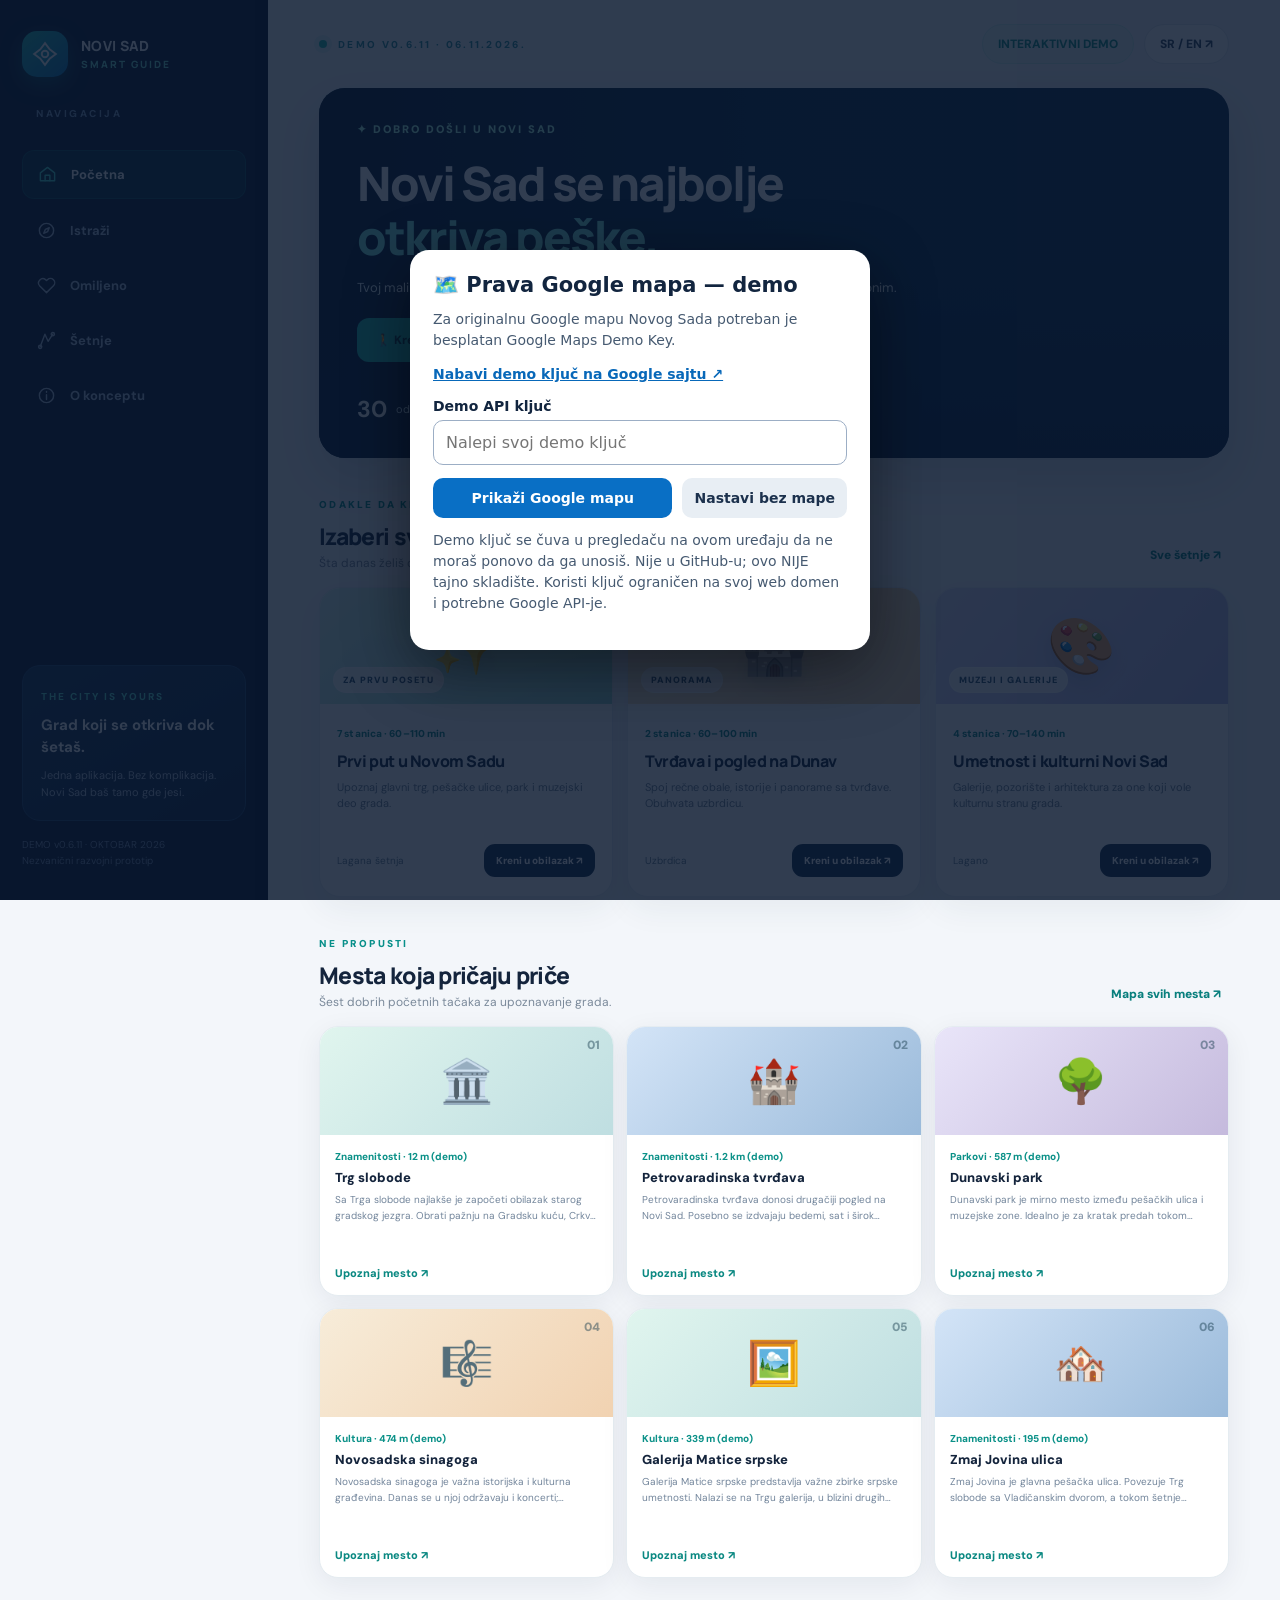
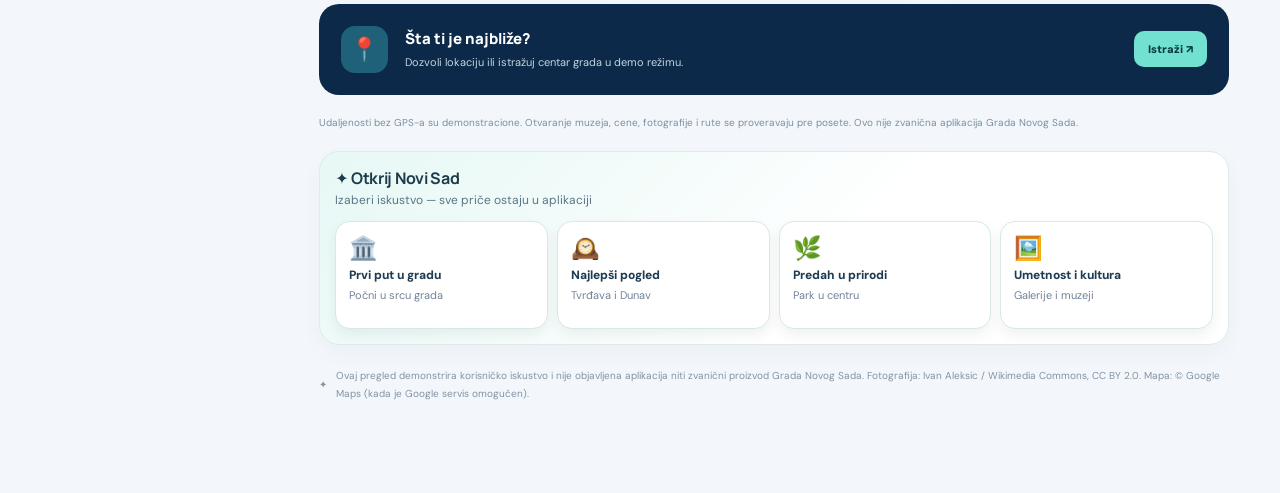
<file: index.html>
<!doctype html>
<html lang="sr">
<head>
  <meta charset="utf-8" />
  <meta name="viewport" content="width=device-width, initial-scale=1, viewport-fit=cover" />
  <meta name="theme-color" content="#0a1532" />
  <link rel="manifest" href="./manifest.webmanifest" />
  <link rel="apple-touch-icon" href="./icons/icon-180.png" />
  <meta name="description" content="Novi Sad Smart Guide — interaktivni koncept turističke aplikacije, oktobar 2026." />
  <title>Novi Sad Smart Guide — interaktivni prototip</title>
  <link rel="preconnect" href="https://fonts.googleapis.com" />
  <link rel="preconnect" href="https://fonts.gstatic.com" crossorigin />
  <link href="https://fonts.googleapis.com/css2?family=DM+Sans:wght@400;500;600;700;800&family=Manrope:wght@400;500;600;700;800&display=swap" rel="stylesheet" />

  <style>
    :root{--navy:#09152e;--navy2:#122849;--ink:#14243c;--muted:#627188;--line:#e8edf2;--teal:#20bfb0;--orange:#fb9869;--bg:#f3f6fa;--white:#fff;--r:19px;--shadow:0 14px 45px rgba(22,43,72,.075)}
    *{box-sizing:border-box}html,body{margin:0;min-height:100%;font-family:'DM Sans',sans-serif;color:var(--ink);background:var(--bg)}button,input{font:inherit}button{cursor:pointer}button:focus-visible,input:focus-visible{outline:3px solid #20bfb0;outline-offset:3px}a{color:inherit}h1,h2,h3,p{margin:0}.hidden{display:none!important}
    .app-shell{display:grid;grid-template-columns:268px minmax(0,1fr);min-height:100vh}
    .sidebar{background:var(--navy);color:#fff;padding:31px 22px;display:flex;flex-direction:column;gap:30px;position:sticky;top:0;height:100vh;overflow:auto}
    .brand{display:flex;align-items:center;gap:13px;text-decoration:none}.logo{width:46px;height:46px;border-radius:15px;background:linear-gradient(140deg,#25bfb3,#1179bd);display:grid;place-items:center;box-shadow:0 7px 22px #22bfb055}.logo svg{width:26px;height:26px}.brand-title{font-family:Manrope,sans-serif;font-weight:800;letter-spacing:.3px;font-size:14px;line-height:1.3}.brand-title small{font-size:10px;letter-spacing:2px;color:#73dacc;display:block;margin-top:3px}.side-label{color:#7f99bb;font-size:10px;letter-spacing:2.5px;font-weight:800;padding:0 14px}.nav{display:flex;flex-direction:column;gap:8px}.nav button{width:100%;border:0;text-align:left;background:none;color:#aec0d8;display:flex;align-items:center;gap:14px;padding:14px 15px;border-radius:12px;font-weight:700;font-size:13px}.nav button svg{width:19px;height:19px;stroke-width:1.8}.nav button:hover,.nav button.active{background:rgba(32,191,176,.15);color:#fff}.nav button.active{border:1px solid rgba(32,191,176,.2)}.nav button.active svg{color:#49ddcf}.sidebar-bottom{margin-top:auto;background:linear-gradient(150deg,#183657,#102340);border:1px solid #25466c;border-radius:18px;padding:18px}.sidebar-bottom span{color:#5de1d3;font-size:10px;letter-spacing:2px;font-weight:800}.sidebar-bottom h3{font-size:15px;line-height:1.5;margin:9px 0 8px}.sidebar-bottom p{font-size:11px;color:#b1c1d6;line-height:1.6}.side-foot{color:#7e92b0;font-size:10px;line-height:1.6;margin-top:-14px}
    .main{min-width:0;padding:24px clamp(20px,4vw,58px) 90px;max-width:1500px;width:100%;margin:auto}.top{display:flex;justify-content:space-between;align-items:center;gap:15px;margin-bottom:24px}.eyebrow{font-size:10px;font-weight:800;letter-spacing:2.3px;color:#2b8f98;text-transform:uppercase}.top-left{display:flex;align-items:center;gap:11px}.dot{width:8px;height:8px;border-radius:50%;background:#20bfae;box-shadow:0 0 0 5px #20bfb01c}.top-right{display:flex;align-items:center;gap:10px}.pill{border:1px solid #e2e8ee;background:#fff;padding:11px 15px;border-radius:100px;font-size:12px;font-weight:800;color:#32465e}.pill.soft{background:#e6f6f3;border-color:#ccf1eb;color:#138f83}.pill.click:hover{background:#edf6f6}.desktop-page-title{font-family:Manrope,sans-serif;font-size:29px;line-height:1.25;letter-spacing:-1.2px;margin-bottom:7px}.subtitle{color:var(--muted);font-size:13px;line-height:1.6}.page-head{margin:0 0 24px}
    .hero{min-height:295px;border-radius:24px;background:linear-gradient(90deg,#07152feF 2%,#0b213aca 50%,#0c244477),url('https://upload.wikimedia.org/wikipedia/commons/7/7a/Panorama_of_Novi_Sad.jpg') center 53%/cover,linear-gradient(135deg,#132d50,#247c89);position:relative;overflow:hidden;color:#fff;padding:40px 42px;box-shadow:var(--shadow);display:flex;flex-direction:column;justify-content:space-between}.hero:before{content:"";position:absolute;width:240px;height:240px;border:1px solid #ffffff25;right:-70px;top:-105px;border-radius:50%;box-shadow:0 0 0 48px #ffffff08,0 0 0 105px #ffffff08}.hero>*{position:relative}.hero-tag{display:inline-flex;align-items:center;gap:8px;border:1px solid #ffffff35;background:#ffffff14;padding:9px 12px;border-radius:100px;font-size:11px;letter-spacing:.5px;align-self:flex-start;font-weight:700}.hero h1{max-width:530px;font-family:Manrope,sans-serif;font-weight:800;letter-spacing:-1.6px;line-height:1.18;font-size:clamp(29px,3vw,46px);margin:20px 0 9px}.hero h1 em{color:#67e2d2;font-style:normal}.hero p{font-size:13px;color:#e1eaf1;line-height:1.7;max-width:520px}.hero-bottom{display:flex;gap:10px;margin-top:20px;flex-wrap:wrap}.btn{border:0;border-radius:12px;padding:13px 19px;display:inline-flex;align-items:center;justify-content:center;gap:9px;font-weight:800;font-size:12px;transition:transform .15s,background .15s}.btn:hover{transform:translateY(-1px)}.btn-primary{background:var(--teal);color:#053540}.btn-primary:hover{background:#41d2c3}.btn-ghost{background:#ffffff20;color:white;border:1px solid #ffffff40}.btn-white{background:#fff;color:#213e5b;border:1px solid var(--line)}.btn svg{width:16px;height:16px}.section-title{display:flex;align-items:center;justify-content:space-between;gap:12px;margin:30px 0 17px}.section-title h2{font-size:18px;font-family:Manrope,sans-serif;letter-spacing:-.5px}.section-title .link{border:0;background:none;color:#178d83;font-size:12px;font-weight:800}.grid-feature{display:grid;grid-template-columns:repeat(3,minmax(0,1fr));gap:14px}.feature{background:#fff;border:1px solid #eaf0f5;border-radius:17px;padding:20px;box-shadow:var(--shadow);text-align:left;min-height:174px;display:flex;flex-direction:column;align-items:flex-start;gap:13px}.feature:hover{border-color:#bde8e4;transform:translateY(-2px)}.feature-ico{width:42px;height:42px;border-radius:13px;display:grid;place-items:center;font-size:20px;background:#eaf9f5}.feature:nth-child(2) .feature-ico{background:#fff1e6}.feature:nth-child(3) .feature-ico{background:#edf2fd}.feature:nth-child(4) .feature-ico{background:#f1f0fb}.feature:nth-child(5) .feature-ico{background:#e9f4fd}.feature:nth-child(6) .feature-ico{background:#fceff3}.feature strong{font-size:13px}.feature small{color:#79899b;font-size:11px;line-height:1.5;display:block;margin-top:5px}.section-split{display:grid;grid-template-columns:minmax(0,1.58fr) minmax(260px,1fr);gap:18px}.info-banner{background:#fff;border:1px solid var(--line);border-radius:18px;padding:20px;box-shadow:var(--shadow);display:flex;gap:15px;align-items:flex-start}.info-banner .bubble{flex:0 0 42px;height:42px;border-radius:13px;background:#e8f8f4;display:grid;place-items:center;color:#188d84;font-size:20px}.info-banner strong{font-size:14px}.info-banner p{color:#6f8093;line-height:1.6;margin-top:6px;font-size:12px}.notice-orange{background:#fff4ee;border:1px solid #ffe3d0;padding:16px 18px;border-radius:16px;color:#8e4d30;font-size:12px;line-height:1.6}.prototype-note{margin-top:22px;color:#8b99a8;font-size:10px;line-height:1.7}
    .filter-bar{display:flex;gap:8px;align-items:center;flex-wrap:wrap;margin:20px 0 17px}.chip{border-radius:100px;padding:10px 14px;border:1px solid #e1e9ee;background:#fff;font-size:12px;color:#697a8e;font-weight:800}.chip.active{background:#102847;border-color:#102847;color:#fff}.map-layout{display:grid;grid-template-columns:minmax(0,1.6fr) minmax(280px,1fr);gap:16px;align-items:start}.map-wrap{position:relative;border:1px solid #dfe8ec;background:#e6f0ee;border-radius:20px;height:535px;overflow:hidden;box-shadow:var(--shadow)}#map{height:100%;width:100%;background:linear-gradient(120deg,#d7e9dc,#f0ece0)}.map-cover{position:absolute;inset:0;background:#e3eee6;overflow:hidden;display:none;align-items:center;justify-content:center}.map-cover .roads{position:absolute;inset:-20%;transform:rotate(-12deg);background:repeating-linear-gradient(0deg,transparent 0 50px,#fff 51px 63px,transparent 64px 115px),repeating-linear-gradient(90deg,transparent 0 65px,#f9fcfb 66px 79px,transparent 80px 153px)}.map-cover .river{position:absolute;inset:30% -40% 27% 6%;transform:rotate(-24deg);background:#a9d7df;border-radius:48%;box-shadow:0 0 0 15px #cae6e5}.map-cover p{position:absolute;bottom:20px;background:#ffffffe0;padding:12px;border-radius:9px;color:#476170;font-size:12px;text-align:center;max-width:260px}.map-badge{position:absolute;top:17px;left:17px;z-index:500;background:#fff;padding:11px 15px;border-radius:12px;box-shadow:0 6px 22px #0001;display:flex;align-items:center;gap:9px;font-size:11px;font-weight:800}.map-badge .pulse{width:9px;height:9px;border-radius:50%;background:#1fc2b2;box-shadow:0 0 0 5px #17b7a92a}.map-actions{position:absolute;bottom:20px;left:18px;right:18px;display:flex;gap:10px;z-index:500}.map-actions button{box-shadow:0 10px 25px #0002}.map-actions .btn{white-space:nowrap}.map-actions .btn-white{background:#fff}.map-actions .btn-primary{background:#122d50;color:#fff}.radius-select{margin-left:auto;border:1px solid var(--line);padding:10px 13px;background:#fff;border-radius:13px;color:#355063;font-weight:800;font-size:12px}.results-panel{background:#fff;border-radius:20px;padding:20px;border:1px solid var(--line);box-shadow:var(--shadow);height:535px;overflow:auto}.panel-title{display:flex;justify-content:space-between;align-items:center;margin-bottom:16px}.panel-title strong{font-size:14px}.counter{color:#0a9386;background:#e1f7f2;border-radius:100px;padding:6px 9px;font-size:11px;font-weight:800}.search{width:100%;border:1px solid #e1e9ef;background:#f7f9fb;border-radius:11px;padding:12px 13px;font-size:12px;margin-bottom:13px;outline:none}.place{display:flex;gap:12px;padding:14px 2px;border-bottom:1px solid #eef2f5;cursor:pointer;align-items:center}.place:hover .place-name{color:#0f9f95}.place:last-child{border-bottom:0}.place-icon{flex:0 0 47px;height:49px;display:grid;place-items:center;border-radius:13px;font-size:22px;background:linear-gradient(145deg,#e9f4f1,#def1ed)}.place-icon.park{background:#e9f5e7}.place-icon.culture{background:#f6edfa}.place-name{font-size:12px;font-weight:800;margin-bottom:5px}.place-sub{font-size:10px;color:#91a0ae;line-height:1.5}.place-fav{margin-left:auto;border:0;background:transparent;font-size:18px;color:#f39b6e;padding:6px}.map-pin{background:#fff;border:3px solid #1db9ac;width:36px;height:36px;border-radius:13px;display:grid;place-items:center;font-size:19px;box-shadow:0 6px 15px #122b4440}.leaflet-div-icon{background:transparent;border:0}.leaflet-popup-content-wrapper{border-radius:14px}.leaflet-popup-content{font-family:'DM Sans',sans-serif}
    .tour-hero{background:linear-gradient(135deg,#092541,#1f5d65);color:#fff;padding:24px;border-radius:20px;margin-bottom:18px}.tour-hero h2{font-family:Manrope,sans-serif;font-size:23px;margin:8px 0}.tour-hero p{font-size:12px;line-height:1.7;color:#c7dfdf}.route-steps{background:#fff;border:1px solid var(--line);border-radius:18px;padding:23px}.step{display:flex;gap:15px;padding-bottom:22px;position:relative}.step:not(:last-child):before{content:"";position:absolute;top:30px;bottom:0;width:2px;background:#d9eeeb;left:15px}.step:last-child{padding:0}.num{width:31px;height:31px;display:grid;place-items:center;border-radius:50%;color:#007c76;background:#d9f8f0;font-size:11px;font-weight:800;z-index:1;flex:0 0 31px}.step h3{font-size:13px;margin:4px 0 4px}.step p{font-size:11px;color:#7f91a0}.step button{margin-left:auto;align-self:flex-start;border:0;border-radius:9px;background:#e9f8f3;color:#168b81;font-size:11px;font-weight:800;padding:9px 11px}.empty{padding:44px 17px;text-align:center;color:#7f90a0;font-size:13px;line-height:1.7}.empty .illustration{font-size:40px;display:block;margin-bottom:12px}
    .modal-shade{position:fixed;inset:0;background:#071528ab;z-index:1500;display:flex;align-items:center;justify-content:center;padding:18px;backdrop-filter:blur(4px)}.modal{width:min(100%,500px);background:#fff;border-radius:23px;overflow:hidden;box-shadow:0 30px 100px #07152855;max-height:min(90vh,760px);overflow-y:auto}.modal-visual{height:176px;position:relative;background:linear-gradient(145deg,#102f50,#167d87);display:flex;align-items:center;justify-content:center;color:#fff}.modal-visual .large-emoji{font-size:86px;filter:drop-shadow(0 15px 20px #0003)}.modal-topper{position:absolute;top:17px;left:22px;border:1px solid #ffffff77;background:#ffffff29;border-radius:30px;padding:7px 10px;font-size:10px;font-weight:800}.modal-close{position:absolute;right:16px;top:16px;background:#ffffffde;color:#142940;border:0;border-radius:100px;width:33px;height:33px;font-weight:900;font-size:17px}.modal-body{padding:26px}.modal-body h2{font-size:23px;font-family:Manrope,sans-serif;letter-spacing:-.7px;margin:5px 0 10px}.modal-body p{font-size:13px;line-height:1.8;color:#65798b}.detail-tag{color:#189b90;font-size:10px;letter-spacing:1.5px;font-weight:800}.detail-facts{display:flex;gap:9px;flex-wrap:wrap;margin:19px 0}.detail-facts span{border:1px solid #e4ecf0;padding:9px 11px;border-radius:9px;font-size:10px;color:#577085;font-weight:700}.modal-actions{display:flex;gap:9px;flex-wrap:wrap}.modal-actions .btn{flex:1;min-width:110px}.toast{position:fixed;right:24px;bottom:24px;z-index:3000;background:#112e42;color:#fff;padding:15px 19px;border-radius:15px;max-width:390px;box-shadow:0 20px 40px #0003;font-size:12px;line-height:1.6;display:none}.toast.show{display:block}.footnote{display:flex;align-items:center;gap:9px;margin-top:22px;color:#8293a5;font-size:10px;line-height:1.8}.mobile-nav{display:none}
    @media(max-width:1100px){.app-shell{grid-template-columns:220px minmax(0,1fr)}.sidebar{padding:24px 15px}.main{padding:23px 24px 70px}.hero{min-height:265px}.grid-feature{grid-template-columns:repeat(2,minmax(0,1fr))}.map-layout{grid-template-columns:1fr}.results-panel{height:auto;max-height:410px}.map-wrap{height:420px}.section-split{grid-template-columns:1fr}}
    @media(max-width:740px){.app-shell{display:block}.sidebar{display:none}.main{padding:16px 15px 104px}.top{margin-bottom:18px}.top-right .pill.soft{display:none}.pill{padding:10px 12px}.hero{min-height:290px;border-radius:21px;padding:26px 23px}.hero h1{font-size:34px;margin:16px 0 7px}.hero p{font-size:12px}.hero-bottom .btn{padding:12px}.grid-feature{grid-template-columns:repeat(2,minmax(0,1fr));gap:10px}.feature{min-height:150px;padding:16px;gap:10px}.feature small{font-size:10px}.section-title{margin:25px 0 14px}.map-wrap{height:425px}.map-actions{flex-wrap:wrap;bottom:13px;left:10px;right:10px}.map-actions .btn{padding:11px;font-size:11px}.radius-select{font-size:11px;padding:9px}.map-badge{top:13px;left:11px}.desktop-page-title{font-size:24px}.mobile-nav{display:grid;grid-template-columns:repeat(5,1fr);position:fixed;bottom:0;left:0;right:0;z-index:1000;background:#fff;border-top:1px solid #e7edf2;padding:9px 8px calc(9px + env(safe-area-inset-bottom));box-shadow:0 -9px 30px #20355012}.mobile-nav button{display:flex;flex-direction:column;align-items:center;gap:4px;background:none;border:0;color:#8494a6;font-size:9px;font-weight:800}.mobile-nav button svg{width:21px;height:21px}.mobile-nav button.active{color:#178e88}.modal-shade{padding:10px}.modal-visual{height:155px}.modal-body{padding:21px}.toast{left:14px;bottom:90px;right:14px}.chip{font-size:11px;padding:9px 12px}}
    .map-badge{max-width:calc(100% - 85px);line-height:1.35}.map-badge span:last-child{overflow-wrap:anywhere}.map-actions{align-items:center}.map-actions button{max-width:46%;white-space:normal;text-align:center}.map-cover{z-index:2}.map-actions,.map-badge{z-index:500}
    @media(max-width:740px){.map-actions button{font-size:10px;max-width:45%;padding:10px 9px}.radius-select{margin-left:0;max-width:30%;padding:10px 6px}.map-badge{font-size:10px;max-width:75%}}
    @media(prefers-reduced-motion:reduce){*,*:before,*:after{scroll-behavior:auto!important;transition:none!important}}

    /* Modern vector map experience; attribution remains visible. */
    #map{position:absolute;inset:0;width:100%;height:100%;background:#e9f0f2}
    .maplibregl-map{font-family:'DM Sans',sans-serif}
    .maplibregl-ctrl-top-right{top:76px;right:12px}
    .maplibregl-ctrl-group{border:1px solid #e4ebed!important;border-radius:13px!important;overflow:hidden;box-shadow:0 8px 26px #10284718!important}
    .maplibregl-ctrl-attrib{background:#ffffffdd!important;font-size:10px!important;border-radius:8px 0 0 0}
    .map-style-control{position:absolute;z-index:501;top:76px;left:16px;display:flex;gap:3px;padding:5px;background:#fff;border:1px solid #e5ebef;border-radius:13px;box-shadow:0 8px 25px #10284718}
    .map-style-control button{font-size:11px;padding:9px 11px;border:0;border-radius:9px;background:transparent;color:#536c82;font-weight:800}
    .map-style-control button.active{background:#142c4d;color:#fff}
    .map-style-control button:focus-visible{outline:2px solid #20bfb0}
    .map-pin{width:39px;height:39px;border:2px solid white;border-radius:14px;background:#fff;box-shadow:0 4px 15px #132c4160;display:grid;place-items:center;font-size:19px;cursor:pointer;transition:transform .15s ease}
    .map-pin:hover{transform:translateY(-3px) scale(1.06)}
    .map-pin.park{background:#e5f6e5}.map-pin.culture{background:#f5ecfc}
    .user-position-marker{width:20px;height:20px;border-radius:50%;background:#028dc5;border:4px solid #fff;box-shadow:0 0 0 5px #018dca45,0 3px 11px #19344f55}
    .map-cover{z-index:2;background:#e5eef0}
    .map-cover .roads,.map-cover .river{display:none}
    .map-error-content{text-align:center;padding:25px 20px;max-width:320px;position:relative;z-index:2}
    .map-error-content strong{font:800 18px Manrope,sans-serif;display:block;margin-bottom:8px}
    .map-error-content p{position:static;background:none;padding:0;color:#466174;font-size:13px;margin-bottom:14px;max-width:initial}
    .map-error-content button{border:0;border-radius:12px;background:#102847;color:#fff;font-weight:800;padding:11px 15px}
    .gps-inline-status{position:absolute;bottom:82px;left:18px;right:18px;z-index:500;max-width:440px;border-radius:12px;background:#ffffffed;color:#3c6074;border:1px solid #dae7e9;padding:9px 12px;font-size:11px;font-weight:700;box-shadow:0 7px 24px #10284712}
    .gps-inline-status.error{color:#a34d37;background:#fff8f4;border-color:#f5d4c5}
    @media(max-width:740px){.map-style-control{top:72px;left:12px}.map-style-control button{padding:8px;font-size:10px}.maplibregl-ctrl-top-right{top:70px;right:9px}.gps-inline-status{bottom:83px;left:12px;right:12px;font-size:10px}.map-badge{top:13px;left:12px}}

    /* v0.3.6: visible fallback with reason, so map errors aren't blank mystery screens. */
    #mapFallback{padding:0;justify-content:stretch;align-items:stretch;background:#e5eff2}
    #mapFallback iframe{border:0;width:100%;height:100%;position:absolute;inset:0;opacity:.98}
    #mapFallback .map-error-content{position:absolute;left:12px;right:12px;top:76px;margin:auto;background:rgba(255,255,255,.96);padding:13px 16px;border:1px solid #dce8ef;box-shadow:0 8px 34px rgba(9,26,49,.17);border-radius:13px;max-width:360px}
    #mapFallback .map-error-content strong{font-size:14px;margin-bottom:5px}
    #mapFallback .map-error-content p{font-size:11px;margin-bottom:10px;line-height:1.5}
    #mapFallback .map-error-buttons{display:flex;align-items:center;justify-content:center;gap:7px;flex-wrap:wrap}
    #mapFallback .map-error-buttons button{padding:8px 10px;font-size:11px}
    #mapFallback .map-error-buttons a{font-size:11px;font-weight:800;background:#ecf5f7;padding:8px 10px;border-radius:11px;text-decoration:none;color:#123c52}
    @media(max-width:740px){#mapFallback .map-error-content{top:115px;left:8px;right:8px}}
  
/* Lightweight interactive map v0.3.6 */
.tour-raster{position:relative;overflow:hidden;user-select:none;-webkit-user-select:none;touch-action:none;overscroll-behavior:contain;cursor:grab;background:#e2eced}
.tour-raster:active{cursor:grabbing}
.raster-tiles{position:absolute;inset:0;pointer-events:none;overflow:visible;transform-origin:50% 50%;will-change:transform}
.raster-tile{position:absolute;object-fit:fill;max-width:none;user-select:none}
.raster-tiles.raster-soft{filter:saturate(.50) contrast(.96) brightness(1.05)}
.raster-overlay{position:absolute;inset:0;pointer-events:none;transform-origin:50% 50%;will-change:transform}
.raster-circle{position:absolute;transform:translate(-50%,-50%);border-radius:50%;pointer-events:none}
.raster-search-radius{border:2px dashed rgba(4,142,138,.55);background:rgba(19,191,175,.07)}
.raster-accuracy{border:1px solid rgba(35,137,207,.5);background:rgba(21,135,229,.13)}
.raster-you{position:absolute;transform:translate(-50%,-50%);width:18px;height:18px;border:3px solid #fff;border-radius:50%;background:#1688f2;box-shadow:0 0 0 7px #1d96e82b,0 2px 9px #1238}
.raster-pin{position:absolute;transform:translate(-50%,-100%);width:40px;height:40px;display:grid;place-items:center;font-size:20px;border:3px solid #fff;border-radius:13px;background:#effffb;box-shadow:0 5px 15px #052d4460;pointer-events:auto;cursor:pointer}
.raster-pin:hover{transform:translate(-50%,-105%) scale(1.08);background:#d0f7ee}
.raster-pin:focus-visible{outline:3px solid #008a82}
.raster-zoom{position:absolute;top:12px;right:12px;display:flex;flex-direction:column;z-index:6;border:1px solid #dce6eb;border-radius:12px;overflow:hidden;box-shadow:0 3px 12px #132b2833}
.raster-zoom button{width:37px;height:38px;border:0;background:#fff;color:#17334f;font-size:24px;line-height:1}
.raster-zoom button+button{border-top:1px solid #e4e8ec}
.raster-attribution{position:absolute;bottom:2px;right:7px;z-index:6;background:#ffffffe9;border-radius:5px;font-size:10px;color:#2d4556;padding:3px 5px}
.raster-attribution a{color:inherit}
@media(max-width:740px){.raster-zoom{top:8px;right:8px}.raster-pin{width:36px;height:36px;font-size:18px}}


/* v0.3.6 — refined cartography and internal route panel */
.raster-tiles.raster-modern{filter:saturate(.69) contrast(.91) brightness(1.08) hue-rotate(-4deg)}
.raster-tiles.raster-soft{filter:saturate(.26) contrast(.86) brightness(1.1)}
.map-wrap{border-radius:26px;box-shadow:0 20px 45px rgba(19,45,64,.12)}
.raster-pin{border:2px solid rgba(255,255,255,.97);background:linear-gradient(150deg,#ffffff,#e5fbf6);border-radius:16px;box-shadow:0 5px 16px rgba(10,60,80,.25),0 1px 2px rgba(0,0,0,.07);transition:transform .15s ease,box-shadow .15s ease}
.raster-pin:hover{box-shadow:0 12px 24px #0e4a6c50}
.raster-route{position:absolute;inset:0;width:100%;height:100%;pointer-events:none;overflow:visible;filter:drop-shadow(0 2px 5px #2189e855)}
.route-end-marker{position:absolute;z-index:4;transform:translate(-50%,-100%);background:#163958;border:3px solid white;border-radius:15px 15px 15px 4px;color:#fff;width:40px;height:40px;display:grid;place-items:center;font-size:24px;box-shadow:0 5px 15px #16395860}
#routePanel{position:absolute;left:14px;right:14px;top:117px;z-index:510;background:#ffffffed;backdrop-filter:blur(16px);-webkit-backdrop-filter:blur(16px);border:1px solid #d9e8ee;border-radius:19px;padding:16px;box-shadow:0 12px 35px #17354e33;max-width:450px}
.route-panel-head{display:flex;gap:12px;align-items:flex-start;justify-content:space-between}.route-panel-head strong{font:800 14px Manrope,sans-serif}.route-panel-head p{font-size:11px;color:#627c91;margin-top:4px;line-height:1.45}
.route-close{border:0;border-radius:10px;background:#e8f0f4;color:#21435a;font-size:18px;width:32px;height:32px;flex:none}
.route-stats{display:flex;gap:8px;margin-top:13px;flex-wrap:wrap}.route-stats span{background:#e7f6fc;color:#1e6589;font-weight:800;font-size:12px;padding:9px 11px;border-radius:10px}
.route-steps-preview{max-height:155px;overflow:auto;margin-top:12px;padding-left:17px;color:#49657b;font-size:11px;line-height:1.6}.route-steps-preview li{margin-bottom:5px}
.route-panel-foot{color:#667f90;font-size:10px;margin-top:9px;line-height:1.5}
.route-panel-actions{display:flex;flex-wrap:wrap;gap:7px;margin-top:11px}.route-panel-actions button,.route-panel-actions a{border:0;border-radius:10px;background:#163958;color:#fff;padding:10px 12px;font-size:11px;font-weight:800;text-decoration:none}.route-panel-actions a{background:#ebf3f6;color:#174d6b}
@media(max-width:740px){#routePanel{top:126px;left:8px;right:8px;padding:12px}.route-steps-preview{max-height:94px}.map-actions{bottom:12px;left:8px;right:8px;gap:5px}.map-actions .btn{padding:9px 11px;font-size:10px}}


/* v0.3.6 navigation: hiding instructions never deletes the route */
.route-close{font-weight:900;font-size:18px;line-height:1;transition:background .2s}
.route-close:hover{background:#d5e9f2}
.route-restore{position:absolute;z-index:510;left:16px;bottom:86px;max-width:calc(100% - 32px);border:1px solid #d5e8f0;background:#fff;border-radius:16px;padding:12px 15px;color:#163958;font-size:12px;font-weight:850;box-shadow:0 9px 30px rgba(13,56,84,.26);display:flex;align-items:center;gap:12px}
.route-restore .route-rest-arrow{font-size:17px;color:#0b8b94}
.route-end-btn{background:#edf0f2!important;color:#536474!important}
.map-poi-toggle{position:absolute;top:126px;left:16px;z-index:505;border:1px solid rgba(197,225,228,.9);border-radius:12px;background:rgba(255,255,255,.96);padding:10px 13px;box-shadow:0 8px 24px rgba(9,40,60,.14);color:#214b63;font-weight:800;font-size:11px}
.map-poi-toggle:disabled{opacity:.65;cursor:wait}
.map-poi-status{position:absolute;top:173px;left:16px;max-width:330px;z-index:505;background:#fffef3;border:1px solid #ebe0b6;border-radius:12px;padding:10px;color:#726134;font-size:11px;line-height:1.45;box-shadow:0 6px 16px #1b3e4b18}
.raster-poi{position:absolute;transform:translate(-50%,-50%);pointer-events:auto;background:#fff;border:2px solid rgba(252,254,255,.96);box-shadow:0 4px 11px #15364a35;border-radius:50%;width:31px;height:31px;display:grid;place-items:center;font-size:14px;cursor:pointer;z-index:3}
.raster-poi:hover,.raster-poi:focus-visible{outline:3px solid #21baac;transform:translate(-50%,-50%) scale(1.12)}
.poi-popup{position:absolute;z-index:512;right:12px;bottom:86px;width:min(315px,calc(100% - 24px));padding:15px 17px;border:1px solid #d9e8ef;background:#fff;border-radius:17px;box-shadow:0 15px 45px rgba(13,43,65,.28)}
.poi-popup strong{display:block;font:800 15px Manrope,sans-serif;margin:7px 28px 7px 0;line-height:1.35;color:#122e49}
.poi-popup-label{color:#078f8a;font-size:10px;font-weight:900;letter-spacing:.4px}
.poi-popup p{color:#6c7c8c;font-size:11px;line-height:1.5}
.poi-popup-x{position:absolute;right:12px;top:10px;border:0;background:#edf3f6;border-radius:9px;width:29px;height:29px;font-size:19px;color:#24475f}
.poi-popup-actions{display:flex;gap:8px;margin-top:12px;align-items:center}
.poi-popup-actions button,.poi-popup-actions a{background:#173753;color:#fff;border:0;border-radius:10px;padding:9px 12px;font-size:11px;font-weight:800;text-decoration:none}
.poi-popup-actions a{background:#eff5f5;color:#164058}
@media(min-width:900px){.map-wrap{height:585px}.results-panel{height:585px}}
@media(max-width:740px){.map-poi-toggle{top:120px;left:12px;padding:9px;font-size:10px}.map-poi-status{top:158px;left:12px;right:12px;max-width:none;font-size:10px}.route-restore{bottom:80px;left:9px}.poi-popup{bottom:87px;right:8px}.map-wrap{height:490px}}


    /* v0.4.0 navigation UI. These controls stay fixed when the map underneath rotates. */
    .raster-heading-arrow{position:absolute;top:-7px;left:50%;width:0;height:0;border-left:8px solid transparent;border-right:8px solid transparent;border-bottom:17px solid #0874cf;transform-origin:50% 100%;filter:drop-shadow(0 1px 2px #fff)}
    .heading-controls{position:absolute;top:160px;right:10px;z-index:505;display:flex;flex-direction:column;gap:7px}
    .heading-controls button{border:1px solid #d8e5eb;background:#fff;color:#163354;box-shadow:0 4px 15px #193b5130;border-radius:12px;min-width:50px;padding:9px 10px;font-size:11px;font-weight:800;display:flex;align-items:center;justify-content:center;flex-direction:column;gap:1px}
    .heading-controls button.active{background:#123958;color:#fff}
    .heading-controls .bearing-needle{display:block;font-size:19px;line-height:22px;font-weight:900;color:#dc5b4d;transform-origin:center;transition:transform .14s linear}
    .heading-controls button.active .bearing-needle{color:#59f4de}
    .heading-status{position:absolute;z-index:505;top:88px;right:13px;max-width:170px;text-align:right;background:#ffffffed;padding:6px 9px;border-radius:9px;color:#345773;font-size:10px;box-shadow:0 3px 12px #102b4918}
    .nav-hud{position:absolute;left:11px;right:11px;bottom:92px;z-index:512;display:flex;gap:11px;align-items:center;background:#0e2a48ed;color:#fff;border-radius:16px;border:1px solid #66bcda55;box-shadow:0 10px 28px #0a1b3450;padding:11px 13px;max-width:540px;backdrop-filter:blur(12px)}
    .nav-hud .nav-arrow{flex:0 0 36px;height:36px;display:grid;place-items:center;font-size:25px;color:#5de6e0;transition:transform .15s linear}
    .nav-hud strong{font-size:12px;display:block}.nav-hud small{font-size:10px;color:#d2e2ee;display:block;margin-top:3px;line-height:1.45}
    .nav-hud button{border:1px solid #d9e9f477;color:#fff;background:#ffffff19;border-radius:9px;padding:8px;font-size:11px;font-weight:800;margin-left:auto}
    .nav-live-controls{position:absolute;z-index:512;left:11px;bottom:164px;display:flex;gap:7px}
    .nav-live-controls button{border:0;background:#fff;color:#183c59;border-radius:10px;box-shadow:0 3px 17px #193b5130;padding:9px 11px;font-size:11px;font-weight:800}
    .nav-live-controls button.active{background:#0e5367;color:#fff}
    @media(max-width:740px){.heading-controls{top:172px;right:8px}.heading-controls button{min-width:45px;padding:7px 8px;font-size:10px}.heading-status{top:85px;right:8px}.nav-hud{bottom:95px;padding:9px;left:8px;right:8px}.nav-live-controls{bottom:166px;left:8px}.route-restore{bottom:176px;left:8px}.nav-hud small{font-size:9px}.map-wrap{height:550px}}

/* v0.4.0 place content, accessibility and navigation */
.nav-reroute{background:#fdf2d8!important;color:#1d3850!important;font-weight:800!important}
.nearby-title{font-size:15px;margin:18px 0 8px}
.nearby-grid{display:grid;gap:7px}
.nearby-place{display:flex;align-items:center;gap:9px;width:100%;padding:10px 12px;border:1px solid #dfebee;border-radius:12px;background:#f8fbfc;color:#18324d;text-align:left;cursor:pointer}
.nearby-place span{font-size:20px}.nearby-place strong{font-size:12px;flex:1}.nearby-place small{color:#658198}
.place-source a{color:#126f89;text-decoration:underline;font-weight:700;font-size:12px}
.detail-disclaimer{padding:9px 12px;background:#fff5e5;color:#77551c;border-radius:10px;font-size:11px;line-height:1.5}
.walk-card{border:1px solid #dae7ee;border-radius:18px;background:#fff;overflow:hidden;margin:14px 0 22px}
.walk-card-head{padding:22px;background:#102b4a;color:#fff}.walk-card-head h2{margin:10px 0;font-size:21px}.walk-card-head p{opacity:.8;font-size:12px}
.walk-card .route-steps{padding:10px 18px 17px}
@media(max-width:740px){.nav-hud{gap:6px}.nav-hud .nav-reroute{padding:6px;font-size:10px}.nav-hud strong{font-size:11px}.nav-hud .nav-arrow{flex-basis:23px}.walk-card-head{padding:16px}}
</style>
<link rel="stylesheet" href="./discovery-v050.css?v=071" />
</head>
<body>
<div class="app-shell">
  <aside class="sidebar">
    <a class="brand" href="#home" onclick="showPage('home');return false">
      <div class="logo"><svg viewBox="0 0 24 24" fill="none" stroke="white" stroke-width="1.8"><path d="M12 2 16.3 7.7 22 12l-5.7 4.3L12 22l-4.3-5.7L2 12l5.7-4.3L12 2Z"/><circle cx="12" cy="12" r="3"/></svg></div>
      <div class="brand-title">NOVI SAD<small>SMART GUIDE</small></div>
    </a>
    <div class="side-label" data-i18n="navigation">NAVIGACIJA</div>
    <nav class="nav" id="sideNav"></nav>
    <div class="sidebar-bottom"><span>THE CITY IS YOURS</span><h3 data-i18n="sideHeadline">Grad koji se otkriva dok šetaš.</h3><p data-i18n="sideText">Jedna aplikacija. Bez komplikacija. Novi Sad baš tamo gde jesi.</p></div>
    <p class="side-foot" data-i18n="prototypeFoot">DEMO v0.6.11 · Google Maps · OKTOBAR 2026<br>Nezvanični razvojni prototip</p>
  </aside>
  <main class="main">
    <header class="top"><div class="top-left"><div class="dot"></div><span class="eyebrow" data-i18n="previewLabel">DEMO v0.6.11 · 06.11.2026.</span></div><div class="top-right"><span class="pill soft" data-i18n="demoLabel">INTERAKTIVNI DEMO</span><button id="langBtn" class="pill click" onclick="toggleLang()" aria-label="Promeni jezik">SR / EN ↗</button></div></header>
    <div id="page"></div>
    <div class="footnote"><span>✦</span><span data-i18n="footer">Ovaj pregled demonstrira korisničko iskustvo i nije objavljena aplikacija niti zvanični proizvod Grada Novog Sada. Fotografija: Ivan Aleksic / Wikimedia Commons, CC BY 2.0. Mapa: © Google Maps (kada je Google servis omogućen).</span></div>
  </main>
</div>
<nav class="mobile-nav" id="mobileNav" aria-label="Glavna navigacija"></nav>
<div class="modal-shade hidden" id="modalShade" onclick="if(event.target===this) closeModal()"><div class="modal" id="modal" role="dialog" aria-modal="true" aria-labelledby="modalTitle"></div></div>
<div class="toast" id="toast" role="status" aria-live="polite"></div>
<!-- Google Maps browser SDK is loaded after a visitor enters their own test key. -->
<script>
// Upgrade bridge must stay inline: v0.6.5 workers can return stale external scripts.
if ('serviceWorker' in navigator && ['https:', 'http:'].includes(location.protocol)) {
  const wasControlled = Boolean(navigator.serviceWorker.controller);
  let reloading = false;
  navigator.serviceWorker.addEventListener('controllerchange', () => {
    if (!wasControlled || reloading) return;
    reloading = true;
    location.reload(); // Switch the whole document to the atomically installed release.
  });
  window.addEventListener('load', () => {
    navigator.serviceWorker.register('./sw.js', {updateViaCache:'none'})
      .then(registration => registration.update()).catch(() => {});
  });
}
</script>
<script src="./google-maps-config.js?v=071"></script>
<script src="./google-maps-engine.js?v=071"></script>
<script>
'use strict';
const center={lat:45.25565,lng:19.84563};
const MAP_STYLES={modern:"standard",minimal:"soft"};
const places=[
{id:'trg',sr:'Trg slobode',en:'Liberty Square',cat:'sights',emoji:'🏛️',lat:45.25562,lng:19.84548,descriptionSr:'Glavni gradski trg i odlična polazna tačka za upoznavanje centra Novog Sada.',descriptionEn:'The city’s central square and a perfect starting point for exploring Novi Sad.'},
{id:'crkva',sr:'Crkva Imena Marijinog',en:'Name of Mary Church',cat:'sights',emoji:'⛪',lat:45.255651,lng:19.845630,descriptionSr:'Prepoznatljiva neogotička crkva u samom srcu Novog Sada, na Trgu slobode.',descriptionEn:'A distinctive Gothic Revival church in the heart of Novi Sad, on Liberty Square.'},
{id:'tvrdjava',sr:'Petrovaradinska tvrđava',en:'Petrovaradin Fortress',cat:'sights',emoji:'🏰',lat:45.25236,lng:19.86089,descriptionSr:'Jedna od najpoznatijih znamenitosti grada, sa pogledom na Dunav i Novi Sad.',descriptionEn:'One of the city’s best-known landmarks, overlooking the Danube and Novi Sad.'},
{id:'dunavski',sr:'Dunavski park',en:'Danube Park',cat:'parks',emoji:'🌳',lat:45.2574,lng:19.8527,descriptionSr:'Mirna zelena oaza na nekoliko minuta od pešačke zone u centru.',descriptionEn:'A peaceful green space a short walk from the pedestrian centre.'},
{id:'muzej',sr:'Muzej Vojvodine',en:'Museum of Vojvodina',cat:'culture',emoji:'🏺',lat:45.2577,lng:19.85375,descriptionSr:'Mesto za otkrivanje kulturne i istorijske baštine Vojvodine.',descriptionEn:'Discover the culture and history of the Vojvodina region.'},
{id:'zmaj',sr:'Zmaj Jovina ulica',en:'Zmaj Jovina Street',cat:'sights',emoji:'🏘️',lat:45.25585,lng:19.8481,descriptionSr:'Jedna od najpoznatijih pešačkih ulica, sa istorijskim fasadama i gradskim ritmom.',descriptionEn:'A celebrated pedestrian street with historic facades and a lively atmosphere.'},
{id:'sinagoga',sr:'Novosadska sinagoga',en:'Novi Sad Synagogue',cat:'culture',emoji:'🎼',lat:45.2545,lng:19.8398,descriptionSr:'Upečatljiva kulturno-istorijska građevina poznata i kao koncertni prostor.',descriptionEn:'An impressive historic landmark also known as a concert venue.'},
{id:'galerija',sr:'Galerija Matice srpske',en:'Gallery of Matica Srpska',cat:'culture',emoji:'🖼️',lat:45.252601,lng:19.845808,descriptionSr:'Umetnička galerija na Trgu galerija 1, sa važnim zbirkama srpske umetnosti.',descriptionEn:'Art museum at Trg galerija 1, presenting important collections of Serbian art.',source:'https://www.digitalizacija.ns.rs/sr/institucije/galerija-matice-srpske'},
{id:'snp',sr:'Srpsko narodno pozorište',en:'Serbian National Theatre',cat:'culture',emoji:'🎭',lat:45.2550863,lng:19.8427834,descriptionSr:'Jedna od najvažnijih kulturnih institucija u Novom Sadu, na Pozorišnom trgu 1.',descriptionEn:'A landmark performing arts institution at Pozorišni trg 1.',source:'https://www.snp.org.rs/'},
{id:'dunavska',sr:'Dunavska ulica',en:'Dunavska Street',cat:'sights',emoji:'🏘️',lat:45.256231,lng:19.851065,descriptionSr:'Stara gradska pešačka ulica koja povezuje Zmaj Jovinu ulicu i Dunavski park.',descriptionEn:'Historic pedestrian street connecting Zmaj Jovina Street to Danube Park.',source:'https://novisad.travel/arhitektura-single/dunavska-ulica/'},
{id:'vladicanski',sr:'Vladičanski dvor',en:'Bishop’s Palace',cat:'sights',emoji:'🏰',lat:45.2570,lng:19.8479,descriptionSr:'Istorijska rezidencija episkopa Bačke eparhije na kraju Zmaj Jovine ulice.',descriptionEn:'Historic bishop’s residence at the end of Zmaj Jovina pedestrian street.',source:'https://novisad.rs/eng/tourism'},
{id:'gradskakuca',sr:'Gradska kuća',en:'Novi Sad City Hall',cat:'sights',emoji:'🏛️',lat:45.254809,lng:19.844404,descriptionSr:'Neorenesansno zdanje na Trgu slobode, izgrađeno krajem 19. veka.',descriptionEn:'Neo-Renaissance city hall on Liberty Square, dating to the late 19th century.',source:'https://www.digitalizacija.ns.rs/en/city-hall'},
{id:'biblioteka',sr:'Biblioteka Matice srpske',en:'Library of Matica Srpska',cat:'culture',emoji:'📚',lat:45.259269,lng:19.845276,descriptionSr:'Značajna nacionalna biblioteka na adresi Matice srpske 1.',descriptionEn:'Major research and national library at Matice srpske 1.',source:'https://www.digitalizacija.ns.rs/en/institucije/library-matica-srpska'},
{id:'beljanski',sr:'Spomen-zbirka Pavla Beljanskog',en:'Pavle Beljanski Memorial Collection',cat:'culture',emoji:'🖼️',lat:45.252778,lng:19.846111,descriptionSr:'Zbirka srpske i jugoslovenske umetnosti, Trg galerija 2.',descriptionEn:'Art collection featuring Serbian and Yugoslav painters at Trg galerija 2.',source:'https://novisad.travel/ns-price/novosadske-price-spomen-zbirka-pavla-beljanskog/'},
{id:'zmaj-spomenik',sr:'Spomenik Jovanu Jovanoviću Zmaju',en:'Jovan Jovanović Zmaj Monument',cat:'sights',emoji:'🗿',lat:45.25687,lng:19.84774,descriptionSr:'Bronzana statua pesnika Jovana Jovanovića Zmaja ispred Vladičanskog dvora.',descriptionEn:'Bronze monument to the poet Jovan Jovanović Zmaj in front of the Bishop’s Palace.',source:'https://novisad.rs/lat/figura-lekara-i-pesnika-jovana-jovanovica-zmaja'},
{id:'racija',sr:'Spomenik žrtvama racije',en:'Monument to the Victims of the Raid',cat:'culture',emoji:'🕯️',lat:45.252634,lng:19.855775,descriptionSr:'Memorijal na Keju žrtava racije posvećen stradalim sugrađanima u januaru 1942.',descriptionEn:'Memorial along the riverside to Novi Sad residents killed in January 1942.',source:'https://vojvodina.travel/atrakcije/spomenik-zrtvama-racije-novi-sad/'},
{id:'strand',sr:'Štrand',en:'Štrand Beach',cat:'parks',emoji:'🌊',lat:45.2367,lng:19.8487,descriptionSr:'Poznata gradska plaža na Dunavu i omiljeno mesto za predah.',descriptionEn:'Novi Sad’s popular city beach on the Danube.'}
];
for(const p of [{"id":"sat","sr":"Petrovaradinski sat","en":"Petrovaradin Clock Tower","cat":"sights","emoji":"🕰️","lat":45.2527,"lng":19.8614,"descriptionSr":"Poznati sat tvrđave: velika kazaljka pokazuje sate, a mala minute.","descriptionEn":"The fortress clock: large hand shows hours, small hand minutes.","source":"https://novisad.travel/atrakcije-na-tvrdavi/","approximate":true},{"id":"muzejgrada","sr":"Muzej grada Novog Sada","en":"Novi Sad City Museum","cat":"culture","emoji":"🏺","lat":45.2525,"lng":19.8617,"descriptionSr":"Muzejske postavke na tvrđavi posvećene istoriji grada.","descriptionEn":"Museum collections about the city's heritage on the fortress.","source":"https://novisad.travel/atrakcije-na-tvrdavi/","approximate":true},{"id":"podzemlje","sr":"Podzemne vojne galerije","en":"Underground Military Galleries","cat":"culture","emoji":"🔦","lat":45.2518,"lng":19.8627,"descriptionSr":"Podzemni vojni sistem tvrđave; obilazak samo uz zvanično dostupnu posetu.","descriptionEn":"Underground defence system; access only with an official visitor tour.","source":"https://novisad.travel/atrakcije-na-tvrdavi/","approximate":true},{"id":"gradic","sr":"Petrovaradinski Gradić","en":"Petrovaradin Lower Town","cat":"sights","emoji":"🏘️","lat":45.2509,"lng":19.8652,"descriptionSr":"Barokni deo Petrovaradina ispod tvrđave.","descriptionEn":"Baroque historic lower town beneath the fortress.","source":"https://novisad.travel/novi-sad-za-jedan-dan/","approximate":true},{"id":"saborna","sr":"Saborna crkva Svetog Georgija","en":"St George Orthodox Cathedral","cat":"sights","emoji":"⛪","lat":45.2573,"lng":19.8491,"descriptionSr":"Važan deo duhovne i arhitektonske baštine starog centra.","descriptionEn":"Important cathedral of the old city centre.","source":"https://vojvodina.travel/destinacije/novi-sad/","approximate":true},{"id":"almascrkva","sr":"Almaška crkva","en":"Almaš Orthodox Church","cat":"sights","emoji":"⛪","lat":45.2614,"lng":19.8533,"descriptionSr":"Prepoznatljiva crkva u istorijskom Almaškom kraju.","descriptionEn":"An iconic church in the historic Almaš quarter.","source":"https://vojvodina.travel/destinacije/novi-sad/","approximate":true},{"id":"uspenska","sr":"Uspenska crkva","en":"Church of the Dormition","cat":"sights","emoji":"⛪","lat":45.2562,"lng":19.8416,"descriptionSr":"Istorijska crkva na obodu gradskog jezgra.","descriptionEn":"Historic Orthodox church near the old town.","source":"https://vojvodina.travel/destinacije/novi-sad/","approximate":true},{"id":"almas","sr":"Almaški kraj","en":"Almaš Neighbourhood","cat":"sights","emoji":"🏠","lat":45.262,"lng":19.853,"descriptionSr":"Stari kraj Novog Sada sa karakterističnim ulicama i istorijom.","descriptionEn":"A historic Novi Sad neighbourhood with characteristic streets.","source":"https://pocetna.novisad.travel/","approximate":true},{"id":"kej","sr":"Šetalište uz Dunav","en":"Danube Riverside Promenade","cat":"parks","emoji":"🚶","lat":45.2525,"lng":19.8556,"descriptionSr":"Šetnja uz Dunav sa pogledom na tvrđavu i mostove.","descriptionEn":"A scenic Danube walk overlooking bridges and the fortress.","source":"https://pocetna.novisad.travel/","approximate":true},{"id":"ribljapijaca","sr":"Riblja pijaca","en":"Fish Market","cat":"food","emoji":"🥕","lat":45.2582,"lng":19.851,"descriptionSr":"Tradicionalna gradska pijaca; vreme rada proveri na mestu.","descriptionEn":"Traditional market; confirm opening hours before visiting.","source":"https://novisad.travel/gastronomija/","approximate":true},{"id":"mostslobode","sr":"Most slobode","en":"Freedom Bridge","cat":"sights","emoji":"🌉","lat":45.2348,"lng":19.8487,"descriptionSr":"Gradski orijentir na Dunavu; posmatraj sa bezbedne obale.","descriptionEn":"A Danube landmark best viewed from safe public paths.","source":"https://pocetna.novisad.travel/","approximate":true},{"id":"futoskipark","sr":"Futoški park","en":"Futoški Park","cat":"parks","emoji":"🌲","lat":45.2513,"lng":19.8265,"descriptionSr":"Zeleni prostor za predah i laganu šetnju.","descriptionEn":"Leafy park for an easy stroll.","source":"https://novisad.travel/","approximate":true},{"id":"limanskipark","sr":"Limanski park","en":"Liman Park","cat":"parks","emoji":"🌳","lat":45.2416,"lng":19.8393,"descriptionSr":"Prostran gradski park za šetnju i odmor.","descriptionEn":"Spacious urban park for relaxing.","source":"https://novisad.travel/","approximate":true}]){if(!places.some(x=>x.id===p.id))places.push(p);}
const TXT={
 sr:{navigation:'NAVIGACIJA',home:'Početna',explore:'Istraži',saved:'Omiljeno',tours:'Šetnje',about:'O konceptu',previewLabel:'DEMO v0.6.11 · 06.11.2026.',demoLabel:'INTERAKTIVNI DEMO',sideHeadline:'Grad koji se otkriva dok šetaš.',sideText:'Jedna aplikacija. Bez komplikacija. Novi Sad baš tamo gde jesi.',prototypeFoot:'DEMO v0.6.11 · OKTOBAR 2026<br>Nezvanični razvojni prototip',footer:'Ovaj pregled demonstrira korisničko iskustvo i nije objavljena aplikacija niti zvanični proizvod Grada Novog Sada. Fotografija: Ivan Aleksic / Wikimedia Commons, CC BY 2.0. Mapa: © Google Maps (kada je Google servis omogućen).',welcome:'DOBRO DOŠLI U NOVI SAD',hero:'Tvoj grad. <em>Tvoje otkriće.</em>',heroSub:'Otkrij znamenitosti, pronađi put i upoznaj Novi Sad u svom ritmu — sve na jednom mestu.',exploreBtn:'Istraži u blizini',whereBtn:'Gde sam?',quick:'Šta želiš da radiš?',seeAll:'Otvori mapu ↗',featNearby:'Istraži okolinu',featNearbyD:'Zanimljiva mesta u tvojoj blizini.',featRoute:'Odvedi me',featRouteD:'Jednostavno do odabrane lokacije.',featPlaces:'Znamenitosti',featPlacesD:'Priče i mesta koja vredi upoznati.',featFood:'Hrana i piće',featFoodD:'Lokalni ukusi i preporuke.',featEvents:'Događaji',featEventsD:'Aktuelna dešavanja u gradu.',featTours:'Gradske šetnje',featToursD:'Istraži grad korak po korak.',howWorks:'Kako će ovo raditi?',howText:'Turista ulazi u zonu zanimljive lokacije, dobija diskretno obaveštenje i bira da pročita priču ili pokrene navigaciju. Ovo je pregled koncepta; obaveštenja u pozadini razvijaju se u mobilnoj verziji.',demoNotice:'Ovo je razvojni demo: turistički vodič ima ograničen izbor lokacija, a dodatni lokali zavise od Google Places servisa kada je posebno omogućen. Postoji čitanje turističkih priča naglas u pregledaču; obaveštenja u pozadini, offline navigacija i administracija još nisu gotovi.',findTitle:'Šta je u tvojoj blizini?',findSub:'Istraži lokacije na mapi, filtriraj i otvori detalje.',all:'Sve',sights:'Znamenitosti',parks:'Parkovi',culture:'Kultura',food:'Hrana',events:'Događaji',around:'Prikaz: centar Novog Sada',mapGps:'Moja lokacija',notify:'Primer obaveštenja',rad:'Radijus',results:'Lokacije',search:'Pretraži lokacije…',metres:'od centra (demo)',details:'Detalji lokacije',walk:'Pešačka ruta',favourite:'Sačuvaj',removeFav:'Ukloni',demoGps:'Prikaz demo centra; za tvoju lokaciju odobri GPS dozvolu.',gpsDone:'Lokacija je očitana. Prikazujemo mesta oko tebe.',gpsNo:'GPS nije dostupan. Prikazujemo centar Novog Sada kao primer.',notiTitle:'Pametno obaveštenje — demonstracija',notiText:'Nalaziš se blizu Crkve Imena Marijinog. Otvori detalje ili izaberi navigaciju.',routeInfo:'Računamo pešačku rutu unutar aplikacije…',savedTitle:'Tvoja omiljena mesta',savedSub:'Sačuvane lokacije ostaju na ovom uređaju.',savedEmpty:'Još nema sačuvanih lokacija. Otvori mapu i dodirni ♡ da dodaš mesto.',toursTitle:'Predložene šetnje',toursSub:'Primeri tura koje će biti dostupne u aplikaciji.',tourLabel:'ISTRAŽI GRAD',tourName:'Centar Novog Sada',tourText:'Kratka demonstraciona šetnja kroz srce grada. Redosled stanica je primer, a ne izračunata putanja.',tourStop:'Otvori',aboutTitle:'O projektu',aboutSub:'Prvi pogled na ideju Novi Sad Smart Guide.',aboutCopy:'Novi Sad Smart Guide je zamišljen kao lokacijski svestan turistički vodič. Fokus je na jednostavnoj mapi, sadržaju u blizini, pametnim obaveštenjima, navigaciji i povratku do sačuvane baze.',roadmap:'Šta je sledeće?',roadmapDesc:'Android aplikacija sa GPS-om i geofencing testiranjem, backend i admin panel, sadržaj, offline mapa i iOS.',baseSave:'Sačuvaj ovu lokaciju kao My Base',baseSaved:'Baza je sačuvana na ovom uređaju.',baseNo:'Najpre dozvoli GPS ili izaberi demonstracioni centar.',takeBack:'Vrati me na bazu',baseMissing:'Nema sačuvane baze. Prvo je sačuvaj na mapi.',noResult:'Nema lokacija za izabrani filter.',licence:'Fotografija: Ivan Aleksic / Wikimedia Commons (CC BY 2.0).'},
 en:{navigation:'NAVIGATION',home:'Home',explore:'Explore',saved:'Saved',tours:'Walks',about:'About',previewLabel:'DEMO v0.6.11 · OCT 30, 2026',demoLabel:'INTERACTIVE DEMO',sideHeadline:'The city reveals itself as you walk.',sideText:'One app. No hassle. Discover Novi Sad wherever you are.',prototypeFoot:'DEMO v0.6.11 · OCTOBER 2026<br>Unofficial development prototype',footer:'This preview illustrates the user experience. It is not a published app or an official product of the City of Novi Sad. Photo: Ivan Aleksic / Wikimedia Commons, CC BY 2.0. Map: © Google Maps (when enabled).',welcome:'WELCOME TO NOVI SAD',hero:'Your city. <em>Your discovery.</em>',heroSub:'Discover landmarks, find your way and explore Novi Sad at your own pace — all in one place.',exploreBtn:'Explore nearby',whereBtn:'Where am I?',quick:'What would you like to do?',seeAll:'Open map ↗',featNearby:'Explore nearby',featNearbyD:'Interesting places around you.',featRoute:'Take me there',featRouteD:'Find your way to a destination.',featPlaces:'Places to see',featPlacesD:'Stories and sights worth discovering.',featFood:'Food & drink',featFoodD:'Local flavours and recommendations.',featEvents:'Events',featEventsD:'What is happening around the city.',featTours:'Walks & tours',featToursD:'Discover the city step by step.',howWorks:'How will it work?',howText:'As visitors approach a landmark, they receive a discreet notification and can read the story or start navigation. This is a concept preview; background notifications will be built in the native app.',demoNotice:'Development demo: the tourist guide has a limited curated list, and nearby businesses require separately enabled Google Places. In-browser text-to-speech is available for landmark stories; background GPS alerts, offline routing and administration are not complete.',findTitle:'What is near you?',findSub:'Explore places on the map, filter and open details.',all:'All',sights:'Landmarks',parks:'Parks',culture:'Culture',food:'Food',events:'Events',around:'Showing: Novi Sad centre',mapGps:'My location',notify:'Preview notification',rad:'Radius',results:'Places',search:'Search places…',metres:'from demo centre',details:'Place details',walk:'Walking directions',favourite:'Save',removeFav:'Remove',demoGps:'Showing demo centre; grant GPS permission to use your location.',gpsDone:'Your location was found. Showing places around you.',gpsNo:'GPS unavailable. Using Novi Sad centre for demo.',notiTitle:'Smart location alert — demonstration',notiText:'You are near the Name of Mary Church. Open details or choose navigation.',routeInfo:'Calculating a walking route inside the app…',savedTitle:'Your saved places',savedSub:'Saved places stay on this device.',savedEmpty:'Nothing saved yet. Open the map and tap ♡ to save a place.',toursTitle:'Suggested city walks',toursSub:'Examples of tours planned for the app.',tourLabel:'EXPLORE THE CITY',tourName:'Central Novi Sad',tourText:'A sample walk through the heart of the city. Stop order is illustrative, not a calculated route.',tourStop:'Open',aboutTitle:'About the project',aboutSub:'A first look at the Novi Sad Smart Guide concept.',aboutCopy:'Novi Sad Smart Guide is planned as a location-aware city companion. It focuses on nearby content, smart alerts, directions, and an easy way back to a saved place.',roadmap:'What comes next?',roadmapDesc:'Android GPS and geofencing, backend and admin panel, curated content, offline maps and iOS.',baseSave:'Save this position as My Base',baseSaved:'Your base was saved on this device.',baseNo:'First allow GPS access or use the demonstration centre.',takeBack:'Take me back to My Base',baseMissing:'No base saved yet. Save your position first.',noResult:'No places in this filter.',licence:'Photo: Ivan Aleksic / Wikimedia Commons (CC BY 2.0).'}
};
const icons={home:'<path d="m3 10 9-7 9 7v10H3z"/><path d="M9 20v-7h6v7"/>',explore:'<circle cx="12" cy="12" r="9"/><path d="m15.5 8.5-2.1 4.9-4.9 2.1 2.1-4.9z"/>',saved:'<path d="M20.8 4.6a5.4 5.4 0 0 0-7.6 0L12 5.8l-1.2-1.2a5.4 5.4 0 0 0-7.6 7.6L12 21l8.8-8.8a5.4 5.4 0 0 0 0-7.6Z"/>',tours:'<path d="M4 20 10 4l4 9 6-9"/><circle cx="4" cy="20" r="2"/><circle cx="20" cy="4" r="2"/>',about:'<circle cx="12" cy="12" r="9"/><path d="M12 11v6m0-10v1"/>'};
const svg=i=>`<svg viewBox="0 0 24 24" fill="none" stroke="currentColor" stroke-linecap="round" stroke-linejoin="round" stroke-width="1.8" aria-hidden="true">${icons[i]}</svg>`;
let state={poiList:[],poiLastFetchAt:0,poiLoading:false,poiConsent:false,poiConsentDeclined:false,poiSelected:null,routePanelHTML:"",routeRequestSeq:0,activeRoute:null,offRouteSince:0,liveWatchId:null,navWatchId:null,followMode:false,heading:null,headingSource:null,compassEnabled:false,lastAlertId:null,lastAlertAt:0,page:'home',lang:'sr',cat:'all',radius:3000,nearbyOnly:false,position:center,map:null,mapStyle:'modern',mapLoaded:false,markers:[],selfMarker:null,locationAccuracy:null,favorites:new Set(),base:null,search:'',fromGps:false};
try{const storedLang=localStorage.getItem('nssg-lang');state.poiConsent=localStorage.getItem('nssg-poi-consent')==='yes';if(storedLang==='sr'||storedLang==='en')state.lang=storedLang;const storedMap=localStorage.getItem('nssg-mapstyle');if(storedMap in MAP_STYLES)state.mapStyle=storedMap;state.favorites=new Set(JSON.parse(localStorage.getItem('nssg-favs')||'[]'));const b=JSON.parse(localStorage.getItem('nssg-base')||'null');if(b&&typeof b.lat==='number'&&typeof b.lng==='number')state.base=b;}catch(e){}
const t=k=>TXT[state.lang][k]||k; const name=p=>p[state.lang];const desc=p=>p['description'+(state.lang==='sr'?'Sr':'En')];
function numDistance(p){const R=6371000;const rad=d=>d*Math.PI/180;const dLat=rad(p.lat-state.position.lat),dLon=rad(p.lng-state.position.lng),la1=rad(state.position.lat),la2=rad(p.lat);const a=Math.sin(dLat/2)**2+Math.cos(la1)*Math.cos(la2)*Math.sin(dLon/2)**2;return Math.round(2*R*Math.asin(Math.sqrt(a)));}
function distStr(p){
 const isLocalPoi=Boolean(p.googlePlaces||p.osmType);
 const d=isLocalPoi?Math.round(googlePoiDistance(p)):numDistance(p);
 const distance=d<1000?`${d} m`:`${(d/1000).toFixed(1)} km`;
 if(isLocalPoi)return distance+(state.poiQueryCenter&&state.poiQueryOrigin!=='gps'
   ?(state.lang==='sr'?' od izabranog dela grada':' from selected area'):'');
 return state.fromGps?distance:distance+' (demo)';
}
function filtered(){const q=state.search.trim().toLocaleLowerCase();return places.filter(p=>(state.cat==='all'||p.cat===state.cat)&&(!state.nearbyOnly||numDistance(p)<=state.radius)&&(!q||name(p).toLocaleLowerCase().includes(q)||desc(p).toLocaleLowerCase().includes(q))).sort((a,b)=>numDistance(a)-numDistance(b));}
function renderNav(){const pages=['home','explore','saved','tours','about'];const html=mobile=>pages.map(p=>`<button type="button" class="${state.page===p?'active':''}" onclick="showPage('${p}')" aria-label="${t(p)}">${svg(p)}<span>${t(p)}</span></button>`).join('');document.getElementById('sideNav').innerHTML=html(false);document.getElementById('mobileNav').innerHTML=html(true);}
function translatePage(){document.querySelectorAll('[data-i18n]').forEach(el=>{const value=t(el.dataset.i18n);if(el.dataset.i18n==='prototypeFoot')el.innerHTML=value;else el.textContent=value;});document.documentElement.lang=state.lang;}
function render(){if(state.map){state.map.remove();state.map=null;state.mapLoaded=false;state.markers=[];state.selfMarker=null;}renderNav();translatePage();const el=document.getElementById('page');if(state.page==='home')home(el);if(state.page==='explore')explore(el);if(state.page==='saved')saved(el);if(state.page==='tours')tours(el);if(state.page==='about')about(el);window.NSSG_TOUR_SESSION?.onPage();}
function showPage(page){if(state.map){state.map.remove();state.map=null;state.mapLoaded=false;state.markers=[];state.selfMarker=null;}state.page=page;state.search='';render();window.scrollTo({top:0,behavior:'smooth'});}
function toggleLang(){state.lang=state.lang==='sr'?'en':'sr';try{localStorage.setItem('nssg-lang',state.lang)}catch(e){}render();}
function home(el){const features=[['explore','🧭','featNearby','featNearbyD'],['explore','↗️','featRoute','featRouteD'],['explore','🏛️','featPlaces','featPlacesD'],['explore','🍽️','featFood','featFoodD'],['explore','📅','featEvents','featEventsD'],['tours','🚶','featTours','featToursD']];el.innerHTML=`<section class="hero"><div class="hero-tag">✦ ${t('welcome')}</div><div><h1>${t('hero')}</h1><p>${t('heroSub')}</p><div class="hero-bottom"><button class="btn btn-primary" onclick="showPage('explore')">🧭 ${t('exploreBtn')} →</button><button class="btn btn-ghost" onclick="showPage('explore');setTimeout(gps,200)">◎ ${t('whereBtn')}</button><button class="btn btn-white" onclick="takeBack()">↩ ${t('takeBack')}</button></div></div></section><div class="section-title"><h2>${t('quick')}</h2><button class="link" onclick="showPage('explore')">${t('seeAll')}</button></div><section class="grid-feature">${features.map(x=>`<button class="feature" onclick="${x[2]==='featEvents'?"showUnavailable('events')":x[2]==='featFood'?"setCat('food')":`showPage('${x[0]}')`}"><span class="feature-ico">${x[1]}</span><div><strong>${t(x[2])}</strong><small>${t(x[3])}</small></div></button>`).join('')}</section><div class="section-title"><h2>${t('howWorks')}</h2></div><div class="info-banner"><div class="bubble">📍</div><div><strong>${state.lang==='sr'?'Smart Location Notifications':'Smart Location Notifications'}</strong><p>${t('howText')}</p><button class="link" style="margin-top:11px;padding:0" onclick="showPage('explore');setTimeout(previewNotification,300)">${t('notify')} ↗</button></div></div><p class="prototype-note">${t('demoNotice')}</p>`;}
function explore(el){el.innerHTML=`<div class="page-head"><h1 class="desktop-page-title">${t('findTitle')}</h1><p class="subtitle">${t('findSub')}</p></div><div class="filter-bar">${['all','sights','parks','culture','food','events'].map(cat=>`<button class="chip ${state.cat===cat?'active':''}" onclick="setCat('${cat}')">${cat==='sights'?'🏛️ ':cat==='parks'?'🌿 ':cat==='culture'?'🎭 ':cat==='food'?'🍴 ':cat==='events'?'📅 ':''}${t(cat)}</button>`).join('')}</div><div class="map-layout"><div class="map-wrap"><div id="map"></div><div class="heading-controls"><button id="northBtn" type="button" onclick="resetNorth()" aria-label="Postavi sever gore"><span id="northNeedle" class="bearing-needle">▲</span>N</button><button id="compassBtn" type="button" onclick="enableCompass()" aria-label="Uključi smer telefona">🧭<span id="compassLabel">Kompas</span></button></div><div id="headingStatus" class="heading-status">Sever je gore · smer telefona nije poznat</div><div id="navLiveControls" class="nav-live-controls hidden"><button id="trackBtn" type="button" onclick="toggleRouteTracking()">◎ Prati me tokom šetnje</button><button id="followBtn" type="button" onclick="recenterDuringRoute()">⌖ Prati na mapi</button></div><div id="navHud" class="nav-hud hidden" role="status" aria-live="off"><span class="nav-arrow" id="navArrow">↑</span><span><strong id="navHeadline">Rute</strong><small id="navDetail"></small></span><button type="button" class="nav-reroute hidden" id="navReroute" onclick="requestReroute()">↻ Nova ruta</button><button type="button" onclick="restoreRoutePanel()" aria-label="Detalji rute">Detalji</button></div><section id="routePanel" class="hidden" role="region" aria-live="polite" aria-label="Pešačka ruta"></section><button type="button" id="routeRestore" class="route-restore hidden" onclick="restoreRoutePanel()" aria-label="Prikaži uputstva rute">🧭 <span id="routeRestoreLabel">Prikaži uputstva</span> <span class="route-rest-arrow">⌃</span></button><div id="poiPopup" class="poi-popup hidden" role="region" aria-label="Informacije o lokalu"></div><div id="mapFallback" class="map-cover" role="status"><div class="map-error-content"><strong>🗺️ ${state.lang==='sr'?'Rezervni prikaz mape':'Map backup view'}</strong><p id="mapErrorDetail">${state.lang==='sr'?'Proveravamo mapu…':'Checking the map…'}</p><div class="map-error-buttons"><button onclick="retryMap()">↻ ${state.lang==='sr'?'Ponovo učitaj':'Retry'}</button><a href="https://www.google.com/maps/@45.25565,19.84563,14z" target="_blank" rel="noopener noreferrer">${state.lang==='sr'?'Otvori Google Maps':'Open Google Maps'} ↗</a></div></div></div><div class="map-badge"><span class="pulse"></span><span id="positionMode">${positionStatus()}</span></div><div class="map-style-control" role="group" aria-label="Stil mape"><button id="styleModern" onclick="changeMapStyle('modern')" class="${state.mapStyle==='modern'?'active':''}">${state.lang==='sr'?'✦ Moderna':'✦ Modern'}</button><button id="styleMinimal" onclick="changeMapStyle('minimal')" class="${state.mapStyle==='minimal'?'active':''}">${state.lang==='sr'?'Minimalna':'Minimal'}</button></div><button id="poiToggle" type="button" class="map-poi-toggle" onclick="loadNearbyPois()">☕ ${state.lang==='sr'?'Lokali na mapi':'Nearby businesses'}</button><div id="poiLoadInfo" class="map-poi-status hidden" role="status"></div><div id="gpsAccuracy" class="gps-inline-status" style="display:none" role="status"></div><div class="map-actions"><button class="btn btn-white" onclick="gps()">◎ ${t('mapGps')}</button><button class="btn btn-primary" id="liveRadarButton" onclick="toggleLiveRadar()">${state.liveWatchId===null?'◎ '+(state.lang==='sr'?'Radar uživo':'Live radar'):'■ '+(state.lang==='sr'?'Zaustavi radar':'Stop radar')}</button><select class="radius-select" onchange="setRadius(this.value)" aria-label="Radius">${[200,500,1000,3000,5000,10000].map(r=>`<option value="${r}" ${r===state.radius?'selected':''}>${r>=1000?r/1000+' km':r+' m'}</option>`).join('')}</select></div></div><aside class="results-panel"><div class="panel-title"><strong>${t('results')}</strong><span class="counter" id="resultCount"></span></div><input class="search" id="placeSearch" placeholder="${t('search')}" autocomplete="off" value="" aria-label="${t('search')}"/><div id="results"></div><div class="notice-orange" style="margin-top:16px">${t('demoNotice')}<div style="margin-top:8px"><button class="link" onclick="previewNotification()" style="background:none;border:0;text-decoration:underline;cursor:pointer;font-weight:700">${state.lang==='sr'?'Pogledaj simulaciju obaveštenja':'View notification simulation'}</button></div></div><button class="btn btn-white" style="width:100%;margin-top:12px" onclick="saveBase()">📍 ${t('baseSave')}</button><button class="btn btn-white" style="width:100%;margin-top:9px" onclick="takeBack()">↩ ${t('takeBack')}</button><button class="btn btn-white" style="width:100%;margin-top:9px" onclick="clearBase()">✕ ${state.lang==='sr'?'Obriši My Base':'Clear My Base'}</button></aside></div>`;document.getElementById('placeSearch').addEventListener('input',e=>{state.search=e.target.value;updateResults()});initMap();updateResults();}
function setCat(cat){
 state.cat=cat;showPage('explore');
 // Load user-selected categories from OSM only after consent; never send their map position silently.
 if((cat==='food'||cat==='culture') && !state.poiList.length && !state.poiConsentDeclined) {
   setTimeout(()=>{if(state.page==='explore')loadNearbyPois();},100);
 }
}
function setNearbyOnly(enabled){state.nearbyOnly=Boolean(enabled);updateResults();updateMarkers();}
function setRadius(value){const n=Number(value);if(!Number.isFinite(n)||n<200||n>10000)return;state.radius=n;state.nearbyOnly=true;updateResults();updateMarkers();window.syncNearbyUI?.();}
function googlePoiDistance(p){
 const start=state.poiQueryCenter||(p.googlePlaces&&state.googlePlacesCenter?state.googlePlacesCenter:state.position);
 const R=6371000,rad=x=>x*Math.PI/180;
 const a=Math.sin(rad(p.lat-start.lat)/2)**2+Math.cos(rad(start.lat))*Math.cos(rad(p.lat))*Math.sin(rad(p.lng-start.lng)/2)**2;
 return 2*R*Math.asin(Math.min(1,Math.sqrt(a)));
}
function filteredPois(){
 const query=state.search.toLocaleLowerCase();
 return state.poiList.filter(p=>(state.cat==='all'||p.category.cat===state.cat)
  && googlePoiDistance(p)<=state.radius && p.label.toLocaleLowerCase().includes(query))
  .sort((a,b)=>googlePoiDistance(a)-googlePoiDistance(b));
}
function updateResults(){
 const els=filtered(),osm=filteredPois(),root=document.getElementById('results');if(!root)return;
 document.getElementById('resultCount').textContent=els.length+osm.length;
 const main=els.map(p=>`<div class="place"><div class="place-icon ${p.cat==='parks'?'park':p.cat==='culture'?'culture':''}" onclick="openPlace('${p.id}')">${p.emoji}</div><div style="min-width:0;flex:1" onclick="openPlace('${p.id}')"><div class="place-name">${name(p)}</div><div class="place-sub">${distStr(p)} · ${t(p.cat)}</div></div><button class="place-fav" aria-label="Favorite ${name(p)}" onclick="toggleFav('${p.id}')">${state.favorites.has(p.id)?'♥':'♡'}</button></div>`).join('');
 const others=osm.map(p=>`<button type="button" class="place osm-list-row" data-osm-id="${escapeHTML(p.id)}"><span class="place-icon">${p.emoji}</span><span style="min-width:0;flex:1;text-align:left"><span class="place-name">${escapeHTML(p.label)}</span><span class="place-sub">${distStr(p)} · ${escapeHTML(p.category.label)} · ${p.googlePlaces?'Google Places':'OSM'}</span></span><span class="poi-chevron">↗</span></button>`).join('');
 const hint=state.cat==='food'&&!osm.length?`<div class="poi-empty-hint">${state.lang==='sr'?'Nema učitanih lokala. Klikni „Prikaži lokale“ za Google Places pretragu kada je omogućena.':'No nearby businesses loaded. Tap Show businesses to query Google Places when enabled.'}<button type="button" class="btn btn-white" onclick="loadNearbyPois()">${state.lang==='sr'?'Prikaži lokale':'Show businesses'}</button></div>`:'';
 root.innerHTML=(main+others+hint)||(state.nearbyOnly
 ? `<div class="empty">${state.lang==='sr'?'Nema mesta u izabranom radijusu. Znamenitosti su dostupne u pregledu celog grada.':'No places in this radius. City landmarks are still available.'}<button type="button" class="btn btn-white" onclick="setNearbyOnly(false)" style="margin-top:12px">${state.lang==='sr'?'Prikaži ceo grad':'Show whole city'}</button></div>`
 : `<div class="empty">${t('noResult')}</div>`);
 root.querySelectorAll('[data-osm-id]').forEach(el=>el.addEventListener('click',()=>openPoiPopup(el.dataset.osmId)));
 updateMarkers();
}
// v0.3.6: map uses bundled map-engine.js, not an external CDN library.
function showMapError(reason){
  const fb=document.getElementById('mapFallback');if(!fb)return;
  fb.style.display='flex';
  const msg=document.getElementById('mapErrorDetail');
  if(msg)msg.textContent=state.lang==='sr'
   ? 'Google mapa nije dostupna. Proveri API ključ, billing, dozvoljeni domen i mrežu.'
   : 'Google Maps is unavailable. Check the API key, billing, allowed domain and internet connection.';
}
function retryMap(){
  const fb=document.getElementById('mapFallback');if(fb)fb.style.display='none';
  if(state.map){state.map.remove();state.map=null;state.mapLoaded=false;}
  initMap();
}
let mapRequestId=0;
async function initMap(){
 const host=document.getElementById('map');if(!host)return;
 const req=++mapRequestId;
 try{
   if(!window.NSSG_GOOGLE_ENGINE)throw Error('google-engine-not-loaded');
   await window.NSSG_GOOGLE_ENGINE.loadGoogle();
   if(req!==mapRequestId||!host.isConnected)return;
   const map=new window.NSSG_GOOGLE_ENGINE.GoogleTourMap(host,{
     lat:state.position.lat,lng:state.position.lng,zoom:14,
     onUserGesture:()=>{state.followMode=false;refreshHeadingControls();updateNavigationHUD();},
     onStatus:status=>{
       if(state.map!==map)return;
       if(status==='ready'){
         state.mapLoaded=true;
         const fb=document.getElementById('mapFallback');if(fb)fb.style.display='none';
       }
     }
   });
   state.map=map;updateMarkers();map.setPois(filteredPois());
   map.setHeading(state.heading);refreshHeadingControls();updateNavigationHUD();
   if(state.activeRoute&&state.activeRoute.coords?.length){
     map.setRoute(state.activeRoute.coords,state.activeRoute.destination);hideRoutePanel();
   }
   window.NSSG_TOUR_SESSION?.onMapReady();
 }catch(error){
   console.warn('Google Maps not ready',error?.message||error);
   if(req===mapRequestId&&host.isConnected)showMapError('google');
 }
}
function changeMapStyle(style){
  if(!(style in MAP_STYLES)||style===state.mapStyle)return;
  state.mapStyle=style;try{localStorage.setItem('nssg-mapstyle',style)}catch(e){}
  document.getElementById('styleModern')?.classList.toggle('active',style==='modern');
  document.getElementById('styleMinimal')?.classList.toggle('active',style==='minimal');
  if(state.map)state.map.setStyle(style);
}
function updateMapPosition(){
  if(!state.map)return;
  state.map.setPosition(state.fromGps?state.position:null,state.fromGps?state.locationAccuracy:null,state.nearbyOnly?state.radius:null);
}
function updateMarkers(){
  if(!state.map)return;
  updateMapPosition();
  state.map.setPlaces(filtered().map(p=>({lat:p.lat,lng:p.lng,emoji:p.emoji,label:name(p),click:()=>openPlace(p.id)})));state.map.setPois(filteredPois());
}
function positionStatus(){return state.fromGps?(state.lang==='sr'?'Lokacija uređaja':'Device location'):(state.lang==='sr'?'Demo centar · dozvoli GPS':'Demo centre · allow GPS');}
function applyPosition(pos){
  const {latitude:lat,longitude:lng,accuracy}=pos.coords;
  if(!Number.isFinite(lat)||!Number.isFinite(lng))return;
  const firstFix=!state.fromGps;
  state.position={lat,lng};state.fromGps=true;state.gpsFixAt=Date.now();
  // GPS heading represents movement course, not where the phone is pointed.
  if(!state.compassEnabled&&Number.isFinite(pos.coords.heading)&&pos.coords.speed>0.8){
    state.heading=((pos.coords.heading%360)+360)%360;state.headingSource='course';
  }
  state.locationAccuracy=Number.isFinite(accuracy)?Math.max(0,Math.round(accuracy)):null;
  if(state.map){
    if(firstFix||state.followMode)state.map.easeTo({center:[lng,lat],zoom:Math.max(state.map.getZoom(),14)});
    state.map.setHeading(state.heading);updateMapPosition();
    if(state.followMode&&state.compassEnabled&&state.headingSource==='compass')state.map.setBearing(state.heading);
  }
  updateNavigationHUD();refreshHeadingControls();
  const indicator=document.getElementById('positionMode');if(indicator)indicator.textContent=positionStatus();
  updateResults();
  const info=document.getElementById('gpsAccuracy');if(info){info.style.display='block';info.classList.toggle('error',accuracy>500);info.textContent=state.lang==='sr'?`Lokacija sa uređaja · procenjena preciznost ±${Math.round(accuracy)} m${accuracy>500?' · probaj na telefonu za precizniji GPS':''}`:`Device location · estimated accuracy ±${Math.round(accuracy)} m${accuracy>500?' · try a phone for more accurate GPS':''}`;}
  if(state.liveWatchId!==null && accuracy<=120)checkNearPlaces();
  window.NSSG_TOUR_SESSION?.onGpsPosition();
}
function gps(successCallback){
  state.followMode=true;
  if(!navigator.geolocation||!window.isSecureContext){showToast(state.lang==='sr'?'GPS zahteva HTTPS i dozvolu lokacije.':'GPS needs HTTPS and location permission.');return;}
  showToast(state.lang==='sr'?'Tražimo dozvolu za lokaciju…':'Requesting location permission…');
  navigator.geolocation.getCurrentPosition(pos=>{applyPosition(pos);showToast(t('gpsDone'));if(typeof successCallback==='function')successCallback();},err=>{const msg=err.code===1?(state.lang==='sr'?'Lokacija nije dozvoljena. Proveri podešavanja pregledača i macOS-a.':'Location denied. Check browser and system settings.'):err.code===3?(state.lang==='sr'?'GPS nije odgovorio na vreme. Pokušaj opet.':'Location timed out. Try again.'):t('gpsNo');showToast(msg);},{enableHighAccuracy:true,timeout:18000,maximumAge:10000});
}
async function autoLocateOnOpen(){
 // Single automatic one-shot. The browser handles the permission prompt; no background tracking.
 if(!navigator.geolocation||!window.isSecureContext)return;
 try{if(sessionStorage.getItem('nssg-auto-locate-attempted')==='yes')return;
     sessionStorage.setItem('nssg-auto-locate-attempted','yes');}catch(e){}
 try{if(navigator.permissions?.query){const permission=await navigator.permissions.query({name:'geolocation'});if(permission.state==='denied')return;}}catch(e){}
 navigator.geolocation.getCurrentPosition(pos=>{
   applyPosition(pos);
   const msg=state.lang==='sr'?'Lokacija je automatski prepoznata.':'Location detected automatically.';
   showToast(msg);
 },err=>{
   if(err.code!==1)console.warn('Automatic GPS unavailable:',err.code);
 },{enableHighAccuracy:true,maximumAge:30000,timeout:13000});
}
function toggleLiveRadar(){
  if(state.liveWatchId!==null){stopLiveRadar();return;}
  if(!navigator.geolocation||!window.isSecureContext){showToast(state.lang==='sr'?'Radar zahteva HTTPS i dozvolu za GPS.':'Radar requires HTTPS and location permission.');return;}
  if(!window.confirm(state.lang==='sr'?'Uključiti radar uživo? Koristi GPS samo dok je ova stranica otvorena. Ne radi u pozadini niti šalje podatke na naš server.':'Enable live radar? Uses GPS only while this page is open. It does not run in the background or send location to our server.'))return;
  state.liveWatchId=navigator.geolocation.watchPosition(pos=>{applyPosition(pos);},err=>{stopLiveRadar();showToast(state.lang==='sr'?'Radar nije dostupan: proveri GPS dozvolu.':'Radar unavailable: check GPS permission.');},{enableHighAccuracy:true,maximumAge:15000,timeout:15000});
  refreshRadarButton();showToast(state.lang==='sr'?'Radar uključen: prati lokaciju dok je stranica otvorena.':'Radar on: checks location while the page is open.');
}
function stopLiveRadar(){if(state.liveWatchId!==null&&navigator.geolocation)navigator.geolocation.clearWatch(state.liveWatchId);state.liveWatchId=null;refreshRadarButton();}
function refreshRadarButton(){const btn=document.getElementById('liveRadarButton');if(btn)btn.textContent=state.liveWatchId===null?(state.lang==='sr'?'◎ Radar uživo':'◎ Live radar'):(state.lang==='sr'?'■ Zaustavi radar':'■ Stop radar');}
function checkNearPlaces(){
  const now=Date.now();if(now-state.lastAlertAt<120000)return;
  const near=places.filter(p=>numDistance(p)<=140).sort((a,b)=>numDistance(a)-numDistance(b));
  for(const p of near){
    const key='nssg-radar-'+p.id;let seen=0;try{seen=Number(localStorage.getItem(key)||0)}catch(e){}
    if(now-seen<86400000)continue;
    state.lastAlertAt=now;state.lastAlertId=p.id;
    try{localStorage.setItem(key,String(now))}catch(e){}
    showNearbyAlert(p);break;
  }
}
function showNearbyAlert(p){
  const prefix=state.lang==='sr'?'U blizini si: ':'You are near: ';
  showToast('📍 '+prefix+name(p)+' · '+distStr(p));
  document.getElementById('modal').innerHTML=`<div class="modal-visual" style="height:130px"><span class="modal-topper">${state.lang==='sr'?'RADAR UŽIVO':'LIVE RADAR'} · ${t('details')}</span><span style="font-size:64px">📍</span><button class="modal-close" onclick="closeModal()" aria-label="Close">×</button></div><div class="modal-body"><div class="detail-tag">${t(p.cat).toUpperCase()}</div><h2 id="modalTitle">${name(p)}</h2><p>${desc(p)}</p><div class="detail-facts"><span>◎ ${distStr(p)}</span><span>${state.lang==='sr'?'Radi samo dok je stranica aktivna':'Only while page is active'}</span></div><div class="modal-actions"><button class="btn btn-primary" onclick="openPlace('${p.id}')">${t('details')}</button><button class="btn btn-white" onclick="openDirections('${p.id}')">${t('walk')}</button></div></div>`;
  document.getElementById('modalShade').classList.remove('hidden');
}

function showToast(msg){const e=document.getElementById('toast');e.textContent=msg;e.classList.add('show');clearTimeout(showToast.timer);showToast.timer=setTimeout(()=>e.classList.remove('show'),4800);}
function toggleFav(id){if(state.favorites.has(id))state.favorites.delete(id);else state.favorites.add(id);try{localStorage.setItem('nssg-favs',JSON.stringify([...state.favorites]));}catch(e){}if(state.page==='explore')updateResults();else if(state.page==='saved')saved(document.getElementById('page'));}
function openPlace(id){
 const p=places.find(x=>x.id===id);if(!p)return;
 const nearby=places.filter(x=>x.id!==id).map(x=>({...x,m:geoDistance(p,x)})).sort((a,b)=>a.m-b.m).slice(0,3);
 const source=p.source?`<p class="place-source"><a href="${escapeHTML(p.source)}" target="_blank" rel="noopener noreferrer">${state.lang==='sr'?'Zvanični izvor / dodatne informacije':'Official source / more information'} ↗</a></p>`:'';
 const nearHtml=nearby.map(x=>`<button type="button" class="nearby-place" onclick="openPlace('${x.id}')"><span>${x.emoji}</span><strong>${escapeHTML(name(x))}</strong><small>≈ ${Math.round(x.m)} m</small></button>`).join('');
 document.getElementById('modal').innerHTML=`<div class="modal-visual"><span class="modal-topper">${t('details')}</span><span class="large-emoji">${p.emoji}</span><button class="modal-close" onclick="closeModal()" aria-label="Close">×</button></div><div class="modal-body"><div class="detail-tag">${t(p.cat).toUpperCase()}</div><h2 id="modalTitle">${escapeHTML(name(p))}</h2><p>${escapeHTML(desc(p))}</p><div class="detail-facts"><span>◎ ${distStr(p)}</span><span>📍 ${p.lat.toFixed(5)}, ${p.lng.toFixed(5)}</span></div><p class="detail-disclaimer">${state.lang==='sr'?'Rastojanje je vazdušnom linijom; radno vreme i cene nisu potvrđeni.':'Distance is straight-line; opening hours and prices are not confirmed.'}</p>${source}<h3 class="nearby-title">${state.lang==='sr'?'U blizini':'Nearby places'}</h3><div class="nearby-grid">${nearHtml}</div><div class="modal-actions"><button class="btn btn-primary" onclick="openDirections('${p.id}')">↗ ${t('walk')}</button><button class="btn btn-white" onclick="toggleFav('${p.id}');closeModal()">${state.favorites.has(id)?'♥ '+t('removeFav'):'♡ '+t('favourite')}</button></div></div>`;
 document.getElementById('modalShade').classList.remove('hidden');
}
function closeModal(){document.getElementById('modalShade').classList.add('hidden');}
/* OpenStreetMap local POIs: ON-DEMAND demo lookup, not a guaranteed business directory.
 * Public Overpass is intentionally used ONLY on explicit click, for one small radius.
 * Production must use an agreed, supported POI provider or curated data feed. */
function poiCategory(tags){
 const type=tags.amenity||tags.shop||tags.tourism||tags.historic||tags.leisure||'other';
 const kinds={restaurant:['Restoran','🍽️','food'],cafe:['Kafić','☕','food'],bar:['Bar','🍸','food'],pub:['Pub','🍺','food'],fast_food:['Brza hrana','🥙','food'],
 pharmacy:['Apoteka','💊','other'],bank:['Banka','🏦','other'],atm:['Bankomat','🏧','other'],supermarket:['Market','🛒','other'],convenience:['Prodavnica','🛒','other'],bakery:['Pekara','🥐','food'],clothes:['Odeća','👕','other'],books:['Knjižara','📚','other'],gift:['Suveniri','🎁','other'],hotel:['Hotel','🛏️','other'],
 museum:['Muzej','🏛️','culture'],gallery:['Galerija','🖼️','culture'],artwork:['Umetnost','🎨','culture'],attraction:['Atrakcija','📍','sights'],viewpoint:['Vidikovac','🔭','sights'],
 monument:['Spomenik','🗿','sights'],memorial:['Spomen-obeležje','🗿','sights'],castle:['Tvrđava','🏰','sights'],archaeological_site:['Arheološko nalazište','🏺','sights'],
 theatre:['Pozorište','🎭','culture'],arts_centre:['Kulturni centar','🎭','culture'],park:['Park','🌳','parks']};
 const info=kinds[type]||['Lokal','📍','other'];return {type,label:info[0],emoji:info[1],cat:info[2]};
}
function showPoiInfo(message){const el=document.getElementById('poiLoadInfo');if(!el)return;el.textContent=message;el.classList.remove('hidden');}
function closePoiPopup(){state.poiSelected=null;document.getElementById('poiPopup')?.classList.add('hidden');}
function openPoiPopup(id){
 if(window.NSSG_GOOGLE_PLACES&&state.poiList.some(p=>p.id===id&&p.googlePlaces))return window.NSSG_GOOGLE_PLACES.openGooglePlacePopup(id);
 const item=state.poiList.find(x=>x.id===id);if(!item)return;state.poiSelected=item;state.map?.easeTo({center:[item.lng,item.lat],zoom:Math.max(15,state.map.getZoom()),duration:350});
 const panel=document.getElementById('poiPopup');if(!panel)return;
 const osmUrl=`https://www.openstreetmap.org/${item.osmType}/${item.osmId}`;
 panel.innerHTML=`<button type="button" class="poi-popup-x" onclick="closePoiPopup()" aria-label="Zatvori">×</button><span class="poi-popup-label">${escapeHTML(item.category.label)} · OpenStreetMap</span><strong>${escapeHTML(item.label)}</strong><p>${state.lang==='sr'?'Podaci preuzeti iz OpenStreetMap-a; radno vreme i dostupnost proveriti.':'From OpenStreetMap; confirm opening hours and availability.'}</p><div class="poi-popup-actions"><button id="poiRouteButton" type="button">🚶 ${state.lang==='sr'?'Pešačka ruta':'Walking route'}</button><a href="${osmUrl}" target="_blank" rel="noopener noreferrer">OSM ↗</a></div>`;
 panel.classList.remove('hidden');
 panel.querySelector('#poiRouteButton')?.addEventListener('click',()=>{closePoiPopup();startRoute({lat:item.lat,lng:item.lng},item.label)});
}
async function fetchOverpassFallback(query,outerSignal){
 const sources=['https://overpass.private.coffee/api/interpreter','https://overpass-api.de/api/interpreter'];
 let lastError=new Error('OSM service not available');
 for(const base of sources){
   if(outerSignal.aborted)throw new DOMException('Cancelled','AbortError');
   const attempt=new AbortController(),abort=()=>attempt.abort();
   outerSignal.addEventListener('abort',abort,{once:true});
   const timer=setTimeout(()=>attempt.abort(),6800);
   try{
     const response=await fetch(base+'?data='+encodeURIComponent(query),{method:'GET',mode:'cors',headers:{Accept:'application/json'},signal:attempt.signal});
     if(!response.ok)throw Error('OSM HTTP '+response.status);
     const data=await response.json();
     if(!Array.isArray(data.elements))throw Error('Invalid OSM response');
     return data;
   }catch(error){lastError=error;console.warn('Optional OSM endpoint unavailable:',base,String(error));}
   finally{clearTimeout(timer);outerSignal.removeEventListener('abort',abort);}
 }
 throw lastError;
}
async function loadNearbyPois(){
 // Use consented OSM discovery by default; Google Places is opt-in and billable.
 if(window.NSSG_GOOGLE_CONFIG?.enablePlacesSearch&&window.NSSG_GOOGLE_PLACES)
   return window.NSSG_GOOGLE_PLACES.nearby();
 if(state.poiLoading)return;
  const now=Date.now();if(now-state.poiLastFetchAt<30000){showPoiInfo(state.lang==='sr'?'Sačekaj malo pre ponovnog učitavanja lokala.':'Please wait before loading businesses again.');return;}
 const center=state.poiQueryCenter||state.map?.getCenter();
 if(!center||!Number.isFinite(center.lat)||!Number.isFinite(center.lng))return;
 // Only fetch small, valid Novi Sad demonstration areas; avoid using this public server for large data scraping.
 if(center.lat<45.13||center.lat>45.38||center.lng<19.64||center.lng>20.04){showPoiInfo(state.lang==='sr'?'Pretraživanje lokala je za sada ograničeno na Novi Sad.':'Business lookup is currently limited to Novi Sad.');return;}
 if(!state.poiConsent){
  const ok=window.confirm(state.lang==='sr'?
   'Za prikaz lokala poslaćemo koordinate centra trenutne mape servisu OpenStreetMap Overpass. Centar mape može biti blizu tvoje GPS lokacije. Nastaviti?':
   'To show nearby businesses we will send the current map centre coordinates to OpenStreetMap Overpass. The map centre may be near your GPS location. Continue?');
  if(!ok){state.poiConsentDeclined=true;return;}state.poiConsent=true;try{localStorage.setItem('nssg-poi-consent','yes')}catch(e){}
 }
 // Short-lived local fallback: retain last successful on-demand OSM response for the same area.
 // This is NOT an offline directory and must never display "open now" or current prices.
 const cacheKey='nssg-pois-'+(Math.round(center.lat*1000))+'-'+(Math.round(center.lng*1000));
 let prior=null;
 try{prior=JSON.parse(localStorage.getItem(cacheKey)||'null')}catch(_){/* unavailable storage */}
 if(prior?.at && now-prior.at<24*3600*1000 && Array.isArray(prior.items)){
   const valid=prior.items.filter(p=>Number.isFinite(p.lat)&&Number.isFinite(p.lng)&&typeof p.label==='string'&&p.label.length<110);
   if(valid.length){state.poiList=valid.map(p=>({...p,category:poiCategory(p.tags||{}),click:()=>openPoiPopup(p.id)}));updateResults();
     showPoiInfo(state.lang==='sr'?'Privremeno prikazani ranije učitani OSM podaci (mogu biti zastareli).':'Showing previously fetched OSM data (may be stale).');
   }
 }
 state.poiLoading=true;state.poiLastFetchAt=now;
 const button=document.getElementById('poiToggle');if(button){button.disabled=true;button.textContent=state.lang==='sr'?'Učitavam lokale…':'Loading…';}
 showPoiInfo(state.lang==='sr'?'Preuzimamo dostupne lokale oko centra mape…':'Loading places around map centre…');
 const lat=center.lat.toFixed(5),lng=center.lng.toFixed(5);
 const foodOnly=state.cat==='food';
 const query=foodOnly?`[out:json][timeout:14];(
 nwr(around:1250,${lat},${lng})[name][amenity~"^(restaurant|cafe|bar|pub|fast_food)$"];
 nwr(around:1250,${lat},${lng})[name][shop=bakery];
);out center 160;`:
 `[out:json][timeout:14];(
 nwr(around:1100,${lat},${lng})[name][amenity~"^(restaurant|cafe|bar|pub|fast_food|pharmacy|bank|atm|theatre|arts_centre)$"];
 nwr(around:1100,${lat},${lng})[name][shop~"^(supermarket|convenience|bakery|clothes|books|gift)$"];
 nwr(around:1100,${lat},${lng})[name][tourism~"^(museum|gallery|attraction|viewpoint|artwork|hotel)$"];
 nwr(around:1100,${lat},${lng})[name][historic~"^(monument|memorial|castle|archaeological_site)$"];
);out center 140;`;
 const controller=new AbortController(),timer=setTimeout(()=>controller.abort(),15500);
 try{
  const data=await fetchOverpassFallback(query,controller.signal);
  if(!Array.isArray(data.elements))throw Error('Invalid POI response');
  const found=data.elements.filter(item=>Number.isFinite(item.lat??item.center?.lat)&&Number.isFinite(item.lon??item.center?.lon)
     &&typeof item.tags?.name==='string' &&item.tags.name.length<110)
    .filter(item=>!foodOnly||poiCategory(item.tags).cat==='food')
    .sort((a,b)=>{
      const score=x=>Math.pow((x.lat??x.center.lat)-center.lat,2)+Math.pow(((x.lon??x.center.lon)-center.lng)*0.73,2);
      return score(a)-score(b);
    }).slice(0,120);
  state.poiList=found.map(item=>({id:'poi-'+item.id,osmType:item.type,osmId:item.id,lat:item.lat??item.center.lat,lng:item.lon??item.center.lon,label:item.tags.name.slice(0,90),category:poiCategory(item.tags),tags:item.tags,emoji:poiCategory(item.tags).emoji,click:()=>openPoiPopup('poi-'+item.id)}));
  try{const cacheItems=state.poiList.map(({id,osmType,osmId,lat,lng,label,tags,emoji})=>({id,osmType,osmId,lat,lng,label,tags,emoji}));
    localStorage.setItem(cacheKey,JSON.stringify({at:Date.now(),items:cacheItems}));}catch(_){/* browser quota */}
  closePoiPopup();updateResults();
  showPoiInfo(state.lang==='sr'?`Učitano ${state.poiList.length} mesta iz OpenStreetMap-a u okolini mape (nije potpun katalog grada).`:`Loaded ${state.poiList.length} OpenStreetMap places around the map (not a complete city catalog).`);
 }catch(error){console.warn('Optional OSM POI lookup unavailable:',error);showPoiInfo(state.poiList.length?(state.lang==='sr'?'Mrežni servis trenutno ne radi; prikazani su ranije učitani OSM podaci (mogu biti zastareli).':'POI service unavailable; showing cached OSM data (may be outdated).'):(state.lang==='sr'?'Lokali nisu dostupni. Turističke znamenitosti i ruta nastavljaju da rade.':'Businesses unavailable; tourist places and routes still work.'));}
 finally{clearTimeout(timer);state.poiLoading=false;if(button){button.disabled=false;button.textContent=state.lang==='sr'?'⌕ Učitaj mesta':'⌕ Load places';}}
}

/* v0.3.6: in-app pedestrian route. Public Valhalla server is DEMO ONLY; never fake a path. */
function decodePolyline6(encoded){
  const out=[];let pos=0,lat=0,lng=0;
  while(pos<encoded.length){
    const read=()=>{let shift=0,n=0,b;do{if(pos>=encoded.length||shift>35)throw Error('Invalid encoded polyline');b=encoded.charCodeAt(pos++)-63;n|=(b&31)<<shift;shift+=5;}while(b>=32);return (n&1)?~(n>>1):(n>>1);};
    lat+=read();lng+=read();out.push([lng/1e6,lat/1e6]);
    if(out.length>20000)throw Error('Route too large');
  }
  return out;
}
function escapeHTML(text){return String(text).replace(/[&<>"']/g,c=>({'&':'&amp;','<':'&lt;','>':'&gt;','"':'&quot;',"'":'&#39;'}[c]));}
function routePanel(html){
 state.routePanelHTML=html;
 const p=document.getElementById('routePanel');if(!p)return;
 p.innerHTML=html;p.classList.remove('hidden');document.getElementById('routeRestore')?.classList.add('hidden');
}
// Hide instructions WITHOUT clearing the map route. X and 'Hide instructions' use this.
function hideRoutePanel(){
 document.getElementById('routePanel')?.classList.add('hidden');
 const restore=document.getElementById('routeRestore');
 if(restore&&state.activeRoute)restore.classList.remove('hidden');
 const label=document.getElementById('routeRestoreLabel');if(label)label.textContent=state.lang==='sr'?'Prikaži uputstva':'Show directions';
}
function restoreRoutePanel(){
 const p=document.getElementById('routePanel');if(!p||!state.activeRoute)return;
 p.innerHTML=state.routePanelHTML;p.classList.remove('hidden');document.getElementById('routeRestore')?.classList.add('hidden');
 // On a phone the tour button can be below the instructions panel. Reveal its header.
 p.scrollIntoView({block:'nearest'});
}
// End route: the ONLY user action that intentionally deletes the blue route.
function closeRoute(){
 stopRouteTracking();state.followMode=false;
 state.routeRequestSeq++;state.activeRoute=null;state.routePanelHTML='';state.map?.clearRoute();
 document.getElementById('routePanel')?.classList.add('hidden');
 document.getElementById('routeRestore')?.classList.add('hidden');
 updateNavigationHUD();
}

function showRouteError(title,reason,destination){updateNavigationHUD();
 const demoOrigin=state.activeRoute?.isDemo?(state.lang==='sr'?' · DEMO polazak iz centra Novog Sada.':' · DEMO start in Novi Sad centre.') : '';
 const external=`https://www.google.com/maps/dir/?api=1&destination=${encodeURIComponent(destination.lat+','+destination.lng)}&travelmode=walking`;
 routePanel(`<div class="route-panel-head"><div><strong>${escapeHTML(title)}</strong><p>${escapeHTML(reason)}${escapeHTML(demoOrigin)}</p></div><button class="route-close" onclick="hideRoutePanel()" aria-label="Sakrij uputstva">×</button></div><div class="route-panel-actions"><button onclick="startRoute(state.activeRoute?.destination||{lat:${destination.lat},lng:${destination.lng}},state.activeRoute?.name||'Odredište')">${state.lang==='sr'?'Pokušaj ponovo':'Try again'}</button><a href="${external}" target="_blank" rel="noopener noreferrer">Google Maps ↗</a></div>`);
}
function openDirections(id){if(places.find(p=>p.id===id)?.approximate){showToast(state.lang==='sr'?'Približna pozicija — putanja nije omogućena dok se ne potvrdi ulaz.':'Approximate position; route unavailable until the entrance is verified.');return;}
 const p=places.find(p=>p.id===id);if(!p)return;
 closeModal();showPage('explore');
 startRoute({lat:p.lat,lng:p.lng},name(p));
}
function startRoute(destination,destinationName){
 if(!window.NSSG_GoogleWalkingUI){
   showToast(state.lang==='sr'?'Google navigacija nije učitana.':'Google walking directions are not loaded.');
   return;
 }
 return window.NSSG_GoogleWalkingUI.start(destination,destinationName);
}

// Navigation HUD is deliberately conservative: an arrow exists only for an actual GPS fix
// and a real routed geometry; it never guesses a compass bearing from an arbitrary alpha.
const toRad=d=>d*Math.PI/180;
function geoDistance(a,b){const p=toRad(a.lat),q=toRad(b.lat),dp=q-p,dl=toRad(b.lng-a.lng);const h=Math.sin(dp/2)**2+Math.cos(p)*Math.cos(q)*Math.sin(dl/2)**2;return 12742000*Math.atan2(Math.sqrt(h),Math.sqrt(Math.max(0,1-h)));}
function geoBearing(a,b){const d=toRad(b.lng-a.lng),p=toRad(a.lat),q=toRad(b.lat);return (Math.atan2(Math.sin(d)*Math.cos(q),Math.cos(p)*Math.sin(q)-Math.sin(p)*Math.cos(q)*Math.cos(d))*180/Math.PI+360)%360;}
function routeNextPoint(coords,pos){
 if(!Array.isArray(coords)||coords.length<2)return null;
 let nearest=Infinity,seg=-1;
 for(let i=0;i<coords.length-1;i++){
   const a={lat:coords[i][1],lng:coords[i][0]},b={lat:coords[i+1][1],lng:coords[i+1][0]};
   const factor=Math.cos(toRad(pos.lat));
   const dx=(b.lng-a.lng)*factor,dy=b.lat-a.lat;
   const fraction=Math.max(0,Math.min(1,((pos.lng-a.lng)*factor*dx+(pos.lat-a.lat)*dy)/Math.max(1e-15,dx*dx+dy*dy)));
   const projected={lat:a.lat+(b.lat-a.lat)*fraction,lng:a.lng+(b.lng-a.lng)*fraction};
   const dist=geoDistance(pos,projected);
   if(dist<nearest){nearest=dist;seg=i;}
 }
 let look=seg+1;
 while(look<coords.length-1&&geoDistance(pos,{lat:coords[look][1],lng:coords[look][0]})<22)look++;
 const next={lat:coords[look][1],lng:coords[look][0]};
 return {next,segment:seg,offRoute:nearest,distanceToNext:geoDistance(pos,next),bearing:geoBearing(pos,next)};
}
function guidanceStep(route,segment){
 const maneuvers=Array.isArray(route.maneuvers)?route.maneuvers:[];
 return maneuvers.find(x=>x.index>segment+1) || null;
}
function formatMeters(m){return m<1000?Math.round(m)+' m':(m/1000).toFixed(1)+' km';}
function navigationProgress(route,position){
 const item=routeNextPoint(route.coords,position);if(!item)return null;
 const step=guidanceStep(route,item.segment);
 const end=step?Math.min(step.index,route.coords.length-1):route.coords.length-1;
 let remaining=geoDistance(position,{lat:route.coords[item.segment+1][1],lng:route.coords[item.segment+1][0]});
 for(let i=item.segment+1;i<end;i++)remaining+=geoDistance({lat:route.coords[i][1],lng:route.coords[i][0]},{lat:route.coords[i+1][1],lng:route.coords[i+1][0]});
 let toFinish=remaining;
 for(let i=end;i<route.coords.length-1;i++)toFinish+=geoDistance({lat:route.coords[i][1],lng:route.coords[i][0]},{lat:route.coords[i+1][1],lng:route.coords[i+1][0]});
 return {...item,step,remaining,toFinish};
}
function requestReroute(){
 if(!state.activeRoute?.coords?.length||!state.fromGps)return;
 const accuracy=Number.isFinite(state.locationAccuracy)?state.locationAccuracy:Infinity;
 if(accuracy>65){showToast(state.lang==='sr'?'GPS nije dovoljno precizan za novu putanju.':'GPS is not accurate enough to reroute.');return;}
 const dest={...state.activeRoute.destination},name=state.activeRoute.name;
 const now=Date.now();if(state.activeRoute.rerouteAt && now-state.activeRoute.rerouteAt<20000)return;
 // Recalculations always require a tap and a privacy consent before GPS is sent.
 startRoute(dest,name);
}
function updateNavigationHUD(){
 const panel=document.getElementById('navHud'),tools=document.getElementById('navLiveControls');
 if(!panel||!tools)return;
 const route=state.activeRoute;
 if(!route?.coords?.length){panel.classList.add('hidden');tools.classList.add('hidden');return;}
 panel.classList.remove('hidden');tools.classList.remove('hidden');
 const title=document.getElementById('navHeadline'),info=document.getElementById('navDetail'),arrow=document.getElementById('navArrow');
 const recalc=document.getElementById('navReroute');
 if(recalc)recalc.classList.add('hidden');
 if(!state.fromGps){title.textContent=state.lang==='sr'?'DEMO ruta · uključi GPS':'DEMO route · enable GPS';
   info.textContent=state.lang==='sr'?'Polazak je centar grada, ne tvoja pozicija.':'Route starts in city centre, not your position.';
   arrow.textContent='?';arrow.style.transform='none';return;}
 const progress=navigationProgress(route,state.position);if(!progress)return;
 const accuracy=Number.isFinite(state.locationAccuracy)?state.locationAccuracy:Infinity;
 const atDestination=geoDistance(state.position,route.destination)<=Math.max(20,Math.min(45,accuracy));
 const offRoute=progress.offRoute>Math.max(55,accuracy*2) && accuracy<=65;
 if(atDestination){title.textContent=state.lang==='sr'?'Blizu si odredišta':'You are near your destination';}
 else if(offRoute){title.textContent=state.lang==='sr'?'Skrenuo si sa rute':'You are off route';if(recalc)recalc.classList.remove('hidden');}
 else if(progress.step?.instruction){title.textContent=progress.step.instruction;}
 else title.textContent=state.lang==='sr'?'Prati plavu putanju':'Follow the blue route';
 info.textContent=(offRoute?(state.lang==='sr'?'Udaljen od rute ':'Distance off route ')+formatMeters(progress.offRoute)+' · ':'')+
   (state.lang==='sr'?'Do sledećeg koraka ':'To next step ')+formatMeters(progress.remaining)+' · '+
   (state.lang==='sr'?'Preostalo ':'Remaining ')+formatMeters(progress.toFinish)+
   (accuracy>65?(state.lang==='sr'?' · GPS neprecizan':' · GPS accuracy low'):'');
 // Only the map-relative route vector is displayed. This is not falsely called phone heading.
 const bearing=state.map?.getBearing()||0;
 arrow.textContent='↑';arrow.style.transform='rotate('+((progress.bearing-bearing+360)%360)+'deg)';
}
function refreshHeadingControls(){
 const status=document.getElementById('headingStatus'),needle=document.getElementById('northNeedle'),btn=document.getElementById('compassBtn');
 if(needle)needle.style.transform='rotate('+(-(state.map?.getBearing()||0))+'deg)';
 if(btn)btn.classList.toggle('active',state.compassEnabled&&state.headingSource==='compass');
 const compassLabel=document.getElementById('compassLabel');if(compassLabel)compassLabel.textContent=state.lang==='sr'?'Kompas':'Compass';
 if(status){const bearing=Math.round(state.map?.getBearing()||0);
   status.textContent=state.headingSource==='compass'?(state.lang==='sr'?'Smer telefona · kompas · mapa '+bearing+'°':'Phone facing · compass · map '+bearing+'°'):
    state.headingSource==='course'?(state.lang==='sr'?'Smer hodanja (GPS), ne telefona':'GPS travel course, not phone direction'):
    (state.lang==='sr'?'Smer telefona nedostupan · mapa '+bearing+'°':'Phone heading unavailable · map '+bearing+'°');}
}
function resetNorth(){state.compassEnabled=false;if(state.headingSource==='compass'){state.heading=null;state.headingSource=null;state.map?.setHeading(null);}state.map?.setBearing(0);refreshHeadingControls();updateNavigationHUD();}
function setCompassHeading(heading){
 if(!Number.isFinite(heading))return;
 state.heading=(heading%360+360)%360;state.headingSource='compass';
 state.map?.setHeading(state.heading);
 if(state.compassEnabled&&state.followMode)state.map?.setBearing(state.heading);
 refreshHeadingControls();updateNavigationHUD();
}
let compassListening=false;
function onCompassReading(e){
 if(!state.compassEnabled)return;
 let heading=null;
 // iPhone Safari provides the calibrated geographic compass heading here.
 if(Number.isFinite(e.webkitCompassHeading)&&(!Number.isFinite(e.webkitCompassAccuracy)||e.webkitCompassAccuracy>=0))heading=e.webkitCompassHeading;
 else if(e.absolute===true&&Number.isFinite(e.alpha))heading=(360-e.alpha+(screen.orientation?.angle||0))%360;
 if(heading!==null)setCompassHeading(heading);
}
async function enableCompass(){
 if(state.compassEnabled){state.compassEnabled=false;if(state.headingSource==='compass'){state.heading=null;state.headingSource=null;state.map?.setHeading(null);}refreshHeadingControls();return;}
 if(!window.isSecureContext||typeof DeviceOrientationEvent==='undefined'){
   showToast(state.lang==='sr'?'Kompas nije dostupan na ovom uređaju.':'Compass unavailable on this device.');return;}
 try{
   if(typeof DeviceOrientationEvent.requestPermission==='function'){
     // iOS needs a real click. Do not call this on page load.
     let permission;
     try{permission=await DeviceOrientationEvent.requestPermission(true);}catch(_){permission=await DeviceOrientationEvent.requestPermission();}
     if(permission!=='granted'){showToast(state.lang==='sr'?'Dozvola za kompas nije odobrena.':'Compass permission denied.');return;}
   }
   state.compassEnabled=true;state.followMode=true;
   if(!compassListening){window.addEventListener('deviceorientationabsolute',onCompassReading);
     window.addEventListener('deviceorientation',onCompassReading);compassListening=true;}
   showToast(state.lang==='sr'?'Kompas uključen. Ako nema pokazivanja, uređaj ne šalje pouzdan smer.':'Compass enabled. Device heading may be unavailable.');
   refreshHeadingControls();
 }catch(e){state.compassEnabled=false;showToast(state.lang==='sr'?'Kompas nije dostupan u ovom pregledaču.':'Compass not supported in this browser.');}
}
function startRouteTracking(){
 if(!state.activeRoute?.coords?.length||state.navWatchId!==null)return;
 if(!navigator.geolocation||!window.isSecureContext){showToast('GPS nije dostupan.');return;}
 state.followMode=true;
 state.navWatchId=navigator.geolocation.watchPosition(pos=>applyPosition(pos),err=>{
    stopRouteTracking();showToast(state.lang==='sr'?'Praćenje nije dostupno: proveri GPS dozvolu.':'Tracking unavailable: check GPS permission.');
 },{enableHighAccuracy:true,maximumAge:3000,timeout:15000});
 updateRouteTrackingButton();showToast(state.lang==='sr'?'Praćenje radi samo dok je aplikacija otvorena.':'Tracking only while this app is open.');
}
function stopRouteTracking(){if(state.navWatchId!==null&&navigator.geolocation)navigator.geolocation.clearWatch(state.navWatchId);state.navWatchId=null;updateRouteTrackingButton();}
function toggleRouteTracking(){if(state.navWatchId!==null){stopRouteTracking();return;}startRouteTracking();}
function recenterDuringRoute(){state.followMode=true;
 if(state.fromGps){state.map?.easeTo({center:[state.position.lng,state.position.lat]});if(state.compassEnabled&&state.headingSource==='compass')state.map?.setBearing(state.heading);}
 else gps();refreshHeadingControls();updateNavigationHUD();}
function updateRouteTrackingButton(){const btn=document.getElementById('trackBtn');if(!btn)return;
 btn.classList.toggle('active',state.navWatchId!==null);
 btn.textContent=state.navWatchId===null?(state.lang==='sr'?'◎ Prati me tokom šetnje':'◎ Track walking'):(state.lang==='sr'?'■ Zaustavi praćenje':'■ Stop tracking');}

function saveBase(){if(!state.fromGps){showToast(state.lang==='sr'?'Prvo dozvoli GPS da sačuvaš stvarnu lokaciju.':'Enable GPS first to save your actual location.');gps(()=>saveBase());return;}state.base={lat:state.position.lat,lng:state.position.lng};try{localStorage.setItem('nssg-base',JSON.stringify(state.base));}catch(e){}showToast(t('baseSaved'));}
function clearBase(){if(!state.base)return;const yes=window.confirm(state.lang==='sr'?'Da obrišem sačuvanu My Base lokaciju sa ovog uređaja?':'Remove your saved My Base point from this device?');if(!yes)return;state.base=null;try{localStorage.removeItem('nssg-base')}catch(e){}showToast(state.lang==='sr'?'My Base je obrisan.':'My Base removed.');}
function takeBack(){if(!state.base){showToast(t('baseMissing'));return;}showPage('explore');startRoute(state.base,state.lang==='sr'?'Moja baza':'My Base');}
function previewNotification(){const p=places.find(x=>x.id==='crkva');document.getElementById('modal').innerHTML=`<div class="modal-visual" style="height:130px"><span class="modal-topper">DEMO · SMART LOCATION</span><span style="font-size:64px">🔔</span><button class="modal-close" onclick="closeModal()" aria-label="Close">×</button></div><div class="modal-body"><div class="detail-tag">${t('notiTitle')}</div><h2 id="modalTitle">${state.lang==='sr'?p.sr:p.en}</h2><p>${t('notiText')}</p><div class="detail-facts"><span>📍 ${t('around')}</span><span>DEMO ONLY</span></div><div class="modal-actions"><button class="btn btn-primary" onclick="openPlace('crkva')">${t('details')} →</button><button class="btn btn-white" onclick="openDirections('crkva')">${t('walk')}</button></div></div>`;document.getElementById('modalShade').classList.remove('hidden');}
function saved(el){const fav=[...state.favorites].map(id=>places.find(p=>p.id===id)).filter(Boolean);el.innerHTML=`<div class="page-head"><h1 class="desktop-page-title">${t('savedTitle')}</h1><p class="subtitle">${t('savedSub')}</p></div>${fav.length?`<div class="grid-feature">${fav.map(p=>`<button class="feature" onclick="openPlace('${p.id}')"><span class="feature-ico">${p.emoji}</span><div><strong>${name(p)}</strong><small>${distStr(p)} · ${t(p.cat)}</small></div></button>`).join('')}</div>`:`<div class="empty" style="background:#fff;border-radius:20px;padding:65px"><span class="illustration">♡</span>${t('savedEmpty')}<div style="margin-top:20px"><button class="btn btn-primary" onclick="showPage('explore')">${t('exploreBtn')}</button></div></div>`}`;}
const CURATED_WALKS=[
 {nameSr:'Stari gradski centar',nameEn:'Historic city centre',duration:'30–50 min',ids:['trg','crkva','zmaj','vladicanski','dunavska','dunavski']},
 {nameSr:'Umetnost i kultura',nameEn:'Arts and culture',duration:'35–60 min',ids:['galerija','beljanski','snp','sinagoga','muzej']},
 {nameSr:'Petrovaradin i Dunav',nameEn:'Fortress and Danube',duration:'60–90 min',ids:['tvrdjava','racija','dunavski']}
];
function tours(el){
 el.innerHTML=`<div class="page-head"><h1 class="desktop-page-title">${t('toursTitle')}</h1><p class="subtitle">${state.lang==='sr'?'Tri predloga za samostalnu šetnju. Vremena su okvirna, ne izračunate rute.':'Three self-guided walks. Times are illustrative, not calculated routes.'}</p></div>`+
 CURATED_WALKS.map((walk,i)=>`<section class="walk-card"><div class="walk-card-head"><span class="eyebrow">${state.lang==='sr'?'ŠETNJA':'WALK'} ${i+1} · ${walk.ids.length} ${state.lang==='sr'?'stanica':'stops'}</span><h2>${state.lang==='sr'?walk.nameSr:walk.nameEn}</h2><p>⏱ ${walk.duration} · ${state.lang==='sr'?'Procena / demo':'Estimate / demo'}</p></div><div class="route-steps">${walk.ids.map((id,k)=>{const p=places.find(x=>x.id===id);return `<div class="step"><span class="num">${k+1}</span><div style="flex:1"><h3>${escapeHTML(name(p))}</h3><p>${t(p.cat)}</p></div><button onclick="openPlace('${id}')">${t('tourStop')} ↗</button><button onclick="openDirections('${id}')">🚶</button></div>`}).join('')}</div></section>`).join('')+
 `<p class="prototype-note">${state.lang==='sr'?'Dužine i vreme šetnji nisu izračunati. Navigacija se pokreće do pojedinačne stanice; stvarna grupna ruta nije još implementirana.':'Walk times are illustrative. Navigation is to a single stop; multi-stop routing is not yet implemented.'}</p>`;
}
function about(el){el.innerHTML=`<div class="page-head"><h1 class="desktop-page-title">${t('aboutTitle')}</h1><p class="subtitle">${t('aboutSub')}</p></div><div class="section-split"><div class="info-banner" style="min-height:185px"><div class="bubble">🧭</div><div><strong>Don't search Novi Sad. Let Novi Sad discover you.</strong><p>${t('aboutCopy')}</p></div></div><div class="info-banner" style="min-height:185px"><div class="bubble">⚡</div><div><strong>${t('roadmap')}</strong><p>${t('roadmapDesc')}</p></div></div></div><div class="section-title"><h2>DEMO / MVP</h2></div><div class="notice-orange">${t('demoNotice')}</div><p class="prototype-note"><a href="https://commons.wikimedia.org/wiki/File:Panorama_of_Novi_Sad.jpg" target="_blank" rel="noopener">${t('licence')}</a></p>`;}
function showUnavailable(cat){state.cat=cat;showPage('explore');showToast(t('demoNotice'));}
document.addEventListener('keydown',e=>{if(e.key==='Escape')closeModal()});document.addEventListener('visibilitychange',()=>{if(document.hidden){if(state.liveWatchId!==null)stopLiveRadar();stopRouteTracking()}});render();window.addEventListener('load',()=>setTimeout(autoLocateOnOpen,350));
</script>
<script src="./google-routing-ui.js?v=071"></script>
<script src="./google-places-ui.js?v=071"></script>
<link rel="stylesheet" href="./google-maps.css?v=071" />
<script src="./discovery-v050.js?v=071"></script>
<link rel="stylesheet" href="./discovery-v051.css?v=071" />
<script src="./discovery-v051.js?v=071"></script>
<link rel="stylesheet" href="./attractions-guide-v062.css?v=071" />
<link rel="stylesheet" href="./tour-session-v067.css?v=071" />
<link rel="stylesheet" href="./walk-mode-v069.css?v=071" />
<script src="./attractions-guide-v062.js?v=071"></script>
<link rel="stylesheet" href="./venues-v071.css?v=071" />
<script src="./venues-v071.js?v=071"></script>
</body>
</html>
</file>
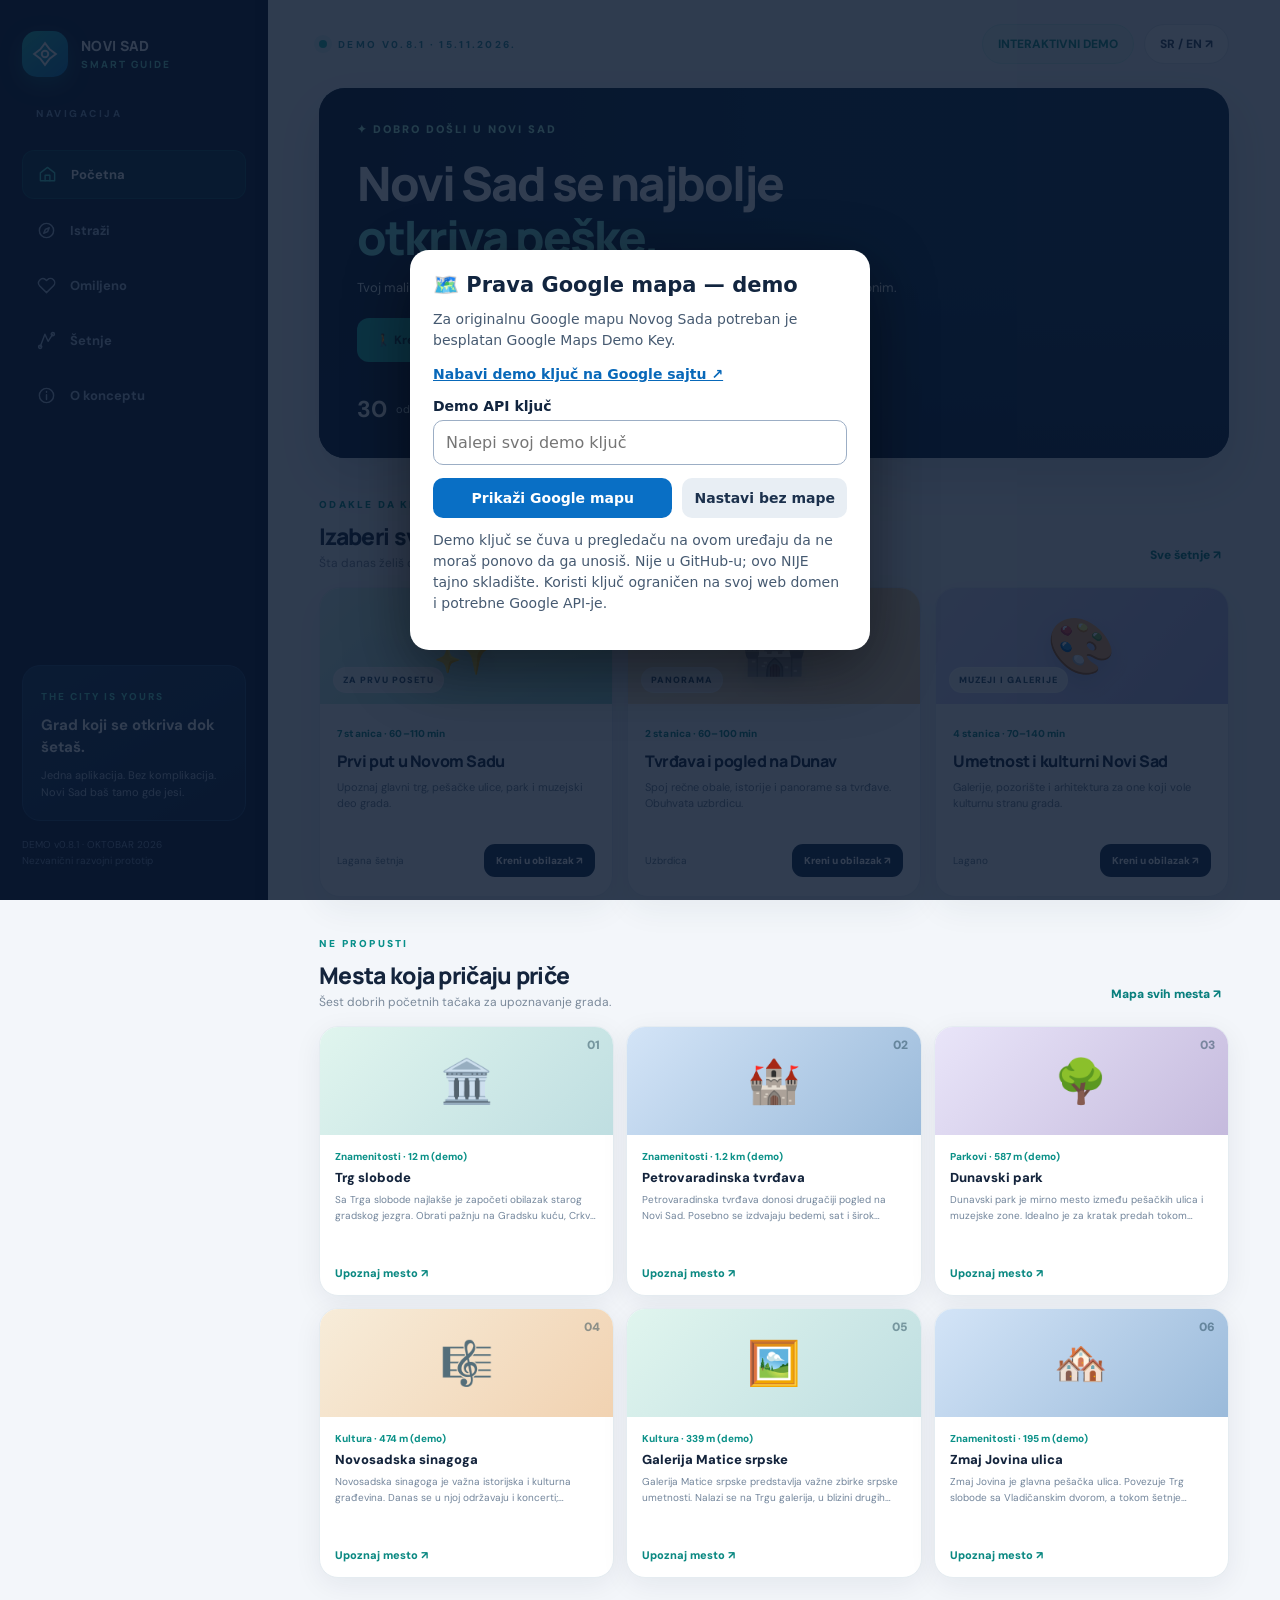
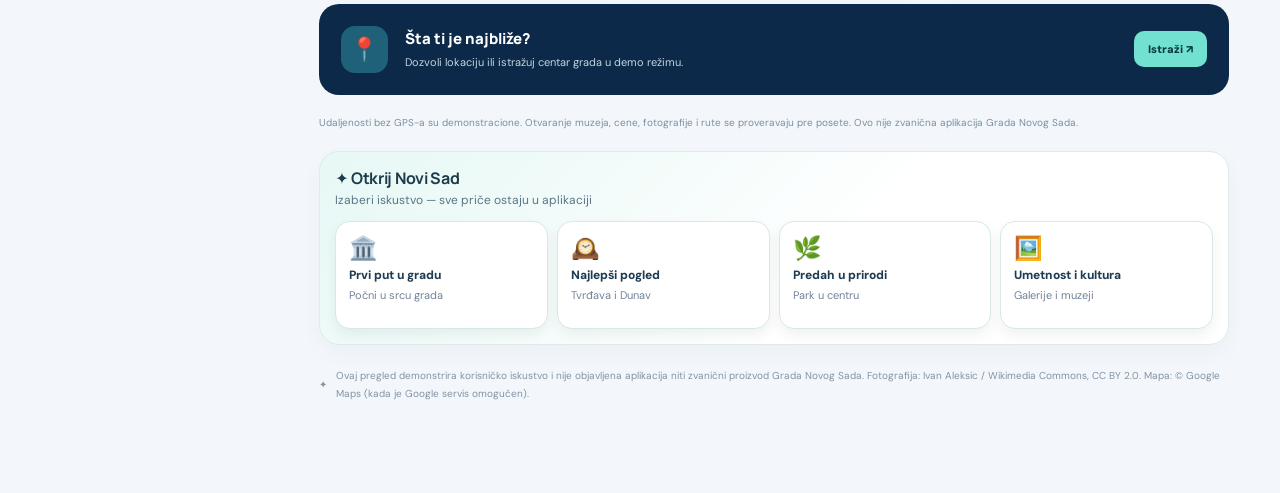
<file: preview/evaluation/index.html>
<!doctype html>
<html lang="sr">
<head>
  <meta charset="utf-8" />
  <meta name="viewport" content="width=device-width, initial-scale=1, viewport-fit=cover" />
  <meta name="theme-color" content="#0a1532" />
  <link rel="manifest" href="./manifest.webmanifest" />
  <link rel="apple-touch-icon" href="./icons/icon-180.png" />
  <meta name="description" content="Novi Sad Smart Guide — interaktivni koncept turističke aplikacije, oktobar 2026." />
  <title>Novi Sad Smart Guide — interaktivni prototip</title>
  <link rel="preconnect" href="https://fonts.googleapis.com" />
  <link rel="preconnect" href="https://fonts.gstatic.com" crossorigin />
  <link href="https://fonts.googleapis.com/css2?family=DM+Sans:wght@400;500;600;700;800&family=Manrope:wght@400;500;600;700;800&display=swap" rel="stylesheet" />

  <style>
    :root{--navy:#09152e;--navy2:#122849;--ink:#14243c;--muted:#627188;--line:#e8edf2;--teal:#20bfb0;--orange:#fb9869;--bg:#f3f6fa;--white:#fff;--r:19px;--shadow:0 14px 45px rgba(22,43,72,.075)}
    *{box-sizing:border-box}html,body{margin:0;min-height:100%;font-family:'DM Sans',sans-serif;color:var(--ink);background:var(--bg)}button,input{font:inherit}button{cursor:pointer}button:focus-visible,input:focus-visible{outline:3px solid #20bfb0;outline-offset:3px}a{color:inherit}h1,h2,h3,p{margin:0}.hidden{display:none!important}
    .app-shell{display:grid;grid-template-columns:268px minmax(0,1fr);min-height:100vh}
    .sidebar{background:var(--navy);color:#fff;padding:31px 22px;display:flex;flex-direction:column;gap:30px;position:sticky;top:0;height:100vh;overflow:auto}
    .brand{display:flex;align-items:center;gap:13px;text-decoration:none}.logo{width:46px;height:46px;border-radius:15px;background:linear-gradient(140deg,#25bfb3,#1179bd);display:grid;place-items:center;box-shadow:0 7px 22px #22bfb055}.logo svg{width:26px;height:26px}.brand-title{font-family:Manrope,sans-serif;font-weight:800;letter-spacing:.3px;font-size:14px;line-height:1.3}.brand-title small{font-size:10px;letter-spacing:2px;color:#73dacc;display:block;margin-top:3px}.side-label{color:#7f99bb;font-size:10px;letter-spacing:2.5px;font-weight:800;padding:0 14px}.nav{display:flex;flex-direction:column;gap:8px}.nav button{width:100%;border:0;text-align:left;background:none;color:#aec0d8;display:flex;align-items:center;gap:14px;padding:14px 15px;border-radius:12px;font-weight:700;font-size:13px}.nav button svg{width:19px;height:19px;stroke-width:1.8}.nav button:hover,.nav button.active{background:rgba(32,191,176,.15);color:#fff}.nav button.active{border:1px solid rgba(32,191,176,.2)}.nav button.active svg{color:#49ddcf}.sidebar-bottom{margin-top:auto;background:linear-gradient(150deg,#183657,#102340);border:1px solid #25466c;border-radius:18px;padding:18px}.sidebar-bottom span{color:#5de1d3;font-size:10px;letter-spacing:2px;font-weight:800}.sidebar-bottom h3{font-size:15px;line-height:1.5;margin:9px 0 8px}.sidebar-bottom p{font-size:11px;color:#b1c1d6;line-height:1.6}.side-foot{color:#7e92b0;font-size:10px;line-height:1.6;margin-top:-14px}
    .main{min-width:0;padding:24px clamp(20px,4vw,58px) 90px;max-width:1500px;width:100%;margin:auto}.top{display:flex;justify-content:space-between;align-items:center;gap:15px;margin-bottom:24px}.eyebrow{font-size:10px;font-weight:800;letter-spacing:2.3px;color:#2b8f98;text-transform:uppercase}.top-left{display:flex;align-items:center;gap:11px}.dot{width:8px;height:8px;border-radius:50%;background:#20bfae;box-shadow:0 0 0 5px #20bfb01c}.top-right{display:flex;align-items:center;gap:10px}.pill{border:1px solid #e2e8ee;background:#fff;padding:11px 15px;border-radius:100px;font-size:12px;font-weight:800;color:#32465e}.pill.soft{background:#e6f6f3;border-color:#ccf1eb;color:#138f83}.pill.click:hover{background:#edf6f6}.desktop-page-title{font-family:Manrope,sans-serif;font-size:29px;line-height:1.25;letter-spacing:-1.2px;margin-bottom:7px}.subtitle{color:var(--muted);font-size:13px;line-height:1.6}.page-head{margin:0 0 24px}
    .hero{min-height:295px;border-radius:24px;background:linear-gradient(90deg,#07152feF 2%,#0b213aca 50%,#0c244477),url('https://upload.wikimedia.org/wikipedia/commons/7/7a/Panorama_of_Novi_Sad.jpg') center 53%/cover,linear-gradient(135deg,#132d50,#247c89);position:relative;overflow:hidden;color:#fff;padding:40px 42px;box-shadow:var(--shadow);display:flex;flex-direction:column;justify-content:space-between}.hero:before{content:"";position:absolute;width:240px;height:240px;border:1px solid #ffffff25;right:-70px;top:-105px;border-radius:50%;box-shadow:0 0 0 48px #ffffff08,0 0 0 105px #ffffff08}.hero>*{position:relative}.hero-tag{display:inline-flex;align-items:center;gap:8px;border:1px solid #ffffff35;background:#ffffff14;padding:9px 12px;border-radius:100px;font-size:11px;letter-spacing:.5px;align-self:flex-start;font-weight:700}.hero h1{max-width:530px;font-family:Manrope,sans-serif;font-weight:800;letter-spacing:-1.6px;line-height:1.18;font-size:clamp(29px,3vw,46px);margin:20px 0 9px}.hero h1 em{color:#67e2d2;font-style:normal}.hero p{font-size:13px;color:#e1eaf1;line-height:1.7;max-width:520px}.hero-bottom{display:flex;gap:10px;margin-top:20px;flex-wrap:wrap}.btn{border:0;border-radius:12px;padding:13px 19px;display:inline-flex;align-items:center;justify-content:center;gap:9px;font-weight:800;font-size:12px;transition:transform .15s,background .15s}.btn:hover{transform:translateY(-1px)}.btn-primary{background:var(--teal);color:#053540}.btn-primary:hover{background:#41d2c3}.btn-ghost{background:#ffffff20;color:white;border:1px solid #ffffff40}.btn-white{background:#fff;color:#213e5b;border:1px solid var(--line)}.btn svg{width:16px;height:16px}.section-title{display:flex;align-items:center;justify-content:space-between;gap:12px;margin:30px 0 17px}.section-title h2{font-size:18px;font-family:Manrope,sans-serif;letter-spacing:-.5px}.section-title .link{border:0;background:none;color:#178d83;font-size:12px;font-weight:800}.grid-feature{display:grid;grid-template-columns:repeat(3,minmax(0,1fr));gap:14px}.feature{background:#fff;border:1px solid #eaf0f5;border-radius:17px;padding:20px;box-shadow:var(--shadow);text-align:left;min-height:174px;display:flex;flex-direction:column;align-items:flex-start;gap:13px}.feature:hover{border-color:#bde8e4;transform:translateY(-2px)}.feature-ico{width:42px;height:42px;border-radius:13px;display:grid;place-items:center;font-size:20px;background:#eaf9f5}.feature:nth-child(2) .feature-ico{background:#fff1e6}.feature:nth-child(3) .feature-ico{background:#edf2fd}.feature:nth-child(4) .feature-ico{background:#f1f0fb}.feature:nth-child(5) .feature-ico{background:#e9f4fd}.feature:nth-child(6) .feature-ico{background:#fceff3}.feature strong{font-size:13px}.feature small{color:#79899b;font-size:11px;line-height:1.5;display:block;margin-top:5px}.section-split{display:grid;grid-template-columns:minmax(0,1.58fr) minmax(260px,1fr);gap:18px}.info-banner{background:#fff;border:1px solid var(--line);border-radius:18px;padding:20px;box-shadow:var(--shadow);display:flex;gap:15px;align-items:flex-start}.info-banner .bubble{flex:0 0 42px;height:42px;border-radius:13px;background:#e8f8f4;display:grid;place-items:center;color:#188d84;font-size:20px}.info-banner strong{font-size:14px}.info-banner p{color:#6f8093;line-height:1.6;margin-top:6px;font-size:12px}.notice-orange{background:#fff4ee;border:1px solid #ffe3d0;padding:16px 18px;border-radius:16px;color:#8e4d30;font-size:12px;line-height:1.6}.prototype-note{margin-top:22px;color:#8b99a8;font-size:10px;line-height:1.7}
    .filter-bar{display:flex;gap:8px;align-items:center;flex-wrap:wrap;margin:20px 0 17px}.chip{border-radius:100px;padding:10px 14px;border:1px solid #e1e9ee;background:#fff;font-size:12px;color:#697a8e;font-weight:800}.chip.active{background:#102847;border-color:#102847;color:#fff}.map-layout{display:grid;grid-template-columns:minmax(0,1.6fr) minmax(280px,1fr);gap:16px;align-items:start}.map-wrap{position:relative;border:1px solid #dfe8ec;background:#e6f0ee;border-radius:20px;height:535px;overflow:hidden;box-shadow:var(--shadow)}#map{height:100%;width:100%;background:linear-gradient(120deg,#d7e9dc,#f0ece0)}.map-cover{position:absolute;inset:0;background:#e3eee6;overflow:hidden;display:none;align-items:center;justify-content:center}.map-cover .roads{position:absolute;inset:-20%;transform:rotate(-12deg);background:repeating-linear-gradient(0deg,transparent 0 50px,#fff 51px 63px,transparent 64px 115px),repeating-linear-gradient(90deg,transparent 0 65px,#f9fcfb 66px 79px,transparent 80px 153px)}.map-cover .river{position:absolute;inset:30% -40% 27% 6%;transform:rotate(-24deg);background:#a9d7df;border-radius:48%;box-shadow:0 0 0 15px #cae6e5}.map-cover p{position:absolute;bottom:20px;background:#ffffffe0;padding:12px;border-radius:9px;color:#476170;font-size:12px;text-align:center;max-width:260px}.map-badge{position:absolute;top:17px;left:17px;z-index:500;background:#fff;padding:11px 15px;border-radius:12px;box-shadow:0 6px 22px #0001;display:flex;align-items:center;gap:9px;font-size:11px;font-weight:800}.map-badge .pulse{width:9px;height:9px;border-radius:50%;background:#1fc2b2;box-shadow:0 0 0 5px #17b7a92a}.map-actions{position:absolute;bottom:20px;left:18px;right:18px;display:flex;gap:10px;z-index:500}.map-actions button{box-shadow:0 10px 25px #0002}.map-actions .btn{white-space:nowrap}.map-actions .btn-white{background:#fff}.map-actions .btn-primary{background:#122d50;color:#fff}.radius-select{margin-left:auto;border:1px solid var(--line);padding:10px 13px;background:#fff;border-radius:13px;color:#355063;font-weight:800;font-size:12px}.results-panel{background:#fff;border-radius:20px;padding:20px;border:1px solid var(--line);box-shadow:var(--shadow);height:535px;overflow:auto}.panel-title{display:flex;justify-content:space-between;align-items:center;margin-bottom:16px}.panel-title strong{font-size:14px}.counter{color:#0a9386;background:#e1f7f2;border-radius:100px;padding:6px 9px;font-size:11px;font-weight:800}.search{width:100%;border:1px solid #e1e9ef;background:#f7f9fb;border-radius:11px;padding:12px 13px;font-size:12px;margin-bottom:13px;outline:none}.place{display:flex;gap:12px;padding:14px 2px;border-bottom:1px solid #eef2f5;cursor:pointer;align-items:center}.place:hover .place-name{color:#0f9f95}.place:last-child{border-bottom:0}.place-icon{flex:0 0 47px;height:49px;display:grid;place-items:center;border-radius:13px;font-size:22px;background:linear-gradient(145deg,#e9f4f1,#def1ed)}.place-icon.park{background:#e9f5e7}.place-icon.culture{background:#f6edfa}.place-name{font-size:12px;font-weight:800;margin-bottom:5px}.place-sub{font-size:10px;color:#91a0ae;line-height:1.5}.place-fav{margin-left:auto;border:0;background:transparent;font-size:18px;color:#f39b6e;padding:6px}.map-pin{background:#fff;border:3px solid #1db9ac;width:36px;height:36px;border-radius:13px;display:grid;place-items:center;font-size:19px;box-shadow:0 6px 15px #122b4440}.leaflet-div-icon{background:transparent;border:0}.leaflet-popup-content-wrapper{border-radius:14px}.leaflet-popup-content{font-family:'DM Sans',sans-serif}
    .tour-hero{background:linear-gradient(135deg,#092541,#1f5d65);color:#fff;padding:24px;border-radius:20px;margin-bottom:18px}.tour-hero h2{font-family:Manrope,sans-serif;font-size:23px;margin:8px 0}.tour-hero p{font-size:12px;line-height:1.7;color:#c7dfdf}.route-steps{background:#fff;border:1px solid var(--line);border-radius:18px;padding:23px}.step{display:flex;gap:15px;padding-bottom:22px;position:relative}.step:not(:last-child):before{content:"";position:absolute;top:30px;bottom:0;width:2px;background:#d9eeeb;left:15px}.step:last-child{padding:0}.num{width:31px;height:31px;display:grid;place-items:center;border-radius:50%;color:#007c76;background:#d9f8f0;font-size:11px;font-weight:800;z-index:1;flex:0 0 31px}.step h3{font-size:13px;margin:4px 0 4px}.step p{font-size:11px;color:#7f91a0}.step button{margin-left:auto;align-self:flex-start;border:0;border-radius:9px;background:#e9f8f3;color:#168b81;font-size:11px;font-weight:800;padding:9px 11px}.empty{padding:44px 17px;text-align:center;color:#7f90a0;font-size:13px;line-height:1.7}.empty .illustration{font-size:40px;display:block;margin-bottom:12px}
    .modal-shade{position:fixed;inset:0;background:#071528ab;z-index:1500;display:flex;align-items:center;justify-content:center;padding:18px;backdrop-filter:blur(4px)}.modal{width:min(100%,500px);background:#fff;border-radius:23px;overflow:hidden;box-shadow:0 30px 100px #07152855;max-height:min(90vh,760px);overflow-y:auto}.modal-visual{height:176px;position:relative;background:linear-gradient(145deg,#102f50,#167d87);display:flex;align-items:center;justify-content:center;color:#fff}.modal-visual .large-emoji{font-size:86px;filter:drop-shadow(0 15px 20px #0003)}.modal-topper{position:absolute;top:17px;left:22px;border:1px solid #ffffff77;background:#ffffff29;border-radius:30px;padding:7px 10px;font-size:10px;font-weight:800}.modal-close{position:absolute;right:16px;top:16px;background:#ffffffde;color:#142940;border:0;border-radius:100px;width:33px;height:33px;font-weight:900;font-size:17px}.modal-body{padding:26px}.modal-body h2{font-size:23px;font-family:Manrope,sans-serif;letter-spacing:-.7px;margin:5px 0 10px}.modal-body p{font-size:13px;line-height:1.8;color:#65798b}.detail-tag{color:#189b90;font-size:10px;letter-spacing:1.5px;font-weight:800}.detail-facts{display:flex;gap:9px;flex-wrap:wrap;margin:19px 0}.detail-facts span{border:1px solid #e4ecf0;padding:9px 11px;border-radius:9px;font-size:10px;color:#577085;font-weight:700}.modal-actions{display:flex;gap:9px;flex-wrap:wrap}.modal-actions .btn{flex:1;min-width:110px}.toast{position:fixed;right:24px;bottom:24px;z-index:3000;background:#112e42;color:#fff;padding:15px 19px;border-radius:15px;max-width:390px;box-shadow:0 20px 40px #0003;font-size:12px;line-height:1.6;display:none}.toast.show{display:block}.footnote{display:flex;align-items:center;gap:9px;margin-top:22px;color:#8293a5;font-size:10px;line-height:1.8}.mobile-nav{display:none}
    @media(max-width:1100px){.app-shell{grid-template-columns:220px minmax(0,1fr)}.sidebar{padding:24px 15px}.main{padding:23px 24px 70px}.hero{min-height:265px}.grid-feature{grid-template-columns:repeat(2,minmax(0,1fr))}.map-layout{grid-template-columns:1fr}.results-panel{height:auto;max-height:410px}.map-wrap{height:420px}.section-split{grid-template-columns:1fr}}
    @media(max-width:740px){.app-shell{display:block}.sidebar{display:none}.main{padding:16px 15px 104px}.top{margin-bottom:18px}.top-right .pill.soft{display:none}.pill{padding:10px 12px}.hero{min-height:290px;border-radius:21px;padding:26px 23px}.hero h1{font-size:34px;margin:16px 0 7px}.hero p{font-size:12px}.hero-bottom .btn{padding:12px}.grid-feature{grid-template-columns:repeat(2,minmax(0,1fr));gap:10px}.feature{min-height:150px;padding:16px;gap:10px}.feature small{font-size:10px}.section-title{margin:25px 0 14px}.map-wrap{height:425px}.map-actions{flex-wrap:wrap;bottom:13px;left:10px;right:10px}.map-actions .btn{padding:11px;font-size:11px}.radius-select{font-size:11px;padding:9px}.map-badge{top:13px;left:11px}.desktop-page-title{font-size:24px}.mobile-nav{display:grid;grid-template-columns:repeat(5,1fr);position:fixed;bottom:0;left:0;right:0;z-index:1000;background:#fff;border-top:1px solid #e7edf2;padding:9px 8px calc(9px + env(safe-area-inset-bottom));box-shadow:0 -9px 30px #20355012}.mobile-nav button{display:flex;flex-direction:column;align-items:center;gap:4px;background:none;border:0;color:#8494a6;font-size:9px;font-weight:800}.mobile-nav button svg{width:21px;height:21px}.mobile-nav button.active{color:#178e88}.modal-shade{padding:10px}.modal-visual{height:155px}.modal-body{padding:21px}.toast{left:14px;bottom:90px;right:14px}.chip{font-size:11px;padding:9px 12px}}
    .map-badge{max-width:calc(100% - 85px);line-height:1.35}.map-badge span:last-child{overflow-wrap:anywhere}.map-actions{align-items:center}.map-actions button{max-width:46%;white-space:normal;text-align:center}.map-cover{z-index:2}.map-actions,.map-badge{z-index:500}
    @media(max-width:740px){.map-actions button{font-size:10px;max-width:45%;padding:10px 9px}.radius-select{margin-left:0;max-width:30%;padding:10px 6px}.map-badge{font-size:10px;max-width:75%}}
    @media(prefers-reduced-motion:reduce){*,*:before,*:after{scroll-behavior:auto!important;transition:none!important}}

    /* Modern vector map experience; attribution remains visible. */
    #map{position:absolute;inset:0;width:100%;height:100%;background:#e9f0f2}
    .maplibregl-map{font-family:'DM Sans',sans-serif}
    .maplibregl-ctrl-top-right{top:76px;right:12px}
    .maplibregl-ctrl-group{border:1px solid #e4ebed!important;border-radius:13px!important;overflow:hidden;box-shadow:0 8px 26px #10284718!important}
    .maplibregl-ctrl-attrib{background:#ffffffdd!important;font-size:10px!important;border-radius:8px 0 0 0}
    .map-style-control{position:absolute;z-index:501;top:76px;left:16px;display:flex;gap:3px;padding:5px;background:#fff;border:1px solid #e5ebef;border-radius:13px;box-shadow:0 8px 25px #10284718}
    .map-style-control button{font-size:11px;padding:9px 11px;border:0;border-radius:9px;background:transparent;color:#536c82;font-weight:800}
    .map-style-control button.active{background:#142c4d;color:#fff}
    .map-style-control button:focus-visible{outline:2px solid #20bfb0}
    .map-pin{width:39px;height:39px;border:2px solid white;border-radius:14px;background:#fff;box-shadow:0 4px 15px #132c4160;display:grid;place-items:center;font-size:19px;cursor:pointer;transition:transform .15s ease}
    .map-pin:hover{transform:translateY(-3px) scale(1.06)}
    .map-pin.park{background:#e5f6e5}.map-pin.culture{background:#f5ecfc}
    .user-position-marker{width:20px;height:20px;border-radius:50%;background:#028dc5;border:4px solid #fff;box-shadow:0 0 0 5px #018dca45,0 3px 11px #19344f55}
    .map-cover{z-index:2;background:#e5eef0}
    .map-cover .roads,.map-cover .river{display:none}
    .map-error-content{text-align:center;padding:25px 20px;max-width:320px;position:relative;z-index:2}
    .map-error-content strong{font:800 18px Manrope,sans-serif;display:block;margin-bottom:8px}
    .map-error-content p{position:static;background:none;padding:0;color:#466174;font-size:13px;margin-bottom:14px;max-width:initial}
    .map-error-content button{border:0;border-radius:12px;background:#102847;color:#fff;font-weight:800;padding:11px 15px}
    .gps-inline-status{position:absolute;bottom:82px;left:18px;right:18px;z-index:500;max-width:440px;border-radius:12px;background:#ffffffed;color:#3c6074;border:1px solid #dae7e9;padding:9px 12px;font-size:11px;font-weight:700;box-shadow:0 7px 24px #10284712}
    .gps-inline-status.error{color:#a34d37;background:#fff8f4;border-color:#f5d4c5}
    @media(max-width:740px){.map-style-control{top:72px;left:12px}.map-style-control button{padding:8px;font-size:10px}.maplibregl-ctrl-top-right{top:70px;right:9px}.gps-inline-status{bottom:83px;left:12px;right:12px;font-size:10px}.map-badge{top:13px;left:12px}}

    /* v0.3.6: visible fallback with reason, so map errors aren't blank mystery screens. */
    #mapFallback{padding:0;justify-content:stretch;align-items:stretch;background:#e5eff2}
    #mapFallback iframe{border:0;width:100%;height:100%;position:absolute;inset:0;opacity:.98}
    #mapFallback .map-error-content{position:absolute;left:12px;right:12px;top:76px;margin:auto;background:rgba(255,255,255,.96);padding:13px 16px;border:1px solid #dce8ef;box-shadow:0 8px 34px rgba(9,26,49,.17);border-radius:13px;max-width:360px}
    #mapFallback .map-error-content strong{font-size:14px;margin-bottom:5px}
    #mapFallback .map-error-content p{font-size:11px;margin-bottom:10px;line-height:1.5}
    #mapFallback .map-error-buttons{display:flex;align-items:center;justify-content:center;gap:7px;flex-wrap:wrap}
    #mapFallback .map-error-buttons button{padding:8px 10px;font-size:11px}
    #mapFallback .map-error-buttons a{font-size:11px;font-weight:800;background:#ecf5f7;padding:8px 10px;border-radius:11px;text-decoration:none;color:#123c52}
    @media(max-width:740px){#mapFallback .map-error-content{top:115px;left:8px;right:8px}}
  
/* Lightweight interactive map v0.3.6 */
.tour-raster{position:relative;overflow:hidden;user-select:none;-webkit-user-select:none;touch-action:none;overscroll-behavior:contain;cursor:grab;background:#e2eced}
.tour-raster:active{cursor:grabbing}
.raster-tiles{position:absolute;inset:0;pointer-events:none;overflow:visible;transform-origin:50% 50%;will-change:transform}
.raster-tile{position:absolute;object-fit:fill;max-width:none;user-select:none}
.raster-tiles.raster-soft{filter:saturate(.50) contrast(.96) brightness(1.05)}
.raster-overlay{position:absolute;inset:0;pointer-events:none;transform-origin:50% 50%;will-change:transform}
.raster-circle{position:absolute;transform:translate(-50%,-50%);border-radius:50%;pointer-events:none}
.raster-search-radius{border:2px dashed rgba(4,142,138,.55);background:rgba(19,191,175,.07)}
.raster-accuracy{border:1px solid rgba(35,137,207,.5);background:rgba(21,135,229,.13)}
.raster-you{position:absolute;transform:translate(-50%,-50%);width:18px;height:18px;border:3px solid #fff;border-radius:50%;background:#1688f2;box-shadow:0 0 0 7px #1d96e82b,0 2px 9px #1238}
.raster-pin{position:absolute;transform:translate(-50%,-100%);width:40px;height:40px;display:grid;place-items:center;font-size:20px;border:3px solid #fff;border-radius:13px;background:#effffb;box-shadow:0 5px 15px #052d4460;pointer-events:auto;cursor:pointer}
.raster-pin:hover{transform:translate(-50%,-105%) scale(1.08);background:#d0f7ee}
.raster-pin:focus-visible{outline:3px solid #008a82}
.raster-zoom{position:absolute;top:12px;right:12px;display:flex;flex-direction:column;z-index:6;border:1px solid #dce6eb;border-radius:12px;overflow:hidden;box-shadow:0 3px 12px #132b2833}
.raster-zoom button{width:37px;height:38px;border:0;background:#fff;color:#17334f;font-size:24px;line-height:1}
.raster-zoom button+button{border-top:1px solid #e4e8ec}
.raster-attribution{position:absolute;bottom:2px;right:7px;z-index:6;background:#ffffffe9;border-radius:5px;font-size:10px;color:#2d4556;padding:3px 5px}
.raster-attribution a{color:inherit}
@media(max-width:740px){.raster-zoom{top:8px;right:8px}.raster-pin{width:36px;height:36px;font-size:18px}}


/* v0.3.6 — refined cartography and internal route panel */
.raster-tiles.raster-modern{filter:saturate(.69) contrast(.91) brightness(1.08) hue-rotate(-4deg)}
.raster-tiles.raster-soft{filter:saturate(.26) contrast(.86) brightness(1.1)}
.map-wrap{border-radius:26px;box-shadow:0 20px 45px rgba(19,45,64,.12)}
.raster-pin{border:2px solid rgba(255,255,255,.97);background:linear-gradient(150deg,#ffffff,#e5fbf6);border-radius:16px;box-shadow:0 5px 16px rgba(10,60,80,.25),0 1px 2px rgba(0,0,0,.07);transition:transform .15s ease,box-shadow .15s ease}
.raster-pin:hover{box-shadow:0 12px 24px #0e4a6c50}
.raster-route{position:absolute;inset:0;width:100%;height:100%;pointer-events:none;overflow:visible;filter:drop-shadow(0 2px 5px #2189e855)}
.route-end-marker{position:absolute;z-index:4;transform:translate(-50%,-100%);background:#163958;border:3px solid white;border-radius:15px 15px 15px 4px;color:#fff;width:40px;height:40px;display:grid;place-items:center;font-size:24px;box-shadow:0 5px 15px #16395860}
#routePanel{position:absolute;left:14px;right:14px;top:117px;z-index:510;background:#ffffffed;backdrop-filter:blur(16px);-webkit-backdrop-filter:blur(16px);border:1px solid #d9e8ee;border-radius:19px;padding:16px;box-shadow:0 12px 35px #17354e33;max-width:450px}
.route-panel-head{display:flex;gap:12px;align-items:flex-start;justify-content:space-between}.route-panel-head strong{font:800 14px Manrope,sans-serif}.route-panel-head p{font-size:11px;color:#627c91;margin-top:4px;line-height:1.45}
.route-close{border:0;border-radius:10px;background:#e8f0f4;color:#21435a;font-size:18px;width:32px;height:32px;flex:none}
.route-stats{display:flex;gap:8px;margin-top:13px;flex-wrap:wrap}.route-stats span{background:#e7f6fc;color:#1e6589;font-weight:800;font-size:12px;padding:9px 11px;border-radius:10px}
.route-steps-preview{max-height:155px;overflow:auto;margin-top:12px;padding-left:17px;color:#49657b;font-size:11px;line-height:1.6}.route-steps-preview li{margin-bottom:5px}
.route-panel-foot{color:#667f90;font-size:10px;margin-top:9px;line-height:1.5}
.route-panel-actions{display:flex;flex-wrap:wrap;gap:7px;margin-top:11px}.route-panel-actions button,.route-panel-actions a{border:0;border-radius:10px;background:#163958;color:#fff;padding:10px 12px;font-size:11px;font-weight:800;text-decoration:none}.route-panel-actions a{background:#ebf3f6;color:#174d6b}
@media(max-width:740px){#routePanel{top:126px;left:8px;right:8px;padding:12px}.route-steps-preview{max-height:94px}.map-actions{bottom:12px;left:8px;right:8px;gap:5px}.map-actions .btn{padding:9px 11px;font-size:10px}}


/* v0.3.6 navigation: hiding instructions never deletes the route */
.route-close{font-weight:900;font-size:18px;line-height:1;transition:background .2s}
.route-close:hover{background:#d5e9f2}
.route-restore{position:absolute;z-index:510;left:16px;bottom:86px;max-width:calc(100% - 32px);border:1px solid #d5e8f0;background:#fff;border-radius:16px;padding:12px 15px;color:#163958;font-size:12px;font-weight:850;box-shadow:0 9px 30px rgba(13,56,84,.26);display:flex;align-items:center;gap:12px}
.route-restore .route-rest-arrow{font-size:17px;color:#0b8b94}
.route-end-btn{background:#edf0f2!important;color:#536474!important}
.map-poi-toggle{position:absolute;top:126px;left:16px;z-index:505;border:1px solid rgba(197,225,228,.9);border-radius:12px;background:rgba(255,255,255,.96);padding:10px 13px;box-shadow:0 8px 24px rgba(9,40,60,.14);color:#214b63;font-weight:800;font-size:11px}
.map-poi-toggle:disabled{opacity:.65;cursor:wait}
.map-poi-status{position:absolute;top:173px;left:16px;max-width:330px;z-index:505;background:#fffef3;border:1px solid #ebe0b6;border-radius:12px;padding:10px;color:#726134;font-size:11px;line-height:1.45;box-shadow:0 6px 16px #1b3e4b18}
.raster-poi{position:absolute;transform:translate(-50%,-50%);pointer-events:auto;background:#fff;border:2px solid rgba(252,254,255,.96);box-shadow:0 4px 11px #15364a35;border-radius:50%;width:31px;height:31px;display:grid;place-items:center;font-size:14px;cursor:pointer;z-index:3}
.raster-poi:hover,.raster-poi:focus-visible{outline:3px solid #21baac;transform:translate(-50%,-50%) scale(1.12)}
.poi-popup{position:absolute;z-index:512;right:12px;bottom:86px;width:min(315px,calc(100% - 24px));padding:15px 17px;border:1px solid #d9e8ef;background:#fff;border-radius:17px;box-shadow:0 15px 45px rgba(13,43,65,.28)}
.poi-popup strong{display:block;font:800 15px Manrope,sans-serif;margin:7px 28px 7px 0;line-height:1.35;color:#122e49}
.poi-popup-label{color:#078f8a;font-size:10px;font-weight:900;letter-spacing:.4px}
.poi-popup p{color:#6c7c8c;font-size:11px;line-height:1.5}
.poi-popup-x{position:absolute;right:12px;top:10px;border:0;background:#edf3f6;border-radius:9px;width:29px;height:29px;font-size:19px;color:#24475f}
.poi-popup-actions{display:flex;gap:8px;margin-top:12px;align-items:center}
.poi-popup-actions button,.poi-popup-actions a{background:#173753;color:#fff;border:0;border-radius:10px;padding:9px 12px;font-size:11px;font-weight:800;text-decoration:none}
.poi-popup-actions a{background:#eff5f5;color:#164058}
@media(min-width:900px){.map-wrap{height:585px}.results-panel{height:585px}}
@media(max-width:740px){.map-poi-toggle{top:120px;left:12px;padding:9px;font-size:10px}.map-poi-status{top:158px;left:12px;right:12px;max-width:none;font-size:10px}.route-restore{bottom:80px;left:9px}.poi-popup{bottom:87px;right:8px}.map-wrap{height:490px}}


    /* v0.4.0 navigation UI. These controls stay fixed when the map underneath rotates. */
    .raster-heading-arrow{position:absolute;top:-7px;left:50%;width:0;height:0;border-left:8px solid transparent;border-right:8px solid transparent;border-bottom:17px solid #0874cf;transform-origin:50% 100%;filter:drop-shadow(0 1px 2px #fff)}
    .heading-controls{position:absolute;top:160px;right:10px;z-index:505;display:flex;flex-direction:column;gap:7px}
    .heading-controls button{border:1px solid #d8e5eb;background:#fff;color:#163354;box-shadow:0 4px 15px #193b5130;border-radius:12px;min-width:50px;padding:9px 10px;font-size:11px;font-weight:800;display:flex;align-items:center;justify-content:center;flex-direction:column;gap:1px}
    .heading-controls button.active{background:#123958;color:#fff}
    .heading-controls .bearing-needle{display:block;font-size:19px;line-height:22px;font-weight:900;color:#dc5b4d;transform-origin:center;transition:transform .14s linear}
    .heading-controls button.active .bearing-needle{color:#59f4de}
    .heading-status{position:absolute;z-index:505;top:88px;right:13px;max-width:170px;text-align:right;background:#ffffffed;padding:6px 9px;border-radius:9px;color:#345773;font-size:10px;box-shadow:0 3px 12px #102b4918}
    .nav-hud{position:absolute;left:11px;right:11px;bottom:92px;z-index:512;display:flex;gap:11px;align-items:center;background:#0e2a48ed;color:#fff;border-radius:16px;border:1px solid #66bcda55;box-shadow:0 10px 28px #0a1b3450;padding:11px 13px;max-width:540px;backdrop-filter:blur(12px)}
    .nav-hud .nav-arrow{flex:0 0 36px;height:36px;display:grid;place-items:center;font-size:25px;color:#5de6e0;transition:transform .15s linear}
    .nav-hud strong{font-size:12px;display:block}.nav-hud small{font-size:10px;color:#d2e2ee;display:block;margin-top:3px;line-height:1.45}
    .nav-hud button{border:1px solid #d9e9f477;color:#fff;background:#ffffff19;border-radius:9px;padding:8px;font-size:11px;font-weight:800;margin-left:auto}
    .nav-live-controls{position:absolute;z-index:512;left:11px;bottom:164px;display:flex;gap:7px}
    .nav-live-controls button{border:0;background:#fff;color:#183c59;border-radius:10px;box-shadow:0 3px 17px #193b5130;padding:9px 11px;font-size:11px;font-weight:800}
    .nav-live-controls button.active{background:#0e5367;color:#fff}
    @media(max-width:740px){.heading-controls{top:172px;right:8px}.heading-controls button{min-width:45px;padding:7px 8px;font-size:10px}.heading-status{top:85px;right:8px}.nav-hud{bottom:95px;padding:9px;left:8px;right:8px}.nav-live-controls{bottom:166px;left:8px}.route-restore{bottom:176px;left:8px}.nav-hud small{font-size:9px}.map-wrap{height:550px}}

/* v0.4.0 place content, accessibility and navigation */
.nav-reroute{background:#fdf2d8!important;color:#1d3850!important;font-weight:800!important}
.nearby-title{font-size:15px;margin:18px 0 8px}
.nearby-grid{display:grid;gap:7px}
.nearby-place{display:flex;align-items:center;gap:9px;width:100%;padding:10px 12px;border:1px solid #dfebee;border-radius:12px;background:#f8fbfc;color:#18324d;text-align:left;cursor:pointer}
.nearby-place span{font-size:20px}.nearby-place strong{font-size:12px;flex:1}.nearby-place small{color:#658198}
.place-source a{color:#126f89;text-decoration:underline;font-weight:700;font-size:12px}
.detail-disclaimer{padding:9px 12px;background:#fff5e5;color:#77551c;border-radius:10px;font-size:11px;line-height:1.5}
.walk-card{border:1px solid #dae7ee;border-radius:18px;background:#fff;overflow:hidden;margin:14px 0 22px}
.walk-card-head{padding:22px;background:#102b4a;color:#fff}.walk-card-head h2{margin:10px 0;font-size:21px}.walk-card-head p{opacity:.8;font-size:12px}
.walk-card .route-steps{padding:10px 18px 17px}
@media(max-width:740px){.nav-hud{gap:6px}.nav-hud .nav-reroute{padding:6px;font-size:10px}.nav-hud strong{font-size:11px}.nav-hud .nav-arrow{flex-basis:23px}.walk-card-head{padding:16px}}
</style>
<link rel="stylesheet" href="./discovery-v050.css?v=081" />
</head>
<body>
<div class="app-shell">
  <aside class="sidebar">
    <a class="brand" href="#home" onclick="showPage('home');return false">
      <div class="logo"><svg viewBox="0 0 24 24" fill="none" stroke="white" stroke-width="1.8"><path d="M12 2 16.3 7.7 22 12l-5.7 4.3L12 22l-4.3-5.7L2 12l5.7-4.3L12 2Z"/><circle cx="12" cy="12" r="3"/></svg></div>
      <div class="brand-title">NOVI SAD<small>SMART GUIDE</small></div>
    </a>
    <div class="side-label" data-i18n="navigation">NAVIGACIJA</div>
    <nav class="nav" id="sideNav"></nav>
    <div class="sidebar-bottom"><span>THE CITY IS YOURS</span><h3 data-i18n="sideHeadline">Grad koji se otkriva dok šetaš.</h3><p data-i18n="sideText">Jedna aplikacija. Bez komplikacija. Novi Sad baš tamo gde jesi.</p></div>
    <p class="side-foot" data-i18n="prototypeFoot">DEMO v0.8.1 · Google Maps · OKTOBAR 2026<br>Nezvanični razvojni prototip</p>
  </aside>
  <main class="main">
    <header class="top"><div class="top-left"><div class="dot"></div><span class="eyebrow" data-i18n="previewLabel">DEMO v0.8.1 · 15.11.2026.</span></div><div class="top-right"><span class="pill soft" data-i18n="demoLabel">INTERAKTIVNI DEMO</span><button id="langBtn" class="pill click" onclick="toggleLang()" aria-label="Promeni jezik">SR / EN ↗</button></div></header>
    <div id="page"></div>
    <div class="footnote"><span>✦</span><span data-i18n="footer">Ovaj pregled demonstrira korisničko iskustvo i nije objavljena aplikacija niti zvanični proizvod Grada Novog Sada. Fotografija: Ivan Aleksic / Wikimedia Commons, CC BY 2.0. Mapa: © Google Maps (kada je Google servis omogućen).</span></div>
  </main>
</div>
<nav class="mobile-nav" id="mobileNav" aria-label="Glavna navigacija"></nav>
<div class="modal-shade hidden" id="modalShade" onclick="if(event.target===this) closeModal()"><div class="modal" id="modal" role="dialog" aria-modal="true" aria-labelledby="modalTitle"></div></div>
<div class="toast" id="toast" role="status" aria-live="polite"></div>
<!-- Google Maps browser SDK is loaded after a visitor enters their own test key. -->
<script>
// Upgrade bridge must stay inline: v0.6.5 workers can return stale external scripts.
if ('serviceWorker' in navigator && ['https:', 'http:'].includes(location.protocol)) {
  const wasControlled = Boolean(navigator.serviceWorker.controller);
  let reloading = false;
  navigator.serviceWorker.addEventListener('controllerchange', () => {
    if (!wasControlled || reloading) return;
    reloading = true;
    location.reload(); // Switch the whole document to the atomically installed release.
  });
  window.addEventListener('load', () => {
    navigator.serviceWorker.register('./sw.js', {updateViaCache:'none'})
      .then(registration => registration.update()).catch(() => {});
  });
}
</script>
<script src="./google-maps-config.js?v=081"></script>
<script src="./google-maps-engine.js?v=081"></script>
<script>
'use strict';
const center={lat:45.25565,lng:19.84563};
const MAP_STYLES={modern:"standard",minimal:"soft"};
const places=[
{id:'trg',sr:'Trg slobode',en:'Liberty Square',cat:'sights',emoji:'🏛️',lat:45.25562,lng:19.84548,descriptionSr:'Glavni gradski trg i odlična polazna tačka za upoznavanje centra Novog Sada.',descriptionEn:'The city’s central square and a perfect starting point for exploring Novi Sad.'},
{id:'crkva',sr:'Crkva Imena Marijinog',en:'Name of Mary Church',cat:'sights',emoji:'⛪',lat:45.255651,lng:19.845630,descriptionSr:'Prepoznatljiva neogotička crkva u samom srcu Novog Sada, na Trgu slobode.',descriptionEn:'A distinctive Gothic Revival church in the heart of Novi Sad, on Liberty Square.'},
{id:'tvrdjava',sr:'Petrovaradinska tvrđava',en:'Petrovaradin Fortress',cat:'sights',emoji:'🏰',lat:45.25236,lng:19.86089,descriptionSr:'Jedna od najpoznatijih znamenitosti grada, sa pogledom na Dunav i Novi Sad.',descriptionEn:'One of the city’s best-known landmarks, overlooking the Danube and Novi Sad.'},
{id:'dunavski',sr:'Dunavski park',en:'Danube Park',cat:'parks',emoji:'🌳',lat:45.2574,lng:19.8527,descriptionSr:'Mirna zelena oaza na nekoliko minuta od pešačke zone u centru.',descriptionEn:'A peaceful green space a short walk from the pedestrian centre.'},
{id:'muzej',sr:'Muzej Vojvodine',en:'Museum of Vojvodina',cat:'culture',emoji:'🏺',lat:45.2577,lng:19.85375,descriptionSr:'Mesto za otkrivanje kulturne i istorijske baštine Vojvodine.',descriptionEn:'Discover the culture and history of the Vojvodina region.'},
{id:'zmaj',sr:'Zmaj Jovina ulica',en:'Zmaj Jovina Street',cat:'sights',emoji:'🏘️',lat:45.25585,lng:19.8481,descriptionSr:'Jedna od najpoznatijih pešačkih ulica, sa istorijskim fasadama i gradskim ritmom.',descriptionEn:'A celebrated pedestrian street with historic facades and a lively atmosphere.'},
{id:'sinagoga',sr:'Novosadska sinagoga',en:'Novi Sad Synagogue',cat:'culture',emoji:'🎼',lat:45.2545,lng:19.8398,descriptionSr:'Upečatljiva kulturno-istorijska građevina poznata i kao koncertni prostor.',descriptionEn:'An impressive historic landmark also known as a concert venue.'},
{id:'galerija',sr:'Galerija Matice srpske',en:'Gallery of Matica Srpska',cat:'culture',emoji:'🖼️',lat:45.252601,lng:19.845808,descriptionSr:'Umetnička galerija na Trgu galerija 1, sa važnim zbirkama srpske umetnosti.',descriptionEn:'Art museum at Trg galerija 1, presenting important collections of Serbian art.',source:'https://www.digitalizacija.ns.rs/sr/institucije/galerija-matice-srpske'},
{id:'snp',sr:'Srpsko narodno pozorište',en:'Serbian National Theatre',cat:'culture',emoji:'🎭',lat:45.2550863,lng:19.8427834,descriptionSr:'Jedna od najvažnijih kulturnih institucija u Novom Sadu, na Pozorišnom trgu 1.',descriptionEn:'A landmark performing arts institution at Pozorišni trg 1.',source:'https://www.snp.org.rs/'},
{id:'dunavska',sr:'Dunavska ulica',en:'Dunavska Street',cat:'sights',emoji:'🏘️',lat:45.256231,lng:19.851065,descriptionSr:'Stara gradska pešačka ulica koja povezuje Zmaj Jovinu ulicu i Dunavski park.',descriptionEn:'Historic pedestrian street connecting Zmaj Jovina Street to Danube Park.',source:'https://novisad.travel/arhitektura-single/dunavska-ulica/'},
{id:'vladicanski',sr:'Vladičanski dvor',en:'Bishop’s Palace',cat:'sights',emoji:'🏰',lat:45.2570,lng:19.8479,descriptionSr:'Istorijska rezidencija episkopa Bačke eparhije na kraju Zmaj Jovine ulice.',descriptionEn:'Historic bishop’s residence at the end of Zmaj Jovina pedestrian street.',source:'https://novisad.rs/eng/tourism'},
{id:'gradskakuca',sr:'Gradska kuća',en:'Novi Sad City Hall',cat:'sights',emoji:'🏛️',lat:45.254809,lng:19.844404,descriptionSr:'Neorenesansno zdanje na Trgu slobode, izgrađeno krajem 19. veka.',descriptionEn:'Neo-Renaissance city hall on Liberty Square, dating to the late 19th century.',source:'https://www.digitalizacija.ns.rs/en/city-hall'},
{id:'biblioteka',sr:'Biblioteka Matice srpske',en:'Library of Matica Srpska',cat:'culture',emoji:'📚',lat:45.259269,lng:19.845276,descriptionSr:'Značajna nacionalna biblioteka na adresi Matice srpske 1.',descriptionEn:'Major research and national library at Matice srpske 1.',source:'https://www.digitalizacija.ns.rs/en/institucije/library-matica-srpska'},
{id:'beljanski',sr:'Spomen-zbirka Pavla Beljanskog',en:'Pavle Beljanski Memorial Collection',cat:'culture',emoji:'🖼️',lat:45.252778,lng:19.846111,descriptionSr:'Zbirka srpske i jugoslovenske umetnosti, Trg galerija 2.',descriptionEn:'Art collection featuring Serbian and Yugoslav painters at Trg galerija 2.',source:'https://novisad.travel/ns-price/novosadske-price-spomen-zbirka-pavla-beljanskog/'},
{id:'zmaj-spomenik',sr:'Spomenik Jovanu Jovanoviću Zmaju',en:'Jovan Jovanović Zmaj Monument',cat:'sights',emoji:'🗿',lat:45.25687,lng:19.84774,descriptionSr:'Bronzana statua pesnika Jovana Jovanovića Zmaja ispred Vladičanskog dvora.',descriptionEn:'Bronze monument to the poet Jovan Jovanović Zmaj in front of the Bishop’s Palace.',source:'https://novisad.rs/lat/figura-lekara-i-pesnika-jovana-jovanovica-zmaja'},
{id:'racija',sr:'Spomenik žrtvama racije',en:'Monument to the Victims of the Raid',cat:'culture',emoji:'🕯️',lat:45.252634,lng:19.855775,descriptionSr:'Memorijal na Keju žrtava racije posvećen stradalim sugrađanima u januaru 1942.',descriptionEn:'Memorial along the riverside to Novi Sad residents killed in January 1942.',source:'https://vojvodina.travel/atrakcije/spomenik-zrtvama-racije-novi-sad/'},
{id:'strand',sr:'Štrand',en:'Štrand Beach',cat:'parks',emoji:'🌊',lat:45.2367,lng:19.8487,descriptionSr:'Poznata gradska plaža na Dunavu i omiljeno mesto za predah.',descriptionEn:'Novi Sad’s popular city beach on the Danube.'}
];
for(const p of [{"id":"sat","sr":"Petrovaradinski sat","en":"Petrovaradin Clock Tower","cat":"sights","emoji":"🕰️","lat":45.2527,"lng":19.8614,"descriptionSr":"Poznati sat tvrđave: velika kazaljka pokazuje sate, a mala minute.","descriptionEn":"The fortress clock: large hand shows hours, small hand minutes.","source":"https://novisad.travel/atrakcije-na-tvrdavi/","approximate":true},{"id":"muzejgrada","sr":"Muzej grada Novog Sada","en":"Novi Sad City Museum","cat":"culture","emoji":"🏺","lat":45.2525,"lng":19.8617,"descriptionSr":"Muzejske postavke na tvrđavi posvećene istoriji grada.","descriptionEn":"Museum collections about the city's heritage on the fortress.","source":"https://novisad.travel/atrakcije-na-tvrdavi/","approximate":true},{"id":"podzemlje","sr":"Podzemne vojne galerije","en":"Underground Military Galleries","cat":"culture","emoji":"🔦","lat":45.2518,"lng":19.8627,"descriptionSr":"Podzemni vojni sistem tvrđave; obilazak samo uz zvanično dostupnu posetu.","descriptionEn":"Underground defence system; access only with an official visitor tour.","source":"https://novisad.travel/atrakcije-na-tvrdavi/","approximate":true},{"id":"gradic","sr":"Petrovaradinski Gradić","en":"Petrovaradin Lower Town","cat":"sights","emoji":"🏘️","lat":45.2509,"lng":19.8652,"descriptionSr":"Barokni deo Petrovaradina ispod tvrđave.","descriptionEn":"Baroque historic lower town beneath the fortress.","source":"https://novisad.travel/novi-sad-za-jedan-dan/","approximate":true},{"id":"saborna","sr":"Saborna crkva Svetog Georgija","en":"St George Orthodox Cathedral","cat":"sights","emoji":"⛪","lat":45.2573,"lng":19.8491,"descriptionSr":"Važan deo duhovne i arhitektonske baštine starog centra.","descriptionEn":"Important cathedral of the old city centre.","source":"https://vojvodina.travel/destinacije/novi-sad/","approximate":true},{"id":"almascrkva","sr":"Almaška crkva","en":"Almaš Orthodox Church","cat":"sights","emoji":"⛪","lat":45.2614,"lng":19.8533,"descriptionSr":"Prepoznatljiva crkva u istorijskom Almaškom kraju.","descriptionEn":"An iconic church in the historic Almaš quarter.","source":"https://vojvodina.travel/destinacije/novi-sad/","approximate":true},{"id":"uspenska","sr":"Uspenska crkva","en":"Church of the Dormition","cat":"sights","emoji":"⛪","lat":45.2562,"lng":19.8416,"descriptionSr":"Istorijska crkva na obodu gradskog jezgra.","descriptionEn":"Historic Orthodox church near the old town.","source":"https://vojvodina.travel/destinacije/novi-sad/","approximate":true},{"id":"almas","sr":"Almaški kraj","en":"Almaš Neighbourhood","cat":"sights","emoji":"🏠","lat":45.262,"lng":19.853,"descriptionSr":"Stari kraj Novog Sada sa karakterističnim ulicama i istorijom.","descriptionEn":"A historic Novi Sad neighbourhood with characteristic streets.","source":"https://pocetna.novisad.travel/","approximate":true},{"id":"kej","sr":"Šetalište uz Dunav","en":"Danube Riverside Promenade","cat":"parks","emoji":"🚶","lat":45.2525,"lng":19.8556,"descriptionSr":"Šetnja uz Dunav sa pogledom na tvrđavu i mostove.","descriptionEn":"A scenic Danube walk overlooking bridges and the fortress.","source":"https://pocetna.novisad.travel/","approximate":true},{"id":"ribljapijaca","sr":"Riblja pijaca","en":"Fish Market","cat":"food","emoji":"🥕","lat":45.2582,"lng":19.851,"descriptionSr":"Tradicionalna gradska pijaca; vreme rada proveri na mestu.","descriptionEn":"Traditional market; confirm opening hours before visiting.","source":"https://novisad.travel/gastronomija/","approximate":true},{"id":"mostslobode","sr":"Most slobode","en":"Freedom Bridge","cat":"sights","emoji":"🌉","lat":45.2348,"lng":19.8487,"descriptionSr":"Gradski orijentir na Dunavu; posmatraj sa bezbedne obale.","descriptionEn":"A Danube landmark best viewed from safe public paths.","source":"https://pocetna.novisad.travel/","approximate":true},{"id":"futoskipark","sr":"Futoški park","en":"Futoški Park","cat":"parks","emoji":"🌲","lat":45.2513,"lng":19.8265,"descriptionSr":"Zeleni prostor za predah i laganu šetnju.","descriptionEn":"Leafy park for an easy stroll.","source":"https://novisad.travel/","approximate":true},{"id":"limanskipark","sr":"Limanski park","en":"Liman Park","cat":"parks","emoji":"🌳","lat":45.2416,"lng":19.8393,"descriptionSr":"Prostran gradski park za šetnju i odmor.","descriptionEn":"Spacious urban park for relaxing.","source":"https://novisad.travel/","approximate":true}]){if(!places.some(x=>x.id===p.id))places.push(p);}
const TXT={
 sr:{navigation:'NAVIGACIJA',home:'Početna',explore:'Istraži',saved:'Omiljeno',tours:'Šetnje',about:'O konceptu',previewLabel:'DEMO v0.8.1 · 15.11.2026.',demoLabel:'INTERAKTIVNI DEMO',sideHeadline:'Grad koji se otkriva dok šetaš.',sideText:'Jedna aplikacija. Bez komplikacija. Novi Sad baš tamo gde jesi.',prototypeFoot:'DEMO v0.8.1 · OKTOBAR 2026<br>Nezvanični razvojni prototip',footer:'Ovaj pregled demonstrira korisničko iskustvo i nije objavljena aplikacija niti zvanični proizvod Grada Novog Sada. Fotografija: Ivan Aleksic / Wikimedia Commons, CC BY 2.0. Mapa: © Google Maps (kada je Google servis omogućen).',welcome:'DOBRO DOŠLI U NOVI SAD',hero:'Tvoj grad. <em>Tvoje otkriće.</em>',heroSub:'Otkrij znamenitosti, pronađi put i upoznaj Novi Sad u svom ritmu — sve na jednom mestu.',exploreBtn:'Istraži u blizini',whereBtn:'Gde sam?',quick:'Šta želiš da radiš?',seeAll:'Otvori mapu ↗',featNearby:'Istraži okolinu',featNearbyD:'Zanimljiva mesta u tvojoj blizini.',featRoute:'Odvedi me',featRouteD:'Jednostavno do odabrane lokacije.',featPlaces:'Znamenitosti',featPlacesD:'Priče i mesta koja vredi upoznati.',featFood:'Hrana i piće',featFoodD:'Lokalni ukusi i preporuke.',featEvents:'Događaji',featEventsD:'Aktuelna dešavanja u gradu.',featTours:'Gradske šetnje',featToursD:'Istraži grad korak po korak.',howWorks:'Kako će ovo raditi?',howText:'Turista ulazi u zonu zanimljive lokacije, dobija diskretno obaveštenje i bira da pročita priču ili pokrene navigaciju. Ovo je pregled koncepta; obaveštenja u pozadini razvijaju se u mobilnoj verziji.',demoNotice:'Ovo je razvojni demo: turistički vodič ima ograničen izbor lokacija, a dodatni lokali zavise od Google Places servisa kada je posebno omogućen. Postoji čitanje turističkih priča naglas u pregledaču; obaveštenja u pozadini, offline navigacija i administracija još nisu gotovi.',findTitle:'Šta je u tvojoj blizini?',findSub:'Istraži lokacije na mapi, filtriraj i otvori detalje.',all:'Sve',sights:'Znamenitosti',parks:'Parkovi',culture:'Kultura',food:'Hrana',events:'Događaji',around:'Prikaz: centar Novog Sada',mapGps:'Moja lokacija',notify:'Primer obaveštenja',rad:'Radijus',results:'Lokacije',search:'Pretraži lokacije…',metres:'od centra (demo)',details:'Detalji lokacije',walk:'Pešačka ruta',favourite:'Sačuvaj',removeFav:'Ukloni',demoGps:'Prikaz demo centra; za tvoju lokaciju odobri GPS dozvolu.',gpsDone:'Lokacija je očitana. Prikazujemo mesta oko tebe.',gpsNo:'GPS nije dostupan. Prikazujemo centar Novog Sada kao primer.',notiTitle:'Pametno obaveštenje — demonstracija',notiText:'Nalaziš se blizu Crkve Imena Marijinog. Otvori detalje ili izaberi navigaciju.',routeInfo:'Računamo pešačku rutu unutar aplikacije…',savedTitle:'Tvoja omiljena mesta',savedSub:'Sačuvane lokacije ostaju na ovom uređaju.',savedEmpty:'Još nema sačuvanih lokacija. Otvori mapu i dodirni ♡ da dodaš mesto.',toursTitle:'Predložene šetnje',toursSub:'Primeri tura koje će biti dostupne u aplikaciji.',tourLabel:'ISTRAŽI GRAD',tourName:'Centar Novog Sada',tourText:'Kratka demonstraciona šetnja kroz srce grada. Redosled stanica je primer, a ne izračunata putanja.',tourStop:'Otvori',aboutTitle:'O projektu',aboutSub:'Prvi pogled na ideju Novi Sad Smart Guide.',aboutCopy:'Novi Sad Smart Guide je zamišljen kao lokacijski svestan turistički vodič. Fokus je na jednostavnoj mapi, sadržaju u blizini, pametnim obaveštenjima, navigaciji i povratku do sačuvane baze.',roadmap:'Šta je sledeće?',roadmapDesc:'Android aplikacija sa GPS-om i geofencing testiranjem, backend i admin panel, sadržaj, offline mapa i iOS.',baseSave:'Sačuvaj ovu lokaciju kao My Base',baseSaved:'Baza je sačuvana na ovom uređaju.',baseNo:'Najpre dozvoli GPS ili izaberi demonstracioni centar.',takeBack:'Vrati me na bazu',baseMissing:'Nema sačuvane baze. Prvo je sačuvaj na mapi.',noResult:'Nema lokacija za izabrani filter.',licence:'Fotografija: Ivan Aleksic / Wikimedia Commons (CC BY 2.0).'},
 en:{navigation:'NAVIGATION',home:'Home',explore:'Explore',saved:'Saved',tours:'Walks',about:'About',previewLabel:'DEMO v0.8.1 · NOV 15, 2026',demoLabel:'INTERACTIVE DEMO',sideHeadline:'The city reveals itself as you walk.',sideText:'One app. No hassle. Discover Novi Sad wherever you are.',prototypeFoot:'DEMO v0.8.1 · OCTOBER 2026<br>Unofficial development prototype',footer:'This preview illustrates the user experience. It is not a published app or an official product of the City of Novi Sad. Photo: Ivan Aleksic / Wikimedia Commons, CC BY 2.0. Map: © Google Maps (when enabled).',welcome:'WELCOME TO NOVI SAD',hero:'Your city. <em>Your discovery.</em>',heroSub:'Discover landmarks, find your way and explore Novi Sad at your own pace — all in one place.',exploreBtn:'Explore nearby',whereBtn:'Where am I?',quick:'What would you like to do?',seeAll:'Open map ↗',featNearby:'Explore nearby',featNearbyD:'Interesting places around you.',featRoute:'Take me there',featRouteD:'Find your way to a destination.',featPlaces:'Places to see',featPlacesD:'Stories and sights worth discovering.',featFood:'Food & drink',featFoodD:'Local flavours and recommendations.',featEvents:'Events',featEventsD:'What is happening around the city.',featTours:'Walks & tours',featToursD:'Discover the city step by step.',howWorks:'How will it work?',howText:'As visitors approach a landmark, they receive a discreet notification and can read the story or start navigation. This is a concept preview; background notifications will be built in the native app.',demoNotice:'Development demo: the tourist guide has a limited curated list, and nearby businesses require separately enabled Google Places. In-browser text-to-speech is available for landmark stories; background GPS alerts, offline routing and administration are not complete.',findTitle:'What is near you?',findSub:'Explore places on the map, filter and open details.',all:'All',sights:'Landmarks',parks:'Parks',culture:'Culture',food:'Food',events:'Events',around:'Showing: Novi Sad centre',mapGps:'My location',notify:'Preview notification',rad:'Radius',results:'Places',search:'Search places…',metres:'from demo centre',details:'Place details',walk:'Walking directions',favourite:'Save',removeFav:'Remove',demoGps:'Showing demo centre; grant GPS permission to use your location.',gpsDone:'Your location was found. Showing places around you.',gpsNo:'GPS unavailable. Using Novi Sad centre for demo.',notiTitle:'Smart location alert — demonstration',notiText:'You are near the Name of Mary Church. Open details or choose navigation.',routeInfo:'Calculating a walking route inside the app…',savedTitle:'Your saved places',savedSub:'Saved places stay on this device.',savedEmpty:'Nothing saved yet. Open the map and tap ♡ to save a place.',toursTitle:'Suggested city walks',toursSub:'Examples of tours planned for the app.',tourLabel:'EXPLORE THE CITY',tourName:'Central Novi Sad',tourText:'A sample walk through the heart of the city. Stop order is illustrative, not a calculated route.',tourStop:'Open',aboutTitle:'About the project',aboutSub:'A first look at the Novi Sad Smart Guide concept.',aboutCopy:'Novi Sad Smart Guide is planned as a location-aware city companion. It focuses on nearby content, smart alerts, directions, and an easy way back to a saved place.',roadmap:'What comes next?',roadmapDesc:'Android GPS and geofencing, backend and admin panel, curated content, offline maps and iOS.',baseSave:'Save this position as My Base',baseSaved:'Your base was saved on this device.',baseNo:'First allow GPS access or use the demonstration centre.',takeBack:'Take me back to My Base',baseMissing:'No base saved yet. Save your position first.',noResult:'No places in this filter.',licence:'Photo: Ivan Aleksic / Wikimedia Commons (CC BY 2.0).'}
};
const icons={home:'<path d="m3 10 9-7 9 7v10H3z"/><path d="M9 20v-7h6v7"/>',explore:'<circle cx="12" cy="12" r="9"/><path d="m15.5 8.5-2.1 4.9-4.9 2.1 2.1-4.9z"/>',saved:'<path d="M20.8 4.6a5.4 5.4 0 0 0-7.6 0L12 5.8l-1.2-1.2a5.4 5.4 0 0 0-7.6 7.6L12 21l8.8-8.8a5.4 5.4 0 0 0 0-7.6Z"/>',tours:'<path d="M4 20 10 4l4 9 6-9"/><circle cx="4" cy="20" r="2"/><circle cx="20" cy="4" r="2"/>',about:'<circle cx="12" cy="12" r="9"/><path d="M12 11v6m0-10v1"/>'};
const svg=i=>`<svg viewBox="0 0 24 24" fill="none" stroke="currentColor" stroke-linecap="round" stroke-linejoin="round" stroke-width="1.8" aria-hidden="true">${icons[i]}</svg>`;
let state={poiList:[],poiLastFetchAt:0,poiLoading:false,poiConsent:false,poiConsentDeclined:false,poiSelected:null,routePanelHTML:"",routeRequestSeq:0,activeRoute:null,offRouteSince:0,liveWatchId:null,navWatchId:null,followMode:false,heading:null,headingSource:null,compassEnabled:false,lastAlertId:null,lastAlertAt:0,page:'home',lang:'sr',cat:'all',radius:3000,nearbyOnly:false,position:center,map:null,mapStyle:'modern',mapLoaded:false,markers:[],selfMarker:null,locationAccuracy:null,favorites:new Set(),base:null,search:'',fromGps:false};
try{const storedLang=localStorage.getItem('nssg-lang');state.poiConsent=localStorage.getItem('nssg-poi-consent')==='yes';if(storedLang==='sr'||storedLang==='en')state.lang=storedLang;const storedMap=localStorage.getItem('nssg-mapstyle');if(storedMap in MAP_STYLES)state.mapStyle=storedMap;state.favorites=new Set(JSON.parse(localStorage.getItem('nssg-favs')||'[]'));const b=JSON.parse(localStorage.getItem('nssg-base')||'null');if(b&&typeof b.lat==='number'&&typeof b.lng==='number')state.base=b;}catch(e){}
const t=k=>TXT[state.lang][k]||k; const name=p=>p[state.lang];const desc=p=>p['description'+(state.lang==='sr'?'Sr':'En')];
function numDistance(p){const start=state.nearbyOnly&&state.nearbyDiscovery?window.NSSG_VENUES?.origin()?.point||state.position:state.position;const R=6371000;const rad=d=>d*Math.PI/180;const dLat=rad(p.lat-start.lat),dLon=rad(p.lng-start.lng),la1=rad(start.lat),la2=rad(p.lat);const a=Math.sin(dLat/2)**2+Math.cos(la1)*Math.cos(la2)*Math.sin(dLon/2)**2;return Math.round(2*R*Math.asin(Math.sqrt(a)));}
function distStr(p){
 const isLocalPoi=Boolean(p.googlePlaces||p.osmType);
 const d=isLocalPoi?Math.round(googlePoiDistance(p)):numDistance(p);
 const distance=d<1000?`${d} m`:`${(d/1000).toFixed(1)} km`;
 if(state.nearbyOnly&&state.nearbyDiscovery)return distance+(window.NSSG_VENUES?.origin()?.kind!=='gps'?(state.lang==='sr'?' od centra izabrane mape':' from selected map area'):'');
 if(isLocalPoi)return distance+(state.poiQueryCenter&&state.poiQueryOrigin!=='gps'
   ?(state.lang==='sr'?' od izabranog dela grada':' from selected area'):'');
 return state.fromGps?distance:distance+' (demo)';
}
function filtered(){const q=state.search.trim().toLocaleLowerCase();return places.filter(p=>(state.cat==='all'||p.cat===state.cat)&&(!state.nearbyOnly||numDistance(p)<=state.radius)&&(!q||name(p).toLocaleLowerCase().includes(q)||desc(p).toLocaleLowerCase().includes(q))).sort((a,b)=>numDistance(a)-numDistance(b));}
function renderNav(){const pages=['home','explore','saved','tours','about'];const html=mobile=>pages.map(p=>`<button type="button" class="${state.page===p?'active':''}" onclick="showPage('${p}')" aria-label="${t(p)}">${svg(p)}<span>${t(p)}</span></button>`).join('');document.getElementById('sideNav').innerHTML=html(false);document.getElementById('mobileNav').innerHTML=html(true);}
function translatePage(){document.querySelectorAll('[data-i18n]').forEach(el=>{const value=t(el.dataset.i18n);if(el.dataset.i18n==='prototypeFoot')el.innerHTML=value;else el.textContent=value;});document.documentElement.lang=state.lang;}
function render(){if(state.map){state.map.remove();state.map=null;state.mapLoaded=false;state.markers=[];state.selfMarker=null;}renderNav();translatePage();const el=document.getElementById('page');if(state.page==='home')home(el);if(state.page==='explore')explore(el);if(state.page==='saved')saved(el);if(state.page==='tours')tours(el);if(state.page==='about')about(el);window.NSSG_TOUR_SESSION?.onPage();}
function showPage(page){if(state.map){state.map.remove();state.map=null;state.mapLoaded=false;state.markers=[];state.selfMarker=null;}state.page=page;state.search='';render();window.scrollTo({top:0,behavior:'smooth'});}
function toggleLang(){state.lang=state.lang==='sr'?'en':'sr';try{localStorage.setItem('nssg-lang',state.lang)}catch(e){}render();}
function home(el){const features=[['explore','🧭','featNearby','featNearbyD'],['explore','↗️','featRoute','featRouteD'],['explore','🏛️','featPlaces','featPlacesD'],['explore','🍽️','featFood','featFoodD'],['explore','📅','featEvents','featEventsD'],['tours','🚶','featTours','featToursD']];el.innerHTML=`<section class="hero"><div class="hero-tag">✦ ${t('welcome')}</div><div><h1>${t('hero')}</h1><p>${t('heroSub')}</p><div class="hero-bottom"><button class="btn btn-primary" onclick="showPage('explore')">🧭 ${t('exploreBtn')} →</button><button class="btn btn-ghost" onclick="showPage('explore');setTimeout(gps,200)">◎ ${t('whereBtn')}</button><button class="btn btn-white" onclick="takeBack()">↩ ${t('takeBack')}</button></div></div></section><div class="section-title"><h2>${t('quick')}</h2><button class="link" onclick="showPage('explore')">${t('seeAll')}</button></div><section class="grid-feature">${features.map(x=>`<button class="feature" onclick="${x[2]==='featEvents'?"showUnavailable('events')":x[2]==='featFood'?"setCat('food')":`showPage('${x[0]}')`}"><span class="feature-ico">${x[1]}</span><div><strong>${t(x[2])}</strong><small>${t(x[3])}</small></div></button>`).join('')}</section><div class="section-title"><h2>${t('howWorks')}</h2></div><div class="info-banner"><div class="bubble">📍</div><div><strong>${state.lang==='sr'?'Smart Location Notifications':'Smart Location Notifications'}</strong><p>${t('howText')}</p><button class="link" style="margin-top:11px;padding:0" onclick="showPage('explore');setTimeout(previewNotification,300)">${t('notify')} ↗</button></div></div><p class="prototype-note">${t('demoNotice')}</p>`;}
function explore(el){el.innerHTML=`<div class="page-head"><h1 class="desktop-page-title">${t('findTitle')}</h1><p class="subtitle">${t('findSub')}</p></div><div class="filter-bar">${['all','sights','parks','culture','food','events'].map(cat=>`<button class="chip ${state.cat===cat?'active':''}" onclick="setCat('${cat}')">${cat==='sights'?'🏛️ ':cat==='parks'?'🌿 ':cat==='culture'?'🎭 ':cat==='food'?'🍴 ':cat==='events'?'📅 ':''}${t(cat)}</button>`).join('')}</div><div class="map-layout"><div class="map-wrap"><div id="map"></div><div class="heading-controls"><button id="northBtn" type="button" onclick="resetNorth()" aria-label="Postavi sever gore"><span id="northNeedle" class="bearing-needle">▲</span>N</button><button id="compassBtn" type="button" onclick="enableCompass()" aria-label="Uključi smer telefona">🧭<span id="compassLabel">Kompas</span></button></div><div id="headingStatus" class="heading-status">Sever je gore · smer telefona nije poznat</div><div id="navLiveControls" class="nav-live-controls hidden"><button id="trackBtn" type="button" onclick="toggleRouteTracking()">◎ Prati me tokom šetnje</button><button id="followBtn" type="button" onclick="recenterDuringRoute()">⌖ Prati na mapi</button></div><div id="navHud" class="nav-hud hidden" role="status" aria-live="off"><span class="nav-arrow" id="navArrow">↑</span><span><strong id="navHeadline">Rute</strong><small id="navDetail"></small></span><button type="button" class="nav-reroute hidden" id="navReroute" onclick="requestReroute()">↻ Nova ruta</button><button type="button" onclick="restoreRoutePanel()" aria-label="Detalji rute">Detalji</button></div><section id="routePanel" class="hidden" role="region" aria-live="polite" aria-label="Pešačka ruta"></section><button type="button" id="routeRestore" class="route-restore hidden" onclick="restoreRoutePanel()" aria-label="Prikaži uputstva rute">🧭 <span id="routeRestoreLabel">Prikaži uputstva</span> <span class="route-rest-arrow">⌃</span></button><div id="poiPopup" class="poi-popup hidden" role="region" aria-label="Informacije o lokalu"></div><div id="mapFallback" class="map-cover" role="status"><div class="map-error-content"><strong>🗺️ ${state.lang==='sr'?'Rezervni prikaz mape':'Map backup view'}</strong><p id="mapErrorDetail">${state.lang==='sr'?'Proveravamo mapu…':'Checking the map…'}</p><div class="map-error-buttons"><button onclick="retryMap()">↻ ${state.lang==='sr'?'Ponovo učitaj':'Retry'}</button><a href="https://www.google.com/maps/@45.25565,19.84563,14z" target="_blank" rel="noopener noreferrer">${state.lang==='sr'?'Otvori Google Maps':'Open Google Maps'} ↗</a></div></div></div><div class="map-badge"><span class="pulse"></span><span id="positionMode">${positionStatus()}</span></div><div class="map-style-control" role="group" aria-label="Stil mape"><button id="styleModern" onclick="changeMapStyle('modern')" class="${state.mapStyle==='modern'?'active':''}">${state.lang==='sr'?'✦ Moderna':'✦ Modern'}</button><button id="styleMinimal" onclick="changeMapStyle('minimal')" class="${state.mapStyle==='minimal'?'active':''}">${state.lang==='sr'?'Minimalna':'Minimal'}</button></div><button id="poiToggle" type="button" class="map-poi-toggle" onclick="loadNearbyPois()">☕ ${state.lang==='sr'?'Lokali na mapi':'Nearby businesses'}</button><div id="poiLoadInfo" class="map-poi-status hidden" role="status"></div><div id="gpsAccuracy" class="gps-inline-status" style="display:none" role="status"></div><div class="map-actions"><button class="btn btn-white" onclick="gps()">◎ ${t('mapGps')}</button><button class="btn btn-primary" id="liveRadarButton" onclick="toggleLiveRadar()">${state.liveWatchId===null?'◎ '+(state.lang==='sr'?'Radar uživo':'Live radar'):'■ '+(state.lang==='sr'?'Zaustavi radar':'Stop radar')}</button><select class="radius-select" onchange="setRadius(this.value)" aria-label="Radius">${[200,500,1000,3000,5000,10000].map(r=>`<option value="${r}" ${r===state.radius?'selected':''}>${r>=1000?r/1000+' km':r+' m'}</option>`).join('')}</select></div></div><aside class="results-panel"><div class="panel-title"><strong>${t('results')}</strong><span class="counter" id="resultCount"></span></div><input class="search" id="placeSearch" placeholder="${t('search')}" autocomplete="off" value="" aria-label="${t('search')}"/><div id="results"></div><div class="notice-orange" style="margin-top:16px">${t('demoNotice')}<div style="margin-top:8px"><button class="link" onclick="previewNotification()" style="background:none;border:0;text-decoration:underline;cursor:pointer;font-weight:700">${state.lang==='sr'?'Pogledaj simulaciju obaveštenja':'View notification simulation'}</button></div></div><button class="btn btn-white" style="width:100%;margin-top:12px" onclick="saveBase()">📍 ${t('baseSave')}</button><button class="btn btn-white" style="width:100%;margin-top:9px" onclick="takeBack()">↩ ${t('takeBack')}</button><button class="btn btn-white" style="width:100%;margin-top:9px" onclick="clearBase()">✕ ${state.lang==='sr'?'Obriši My Base':'Clear My Base'}</button></aside></div>`;document.getElementById('placeSearch').addEventListener('input',e=>{state.search=e.target.value;updateResults()});initMap();updateResults();}
function setCat(cat){
 state.cat=cat;showPage('explore');
 // Load user-selected categories from OSM only after consent; never send their map position silently.
 if((cat==='food'||cat==='culture') && !state.poiList.length && !state.poiConsentDeclined) {
   setTimeout(()=>{if(state.page==='explore')loadNearbyPois();},100);
 }
}
function setNearbyOnly(enabled){state.nearbyOnly=Boolean(enabled);if(!enabled)state.nearbyDiscovery=false;updateResults();}
function setRadius(value){const n=Number(value);if(!Number.isFinite(n)||n<200||n>10000)return;state.radius=n;state.nearbyOnly=true;updateResults();updateMarkers();window.syncNearbyUI?.();}
function googlePoiDistance(p){
 const start=(state.nearbyOnly&&state.nearbyDiscovery?window.NSSG_VENUES?.origin()?.point:null)||state.poiQueryCenter||(p.googlePlaces&&state.googlePlacesCenter?state.googlePlacesCenter:state.position);
 const R=6371000,rad=x=>x*Math.PI/180;
 const a=Math.sin(rad(p.lat-start.lat)/2)**2+Math.cos(rad(start.lat))*Math.cos(rad(p.lat))*Math.sin(rad(p.lng-start.lng)/2)**2;
 return 2*R*Math.asin(Math.min(1,Math.sqrt(a)));
}
function filteredPois(){
 const query=state.search.toLocaleLowerCase();
 const source=state.nearbyOnly&&state.nearbyDiscovery&&window.NSSG_VENUES?window.NSSG_VENUES.nearbySnapshot():state.poiList;
 return source.filter(p=>(state.cat==='all'||p.category.cat===state.cat)
  && googlePoiDistance(p)<=state.radius && p.label.toLocaleLowerCase().includes(query))
  .sort((a,b)=>googlePoiDistance(a)-googlePoiDistance(b));
}
function updateResults(){
 const els=filtered(),osm=filteredPois(),root=document.getElementById('results');if(!root)return;
 document.getElementById('resultCount').textContent=els.length+osm.length;
 const nearbyStatus=document.getElementById('nearbyDiscoveryStatus');if(nearbyStatus){nearbyStatus.hidden=!(state.nearbyOnly&&state.nearbyDiscovery);if(!nearbyStatus.hidden){const where=window.NSSG_VENUES?.origin()?.kind==='gps'?(state.lang==='sr'?'oko tvoje GPS lokacije':'near your GPS position'):(state.lang==='sr'?'oko centra izabrane mape · GPS nije potvrđen':'near selected map area · GPS not confirmed');nearbyStatus.textContent=(state.lang==='sr'?'U krugu od ':'Within ')+(state.radius/1000)+' km '+where+' · '+(els.length+osm.length)+(state.lang==='sr'?' mesta · lokalni katalog':' places · local directory')+(!els.length&&!osm.length?(state.lang==='sr'?'. Nema mesta za ovaj filter. Izaberi Sve ili Ceo grad.':'. No places for this filter. Choose All or Whole city.'):'');}}
 const main=els.map(p=>`<div class="place"><div class="place-icon ${p.cat==='parks'?'park':p.cat==='culture'?'culture':''}" onclick="openPlace('${p.id}')">${p.emoji}</div><div style="min-width:0;flex:1" onclick="openPlace('${p.id}')"><div class="place-name">${name(p)}</div><div class="place-sub">${distStr(p)} · ${t(p.cat)}</div></div><button class="place-fav" aria-label="Favorite ${name(p)}" onclick="toggleFav('${p.id}')">${state.favorites.has(p.id)?'♥':'♡'}</button></div>`).join('');
 const others=osm.map(p=>`<button type="button" class="place osm-list-row" data-osm-id="${escapeHTML(p.id)}"><span class="place-icon">${p.emoji}</span><span style="min-width:0;flex:1;text-align:left"><span class="place-name">${escapeHTML(p.label)}</span><span class="place-sub">${distStr(p)} · ${escapeHTML(p.category.label)} · ${p.googlePlaces?'Google Places':'OSM'}</span></span><span class="poi-chevron">↗</span></button>`).join('');
 const hint=state.cat==='food'&&!osm.length?`<div class="poi-empty-hint">${state.lang==='sr'?'Nema učitanih lokala. Klikni „Prikaži lokale“ za Google Places pretragu kada je omogućena.':'No nearby businesses loaded. Tap Show businesses to query Google Places when enabled.'}<button type="button" class="btn btn-white" onclick="NSSG_VENUES.open()">${state.lang==='sr'?'Prikaži lokale':'Show businesses'}</button></div>`:'';
 root.innerHTML=(main+others+hint)||(state.nearbyOnly
 ? `<div class="empty">${state.lang==='sr'?'Nema mesta u izabranom radijusu. Znamenitosti su dostupne u pregledu celog grada.':'No places in this radius. City landmarks are still available.'}<button type="button" class="btn btn-white" onclick="setNearbyOnly(false)" style="margin-top:12px">${state.lang==='sr'?'Prikaži ceo grad':'Show whole city'}</button></div>`
 : `<div class="empty">${t('noResult')}</div>`);
 root.querySelectorAll('[data-osm-id]').forEach(el=>el.addEventListener('click',()=>openPoiPopup(el.dataset.osmId)));
 updateMarkers();
}
// v0.3.6: map uses bundled map-engine.js, not an external CDN library.
function showMapError(reason){
  const fb=document.getElementById('mapFallback');if(!fb)return;
  fb.style.display='flex';
  const msg=document.getElementById('mapErrorDetail');
  if(msg)msg.textContent=state.lang==='sr'
   ? 'Google mapa nije dostupna. Proveri API ključ, billing, dozvoljeni domen i mrežu.'
   : 'Google Maps is unavailable. Check the API key, billing, allowed domain and internet connection.';
}
function retryMap(){
  const fb=document.getElementById('mapFallback');if(fb)fb.style.display='none';
  if(state.map){state.map.remove();state.map=null;state.mapLoaded=false;}
  initMap();
}
let mapRequestId=0;
async function initMap(){
 const host=document.getElementById('map');if(!host)return;
 const req=++mapRequestId;
 try{
   if(!window.NSSG_GOOGLE_ENGINE)throw Error('google-engine-not-loaded');
   await window.NSSG_GOOGLE_ENGINE.loadGoogle();
   if(req!==mapRequestId||!host.isConnected)return;
   const map=new window.NSSG_GOOGLE_ENGINE.GoogleTourMap(host,{
     lat:state.position.lat,lng:state.position.lng,zoom:14,
     onUserGesture:()=>{state.followMode=false;refreshHeadingControls();updateNavigationHUD();},
     onStatus:status=>{
       if(state.map!==map)return;
       if(status==='ready'){
         state.mapLoaded=true;
         const fb=document.getElementById('mapFallback');if(fb)fb.style.display='none';
       }
     }
   });
   state.map=map;updateMarkers();
   map.setHeading(state.heading);refreshHeadingControls();updateNavigationHUD();
   if(state.activeRoute&&state.activeRoute.coords?.length){
     map.setRoute(state.activeRoute.coords,state.activeRoute.destination);hideRoutePanel();
   }
   window.NSSG_TOUR_SESSION?.onMapReady();
 }catch(error){
   console.warn('Google Maps not ready',error?.message||error);
   if(req===mapRequestId&&host.isConnected)showMapError('google');
 }
}
function changeMapStyle(style){
  if(!(style in MAP_STYLES)||style===state.mapStyle)return;
  state.mapStyle=style;try{localStorage.setItem('nssg-mapstyle',style)}catch(e){}
  document.getElementById('styleModern')?.classList.toggle('active',style==='modern');
  document.getElementById('styleMinimal')?.classList.toggle('active',style==='minimal');
  if(state.map)state.map.setStyle(style);
}
function updateMapPosition(){
  if(!state.map)return;
  state.map.setPosition(state.fromGps?state.position:null,state.fromGps?state.locationAccuracy:null,state.nearbyOnly?state.radius:null);
}
function updateMarkers(){
  if(!state.map)return;
  updateMapPosition();
  state.map.setPlaces(filtered().map(p=>({lat:p.lat,lng:p.lng,emoji:p.emoji,label:name(p),click:()=>openPlace(p.id)})));state.map.setPois(filteredPois());
}
function positionStatus(){return state.fromGps?(state.lang==='sr'?'Lokacija uređaja':'Device location'):(state.lang==='sr'?'Demo centar · dozvoli GPS':'Demo centre · allow GPS');}
function applyPosition(pos){
  const {latitude:lat,longitude:lng,accuracy}=pos.coords;
  if(!Number.isFinite(lat)||!Number.isFinite(lng))return;
  const firstFix=!state.fromGps;
  state.position={lat,lng};state.fromGps=true;state.gpsFixAt=Date.now();
  // GPS heading represents movement course, not where the phone is pointed.
  if(!state.compassEnabled&&Number.isFinite(pos.coords.heading)&&pos.coords.speed>0.8){
    state.heading=((pos.coords.heading%360)+360)%360;state.headingSource='course';
  }
  state.locationAccuracy=Number.isFinite(accuracy)?Math.max(0,Math.round(accuracy)):null;
  if(state.map){
    if(firstFix||state.followMode)state.map.easeTo({center:[lng,lat],zoom:Math.max(state.map.getZoom(),14)});
    state.map.setHeading(state.heading);updateMapPosition();
    if(state.followMode&&state.compassEnabled&&state.headingSource==='compass')state.map.setBearing(state.heading);
  }
  updateNavigationHUD();refreshHeadingControls();
  const indicator=document.getElementById('positionMode');if(indicator)indicator.textContent=positionStatus();
  updateResults();
  const info=document.getElementById('gpsAccuracy');if(info){info.style.display='block';info.classList.toggle('error',accuracy>500);info.textContent=state.lang==='sr'?`Lokacija sa uređaja · procenjena preciznost ±${Math.round(accuracy)} m${accuracy>500?' · probaj na telefonu za precizniji GPS':''}`:`Device location · estimated accuracy ±${Math.round(accuracy)} m${accuracy>500?' · try a phone for more accurate GPS':''}`;}
  if(state.liveWatchId!==null && accuracy<=120)checkNearPlaces();
  window.NSSG_TOUR_SESSION?.onGpsPosition();
}
function gps(successCallback){
  state.followMode=true;
  if(!navigator.geolocation||!window.isSecureContext){showToast(state.lang==='sr'?'GPS zahteva HTTPS i dozvolu lokacije.':'GPS needs HTTPS and location permission.');return;}
  showToast(state.lang==='sr'?'Tražimo dozvolu za lokaciju…':'Requesting location permission…');
  navigator.geolocation.getCurrentPosition(pos=>{applyPosition(pos);showToast(t('gpsDone'));if(typeof successCallback==='function')successCallback();},err=>{const msg=err.code===1?(state.lang==='sr'?'Lokacija nije dozvoljena. Proveri podešavanja pregledača i macOS-a.':'Location denied. Check browser and system settings.'):err.code===3?(state.lang==='sr'?'GPS nije odgovorio na vreme. Pokušaj opet.':'Location timed out. Try again.'):t('gpsNo');showToast(msg);},{enableHighAccuracy:true,timeout:18000,maximumAge:10000});
}
async function autoLocateOnOpen(){
 // Single automatic one-shot. The browser handles the permission prompt; no background tracking.
 if(!navigator.geolocation||!window.isSecureContext)return;
 try{if(sessionStorage.getItem('nssg-auto-locate-attempted')==='yes')return;
     sessionStorage.setItem('nssg-auto-locate-attempted','yes');}catch(e){}
 try{if(navigator.permissions?.query){const permission=await navigator.permissions.query({name:'geolocation'});if(permission.state==='denied')return;}}catch(e){}
 navigator.geolocation.getCurrentPosition(pos=>{
   applyPosition(pos);
   const msg=state.lang==='sr'?'Lokacija je automatski prepoznata.':'Location detected automatically.';
   showToast(msg);
 },err=>{
   if(err.code!==1)console.warn('Automatic GPS unavailable:',err.code);
 },{enableHighAccuracy:true,maximumAge:30000,timeout:13000});
}
function toggleLiveRadar(){
  if(state.liveWatchId!==null){stopLiveRadar();return;}
  if(!navigator.geolocation||!window.isSecureContext){showToast(state.lang==='sr'?'Radar zahteva HTTPS i dozvolu za GPS.':'Radar requires HTTPS and location permission.');return;}
  if(!window.confirm(state.lang==='sr'?'Uključiti radar uživo? Koristi GPS samo dok je ova stranica otvorena. Ne radi u pozadini niti šalje podatke na naš server.':'Enable live radar? Uses GPS only while this page is open. It does not run in the background or send location to our server.'))return;
  state.liveWatchId=navigator.geolocation.watchPosition(pos=>{applyPosition(pos);},err=>{stopLiveRadar();showToast(state.lang==='sr'?'Radar nije dostupan: proveri GPS dozvolu.':'Radar unavailable: check GPS permission.');},{enableHighAccuracy:true,maximumAge:15000,timeout:15000});
  refreshRadarButton();showToast(state.lang==='sr'?'Radar uključen: prati lokaciju dok je stranica otvorena.':'Radar on: checks location while the page is open.');
}
function stopLiveRadar(){if(state.liveWatchId!==null&&navigator.geolocation)navigator.geolocation.clearWatch(state.liveWatchId);state.liveWatchId=null;refreshRadarButton();}
function refreshRadarButton(){const btn=document.getElementById('liveRadarButton');if(btn)btn.textContent=state.liveWatchId===null?(state.lang==='sr'?'◎ Radar uživo':'◎ Live radar'):(state.lang==='sr'?'■ Zaustavi radar':'■ Stop radar');}
function checkNearPlaces(){
  const now=Date.now();if(now-state.lastAlertAt<120000)return;
  const near=places.filter(p=>numDistance(p)<=140).sort((a,b)=>numDistance(a)-numDistance(b));
  for(const p of near){
    const key='nssg-radar-'+p.id;let seen=0;try{seen=Number(localStorage.getItem(key)||0)}catch(e){}
    if(now-seen<86400000)continue;
    state.lastAlertAt=now;state.lastAlertId=p.id;
    try{localStorage.setItem(key,String(now))}catch(e){}
    showNearbyAlert(p);break;
  }
}
function showNearbyAlert(p){
  const prefix=state.lang==='sr'?'U blizini si: ':'You are near: ';
  showToast('📍 '+prefix+name(p)+' · '+distStr(p));
  document.getElementById('modal').innerHTML=`<div class="modal-visual" style="height:130px"><span class="modal-topper">${state.lang==='sr'?'RADAR UŽIVO':'LIVE RADAR'} · ${t('details')}</span><span style="font-size:64px">📍</span><button class="modal-close" onclick="closeModal()" aria-label="Close">×</button></div><div class="modal-body"><div class="detail-tag">${t(p.cat).toUpperCase()}</div><h2 id="modalTitle">${name(p)}</h2><p>${desc(p)}</p><div class="detail-facts"><span>◎ ${distStr(p)}</span><span>${state.lang==='sr'?'Radi samo dok je stranica aktivna':'Only while page is active'}</span></div><div class="modal-actions"><button class="btn btn-primary" onclick="openPlace('${p.id}')">${t('details')}</button><button class="btn btn-white" onclick="openDirections('${p.id}')">${t('walk')}</button></div></div>`;
  document.getElementById('modalShade').classList.remove('hidden');
}

function showToast(msg){const e=document.getElementById('toast');e.textContent=msg;e.classList.add('show');clearTimeout(showToast.timer);showToast.timer=setTimeout(()=>e.classList.remove('show'),4800);}
function toggleFav(id){if(state.favorites.has(id))state.favorites.delete(id);else state.favorites.add(id);try{localStorage.setItem('nssg-favs',JSON.stringify([...state.favorites]));}catch(e){}if(state.page==='explore')updateResults();else if(state.page==='saved')saved(document.getElementById('page'));}
function openPlace(id){
 const p=places.find(x=>x.id===id);if(!p)return;
 const nearby=places.filter(x=>x.id!==id).map(x=>({...x,m:geoDistance(p,x)})).sort((a,b)=>a.m-b.m).slice(0,3);
 const source=p.source?`<p class="place-source"><a href="${escapeHTML(p.source)}" target="_blank" rel="noopener noreferrer">${state.lang==='sr'?'Zvanični izvor / dodatne informacije':'Official source / more information'} ↗</a></p>`:'';
 const nearHtml=nearby.map(x=>`<button type="button" class="nearby-place" onclick="openPlace('${x.id}')"><span>${x.emoji}</span><strong>${escapeHTML(name(x))}</strong><small>≈ ${Math.round(x.m)} m</small></button>`).join('');
 document.getElementById('modal').innerHTML=`<div class="modal-visual"><span class="modal-topper">${t('details')}</span><span class="large-emoji">${p.emoji}</span><button class="modal-close" onclick="closeModal()" aria-label="Close">×</button></div><div class="modal-body"><div class="detail-tag">${t(p.cat).toUpperCase()}</div><h2 id="modalTitle">${escapeHTML(name(p))}</h2><p>${escapeHTML(desc(p))}</p><div class="detail-facts"><span>◎ ${distStr(p)}</span><span>📍 ${p.lat.toFixed(5)}, ${p.lng.toFixed(5)}</span></div><p class="detail-disclaimer">${state.lang==='sr'?'Rastojanje je vazdušnom linijom; radno vreme i cene nisu potvrđeni.':'Distance is straight-line; opening hours and prices are not confirmed.'}</p>${source}<h3 class="nearby-title">${state.lang==='sr'?'U blizini':'Nearby places'}</h3><div class="nearby-grid">${nearHtml}</div><div class="modal-actions"><button class="btn btn-primary" onclick="openDirections('${p.id}')">↗ ${t('walk')}</button><button class="btn btn-white" onclick="toggleFav('${p.id}');closeModal()">${state.favorites.has(id)?'♥ '+t('removeFav'):'♡ '+t('favourite')}</button></div></div>`;
 document.getElementById('modalShade').classList.remove('hidden');
}
function closeModal(){document.getElementById('modalShade').classList.add('hidden');}
/* OpenStreetMap local POIs: ON-DEMAND demo lookup, not a guaranteed business directory.
 * Public Overpass is intentionally used ONLY on explicit click, for one small radius.
 * Production must use an agreed, supported POI provider or curated data feed. */
function poiCategory(tags){
 const type=tags.amenity||tags.shop||tags.tourism||tags.historic||tags.leisure||'other';
 const kinds={restaurant:['Restoran','🍽️','food'],cafe:['Kafić','☕','food'],bar:['Bar','🍸','food'],pub:['Pub','🍺','food'],fast_food:['Brza hrana','🥙','food'],ice_cream:['Sladoled','🍦','food'],
 pharmacy:['Apoteka','💊','other'],bank:['Banka','🏦','other'],atm:['Bankomat','🏧','other'],supermarket:['Market','🛒','other'],convenience:['Prodavnica','🛒','other'],bakery:['Pekara','🥐','food'],clothes:['Odeća','👕','other'],books:['Knjižara','📚','other'],gift:['Suveniri','🎁','other'],hotel:['Hotel','🛏️','other'],
 museum:['Muzej','🏛️','culture'],gallery:['Galerija','🖼️','culture'],artwork:['Umetnost','🎨','culture'],attraction:['Atrakcija','📍','sights'],viewpoint:['Vidikovac','🔭','sights'],
 monument:['Spomenik','🗿','sights'],memorial:['Spomen-obeležje','🗿','sights'],castle:['Tvrđava','🏰','sights'],archaeological_site:['Arheološko nalazište','🏺','sights'],
 theatre:['Pozorište','🎭','culture'],arts_centre:['Kulturni centar','🎭','culture'],park:['Park','🌳','parks']};
 const info=kinds[type]||['Lokal','📍','other'];return {type,label:info[0],emoji:info[1],cat:info[2]};
}
function showPoiInfo(message){const el=document.getElementById('poiLoadInfo');if(!el)return;el.textContent=message;el.classList.remove('hidden');}
function closePoiPopup(){state.poiSelected=null;document.getElementById('poiPopup')?.classList.add('hidden');}
function openPoiPopup(id){
 if(window.NSSG_TOUR_SESSION?.snapshot()?.active||state.activeRoute?.isTour){showToast(state.lang==='sr'?'Zatvori obilazak da prikažeš lokal na mapi.':'Close the tour to show a venue on the map.');return;}
 if(window.NSSG_GOOGLE_PLACES&&state.poiList.some(p=>p.id===id&&p.googlePlaces))return window.NSSG_GOOGLE_PLACES.openGooglePlacePopup(id);
 const item=filteredPois().find(x=>x.id===id)||state.poiList.find(x=>x.id===id)||window.NSSG_MAP_VENUES?.items().find(x=>x.id===id);if(!item)return;state.poiSelected=item;state.map?.easeTo({center:[item.lng,item.lat],zoom:Math.max(15,state.map.getZoom()),duration:350});
 const panel=document.getElementById('poiPopup');if(!panel)return;
 const osmUrl=`https://www.openstreetmap.org/${item.osmType}/${item.osmId}`;
 panel.innerHTML=`<button type="button" class="poi-popup-x" onclick="closePoiPopup()" aria-label="Zatvori">×</button><span class="poi-popup-label">${escapeHTML(item.category.label)} · OpenStreetMap</span><strong>${escapeHTML(item.label)}</strong><p>${state.lang==='sr'?'Podaci preuzeti iz OpenStreetMap-a; radno vreme i dostupnost proveriti.':'From OpenStreetMap; confirm opening hours and availability.'}</p><div class="poi-popup-actions"><button id="poiRouteButton" type="button">🚶 ${state.lang==='sr'?'Pešačka ruta':'Walking route'}</button><a href="${osmUrl}" target="_blank" rel="noopener noreferrer">OSM ↗</a></div>`;
 panel.classList.remove('hidden');
 panel.querySelector('#poiRouteButton')?.addEventListener('click',()=>{closePoiPopup();startRoute({lat:item.lat,lng:item.lng},item.label)});
}
async function fetchOverpassFallback(query,outerSignal){
 const sources=['https://overpass.private.coffee/api/interpreter','https://overpass-api.de/api/interpreter'];
 let lastError=new Error('OSM service not available');
 for(const base of sources){
   if(outerSignal.aborted)throw new DOMException('Cancelled','AbortError');
   const attempt=new AbortController(),abort=()=>attempt.abort();
   outerSignal.addEventListener('abort',abort,{once:true});
   const timer=setTimeout(()=>attempt.abort(),10000);
   try{
     const response=await fetch(base+'?data='+encodeURIComponent(query),{method:'GET',mode:'cors',headers:{Accept:'application/json'},signal:attempt.signal});
     if(!response.ok)throw Error('OSM HTTP '+response.status);
     const data=await response.json();
     if(!Array.isArray(data.elements))throw Error('Invalid OSM response');
     return data;
   }catch(error){lastError=error;console.warn('Optional OSM endpoint unavailable:',base,String(error));}
   finally{clearTimeout(timer);outerSignal.removeEventListener('abort',abort);}
 }
 throw lastError;
}
async function loadNearbyPois(options={}){
 // Use consented OSM discovery by default; Google Places is opt-in and billable.
 if(window.NSSG_GOOGLE_CONFIG?.enablePlacesSearch&&window.NSSG_GOOGLE_PLACES)
   return window.NSSG_GOOGLE_PLACES.nearby();
 if(state.poiLoading)return {status:'busy'};
  const now=Date.now();if(now-state.poiLastFetchAt<30000){showPoiInfo(state.lang==='sr'?'Sačekaj malo pre ponovnog učitavanja lokala.':'Please wait before loading businesses again.');return {status:'rate-limit'};}
 const center=state.poiQueryCenter||state.map?.getCenter();
 if(!center||!Number.isFinite(center.lat)||!Number.isFinite(center.lng))return {status:'invalid'};
 // Only fetch small, valid Novi Sad demonstration areas; avoid using this public server for large data scraping.
 if(center.lat<45.13||center.lat>45.38||center.lng<19.64||center.lng>20.04){showPoiInfo(state.lang==='sr'?'Pretraživanje lokala je za sada ograničeno na Novi Sad.':'Business lookup is currently limited to Novi Sad.');return {status:'invalid'};}
 if(!state.poiConsent){
  const ok=window.confirm(state.lang==='sr'?
   'Za prikaz lokala poslaćemo koordinate centra trenutne mape servisu OpenStreetMap Overpass. Centar mape može biti blizu tvoje GPS lokacije. Nastaviti?':
   'To show nearby businesses we will send the current map centre coordinates to OpenStreetMap Overpass. The map centre may be near your GPS location. Continue?');
  if(!ok){state.poiConsentDeclined=true;return {status:'declined'};}state.poiConsent=true;try{localStorage.setItem('nssg-poi-consent','yes')}catch(e){}
 }
 // Short-lived local fallback: retain last successful on-demand OSM response for the same area.
 // This is NOT an offline directory and must never display "open now" or current prices.
 const cacheKey='nssg-pois-'+(Math.round(center.lat*1000))+'-'+(Math.round(center.lng*1000));
 let prior=null;
 try{prior=JSON.parse(localStorage.getItem(cacheKey)||'null')}catch(_){/* unavailable storage */}
 if(prior?.at && now-prior.at<24*3600*1000 && Array.isArray(prior.items)){
   const valid=prior.items.filter(p=>Number.isFinite(p.lat)&&Number.isFinite(p.lng)&&typeof p.label==='string'&&p.label.length<110);
   if(valid.length){state.poiList=valid.map(p=>({...p,category:poiCategory(p.tags||{}),click:()=>openPoiPopup(p.id)}));updateResults();
     showPoiInfo(state.lang==='sr'?'Privremeno prikazani ranije učitani OSM podaci (mogu biti zastareli).':'Showing previously fetched OSM data (may be stale).');
   }
 }
 state.poiLoading=true;state.poiLastFetchAt=now;
 const button=document.getElementById('poiToggle');if(button){button.disabled=true;button.textContent=state.lang==='sr'?'Učitavam lokale…':'Loading…';}
 showPoiInfo(state.lang==='sr'?'Preuzimamo dostupne lokale oko centra mape…':'Loading places around map centre…');
 const lat=center.lat.toFixed(5),lng=center.lng.toFixed(5);
 const foodOnly=options.foodOnly===true||state.cat==='food';
 const query=foodOnly?`[out:json][timeout:14];(
 nwr(around:1800,${lat},${lng})[name][amenity~"^(restaurant|cafe|bar|pub|fast_food|ice_cream)$"];
 nwr(around:1800,${lat},${lng})[name][shop=bakery];
);out center 160;`:
 `[out:json][timeout:14];(
 nwr(around:1100,${lat},${lng})[name][amenity~"^(restaurant|cafe|bar|pub|fast_food|pharmacy|bank|atm|theatre|arts_centre)$"];
 nwr(around:1100,${lat},${lng})[name][shop~"^(supermarket|convenience|bakery|clothes|books|gift)$"];
 nwr(around:1100,${lat},${lng})[name][tourism~"^(museum|gallery|attraction|viewpoint|artwork|hotel)$"];
 nwr(around:1100,${lat},${lng})[name][historic~"^(monument|memorial|castle|archaeological_site)$"];
);out center 140;`;
 const controller=new AbortController(),timer=setTimeout(()=>controller.abort(),22500);
 try{
  const data=await fetchOverpassFallback(query,controller.signal);
  if(!Array.isArray(data.elements))throw Error('Invalid POI response');
  const found=data.elements.filter(item=>Number.isFinite(item.lat??item.center?.lat)&&Number.isFinite(item.lon??item.center?.lon)
     &&typeof item.tags?.name==='string' &&item.tags.name.length<110)
    .filter(item=>!foodOnly||poiCategory(item.tags).cat==='food')
    .sort((a,b)=>{
      const score=x=>Math.pow((x.lat??x.center.lat)-center.lat,2)+Math.pow(((x.lon??x.center.lon)-center.lng)*0.73,2);
      return score(a)-score(b);
    }).slice(0,120);
  state.poiList=found.map(item=>({id:'poi-'+item.id,osmType:item.type,osmId:item.id,lat:item.lat??item.center.lat,lng:item.lon??item.center.lon,label:item.tags.name.slice(0,90),category:poiCategory(item.tags),tags:item.tags,emoji:poiCategory(item.tags).emoji,click:()=>openPoiPopup('poi-'+item.id)}));
  try{const cacheItems=state.poiList.map(({id,osmType,osmId,lat,lng,label,tags,emoji})=>({id,osmType,osmId,lat,lng,label,tags,emoji}));
    localStorage.setItem(cacheKey,JSON.stringify({at:Date.now(),items:cacheItems}));}catch(_){/* browser quota */}
  closePoiPopup();updateResults();
  showPoiInfo(state.lang==='sr'?`Učitano ${state.poiList.length} mesta iz OpenStreetMap-a u okolini mape (nije potpun katalog grada).`:`Loaded ${state.poiList.length} OpenStreetMap places around the map (not a complete city catalog).`);
  return {status:'live'};
 }catch(error){console.warn('Optional OSM POI lookup unavailable:',error);showPoiInfo(state.poiList.length?(state.lang==='sr'?'Mrežni servis trenutno ne radi; prikazani su ranije učitani OSM podaci (mogu biti zastareli).':'POI service unavailable; showing cached OSM data (may be outdated).'):(state.lang==='sr'?'Lokali nisu dostupni. Turističke znamenitosti i ruta nastavljaju da rade.':'Businesses unavailable; tourist places and routes still work.'));return {status:prior?.items?.length?'cached':'unavailable'};}
 finally{clearTimeout(timer);state.poiLoading=false;if(button){button.disabled=false;button.textContent=state.lang==='sr'?'⌕ Učitaj mesta':'⌕ Load places';}}
}

/* v0.3.6: in-app pedestrian route. Public Valhalla server is DEMO ONLY; never fake a path. */
function decodePolyline6(encoded){
  const out=[];let pos=0,lat=0,lng=0;
  while(pos<encoded.length){
    const read=()=>{let shift=0,n=0,b;do{if(pos>=encoded.length||shift>35)throw Error('Invalid encoded polyline');b=encoded.charCodeAt(pos++)-63;n|=(b&31)<<shift;shift+=5;}while(b>=32);return (n&1)?~(n>>1):(n>>1);};
    lat+=read();lng+=read();out.push([lng/1e6,lat/1e6]);
    if(out.length>20000)throw Error('Route too large');
  }
  return out;
}
function escapeHTML(text){return String(text).replace(/[&<>"']/g,c=>({'&':'&amp;','<':'&lt;','>':'&gt;','"':'&quot;',"'":'&#39;'}[c]));}
function routePanel(html){
 state.routePanelHTML=html;
 const p=document.getElementById('routePanel');if(!p)return;
 p.innerHTML=html;p.classList.remove('hidden');document.getElementById('routeRestore')?.classList.add('hidden');
}
// Hide instructions WITHOUT clearing the map route. X and 'Hide instructions' use this.
function hideRoutePanel(){
 document.getElementById('routePanel')?.classList.add('hidden');
 const restore=document.getElementById('routeRestore');
 if(restore&&state.activeRoute)restore.classList.remove('hidden');
 const label=document.getElementById('routeRestoreLabel');if(label)label.textContent=state.lang==='sr'?'Prikaži uputstva':'Show directions';
}
function restoreRoutePanel(){
 const p=document.getElementById('routePanel');if(!p||!state.activeRoute)return;
 p.innerHTML=state.routePanelHTML;p.classList.remove('hidden');document.getElementById('routeRestore')?.classList.add('hidden');
 // On a phone the tour button can be below the instructions panel. Reveal its header.
 p.scrollIntoView({block:'nearest'});
}
// End route: the ONLY user action that intentionally deletes the blue route.
function closeRoute(){
 stopRouteTracking();state.followMode=false;
 state.routeRequestSeq++;state.activeRoute=null;state.routePanelHTML='';state.map?.clearRoute();
 document.getElementById('routePanel')?.classList.add('hidden');
 document.getElementById('routeRestore')?.classList.add('hidden');
 updateNavigationHUD();
}

function showRouteError(title,reason,destination){updateNavigationHUD();
 const demoOrigin=state.activeRoute?.isDemo?(state.lang==='sr'?' · DEMO polazak iz centra Novog Sada.':' · DEMO start in Novi Sad centre.') : '';
 const external=`https://www.google.com/maps/dir/?api=1&destination=${encodeURIComponent(destination.lat+','+destination.lng)}&travelmode=walking`;
 routePanel(`<div class="route-panel-head"><div><strong>${escapeHTML(title)}</strong><p>${escapeHTML(reason)}${escapeHTML(demoOrigin)}</p></div><button class="route-close" onclick="hideRoutePanel()" aria-label="Sakrij uputstva">×</button></div><div class="route-panel-actions"><button onclick="startRoute(state.activeRoute?.destination||{lat:${destination.lat},lng:${destination.lng}},state.activeRoute?.name||'Odredište')">${state.lang==='sr'?'Pokušaj ponovo':'Try again'}</button><a href="${external}" target="_blank" rel="noopener noreferrer">Google Maps ↗</a></div>`);
}
function openDirections(id){if(places.find(p=>p.id===id)?.approximate){showToast(state.lang==='sr'?'Približna pozicija — putanja nije omogućena dok se ne potvrdi ulaz.':'Approximate position; route unavailable until the entrance is verified.');return;}
 const p=places.find(p=>p.id===id);if(!p)return;
 closeModal();showPage('explore');
 startRoute({lat:p.lat,lng:p.lng},name(p));
}
function startRoute(destination,destinationName){
 if(!window.NSSG_GoogleWalkingUI){
   showToast(state.lang==='sr'?'Google navigacija nije učitana.':'Google walking directions are not loaded.');
   return;
 }
 return window.NSSG_GoogleWalkingUI.start(destination,destinationName);
}

// Navigation HUD is deliberately conservative: an arrow exists only for an actual GPS fix
// and a real routed geometry; it never guesses a compass bearing from an arbitrary alpha.
const toRad=d=>d*Math.PI/180;
function geoDistance(a,b){const p=toRad(a.lat),q=toRad(b.lat),dp=q-p,dl=toRad(b.lng-a.lng);const h=Math.sin(dp/2)**2+Math.cos(p)*Math.cos(q)*Math.sin(dl/2)**2;return 12742000*Math.atan2(Math.sqrt(h),Math.sqrt(Math.max(0,1-h)));}
function geoBearing(a,b){const d=toRad(b.lng-a.lng),p=toRad(a.lat),q=toRad(b.lat);return (Math.atan2(Math.sin(d)*Math.cos(q),Math.cos(p)*Math.sin(q)-Math.sin(p)*Math.cos(q)*Math.cos(d))*180/Math.PI+360)%360;}
function routeNextPoint(coords,pos){
 if(!Array.isArray(coords)||coords.length<2)return null;
 let nearest=Infinity,seg=-1;
 for(let i=0;i<coords.length-1;i++){
   const a={lat:coords[i][1],lng:coords[i][0]},b={lat:coords[i+1][1],lng:coords[i+1][0]};
   const factor=Math.cos(toRad(pos.lat));
   const dx=(b.lng-a.lng)*factor,dy=b.lat-a.lat;
   const fraction=Math.max(0,Math.min(1,((pos.lng-a.lng)*factor*dx+(pos.lat-a.lat)*dy)/Math.max(1e-15,dx*dx+dy*dy)));
   const projected={lat:a.lat+(b.lat-a.lat)*fraction,lng:a.lng+(b.lng-a.lng)*fraction};
   const dist=geoDistance(pos,projected);
   if(dist<nearest){nearest=dist;seg=i;}
 }
 let look=seg+1;
 while(look<coords.length-1&&geoDistance(pos,{lat:coords[look][1],lng:coords[look][0]})<22)look++;
 const next={lat:coords[look][1],lng:coords[look][0]};
 return {next,segment:seg,offRoute:nearest,distanceToNext:geoDistance(pos,next),bearing:geoBearing(pos,next)};
}
function guidanceStep(route,segment){
 const maneuvers=Array.isArray(route.maneuvers)?route.maneuvers:[];
 return maneuvers.find(x=>x.index>segment+1) || null;
}
function formatMeters(m){return m<1000?Math.round(m)+' m':(m/1000).toFixed(1)+' km';}
function navigationProgress(route,position){
 const item=routeNextPoint(route.coords,position);if(!item)return null;
 const step=guidanceStep(route,item.segment);
 const end=step?Math.min(step.index,route.coords.length-1):route.coords.length-1;
 let remaining=geoDistance(position,{lat:route.coords[item.segment+1][1],lng:route.coords[item.segment+1][0]});
 for(let i=item.segment+1;i<end;i++)remaining+=geoDistance({lat:route.coords[i][1],lng:route.coords[i][0]},{lat:route.coords[i+1][1],lng:route.coords[i+1][0]});
 let toFinish=remaining;
 for(let i=end;i<route.coords.length-1;i++)toFinish+=geoDistance({lat:route.coords[i][1],lng:route.coords[i][0]},{lat:route.coords[i+1][1],lng:route.coords[i+1][0]});
 return {...item,step,remaining,toFinish};
}
function requestReroute(){
 if(!state.activeRoute?.coords?.length||!state.fromGps)return;
 const accuracy=Number.isFinite(state.locationAccuracy)?state.locationAccuracy:Infinity;
 if(accuracy>65){showToast(state.lang==='sr'?'GPS nije dovoljno precizan za novu putanju.':'GPS is not accurate enough to reroute.');return;}
 const dest={...state.activeRoute.destination},name=state.activeRoute.name;
 const now=Date.now();if(state.activeRoute.rerouteAt && now-state.activeRoute.rerouteAt<20000)return;
 // Recalculations always require a tap and a privacy consent before GPS is sent.
 startRoute(dest,name);
}
function updateNavigationHUD(){
 const panel=document.getElementById('navHud'),tools=document.getElementById('navLiveControls');
 if(!panel||!tools)return;
 const route=state.activeRoute;
 if(!route?.coords?.length){panel.classList.add('hidden');tools.classList.add('hidden');return;}
 panel.classList.remove('hidden');tools.classList.remove('hidden');
 const title=document.getElementById('navHeadline'),info=document.getElementById('navDetail'),arrow=document.getElementById('navArrow');
 const recalc=document.getElementById('navReroute');
 if(recalc)recalc.classList.add('hidden');
 if(!state.fromGps){title.textContent=state.lang==='sr'?'DEMO ruta · uključi GPS':'DEMO route · enable GPS';
   info.textContent=state.lang==='sr'?'Polazak je centar grada, ne tvoja pozicija.':'Route starts in city centre, not your position.';
   arrow.textContent='?';arrow.style.transform='none';return;}
 const progress=navigationProgress(route,state.position);if(!progress)return;
 const accuracy=Number.isFinite(state.locationAccuracy)?state.locationAccuracy:Infinity;
 const atDestination=geoDistance(state.position,route.destination)<=Math.max(20,Math.min(45,accuracy));
 const offRoute=progress.offRoute>Math.max(55,accuracy*2) && accuracy<=65;
 if(atDestination){title.textContent=state.lang==='sr'?'Blizu si odredišta':'You are near your destination';}
 else if(offRoute){title.textContent=state.lang==='sr'?'Skrenuo si sa rute':'You are off route';if(recalc)recalc.classList.remove('hidden');}
 else if(progress.step?.instruction){title.textContent=progress.step.instruction;}
 else title.textContent=state.lang==='sr'?'Prati plavu putanju':'Follow the blue route';
 info.textContent=(offRoute?(state.lang==='sr'?'Udaljen od rute ':'Distance off route ')+formatMeters(progress.offRoute)+' · ':'')+
   (state.lang==='sr'?'Do sledećeg koraka ':'To next step ')+formatMeters(progress.remaining)+' · '+
   (state.lang==='sr'?'Preostalo ':'Remaining ')+formatMeters(progress.toFinish)+
   (accuracy>65?(state.lang==='sr'?' · GPS neprecizan':' · GPS accuracy low'):'');
 // Only the map-relative route vector is displayed. This is not falsely called phone heading.
 const bearing=state.map?.getBearing()||0;
 arrow.textContent='↑';arrow.style.transform='rotate('+((progress.bearing-bearing+360)%360)+'deg)';
}
function refreshHeadingControls(){
 const status=document.getElementById('headingStatus'),needle=document.getElementById('northNeedle'),btn=document.getElementById('compassBtn');
 if(needle)needle.style.transform='rotate('+(-(state.map?.getBearing()||0))+'deg)';
 if(btn)btn.classList.toggle('active',state.compassEnabled&&state.headingSource==='compass');
 const compassLabel=document.getElementById('compassLabel');if(compassLabel)compassLabel.textContent=state.lang==='sr'?'Kompas':'Compass';
 if(status){const bearing=Math.round(state.map?.getBearing()||0);
   status.textContent=state.headingSource==='compass'?(state.lang==='sr'?'Smer telefona · kompas · mapa '+bearing+'°':'Phone facing · compass · map '+bearing+'°'):
    state.headingSource==='course'?(state.lang==='sr'?'Smer hodanja (GPS), ne telefona':'GPS travel course, not phone direction'):
    (state.lang==='sr'?'Smer telefona nedostupan · mapa '+bearing+'°':'Phone heading unavailable · map '+bearing+'°');}
}
function resetNorth(){state.compassEnabled=false;if(state.headingSource==='compass'){state.heading=null;state.headingSource=null;state.map?.setHeading(null);}state.map?.setBearing(0);refreshHeadingControls();updateNavigationHUD();}
function setCompassHeading(heading){
 if(!Number.isFinite(heading))return;
 state.heading=(heading%360+360)%360;state.headingSource='compass';
 state.map?.setHeading(state.heading);
 if(state.compassEnabled&&state.followMode)state.map?.setBearing(state.heading);
 refreshHeadingControls();updateNavigationHUD();
}
let compassListening=false;
function onCompassReading(e){
 if(!state.compassEnabled)return;
 let heading=null;
 // iPhone Safari provides the calibrated geographic compass heading here.
 if(Number.isFinite(e.webkitCompassHeading)&&(!Number.isFinite(e.webkitCompassAccuracy)||e.webkitCompassAccuracy>=0))heading=e.webkitCompassHeading;
 else if(e.absolute===true&&Number.isFinite(e.alpha))heading=(360-e.alpha+(screen.orientation?.angle||0))%360;
 if(heading!==null)setCompassHeading(heading);
}
async function enableCompass(){
 if(state.compassEnabled){state.compassEnabled=false;if(state.headingSource==='compass'){state.heading=null;state.headingSource=null;state.map?.setHeading(null);}refreshHeadingControls();return;}
 if(!window.isSecureContext||typeof DeviceOrientationEvent==='undefined'){
   showToast(state.lang==='sr'?'Kompas nije dostupan na ovom uređaju.':'Compass unavailable on this device.');return;}
 try{
   if(typeof DeviceOrientationEvent.requestPermission==='function'){
     // iOS needs a real click. Do not call this on page load.
     let permission;
     try{permission=await DeviceOrientationEvent.requestPermission(true);}catch(_){permission=await DeviceOrientationEvent.requestPermission();}
     if(permission!=='granted'){showToast(state.lang==='sr'?'Dozvola za kompas nije odobrena.':'Compass permission denied.');return;}
   }
   state.compassEnabled=true;state.followMode=true;
   if(!compassListening){window.addEventListener('deviceorientationabsolute',onCompassReading);
     window.addEventListener('deviceorientation',onCompassReading);compassListening=true;}
   showToast(state.lang==='sr'?'Kompas uključen. Ako nema pokazivanja, uređaj ne šalje pouzdan smer.':'Compass enabled. Device heading may be unavailable.');
   refreshHeadingControls();
 }catch(e){state.compassEnabled=false;showToast(state.lang==='sr'?'Kompas nije dostupan u ovom pregledaču.':'Compass not supported in this browser.');}
}
function startRouteTracking(){
 if(!state.activeRoute?.coords?.length||state.navWatchId!==null)return;
 if(!navigator.geolocation||!window.isSecureContext){showToast('GPS nije dostupan.');return;}
 state.followMode=true;
 state.navWatchId=navigator.geolocation.watchPosition(pos=>applyPosition(pos),err=>{
    stopRouteTracking();showToast(state.lang==='sr'?'Praćenje nije dostupno: proveri GPS dozvolu.':'Tracking unavailable: check GPS permission.');
 },{enableHighAccuracy:true,maximumAge:3000,timeout:15000});
 updateRouteTrackingButton();showToast(state.lang==='sr'?'Praćenje radi samo dok je aplikacija otvorena.':'Tracking only while this app is open.');
}
function stopRouteTracking(){if(state.navWatchId!==null&&navigator.geolocation)navigator.geolocation.clearWatch(state.navWatchId);state.navWatchId=null;updateRouteTrackingButton();}
function toggleRouteTracking(){if(state.navWatchId!==null){stopRouteTracking();return;}startRouteTracking();}
function recenterDuringRoute(){state.followMode=true;
 if(state.fromGps){state.map?.easeTo({center:[state.position.lng,state.position.lat]});if(state.compassEnabled&&state.headingSource==='compass')state.map?.setBearing(state.heading);}
 else gps();refreshHeadingControls();updateNavigationHUD();}
function updateRouteTrackingButton(){const btn=document.getElementById('trackBtn');if(!btn)return;
 btn.classList.toggle('active',state.navWatchId!==null);
 btn.textContent=state.navWatchId===null?(state.lang==='sr'?'◎ Prati me tokom šetnje':'◎ Track walking'):(state.lang==='sr'?'■ Zaustavi praćenje':'■ Stop tracking');}

function saveBase(){if(!state.fromGps){showToast(state.lang==='sr'?'Prvo dozvoli GPS da sačuvaš stvarnu lokaciju.':'Enable GPS first to save your actual location.');gps(()=>saveBase());return;}state.base={lat:state.position.lat,lng:state.position.lng};try{localStorage.setItem('nssg-base',JSON.stringify(state.base));}catch(e){}showToast(t('baseSaved'));}
function clearBase(){if(!state.base)return;const yes=window.confirm(state.lang==='sr'?'Da obrišem sačuvanu My Base lokaciju sa ovog uređaja?':'Remove your saved My Base point from this device?');if(!yes)return;state.base=null;try{localStorage.removeItem('nssg-base')}catch(e){}showToast(state.lang==='sr'?'My Base je obrisan.':'My Base removed.');}
function takeBack(){if(!state.base){showToast(t('baseMissing'));return;}showPage('explore');startRoute(state.base,state.lang==='sr'?'Moja baza':'My Base');}
function previewNotification(){const p=places.find(x=>x.id==='crkva');document.getElementById('modal').innerHTML=`<div class="modal-visual" style="height:130px"><span class="modal-topper">DEMO · SMART LOCATION</span><span style="font-size:64px">🔔</span><button class="modal-close" onclick="closeModal()" aria-label="Close">×</button></div><div class="modal-body"><div class="detail-tag">${t('notiTitle')}</div><h2 id="modalTitle">${state.lang==='sr'?p.sr:p.en}</h2><p>${t('notiText')}</p><div class="detail-facts"><span>📍 ${t('around')}</span><span>DEMO ONLY</span></div><div class="modal-actions"><button class="btn btn-primary" onclick="openPlace('crkva')">${t('details')} →</button><button class="btn btn-white" onclick="openDirections('crkva')">${t('walk')}</button></div></div>`;document.getElementById('modalShade').classList.remove('hidden');}
function saved(el){const fav=[...state.favorites].map(id=>places.find(p=>p.id===id)).filter(Boolean);el.innerHTML=`<div class="page-head"><h1 class="desktop-page-title">${t('savedTitle')}</h1><p class="subtitle">${t('savedSub')}</p></div>${fav.length?`<div class="grid-feature">${fav.map(p=>`<button class="feature" onclick="openPlace('${p.id}')"><span class="feature-ico">${p.emoji}</span><div><strong>${name(p)}</strong><small>${distStr(p)} · ${t(p.cat)}</small></div></button>`).join('')}</div>`:`<div class="empty" style="background:#fff;border-radius:20px;padding:65px"><span class="illustration">♡</span>${t('savedEmpty')}<div style="margin-top:20px"><button class="btn btn-primary" onclick="showPage('explore')">${t('exploreBtn')}</button></div></div>`}`;}
const CURATED_WALKS=[
 {nameSr:'Stari gradski centar',nameEn:'Historic city centre',duration:'30–50 min',ids:['trg','crkva','zmaj','vladicanski','dunavska','dunavski']},
 {nameSr:'Umetnost i kultura',nameEn:'Arts and culture',duration:'35–60 min',ids:['galerija','beljanski','snp','sinagoga','muzej']},
 {nameSr:'Petrovaradin i Dunav',nameEn:'Fortress and Danube',duration:'60–90 min',ids:['tvrdjava','racija','dunavski']}
];
function tours(el){
 el.innerHTML=`<div class="page-head"><h1 class="desktop-page-title">${t('toursTitle')}</h1><p class="subtitle">${state.lang==='sr'?'Tri predloga za samostalnu šetnju. Vremena su okvirna, ne izračunate rute.':'Three self-guided walks. Times are illustrative, not calculated routes.'}</p></div>`+
 CURATED_WALKS.map((walk,i)=>`<section class="walk-card"><div class="walk-card-head"><span class="eyebrow">${state.lang==='sr'?'ŠETNJA':'WALK'} ${i+1} · ${walk.ids.length} ${state.lang==='sr'?'stanica':'stops'}</span><h2>${state.lang==='sr'?walk.nameSr:walk.nameEn}</h2><p>⏱ ${walk.duration} · ${state.lang==='sr'?'Procena / demo':'Estimate / demo'}</p></div><div class="route-steps">${walk.ids.map((id,k)=>{const p=places.find(x=>x.id===id);return `<div class="step"><span class="num">${k+1}</span><div style="flex:1"><h3>${escapeHTML(name(p))}</h3><p>${t(p.cat)}</p></div><button onclick="openPlace('${id}')">${t('tourStop')} ↗</button><button onclick="openDirections('${id}')">🚶</button></div>`}).join('')}</div></section>`).join('')+
 `<p class="prototype-note">${state.lang==='sr'?'Dužine i vreme šetnji nisu izračunati. Navigacija se pokreće do pojedinačne stanice; stvarna grupna ruta nije još implementirana.':'Walk times are illustrative. Navigation is to a single stop; multi-stop routing is not yet implemented.'}</p>`;
}
function about(el){el.innerHTML=`<div class="page-head"><h1 class="desktop-page-title">${t('aboutTitle')}</h1><p class="subtitle">${t('aboutSub')}</p></div><div class="section-split"><div class="info-banner" style="min-height:185px"><div class="bubble">🧭</div><div><strong>Don't search Novi Sad. Let Novi Sad discover you.</strong><p>${t('aboutCopy')}</p></div></div><div class="info-banner" style="min-height:185px"><div class="bubble">⚡</div><div><strong>${t('roadmap')}</strong><p>${t('roadmapDesc')}</p></div></div></div><div class="section-title"><h2>DEMO / MVP</h2></div><div class="notice-orange">${t('demoNotice')}</div><p class="prototype-note"><a href="https://commons.wikimedia.org/wiki/File:Panorama_of_Novi_Sad.jpg" target="_blank" rel="noopener">${t('licence')}</a></p>`;}
function showUnavailable(cat){state.cat=cat;showPage('explore');showToast(t('demoNotice'));}
document.addEventListener('keydown',e=>{if(e.key==='Escape')closeModal()});document.addEventListener('visibilitychange',()=>{if(document.hidden){if(state.liveWatchId!==null)stopLiveRadar();stopRouteTracking()}});render();window.addEventListener('load',()=>setTimeout(autoLocateOnOpen,350));
</script>
<script src="./google-routing-ui.js?v=081"></script>
<script src="./google-places-ui.js?v=081"></script>
<link rel="stylesheet" href="./google-maps.css?v=081" />
<script src="./discovery-v050.js?v=081"></script>
<link rel="stylesheet" href="./discovery-v051.css?v=081" />
<script src="./discovery-v051.js?v=081"></script>
<link rel="stylesheet" href="./attractions-guide-v062.css?v=081" />
<link rel="stylesheet" href="./tour-session-v067.css?v=081" />
<link rel="stylesheet" href="./walk-mode-v069.css?v=081" />
<script src="./attractions-guide-v062.js?v=081"></script>
<link rel="stylesheet" href="./venues-v071.css?v=081" />
<script src="./venues-v071.js?v=081"></script>
</body>
</html>
</file>
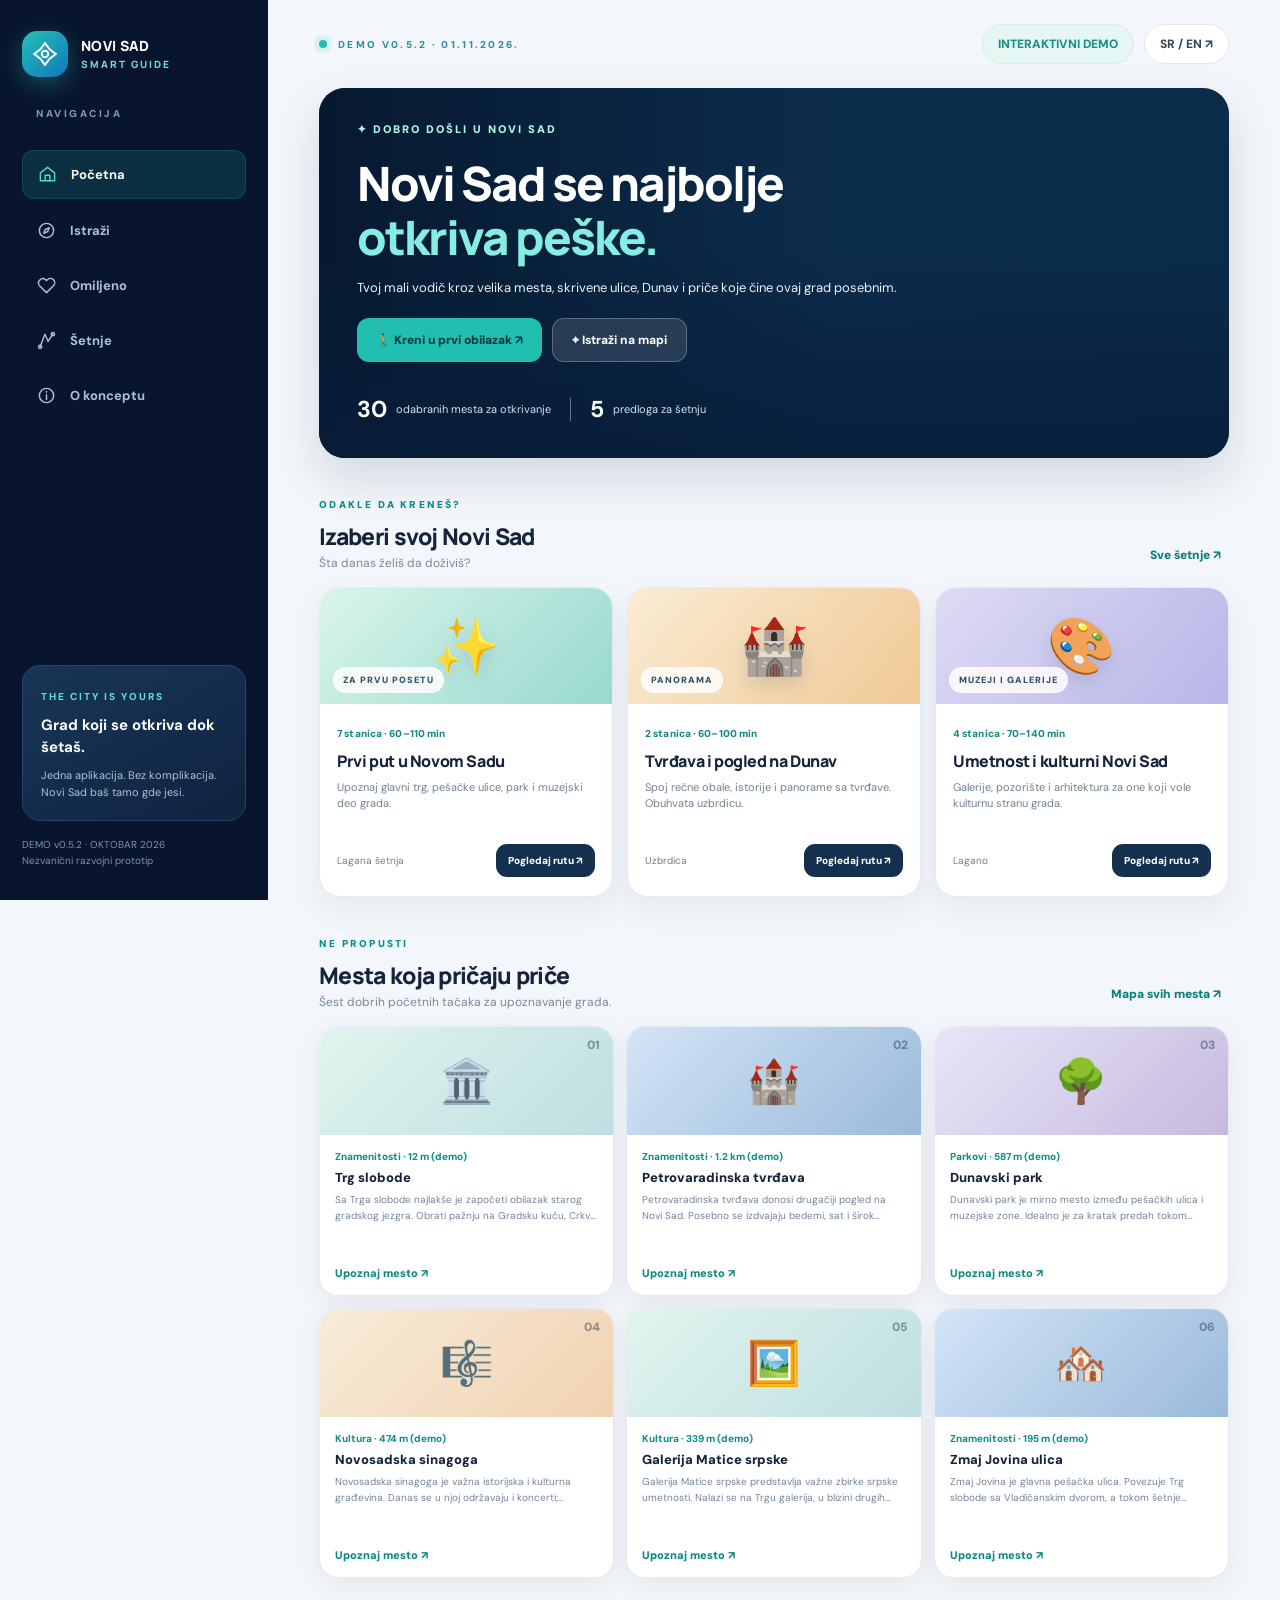
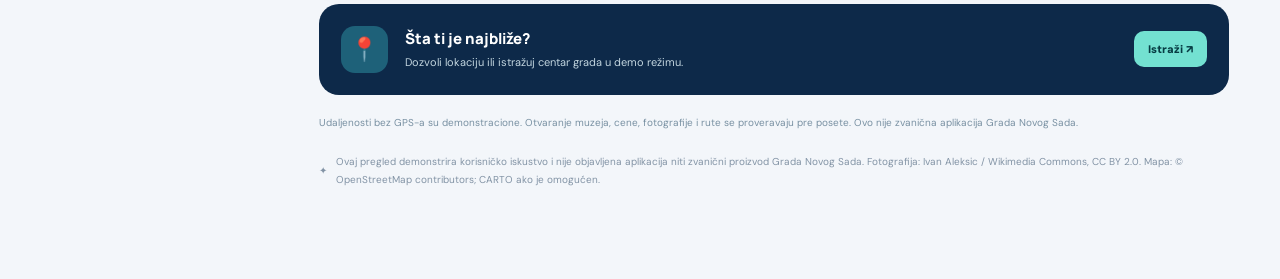
<file: preview/v052/index.html>
<!doctype html>
<html lang="sr">
<head>
  <meta charset="utf-8" />
  <meta name="viewport" content="width=device-width, initial-scale=1, viewport-fit=cover" />
  <meta name="theme-color" content="#0a1532" />
  <link rel="manifest" href="./manifest.webmanifest" />
  <link rel="apple-touch-icon" href="./icons/icon-180.png" />
  <meta name="description" content="Novi Sad Smart Guide — interaktivni koncept turističke aplikacije, oktobar 2026." />
  <title>Novi Sad Smart Guide — interaktivni prototip</title>
  <link rel="preconnect" href="https://fonts.googleapis.com" />
  <link rel="preconnect" href="https://fonts.gstatic.com" crossorigin />
  <link href="https://fonts.googleapis.com/css2?family=DM+Sans:wght@400;500;600;700;800&family=Manrope:wght@400;500;600;700;800&display=swap" rel="stylesheet" />

  <style>
    :root{--navy:#09152e;--navy2:#122849;--ink:#14243c;--muted:#627188;--line:#e8edf2;--teal:#20bfb0;--orange:#fb9869;--bg:#f3f6fa;--white:#fff;--r:19px;--shadow:0 14px 45px rgba(22,43,72,.075)}
    *{box-sizing:border-box}html,body{margin:0;min-height:100%;font-family:'DM Sans',sans-serif;color:var(--ink);background:var(--bg)}button,input{font:inherit}button{cursor:pointer}button:focus-visible,input:focus-visible{outline:3px solid #20bfb0;outline-offset:3px}a{color:inherit}h1,h2,h3,p{margin:0}.hidden{display:none!important}
    .app-shell{display:grid;grid-template-columns:268px minmax(0,1fr);min-height:100vh}
    .sidebar{background:var(--navy);color:#fff;padding:31px 22px;display:flex;flex-direction:column;gap:30px;position:sticky;top:0;height:100vh;overflow:auto}
    .brand{display:flex;align-items:center;gap:13px;text-decoration:none}.logo{width:46px;height:46px;border-radius:15px;background:linear-gradient(140deg,#25bfb3,#1179bd);display:grid;place-items:center;box-shadow:0 7px 22px #22bfb055}.logo svg{width:26px;height:26px}.brand-title{font-family:Manrope,sans-serif;font-weight:800;letter-spacing:.3px;font-size:14px;line-height:1.3}.brand-title small{font-size:10px;letter-spacing:2px;color:#73dacc;display:block;margin-top:3px}.side-label{color:#7f99bb;font-size:10px;letter-spacing:2.5px;font-weight:800;padding:0 14px}.nav{display:flex;flex-direction:column;gap:8px}.nav button{width:100%;border:0;text-align:left;background:none;color:#aec0d8;display:flex;align-items:center;gap:14px;padding:14px 15px;border-radius:12px;font-weight:700;font-size:13px}.nav button svg{width:19px;height:19px;stroke-width:1.8}.nav button:hover,.nav button.active{background:rgba(32,191,176,.15);color:#fff}.nav button.active{border:1px solid rgba(32,191,176,.2)}.nav button.active svg{color:#49ddcf}.sidebar-bottom{margin-top:auto;background:linear-gradient(150deg,#183657,#102340);border:1px solid #25466c;border-radius:18px;padding:18px}.sidebar-bottom span{color:#5de1d3;font-size:10px;letter-spacing:2px;font-weight:800}.sidebar-bottom h3{font-size:15px;line-height:1.5;margin:9px 0 8px}.sidebar-bottom p{font-size:11px;color:#b1c1d6;line-height:1.6}.side-foot{color:#7e92b0;font-size:10px;line-height:1.6;margin-top:-14px}
    .main{min-width:0;padding:24px clamp(20px,4vw,58px) 90px;max-width:1500px;width:100%;margin:auto}.top{display:flex;justify-content:space-between;align-items:center;gap:15px;margin-bottom:24px}.eyebrow{font-size:10px;font-weight:800;letter-spacing:2.3px;color:#2b8f98;text-transform:uppercase}.top-left{display:flex;align-items:center;gap:11px}.dot{width:8px;height:8px;border-radius:50%;background:#20bfae;box-shadow:0 0 0 5px #20bfb01c}.top-right{display:flex;align-items:center;gap:10px}.pill{border:1px solid #e2e8ee;background:#fff;padding:11px 15px;border-radius:100px;font-size:12px;font-weight:800;color:#32465e}.pill.soft{background:#e6f6f3;border-color:#ccf1eb;color:#138f83}.pill.click:hover{background:#edf6f6}.desktop-page-title{font-family:Manrope,sans-serif;font-size:29px;line-height:1.25;letter-spacing:-1.2px;margin-bottom:7px}.subtitle{color:var(--muted);font-size:13px;line-height:1.6}.page-head{margin:0 0 24px}
    .hero{min-height:295px;border-radius:24px;background:linear-gradient(90deg,#07152feF 2%,#0b213aca 50%,#0c244477),url('https://upload.wikimedia.org/wikipedia/commons/7/7a/Panorama_of_Novi_Sad.jpg') center 53%/cover,linear-gradient(135deg,#132d50,#247c89);position:relative;overflow:hidden;color:#fff;padding:40px 42px;box-shadow:var(--shadow);display:flex;flex-direction:column;justify-content:space-between}.hero:before{content:"";position:absolute;width:240px;height:240px;border:1px solid #ffffff25;right:-70px;top:-105px;border-radius:50%;box-shadow:0 0 0 48px #ffffff08,0 0 0 105px #ffffff08}.hero>*{position:relative}.hero-tag{display:inline-flex;align-items:center;gap:8px;border:1px solid #ffffff35;background:#ffffff14;padding:9px 12px;border-radius:100px;font-size:11px;letter-spacing:.5px;align-self:flex-start;font-weight:700}.hero h1{max-width:530px;font-family:Manrope,sans-serif;font-weight:800;letter-spacing:-1.6px;line-height:1.18;font-size:clamp(29px,3vw,46px);margin:20px 0 9px}.hero h1 em{color:#67e2d2;font-style:normal}.hero p{font-size:13px;color:#e1eaf1;line-height:1.7;max-width:520px}.hero-bottom{display:flex;gap:10px;margin-top:20px;flex-wrap:wrap}.btn{border:0;border-radius:12px;padding:13px 19px;display:inline-flex;align-items:center;justify-content:center;gap:9px;font-weight:800;font-size:12px;transition:transform .15s,background .15s}.btn:hover{transform:translateY(-1px)}.btn-primary{background:var(--teal);color:#053540}.btn-primary:hover{background:#41d2c3}.btn-ghost{background:#ffffff20;color:white;border:1px solid #ffffff40}.btn-white{background:#fff;color:#213e5b;border:1px solid var(--line)}.btn svg{width:16px;height:16px}.section-title{display:flex;align-items:center;justify-content:space-between;gap:12px;margin:30px 0 17px}.section-title h2{font-size:18px;font-family:Manrope,sans-serif;letter-spacing:-.5px}.section-title .link{border:0;background:none;color:#178d83;font-size:12px;font-weight:800}.grid-feature{display:grid;grid-template-columns:repeat(3,minmax(0,1fr));gap:14px}.feature{background:#fff;border:1px solid #eaf0f5;border-radius:17px;padding:20px;box-shadow:var(--shadow);text-align:left;min-height:174px;display:flex;flex-direction:column;align-items:flex-start;gap:13px}.feature:hover{border-color:#bde8e4;transform:translateY(-2px)}.feature-ico{width:42px;height:42px;border-radius:13px;display:grid;place-items:center;font-size:20px;background:#eaf9f5}.feature:nth-child(2) .feature-ico{background:#fff1e6}.feature:nth-child(3) .feature-ico{background:#edf2fd}.feature:nth-child(4) .feature-ico{background:#f1f0fb}.feature:nth-child(5) .feature-ico{background:#e9f4fd}.feature:nth-child(6) .feature-ico{background:#fceff3}.feature strong{font-size:13px}.feature small{color:#79899b;font-size:11px;line-height:1.5;display:block;margin-top:5px}.section-split{display:grid;grid-template-columns:minmax(0,1.58fr) minmax(260px,1fr);gap:18px}.info-banner{background:#fff;border:1px solid var(--line);border-radius:18px;padding:20px;box-shadow:var(--shadow);display:flex;gap:15px;align-items:flex-start}.info-banner .bubble{flex:0 0 42px;height:42px;border-radius:13px;background:#e8f8f4;display:grid;place-items:center;color:#188d84;font-size:20px}.info-banner strong{font-size:14px}.info-banner p{color:#6f8093;line-height:1.6;margin-top:6px;font-size:12px}.notice-orange{background:#fff4ee;border:1px solid #ffe3d0;padding:16px 18px;border-radius:16px;color:#8e4d30;font-size:12px;line-height:1.6}.prototype-note{margin-top:22px;color:#8b99a8;font-size:10px;line-height:1.7}
    .filter-bar{display:flex;gap:8px;align-items:center;flex-wrap:wrap;margin:20px 0 17px}.chip{border-radius:100px;padding:10px 14px;border:1px solid #e1e9ee;background:#fff;font-size:12px;color:#697a8e;font-weight:800}.chip.active{background:#102847;border-color:#102847;color:#fff}.map-layout{display:grid;grid-template-columns:minmax(0,1.6fr) minmax(280px,1fr);gap:16px;align-items:start}.map-wrap{position:relative;border:1px solid #dfe8ec;background:#e6f0ee;border-radius:20px;height:535px;overflow:hidden;box-shadow:var(--shadow)}#map{height:100%;width:100%;background:linear-gradient(120deg,#d7e9dc,#f0ece0)}.map-cover{position:absolute;inset:0;background:#e3eee6;overflow:hidden;display:none;align-items:center;justify-content:center}.map-cover .roads{position:absolute;inset:-20%;transform:rotate(-12deg);background:repeating-linear-gradient(0deg,transparent 0 50px,#fff 51px 63px,transparent 64px 115px),repeating-linear-gradient(90deg,transparent 0 65px,#f9fcfb 66px 79px,transparent 80px 153px)}.map-cover .river{position:absolute;inset:30% -40% 27% 6%;transform:rotate(-24deg);background:#a9d7df;border-radius:48%;box-shadow:0 0 0 15px #cae6e5}.map-cover p{position:absolute;bottom:20px;background:#ffffffe0;padding:12px;border-radius:9px;color:#476170;font-size:12px;text-align:center;max-width:260px}.map-badge{position:absolute;top:17px;left:17px;z-index:500;background:#fff;padding:11px 15px;border-radius:12px;box-shadow:0 6px 22px #0001;display:flex;align-items:center;gap:9px;font-size:11px;font-weight:800}.map-badge .pulse{width:9px;height:9px;border-radius:50%;background:#1fc2b2;box-shadow:0 0 0 5px #17b7a92a}.map-actions{position:absolute;bottom:20px;left:18px;right:18px;display:flex;gap:10px;z-index:500}.map-actions button{box-shadow:0 10px 25px #0002}.map-actions .btn{white-space:nowrap}.map-actions .btn-white{background:#fff}.map-actions .btn-primary{background:#122d50;color:#fff}.radius-select{margin-left:auto;border:1px solid var(--line);padding:10px 13px;background:#fff;border-radius:13px;color:#355063;font-weight:800;font-size:12px}.results-panel{background:#fff;border-radius:20px;padding:20px;border:1px solid var(--line);box-shadow:var(--shadow);height:535px;overflow:auto}.panel-title{display:flex;justify-content:space-between;align-items:center;margin-bottom:16px}.panel-title strong{font-size:14px}.counter{color:#0a9386;background:#e1f7f2;border-radius:100px;padding:6px 9px;font-size:11px;font-weight:800}.search{width:100%;border:1px solid #e1e9ef;background:#f7f9fb;border-radius:11px;padding:12px 13px;font-size:12px;margin-bottom:13px;outline:none}.place{display:flex;gap:12px;padding:14px 2px;border-bottom:1px solid #eef2f5;cursor:pointer;align-items:center}.place:hover .place-name{color:#0f9f95}.place:last-child{border-bottom:0}.place-icon{flex:0 0 47px;height:49px;display:grid;place-items:center;border-radius:13px;font-size:22px;background:linear-gradient(145deg,#e9f4f1,#def1ed)}.place-icon.park{background:#e9f5e7}.place-icon.culture{background:#f6edfa}.place-name{font-size:12px;font-weight:800;margin-bottom:5px}.place-sub{font-size:10px;color:#91a0ae;line-height:1.5}.place-fav{margin-left:auto;border:0;background:transparent;font-size:18px;color:#f39b6e;padding:6px}.map-pin{background:#fff;border:3px solid #1db9ac;width:36px;height:36px;border-radius:13px;display:grid;place-items:center;font-size:19px;box-shadow:0 6px 15px #122b4440}.leaflet-div-icon{background:transparent;border:0}.leaflet-popup-content-wrapper{border-radius:14px}.leaflet-popup-content{font-family:'DM Sans',sans-serif}
    .tour-hero{background:linear-gradient(135deg,#092541,#1f5d65);color:#fff;padding:24px;border-radius:20px;margin-bottom:18px}.tour-hero h2{font-family:Manrope,sans-serif;font-size:23px;margin:8px 0}.tour-hero p{font-size:12px;line-height:1.7;color:#c7dfdf}.route-steps{background:#fff;border:1px solid var(--line);border-radius:18px;padding:23px}.step{display:flex;gap:15px;padding-bottom:22px;position:relative}.step:not(:last-child):before{content:"";position:absolute;top:30px;bottom:0;width:2px;background:#d9eeeb;left:15px}.step:last-child{padding:0}.num{width:31px;height:31px;display:grid;place-items:center;border-radius:50%;color:#007c76;background:#d9f8f0;font-size:11px;font-weight:800;z-index:1;flex:0 0 31px}.step h3{font-size:13px;margin:4px 0 4px}.step p{font-size:11px;color:#7f91a0}.step button{margin-left:auto;align-self:flex-start;border:0;border-radius:9px;background:#e9f8f3;color:#168b81;font-size:11px;font-weight:800;padding:9px 11px}.empty{padding:44px 17px;text-align:center;color:#7f90a0;font-size:13px;line-height:1.7}.empty .illustration{font-size:40px;display:block;margin-bottom:12px}
    .modal-shade{position:fixed;inset:0;background:#071528ab;z-index:1500;display:flex;align-items:center;justify-content:center;padding:18px;backdrop-filter:blur(4px)}.modal{width:min(100%,500px);background:#fff;border-radius:23px;overflow:hidden;box-shadow:0 30px 100px #07152855;max-height:min(90vh,760px);overflow-y:auto}.modal-visual{height:176px;position:relative;background:linear-gradient(145deg,#102f50,#167d87);display:flex;align-items:center;justify-content:center;color:#fff}.modal-visual .large-emoji{font-size:86px;filter:drop-shadow(0 15px 20px #0003)}.modal-topper{position:absolute;top:17px;left:22px;border:1px solid #ffffff77;background:#ffffff29;border-radius:30px;padding:7px 10px;font-size:10px;font-weight:800}.modal-close{position:absolute;right:16px;top:16px;background:#ffffffde;color:#142940;border:0;border-radius:100px;width:33px;height:33px;font-weight:900;font-size:17px}.modal-body{padding:26px}.modal-body h2{font-size:23px;font-family:Manrope,sans-serif;letter-spacing:-.7px;margin:5px 0 10px}.modal-body p{font-size:13px;line-height:1.8;color:#65798b}.detail-tag{color:#189b90;font-size:10px;letter-spacing:1.5px;font-weight:800}.detail-facts{display:flex;gap:9px;flex-wrap:wrap;margin:19px 0}.detail-facts span{border:1px solid #e4ecf0;padding:9px 11px;border-radius:9px;font-size:10px;color:#577085;font-weight:700}.modal-actions{display:flex;gap:9px;flex-wrap:wrap}.modal-actions .btn{flex:1;min-width:110px}.toast{position:fixed;right:24px;bottom:24px;z-index:3000;background:#112e42;color:#fff;padding:15px 19px;border-radius:15px;max-width:390px;box-shadow:0 20px 40px #0003;font-size:12px;line-height:1.6;display:none}.toast.show{display:block}.footnote{display:flex;align-items:center;gap:9px;margin-top:22px;color:#8293a5;font-size:10px;line-height:1.8}.mobile-nav{display:none}
    @media(max-width:1100px){.app-shell{grid-template-columns:220px minmax(0,1fr)}.sidebar{padding:24px 15px}.main{padding:23px 24px 70px}.hero{min-height:265px}.grid-feature{grid-template-columns:repeat(2,minmax(0,1fr))}.map-layout{grid-template-columns:1fr}.results-panel{height:auto;max-height:410px}.map-wrap{height:420px}.section-split{grid-template-columns:1fr}}
    @media(max-width:740px){.app-shell{display:block}.sidebar{display:none}.main{padding:16px 15px 104px}.top{margin-bottom:18px}.top-right .pill.soft{display:none}.pill{padding:10px 12px}.hero{min-height:290px;border-radius:21px;padding:26px 23px}.hero h1{font-size:34px;margin:16px 0 7px}.hero p{font-size:12px}.hero-bottom .btn{padding:12px}.grid-feature{grid-template-columns:repeat(2,minmax(0,1fr));gap:10px}.feature{min-height:150px;padding:16px;gap:10px}.feature small{font-size:10px}.section-title{margin:25px 0 14px}.map-wrap{height:425px}.map-actions{flex-wrap:wrap;bottom:13px;left:10px;right:10px}.map-actions .btn{padding:11px;font-size:11px}.radius-select{font-size:11px;padding:9px}.map-badge{top:13px;left:11px}.desktop-page-title{font-size:24px}.mobile-nav{display:grid;grid-template-columns:repeat(5,1fr);position:fixed;bottom:0;left:0;right:0;z-index:1000;background:#fff;border-top:1px solid #e7edf2;padding:9px 8px calc(9px + env(safe-area-inset-bottom));box-shadow:0 -9px 30px #20355012}.mobile-nav button{display:flex;flex-direction:column;align-items:center;gap:4px;background:none;border:0;color:#8494a6;font-size:9px;font-weight:800}.mobile-nav button svg{width:21px;height:21px}.mobile-nav button.active{color:#178e88}.modal-shade{padding:10px}.modal-visual{height:155px}.modal-body{padding:21px}.toast{left:14px;bottom:90px;right:14px}.chip{font-size:11px;padding:9px 12px}}
    .map-badge{max-width:calc(100% - 85px);line-height:1.35}.map-badge span:last-child{overflow-wrap:anywhere}.map-actions{align-items:center}.map-actions button{max-width:46%;white-space:normal;text-align:center}.map-cover{z-index:2}.map-actions,.map-badge{z-index:500}
    @media(max-width:740px){.map-actions button{font-size:10px;max-width:45%;padding:10px 9px}.radius-select{margin-left:0;max-width:30%;padding:10px 6px}.map-badge{font-size:10px;max-width:75%}}
    @media(prefers-reduced-motion:reduce){*,*:before,*:after{scroll-behavior:auto!important;transition:none!important}}

    /* Modern vector map experience; attribution remains visible. */
    #map{position:absolute;inset:0;width:100%;height:100%;background:#e9f0f2}
    .maplibregl-map{font-family:'DM Sans',sans-serif}
    .maplibregl-ctrl-top-right{top:76px;right:12px}
    .maplibregl-ctrl-group{border:1px solid #e4ebed!important;border-radius:13px!important;overflow:hidden;box-shadow:0 8px 26px #10284718!important}
    .maplibregl-ctrl-attrib{background:#ffffffdd!important;font-size:10px!important;border-radius:8px 0 0 0}
    .map-style-control{position:absolute;z-index:501;top:76px;left:16px;display:flex;gap:3px;padding:5px;background:#fff;border:1px solid #e5ebef;border-radius:13px;box-shadow:0 8px 25px #10284718}
    .map-style-control button{font-size:11px;padding:9px 11px;border:0;border-radius:9px;background:transparent;color:#536c82;font-weight:800}
    .map-style-control button.active{background:#142c4d;color:#fff}
    .map-style-control button:focus-visible{outline:2px solid #20bfb0}
    .map-pin{width:39px;height:39px;border:2px solid white;border-radius:14px;background:#fff;box-shadow:0 4px 15px #132c4160;display:grid;place-items:center;font-size:19px;cursor:pointer;transition:transform .15s ease}
    .map-pin:hover{transform:translateY(-3px) scale(1.06)}
    .map-pin.park{background:#e5f6e5}.map-pin.culture{background:#f5ecfc}
    .user-position-marker{width:20px;height:20px;border-radius:50%;background:#028dc5;border:4px solid #fff;box-shadow:0 0 0 5px #018dca45,0 3px 11px #19344f55}
    .map-cover{z-index:2;background:#e5eef0}
    .map-cover .roads,.map-cover .river{display:none}
    .map-error-content{text-align:center;padding:25px 20px;max-width:320px;position:relative;z-index:2}
    .map-error-content strong{font:800 18px Manrope,sans-serif;display:block;margin-bottom:8px}
    .map-error-content p{position:static;background:none;padding:0;color:#466174;font-size:13px;margin-bottom:14px;max-width:initial}
    .map-error-content button{border:0;border-radius:12px;background:#102847;color:#fff;font-weight:800;padding:11px 15px}
    .gps-inline-status{position:absolute;bottom:82px;left:18px;right:18px;z-index:500;max-width:440px;border-radius:12px;background:#ffffffed;color:#3c6074;border:1px solid #dae7e9;padding:9px 12px;font-size:11px;font-weight:700;box-shadow:0 7px 24px #10284712}
    .gps-inline-status.error{color:#a34d37;background:#fff8f4;border-color:#f5d4c5}
    @media(max-width:740px){.map-style-control{top:72px;left:12px}.map-style-control button{padding:8px;font-size:10px}.maplibregl-ctrl-top-right{top:70px;right:9px}.gps-inline-status{bottom:83px;left:12px;right:12px;font-size:10px}.map-badge{top:13px;left:12px}}

    /* v0.3.6: visible fallback with reason, so map errors aren't blank mystery screens. */
    #mapFallback{padding:0;justify-content:stretch;align-items:stretch;background:#e5eff2}
    #mapFallback iframe{border:0;width:100%;height:100%;position:absolute;inset:0;opacity:.98}
    #mapFallback .map-error-content{position:absolute;left:12px;right:12px;top:76px;margin:auto;background:rgba(255,255,255,.96);padding:13px 16px;border:1px solid #dce8ef;box-shadow:0 8px 34px rgba(9,26,49,.17);border-radius:13px;max-width:360px}
    #mapFallback .map-error-content strong{font-size:14px;margin-bottom:5px}
    #mapFallback .map-error-content p{font-size:11px;margin-bottom:10px;line-height:1.5}
    #mapFallback .map-error-buttons{display:flex;align-items:center;justify-content:center;gap:7px;flex-wrap:wrap}
    #mapFallback .map-error-buttons button{padding:8px 10px;font-size:11px}
    #mapFallback .map-error-buttons a{font-size:11px;font-weight:800;background:#ecf5f7;padding:8px 10px;border-radius:11px;text-decoration:none;color:#123c52}
    @media(max-width:740px){#mapFallback .map-error-content{top:115px;left:8px;right:8px}}
  
/* Lightweight interactive map v0.3.6 */
.tour-raster{position:relative;overflow:hidden;user-select:none;-webkit-user-select:none;touch-action:none;overscroll-behavior:contain;cursor:grab;background:#e2eced}
.tour-raster:active{cursor:grabbing}
.raster-tiles{position:absolute;inset:0;pointer-events:none;overflow:visible;transform-origin:50% 50%;will-change:transform}
.raster-tile{position:absolute;object-fit:fill;max-width:none;user-select:none}
.raster-tiles.raster-soft{filter:saturate(.50) contrast(.96) brightness(1.05)}
.raster-overlay{position:absolute;inset:0;pointer-events:none;transform-origin:50% 50%;will-change:transform}
.raster-circle{position:absolute;transform:translate(-50%,-50%);border-radius:50%;pointer-events:none}
.raster-search-radius{border:2px dashed rgba(4,142,138,.55);background:rgba(19,191,175,.07)}
.raster-accuracy{border:1px solid rgba(35,137,207,.5);background:rgba(21,135,229,.13)}
.raster-you{position:absolute;transform:translate(-50%,-50%);width:18px;height:18px;border:3px solid #fff;border-radius:50%;background:#1688f2;box-shadow:0 0 0 7px #1d96e82b,0 2px 9px #1238}
.raster-pin{position:absolute;transform:translate(-50%,-100%);width:40px;height:40px;display:grid;place-items:center;font-size:20px;border:3px solid #fff;border-radius:13px;background:#effffb;box-shadow:0 5px 15px #052d4460;pointer-events:auto;cursor:pointer}
.raster-pin:hover{transform:translate(-50%,-105%) scale(1.08);background:#d0f7ee}
.raster-pin:focus-visible{outline:3px solid #008a82}
.raster-zoom{position:absolute;top:12px;right:12px;display:flex;flex-direction:column;z-index:6;border:1px solid #dce6eb;border-radius:12px;overflow:hidden;box-shadow:0 3px 12px #132b2833}
.raster-zoom button{width:37px;height:38px;border:0;background:#fff;color:#17334f;font-size:24px;line-height:1}
.raster-zoom button+button{border-top:1px solid #e4e8ec}
.raster-attribution{position:absolute;bottom:2px;right:7px;z-index:6;background:#ffffffe9;border-radius:5px;font-size:10px;color:#2d4556;padding:3px 5px}
.raster-attribution a{color:inherit}
@media(max-width:740px){.raster-zoom{top:8px;right:8px}.raster-pin{width:36px;height:36px;font-size:18px}}


/* v0.3.6 — refined cartography and internal route panel */
.raster-tiles.raster-modern{filter:saturate(.69) contrast(.91) brightness(1.08) hue-rotate(-4deg)}
.raster-tiles.raster-soft{filter:saturate(.26) contrast(.86) brightness(1.1)}
.map-wrap{border-radius:26px;box-shadow:0 20px 45px rgba(19,45,64,.12)}
.raster-pin{border:2px solid rgba(255,255,255,.97);background:linear-gradient(150deg,#ffffff,#e5fbf6);border-radius:16px;box-shadow:0 5px 16px rgba(10,60,80,.25),0 1px 2px rgba(0,0,0,.07);transition:transform .15s ease,box-shadow .15s ease}
.raster-pin:hover{box-shadow:0 12px 24px #0e4a6c50}
.raster-route{position:absolute;inset:0;width:100%;height:100%;pointer-events:none;overflow:visible;filter:drop-shadow(0 2px 5px #2189e855)}
.route-end-marker{position:absolute;z-index:4;transform:translate(-50%,-100%);background:#163958;border:3px solid white;border-radius:15px 15px 15px 4px;color:#fff;width:40px;height:40px;display:grid;place-items:center;font-size:24px;box-shadow:0 5px 15px #16395860}
#routePanel{position:absolute;left:14px;right:14px;top:117px;z-index:510;background:#ffffffed;backdrop-filter:blur(16px);-webkit-backdrop-filter:blur(16px);border:1px solid #d9e8ee;border-radius:19px;padding:16px;box-shadow:0 12px 35px #17354e33;max-width:450px}
.route-panel-head{display:flex;gap:12px;align-items:flex-start;justify-content:space-between}.route-panel-head strong{font:800 14px Manrope,sans-serif}.route-panel-head p{font-size:11px;color:#627c91;margin-top:4px;line-height:1.45}
.route-close{border:0;border-radius:10px;background:#e8f0f4;color:#21435a;font-size:18px;width:32px;height:32px;flex:none}
.route-stats{display:flex;gap:8px;margin-top:13px;flex-wrap:wrap}.route-stats span{background:#e7f6fc;color:#1e6589;font-weight:800;font-size:12px;padding:9px 11px;border-radius:10px}
.route-steps-preview{max-height:155px;overflow:auto;margin-top:12px;padding-left:17px;color:#49657b;font-size:11px;line-height:1.6}.route-steps-preview li{margin-bottom:5px}
.route-panel-foot{color:#667f90;font-size:10px;margin-top:9px;line-height:1.5}
.route-panel-actions{display:flex;flex-wrap:wrap;gap:7px;margin-top:11px}.route-panel-actions button,.route-panel-actions a{border:0;border-radius:10px;background:#163958;color:#fff;padding:10px 12px;font-size:11px;font-weight:800;text-decoration:none}.route-panel-actions a{background:#ebf3f6;color:#174d6b}
@media(max-width:740px){#routePanel{top:126px;left:8px;right:8px;padding:12px}.route-steps-preview{max-height:94px}.map-actions{bottom:12px;left:8px;right:8px;gap:5px}.map-actions .btn{padding:9px 11px;font-size:10px}}


/* v0.3.6 navigation: hiding instructions never deletes the route */
.route-close{font-weight:900;font-size:18px;line-height:1;transition:background .2s}
.route-close:hover{background:#d5e9f2}
.route-restore{position:absolute;z-index:510;left:16px;bottom:86px;max-width:calc(100% - 32px);border:1px solid #d5e8f0;background:#fff;border-radius:16px;padding:12px 15px;color:#163958;font-size:12px;font-weight:850;box-shadow:0 9px 30px rgba(13,56,84,.26);display:flex;align-items:center;gap:12px}
.route-restore .route-rest-arrow{font-size:17px;color:#0b8b94}
.route-end-btn{background:#edf0f2!important;color:#536474!important}
.map-poi-toggle{position:absolute;top:126px;left:16px;z-index:505;border:1px solid rgba(197,225,228,.9);border-radius:12px;background:rgba(255,255,255,.96);padding:10px 13px;box-shadow:0 8px 24px rgba(9,40,60,.14);color:#214b63;font-weight:800;font-size:11px}
.map-poi-toggle:disabled{opacity:.65;cursor:wait}
.map-poi-status{position:absolute;top:173px;left:16px;max-width:330px;z-index:505;background:#fffef3;border:1px solid #ebe0b6;border-radius:12px;padding:10px;color:#726134;font-size:11px;line-height:1.45;box-shadow:0 6px 16px #1b3e4b18}
.raster-poi{position:absolute;transform:translate(-50%,-50%);pointer-events:auto;background:#fff;border:2px solid rgba(252,254,255,.96);box-shadow:0 4px 11px #15364a35;border-radius:50%;width:31px;height:31px;display:grid;place-items:center;font-size:14px;cursor:pointer;z-index:3}
.raster-poi:hover,.raster-poi:focus-visible{outline:3px solid #21baac;transform:translate(-50%,-50%) scale(1.12)}
.poi-popup{position:absolute;z-index:512;right:12px;bottom:86px;width:min(315px,calc(100% - 24px));padding:15px 17px;border:1px solid #d9e8ef;background:#fff;border-radius:17px;box-shadow:0 15px 45px rgba(13,43,65,.28)}
.poi-popup strong{display:block;font:800 15px Manrope,sans-serif;margin:7px 28px 7px 0;line-height:1.35;color:#122e49}
.poi-popup-label{color:#078f8a;font-size:10px;font-weight:900;letter-spacing:.4px}
.poi-popup p{color:#6c7c8c;font-size:11px;line-height:1.5}
.poi-popup-x{position:absolute;right:12px;top:10px;border:0;background:#edf3f6;border-radius:9px;width:29px;height:29px;font-size:19px;color:#24475f}
.poi-popup-actions{display:flex;gap:8px;margin-top:12px;align-items:center}
.poi-popup-actions button,.poi-popup-actions a{background:#173753;color:#fff;border:0;border-radius:10px;padding:9px 12px;font-size:11px;font-weight:800;text-decoration:none}
.poi-popup-actions a{background:#eff5f5;color:#164058}
@media(min-width:900px){.map-wrap{height:585px}.results-panel{height:585px}}
@media(max-width:740px){.map-poi-toggle{top:120px;left:12px;padding:9px;font-size:10px}.map-poi-status{top:158px;left:12px;right:12px;max-width:none;font-size:10px}.route-restore{bottom:80px;left:9px}.poi-popup{bottom:87px;right:8px}.map-wrap{height:490px}}


    /* v0.4.0 navigation UI. These controls stay fixed when the map underneath rotates. */
    .raster-heading-arrow{position:absolute;top:-7px;left:50%;width:0;height:0;border-left:8px solid transparent;border-right:8px solid transparent;border-bottom:17px solid #0874cf;transform-origin:50% 100%;filter:drop-shadow(0 1px 2px #fff)}
    .heading-controls{position:absolute;top:160px;right:10px;z-index:505;display:flex;flex-direction:column;gap:7px}
    .heading-controls button{border:1px solid #d8e5eb;background:#fff;color:#163354;box-shadow:0 4px 15px #193b5130;border-radius:12px;min-width:50px;padding:9px 10px;font-size:11px;font-weight:800;display:flex;align-items:center;justify-content:center;flex-direction:column;gap:1px}
    .heading-controls button.active{background:#123958;color:#fff}
    .heading-controls .bearing-needle{display:block;font-size:19px;line-height:22px;font-weight:900;color:#dc5b4d;transform-origin:center;transition:transform .14s linear}
    .heading-controls button.active .bearing-needle{color:#59f4de}
    .heading-status{position:absolute;z-index:505;top:88px;right:13px;max-width:170px;text-align:right;background:#ffffffed;padding:6px 9px;border-radius:9px;color:#345773;font-size:10px;box-shadow:0 3px 12px #102b4918}
    .nav-hud{position:absolute;left:11px;right:11px;bottom:92px;z-index:512;display:flex;gap:11px;align-items:center;background:#0e2a48ed;color:#fff;border-radius:16px;border:1px solid #66bcda55;box-shadow:0 10px 28px #0a1b3450;padding:11px 13px;max-width:540px;backdrop-filter:blur(12px)}
    .nav-hud .nav-arrow{flex:0 0 36px;height:36px;display:grid;place-items:center;font-size:25px;color:#5de6e0;transition:transform .15s linear}
    .nav-hud strong{font-size:12px;display:block}.nav-hud small{font-size:10px;color:#d2e2ee;display:block;margin-top:3px;line-height:1.45}
    .nav-hud button{border:1px solid #d9e9f477;color:#fff;background:#ffffff19;border-radius:9px;padding:8px;font-size:11px;font-weight:800;margin-left:auto}
    .nav-live-controls{position:absolute;z-index:512;left:11px;bottom:164px;display:flex;gap:7px}
    .nav-live-controls button{border:0;background:#fff;color:#183c59;border-radius:10px;box-shadow:0 3px 17px #193b5130;padding:9px 11px;font-size:11px;font-weight:800}
    .nav-live-controls button.active{background:#0e5367;color:#fff}
    @media(max-width:740px){.heading-controls{top:172px;right:8px}.heading-controls button{min-width:45px;padding:7px 8px;font-size:10px}.heading-status{top:85px;right:8px}.nav-hud{bottom:95px;padding:9px;left:8px;right:8px}.nav-live-controls{bottom:166px;left:8px}.route-restore{bottom:176px;left:8px}.nav-hud small{font-size:9px}.map-wrap{height:550px}}

/* v0.4.0 place content, accessibility and navigation */
.nav-reroute{background:#fdf2d8!important;color:#1d3850!important;font-weight:800!important}
.nearby-title{font-size:15px;margin:18px 0 8px}
.nearby-grid{display:grid;gap:7px}
.nearby-place{display:flex;align-items:center;gap:9px;width:100%;padding:10px 12px;border:1px solid #dfebee;border-radius:12px;background:#f8fbfc;color:#18324d;text-align:left;cursor:pointer}
.nearby-place span{font-size:20px}.nearby-place strong{font-size:12px;flex:1}.nearby-place small{color:#658198}
.place-source a{color:#126f89;text-decoration:underline;font-weight:700;font-size:12px}
.detail-disclaimer{padding:9px 12px;background:#fff5e5;color:#77551c;border-radius:10px;font-size:11px;line-height:1.5}
.walk-card{border:1px solid #dae7ee;border-radius:18px;background:#fff;overflow:hidden;margin:14px 0 22px}
.walk-card-head{padding:22px;background:#102b4a;color:#fff}.walk-card-head h2{margin:10px 0;font-size:21px}.walk-card-head p{opacity:.8;font-size:12px}
.walk-card .route-steps{padding:10px 18px 17px}
@media(max-width:740px){.nav-hud{gap:6px}.nav-hud .nav-reroute{padding:6px;font-size:10px}.nav-hud strong{font-size:11px}.nav-hud .nav-arrow{flex-basis:23px}.walk-card-head{padding:16px}}
</style>
<link rel="stylesheet" href="./discovery-v050.css?v=050" />
</head>
<body>
<div class="app-shell">
  <aside class="sidebar">
    <a class="brand" href="#home" onclick="showPage('home');return false">
      <div class="logo"><svg viewBox="0 0 24 24" fill="none" stroke="white" stroke-width="1.8"><path d="M12 2 16.3 7.7 22 12l-5.7 4.3L12 22l-4.3-5.7L2 12l5.7-4.3L12 2Z"/><circle cx="12" cy="12" r="3"/></svg></div>
      <div class="brand-title">NOVI SAD<small>SMART GUIDE</small></div>
    </a>
    <div class="side-label" data-i18n="navigation">NAVIGACIJA</div>
    <nav class="nav" id="sideNav"></nav>
    <div class="sidebar-bottom"><span>THE CITY IS YOURS</span><h3 data-i18n="sideHeadline">Grad koji se otkriva dok šetaš.</h3><p data-i18n="sideText">Jedna aplikacija. Bez komplikacija. Novi Sad baš tamo gde jesi.</p></div>
    <p class="side-foot" data-i18n="prototypeFoot">DEMO v0.5.2 · OKTOBAR 2026<br>Nezvanični razvojni prototip</p>
  </aside>
  <main class="main">
    <header class="top"><div class="top-left"><div class="dot"></div><span class="eyebrow" data-i18n="previewLabel">DEMO v0.5.2 · 01.11.2026.</span></div><div class="top-right"><span class="pill soft" data-i18n="demoLabel">INTERAKTIVNI DEMO</span><button id="langBtn" class="pill click" onclick="toggleLang()" aria-label="Promeni jezik">SR / EN ↗</button></div></header>
    <div id="page"></div>
    <div class="footnote"><span>✦</span><span data-i18n="footer">Ovaj pregled demonstrira korisničko iskustvo i nije objavljena aplikacija niti zvanični proizvod Grada Novog Sada. Fotografija: Ivan Aleksic / Wikimedia Commons, CC BY 2.0. Mapa: © OpenStreetMap contributors; CARTO ako je omogućen.</span></div>
  </main>
</div>
<nav class="mobile-nav" id="mobileNav" aria-label="Glavna navigacija"></nav>
<div class="modal-shade hidden" id="modalShade" onclick="if(event.target===this) closeModal()"><div class="modal" id="modal" role="dialog" aria-modal="true" aria-labelledby="modalTitle"></div></div>
<div class="toast" id="toast" role="status" aria-live="polite"></div>
<!-- MapLibre is loaded dynamically with CDN fallbacks so the demo reports a useful failure reason. -->
<script src="./map-config.js?v=040"></script>
<script src="./map-engine.js?v=040"></script>
<script>
'use strict';
const center={lat:45.25565,lng:19.84563};
const MAP_STYLES={modern:"standard",minimal:"soft"};
const places=[
{id:'trg',sr:'Trg slobode',en:'Liberty Square',cat:'sights',emoji:'🏛️',lat:45.25562,lng:19.84548,descriptionSr:'Glavni gradski trg i odlična polazna tačka za upoznavanje centra Novog Sada.',descriptionEn:'The city’s central square and a perfect starting point for exploring Novi Sad.'},
{id:'crkva',sr:'Crkva Imena Marijinog',en:'Name of Mary Church',cat:'sights',emoji:'⛪',lat:45.255651,lng:19.845630,descriptionSr:'Prepoznatljiva neogotička crkva u samom srcu Novog Sada, na Trgu slobode.',descriptionEn:'A distinctive Gothic Revival church in the heart of Novi Sad, on Liberty Square.'},
{id:'tvrdjava',sr:'Petrovaradinska tvrđava',en:'Petrovaradin Fortress',cat:'sights',emoji:'🏰',lat:45.25236,lng:19.86089,descriptionSr:'Jedna od najpoznatijih znamenitosti grada, sa pogledom na Dunav i Novi Sad.',descriptionEn:'One of the city’s best-known landmarks, overlooking the Danube and Novi Sad.'},
{id:'dunavski',sr:'Dunavski park',en:'Danube Park',cat:'parks',emoji:'🌳',lat:45.2574,lng:19.8527,descriptionSr:'Mirna zelena oaza na nekoliko minuta od pešačke zone u centru.',descriptionEn:'A peaceful green space a short walk from the pedestrian centre.'},
{id:'muzej',sr:'Muzej Vojvodine',en:'Museum of Vojvodina',cat:'culture',emoji:'🏺',lat:45.2577,lng:19.85375,descriptionSr:'Mesto za otkrivanje kulturne i istorijske baštine Vojvodine.',descriptionEn:'Discover the culture and history of the Vojvodina region.'},
{id:'zmaj',sr:'Zmaj Jovina ulica',en:'Zmaj Jovina Street',cat:'sights',emoji:'🏘️',lat:45.25585,lng:19.8481,descriptionSr:'Jedna od najpoznatijih pešačkih ulica, sa istorijskim fasadama i gradskim ritmom.',descriptionEn:'A celebrated pedestrian street with historic facades and a lively atmosphere.'},
{id:'sinagoga',sr:'Novosadska sinagoga',en:'Novi Sad Synagogue',cat:'culture',emoji:'🎼',lat:45.2545,lng:19.8398,descriptionSr:'Upečatljiva kulturno-istorijska građevina poznata i kao koncertni prostor.',descriptionEn:'An impressive historic landmark also known as a concert venue.'},
{id:'galerija',sr:'Galerija Matice srpske',en:'Gallery of Matica Srpska',cat:'culture',emoji:'🖼️',lat:45.252601,lng:19.845808,descriptionSr:'Umetnička galerija na Trgu galerija 1, sa važnim zbirkama srpske umetnosti.',descriptionEn:'Art museum at Trg galerija 1, presenting important collections of Serbian art.',source:'https://www.digitalizacija.ns.rs/sr/institucije/galerija-matice-srpske'},
{id:'snp',sr:'Srpsko narodno pozorište',en:'Serbian National Theatre',cat:'culture',emoji:'🎭',lat:45.2550863,lng:19.8427834,descriptionSr:'Jedna od najvažnijih kulturnih institucija u Novom Sadu, na Pozorišnom trgu 1.',descriptionEn:'A landmark performing arts institution at Pozorišni trg 1.',source:'https://www.snp.org.rs/'},
{id:'dunavska',sr:'Dunavska ulica',en:'Dunavska Street',cat:'sights',emoji:'🏘️',lat:45.256231,lng:19.851065,descriptionSr:'Stara gradska pešačka ulica koja povezuje Zmaj Jovinu ulicu i Dunavski park.',descriptionEn:'Historic pedestrian street connecting Zmaj Jovina Street to Danube Park.',source:'https://novisad.travel/arhitektura-single/dunavska-ulica/'},
{id:'vladicanski',sr:'Vladičanski dvor',en:'Bishop’s Palace',cat:'sights',emoji:'🏰',lat:45.2570,lng:19.8479,descriptionSr:'Istorijska rezidencija episkopa Bačke eparhije na kraju Zmaj Jovine ulice.',descriptionEn:'Historic bishop’s residence at the end of Zmaj Jovina pedestrian street.',source:'https://novisad.rs/eng/tourism'},
{id:'gradskakuca',sr:'Gradska kuća',en:'Novi Sad City Hall',cat:'sights',emoji:'🏛️',lat:45.254809,lng:19.844404,descriptionSr:'Neorenesansno zdanje na Trgu slobode, izgrađeno krajem 19. veka.',descriptionEn:'Neo-Renaissance city hall on Liberty Square, dating to the late 19th century.',source:'https://www.digitalizacija.ns.rs/en/city-hall'},
{id:'biblioteka',sr:'Biblioteka Matice srpske',en:'Library of Matica Srpska',cat:'culture',emoji:'📚',lat:45.259269,lng:19.845276,descriptionSr:'Značajna nacionalna biblioteka na adresi Matice srpske 1.',descriptionEn:'Major research and national library at Matice srpske 1.',source:'https://www.digitalizacija.ns.rs/en/institucije/library-matica-srpska'},
{id:'beljanski',sr:'Spomen-zbirka Pavla Beljanskog',en:'Pavle Beljanski Memorial Collection',cat:'culture',emoji:'🖼️',lat:45.252778,lng:19.846111,descriptionSr:'Zbirka srpske i jugoslovenske umetnosti, Trg galerija 2.',descriptionEn:'Art collection featuring Serbian and Yugoslav painters at Trg galerija 2.',source:'https://novisad.travel/ns-price/novosadske-price-spomen-zbirka-pavla-beljanskog/'},
{id:'zmaj-spomenik',sr:'Spomenik Jovanu Jovanoviću Zmaju',en:'Jovan Jovanović Zmaj Monument',cat:'sights',emoji:'🗿',lat:45.25687,lng:19.84774,descriptionSr:'Bronzana statua pesnika Jovana Jovanovića Zmaja ispred Vladičanskog dvora.',descriptionEn:'Bronze monument to the poet Jovan Jovanović Zmaj in front of the Bishop’s Palace.',source:'https://novisad.rs/lat/figura-lekara-i-pesnika-jovana-jovanovica-zmaja'},
{id:'racija',sr:'Spomenik žrtvama racije',en:'Monument to the Victims of the Raid',cat:'culture',emoji:'🕯️',lat:45.252634,lng:19.855775,descriptionSr:'Memorijal na Keju žrtava racije posvećen stradalim sugrađanima u januaru 1942.',descriptionEn:'Memorial along the riverside to Novi Sad residents killed in January 1942.',source:'https://vojvodina.travel/atrakcije/spomenik-zrtvama-racije-novi-sad/'},
{id:'strand',sr:'Štrand',en:'Štrand Beach',cat:'parks',emoji:'🌊',lat:45.2367,lng:19.8487,descriptionSr:'Poznata gradska plaža na Dunavu i omiljeno mesto za predah.',descriptionEn:'Novi Sad’s popular city beach on the Danube.'}
];
for(const p of [{"id":"sat","sr":"Petrovaradinski sat","en":"Petrovaradin Clock Tower","cat":"sights","emoji":"🕰️","lat":45.2527,"lng":19.8614,"descriptionSr":"Poznati sat tvrđave: velika kazaljka pokazuje sate, a mala minute.","descriptionEn":"The fortress clock: large hand shows hours, small hand minutes.","source":"https://novisad.travel/atrakcije-na-tvrdavi/","approximate":true},{"id":"muzejgrada","sr":"Muzej grada Novog Sada","en":"Novi Sad City Museum","cat":"culture","emoji":"🏺","lat":45.2525,"lng":19.8617,"descriptionSr":"Muzejske postavke na tvrđavi posvećene istoriji grada.","descriptionEn":"Museum collections about the city's heritage on the fortress.","source":"https://novisad.travel/atrakcije-na-tvrdavi/","approximate":true},{"id":"podzemlje","sr":"Podzemne vojne galerije","en":"Underground Military Galleries","cat":"culture","emoji":"🔦","lat":45.2518,"lng":19.8627,"descriptionSr":"Podzemni vojni sistem tvrđave; obilazak samo uz zvanično dostupnu posetu.","descriptionEn":"Underground defence system; access only with an official visitor tour.","source":"https://novisad.travel/atrakcije-na-tvrdavi/","approximate":true},{"id":"gradic","sr":"Petrovaradinski Gradić","en":"Petrovaradin Lower Town","cat":"sights","emoji":"🏘️","lat":45.2509,"lng":19.8652,"descriptionSr":"Barokni deo Petrovaradina ispod tvrđave.","descriptionEn":"Baroque historic lower town beneath the fortress.","source":"https://novisad.travel/novi-sad-za-jedan-dan/","approximate":true},{"id":"saborna","sr":"Saborna crkva Svetog Georgija","en":"St George Orthodox Cathedral","cat":"sights","emoji":"⛪","lat":45.2573,"lng":19.8491,"descriptionSr":"Važan deo duhovne i arhitektonske baštine starog centra.","descriptionEn":"Important cathedral of the old city centre.","source":"https://vojvodina.travel/destinacije/novi-sad/","approximate":true},{"id":"almascrkva","sr":"Almaška crkva","en":"Almaš Orthodox Church","cat":"sights","emoji":"⛪","lat":45.2614,"lng":19.8533,"descriptionSr":"Prepoznatljiva crkva u istorijskom Almaškom kraju.","descriptionEn":"An iconic church in the historic Almaš quarter.","source":"https://vojvodina.travel/destinacije/novi-sad/","approximate":true},{"id":"uspenska","sr":"Uspenska crkva","en":"Church of the Dormition","cat":"sights","emoji":"⛪","lat":45.2562,"lng":19.8416,"descriptionSr":"Istorijska crkva na obodu gradskog jezgra.","descriptionEn":"Historic Orthodox church near the old town.","source":"https://vojvodina.travel/destinacije/novi-sad/","approximate":true},{"id":"almas","sr":"Almaški kraj","en":"Almaš Neighbourhood","cat":"sights","emoji":"🏠","lat":45.262,"lng":19.853,"descriptionSr":"Stari kraj Novog Sada sa karakterističnim ulicama i istorijom.","descriptionEn":"A historic Novi Sad neighbourhood with characteristic streets.","source":"https://pocetna.novisad.travel/","approximate":true},{"id":"kej","sr":"Šetalište uz Dunav","en":"Danube Riverside Promenade","cat":"parks","emoji":"🚶","lat":45.2525,"lng":19.8556,"descriptionSr":"Šetnja uz Dunav sa pogledom na tvrđavu i mostove.","descriptionEn":"A scenic Danube walk overlooking bridges and the fortress.","source":"https://pocetna.novisad.travel/","approximate":true},{"id":"ribljapijaca","sr":"Riblja pijaca","en":"Fish Market","cat":"food","emoji":"🥕","lat":45.2582,"lng":19.851,"descriptionSr":"Tradicionalna gradska pijaca; vreme rada proveri na mestu.","descriptionEn":"Traditional market; confirm opening hours before visiting.","source":"https://novisad.travel/gastronomija/","approximate":true},{"id":"mostslobode","sr":"Most slobode","en":"Freedom Bridge","cat":"sights","emoji":"🌉","lat":45.2348,"lng":19.8487,"descriptionSr":"Gradski orijentir na Dunavu; posmatraj sa bezbedne obale.","descriptionEn":"A Danube landmark best viewed from safe public paths.","source":"https://pocetna.novisad.travel/","approximate":true},{"id":"futoskipark","sr":"Futoški park","en":"Futoški Park","cat":"parks","emoji":"🌲","lat":45.2513,"lng":19.8265,"descriptionSr":"Zeleni prostor za predah i laganu šetnju.","descriptionEn":"Leafy park for an easy stroll.","source":"https://novisad.travel/","approximate":true},{"id":"limanskipark","sr":"Limanski park","en":"Liman Park","cat":"parks","emoji":"🌳","lat":45.2416,"lng":19.8393,"descriptionSr":"Prostran gradski park za šetnju i odmor.","descriptionEn":"Spacious urban park for relaxing.","source":"https://novisad.travel/","approximate":true}]){if(!places.some(x=>x.id===p.id))places.push(p);}
const TXT={
 sr:{navigation:'NAVIGACIJA',home:'Početna',explore:'Istraži',saved:'Omiljeno',tours:'Šetnje',about:'O konceptu',previewLabel:'DEMO v0.5.2 · 01.11.2026.',demoLabel:'INTERAKTIVNI DEMO',sideHeadline:'Grad koji se otkriva dok šetaš.',sideText:'Jedna aplikacija. Bez komplikacija. Novi Sad baš tamo gde jesi.',prototypeFoot:'DEMO v0.5.2 · OKTOBAR 2026<br>Nezvanični razvojni prototip',footer:'Ovaj pregled demonstrira korisničko iskustvo i nije objavljena aplikacija niti zvanični proizvod Grada Novog Sada. Fotografija: Ivan Aleksic / Wikimedia Commons, CC BY 2.0. Mapa: © OpenStreetMap contributors; CARTO ako je omogućen.',welcome:'DOBRO DOŠLI U NOVI SAD',hero:'Tvoj grad. <em>Tvoje otkriće.</em>',heroSub:'Otkrij znamenitosti, pronađi put i upoznaj Novi Sad u svom ritmu — sve na jednom mestu.',exploreBtn:'Istraži u blizini',whereBtn:'Gde sam?',quick:'Šta želiš da radiš?',seeAll:'Otvori mapu ↗',featNearby:'Istraži okolinu',featNearbyD:'Zanimljiva mesta u tvojoj blizini.',featRoute:'Odvedi me',featRouteD:'Jednostavno do odabrane lokacije.',featPlaces:'Znamenitosti',featPlacesD:'Priče i mesta koja vredi upoznati.',featFood:'Hrana i piće',featFoodD:'Lokalni ukusi i preporuke.',featEvents:'Događaji',featEventsD:'Aktuelna dešavanja u gradu.',featTours:'Gradske šetnje',featToursD:'Istraži grad korak po korak.',howWorks:'Kako će ovo raditi?',howText:'Turista ulazi u zonu zanimljive lokacije, dobija diskretno obaveštenje i bira da pročita priču ili pokrene navigaciju. Ovo je pregled koncepta; obaveštenja u pozadini razvijaju se u mobilnoj verziji.',demoNotice:'Ovo je razvojni demo: turistički vodič ima ograničen izbor lokacija, a dodatni lokali zavise od OpenStreetMap servisa. Obaveštenja u pozadini, offline navigacija, audio i administracija nisu još implementirani.',findTitle:'Šta je u tvojoj blizini?',findSub:'Istraži lokacije na mapi, filtriraj i otvori detalje.',all:'Sve',sights:'Znamenitosti',parks:'Parkovi',culture:'Kultura',food:'Hrana',events:'Događaji',around:'Prikaz: centar Novog Sada',mapGps:'Moja lokacija',notify:'Primer obaveštenja',rad:'Radijus',results:'Lokacije',search:'Pretraži lokacije…',metres:'od centra (demo)',details:'Detalji lokacije',walk:'Pešačka ruta',favourite:'Sačuvaj',removeFav:'Ukloni',demoGps:'Prikaz demo centra; za tvoju lokaciju odobri GPS dozvolu.',gpsDone:'Lokacija je očitana. Prikazujemo mesta oko tebe.',gpsNo:'GPS nije dostupan. Prikazujemo centar Novog Sada kao primer.',notiTitle:'Pametno obaveštenje — demonstracija',notiText:'Nalaziš se blizu Crkve Imena Marijinog. Otvori detalje ili izaberi navigaciju.',routeInfo:'Računamo pešačku rutu unutar aplikacije…',savedTitle:'Tvoja omiljena mesta',savedSub:'Sačuvane lokacije ostaju na ovom uređaju.',savedEmpty:'Još nema sačuvanih lokacija. Otvori mapu i dodirni ♡ da dodaš mesto.',toursTitle:'Predložene šetnje',toursSub:'Primeri tura koje će biti dostupne u aplikaciji.',tourLabel:'ISTRAŽI GRAD',tourName:'Centar Novog Sada',tourText:'Kratka demonstraciona šetnja kroz srce grada. Redosled stanica je primer, a ne izračunata putanja.',tourStop:'Otvori',aboutTitle:'O projektu',aboutSub:'Prvi pogled na ideju Novi Sad Smart Guide.',aboutCopy:'Novi Sad Smart Guide je zamišljen kao lokacijski svestan turistički vodič. Fokus je na jednostavnoj mapi, sadržaju u blizini, pametnim obaveštenjima, navigaciji i povratku do sačuvane baze.',roadmap:'Šta je sledeće?',roadmapDesc:'Android aplikacija sa GPS-om i geofencing testiranjem, backend i admin panel, sadržaj, offline mapa i iOS.',baseSave:'Sačuvaj ovu lokaciju kao My Base',baseSaved:'Baza je sačuvana na ovom uređaju.',baseNo:'Najpre dozvoli GPS ili izaberi demonstracioni centar.',takeBack:'Vrati me na bazu',baseMissing:'Nema sačuvane baze. Prvo je sačuvaj na mapi.',noResult:'Nema lokacija za izabrani filter.',licence:'Fotografija: Ivan Aleksic / Wikimedia Commons (CC BY 2.0).'},
 en:{navigation:'NAVIGATION',home:'Home',explore:'Explore',saved:'Saved',tours:'Walks',about:'About',previewLabel:'DEMO v0.5.2 · OCT 30, 2026',demoLabel:'INTERACTIVE DEMO',sideHeadline:'The city reveals itself as you walk.',sideText:'One app. No hassle. Discover Novi Sad wherever you are.',prototypeFoot:'DEMO v0.5.2 · OCTOBER 2026<br>Unofficial development prototype',footer:'This preview illustrates the user experience. It is not a published app or an official product of the City of Novi Sad. Photo: Ivan Aleksic / Wikimedia Commons, CC BY 2.0. Map: © OpenStreetMap contributors; CARTO if enabled.',welcome:'WELCOME TO NOVI SAD',hero:'Your city. <em>Your discovery.</em>',heroSub:'Discover landmarks, find your way and explore Novi Sad at your own pace — all in one place.',exploreBtn:'Explore nearby',whereBtn:'Where am I?',quick:'What would you like to do?',seeAll:'Open map ↗',featNearby:'Explore nearby',featNearbyD:'Interesting places around you.',featRoute:'Take me there',featRouteD:'Find your way to a destination.',featPlaces:'Places to see',featPlacesD:'Stories and sights worth discovering.',featFood:'Food & drink',featFoodD:'Local flavours and recommendations.',featEvents:'Events',featEventsD:'What is happening around the city.',featTours:'Walks & tours',featToursD:'Discover the city step by step.',howWorks:'How will it work?',howText:'As visitors approach a landmark, they receive a discreet notification and can read the story or start navigation. This is a concept preview; background notifications will be built in the native app.',demoNotice:'Development demo: the tourist guide has a limited curated list, and nearby businesses depend on OpenStreetMap data. Background GPS alerts, offline routing, audio and administration are not yet implemented.',findTitle:'What is near you?',findSub:'Explore places on the map, filter and open details.',all:'All',sights:'Landmarks',parks:'Parks',culture:'Culture',food:'Food',events:'Events',around:'Showing: Novi Sad centre',mapGps:'My location',notify:'Preview notification',rad:'Radius',results:'Places',search:'Search places…',metres:'from demo centre',details:'Place details',walk:'Walking directions',favourite:'Save',removeFav:'Remove',demoGps:'Showing demo centre; grant GPS permission to use your location.',gpsDone:'Your location was found. Showing places around you.',gpsNo:'GPS unavailable. Using Novi Sad centre for demo.',notiTitle:'Smart location alert — demonstration',notiText:'You are near the Name of Mary Church. Open details or choose navigation.',routeInfo:'Calculating a walking route inside the app…',savedTitle:'Your saved places',savedSub:'Saved places stay on this device.',savedEmpty:'Nothing saved yet. Open the map and tap ♡ to save a place.',toursTitle:'Suggested city walks',toursSub:'Examples of tours planned for the app.',tourLabel:'EXPLORE THE CITY',tourName:'Central Novi Sad',tourText:'A sample walk through the heart of the city. Stop order is illustrative, not a calculated route.',tourStop:'Open',aboutTitle:'About the project',aboutSub:'A first look at the Novi Sad Smart Guide concept.',aboutCopy:'Novi Sad Smart Guide is planned as a location-aware city companion. It focuses on nearby content, smart alerts, directions, and an easy way back to a saved place.',roadmap:'What comes next?',roadmapDesc:'Android GPS and geofencing, backend and admin panel, curated content, offline maps and iOS.',baseSave:'Save this position as My Base',baseSaved:'Your base was saved on this device.',baseNo:'First allow GPS access or use the demonstration centre.',takeBack:'Take me back to My Base',baseMissing:'No base saved yet. Save your position first.',noResult:'No places in this filter.',licence:'Photo: Ivan Aleksic / Wikimedia Commons (CC BY 2.0).'}
};
const icons={home:'<path d="m3 10 9-7 9 7v10H3z"/><path d="M9 20v-7h6v7"/>',explore:'<circle cx="12" cy="12" r="9"/><path d="m15.5 8.5-2.1 4.9-4.9 2.1 2.1-4.9z"/>',saved:'<path d="M20.8 4.6a5.4 5.4 0 0 0-7.6 0L12 5.8l-1.2-1.2a5.4 5.4 0 0 0-7.6 7.6L12 21l8.8-8.8a5.4 5.4 0 0 0 0-7.6Z"/>',tours:'<path d="M4 20 10 4l4 9 6-9"/><circle cx="4" cy="20" r="2"/><circle cx="20" cy="4" r="2"/>',about:'<circle cx="12" cy="12" r="9"/><path d="M12 11v6m0-10v1"/>'};
const svg=i=>`<svg viewBox="0 0 24 24" fill="none" stroke="currentColor" stroke-linecap="round" stroke-linejoin="round" stroke-width="1.8" aria-hidden="true">${icons[i]}</svg>`;
let state={poiList:[],poiLastFetchAt:0,poiLoading:false,poiConsent:false,poiConsentDeclined:false,poiSelected:null,routePanelHTML:"",routeRequestSeq:0,activeRoute:null,offRouteSince:0,liveWatchId:null,navWatchId:null,followMode:false,heading:null,headingSource:null,compassEnabled:false,lastAlertId:null,lastAlertAt:0,page:'home',lang:'sr',cat:'all',radius:3000,position:center,map:null,mapStyle:'modern',mapLoaded:false,markers:[],selfMarker:null,locationAccuracy:null,favorites:new Set(),base:null,search:'',fromGps:false};
try{const storedLang=localStorage.getItem('nssg-lang');state.poiConsent=localStorage.getItem('nssg-poi-consent')==='yes';if(storedLang==='sr'||storedLang==='en')state.lang=storedLang;const storedMap=localStorage.getItem('nssg-mapstyle');if(storedMap in MAP_STYLES)state.mapStyle=storedMap;state.favorites=new Set(JSON.parse(localStorage.getItem('nssg-favs')||'[]'));const b=JSON.parse(localStorage.getItem('nssg-base')||'null');if(b&&typeof b.lat==='number'&&typeof b.lng==='number')state.base=b;}catch(e){}
const t=k=>TXT[state.lang][k]||k; const name=p=>p[state.lang];const desc=p=>p['description'+(state.lang==='sr'?'Sr':'En')];
function numDistance(p){const R=6371000;const rad=d=>d*Math.PI/180;const dLat=rad(p.lat-state.position.lat),dLon=rad(p.lng-state.position.lng),la1=rad(state.position.lat),la2=rad(p.lat);const a=Math.sin(dLat/2)**2+Math.cos(la1)*Math.cos(la2)*Math.sin(dLon/2)**2;return Math.round(2*R*Math.asin(Math.sqrt(a)));}
function distStr(p){const d=numDistance(p);const label=d<1000?`${d} m`:`${(d/1000).toFixed(1)} km`;return state.fromGps?label:label+(state.lang==='sr'?' (demo)':' (demo)');}
function filtered(){return places.filter(p=>(state.cat==='all'||p.cat===state.cat)&&numDistance(p)<=state.radius&&name(p).toLocaleLowerCase().includes(state.search.toLocaleLowerCase())).sort((a,b)=>numDistance(a)-numDistance(b));}
function renderNav(){const pages=['home','explore','saved','tours','about'];const html=mobile=>pages.map(p=>`<button type="button" class="${state.page===p?'active':''}" onclick="showPage('${p}')" aria-label="${t(p)}">${svg(p)}<span>${t(p)}</span></button>`).join('');document.getElementById('sideNav').innerHTML=html(false);document.getElementById('mobileNav').innerHTML=html(true);}
function translatePage(){document.querySelectorAll('[data-i18n]').forEach(el=>{const value=t(el.dataset.i18n);if(el.dataset.i18n==='prototypeFoot')el.innerHTML=value;else el.textContent=value;});document.documentElement.lang=state.lang;}
function render(){if(state.map){state.map.remove();state.map=null;state.mapLoaded=false;state.markers=[];state.selfMarker=null;}renderNav();translatePage();const el=document.getElementById('page');if(state.page==='home')home(el);if(state.page==='explore')explore(el);if(state.page==='saved')saved(el);if(state.page==='tours')tours(el);if(state.page==='about')about(el);}
function showPage(page){if(state.map){state.map.remove();state.map=null;state.mapLoaded=false;state.markers=[];state.selfMarker=null;}state.page=page;state.search='';render();window.scrollTo({top:0,behavior:'smooth'});}
function toggleLang(){state.lang=state.lang==='sr'?'en':'sr';try{localStorage.setItem('nssg-lang',state.lang)}catch(e){}render();}
function home(el){const features=[['explore','🧭','featNearby','featNearbyD'],['explore','↗️','featRoute','featRouteD'],['explore','🏛️','featPlaces','featPlacesD'],['explore','🍽️','featFood','featFoodD'],['explore','📅','featEvents','featEventsD'],['tours','🚶','featTours','featToursD']];el.innerHTML=`<section class="hero"><div class="hero-tag">✦ ${t('welcome')}</div><div><h1>${t('hero')}</h1><p>${t('heroSub')}</p><div class="hero-bottom"><button class="btn btn-primary" onclick="showPage('explore')">🧭 ${t('exploreBtn')} →</button><button class="btn btn-ghost" onclick="showPage('explore');setTimeout(gps,200)">◎ ${t('whereBtn')}</button><button class="btn btn-white" onclick="takeBack()">↩ ${t('takeBack')}</button></div></div></section><div class="section-title"><h2>${t('quick')}</h2><button class="link" onclick="showPage('explore')">${t('seeAll')}</button></div><section class="grid-feature">${features.map(x=>`<button class="feature" onclick="${x[2]==='featEvents'?"showUnavailable('events')":x[2]==='featFood'?"setCat('food')":`showPage('${x[0]}')`}"><span class="feature-ico">${x[1]}</span><div><strong>${t(x[2])}</strong><small>${t(x[3])}</small></div></button>`).join('')}</section><div class="section-title"><h2>${t('howWorks')}</h2></div><div class="info-banner"><div class="bubble">📍</div><div><strong>${state.lang==='sr'?'Smart Location Notifications':'Smart Location Notifications'}</strong><p>${t('howText')}</p><button class="link" style="margin-top:11px;padding:0" onclick="showPage('explore');setTimeout(previewNotification,300)">${t('notify')} ↗</button></div></div><p class="prototype-note">${t('demoNotice')}</p>`;}
function explore(el){el.innerHTML=`<div class="page-head"><h1 class="desktop-page-title">${t('findTitle')}</h1><p class="subtitle">${t('findSub')}</p></div><div class="filter-bar">${['all','sights','parks','culture','food','events'].map(cat=>`<button class="chip ${state.cat===cat?'active':''}" onclick="setCat('${cat}')">${cat==='sights'?'🏛️ ':cat==='parks'?'🌿 ':cat==='culture'?'🎭 ':cat==='food'?'🍴 ':cat==='events'?'📅 ':''}${t(cat)}</button>`).join('')}</div><div class="map-layout"><div class="map-wrap"><div id="map"></div><div class="heading-controls"><button id="northBtn" type="button" onclick="resetNorth()" aria-label="Postavi sever gore"><span id="northNeedle" class="bearing-needle">▲</span>N</button><button id="compassBtn" type="button" onclick="enableCompass()" aria-label="Uključi smer telefona">🧭<span id="compassLabel">Kompas</span></button></div><div id="headingStatus" class="heading-status">Sever je gore · smer telefona nije poznat</div><div id="navLiveControls" class="nav-live-controls hidden"><button id="trackBtn" type="button" onclick="toggleRouteTracking()">◎ Prati me tokom šetnje</button><button id="followBtn" type="button" onclick="recenterDuringRoute()">⌖ Prati na mapi</button></div><div id="navHud" class="nav-hud hidden" role="status" aria-live="off"><span class="nav-arrow" id="navArrow">↑</span><span><strong id="navHeadline">Rute</strong><small id="navDetail"></small></span><button type="button" class="nav-reroute hidden" id="navReroute" onclick="requestReroute()">↻ Nova ruta</button><button type="button" onclick="restoreRoutePanel()" aria-label="Detalji rute">Detalji</button></div><section id="routePanel" class="hidden" role="region" aria-live="polite" aria-label="Pešačka ruta"></section><button type="button" id="routeRestore" class="route-restore hidden" onclick="restoreRoutePanel()" aria-label="Prikaži uputstva rute">🧭 <span id="routeRestoreLabel">Prikaži uputstva</span> <span class="route-rest-arrow">⌃</span></button><div id="poiPopup" class="poi-popup hidden" role="region" aria-label="Informacije o lokalu"></div><div id="mapFallback" class="map-cover" role="status"><iframe id="fallbackMapFrame" title="Rezervni prikaz mape Novog Sada" loading="lazy" referrerpolicy="no-referrer" src="https://www.openstreetmap.org/export/embed.html?bbox=19.815%2C45.225%2C19.885%2C45.278&layer=mapnik&marker=45.25565%2C19.84563"></iframe><div class="map-error-content"><strong>🗺️ ${state.lang==='sr'?'Rezervni prikaz mape':'Map backup view'}</strong><p id="mapErrorDetail">${state.lang==='sr'?'Proveravamo mapu…':'Checking the map…'}</p><div class="map-error-buttons"><button onclick="retryMap()">↻ ${state.lang==='sr'?'Ponovo učitaj':'Retry'}</button><a href="https://www.google.com/maps/@45.25565,19.84563,14z" target="_blank" rel="noopener noreferrer">${state.lang==='sr'?'Otvori Google Maps':'Open Google Maps'} ↗</a></div></div></div><div class="map-badge"><span class="pulse"></span><span id="positionMode">${positionStatus()}</span></div><div class="map-style-control" role="group" aria-label="Stil mape"><button id="styleModern" onclick="changeMapStyle('modern')" class="${state.mapStyle==='modern'?'active':''}">${state.lang==='sr'?'✦ Moderna':'✦ Modern'}</button><button id="styleMinimal" onclick="changeMapStyle('minimal')" class="${state.mapStyle==='minimal'?'active':''}">${state.lang==='sr'?'Minimalna':'Minimal'}</button></div><button id="poiToggle" type="button" class="map-poi-toggle" onclick="loadNearbyPois()">☕ ${state.lang==='sr'?'Lokali na mapi':'Nearby businesses'}</button><div id="poiLoadInfo" class="map-poi-status hidden" role="status"></div><div id="gpsAccuracy" class="gps-inline-status" style="display:none" role="status"></div><div class="map-actions"><button class="btn btn-white" onclick="gps()">◎ ${t('mapGps')}</button><button class="btn btn-primary" id="liveRadarButton" onclick="toggleLiveRadar()">${state.liveWatchId===null?'◎ '+(state.lang==='sr'?'Radar uživo':'Live radar'):'■ '+(state.lang==='sr'?'Zaustavi radar':'Stop radar')}</button><select class="radius-select" onchange="setRadius(this.value)" aria-label="Radius">${[200,500,1000,3000,5000].map(r=>`<option value="${r}" ${r===state.radius?'selected':''}>${r>=1000?r/1000+' km':r+' m'}</option>`).join('')}</select></div></div><aside class="results-panel"><div class="panel-title"><strong>${t('results')}</strong><span class="counter" id="resultCount"></span></div><input class="search" id="placeSearch" placeholder="${t('search')}" autocomplete="off" value="" aria-label="${t('search')}"/><div id="results"></div><div class="notice-orange" style="margin-top:16px">${t('demoNotice')}<div style="margin-top:8px"><button class="link" onclick="previewNotification()" style="background:none;border:0;text-decoration:underline;cursor:pointer;font-weight:700">${state.lang==='sr'?'Pogledaj simulaciju obaveštenja':'View notification simulation'}</button></div></div><button class="btn btn-white" style="width:100%;margin-top:12px" onclick="saveBase()">📍 ${t('baseSave')}</button><button class="btn btn-white" style="width:100%;margin-top:9px" onclick="takeBack()">↩ ${t('takeBack')}</button><button class="btn btn-white" style="width:100%;margin-top:9px" onclick="clearBase()">✕ ${state.lang==='sr'?'Obriši My Base':'Clear My Base'}</button></aside></div>`;document.getElementById('placeSearch').addEventListener('input',e=>{state.search=e.target.value;updateResults()});initMap();updateResults();}
function setCat(cat){
 state.cat=cat;showPage('explore');
 // Load user-selected categories from OSM only after consent; never send their map position silently.
 if((cat==='food'||cat==='culture') && !state.poiList.length && !state.poiConsentDeclined) {
   setTimeout(()=>{if(state.page==='explore')loadNearbyPois();},100);
 }
}
function setRadius(value){state.radius=Number(value);updateResults();updateMarkers();}
function filteredPois(){
 const query=state.search.toLocaleLowerCase();
 return state.poiList.filter(p=>(state.cat==='all'||p.category.cat===state.cat)
  && numDistance(p)<=state.radius && p.label.toLocaleLowerCase().includes(query))
  .sort((a,b)=>numDistance(a)-numDistance(b));
}
function updateResults(){
 const els=filtered(),osm=filteredPois(),root=document.getElementById('results');if(!root)return;
 document.getElementById('resultCount').textContent=els.length+osm.length;
 const main=els.map(p=>`<div class="place"><div class="place-icon ${p.cat==='parks'?'park':p.cat==='culture'?'culture':''}" onclick="openPlace('${p.id}')">${p.emoji}</div><div style="min-width:0;flex:1" onclick="openPlace('${p.id}')"><div class="place-name">${name(p)}</div><div class="place-sub">${distStr(p)} · ${t(p.cat)}</div></div><button class="place-fav" aria-label="Favorite ${name(p)}" onclick="toggleFav('${p.id}')">${state.favorites.has(p.id)?'♥':'♡'}</button></div>`).join('');
 const others=osm.map(p=>`<button type="button" class="place osm-list-row" data-osm-id="${escapeHTML(p.id)}"><span class="place-icon">${p.emoji}</span><span style="min-width:0;flex:1;text-align:left"><span class="place-name">${escapeHTML(p.label)}</span><span class="place-sub">${distStr(p)} · ${escapeHTML(p.category.label)} · OSM</span></span><span class="poi-chevron">↗</span></button>`).join('');
 const hint=state.cat==='food'&&!osm.length?`<div class="poi-empty-hint">${state.lang==='sr'?'Nema učitanih restorana za izabranu oblast. Klikni „Učitaj mesta“ kako bismo proverili dostupne OpenStreetMap podatke.':'No restaurants loaded for this area. Tap Load places to check available OSM data.'}<button type="button" class="btn btn-white" onclick="loadNearbyPois()">${state.lang==='sr'?'Učitaj mesta':'Load places'}</button></div>`:'';
 root.innerHTML=(main+others+hint)||`<div class="empty">${t('noResult')}</div>`;
 root.querySelectorAll('[data-osm-id]').forEach(el=>el.addEventListener('click',()=>openPoiPopup(el.dataset.osmId)));
 updateMarkers();
}
// v0.3.6: map uses bundled map-engine.js, not an external CDN library.
function showMapError(reason){
  const fb=document.getElementById('mapFallback');if(!fb)return;
  fb.style.display='flex';
  const msg=document.getElementById('mapErrorDetail');
  if(msg)msg.textContent=state.lang==='sr'
   ? 'Mapne pločice trenutno nisu dostupne. Ovo je rezervni OpenStreetMap prikaz; pokušaj ponovo ili otvori Google Maps.'
   : 'Map tiles are temporarily unavailable. This is a backup OpenStreetMap view; retry or open Google Maps.';
}
function retryMap(){
  const fb=document.getElementById('mapFallback');if(fb)fb.style.display='none';
  if(state.map){state.map.remove();state.map=null;state.mapLoaded=false;}
  initMap();
}
function initMap(){
  const host=document.getElementById('map');if(!host)return;
  try{
    if(typeof window.SimpleTourMap!=='function')throw Error('local-map-engine-not-loaded');
    const map=new window.SimpleTourMap(host,{
      lat:state.position.lat,lng:state.position.lng,zoom:14,
      style:state.mapStyle,onUserGesture:()=>{state.followMode=false;refreshHeadingControls();updateNavigationHUD();},onStatus:(s)=>{
        if(state.map!==map)return;
        if(s==='ready'){
          state.mapLoaded=true;
          const fb=document.getElementById('mapFallback');if(fb)fb.style.display='none';
        }else if(s==='tiles')showMapError('tiles');
      }
    });
    state.map=map;updateMarkers();map.setPois(filteredPois());
    map.setHeading(state.heading);refreshHeadingControls();updateNavigationHUD();
    if(state.activeRoute&&state.activeRoute.coords?.length){map.setRoute(state.activeRoute.coords,state.activeRoute.destination);hideRoutePanel();}
  }catch(e){console.error('Map renderer failed:',e);showMapError('runtime');}
}
function changeMapStyle(style){
  if(!(style in MAP_STYLES)||style===state.mapStyle)return;
  state.mapStyle=style;try{localStorage.setItem('nssg-mapstyle',style)}catch(e){}
  document.getElementById('styleModern')?.classList.toggle('active',style==='modern');
  document.getElementById('styleMinimal')?.classList.toggle('active',style==='minimal');
  if(state.map)state.map.setStyle(style);
}
function updateMapPosition(){
  if(!state.map)return;
  state.map.setPosition(state.fromGps?state.position:null,state.fromGps?state.locationAccuracy:null,state.radius);
}
function updateMarkers(){
  if(!state.map)return;
  updateMapPosition();
  state.map.setPlaces(filtered().map(p=>({lat:p.lat,lng:p.lng,emoji:p.emoji,label:name(p),click:()=>openPlace(p.id)})));state.map.setPois(filteredPois());
}
function positionStatus(){return state.fromGps?(state.lang==='sr'?'Lokacija uređaja':'Device location'):(state.lang==='sr'?'Demo centar · dozvoli GPS':'Demo centre · allow GPS');}
function applyPosition(pos){
  const {latitude:lat,longitude:lng,accuracy}=pos.coords;
  if(!Number.isFinite(lat)||!Number.isFinite(lng))return;
  const firstFix=!state.fromGps;
  state.position={lat,lng};state.fromGps=true;
  // GPS heading represents movement course, not where the phone is pointed.
  if(!state.compassEnabled&&Number.isFinite(pos.coords.heading)&&pos.coords.speed>0.8){
    state.heading=((pos.coords.heading%360)+360)%360;state.headingSource='course';
  }
  state.locationAccuracy=Number.isFinite(accuracy)?Math.max(0,Math.round(accuracy)):null;
  if(state.map){
    if(firstFix||state.followMode)state.map.easeTo({center:[lng,lat],zoom:Math.max(state.map.getZoom(),14)});
    state.map.setHeading(state.heading);updateMapPosition();
    if(state.followMode&&state.compassEnabled&&state.headingSource==='compass')state.map.setBearing(state.heading);
  }
  updateNavigationHUD();refreshHeadingControls();
  const indicator=document.getElementById('positionMode');if(indicator)indicator.textContent=positionStatus();
  updateResults();
  const info=document.getElementById('gpsAccuracy');if(info){info.style.display='block';info.classList.toggle('error',accuracy>500);info.textContent=state.lang==='sr'?`Lokacija sa uređaja · procenjena preciznost ±${Math.round(accuracy)} m${accuracy>500?' · probaj na telefonu za precizniji GPS':''}`:`Device location · estimated accuracy ±${Math.round(accuracy)} m${accuracy>500?' · try a phone for more accurate GPS':''}`;}
  if(state.liveWatchId!==null && accuracy<=120)checkNearPlaces();
}
function gps(successCallback){
  state.followMode=true;
  if(!navigator.geolocation||!window.isSecureContext){showToast(state.lang==='sr'?'GPS zahteva HTTPS i dozvolu lokacije.':'GPS needs HTTPS and location permission.');return;}
  showToast(state.lang==='sr'?'Tražimo dozvolu za lokaciju…':'Requesting location permission…');
  navigator.geolocation.getCurrentPosition(pos=>{applyPosition(pos);showToast(t('gpsDone'));if(typeof successCallback==='function')successCallback();},err=>{const msg=err.code===1?(state.lang==='sr'?'Lokacija nije dozvoljena. Proveri podešavanja pregledača i macOS-a.':'Location denied. Check browser and system settings.'):err.code===3?(state.lang==='sr'?'GPS nije odgovorio na vreme. Pokušaj opet.':'Location timed out. Try again.'):t('gpsNo');showToast(msg);},{enableHighAccuracy:true,timeout:18000,maximumAge:10000});
}
async function autoLocateOnOpen(){
 // Single automatic one-shot. The browser handles the permission prompt; no background tracking.
 if(!navigator.geolocation||!window.isSecureContext)return;
 try{if(sessionStorage.getItem('nssg-auto-locate-attempted')==='yes')return;
     sessionStorage.setItem('nssg-auto-locate-attempted','yes');}catch(e){}
 try{if(navigator.permissions?.query){const permission=await navigator.permissions.query({name:'geolocation'});if(permission.state==='denied')return;}}catch(e){}
 navigator.geolocation.getCurrentPosition(pos=>{
   applyPosition(pos);
   const msg=state.lang==='sr'?'Lokacija je automatski prepoznata.':'Location detected automatically.';
   showToast(msg);
 },err=>{
   if(err.code!==1)console.warn('Automatic GPS unavailable:',err.code);
 },{enableHighAccuracy:true,maximumAge:30000,timeout:13000});
}
function toggleLiveRadar(){
  if(state.liveWatchId!==null){stopLiveRadar();return;}
  if(!navigator.geolocation||!window.isSecureContext){showToast(state.lang==='sr'?'Radar zahteva HTTPS i dozvolu za GPS.':'Radar requires HTTPS and location permission.');return;}
  if(!window.confirm(state.lang==='sr'?'Uključiti radar uživo? Koristi GPS samo dok je ova stranica otvorena. Ne radi u pozadini niti šalje podatke na naš server.':'Enable live radar? Uses GPS only while this page is open. It does not run in the background or send location to our server.'))return;
  state.liveWatchId=navigator.geolocation.watchPosition(pos=>{applyPosition(pos);},err=>{stopLiveRadar();showToast(state.lang==='sr'?'Radar nije dostupan: proveri GPS dozvolu.':'Radar unavailable: check GPS permission.');},{enableHighAccuracy:true,maximumAge:15000,timeout:15000});
  refreshRadarButton();showToast(state.lang==='sr'?'Radar uključen: prati lokaciju dok je stranica otvorena.':'Radar on: checks location while the page is open.');
}
function stopLiveRadar(){if(state.liveWatchId!==null&&navigator.geolocation)navigator.geolocation.clearWatch(state.liveWatchId);state.liveWatchId=null;refreshRadarButton();}
function refreshRadarButton(){const btn=document.getElementById('liveRadarButton');if(btn)btn.textContent=state.liveWatchId===null?(state.lang==='sr'?'◎ Radar uživo':'◎ Live radar'):(state.lang==='sr'?'■ Zaustavi radar':'■ Stop radar');}
function checkNearPlaces(){
  const now=Date.now();if(now-state.lastAlertAt<120000)return;
  const near=places.filter(p=>numDistance(p)<=140).sort((a,b)=>numDistance(a)-numDistance(b));
  for(const p of near){
    const key='nssg-radar-'+p.id;let seen=0;try{seen=Number(localStorage.getItem(key)||0)}catch(e){}
    if(now-seen<86400000)continue;
    state.lastAlertAt=now;state.lastAlertId=p.id;
    try{localStorage.setItem(key,String(now))}catch(e){}
    showNearbyAlert(p);break;
  }
}
function showNearbyAlert(p){
  const prefix=state.lang==='sr'?'U blizini si: ':'You are near: ';
  showToast('📍 '+prefix+name(p)+' · '+distStr(p));
  document.getElementById('modal').innerHTML=`<div class="modal-visual" style="height:130px"><span class="modal-topper">${state.lang==='sr'?'RADAR UŽIVO':'LIVE RADAR'} · ${t('details')}</span><span style="font-size:64px">📍</span><button class="modal-close" onclick="closeModal()" aria-label="Close">×</button></div><div class="modal-body"><div class="detail-tag">${t(p.cat).toUpperCase()}</div><h2 id="modalTitle">${name(p)}</h2><p>${desc(p)}</p><div class="detail-facts"><span>◎ ${distStr(p)}</span><span>${state.lang==='sr'?'Radi samo dok je stranica aktivna':'Only while page is active'}</span></div><div class="modal-actions"><button class="btn btn-primary" onclick="openPlace('${p.id}')">${t('details')}</button><button class="btn btn-white" onclick="openDirections('${p.id}')">${t('walk')}</button></div></div>`;
  document.getElementById('modalShade').classList.remove('hidden');
}

function showToast(msg){const e=document.getElementById('toast');e.textContent=msg;e.classList.add('show');clearTimeout(showToast.timer);showToast.timer=setTimeout(()=>e.classList.remove('show'),4800);}
function toggleFav(id){if(state.favorites.has(id))state.favorites.delete(id);else state.favorites.add(id);try{localStorage.setItem('nssg-favs',JSON.stringify([...state.favorites]));}catch(e){}if(state.page==='explore')updateResults();else if(state.page==='saved')saved(document.getElementById('page'));}
function openPlace(id){
 const p=places.find(x=>x.id===id);if(!p)return;
 const nearby=places.filter(x=>x.id!==id).map(x=>({...x,m:geoDistance(p,x)})).sort((a,b)=>a.m-b.m).slice(0,3);
 const source=p.source?`<p class="place-source"><a href="${escapeHTML(p.source)}" target="_blank" rel="noopener noreferrer">${state.lang==='sr'?'Zvanični izvor / dodatne informacije':'Official source / more information'} ↗</a></p>`:'';
 const nearHtml=nearby.map(x=>`<button type="button" class="nearby-place" onclick="openPlace('${x.id}')"><span>${x.emoji}</span><strong>${escapeHTML(name(x))}</strong><small>≈ ${Math.round(x.m)} m</small></button>`).join('');
 document.getElementById('modal').innerHTML=`<div class="modal-visual"><span class="modal-topper">${t('details')}</span><span class="large-emoji">${p.emoji}</span><button class="modal-close" onclick="closeModal()" aria-label="Close">×</button></div><div class="modal-body"><div class="detail-tag">${t(p.cat).toUpperCase()}</div><h2 id="modalTitle">${escapeHTML(name(p))}</h2><p>${escapeHTML(desc(p))}</p><div class="detail-facts"><span>◎ ${distStr(p)}</span><span>📍 ${p.lat.toFixed(5)}, ${p.lng.toFixed(5)}</span></div><p class="detail-disclaimer">${state.lang==='sr'?'Rastojanje je vazdušnom linijom; radno vreme i cene nisu potvrđeni.':'Distance is straight-line; opening hours and prices are not confirmed.'}</p>${source}<h3 class="nearby-title">${state.lang==='sr'?'U blizini':'Nearby places'}</h3><div class="nearby-grid">${nearHtml}</div><div class="modal-actions"><button class="btn btn-primary" onclick="openDirections('${p.id}')">↗ ${t('walk')}</button><button class="btn btn-white" onclick="toggleFav('${p.id}');closeModal()">${state.favorites.has(id)?'♥ '+t('removeFav'):'♡ '+t('favourite')}</button></div></div>`;
 document.getElementById('modalShade').classList.remove('hidden');
}
function closeModal(){document.getElementById('modalShade').classList.add('hidden');}
/* OpenStreetMap local POIs: ON-DEMAND demo lookup, not a guaranteed business directory.
 * Public Overpass is intentionally used ONLY on explicit click, for one small radius.
 * Production must use an agreed, supported POI provider or curated data feed. */
function poiCategory(tags){
 const type=tags.amenity||tags.shop||tags.tourism||tags.historic||tags.leisure||'other';
 const kinds={restaurant:['Restoran','🍽️','food'],cafe:['Kafić','☕','food'],bar:['Bar','🍸','food'],pub:['Pub','🍺','food'],fast_food:['Brza hrana','🥙','food'],
 pharmacy:['Apoteka','💊','other'],bank:['Banka','🏦','other'],atm:['Bankomat','🏧','other'],supermarket:['Market','🛒','other'],convenience:['Prodavnica','🛒','other'],bakery:['Pekara','🥐','food'],clothes:['Odeća','👕','other'],books:['Knjižara','📚','other'],gift:['Suveniri','🎁','other'],hotel:['Hotel','🛏️','other'],
 museum:['Muzej','🏛️','culture'],gallery:['Galerija','🖼️','culture'],artwork:['Umetnost','🎨','culture'],attraction:['Atrakcija','📍','sights'],viewpoint:['Vidikovac','🔭','sights'],
 monument:['Spomenik','🗿','sights'],memorial:['Spomen-obeležje','🗿','sights'],castle:['Tvrđava','🏰','sights'],archaeological_site:['Arheološko nalazište','🏺','sights'],
 theatre:['Pozorište','🎭','culture'],arts_centre:['Kulturni centar','🎭','culture'],park:['Park','🌳','parks']};
 const info=kinds[type]||['Lokal','📍','other'];return {type,label:info[0],emoji:info[1],cat:info[2]};
}
function showPoiInfo(message){const el=document.getElementById('poiLoadInfo');if(!el)return;el.textContent=message;el.classList.remove('hidden');}
function closePoiPopup(){state.poiSelected=null;document.getElementById('poiPopup')?.classList.add('hidden');}
function openPoiPopup(id){
 const item=state.poiList.find(x=>x.id===id);if(!item)return;state.poiSelected=item;state.map?.easeTo({center:[item.lng,item.lat],zoom:Math.max(15,state.map.getZoom()),duration:350});
 const panel=document.getElementById('poiPopup');if(!panel)return;
 const osmUrl=`https://www.openstreetmap.org/${item.osmType}/${item.osmId}`;
 panel.innerHTML=`<button type="button" class="poi-popup-x" onclick="closePoiPopup()" aria-label="Zatvori">×</button><span class="poi-popup-label">${escapeHTML(item.category.label)} · OpenStreetMap</span><strong>${escapeHTML(item.label)}</strong><p>${state.lang==='sr'?'Podaci preuzeti iz OpenStreetMap-a; radno vreme i dostupnost proveriti.':'From OpenStreetMap; confirm opening hours and availability.'}</p><div class="poi-popup-actions"><button id="poiRouteButton" type="button">🚶 ${state.lang==='sr'?'Pešačka ruta':'Walking route'}</button><a href="${osmUrl}" target="_blank" rel="noopener noreferrer">OSM ↗</a></div>`;
 panel.classList.remove('hidden');
 panel.querySelector('#poiRouteButton')?.addEventListener('click',()=>{closePoiPopup();startRoute({lat:item.lat,lng:item.lng},item.label)});
}
async function fetchOverpassFallback(query,outerSignal){
 const sources=['https://overpass.private.coffee/api/interpreter','https://overpass-api.de/api/interpreter'];
 let lastError=new Error('OSM service not available');
 for(const base of sources){
   if(outerSignal.aborted)throw new DOMException('Cancelled','AbortError');
   const attempt=new AbortController(),abort=()=>attempt.abort();
   outerSignal.addEventListener('abort',abort,{once:true});
   const timer=setTimeout(()=>attempt.abort(),6800);
   try{
     const response=await fetch(base+'?data='+encodeURIComponent(query),{method:'GET',mode:'cors',headers:{Accept:'application/json'},signal:attempt.signal});
     if(!response.ok)throw Error('OSM HTTP '+response.status);
     const data=await response.json();
     if(!Array.isArray(data.elements))throw Error('Invalid OSM response');
     return data;
   }catch(error){lastError=error;console.warn('Optional OSM endpoint unavailable:',base,String(error));}
   finally{clearTimeout(timer);outerSignal.removeEventListener('abort',abort);}
 }
 throw lastError;
}
async function loadNearbyPois(){
 if(state.poiLoading)return;
  const now=Date.now();if(now-state.poiLastFetchAt<30000){showPoiInfo(state.lang==='sr'?'Sačekaj malo pre ponovnog učitavanja lokala.':'Please wait before loading businesses again.');return;}
 const center=state.map?.getCenter();if(!center||!Number.isFinite(center.lat)||!Number.isFinite(center.lng))return;
 // Only fetch small, valid Novi Sad demonstration areas; avoid using this public server for large data scraping.
 if(center.lat<45.13||center.lat>45.38||center.lng<19.64||center.lng>20.04){showPoiInfo(state.lang==='sr'?'Pretraživanje lokala je za sada ograničeno na Novi Sad.':'Business lookup is currently limited to Novi Sad.');return;}
 if(!state.poiConsent){
  const ok=window.confirm(state.lang==='sr'?
   'Za prikaz lokala poslaćemo koordinate centra trenutne mape servisu OpenStreetMap Overpass. Centar mape može biti blizu tvoje GPS lokacije. Nastaviti?':
   'To show nearby businesses we will send the current map centre coordinates to OpenStreetMap Overpass. The map centre may be near your GPS location. Continue?');
  if(!ok){state.poiConsentDeclined=true;return;}state.poiConsent=true;try{localStorage.setItem('nssg-poi-consent','yes')}catch(e){}
 }
 // Short-lived local fallback: retain last successful on-demand OSM response for the same area.
 // This is NOT an offline directory and must never display "open now" or current prices.
 const cacheKey='nssg-pois-'+(Math.round(center.lat*1000))+'-'+(Math.round(center.lng*1000));
 let prior=null;
 try{prior=JSON.parse(localStorage.getItem(cacheKey)||'null')}catch(_){/* unavailable storage */}
 if(prior?.at && now-prior.at<24*3600*1000 && Array.isArray(prior.items)){
   const valid=prior.items.filter(p=>Number.isFinite(p.lat)&&Number.isFinite(p.lng)&&typeof p.label==='string'&&p.label.length<110);
   if(valid.length){state.poiList=valid.map(p=>({...p,category:poiCategory(p.tags||{}),click:()=>openPoiPopup(p.id)}));updateResults();
     showPoiInfo(state.lang==='sr'?'Privremeno prikazani ranije učitani OSM podaci (mogu biti zastareli).':'Showing previously fetched OSM data (may be stale).');
   }
 }
 state.poiLoading=true;state.poiLastFetchAt=now;
 const button=document.getElementById('poiToggle');if(button){button.disabled=true;button.textContent=state.lang==='sr'?'Učitavam lokale…':'Loading…';}
 showPoiInfo(state.lang==='sr'?'Preuzimamo dostupne lokale oko centra mape…':'Loading places around map centre…');
 const lat=center.lat.toFixed(5),lng=center.lng.toFixed(5);
 const query=`[out:json][timeout:14];(
 nwr(around:1100,${lat},${lng})[name][amenity~"^(restaurant|cafe|bar|pub|fast_food|pharmacy|bank|atm|theatre|arts_centre)$"];
 nwr(around:1100,${lat},${lng})[name][shop~"^(supermarket|convenience|bakery|clothes|books|gift)$"];
 nwr(around:1100,${lat},${lng})[name][tourism~"^(museum|gallery|attraction|viewpoint|artwork|hotel)$"];
 nwr(around:1100,${lat},${lng})[name][historic~"^(monument|memorial|castle|archaeological_site)$"];
);out center 140;`;
 const controller=new AbortController(),timer=setTimeout(()=>controller.abort(),15500);
 try{
  const data=await fetchOverpassFallback(query,controller.signal);
  if(!Array.isArray(data.elements))throw Error('Invalid POI response');
  const found=data.elements.filter(item=>Number.isFinite(item.lat??item.center?.lat)&&Number.isFinite(item.lon??item.center?.lon)
     &&typeof item.tags?.name==='string' &&item.tags.name.length<110).slice(0,140);
  state.poiList=found.map(item=>({id:'poi-'+item.id,osmType:item.type,osmId:item.id,lat:item.lat??item.center.lat,lng:item.lon??item.center.lon,label:item.tags.name.slice(0,90),category:poiCategory(item.tags),tags:item.tags,emoji:poiCategory(item.tags).emoji,click:()=>openPoiPopup('poi-'+item.id)}));
  try{const cacheItems=state.poiList.map(({id,osmType,osmId,lat,lng,label,tags,emoji})=>({id,osmType,osmId,lat,lng,label,tags,emoji}));
    localStorage.setItem(cacheKey,JSON.stringify({at:Date.now(),items:cacheItems}));}catch(_){/* browser quota */}
  closePoiPopup();updateResults();
  showPoiInfo(state.lang==='sr'?`Učitano ${state.poiList.length} mesta iz OpenStreetMap-a u okolini mape (nije potpun katalog grada).`:`Loaded ${state.poiList.length} OpenStreetMap places around the map (not a complete city catalog).`);
 }catch(error){console.warn('Optional OSM POI lookup unavailable:',error);showPoiInfo(state.poiList.length?(state.lang==='sr'?'Mrežni servis trenutno ne radi; prikazani su ranije učitani OSM podaci (mogu biti zastareli).':'POI service unavailable; showing cached OSM data (may be outdated).'):(state.lang==='sr'?'Lokali nisu dostupni. Turističke znamenitosti i ruta nastavljaju da rade.':'Businesses unavailable; tourist places and routes still work.'));}
 finally{clearTimeout(timer);state.poiLoading=false;if(button){button.disabled=false;button.textContent=state.lang==='sr'?'⌕ Učitaj mesta':'⌕ Load places';}}
}

/* v0.3.6: in-app pedestrian route. Public Valhalla server is DEMO ONLY; never fake a path. */
function decodePolyline6(encoded){
  const out=[];let pos=0,lat=0,lng=0;
  while(pos<encoded.length){
    const read=()=>{let shift=0,n=0,b;do{if(pos>=encoded.length||shift>35)throw Error('Invalid encoded polyline');b=encoded.charCodeAt(pos++)-63;n|=(b&31)<<shift;shift+=5;}while(b>=32);return (n&1)?~(n>>1):(n>>1);};
    lat+=read();lng+=read();out.push([lng/1e6,lat/1e6]);
    if(out.length>20000)throw Error('Route too large');
  }
  return out;
}
function escapeHTML(text){return String(text).replace(/[&<>"']/g,c=>({'&':'&amp;','<':'&lt;','>':'&gt;','"':'&quot;',"'":'&#39;'}[c]));}
function routePanel(html){
 state.routePanelHTML=html;
 const p=document.getElementById('routePanel');if(!p)return;
 p.innerHTML=html;p.classList.remove('hidden');document.getElementById('routeRestore')?.classList.add('hidden');
}
// Hide instructions WITHOUT clearing the map route. X and 'Hide instructions' use this.
function hideRoutePanel(){
 document.getElementById('routePanel')?.classList.add('hidden');
 const restore=document.getElementById('routeRestore');
 if(restore&&state.activeRoute)restore.classList.remove('hidden');
 const label=document.getElementById('routeRestoreLabel');if(label)label.textContent=state.lang==='sr'?'Prikaži uputstva':'Show directions';
}
function restoreRoutePanel(){
 const p=document.getElementById('routePanel');if(!p||!state.activeRoute)return;
 p.innerHTML=state.routePanelHTML;p.classList.remove('hidden');document.getElementById('routeRestore')?.classList.add('hidden');
}
// End route: the ONLY user action that intentionally deletes the blue route.
function closeRoute(){
 stopRouteTracking();state.followMode=false;
 state.routeRequestSeq++;state.activeRoute=null;state.routePanelHTML='';state.map?.clearRoute();
 document.getElementById('routePanel')?.classList.add('hidden');
 document.getElementById('routeRestore')?.classList.add('hidden');
 updateNavigationHUD();
}

function showRouteError(title,reason,destination){updateNavigationHUD();
 const demoOrigin=state.activeRoute?.isDemo?(state.lang==='sr'?' · DEMO polazak iz centra Novog Sada.':' · DEMO start in Novi Sad centre.') : '';
 const external=`https://www.google.com/maps/dir/?api=1&destination=${encodeURIComponent(destination.lat+','+destination.lng)}&travelmode=walking`;
 routePanel(`<div class="route-panel-head"><div><strong>${escapeHTML(title)}</strong><p>${escapeHTML(reason)}${escapeHTML(demoOrigin)}</p></div><button class="route-close" onclick="hideRoutePanel()" aria-label="Sakrij uputstva">×</button></div><div class="route-panel-actions"><button onclick="startRoute(state.activeRoute?.destination||{lat:${destination.lat},lng:${destination.lng}},state.activeRoute?.name||'Odredište')">${state.lang==='sr'?'Pokušaj ponovo':'Try again'}</button><a href="${external}" target="_blank" rel="noopener noreferrer">Google Maps ↗</a></div>`);
}
function openDirections(id){if(places.find(p=>p.id===id)?.approximate){showToast(state.lang==='sr'?'Približna pozicija — putanja nije omogućena dok se ne potvrdi ulaz.':'Approximate position; route unavailable until the entrance is verified.');return;}
 const p=places.find(p=>p.id===id);if(!p)return;
 closeModal();showPage('explore');
 startRoute({lat:p.lat,lng:p.lng},name(p));
}
function startRoute(destination,destinationName){
 const from={lat:state.position.lat,lng:state.position.lng};
 const requestId=++state.routeRequestSeq;
 const status=state.fromGps?'':(state.lang==='sr'?'DEMO: ruta počinje od centra Novog Sada; uključi GPS za svoju lokaciju.':'DEMO: route starts in Novi Sad centre; enable GPS for your position.');
 state.activeRoute={destination,name:destinationName,coords:[],isDemo:!state.fromGps};updateNavigationHUD();
 if(!document.getElementById('map'))showPage('explore');
 const locationWarning=state.fromGps?'':(state.lang==='sr'?' · demo početak':' · demo start');
 routePanel(`<div class="route-panel-head"><div><strong>🚶 ${escapeHTML(destinationName)}</strong><p>${state.lang==='sr'?'Računamo pešačku putanju':'Calculating walking directions'}${locationWarning}…</p></div><button class="route-close" onclick="hideRoutePanel()" aria-label="Sakrij uputstva">×</button></div>`);
 if(state.map)state.map.clearRoute();
 // A real GPS position goes to a third-party demo server only after the user requests the route.
 // Prompt explicit consent before sharing real coordinates with the public routing provider.
 if(state.fromGps&&!window.confirm(state.lang==='sr'?'Za izračunavanje pešačke rute poslaćemo tvoju trenutnu GPS lokaciju i odredište servisu Valhalla (OpenStreetMap). Nastaviti?':'To calculate this walking route, we will send your GPS position and destination to Valhalla (OpenStreetMap). Continue?')){closeRoute();return;}
 const controller=new AbortController(),timer=setTimeout(()=>controller.abort(),14000);
 const payload={locations:[{lat:from.lat,lon:from.lng},{lat:destination.lat,lon:destination.lng}],costing:'pedestrian',units:'kilometers',language:'en-US',directions_type:'instructions'};
 fetch('https://valhalla1.openstreetmap.de/route',{method:'POST',headers:{'Content-Type':'application/json','X-Client-Id':'novi-sad-smart-guide-demo'},body:JSON.stringify(payload),signal:controller.signal})
  .then(async response=>{if(!response.ok)throw Error('Routing service returned '+response.status);return await response.json();})
  .then(data=>{
    if(requestId!==state.routeRequestSeq)return;
    const legs=data?.trip?.legs,summary=data?.trip?.summary;
    if(!Array.isArray(legs)||!legs.length||typeof legs[0].shape!=='string'||!summary||!Number.isFinite(Number(summary.length)))throw Error('Route data incomplete');
    const coords=legs.flatMap((leg,i)=>{const path=decodePolyline6(leg.shape);return i?path.slice(1):path});
    if(coords.length<2||!coords.every(c=>Math.abs(c[0])<=180&&Math.abs(c[1])<=90))throw Error('Invalid route geometry');
    const kms=Number(summary.length),minutes=Math.ceil(Number(summary.time)/60);
    let offset=0;
    const allManeuvers=[];
    for(const leg of legs){
      const m=Array.isArray(leg.maneuvers)?leg.maneuvers:[];
      for(const step of m){
        const idx=Math.max(0,Number(step.begin_shape_index)||0)+offset;
        allManeuvers.push({index:idx,type:Number(step.type),instruction:String(step.instruction||'').slice(0,250)});
      }
      offset+=decodePolyline6(leg.shape).length-1;
    }
    state.activeRoute={destination,name:destinationName,coords,maneuvers:allManeuvers,isDemo:!state.fromGps,rerouteAt:0};
    state.map?.setRoute(coords,destination);
    updateNavigationHUD();
    const maneuvers=legs.flatMap(leg=>Array.isArray(leg.maneuvers)?leg.maneuvers:[]).slice(0,14);
    const steps=maneuvers.map(x=>`<li>${escapeHTML(x.instruction||'')}</li>`).join('');
    const demotext=state.fromGps?'':(state.lang==='sr'?'Polazna tačka je demo centar grada, a ne tvoja GPS pozicija.':'Starting point is the demo city centre, not your GPS position.');
    const external=`https://www.google.com/maps/dir/?api=1&destination=${encodeURIComponent(destination.lat+','+destination.lng)}&travelmode=walking`;
    routePanel(`<div class="route-panel-head"><div><strong>🚶 ${escapeHTML(destinationName)}</strong><p>${state.lang==='sr'?'Pešačka putanja unutar aplikacije':'Walking route inside the app'}</p></div><button class="route-close" onclick="hideRoutePanel()" aria-label="Sakrij uputstva">×</button></div><div class="route-stats"><span>↝ ${kms<1?Math.round(kms*1000)+' m':kms.toFixed(1)+' km'}</span><span>◷ ~${minutes} min</span>${!state.fromGps?'<span>DEMO polazak</span>':''}</div>${steps?`<p class="route-panel-foot">${state.lang==='sr'?'Uputstva za skretanje su trenutno na engleskom.':'Turn-by-turn instructions:'}</p><ol class="route-steps-preview">${steps}</ol>`:''}<p class="route-panel-foot">${escapeHTML(demotext)} ${state.lang==='sr'?'Procena, bez navigacije glasom i praćenja kretanja u pozadini. Prati pešačke prelaze i signalizaciju.':'Estimate only, without voice guidance or background tracking.'}</p><div class="route-panel-actions"><button onclick="hideRoutePanel()">${state.lang==='sr'?'Sakrij uputstva':'Hide directions'}</button><button class="route-end-btn" onclick="closeRoute()">${state.lang==='sr'?'Završi rutu':'End route'}</button><a href="${external}" target="_blank" rel="noopener noreferrer">Google Maps ↗</a></div>`);
  })
  .catch(err=>{if(requestId!==state.routeRequestSeq)return;console.warn('Walking route unavailable:',err);state.map?.clearRoute();showRouteError(state.lang==='sr'?'Ruta nije dostupna':'Route unavailable',state.lang==='sr'?'Servis za izračunavanje pešačke rute trenutno ne odgovara. Nećemo prikazati izmišljenu putanju.':'Walking route service is not responding. We will not display a made-up route.',destination);})
  .finally(()=>clearTimeout(timer));
}

// Navigation HUD is deliberately conservative: an arrow exists only for an actual GPS fix
// and a real routed geometry; it never guesses a compass bearing from an arbitrary alpha.
const toRad=d=>d*Math.PI/180;
function geoDistance(a,b){const p=toRad(a.lat),q=toRad(b.lat),dp=q-p,dl=toRad(b.lng-a.lng);const h=Math.sin(dp/2)**2+Math.cos(p)*Math.cos(q)*Math.sin(dl/2)**2;return 12742000*Math.atan2(Math.sqrt(h),Math.sqrt(Math.max(0,1-h)));}
function geoBearing(a,b){const d=toRad(b.lng-a.lng),p=toRad(a.lat),q=toRad(b.lat);return (Math.atan2(Math.sin(d)*Math.cos(q),Math.cos(p)*Math.sin(q)-Math.sin(p)*Math.cos(q)*Math.cos(d))*180/Math.PI+360)%360;}
function routeNextPoint(coords,pos){
 if(!Array.isArray(coords)||coords.length<2)return null;
 let nearest=Infinity,seg=-1;
 for(let i=0;i<coords.length-1;i++){
   const a={lat:coords[i][1],lng:coords[i][0]},b={lat:coords[i+1][1],lng:coords[i+1][0]};
   const factor=Math.cos(toRad(pos.lat));
   const dx=(b.lng-a.lng)*factor,dy=b.lat-a.lat;
   const fraction=Math.max(0,Math.min(1,((pos.lng-a.lng)*factor*dx+(pos.lat-a.lat)*dy)/Math.max(1e-15,dx*dx+dy*dy)));
   const projected={lat:a.lat+(b.lat-a.lat)*fraction,lng:a.lng+(b.lng-a.lng)*fraction};
   const dist=geoDistance(pos,projected);
   if(dist<nearest){nearest=dist;seg=i;}
 }
 let look=seg+1;
 while(look<coords.length-1&&geoDistance(pos,{lat:coords[look][1],lng:coords[look][0]})<22)look++;
 const next={lat:coords[look][1],lng:coords[look][0]};
 return {next,segment:seg,offRoute:nearest,distanceToNext:geoDistance(pos,next),bearing:geoBearing(pos,next)};
}
function guidanceStep(route,segment){
 const maneuvers=Array.isArray(route.maneuvers)?route.maneuvers:[];
 return maneuvers.find(x=>x.index>segment+1) || null;
}
function formatMeters(m){return m<1000?Math.round(m)+' m':(m/1000).toFixed(1)+' km';}
function navigationProgress(route,position){
 const item=routeNextPoint(route.coords,position);if(!item)return null;
 const step=guidanceStep(route,item.segment);
 const end=step?Math.min(step.index,route.coords.length-1):route.coords.length-1;
 let remaining=geoDistance(position,{lat:route.coords[item.segment+1][1],lng:route.coords[item.segment+1][0]});
 for(let i=item.segment+1;i<end;i++)remaining+=geoDistance({lat:route.coords[i][1],lng:route.coords[i][0]},{lat:route.coords[i+1][1],lng:route.coords[i+1][0]});
 let toFinish=remaining;
 for(let i=end;i<route.coords.length-1;i++)toFinish+=geoDistance({lat:route.coords[i][1],lng:route.coords[i][0]},{lat:route.coords[i+1][1],lng:route.coords[i+1][0]});
 return {...item,step,remaining,toFinish};
}
function requestReroute(){
 if(!state.activeRoute?.coords?.length||!state.fromGps)return;
 const accuracy=Number.isFinite(state.locationAccuracy)?state.locationAccuracy:Infinity;
 if(accuracy>65){showToast(state.lang==='sr'?'GPS nije dovoljno precizan za novu putanju.':'GPS is not accurate enough to reroute.');return;}
 const dest={...state.activeRoute.destination},name=state.activeRoute.name;
 const now=Date.now();if(state.activeRoute.rerouteAt && now-state.activeRoute.rerouteAt<20000)return;
 // Recalculations always require a tap and a privacy consent before GPS is sent.
 startRoute(dest,name);
}
function updateNavigationHUD(){
 const panel=document.getElementById('navHud'),tools=document.getElementById('navLiveControls');
 if(!panel||!tools)return;
 const route=state.activeRoute;
 if(!route?.coords?.length){panel.classList.add('hidden');tools.classList.add('hidden');return;}
 panel.classList.remove('hidden');tools.classList.remove('hidden');
 const title=document.getElementById('navHeadline'),info=document.getElementById('navDetail'),arrow=document.getElementById('navArrow');
 const recalc=document.getElementById('navReroute');
 if(recalc)recalc.classList.add('hidden');
 if(!state.fromGps){title.textContent=state.lang==='sr'?'DEMO ruta · uključi GPS':'DEMO route · enable GPS';
   info.textContent=state.lang==='sr'?'Polazak je centar grada, ne tvoja pozicija.':'Route starts in city centre, not your position.';
   arrow.textContent='?';arrow.style.transform='none';return;}
 const progress=navigationProgress(route,state.position);if(!progress)return;
 const accuracy=Number.isFinite(state.locationAccuracy)?state.locationAccuracy:Infinity;
 const atDestination=geoDistance(state.position,route.destination)<=Math.max(20,Math.min(45,accuracy));
 const offRoute=progress.offRoute>Math.max(55,accuracy*2) && accuracy<=65;
 if(atDestination){title.textContent=state.lang==='sr'?'Blizu si odredišta':'You are near your destination';}
 else if(offRoute){title.textContent=state.lang==='sr'?'Skrenuo si sa rute':'You are off route';if(recalc)recalc.classList.remove('hidden');}
 else if(progress.step?.instruction){title.textContent=progress.step.instruction;}
 else title.textContent=state.lang==='sr'?'Prati plavu putanju':'Follow the blue route';
 info.textContent=(offRoute?(state.lang==='sr'?'Udaljen od rute ':'Distance off route ')+formatMeters(progress.offRoute)+' · ':'')+
   (state.lang==='sr'?'Do sledećeg koraka ':'To next step ')+formatMeters(progress.remaining)+' · '+
   (state.lang==='sr'?'Preostalo ':'Remaining ')+formatMeters(progress.toFinish)+
   (accuracy>65?(state.lang==='sr'?' · GPS neprecizan':' · GPS accuracy low'):'');
 // Only the map-relative route vector is displayed. This is not falsely called phone heading.
 const bearing=state.map?.getBearing()||0;
 arrow.textContent='↑';arrow.style.transform='rotate('+((progress.bearing-bearing+360)%360)+'deg)';
}
function refreshHeadingControls(){
 const status=document.getElementById('headingStatus'),needle=document.getElementById('northNeedle'),btn=document.getElementById('compassBtn');
 if(needle)needle.style.transform='rotate('+(-(state.map?.getBearing()||0))+'deg)';
 if(btn)btn.classList.toggle('active',state.compassEnabled&&state.headingSource==='compass');
 const compassLabel=document.getElementById('compassLabel');if(compassLabel)compassLabel.textContent=state.lang==='sr'?'Kompas':'Compass';
 if(status){const bearing=Math.round(state.map?.getBearing()||0);
   status.textContent=state.headingSource==='compass'?(state.lang==='sr'?'Smer telefona · kompas · mapa '+bearing+'°':'Phone facing · compass · map '+bearing+'°'):
    state.headingSource==='course'?(state.lang==='sr'?'Smer hodanja (GPS), ne telefona':'GPS travel course, not phone direction'):
    (state.lang==='sr'?'Smer telefona nedostupan · mapa '+bearing+'°':'Phone heading unavailable · map '+bearing+'°');}
}
function resetNorth(){state.compassEnabled=false;if(state.headingSource==='compass'){state.heading=null;state.headingSource=null;state.map?.setHeading(null);}state.map?.setBearing(0);refreshHeadingControls();updateNavigationHUD();}
function setCompassHeading(heading){
 if(!Number.isFinite(heading))return;
 state.heading=(heading%360+360)%360;state.headingSource='compass';
 state.map?.setHeading(state.heading);
 if(state.compassEnabled&&state.followMode)state.map?.setBearing(state.heading);
 refreshHeadingControls();updateNavigationHUD();
}
let compassListening=false;
function onCompassReading(e){
 if(!state.compassEnabled)return;
 let heading=null;
 // iPhone Safari provides the calibrated geographic compass heading here.
 if(Number.isFinite(e.webkitCompassHeading)&&(!Number.isFinite(e.webkitCompassAccuracy)||e.webkitCompassAccuracy>=0))heading=e.webkitCompassHeading;
 else if(e.absolute===true&&Number.isFinite(e.alpha))heading=(360-e.alpha+(screen.orientation?.angle||0))%360;
 if(heading!==null)setCompassHeading(heading);
}
async function enableCompass(){
 if(state.compassEnabled){state.compassEnabled=false;if(state.headingSource==='compass'){state.heading=null;state.headingSource=null;state.map?.setHeading(null);}refreshHeadingControls();return;}
 if(!window.isSecureContext||typeof DeviceOrientationEvent==='undefined'){
   showToast(state.lang==='sr'?'Kompas nije dostupan na ovom uređaju.':'Compass unavailable on this device.');return;}
 try{
   if(typeof DeviceOrientationEvent.requestPermission==='function'){
     // iOS needs a real click. Do not call this on page load.
     let permission;
     try{permission=await DeviceOrientationEvent.requestPermission(true);}catch(_){permission=await DeviceOrientationEvent.requestPermission();}
     if(permission!=='granted'){showToast(state.lang==='sr'?'Dozvola za kompas nije odobrena.':'Compass permission denied.');return;}
   }
   state.compassEnabled=true;state.followMode=true;
   if(!compassListening){window.addEventListener('deviceorientationabsolute',onCompassReading);
     window.addEventListener('deviceorientation',onCompassReading);compassListening=true;}
   showToast(state.lang==='sr'?'Kompas uključen. Ako nema pokazivanja, uređaj ne šalje pouzdan smer.':'Compass enabled. Device heading may be unavailable.');
   refreshHeadingControls();
 }catch(e){state.compassEnabled=false;showToast(state.lang==='sr'?'Kompas nije dostupan u ovom pregledaču.':'Compass not supported in this browser.');}
}
function startRouteTracking(){
 if(!state.activeRoute?.coords?.length||state.navWatchId!==null)return;
 if(!navigator.geolocation||!window.isSecureContext){showToast('GPS nije dostupan.');return;}
 state.followMode=true;
 state.navWatchId=navigator.geolocation.watchPosition(pos=>applyPosition(pos),err=>{
    stopRouteTracking();showToast(state.lang==='sr'?'Praćenje nije dostupno: proveri GPS dozvolu.':'Tracking unavailable: check GPS permission.');
 },{enableHighAccuracy:true,maximumAge:3000,timeout:15000});
 updateRouteTrackingButton();showToast(state.lang==='sr'?'Praćenje radi samo dok je aplikacija otvorena.':'Tracking only while this app is open.');
}
function stopRouteTracking(){if(state.navWatchId!==null&&navigator.geolocation)navigator.geolocation.clearWatch(state.navWatchId);state.navWatchId=null;updateRouteTrackingButton();}
function toggleRouteTracking(){if(state.navWatchId!==null){stopRouteTracking();return;}startRouteTracking();}
function recenterDuringRoute(){state.followMode=true;
 if(state.fromGps){state.map?.easeTo({center:[state.position.lng,state.position.lat]});if(state.compassEnabled&&state.headingSource==='compass')state.map?.setBearing(state.heading);}
 else gps();refreshHeadingControls();updateNavigationHUD();}
function updateRouteTrackingButton(){const btn=document.getElementById('trackBtn');if(!btn)return;
 btn.classList.toggle('active',state.navWatchId!==null);
 btn.textContent=state.navWatchId===null?(state.lang==='sr'?'◎ Prati me tokom šetnje':'◎ Track walking'):(state.lang==='sr'?'■ Zaustavi praćenje':'■ Stop tracking');}

function saveBase(){if(!state.fromGps){showToast(state.lang==='sr'?'Prvo dozvoli GPS da sačuvaš stvarnu lokaciju.':'Enable GPS first to save your actual location.');gps(()=>saveBase());return;}state.base={lat:state.position.lat,lng:state.position.lng};try{localStorage.setItem('nssg-base',JSON.stringify(state.base));}catch(e){}showToast(t('baseSaved'));}
function clearBase(){if(!state.base)return;const yes=window.confirm(state.lang==='sr'?'Da obrišem sačuvanu My Base lokaciju sa ovog uređaja?':'Remove your saved My Base point from this device?');if(!yes)return;state.base=null;try{localStorage.removeItem('nssg-base')}catch(e){}showToast(state.lang==='sr'?'My Base je obrisan.':'My Base removed.');}
function takeBack(){if(!state.base){showToast(t('baseMissing'));return;}showPage('explore');startRoute(state.base,state.lang==='sr'?'Moja baza':'My Base');}
function previewNotification(){const p=places.find(x=>x.id==='crkva');document.getElementById('modal').innerHTML=`<div class="modal-visual" style="height:130px"><span class="modal-topper">DEMO · SMART LOCATION</span><span style="font-size:64px">🔔</span><button class="modal-close" onclick="closeModal()" aria-label="Close">×</button></div><div class="modal-body"><div class="detail-tag">${t('notiTitle')}</div><h2 id="modalTitle">${state.lang==='sr'?p.sr:p.en}</h2><p>${t('notiText')}</p><div class="detail-facts"><span>📍 ${t('around')}</span><span>DEMO ONLY</span></div><div class="modal-actions"><button class="btn btn-primary" onclick="openPlace('crkva')">${t('details')} →</button><button class="btn btn-white" onclick="openDirections('crkva')">${t('walk')}</button></div></div>`;document.getElementById('modalShade').classList.remove('hidden');}
function saved(el){const fav=[...state.favorites].map(id=>places.find(p=>p.id===id)).filter(Boolean);el.innerHTML=`<div class="page-head"><h1 class="desktop-page-title">${t('savedTitle')}</h1><p class="subtitle">${t('savedSub')}</p></div>${fav.length?`<div class="grid-feature">${fav.map(p=>`<button class="feature" onclick="openPlace('${p.id}')"><span class="feature-ico">${p.emoji}</span><div><strong>${name(p)}</strong><small>${distStr(p)} · ${t(p.cat)}</small></div></button>`).join('')}</div>`:`<div class="empty" style="background:#fff;border-radius:20px;padding:65px"><span class="illustration">♡</span>${t('savedEmpty')}<div style="margin-top:20px"><button class="btn btn-primary" onclick="showPage('explore')">${t('exploreBtn')}</button></div></div>`}`;}
const CURATED_WALKS=[
 {nameSr:'Stari gradski centar',nameEn:'Historic city centre',duration:'30–50 min',ids:['trg','crkva','zmaj','vladicanski','dunavska','dunavski']},
 {nameSr:'Umetnost i kultura',nameEn:'Arts and culture',duration:'35–60 min',ids:['galerija','beljanski','snp','sinagoga','muzej']},
 {nameSr:'Petrovaradin i Dunav',nameEn:'Fortress and Danube',duration:'60–90 min',ids:['tvrdjava','racija','dunavski']}
];
function tours(el){
 el.innerHTML=`<div class="page-head"><h1 class="desktop-page-title">${t('toursTitle')}</h1><p class="subtitle">${state.lang==='sr'?'Tri predloga za samostalnu šetnju. Vremena su okvirna, ne izračunate rute.':'Three self-guided walks. Times are illustrative, not calculated routes.'}</p></div>`+
 CURATED_WALKS.map((walk,i)=>`<section class="walk-card"><div class="walk-card-head"><span class="eyebrow">${state.lang==='sr'?'ŠETNJA':'WALK'} ${i+1} · ${walk.ids.length} ${state.lang==='sr'?'stanica':'stops'}</span><h2>${state.lang==='sr'?walk.nameSr:walk.nameEn}</h2><p>⏱ ${walk.duration} · ${state.lang==='sr'?'Procena / demo':'Estimate / demo'}</p></div><div class="route-steps">${walk.ids.map((id,k)=>{const p=places.find(x=>x.id===id);return `<div class="step"><span class="num">${k+1}</span><div style="flex:1"><h3>${escapeHTML(name(p))}</h3><p>${t(p.cat)}</p></div><button onclick="openPlace('${id}')">${t('tourStop')} ↗</button><button onclick="openDirections('${id}')">🚶</button></div>`}).join('')}</div></section>`).join('')+
 `<p class="prototype-note">${state.lang==='sr'?'Dužine i vreme šetnji nisu izračunati. Navigacija se pokreće do pojedinačne stanice; stvarna grupna ruta nije još implementirana.':'Walk times are illustrative. Navigation is to a single stop; multi-stop routing is not yet implemented.'}</p>`;
}
function about(el){el.innerHTML=`<div class="page-head"><h1 class="desktop-page-title">${t('aboutTitle')}</h1><p class="subtitle">${t('aboutSub')}</p></div><div class="section-split"><div class="info-banner" style="min-height:185px"><div class="bubble">🧭</div><div><strong>Don't search Novi Sad. Let Novi Sad discover you.</strong><p>${t('aboutCopy')}</p></div></div><div class="info-banner" style="min-height:185px"><div class="bubble">⚡</div><div><strong>${t('roadmap')}</strong><p>${t('roadmapDesc')}</p></div></div></div><div class="section-title"><h2>DEMO / MVP</h2></div><div class="notice-orange">${t('demoNotice')}</div><p class="prototype-note"><a href="https://commons.wikimedia.org/wiki/File:Panorama_of_Novi_Sad.jpg" target="_blank" rel="noopener">${t('licence')}</a></p>`;}
function showUnavailable(cat){state.cat=cat;showPage('explore');showToast(t('demoNotice'));}
document.addEventListener('keydown',e=>{if(e.key==='Escape')closeModal()});document.addEventListener('visibilitychange',()=>{if(document.hidden){if(state.liveWatchId!==null)stopLiveRadar();stopRouteTracking()}});if('serviceWorker' in navigator && (location.protocol==='https:'||location.hostname==='localhost'||location.hostname==='127.0.0.1'))window.addEventListener('load',()=>navigator.serviceWorker.register('./sw.js').catch(()=>{}));render();window.addEventListener('load',()=>setTimeout(autoLocateOnOpen,350));
</script>
<script src="./discovery-v050.js?v=050"></script>
<link rel="stylesheet" href="./discovery-v051.css?v=051" />
<script src="./discovery-v051.js?v=051"></script>
</body>
</html>
</file>
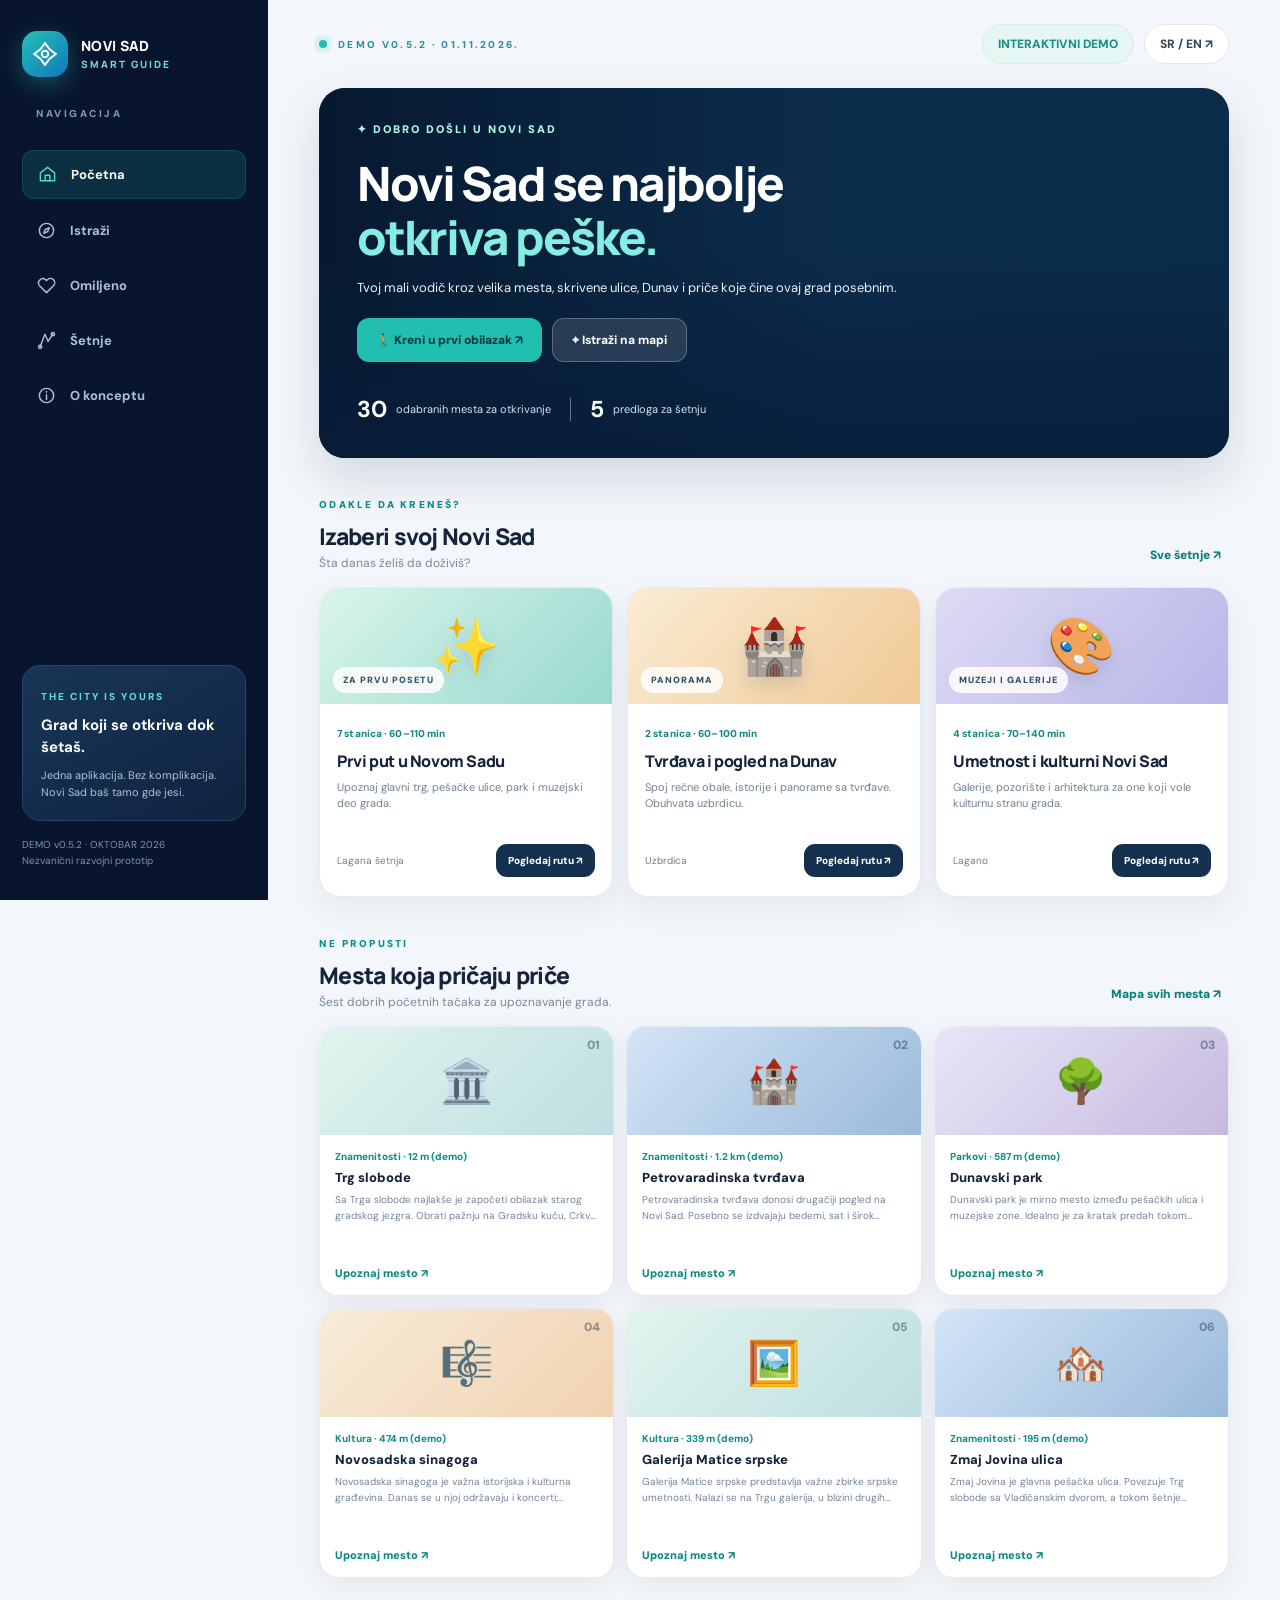
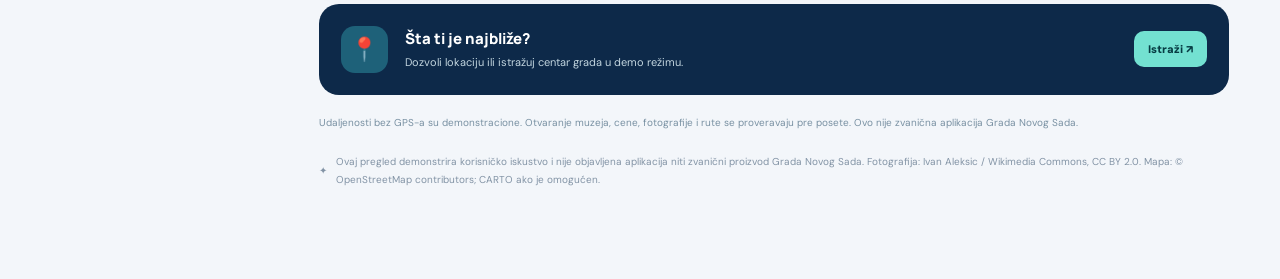
<file: preview/v053/index.html>
<!doctype html>
<html lang="sr">
<head>
  <meta charset="utf-8" />
  <meta name="viewport" content="width=device-width, initial-scale=1, viewport-fit=cover" />
  <meta name="theme-color" content="#0a1532" />
  <link rel="manifest" href="./manifest.webmanifest" />
  <link rel="apple-touch-icon" href="./icons/icon-180.png" />
  <meta name="description" content="Novi Sad Smart Guide — interaktivni koncept turističke aplikacije, oktobar 2026." />
  <title>Novi Sad Smart Guide — interaktivni prototip</title>
  <link rel="preconnect" href="https://fonts.googleapis.com" />
  <link rel="preconnect" href="https://fonts.gstatic.com" crossorigin />
  <link href="https://fonts.googleapis.com/css2?family=DM+Sans:wght@400;500;600;700;800&family=Manrope:wght@400;500;600;700;800&display=swap" rel="stylesheet" />

  <style>
    :root{--navy:#09152e;--navy2:#122849;--ink:#14243c;--muted:#627188;--line:#e8edf2;--teal:#20bfb0;--orange:#fb9869;--bg:#f3f6fa;--white:#fff;--r:19px;--shadow:0 14px 45px rgba(22,43,72,.075)}
    *{box-sizing:border-box}html,body{margin:0;min-height:100%;font-family:'DM Sans',sans-serif;color:var(--ink);background:var(--bg)}button,input{font:inherit}button{cursor:pointer}button:focus-visible,input:focus-visible{outline:3px solid #20bfb0;outline-offset:3px}a{color:inherit}h1,h2,h3,p{margin:0}.hidden{display:none!important}
    .app-shell{display:grid;grid-template-columns:268px minmax(0,1fr);min-height:100vh}
    .sidebar{background:var(--navy);color:#fff;padding:31px 22px;display:flex;flex-direction:column;gap:30px;position:sticky;top:0;height:100vh;overflow:auto}
    .brand{display:flex;align-items:center;gap:13px;text-decoration:none}.logo{width:46px;height:46px;border-radius:15px;background:linear-gradient(140deg,#25bfb3,#1179bd);display:grid;place-items:center;box-shadow:0 7px 22px #22bfb055}.logo svg{width:26px;height:26px}.brand-title{font-family:Manrope,sans-serif;font-weight:800;letter-spacing:.3px;font-size:14px;line-height:1.3}.brand-title small{font-size:10px;letter-spacing:2px;color:#73dacc;display:block;margin-top:3px}.side-label{color:#7f99bb;font-size:10px;letter-spacing:2.5px;font-weight:800;padding:0 14px}.nav{display:flex;flex-direction:column;gap:8px}.nav button{width:100%;border:0;text-align:left;background:none;color:#aec0d8;display:flex;align-items:center;gap:14px;padding:14px 15px;border-radius:12px;font-weight:700;font-size:13px}.nav button svg{width:19px;height:19px;stroke-width:1.8}.nav button:hover,.nav button.active{background:rgba(32,191,176,.15);color:#fff}.nav button.active{border:1px solid rgba(32,191,176,.2)}.nav button.active svg{color:#49ddcf}.sidebar-bottom{margin-top:auto;background:linear-gradient(150deg,#183657,#102340);border:1px solid #25466c;border-radius:18px;padding:18px}.sidebar-bottom span{color:#5de1d3;font-size:10px;letter-spacing:2px;font-weight:800}.sidebar-bottom h3{font-size:15px;line-height:1.5;margin:9px 0 8px}.sidebar-bottom p{font-size:11px;color:#b1c1d6;line-height:1.6}.side-foot{color:#7e92b0;font-size:10px;line-height:1.6;margin-top:-14px}
    .main{min-width:0;padding:24px clamp(20px,4vw,58px) 90px;max-width:1500px;width:100%;margin:auto}.top{display:flex;justify-content:space-between;align-items:center;gap:15px;margin-bottom:24px}.eyebrow{font-size:10px;font-weight:800;letter-spacing:2.3px;color:#2b8f98;text-transform:uppercase}.top-left{display:flex;align-items:center;gap:11px}.dot{width:8px;height:8px;border-radius:50%;background:#20bfae;box-shadow:0 0 0 5px #20bfb01c}.top-right{display:flex;align-items:center;gap:10px}.pill{border:1px solid #e2e8ee;background:#fff;padding:11px 15px;border-radius:100px;font-size:12px;font-weight:800;color:#32465e}.pill.soft{background:#e6f6f3;border-color:#ccf1eb;color:#138f83}.pill.click:hover{background:#edf6f6}.desktop-page-title{font-family:Manrope,sans-serif;font-size:29px;line-height:1.25;letter-spacing:-1.2px;margin-bottom:7px}.subtitle{color:var(--muted);font-size:13px;line-height:1.6}.page-head{margin:0 0 24px}
    .hero{min-height:295px;border-radius:24px;background:linear-gradient(90deg,#07152feF 2%,#0b213aca 50%,#0c244477),url('https://upload.wikimedia.org/wikipedia/commons/7/7a/Panorama_of_Novi_Sad.jpg') center 53%/cover,linear-gradient(135deg,#132d50,#247c89);position:relative;overflow:hidden;color:#fff;padding:40px 42px;box-shadow:var(--shadow);display:flex;flex-direction:column;justify-content:space-between}.hero:before{content:"";position:absolute;width:240px;height:240px;border:1px solid #ffffff25;right:-70px;top:-105px;border-radius:50%;box-shadow:0 0 0 48px #ffffff08,0 0 0 105px #ffffff08}.hero>*{position:relative}.hero-tag{display:inline-flex;align-items:center;gap:8px;border:1px solid #ffffff35;background:#ffffff14;padding:9px 12px;border-radius:100px;font-size:11px;letter-spacing:.5px;align-self:flex-start;font-weight:700}.hero h1{max-width:530px;font-family:Manrope,sans-serif;font-weight:800;letter-spacing:-1.6px;line-height:1.18;font-size:clamp(29px,3vw,46px);margin:20px 0 9px}.hero h1 em{color:#67e2d2;font-style:normal}.hero p{font-size:13px;color:#e1eaf1;line-height:1.7;max-width:520px}.hero-bottom{display:flex;gap:10px;margin-top:20px;flex-wrap:wrap}.btn{border:0;border-radius:12px;padding:13px 19px;display:inline-flex;align-items:center;justify-content:center;gap:9px;font-weight:800;font-size:12px;transition:transform .15s,background .15s}.btn:hover{transform:translateY(-1px)}.btn-primary{background:var(--teal);color:#053540}.btn-primary:hover{background:#41d2c3}.btn-ghost{background:#ffffff20;color:white;border:1px solid #ffffff40}.btn-white{background:#fff;color:#213e5b;border:1px solid var(--line)}.btn svg{width:16px;height:16px}.section-title{display:flex;align-items:center;justify-content:space-between;gap:12px;margin:30px 0 17px}.section-title h2{font-size:18px;font-family:Manrope,sans-serif;letter-spacing:-.5px}.section-title .link{border:0;background:none;color:#178d83;font-size:12px;font-weight:800}.grid-feature{display:grid;grid-template-columns:repeat(3,minmax(0,1fr));gap:14px}.feature{background:#fff;border:1px solid #eaf0f5;border-radius:17px;padding:20px;box-shadow:var(--shadow);text-align:left;min-height:174px;display:flex;flex-direction:column;align-items:flex-start;gap:13px}.feature:hover{border-color:#bde8e4;transform:translateY(-2px)}.feature-ico{width:42px;height:42px;border-radius:13px;display:grid;place-items:center;font-size:20px;background:#eaf9f5}.feature:nth-child(2) .feature-ico{background:#fff1e6}.feature:nth-child(3) .feature-ico{background:#edf2fd}.feature:nth-child(4) .feature-ico{background:#f1f0fb}.feature:nth-child(5) .feature-ico{background:#e9f4fd}.feature:nth-child(6) .feature-ico{background:#fceff3}.feature strong{font-size:13px}.feature small{color:#79899b;font-size:11px;line-height:1.5;display:block;margin-top:5px}.section-split{display:grid;grid-template-columns:minmax(0,1.58fr) minmax(260px,1fr);gap:18px}.info-banner{background:#fff;border:1px solid var(--line);border-radius:18px;padding:20px;box-shadow:var(--shadow);display:flex;gap:15px;align-items:flex-start}.info-banner .bubble{flex:0 0 42px;height:42px;border-radius:13px;background:#e8f8f4;display:grid;place-items:center;color:#188d84;font-size:20px}.info-banner strong{font-size:14px}.info-banner p{color:#6f8093;line-height:1.6;margin-top:6px;font-size:12px}.notice-orange{background:#fff4ee;border:1px solid #ffe3d0;padding:16px 18px;border-radius:16px;color:#8e4d30;font-size:12px;line-height:1.6}.prototype-note{margin-top:22px;color:#8b99a8;font-size:10px;line-height:1.7}
    .filter-bar{display:flex;gap:8px;align-items:center;flex-wrap:wrap;margin:20px 0 17px}.chip{border-radius:100px;padding:10px 14px;border:1px solid #e1e9ee;background:#fff;font-size:12px;color:#697a8e;font-weight:800}.chip.active{background:#102847;border-color:#102847;color:#fff}.map-layout{display:grid;grid-template-columns:minmax(0,1.6fr) minmax(280px,1fr);gap:16px;align-items:start}.map-wrap{position:relative;border:1px solid #dfe8ec;background:#e6f0ee;border-radius:20px;height:535px;overflow:hidden;box-shadow:var(--shadow)}#map{height:100%;width:100%;background:linear-gradient(120deg,#d7e9dc,#f0ece0)}.map-cover{position:absolute;inset:0;background:#e3eee6;overflow:hidden;display:none;align-items:center;justify-content:center}.map-cover .roads{position:absolute;inset:-20%;transform:rotate(-12deg);background:repeating-linear-gradient(0deg,transparent 0 50px,#fff 51px 63px,transparent 64px 115px),repeating-linear-gradient(90deg,transparent 0 65px,#f9fcfb 66px 79px,transparent 80px 153px)}.map-cover .river{position:absolute;inset:30% -40% 27% 6%;transform:rotate(-24deg);background:#a9d7df;border-radius:48%;box-shadow:0 0 0 15px #cae6e5}.map-cover p{position:absolute;bottom:20px;background:#ffffffe0;padding:12px;border-radius:9px;color:#476170;font-size:12px;text-align:center;max-width:260px}.map-badge{position:absolute;top:17px;left:17px;z-index:500;background:#fff;padding:11px 15px;border-radius:12px;box-shadow:0 6px 22px #0001;display:flex;align-items:center;gap:9px;font-size:11px;font-weight:800}.map-badge .pulse{width:9px;height:9px;border-radius:50%;background:#1fc2b2;box-shadow:0 0 0 5px #17b7a92a}.map-actions{position:absolute;bottom:20px;left:18px;right:18px;display:flex;gap:10px;z-index:500}.map-actions button{box-shadow:0 10px 25px #0002}.map-actions .btn{white-space:nowrap}.map-actions .btn-white{background:#fff}.map-actions .btn-primary{background:#122d50;color:#fff}.radius-select{margin-left:auto;border:1px solid var(--line);padding:10px 13px;background:#fff;border-radius:13px;color:#355063;font-weight:800;font-size:12px}.results-panel{background:#fff;border-radius:20px;padding:20px;border:1px solid var(--line);box-shadow:var(--shadow);height:535px;overflow:auto}.panel-title{display:flex;justify-content:space-between;align-items:center;margin-bottom:16px}.panel-title strong{font-size:14px}.counter{color:#0a9386;background:#e1f7f2;border-radius:100px;padding:6px 9px;font-size:11px;font-weight:800}.search{width:100%;border:1px solid #e1e9ef;background:#f7f9fb;border-radius:11px;padding:12px 13px;font-size:12px;margin-bottom:13px;outline:none}.place{display:flex;gap:12px;padding:14px 2px;border-bottom:1px solid #eef2f5;cursor:pointer;align-items:center}.place:hover .place-name{color:#0f9f95}.place:last-child{border-bottom:0}.place-icon{flex:0 0 47px;height:49px;display:grid;place-items:center;border-radius:13px;font-size:22px;background:linear-gradient(145deg,#e9f4f1,#def1ed)}.place-icon.park{background:#e9f5e7}.place-icon.culture{background:#f6edfa}.place-name{font-size:12px;font-weight:800;margin-bottom:5px}.place-sub{font-size:10px;color:#91a0ae;line-height:1.5}.place-fav{margin-left:auto;border:0;background:transparent;font-size:18px;color:#f39b6e;padding:6px}.map-pin{background:#fff;border:3px solid #1db9ac;width:36px;height:36px;border-radius:13px;display:grid;place-items:center;font-size:19px;box-shadow:0 6px 15px #122b4440}.leaflet-div-icon{background:transparent;border:0}.leaflet-popup-content-wrapper{border-radius:14px}.leaflet-popup-content{font-family:'DM Sans',sans-serif}
    .tour-hero{background:linear-gradient(135deg,#092541,#1f5d65);color:#fff;padding:24px;border-radius:20px;margin-bottom:18px}.tour-hero h2{font-family:Manrope,sans-serif;font-size:23px;margin:8px 0}.tour-hero p{font-size:12px;line-height:1.7;color:#c7dfdf}.route-steps{background:#fff;border:1px solid var(--line);border-radius:18px;padding:23px}.step{display:flex;gap:15px;padding-bottom:22px;position:relative}.step:not(:last-child):before{content:"";position:absolute;top:30px;bottom:0;width:2px;background:#d9eeeb;left:15px}.step:last-child{padding:0}.num{width:31px;height:31px;display:grid;place-items:center;border-radius:50%;color:#007c76;background:#d9f8f0;font-size:11px;font-weight:800;z-index:1;flex:0 0 31px}.step h3{font-size:13px;margin:4px 0 4px}.step p{font-size:11px;color:#7f91a0}.step button{margin-left:auto;align-self:flex-start;border:0;border-radius:9px;background:#e9f8f3;color:#168b81;font-size:11px;font-weight:800;padding:9px 11px}.empty{padding:44px 17px;text-align:center;color:#7f90a0;font-size:13px;line-height:1.7}.empty .illustration{font-size:40px;display:block;margin-bottom:12px}
    .modal-shade{position:fixed;inset:0;background:#071528ab;z-index:1500;display:flex;align-items:center;justify-content:center;padding:18px;backdrop-filter:blur(4px)}.modal{width:min(100%,500px);background:#fff;border-radius:23px;overflow:hidden;box-shadow:0 30px 100px #07152855;max-height:min(90vh,760px);overflow-y:auto}.modal-visual{height:176px;position:relative;background:linear-gradient(145deg,#102f50,#167d87);display:flex;align-items:center;justify-content:center;color:#fff}.modal-visual .large-emoji{font-size:86px;filter:drop-shadow(0 15px 20px #0003)}.modal-topper{position:absolute;top:17px;left:22px;border:1px solid #ffffff77;background:#ffffff29;border-radius:30px;padding:7px 10px;font-size:10px;font-weight:800}.modal-close{position:absolute;right:16px;top:16px;background:#ffffffde;color:#142940;border:0;border-radius:100px;width:33px;height:33px;font-weight:900;font-size:17px}.modal-body{padding:26px}.modal-body h2{font-size:23px;font-family:Manrope,sans-serif;letter-spacing:-.7px;margin:5px 0 10px}.modal-body p{font-size:13px;line-height:1.8;color:#65798b}.detail-tag{color:#189b90;font-size:10px;letter-spacing:1.5px;font-weight:800}.detail-facts{display:flex;gap:9px;flex-wrap:wrap;margin:19px 0}.detail-facts span{border:1px solid #e4ecf0;padding:9px 11px;border-radius:9px;font-size:10px;color:#577085;font-weight:700}.modal-actions{display:flex;gap:9px;flex-wrap:wrap}.modal-actions .btn{flex:1;min-width:110px}.toast{position:fixed;right:24px;bottom:24px;z-index:3000;background:#112e42;color:#fff;padding:15px 19px;border-radius:15px;max-width:390px;box-shadow:0 20px 40px #0003;font-size:12px;line-height:1.6;display:none}.toast.show{display:block}.footnote{display:flex;align-items:center;gap:9px;margin-top:22px;color:#8293a5;font-size:10px;line-height:1.8}.mobile-nav{display:none}
    @media(max-width:1100px){.app-shell{grid-template-columns:220px minmax(0,1fr)}.sidebar{padding:24px 15px}.main{padding:23px 24px 70px}.hero{min-height:265px}.grid-feature{grid-template-columns:repeat(2,minmax(0,1fr))}.map-layout{grid-template-columns:1fr}.results-panel{height:auto;max-height:410px}.map-wrap{height:420px}.section-split{grid-template-columns:1fr}}
    @media(max-width:740px){.app-shell{display:block}.sidebar{display:none}.main{padding:16px 15px 104px}.top{margin-bottom:18px}.top-right .pill.soft{display:none}.pill{padding:10px 12px}.hero{min-height:290px;border-radius:21px;padding:26px 23px}.hero h1{font-size:34px;margin:16px 0 7px}.hero p{font-size:12px}.hero-bottom .btn{padding:12px}.grid-feature{grid-template-columns:repeat(2,minmax(0,1fr));gap:10px}.feature{min-height:150px;padding:16px;gap:10px}.feature small{font-size:10px}.section-title{margin:25px 0 14px}.map-wrap{height:425px}.map-actions{flex-wrap:wrap;bottom:13px;left:10px;right:10px}.map-actions .btn{padding:11px;font-size:11px}.radius-select{font-size:11px;padding:9px}.map-badge{top:13px;left:11px}.desktop-page-title{font-size:24px}.mobile-nav{display:grid;grid-template-columns:repeat(5,1fr);position:fixed;bottom:0;left:0;right:0;z-index:1000;background:#fff;border-top:1px solid #e7edf2;padding:9px 8px calc(9px + env(safe-area-inset-bottom));box-shadow:0 -9px 30px #20355012}.mobile-nav button{display:flex;flex-direction:column;align-items:center;gap:4px;background:none;border:0;color:#8494a6;font-size:9px;font-weight:800}.mobile-nav button svg{width:21px;height:21px}.mobile-nav button.active{color:#178e88}.modal-shade{padding:10px}.modal-visual{height:155px}.modal-body{padding:21px}.toast{left:14px;bottom:90px;right:14px}.chip{font-size:11px;padding:9px 12px}}
    .map-badge{max-width:calc(100% - 85px);line-height:1.35}.map-badge span:last-child{overflow-wrap:anywhere}.map-actions{align-items:center}.map-actions button{max-width:46%;white-space:normal;text-align:center}.map-cover{z-index:2}.map-actions,.map-badge{z-index:500}
    @media(max-width:740px){.map-actions button{font-size:10px;max-width:45%;padding:10px 9px}.radius-select{margin-left:0;max-width:30%;padding:10px 6px}.map-badge{font-size:10px;max-width:75%}}
    @media(prefers-reduced-motion:reduce){*,*:before,*:after{scroll-behavior:auto!important;transition:none!important}}

    /* Modern vector map experience; attribution remains visible. */
    #map{position:absolute;inset:0;width:100%;height:100%;background:#e9f0f2}
    .maplibregl-map{font-family:'DM Sans',sans-serif}
    .maplibregl-ctrl-top-right{top:76px;right:12px}
    .maplibregl-ctrl-group{border:1px solid #e4ebed!important;border-radius:13px!important;overflow:hidden;box-shadow:0 8px 26px #10284718!important}
    .maplibregl-ctrl-attrib{background:#ffffffdd!important;font-size:10px!important;border-radius:8px 0 0 0}
    .map-style-control{position:absolute;z-index:501;top:76px;left:16px;display:flex;gap:3px;padding:5px;background:#fff;border:1px solid #e5ebef;border-radius:13px;box-shadow:0 8px 25px #10284718}
    .map-style-control button{font-size:11px;padding:9px 11px;border:0;border-radius:9px;background:transparent;color:#536c82;font-weight:800}
    .map-style-control button.active{background:#142c4d;color:#fff}
    .map-style-control button:focus-visible{outline:2px solid #20bfb0}
    .map-pin{width:39px;height:39px;border:2px solid white;border-radius:14px;background:#fff;box-shadow:0 4px 15px #132c4160;display:grid;place-items:center;font-size:19px;cursor:pointer;transition:transform .15s ease}
    .map-pin:hover{transform:translateY(-3px) scale(1.06)}
    .map-pin.park{background:#e5f6e5}.map-pin.culture{background:#f5ecfc}
    .user-position-marker{width:20px;height:20px;border-radius:50%;background:#028dc5;border:4px solid #fff;box-shadow:0 0 0 5px #018dca45,0 3px 11px #19344f55}
    .map-cover{z-index:2;background:#e5eef0}
    .map-cover .roads,.map-cover .river{display:none}
    .map-error-content{text-align:center;padding:25px 20px;max-width:320px;position:relative;z-index:2}
    .map-error-content strong{font:800 18px Manrope,sans-serif;display:block;margin-bottom:8px}
    .map-error-content p{position:static;background:none;padding:0;color:#466174;font-size:13px;margin-bottom:14px;max-width:initial}
    .map-error-content button{border:0;border-radius:12px;background:#102847;color:#fff;font-weight:800;padding:11px 15px}
    .gps-inline-status{position:absolute;bottom:82px;left:18px;right:18px;z-index:500;max-width:440px;border-radius:12px;background:#ffffffed;color:#3c6074;border:1px solid #dae7e9;padding:9px 12px;font-size:11px;font-weight:700;box-shadow:0 7px 24px #10284712}
    .gps-inline-status.error{color:#a34d37;background:#fff8f4;border-color:#f5d4c5}
    @media(max-width:740px){.map-style-control{top:72px;left:12px}.map-style-control button{padding:8px;font-size:10px}.maplibregl-ctrl-top-right{top:70px;right:9px}.gps-inline-status{bottom:83px;left:12px;right:12px;font-size:10px}.map-badge{top:13px;left:12px}}

    /* v0.3.6: visible fallback with reason, so map errors aren't blank mystery screens. */
    #mapFallback{padding:0;justify-content:stretch;align-items:stretch;background:#e5eff2}
    #mapFallback iframe{border:0;width:100%;height:100%;position:absolute;inset:0;opacity:.98}
    #mapFallback .map-error-content{position:absolute;left:12px;right:12px;top:76px;margin:auto;background:rgba(255,255,255,.96);padding:13px 16px;border:1px solid #dce8ef;box-shadow:0 8px 34px rgba(9,26,49,.17);border-radius:13px;max-width:360px}
    #mapFallback .map-error-content strong{font-size:14px;margin-bottom:5px}
    #mapFallback .map-error-content p{font-size:11px;margin-bottom:10px;line-height:1.5}
    #mapFallback .map-error-buttons{display:flex;align-items:center;justify-content:center;gap:7px;flex-wrap:wrap}
    #mapFallback .map-error-buttons button{padding:8px 10px;font-size:11px}
    #mapFallback .map-error-buttons a{font-size:11px;font-weight:800;background:#ecf5f7;padding:8px 10px;border-radius:11px;text-decoration:none;color:#123c52}
    @media(max-width:740px){#mapFallback .map-error-content{top:115px;left:8px;right:8px}}
  
/* Lightweight interactive map v0.3.6 */
.tour-raster{position:relative;overflow:hidden;user-select:none;-webkit-user-select:none;touch-action:none;overscroll-behavior:contain;cursor:grab;background:#e2eced}
.tour-raster:active{cursor:grabbing}
.raster-tiles{position:absolute;inset:0;pointer-events:none;overflow:visible;transform-origin:50% 50%;will-change:transform}
.raster-tile{position:absolute;object-fit:fill;max-width:none;user-select:none}
.raster-tiles.raster-soft{filter:saturate(.50) contrast(.96) brightness(1.05)}
.raster-overlay{position:absolute;inset:0;pointer-events:none;transform-origin:50% 50%;will-change:transform}
.raster-circle{position:absolute;transform:translate(-50%,-50%);border-radius:50%;pointer-events:none}
.raster-search-radius{border:2px dashed rgba(4,142,138,.55);background:rgba(19,191,175,.07)}
.raster-accuracy{border:1px solid rgba(35,137,207,.5);background:rgba(21,135,229,.13)}
.raster-you{position:absolute;transform:translate(-50%,-50%);width:18px;height:18px;border:3px solid #fff;border-radius:50%;background:#1688f2;box-shadow:0 0 0 7px #1d96e82b,0 2px 9px #1238}
.raster-pin{position:absolute;transform:translate(-50%,-100%);width:40px;height:40px;display:grid;place-items:center;font-size:20px;border:3px solid #fff;border-radius:13px;background:#effffb;box-shadow:0 5px 15px #052d4460;pointer-events:auto;cursor:pointer}
.raster-pin:hover{transform:translate(-50%,-105%) scale(1.08);background:#d0f7ee}
.raster-pin:focus-visible{outline:3px solid #008a82}
.raster-zoom{position:absolute;top:12px;right:12px;display:flex;flex-direction:column;z-index:6;border:1px solid #dce6eb;border-radius:12px;overflow:hidden;box-shadow:0 3px 12px #132b2833}
.raster-zoom button{width:37px;height:38px;border:0;background:#fff;color:#17334f;font-size:24px;line-height:1}
.raster-zoom button+button{border-top:1px solid #e4e8ec}
.raster-attribution{position:absolute;bottom:2px;right:7px;z-index:6;background:#ffffffe9;border-radius:5px;font-size:10px;color:#2d4556;padding:3px 5px}
.raster-attribution a{color:inherit}
@media(max-width:740px){.raster-zoom{top:8px;right:8px}.raster-pin{width:36px;height:36px;font-size:18px}}


/* v0.3.6 — refined cartography and internal route panel */
.raster-tiles.raster-modern{filter:saturate(.69) contrast(.91) brightness(1.08) hue-rotate(-4deg)}
.raster-tiles.raster-soft{filter:saturate(.26) contrast(.86) brightness(1.1)}
.map-wrap{border-radius:26px;box-shadow:0 20px 45px rgba(19,45,64,.12)}
.raster-pin{border:2px solid rgba(255,255,255,.97);background:linear-gradient(150deg,#ffffff,#e5fbf6);border-radius:16px;box-shadow:0 5px 16px rgba(10,60,80,.25),0 1px 2px rgba(0,0,0,.07);transition:transform .15s ease,box-shadow .15s ease}
.raster-pin:hover{box-shadow:0 12px 24px #0e4a6c50}
.raster-route{position:absolute;inset:0;width:100%;height:100%;pointer-events:none;overflow:visible;filter:drop-shadow(0 2px 5px #2189e855)}
.route-end-marker{position:absolute;z-index:4;transform:translate(-50%,-100%);background:#163958;border:3px solid white;border-radius:15px 15px 15px 4px;color:#fff;width:40px;height:40px;display:grid;place-items:center;font-size:24px;box-shadow:0 5px 15px #16395860}
#routePanel{position:absolute;left:14px;right:14px;top:117px;z-index:510;background:#ffffffed;backdrop-filter:blur(16px);-webkit-backdrop-filter:blur(16px);border:1px solid #d9e8ee;border-radius:19px;padding:16px;box-shadow:0 12px 35px #17354e33;max-width:450px}
.route-panel-head{display:flex;gap:12px;align-items:flex-start;justify-content:space-between}.route-panel-head strong{font:800 14px Manrope,sans-serif}.route-panel-head p{font-size:11px;color:#627c91;margin-top:4px;line-height:1.45}
.route-close{border:0;border-radius:10px;background:#e8f0f4;color:#21435a;font-size:18px;width:32px;height:32px;flex:none}
.route-stats{display:flex;gap:8px;margin-top:13px;flex-wrap:wrap}.route-stats span{background:#e7f6fc;color:#1e6589;font-weight:800;font-size:12px;padding:9px 11px;border-radius:10px}
.route-steps-preview{max-height:155px;overflow:auto;margin-top:12px;padding-left:17px;color:#49657b;font-size:11px;line-height:1.6}.route-steps-preview li{margin-bottom:5px}
.route-panel-foot{color:#667f90;font-size:10px;margin-top:9px;line-height:1.5}
.route-panel-actions{display:flex;flex-wrap:wrap;gap:7px;margin-top:11px}.route-panel-actions button,.route-panel-actions a{border:0;border-radius:10px;background:#163958;color:#fff;padding:10px 12px;font-size:11px;font-weight:800;text-decoration:none}.route-panel-actions a{background:#ebf3f6;color:#174d6b}
@media(max-width:740px){#routePanel{top:126px;left:8px;right:8px;padding:12px}.route-steps-preview{max-height:94px}.map-actions{bottom:12px;left:8px;right:8px;gap:5px}.map-actions .btn{padding:9px 11px;font-size:10px}}


/* v0.3.6 navigation: hiding instructions never deletes the route */
.route-close{font-weight:900;font-size:18px;line-height:1;transition:background .2s}
.route-close:hover{background:#d5e9f2}
.route-restore{position:absolute;z-index:510;left:16px;bottom:86px;max-width:calc(100% - 32px);border:1px solid #d5e8f0;background:#fff;border-radius:16px;padding:12px 15px;color:#163958;font-size:12px;font-weight:850;box-shadow:0 9px 30px rgba(13,56,84,.26);display:flex;align-items:center;gap:12px}
.route-restore .route-rest-arrow{font-size:17px;color:#0b8b94}
.route-end-btn{background:#edf0f2!important;color:#536474!important}
.map-poi-toggle{position:absolute;top:126px;left:16px;z-index:505;border:1px solid rgba(197,225,228,.9);border-radius:12px;background:rgba(255,255,255,.96);padding:10px 13px;box-shadow:0 8px 24px rgba(9,40,60,.14);color:#214b63;font-weight:800;font-size:11px}
.map-poi-toggle:disabled{opacity:.65;cursor:wait}
.map-poi-status{position:absolute;top:173px;left:16px;max-width:330px;z-index:505;background:#fffef3;border:1px solid #ebe0b6;border-radius:12px;padding:10px;color:#726134;font-size:11px;line-height:1.45;box-shadow:0 6px 16px #1b3e4b18}
.raster-poi{position:absolute;transform:translate(-50%,-50%);pointer-events:auto;background:#fff;border:2px solid rgba(252,254,255,.96);box-shadow:0 4px 11px #15364a35;border-radius:50%;width:31px;height:31px;display:grid;place-items:center;font-size:14px;cursor:pointer;z-index:3}
.raster-poi:hover,.raster-poi:focus-visible{outline:3px solid #21baac;transform:translate(-50%,-50%) scale(1.12)}
.poi-popup{position:absolute;z-index:512;right:12px;bottom:86px;width:min(315px,calc(100% - 24px));padding:15px 17px;border:1px solid #d9e8ef;background:#fff;border-radius:17px;box-shadow:0 15px 45px rgba(13,43,65,.28)}
.poi-popup strong{display:block;font:800 15px Manrope,sans-serif;margin:7px 28px 7px 0;line-height:1.35;color:#122e49}
.poi-popup-label{color:#078f8a;font-size:10px;font-weight:900;letter-spacing:.4px}
.poi-popup p{color:#6c7c8c;font-size:11px;line-height:1.5}
.poi-popup-x{position:absolute;right:12px;top:10px;border:0;background:#edf3f6;border-radius:9px;width:29px;height:29px;font-size:19px;color:#24475f}
.poi-popup-actions{display:flex;gap:8px;margin-top:12px;align-items:center}
.poi-popup-actions button,.poi-popup-actions a{background:#173753;color:#fff;border:0;border-radius:10px;padding:9px 12px;font-size:11px;font-weight:800;text-decoration:none}
.poi-popup-actions a{background:#eff5f5;color:#164058}
@media(min-width:900px){.map-wrap{height:585px}.results-panel{height:585px}}
@media(max-width:740px){.map-poi-toggle{top:120px;left:12px;padding:9px;font-size:10px}.map-poi-status{top:158px;left:12px;right:12px;max-width:none;font-size:10px}.route-restore{bottom:80px;left:9px}.poi-popup{bottom:87px;right:8px}.map-wrap{height:490px}}


    /* v0.4.0 navigation UI. These controls stay fixed when the map underneath rotates. */
    .raster-heading-arrow{position:absolute;top:-7px;left:50%;width:0;height:0;border-left:8px solid transparent;border-right:8px solid transparent;border-bottom:17px solid #0874cf;transform-origin:50% 100%;filter:drop-shadow(0 1px 2px #fff)}
    .heading-controls{position:absolute;top:160px;right:10px;z-index:505;display:flex;flex-direction:column;gap:7px}
    .heading-controls button{border:1px solid #d8e5eb;background:#fff;color:#163354;box-shadow:0 4px 15px #193b5130;border-radius:12px;min-width:50px;padding:9px 10px;font-size:11px;font-weight:800;display:flex;align-items:center;justify-content:center;flex-direction:column;gap:1px}
    .heading-controls button.active{background:#123958;color:#fff}
    .heading-controls .bearing-needle{display:block;font-size:19px;line-height:22px;font-weight:900;color:#dc5b4d;transform-origin:center;transition:transform .14s linear}
    .heading-controls button.active .bearing-needle{color:#59f4de}
    .heading-status{position:absolute;z-index:505;top:88px;right:13px;max-width:170px;text-align:right;background:#ffffffed;padding:6px 9px;border-radius:9px;color:#345773;font-size:10px;box-shadow:0 3px 12px #102b4918}
    .nav-hud{position:absolute;left:11px;right:11px;bottom:92px;z-index:512;display:flex;gap:11px;align-items:center;background:#0e2a48ed;color:#fff;border-radius:16px;border:1px solid #66bcda55;box-shadow:0 10px 28px #0a1b3450;padding:11px 13px;max-width:540px;backdrop-filter:blur(12px)}
    .nav-hud .nav-arrow{flex:0 0 36px;height:36px;display:grid;place-items:center;font-size:25px;color:#5de6e0;transition:transform .15s linear}
    .nav-hud strong{font-size:12px;display:block}.nav-hud small{font-size:10px;color:#d2e2ee;display:block;margin-top:3px;line-height:1.45}
    .nav-hud button{border:1px solid #d9e9f477;color:#fff;background:#ffffff19;border-radius:9px;padding:8px;font-size:11px;font-weight:800;margin-left:auto}
    .nav-live-controls{position:absolute;z-index:512;left:11px;bottom:164px;display:flex;gap:7px}
    .nav-live-controls button{border:0;background:#fff;color:#183c59;border-radius:10px;box-shadow:0 3px 17px #193b5130;padding:9px 11px;font-size:11px;font-weight:800}
    .nav-live-controls button.active{background:#0e5367;color:#fff}
    @media(max-width:740px){.heading-controls{top:172px;right:8px}.heading-controls button{min-width:45px;padding:7px 8px;font-size:10px}.heading-status{top:85px;right:8px}.nav-hud{bottom:95px;padding:9px;left:8px;right:8px}.nav-live-controls{bottom:166px;left:8px}.route-restore{bottom:176px;left:8px}.nav-hud small{font-size:9px}.map-wrap{height:550px}}

/* v0.4.0 place content, accessibility and navigation */
.nav-reroute{background:#fdf2d8!important;color:#1d3850!important;font-weight:800!important}
.nearby-title{font-size:15px;margin:18px 0 8px}
.nearby-grid{display:grid;gap:7px}
.nearby-place{display:flex;align-items:center;gap:9px;width:100%;padding:10px 12px;border:1px solid #dfebee;border-radius:12px;background:#f8fbfc;color:#18324d;text-align:left;cursor:pointer}
.nearby-place span{font-size:20px}.nearby-place strong{font-size:12px;flex:1}.nearby-place small{color:#658198}
.place-source a{color:#126f89;text-decoration:underline;font-weight:700;font-size:12px}
.detail-disclaimer{padding:9px 12px;background:#fff5e5;color:#77551c;border-radius:10px;font-size:11px;line-height:1.5}
.walk-card{border:1px solid #dae7ee;border-radius:18px;background:#fff;overflow:hidden;margin:14px 0 22px}
.walk-card-head{padding:22px;background:#102b4a;color:#fff}.walk-card-head h2{margin:10px 0;font-size:21px}.walk-card-head p{opacity:.8;font-size:12px}
.walk-card .route-steps{padding:10px 18px 17px}
@media(max-width:740px){.nav-hud{gap:6px}.nav-hud .nav-reroute{padding:6px;font-size:10px}.nav-hud strong{font-size:11px}.nav-hud .nav-arrow{flex-basis:23px}.walk-card-head{padding:16px}}
</style>
<link rel="stylesheet" href="./discovery-v050.css?v=050" />
</head>
<body>
<div class="app-shell">
  <aside class="sidebar">
    <a class="brand" href="#home" onclick="showPage('home');return false">
      <div class="logo"><svg viewBox="0 0 24 24" fill="none" stroke="white" stroke-width="1.8"><path d="M12 2 16.3 7.7 22 12l-5.7 4.3L12 22l-4.3-5.7L2 12l5.7-4.3L12 2Z"/><circle cx="12" cy="12" r="3"/></svg></div>
      <div class="brand-title">NOVI SAD<small>SMART GUIDE</small></div>
    </a>
    <div class="side-label" data-i18n="navigation">NAVIGACIJA</div>
    <nav class="nav" id="sideNav"></nav>
    <div class="sidebar-bottom"><span>THE CITY IS YOURS</span><h3 data-i18n="sideHeadline">Grad koji se otkriva dok šetaš.</h3><p data-i18n="sideText">Jedna aplikacija. Bez komplikacija. Novi Sad baš tamo gde jesi.</p></div>
    <p class="side-foot" data-i18n="prototypeFoot">DEMO v0.5.3 · OKTOBAR 2026<br>Nezvanični razvojni prototip</p>
  </aside>
  <main class="main">
    <header class="top"><div class="top-left"><div class="dot"></div><span class="eyebrow" data-i18n="previewLabel">DEMO v0.5.2 · 01.11.2026.</span></div><div class="top-right"><span class="pill soft" data-i18n="demoLabel">INTERAKTIVNI DEMO</span><button id="langBtn" class="pill click" onclick="toggleLang()" aria-label="Promeni jezik">SR / EN ↗</button></div></header>
    <div id="page"></div>
    <div class="footnote"><span>✦</span><span data-i18n="footer">Ovaj pregled demonstrira korisničko iskustvo i nije objavljena aplikacija niti zvanični proizvod Grada Novog Sada. Fotografija: Ivan Aleksic / Wikimedia Commons, CC BY 2.0. Mapa: © OpenStreetMap contributors; CARTO ako je omogućen.</span></div>
  </main>
</div>
<nav class="mobile-nav" id="mobileNav" aria-label="Glavna navigacija"></nav>
<div class="modal-shade hidden" id="modalShade" onclick="if(event.target===this) closeModal()"><div class="modal" id="modal" role="dialog" aria-modal="true" aria-labelledby="modalTitle"></div></div>
<div class="toast" id="toast" role="status" aria-live="polite"></div>
<!-- MapLibre is loaded dynamically with CDN fallbacks so the demo reports a useful failure reason. -->
<script src="./map-config.js?v=040"></script>
<script src="./map-engine.js?v=053"></script>
<script>
'use strict';
const center={lat:45.25565,lng:19.84563};
const MAP_STYLES={modern:"standard",minimal:"soft"};
const places=[
{id:'trg',sr:'Trg slobode',en:'Liberty Square',cat:'sights',emoji:'🏛️',lat:45.25562,lng:19.84548,descriptionSr:'Glavni gradski trg i odlična polazna tačka za upoznavanje centra Novog Sada.',descriptionEn:'The city’s central square and a perfect starting point for exploring Novi Sad.'},
{id:'crkva',sr:'Crkva Imena Marijinog',en:'Name of Mary Church',cat:'sights',emoji:'⛪',lat:45.255651,lng:19.845630,descriptionSr:'Prepoznatljiva neogotička crkva u samom srcu Novog Sada, na Trgu slobode.',descriptionEn:'A distinctive Gothic Revival church in the heart of Novi Sad, on Liberty Square.'},
{id:'tvrdjava',sr:'Petrovaradinska tvrđava',en:'Petrovaradin Fortress',cat:'sights',emoji:'🏰',lat:45.25236,lng:19.86089,descriptionSr:'Jedna od najpoznatijih znamenitosti grada, sa pogledom na Dunav i Novi Sad.',descriptionEn:'One of the city’s best-known landmarks, overlooking the Danube and Novi Sad.'},
{id:'dunavski',sr:'Dunavski park',en:'Danube Park',cat:'parks',emoji:'🌳',lat:45.2574,lng:19.8527,descriptionSr:'Mirna zelena oaza na nekoliko minuta od pešačke zone u centru.',descriptionEn:'A peaceful green space a short walk from the pedestrian centre.'},
{id:'muzej',sr:'Muzej Vojvodine',en:'Museum of Vojvodina',cat:'culture',emoji:'🏺',lat:45.2577,lng:19.85375,descriptionSr:'Mesto za otkrivanje kulturne i istorijske baštine Vojvodine.',descriptionEn:'Discover the culture and history of the Vojvodina region.'},
{id:'zmaj',sr:'Zmaj Jovina ulica',en:'Zmaj Jovina Street',cat:'sights',emoji:'🏘️',lat:45.25585,lng:19.8481,descriptionSr:'Jedna od najpoznatijih pešačkih ulica, sa istorijskim fasadama i gradskim ritmom.',descriptionEn:'A celebrated pedestrian street with historic facades and a lively atmosphere.'},
{id:'sinagoga',sr:'Novosadska sinagoga',en:'Novi Sad Synagogue',cat:'culture',emoji:'🎼',lat:45.2545,lng:19.8398,descriptionSr:'Upečatljiva kulturno-istorijska građevina poznata i kao koncertni prostor.',descriptionEn:'An impressive historic landmark also known as a concert venue.'},
{id:'galerija',sr:'Galerija Matice srpske',en:'Gallery of Matica Srpska',cat:'culture',emoji:'🖼️',lat:45.252601,lng:19.845808,descriptionSr:'Umetnička galerija na Trgu galerija 1, sa važnim zbirkama srpske umetnosti.',descriptionEn:'Art museum at Trg galerija 1, presenting important collections of Serbian art.',source:'https://www.digitalizacija.ns.rs/sr/institucije/galerija-matice-srpske'},
{id:'snp',sr:'Srpsko narodno pozorište',en:'Serbian National Theatre',cat:'culture',emoji:'🎭',lat:45.2550863,lng:19.8427834,descriptionSr:'Jedna od najvažnijih kulturnih institucija u Novom Sadu, na Pozorišnom trgu 1.',descriptionEn:'A landmark performing arts institution at Pozorišni trg 1.',source:'https://www.snp.org.rs/'},
{id:'dunavska',sr:'Dunavska ulica',en:'Dunavska Street',cat:'sights',emoji:'🏘️',lat:45.256231,lng:19.851065,descriptionSr:'Stara gradska pešačka ulica koja povezuje Zmaj Jovinu ulicu i Dunavski park.',descriptionEn:'Historic pedestrian street connecting Zmaj Jovina Street to Danube Park.',source:'https://novisad.travel/arhitektura-single/dunavska-ulica/'},
{id:'vladicanski',sr:'Vladičanski dvor',en:'Bishop’s Palace',cat:'sights',emoji:'🏰',lat:45.2570,lng:19.8479,descriptionSr:'Istorijska rezidencija episkopa Bačke eparhije na kraju Zmaj Jovine ulice.',descriptionEn:'Historic bishop’s residence at the end of Zmaj Jovina pedestrian street.',source:'https://novisad.rs/eng/tourism'},
{id:'gradskakuca',sr:'Gradska kuća',en:'Novi Sad City Hall',cat:'sights',emoji:'🏛️',lat:45.254809,lng:19.844404,descriptionSr:'Neorenesansno zdanje na Trgu slobode, izgrađeno krajem 19. veka.',descriptionEn:'Neo-Renaissance city hall on Liberty Square, dating to the late 19th century.',source:'https://www.digitalizacija.ns.rs/en/city-hall'},
{id:'biblioteka',sr:'Biblioteka Matice srpske',en:'Library of Matica Srpska',cat:'culture',emoji:'📚',lat:45.259269,lng:19.845276,descriptionSr:'Značajna nacionalna biblioteka na adresi Matice srpske 1.',descriptionEn:'Major research and national library at Matice srpske 1.',source:'https://www.digitalizacija.ns.rs/en/institucije/library-matica-srpska'},
{id:'beljanski',sr:'Spomen-zbirka Pavla Beljanskog',en:'Pavle Beljanski Memorial Collection',cat:'culture',emoji:'🖼️',lat:45.252778,lng:19.846111,descriptionSr:'Zbirka srpske i jugoslovenske umetnosti, Trg galerija 2.',descriptionEn:'Art collection featuring Serbian and Yugoslav painters at Trg galerija 2.',source:'https://novisad.travel/ns-price/novosadske-price-spomen-zbirka-pavla-beljanskog/'},
{id:'zmaj-spomenik',sr:'Spomenik Jovanu Jovanoviću Zmaju',en:'Jovan Jovanović Zmaj Monument',cat:'sights',emoji:'🗿',lat:45.25687,lng:19.84774,descriptionSr:'Bronzana statua pesnika Jovana Jovanovića Zmaja ispred Vladičanskog dvora.',descriptionEn:'Bronze monument to the poet Jovan Jovanović Zmaj in front of the Bishop’s Palace.',source:'https://novisad.rs/lat/figura-lekara-i-pesnika-jovana-jovanovica-zmaja'},
{id:'racija',sr:'Spomenik žrtvama racije',en:'Monument to the Victims of the Raid',cat:'culture',emoji:'🕯️',lat:45.252634,lng:19.855775,descriptionSr:'Memorijal na Keju žrtava racije posvećen stradalim sugrađanima u januaru 1942.',descriptionEn:'Memorial along the riverside to Novi Sad residents killed in January 1942.',source:'https://vojvodina.travel/atrakcije/spomenik-zrtvama-racije-novi-sad/'},
{id:'strand',sr:'Štrand',en:'Štrand Beach',cat:'parks',emoji:'🌊',lat:45.2367,lng:19.8487,descriptionSr:'Poznata gradska plaža na Dunavu i omiljeno mesto za predah.',descriptionEn:'Novi Sad’s popular city beach on the Danube.'}
];
for(const p of [{"id":"sat","sr":"Petrovaradinski sat","en":"Petrovaradin Clock Tower","cat":"sights","emoji":"🕰️","lat":45.2527,"lng":19.8614,"descriptionSr":"Poznati sat tvrđave: velika kazaljka pokazuje sate, a mala minute.","descriptionEn":"The fortress clock: large hand shows hours, small hand minutes.","source":"https://novisad.travel/atrakcije-na-tvrdavi/","approximate":true},{"id":"muzejgrada","sr":"Muzej grada Novog Sada","en":"Novi Sad City Museum","cat":"culture","emoji":"🏺","lat":45.2525,"lng":19.8617,"descriptionSr":"Muzejske postavke na tvrđavi posvećene istoriji grada.","descriptionEn":"Museum collections about the city's heritage on the fortress.","source":"https://novisad.travel/atrakcije-na-tvrdavi/","approximate":true},{"id":"podzemlje","sr":"Podzemne vojne galerije","en":"Underground Military Galleries","cat":"culture","emoji":"🔦","lat":45.2518,"lng":19.8627,"descriptionSr":"Podzemni vojni sistem tvrđave; obilazak samo uz zvanično dostupnu posetu.","descriptionEn":"Underground defence system; access only with an official visitor tour.","source":"https://novisad.travel/atrakcije-na-tvrdavi/","approximate":true},{"id":"gradic","sr":"Petrovaradinski Gradić","en":"Petrovaradin Lower Town","cat":"sights","emoji":"🏘️","lat":45.2509,"lng":19.8652,"descriptionSr":"Barokni deo Petrovaradina ispod tvrđave.","descriptionEn":"Baroque historic lower town beneath the fortress.","source":"https://novisad.travel/novi-sad-za-jedan-dan/","approximate":true},{"id":"saborna","sr":"Saborna crkva Svetog Georgija","en":"St George Orthodox Cathedral","cat":"sights","emoji":"⛪","lat":45.2573,"lng":19.8491,"descriptionSr":"Važan deo duhovne i arhitektonske baštine starog centra.","descriptionEn":"Important cathedral of the old city centre.","source":"https://vojvodina.travel/destinacije/novi-sad/","approximate":true},{"id":"almascrkva","sr":"Almaška crkva","en":"Almaš Orthodox Church","cat":"sights","emoji":"⛪","lat":45.2614,"lng":19.8533,"descriptionSr":"Prepoznatljiva crkva u istorijskom Almaškom kraju.","descriptionEn":"An iconic church in the historic Almaš quarter.","source":"https://vojvodina.travel/destinacije/novi-sad/","approximate":true},{"id":"uspenska","sr":"Uspenska crkva","en":"Church of the Dormition","cat":"sights","emoji":"⛪","lat":45.2562,"lng":19.8416,"descriptionSr":"Istorijska crkva na obodu gradskog jezgra.","descriptionEn":"Historic Orthodox church near the old town.","source":"https://vojvodina.travel/destinacije/novi-sad/","approximate":true},{"id":"almas","sr":"Almaški kraj","en":"Almaš Neighbourhood","cat":"sights","emoji":"🏠","lat":45.262,"lng":19.853,"descriptionSr":"Stari kraj Novog Sada sa karakterističnim ulicama i istorijom.","descriptionEn":"A historic Novi Sad neighbourhood with characteristic streets.","source":"https://pocetna.novisad.travel/","approximate":true},{"id":"kej","sr":"Šetalište uz Dunav","en":"Danube Riverside Promenade","cat":"parks","emoji":"🚶","lat":45.2525,"lng":19.8556,"descriptionSr":"Šetnja uz Dunav sa pogledom na tvrđavu i mostove.","descriptionEn":"A scenic Danube walk overlooking bridges and the fortress.","source":"https://pocetna.novisad.travel/","approximate":true},{"id":"ribljapijaca","sr":"Riblja pijaca","en":"Fish Market","cat":"food","emoji":"🥕","lat":45.2582,"lng":19.851,"descriptionSr":"Tradicionalna gradska pijaca; vreme rada proveri na mestu.","descriptionEn":"Traditional market; confirm opening hours before visiting.","source":"https://novisad.travel/gastronomija/","approximate":true},{"id":"mostslobode","sr":"Most slobode","en":"Freedom Bridge","cat":"sights","emoji":"🌉","lat":45.2348,"lng":19.8487,"descriptionSr":"Gradski orijentir na Dunavu; posmatraj sa bezbedne obale.","descriptionEn":"A Danube landmark best viewed from safe public paths.","source":"https://pocetna.novisad.travel/","approximate":true},{"id":"futoskipark","sr":"Futoški park","en":"Futoški Park","cat":"parks","emoji":"🌲","lat":45.2513,"lng":19.8265,"descriptionSr":"Zeleni prostor za predah i laganu šetnju.","descriptionEn":"Leafy park for an easy stroll.","source":"https://novisad.travel/","approximate":true},{"id":"limanskipark","sr":"Limanski park","en":"Liman Park","cat":"parks","emoji":"🌳","lat":45.2416,"lng":19.8393,"descriptionSr":"Prostran gradski park za šetnju i odmor.","descriptionEn":"Spacious urban park for relaxing.","source":"https://novisad.travel/","approximate":true}]){if(!places.some(x=>x.id===p.id))places.push(p);}
const TXT={
 sr:{navigation:'NAVIGACIJA',home:'Početna',explore:'Istraži',saved:'Omiljeno',tours:'Šetnje',about:'O konceptu',previewLabel:'DEMO v0.5.2 · 01.11.2026.',demoLabel:'INTERAKTIVNI DEMO',sideHeadline:'Grad koji se otkriva dok šetaš.',sideText:'Jedna aplikacija. Bez komplikacija. Novi Sad baš tamo gde jesi.',prototypeFoot:'DEMO v0.5.2 · OKTOBAR 2026<br>Nezvanični razvojni prototip',footer:'Ovaj pregled demonstrira korisničko iskustvo i nije objavljena aplikacija niti zvanični proizvod Grada Novog Sada. Fotografija: Ivan Aleksic / Wikimedia Commons, CC BY 2.0. Mapa: © OpenStreetMap contributors; CARTO ako je omogućen.',welcome:'DOBRO DOŠLI U NOVI SAD',hero:'Tvoj grad. <em>Tvoje otkriće.</em>',heroSub:'Otkrij znamenitosti, pronađi put i upoznaj Novi Sad u svom ritmu — sve na jednom mestu.',exploreBtn:'Istraži u blizini',whereBtn:'Gde sam?',quick:'Šta želiš da radiš?',seeAll:'Otvori mapu ↗',featNearby:'Istraži okolinu',featNearbyD:'Zanimljiva mesta u tvojoj blizini.',featRoute:'Odvedi me',featRouteD:'Jednostavno do odabrane lokacije.',featPlaces:'Znamenitosti',featPlacesD:'Priče i mesta koja vredi upoznati.',featFood:'Hrana i piće',featFoodD:'Lokalni ukusi i preporuke.',featEvents:'Događaji',featEventsD:'Aktuelna dešavanja u gradu.',featTours:'Gradske šetnje',featToursD:'Istraži grad korak po korak.',howWorks:'Kako će ovo raditi?',howText:'Turista ulazi u zonu zanimljive lokacije, dobija diskretno obaveštenje i bira da pročita priču ili pokrene navigaciju. Ovo je pregled koncepta; obaveštenja u pozadini razvijaju se u mobilnoj verziji.',demoNotice:'Ovo je razvojni demo: turistički vodič ima ograničen izbor lokacija, a dodatni lokali zavise od OpenStreetMap servisa. Obaveštenja u pozadini, offline navigacija, audio i administracija nisu još implementirani.',findTitle:'Šta je u tvojoj blizini?',findSub:'Istraži lokacije na mapi, filtriraj i otvori detalje.',all:'Sve',sights:'Znamenitosti',parks:'Parkovi',culture:'Kultura',food:'Hrana',events:'Događaji',around:'Prikaz: centar Novog Sada',mapGps:'Moja lokacija',notify:'Primer obaveštenja',rad:'Radijus',results:'Lokacije',search:'Pretraži lokacije…',metres:'od centra (demo)',details:'Detalji lokacije',walk:'Pešačka ruta',favourite:'Sačuvaj',removeFav:'Ukloni',demoGps:'Prikaz demo centra; za tvoju lokaciju odobri GPS dozvolu.',gpsDone:'Lokacija je očitana. Prikazujemo mesta oko tebe.',gpsNo:'GPS nije dostupan. Prikazujemo centar Novog Sada kao primer.',notiTitle:'Pametno obaveštenje — demonstracija',notiText:'Nalaziš se blizu Crkve Imena Marijinog. Otvori detalje ili izaberi navigaciju.',routeInfo:'Računamo pešačku rutu unutar aplikacije…',savedTitle:'Tvoja omiljena mesta',savedSub:'Sačuvane lokacije ostaju na ovom uređaju.',savedEmpty:'Još nema sačuvanih lokacija. Otvori mapu i dodirni ♡ da dodaš mesto.',toursTitle:'Predložene šetnje',toursSub:'Primeri tura koje će biti dostupne u aplikaciji.',tourLabel:'ISTRAŽI GRAD',tourName:'Centar Novog Sada',tourText:'Kratka demonstraciona šetnja kroz srce grada. Redosled stanica je primer, a ne izračunata putanja.',tourStop:'Otvori',aboutTitle:'O projektu',aboutSub:'Prvi pogled na ideju Novi Sad Smart Guide.',aboutCopy:'Novi Sad Smart Guide je zamišljen kao lokacijski svestan turistički vodič. Fokus je na jednostavnoj mapi, sadržaju u blizini, pametnim obaveštenjima, navigaciji i povratku do sačuvane baze.',roadmap:'Šta je sledeće?',roadmapDesc:'Android aplikacija sa GPS-om i geofencing testiranjem, backend i admin panel, sadržaj, offline mapa i iOS.',baseSave:'Sačuvaj ovu lokaciju kao My Base',baseSaved:'Baza je sačuvana na ovom uređaju.',baseNo:'Najpre dozvoli GPS ili izaberi demonstracioni centar.',takeBack:'Vrati me na bazu',baseMissing:'Nema sačuvane baze. Prvo je sačuvaj na mapi.',noResult:'Nema lokacija za izabrani filter.',licence:'Fotografija: Ivan Aleksic / Wikimedia Commons (CC BY 2.0).'},
 en:{navigation:'NAVIGATION',home:'Home',explore:'Explore',saved:'Saved',tours:'Walks',about:'About',previewLabel:'DEMO v0.5.2 · OCT 30, 2026',demoLabel:'INTERACTIVE DEMO',sideHeadline:'The city reveals itself as you walk.',sideText:'One app. No hassle. Discover Novi Sad wherever you are.',prototypeFoot:'DEMO v0.5.2 · OCTOBER 2026<br>Unofficial development prototype',footer:'This preview illustrates the user experience. It is not a published app or an official product of the City of Novi Sad. Photo: Ivan Aleksic / Wikimedia Commons, CC BY 2.0. Map: © OpenStreetMap contributors; CARTO if enabled.',welcome:'WELCOME TO NOVI SAD',hero:'Your city. <em>Your discovery.</em>',heroSub:'Discover landmarks, find your way and explore Novi Sad at your own pace — all in one place.',exploreBtn:'Explore nearby',whereBtn:'Where am I?',quick:'What would you like to do?',seeAll:'Open map ↗',featNearby:'Explore nearby',featNearbyD:'Interesting places around you.',featRoute:'Take me there',featRouteD:'Find your way to a destination.',featPlaces:'Places to see',featPlacesD:'Stories and sights worth discovering.',featFood:'Food & drink',featFoodD:'Local flavours and recommendations.',featEvents:'Events',featEventsD:'What is happening around the city.',featTours:'Walks & tours',featToursD:'Discover the city step by step.',howWorks:'How will it work?',howText:'As visitors approach a landmark, they receive a discreet notification and can read the story or start navigation. This is a concept preview; background notifications will be built in the native app.',demoNotice:'Development demo: the tourist guide has a limited curated list, and nearby businesses depend on OpenStreetMap data. Background GPS alerts, offline routing, audio and administration are not yet implemented.',findTitle:'What is near you?',findSub:'Explore places on the map, filter and open details.',all:'All',sights:'Landmarks',parks:'Parks',culture:'Culture',food:'Food',events:'Events',around:'Showing: Novi Sad centre',mapGps:'My location',notify:'Preview notification',rad:'Radius',results:'Places',search:'Search places…',metres:'from demo centre',details:'Place details',walk:'Walking directions',favourite:'Save',removeFav:'Remove',demoGps:'Showing demo centre; grant GPS permission to use your location.',gpsDone:'Your location was found. Showing places around you.',gpsNo:'GPS unavailable. Using Novi Sad centre for demo.',notiTitle:'Smart location alert — demonstration',notiText:'You are near the Name of Mary Church. Open details or choose navigation.',routeInfo:'Calculating a walking route inside the app…',savedTitle:'Your saved places',savedSub:'Saved places stay on this device.',savedEmpty:'Nothing saved yet. Open the map and tap ♡ to save a place.',toursTitle:'Suggested city walks',toursSub:'Examples of tours planned for the app.',tourLabel:'EXPLORE THE CITY',tourName:'Central Novi Sad',tourText:'A sample walk through the heart of the city. Stop order is illustrative, not a calculated route.',tourStop:'Open',aboutTitle:'About the project',aboutSub:'A first look at the Novi Sad Smart Guide concept.',aboutCopy:'Novi Sad Smart Guide is planned as a location-aware city companion. It focuses on nearby content, smart alerts, directions, and an easy way back to a saved place.',roadmap:'What comes next?',roadmapDesc:'Android GPS and geofencing, backend and admin panel, curated content, offline maps and iOS.',baseSave:'Save this position as My Base',baseSaved:'Your base was saved on this device.',baseNo:'First allow GPS access or use the demonstration centre.',takeBack:'Take me back to My Base',baseMissing:'No base saved yet. Save your position first.',noResult:'No places in this filter.',licence:'Photo: Ivan Aleksic / Wikimedia Commons (CC BY 2.0).'}
};
const icons={home:'<path d="m3 10 9-7 9 7v10H3z"/><path d="M9 20v-7h6v7"/>',explore:'<circle cx="12" cy="12" r="9"/><path d="m15.5 8.5-2.1 4.9-4.9 2.1 2.1-4.9z"/>',saved:'<path d="M20.8 4.6a5.4 5.4 0 0 0-7.6 0L12 5.8l-1.2-1.2a5.4 5.4 0 0 0-7.6 7.6L12 21l8.8-8.8a5.4 5.4 0 0 0 0-7.6Z"/>',tours:'<path d="M4 20 10 4l4 9 6-9"/><circle cx="4" cy="20" r="2"/><circle cx="20" cy="4" r="2"/>',about:'<circle cx="12" cy="12" r="9"/><path d="M12 11v6m0-10v1"/>'};
const svg=i=>`<svg viewBox="0 0 24 24" fill="none" stroke="currentColor" stroke-linecap="round" stroke-linejoin="round" stroke-width="1.8" aria-hidden="true">${icons[i]}</svg>`;
let state={poiList:[],poiLastFetchAt:0,poiLoading:false,poiConsent:false,poiConsentDeclined:false,poiSelected:null,routePanelHTML:"",routeRequestSeq:0,activeRoute:null,offRouteSince:0,liveWatchId:null,navWatchId:null,followMode:false,heading:null,headingSource:null,compassEnabled:false,lastAlertId:null,lastAlertAt:0,page:'home',lang:'sr',cat:'all',radius:3000,position:center,map:null,mapStyle:'modern',mapLoaded:false,markers:[],selfMarker:null,locationAccuracy:null,favorites:new Set(),base:null,search:'',fromGps:false};
try{const storedLang=localStorage.getItem('nssg-lang');state.poiConsent=localStorage.getItem('nssg-poi-consent')==='yes';if(storedLang==='sr'||storedLang==='en')state.lang=storedLang;const storedMap=localStorage.getItem('nssg-mapstyle');if(storedMap in MAP_STYLES)state.mapStyle=storedMap;state.favorites=new Set(JSON.parse(localStorage.getItem('nssg-favs')||'[]'));const b=JSON.parse(localStorage.getItem('nssg-base')||'null');if(b&&typeof b.lat==='number'&&typeof b.lng==='number')state.base=b;}catch(e){}
const t=k=>TXT[state.lang][k]||k; const name=p=>p[state.lang];const desc=p=>p['description'+(state.lang==='sr'?'Sr':'En')];
function numDistance(p){const R=6371000;const rad=d=>d*Math.PI/180;const dLat=rad(p.lat-state.position.lat),dLon=rad(p.lng-state.position.lng),la1=rad(state.position.lat),la2=rad(p.lat);const a=Math.sin(dLat/2)**2+Math.cos(la1)*Math.cos(la2)*Math.sin(dLon/2)**2;return Math.round(2*R*Math.asin(Math.sqrt(a)));}
function distStr(p){const d=numDistance(p);const label=d<1000?`${d} m`:`${(d/1000).toFixed(1)} km`;return state.fromGps?label:label+(state.lang==='sr'?' (demo)':' (demo)');}
function filtered(){return places.filter(p=>(state.cat==='all'||p.cat===state.cat)&&numDistance(p)<=state.radius&&name(p).toLocaleLowerCase().includes(state.search.toLocaleLowerCase())).sort((a,b)=>numDistance(a)-numDistance(b));}
function renderNav(){const pages=['home','explore','saved','tours','about'];const html=mobile=>pages.map(p=>`<button type="button" class="${state.page===p?'active':''}" onclick="showPage('${p}')" aria-label="${t(p)}">${svg(p)}<span>${t(p)}</span></button>`).join('');document.getElementById('sideNav').innerHTML=html(false);document.getElementById('mobileNav').innerHTML=html(true);}
function translatePage(){document.querySelectorAll('[data-i18n]').forEach(el=>{const value=t(el.dataset.i18n);if(el.dataset.i18n==='prototypeFoot')el.innerHTML=value;else el.textContent=value;});document.documentElement.lang=state.lang;}
function render(){if(state.map){state.map.remove();state.map=null;state.mapLoaded=false;state.markers=[];state.selfMarker=null;}renderNav();translatePage();const el=document.getElementById('page');if(state.page==='home')home(el);if(state.page==='explore')explore(el);if(state.page==='saved')saved(el);if(state.page==='tours')tours(el);if(state.page==='about')about(el);}
function showPage(page){if(state.map){state.map.remove();state.map=null;state.mapLoaded=false;state.markers=[];state.selfMarker=null;}state.page=page;state.search='';render();window.scrollTo({top:0,behavior:'smooth'});}
function toggleLang(){state.lang=state.lang==='sr'?'en':'sr';try{localStorage.setItem('nssg-lang',state.lang)}catch(e){}render();}
function home(el){const features=[['explore','🧭','featNearby','featNearbyD'],['explore','↗️','featRoute','featRouteD'],['explore','🏛️','featPlaces','featPlacesD'],['explore','🍽️','featFood','featFoodD'],['explore','📅','featEvents','featEventsD'],['tours','🚶','featTours','featToursD']];el.innerHTML=`<section class="hero"><div class="hero-tag">✦ ${t('welcome')}</div><div><h1>${t('hero')}</h1><p>${t('heroSub')}</p><div class="hero-bottom"><button class="btn btn-primary" onclick="showPage('explore')">🧭 ${t('exploreBtn')} →</button><button class="btn btn-ghost" onclick="showPage('explore');setTimeout(gps,200)">◎ ${t('whereBtn')}</button><button class="btn btn-white" onclick="takeBack()">↩ ${t('takeBack')}</button></div></div></section><div class="section-title"><h2>${t('quick')}</h2><button class="link" onclick="showPage('explore')">${t('seeAll')}</button></div><section class="grid-feature">${features.map(x=>`<button class="feature" onclick="${x[2]==='featEvents'?"showUnavailable('events')":x[2]==='featFood'?"setCat('food')":`showPage('${x[0]}')`}"><span class="feature-ico">${x[1]}</span><div><strong>${t(x[2])}</strong><small>${t(x[3])}</small></div></button>`).join('')}</section><div class="section-title"><h2>${t('howWorks')}</h2></div><div class="info-banner"><div class="bubble">📍</div><div><strong>${state.lang==='sr'?'Smart Location Notifications':'Smart Location Notifications'}</strong><p>${t('howText')}</p><button class="link" style="margin-top:11px;padding:0" onclick="showPage('explore');setTimeout(previewNotification,300)">${t('notify')} ↗</button></div></div><p class="prototype-note">${t('demoNotice')}</p>`;}
function explore(el){el.innerHTML=`<div class="page-head"><h1 class="desktop-page-title">${t('findTitle')}</h1><p class="subtitle">${t('findSub')}</p></div><div class="filter-bar">${['all','sights','parks','culture','food','events'].map(cat=>`<button class="chip ${state.cat===cat?'active':''}" onclick="setCat('${cat}')">${cat==='sights'?'🏛️ ':cat==='parks'?'🌿 ':cat==='culture'?'🎭 ':cat==='food'?'🍴 ':cat==='events'?'📅 ':''}${t(cat)}</button>`).join('')}</div><div class="map-layout"><div class="map-wrap"><div id="map"></div><div class="heading-controls"><button id="northBtn" type="button" onclick="resetNorth()" aria-label="Postavi sever gore"><span id="northNeedle" class="bearing-needle">▲</span>N</button><button id="compassBtn" type="button" onclick="enableCompass()" aria-label="Uključi smer telefona">🧭<span id="compassLabel">Kompas</span></button></div><div id="headingStatus" class="heading-status">Sever je gore · smer telefona nije poznat</div><div id="navLiveControls" class="nav-live-controls hidden"><button id="trackBtn" type="button" onclick="toggleRouteTracking()">◎ Prati me tokom šetnje</button><button id="followBtn" type="button" onclick="recenterDuringRoute()">⌖ Prati na mapi</button></div><div id="navHud" class="nav-hud hidden" role="status" aria-live="off"><span class="nav-arrow" id="navArrow">↑</span><span><strong id="navHeadline">Rute</strong><small id="navDetail"></small></span><button type="button" class="nav-reroute hidden" id="navReroute" onclick="requestReroute()">↻ Nova ruta</button><button type="button" onclick="restoreRoutePanel()" aria-label="Detalji rute">Detalji</button></div><section id="routePanel" class="hidden" role="region" aria-live="polite" aria-label="Pešačka ruta"></section><button type="button" id="routeRestore" class="route-restore hidden" onclick="restoreRoutePanel()" aria-label="Prikaži uputstva rute">🧭 <span id="routeRestoreLabel">Prikaži uputstva</span> <span class="route-rest-arrow">⌃</span></button><div id="poiPopup" class="poi-popup hidden" role="region" aria-label="Informacije o lokalu"></div><div id="mapFallback" class="map-cover" role="status"><iframe id="fallbackMapFrame" title="Rezervni prikaz mape Novog Sada" loading="lazy" referrerpolicy="no-referrer" src="https://www.openstreetmap.org/export/embed.html?bbox=19.815%2C45.225%2C19.885%2C45.278&layer=mapnik&marker=45.25565%2C19.84563"></iframe><div class="map-error-content"><strong>🗺️ ${state.lang==='sr'?'Rezervni prikaz mape':'Map backup view'}</strong><p id="mapErrorDetail">${state.lang==='sr'?'Proveravamo mapu…':'Checking the map…'}</p><div class="map-error-buttons"><button onclick="retryMap()">↻ ${state.lang==='sr'?'Ponovo učitaj':'Retry'}</button><a href="https://www.google.com/maps/@45.25565,19.84563,14z" target="_blank" rel="noopener noreferrer">${state.lang==='sr'?'Otvori Google Maps':'Open Google Maps'} ↗</a></div></div></div><div class="map-badge"><span class="pulse"></span><span id="positionMode">${positionStatus()}</span></div><div class="map-style-control" role="group" aria-label="Stil mape"><button id="styleModern" onclick="changeMapStyle('modern')" class="${state.mapStyle==='modern'?'active':''}">${state.lang==='sr'?'✦ Moderna':'✦ Modern'}</button><button id="styleMinimal" onclick="changeMapStyle('minimal')" class="${state.mapStyle==='minimal'?'active':''}">${state.lang==='sr'?'Minimalna':'Minimal'}</button></div><button id="poiToggle" type="button" class="map-poi-toggle" onclick="loadNearbyPois()">☕ ${state.lang==='sr'?'Lokali na mapi':'Nearby businesses'}</button><div id="poiLoadInfo" class="map-poi-status hidden" role="status"></div><div id="gpsAccuracy" class="gps-inline-status" style="display:none" role="status"></div><div class="map-actions"><button class="btn btn-white" onclick="gps()">◎ ${t('mapGps')}</button><button class="btn btn-primary" id="liveRadarButton" onclick="toggleLiveRadar()">${state.liveWatchId===null?'◎ '+(state.lang==='sr'?'Radar uživo':'Live radar'):'■ '+(state.lang==='sr'?'Zaustavi radar':'Stop radar')}</button><select class="radius-select" onchange="setRadius(this.value)" aria-label="Radius">${[200,500,1000,3000,5000].map(r=>`<option value="${r}" ${r===state.radius?'selected':''}>${r>=1000?r/1000+' km':r+' m'}</option>`).join('')}</select></div></div><aside class="results-panel"><div class="panel-title"><strong>${t('results')}</strong><span class="counter" id="resultCount"></span></div><input class="search" id="placeSearch" placeholder="${t('search')}" autocomplete="off" value="" aria-label="${t('search')}"/><div id="results"></div><div class="notice-orange" style="margin-top:16px">${t('demoNotice')}<div style="margin-top:8px"><button class="link" onclick="previewNotification()" style="background:none;border:0;text-decoration:underline;cursor:pointer;font-weight:700">${state.lang==='sr'?'Pogledaj simulaciju obaveštenja':'View notification simulation'}</button></div></div><button class="btn btn-white" style="width:100%;margin-top:12px" onclick="saveBase()">📍 ${t('baseSave')}</button><button class="btn btn-white" style="width:100%;margin-top:9px" onclick="takeBack()">↩ ${t('takeBack')}</button><button class="btn btn-white" style="width:100%;margin-top:9px" onclick="clearBase()">✕ ${state.lang==='sr'?'Obriši My Base':'Clear My Base'}</button></aside></div>`;document.getElementById('placeSearch').addEventListener('input',e=>{state.search=e.target.value;updateResults()});initMap();updateResults();}
function setCat(cat){
 state.cat=cat;showPage('explore');
 // Load user-selected categories from OSM only after consent; never send their map position silently.
 if((cat==='food'||cat==='culture') && !state.poiList.length && !state.poiConsentDeclined) {
   setTimeout(()=>{if(state.page==='explore')loadNearbyPois();},100);
 }
}
function setRadius(value){state.radius=Number(value);updateResults();updateMarkers();}
function filteredPois(){
 const query=state.search.toLocaleLowerCase();
 return state.poiList.filter(p=>(state.cat==='all'||p.category.cat===state.cat)
  && numDistance(p)<=state.radius && p.label.toLocaleLowerCase().includes(query))
  .sort((a,b)=>numDistance(a)-numDistance(b));
}
function updateResults(){
 const els=filtered(),osm=filteredPois(),root=document.getElementById('results');if(!root)return;
 document.getElementById('resultCount').textContent=els.length+osm.length;
 const main=els.map(p=>`<div class="place"><div class="place-icon ${p.cat==='parks'?'park':p.cat==='culture'?'culture':''}" onclick="openPlace('${p.id}')">${p.emoji}</div><div style="min-width:0;flex:1" onclick="openPlace('${p.id}')"><div class="place-name">${name(p)}</div><div class="place-sub">${distStr(p)} · ${t(p.cat)}</div></div><button class="place-fav" aria-label="Favorite ${name(p)}" onclick="toggleFav('${p.id}')">${state.favorites.has(p.id)?'♥':'♡'}</button></div>`).join('');
 const others=osm.map(p=>`<button type="button" class="place osm-list-row" data-osm-id="${escapeHTML(p.id)}"><span class="place-icon">${p.emoji}</span><span style="min-width:0;flex:1;text-align:left"><span class="place-name">${escapeHTML(p.label)}</span><span class="place-sub">${distStr(p)} · ${escapeHTML(p.category.label)} · OSM</span></span><span class="poi-chevron">↗</span></button>`).join('');
 const hint=state.cat==='food'&&!osm.length?`<div class="poi-empty-hint">${state.lang==='sr'?'Nema učitanih restorana za izabranu oblast. Klikni „Učitaj mesta“ kako bismo proverili dostupne OpenStreetMap podatke.':'No restaurants loaded for this area. Tap Load places to check available OSM data.'}<button type="button" class="btn btn-white" onclick="loadNearbyPois()">${state.lang==='sr'?'Učitaj mesta':'Load places'}</button></div>`:'';
 root.innerHTML=(main+others+hint)||`<div class="empty">${t('noResult')}</div>`;
 root.querySelectorAll('[data-osm-id]').forEach(el=>el.addEventListener('click',()=>openPoiPopup(el.dataset.osmId)));
 updateMarkers();
}
// v0.3.6: map uses bundled map-engine.js, not an external CDN library.
function showMapError(reason){
  const fb=document.getElementById('mapFallback');if(!fb)return;
  fb.style.display='flex';
  const msg=document.getElementById('mapErrorDetail');
  if(msg)msg.textContent=state.lang==='sr'
   ? 'Mapne pločice trenutno nisu dostupne. Ovo je rezervni OpenStreetMap prikaz; pokušaj ponovo ili otvori Google Maps.'
   : 'Map tiles are temporarily unavailable. This is a backup OpenStreetMap view; retry or open Google Maps.';
}
function retryMap(){
  const fb=document.getElementById('mapFallback');if(fb)fb.style.display='none';
  if(state.map){state.map.remove();state.map=null;state.mapLoaded=false;}
  initMap();
}
function initMap(){
  const host=document.getElementById('map');if(!host)return;
  try{
    if(typeof window.SimpleTourMap!=='function')throw Error('local-map-engine-not-loaded');
    const map=new window.SimpleTourMap(host,{
      lat:state.position.lat,lng:state.position.lng,zoom:14,
      style:state.mapStyle,onUserGesture:()=>{state.followMode=false;refreshHeadingControls();updateNavigationHUD();},onStatus:(s)=>{
        if(state.map!==map)return;
        if(s==='ready'){
          state.mapLoaded=true;
          const fb=document.getElementById('mapFallback');if(fb)fb.style.display='none';
        }else if(s==='tiles')showMapError('tiles');
      }
    });
    state.map=map;updateMarkers();map.setPois(filteredPois());
    map.setHeading(state.heading);refreshHeadingControls();updateNavigationHUD();
    if(state.activeRoute&&state.activeRoute.coords?.length){map.setRoute(state.activeRoute.coords,state.activeRoute.destination);hideRoutePanel();}
  }catch(e){console.error('Map renderer failed:',e);showMapError('runtime');}
}
function changeMapStyle(style){
  if(!(style in MAP_STYLES)||style===state.mapStyle)return;
  state.mapStyle=style;try{localStorage.setItem('nssg-mapstyle',style)}catch(e){}
  document.getElementById('styleModern')?.classList.toggle('active',style==='modern');
  document.getElementById('styleMinimal')?.classList.toggle('active',style==='minimal');
  if(state.map)state.map.setStyle(style);
}
function updateMapPosition(){
  if(!state.map)return;
  state.map.setPosition(state.fromGps?state.position:null,state.fromGps?state.locationAccuracy:null,state.radius);
}
function updateMarkers(){
  if(!state.map)return;
  updateMapPosition();
  state.map.setPlaces(filtered().map(p=>({lat:p.lat,lng:p.lng,emoji:p.emoji,label:name(p),click:()=>openPlace(p.id)})));state.map.setPois(filteredPois());
}
function positionStatus(){return state.fromGps?(state.lang==='sr'?'Lokacija uređaja':'Device location'):(state.lang==='sr'?'Demo centar · dozvoli GPS':'Demo centre · allow GPS');}
function applyPosition(pos){
  const {latitude:lat,longitude:lng,accuracy}=pos.coords;
  if(!Number.isFinite(lat)||!Number.isFinite(lng))return;
  const firstFix=!state.fromGps;
  state.position={lat,lng};state.fromGps=true;
  // GPS heading represents movement course, not where the phone is pointed.
  if(!state.compassEnabled&&Number.isFinite(pos.coords.heading)&&pos.coords.speed>0.8){
    state.heading=((pos.coords.heading%360)+360)%360;state.headingSource='course';
  }
  state.locationAccuracy=Number.isFinite(accuracy)?Math.max(0,Math.round(accuracy)):null;
  if(state.map){
    if(firstFix||state.followMode)state.map.easeTo({center:[lng,lat],zoom:Math.max(state.map.getZoom(),14)});
    state.map.setHeading(state.heading);updateMapPosition();
    if(state.followMode&&state.compassEnabled&&state.headingSource==='compass')state.map.setBearing(state.heading);
  }
  updateNavigationHUD();refreshHeadingControls();
  const indicator=document.getElementById('positionMode');if(indicator)indicator.textContent=positionStatus();
  updateResults();
  const info=document.getElementById('gpsAccuracy');if(info){info.style.display='block';info.classList.toggle('error',accuracy>500);info.textContent=state.lang==='sr'?`Lokacija sa uređaja · procenjena preciznost ±${Math.round(accuracy)} m${accuracy>500?' · probaj na telefonu za precizniji GPS':''}`:`Device location · estimated accuracy ±${Math.round(accuracy)} m${accuracy>500?' · try a phone for more accurate GPS':''}`;}
  if(state.liveWatchId!==null && accuracy<=120)checkNearPlaces();
}
function gps(successCallback){
  state.followMode=true;
  if(!navigator.geolocation||!window.isSecureContext){showToast(state.lang==='sr'?'GPS zahteva HTTPS i dozvolu lokacije.':'GPS needs HTTPS and location permission.');return;}
  showToast(state.lang==='sr'?'Tražimo dozvolu za lokaciju…':'Requesting location permission…');
  navigator.geolocation.getCurrentPosition(pos=>{applyPosition(pos);showToast(t('gpsDone'));if(typeof successCallback==='function')successCallback();},err=>{const msg=err.code===1?(state.lang==='sr'?'Lokacija nije dozvoljena. Proveri podešavanja pregledača i macOS-a.':'Location denied. Check browser and system settings.'):err.code===3?(state.lang==='sr'?'GPS nije odgovorio na vreme. Pokušaj opet.':'Location timed out. Try again.'):t('gpsNo');showToast(msg);},{enableHighAccuracy:true,timeout:18000,maximumAge:10000});
}
async function autoLocateOnOpen(){
 // Single automatic one-shot. The browser handles the permission prompt; no background tracking.
 if(!navigator.geolocation||!window.isSecureContext)return;
 try{if(sessionStorage.getItem('nssg-auto-locate-attempted')==='yes')return;
     sessionStorage.setItem('nssg-auto-locate-attempted','yes');}catch(e){}
 try{if(navigator.permissions?.query){const permission=await navigator.permissions.query({name:'geolocation'});if(permission.state==='denied')return;}}catch(e){}
 navigator.geolocation.getCurrentPosition(pos=>{
   applyPosition(pos);
   const msg=state.lang==='sr'?'Lokacija je automatski prepoznata.':'Location detected automatically.';
   showToast(msg);
 },err=>{
   if(err.code!==1)console.warn('Automatic GPS unavailable:',err.code);
 },{enableHighAccuracy:true,maximumAge:30000,timeout:13000});
}
function toggleLiveRadar(){
  if(state.liveWatchId!==null){stopLiveRadar();return;}
  if(!navigator.geolocation||!window.isSecureContext){showToast(state.lang==='sr'?'Radar zahteva HTTPS i dozvolu za GPS.':'Radar requires HTTPS and location permission.');return;}
  if(!window.confirm(state.lang==='sr'?'Uključiti radar uživo? Koristi GPS samo dok je ova stranica otvorena. Ne radi u pozadini niti šalje podatke na naš server.':'Enable live radar? Uses GPS only while this page is open. It does not run in the background or send location to our server.'))return;
  state.liveWatchId=navigator.geolocation.watchPosition(pos=>{applyPosition(pos);},err=>{stopLiveRadar();showToast(state.lang==='sr'?'Radar nije dostupan: proveri GPS dozvolu.':'Radar unavailable: check GPS permission.');},{enableHighAccuracy:true,maximumAge:15000,timeout:15000});
  refreshRadarButton();showToast(state.lang==='sr'?'Radar uključen: prati lokaciju dok je stranica otvorena.':'Radar on: checks location while the page is open.');
}
function stopLiveRadar(){if(state.liveWatchId!==null&&navigator.geolocation)navigator.geolocation.clearWatch(state.liveWatchId);state.liveWatchId=null;refreshRadarButton();}
function refreshRadarButton(){const btn=document.getElementById('liveRadarButton');if(btn)btn.textContent=state.liveWatchId===null?(state.lang==='sr'?'◎ Radar uživo':'◎ Live radar'):(state.lang==='sr'?'■ Zaustavi radar':'■ Stop radar');}
function checkNearPlaces(){
  const now=Date.now();if(now-state.lastAlertAt<120000)return;
  const near=places.filter(p=>numDistance(p)<=140).sort((a,b)=>numDistance(a)-numDistance(b));
  for(const p of near){
    const key='nssg-radar-'+p.id;let seen=0;try{seen=Number(localStorage.getItem(key)||0)}catch(e){}
    if(now-seen<86400000)continue;
    state.lastAlertAt=now;state.lastAlertId=p.id;
    try{localStorage.setItem(key,String(now))}catch(e){}
    showNearbyAlert(p);break;
  }
}
function showNearbyAlert(p){
  const prefix=state.lang==='sr'?'U blizini si: ':'You are near: ';
  showToast('📍 '+prefix+name(p)+' · '+distStr(p));
  document.getElementById('modal').innerHTML=`<div class="modal-visual" style="height:130px"><span class="modal-topper">${state.lang==='sr'?'RADAR UŽIVO':'LIVE RADAR'} · ${t('details')}</span><span style="font-size:64px">📍</span><button class="modal-close" onclick="closeModal()" aria-label="Close">×</button></div><div class="modal-body"><div class="detail-tag">${t(p.cat).toUpperCase()}</div><h2 id="modalTitle">${name(p)}</h2><p>${desc(p)}</p><div class="detail-facts"><span>◎ ${distStr(p)}</span><span>${state.lang==='sr'?'Radi samo dok je stranica aktivna':'Only while page is active'}</span></div><div class="modal-actions"><button class="btn btn-primary" onclick="openPlace('${p.id}')">${t('details')}</button><button class="btn btn-white" onclick="openDirections('${p.id}')">${t('walk')}</button></div></div>`;
  document.getElementById('modalShade').classList.remove('hidden');
}

function showToast(msg){const e=document.getElementById('toast');e.textContent=msg;e.classList.add('show');clearTimeout(showToast.timer);showToast.timer=setTimeout(()=>e.classList.remove('show'),4800);}
function toggleFav(id){if(state.favorites.has(id))state.favorites.delete(id);else state.favorites.add(id);try{localStorage.setItem('nssg-favs',JSON.stringify([...state.favorites]));}catch(e){}if(state.page==='explore')updateResults();else if(state.page==='saved')saved(document.getElementById('page'));}
function openPlace(id){
 const p=places.find(x=>x.id===id);if(!p)return;
 const nearby=places.filter(x=>x.id!==id).map(x=>({...x,m:geoDistance(p,x)})).sort((a,b)=>a.m-b.m).slice(0,3);
 const source=p.source?`<p class="place-source"><a href="${escapeHTML(p.source)}" target="_blank" rel="noopener noreferrer">${state.lang==='sr'?'Zvanični izvor / dodatne informacije':'Official source / more information'} ↗</a></p>`:'';
 const nearHtml=nearby.map(x=>`<button type="button" class="nearby-place" onclick="openPlace('${x.id}')"><span>${x.emoji}</span><strong>${escapeHTML(name(x))}</strong><small>≈ ${Math.round(x.m)} m</small></button>`).join('');
 document.getElementById('modal').innerHTML=`<div class="modal-visual"><span class="modal-topper">${t('details')}</span><span class="large-emoji">${p.emoji}</span><button class="modal-close" onclick="closeModal()" aria-label="Close">×</button></div><div class="modal-body"><div class="detail-tag">${t(p.cat).toUpperCase()}</div><h2 id="modalTitle">${escapeHTML(name(p))}</h2><p>${escapeHTML(desc(p))}</p><div class="detail-facts"><span>◎ ${distStr(p)}</span><span>📍 ${p.lat.toFixed(5)}, ${p.lng.toFixed(5)}</span></div><p class="detail-disclaimer">${state.lang==='sr'?'Rastojanje je vazdušnom linijom; radno vreme i cene nisu potvrđeni.':'Distance is straight-line; opening hours and prices are not confirmed.'}</p>${source}<h3 class="nearby-title">${state.lang==='sr'?'U blizini':'Nearby places'}</h3><div class="nearby-grid">${nearHtml}</div><div class="modal-actions"><button class="btn btn-primary" onclick="openDirections('${p.id}')">↗ ${t('walk')}</button><button class="btn btn-white" onclick="toggleFav('${p.id}');closeModal()">${state.favorites.has(id)?'♥ '+t('removeFav'):'♡ '+t('favourite')}</button></div></div>`;
 document.getElementById('modalShade').classList.remove('hidden');
}
function closeModal(){document.getElementById('modalShade').classList.add('hidden');}
/* OpenStreetMap local POIs: ON-DEMAND demo lookup, not a guaranteed business directory.
 * Public Overpass is intentionally used ONLY on explicit click, for one small radius.
 * Production must use an agreed, supported POI provider or curated data feed. */
function poiCategory(tags){
 const type=tags.amenity||tags.shop||tags.tourism||tags.historic||tags.leisure||'other';
 const kinds={restaurant:['Restoran','🍽️','food'],cafe:['Kafić','☕','food'],bar:['Bar','🍸','food'],pub:['Pub','🍺','food'],fast_food:['Brza hrana','🥙','food'],
 pharmacy:['Apoteka','💊','other'],bank:['Banka','🏦','other'],atm:['Bankomat','🏧','other'],supermarket:['Market','🛒','other'],convenience:['Prodavnica','🛒','other'],bakery:['Pekara','🥐','food'],clothes:['Odeća','👕','other'],books:['Knjižara','📚','other'],gift:['Suveniri','🎁','other'],hotel:['Hotel','🛏️','other'],
 museum:['Muzej','🏛️','culture'],gallery:['Galerija','🖼️','culture'],artwork:['Umetnost','🎨','culture'],attraction:['Atrakcija','📍','sights'],viewpoint:['Vidikovac','🔭','sights'],
 monument:['Spomenik','🗿','sights'],memorial:['Spomen-obeležje','🗿','sights'],castle:['Tvrđava','🏰','sights'],archaeological_site:['Arheološko nalazište','🏺','sights'],
 theatre:['Pozorište','🎭','culture'],arts_centre:['Kulturni centar','🎭','culture'],park:['Park','🌳','parks']};
 const info=kinds[type]||['Lokal','📍','other'];return {type,label:info[0],emoji:info[1],cat:info[2]};
}
function showPoiInfo(message){const el=document.getElementById('poiLoadInfo');if(!el)return;el.textContent=message;el.classList.remove('hidden');}
function closePoiPopup(){state.poiSelected=null;document.getElementById('poiPopup')?.classList.add('hidden');}
function openPoiPopup(id){
 const item=state.poiList.find(x=>x.id===id);if(!item)return;state.poiSelected=item;state.map?.easeTo({center:[item.lng,item.lat],zoom:Math.max(15,state.map.getZoom()),duration:350});
 const panel=document.getElementById('poiPopup');if(!panel)return;
 const osmUrl=`https://www.openstreetmap.org/${item.osmType}/${item.osmId}`;
 panel.innerHTML=`<button type="button" class="poi-popup-x" onclick="closePoiPopup()" aria-label="Zatvori">×</button><span class="poi-popup-label">${escapeHTML(item.category.label)} · OpenStreetMap</span><strong>${escapeHTML(item.label)}</strong><p>${state.lang==='sr'?'Podaci preuzeti iz OpenStreetMap-a; radno vreme i dostupnost proveriti.':'From OpenStreetMap; confirm opening hours and availability.'}</p><div class="poi-popup-actions"><button id="poiRouteButton" type="button">🚶 ${state.lang==='sr'?'Pešačka ruta':'Walking route'}</button><a href="${osmUrl}" target="_blank" rel="noopener noreferrer">OSM ↗</a></div>`;
 panel.classList.remove('hidden');
 panel.querySelector('#poiRouteButton')?.addEventListener('click',()=>{closePoiPopup();startRoute({lat:item.lat,lng:item.lng},item.label)});
}
async function fetchOverpassFallback(query,outerSignal){
 const sources=['https://overpass.private.coffee/api/interpreter','https://overpass-api.de/api/interpreter'];
 let lastError=new Error('OSM service not available');
 for(const base of sources){
   if(outerSignal.aborted)throw new DOMException('Cancelled','AbortError');
   const attempt=new AbortController(),abort=()=>attempt.abort();
   outerSignal.addEventListener('abort',abort,{once:true});
   const timer=setTimeout(()=>attempt.abort(),6800);
   try{
     const response=await fetch(base+'?data='+encodeURIComponent(query),{method:'GET',mode:'cors',headers:{Accept:'application/json'},signal:attempt.signal});
     if(!response.ok)throw Error('OSM HTTP '+response.status);
     const data=await response.json();
     if(!Array.isArray(data.elements))throw Error('Invalid OSM response');
     return data;
   }catch(error){lastError=error;console.warn('Optional OSM endpoint unavailable:',base,String(error));}
   finally{clearTimeout(timer);outerSignal.removeEventListener('abort',abort);}
 }
 throw lastError;
}
async function loadNearbyPois(){
 if(state.poiLoading)return;
  const now=Date.now();if(now-state.poiLastFetchAt<30000){showPoiInfo(state.lang==='sr'?'Sačekaj malo pre ponovnog učitavanja lokala.':'Please wait before loading businesses again.');return;}
 const center=state.map?.getCenter();if(!center||!Number.isFinite(center.lat)||!Number.isFinite(center.lng))return;
 // Only fetch small, valid Novi Sad demonstration areas; avoid using this public server for large data scraping.
 if(center.lat<45.13||center.lat>45.38||center.lng<19.64||center.lng>20.04){showPoiInfo(state.lang==='sr'?'Pretraživanje lokala je za sada ograničeno na Novi Sad.':'Business lookup is currently limited to Novi Sad.');return;}
 if(!state.poiConsent){
  const ok=window.confirm(state.lang==='sr'?
   'Za prikaz lokala poslaćemo koordinate centra trenutne mape servisu OpenStreetMap Overpass. Centar mape može biti blizu tvoje GPS lokacije. Nastaviti?':
   'To show nearby businesses we will send the current map centre coordinates to OpenStreetMap Overpass. The map centre may be near your GPS location. Continue?');
  if(!ok){state.poiConsentDeclined=true;return;}state.poiConsent=true;try{localStorage.setItem('nssg-poi-consent','yes')}catch(e){}
 }
 // Short-lived local fallback: retain last successful on-demand OSM response for the same area.
 // This is NOT an offline directory and must never display "open now" or current prices.
 const cacheKey='nssg-pois-'+(Math.round(center.lat*1000))+'-'+(Math.round(center.lng*1000));
 let prior=null;
 try{prior=JSON.parse(localStorage.getItem(cacheKey)||'null')}catch(_){/* unavailable storage */}
 if(prior?.at && now-prior.at<24*3600*1000 && Array.isArray(prior.items)){
   const valid=prior.items.filter(p=>Number.isFinite(p.lat)&&Number.isFinite(p.lng)&&typeof p.label==='string'&&p.label.length<110);
   if(valid.length){state.poiList=valid.map(p=>({...p,category:poiCategory(p.tags||{}),click:()=>openPoiPopup(p.id)}));updateResults();
     showPoiInfo(state.lang==='sr'?'Privremeno prikazani ranije učitani OSM podaci (mogu biti zastareli).':'Showing previously fetched OSM data (may be stale).');
   }
 }
 state.poiLoading=true;state.poiLastFetchAt=now;
 const button=document.getElementById('poiToggle');if(button){button.disabled=true;button.textContent=state.lang==='sr'?'Učitavam lokale…':'Loading…';}
 showPoiInfo(state.lang==='sr'?'Preuzimamo dostupne lokale oko centra mape…':'Loading places around map centre…');
 const lat=center.lat.toFixed(5),lng=center.lng.toFixed(5);
 const query=`[out:json][timeout:14];(
 nwr(around:1100,${lat},${lng})[name][amenity~"^(restaurant|cafe|bar|pub|fast_food|pharmacy|bank|atm|theatre|arts_centre)$"];
 nwr(around:1100,${lat},${lng})[name][shop~"^(supermarket|convenience|bakery|clothes|books|gift)$"];
 nwr(around:1100,${lat},${lng})[name][tourism~"^(museum|gallery|attraction|viewpoint|artwork|hotel)$"];
 nwr(around:1100,${lat},${lng})[name][historic~"^(monument|memorial|castle|archaeological_site)$"];
);out center 140;`;
 const controller=new AbortController(),timer=setTimeout(()=>controller.abort(),15500);
 try{
  const data=await fetchOverpassFallback(query,controller.signal);
  if(!Array.isArray(data.elements))throw Error('Invalid POI response');
  const found=data.elements.filter(item=>Number.isFinite(item.lat??item.center?.lat)&&Number.isFinite(item.lon??item.center?.lon)
     &&typeof item.tags?.name==='string' &&item.tags.name.length<110).slice(0,140);
  state.poiList=found.map(item=>({id:'poi-'+item.id,osmType:item.type,osmId:item.id,lat:item.lat??item.center.lat,lng:item.lon??item.center.lon,label:item.tags.name.slice(0,90),category:poiCategory(item.tags),tags:item.tags,emoji:poiCategory(item.tags).emoji,click:()=>openPoiPopup('poi-'+item.id)}));
  try{const cacheItems=state.poiList.map(({id,osmType,osmId,lat,lng,label,tags,emoji})=>({id,osmType,osmId,lat,lng,label,tags,emoji}));
    localStorage.setItem(cacheKey,JSON.stringify({at:Date.now(),items:cacheItems}));}catch(_){/* browser quota */}
  closePoiPopup();updateResults();
  showPoiInfo(state.lang==='sr'?`Učitano ${state.poiList.length} mesta iz OpenStreetMap-a u okolini mape (nije potpun katalog grada).`:`Loaded ${state.poiList.length} OpenStreetMap places around the map (not a complete city catalog).`);
 }catch(error){console.warn('Optional OSM POI lookup unavailable:',error);showPoiInfo(state.poiList.length?(state.lang==='sr'?'Mrežni servis trenutno ne radi; prikazani su ranije učitani OSM podaci (mogu biti zastareli).':'POI service unavailable; showing cached OSM data (may be outdated).'):(state.lang==='sr'?'Lokali nisu dostupni. Turističke znamenitosti i ruta nastavljaju da rade.':'Businesses unavailable; tourist places and routes still work.'));}
 finally{clearTimeout(timer);state.poiLoading=false;if(button){button.disabled=false;button.textContent=state.lang==='sr'?'⌕ Učitaj mesta':'⌕ Load places';}}
}

/* v0.3.6: in-app pedestrian route. Public Valhalla server is DEMO ONLY; never fake a path. */
function decodePolyline6(encoded){
  const out=[];let pos=0,lat=0,lng=0;
  while(pos<encoded.length){
    const read=()=>{let shift=0,n=0,b;do{if(pos>=encoded.length||shift>35)throw Error('Invalid encoded polyline');b=encoded.charCodeAt(pos++)-63;n|=(b&31)<<shift;shift+=5;}while(b>=32);return (n&1)?~(n>>1):(n>>1);};
    lat+=read();lng+=read();out.push([lng/1e6,lat/1e6]);
    if(out.length>20000)throw Error('Route too large');
  }
  return out;
}
function escapeHTML(text){return String(text).replace(/[&<>"']/g,c=>({'&':'&amp;','<':'&lt;','>':'&gt;','"':'&quot;',"'":'&#39;'}[c]));}
function routePanel(html){
 state.routePanelHTML=html;
 const p=document.getElementById('routePanel');if(!p)return;
 p.innerHTML=html;p.classList.remove('hidden');document.getElementById('routeRestore')?.classList.add('hidden');
}
// Hide instructions WITHOUT clearing the map route. X and 'Hide instructions' use this.
function hideRoutePanel(){
 document.getElementById('routePanel')?.classList.add('hidden');
 const restore=document.getElementById('routeRestore');
 if(restore&&state.activeRoute)restore.classList.remove('hidden');
 const label=document.getElementById('routeRestoreLabel');if(label)label.textContent=state.lang==='sr'?'Prikaži uputstva':'Show directions';
}
function restoreRoutePanel(){
 const p=document.getElementById('routePanel');if(!p||!state.activeRoute)return;
 p.innerHTML=state.routePanelHTML;p.classList.remove('hidden');document.getElementById('routeRestore')?.classList.add('hidden');
}
// End route: the ONLY user action that intentionally deletes the blue route.
function closeRoute(){
 stopRouteTracking();state.followMode=false;
 state.routeRequestSeq++;state.activeRoute=null;state.routePanelHTML='';state.map?.clearRoute();
 document.getElementById('routePanel')?.classList.add('hidden');
 document.getElementById('routeRestore')?.classList.add('hidden');
 updateNavigationHUD();
}

function showRouteError(title,reason,destination){updateNavigationHUD();
 const demoOrigin=state.activeRoute?.isDemo?(state.lang==='sr'?' · DEMO polazak iz centra Novog Sada.':' · DEMO start in Novi Sad centre.') : '';
 const external=`https://www.google.com/maps/dir/?api=1&destination=${encodeURIComponent(destination.lat+','+destination.lng)}&travelmode=walking`;
 routePanel(`<div class="route-panel-head"><div><strong>${escapeHTML(title)}</strong><p>${escapeHTML(reason)}${escapeHTML(demoOrigin)}</p></div><button class="route-close" onclick="hideRoutePanel()" aria-label="Sakrij uputstva">×</button></div><div class="route-panel-actions"><button onclick="startRoute(state.activeRoute?.destination||{lat:${destination.lat},lng:${destination.lng}},state.activeRoute?.name||'Odredište')">${state.lang==='sr'?'Pokušaj ponovo':'Try again'}</button><a href="${external}" target="_blank" rel="noopener noreferrer">Google Maps ↗</a></div>`);
}
function openDirections(id){if(places.find(p=>p.id===id)?.approximate){showToast(state.lang==='sr'?'Približna pozicija — putanja nije omogućena dok se ne potvrdi ulaz.':'Approximate position; route unavailable until the entrance is verified.');return;}
 const p=places.find(p=>p.id===id);if(!p)return;
 closeModal();showPage('explore');
 startRoute({lat:p.lat,lng:p.lng},name(p));
}
function startRoute(destination,destinationName){
 const from={lat:state.position.lat,lng:state.position.lng};
 const requestId=++state.routeRequestSeq;
 const status=state.fromGps?'':(state.lang==='sr'?'DEMO: ruta počinje od centra Novog Sada; uključi GPS za svoju lokaciju.':'DEMO: route starts in Novi Sad centre; enable GPS for your position.');
 state.activeRoute={destination,name:destinationName,coords:[],isDemo:!state.fromGps};updateNavigationHUD();
 if(!document.getElementById('map'))showPage('explore');
 const locationWarning=state.fromGps?'':(state.lang==='sr'?' · demo početak':' · demo start');
 routePanel(`<div class="route-panel-head"><div><strong>🚶 ${escapeHTML(destinationName)}</strong><p>${state.lang==='sr'?'Računamo pešačku putanju':'Calculating walking directions'}${locationWarning}…</p></div><button class="route-close" onclick="hideRoutePanel()" aria-label="Sakrij uputstva">×</button></div>`);
 if(state.map)state.map.clearRoute();
 // A real GPS position goes to a third-party demo server only after the user requests the route.
 // Prompt explicit consent before sharing real coordinates with the public routing provider.
 if(state.fromGps&&!window.confirm(state.lang==='sr'?'Za izračunavanje pešačke rute poslaćemo tvoju trenutnu GPS lokaciju i odredište servisu Valhalla (OpenStreetMap). Nastaviti?':'To calculate this walking route, we will send your GPS position and destination to Valhalla (OpenStreetMap). Continue?')){closeRoute();return;}
 const controller=new AbortController(),timer=setTimeout(()=>controller.abort(),14000);
 const payload={locations:[{lat:from.lat,lon:from.lng},{lat:destination.lat,lon:destination.lng}],costing:'pedestrian',units:'kilometers',language:'en-US',directions_type:'instructions'};
 fetch('https://valhalla1.openstreetmap.de/route',{method:'POST',headers:{'Content-Type':'application/json','X-Client-Id':'novi-sad-smart-guide-demo'},body:JSON.stringify(payload),signal:controller.signal})
  .then(async response=>{if(!response.ok)throw Error('Routing service returned '+response.status);return await response.json();})
  .then(data=>{
    if(requestId!==state.routeRequestSeq)return;
    const legs=data?.trip?.legs,summary=data?.trip?.summary;
    if(!Array.isArray(legs)||!legs.length||typeof legs[0].shape!=='string'||!summary||!Number.isFinite(Number(summary.length)))throw Error('Route data incomplete');
    const coords=legs.flatMap((leg,i)=>{const path=decodePolyline6(leg.shape);return i?path.slice(1):path});
    if(coords.length<2||!coords.every(c=>Math.abs(c[0])<=180&&Math.abs(c[1])<=90))throw Error('Invalid route geometry');
    const kms=Number(summary.length),minutes=Math.ceil(Number(summary.time)/60);
    let offset=0;
    const allManeuvers=[];
    for(const leg of legs){
      const m=Array.isArray(leg.maneuvers)?leg.maneuvers:[];
      for(const step of m){
        const idx=Math.max(0,Number(step.begin_shape_index)||0)+offset;
        allManeuvers.push({index:idx,type:Number(step.type),instruction:String(step.instruction||'').slice(0,250)});
      }
      offset+=decodePolyline6(leg.shape).length-1;
    }
    state.activeRoute={destination,name:destinationName,coords,maneuvers:allManeuvers,isDemo:!state.fromGps,rerouteAt:0};
    state.map?.setRoute(coords,destination);
    updateNavigationHUD();
    const maneuvers=legs.flatMap(leg=>Array.isArray(leg.maneuvers)?leg.maneuvers:[]).slice(0,14);
    const steps=maneuvers.map(x=>`<li>${escapeHTML(x.instruction||'')}</li>`).join('');
    const demotext=state.fromGps?'':(state.lang==='sr'?'Polazna tačka je demo centar grada, a ne tvoja GPS pozicija.':'Starting point is the demo city centre, not your GPS position.');
    const external=`https://www.google.com/maps/dir/?api=1&destination=${encodeURIComponent(destination.lat+','+destination.lng)}&travelmode=walking`;
    routePanel(`<div class="route-panel-head"><div><strong>🚶 ${escapeHTML(destinationName)}</strong><p>${state.lang==='sr'?'Pešačka putanja unutar aplikacije':'Walking route inside the app'}</p></div><button class="route-close" onclick="hideRoutePanel()" aria-label="Sakrij uputstva">×</button></div><div class="route-stats"><span>↝ ${kms<1?Math.round(kms*1000)+' m':kms.toFixed(1)+' km'}</span><span>◷ ~${minutes} min</span>${!state.fromGps?'<span>DEMO polazak</span>':''}</div>${steps?`<p class="route-panel-foot">${state.lang==='sr'?'Uputstva za skretanje su trenutno na engleskom.':'Turn-by-turn instructions:'}</p><ol class="route-steps-preview">${steps}</ol>`:''}<p class="route-panel-foot">${escapeHTML(demotext)} ${state.lang==='sr'?'Procena, bez navigacije glasom i praćenja kretanja u pozadini. Prati pešačke prelaze i signalizaciju.':'Estimate only, without voice guidance or background tracking.'}</p><div class="route-panel-actions"><button onclick="hideRoutePanel()">${state.lang==='sr'?'Sakrij uputstva':'Hide directions'}</button><button class="route-end-btn" onclick="closeRoute()">${state.lang==='sr'?'Završi rutu':'End route'}</button><a href="${external}" target="_blank" rel="noopener noreferrer">Google Maps ↗</a></div>`);
  })
  .catch(err=>{if(requestId!==state.routeRequestSeq)return;console.warn('Walking route unavailable:',err);state.map?.clearRoute();showRouteError(state.lang==='sr'?'Ruta nije dostupna':'Route unavailable',state.lang==='sr'?'Servis za izračunavanje pešačke rute trenutno ne odgovara. Nećemo prikazati izmišljenu putanju.':'Walking route service is not responding. We will not display a made-up route.',destination);})
  .finally(()=>clearTimeout(timer));
}

// Navigation HUD is deliberately conservative: an arrow exists only for an actual GPS fix
// and a real routed geometry; it never guesses a compass bearing from an arbitrary alpha.
const toRad=d=>d*Math.PI/180;
function geoDistance(a,b){const p=toRad(a.lat),q=toRad(b.lat),dp=q-p,dl=toRad(b.lng-a.lng);const h=Math.sin(dp/2)**2+Math.cos(p)*Math.cos(q)*Math.sin(dl/2)**2;return 12742000*Math.atan2(Math.sqrt(h),Math.sqrt(Math.max(0,1-h)));}
function geoBearing(a,b){const d=toRad(b.lng-a.lng),p=toRad(a.lat),q=toRad(b.lat);return (Math.atan2(Math.sin(d)*Math.cos(q),Math.cos(p)*Math.sin(q)-Math.sin(p)*Math.cos(q)*Math.cos(d))*180/Math.PI+360)%360;}
function routeNextPoint(coords,pos){
 if(!Array.isArray(coords)||coords.length<2)return null;
 let nearest=Infinity,seg=-1;
 for(let i=0;i<coords.length-1;i++){
   const a={lat:coords[i][1],lng:coords[i][0]},b={lat:coords[i+1][1],lng:coords[i+1][0]};
   const factor=Math.cos(toRad(pos.lat));
   const dx=(b.lng-a.lng)*factor,dy=b.lat-a.lat;
   const fraction=Math.max(0,Math.min(1,((pos.lng-a.lng)*factor*dx+(pos.lat-a.lat)*dy)/Math.max(1e-15,dx*dx+dy*dy)));
   const projected={lat:a.lat+(b.lat-a.lat)*fraction,lng:a.lng+(b.lng-a.lng)*fraction};
   const dist=geoDistance(pos,projected);
   if(dist<nearest){nearest=dist;seg=i;}
 }
 let look=seg+1;
 while(look<coords.length-1&&geoDistance(pos,{lat:coords[look][1],lng:coords[look][0]})<22)look++;
 const next={lat:coords[look][1],lng:coords[look][0]};
 return {next,segment:seg,offRoute:nearest,distanceToNext:geoDistance(pos,next),bearing:geoBearing(pos,next)};
}
function guidanceStep(route,segment){
 const maneuvers=Array.isArray(route.maneuvers)?route.maneuvers:[];
 return maneuvers.find(x=>x.index>segment+1) || null;
}
function formatMeters(m){return m<1000?Math.round(m)+' m':(m/1000).toFixed(1)+' km';}
function navigationProgress(route,position){
 const item=routeNextPoint(route.coords,position);if(!item)return null;
 const step=guidanceStep(route,item.segment);
 const end=step?Math.min(step.index,route.coords.length-1):route.coords.length-1;
 let remaining=geoDistance(position,{lat:route.coords[item.segment+1][1],lng:route.coords[item.segment+1][0]});
 for(let i=item.segment+1;i<end;i++)remaining+=geoDistance({lat:route.coords[i][1],lng:route.coords[i][0]},{lat:route.coords[i+1][1],lng:route.coords[i+1][0]});
 let toFinish=remaining;
 for(let i=end;i<route.coords.length-1;i++)toFinish+=geoDistance({lat:route.coords[i][1],lng:route.coords[i][0]},{lat:route.coords[i+1][1],lng:route.coords[i+1][0]});
 return {...item,step,remaining,toFinish};
}
function requestReroute(){
 if(!state.activeRoute?.coords?.length||!state.fromGps)return;
 const accuracy=Number.isFinite(state.locationAccuracy)?state.locationAccuracy:Infinity;
 if(accuracy>65){showToast(state.lang==='sr'?'GPS nije dovoljno precizan za novu putanju.':'GPS is not accurate enough to reroute.');return;}
 const dest={...state.activeRoute.destination},name=state.activeRoute.name;
 const now=Date.now();if(state.activeRoute.rerouteAt && now-state.activeRoute.rerouteAt<20000)return;
 // Recalculations always require a tap and a privacy consent before GPS is sent.
 startRoute(dest,name);
}
function updateNavigationHUD(){
 const panel=document.getElementById('navHud'),tools=document.getElementById('navLiveControls');
 if(!panel||!tools)return;
 const route=state.activeRoute;
 if(!route?.coords?.length){panel.classList.add('hidden');tools.classList.add('hidden');return;}
 panel.classList.remove('hidden');tools.classList.remove('hidden');
 const title=document.getElementById('navHeadline'),info=document.getElementById('navDetail'),arrow=document.getElementById('navArrow');
 const recalc=document.getElementById('navReroute');
 if(recalc)recalc.classList.add('hidden');
 if(!state.fromGps){title.textContent=state.lang==='sr'?'DEMO ruta · uključi GPS':'DEMO route · enable GPS';
   info.textContent=state.lang==='sr'?'Polazak je centar grada, ne tvoja pozicija.':'Route starts in city centre, not your position.';
   arrow.textContent='?';arrow.style.transform='none';return;}
 const progress=navigationProgress(route,state.position);if(!progress)return;
 const accuracy=Number.isFinite(state.locationAccuracy)?state.locationAccuracy:Infinity;
 const atDestination=geoDistance(state.position,route.destination)<=Math.max(20,Math.min(45,accuracy));
 const offRoute=progress.offRoute>Math.max(55,accuracy*2) && accuracy<=65;
 if(atDestination){title.textContent=state.lang==='sr'?'Blizu si odredišta':'You are near your destination';}
 else if(offRoute){title.textContent=state.lang==='sr'?'Skrenuo si sa rute':'You are off route';if(recalc)recalc.classList.remove('hidden');}
 else if(progress.step?.instruction){title.textContent=progress.step.instruction;}
 else title.textContent=state.lang==='sr'?'Prati plavu putanju':'Follow the blue route';
 info.textContent=(offRoute?(state.lang==='sr'?'Udaljen od rute ':'Distance off route ')+formatMeters(progress.offRoute)+' · ':'')+
   (state.lang==='sr'?'Do sledećeg koraka ':'To next step ')+formatMeters(progress.remaining)+' · '+
   (state.lang==='sr'?'Preostalo ':'Remaining ')+formatMeters(progress.toFinish)+
   (accuracy>65?(state.lang==='sr'?' · GPS neprecizan':' · GPS accuracy low'):'');
 // Only the map-relative route vector is displayed. This is not falsely called phone heading.
 const bearing=state.map?.getBearing()||0;
 arrow.textContent='↑';arrow.style.transform='rotate('+((progress.bearing-bearing+360)%360)+'deg)';
}
function refreshHeadingControls(){
 const status=document.getElementById('headingStatus'),needle=document.getElementById('northNeedle'),btn=document.getElementById('compassBtn');
 if(needle)needle.style.transform='rotate('+(-(state.map?.getBearing()||0))+'deg)';
 if(btn)btn.classList.toggle('active',state.compassEnabled&&state.headingSource==='compass');
 const compassLabel=document.getElementById('compassLabel');if(compassLabel)compassLabel.textContent=state.lang==='sr'?'Kompas':'Compass';
 if(status){const bearing=Math.round(state.map?.getBearing()||0);
   status.textContent=state.headingSource==='compass'?(state.lang==='sr'?'Smer telefona · kompas · mapa '+bearing+'°':'Phone facing · compass · map '+bearing+'°'):
    state.headingSource==='course'?(state.lang==='sr'?'Smer hodanja (GPS), ne telefona':'GPS travel course, not phone direction'):
    (state.lang==='sr'?'Smer telefona nedostupan · mapa '+bearing+'°':'Phone heading unavailable · map '+bearing+'°');}
}
function resetNorth(){state.compassEnabled=false;if(state.headingSource==='compass'){state.heading=null;state.headingSource=null;state.map?.setHeading(null);}state.map?.setBearing(0);refreshHeadingControls();updateNavigationHUD();}
function setCompassHeading(heading){
 if(!Number.isFinite(heading))return;
 state.heading=(heading%360+360)%360;state.headingSource='compass';
 state.map?.setHeading(state.heading);
 if(state.compassEnabled&&state.followMode)state.map?.setBearing(state.heading);
 refreshHeadingControls();updateNavigationHUD();
}
let compassListening=false;
function onCompassReading(e){
 if(!state.compassEnabled)return;
 let heading=null;
 // iPhone Safari provides the calibrated geographic compass heading here.
 if(Number.isFinite(e.webkitCompassHeading)&&(!Number.isFinite(e.webkitCompassAccuracy)||e.webkitCompassAccuracy>=0))heading=e.webkitCompassHeading;
 else if(e.absolute===true&&Number.isFinite(e.alpha))heading=(360-e.alpha+(screen.orientation?.angle||0))%360;
 if(heading!==null)setCompassHeading(heading);
}
async function enableCompass(){
 if(state.compassEnabled){state.compassEnabled=false;if(state.headingSource==='compass'){state.heading=null;state.headingSource=null;state.map?.setHeading(null);}refreshHeadingControls();return;}
 if(!window.isSecureContext||typeof DeviceOrientationEvent==='undefined'){
   showToast(state.lang==='sr'?'Kompas nije dostupan na ovom uređaju.':'Compass unavailable on this device.');return;}
 try{
   if(typeof DeviceOrientationEvent.requestPermission==='function'){
     // iOS needs a real click. Do not call this on page load.
     let permission;
     try{permission=await DeviceOrientationEvent.requestPermission(true);}catch(_){permission=await DeviceOrientationEvent.requestPermission();}
     if(permission!=='granted'){showToast(state.lang==='sr'?'Dozvola za kompas nije odobrena.':'Compass permission denied.');return;}
   }
   state.compassEnabled=true;state.followMode=true;
   if(!compassListening){window.addEventListener('deviceorientationabsolute',onCompassReading);
     window.addEventListener('deviceorientation',onCompassReading);compassListening=true;}
   showToast(state.lang==='sr'?'Kompas uključen. Ako nema pokazivanja, uređaj ne šalje pouzdan smer.':'Compass enabled. Device heading may be unavailable.');
   refreshHeadingControls();
 }catch(e){state.compassEnabled=false;showToast(state.lang==='sr'?'Kompas nije dostupan u ovom pregledaču.':'Compass not supported in this browser.');}
}
function startRouteTracking(){
 if(!state.activeRoute?.coords?.length||state.navWatchId!==null)return;
 if(!navigator.geolocation||!window.isSecureContext){showToast('GPS nije dostupan.');return;}
 state.followMode=true;
 state.navWatchId=navigator.geolocation.watchPosition(pos=>applyPosition(pos),err=>{
    stopRouteTracking();showToast(state.lang==='sr'?'Praćenje nije dostupno: proveri GPS dozvolu.':'Tracking unavailable: check GPS permission.');
 },{enableHighAccuracy:true,maximumAge:3000,timeout:15000});
 updateRouteTrackingButton();showToast(state.lang==='sr'?'Praćenje radi samo dok je aplikacija otvorena.':'Tracking only while this app is open.');
}
function stopRouteTracking(){if(state.navWatchId!==null&&navigator.geolocation)navigator.geolocation.clearWatch(state.navWatchId);state.navWatchId=null;updateRouteTrackingButton();}
function toggleRouteTracking(){if(state.navWatchId!==null){stopRouteTracking();return;}startRouteTracking();}
function recenterDuringRoute(){state.followMode=true;
 if(state.fromGps){state.map?.easeTo({center:[state.position.lng,state.position.lat]});if(state.compassEnabled&&state.headingSource==='compass')state.map?.setBearing(state.heading);}
 else gps();refreshHeadingControls();updateNavigationHUD();}
function updateRouteTrackingButton(){const btn=document.getElementById('trackBtn');if(!btn)return;
 btn.classList.toggle('active',state.navWatchId!==null);
 btn.textContent=state.navWatchId===null?(state.lang==='sr'?'◎ Prati me tokom šetnje':'◎ Track walking'):(state.lang==='sr'?'■ Zaustavi praćenje':'■ Stop tracking');}

function saveBase(){if(!state.fromGps){showToast(state.lang==='sr'?'Prvo dozvoli GPS da sačuvaš stvarnu lokaciju.':'Enable GPS first to save your actual location.');gps(()=>saveBase());return;}state.base={lat:state.position.lat,lng:state.position.lng};try{localStorage.setItem('nssg-base',JSON.stringify(state.base));}catch(e){}showToast(t('baseSaved'));}
function clearBase(){if(!state.base)return;const yes=window.confirm(state.lang==='sr'?'Da obrišem sačuvanu My Base lokaciju sa ovog uređaja?':'Remove your saved My Base point from this device?');if(!yes)return;state.base=null;try{localStorage.removeItem('nssg-base')}catch(e){}showToast(state.lang==='sr'?'My Base je obrisan.':'My Base removed.');}
function takeBack(){if(!state.base){showToast(t('baseMissing'));return;}showPage('explore');startRoute(state.base,state.lang==='sr'?'Moja baza':'My Base');}
function previewNotification(){const p=places.find(x=>x.id==='crkva');document.getElementById('modal').innerHTML=`<div class="modal-visual" style="height:130px"><span class="modal-topper">DEMO · SMART LOCATION</span><span style="font-size:64px">🔔</span><button class="modal-close" onclick="closeModal()" aria-label="Close">×</button></div><div class="modal-body"><div class="detail-tag">${t('notiTitle')}</div><h2 id="modalTitle">${state.lang==='sr'?p.sr:p.en}</h2><p>${t('notiText')}</p><div class="detail-facts"><span>📍 ${t('around')}</span><span>DEMO ONLY</span></div><div class="modal-actions"><button class="btn btn-primary" onclick="openPlace('crkva')">${t('details')} →</button><button class="btn btn-white" onclick="openDirections('crkva')">${t('walk')}</button></div></div>`;document.getElementById('modalShade').classList.remove('hidden');}
function saved(el){const fav=[...state.favorites].map(id=>places.find(p=>p.id===id)).filter(Boolean);el.innerHTML=`<div class="page-head"><h1 class="desktop-page-title">${t('savedTitle')}</h1><p class="subtitle">${t('savedSub')}</p></div>${fav.length?`<div class="grid-feature">${fav.map(p=>`<button class="feature" onclick="openPlace('${p.id}')"><span class="feature-ico">${p.emoji}</span><div><strong>${name(p)}</strong><small>${distStr(p)} · ${t(p.cat)}</small></div></button>`).join('')}</div>`:`<div class="empty" style="background:#fff;border-radius:20px;padding:65px"><span class="illustration">♡</span>${t('savedEmpty')}<div style="margin-top:20px"><button class="btn btn-primary" onclick="showPage('explore')">${t('exploreBtn')}</button></div></div>`}`;}
const CURATED_WALKS=[
 {nameSr:'Stari gradski centar',nameEn:'Historic city centre',duration:'30–50 min',ids:['trg','crkva','zmaj','vladicanski','dunavska','dunavski']},
 {nameSr:'Umetnost i kultura',nameEn:'Arts and culture',duration:'35–60 min',ids:['galerija','beljanski','snp','sinagoga','muzej']},
 {nameSr:'Petrovaradin i Dunav',nameEn:'Fortress and Danube',duration:'60–90 min',ids:['tvrdjava','racija','dunavski']}
];
function tours(el){
 el.innerHTML=`<div class="page-head"><h1 class="desktop-page-title">${t('toursTitle')}</h1><p class="subtitle">${state.lang==='sr'?'Tri predloga za samostalnu šetnju. Vremena su okvirna, ne izračunate rute.':'Three self-guided walks. Times are illustrative, not calculated routes.'}</p></div>`+
 CURATED_WALKS.map((walk,i)=>`<section class="walk-card"><div class="walk-card-head"><span class="eyebrow">${state.lang==='sr'?'ŠETNJA':'WALK'} ${i+1} · ${walk.ids.length} ${state.lang==='sr'?'stanica':'stops'}</span><h2>${state.lang==='sr'?walk.nameSr:walk.nameEn}</h2><p>⏱ ${walk.duration} · ${state.lang==='sr'?'Procena / demo':'Estimate / demo'}</p></div><div class="route-steps">${walk.ids.map((id,k)=>{const p=places.find(x=>x.id===id);return `<div class="step"><span class="num">${k+1}</span><div style="flex:1"><h3>${escapeHTML(name(p))}</h3><p>${t(p.cat)}</p></div><button onclick="openPlace('${id}')">${t('tourStop')} ↗</button><button onclick="openDirections('${id}')">🚶</button></div>`}).join('')}</div></section>`).join('')+
 `<p class="prototype-note">${state.lang==='sr'?'Dužine i vreme šetnji nisu izračunati. Navigacija se pokreće do pojedinačne stanice; stvarna grupna ruta nije još implementirana.':'Walk times are illustrative. Navigation is to a single stop; multi-stop routing is not yet implemented.'}</p>`;
}
function about(el){el.innerHTML=`<div class="page-head"><h1 class="desktop-page-title">${t('aboutTitle')}</h1><p class="subtitle">${t('aboutSub')}</p></div><div class="section-split"><div class="info-banner" style="min-height:185px"><div class="bubble">🧭</div><div><strong>Don't search Novi Sad. Let Novi Sad discover you.</strong><p>${t('aboutCopy')}</p></div></div><div class="info-banner" style="min-height:185px"><div class="bubble">⚡</div><div><strong>${t('roadmap')}</strong><p>${t('roadmapDesc')}</p></div></div></div><div class="section-title"><h2>DEMO / MVP</h2></div><div class="notice-orange">${t('demoNotice')}</div><p class="prototype-note"><a href="https://commons.wikimedia.org/wiki/File:Panorama_of_Novi_Sad.jpg" target="_blank" rel="noopener">${t('licence')}</a></p>`;}
function showUnavailable(cat){state.cat=cat;showPage('explore');showToast(t('demoNotice'));}
document.addEventListener('keydown',e=>{if(e.key==='Escape')closeModal()});document.addEventListener('visibilitychange',()=>{if(document.hidden){if(state.liveWatchId!==null)stopLiveRadar();stopRouteTracking()}});if('serviceWorker' in navigator && (location.protocol==='https:'||location.hostname==='localhost'||location.hostname==='127.0.0.1'))window.addEventListener('load',()=>navigator.serviceWorker.register('./sw.js').catch(()=>{}));render();window.addEventListener('load',()=>setTimeout(autoLocateOnOpen,350));
</script>
<script src="./discovery-v050.js?v=050"></script>
<link rel="stylesheet" href="./discovery-v051.css?v=053" />
<script src="./discovery-v051.js?v=051"></script>
</body>
</html>
</file>
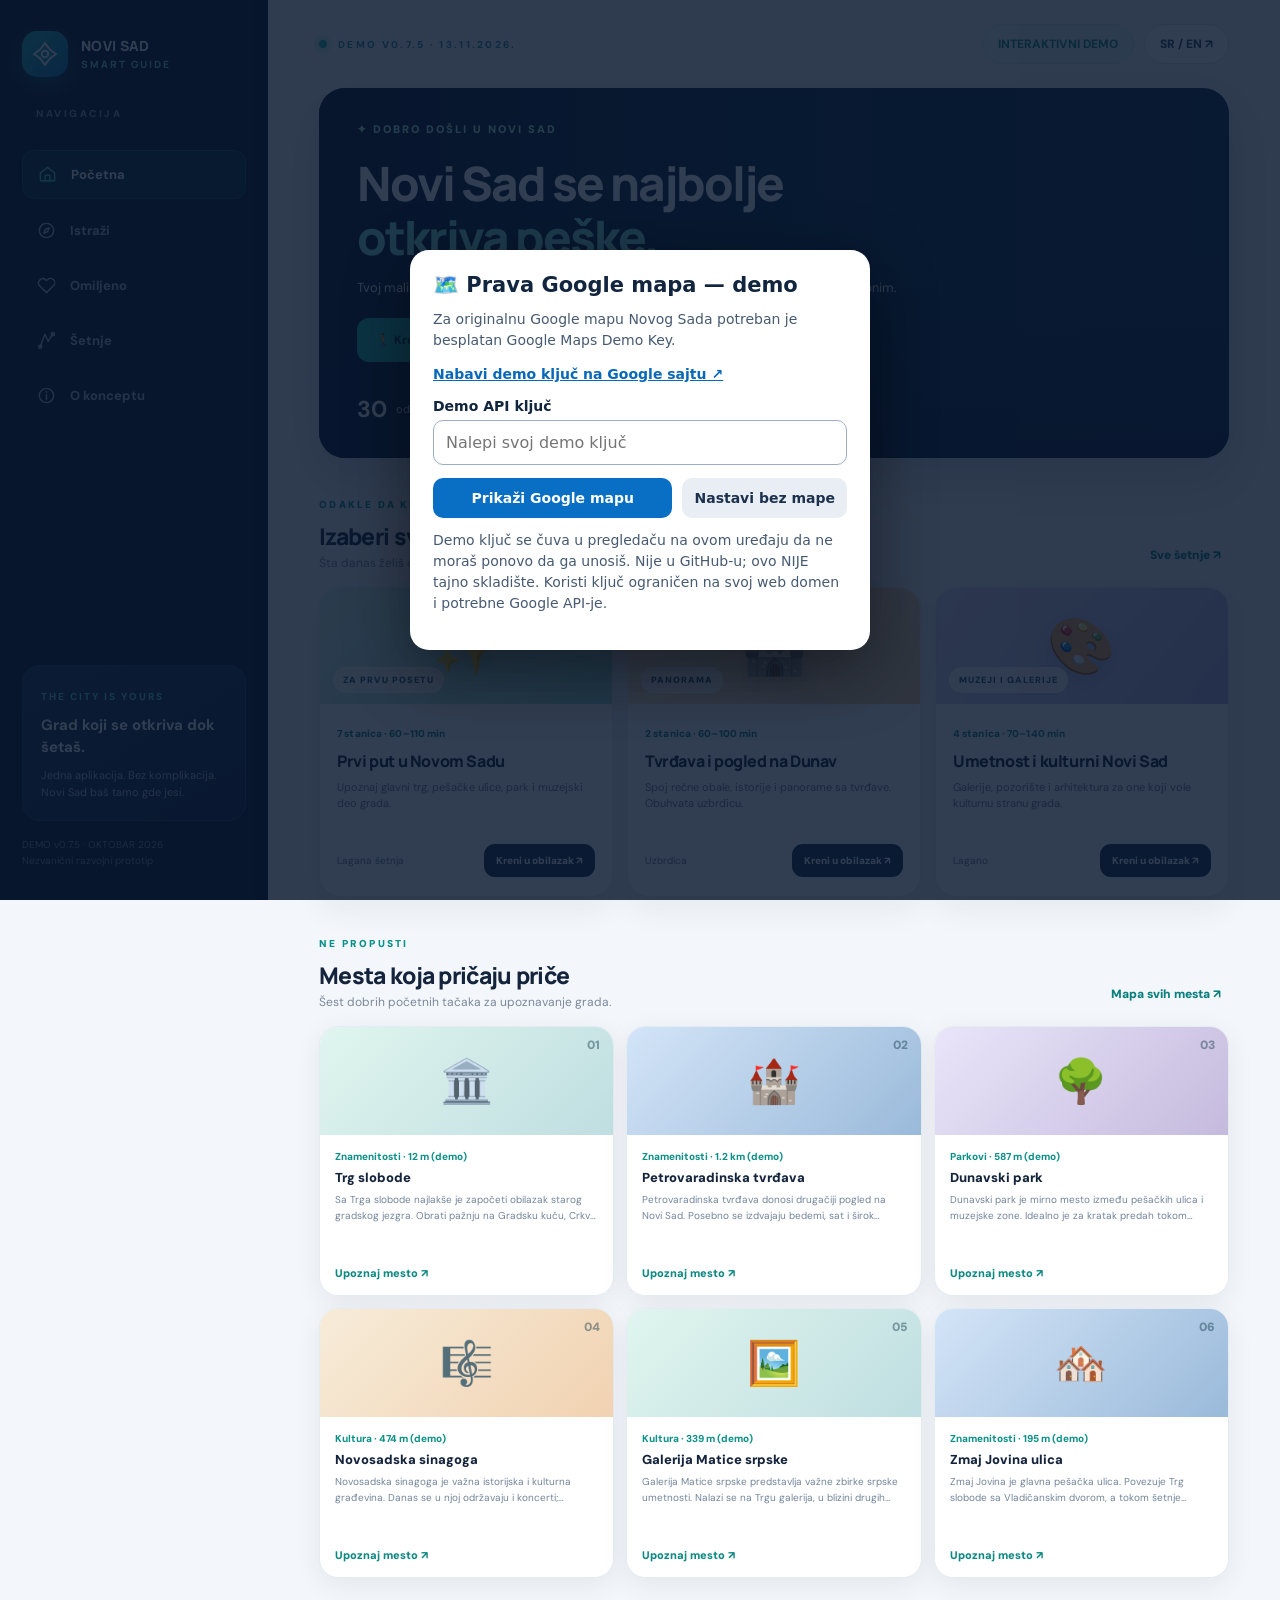
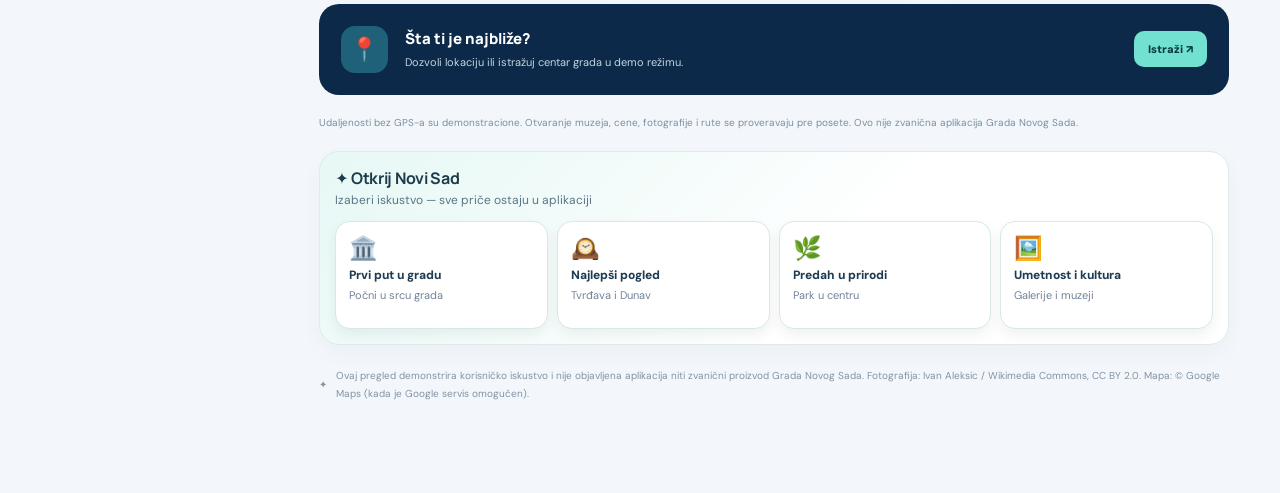
<file: preview/v075/index.html>
<!doctype html>
<html lang="sr">
<head>
  <meta charset="utf-8" />
  <meta name="viewport" content="width=device-width, initial-scale=1, viewport-fit=cover" />
  <meta name="theme-color" content="#0a1532" />
  <link rel="manifest" href="./manifest.webmanifest" />
  <link rel="apple-touch-icon" href="./icons/icon-180.png" />
  <meta name="description" content="Novi Sad Smart Guide — interaktivni koncept turističke aplikacije, oktobar 2026." />
  <title>Novi Sad Smart Guide — interaktivni prototip</title>
  <link rel="preconnect" href="https://fonts.googleapis.com" />
  <link rel="preconnect" href="https://fonts.gstatic.com" crossorigin />
  <link href="https://fonts.googleapis.com/css2?family=DM+Sans:wght@400;500;600;700;800&family=Manrope:wght@400;500;600;700;800&display=swap" rel="stylesheet" />

  <style>
    :root{--navy:#09152e;--navy2:#122849;--ink:#14243c;--muted:#627188;--line:#e8edf2;--teal:#20bfb0;--orange:#fb9869;--bg:#f3f6fa;--white:#fff;--r:19px;--shadow:0 14px 45px rgba(22,43,72,.075)}
    *{box-sizing:border-box}html,body{margin:0;min-height:100%;font-family:'DM Sans',sans-serif;color:var(--ink);background:var(--bg)}button,input{font:inherit}button{cursor:pointer}button:focus-visible,input:focus-visible{outline:3px solid #20bfb0;outline-offset:3px}a{color:inherit}h1,h2,h3,p{margin:0}.hidden{display:none!important}
    .app-shell{display:grid;grid-template-columns:268px minmax(0,1fr);min-height:100vh}
    .sidebar{background:var(--navy);color:#fff;padding:31px 22px;display:flex;flex-direction:column;gap:30px;position:sticky;top:0;height:100vh;overflow:auto}
    .brand{display:flex;align-items:center;gap:13px;text-decoration:none}.logo{width:46px;height:46px;border-radius:15px;background:linear-gradient(140deg,#25bfb3,#1179bd);display:grid;place-items:center;box-shadow:0 7px 22px #22bfb055}.logo svg{width:26px;height:26px}.brand-title{font-family:Manrope,sans-serif;font-weight:800;letter-spacing:.3px;font-size:14px;line-height:1.3}.brand-title small{font-size:10px;letter-spacing:2px;color:#73dacc;display:block;margin-top:3px}.side-label{color:#7f99bb;font-size:10px;letter-spacing:2.5px;font-weight:800;padding:0 14px}.nav{display:flex;flex-direction:column;gap:8px}.nav button{width:100%;border:0;text-align:left;background:none;color:#aec0d8;display:flex;align-items:center;gap:14px;padding:14px 15px;border-radius:12px;font-weight:700;font-size:13px}.nav button svg{width:19px;height:19px;stroke-width:1.8}.nav button:hover,.nav button.active{background:rgba(32,191,176,.15);color:#fff}.nav button.active{border:1px solid rgba(32,191,176,.2)}.nav button.active svg{color:#49ddcf}.sidebar-bottom{margin-top:auto;background:linear-gradient(150deg,#183657,#102340);border:1px solid #25466c;border-radius:18px;padding:18px}.sidebar-bottom span{color:#5de1d3;font-size:10px;letter-spacing:2px;font-weight:800}.sidebar-bottom h3{font-size:15px;line-height:1.5;margin:9px 0 8px}.sidebar-bottom p{font-size:11px;color:#b1c1d6;line-height:1.6}.side-foot{color:#7e92b0;font-size:10px;line-height:1.6;margin-top:-14px}
    .main{min-width:0;padding:24px clamp(20px,4vw,58px) 90px;max-width:1500px;width:100%;margin:auto}.top{display:flex;justify-content:space-between;align-items:center;gap:15px;margin-bottom:24px}.eyebrow{font-size:10px;font-weight:800;letter-spacing:2.3px;color:#2b8f98;text-transform:uppercase}.top-left{display:flex;align-items:center;gap:11px}.dot{width:8px;height:8px;border-radius:50%;background:#20bfae;box-shadow:0 0 0 5px #20bfb01c}.top-right{display:flex;align-items:center;gap:10px}.pill{border:1px solid #e2e8ee;background:#fff;padding:11px 15px;border-radius:100px;font-size:12px;font-weight:800;color:#32465e}.pill.soft{background:#e6f6f3;border-color:#ccf1eb;color:#138f83}.pill.click:hover{background:#edf6f6}.desktop-page-title{font-family:Manrope,sans-serif;font-size:29px;line-height:1.25;letter-spacing:-1.2px;margin-bottom:7px}.subtitle{color:var(--muted);font-size:13px;line-height:1.6}.page-head{margin:0 0 24px}
    .hero{min-height:295px;border-radius:24px;background:linear-gradient(90deg,#07152feF 2%,#0b213aca 50%,#0c244477),url('https://upload.wikimedia.org/wikipedia/commons/7/7a/Panorama_of_Novi_Sad.jpg') center 53%/cover,linear-gradient(135deg,#132d50,#247c89);position:relative;overflow:hidden;color:#fff;padding:40px 42px;box-shadow:var(--shadow);display:flex;flex-direction:column;justify-content:space-between}.hero:before{content:"";position:absolute;width:240px;height:240px;border:1px solid #ffffff25;right:-70px;top:-105px;border-radius:50%;box-shadow:0 0 0 48px #ffffff08,0 0 0 105px #ffffff08}.hero>*{position:relative}.hero-tag{display:inline-flex;align-items:center;gap:8px;border:1px solid #ffffff35;background:#ffffff14;padding:9px 12px;border-radius:100px;font-size:11px;letter-spacing:.5px;align-self:flex-start;font-weight:700}.hero h1{max-width:530px;font-family:Manrope,sans-serif;font-weight:800;letter-spacing:-1.6px;line-height:1.18;font-size:clamp(29px,3vw,46px);margin:20px 0 9px}.hero h1 em{color:#67e2d2;font-style:normal}.hero p{font-size:13px;color:#e1eaf1;line-height:1.7;max-width:520px}.hero-bottom{display:flex;gap:10px;margin-top:20px;flex-wrap:wrap}.btn{border:0;border-radius:12px;padding:13px 19px;display:inline-flex;align-items:center;justify-content:center;gap:9px;font-weight:800;font-size:12px;transition:transform .15s,background .15s}.btn:hover{transform:translateY(-1px)}.btn-primary{background:var(--teal);color:#053540}.btn-primary:hover{background:#41d2c3}.btn-ghost{background:#ffffff20;color:white;border:1px solid #ffffff40}.btn-white{background:#fff;color:#213e5b;border:1px solid var(--line)}.btn svg{width:16px;height:16px}.section-title{display:flex;align-items:center;justify-content:space-between;gap:12px;margin:30px 0 17px}.section-title h2{font-size:18px;font-family:Manrope,sans-serif;letter-spacing:-.5px}.section-title .link{border:0;background:none;color:#178d83;font-size:12px;font-weight:800}.grid-feature{display:grid;grid-template-columns:repeat(3,minmax(0,1fr));gap:14px}.feature{background:#fff;border:1px solid #eaf0f5;border-radius:17px;padding:20px;box-shadow:var(--shadow);text-align:left;min-height:174px;display:flex;flex-direction:column;align-items:flex-start;gap:13px}.feature:hover{border-color:#bde8e4;transform:translateY(-2px)}.feature-ico{width:42px;height:42px;border-radius:13px;display:grid;place-items:center;font-size:20px;background:#eaf9f5}.feature:nth-child(2) .feature-ico{background:#fff1e6}.feature:nth-child(3) .feature-ico{background:#edf2fd}.feature:nth-child(4) .feature-ico{background:#f1f0fb}.feature:nth-child(5) .feature-ico{background:#e9f4fd}.feature:nth-child(6) .feature-ico{background:#fceff3}.feature strong{font-size:13px}.feature small{color:#79899b;font-size:11px;line-height:1.5;display:block;margin-top:5px}.section-split{display:grid;grid-template-columns:minmax(0,1.58fr) minmax(260px,1fr);gap:18px}.info-banner{background:#fff;border:1px solid var(--line);border-radius:18px;padding:20px;box-shadow:var(--shadow);display:flex;gap:15px;align-items:flex-start}.info-banner .bubble{flex:0 0 42px;height:42px;border-radius:13px;background:#e8f8f4;display:grid;place-items:center;color:#188d84;font-size:20px}.info-banner strong{font-size:14px}.info-banner p{color:#6f8093;line-height:1.6;margin-top:6px;font-size:12px}.notice-orange{background:#fff4ee;border:1px solid #ffe3d0;padding:16px 18px;border-radius:16px;color:#8e4d30;font-size:12px;line-height:1.6}.prototype-note{margin-top:22px;color:#8b99a8;font-size:10px;line-height:1.7}
    .filter-bar{display:flex;gap:8px;align-items:center;flex-wrap:wrap;margin:20px 0 17px}.chip{border-radius:100px;padding:10px 14px;border:1px solid #e1e9ee;background:#fff;font-size:12px;color:#697a8e;font-weight:800}.chip.active{background:#102847;border-color:#102847;color:#fff}.map-layout{display:grid;grid-template-columns:minmax(0,1.6fr) minmax(280px,1fr);gap:16px;align-items:start}.map-wrap{position:relative;border:1px solid #dfe8ec;background:#e6f0ee;border-radius:20px;height:535px;overflow:hidden;box-shadow:var(--shadow)}#map{height:100%;width:100%;background:linear-gradient(120deg,#d7e9dc,#f0ece0)}.map-cover{position:absolute;inset:0;background:#e3eee6;overflow:hidden;display:none;align-items:center;justify-content:center}.map-cover .roads{position:absolute;inset:-20%;transform:rotate(-12deg);background:repeating-linear-gradient(0deg,transparent 0 50px,#fff 51px 63px,transparent 64px 115px),repeating-linear-gradient(90deg,transparent 0 65px,#f9fcfb 66px 79px,transparent 80px 153px)}.map-cover .river{position:absolute;inset:30% -40% 27% 6%;transform:rotate(-24deg);background:#a9d7df;border-radius:48%;box-shadow:0 0 0 15px #cae6e5}.map-cover p{position:absolute;bottom:20px;background:#ffffffe0;padding:12px;border-radius:9px;color:#476170;font-size:12px;text-align:center;max-width:260px}.map-badge{position:absolute;top:17px;left:17px;z-index:500;background:#fff;padding:11px 15px;border-radius:12px;box-shadow:0 6px 22px #0001;display:flex;align-items:center;gap:9px;font-size:11px;font-weight:800}.map-badge .pulse{width:9px;height:9px;border-radius:50%;background:#1fc2b2;box-shadow:0 0 0 5px #17b7a92a}.map-actions{position:absolute;bottom:20px;left:18px;right:18px;display:flex;gap:10px;z-index:500}.map-actions button{box-shadow:0 10px 25px #0002}.map-actions .btn{white-space:nowrap}.map-actions .btn-white{background:#fff}.map-actions .btn-primary{background:#122d50;color:#fff}.radius-select{margin-left:auto;border:1px solid var(--line);padding:10px 13px;background:#fff;border-radius:13px;color:#355063;font-weight:800;font-size:12px}.results-panel{background:#fff;border-radius:20px;padding:20px;border:1px solid var(--line);box-shadow:var(--shadow);height:535px;overflow:auto}.panel-title{display:flex;justify-content:space-between;align-items:center;margin-bottom:16px}.panel-title strong{font-size:14px}.counter{color:#0a9386;background:#e1f7f2;border-radius:100px;padding:6px 9px;font-size:11px;font-weight:800}.search{width:100%;border:1px solid #e1e9ef;background:#f7f9fb;border-radius:11px;padding:12px 13px;font-size:12px;margin-bottom:13px;outline:none}.place{display:flex;gap:12px;padding:14px 2px;border-bottom:1px solid #eef2f5;cursor:pointer;align-items:center}.place:hover .place-name{color:#0f9f95}.place:last-child{border-bottom:0}.place-icon{flex:0 0 47px;height:49px;display:grid;place-items:center;border-radius:13px;font-size:22px;background:linear-gradient(145deg,#e9f4f1,#def1ed)}.place-icon.park{background:#e9f5e7}.place-icon.culture{background:#f6edfa}.place-name{font-size:12px;font-weight:800;margin-bottom:5px}.place-sub{font-size:10px;color:#91a0ae;line-height:1.5}.place-fav{margin-left:auto;border:0;background:transparent;font-size:18px;color:#f39b6e;padding:6px}.map-pin{background:#fff;border:3px solid #1db9ac;width:36px;height:36px;border-radius:13px;display:grid;place-items:center;font-size:19px;box-shadow:0 6px 15px #122b4440}.leaflet-div-icon{background:transparent;border:0}.leaflet-popup-content-wrapper{border-radius:14px}.leaflet-popup-content{font-family:'DM Sans',sans-serif}
    .tour-hero{background:linear-gradient(135deg,#092541,#1f5d65);color:#fff;padding:24px;border-radius:20px;margin-bottom:18px}.tour-hero h2{font-family:Manrope,sans-serif;font-size:23px;margin:8px 0}.tour-hero p{font-size:12px;line-height:1.7;color:#c7dfdf}.route-steps{background:#fff;border:1px solid var(--line);border-radius:18px;padding:23px}.step{display:flex;gap:15px;padding-bottom:22px;position:relative}.step:not(:last-child):before{content:"";position:absolute;top:30px;bottom:0;width:2px;background:#d9eeeb;left:15px}.step:last-child{padding:0}.num{width:31px;height:31px;display:grid;place-items:center;border-radius:50%;color:#007c76;background:#d9f8f0;font-size:11px;font-weight:800;z-index:1;flex:0 0 31px}.step h3{font-size:13px;margin:4px 0 4px}.step p{font-size:11px;color:#7f91a0}.step button{margin-left:auto;align-self:flex-start;border:0;border-radius:9px;background:#e9f8f3;color:#168b81;font-size:11px;font-weight:800;padding:9px 11px}.empty{padding:44px 17px;text-align:center;color:#7f90a0;font-size:13px;line-height:1.7}.empty .illustration{font-size:40px;display:block;margin-bottom:12px}
    .modal-shade{position:fixed;inset:0;background:#071528ab;z-index:1500;display:flex;align-items:center;justify-content:center;padding:18px;backdrop-filter:blur(4px)}.modal{width:min(100%,500px);background:#fff;border-radius:23px;overflow:hidden;box-shadow:0 30px 100px #07152855;max-height:min(90vh,760px);overflow-y:auto}.modal-visual{height:176px;position:relative;background:linear-gradient(145deg,#102f50,#167d87);display:flex;align-items:center;justify-content:center;color:#fff}.modal-visual .large-emoji{font-size:86px;filter:drop-shadow(0 15px 20px #0003)}.modal-topper{position:absolute;top:17px;left:22px;border:1px solid #ffffff77;background:#ffffff29;border-radius:30px;padding:7px 10px;font-size:10px;font-weight:800}.modal-close{position:absolute;right:16px;top:16px;background:#ffffffde;color:#142940;border:0;border-radius:100px;width:33px;height:33px;font-weight:900;font-size:17px}.modal-body{padding:26px}.modal-body h2{font-size:23px;font-family:Manrope,sans-serif;letter-spacing:-.7px;margin:5px 0 10px}.modal-body p{font-size:13px;line-height:1.8;color:#65798b}.detail-tag{color:#189b90;font-size:10px;letter-spacing:1.5px;font-weight:800}.detail-facts{display:flex;gap:9px;flex-wrap:wrap;margin:19px 0}.detail-facts span{border:1px solid #e4ecf0;padding:9px 11px;border-radius:9px;font-size:10px;color:#577085;font-weight:700}.modal-actions{display:flex;gap:9px;flex-wrap:wrap}.modal-actions .btn{flex:1;min-width:110px}.toast{position:fixed;right:24px;bottom:24px;z-index:3000;background:#112e42;color:#fff;padding:15px 19px;border-radius:15px;max-width:390px;box-shadow:0 20px 40px #0003;font-size:12px;line-height:1.6;display:none}.toast.show{display:block}.footnote{display:flex;align-items:center;gap:9px;margin-top:22px;color:#8293a5;font-size:10px;line-height:1.8}.mobile-nav{display:none}
    @media(max-width:1100px){.app-shell{grid-template-columns:220px minmax(0,1fr)}.sidebar{padding:24px 15px}.main{padding:23px 24px 70px}.hero{min-height:265px}.grid-feature{grid-template-columns:repeat(2,minmax(0,1fr))}.map-layout{grid-template-columns:1fr}.results-panel{height:auto;max-height:410px}.map-wrap{height:420px}.section-split{grid-template-columns:1fr}}
    @media(max-width:740px){.app-shell{display:block}.sidebar{display:none}.main{padding:16px 15px 104px}.top{margin-bottom:18px}.top-right .pill.soft{display:none}.pill{padding:10px 12px}.hero{min-height:290px;border-radius:21px;padding:26px 23px}.hero h1{font-size:34px;margin:16px 0 7px}.hero p{font-size:12px}.hero-bottom .btn{padding:12px}.grid-feature{grid-template-columns:repeat(2,minmax(0,1fr));gap:10px}.feature{min-height:150px;padding:16px;gap:10px}.feature small{font-size:10px}.section-title{margin:25px 0 14px}.map-wrap{height:425px}.map-actions{flex-wrap:wrap;bottom:13px;left:10px;right:10px}.map-actions .btn{padding:11px;font-size:11px}.radius-select{font-size:11px;padding:9px}.map-badge{top:13px;left:11px}.desktop-page-title{font-size:24px}.mobile-nav{display:grid;grid-template-columns:repeat(5,1fr);position:fixed;bottom:0;left:0;right:0;z-index:1000;background:#fff;border-top:1px solid #e7edf2;padding:9px 8px calc(9px + env(safe-area-inset-bottom));box-shadow:0 -9px 30px #20355012}.mobile-nav button{display:flex;flex-direction:column;align-items:center;gap:4px;background:none;border:0;color:#8494a6;font-size:9px;font-weight:800}.mobile-nav button svg{width:21px;height:21px}.mobile-nav button.active{color:#178e88}.modal-shade{padding:10px}.modal-visual{height:155px}.modal-body{padding:21px}.toast{left:14px;bottom:90px;right:14px}.chip{font-size:11px;padding:9px 12px}}
    .map-badge{max-width:calc(100% - 85px);line-height:1.35}.map-badge span:last-child{overflow-wrap:anywhere}.map-actions{align-items:center}.map-actions button{max-width:46%;white-space:normal;text-align:center}.map-cover{z-index:2}.map-actions,.map-badge{z-index:500}
    @media(max-width:740px){.map-actions button{font-size:10px;max-width:45%;padding:10px 9px}.radius-select{margin-left:0;max-width:30%;padding:10px 6px}.map-badge{font-size:10px;max-width:75%}}
    @media(prefers-reduced-motion:reduce){*,*:before,*:after{scroll-behavior:auto!important;transition:none!important}}

    /* Modern vector map experience; attribution remains visible. */
    #map{position:absolute;inset:0;width:100%;height:100%;background:#e9f0f2}
    .maplibregl-map{font-family:'DM Sans',sans-serif}
    .maplibregl-ctrl-top-right{top:76px;right:12px}
    .maplibregl-ctrl-group{border:1px solid #e4ebed!important;border-radius:13px!important;overflow:hidden;box-shadow:0 8px 26px #10284718!important}
    .maplibregl-ctrl-attrib{background:#ffffffdd!important;font-size:10px!important;border-radius:8px 0 0 0}
    .map-style-control{position:absolute;z-index:501;top:76px;left:16px;display:flex;gap:3px;padding:5px;background:#fff;border:1px solid #e5ebef;border-radius:13px;box-shadow:0 8px 25px #10284718}
    .map-style-control button{font-size:11px;padding:9px 11px;border:0;border-radius:9px;background:transparent;color:#536c82;font-weight:800}
    .map-style-control button.active{background:#142c4d;color:#fff}
    .map-style-control button:focus-visible{outline:2px solid #20bfb0}
    .map-pin{width:39px;height:39px;border:2px solid white;border-radius:14px;background:#fff;box-shadow:0 4px 15px #132c4160;display:grid;place-items:center;font-size:19px;cursor:pointer;transition:transform .15s ease}
    .map-pin:hover{transform:translateY(-3px) scale(1.06)}
    .map-pin.park{background:#e5f6e5}.map-pin.culture{background:#f5ecfc}
    .user-position-marker{width:20px;height:20px;border-radius:50%;background:#028dc5;border:4px solid #fff;box-shadow:0 0 0 5px #018dca45,0 3px 11px #19344f55}
    .map-cover{z-index:2;background:#e5eef0}
    .map-cover .roads,.map-cover .river{display:none}
    .map-error-content{text-align:center;padding:25px 20px;max-width:320px;position:relative;z-index:2}
    .map-error-content strong{font:800 18px Manrope,sans-serif;display:block;margin-bottom:8px}
    .map-error-content p{position:static;background:none;padding:0;color:#466174;font-size:13px;margin-bottom:14px;max-width:initial}
    .map-error-content button{border:0;border-radius:12px;background:#102847;color:#fff;font-weight:800;padding:11px 15px}
    .gps-inline-status{position:absolute;bottom:82px;left:18px;right:18px;z-index:500;max-width:440px;border-radius:12px;background:#ffffffed;color:#3c6074;border:1px solid #dae7e9;padding:9px 12px;font-size:11px;font-weight:700;box-shadow:0 7px 24px #10284712}
    .gps-inline-status.error{color:#a34d37;background:#fff8f4;border-color:#f5d4c5}
    @media(max-width:740px){.map-style-control{top:72px;left:12px}.map-style-control button{padding:8px;font-size:10px}.maplibregl-ctrl-top-right{top:70px;right:9px}.gps-inline-status{bottom:83px;left:12px;right:12px;font-size:10px}.map-badge{top:13px;left:12px}}

    /* v0.3.6: visible fallback with reason, so map errors aren't blank mystery screens. */
    #mapFallback{padding:0;justify-content:stretch;align-items:stretch;background:#e5eff2}
    #mapFallback iframe{border:0;width:100%;height:100%;position:absolute;inset:0;opacity:.98}
    #mapFallback .map-error-content{position:absolute;left:12px;right:12px;top:76px;margin:auto;background:rgba(255,255,255,.96);padding:13px 16px;border:1px solid #dce8ef;box-shadow:0 8px 34px rgba(9,26,49,.17);border-radius:13px;max-width:360px}
    #mapFallback .map-error-content strong{font-size:14px;margin-bottom:5px}
    #mapFallback .map-error-content p{font-size:11px;margin-bottom:10px;line-height:1.5}
    #mapFallback .map-error-buttons{display:flex;align-items:center;justify-content:center;gap:7px;flex-wrap:wrap}
    #mapFallback .map-error-buttons button{padding:8px 10px;font-size:11px}
    #mapFallback .map-error-buttons a{font-size:11px;font-weight:800;background:#ecf5f7;padding:8px 10px;border-radius:11px;text-decoration:none;color:#123c52}
    @media(max-width:740px){#mapFallback .map-error-content{top:115px;left:8px;right:8px}}
  
/* Lightweight interactive map v0.3.6 */
.tour-raster{position:relative;overflow:hidden;user-select:none;-webkit-user-select:none;touch-action:none;overscroll-behavior:contain;cursor:grab;background:#e2eced}
.tour-raster:active{cursor:grabbing}
.raster-tiles{position:absolute;inset:0;pointer-events:none;overflow:visible;transform-origin:50% 50%;will-change:transform}
.raster-tile{position:absolute;object-fit:fill;max-width:none;user-select:none}
.raster-tiles.raster-soft{filter:saturate(.50) contrast(.96) brightness(1.05)}
.raster-overlay{position:absolute;inset:0;pointer-events:none;transform-origin:50% 50%;will-change:transform}
.raster-circle{position:absolute;transform:translate(-50%,-50%);border-radius:50%;pointer-events:none}
.raster-search-radius{border:2px dashed rgba(4,142,138,.55);background:rgba(19,191,175,.07)}
.raster-accuracy{border:1px solid rgba(35,137,207,.5);background:rgba(21,135,229,.13)}
.raster-you{position:absolute;transform:translate(-50%,-50%);width:18px;height:18px;border:3px solid #fff;border-radius:50%;background:#1688f2;box-shadow:0 0 0 7px #1d96e82b,0 2px 9px #1238}
.raster-pin{position:absolute;transform:translate(-50%,-100%);width:40px;height:40px;display:grid;place-items:center;font-size:20px;border:3px solid #fff;border-radius:13px;background:#effffb;box-shadow:0 5px 15px #052d4460;pointer-events:auto;cursor:pointer}
.raster-pin:hover{transform:translate(-50%,-105%) scale(1.08);background:#d0f7ee}
.raster-pin:focus-visible{outline:3px solid #008a82}
.raster-zoom{position:absolute;top:12px;right:12px;display:flex;flex-direction:column;z-index:6;border:1px solid #dce6eb;border-radius:12px;overflow:hidden;box-shadow:0 3px 12px #132b2833}
.raster-zoom button{width:37px;height:38px;border:0;background:#fff;color:#17334f;font-size:24px;line-height:1}
.raster-zoom button+button{border-top:1px solid #e4e8ec}
.raster-attribution{position:absolute;bottom:2px;right:7px;z-index:6;background:#ffffffe9;border-radius:5px;font-size:10px;color:#2d4556;padding:3px 5px}
.raster-attribution a{color:inherit}
@media(max-width:740px){.raster-zoom{top:8px;right:8px}.raster-pin{width:36px;height:36px;font-size:18px}}


/* v0.3.6 — refined cartography and internal route panel */
.raster-tiles.raster-modern{filter:saturate(.69) contrast(.91) brightness(1.08) hue-rotate(-4deg)}
.raster-tiles.raster-soft{filter:saturate(.26) contrast(.86) brightness(1.1)}
.map-wrap{border-radius:26px;box-shadow:0 20px 45px rgba(19,45,64,.12)}
.raster-pin{border:2px solid rgba(255,255,255,.97);background:linear-gradient(150deg,#ffffff,#e5fbf6);border-radius:16px;box-shadow:0 5px 16px rgba(10,60,80,.25),0 1px 2px rgba(0,0,0,.07);transition:transform .15s ease,box-shadow .15s ease}
.raster-pin:hover{box-shadow:0 12px 24px #0e4a6c50}
.raster-route{position:absolute;inset:0;width:100%;height:100%;pointer-events:none;overflow:visible;filter:drop-shadow(0 2px 5px #2189e855)}
.route-end-marker{position:absolute;z-index:4;transform:translate(-50%,-100%);background:#163958;border:3px solid white;border-radius:15px 15px 15px 4px;color:#fff;width:40px;height:40px;display:grid;place-items:center;font-size:24px;box-shadow:0 5px 15px #16395860}
#routePanel{position:absolute;left:14px;right:14px;top:117px;z-index:510;background:#ffffffed;backdrop-filter:blur(16px);-webkit-backdrop-filter:blur(16px);border:1px solid #d9e8ee;border-radius:19px;padding:16px;box-shadow:0 12px 35px #17354e33;max-width:450px}
.route-panel-head{display:flex;gap:12px;align-items:flex-start;justify-content:space-between}.route-panel-head strong{font:800 14px Manrope,sans-serif}.route-panel-head p{font-size:11px;color:#627c91;margin-top:4px;line-height:1.45}
.route-close{border:0;border-radius:10px;background:#e8f0f4;color:#21435a;font-size:18px;width:32px;height:32px;flex:none}
.route-stats{display:flex;gap:8px;margin-top:13px;flex-wrap:wrap}.route-stats span{background:#e7f6fc;color:#1e6589;font-weight:800;font-size:12px;padding:9px 11px;border-radius:10px}
.route-steps-preview{max-height:155px;overflow:auto;margin-top:12px;padding-left:17px;color:#49657b;font-size:11px;line-height:1.6}.route-steps-preview li{margin-bottom:5px}
.route-panel-foot{color:#667f90;font-size:10px;margin-top:9px;line-height:1.5}
.route-panel-actions{display:flex;flex-wrap:wrap;gap:7px;margin-top:11px}.route-panel-actions button,.route-panel-actions a{border:0;border-radius:10px;background:#163958;color:#fff;padding:10px 12px;font-size:11px;font-weight:800;text-decoration:none}.route-panel-actions a{background:#ebf3f6;color:#174d6b}
@media(max-width:740px){#routePanel{top:126px;left:8px;right:8px;padding:12px}.route-steps-preview{max-height:94px}.map-actions{bottom:12px;left:8px;right:8px;gap:5px}.map-actions .btn{padding:9px 11px;font-size:10px}}


/* v0.3.6 navigation: hiding instructions never deletes the route */
.route-close{font-weight:900;font-size:18px;line-height:1;transition:background .2s}
.route-close:hover{background:#d5e9f2}
.route-restore{position:absolute;z-index:510;left:16px;bottom:86px;max-width:calc(100% - 32px);border:1px solid #d5e8f0;background:#fff;border-radius:16px;padding:12px 15px;color:#163958;font-size:12px;font-weight:850;box-shadow:0 9px 30px rgba(13,56,84,.26);display:flex;align-items:center;gap:12px}
.route-restore .route-rest-arrow{font-size:17px;color:#0b8b94}
.route-end-btn{background:#edf0f2!important;color:#536474!important}
.map-poi-toggle{position:absolute;top:126px;left:16px;z-index:505;border:1px solid rgba(197,225,228,.9);border-radius:12px;background:rgba(255,255,255,.96);padding:10px 13px;box-shadow:0 8px 24px rgba(9,40,60,.14);color:#214b63;font-weight:800;font-size:11px}
.map-poi-toggle:disabled{opacity:.65;cursor:wait}
.map-poi-status{position:absolute;top:173px;left:16px;max-width:330px;z-index:505;background:#fffef3;border:1px solid #ebe0b6;border-radius:12px;padding:10px;color:#726134;font-size:11px;line-height:1.45;box-shadow:0 6px 16px #1b3e4b18}
.raster-poi{position:absolute;transform:translate(-50%,-50%);pointer-events:auto;background:#fff;border:2px solid rgba(252,254,255,.96);box-shadow:0 4px 11px #15364a35;border-radius:50%;width:31px;height:31px;display:grid;place-items:center;font-size:14px;cursor:pointer;z-index:3}
.raster-poi:hover,.raster-poi:focus-visible{outline:3px solid #21baac;transform:translate(-50%,-50%) scale(1.12)}
.poi-popup{position:absolute;z-index:512;right:12px;bottom:86px;width:min(315px,calc(100% - 24px));padding:15px 17px;border:1px solid #d9e8ef;background:#fff;border-radius:17px;box-shadow:0 15px 45px rgba(13,43,65,.28)}
.poi-popup strong{display:block;font:800 15px Manrope,sans-serif;margin:7px 28px 7px 0;line-height:1.35;color:#122e49}
.poi-popup-label{color:#078f8a;font-size:10px;font-weight:900;letter-spacing:.4px}
.poi-popup p{color:#6c7c8c;font-size:11px;line-height:1.5}
.poi-popup-x{position:absolute;right:12px;top:10px;border:0;background:#edf3f6;border-radius:9px;width:29px;height:29px;font-size:19px;color:#24475f}
.poi-popup-actions{display:flex;gap:8px;margin-top:12px;align-items:center}
.poi-popup-actions button,.poi-popup-actions a{background:#173753;color:#fff;border:0;border-radius:10px;padding:9px 12px;font-size:11px;font-weight:800;text-decoration:none}
.poi-popup-actions a{background:#eff5f5;color:#164058}
@media(min-width:900px){.map-wrap{height:585px}.results-panel{height:585px}}
@media(max-width:740px){.map-poi-toggle{top:120px;left:12px;padding:9px;font-size:10px}.map-poi-status{top:158px;left:12px;right:12px;max-width:none;font-size:10px}.route-restore{bottom:80px;left:9px}.poi-popup{bottom:87px;right:8px}.map-wrap{height:490px}}


    /* v0.4.0 navigation UI. These controls stay fixed when the map underneath rotates. */
    .raster-heading-arrow{position:absolute;top:-7px;left:50%;width:0;height:0;border-left:8px solid transparent;border-right:8px solid transparent;border-bottom:17px solid #0874cf;transform-origin:50% 100%;filter:drop-shadow(0 1px 2px #fff)}
    .heading-controls{position:absolute;top:160px;right:10px;z-index:505;display:flex;flex-direction:column;gap:7px}
    .heading-controls button{border:1px solid #d8e5eb;background:#fff;color:#163354;box-shadow:0 4px 15px #193b5130;border-radius:12px;min-width:50px;padding:9px 10px;font-size:11px;font-weight:800;display:flex;align-items:center;justify-content:center;flex-direction:column;gap:1px}
    .heading-controls button.active{background:#123958;color:#fff}
    .heading-controls .bearing-needle{display:block;font-size:19px;line-height:22px;font-weight:900;color:#dc5b4d;transform-origin:center;transition:transform .14s linear}
    .heading-controls button.active .bearing-needle{color:#59f4de}
    .heading-status{position:absolute;z-index:505;top:88px;right:13px;max-width:170px;text-align:right;background:#ffffffed;padding:6px 9px;border-radius:9px;color:#345773;font-size:10px;box-shadow:0 3px 12px #102b4918}
    .nav-hud{position:absolute;left:11px;right:11px;bottom:92px;z-index:512;display:flex;gap:11px;align-items:center;background:#0e2a48ed;color:#fff;border-radius:16px;border:1px solid #66bcda55;box-shadow:0 10px 28px #0a1b3450;padding:11px 13px;max-width:540px;backdrop-filter:blur(12px)}
    .nav-hud .nav-arrow{flex:0 0 36px;height:36px;display:grid;place-items:center;font-size:25px;color:#5de6e0;transition:transform .15s linear}
    .nav-hud strong{font-size:12px;display:block}.nav-hud small{font-size:10px;color:#d2e2ee;display:block;margin-top:3px;line-height:1.45}
    .nav-hud button{border:1px solid #d9e9f477;color:#fff;background:#ffffff19;border-radius:9px;padding:8px;font-size:11px;font-weight:800;margin-left:auto}
    .nav-live-controls{position:absolute;z-index:512;left:11px;bottom:164px;display:flex;gap:7px}
    .nav-live-controls button{border:0;background:#fff;color:#183c59;border-radius:10px;box-shadow:0 3px 17px #193b5130;padding:9px 11px;font-size:11px;font-weight:800}
    .nav-live-controls button.active{background:#0e5367;color:#fff}
    @media(max-width:740px){.heading-controls{top:172px;right:8px}.heading-controls button{min-width:45px;padding:7px 8px;font-size:10px}.heading-status{top:85px;right:8px}.nav-hud{bottom:95px;padding:9px;left:8px;right:8px}.nav-live-controls{bottom:166px;left:8px}.route-restore{bottom:176px;left:8px}.nav-hud small{font-size:9px}.map-wrap{height:550px}}

/* v0.4.0 place content, accessibility and navigation */
.nav-reroute{background:#fdf2d8!important;color:#1d3850!important;font-weight:800!important}
.nearby-title{font-size:15px;margin:18px 0 8px}
.nearby-grid{display:grid;gap:7px}
.nearby-place{display:flex;align-items:center;gap:9px;width:100%;padding:10px 12px;border:1px solid #dfebee;border-radius:12px;background:#f8fbfc;color:#18324d;text-align:left;cursor:pointer}
.nearby-place span{font-size:20px}.nearby-place strong{font-size:12px;flex:1}.nearby-place small{color:#658198}
.place-source a{color:#126f89;text-decoration:underline;font-weight:700;font-size:12px}
.detail-disclaimer{padding:9px 12px;background:#fff5e5;color:#77551c;border-radius:10px;font-size:11px;line-height:1.5}
.walk-card{border:1px solid #dae7ee;border-radius:18px;background:#fff;overflow:hidden;margin:14px 0 22px}
.walk-card-head{padding:22px;background:#102b4a;color:#fff}.walk-card-head h2{margin:10px 0;font-size:21px}.walk-card-head p{opacity:.8;font-size:12px}
.walk-card .route-steps{padding:10px 18px 17px}
@media(max-width:740px){.nav-hud{gap:6px}.nav-hud .nav-reroute{padding:6px;font-size:10px}.nav-hud strong{font-size:11px}.nav-hud .nav-arrow{flex-basis:23px}.walk-card-head{padding:16px}}
</style>
<link rel="stylesheet" href="./discovery-v050.css?v=075" />
</head>
<body>
<div class="app-shell">
  <aside class="sidebar">
    <a class="brand" href="#home" onclick="showPage('home');return false">
      <div class="logo"><svg viewBox="0 0 24 24" fill="none" stroke="white" stroke-width="1.8"><path d="M12 2 16.3 7.7 22 12l-5.7 4.3L12 22l-4.3-5.7L2 12l5.7-4.3L12 2Z"/><circle cx="12" cy="12" r="3"/></svg></div>
      <div class="brand-title">NOVI SAD<small>SMART GUIDE</small></div>
    </a>
    <div class="side-label" data-i18n="navigation">NAVIGACIJA</div>
    <nav class="nav" id="sideNav"></nav>
    <div class="sidebar-bottom"><span>THE CITY IS YOURS</span><h3 data-i18n="sideHeadline">Grad koji se otkriva dok šetaš.</h3><p data-i18n="sideText">Jedna aplikacija. Bez komplikacija. Novi Sad baš tamo gde jesi.</p></div>
    <p class="side-foot" data-i18n="prototypeFoot">DEMO v0.7.5 · Google Maps · OKTOBAR 2026<br>Nezvanični razvojni prototip</p>
  </aside>
  <main class="main">
    <header class="top"><div class="top-left"><div class="dot"></div><span class="eyebrow" data-i18n="previewLabel">DEMO v0.7.5 · 13.11.2026.</span></div><div class="top-right"><span class="pill soft" data-i18n="demoLabel">INTERAKTIVNI DEMO</span><button id="langBtn" class="pill click" onclick="toggleLang()" aria-label="Promeni jezik">SR / EN ↗</button></div></header>
    <div id="page"></div>
    <div class="footnote"><span>✦</span><span data-i18n="footer">Ovaj pregled demonstrira korisničko iskustvo i nije objavljena aplikacija niti zvanični proizvod Grada Novog Sada. Fotografija: Ivan Aleksic / Wikimedia Commons, CC BY 2.0. Mapa: © Google Maps (kada je Google servis omogućen).</span></div>
  </main>
</div>
<nav class="mobile-nav" id="mobileNav" aria-label="Glavna navigacija"></nav>
<div class="modal-shade hidden" id="modalShade" onclick="if(event.target===this) closeModal()"><div class="modal" id="modal" role="dialog" aria-modal="true" aria-labelledby="modalTitle"></div></div>
<div class="toast" id="toast" role="status" aria-live="polite"></div>
<!-- Google Maps browser SDK is loaded after a visitor enters their own test key. -->
<script>
// Upgrade bridge must stay inline: v0.6.5 workers can return stale external scripts.
if ('serviceWorker' in navigator && ['https:', 'http:'].includes(location.protocol)) {
  const wasControlled = Boolean(navigator.serviceWorker.controller);
  let reloading = false;
  navigator.serviceWorker.addEventListener('controllerchange', () => {
    if (!wasControlled || reloading) return;
    reloading = true;
    location.reload(); // Switch the whole document to the atomically installed release.
  });
  window.addEventListener('load', () => {
    navigator.serviceWorker.register('./sw.js', {updateViaCache:'none'})
      .then(registration => registration.update()).catch(() => {});
  });
}
</script>
<script src="./google-maps-config.js?v=075"></script>
<script src="./google-maps-engine.js?v=075"></script>
<script>
'use strict';
const center={lat:45.25565,lng:19.84563};
const MAP_STYLES={modern:"standard",minimal:"soft"};
const places=[
{id:'trg',sr:'Trg slobode',en:'Liberty Square',cat:'sights',emoji:'🏛️',lat:45.25562,lng:19.84548,descriptionSr:'Glavni gradski trg i odlična polazna tačka za upoznavanje centra Novog Sada.',descriptionEn:'The city’s central square and a perfect starting point for exploring Novi Sad.'},
{id:'crkva',sr:'Crkva Imena Marijinog',en:'Name of Mary Church',cat:'sights',emoji:'⛪',lat:45.255651,lng:19.845630,descriptionSr:'Prepoznatljiva neogotička crkva u samom srcu Novog Sada, na Trgu slobode.',descriptionEn:'A distinctive Gothic Revival church in the heart of Novi Sad, on Liberty Square.'},
{id:'tvrdjava',sr:'Petrovaradinska tvrđava',en:'Petrovaradin Fortress',cat:'sights',emoji:'🏰',lat:45.25236,lng:19.86089,descriptionSr:'Jedna od najpoznatijih znamenitosti grada, sa pogledom na Dunav i Novi Sad.',descriptionEn:'One of the city’s best-known landmarks, overlooking the Danube and Novi Sad.'},
{id:'dunavski',sr:'Dunavski park',en:'Danube Park',cat:'parks',emoji:'🌳',lat:45.2574,lng:19.8527,descriptionSr:'Mirna zelena oaza na nekoliko minuta od pešačke zone u centru.',descriptionEn:'A peaceful green space a short walk from the pedestrian centre.'},
{id:'muzej',sr:'Muzej Vojvodine',en:'Museum of Vojvodina',cat:'culture',emoji:'🏺',lat:45.2577,lng:19.85375,descriptionSr:'Mesto za otkrivanje kulturne i istorijske baštine Vojvodine.',descriptionEn:'Discover the culture and history of the Vojvodina region.'},
{id:'zmaj',sr:'Zmaj Jovina ulica',en:'Zmaj Jovina Street',cat:'sights',emoji:'🏘️',lat:45.25585,lng:19.8481,descriptionSr:'Jedna od najpoznatijih pešačkih ulica, sa istorijskim fasadama i gradskim ritmom.',descriptionEn:'A celebrated pedestrian street with historic facades and a lively atmosphere.'},
{id:'sinagoga',sr:'Novosadska sinagoga',en:'Novi Sad Synagogue',cat:'culture',emoji:'🎼',lat:45.2545,lng:19.8398,descriptionSr:'Upečatljiva kulturno-istorijska građevina poznata i kao koncertni prostor.',descriptionEn:'An impressive historic landmark also known as a concert venue.'},
{id:'galerija',sr:'Galerija Matice srpske',en:'Gallery of Matica Srpska',cat:'culture',emoji:'🖼️',lat:45.252601,lng:19.845808,descriptionSr:'Umetnička galerija na Trgu galerija 1, sa važnim zbirkama srpske umetnosti.',descriptionEn:'Art museum at Trg galerija 1, presenting important collections of Serbian art.',source:'https://www.digitalizacija.ns.rs/sr/institucije/galerija-matice-srpske'},
{id:'snp',sr:'Srpsko narodno pozorište',en:'Serbian National Theatre',cat:'culture',emoji:'🎭',lat:45.2550863,lng:19.8427834,descriptionSr:'Jedna od najvažnijih kulturnih institucija u Novom Sadu, na Pozorišnom trgu 1.',descriptionEn:'A landmark performing arts institution at Pozorišni trg 1.',source:'https://www.snp.org.rs/'},
{id:'dunavska',sr:'Dunavska ulica',en:'Dunavska Street',cat:'sights',emoji:'🏘️',lat:45.256231,lng:19.851065,descriptionSr:'Stara gradska pešačka ulica koja povezuje Zmaj Jovinu ulicu i Dunavski park.',descriptionEn:'Historic pedestrian street connecting Zmaj Jovina Street to Danube Park.',source:'https://novisad.travel/arhitektura-single/dunavska-ulica/'},
{id:'vladicanski',sr:'Vladičanski dvor',en:'Bishop’s Palace',cat:'sights',emoji:'🏰',lat:45.2570,lng:19.8479,descriptionSr:'Istorijska rezidencija episkopa Bačke eparhije na kraju Zmaj Jovine ulice.',descriptionEn:'Historic bishop’s residence at the end of Zmaj Jovina pedestrian street.',source:'https://novisad.rs/eng/tourism'},
{id:'gradskakuca',sr:'Gradska kuća',en:'Novi Sad City Hall',cat:'sights',emoji:'🏛️',lat:45.254809,lng:19.844404,descriptionSr:'Neorenesansno zdanje na Trgu slobode, izgrađeno krajem 19. veka.',descriptionEn:'Neo-Renaissance city hall on Liberty Square, dating to the late 19th century.',source:'https://www.digitalizacija.ns.rs/en/city-hall'},
{id:'biblioteka',sr:'Biblioteka Matice srpske',en:'Library of Matica Srpska',cat:'culture',emoji:'📚',lat:45.259269,lng:19.845276,descriptionSr:'Značajna nacionalna biblioteka na adresi Matice srpske 1.',descriptionEn:'Major research and national library at Matice srpske 1.',source:'https://www.digitalizacija.ns.rs/en/institucije/library-matica-srpska'},
{id:'beljanski',sr:'Spomen-zbirka Pavla Beljanskog',en:'Pavle Beljanski Memorial Collection',cat:'culture',emoji:'🖼️',lat:45.252778,lng:19.846111,descriptionSr:'Zbirka srpske i jugoslovenske umetnosti, Trg galerija 2.',descriptionEn:'Art collection featuring Serbian and Yugoslav painters at Trg galerija 2.',source:'https://novisad.travel/ns-price/novosadske-price-spomen-zbirka-pavla-beljanskog/'},
{id:'zmaj-spomenik',sr:'Spomenik Jovanu Jovanoviću Zmaju',en:'Jovan Jovanović Zmaj Monument',cat:'sights',emoji:'🗿',lat:45.25687,lng:19.84774,descriptionSr:'Bronzana statua pesnika Jovana Jovanovića Zmaja ispred Vladičanskog dvora.',descriptionEn:'Bronze monument to the poet Jovan Jovanović Zmaj in front of the Bishop’s Palace.',source:'https://novisad.rs/lat/figura-lekara-i-pesnika-jovana-jovanovica-zmaja'},
{id:'racija',sr:'Spomenik žrtvama racije',en:'Monument to the Victims of the Raid',cat:'culture',emoji:'🕯️',lat:45.252634,lng:19.855775,descriptionSr:'Memorijal na Keju žrtava racije posvećen stradalim sugrađanima u januaru 1942.',descriptionEn:'Memorial along the riverside to Novi Sad residents killed in January 1942.',source:'https://vojvodina.travel/atrakcije/spomenik-zrtvama-racije-novi-sad/'},
{id:'strand',sr:'Štrand',en:'Štrand Beach',cat:'parks',emoji:'🌊',lat:45.2367,lng:19.8487,descriptionSr:'Poznata gradska plaža na Dunavu i omiljeno mesto za predah.',descriptionEn:'Novi Sad’s popular city beach on the Danube.'}
];
for(const p of [{"id":"sat","sr":"Petrovaradinski sat","en":"Petrovaradin Clock Tower","cat":"sights","emoji":"🕰️","lat":45.2527,"lng":19.8614,"descriptionSr":"Poznati sat tvrđave: velika kazaljka pokazuje sate, a mala minute.","descriptionEn":"The fortress clock: large hand shows hours, small hand minutes.","source":"https://novisad.travel/atrakcije-na-tvrdavi/","approximate":true},{"id":"muzejgrada","sr":"Muzej grada Novog Sada","en":"Novi Sad City Museum","cat":"culture","emoji":"🏺","lat":45.2525,"lng":19.8617,"descriptionSr":"Muzejske postavke na tvrđavi posvećene istoriji grada.","descriptionEn":"Museum collections about the city's heritage on the fortress.","source":"https://novisad.travel/atrakcije-na-tvrdavi/","approximate":true},{"id":"podzemlje","sr":"Podzemne vojne galerije","en":"Underground Military Galleries","cat":"culture","emoji":"🔦","lat":45.2518,"lng":19.8627,"descriptionSr":"Podzemni vojni sistem tvrđave; obilazak samo uz zvanično dostupnu posetu.","descriptionEn":"Underground defence system; access only with an official visitor tour.","source":"https://novisad.travel/atrakcije-na-tvrdavi/","approximate":true},{"id":"gradic","sr":"Petrovaradinski Gradić","en":"Petrovaradin Lower Town","cat":"sights","emoji":"🏘️","lat":45.2509,"lng":19.8652,"descriptionSr":"Barokni deo Petrovaradina ispod tvrđave.","descriptionEn":"Baroque historic lower town beneath the fortress.","source":"https://novisad.travel/novi-sad-za-jedan-dan/","approximate":true},{"id":"saborna","sr":"Saborna crkva Svetog Georgija","en":"St George Orthodox Cathedral","cat":"sights","emoji":"⛪","lat":45.2573,"lng":19.8491,"descriptionSr":"Važan deo duhovne i arhitektonske baštine starog centra.","descriptionEn":"Important cathedral of the old city centre.","source":"https://vojvodina.travel/destinacije/novi-sad/","approximate":true},{"id":"almascrkva","sr":"Almaška crkva","en":"Almaš Orthodox Church","cat":"sights","emoji":"⛪","lat":45.2614,"lng":19.8533,"descriptionSr":"Prepoznatljiva crkva u istorijskom Almaškom kraju.","descriptionEn":"An iconic church in the historic Almaš quarter.","source":"https://vojvodina.travel/destinacije/novi-sad/","approximate":true},{"id":"uspenska","sr":"Uspenska crkva","en":"Church of the Dormition","cat":"sights","emoji":"⛪","lat":45.2562,"lng":19.8416,"descriptionSr":"Istorijska crkva na obodu gradskog jezgra.","descriptionEn":"Historic Orthodox church near the old town.","source":"https://vojvodina.travel/destinacije/novi-sad/","approximate":true},{"id":"almas","sr":"Almaški kraj","en":"Almaš Neighbourhood","cat":"sights","emoji":"🏠","lat":45.262,"lng":19.853,"descriptionSr":"Stari kraj Novog Sada sa karakterističnim ulicama i istorijom.","descriptionEn":"A historic Novi Sad neighbourhood with characteristic streets.","source":"https://pocetna.novisad.travel/","approximate":true},{"id":"kej","sr":"Šetalište uz Dunav","en":"Danube Riverside Promenade","cat":"parks","emoji":"🚶","lat":45.2525,"lng":19.8556,"descriptionSr":"Šetnja uz Dunav sa pogledom na tvrđavu i mostove.","descriptionEn":"A scenic Danube walk overlooking bridges and the fortress.","source":"https://pocetna.novisad.travel/","approximate":true},{"id":"ribljapijaca","sr":"Riblja pijaca","en":"Fish Market","cat":"food","emoji":"🥕","lat":45.2582,"lng":19.851,"descriptionSr":"Tradicionalna gradska pijaca; vreme rada proveri na mestu.","descriptionEn":"Traditional market; confirm opening hours before visiting.","source":"https://novisad.travel/gastronomija/","approximate":true},{"id":"mostslobode","sr":"Most slobode","en":"Freedom Bridge","cat":"sights","emoji":"🌉","lat":45.2348,"lng":19.8487,"descriptionSr":"Gradski orijentir na Dunavu; posmatraj sa bezbedne obale.","descriptionEn":"A Danube landmark best viewed from safe public paths.","source":"https://pocetna.novisad.travel/","approximate":true},{"id":"futoskipark","sr":"Futoški park","en":"Futoški Park","cat":"parks","emoji":"🌲","lat":45.2513,"lng":19.8265,"descriptionSr":"Zeleni prostor za predah i laganu šetnju.","descriptionEn":"Leafy park for an easy stroll.","source":"https://novisad.travel/","approximate":true},{"id":"limanskipark","sr":"Limanski park","en":"Liman Park","cat":"parks","emoji":"🌳","lat":45.2416,"lng":19.8393,"descriptionSr":"Prostran gradski park za šetnju i odmor.","descriptionEn":"Spacious urban park for relaxing.","source":"https://novisad.travel/","approximate":true}]){if(!places.some(x=>x.id===p.id))places.push(p);}
const TXT={
 sr:{navigation:'NAVIGACIJA',home:'Početna',explore:'Istraži',saved:'Omiljeno',tours:'Šetnje',about:'O konceptu',previewLabel:'DEMO v0.7.5 · 13.11.2026.',demoLabel:'INTERAKTIVNI DEMO',sideHeadline:'Grad koji se otkriva dok šetaš.',sideText:'Jedna aplikacija. Bez komplikacija. Novi Sad baš tamo gde jesi.',prototypeFoot:'DEMO v0.7.5 · OKTOBAR 2026<br>Nezvanični razvojni prototip',footer:'Ovaj pregled demonstrira korisničko iskustvo i nije objavljena aplikacija niti zvanični proizvod Grada Novog Sada. Fotografija: Ivan Aleksic / Wikimedia Commons, CC BY 2.0. Mapa: © Google Maps (kada je Google servis omogućen).',welcome:'DOBRO DOŠLI U NOVI SAD',hero:'Tvoj grad. <em>Tvoje otkriće.</em>',heroSub:'Otkrij znamenitosti, pronađi put i upoznaj Novi Sad u svom ritmu — sve na jednom mestu.',exploreBtn:'Istraži u blizini',whereBtn:'Gde sam?',quick:'Šta želiš da radiš?',seeAll:'Otvori mapu ↗',featNearby:'Istraži okolinu',featNearbyD:'Zanimljiva mesta u tvojoj blizini.',featRoute:'Odvedi me',featRouteD:'Jednostavno do odabrane lokacije.',featPlaces:'Znamenitosti',featPlacesD:'Priče i mesta koja vredi upoznati.',featFood:'Hrana i piće',featFoodD:'Lokalni ukusi i preporuke.',featEvents:'Događaji',featEventsD:'Aktuelna dešavanja u gradu.',featTours:'Gradske šetnje',featToursD:'Istraži grad korak po korak.',howWorks:'Kako će ovo raditi?',howText:'Turista ulazi u zonu zanimljive lokacije, dobija diskretno obaveštenje i bira da pročita priču ili pokrene navigaciju. Ovo je pregled koncepta; obaveštenja u pozadini razvijaju se u mobilnoj verziji.',demoNotice:'Ovo je razvojni demo: turistički vodič ima ograničen izbor lokacija, a dodatni lokali zavise od Google Places servisa kada je posebno omogućen. Postoji čitanje turističkih priča naglas u pregledaču; obaveštenja u pozadini, offline navigacija i administracija još nisu gotovi.',findTitle:'Šta je u tvojoj blizini?',findSub:'Istraži lokacije na mapi, filtriraj i otvori detalje.',all:'Sve',sights:'Znamenitosti',parks:'Parkovi',culture:'Kultura',food:'Hrana',events:'Događaji',around:'Prikaz: centar Novog Sada',mapGps:'Moja lokacija',notify:'Primer obaveštenja',rad:'Radijus',results:'Lokacije',search:'Pretraži lokacije…',metres:'od centra (demo)',details:'Detalji lokacije',walk:'Pešačka ruta',favourite:'Sačuvaj',removeFav:'Ukloni',demoGps:'Prikaz demo centra; za tvoju lokaciju odobri GPS dozvolu.',gpsDone:'Lokacija je očitana. Prikazujemo mesta oko tebe.',gpsNo:'GPS nije dostupan. Prikazujemo centar Novog Sada kao primer.',notiTitle:'Pametno obaveštenje — demonstracija',notiText:'Nalaziš se blizu Crkve Imena Marijinog. Otvori detalje ili izaberi navigaciju.',routeInfo:'Računamo pešačku rutu unutar aplikacije…',savedTitle:'Tvoja omiljena mesta',savedSub:'Sačuvane lokacije ostaju na ovom uređaju.',savedEmpty:'Još nema sačuvanih lokacija. Otvori mapu i dodirni ♡ da dodaš mesto.',toursTitle:'Predložene šetnje',toursSub:'Primeri tura koje će biti dostupne u aplikaciji.',tourLabel:'ISTRAŽI GRAD',tourName:'Centar Novog Sada',tourText:'Kratka demonstraciona šetnja kroz srce grada. Redosled stanica je primer, a ne izračunata putanja.',tourStop:'Otvori',aboutTitle:'O projektu',aboutSub:'Prvi pogled na ideju Novi Sad Smart Guide.',aboutCopy:'Novi Sad Smart Guide je zamišljen kao lokacijski svestan turistički vodič. Fokus je na jednostavnoj mapi, sadržaju u blizini, pametnim obaveštenjima, navigaciji i povratku do sačuvane baze.',roadmap:'Šta je sledeće?',roadmapDesc:'Android aplikacija sa GPS-om i geofencing testiranjem, backend i admin panel, sadržaj, offline mapa i iOS.',baseSave:'Sačuvaj ovu lokaciju kao My Base',baseSaved:'Baza je sačuvana na ovom uređaju.',baseNo:'Najpre dozvoli GPS ili izaberi demonstracioni centar.',takeBack:'Vrati me na bazu',baseMissing:'Nema sačuvane baze. Prvo je sačuvaj na mapi.',noResult:'Nema lokacija za izabrani filter.',licence:'Fotografija: Ivan Aleksic / Wikimedia Commons (CC BY 2.0).'},
 en:{navigation:'NAVIGATION',home:'Home',explore:'Explore',saved:'Saved',tours:'Walks',about:'About',previewLabel:'DEMO v0.7.5 · NOV 13, 2026',demoLabel:'INTERACTIVE DEMO',sideHeadline:'The city reveals itself as you walk.',sideText:'One app. No hassle. Discover Novi Sad wherever you are.',prototypeFoot:'DEMO v0.7.5 · OCTOBER 2026<br>Unofficial development prototype',footer:'This preview illustrates the user experience. It is not a published app or an official product of the City of Novi Sad. Photo: Ivan Aleksic / Wikimedia Commons, CC BY 2.0. Map: © Google Maps (when enabled).',welcome:'WELCOME TO NOVI SAD',hero:'Your city. <em>Your discovery.</em>',heroSub:'Discover landmarks, find your way and explore Novi Sad at your own pace — all in one place.',exploreBtn:'Explore nearby',whereBtn:'Where am I?',quick:'What would you like to do?',seeAll:'Open map ↗',featNearby:'Explore nearby',featNearbyD:'Interesting places around you.',featRoute:'Take me there',featRouteD:'Find your way to a destination.',featPlaces:'Places to see',featPlacesD:'Stories and sights worth discovering.',featFood:'Food & drink',featFoodD:'Local flavours and recommendations.',featEvents:'Events',featEventsD:'What is happening around the city.',featTours:'Walks & tours',featToursD:'Discover the city step by step.',howWorks:'How will it work?',howText:'As visitors approach a landmark, they receive a discreet notification and can read the story or start navigation. This is a concept preview; background notifications will be built in the native app.',demoNotice:'Development demo: the tourist guide has a limited curated list, and nearby businesses require separately enabled Google Places. In-browser text-to-speech is available for landmark stories; background GPS alerts, offline routing and administration are not complete.',findTitle:'What is near you?',findSub:'Explore places on the map, filter and open details.',all:'All',sights:'Landmarks',parks:'Parks',culture:'Culture',food:'Food',events:'Events',around:'Showing: Novi Sad centre',mapGps:'My location',notify:'Preview notification',rad:'Radius',results:'Places',search:'Search places…',metres:'from demo centre',details:'Place details',walk:'Walking directions',favourite:'Save',removeFav:'Remove',demoGps:'Showing demo centre; grant GPS permission to use your location.',gpsDone:'Your location was found. Showing places around you.',gpsNo:'GPS unavailable. Using Novi Sad centre for demo.',notiTitle:'Smart location alert — demonstration',notiText:'You are near the Name of Mary Church. Open details or choose navigation.',routeInfo:'Calculating a walking route inside the app…',savedTitle:'Your saved places',savedSub:'Saved places stay on this device.',savedEmpty:'Nothing saved yet. Open the map and tap ♡ to save a place.',toursTitle:'Suggested city walks',toursSub:'Examples of tours planned for the app.',tourLabel:'EXPLORE THE CITY',tourName:'Central Novi Sad',tourText:'A sample walk through the heart of the city. Stop order is illustrative, not a calculated route.',tourStop:'Open',aboutTitle:'About the project',aboutSub:'A first look at the Novi Sad Smart Guide concept.',aboutCopy:'Novi Sad Smart Guide is planned as a location-aware city companion. It focuses on nearby content, smart alerts, directions, and an easy way back to a saved place.',roadmap:'What comes next?',roadmapDesc:'Android GPS and geofencing, backend and admin panel, curated content, offline maps and iOS.',baseSave:'Save this position as My Base',baseSaved:'Your base was saved on this device.',baseNo:'First allow GPS access or use the demonstration centre.',takeBack:'Take me back to My Base',baseMissing:'No base saved yet. Save your position first.',noResult:'No places in this filter.',licence:'Photo: Ivan Aleksic / Wikimedia Commons (CC BY 2.0).'}
};
const icons={home:'<path d="m3 10 9-7 9 7v10H3z"/><path d="M9 20v-7h6v7"/>',explore:'<circle cx="12" cy="12" r="9"/><path d="m15.5 8.5-2.1 4.9-4.9 2.1 2.1-4.9z"/>',saved:'<path d="M20.8 4.6a5.4 5.4 0 0 0-7.6 0L12 5.8l-1.2-1.2a5.4 5.4 0 0 0-7.6 7.6L12 21l8.8-8.8a5.4 5.4 0 0 0 0-7.6Z"/>',tours:'<path d="M4 20 10 4l4 9 6-9"/><circle cx="4" cy="20" r="2"/><circle cx="20" cy="4" r="2"/>',about:'<circle cx="12" cy="12" r="9"/><path d="M12 11v6m0-10v1"/>'};
const svg=i=>`<svg viewBox="0 0 24 24" fill="none" stroke="currentColor" stroke-linecap="round" stroke-linejoin="round" stroke-width="1.8" aria-hidden="true">${icons[i]}</svg>`;
let state={poiList:[],poiLastFetchAt:0,poiLoading:false,poiConsent:false,poiConsentDeclined:false,poiSelected:null,routePanelHTML:"",routeRequestSeq:0,activeRoute:null,offRouteSince:0,liveWatchId:null,navWatchId:null,followMode:false,heading:null,headingSource:null,compassEnabled:false,lastAlertId:null,lastAlertAt:0,page:'home',lang:'sr',cat:'all',radius:3000,nearbyOnly:false,position:center,map:null,mapStyle:'modern',mapLoaded:false,markers:[],selfMarker:null,locationAccuracy:null,favorites:new Set(),base:null,search:'',fromGps:false};
try{const storedLang=localStorage.getItem('nssg-lang');state.poiConsent=localStorage.getItem('nssg-poi-consent')==='yes';if(storedLang==='sr'||storedLang==='en')state.lang=storedLang;const storedMap=localStorage.getItem('nssg-mapstyle');if(storedMap in MAP_STYLES)state.mapStyle=storedMap;state.favorites=new Set(JSON.parse(localStorage.getItem('nssg-favs')||'[]'));const b=JSON.parse(localStorage.getItem('nssg-base')||'null');if(b&&typeof b.lat==='number'&&typeof b.lng==='number')state.base=b;}catch(e){}
const t=k=>TXT[state.lang][k]||k; const name=p=>p[state.lang];const desc=p=>p['description'+(state.lang==='sr'?'Sr':'En')];
function numDistance(p){const R=6371000;const rad=d=>d*Math.PI/180;const dLat=rad(p.lat-state.position.lat),dLon=rad(p.lng-state.position.lng),la1=rad(state.position.lat),la2=rad(p.lat);const a=Math.sin(dLat/2)**2+Math.cos(la1)*Math.cos(la2)*Math.sin(dLon/2)**2;return Math.round(2*R*Math.asin(Math.sqrt(a)));}
function distStr(p){
 const isLocalPoi=Boolean(p.googlePlaces||p.osmType);
 const d=isLocalPoi?Math.round(googlePoiDistance(p)):numDistance(p);
 const distance=d<1000?`${d} m`:`${(d/1000).toFixed(1)} km`;
 if(isLocalPoi)return distance+(state.poiQueryCenter&&state.poiQueryOrigin!=='gps'
   ?(state.lang==='sr'?' od izabranog dela grada':' from selected area'):'');
 return state.fromGps?distance:distance+' (demo)';
}
function filtered(){const q=state.search.trim().toLocaleLowerCase();return places.filter(p=>(state.cat==='all'||p.cat===state.cat)&&(!state.nearbyOnly||numDistance(p)<=state.radius)&&(!q||name(p).toLocaleLowerCase().includes(q)||desc(p).toLocaleLowerCase().includes(q))).sort((a,b)=>numDistance(a)-numDistance(b));}
function renderNav(){const pages=['home','explore','saved','tours','about'];const html=mobile=>pages.map(p=>`<button type="button" class="${state.page===p?'active':''}" onclick="showPage('${p}')" aria-label="${t(p)}">${svg(p)}<span>${t(p)}</span></button>`).join('');document.getElementById('sideNav').innerHTML=html(false);document.getElementById('mobileNav').innerHTML=html(true);}
function translatePage(){document.querySelectorAll('[data-i18n]').forEach(el=>{const value=t(el.dataset.i18n);if(el.dataset.i18n==='prototypeFoot')el.innerHTML=value;else el.textContent=value;});document.documentElement.lang=state.lang;}
function render(){if(state.map){state.map.remove();state.map=null;state.mapLoaded=false;state.markers=[];state.selfMarker=null;}renderNav();translatePage();const el=document.getElementById('page');if(state.page==='home')home(el);if(state.page==='explore')explore(el);if(state.page==='saved')saved(el);if(state.page==='tours')tours(el);if(state.page==='about')about(el);window.NSSG_TOUR_SESSION?.onPage();}
function showPage(page){if(state.map){state.map.remove();state.map=null;state.mapLoaded=false;state.markers=[];state.selfMarker=null;}state.page=page;state.search='';render();window.scrollTo({top:0,behavior:'smooth'});}
function toggleLang(){state.lang=state.lang==='sr'?'en':'sr';try{localStorage.setItem('nssg-lang',state.lang)}catch(e){}render();}
function home(el){const features=[['explore','🧭','featNearby','featNearbyD'],['explore','↗️','featRoute','featRouteD'],['explore','🏛️','featPlaces','featPlacesD'],['explore','🍽️','featFood','featFoodD'],['explore','📅','featEvents','featEventsD'],['tours','🚶','featTours','featToursD']];el.innerHTML=`<section class="hero"><div class="hero-tag">✦ ${t('welcome')}</div><div><h1>${t('hero')}</h1><p>${t('heroSub')}</p><div class="hero-bottom"><button class="btn btn-primary" onclick="showPage('explore')">🧭 ${t('exploreBtn')} →</button><button class="btn btn-ghost" onclick="showPage('explore');setTimeout(gps,200)">◎ ${t('whereBtn')}</button><button class="btn btn-white" onclick="takeBack()">↩ ${t('takeBack')}</button></div></div></section><div class="section-title"><h2>${t('quick')}</h2><button class="link" onclick="showPage('explore')">${t('seeAll')}</button></div><section class="grid-feature">${features.map(x=>`<button class="feature" onclick="${x[2]==='featEvents'?"showUnavailable('events')":x[2]==='featFood'?"setCat('food')":`showPage('${x[0]}')`}"><span class="feature-ico">${x[1]}</span><div><strong>${t(x[2])}</strong><small>${t(x[3])}</small></div></button>`).join('')}</section><div class="section-title"><h2>${t('howWorks')}</h2></div><div class="info-banner"><div class="bubble">📍</div><div><strong>${state.lang==='sr'?'Smart Location Notifications':'Smart Location Notifications'}</strong><p>${t('howText')}</p><button class="link" style="margin-top:11px;padding:0" onclick="showPage('explore');setTimeout(previewNotification,300)">${t('notify')} ↗</button></div></div><p class="prototype-note">${t('demoNotice')}</p>`;}
function explore(el){el.innerHTML=`<div class="page-head"><h1 class="desktop-page-title">${t('findTitle')}</h1><p class="subtitle">${t('findSub')}</p></div><div class="filter-bar">${['all','sights','parks','culture','food','events'].map(cat=>`<button class="chip ${state.cat===cat?'active':''}" onclick="setCat('${cat}')">${cat==='sights'?'🏛️ ':cat==='parks'?'🌿 ':cat==='culture'?'🎭 ':cat==='food'?'🍴 ':cat==='events'?'📅 ':''}${t(cat)}</button>`).join('')}</div><div class="map-layout"><div class="map-wrap"><div id="map"></div><div class="heading-controls"><button id="northBtn" type="button" onclick="resetNorth()" aria-label="Postavi sever gore"><span id="northNeedle" class="bearing-needle">▲</span>N</button><button id="compassBtn" type="button" onclick="enableCompass()" aria-label="Uključi smer telefona">🧭<span id="compassLabel">Kompas</span></button></div><div id="headingStatus" class="heading-status">Sever je gore · smer telefona nije poznat</div><div id="navLiveControls" class="nav-live-controls hidden"><button id="trackBtn" type="button" onclick="toggleRouteTracking()">◎ Prati me tokom šetnje</button><button id="followBtn" type="button" onclick="recenterDuringRoute()">⌖ Prati na mapi</button></div><div id="navHud" class="nav-hud hidden" role="status" aria-live="off"><span class="nav-arrow" id="navArrow">↑</span><span><strong id="navHeadline">Rute</strong><small id="navDetail"></small></span><button type="button" class="nav-reroute hidden" id="navReroute" onclick="requestReroute()">↻ Nova ruta</button><button type="button" onclick="restoreRoutePanel()" aria-label="Detalji rute">Detalji</button></div><section id="routePanel" class="hidden" role="region" aria-live="polite" aria-label="Pešačka ruta"></section><button type="button" id="routeRestore" class="route-restore hidden" onclick="restoreRoutePanel()" aria-label="Prikaži uputstva rute">🧭 <span id="routeRestoreLabel">Prikaži uputstva</span> <span class="route-rest-arrow">⌃</span></button><div id="poiPopup" class="poi-popup hidden" role="region" aria-label="Informacije o lokalu"></div><div id="mapFallback" class="map-cover" role="status"><div class="map-error-content"><strong>🗺️ ${state.lang==='sr'?'Rezervni prikaz mape':'Map backup view'}</strong><p id="mapErrorDetail">${state.lang==='sr'?'Proveravamo mapu…':'Checking the map…'}</p><div class="map-error-buttons"><button onclick="retryMap()">↻ ${state.lang==='sr'?'Ponovo učitaj':'Retry'}</button><a href="https://www.google.com/maps/@45.25565,19.84563,14z" target="_blank" rel="noopener noreferrer">${state.lang==='sr'?'Otvori Google Maps':'Open Google Maps'} ↗</a></div></div></div><div class="map-badge"><span class="pulse"></span><span id="positionMode">${positionStatus()}</span></div><div class="map-style-control" role="group" aria-label="Stil mape"><button id="styleModern" onclick="changeMapStyle('modern')" class="${state.mapStyle==='modern'?'active':''}">${state.lang==='sr'?'✦ Moderna':'✦ Modern'}</button><button id="styleMinimal" onclick="changeMapStyle('minimal')" class="${state.mapStyle==='minimal'?'active':''}">${state.lang==='sr'?'Minimalna':'Minimal'}</button></div><button id="poiToggle" type="button" class="map-poi-toggle" onclick="loadNearbyPois()">☕ ${state.lang==='sr'?'Lokali na mapi':'Nearby businesses'}</button><div id="poiLoadInfo" class="map-poi-status hidden" role="status"></div><div id="gpsAccuracy" class="gps-inline-status" style="display:none" role="status"></div><div class="map-actions"><button class="btn btn-white" onclick="gps()">◎ ${t('mapGps')}</button><button class="btn btn-primary" id="liveRadarButton" onclick="toggleLiveRadar()">${state.liveWatchId===null?'◎ '+(state.lang==='sr'?'Radar uživo':'Live radar'):'■ '+(state.lang==='sr'?'Zaustavi radar':'Stop radar')}</button><select class="radius-select" onchange="setRadius(this.value)" aria-label="Radius">${[200,500,1000,3000,5000,10000].map(r=>`<option value="${r}" ${r===state.radius?'selected':''}>${r>=1000?r/1000+' km':r+' m'}</option>`).join('')}</select></div></div><aside class="results-panel"><div class="panel-title"><strong>${t('results')}</strong><span class="counter" id="resultCount"></span></div><input class="search" id="placeSearch" placeholder="${t('search')}" autocomplete="off" value="" aria-label="${t('search')}"/><div id="results"></div><div class="notice-orange" style="margin-top:16px">${t('demoNotice')}<div style="margin-top:8px"><button class="link" onclick="previewNotification()" style="background:none;border:0;text-decoration:underline;cursor:pointer;font-weight:700">${state.lang==='sr'?'Pogledaj simulaciju obaveštenja':'View notification simulation'}</button></div></div><button class="btn btn-white" style="width:100%;margin-top:12px" onclick="saveBase()">📍 ${t('baseSave')}</button><button class="btn btn-white" style="width:100%;margin-top:9px" onclick="takeBack()">↩ ${t('takeBack')}</button><button class="btn btn-white" style="width:100%;margin-top:9px" onclick="clearBase()">✕ ${state.lang==='sr'?'Obriši My Base':'Clear My Base'}</button></aside></div>`;document.getElementById('placeSearch').addEventListener('input',e=>{state.search=e.target.value;updateResults()});initMap();updateResults();}
function setCat(cat){
 state.cat=cat;showPage('explore');
 // Load user-selected categories from OSM only after consent; never send their map position silently.
 if((cat==='food'||cat==='culture') && !state.poiList.length && !state.poiConsentDeclined) {
   setTimeout(()=>{if(state.page==='explore')loadNearbyPois();},100);
 }
}
function setNearbyOnly(enabled){state.nearbyOnly=Boolean(enabled);updateResults();updateMarkers();}
function setRadius(value){const n=Number(value);if(!Number.isFinite(n)||n<200||n>10000)return;state.radius=n;state.nearbyOnly=true;updateResults();updateMarkers();window.syncNearbyUI?.();}
function googlePoiDistance(p){
 const start=state.poiQueryCenter||(p.googlePlaces&&state.googlePlacesCenter?state.googlePlacesCenter:state.position);
 const R=6371000,rad=x=>x*Math.PI/180;
 const a=Math.sin(rad(p.lat-start.lat)/2)**2+Math.cos(rad(start.lat))*Math.cos(rad(p.lat))*Math.sin(rad(p.lng-start.lng)/2)**2;
 return 2*R*Math.asin(Math.min(1,Math.sqrt(a)));
}
function filteredPois(){
 const query=state.search.toLocaleLowerCase();
 return state.poiList.filter(p=>(state.cat==='all'||p.category.cat===state.cat)
  && googlePoiDistance(p)<=state.radius && p.label.toLocaleLowerCase().includes(query))
  .sort((a,b)=>googlePoiDistance(a)-googlePoiDistance(b));
}
function updateResults(){
 const els=filtered(),osm=filteredPois(),root=document.getElementById('results');if(!root)return;
 document.getElementById('resultCount').textContent=els.length+osm.length;
 const main=els.map(p=>`<div class="place"><div class="place-icon ${p.cat==='parks'?'park':p.cat==='culture'?'culture':''}" onclick="openPlace('${p.id}')">${p.emoji}</div><div style="min-width:0;flex:1" onclick="openPlace('${p.id}')"><div class="place-name">${name(p)}</div><div class="place-sub">${distStr(p)} · ${t(p.cat)}</div></div><button class="place-fav" aria-label="Favorite ${name(p)}" onclick="toggleFav('${p.id}')">${state.favorites.has(p.id)?'♥':'♡'}</button></div>`).join('');
 const others=osm.map(p=>`<button type="button" class="place osm-list-row" data-osm-id="${escapeHTML(p.id)}"><span class="place-icon">${p.emoji}</span><span style="min-width:0;flex:1;text-align:left"><span class="place-name">${escapeHTML(p.label)}</span><span class="place-sub">${distStr(p)} · ${escapeHTML(p.category.label)} · ${p.googlePlaces?'Google Places':'OSM'}</span></span><span class="poi-chevron">↗</span></button>`).join('');
 const hint=state.cat==='food'&&!osm.length?`<div class="poi-empty-hint">${state.lang==='sr'?'Nema učitanih lokala. Klikni „Prikaži lokale“ za Google Places pretragu kada je omogućena.':'No nearby businesses loaded. Tap Show businesses to query Google Places when enabled.'}<button type="button" class="btn btn-white" onclick="loadNearbyPois()">${state.lang==='sr'?'Prikaži lokale':'Show businesses'}</button></div>`:'';
 root.innerHTML=(main+others+hint)||(state.nearbyOnly
 ? `<div class="empty">${state.lang==='sr'?'Nema mesta u izabranom radijusu. Znamenitosti su dostupne u pregledu celog grada.':'No places in this radius. City landmarks are still available.'}<button type="button" class="btn btn-white" onclick="setNearbyOnly(false)" style="margin-top:12px">${state.lang==='sr'?'Prikaži ceo grad':'Show whole city'}</button></div>`
 : `<div class="empty">${t('noResult')}</div>`);
 root.querySelectorAll('[data-osm-id]').forEach(el=>el.addEventListener('click',()=>openPoiPopup(el.dataset.osmId)));
 updateMarkers();
}
// v0.3.6: map uses bundled map-engine.js, not an external CDN library.
function showMapError(reason){
  const fb=document.getElementById('mapFallback');if(!fb)return;
  fb.style.display='flex';
  const msg=document.getElementById('mapErrorDetail');
  if(msg)msg.textContent=state.lang==='sr'
   ? 'Google mapa nije dostupna. Proveri API ključ, billing, dozvoljeni domen i mrežu.'
   : 'Google Maps is unavailable. Check the API key, billing, allowed domain and internet connection.';
}
function retryMap(){
  const fb=document.getElementById('mapFallback');if(fb)fb.style.display='none';
  if(state.map){state.map.remove();state.map=null;state.mapLoaded=false;}
  initMap();
}
let mapRequestId=0;
async function initMap(){
 const host=document.getElementById('map');if(!host)return;
 const req=++mapRequestId;
 try{
   if(!window.NSSG_GOOGLE_ENGINE)throw Error('google-engine-not-loaded');
   await window.NSSG_GOOGLE_ENGINE.loadGoogle();
   if(req!==mapRequestId||!host.isConnected)return;
   const map=new window.NSSG_GOOGLE_ENGINE.GoogleTourMap(host,{
     lat:state.position.lat,lng:state.position.lng,zoom:14,
     onUserGesture:()=>{state.followMode=false;refreshHeadingControls();updateNavigationHUD();},
     onStatus:status=>{
       if(state.map!==map)return;
       if(status==='ready'){
         state.mapLoaded=true;
         const fb=document.getElementById('mapFallback');if(fb)fb.style.display='none';
       }
     }
   });
   state.map=map;updateMarkers();map.setPois(filteredPois());
   map.setHeading(state.heading);refreshHeadingControls();updateNavigationHUD();
   if(state.activeRoute&&state.activeRoute.coords?.length){
     map.setRoute(state.activeRoute.coords,state.activeRoute.destination);hideRoutePanel();
   }
   window.NSSG_TOUR_SESSION?.onMapReady();
 }catch(error){
   console.warn('Google Maps not ready',error?.message||error);
   if(req===mapRequestId&&host.isConnected)showMapError('google');
 }
}
function changeMapStyle(style){
  if(!(style in MAP_STYLES)||style===state.mapStyle)return;
  state.mapStyle=style;try{localStorage.setItem('nssg-mapstyle',style)}catch(e){}
  document.getElementById('styleModern')?.classList.toggle('active',style==='modern');
  document.getElementById('styleMinimal')?.classList.toggle('active',style==='minimal');
  if(state.map)state.map.setStyle(style);
}
function updateMapPosition(){
  if(!state.map)return;
  state.map.setPosition(state.fromGps?state.position:null,state.fromGps?state.locationAccuracy:null,state.nearbyOnly?state.radius:null);
}
function updateMarkers(){
  if(!state.map)return;
  updateMapPosition();
  state.map.setPlaces(filtered().map(p=>({lat:p.lat,lng:p.lng,emoji:p.emoji,label:name(p),click:()=>openPlace(p.id)})));state.map.setPois(filteredPois());
}
function positionStatus(){return state.fromGps?(state.lang==='sr'?'Lokacija uređaja':'Device location'):(state.lang==='sr'?'Demo centar · dozvoli GPS':'Demo centre · allow GPS');}
function applyPosition(pos){
  const {latitude:lat,longitude:lng,accuracy}=pos.coords;
  if(!Number.isFinite(lat)||!Number.isFinite(lng))return;
  const firstFix=!state.fromGps;
  state.position={lat,lng};state.fromGps=true;state.gpsFixAt=Date.now();
  // GPS heading represents movement course, not where the phone is pointed.
  if(!state.compassEnabled&&Number.isFinite(pos.coords.heading)&&pos.coords.speed>0.8){
    state.heading=((pos.coords.heading%360)+360)%360;state.headingSource='course';
  }
  state.locationAccuracy=Number.isFinite(accuracy)?Math.max(0,Math.round(accuracy)):null;
  if(state.map){
    if(firstFix||state.followMode)state.map.easeTo({center:[lng,lat],zoom:Math.max(state.map.getZoom(),14)});
    state.map.setHeading(state.heading);updateMapPosition();
    if(state.followMode&&state.compassEnabled&&state.headingSource==='compass')state.map.setBearing(state.heading);
  }
  updateNavigationHUD();refreshHeadingControls();
  const indicator=document.getElementById('positionMode');if(indicator)indicator.textContent=positionStatus();
  updateResults();
  const info=document.getElementById('gpsAccuracy');if(info){info.style.display='block';info.classList.toggle('error',accuracy>500);info.textContent=state.lang==='sr'?`Lokacija sa uređaja · procenjena preciznost ±${Math.round(accuracy)} m${accuracy>500?' · probaj na telefonu za precizniji GPS':''}`:`Device location · estimated accuracy ±${Math.round(accuracy)} m${accuracy>500?' · try a phone for more accurate GPS':''}`;}
  if(state.liveWatchId!==null && accuracy<=120)checkNearPlaces();
  window.NSSG_TOUR_SESSION?.onGpsPosition();
}
function gps(successCallback){
  state.followMode=true;
  if(!navigator.geolocation||!window.isSecureContext){showToast(state.lang==='sr'?'GPS zahteva HTTPS i dozvolu lokacije.':'GPS needs HTTPS and location permission.');return;}
  showToast(state.lang==='sr'?'Tražimo dozvolu za lokaciju…':'Requesting location permission…');
  navigator.geolocation.getCurrentPosition(pos=>{applyPosition(pos);showToast(t('gpsDone'));if(typeof successCallback==='function')successCallback();},err=>{const msg=err.code===1?(state.lang==='sr'?'Lokacija nije dozvoljena. Proveri podešavanja pregledača i macOS-a.':'Location denied. Check browser and system settings.'):err.code===3?(state.lang==='sr'?'GPS nije odgovorio na vreme. Pokušaj opet.':'Location timed out. Try again.'):t('gpsNo');showToast(msg);},{enableHighAccuracy:true,timeout:18000,maximumAge:10000});
}
async function autoLocateOnOpen(){
 // Single automatic one-shot. The browser handles the permission prompt; no background tracking.
 if(!navigator.geolocation||!window.isSecureContext)return;
 try{if(sessionStorage.getItem('nssg-auto-locate-attempted')==='yes')return;
     sessionStorage.setItem('nssg-auto-locate-attempted','yes');}catch(e){}
 try{if(navigator.permissions?.query){const permission=await navigator.permissions.query({name:'geolocation'});if(permission.state==='denied')return;}}catch(e){}
 navigator.geolocation.getCurrentPosition(pos=>{
   applyPosition(pos);
   const msg=state.lang==='sr'?'Lokacija je automatski prepoznata.':'Location detected automatically.';
   showToast(msg);
 },err=>{
   if(err.code!==1)console.warn('Automatic GPS unavailable:',err.code);
 },{enableHighAccuracy:true,maximumAge:30000,timeout:13000});
}
function toggleLiveRadar(){
  if(state.liveWatchId!==null){stopLiveRadar();return;}
  if(!navigator.geolocation||!window.isSecureContext){showToast(state.lang==='sr'?'Radar zahteva HTTPS i dozvolu za GPS.':'Radar requires HTTPS and location permission.');return;}
  if(!window.confirm(state.lang==='sr'?'Uključiti radar uživo? Koristi GPS samo dok je ova stranica otvorena. Ne radi u pozadini niti šalje podatke na naš server.':'Enable live radar? Uses GPS only while this page is open. It does not run in the background or send location to our server.'))return;
  state.liveWatchId=navigator.geolocation.watchPosition(pos=>{applyPosition(pos);},err=>{stopLiveRadar();showToast(state.lang==='sr'?'Radar nije dostupan: proveri GPS dozvolu.':'Radar unavailable: check GPS permission.');},{enableHighAccuracy:true,maximumAge:15000,timeout:15000});
  refreshRadarButton();showToast(state.lang==='sr'?'Radar uključen: prati lokaciju dok je stranica otvorena.':'Radar on: checks location while the page is open.');
}
function stopLiveRadar(){if(state.liveWatchId!==null&&navigator.geolocation)navigator.geolocation.clearWatch(state.liveWatchId);state.liveWatchId=null;refreshRadarButton();}
function refreshRadarButton(){const btn=document.getElementById('liveRadarButton');if(btn)btn.textContent=state.liveWatchId===null?(state.lang==='sr'?'◎ Radar uživo':'◎ Live radar'):(state.lang==='sr'?'■ Zaustavi radar':'■ Stop radar');}
function checkNearPlaces(){
  const now=Date.now();if(now-state.lastAlertAt<120000)return;
  const near=places.filter(p=>numDistance(p)<=140).sort((a,b)=>numDistance(a)-numDistance(b));
  for(const p of near){
    const key='nssg-radar-'+p.id;let seen=0;try{seen=Number(localStorage.getItem(key)||0)}catch(e){}
    if(now-seen<86400000)continue;
    state.lastAlertAt=now;state.lastAlertId=p.id;
    try{localStorage.setItem(key,String(now))}catch(e){}
    showNearbyAlert(p);break;
  }
}
function showNearbyAlert(p){
  const prefix=state.lang==='sr'?'U blizini si: ':'You are near: ';
  showToast('📍 '+prefix+name(p)+' · '+distStr(p));
  document.getElementById('modal').innerHTML=`<div class="modal-visual" style="height:130px"><span class="modal-topper">${state.lang==='sr'?'RADAR UŽIVO':'LIVE RADAR'} · ${t('details')}</span><span style="font-size:64px">📍</span><button class="modal-close" onclick="closeModal()" aria-label="Close">×</button></div><div class="modal-body"><div class="detail-tag">${t(p.cat).toUpperCase()}</div><h2 id="modalTitle">${name(p)}</h2><p>${desc(p)}</p><div class="detail-facts"><span>◎ ${distStr(p)}</span><span>${state.lang==='sr'?'Radi samo dok je stranica aktivna':'Only while page is active'}</span></div><div class="modal-actions"><button class="btn btn-primary" onclick="openPlace('${p.id}')">${t('details')}</button><button class="btn btn-white" onclick="openDirections('${p.id}')">${t('walk')}</button></div></div>`;
  document.getElementById('modalShade').classList.remove('hidden');
}

function showToast(msg){const e=document.getElementById('toast');e.textContent=msg;e.classList.add('show');clearTimeout(showToast.timer);showToast.timer=setTimeout(()=>e.classList.remove('show'),4800);}
function toggleFav(id){if(state.favorites.has(id))state.favorites.delete(id);else state.favorites.add(id);try{localStorage.setItem('nssg-favs',JSON.stringify([...state.favorites]));}catch(e){}if(state.page==='explore')updateResults();else if(state.page==='saved')saved(document.getElementById('page'));}
function openPlace(id){
 const p=places.find(x=>x.id===id);if(!p)return;
 const nearby=places.filter(x=>x.id!==id).map(x=>({...x,m:geoDistance(p,x)})).sort((a,b)=>a.m-b.m).slice(0,3);
 const source=p.source?`<p class="place-source"><a href="${escapeHTML(p.source)}" target="_blank" rel="noopener noreferrer">${state.lang==='sr'?'Zvanični izvor / dodatne informacije':'Official source / more information'} ↗</a></p>`:'';
 const nearHtml=nearby.map(x=>`<button type="button" class="nearby-place" onclick="openPlace('${x.id}')"><span>${x.emoji}</span><strong>${escapeHTML(name(x))}</strong><small>≈ ${Math.round(x.m)} m</small></button>`).join('');
 document.getElementById('modal').innerHTML=`<div class="modal-visual"><span class="modal-topper">${t('details')}</span><span class="large-emoji">${p.emoji}</span><button class="modal-close" onclick="closeModal()" aria-label="Close">×</button></div><div class="modal-body"><div class="detail-tag">${t(p.cat).toUpperCase()}</div><h2 id="modalTitle">${escapeHTML(name(p))}</h2><p>${escapeHTML(desc(p))}</p><div class="detail-facts"><span>◎ ${distStr(p)}</span><span>📍 ${p.lat.toFixed(5)}, ${p.lng.toFixed(5)}</span></div><p class="detail-disclaimer">${state.lang==='sr'?'Rastojanje je vazdušnom linijom; radno vreme i cene nisu potvrđeni.':'Distance is straight-line; opening hours and prices are not confirmed.'}</p>${source}<h3 class="nearby-title">${state.lang==='sr'?'U blizini':'Nearby places'}</h3><div class="nearby-grid">${nearHtml}</div><div class="modal-actions"><button class="btn btn-primary" onclick="openDirections('${p.id}')">↗ ${t('walk')}</button><button class="btn btn-white" onclick="toggleFav('${p.id}');closeModal()">${state.favorites.has(id)?'♥ '+t('removeFav'):'♡ '+t('favourite')}</button></div></div>`;
 document.getElementById('modalShade').classList.remove('hidden');
}
function closeModal(){document.getElementById('modalShade').classList.add('hidden');}
/* OpenStreetMap local POIs: ON-DEMAND demo lookup, not a guaranteed business directory.
 * Public Overpass is intentionally used ONLY on explicit click, for one small radius.
 * Production must use an agreed, supported POI provider or curated data feed. */
function poiCategory(tags){
 const type=tags.amenity||tags.shop||tags.tourism||tags.historic||tags.leisure||'other';
 const kinds={restaurant:['Restoran','🍽️','food'],cafe:['Kafić','☕','food'],bar:['Bar','🍸','food'],pub:['Pub','🍺','food'],fast_food:['Brza hrana','🥙','food'],
 pharmacy:['Apoteka','💊','other'],bank:['Banka','🏦','other'],atm:['Bankomat','🏧','other'],supermarket:['Market','🛒','other'],convenience:['Prodavnica','🛒','other'],bakery:['Pekara','🥐','food'],clothes:['Odeća','👕','other'],books:['Knjižara','📚','other'],gift:['Suveniri','🎁','other'],hotel:['Hotel','🛏️','other'],
 museum:['Muzej','🏛️','culture'],gallery:['Galerija','🖼️','culture'],artwork:['Umetnost','🎨','culture'],attraction:['Atrakcija','📍','sights'],viewpoint:['Vidikovac','🔭','sights'],
 monument:['Spomenik','🗿','sights'],memorial:['Spomen-obeležje','🗿','sights'],castle:['Tvrđava','🏰','sights'],archaeological_site:['Arheološko nalazište','🏺','sights'],
 theatre:['Pozorište','🎭','culture'],arts_centre:['Kulturni centar','🎭','culture'],park:['Park','🌳','parks']};
 const info=kinds[type]||['Lokal','📍','other'];return {type,label:info[0],emoji:info[1],cat:info[2]};
}
function showPoiInfo(message){const el=document.getElementById('poiLoadInfo');if(!el)return;el.textContent=message;el.classList.remove('hidden');}
function closePoiPopup(){state.poiSelected=null;document.getElementById('poiPopup')?.classList.add('hidden');}
function openPoiPopup(id){
 if(window.NSSG_GOOGLE_PLACES&&state.poiList.some(p=>p.id===id&&p.googlePlaces))return window.NSSG_GOOGLE_PLACES.openGooglePlacePopup(id);
 const item=state.poiList.find(x=>x.id===id);if(!item)return;state.poiSelected=item;state.map?.easeTo({center:[item.lng,item.lat],zoom:Math.max(15,state.map.getZoom()),duration:350});
 const panel=document.getElementById('poiPopup');if(!panel)return;
 const osmUrl=`https://www.openstreetmap.org/${item.osmType}/${item.osmId}`;
 panel.innerHTML=`<button type="button" class="poi-popup-x" onclick="closePoiPopup()" aria-label="Zatvori">×</button><span class="poi-popup-label">${escapeHTML(item.category.label)} · OpenStreetMap</span><strong>${escapeHTML(item.label)}</strong><p>${state.lang==='sr'?'Podaci preuzeti iz OpenStreetMap-a; radno vreme i dostupnost proveriti.':'From OpenStreetMap; confirm opening hours and availability.'}</p><div class="poi-popup-actions"><button id="poiRouteButton" type="button">🚶 ${state.lang==='sr'?'Pešačka ruta':'Walking route'}</button><a href="${osmUrl}" target="_blank" rel="noopener noreferrer">OSM ↗</a></div>`;
 panel.classList.remove('hidden');
 panel.querySelector('#poiRouteButton')?.addEventListener('click',()=>{closePoiPopup();startRoute({lat:item.lat,lng:item.lng},item.label)});
}
async function fetchOverpassFallback(query,outerSignal){
 const sources=['https://overpass.private.coffee/api/interpreter','https://overpass-api.de/api/interpreter'];
 let lastError=new Error('OSM service not available');
 for(const base of sources){
   if(outerSignal.aborted)throw new DOMException('Cancelled','AbortError');
   const attempt=new AbortController(),abort=()=>attempt.abort();
   outerSignal.addEventListener('abort',abort,{once:true});
   const timer=setTimeout(()=>attempt.abort(),6800);
   try{
     const response=await fetch(base+'?data='+encodeURIComponent(query),{method:'GET',mode:'cors',headers:{Accept:'application/json'},signal:attempt.signal});
     if(!response.ok)throw Error('OSM HTTP '+response.status);
     const data=await response.json();
     if(!Array.isArray(data.elements))throw Error('Invalid OSM response');
     return data;
   }catch(error){lastError=error;console.warn('Optional OSM endpoint unavailable:',base,String(error));}
   finally{clearTimeout(timer);outerSignal.removeEventListener('abort',abort);}
 }
 throw lastError;
}
async function loadNearbyPois(){
 // Use consented OSM discovery by default; Google Places is opt-in and billable.
 if(window.NSSG_GOOGLE_CONFIG?.enablePlacesSearch&&window.NSSG_GOOGLE_PLACES)
   return window.NSSG_GOOGLE_PLACES.nearby();
 if(state.poiLoading)return;
  const now=Date.now();if(now-state.poiLastFetchAt<30000){showPoiInfo(state.lang==='sr'?'Sačekaj malo pre ponovnog učitavanja lokala.':'Please wait before loading businesses again.');return;}
 const center=state.poiQueryCenter||state.map?.getCenter();
 if(!center||!Number.isFinite(center.lat)||!Number.isFinite(center.lng))return;
 // Only fetch small, valid Novi Sad demonstration areas; avoid using this public server for large data scraping.
 if(center.lat<45.13||center.lat>45.38||center.lng<19.64||center.lng>20.04){showPoiInfo(state.lang==='sr'?'Pretraživanje lokala je za sada ograničeno na Novi Sad.':'Business lookup is currently limited to Novi Sad.');return;}
 if(!state.poiConsent){
  const ok=window.confirm(state.lang==='sr'?
   'Za prikaz lokala poslaćemo koordinate centra trenutne mape servisu OpenStreetMap Overpass. Centar mape može biti blizu tvoje GPS lokacije. Nastaviti?':
   'To show nearby businesses we will send the current map centre coordinates to OpenStreetMap Overpass. The map centre may be near your GPS location. Continue?');
  if(!ok){state.poiConsentDeclined=true;return;}state.poiConsent=true;try{localStorage.setItem('nssg-poi-consent','yes')}catch(e){}
 }
 // Short-lived local fallback: retain last successful on-demand OSM response for the same area.
 // This is NOT an offline directory and must never display "open now" or current prices.
 const cacheKey='nssg-pois-'+(Math.round(center.lat*1000))+'-'+(Math.round(center.lng*1000));
 let prior=null;
 try{prior=JSON.parse(localStorage.getItem(cacheKey)||'null')}catch(_){/* unavailable storage */}
 if(prior?.at && now-prior.at<24*3600*1000 && Array.isArray(prior.items)){
   const valid=prior.items.filter(p=>Number.isFinite(p.lat)&&Number.isFinite(p.lng)&&typeof p.label==='string'&&p.label.length<110);
   if(valid.length){state.poiList=valid.map(p=>({...p,category:poiCategory(p.tags||{}),click:()=>openPoiPopup(p.id)}));updateResults();
     showPoiInfo(state.lang==='sr'?'Privremeno prikazani ranije učitani OSM podaci (mogu biti zastareli).':'Showing previously fetched OSM data (may be stale).');
   }
 }
 state.poiLoading=true;state.poiLastFetchAt=now;
 const button=document.getElementById('poiToggle');if(button){button.disabled=true;button.textContent=state.lang==='sr'?'Učitavam lokale…':'Loading…';}
 showPoiInfo(state.lang==='sr'?'Preuzimamo dostupne lokale oko centra mape…':'Loading places around map centre…');
 const lat=center.lat.toFixed(5),lng=center.lng.toFixed(5);
 const foodOnly=state.cat==='food';
 const query=foodOnly?`[out:json][timeout:14];(
 nwr(around:1250,${lat},${lng})[name][amenity~"^(restaurant|cafe|bar|pub|fast_food)$"];
 nwr(around:1250,${lat},${lng})[name][shop=bakery];
);out center 160;`:
 `[out:json][timeout:14];(
 nwr(around:1100,${lat},${lng})[name][amenity~"^(restaurant|cafe|bar|pub|fast_food|pharmacy|bank|atm|theatre|arts_centre)$"];
 nwr(around:1100,${lat},${lng})[name][shop~"^(supermarket|convenience|bakery|clothes|books|gift)$"];
 nwr(around:1100,${lat},${lng})[name][tourism~"^(museum|gallery|attraction|viewpoint|artwork|hotel)$"];
 nwr(around:1100,${lat},${lng})[name][historic~"^(monument|memorial|castle|archaeological_site)$"];
);out center 140;`;
 const controller=new AbortController(),timer=setTimeout(()=>controller.abort(),15500);
 try{
  const data=await fetchOverpassFallback(query,controller.signal);
  if(!Array.isArray(data.elements))throw Error('Invalid POI response');
  const found=data.elements.filter(item=>Number.isFinite(item.lat??item.center?.lat)&&Number.isFinite(item.lon??item.center?.lon)
     &&typeof item.tags?.name==='string' &&item.tags.name.length<110)
    .filter(item=>!foodOnly||poiCategory(item.tags).cat==='food')
    .sort((a,b)=>{
      const score=x=>Math.pow((x.lat??x.center.lat)-center.lat,2)+Math.pow(((x.lon??x.center.lon)-center.lng)*0.73,2);
      return score(a)-score(b);
    }).slice(0,120);
  state.poiList=found.map(item=>({id:'poi-'+item.id,osmType:item.type,osmId:item.id,lat:item.lat??item.center.lat,lng:item.lon??item.center.lon,label:item.tags.name.slice(0,90),category:poiCategory(item.tags),tags:item.tags,emoji:poiCategory(item.tags).emoji,click:()=>openPoiPopup('poi-'+item.id)}));
  try{const cacheItems=state.poiList.map(({id,osmType,osmId,lat,lng,label,tags,emoji})=>({id,osmType,osmId,lat,lng,label,tags,emoji}));
    localStorage.setItem(cacheKey,JSON.stringify({at:Date.now(),items:cacheItems}));}catch(_){/* browser quota */}
  closePoiPopup();updateResults();
  showPoiInfo(state.lang==='sr'?`Učitano ${state.poiList.length} mesta iz OpenStreetMap-a u okolini mape (nije potpun katalog grada).`:`Loaded ${state.poiList.length} OpenStreetMap places around the map (not a complete city catalog).`);
 }catch(error){console.warn('Optional OSM POI lookup unavailable:',error);showPoiInfo(state.poiList.length?(state.lang==='sr'?'Mrežni servis trenutno ne radi; prikazani su ranije učitani OSM podaci (mogu biti zastareli).':'POI service unavailable; showing cached OSM data (may be outdated).'):(state.lang==='sr'?'Lokali nisu dostupni. Turističke znamenitosti i ruta nastavljaju da rade.':'Businesses unavailable; tourist places and routes still work.'));}
 finally{clearTimeout(timer);state.poiLoading=false;if(button){button.disabled=false;button.textContent=state.lang==='sr'?'⌕ Učitaj mesta':'⌕ Load places';}}
}

/* v0.3.6: in-app pedestrian route. Public Valhalla server is DEMO ONLY; never fake a path. */
function decodePolyline6(encoded){
  const out=[];let pos=0,lat=0,lng=0;
  while(pos<encoded.length){
    const read=()=>{let shift=0,n=0,b;do{if(pos>=encoded.length||shift>35)throw Error('Invalid encoded polyline');b=encoded.charCodeAt(pos++)-63;n|=(b&31)<<shift;shift+=5;}while(b>=32);return (n&1)?~(n>>1):(n>>1);};
    lat+=read();lng+=read();out.push([lng/1e6,lat/1e6]);
    if(out.length>20000)throw Error('Route too large');
  }
  return out;
}
function escapeHTML(text){return String(text).replace(/[&<>"']/g,c=>({'&':'&amp;','<':'&lt;','>':'&gt;','"':'&quot;',"'":'&#39;'}[c]));}
function routePanel(html){
 state.routePanelHTML=html;
 const p=document.getElementById('routePanel');if(!p)return;
 p.innerHTML=html;p.classList.remove('hidden');document.getElementById('routeRestore')?.classList.add('hidden');
}
// Hide instructions WITHOUT clearing the map route. X and 'Hide instructions' use this.
function hideRoutePanel(){
 document.getElementById('routePanel')?.classList.add('hidden');
 const restore=document.getElementById('routeRestore');
 if(restore&&state.activeRoute)restore.classList.remove('hidden');
 const label=document.getElementById('routeRestoreLabel');if(label)label.textContent=state.lang==='sr'?'Prikaži uputstva':'Show directions';
}
function restoreRoutePanel(){
 const p=document.getElementById('routePanel');if(!p||!state.activeRoute)return;
 p.innerHTML=state.routePanelHTML;p.classList.remove('hidden');document.getElementById('routeRestore')?.classList.add('hidden');
 // On a phone the tour button can be below the instructions panel. Reveal its header.
 p.scrollIntoView({block:'nearest'});
}
// End route: the ONLY user action that intentionally deletes the blue route.
function closeRoute(){
 stopRouteTracking();state.followMode=false;
 state.routeRequestSeq++;state.activeRoute=null;state.routePanelHTML='';state.map?.clearRoute();
 document.getElementById('routePanel')?.classList.add('hidden');
 document.getElementById('routeRestore')?.classList.add('hidden');
 updateNavigationHUD();
}

function showRouteError(title,reason,destination){updateNavigationHUD();
 const demoOrigin=state.activeRoute?.isDemo?(state.lang==='sr'?' · DEMO polazak iz centra Novog Sada.':' · DEMO start in Novi Sad centre.') : '';
 const external=`https://www.google.com/maps/dir/?api=1&destination=${encodeURIComponent(destination.lat+','+destination.lng)}&travelmode=walking`;
 routePanel(`<div class="route-panel-head"><div><strong>${escapeHTML(title)}</strong><p>${escapeHTML(reason)}${escapeHTML(demoOrigin)}</p></div><button class="route-close" onclick="hideRoutePanel()" aria-label="Sakrij uputstva">×</button></div><div class="route-panel-actions"><button onclick="startRoute(state.activeRoute?.destination||{lat:${destination.lat},lng:${destination.lng}},state.activeRoute?.name||'Odredište')">${state.lang==='sr'?'Pokušaj ponovo':'Try again'}</button><a href="${external}" target="_blank" rel="noopener noreferrer">Google Maps ↗</a></div>`);
}
function openDirections(id){if(places.find(p=>p.id===id)?.approximate){showToast(state.lang==='sr'?'Približna pozicija — putanja nije omogućena dok se ne potvrdi ulaz.':'Approximate position; route unavailable until the entrance is verified.');return;}
 const p=places.find(p=>p.id===id);if(!p)return;
 closeModal();showPage('explore');
 startRoute({lat:p.lat,lng:p.lng},name(p));
}
function startRoute(destination,destinationName){
 if(!window.NSSG_GoogleWalkingUI){
   showToast(state.lang==='sr'?'Google navigacija nije učitana.':'Google walking directions are not loaded.');
   return;
 }
 return window.NSSG_GoogleWalkingUI.start(destination,destinationName);
}

// Navigation HUD is deliberately conservative: an arrow exists only for an actual GPS fix
// and a real routed geometry; it never guesses a compass bearing from an arbitrary alpha.
const toRad=d=>d*Math.PI/180;
function geoDistance(a,b){const p=toRad(a.lat),q=toRad(b.lat),dp=q-p,dl=toRad(b.lng-a.lng);const h=Math.sin(dp/2)**2+Math.cos(p)*Math.cos(q)*Math.sin(dl/2)**2;return 12742000*Math.atan2(Math.sqrt(h),Math.sqrt(Math.max(0,1-h)));}
function geoBearing(a,b){const d=toRad(b.lng-a.lng),p=toRad(a.lat),q=toRad(b.lat);return (Math.atan2(Math.sin(d)*Math.cos(q),Math.cos(p)*Math.sin(q)-Math.sin(p)*Math.cos(q)*Math.cos(d))*180/Math.PI+360)%360;}
function routeNextPoint(coords,pos){
 if(!Array.isArray(coords)||coords.length<2)return null;
 let nearest=Infinity,seg=-1;
 for(let i=0;i<coords.length-1;i++){
   const a={lat:coords[i][1],lng:coords[i][0]},b={lat:coords[i+1][1],lng:coords[i+1][0]};
   const factor=Math.cos(toRad(pos.lat));
   const dx=(b.lng-a.lng)*factor,dy=b.lat-a.lat;
   const fraction=Math.max(0,Math.min(1,((pos.lng-a.lng)*factor*dx+(pos.lat-a.lat)*dy)/Math.max(1e-15,dx*dx+dy*dy)));
   const projected={lat:a.lat+(b.lat-a.lat)*fraction,lng:a.lng+(b.lng-a.lng)*fraction};
   const dist=geoDistance(pos,projected);
   if(dist<nearest){nearest=dist;seg=i;}
 }
 let look=seg+1;
 while(look<coords.length-1&&geoDistance(pos,{lat:coords[look][1],lng:coords[look][0]})<22)look++;
 const next={lat:coords[look][1],lng:coords[look][0]};
 return {next,segment:seg,offRoute:nearest,distanceToNext:geoDistance(pos,next),bearing:geoBearing(pos,next)};
}
function guidanceStep(route,segment){
 const maneuvers=Array.isArray(route.maneuvers)?route.maneuvers:[];
 return maneuvers.find(x=>x.index>segment+1) || null;
}
function formatMeters(m){return m<1000?Math.round(m)+' m':(m/1000).toFixed(1)+' km';}
function navigationProgress(route,position){
 const item=routeNextPoint(route.coords,position);if(!item)return null;
 const step=guidanceStep(route,item.segment);
 const end=step?Math.min(step.index,route.coords.length-1):route.coords.length-1;
 let remaining=geoDistance(position,{lat:route.coords[item.segment+1][1],lng:route.coords[item.segment+1][0]});
 for(let i=item.segment+1;i<end;i++)remaining+=geoDistance({lat:route.coords[i][1],lng:route.coords[i][0]},{lat:route.coords[i+1][1],lng:route.coords[i+1][0]});
 let toFinish=remaining;
 for(let i=end;i<route.coords.length-1;i++)toFinish+=geoDistance({lat:route.coords[i][1],lng:route.coords[i][0]},{lat:route.coords[i+1][1],lng:route.coords[i+1][0]});
 return {...item,step,remaining,toFinish};
}
function requestReroute(){
 if(!state.activeRoute?.coords?.length||!state.fromGps)return;
 const accuracy=Number.isFinite(state.locationAccuracy)?state.locationAccuracy:Infinity;
 if(accuracy>65){showToast(state.lang==='sr'?'GPS nije dovoljno precizan za novu putanju.':'GPS is not accurate enough to reroute.');return;}
 const dest={...state.activeRoute.destination},name=state.activeRoute.name;
 const now=Date.now();if(state.activeRoute.rerouteAt && now-state.activeRoute.rerouteAt<20000)return;
 // Recalculations always require a tap and a privacy consent before GPS is sent.
 startRoute(dest,name);
}
function updateNavigationHUD(){
 const panel=document.getElementById('navHud'),tools=document.getElementById('navLiveControls');
 if(!panel||!tools)return;
 const route=state.activeRoute;
 if(!route?.coords?.length){panel.classList.add('hidden');tools.classList.add('hidden');return;}
 panel.classList.remove('hidden');tools.classList.remove('hidden');
 const title=document.getElementById('navHeadline'),info=document.getElementById('navDetail'),arrow=document.getElementById('navArrow');
 const recalc=document.getElementById('navReroute');
 if(recalc)recalc.classList.add('hidden');
 if(!state.fromGps){title.textContent=state.lang==='sr'?'DEMO ruta · uključi GPS':'DEMO route · enable GPS';
   info.textContent=state.lang==='sr'?'Polazak je centar grada, ne tvoja pozicija.':'Route starts in city centre, not your position.';
   arrow.textContent='?';arrow.style.transform='none';return;}
 const progress=navigationProgress(route,state.position);if(!progress)return;
 const accuracy=Number.isFinite(state.locationAccuracy)?state.locationAccuracy:Infinity;
 const atDestination=geoDistance(state.position,route.destination)<=Math.max(20,Math.min(45,accuracy));
 const offRoute=progress.offRoute>Math.max(55,accuracy*2) && accuracy<=65;
 if(atDestination){title.textContent=state.lang==='sr'?'Blizu si odredišta':'You are near your destination';}
 else if(offRoute){title.textContent=state.lang==='sr'?'Skrenuo si sa rute':'You are off route';if(recalc)recalc.classList.remove('hidden');}
 else if(progress.step?.instruction){title.textContent=progress.step.instruction;}
 else title.textContent=state.lang==='sr'?'Prati plavu putanju':'Follow the blue route';
 info.textContent=(offRoute?(state.lang==='sr'?'Udaljen od rute ':'Distance off route ')+formatMeters(progress.offRoute)+' · ':'')+
   (state.lang==='sr'?'Do sledećeg koraka ':'To next step ')+formatMeters(progress.remaining)+' · '+
   (state.lang==='sr'?'Preostalo ':'Remaining ')+formatMeters(progress.toFinish)+
   (accuracy>65?(state.lang==='sr'?' · GPS neprecizan':' · GPS accuracy low'):'');
 // Only the map-relative route vector is displayed. This is not falsely called phone heading.
 const bearing=state.map?.getBearing()||0;
 arrow.textContent='↑';arrow.style.transform='rotate('+((progress.bearing-bearing+360)%360)+'deg)';
}
function refreshHeadingControls(){
 const status=document.getElementById('headingStatus'),needle=document.getElementById('northNeedle'),btn=document.getElementById('compassBtn');
 if(needle)needle.style.transform='rotate('+(-(state.map?.getBearing()||0))+'deg)';
 if(btn)btn.classList.toggle('active',state.compassEnabled&&state.headingSource==='compass');
 const compassLabel=document.getElementById('compassLabel');if(compassLabel)compassLabel.textContent=state.lang==='sr'?'Kompas':'Compass';
 if(status){const bearing=Math.round(state.map?.getBearing()||0);
   status.textContent=state.headingSource==='compass'?(state.lang==='sr'?'Smer telefona · kompas · mapa '+bearing+'°':'Phone facing · compass · map '+bearing+'°'):
    state.headingSource==='course'?(state.lang==='sr'?'Smer hodanja (GPS), ne telefona':'GPS travel course, not phone direction'):
    (state.lang==='sr'?'Smer telefona nedostupan · mapa '+bearing+'°':'Phone heading unavailable · map '+bearing+'°');}
}
function resetNorth(){state.compassEnabled=false;if(state.headingSource==='compass'){state.heading=null;state.headingSource=null;state.map?.setHeading(null);}state.map?.setBearing(0);refreshHeadingControls();updateNavigationHUD();}
function setCompassHeading(heading){
 if(!Number.isFinite(heading))return;
 state.heading=(heading%360+360)%360;state.headingSource='compass';
 state.map?.setHeading(state.heading);
 if(state.compassEnabled&&state.followMode)state.map?.setBearing(state.heading);
 refreshHeadingControls();updateNavigationHUD();
}
let compassListening=false;
function onCompassReading(e){
 if(!state.compassEnabled)return;
 let heading=null;
 // iPhone Safari provides the calibrated geographic compass heading here.
 if(Number.isFinite(e.webkitCompassHeading)&&(!Number.isFinite(e.webkitCompassAccuracy)||e.webkitCompassAccuracy>=0))heading=e.webkitCompassHeading;
 else if(e.absolute===true&&Number.isFinite(e.alpha))heading=(360-e.alpha+(screen.orientation?.angle||0))%360;
 if(heading!==null)setCompassHeading(heading);
}
async function enableCompass(){
 if(state.compassEnabled){state.compassEnabled=false;if(state.headingSource==='compass'){state.heading=null;state.headingSource=null;state.map?.setHeading(null);}refreshHeadingControls();return;}
 if(!window.isSecureContext||typeof DeviceOrientationEvent==='undefined'){
   showToast(state.lang==='sr'?'Kompas nije dostupan na ovom uređaju.':'Compass unavailable on this device.');return;}
 try{
   if(typeof DeviceOrientationEvent.requestPermission==='function'){
     // iOS needs a real click. Do not call this on page load.
     let permission;
     try{permission=await DeviceOrientationEvent.requestPermission(true);}catch(_){permission=await DeviceOrientationEvent.requestPermission();}
     if(permission!=='granted'){showToast(state.lang==='sr'?'Dozvola za kompas nije odobrena.':'Compass permission denied.');return;}
   }
   state.compassEnabled=true;state.followMode=true;
   if(!compassListening){window.addEventListener('deviceorientationabsolute',onCompassReading);
     window.addEventListener('deviceorientation',onCompassReading);compassListening=true;}
   showToast(state.lang==='sr'?'Kompas uključen. Ako nema pokazivanja, uređaj ne šalje pouzdan smer.':'Compass enabled. Device heading may be unavailable.');
   refreshHeadingControls();
 }catch(e){state.compassEnabled=false;showToast(state.lang==='sr'?'Kompas nije dostupan u ovom pregledaču.':'Compass not supported in this browser.');}
}
function startRouteTracking(){
 if(!state.activeRoute?.coords?.length||state.navWatchId!==null)return;
 if(!navigator.geolocation||!window.isSecureContext){showToast('GPS nije dostupan.');return;}
 state.followMode=true;
 state.navWatchId=navigator.geolocation.watchPosition(pos=>applyPosition(pos),err=>{
    stopRouteTracking();showToast(state.lang==='sr'?'Praćenje nije dostupno: proveri GPS dozvolu.':'Tracking unavailable: check GPS permission.');
 },{enableHighAccuracy:true,maximumAge:3000,timeout:15000});
 updateRouteTrackingButton();showToast(state.lang==='sr'?'Praćenje radi samo dok je aplikacija otvorena.':'Tracking only while this app is open.');
}
function stopRouteTracking(){if(state.navWatchId!==null&&navigator.geolocation)navigator.geolocation.clearWatch(state.navWatchId);state.navWatchId=null;updateRouteTrackingButton();}
function toggleRouteTracking(){if(state.navWatchId!==null){stopRouteTracking();return;}startRouteTracking();}
function recenterDuringRoute(){state.followMode=true;
 if(state.fromGps){state.map?.easeTo({center:[state.position.lng,state.position.lat]});if(state.compassEnabled&&state.headingSource==='compass')state.map?.setBearing(state.heading);}
 else gps();refreshHeadingControls();updateNavigationHUD();}
function updateRouteTrackingButton(){const btn=document.getElementById('trackBtn');if(!btn)return;
 btn.classList.toggle('active',state.navWatchId!==null);
 btn.textContent=state.navWatchId===null?(state.lang==='sr'?'◎ Prati me tokom šetnje':'◎ Track walking'):(state.lang==='sr'?'■ Zaustavi praćenje':'■ Stop tracking');}

function saveBase(){if(!state.fromGps){showToast(state.lang==='sr'?'Prvo dozvoli GPS da sačuvaš stvarnu lokaciju.':'Enable GPS first to save your actual location.');gps(()=>saveBase());return;}state.base={lat:state.position.lat,lng:state.position.lng};try{localStorage.setItem('nssg-base',JSON.stringify(state.base));}catch(e){}showToast(t('baseSaved'));}
function clearBase(){if(!state.base)return;const yes=window.confirm(state.lang==='sr'?'Da obrišem sačuvanu My Base lokaciju sa ovog uređaja?':'Remove your saved My Base point from this device?');if(!yes)return;state.base=null;try{localStorage.removeItem('nssg-base')}catch(e){}showToast(state.lang==='sr'?'My Base je obrisan.':'My Base removed.');}
function takeBack(){if(!state.base){showToast(t('baseMissing'));return;}showPage('explore');startRoute(state.base,state.lang==='sr'?'Moja baza':'My Base');}
function previewNotification(){const p=places.find(x=>x.id==='crkva');document.getElementById('modal').innerHTML=`<div class="modal-visual" style="height:130px"><span class="modal-topper">DEMO · SMART LOCATION</span><span style="font-size:64px">🔔</span><button class="modal-close" onclick="closeModal()" aria-label="Close">×</button></div><div class="modal-body"><div class="detail-tag">${t('notiTitle')}</div><h2 id="modalTitle">${state.lang==='sr'?p.sr:p.en}</h2><p>${t('notiText')}</p><div class="detail-facts"><span>📍 ${t('around')}</span><span>DEMO ONLY</span></div><div class="modal-actions"><button class="btn btn-primary" onclick="openPlace('crkva')">${t('details')} →</button><button class="btn btn-white" onclick="openDirections('crkva')">${t('walk')}</button></div></div>`;document.getElementById('modalShade').classList.remove('hidden');}
function saved(el){const fav=[...state.favorites].map(id=>places.find(p=>p.id===id)).filter(Boolean);el.innerHTML=`<div class="page-head"><h1 class="desktop-page-title">${t('savedTitle')}</h1><p class="subtitle">${t('savedSub')}</p></div>${fav.length?`<div class="grid-feature">${fav.map(p=>`<button class="feature" onclick="openPlace('${p.id}')"><span class="feature-ico">${p.emoji}</span><div><strong>${name(p)}</strong><small>${distStr(p)} · ${t(p.cat)}</small></div></button>`).join('')}</div>`:`<div class="empty" style="background:#fff;border-radius:20px;padding:65px"><span class="illustration">♡</span>${t('savedEmpty')}<div style="margin-top:20px"><button class="btn btn-primary" onclick="showPage('explore')">${t('exploreBtn')}</button></div></div>`}`;}
const CURATED_WALKS=[
 {nameSr:'Stari gradski centar',nameEn:'Historic city centre',duration:'30–50 min',ids:['trg','crkva','zmaj','vladicanski','dunavska','dunavski']},
 {nameSr:'Umetnost i kultura',nameEn:'Arts and culture',duration:'35–60 min',ids:['galerija','beljanski','snp','sinagoga','muzej']},
 {nameSr:'Petrovaradin i Dunav',nameEn:'Fortress and Danube',duration:'60–90 min',ids:['tvrdjava','racija','dunavski']}
];
function tours(el){
 el.innerHTML=`<div class="page-head"><h1 class="desktop-page-title">${t('toursTitle')}</h1><p class="subtitle">${state.lang==='sr'?'Tri predloga za samostalnu šetnju. Vremena su okvirna, ne izračunate rute.':'Three self-guided walks. Times are illustrative, not calculated routes.'}</p></div>`+
 CURATED_WALKS.map((walk,i)=>`<section class="walk-card"><div class="walk-card-head"><span class="eyebrow">${state.lang==='sr'?'ŠETNJA':'WALK'} ${i+1} · ${walk.ids.length} ${state.lang==='sr'?'stanica':'stops'}</span><h2>${state.lang==='sr'?walk.nameSr:walk.nameEn}</h2><p>⏱ ${walk.duration} · ${state.lang==='sr'?'Procena / demo':'Estimate / demo'}</p></div><div class="route-steps">${walk.ids.map((id,k)=>{const p=places.find(x=>x.id===id);return `<div class="step"><span class="num">${k+1}</span><div style="flex:1"><h3>${escapeHTML(name(p))}</h3><p>${t(p.cat)}</p></div><button onclick="openPlace('${id}')">${t('tourStop')} ↗</button><button onclick="openDirections('${id}')">🚶</button></div>`}).join('')}</div></section>`).join('')+
 `<p class="prototype-note">${state.lang==='sr'?'Dužine i vreme šetnji nisu izračunati. Navigacija se pokreće do pojedinačne stanice; stvarna grupna ruta nije još implementirana.':'Walk times are illustrative. Navigation is to a single stop; multi-stop routing is not yet implemented.'}</p>`;
}
function about(el){el.innerHTML=`<div class="page-head"><h1 class="desktop-page-title">${t('aboutTitle')}</h1><p class="subtitle">${t('aboutSub')}</p></div><div class="section-split"><div class="info-banner" style="min-height:185px"><div class="bubble">🧭</div><div><strong>Don't search Novi Sad. Let Novi Sad discover you.</strong><p>${t('aboutCopy')}</p></div></div><div class="info-banner" style="min-height:185px"><div class="bubble">⚡</div><div><strong>${t('roadmap')}</strong><p>${t('roadmapDesc')}</p></div></div></div><div class="section-title"><h2>DEMO / MVP</h2></div><div class="notice-orange">${t('demoNotice')}</div><p class="prototype-note"><a href="https://commons.wikimedia.org/wiki/File:Panorama_of_Novi_Sad.jpg" target="_blank" rel="noopener">${t('licence')}</a></p>`;}
function showUnavailable(cat){state.cat=cat;showPage('explore');showToast(t('demoNotice'));}
document.addEventListener('keydown',e=>{if(e.key==='Escape')closeModal()});document.addEventListener('visibilitychange',()=>{if(document.hidden){if(state.liveWatchId!==null)stopLiveRadar();stopRouteTracking()}});render();window.addEventListener('load',()=>setTimeout(autoLocateOnOpen,350));
</script>
<script src="./google-routing-ui.js?v=075"></script>
<script src="./google-places-ui.js?v=075"></script>
<link rel="stylesheet" href="./google-maps.css?v=075" />
<script src="./discovery-v050.js?v=075"></script>
<link rel="stylesheet" href="./discovery-v051.css?v=075" />
<script src="./discovery-v051.js?v=075"></script>
<link rel="stylesheet" href="./attractions-guide-v062.css?v=075" />
<link rel="stylesheet" href="./tour-session-v067.css?v=075" />
<link rel="stylesheet" href="./walk-mode-v069.css?v=075" />
<script src="./attractions-guide-v062.js?v=075"></script>
<link rel="stylesheet" href="./venues-v071.css?v=075" />
<script src="./venues-v071.js?v=075"></script>
</body>
</html>
</file>
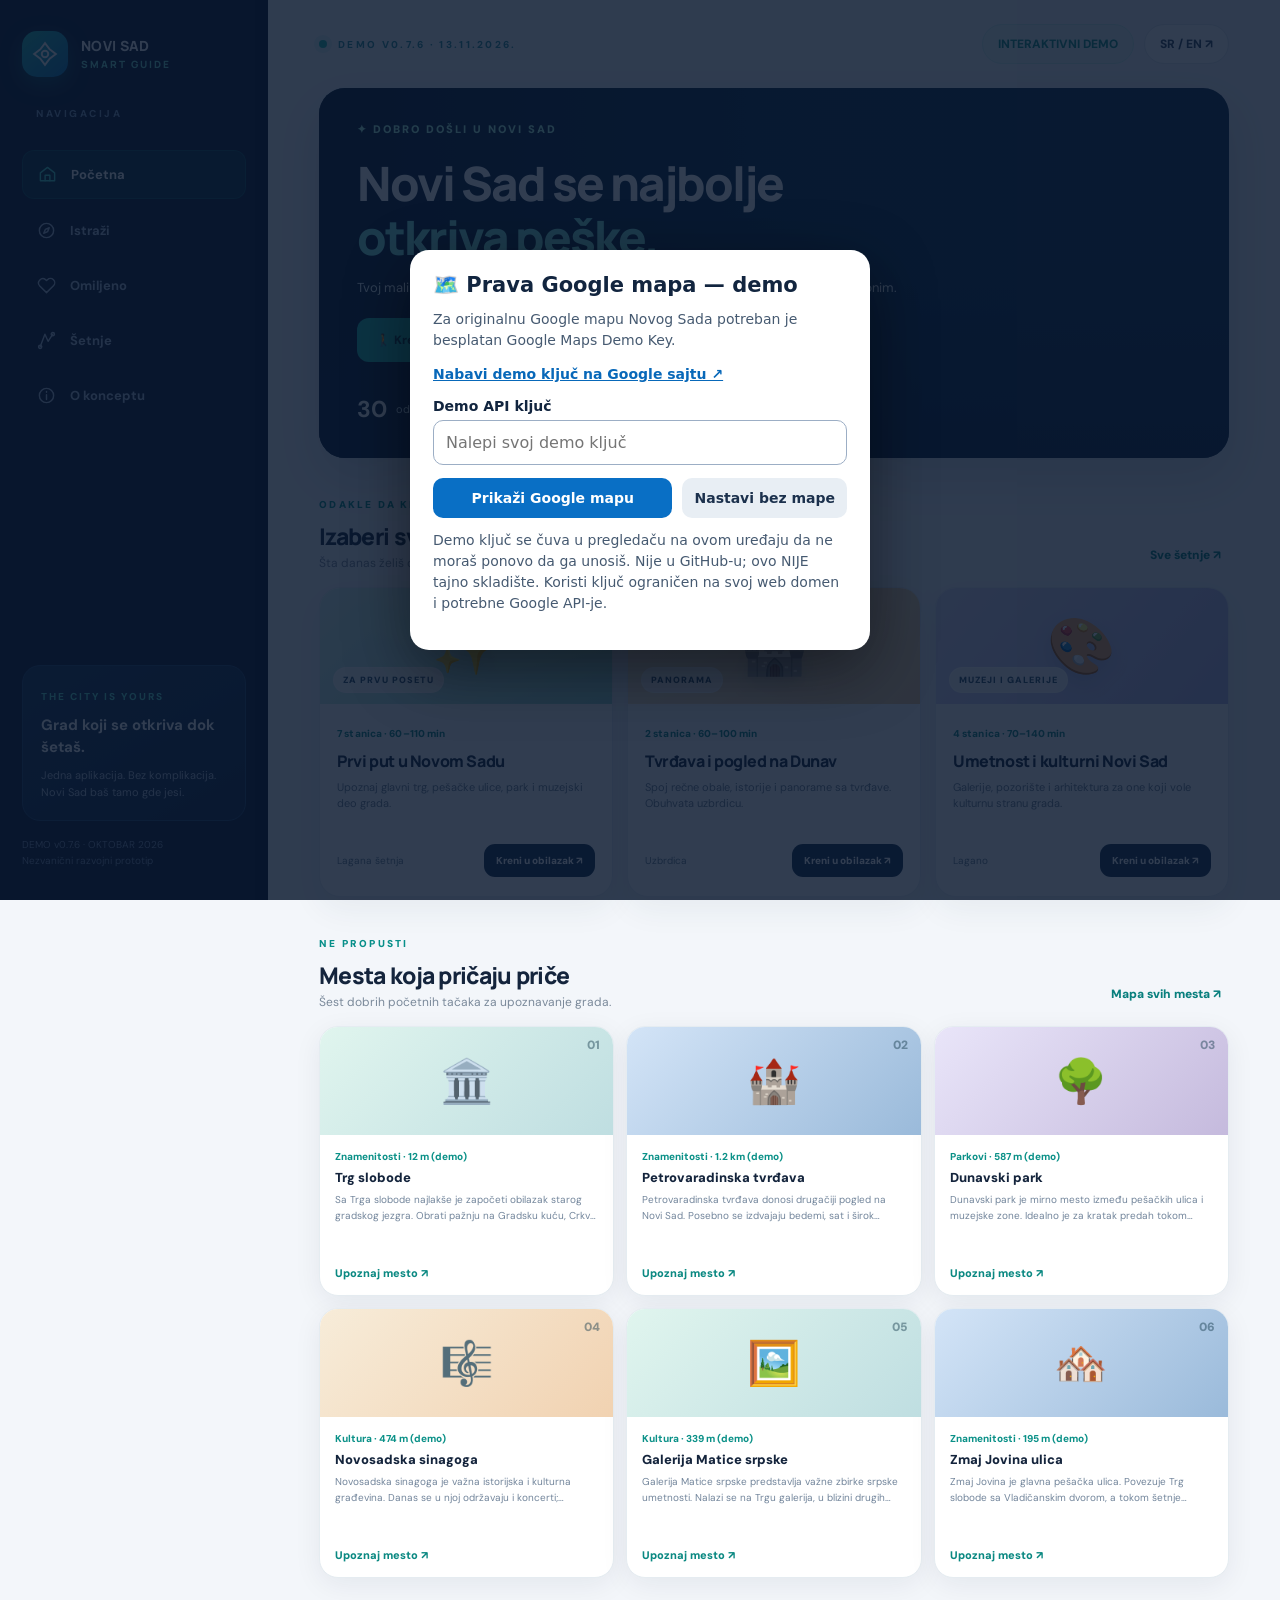
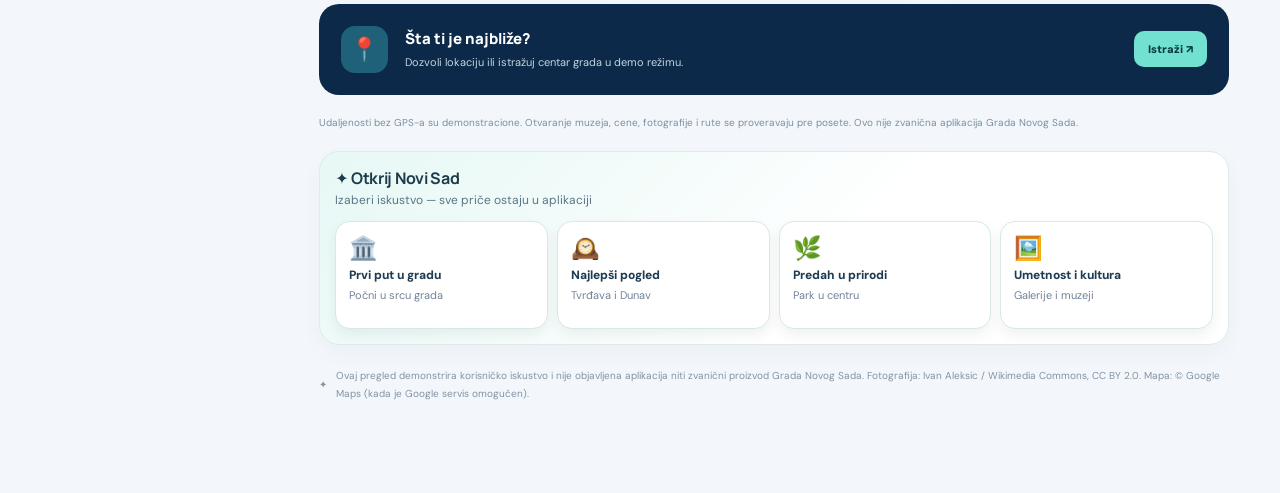
<file: preview/v076/index.html>
<!doctype html>
<html lang="sr">
<head>
  <meta charset="utf-8" />
  <meta name="viewport" content="width=device-width, initial-scale=1, viewport-fit=cover" />
  <meta name="theme-color" content="#0a1532" />
  <link rel="manifest" href="./manifest.webmanifest" />
  <link rel="apple-touch-icon" href="./icons/icon-180.png" />
  <meta name="description" content="Novi Sad Smart Guide — interaktivni koncept turističke aplikacije, oktobar 2026." />
  <title>Novi Sad Smart Guide — interaktivni prototip</title>
  <link rel="preconnect" href="https://fonts.googleapis.com" />
  <link rel="preconnect" href="https://fonts.gstatic.com" crossorigin />
  <link href="https://fonts.googleapis.com/css2?family=DM+Sans:wght@400;500;600;700;800&family=Manrope:wght@400;500;600;700;800&display=swap" rel="stylesheet" />

  <style>
    :root{--navy:#09152e;--navy2:#122849;--ink:#14243c;--muted:#627188;--line:#e8edf2;--teal:#20bfb0;--orange:#fb9869;--bg:#f3f6fa;--white:#fff;--r:19px;--shadow:0 14px 45px rgba(22,43,72,.075)}
    *{box-sizing:border-box}html,body{margin:0;min-height:100%;font-family:'DM Sans',sans-serif;color:var(--ink);background:var(--bg)}button,input{font:inherit}button{cursor:pointer}button:focus-visible,input:focus-visible{outline:3px solid #20bfb0;outline-offset:3px}a{color:inherit}h1,h2,h3,p{margin:0}.hidden{display:none!important}
    .app-shell{display:grid;grid-template-columns:268px minmax(0,1fr);min-height:100vh}
    .sidebar{background:var(--navy);color:#fff;padding:31px 22px;display:flex;flex-direction:column;gap:30px;position:sticky;top:0;height:100vh;overflow:auto}
    .brand{display:flex;align-items:center;gap:13px;text-decoration:none}.logo{width:46px;height:46px;border-radius:15px;background:linear-gradient(140deg,#25bfb3,#1179bd);display:grid;place-items:center;box-shadow:0 7px 22px #22bfb055}.logo svg{width:26px;height:26px}.brand-title{font-family:Manrope,sans-serif;font-weight:800;letter-spacing:.3px;font-size:14px;line-height:1.3}.brand-title small{font-size:10px;letter-spacing:2px;color:#73dacc;display:block;margin-top:3px}.side-label{color:#7f99bb;font-size:10px;letter-spacing:2.5px;font-weight:800;padding:0 14px}.nav{display:flex;flex-direction:column;gap:8px}.nav button{width:100%;border:0;text-align:left;background:none;color:#aec0d8;display:flex;align-items:center;gap:14px;padding:14px 15px;border-radius:12px;font-weight:700;font-size:13px}.nav button svg{width:19px;height:19px;stroke-width:1.8}.nav button:hover,.nav button.active{background:rgba(32,191,176,.15);color:#fff}.nav button.active{border:1px solid rgba(32,191,176,.2)}.nav button.active svg{color:#49ddcf}.sidebar-bottom{margin-top:auto;background:linear-gradient(150deg,#183657,#102340);border:1px solid #25466c;border-radius:18px;padding:18px}.sidebar-bottom span{color:#5de1d3;font-size:10px;letter-spacing:2px;font-weight:800}.sidebar-bottom h3{font-size:15px;line-height:1.5;margin:9px 0 8px}.sidebar-bottom p{font-size:11px;color:#b1c1d6;line-height:1.6}.side-foot{color:#7e92b0;font-size:10px;line-height:1.6;margin-top:-14px}
    .main{min-width:0;padding:24px clamp(20px,4vw,58px) 90px;max-width:1500px;width:100%;margin:auto}.top{display:flex;justify-content:space-between;align-items:center;gap:15px;margin-bottom:24px}.eyebrow{font-size:10px;font-weight:800;letter-spacing:2.3px;color:#2b8f98;text-transform:uppercase}.top-left{display:flex;align-items:center;gap:11px}.dot{width:8px;height:8px;border-radius:50%;background:#20bfae;box-shadow:0 0 0 5px #20bfb01c}.top-right{display:flex;align-items:center;gap:10px}.pill{border:1px solid #e2e8ee;background:#fff;padding:11px 15px;border-radius:100px;font-size:12px;font-weight:800;color:#32465e}.pill.soft{background:#e6f6f3;border-color:#ccf1eb;color:#138f83}.pill.click:hover{background:#edf6f6}.desktop-page-title{font-family:Manrope,sans-serif;font-size:29px;line-height:1.25;letter-spacing:-1.2px;margin-bottom:7px}.subtitle{color:var(--muted);font-size:13px;line-height:1.6}.page-head{margin:0 0 24px}
    .hero{min-height:295px;border-radius:24px;background:linear-gradient(90deg,#07152feF 2%,#0b213aca 50%,#0c244477),url('https://upload.wikimedia.org/wikipedia/commons/7/7a/Panorama_of_Novi_Sad.jpg') center 53%/cover,linear-gradient(135deg,#132d50,#247c89);position:relative;overflow:hidden;color:#fff;padding:40px 42px;box-shadow:var(--shadow);display:flex;flex-direction:column;justify-content:space-between}.hero:before{content:"";position:absolute;width:240px;height:240px;border:1px solid #ffffff25;right:-70px;top:-105px;border-radius:50%;box-shadow:0 0 0 48px #ffffff08,0 0 0 105px #ffffff08}.hero>*{position:relative}.hero-tag{display:inline-flex;align-items:center;gap:8px;border:1px solid #ffffff35;background:#ffffff14;padding:9px 12px;border-radius:100px;font-size:11px;letter-spacing:.5px;align-self:flex-start;font-weight:700}.hero h1{max-width:530px;font-family:Manrope,sans-serif;font-weight:800;letter-spacing:-1.6px;line-height:1.18;font-size:clamp(29px,3vw,46px);margin:20px 0 9px}.hero h1 em{color:#67e2d2;font-style:normal}.hero p{font-size:13px;color:#e1eaf1;line-height:1.7;max-width:520px}.hero-bottom{display:flex;gap:10px;margin-top:20px;flex-wrap:wrap}.btn{border:0;border-radius:12px;padding:13px 19px;display:inline-flex;align-items:center;justify-content:center;gap:9px;font-weight:800;font-size:12px;transition:transform .15s,background .15s}.btn:hover{transform:translateY(-1px)}.btn-primary{background:var(--teal);color:#053540}.btn-primary:hover{background:#41d2c3}.btn-ghost{background:#ffffff20;color:white;border:1px solid #ffffff40}.btn-white{background:#fff;color:#213e5b;border:1px solid var(--line)}.btn svg{width:16px;height:16px}.section-title{display:flex;align-items:center;justify-content:space-between;gap:12px;margin:30px 0 17px}.section-title h2{font-size:18px;font-family:Manrope,sans-serif;letter-spacing:-.5px}.section-title .link{border:0;background:none;color:#178d83;font-size:12px;font-weight:800}.grid-feature{display:grid;grid-template-columns:repeat(3,minmax(0,1fr));gap:14px}.feature{background:#fff;border:1px solid #eaf0f5;border-radius:17px;padding:20px;box-shadow:var(--shadow);text-align:left;min-height:174px;display:flex;flex-direction:column;align-items:flex-start;gap:13px}.feature:hover{border-color:#bde8e4;transform:translateY(-2px)}.feature-ico{width:42px;height:42px;border-radius:13px;display:grid;place-items:center;font-size:20px;background:#eaf9f5}.feature:nth-child(2) .feature-ico{background:#fff1e6}.feature:nth-child(3) .feature-ico{background:#edf2fd}.feature:nth-child(4) .feature-ico{background:#f1f0fb}.feature:nth-child(5) .feature-ico{background:#e9f4fd}.feature:nth-child(6) .feature-ico{background:#fceff3}.feature strong{font-size:13px}.feature small{color:#79899b;font-size:11px;line-height:1.5;display:block;margin-top:5px}.section-split{display:grid;grid-template-columns:minmax(0,1.58fr) minmax(260px,1fr);gap:18px}.info-banner{background:#fff;border:1px solid var(--line);border-radius:18px;padding:20px;box-shadow:var(--shadow);display:flex;gap:15px;align-items:flex-start}.info-banner .bubble{flex:0 0 42px;height:42px;border-radius:13px;background:#e8f8f4;display:grid;place-items:center;color:#188d84;font-size:20px}.info-banner strong{font-size:14px}.info-banner p{color:#6f8093;line-height:1.6;margin-top:6px;font-size:12px}.notice-orange{background:#fff4ee;border:1px solid #ffe3d0;padding:16px 18px;border-radius:16px;color:#8e4d30;font-size:12px;line-height:1.6}.prototype-note{margin-top:22px;color:#8b99a8;font-size:10px;line-height:1.7}
    .filter-bar{display:flex;gap:8px;align-items:center;flex-wrap:wrap;margin:20px 0 17px}.chip{border-radius:100px;padding:10px 14px;border:1px solid #e1e9ee;background:#fff;font-size:12px;color:#697a8e;font-weight:800}.chip.active{background:#102847;border-color:#102847;color:#fff}.map-layout{display:grid;grid-template-columns:minmax(0,1.6fr) minmax(280px,1fr);gap:16px;align-items:start}.map-wrap{position:relative;border:1px solid #dfe8ec;background:#e6f0ee;border-radius:20px;height:535px;overflow:hidden;box-shadow:var(--shadow)}#map{height:100%;width:100%;background:linear-gradient(120deg,#d7e9dc,#f0ece0)}.map-cover{position:absolute;inset:0;background:#e3eee6;overflow:hidden;display:none;align-items:center;justify-content:center}.map-cover .roads{position:absolute;inset:-20%;transform:rotate(-12deg);background:repeating-linear-gradient(0deg,transparent 0 50px,#fff 51px 63px,transparent 64px 115px),repeating-linear-gradient(90deg,transparent 0 65px,#f9fcfb 66px 79px,transparent 80px 153px)}.map-cover .river{position:absolute;inset:30% -40% 27% 6%;transform:rotate(-24deg);background:#a9d7df;border-radius:48%;box-shadow:0 0 0 15px #cae6e5}.map-cover p{position:absolute;bottom:20px;background:#ffffffe0;padding:12px;border-radius:9px;color:#476170;font-size:12px;text-align:center;max-width:260px}.map-badge{position:absolute;top:17px;left:17px;z-index:500;background:#fff;padding:11px 15px;border-radius:12px;box-shadow:0 6px 22px #0001;display:flex;align-items:center;gap:9px;font-size:11px;font-weight:800}.map-badge .pulse{width:9px;height:9px;border-radius:50%;background:#1fc2b2;box-shadow:0 0 0 5px #17b7a92a}.map-actions{position:absolute;bottom:20px;left:18px;right:18px;display:flex;gap:10px;z-index:500}.map-actions button{box-shadow:0 10px 25px #0002}.map-actions .btn{white-space:nowrap}.map-actions .btn-white{background:#fff}.map-actions .btn-primary{background:#122d50;color:#fff}.radius-select{margin-left:auto;border:1px solid var(--line);padding:10px 13px;background:#fff;border-radius:13px;color:#355063;font-weight:800;font-size:12px}.results-panel{background:#fff;border-radius:20px;padding:20px;border:1px solid var(--line);box-shadow:var(--shadow);height:535px;overflow:auto}.panel-title{display:flex;justify-content:space-between;align-items:center;margin-bottom:16px}.panel-title strong{font-size:14px}.counter{color:#0a9386;background:#e1f7f2;border-radius:100px;padding:6px 9px;font-size:11px;font-weight:800}.search{width:100%;border:1px solid #e1e9ef;background:#f7f9fb;border-radius:11px;padding:12px 13px;font-size:12px;margin-bottom:13px;outline:none}.place{display:flex;gap:12px;padding:14px 2px;border-bottom:1px solid #eef2f5;cursor:pointer;align-items:center}.place:hover .place-name{color:#0f9f95}.place:last-child{border-bottom:0}.place-icon{flex:0 0 47px;height:49px;display:grid;place-items:center;border-radius:13px;font-size:22px;background:linear-gradient(145deg,#e9f4f1,#def1ed)}.place-icon.park{background:#e9f5e7}.place-icon.culture{background:#f6edfa}.place-name{font-size:12px;font-weight:800;margin-bottom:5px}.place-sub{font-size:10px;color:#91a0ae;line-height:1.5}.place-fav{margin-left:auto;border:0;background:transparent;font-size:18px;color:#f39b6e;padding:6px}.map-pin{background:#fff;border:3px solid #1db9ac;width:36px;height:36px;border-radius:13px;display:grid;place-items:center;font-size:19px;box-shadow:0 6px 15px #122b4440}.leaflet-div-icon{background:transparent;border:0}.leaflet-popup-content-wrapper{border-radius:14px}.leaflet-popup-content{font-family:'DM Sans',sans-serif}
    .tour-hero{background:linear-gradient(135deg,#092541,#1f5d65);color:#fff;padding:24px;border-radius:20px;margin-bottom:18px}.tour-hero h2{font-family:Manrope,sans-serif;font-size:23px;margin:8px 0}.tour-hero p{font-size:12px;line-height:1.7;color:#c7dfdf}.route-steps{background:#fff;border:1px solid var(--line);border-radius:18px;padding:23px}.step{display:flex;gap:15px;padding-bottom:22px;position:relative}.step:not(:last-child):before{content:"";position:absolute;top:30px;bottom:0;width:2px;background:#d9eeeb;left:15px}.step:last-child{padding:0}.num{width:31px;height:31px;display:grid;place-items:center;border-radius:50%;color:#007c76;background:#d9f8f0;font-size:11px;font-weight:800;z-index:1;flex:0 0 31px}.step h3{font-size:13px;margin:4px 0 4px}.step p{font-size:11px;color:#7f91a0}.step button{margin-left:auto;align-self:flex-start;border:0;border-radius:9px;background:#e9f8f3;color:#168b81;font-size:11px;font-weight:800;padding:9px 11px}.empty{padding:44px 17px;text-align:center;color:#7f90a0;font-size:13px;line-height:1.7}.empty .illustration{font-size:40px;display:block;margin-bottom:12px}
    .modal-shade{position:fixed;inset:0;background:#071528ab;z-index:1500;display:flex;align-items:center;justify-content:center;padding:18px;backdrop-filter:blur(4px)}.modal{width:min(100%,500px);background:#fff;border-radius:23px;overflow:hidden;box-shadow:0 30px 100px #07152855;max-height:min(90vh,760px);overflow-y:auto}.modal-visual{height:176px;position:relative;background:linear-gradient(145deg,#102f50,#167d87);display:flex;align-items:center;justify-content:center;color:#fff}.modal-visual .large-emoji{font-size:86px;filter:drop-shadow(0 15px 20px #0003)}.modal-topper{position:absolute;top:17px;left:22px;border:1px solid #ffffff77;background:#ffffff29;border-radius:30px;padding:7px 10px;font-size:10px;font-weight:800}.modal-close{position:absolute;right:16px;top:16px;background:#ffffffde;color:#142940;border:0;border-radius:100px;width:33px;height:33px;font-weight:900;font-size:17px}.modal-body{padding:26px}.modal-body h2{font-size:23px;font-family:Manrope,sans-serif;letter-spacing:-.7px;margin:5px 0 10px}.modal-body p{font-size:13px;line-height:1.8;color:#65798b}.detail-tag{color:#189b90;font-size:10px;letter-spacing:1.5px;font-weight:800}.detail-facts{display:flex;gap:9px;flex-wrap:wrap;margin:19px 0}.detail-facts span{border:1px solid #e4ecf0;padding:9px 11px;border-radius:9px;font-size:10px;color:#577085;font-weight:700}.modal-actions{display:flex;gap:9px;flex-wrap:wrap}.modal-actions .btn{flex:1;min-width:110px}.toast{position:fixed;right:24px;bottom:24px;z-index:3000;background:#112e42;color:#fff;padding:15px 19px;border-radius:15px;max-width:390px;box-shadow:0 20px 40px #0003;font-size:12px;line-height:1.6;display:none}.toast.show{display:block}.footnote{display:flex;align-items:center;gap:9px;margin-top:22px;color:#8293a5;font-size:10px;line-height:1.8}.mobile-nav{display:none}
    @media(max-width:1100px){.app-shell{grid-template-columns:220px minmax(0,1fr)}.sidebar{padding:24px 15px}.main{padding:23px 24px 70px}.hero{min-height:265px}.grid-feature{grid-template-columns:repeat(2,minmax(0,1fr))}.map-layout{grid-template-columns:1fr}.results-panel{height:auto;max-height:410px}.map-wrap{height:420px}.section-split{grid-template-columns:1fr}}
    @media(max-width:740px){.app-shell{display:block}.sidebar{display:none}.main{padding:16px 15px 104px}.top{margin-bottom:18px}.top-right .pill.soft{display:none}.pill{padding:10px 12px}.hero{min-height:290px;border-radius:21px;padding:26px 23px}.hero h1{font-size:34px;margin:16px 0 7px}.hero p{font-size:12px}.hero-bottom .btn{padding:12px}.grid-feature{grid-template-columns:repeat(2,minmax(0,1fr));gap:10px}.feature{min-height:150px;padding:16px;gap:10px}.feature small{font-size:10px}.section-title{margin:25px 0 14px}.map-wrap{height:425px}.map-actions{flex-wrap:wrap;bottom:13px;left:10px;right:10px}.map-actions .btn{padding:11px;font-size:11px}.radius-select{font-size:11px;padding:9px}.map-badge{top:13px;left:11px}.desktop-page-title{font-size:24px}.mobile-nav{display:grid;grid-template-columns:repeat(5,1fr);position:fixed;bottom:0;left:0;right:0;z-index:1000;background:#fff;border-top:1px solid #e7edf2;padding:9px 8px calc(9px + env(safe-area-inset-bottom));box-shadow:0 -9px 30px #20355012}.mobile-nav button{display:flex;flex-direction:column;align-items:center;gap:4px;background:none;border:0;color:#8494a6;font-size:9px;font-weight:800}.mobile-nav button svg{width:21px;height:21px}.mobile-nav button.active{color:#178e88}.modal-shade{padding:10px}.modal-visual{height:155px}.modal-body{padding:21px}.toast{left:14px;bottom:90px;right:14px}.chip{font-size:11px;padding:9px 12px}}
    .map-badge{max-width:calc(100% - 85px);line-height:1.35}.map-badge span:last-child{overflow-wrap:anywhere}.map-actions{align-items:center}.map-actions button{max-width:46%;white-space:normal;text-align:center}.map-cover{z-index:2}.map-actions,.map-badge{z-index:500}
    @media(max-width:740px){.map-actions button{font-size:10px;max-width:45%;padding:10px 9px}.radius-select{margin-left:0;max-width:30%;padding:10px 6px}.map-badge{font-size:10px;max-width:75%}}
    @media(prefers-reduced-motion:reduce){*,*:before,*:after{scroll-behavior:auto!important;transition:none!important}}

    /* Modern vector map experience; attribution remains visible. */
    #map{position:absolute;inset:0;width:100%;height:100%;background:#e9f0f2}
    .maplibregl-map{font-family:'DM Sans',sans-serif}
    .maplibregl-ctrl-top-right{top:76px;right:12px}
    .maplibregl-ctrl-group{border:1px solid #e4ebed!important;border-radius:13px!important;overflow:hidden;box-shadow:0 8px 26px #10284718!important}
    .maplibregl-ctrl-attrib{background:#ffffffdd!important;font-size:10px!important;border-radius:8px 0 0 0}
    .map-style-control{position:absolute;z-index:501;top:76px;left:16px;display:flex;gap:3px;padding:5px;background:#fff;border:1px solid #e5ebef;border-radius:13px;box-shadow:0 8px 25px #10284718}
    .map-style-control button{font-size:11px;padding:9px 11px;border:0;border-radius:9px;background:transparent;color:#536c82;font-weight:800}
    .map-style-control button.active{background:#142c4d;color:#fff}
    .map-style-control button:focus-visible{outline:2px solid #20bfb0}
    .map-pin{width:39px;height:39px;border:2px solid white;border-radius:14px;background:#fff;box-shadow:0 4px 15px #132c4160;display:grid;place-items:center;font-size:19px;cursor:pointer;transition:transform .15s ease}
    .map-pin:hover{transform:translateY(-3px) scale(1.06)}
    .map-pin.park{background:#e5f6e5}.map-pin.culture{background:#f5ecfc}
    .user-position-marker{width:20px;height:20px;border-radius:50%;background:#028dc5;border:4px solid #fff;box-shadow:0 0 0 5px #018dca45,0 3px 11px #19344f55}
    .map-cover{z-index:2;background:#e5eef0}
    .map-cover .roads,.map-cover .river{display:none}
    .map-error-content{text-align:center;padding:25px 20px;max-width:320px;position:relative;z-index:2}
    .map-error-content strong{font:800 18px Manrope,sans-serif;display:block;margin-bottom:8px}
    .map-error-content p{position:static;background:none;padding:0;color:#466174;font-size:13px;margin-bottom:14px;max-width:initial}
    .map-error-content button{border:0;border-radius:12px;background:#102847;color:#fff;font-weight:800;padding:11px 15px}
    .gps-inline-status{position:absolute;bottom:82px;left:18px;right:18px;z-index:500;max-width:440px;border-radius:12px;background:#ffffffed;color:#3c6074;border:1px solid #dae7e9;padding:9px 12px;font-size:11px;font-weight:700;box-shadow:0 7px 24px #10284712}
    .gps-inline-status.error{color:#a34d37;background:#fff8f4;border-color:#f5d4c5}
    @media(max-width:740px){.map-style-control{top:72px;left:12px}.map-style-control button{padding:8px;font-size:10px}.maplibregl-ctrl-top-right{top:70px;right:9px}.gps-inline-status{bottom:83px;left:12px;right:12px;font-size:10px}.map-badge{top:13px;left:12px}}

    /* v0.3.6: visible fallback with reason, so map errors aren't blank mystery screens. */
    #mapFallback{padding:0;justify-content:stretch;align-items:stretch;background:#e5eff2}
    #mapFallback iframe{border:0;width:100%;height:100%;position:absolute;inset:0;opacity:.98}
    #mapFallback .map-error-content{position:absolute;left:12px;right:12px;top:76px;margin:auto;background:rgba(255,255,255,.96);padding:13px 16px;border:1px solid #dce8ef;box-shadow:0 8px 34px rgba(9,26,49,.17);border-radius:13px;max-width:360px}
    #mapFallback .map-error-content strong{font-size:14px;margin-bottom:5px}
    #mapFallback .map-error-content p{font-size:11px;margin-bottom:10px;line-height:1.5}
    #mapFallback .map-error-buttons{display:flex;align-items:center;justify-content:center;gap:7px;flex-wrap:wrap}
    #mapFallback .map-error-buttons button{padding:8px 10px;font-size:11px}
    #mapFallback .map-error-buttons a{font-size:11px;font-weight:800;background:#ecf5f7;padding:8px 10px;border-radius:11px;text-decoration:none;color:#123c52}
    @media(max-width:740px){#mapFallback .map-error-content{top:115px;left:8px;right:8px}}
  
/* Lightweight interactive map v0.3.6 */
.tour-raster{position:relative;overflow:hidden;user-select:none;-webkit-user-select:none;touch-action:none;overscroll-behavior:contain;cursor:grab;background:#e2eced}
.tour-raster:active{cursor:grabbing}
.raster-tiles{position:absolute;inset:0;pointer-events:none;overflow:visible;transform-origin:50% 50%;will-change:transform}
.raster-tile{position:absolute;object-fit:fill;max-width:none;user-select:none}
.raster-tiles.raster-soft{filter:saturate(.50) contrast(.96) brightness(1.05)}
.raster-overlay{position:absolute;inset:0;pointer-events:none;transform-origin:50% 50%;will-change:transform}
.raster-circle{position:absolute;transform:translate(-50%,-50%);border-radius:50%;pointer-events:none}
.raster-search-radius{border:2px dashed rgba(4,142,138,.55);background:rgba(19,191,175,.07)}
.raster-accuracy{border:1px solid rgba(35,137,207,.5);background:rgba(21,135,229,.13)}
.raster-you{position:absolute;transform:translate(-50%,-50%);width:18px;height:18px;border:3px solid #fff;border-radius:50%;background:#1688f2;box-shadow:0 0 0 7px #1d96e82b,0 2px 9px #1238}
.raster-pin{position:absolute;transform:translate(-50%,-100%);width:40px;height:40px;display:grid;place-items:center;font-size:20px;border:3px solid #fff;border-radius:13px;background:#effffb;box-shadow:0 5px 15px #052d4460;pointer-events:auto;cursor:pointer}
.raster-pin:hover{transform:translate(-50%,-105%) scale(1.08);background:#d0f7ee}
.raster-pin:focus-visible{outline:3px solid #008a82}
.raster-zoom{position:absolute;top:12px;right:12px;display:flex;flex-direction:column;z-index:6;border:1px solid #dce6eb;border-radius:12px;overflow:hidden;box-shadow:0 3px 12px #132b2833}
.raster-zoom button{width:37px;height:38px;border:0;background:#fff;color:#17334f;font-size:24px;line-height:1}
.raster-zoom button+button{border-top:1px solid #e4e8ec}
.raster-attribution{position:absolute;bottom:2px;right:7px;z-index:6;background:#ffffffe9;border-radius:5px;font-size:10px;color:#2d4556;padding:3px 5px}
.raster-attribution a{color:inherit}
@media(max-width:740px){.raster-zoom{top:8px;right:8px}.raster-pin{width:36px;height:36px;font-size:18px}}


/* v0.3.6 — refined cartography and internal route panel */
.raster-tiles.raster-modern{filter:saturate(.69) contrast(.91) brightness(1.08) hue-rotate(-4deg)}
.raster-tiles.raster-soft{filter:saturate(.26) contrast(.86) brightness(1.1)}
.map-wrap{border-radius:26px;box-shadow:0 20px 45px rgba(19,45,64,.12)}
.raster-pin{border:2px solid rgba(255,255,255,.97);background:linear-gradient(150deg,#ffffff,#e5fbf6);border-radius:16px;box-shadow:0 5px 16px rgba(10,60,80,.25),0 1px 2px rgba(0,0,0,.07);transition:transform .15s ease,box-shadow .15s ease}
.raster-pin:hover{box-shadow:0 12px 24px #0e4a6c50}
.raster-route{position:absolute;inset:0;width:100%;height:100%;pointer-events:none;overflow:visible;filter:drop-shadow(0 2px 5px #2189e855)}
.route-end-marker{position:absolute;z-index:4;transform:translate(-50%,-100%);background:#163958;border:3px solid white;border-radius:15px 15px 15px 4px;color:#fff;width:40px;height:40px;display:grid;place-items:center;font-size:24px;box-shadow:0 5px 15px #16395860}
#routePanel{position:absolute;left:14px;right:14px;top:117px;z-index:510;background:#ffffffed;backdrop-filter:blur(16px);-webkit-backdrop-filter:blur(16px);border:1px solid #d9e8ee;border-radius:19px;padding:16px;box-shadow:0 12px 35px #17354e33;max-width:450px}
.route-panel-head{display:flex;gap:12px;align-items:flex-start;justify-content:space-between}.route-panel-head strong{font:800 14px Manrope,sans-serif}.route-panel-head p{font-size:11px;color:#627c91;margin-top:4px;line-height:1.45}
.route-close{border:0;border-radius:10px;background:#e8f0f4;color:#21435a;font-size:18px;width:32px;height:32px;flex:none}
.route-stats{display:flex;gap:8px;margin-top:13px;flex-wrap:wrap}.route-stats span{background:#e7f6fc;color:#1e6589;font-weight:800;font-size:12px;padding:9px 11px;border-radius:10px}
.route-steps-preview{max-height:155px;overflow:auto;margin-top:12px;padding-left:17px;color:#49657b;font-size:11px;line-height:1.6}.route-steps-preview li{margin-bottom:5px}
.route-panel-foot{color:#667f90;font-size:10px;margin-top:9px;line-height:1.5}
.route-panel-actions{display:flex;flex-wrap:wrap;gap:7px;margin-top:11px}.route-panel-actions button,.route-panel-actions a{border:0;border-radius:10px;background:#163958;color:#fff;padding:10px 12px;font-size:11px;font-weight:800;text-decoration:none}.route-panel-actions a{background:#ebf3f6;color:#174d6b}
@media(max-width:740px){#routePanel{top:126px;left:8px;right:8px;padding:12px}.route-steps-preview{max-height:94px}.map-actions{bottom:12px;left:8px;right:8px;gap:5px}.map-actions .btn{padding:9px 11px;font-size:10px}}


/* v0.3.6 navigation: hiding instructions never deletes the route */
.route-close{font-weight:900;font-size:18px;line-height:1;transition:background .2s}
.route-close:hover{background:#d5e9f2}
.route-restore{position:absolute;z-index:510;left:16px;bottom:86px;max-width:calc(100% - 32px);border:1px solid #d5e8f0;background:#fff;border-radius:16px;padding:12px 15px;color:#163958;font-size:12px;font-weight:850;box-shadow:0 9px 30px rgba(13,56,84,.26);display:flex;align-items:center;gap:12px}
.route-restore .route-rest-arrow{font-size:17px;color:#0b8b94}
.route-end-btn{background:#edf0f2!important;color:#536474!important}
.map-poi-toggle{position:absolute;top:126px;left:16px;z-index:505;border:1px solid rgba(197,225,228,.9);border-radius:12px;background:rgba(255,255,255,.96);padding:10px 13px;box-shadow:0 8px 24px rgba(9,40,60,.14);color:#214b63;font-weight:800;font-size:11px}
.map-poi-toggle:disabled{opacity:.65;cursor:wait}
.map-poi-status{position:absolute;top:173px;left:16px;max-width:330px;z-index:505;background:#fffef3;border:1px solid #ebe0b6;border-radius:12px;padding:10px;color:#726134;font-size:11px;line-height:1.45;box-shadow:0 6px 16px #1b3e4b18}
.raster-poi{position:absolute;transform:translate(-50%,-50%);pointer-events:auto;background:#fff;border:2px solid rgba(252,254,255,.96);box-shadow:0 4px 11px #15364a35;border-radius:50%;width:31px;height:31px;display:grid;place-items:center;font-size:14px;cursor:pointer;z-index:3}
.raster-poi:hover,.raster-poi:focus-visible{outline:3px solid #21baac;transform:translate(-50%,-50%) scale(1.12)}
.poi-popup{position:absolute;z-index:512;right:12px;bottom:86px;width:min(315px,calc(100% - 24px));padding:15px 17px;border:1px solid #d9e8ef;background:#fff;border-radius:17px;box-shadow:0 15px 45px rgba(13,43,65,.28)}
.poi-popup strong{display:block;font:800 15px Manrope,sans-serif;margin:7px 28px 7px 0;line-height:1.35;color:#122e49}
.poi-popup-label{color:#078f8a;font-size:10px;font-weight:900;letter-spacing:.4px}
.poi-popup p{color:#6c7c8c;font-size:11px;line-height:1.5}
.poi-popup-x{position:absolute;right:12px;top:10px;border:0;background:#edf3f6;border-radius:9px;width:29px;height:29px;font-size:19px;color:#24475f}
.poi-popup-actions{display:flex;gap:8px;margin-top:12px;align-items:center}
.poi-popup-actions button,.poi-popup-actions a{background:#173753;color:#fff;border:0;border-radius:10px;padding:9px 12px;font-size:11px;font-weight:800;text-decoration:none}
.poi-popup-actions a{background:#eff5f5;color:#164058}
@media(min-width:900px){.map-wrap{height:585px}.results-panel{height:585px}}
@media(max-width:740px){.map-poi-toggle{top:120px;left:12px;padding:9px;font-size:10px}.map-poi-status{top:158px;left:12px;right:12px;max-width:none;font-size:10px}.route-restore{bottom:80px;left:9px}.poi-popup{bottom:87px;right:8px}.map-wrap{height:490px}}


    /* v0.4.0 navigation UI. These controls stay fixed when the map underneath rotates. */
    .raster-heading-arrow{position:absolute;top:-7px;left:50%;width:0;height:0;border-left:8px solid transparent;border-right:8px solid transparent;border-bottom:17px solid #0874cf;transform-origin:50% 100%;filter:drop-shadow(0 1px 2px #fff)}
    .heading-controls{position:absolute;top:160px;right:10px;z-index:505;display:flex;flex-direction:column;gap:7px}
    .heading-controls button{border:1px solid #d8e5eb;background:#fff;color:#163354;box-shadow:0 4px 15px #193b5130;border-radius:12px;min-width:50px;padding:9px 10px;font-size:11px;font-weight:800;display:flex;align-items:center;justify-content:center;flex-direction:column;gap:1px}
    .heading-controls button.active{background:#123958;color:#fff}
    .heading-controls .bearing-needle{display:block;font-size:19px;line-height:22px;font-weight:900;color:#dc5b4d;transform-origin:center;transition:transform .14s linear}
    .heading-controls button.active .bearing-needle{color:#59f4de}
    .heading-status{position:absolute;z-index:505;top:88px;right:13px;max-width:170px;text-align:right;background:#ffffffed;padding:6px 9px;border-radius:9px;color:#345773;font-size:10px;box-shadow:0 3px 12px #102b4918}
    .nav-hud{position:absolute;left:11px;right:11px;bottom:92px;z-index:512;display:flex;gap:11px;align-items:center;background:#0e2a48ed;color:#fff;border-radius:16px;border:1px solid #66bcda55;box-shadow:0 10px 28px #0a1b3450;padding:11px 13px;max-width:540px;backdrop-filter:blur(12px)}
    .nav-hud .nav-arrow{flex:0 0 36px;height:36px;display:grid;place-items:center;font-size:25px;color:#5de6e0;transition:transform .15s linear}
    .nav-hud strong{font-size:12px;display:block}.nav-hud small{font-size:10px;color:#d2e2ee;display:block;margin-top:3px;line-height:1.45}
    .nav-hud button{border:1px solid #d9e9f477;color:#fff;background:#ffffff19;border-radius:9px;padding:8px;font-size:11px;font-weight:800;margin-left:auto}
    .nav-live-controls{position:absolute;z-index:512;left:11px;bottom:164px;display:flex;gap:7px}
    .nav-live-controls button{border:0;background:#fff;color:#183c59;border-radius:10px;box-shadow:0 3px 17px #193b5130;padding:9px 11px;font-size:11px;font-weight:800}
    .nav-live-controls button.active{background:#0e5367;color:#fff}
    @media(max-width:740px){.heading-controls{top:172px;right:8px}.heading-controls button{min-width:45px;padding:7px 8px;font-size:10px}.heading-status{top:85px;right:8px}.nav-hud{bottom:95px;padding:9px;left:8px;right:8px}.nav-live-controls{bottom:166px;left:8px}.route-restore{bottom:176px;left:8px}.nav-hud small{font-size:9px}.map-wrap{height:550px}}

/* v0.4.0 place content, accessibility and navigation */
.nav-reroute{background:#fdf2d8!important;color:#1d3850!important;font-weight:800!important}
.nearby-title{font-size:15px;margin:18px 0 8px}
.nearby-grid{display:grid;gap:7px}
.nearby-place{display:flex;align-items:center;gap:9px;width:100%;padding:10px 12px;border:1px solid #dfebee;border-radius:12px;background:#f8fbfc;color:#18324d;text-align:left;cursor:pointer}
.nearby-place span{font-size:20px}.nearby-place strong{font-size:12px;flex:1}.nearby-place small{color:#658198}
.place-source a{color:#126f89;text-decoration:underline;font-weight:700;font-size:12px}
.detail-disclaimer{padding:9px 12px;background:#fff5e5;color:#77551c;border-radius:10px;font-size:11px;line-height:1.5}
.walk-card{border:1px solid #dae7ee;border-radius:18px;background:#fff;overflow:hidden;margin:14px 0 22px}
.walk-card-head{padding:22px;background:#102b4a;color:#fff}.walk-card-head h2{margin:10px 0;font-size:21px}.walk-card-head p{opacity:.8;font-size:12px}
.walk-card .route-steps{padding:10px 18px 17px}
@media(max-width:740px){.nav-hud{gap:6px}.nav-hud .nav-reroute{padding:6px;font-size:10px}.nav-hud strong{font-size:11px}.nav-hud .nav-arrow{flex-basis:23px}.walk-card-head{padding:16px}}
</style>
<link rel="stylesheet" href="./discovery-v050.css?v=076" />
</head>
<body>
<div class="app-shell">
  <aside class="sidebar">
    <a class="brand" href="#home" onclick="showPage('home');return false">
      <div class="logo"><svg viewBox="0 0 24 24" fill="none" stroke="white" stroke-width="1.8"><path d="M12 2 16.3 7.7 22 12l-5.7 4.3L12 22l-4.3-5.7L2 12l5.7-4.3L12 2Z"/><circle cx="12" cy="12" r="3"/></svg></div>
      <div class="brand-title">NOVI SAD<small>SMART GUIDE</small></div>
    </a>
    <div class="side-label" data-i18n="navigation">NAVIGACIJA</div>
    <nav class="nav" id="sideNav"></nav>
    <div class="sidebar-bottom"><span>THE CITY IS YOURS</span><h3 data-i18n="sideHeadline">Grad koji se otkriva dok šetaš.</h3><p data-i18n="sideText">Jedna aplikacija. Bez komplikacija. Novi Sad baš tamo gde jesi.</p></div>
    <p class="side-foot" data-i18n="prototypeFoot">DEMO v0.7.6 · Google Maps · OKTOBAR 2026<br>Nezvanični razvojni prototip</p>
  </aside>
  <main class="main">
    <header class="top"><div class="top-left"><div class="dot"></div><span class="eyebrow" data-i18n="previewLabel">DEMO v0.7.6 · 13.11.2026.</span></div><div class="top-right"><span class="pill soft" data-i18n="demoLabel">INTERAKTIVNI DEMO</span><button id="langBtn" class="pill click" onclick="toggleLang()" aria-label="Promeni jezik">SR / EN ↗</button></div></header>
    <div id="page"></div>
    <div class="footnote"><span>✦</span><span data-i18n="footer">Ovaj pregled demonstrira korisničko iskustvo i nije objavljena aplikacija niti zvanični proizvod Grada Novog Sada. Fotografija: Ivan Aleksic / Wikimedia Commons, CC BY 2.0. Mapa: © Google Maps (kada je Google servis omogućen).</span></div>
  </main>
</div>
<nav class="mobile-nav" id="mobileNav" aria-label="Glavna navigacija"></nav>
<div class="modal-shade hidden" id="modalShade" onclick="if(event.target===this) closeModal()"><div class="modal" id="modal" role="dialog" aria-modal="true" aria-labelledby="modalTitle"></div></div>
<div class="toast" id="toast" role="status" aria-live="polite"></div>
<!-- Google Maps browser SDK is loaded after a visitor enters their own test key. -->
<script>
// Upgrade bridge must stay inline: v0.6.5 workers can return stale external scripts.
if ('serviceWorker' in navigator && ['https:', 'http:'].includes(location.protocol)) {
  const wasControlled = Boolean(navigator.serviceWorker.controller);
  let reloading = false;
  navigator.serviceWorker.addEventListener('controllerchange', () => {
    if (!wasControlled || reloading) return;
    reloading = true;
    location.reload(); // Switch the whole document to the atomically installed release.
  });
  window.addEventListener('load', () => {
    navigator.serviceWorker.register('./sw.js', {updateViaCache:'none'})
      .then(registration => registration.update()).catch(() => {});
  });
}
</script>
<script src="./google-maps-config.js?v=076"></script>
<script src="./google-maps-engine.js?v=076"></script>
<script>
'use strict';
const center={lat:45.25565,lng:19.84563};
const MAP_STYLES={modern:"standard",minimal:"soft"};
const places=[
{id:'trg',sr:'Trg slobode',en:'Liberty Square',cat:'sights',emoji:'🏛️',lat:45.25562,lng:19.84548,descriptionSr:'Glavni gradski trg i odlična polazna tačka za upoznavanje centra Novog Sada.',descriptionEn:'The city’s central square and a perfect starting point for exploring Novi Sad.'},
{id:'crkva',sr:'Crkva Imena Marijinog',en:'Name of Mary Church',cat:'sights',emoji:'⛪',lat:45.255651,lng:19.845630,descriptionSr:'Prepoznatljiva neogotička crkva u samom srcu Novog Sada, na Trgu slobode.',descriptionEn:'A distinctive Gothic Revival church in the heart of Novi Sad, on Liberty Square.'},
{id:'tvrdjava',sr:'Petrovaradinska tvrđava',en:'Petrovaradin Fortress',cat:'sights',emoji:'🏰',lat:45.25236,lng:19.86089,descriptionSr:'Jedna od najpoznatijih znamenitosti grada, sa pogledom na Dunav i Novi Sad.',descriptionEn:'One of the city’s best-known landmarks, overlooking the Danube and Novi Sad.'},
{id:'dunavski',sr:'Dunavski park',en:'Danube Park',cat:'parks',emoji:'🌳',lat:45.2574,lng:19.8527,descriptionSr:'Mirna zelena oaza na nekoliko minuta od pešačke zone u centru.',descriptionEn:'A peaceful green space a short walk from the pedestrian centre.'},
{id:'muzej',sr:'Muzej Vojvodine',en:'Museum of Vojvodina',cat:'culture',emoji:'🏺',lat:45.2577,lng:19.85375,descriptionSr:'Mesto za otkrivanje kulturne i istorijske baštine Vojvodine.',descriptionEn:'Discover the culture and history of the Vojvodina region.'},
{id:'zmaj',sr:'Zmaj Jovina ulica',en:'Zmaj Jovina Street',cat:'sights',emoji:'🏘️',lat:45.25585,lng:19.8481,descriptionSr:'Jedna od najpoznatijih pešačkih ulica, sa istorijskim fasadama i gradskim ritmom.',descriptionEn:'A celebrated pedestrian street with historic facades and a lively atmosphere.'},
{id:'sinagoga',sr:'Novosadska sinagoga',en:'Novi Sad Synagogue',cat:'culture',emoji:'🎼',lat:45.2545,lng:19.8398,descriptionSr:'Upečatljiva kulturno-istorijska građevina poznata i kao koncertni prostor.',descriptionEn:'An impressive historic landmark also known as a concert venue.'},
{id:'galerija',sr:'Galerija Matice srpske',en:'Gallery of Matica Srpska',cat:'culture',emoji:'🖼️',lat:45.252601,lng:19.845808,descriptionSr:'Umetnička galerija na Trgu galerija 1, sa važnim zbirkama srpske umetnosti.',descriptionEn:'Art museum at Trg galerija 1, presenting important collections of Serbian art.',source:'https://www.digitalizacija.ns.rs/sr/institucije/galerija-matice-srpske'},
{id:'snp',sr:'Srpsko narodno pozorište',en:'Serbian National Theatre',cat:'culture',emoji:'🎭',lat:45.2550863,lng:19.8427834,descriptionSr:'Jedna od najvažnijih kulturnih institucija u Novom Sadu, na Pozorišnom trgu 1.',descriptionEn:'A landmark performing arts institution at Pozorišni trg 1.',source:'https://www.snp.org.rs/'},
{id:'dunavska',sr:'Dunavska ulica',en:'Dunavska Street',cat:'sights',emoji:'🏘️',lat:45.256231,lng:19.851065,descriptionSr:'Stara gradska pešačka ulica koja povezuje Zmaj Jovinu ulicu i Dunavski park.',descriptionEn:'Historic pedestrian street connecting Zmaj Jovina Street to Danube Park.',source:'https://novisad.travel/arhitektura-single/dunavska-ulica/'},
{id:'vladicanski',sr:'Vladičanski dvor',en:'Bishop’s Palace',cat:'sights',emoji:'🏰',lat:45.2570,lng:19.8479,descriptionSr:'Istorijska rezidencija episkopa Bačke eparhije na kraju Zmaj Jovine ulice.',descriptionEn:'Historic bishop’s residence at the end of Zmaj Jovina pedestrian street.',source:'https://novisad.rs/eng/tourism'},
{id:'gradskakuca',sr:'Gradska kuća',en:'Novi Sad City Hall',cat:'sights',emoji:'🏛️',lat:45.254809,lng:19.844404,descriptionSr:'Neorenesansno zdanje na Trgu slobode, izgrađeno krajem 19. veka.',descriptionEn:'Neo-Renaissance city hall on Liberty Square, dating to the late 19th century.',source:'https://www.digitalizacija.ns.rs/en/city-hall'},
{id:'biblioteka',sr:'Biblioteka Matice srpske',en:'Library of Matica Srpska',cat:'culture',emoji:'📚',lat:45.259269,lng:19.845276,descriptionSr:'Značajna nacionalna biblioteka na adresi Matice srpske 1.',descriptionEn:'Major research and national library at Matice srpske 1.',source:'https://www.digitalizacija.ns.rs/en/institucije/library-matica-srpska'},
{id:'beljanski',sr:'Spomen-zbirka Pavla Beljanskog',en:'Pavle Beljanski Memorial Collection',cat:'culture',emoji:'🖼️',lat:45.252778,lng:19.846111,descriptionSr:'Zbirka srpske i jugoslovenske umetnosti, Trg galerija 2.',descriptionEn:'Art collection featuring Serbian and Yugoslav painters at Trg galerija 2.',source:'https://novisad.travel/ns-price/novosadske-price-spomen-zbirka-pavla-beljanskog/'},
{id:'zmaj-spomenik',sr:'Spomenik Jovanu Jovanoviću Zmaju',en:'Jovan Jovanović Zmaj Monument',cat:'sights',emoji:'🗿',lat:45.25687,lng:19.84774,descriptionSr:'Bronzana statua pesnika Jovana Jovanovića Zmaja ispred Vladičanskog dvora.',descriptionEn:'Bronze monument to the poet Jovan Jovanović Zmaj in front of the Bishop’s Palace.',source:'https://novisad.rs/lat/figura-lekara-i-pesnika-jovana-jovanovica-zmaja'},
{id:'racija',sr:'Spomenik žrtvama racije',en:'Monument to the Victims of the Raid',cat:'culture',emoji:'🕯️',lat:45.252634,lng:19.855775,descriptionSr:'Memorijal na Keju žrtava racije posvećen stradalim sugrađanima u januaru 1942.',descriptionEn:'Memorial along the riverside to Novi Sad residents killed in January 1942.',source:'https://vojvodina.travel/atrakcije/spomenik-zrtvama-racije-novi-sad/'},
{id:'strand',sr:'Štrand',en:'Štrand Beach',cat:'parks',emoji:'🌊',lat:45.2367,lng:19.8487,descriptionSr:'Poznata gradska plaža na Dunavu i omiljeno mesto za predah.',descriptionEn:'Novi Sad’s popular city beach on the Danube.'}
];
for(const p of [{"id":"sat","sr":"Petrovaradinski sat","en":"Petrovaradin Clock Tower","cat":"sights","emoji":"🕰️","lat":45.2527,"lng":19.8614,"descriptionSr":"Poznati sat tvrđave: velika kazaljka pokazuje sate, a mala minute.","descriptionEn":"The fortress clock: large hand shows hours, small hand minutes.","source":"https://novisad.travel/atrakcije-na-tvrdavi/","approximate":true},{"id":"muzejgrada","sr":"Muzej grada Novog Sada","en":"Novi Sad City Museum","cat":"culture","emoji":"🏺","lat":45.2525,"lng":19.8617,"descriptionSr":"Muzejske postavke na tvrđavi posvećene istoriji grada.","descriptionEn":"Museum collections about the city's heritage on the fortress.","source":"https://novisad.travel/atrakcije-na-tvrdavi/","approximate":true},{"id":"podzemlje","sr":"Podzemne vojne galerije","en":"Underground Military Galleries","cat":"culture","emoji":"🔦","lat":45.2518,"lng":19.8627,"descriptionSr":"Podzemni vojni sistem tvrđave; obilazak samo uz zvanično dostupnu posetu.","descriptionEn":"Underground defence system; access only with an official visitor tour.","source":"https://novisad.travel/atrakcije-na-tvrdavi/","approximate":true},{"id":"gradic","sr":"Petrovaradinski Gradić","en":"Petrovaradin Lower Town","cat":"sights","emoji":"🏘️","lat":45.2509,"lng":19.8652,"descriptionSr":"Barokni deo Petrovaradina ispod tvrđave.","descriptionEn":"Baroque historic lower town beneath the fortress.","source":"https://novisad.travel/novi-sad-za-jedan-dan/","approximate":true},{"id":"saborna","sr":"Saborna crkva Svetog Georgija","en":"St George Orthodox Cathedral","cat":"sights","emoji":"⛪","lat":45.2573,"lng":19.8491,"descriptionSr":"Važan deo duhovne i arhitektonske baštine starog centra.","descriptionEn":"Important cathedral of the old city centre.","source":"https://vojvodina.travel/destinacije/novi-sad/","approximate":true},{"id":"almascrkva","sr":"Almaška crkva","en":"Almaš Orthodox Church","cat":"sights","emoji":"⛪","lat":45.2614,"lng":19.8533,"descriptionSr":"Prepoznatljiva crkva u istorijskom Almaškom kraju.","descriptionEn":"An iconic church in the historic Almaš quarter.","source":"https://vojvodina.travel/destinacije/novi-sad/","approximate":true},{"id":"uspenska","sr":"Uspenska crkva","en":"Church of the Dormition","cat":"sights","emoji":"⛪","lat":45.2562,"lng":19.8416,"descriptionSr":"Istorijska crkva na obodu gradskog jezgra.","descriptionEn":"Historic Orthodox church near the old town.","source":"https://vojvodina.travel/destinacije/novi-sad/","approximate":true},{"id":"almas","sr":"Almaški kraj","en":"Almaš Neighbourhood","cat":"sights","emoji":"🏠","lat":45.262,"lng":19.853,"descriptionSr":"Stari kraj Novog Sada sa karakterističnim ulicama i istorijom.","descriptionEn":"A historic Novi Sad neighbourhood with characteristic streets.","source":"https://pocetna.novisad.travel/","approximate":true},{"id":"kej","sr":"Šetalište uz Dunav","en":"Danube Riverside Promenade","cat":"parks","emoji":"🚶","lat":45.2525,"lng":19.8556,"descriptionSr":"Šetnja uz Dunav sa pogledom na tvrđavu i mostove.","descriptionEn":"A scenic Danube walk overlooking bridges and the fortress.","source":"https://pocetna.novisad.travel/","approximate":true},{"id":"ribljapijaca","sr":"Riblja pijaca","en":"Fish Market","cat":"food","emoji":"🥕","lat":45.2582,"lng":19.851,"descriptionSr":"Tradicionalna gradska pijaca; vreme rada proveri na mestu.","descriptionEn":"Traditional market; confirm opening hours before visiting.","source":"https://novisad.travel/gastronomija/","approximate":true},{"id":"mostslobode","sr":"Most slobode","en":"Freedom Bridge","cat":"sights","emoji":"🌉","lat":45.2348,"lng":19.8487,"descriptionSr":"Gradski orijentir na Dunavu; posmatraj sa bezbedne obale.","descriptionEn":"A Danube landmark best viewed from safe public paths.","source":"https://pocetna.novisad.travel/","approximate":true},{"id":"futoskipark","sr":"Futoški park","en":"Futoški Park","cat":"parks","emoji":"🌲","lat":45.2513,"lng":19.8265,"descriptionSr":"Zeleni prostor za predah i laganu šetnju.","descriptionEn":"Leafy park for an easy stroll.","source":"https://novisad.travel/","approximate":true},{"id":"limanskipark","sr":"Limanski park","en":"Liman Park","cat":"parks","emoji":"🌳","lat":45.2416,"lng":19.8393,"descriptionSr":"Prostran gradski park za šetnju i odmor.","descriptionEn":"Spacious urban park for relaxing.","source":"https://novisad.travel/","approximate":true}]){if(!places.some(x=>x.id===p.id))places.push(p);}
const TXT={
 sr:{navigation:'NAVIGACIJA',home:'Početna',explore:'Istraži',saved:'Omiljeno',tours:'Šetnje',about:'O konceptu',previewLabel:'DEMO v0.7.6 · 13.11.2026.',demoLabel:'INTERAKTIVNI DEMO',sideHeadline:'Grad koji se otkriva dok šetaš.',sideText:'Jedna aplikacija. Bez komplikacija. Novi Sad baš tamo gde jesi.',prototypeFoot:'DEMO v0.7.6 · OKTOBAR 2026<br>Nezvanični razvojni prototip',footer:'Ovaj pregled demonstrira korisničko iskustvo i nije objavljena aplikacija niti zvanični proizvod Grada Novog Sada. Fotografija: Ivan Aleksic / Wikimedia Commons, CC BY 2.0. Mapa: © Google Maps (kada je Google servis omogućen).',welcome:'DOBRO DOŠLI U NOVI SAD',hero:'Tvoj grad. <em>Tvoje otkriće.</em>',heroSub:'Otkrij znamenitosti, pronađi put i upoznaj Novi Sad u svom ritmu — sve na jednom mestu.',exploreBtn:'Istraži u blizini',whereBtn:'Gde sam?',quick:'Šta želiš da radiš?',seeAll:'Otvori mapu ↗',featNearby:'Istraži okolinu',featNearbyD:'Zanimljiva mesta u tvojoj blizini.',featRoute:'Odvedi me',featRouteD:'Jednostavno do odabrane lokacije.',featPlaces:'Znamenitosti',featPlacesD:'Priče i mesta koja vredi upoznati.',featFood:'Hrana i piće',featFoodD:'Lokalni ukusi i preporuke.',featEvents:'Događaji',featEventsD:'Aktuelna dešavanja u gradu.',featTours:'Gradske šetnje',featToursD:'Istraži grad korak po korak.',howWorks:'Kako će ovo raditi?',howText:'Turista ulazi u zonu zanimljive lokacije, dobija diskretno obaveštenje i bira da pročita priču ili pokrene navigaciju. Ovo je pregled koncepta; obaveštenja u pozadini razvijaju se u mobilnoj verziji.',demoNotice:'Ovo je razvojni demo: turistički vodič ima ograničen izbor lokacija, a dodatni lokali zavise od Google Places servisa kada je posebno omogućen. Postoji čitanje turističkih priča naglas u pregledaču; obaveštenja u pozadini, offline navigacija i administracija još nisu gotovi.',findTitle:'Šta je u tvojoj blizini?',findSub:'Istraži lokacije na mapi, filtriraj i otvori detalje.',all:'Sve',sights:'Znamenitosti',parks:'Parkovi',culture:'Kultura',food:'Hrana',events:'Događaji',around:'Prikaz: centar Novog Sada',mapGps:'Moja lokacija',notify:'Primer obaveštenja',rad:'Radijus',results:'Lokacije',search:'Pretraži lokacije…',metres:'od centra (demo)',details:'Detalji lokacije',walk:'Pešačka ruta',favourite:'Sačuvaj',removeFav:'Ukloni',demoGps:'Prikaz demo centra; za tvoju lokaciju odobri GPS dozvolu.',gpsDone:'Lokacija je očitana. Prikazujemo mesta oko tebe.',gpsNo:'GPS nije dostupan. Prikazujemo centar Novog Sada kao primer.',notiTitle:'Pametno obaveštenje — demonstracija',notiText:'Nalaziš se blizu Crkve Imena Marijinog. Otvori detalje ili izaberi navigaciju.',routeInfo:'Računamo pešačku rutu unutar aplikacije…',savedTitle:'Tvoja omiljena mesta',savedSub:'Sačuvane lokacije ostaju na ovom uređaju.',savedEmpty:'Još nema sačuvanih lokacija. Otvori mapu i dodirni ♡ da dodaš mesto.',toursTitle:'Predložene šetnje',toursSub:'Primeri tura koje će biti dostupne u aplikaciji.',tourLabel:'ISTRAŽI GRAD',tourName:'Centar Novog Sada',tourText:'Kratka demonstraciona šetnja kroz srce grada. Redosled stanica je primer, a ne izračunata putanja.',tourStop:'Otvori',aboutTitle:'O projektu',aboutSub:'Prvi pogled na ideju Novi Sad Smart Guide.',aboutCopy:'Novi Sad Smart Guide je zamišljen kao lokacijski svestan turistički vodič. Fokus je na jednostavnoj mapi, sadržaju u blizini, pametnim obaveštenjima, navigaciji i povratku do sačuvane baze.',roadmap:'Šta je sledeće?',roadmapDesc:'Android aplikacija sa GPS-om i geofencing testiranjem, backend i admin panel, sadržaj, offline mapa i iOS.',baseSave:'Sačuvaj ovu lokaciju kao My Base',baseSaved:'Baza je sačuvana na ovom uređaju.',baseNo:'Najpre dozvoli GPS ili izaberi demonstracioni centar.',takeBack:'Vrati me na bazu',baseMissing:'Nema sačuvane baze. Prvo je sačuvaj na mapi.',noResult:'Nema lokacija za izabrani filter.',licence:'Fotografija: Ivan Aleksic / Wikimedia Commons (CC BY 2.0).'},
 en:{navigation:'NAVIGATION',home:'Home',explore:'Explore',saved:'Saved',tours:'Walks',about:'About',previewLabel:'DEMO v0.7.6 · NOV 13, 2026',demoLabel:'INTERACTIVE DEMO',sideHeadline:'The city reveals itself as you walk.',sideText:'One app. No hassle. Discover Novi Sad wherever you are.',prototypeFoot:'DEMO v0.7.6 · OCTOBER 2026<br>Unofficial development prototype',footer:'This preview illustrates the user experience. It is not a published app or an official product of the City of Novi Sad. Photo: Ivan Aleksic / Wikimedia Commons, CC BY 2.0. Map: © Google Maps (when enabled).',welcome:'WELCOME TO NOVI SAD',hero:'Your city. <em>Your discovery.</em>',heroSub:'Discover landmarks, find your way and explore Novi Sad at your own pace — all in one place.',exploreBtn:'Explore nearby',whereBtn:'Where am I?',quick:'What would you like to do?',seeAll:'Open map ↗',featNearby:'Explore nearby',featNearbyD:'Interesting places around you.',featRoute:'Take me there',featRouteD:'Find your way to a destination.',featPlaces:'Places to see',featPlacesD:'Stories and sights worth discovering.',featFood:'Food & drink',featFoodD:'Local flavours and recommendations.',featEvents:'Events',featEventsD:'What is happening around the city.',featTours:'Walks & tours',featToursD:'Discover the city step by step.',howWorks:'How will it work?',howText:'As visitors approach a landmark, they receive a discreet notification and can read the story or start navigation. This is a concept preview; background notifications will be built in the native app.',demoNotice:'Development demo: the tourist guide has a limited curated list, and nearby businesses require separately enabled Google Places. In-browser text-to-speech is available for landmark stories; background GPS alerts, offline routing and administration are not complete.',findTitle:'What is near you?',findSub:'Explore places on the map, filter and open details.',all:'All',sights:'Landmarks',parks:'Parks',culture:'Culture',food:'Food',events:'Events',around:'Showing: Novi Sad centre',mapGps:'My location',notify:'Preview notification',rad:'Radius',results:'Places',search:'Search places…',metres:'from demo centre',details:'Place details',walk:'Walking directions',favourite:'Save',removeFav:'Remove',demoGps:'Showing demo centre; grant GPS permission to use your location.',gpsDone:'Your location was found. Showing places around you.',gpsNo:'GPS unavailable. Using Novi Sad centre for demo.',notiTitle:'Smart location alert — demonstration',notiText:'You are near the Name of Mary Church. Open details or choose navigation.',routeInfo:'Calculating a walking route inside the app…',savedTitle:'Your saved places',savedSub:'Saved places stay on this device.',savedEmpty:'Nothing saved yet. Open the map and tap ♡ to save a place.',toursTitle:'Suggested city walks',toursSub:'Examples of tours planned for the app.',tourLabel:'EXPLORE THE CITY',tourName:'Central Novi Sad',tourText:'A sample walk through the heart of the city. Stop order is illustrative, not a calculated route.',tourStop:'Open',aboutTitle:'About the project',aboutSub:'A first look at the Novi Sad Smart Guide concept.',aboutCopy:'Novi Sad Smart Guide is planned as a location-aware city companion. It focuses on nearby content, smart alerts, directions, and an easy way back to a saved place.',roadmap:'What comes next?',roadmapDesc:'Android GPS and geofencing, backend and admin panel, curated content, offline maps and iOS.',baseSave:'Save this position as My Base',baseSaved:'Your base was saved on this device.',baseNo:'First allow GPS access or use the demonstration centre.',takeBack:'Take me back to My Base',baseMissing:'No base saved yet. Save your position first.',noResult:'No places in this filter.',licence:'Photo: Ivan Aleksic / Wikimedia Commons (CC BY 2.0).'}
};
const icons={home:'<path d="m3 10 9-7 9 7v10H3z"/><path d="M9 20v-7h6v7"/>',explore:'<circle cx="12" cy="12" r="9"/><path d="m15.5 8.5-2.1 4.9-4.9 2.1 2.1-4.9z"/>',saved:'<path d="M20.8 4.6a5.4 5.4 0 0 0-7.6 0L12 5.8l-1.2-1.2a5.4 5.4 0 0 0-7.6 7.6L12 21l8.8-8.8a5.4 5.4 0 0 0 0-7.6Z"/>',tours:'<path d="M4 20 10 4l4 9 6-9"/><circle cx="4" cy="20" r="2"/><circle cx="20" cy="4" r="2"/>',about:'<circle cx="12" cy="12" r="9"/><path d="M12 11v6m0-10v1"/>'};
const svg=i=>`<svg viewBox="0 0 24 24" fill="none" stroke="currentColor" stroke-linecap="round" stroke-linejoin="round" stroke-width="1.8" aria-hidden="true">${icons[i]}</svg>`;
let state={poiList:[],poiLastFetchAt:0,poiLoading:false,poiConsent:false,poiConsentDeclined:false,poiSelected:null,routePanelHTML:"",routeRequestSeq:0,activeRoute:null,offRouteSince:0,liveWatchId:null,navWatchId:null,followMode:false,heading:null,headingSource:null,compassEnabled:false,lastAlertId:null,lastAlertAt:0,page:'home',lang:'sr',cat:'all',radius:3000,nearbyOnly:false,position:center,map:null,mapStyle:'modern',mapLoaded:false,markers:[],selfMarker:null,locationAccuracy:null,favorites:new Set(),base:null,search:'',fromGps:false};
try{const storedLang=localStorage.getItem('nssg-lang');state.poiConsent=localStorage.getItem('nssg-poi-consent')==='yes';if(storedLang==='sr'||storedLang==='en')state.lang=storedLang;const storedMap=localStorage.getItem('nssg-mapstyle');if(storedMap in MAP_STYLES)state.mapStyle=storedMap;state.favorites=new Set(JSON.parse(localStorage.getItem('nssg-favs')||'[]'));const b=JSON.parse(localStorage.getItem('nssg-base')||'null');if(b&&typeof b.lat==='number'&&typeof b.lng==='number')state.base=b;}catch(e){}
const t=k=>TXT[state.lang][k]||k; const name=p=>p[state.lang];const desc=p=>p['description'+(state.lang==='sr'?'Sr':'En')];
function numDistance(p){const R=6371000;const rad=d=>d*Math.PI/180;const dLat=rad(p.lat-state.position.lat),dLon=rad(p.lng-state.position.lng),la1=rad(state.position.lat),la2=rad(p.lat);const a=Math.sin(dLat/2)**2+Math.cos(la1)*Math.cos(la2)*Math.sin(dLon/2)**2;return Math.round(2*R*Math.asin(Math.sqrt(a)));}
function distStr(p){
 const isLocalPoi=Boolean(p.googlePlaces||p.osmType);
 const d=isLocalPoi?Math.round(googlePoiDistance(p)):numDistance(p);
 const distance=d<1000?`${d} m`:`${(d/1000).toFixed(1)} km`;
 if(isLocalPoi)return distance+(state.poiQueryCenter&&state.poiQueryOrigin!=='gps'
   ?(state.lang==='sr'?' od izabranog dela grada':' from selected area'):'');
 return state.fromGps?distance:distance+' (demo)';
}
function filtered(){const q=state.search.trim().toLocaleLowerCase();return places.filter(p=>(state.cat==='all'||p.cat===state.cat)&&(!state.nearbyOnly||numDistance(p)<=state.radius)&&(!q||name(p).toLocaleLowerCase().includes(q)||desc(p).toLocaleLowerCase().includes(q))).sort((a,b)=>numDistance(a)-numDistance(b));}
function renderNav(){const pages=['home','explore','saved','tours','about'];const html=mobile=>pages.map(p=>`<button type="button" class="${state.page===p?'active':''}" onclick="showPage('${p}')" aria-label="${t(p)}">${svg(p)}<span>${t(p)}</span></button>`).join('');document.getElementById('sideNav').innerHTML=html(false);document.getElementById('mobileNav').innerHTML=html(true);}
function translatePage(){document.querySelectorAll('[data-i18n]').forEach(el=>{const value=t(el.dataset.i18n);if(el.dataset.i18n==='prototypeFoot')el.innerHTML=value;else el.textContent=value;});document.documentElement.lang=state.lang;}
function render(){if(state.map){state.map.remove();state.map=null;state.mapLoaded=false;state.markers=[];state.selfMarker=null;}renderNav();translatePage();const el=document.getElementById('page');if(state.page==='home')home(el);if(state.page==='explore')explore(el);if(state.page==='saved')saved(el);if(state.page==='tours')tours(el);if(state.page==='about')about(el);window.NSSG_TOUR_SESSION?.onPage();}
function showPage(page){if(state.map){state.map.remove();state.map=null;state.mapLoaded=false;state.markers=[];state.selfMarker=null;}state.page=page;state.search='';render();window.scrollTo({top:0,behavior:'smooth'});}
function toggleLang(){state.lang=state.lang==='sr'?'en':'sr';try{localStorage.setItem('nssg-lang',state.lang)}catch(e){}render();}
function home(el){const features=[['explore','🧭','featNearby','featNearbyD'],['explore','↗️','featRoute','featRouteD'],['explore','🏛️','featPlaces','featPlacesD'],['explore','🍽️','featFood','featFoodD'],['explore','📅','featEvents','featEventsD'],['tours','🚶','featTours','featToursD']];el.innerHTML=`<section class="hero"><div class="hero-tag">✦ ${t('welcome')}</div><div><h1>${t('hero')}</h1><p>${t('heroSub')}</p><div class="hero-bottom"><button class="btn btn-primary" onclick="showPage('explore')">🧭 ${t('exploreBtn')} →</button><button class="btn btn-ghost" onclick="showPage('explore');setTimeout(gps,200)">◎ ${t('whereBtn')}</button><button class="btn btn-white" onclick="takeBack()">↩ ${t('takeBack')}</button></div></div></section><div class="section-title"><h2>${t('quick')}</h2><button class="link" onclick="showPage('explore')">${t('seeAll')}</button></div><section class="grid-feature">${features.map(x=>`<button class="feature" onclick="${x[2]==='featEvents'?"showUnavailable('events')":x[2]==='featFood'?"setCat('food')":`showPage('${x[0]}')`}"><span class="feature-ico">${x[1]}</span><div><strong>${t(x[2])}</strong><small>${t(x[3])}</small></div></button>`).join('')}</section><div class="section-title"><h2>${t('howWorks')}</h2></div><div class="info-banner"><div class="bubble">📍</div><div><strong>${state.lang==='sr'?'Smart Location Notifications':'Smart Location Notifications'}</strong><p>${t('howText')}</p><button class="link" style="margin-top:11px;padding:0" onclick="showPage('explore');setTimeout(previewNotification,300)">${t('notify')} ↗</button></div></div><p class="prototype-note">${t('demoNotice')}</p>`;}
function explore(el){el.innerHTML=`<div class="page-head"><h1 class="desktop-page-title">${t('findTitle')}</h1><p class="subtitle">${t('findSub')}</p></div><div class="filter-bar">${['all','sights','parks','culture','food','events'].map(cat=>`<button class="chip ${state.cat===cat?'active':''}" onclick="setCat('${cat}')">${cat==='sights'?'🏛️ ':cat==='parks'?'🌿 ':cat==='culture'?'🎭 ':cat==='food'?'🍴 ':cat==='events'?'📅 ':''}${t(cat)}</button>`).join('')}</div><div class="map-layout"><div class="map-wrap"><div id="map"></div><div class="heading-controls"><button id="northBtn" type="button" onclick="resetNorth()" aria-label="Postavi sever gore"><span id="northNeedle" class="bearing-needle">▲</span>N</button><button id="compassBtn" type="button" onclick="enableCompass()" aria-label="Uključi smer telefona">🧭<span id="compassLabel">Kompas</span></button></div><div id="headingStatus" class="heading-status">Sever je gore · smer telefona nije poznat</div><div id="navLiveControls" class="nav-live-controls hidden"><button id="trackBtn" type="button" onclick="toggleRouteTracking()">◎ Prati me tokom šetnje</button><button id="followBtn" type="button" onclick="recenterDuringRoute()">⌖ Prati na mapi</button></div><div id="navHud" class="nav-hud hidden" role="status" aria-live="off"><span class="nav-arrow" id="navArrow">↑</span><span><strong id="navHeadline">Rute</strong><small id="navDetail"></small></span><button type="button" class="nav-reroute hidden" id="navReroute" onclick="requestReroute()">↻ Nova ruta</button><button type="button" onclick="restoreRoutePanel()" aria-label="Detalji rute">Detalji</button></div><section id="routePanel" class="hidden" role="region" aria-live="polite" aria-label="Pešačka ruta"></section><button type="button" id="routeRestore" class="route-restore hidden" onclick="restoreRoutePanel()" aria-label="Prikaži uputstva rute">🧭 <span id="routeRestoreLabel">Prikaži uputstva</span> <span class="route-rest-arrow">⌃</span></button><div id="poiPopup" class="poi-popup hidden" role="region" aria-label="Informacije o lokalu"></div><div id="mapFallback" class="map-cover" role="status"><div class="map-error-content"><strong>🗺️ ${state.lang==='sr'?'Rezervni prikaz mape':'Map backup view'}</strong><p id="mapErrorDetail">${state.lang==='sr'?'Proveravamo mapu…':'Checking the map…'}</p><div class="map-error-buttons"><button onclick="retryMap()">↻ ${state.lang==='sr'?'Ponovo učitaj':'Retry'}</button><a href="https://www.google.com/maps/@45.25565,19.84563,14z" target="_blank" rel="noopener noreferrer">${state.lang==='sr'?'Otvori Google Maps':'Open Google Maps'} ↗</a></div></div></div><div class="map-badge"><span class="pulse"></span><span id="positionMode">${positionStatus()}</span></div><div class="map-style-control" role="group" aria-label="Stil mape"><button id="styleModern" onclick="changeMapStyle('modern')" class="${state.mapStyle==='modern'?'active':''}">${state.lang==='sr'?'✦ Moderna':'✦ Modern'}</button><button id="styleMinimal" onclick="changeMapStyle('minimal')" class="${state.mapStyle==='minimal'?'active':''}">${state.lang==='sr'?'Minimalna':'Minimal'}</button></div><button id="poiToggle" type="button" class="map-poi-toggle" onclick="loadNearbyPois()">☕ ${state.lang==='sr'?'Lokali na mapi':'Nearby businesses'}</button><div id="poiLoadInfo" class="map-poi-status hidden" role="status"></div><div id="gpsAccuracy" class="gps-inline-status" style="display:none" role="status"></div><div class="map-actions"><button class="btn btn-white" onclick="gps()">◎ ${t('mapGps')}</button><button class="btn btn-primary" id="liveRadarButton" onclick="toggleLiveRadar()">${state.liveWatchId===null?'◎ '+(state.lang==='sr'?'Radar uživo':'Live radar'):'■ '+(state.lang==='sr'?'Zaustavi radar':'Stop radar')}</button><select class="radius-select" onchange="setRadius(this.value)" aria-label="Radius">${[200,500,1000,3000,5000,10000].map(r=>`<option value="${r}" ${r===state.radius?'selected':''}>${r>=1000?r/1000+' km':r+' m'}</option>`).join('')}</select></div></div><aside class="results-panel"><div class="panel-title"><strong>${t('results')}</strong><span class="counter" id="resultCount"></span></div><input class="search" id="placeSearch" placeholder="${t('search')}" autocomplete="off" value="" aria-label="${t('search')}"/><div id="results"></div><div class="notice-orange" style="margin-top:16px">${t('demoNotice')}<div style="margin-top:8px"><button class="link" onclick="previewNotification()" style="background:none;border:0;text-decoration:underline;cursor:pointer;font-weight:700">${state.lang==='sr'?'Pogledaj simulaciju obaveštenja':'View notification simulation'}</button></div></div><button class="btn btn-white" style="width:100%;margin-top:12px" onclick="saveBase()">📍 ${t('baseSave')}</button><button class="btn btn-white" style="width:100%;margin-top:9px" onclick="takeBack()">↩ ${t('takeBack')}</button><button class="btn btn-white" style="width:100%;margin-top:9px" onclick="clearBase()">✕ ${state.lang==='sr'?'Obriši My Base':'Clear My Base'}</button></aside></div>`;document.getElementById('placeSearch').addEventListener('input',e=>{state.search=e.target.value;updateResults()});initMap();updateResults();}
function setCat(cat){
 state.cat=cat;showPage('explore');
 // Load user-selected categories from OSM only after consent; never send their map position silently.
 if((cat==='food'||cat==='culture') && !state.poiList.length && !state.poiConsentDeclined) {
   setTimeout(()=>{if(state.page==='explore')loadNearbyPois();},100);
 }
}
function setNearbyOnly(enabled){state.nearbyOnly=Boolean(enabled);updateResults();updateMarkers();}
function setRadius(value){const n=Number(value);if(!Number.isFinite(n)||n<200||n>10000)return;state.radius=n;state.nearbyOnly=true;updateResults();updateMarkers();window.syncNearbyUI?.();}
function googlePoiDistance(p){
 const start=state.poiQueryCenter||(p.googlePlaces&&state.googlePlacesCenter?state.googlePlacesCenter:state.position);
 const R=6371000,rad=x=>x*Math.PI/180;
 const a=Math.sin(rad(p.lat-start.lat)/2)**2+Math.cos(rad(start.lat))*Math.cos(rad(p.lat))*Math.sin(rad(p.lng-start.lng)/2)**2;
 return 2*R*Math.asin(Math.min(1,Math.sqrt(a)));
}
function filteredPois(){
 const query=state.search.toLocaleLowerCase();
 return state.poiList.filter(p=>(state.cat==='all'||p.category.cat===state.cat)
  && googlePoiDistance(p)<=state.radius && p.label.toLocaleLowerCase().includes(query))
  .sort((a,b)=>googlePoiDistance(a)-googlePoiDistance(b));
}
function updateResults(){
 const els=filtered(),osm=filteredPois(),root=document.getElementById('results');if(!root)return;
 document.getElementById('resultCount').textContent=els.length+osm.length;
 const main=els.map(p=>`<div class="place"><div class="place-icon ${p.cat==='parks'?'park':p.cat==='culture'?'culture':''}" onclick="openPlace('${p.id}')">${p.emoji}</div><div style="min-width:0;flex:1" onclick="openPlace('${p.id}')"><div class="place-name">${name(p)}</div><div class="place-sub">${distStr(p)} · ${t(p.cat)}</div></div><button class="place-fav" aria-label="Favorite ${name(p)}" onclick="toggleFav('${p.id}')">${state.favorites.has(p.id)?'♥':'♡'}</button></div>`).join('');
 const others=osm.map(p=>`<button type="button" class="place osm-list-row" data-osm-id="${escapeHTML(p.id)}"><span class="place-icon">${p.emoji}</span><span style="min-width:0;flex:1;text-align:left"><span class="place-name">${escapeHTML(p.label)}</span><span class="place-sub">${distStr(p)} · ${escapeHTML(p.category.label)} · ${p.googlePlaces?'Google Places':'OSM'}</span></span><span class="poi-chevron">↗</span></button>`).join('');
 const hint=state.cat==='food'&&!osm.length?`<div class="poi-empty-hint">${state.lang==='sr'?'Nema učitanih lokala. Klikni „Prikaži lokale“ za Google Places pretragu kada je omogućena.':'No nearby businesses loaded. Tap Show businesses to query Google Places when enabled.'}<button type="button" class="btn btn-white" onclick="loadNearbyPois()">${state.lang==='sr'?'Prikaži lokale':'Show businesses'}</button></div>`:'';
 root.innerHTML=(main+others+hint)||(state.nearbyOnly
 ? `<div class="empty">${state.lang==='sr'?'Nema mesta u izabranom radijusu. Znamenitosti su dostupne u pregledu celog grada.':'No places in this radius. City landmarks are still available.'}<button type="button" class="btn btn-white" onclick="setNearbyOnly(false)" style="margin-top:12px">${state.lang==='sr'?'Prikaži ceo grad':'Show whole city'}</button></div>`
 : `<div class="empty">${t('noResult')}</div>`);
 root.querySelectorAll('[data-osm-id]').forEach(el=>el.addEventListener('click',()=>openPoiPopup(el.dataset.osmId)));
 updateMarkers();
}
// v0.3.6: map uses bundled map-engine.js, not an external CDN library.
function showMapError(reason){
  const fb=document.getElementById('mapFallback');if(!fb)return;
  fb.style.display='flex';
  const msg=document.getElementById('mapErrorDetail');
  if(msg)msg.textContent=state.lang==='sr'
   ? 'Google mapa nije dostupna. Proveri API ključ, billing, dozvoljeni domen i mrežu.'
   : 'Google Maps is unavailable. Check the API key, billing, allowed domain and internet connection.';
}
function retryMap(){
  const fb=document.getElementById('mapFallback');if(fb)fb.style.display='none';
  if(state.map){state.map.remove();state.map=null;state.mapLoaded=false;}
  initMap();
}
let mapRequestId=0;
async function initMap(){
 const host=document.getElementById('map');if(!host)return;
 const req=++mapRequestId;
 try{
   if(!window.NSSG_GOOGLE_ENGINE)throw Error('google-engine-not-loaded');
   await window.NSSG_GOOGLE_ENGINE.loadGoogle();
   if(req!==mapRequestId||!host.isConnected)return;
   const map=new window.NSSG_GOOGLE_ENGINE.GoogleTourMap(host,{
     lat:state.position.lat,lng:state.position.lng,zoom:14,
     onUserGesture:()=>{state.followMode=false;refreshHeadingControls();updateNavigationHUD();},
     onStatus:status=>{
       if(state.map!==map)return;
       if(status==='ready'){
         state.mapLoaded=true;
         const fb=document.getElementById('mapFallback');if(fb)fb.style.display='none';
       }
     }
   });
   state.map=map;updateMarkers();map.setPois(filteredPois());
   map.setHeading(state.heading);refreshHeadingControls();updateNavigationHUD();
   if(state.activeRoute&&state.activeRoute.coords?.length){
     map.setRoute(state.activeRoute.coords,state.activeRoute.destination);hideRoutePanel();
   }
   window.NSSG_TOUR_SESSION?.onMapReady();
 }catch(error){
   console.warn('Google Maps not ready',error?.message||error);
   if(req===mapRequestId&&host.isConnected)showMapError('google');
 }
}
function changeMapStyle(style){
  if(!(style in MAP_STYLES)||style===state.mapStyle)return;
  state.mapStyle=style;try{localStorage.setItem('nssg-mapstyle',style)}catch(e){}
  document.getElementById('styleModern')?.classList.toggle('active',style==='modern');
  document.getElementById('styleMinimal')?.classList.toggle('active',style==='minimal');
  if(state.map)state.map.setStyle(style);
}
function updateMapPosition(){
  if(!state.map)return;
  state.map.setPosition(state.fromGps?state.position:null,state.fromGps?state.locationAccuracy:null,state.nearbyOnly?state.radius:null);
}
function updateMarkers(){
  if(!state.map)return;
  updateMapPosition();
  state.map.setPlaces(filtered().map(p=>({lat:p.lat,lng:p.lng,emoji:p.emoji,label:name(p),click:()=>openPlace(p.id)})));state.map.setPois(filteredPois());
}
function positionStatus(){return state.fromGps?(state.lang==='sr'?'Lokacija uređaja':'Device location'):(state.lang==='sr'?'Demo centar · dozvoli GPS':'Demo centre · allow GPS');}
function applyPosition(pos){
  const {latitude:lat,longitude:lng,accuracy}=pos.coords;
  if(!Number.isFinite(lat)||!Number.isFinite(lng))return;
  const firstFix=!state.fromGps;
  state.position={lat,lng};state.fromGps=true;state.gpsFixAt=Date.now();
  // GPS heading represents movement course, not where the phone is pointed.
  if(!state.compassEnabled&&Number.isFinite(pos.coords.heading)&&pos.coords.speed>0.8){
    state.heading=((pos.coords.heading%360)+360)%360;state.headingSource='course';
  }
  state.locationAccuracy=Number.isFinite(accuracy)?Math.max(0,Math.round(accuracy)):null;
  if(state.map){
    if(firstFix||state.followMode)state.map.easeTo({center:[lng,lat],zoom:Math.max(state.map.getZoom(),14)});
    state.map.setHeading(state.heading);updateMapPosition();
    if(state.followMode&&state.compassEnabled&&state.headingSource==='compass')state.map.setBearing(state.heading);
  }
  updateNavigationHUD();refreshHeadingControls();
  const indicator=document.getElementById('positionMode');if(indicator)indicator.textContent=positionStatus();
  updateResults();
  const info=document.getElementById('gpsAccuracy');if(info){info.style.display='block';info.classList.toggle('error',accuracy>500);info.textContent=state.lang==='sr'?`Lokacija sa uređaja · procenjena preciznost ±${Math.round(accuracy)} m${accuracy>500?' · probaj na telefonu za precizniji GPS':''}`:`Device location · estimated accuracy ±${Math.round(accuracy)} m${accuracy>500?' · try a phone for more accurate GPS':''}`;}
  if(state.liveWatchId!==null && accuracy<=120)checkNearPlaces();
  window.NSSG_TOUR_SESSION?.onGpsPosition();
}
function gps(successCallback){
  state.followMode=true;
  if(!navigator.geolocation||!window.isSecureContext){showToast(state.lang==='sr'?'GPS zahteva HTTPS i dozvolu lokacije.':'GPS needs HTTPS and location permission.');return;}
  showToast(state.lang==='sr'?'Tražimo dozvolu za lokaciju…':'Requesting location permission…');
  navigator.geolocation.getCurrentPosition(pos=>{applyPosition(pos);showToast(t('gpsDone'));if(typeof successCallback==='function')successCallback();},err=>{const msg=err.code===1?(state.lang==='sr'?'Lokacija nije dozvoljena. Proveri podešavanja pregledača i macOS-a.':'Location denied. Check browser and system settings.'):err.code===3?(state.lang==='sr'?'GPS nije odgovorio na vreme. Pokušaj opet.':'Location timed out. Try again.'):t('gpsNo');showToast(msg);},{enableHighAccuracy:true,timeout:18000,maximumAge:10000});
}
async function autoLocateOnOpen(){
 // Single automatic one-shot. The browser handles the permission prompt; no background tracking.
 if(!navigator.geolocation||!window.isSecureContext)return;
 try{if(sessionStorage.getItem('nssg-auto-locate-attempted')==='yes')return;
     sessionStorage.setItem('nssg-auto-locate-attempted','yes');}catch(e){}
 try{if(navigator.permissions?.query){const permission=await navigator.permissions.query({name:'geolocation'});if(permission.state==='denied')return;}}catch(e){}
 navigator.geolocation.getCurrentPosition(pos=>{
   applyPosition(pos);
   const msg=state.lang==='sr'?'Lokacija je automatski prepoznata.':'Location detected automatically.';
   showToast(msg);
 },err=>{
   if(err.code!==1)console.warn('Automatic GPS unavailable:',err.code);
 },{enableHighAccuracy:true,maximumAge:30000,timeout:13000});
}
function toggleLiveRadar(){
  if(state.liveWatchId!==null){stopLiveRadar();return;}
  if(!navigator.geolocation||!window.isSecureContext){showToast(state.lang==='sr'?'Radar zahteva HTTPS i dozvolu za GPS.':'Radar requires HTTPS and location permission.');return;}
  if(!window.confirm(state.lang==='sr'?'Uključiti radar uživo? Koristi GPS samo dok je ova stranica otvorena. Ne radi u pozadini niti šalje podatke na naš server.':'Enable live radar? Uses GPS only while this page is open. It does not run in the background or send location to our server.'))return;
  state.liveWatchId=navigator.geolocation.watchPosition(pos=>{applyPosition(pos);},err=>{stopLiveRadar();showToast(state.lang==='sr'?'Radar nije dostupan: proveri GPS dozvolu.':'Radar unavailable: check GPS permission.');},{enableHighAccuracy:true,maximumAge:15000,timeout:15000});
  refreshRadarButton();showToast(state.lang==='sr'?'Radar uključen: prati lokaciju dok je stranica otvorena.':'Radar on: checks location while the page is open.');
}
function stopLiveRadar(){if(state.liveWatchId!==null&&navigator.geolocation)navigator.geolocation.clearWatch(state.liveWatchId);state.liveWatchId=null;refreshRadarButton();}
function refreshRadarButton(){const btn=document.getElementById('liveRadarButton');if(btn)btn.textContent=state.liveWatchId===null?(state.lang==='sr'?'◎ Radar uživo':'◎ Live radar'):(state.lang==='sr'?'■ Zaustavi radar':'■ Stop radar');}
function checkNearPlaces(){
  const now=Date.now();if(now-state.lastAlertAt<120000)return;
  const near=places.filter(p=>numDistance(p)<=140).sort((a,b)=>numDistance(a)-numDistance(b));
  for(const p of near){
    const key='nssg-radar-'+p.id;let seen=0;try{seen=Number(localStorage.getItem(key)||0)}catch(e){}
    if(now-seen<86400000)continue;
    state.lastAlertAt=now;state.lastAlertId=p.id;
    try{localStorage.setItem(key,String(now))}catch(e){}
    showNearbyAlert(p);break;
  }
}
function showNearbyAlert(p){
  const prefix=state.lang==='sr'?'U blizini si: ':'You are near: ';
  showToast('📍 '+prefix+name(p)+' · '+distStr(p));
  document.getElementById('modal').innerHTML=`<div class="modal-visual" style="height:130px"><span class="modal-topper">${state.lang==='sr'?'RADAR UŽIVO':'LIVE RADAR'} · ${t('details')}</span><span style="font-size:64px">📍</span><button class="modal-close" onclick="closeModal()" aria-label="Close">×</button></div><div class="modal-body"><div class="detail-tag">${t(p.cat).toUpperCase()}</div><h2 id="modalTitle">${name(p)}</h2><p>${desc(p)}</p><div class="detail-facts"><span>◎ ${distStr(p)}</span><span>${state.lang==='sr'?'Radi samo dok je stranica aktivna':'Only while page is active'}</span></div><div class="modal-actions"><button class="btn btn-primary" onclick="openPlace('${p.id}')">${t('details')}</button><button class="btn btn-white" onclick="openDirections('${p.id}')">${t('walk')}</button></div></div>`;
  document.getElementById('modalShade').classList.remove('hidden');
}

function showToast(msg){const e=document.getElementById('toast');e.textContent=msg;e.classList.add('show');clearTimeout(showToast.timer);showToast.timer=setTimeout(()=>e.classList.remove('show'),4800);}
function toggleFav(id){if(state.favorites.has(id))state.favorites.delete(id);else state.favorites.add(id);try{localStorage.setItem('nssg-favs',JSON.stringify([...state.favorites]));}catch(e){}if(state.page==='explore')updateResults();else if(state.page==='saved')saved(document.getElementById('page'));}
function openPlace(id){
 const p=places.find(x=>x.id===id);if(!p)return;
 const nearby=places.filter(x=>x.id!==id).map(x=>({...x,m:geoDistance(p,x)})).sort((a,b)=>a.m-b.m).slice(0,3);
 const source=p.source?`<p class="place-source"><a href="${escapeHTML(p.source)}" target="_blank" rel="noopener noreferrer">${state.lang==='sr'?'Zvanični izvor / dodatne informacije':'Official source / more information'} ↗</a></p>`:'';
 const nearHtml=nearby.map(x=>`<button type="button" class="nearby-place" onclick="openPlace('${x.id}')"><span>${x.emoji}</span><strong>${escapeHTML(name(x))}</strong><small>≈ ${Math.round(x.m)} m</small></button>`).join('');
 document.getElementById('modal').innerHTML=`<div class="modal-visual"><span class="modal-topper">${t('details')}</span><span class="large-emoji">${p.emoji}</span><button class="modal-close" onclick="closeModal()" aria-label="Close">×</button></div><div class="modal-body"><div class="detail-tag">${t(p.cat).toUpperCase()}</div><h2 id="modalTitle">${escapeHTML(name(p))}</h2><p>${escapeHTML(desc(p))}</p><div class="detail-facts"><span>◎ ${distStr(p)}</span><span>📍 ${p.lat.toFixed(5)}, ${p.lng.toFixed(5)}</span></div><p class="detail-disclaimer">${state.lang==='sr'?'Rastojanje je vazdušnom linijom; radno vreme i cene nisu potvrđeni.':'Distance is straight-line; opening hours and prices are not confirmed.'}</p>${source}<h3 class="nearby-title">${state.lang==='sr'?'U blizini':'Nearby places'}</h3><div class="nearby-grid">${nearHtml}</div><div class="modal-actions"><button class="btn btn-primary" onclick="openDirections('${p.id}')">↗ ${t('walk')}</button><button class="btn btn-white" onclick="toggleFav('${p.id}');closeModal()">${state.favorites.has(id)?'♥ '+t('removeFav'):'♡ '+t('favourite')}</button></div></div>`;
 document.getElementById('modalShade').classList.remove('hidden');
}
function closeModal(){document.getElementById('modalShade').classList.add('hidden');}
/* OpenStreetMap local POIs: ON-DEMAND demo lookup, not a guaranteed business directory.
 * Public Overpass is intentionally used ONLY on explicit click, for one small radius.
 * Production must use an agreed, supported POI provider or curated data feed. */
function poiCategory(tags){
 const type=tags.amenity||tags.shop||tags.tourism||tags.historic||tags.leisure||'other';
 const kinds={restaurant:['Restoran','🍽️','food'],cafe:['Kafić','☕','food'],bar:['Bar','🍸','food'],pub:['Pub','🍺','food'],fast_food:['Brza hrana','🥙','food'],
 pharmacy:['Apoteka','💊','other'],bank:['Banka','🏦','other'],atm:['Bankomat','🏧','other'],supermarket:['Market','🛒','other'],convenience:['Prodavnica','🛒','other'],bakery:['Pekara','🥐','food'],clothes:['Odeća','👕','other'],books:['Knjižara','📚','other'],gift:['Suveniri','🎁','other'],hotel:['Hotel','🛏️','other'],
 museum:['Muzej','🏛️','culture'],gallery:['Galerija','🖼️','culture'],artwork:['Umetnost','🎨','culture'],attraction:['Atrakcija','📍','sights'],viewpoint:['Vidikovac','🔭','sights'],
 monument:['Spomenik','🗿','sights'],memorial:['Spomen-obeležje','🗿','sights'],castle:['Tvrđava','🏰','sights'],archaeological_site:['Arheološko nalazište','🏺','sights'],
 theatre:['Pozorište','🎭','culture'],arts_centre:['Kulturni centar','🎭','culture'],park:['Park','🌳','parks']};
 const info=kinds[type]||['Lokal','📍','other'];return {type,label:info[0],emoji:info[1],cat:info[2]};
}
function showPoiInfo(message){const el=document.getElementById('poiLoadInfo');if(!el)return;el.textContent=message;el.classList.remove('hidden');}
function closePoiPopup(){state.poiSelected=null;document.getElementById('poiPopup')?.classList.add('hidden');}
function openPoiPopup(id){
 if(window.NSSG_GOOGLE_PLACES&&state.poiList.some(p=>p.id===id&&p.googlePlaces))return window.NSSG_GOOGLE_PLACES.openGooglePlacePopup(id);
 const item=state.poiList.find(x=>x.id===id);if(!item)return;state.poiSelected=item;state.map?.easeTo({center:[item.lng,item.lat],zoom:Math.max(15,state.map.getZoom()),duration:350});
 const panel=document.getElementById('poiPopup');if(!panel)return;
 const osmUrl=`https://www.openstreetmap.org/${item.osmType}/${item.osmId}`;
 panel.innerHTML=`<button type="button" class="poi-popup-x" onclick="closePoiPopup()" aria-label="Zatvori">×</button><span class="poi-popup-label">${escapeHTML(item.category.label)} · OpenStreetMap</span><strong>${escapeHTML(item.label)}</strong><p>${state.lang==='sr'?'Podaci preuzeti iz OpenStreetMap-a; radno vreme i dostupnost proveriti.':'From OpenStreetMap; confirm opening hours and availability.'}</p><div class="poi-popup-actions"><button id="poiRouteButton" type="button">🚶 ${state.lang==='sr'?'Pešačka ruta':'Walking route'}</button><a href="${osmUrl}" target="_blank" rel="noopener noreferrer">OSM ↗</a></div>`;
 panel.classList.remove('hidden');
 panel.querySelector('#poiRouteButton')?.addEventListener('click',()=>{closePoiPopup();startRoute({lat:item.lat,lng:item.lng},item.label)});
}
async function fetchOverpassFallback(query,outerSignal){
 const sources=['https://overpass.private.coffee/api/interpreter','https://overpass-api.de/api/interpreter'];
 let lastError=new Error('OSM service not available');
 for(const base of sources){
   if(outerSignal.aborted)throw new DOMException('Cancelled','AbortError');
   const attempt=new AbortController(),abort=()=>attempt.abort();
   outerSignal.addEventListener('abort',abort,{once:true});
   const timer=setTimeout(()=>attempt.abort(),10000);
   try{
     const response=await fetch(base+'?data='+encodeURIComponent(query),{method:'GET',mode:'cors',headers:{Accept:'application/json'},signal:attempt.signal});
     if(!response.ok)throw Error('OSM HTTP '+response.status);
     const data=await response.json();
     if(!Array.isArray(data.elements))throw Error('Invalid OSM response');
     return data;
   }catch(error){lastError=error;console.warn('Optional OSM endpoint unavailable:',base,String(error));}
   finally{clearTimeout(timer);outerSignal.removeEventListener('abort',abort);}
 }
 throw lastError;
}
async function loadNearbyPois(){
 // Use consented OSM discovery by default; Google Places is opt-in and billable.
 if(window.NSSG_GOOGLE_CONFIG?.enablePlacesSearch&&window.NSSG_GOOGLE_PLACES)
   return window.NSSG_GOOGLE_PLACES.nearby();
 if(state.poiLoading)return {status:'busy'};
  const now=Date.now();if(now-state.poiLastFetchAt<30000){showPoiInfo(state.lang==='sr'?'Sačekaj malo pre ponovnog učitavanja lokala.':'Please wait before loading businesses again.');return {status:'rate-limit'};}
 const center=state.poiQueryCenter||state.map?.getCenter();
 if(!center||!Number.isFinite(center.lat)||!Number.isFinite(center.lng))return {status:'invalid'};
 // Only fetch small, valid Novi Sad demonstration areas; avoid using this public server for large data scraping.
 if(center.lat<45.13||center.lat>45.38||center.lng<19.64||center.lng>20.04){showPoiInfo(state.lang==='sr'?'Pretraživanje lokala je za sada ograničeno na Novi Sad.':'Business lookup is currently limited to Novi Sad.');return {status:'invalid'};}
 if(!state.poiConsent){
  const ok=window.confirm(state.lang==='sr'?
   'Za prikaz lokala poslaćemo koordinate centra trenutne mape servisu OpenStreetMap Overpass. Centar mape može biti blizu tvoje GPS lokacije. Nastaviti?':
   'To show nearby businesses we will send the current map centre coordinates to OpenStreetMap Overpass. The map centre may be near your GPS location. Continue?');
  if(!ok){state.poiConsentDeclined=true;return {status:'declined'};}state.poiConsent=true;try{localStorage.setItem('nssg-poi-consent','yes')}catch(e){}
 }
 // Short-lived local fallback: retain last successful on-demand OSM response for the same area.
 // This is NOT an offline directory and must never display "open now" or current prices.
 const cacheKey='nssg-pois-'+(Math.round(center.lat*1000))+'-'+(Math.round(center.lng*1000));
 let prior=null;
 try{prior=JSON.parse(localStorage.getItem(cacheKey)||'null')}catch(_){/* unavailable storage */}
 if(prior?.at && now-prior.at<24*3600*1000 && Array.isArray(prior.items)){
   const valid=prior.items.filter(p=>Number.isFinite(p.lat)&&Number.isFinite(p.lng)&&typeof p.label==='string'&&p.label.length<110);
   if(valid.length){state.poiList=valid.map(p=>({...p,category:poiCategory(p.tags||{}),click:()=>openPoiPopup(p.id)}));updateResults();
     showPoiInfo(state.lang==='sr'?'Privremeno prikazani ranije učitani OSM podaci (mogu biti zastareli).':'Showing previously fetched OSM data (may be stale).');
   }
 }
 state.poiLoading=true;state.poiLastFetchAt=now;
 const button=document.getElementById('poiToggle');if(button){button.disabled=true;button.textContent=state.lang==='sr'?'Učitavam lokale…':'Loading…';}
 showPoiInfo(state.lang==='sr'?'Preuzimamo dostupne lokale oko centra mape…':'Loading places around map centre…');
 const lat=center.lat.toFixed(5),lng=center.lng.toFixed(5);
 const foodOnly=state.cat==='food';
 const query=foodOnly?`[out:json][timeout:14];(
 nwr(around:1250,${lat},${lng})[name][amenity~"^(restaurant|cafe|bar|pub|fast_food)$"];
 nwr(around:1250,${lat},${lng})[name][shop=bakery];
);out center 160;`:
 `[out:json][timeout:14];(
 nwr(around:1100,${lat},${lng})[name][amenity~"^(restaurant|cafe|bar|pub|fast_food|pharmacy|bank|atm|theatre|arts_centre)$"];
 nwr(around:1100,${lat},${lng})[name][shop~"^(supermarket|convenience|bakery|clothes|books|gift)$"];
 nwr(around:1100,${lat},${lng})[name][tourism~"^(museum|gallery|attraction|viewpoint|artwork|hotel)$"];
 nwr(around:1100,${lat},${lng})[name][historic~"^(monument|memorial|castle|archaeological_site)$"];
);out center 140;`;
 const controller=new AbortController(),timer=setTimeout(()=>controller.abort(),22500);
 try{
  const data=await fetchOverpassFallback(query,controller.signal);
  if(!Array.isArray(data.elements))throw Error('Invalid POI response');
  const found=data.elements.filter(item=>Number.isFinite(item.lat??item.center?.lat)&&Number.isFinite(item.lon??item.center?.lon)
     &&typeof item.tags?.name==='string' &&item.tags.name.length<110)
    .filter(item=>!foodOnly||poiCategory(item.tags).cat==='food')
    .sort((a,b)=>{
      const score=x=>Math.pow((x.lat??x.center.lat)-center.lat,2)+Math.pow(((x.lon??x.center.lon)-center.lng)*0.73,2);
      return score(a)-score(b);
    }).slice(0,120);
  state.poiList=found.map(item=>({id:'poi-'+item.id,osmType:item.type,osmId:item.id,lat:item.lat??item.center.lat,lng:item.lon??item.center.lon,label:item.tags.name.slice(0,90),category:poiCategory(item.tags),tags:item.tags,emoji:poiCategory(item.tags).emoji,click:()=>openPoiPopup('poi-'+item.id)}));
  try{const cacheItems=state.poiList.map(({id,osmType,osmId,lat,lng,label,tags,emoji})=>({id,osmType,osmId,lat,lng,label,tags,emoji}));
    localStorage.setItem(cacheKey,JSON.stringify({at:Date.now(),items:cacheItems}));}catch(_){/* browser quota */}
  closePoiPopup();updateResults();
  showPoiInfo(state.lang==='sr'?`Učitano ${state.poiList.length} mesta iz OpenStreetMap-a u okolini mape (nije potpun katalog grada).`:`Loaded ${state.poiList.length} OpenStreetMap places around the map (not a complete city catalog).`);
  return {status:'live'};
 }catch(error){console.warn('Optional OSM POI lookup unavailable:',error);showPoiInfo(state.poiList.length?(state.lang==='sr'?'Mrežni servis trenutno ne radi; prikazani su ranije učitani OSM podaci (mogu biti zastareli).':'POI service unavailable; showing cached OSM data (may be outdated).'):(state.lang==='sr'?'Lokali nisu dostupni. Turističke znamenitosti i ruta nastavljaju da rade.':'Businesses unavailable; tourist places and routes still work.'));return {status:prior?.items?.length?'cached':'unavailable'};}
 finally{clearTimeout(timer);state.poiLoading=false;if(button){button.disabled=false;button.textContent=state.lang==='sr'?'⌕ Učitaj mesta':'⌕ Load places';}}
}

/* v0.3.6: in-app pedestrian route. Public Valhalla server is DEMO ONLY; never fake a path. */
function decodePolyline6(encoded){
  const out=[];let pos=0,lat=0,lng=0;
  while(pos<encoded.length){
    const read=()=>{let shift=0,n=0,b;do{if(pos>=encoded.length||shift>35)throw Error('Invalid encoded polyline');b=encoded.charCodeAt(pos++)-63;n|=(b&31)<<shift;shift+=5;}while(b>=32);return (n&1)?~(n>>1):(n>>1);};
    lat+=read();lng+=read();out.push([lng/1e6,lat/1e6]);
    if(out.length>20000)throw Error('Route too large');
  }
  return out;
}
function escapeHTML(text){return String(text).replace(/[&<>"']/g,c=>({'&':'&amp;','<':'&lt;','>':'&gt;','"':'&quot;',"'":'&#39;'}[c]));}
function routePanel(html){
 state.routePanelHTML=html;
 const p=document.getElementById('routePanel');if(!p)return;
 p.innerHTML=html;p.classList.remove('hidden');document.getElementById('routeRestore')?.classList.add('hidden');
}
// Hide instructions WITHOUT clearing the map route. X and 'Hide instructions' use this.
function hideRoutePanel(){
 document.getElementById('routePanel')?.classList.add('hidden');
 const restore=document.getElementById('routeRestore');
 if(restore&&state.activeRoute)restore.classList.remove('hidden');
 const label=document.getElementById('routeRestoreLabel');if(label)label.textContent=state.lang==='sr'?'Prikaži uputstva':'Show directions';
}
function restoreRoutePanel(){
 const p=document.getElementById('routePanel');if(!p||!state.activeRoute)return;
 p.innerHTML=state.routePanelHTML;p.classList.remove('hidden');document.getElementById('routeRestore')?.classList.add('hidden');
 // On a phone the tour button can be below the instructions panel. Reveal its header.
 p.scrollIntoView({block:'nearest'});
}
// End route: the ONLY user action that intentionally deletes the blue route.
function closeRoute(){
 stopRouteTracking();state.followMode=false;
 state.routeRequestSeq++;state.activeRoute=null;state.routePanelHTML='';state.map?.clearRoute();
 document.getElementById('routePanel')?.classList.add('hidden');
 document.getElementById('routeRestore')?.classList.add('hidden');
 updateNavigationHUD();
}

function showRouteError(title,reason,destination){updateNavigationHUD();
 const demoOrigin=state.activeRoute?.isDemo?(state.lang==='sr'?' · DEMO polazak iz centra Novog Sada.':' · DEMO start in Novi Sad centre.') : '';
 const external=`https://www.google.com/maps/dir/?api=1&destination=${encodeURIComponent(destination.lat+','+destination.lng)}&travelmode=walking`;
 routePanel(`<div class="route-panel-head"><div><strong>${escapeHTML(title)}</strong><p>${escapeHTML(reason)}${escapeHTML(demoOrigin)}</p></div><button class="route-close" onclick="hideRoutePanel()" aria-label="Sakrij uputstva">×</button></div><div class="route-panel-actions"><button onclick="startRoute(state.activeRoute?.destination||{lat:${destination.lat},lng:${destination.lng}},state.activeRoute?.name||'Odredište')">${state.lang==='sr'?'Pokušaj ponovo':'Try again'}</button><a href="${external}" target="_blank" rel="noopener noreferrer">Google Maps ↗</a></div>`);
}
function openDirections(id){if(places.find(p=>p.id===id)?.approximate){showToast(state.lang==='sr'?'Približna pozicija — putanja nije omogućena dok se ne potvrdi ulaz.':'Approximate position; route unavailable until the entrance is verified.');return;}
 const p=places.find(p=>p.id===id);if(!p)return;
 closeModal();showPage('explore');
 startRoute({lat:p.lat,lng:p.lng},name(p));
}
function startRoute(destination,destinationName){
 if(!window.NSSG_GoogleWalkingUI){
   showToast(state.lang==='sr'?'Google navigacija nije učitana.':'Google walking directions are not loaded.');
   return;
 }
 return window.NSSG_GoogleWalkingUI.start(destination,destinationName);
}

// Navigation HUD is deliberately conservative: an arrow exists only for an actual GPS fix
// and a real routed geometry; it never guesses a compass bearing from an arbitrary alpha.
const toRad=d=>d*Math.PI/180;
function geoDistance(a,b){const p=toRad(a.lat),q=toRad(b.lat),dp=q-p,dl=toRad(b.lng-a.lng);const h=Math.sin(dp/2)**2+Math.cos(p)*Math.cos(q)*Math.sin(dl/2)**2;return 12742000*Math.atan2(Math.sqrt(h),Math.sqrt(Math.max(0,1-h)));}
function geoBearing(a,b){const d=toRad(b.lng-a.lng),p=toRad(a.lat),q=toRad(b.lat);return (Math.atan2(Math.sin(d)*Math.cos(q),Math.cos(p)*Math.sin(q)-Math.sin(p)*Math.cos(q)*Math.cos(d))*180/Math.PI+360)%360;}
function routeNextPoint(coords,pos){
 if(!Array.isArray(coords)||coords.length<2)return null;
 let nearest=Infinity,seg=-1;
 for(let i=0;i<coords.length-1;i++){
   const a={lat:coords[i][1],lng:coords[i][0]},b={lat:coords[i+1][1],lng:coords[i+1][0]};
   const factor=Math.cos(toRad(pos.lat));
   const dx=(b.lng-a.lng)*factor,dy=b.lat-a.lat;
   const fraction=Math.max(0,Math.min(1,((pos.lng-a.lng)*factor*dx+(pos.lat-a.lat)*dy)/Math.max(1e-15,dx*dx+dy*dy)));
   const projected={lat:a.lat+(b.lat-a.lat)*fraction,lng:a.lng+(b.lng-a.lng)*fraction};
   const dist=geoDistance(pos,projected);
   if(dist<nearest){nearest=dist;seg=i;}
 }
 let look=seg+1;
 while(look<coords.length-1&&geoDistance(pos,{lat:coords[look][1],lng:coords[look][0]})<22)look++;
 const next={lat:coords[look][1],lng:coords[look][0]};
 return {next,segment:seg,offRoute:nearest,distanceToNext:geoDistance(pos,next),bearing:geoBearing(pos,next)};
}
function guidanceStep(route,segment){
 const maneuvers=Array.isArray(route.maneuvers)?route.maneuvers:[];
 return maneuvers.find(x=>x.index>segment+1) || null;
}
function formatMeters(m){return m<1000?Math.round(m)+' m':(m/1000).toFixed(1)+' km';}
function navigationProgress(route,position){
 const item=routeNextPoint(route.coords,position);if(!item)return null;
 const step=guidanceStep(route,item.segment);
 const end=step?Math.min(step.index,route.coords.length-1):route.coords.length-1;
 let remaining=geoDistance(position,{lat:route.coords[item.segment+1][1],lng:route.coords[item.segment+1][0]});
 for(let i=item.segment+1;i<end;i++)remaining+=geoDistance({lat:route.coords[i][1],lng:route.coords[i][0]},{lat:route.coords[i+1][1],lng:route.coords[i+1][0]});
 let toFinish=remaining;
 for(let i=end;i<route.coords.length-1;i++)toFinish+=geoDistance({lat:route.coords[i][1],lng:route.coords[i][0]},{lat:route.coords[i+1][1],lng:route.coords[i+1][0]});
 return {...item,step,remaining,toFinish};
}
function requestReroute(){
 if(!state.activeRoute?.coords?.length||!state.fromGps)return;
 const accuracy=Number.isFinite(state.locationAccuracy)?state.locationAccuracy:Infinity;
 if(accuracy>65){showToast(state.lang==='sr'?'GPS nije dovoljno precizan za novu putanju.':'GPS is not accurate enough to reroute.');return;}
 const dest={...state.activeRoute.destination},name=state.activeRoute.name;
 const now=Date.now();if(state.activeRoute.rerouteAt && now-state.activeRoute.rerouteAt<20000)return;
 // Recalculations always require a tap and a privacy consent before GPS is sent.
 startRoute(dest,name);
}
function updateNavigationHUD(){
 const panel=document.getElementById('navHud'),tools=document.getElementById('navLiveControls');
 if(!panel||!tools)return;
 const route=state.activeRoute;
 if(!route?.coords?.length){panel.classList.add('hidden');tools.classList.add('hidden');return;}
 panel.classList.remove('hidden');tools.classList.remove('hidden');
 const title=document.getElementById('navHeadline'),info=document.getElementById('navDetail'),arrow=document.getElementById('navArrow');
 const recalc=document.getElementById('navReroute');
 if(recalc)recalc.classList.add('hidden');
 if(!state.fromGps){title.textContent=state.lang==='sr'?'DEMO ruta · uključi GPS':'DEMO route · enable GPS';
   info.textContent=state.lang==='sr'?'Polazak je centar grada, ne tvoja pozicija.':'Route starts in city centre, not your position.';
   arrow.textContent='?';arrow.style.transform='none';return;}
 const progress=navigationProgress(route,state.position);if(!progress)return;
 const accuracy=Number.isFinite(state.locationAccuracy)?state.locationAccuracy:Infinity;
 const atDestination=geoDistance(state.position,route.destination)<=Math.max(20,Math.min(45,accuracy));
 const offRoute=progress.offRoute>Math.max(55,accuracy*2) && accuracy<=65;
 if(atDestination){title.textContent=state.lang==='sr'?'Blizu si odredišta':'You are near your destination';}
 else if(offRoute){title.textContent=state.lang==='sr'?'Skrenuo si sa rute':'You are off route';if(recalc)recalc.classList.remove('hidden');}
 else if(progress.step?.instruction){title.textContent=progress.step.instruction;}
 else title.textContent=state.lang==='sr'?'Prati plavu putanju':'Follow the blue route';
 info.textContent=(offRoute?(state.lang==='sr'?'Udaljen od rute ':'Distance off route ')+formatMeters(progress.offRoute)+' · ':'')+
   (state.lang==='sr'?'Do sledećeg koraka ':'To next step ')+formatMeters(progress.remaining)+' · '+
   (state.lang==='sr'?'Preostalo ':'Remaining ')+formatMeters(progress.toFinish)+
   (accuracy>65?(state.lang==='sr'?' · GPS neprecizan':' · GPS accuracy low'):'');
 // Only the map-relative route vector is displayed. This is not falsely called phone heading.
 const bearing=state.map?.getBearing()||0;
 arrow.textContent='↑';arrow.style.transform='rotate('+((progress.bearing-bearing+360)%360)+'deg)';
}
function refreshHeadingControls(){
 const status=document.getElementById('headingStatus'),needle=document.getElementById('northNeedle'),btn=document.getElementById('compassBtn');
 if(needle)needle.style.transform='rotate('+(-(state.map?.getBearing()||0))+'deg)';
 if(btn)btn.classList.toggle('active',state.compassEnabled&&state.headingSource==='compass');
 const compassLabel=document.getElementById('compassLabel');if(compassLabel)compassLabel.textContent=state.lang==='sr'?'Kompas':'Compass';
 if(status){const bearing=Math.round(state.map?.getBearing()||0);
   status.textContent=state.headingSource==='compass'?(state.lang==='sr'?'Smer telefona · kompas · mapa '+bearing+'°':'Phone facing · compass · map '+bearing+'°'):
    state.headingSource==='course'?(state.lang==='sr'?'Smer hodanja (GPS), ne telefona':'GPS travel course, not phone direction'):
    (state.lang==='sr'?'Smer telefona nedostupan · mapa '+bearing+'°':'Phone heading unavailable · map '+bearing+'°');}
}
function resetNorth(){state.compassEnabled=false;if(state.headingSource==='compass'){state.heading=null;state.headingSource=null;state.map?.setHeading(null);}state.map?.setBearing(0);refreshHeadingControls();updateNavigationHUD();}
function setCompassHeading(heading){
 if(!Number.isFinite(heading))return;
 state.heading=(heading%360+360)%360;state.headingSource='compass';
 state.map?.setHeading(state.heading);
 if(state.compassEnabled&&state.followMode)state.map?.setBearing(state.heading);
 refreshHeadingControls();updateNavigationHUD();
}
let compassListening=false;
function onCompassReading(e){
 if(!state.compassEnabled)return;
 let heading=null;
 // iPhone Safari provides the calibrated geographic compass heading here.
 if(Number.isFinite(e.webkitCompassHeading)&&(!Number.isFinite(e.webkitCompassAccuracy)||e.webkitCompassAccuracy>=0))heading=e.webkitCompassHeading;
 else if(e.absolute===true&&Number.isFinite(e.alpha))heading=(360-e.alpha+(screen.orientation?.angle||0))%360;
 if(heading!==null)setCompassHeading(heading);
}
async function enableCompass(){
 if(state.compassEnabled){state.compassEnabled=false;if(state.headingSource==='compass'){state.heading=null;state.headingSource=null;state.map?.setHeading(null);}refreshHeadingControls();return;}
 if(!window.isSecureContext||typeof DeviceOrientationEvent==='undefined'){
   showToast(state.lang==='sr'?'Kompas nije dostupan na ovom uređaju.':'Compass unavailable on this device.');return;}
 try{
   if(typeof DeviceOrientationEvent.requestPermission==='function'){
     // iOS needs a real click. Do not call this on page load.
     let permission;
     try{permission=await DeviceOrientationEvent.requestPermission(true);}catch(_){permission=await DeviceOrientationEvent.requestPermission();}
     if(permission!=='granted'){showToast(state.lang==='sr'?'Dozvola za kompas nije odobrena.':'Compass permission denied.');return;}
   }
   state.compassEnabled=true;state.followMode=true;
   if(!compassListening){window.addEventListener('deviceorientationabsolute',onCompassReading);
     window.addEventListener('deviceorientation',onCompassReading);compassListening=true;}
   showToast(state.lang==='sr'?'Kompas uključen. Ako nema pokazivanja, uređaj ne šalje pouzdan smer.':'Compass enabled. Device heading may be unavailable.');
   refreshHeadingControls();
 }catch(e){state.compassEnabled=false;showToast(state.lang==='sr'?'Kompas nije dostupan u ovom pregledaču.':'Compass not supported in this browser.');}
}
function startRouteTracking(){
 if(!state.activeRoute?.coords?.length||state.navWatchId!==null)return;
 if(!navigator.geolocation||!window.isSecureContext){showToast('GPS nije dostupan.');return;}
 state.followMode=true;
 state.navWatchId=navigator.geolocation.watchPosition(pos=>applyPosition(pos),err=>{
    stopRouteTracking();showToast(state.lang==='sr'?'Praćenje nije dostupno: proveri GPS dozvolu.':'Tracking unavailable: check GPS permission.');
 },{enableHighAccuracy:true,maximumAge:3000,timeout:15000});
 updateRouteTrackingButton();showToast(state.lang==='sr'?'Praćenje radi samo dok je aplikacija otvorena.':'Tracking only while this app is open.');
}
function stopRouteTracking(){if(state.navWatchId!==null&&navigator.geolocation)navigator.geolocation.clearWatch(state.navWatchId);state.navWatchId=null;updateRouteTrackingButton();}
function toggleRouteTracking(){if(state.navWatchId!==null){stopRouteTracking();return;}startRouteTracking();}
function recenterDuringRoute(){state.followMode=true;
 if(state.fromGps){state.map?.easeTo({center:[state.position.lng,state.position.lat]});if(state.compassEnabled&&state.headingSource==='compass')state.map?.setBearing(state.heading);}
 else gps();refreshHeadingControls();updateNavigationHUD();}
function updateRouteTrackingButton(){const btn=document.getElementById('trackBtn');if(!btn)return;
 btn.classList.toggle('active',state.navWatchId!==null);
 btn.textContent=state.navWatchId===null?(state.lang==='sr'?'◎ Prati me tokom šetnje':'◎ Track walking'):(state.lang==='sr'?'■ Zaustavi praćenje':'■ Stop tracking');}

function saveBase(){if(!state.fromGps){showToast(state.lang==='sr'?'Prvo dozvoli GPS da sačuvaš stvarnu lokaciju.':'Enable GPS first to save your actual location.');gps(()=>saveBase());return;}state.base={lat:state.position.lat,lng:state.position.lng};try{localStorage.setItem('nssg-base',JSON.stringify(state.base));}catch(e){}showToast(t('baseSaved'));}
function clearBase(){if(!state.base)return;const yes=window.confirm(state.lang==='sr'?'Da obrišem sačuvanu My Base lokaciju sa ovog uređaja?':'Remove your saved My Base point from this device?');if(!yes)return;state.base=null;try{localStorage.removeItem('nssg-base')}catch(e){}showToast(state.lang==='sr'?'My Base je obrisan.':'My Base removed.');}
function takeBack(){if(!state.base){showToast(t('baseMissing'));return;}showPage('explore');startRoute(state.base,state.lang==='sr'?'Moja baza':'My Base');}
function previewNotification(){const p=places.find(x=>x.id==='crkva');document.getElementById('modal').innerHTML=`<div class="modal-visual" style="height:130px"><span class="modal-topper">DEMO · SMART LOCATION</span><span style="font-size:64px">🔔</span><button class="modal-close" onclick="closeModal()" aria-label="Close">×</button></div><div class="modal-body"><div class="detail-tag">${t('notiTitle')}</div><h2 id="modalTitle">${state.lang==='sr'?p.sr:p.en}</h2><p>${t('notiText')}</p><div class="detail-facts"><span>📍 ${t('around')}</span><span>DEMO ONLY</span></div><div class="modal-actions"><button class="btn btn-primary" onclick="openPlace('crkva')">${t('details')} →</button><button class="btn btn-white" onclick="openDirections('crkva')">${t('walk')}</button></div></div>`;document.getElementById('modalShade').classList.remove('hidden');}
function saved(el){const fav=[...state.favorites].map(id=>places.find(p=>p.id===id)).filter(Boolean);el.innerHTML=`<div class="page-head"><h1 class="desktop-page-title">${t('savedTitle')}</h1><p class="subtitle">${t('savedSub')}</p></div>${fav.length?`<div class="grid-feature">${fav.map(p=>`<button class="feature" onclick="openPlace('${p.id}')"><span class="feature-ico">${p.emoji}</span><div><strong>${name(p)}</strong><small>${distStr(p)} · ${t(p.cat)}</small></div></button>`).join('')}</div>`:`<div class="empty" style="background:#fff;border-radius:20px;padding:65px"><span class="illustration">♡</span>${t('savedEmpty')}<div style="margin-top:20px"><button class="btn btn-primary" onclick="showPage('explore')">${t('exploreBtn')}</button></div></div>`}`;}
const CURATED_WALKS=[
 {nameSr:'Stari gradski centar',nameEn:'Historic city centre',duration:'30–50 min',ids:['trg','crkva','zmaj','vladicanski','dunavska','dunavski']},
 {nameSr:'Umetnost i kultura',nameEn:'Arts and culture',duration:'35–60 min',ids:['galerija','beljanski','snp','sinagoga','muzej']},
 {nameSr:'Petrovaradin i Dunav',nameEn:'Fortress and Danube',duration:'60–90 min',ids:['tvrdjava','racija','dunavski']}
];
function tours(el){
 el.innerHTML=`<div class="page-head"><h1 class="desktop-page-title">${t('toursTitle')}</h1><p class="subtitle">${state.lang==='sr'?'Tri predloga za samostalnu šetnju. Vremena su okvirna, ne izračunate rute.':'Three self-guided walks. Times are illustrative, not calculated routes.'}</p></div>`+
 CURATED_WALKS.map((walk,i)=>`<section class="walk-card"><div class="walk-card-head"><span class="eyebrow">${state.lang==='sr'?'ŠETNJA':'WALK'} ${i+1} · ${walk.ids.length} ${state.lang==='sr'?'stanica':'stops'}</span><h2>${state.lang==='sr'?walk.nameSr:walk.nameEn}</h2><p>⏱ ${walk.duration} · ${state.lang==='sr'?'Procena / demo':'Estimate / demo'}</p></div><div class="route-steps">${walk.ids.map((id,k)=>{const p=places.find(x=>x.id===id);return `<div class="step"><span class="num">${k+1}</span><div style="flex:1"><h3>${escapeHTML(name(p))}</h3><p>${t(p.cat)}</p></div><button onclick="openPlace('${id}')">${t('tourStop')} ↗</button><button onclick="openDirections('${id}')">🚶</button></div>`}).join('')}</div></section>`).join('')+
 `<p class="prototype-note">${state.lang==='sr'?'Dužine i vreme šetnji nisu izračunati. Navigacija se pokreće do pojedinačne stanice; stvarna grupna ruta nije još implementirana.':'Walk times are illustrative. Navigation is to a single stop; multi-stop routing is not yet implemented.'}</p>`;
}
function about(el){el.innerHTML=`<div class="page-head"><h1 class="desktop-page-title">${t('aboutTitle')}</h1><p class="subtitle">${t('aboutSub')}</p></div><div class="section-split"><div class="info-banner" style="min-height:185px"><div class="bubble">🧭</div><div><strong>Don't search Novi Sad. Let Novi Sad discover you.</strong><p>${t('aboutCopy')}</p></div></div><div class="info-banner" style="min-height:185px"><div class="bubble">⚡</div><div><strong>${t('roadmap')}</strong><p>${t('roadmapDesc')}</p></div></div></div><div class="section-title"><h2>DEMO / MVP</h2></div><div class="notice-orange">${t('demoNotice')}</div><p class="prototype-note"><a href="https://commons.wikimedia.org/wiki/File:Panorama_of_Novi_Sad.jpg" target="_blank" rel="noopener">${t('licence')}</a></p>`;}
function showUnavailable(cat){state.cat=cat;showPage('explore');showToast(t('demoNotice'));}
document.addEventListener('keydown',e=>{if(e.key==='Escape')closeModal()});document.addEventListener('visibilitychange',()=>{if(document.hidden){if(state.liveWatchId!==null)stopLiveRadar();stopRouteTracking()}});render();window.addEventListener('load',()=>setTimeout(autoLocateOnOpen,350));
</script>
<script src="./google-routing-ui.js?v=076"></script>
<script src="./google-places-ui.js?v=076"></script>
<link rel="stylesheet" href="./google-maps.css?v=076" />
<script src="./discovery-v050.js?v=076"></script>
<link rel="stylesheet" href="./discovery-v051.css?v=076" />
<script src="./discovery-v051.js?v=076"></script>
<link rel="stylesheet" href="./attractions-guide-v062.css?v=076" />
<link rel="stylesheet" href="./tour-session-v067.css?v=076" />
<link rel="stylesheet" href="./walk-mode-v069.css?v=076" />
<script src="./attractions-guide-v062.js?v=076"></script>
<link rel="stylesheet" href="./venues-v071.css?v=076" />
<script src="./venues-v071.js?v=076"></script>
</body>
</html>
</file>
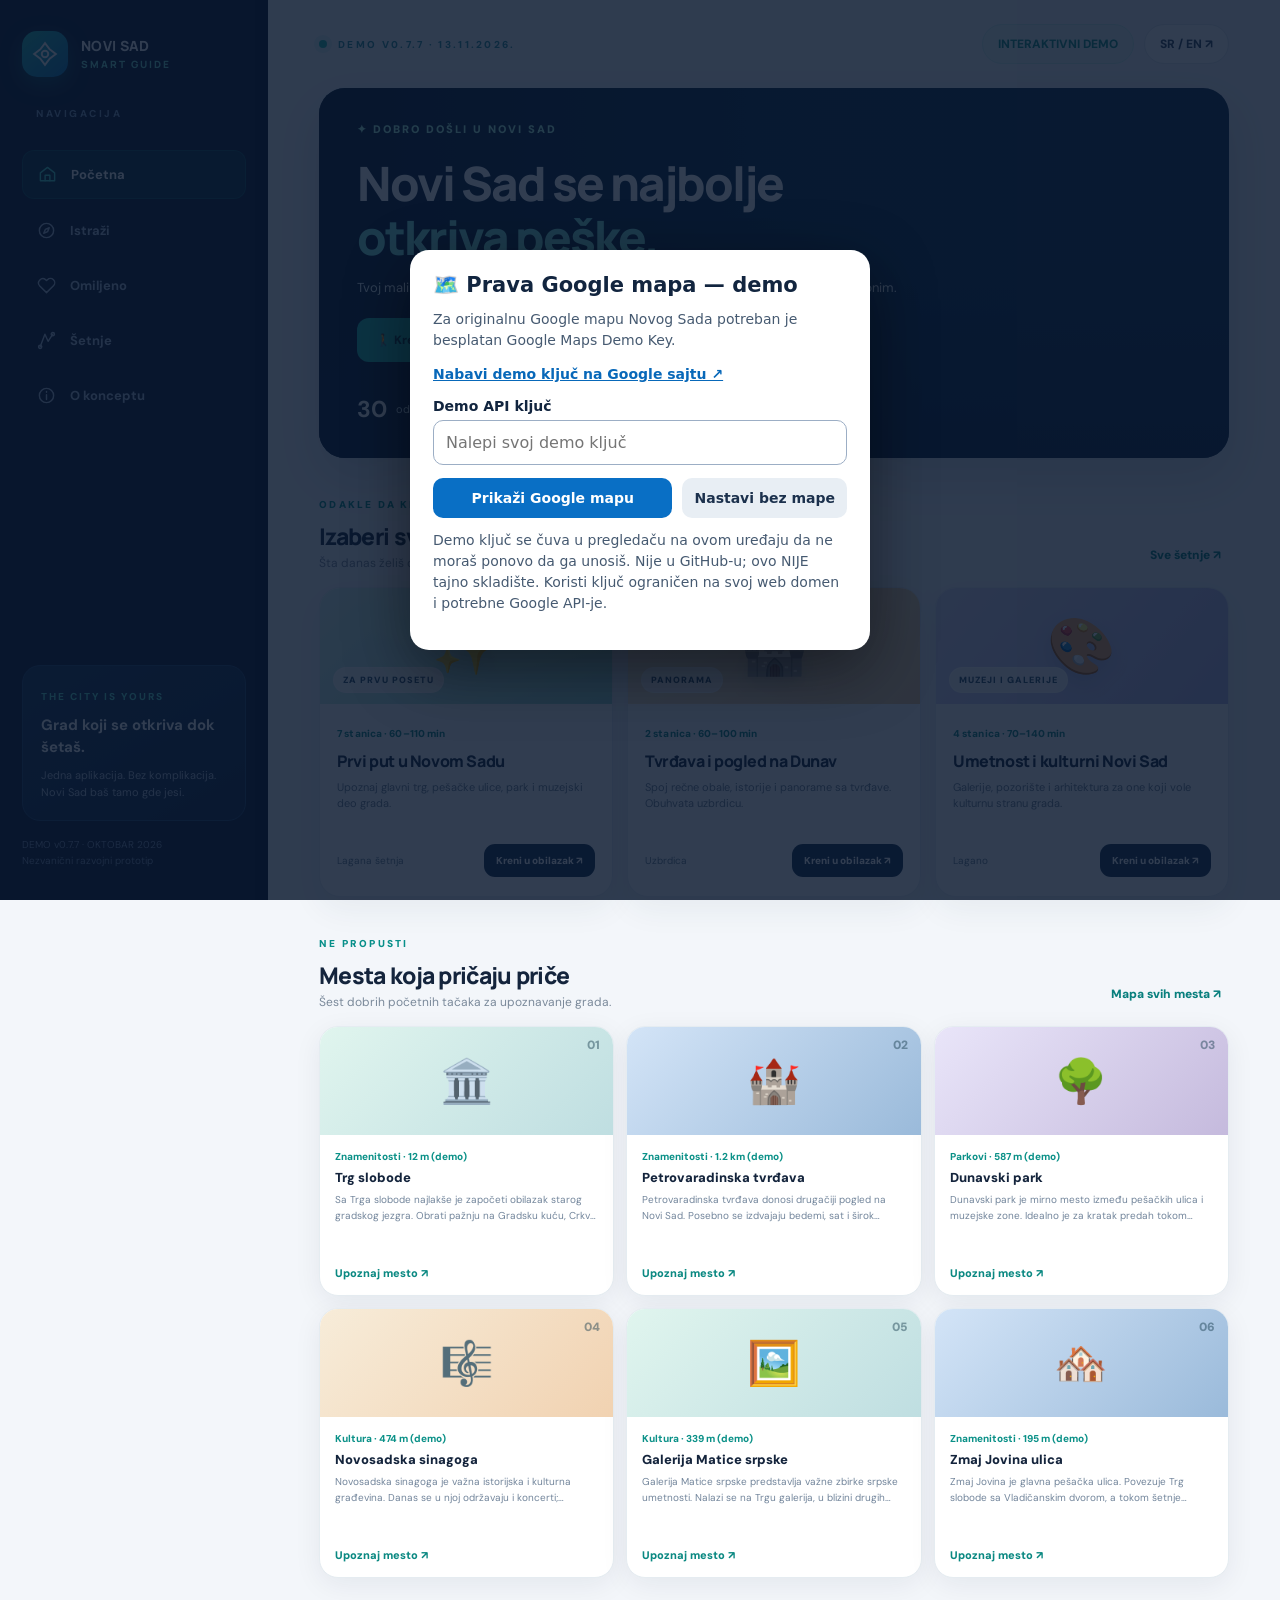
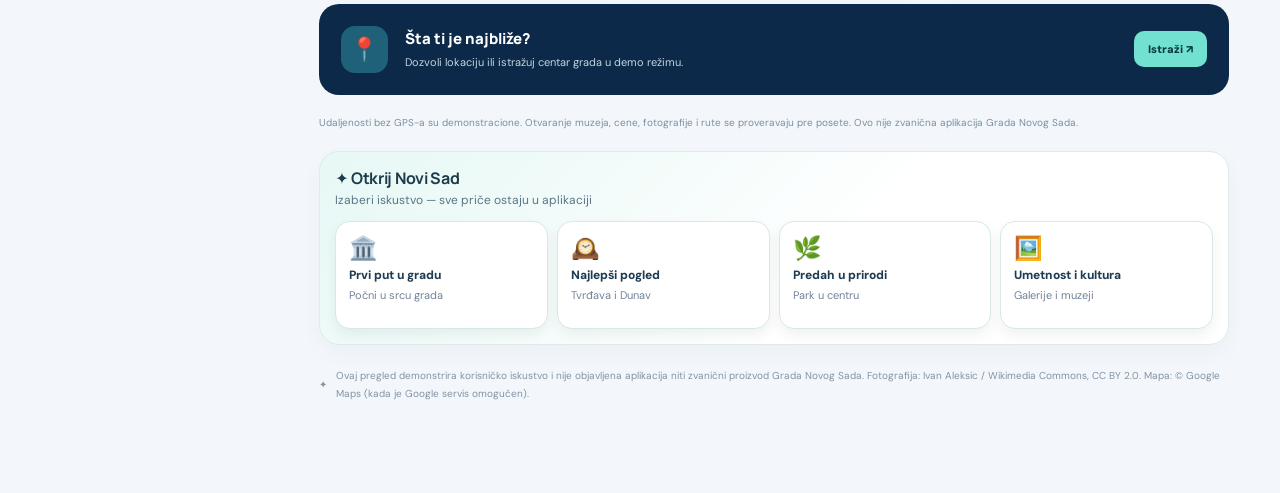
<file: preview/v077/index.html>
<!doctype html>
<html lang="sr">
<head>
  <meta charset="utf-8" />
  <meta name="viewport" content="width=device-width, initial-scale=1, viewport-fit=cover" />
  <meta name="theme-color" content="#0a1532" />
  <link rel="manifest" href="./manifest.webmanifest" />
  <link rel="apple-touch-icon" href="./icons/icon-180.png" />
  <meta name="description" content="Novi Sad Smart Guide — interaktivni koncept turističke aplikacije, oktobar 2026." />
  <title>Novi Sad Smart Guide — interaktivni prototip</title>
  <link rel="preconnect" href="https://fonts.googleapis.com" />
  <link rel="preconnect" href="https://fonts.gstatic.com" crossorigin />
  <link href="https://fonts.googleapis.com/css2?family=DM+Sans:wght@400;500;600;700;800&family=Manrope:wght@400;500;600;700;800&display=swap" rel="stylesheet" />

  <style>
    :root{--navy:#09152e;--navy2:#122849;--ink:#14243c;--muted:#627188;--line:#e8edf2;--teal:#20bfb0;--orange:#fb9869;--bg:#f3f6fa;--white:#fff;--r:19px;--shadow:0 14px 45px rgba(22,43,72,.075)}
    *{box-sizing:border-box}html,body{margin:0;min-height:100%;font-family:'DM Sans',sans-serif;color:var(--ink);background:var(--bg)}button,input{font:inherit}button{cursor:pointer}button:focus-visible,input:focus-visible{outline:3px solid #20bfb0;outline-offset:3px}a{color:inherit}h1,h2,h3,p{margin:0}.hidden{display:none!important}
    .app-shell{display:grid;grid-template-columns:268px minmax(0,1fr);min-height:100vh}
    .sidebar{background:var(--navy);color:#fff;padding:31px 22px;display:flex;flex-direction:column;gap:30px;position:sticky;top:0;height:100vh;overflow:auto}
    .brand{display:flex;align-items:center;gap:13px;text-decoration:none}.logo{width:46px;height:46px;border-radius:15px;background:linear-gradient(140deg,#25bfb3,#1179bd);display:grid;place-items:center;box-shadow:0 7px 22px #22bfb055}.logo svg{width:26px;height:26px}.brand-title{font-family:Manrope,sans-serif;font-weight:800;letter-spacing:.3px;font-size:14px;line-height:1.3}.brand-title small{font-size:10px;letter-spacing:2px;color:#73dacc;display:block;margin-top:3px}.side-label{color:#7f99bb;font-size:10px;letter-spacing:2.5px;font-weight:800;padding:0 14px}.nav{display:flex;flex-direction:column;gap:8px}.nav button{width:100%;border:0;text-align:left;background:none;color:#aec0d8;display:flex;align-items:center;gap:14px;padding:14px 15px;border-radius:12px;font-weight:700;font-size:13px}.nav button svg{width:19px;height:19px;stroke-width:1.8}.nav button:hover,.nav button.active{background:rgba(32,191,176,.15);color:#fff}.nav button.active{border:1px solid rgba(32,191,176,.2)}.nav button.active svg{color:#49ddcf}.sidebar-bottom{margin-top:auto;background:linear-gradient(150deg,#183657,#102340);border:1px solid #25466c;border-radius:18px;padding:18px}.sidebar-bottom span{color:#5de1d3;font-size:10px;letter-spacing:2px;font-weight:800}.sidebar-bottom h3{font-size:15px;line-height:1.5;margin:9px 0 8px}.sidebar-bottom p{font-size:11px;color:#b1c1d6;line-height:1.6}.side-foot{color:#7e92b0;font-size:10px;line-height:1.6;margin-top:-14px}
    .main{min-width:0;padding:24px clamp(20px,4vw,58px) 90px;max-width:1500px;width:100%;margin:auto}.top{display:flex;justify-content:space-between;align-items:center;gap:15px;margin-bottom:24px}.eyebrow{font-size:10px;font-weight:800;letter-spacing:2.3px;color:#2b8f98;text-transform:uppercase}.top-left{display:flex;align-items:center;gap:11px}.dot{width:8px;height:8px;border-radius:50%;background:#20bfae;box-shadow:0 0 0 5px #20bfb01c}.top-right{display:flex;align-items:center;gap:10px}.pill{border:1px solid #e2e8ee;background:#fff;padding:11px 15px;border-radius:100px;font-size:12px;font-weight:800;color:#32465e}.pill.soft{background:#e6f6f3;border-color:#ccf1eb;color:#138f83}.pill.click:hover{background:#edf6f6}.desktop-page-title{font-family:Manrope,sans-serif;font-size:29px;line-height:1.25;letter-spacing:-1.2px;margin-bottom:7px}.subtitle{color:var(--muted);font-size:13px;line-height:1.6}.page-head{margin:0 0 24px}
    .hero{min-height:295px;border-radius:24px;background:linear-gradient(90deg,#07152feF 2%,#0b213aca 50%,#0c244477),url('https://upload.wikimedia.org/wikipedia/commons/7/7a/Panorama_of_Novi_Sad.jpg') center 53%/cover,linear-gradient(135deg,#132d50,#247c89);position:relative;overflow:hidden;color:#fff;padding:40px 42px;box-shadow:var(--shadow);display:flex;flex-direction:column;justify-content:space-between}.hero:before{content:"";position:absolute;width:240px;height:240px;border:1px solid #ffffff25;right:-70px;top:-105px;border-radius:50%;box-shadow:0 0 0 48px #ffffff08,0 0 0 105px #ffffff08}.hero>*{position:relative}.hero-tag{display:inline-flex;align-items:center;gap:8px;border:1px solid #ffffff35;background:#ffffff14;padding:9px 12px;border-radius:100px;font-size:11px;letter-spacing:.5px;align-self:flex-start;font-weight:700}.hero h1{max-width:530px;font-family:Manrope,sans-serif;font-weight:800;letter-spacing:-1.6px;line-height:1.18;font-size:clamp(29px,3vw,46px);margin:20px 0 9px}.hero h1 em{color:#67e2d2;font-style:normal}.hero p{font-size:13px;color:#e1eaf1;line-height:1.7;max-width:520px}.hero-bottom{display:flex;gap:10px;margin-top:20px;flex-wrap:wrap}.btn{border:0;border-radius:12px;padding:13px 19px;display:inline-flex;align-items:center;justify-content:center;gap:9px;font-weight:800;font-size:12px;transition:transform .15s,background .15s}.btn:hover{transform:translateY(-1px)}.btn-primary{background:var(--teal);color:#053540}.btn-primary:hover{background:#41d2c3}.btn-ghost{background:#ffffff20;color:white;border:1px solid #ffffff40}.btn-white{background:#fff;color:#213e5b;border:1px solid var(--line)}.btn svg{width:16px;height:16px}.section-title{display:flex;align-items:center;justify-content:space-between;gap:12px;margin:30px 0 17px}.section-title h2{font-size:18px;font-family:Manrope,sans-serif;letter-spacing:-.5px}.section-title .link{border:0;background:none;color:#178d83;font-size:12px;font-weight:800}.grid-feature{display:grid;grid-template-columns:repeat(3,minmax(0,1fr));gap:14px}.feature{background:#fff;border:1px solid #eaf0f5;border-radius:17px;padding:20px;box-shadow:var(--shadow);text-align:left;min-height:174px;display:flex;flex-direction:column;align-items:flex-start;gap:13px}.feature:hover{border-color:#bde8e4;transform:translateY(-2px)}.feature-ico{width:42px;height:42px;border-radius:13px;display:grid;place-items:center;font-size:20px;background:#eaf9f5}.feature:nth-child(2) .feature-ico{background:#fff1e6}.feature:nth-child(3) .feature-ico{background:#edf2fd}.feature:nth-child(4) .feature-ico{background:#f1f0fb}.feature:nth-child(5) .feature-ico{background:#e9f4fd}.feature:nth-child(6) .feature-ico{background:#fceff3}.feature strong{font-size:13px}.feature small{color:#79899b;font-size:11px;line-height:1.5;display:block;margin-top:5px}.section-split{display:grid;grid-template-columns:minmax(0,1.58fr) minmax(260px,1fr);gap:18px}.info-banner{background:#fff;border:1px solid var(--line);border-radius:18px;padding:20px;box-shadow:var(--shadow);display:flex;gap:15px;align-items:flex-start}.info-banner .bubble{flex:0 0 42px;height:42px;border-radius:13px;background:#e8f8f4;display:grid;place-items:center;color:#188d84;font-size:20px}.info-banner strong{font-size:14px}.info-banner p{color:#6f8093;line-height:1.6;margin-top:6px;font-size:12px}.notice-orange{background:#fff4ee;border:1px solid #ffe3d0;padding:16px 18px;border-radius:16px;color:#8e4d30;font-size:12px;line-height:1.6}.prototype-note{margin-top:22px;color:#8b99a8;font-size:10px;line-height:1.7}
    .filter-bar{display:flex;gap:8px;align-items:center;flex-wrap:wrap;margin:20px 0 17px}.chip{border-radius:100px;padding:10px 14px;border:1px solid #e1e9ee;background:#fff;font-size:12px;color:#697a8e;font-weight:800}.chip.active{background:#102847;border-color:#102847;color:#fff}.map-layout{display:grid;grid-template-columns:minmax(0,1.6fr) minmax(280px,1fr);gap:16px;align-items:start}.map-wrap{position:relative;border:1px solid #dfe8ec;background:#e6f0ee;border-radius:20px;height:535px;overflow:hidden;box-shadow:var(--shadow)}#map{height:100%;width:100%;background:linear-gradient(120deg,#d7e9dc,#f0ece0)}.map-cover{position:absolute;inset:0;background:#e3eee6;overflow:hidden;display:none;align-items:center;justify-content:center}.map-cover .roads{position:absolute;inset:-20%;transform:rotate(-12deg);background:repeating-linear-gradient(0deg,transparent 0 50px,#fff 51px 63px,transparent 64px 115px),repeating-linear-gradient(90deg,transparent 0 65px,#f9fcfb 66px 79px,transparent 80px 153px)}.map-cover .river{position:absolute;inset:30% -40% 27% 6%;transform:rotate(-24deg);background:#a9d7df;border-radius:48%;box-shadow:0 0 0 15px #cae6e5}.map-cover p{position:absolute;bottom:20px;background:#ffffffe0;padding:12px;border-radius:9px;color:#476170;font-size:12px;text-align:center;max-width:260px}.map-badge{position:absolute;top:17px;left:17px;z-index:500;background:#fff;padding:11px 15px;border-radius:12px;box-shadow:0 6px 22px #0001;display:flex;align-items:center;gap:9px;font-size:11px;font-weight:800}.map-badge .pulse{width:9px;height:9px;border-radius:50%;background:#1fc2b2;box-shadow:0 0 0 5px #17b7a92a}.map-actions{position:absolute;bottom:20px;left:18px;right:18px;display:flex;gap:10px;z-index:500}.map-actions button{box-shadow:0 10px 25px #0002}.map-actions .btn{white-space:nowrap}.map-actions .btn-white{background:#fff}.map-actions .btn-primary{background:#122d50;color:#fff}.radius-select{margin-left:auto;border:1px solid var(--line);padding:10px 13px;background:#fff;border-radius:13px;color:#355063;font-weight:800;font-size:12px}.results-panel{background:#fff;border-radius:20px;padding:20px;border:1px solid var(--line);box-shadow:var(--shadow);height:535px;overflow:auto}.panel-title{display:flex;justify-content:space-between;align-items:center;margin-bottom:16px}.panel-title strong{font-size:14px}.counter{color:#0a9386;background:#e1f7f2;border-radius:100px;padding:6px 9px;font-size:11px;font-weight:800}.search{width:100%;border:1px solid #e1e9ef;background:#f7f9fb;border-radius:11px;padding:12px 13px;font-size:12px;margin-bottom:13px;outline:none}.place{display:flex;gap:12px;padding:14px 2px;border-bottom:1px solid #eef2f5;cursor:pointer;align-items:center}.place:hover .place-name{color:#0f9f95}.place:last-child{border-bottom:0}.place-icon{flex:0 0 47px;height:49px;display:grid;place-items:center;border-radius:13px;font-size:22px;background:linear-gradient(145deg,#e9f4f1,#def1ed)}.place-icon.park{background:#e9f5e7}.place-icon.culture{background:#f6edfa}.place-name{font-size:12px;font-weight:800;margin-bottom:5px}.place-sub{font-size:10px;color:#91a0ae;line-height:1.5}.place-fav{margin-left:auto;border:0;background:transparent;font-size:18px;color:#f39b6e;padding:6px}.map-pin{background:#fff;border:3px solid #1db9ac;width:36px;height:36px;border-radius:13px;display:grid;place-items:center;font-size:19px;box-shadow:0 6px 15px #122b4440}.leaflet-div-icon{background:transparent;border:0}.leaflet-popup-content-wrapper{border-radius:14px}.leaflet-popup-content{font-family:'DM Sans',sans-serif}
    .tour-hero{background:linear-gradient(135deg,#092541,#1f5d65);color:#fff;padding:24px;border-radius:20px;margin-bottom:18px}.tour-hero h2{font-family:Manrope,sans-serif;font-size:23px;margin:8px 0}.tour-hero p{font-size:12px;line-height:1.7;color:#c7dfdf}.route-steps{background:#fff;border:1px solid var(--line);border-radius:18px;padding:23px}.step{display:flex;gap:15px;padding-bottom:22px;position:relative}.step:not(:last-child):before{content:"";position:absolute;top:30px;bottom:0;width:2px;background:#d9eeeb;left:15px}.step:last-child{padding:0}.num{width:31px;height:31px;display:grid;place-items:center;border-radius:50%;color:#007c76;background:#d9f8f0;font-size:11px;font-weight:800;z-index:1;flex:0 0 31px}.step h3{font-size:13px;margin:4px 0 4px}.step p{font-size:11px;color:#7f91a0}.step button{margin-left:auto;align-self:flex-start;border:0;border-radius:9px;background:#e9f8f3;color:#168b81;font-size:11px;font-weight:800;padding:9px 11px}.empty{padding:44px 17px;text-align:center;color:#7f90a0;font-size:13px;line-height:1.7}.empty .illustration{font-size:40px;display:block;margin-bottom:12px}
    .modal-shade{position:fixed;inset:0;background:#071528ab;z-index:1500;display:flex;align-items:center;justify-content:center;padding:18px;backdrop-filter:blur(4px)}.modal{width:min(100%,500px);background:#fff;border-radius:23px;overflow:hidden;box-shadow:0 30px 100px #07152855;max-height:min(90vh,760px);overflow-y:auto}.modal-visual{height:176px;position:relative;background:linear-gradient(145deg,#102f50,#167d87);display:flex;align-items:center;justify-content:center;color:#fff}.modal-visual .large-emoji{font-size:86px;filter:drop-shadow(0 15px 20px #0003)}.modal-topper{position:absolute;top:17px;left:22px;border:1px solid #ffffff77;background:#ffffff29;border-radius:30px;padding:7px 10px;font-size:10px;font-weight:800}.modal-close{position:absolute;right:16px;top:16px;background:#ffffffde;color:#142940;border:0;border-radius:100px;width:33px;height:33px;font-weight:900;font-size:17px}.modal-body{padding:26px}.modal-body h2{font-size:23px;font-family:Manrope,sans-serif;letter-spacing:-.7px;margin:5px 0 10px}.modal-body p{font-size:13px;line-height:1.8;color:#65798b}.detail-tag{color:#189b90;font-size:10px;letter-spacing:1.5px;font-weight:800}.detail-facts{display:flex;gap:9px;flex-wrap:wrap;margin:19px 0}.detail-facts span{border:1px solid #e4ecf0;padding:9px 11px;border-radius:9px;font-size:10px;color:#577085;font-weight:700}.modal-actions{display:flex;gap:9px;flex-wrap:wrap}.modal-actions .btn{flex:1;min-width:110px}.toast{position:fixed;right:24px;bottom:24px;z-index:3000;background:#112e42;color:#fff;padding:15px 19px;border-radius:15px;max-width:390px;box-shadow:0 20px 40px #0003;font-size:12px;line-height:1.6;display:none}.toast.show{display:block}.footnote{display:flex;align-items:center;gap:9px;margin-top:22px;color:#8293a5;font-size:10px;line-height:1.8}.mobile-nav{display:none}
    @media(max-width:1100px){.app-shell{grid-template-columns:220px minmax(0,1fr)}.sidebar{padding:24px 15px}.main{padding:23px 24px 70px}.hero{min-height:265px}.grid-feature{grid-template-columns:repeat(2,minmax(0,1fr))}.map-layout{grid-template-columns:1fr}.results-panel{height:auto;max-height:410px}.map-wrap{height:420px}.section-split{grid-template-columns:1fr}}
    @media(max-width:740px){.app-shell{display:block}.sidebar{display:none}.main{padding:16px 15px 104px}.top{margin-bottom:18px}.top-right .pill.soft{display:none}.pill{padding:10px 12px}.hero{min-height:290px;border-radius:21px;padding:26px 23px}.hero h1{font-size:34px;margin:16px 0 7px}.hero p{font-size:12px}.hero-bottom .btn{padding:12px}.grid-feature{grid-template-columns:repeat(2,minmax(0,1fr));gap:10px}.feature{min-height:150px;padding:16px;gap:10px}.feature small{font-size:10px}.section-title{margin:25px 0 14px}.map-wrap{height:425px}.map-actions{flex-wrap:wrap;bottom:13px;left:10px;right:10px}.map-actions .btn{padding:11px;font-size:11px}.radius-select{font-size:11px;padding:9px}.map-badge{top:13px;left:11px}.desktop-page-title{font-size:24px}.mobile-nav{display:grid;grid-template-columns:repeat(5,1fr);position:fixed;bottom:0;left:0;right:0;z-index:1000;background:#fff;border-top:1px solid #e7edf2;padding:9px 8px calc(9px + env(safe-area-inset-bottom));box-shadow:0 -9px 30px #20355012}.mobile-nav button{display:flex;flex-direction:column;align-items:center;gap:4px;background:none;border:0;color:#8494a6;font-size:9px;font-weight:800}.mobile-nav button svg{width:21px;height:21px}.mobile-nav button.active{color:#178e88}.modal-shade{padding:10px}.modal-visual{height:155px}.modal-body{padding:21px}.toast{left:14px;bottom:90px;right:14px}.chip{font-size:11px;padding:9px 12px}}
    .map-badge{max-width:calc(100% - 85px);line-height:1.35}.map-badge span:last-child{overflow-wrap:anywhere}.map-actions{align-items:center}.map-actions button{max-width:46%;white-space:normal;text-align:center}.map-cover{z-index:2}.map-actions,.map-badge{z-index:500}
    @media(max-width:740px){.map-actions button{font-size:10px;max-width:45%;padding:10px 9px}.radius-select{margin-left:0;max-width:30%;padding:10px 6px}.map-badge{font-size:10px;max-width:75%}}
    @media(prefers-reduced-motion:reduce){*,*:before,*:after{scroll-behavior:auto!important;transition:none!important}}

    /* Modern vector map experience; attribution remains visible. */
    #map{position:absolute;inset:0;width:100%;height:100%;background:#e9f0f2}
    .maplibregl-map{font-family:'DM Sans',sans-serif}
    .maplibregl-ctrl-top-right{top:76px;right:12px}
    .maplibregl-ctrl-group{border:1px solid #e4ebed!important;border-radius:13px!important;overflow:hidden;box-shadow:0 8px 26px #10284718!important}
    .maplibregl-ctrl-attrib{background:#ffffffdd!important;font-size:10px!important;border-radius:8px 0 0 0}
    .map-style-control{position:absolute;z-index:501;top:76px;left:16px;display:flex;gap:3px;padding:5px;background:#fff;border:1px solid #e5ebef;border-radius:13px;box-shadow:0 8px 25px #10284718}
    .map-style-control button{font-size:11px;padding:9px 11px;border:0;border-radius:9px;background:transparent;color:#536c82;font-weight:800}
    .map-style-control button.active{background:#142c4d;color:#fff}
    .map-style-control button:focus-visible{outline:2px solid #20bfb0}
    .map-pin{width:39px;height:39px;border:2px solid white;border-radius:14px;background:#fff;box-shadow:0 4px 15px #132c4160;display:grid;place-items:center;font-size:19px;cursor:pointer;transition:transform .15s ease}
    .map-pin:hover{transform:translateY(-3px) scale(1.06)}
    .map-pin.park{background:#e5f6e5}.map-pin.culture{background:#f5ecfc}
    .user-position-marker{width:20px;height:20px;border-radius:50%;background:#028dc5;border:4px solid #fff;box-shadow:0 0 0 5px #018dca45,0 3px 11px #19344f55}
    .map-cover{z-index:2;background:#e5eef0}
    .map-cover .roads,.map-cover .river{display:none}
    .map-error-content{text-align:center;padding:25px 20px;max-width:320px;position:relative;z-index:2}
    .map-error-content strong{font:800 18px Manrope,sans-serif;display:block;margin-bottom:8px}
    .map-error-content p{position:static;background:none;padding:0;color:#466174;font-size:13px;margin-bottom:14px;max-width:initial}
    .map-error-content button{border:0;border-radius:12px;background:#102847;color:#fff;font-weight:800;padding:11px 15px}
    .gps-inline-status{position:absolute;bottom:82px;left:18px;right:18px;z-index:500;max-width:440px;border-radius:12px;background:#ffffffed;color:#3c6074;border:1px solid #dae7e9;padding:9px 12px;font-size:11px;font-weight:700;box-shadow:0 7px 24px #10284712}
    .gps-inline-status.error{color:#a34d37;background:#fff8f4;border-color:#f5d4c5}
    @media(max-width:740px){.map-style-control{top:72px;left:12px}.map-style-control button{padding:8px;font-size:10px}.maplibregl-ctrl-top-right{top:70px;right:9px}.gps-inline-status{bottom:83px;left:12px;right:12px;font-size:10px}.map-badge{top:13px;left:12px}}

    /* v0.3.6: visible fallback with reason, so map errors aren't blank mystery screens. */
    #mapFallback{padding:0;justify-content:stretch;align-items:stretch;background:#e5eff2}
    #mapFallback iframe{border:0;width:100%;height:100%;position:absolute;inset:0;opacity:.98}
    #mapFallback .map-error-content{position:absolute;left:12px;right:12px;top:76px;margin:auto;background:rgba(255,255,255,.96);padding:13px 16px;border:1px solid #dce8ef;box-shadow:0 8px 34px rgba(9,26,49,.17);border-radius:13px;max-width:360px}
    #mapFallback .map-error-content strong{font-size:14px;margin-bottom:5px}
    #mapFallback .map-error-content p{font-size:11px;margin-bottom:10px;line-height:1.5}
    #mapFallback .map-error-buttons{display:flex;align-items:center;justify-content:center;gap:7px;flex-wrap:wrap}
    #mapFallback .map-error-buttons button{padding:8px 10px;font-size:11px}
    #mapFallback .map-error-buttons a{font-size:11px;font-weight:800;background:#ecf5f7;padding:8px 10px;border-radius:11px;text-decoration:none;color:#123c52}
    @media(max-width:740px){#mapFallback .map-error-content{top:115px;left:8px;right:8px}}
  
/* Lightweight interactive map v0.3.6 */
.tour-raster{position:relative;overflow:hidden;user-select:none;-webkit-user-select:none;touch-action:none;overscroll-behavior:contain;cursor:grab;background:#e2eced}
.tour-raster:active{cursor:grabbing}
.raster-tiles{position:absolute;inset:0;pointer-events:none;overflow:visible;transform-origin:50% 50%;will-change:transform}
.raster-tile{position:absolute;object-fit:fill;max-width:none;user-select:none}
.raster-tiles.raster-soft{filter:saturate(.50) contrast(.96) brightness(1.05)}
.raster-overlay{position:absolute;inset:0;pointer-events:none;transform-origin:50% 50%;will-change:transform}
.raster-circle{position:absolute;transform:translate(-50%,-50%);border-radius:50%;pointer-events:none}
.raster-search-radius{border:2px dashed rgba(4,142,138,.55);background:rgba(19,191,175,.07)}
.raster-accuracy{border:1px solid rgba(35,137,207,.5);background:rgba(21,135,229,.13)}
.raster-you{position:absolute;transform:translate(-50%,-50%);width:18px;height:18px;border:3px solid #fff;border-radius:50%;background:#1688f2;box-shadow:0 0 0 7px #1d96e82b,0 2px 9px #1238}
.raster-pin{position:absolute;transform:translate(-50%,-100%);width:40px;height:40px;display:grid;place-items:center;font-size:20px;border:3px solid #fff;border-radius:13px;background:#effffb;box-shadow:0 5px 15px #052d4460;pointer-events:auto;cursor:pointer}
.raster-pin:hover{transform:translate(-50%,-105%) scale(1.08);background:#d0f7ee}
.raster-pin:focus-visible{outline:3px solid #008a82}
.raster-zoom{position:absolute;top:12px;right:12px;display:flex;flex-direction:column;z-index:6;border:1px solid #dce6eb;border-radius:12px;overflow:hidden;box-shadow:0 3px 12px #132b2833}
.raster-zoom button{width:37px;height:38px;border:0;background:#fff;color:#17334f;font-size:24px;line-height:1}
.raster-zoom button+button{border-top:1px solid #e4e8ec}
.raster-attribution{position:absolute;bottom:2px;right:7px;z-index:6;background:#ffffffe9;border-radius:5px;font-size:10px;color:#2d4556;padding:3px 5px}
.raster-attribution a{color:inherit}
@media(max-width:740px){.raster-zoom{top:8px;right:8px}.raster-pin{width:36px;height:36px;font-size:18px}}


/* v0.3.6 — refined cartography and internal route panel */
.raster-tiles.raster-modern{filter:saturate(.69) contrast(.91) brightness(1.08) hue-rotate(-4deg)}
.raster-tiles.raster-soft{filter:saturate(.26) contrast(.86) brightness(1.1)}
.map-wrap{border-radius:26px;box-shadow:0 20px 45px rgba(19,45,64,.12)}
.raster-pin{border:2px solid rgba(255,255,255,.97);background:linear-gradient(150deg,#ffffff,#e5fbf6);border-radius:16px;box-shadow:0 5px 16px rgba(10,60,80,.25),0 1px 2px rgba(0,0,0,.07);transition:transform .15s ease,box-shadow .15s ease}
.raster-pin:hover{box-shadow:0 12px 24px #0e4a6c50}
.raster-route{position:absolute;inset:0;width:100%;height:100%;pointer-events:none;overflow:visible;filter:drop-shadow(0 2px 5px #2189e855)}
.route-end-marker{position:absolute;z-index:4;transform:translate(-50%,-100%);background:#163958;border:3px solid white;border-radius:15px 15px 15px 4px;color:#fff;width:40px;height:40px;display:grid;place-items:center;font-size:24px;box-shadow:0 5px 15px #16395860}
#routePanel{position:absolute;left:14px;right:14px;top:117px;z-index:510;background:#ffffffed;backdrop-filter:blur(16px);-webkit-backdrop-filter:blur(16px);border:1px solid #d9e8ee;border-radius:19px;padding:16px;box-shadow:0 12px 35px #17354e33;max-width:450px}
.route-panel-head{display:flex;gap:12px;align-items:flex-start;justify-content:space-between}.route-panel-head strong{font:800 14px Manrope,sans-serif}.route-panel-head p{font-size:11px;color:#627c91;margin-top:4px;line-height:1.45}
.route-close{border:0;border-radius:10px;background:#e8f0f4;color:#21435a;font-size:18px;width:32px;height:32px;flex:none}
.route-stats{display:flex;gap:8px;margin-top:13px;flex-wrap:wrap}.route-stats span{background:#e7f6fc;color:#1e6589;font-weight:800;font-size:12px;padding:9px 11px;border-radius:10px}
.route-steps-preview{max-height:155px;overflow:auto;margin-top:12px;padding-left:17px;color:#49657b;font-size:11px;line-height:1.6}.route-steps-preview li{margin-bottom:5px}
.route-panel-foot{color:#667f90;font-size:10px;margin-top:9px;line-height:1.5}
.route-panel-actions{display:flex;flex-wrap:wrap;gap:7px;margin-top:11px}.route-panel-actions button,.route-panel-actions a{border:0;border-radius:10px;background:#163958;color:#fff;padding:10px 12px;font-size:11px;font-weight:800;text-decoration:none}.route-panel-actions a{background:#ebf3f6;color:#174d6b}
@media(max-width:740px){#routePanel{top:126px;left:8px;right:8px;padding:12px}.route-steps-preview{max-height:94px}.map-actions{bottom:12px;left:8px;right:8px;gap:5px}.map-actions .btn{padding:9px 11px;font-size:10px}}


/* v0.3.6 navigation: hiding instructions never deletes the route */
.route-close{font-weight:900;font-size:18px;line-height:1;transition:background .2s}
.route-close:hover{background:#d5e9f2}
.route-restore{position:absolute;z-index:510;left:16px;bottom:86px;max-width:calc(100% - 32px);border:1px solid #d5e8f0;background:#fff;border-radius:16px;padding:12px 15px;color:#163958;font-size:12px;font-weight:850;box-shadow:0 9px 30px rgba(13,56,84,.26);display:flex;align-items:center;gap:12px}
.route-restore .route-rest-arrow{font-size:17px;color:#0b8b94}
.route-end-btn{background:#edf0f2!important;color:#536474!important}
.map-poi-toggle{position:absolute;top:126px;left:16px;z-index:505;border:1px solid rgba(197,225,228,.9);border-radius:12px;background:rgba(255,255,255,.96);padding:10px 13px;box-shadow:0 8px 24px rgba(9,40,60,.14);color:#214b63;font-weight:800;font-size:11px}
.map-poi-toggle:disabled{opacity:.65;cursor:wait}
.map-poi-status{position:absolute;top:173px;left:16px;max-width:330px;z-index:505;background:#fffef3;border:1px solid #ebe0b6;border-radius:12px;padding:10px;color:#726134;font-size:11px;line-height:1.45;box-shadow:0 6px 16px #1b3e4b18}
.raster-poi{position:absolute;transform:translate(-50%,-50%);pointer-events:auto;background:#fff;border:2px solid rgba(252,254,255,.96);box-shadow:0 4px 11px #15364a35;border-radius:50%;width:31px;height:31px;display:grid;place-items:center;font-size:14px;cursor:pointer;z-index:3}
.raster-poi:hover,.raster-poi:focus-visible{outline:3px solid #21baac;transform:translate(-50%,-50%) scale(1.12)}
.poi-popup{position:absolute;z-index:512;right:12px;bottom:86px;width:min(315px,calc(100% - 24px));padding:15px 17px;border:1px solid #d9e8ef;background:#fff;border-radius:17px;box-shadow:0 15px 45px rgba(13,43,65,.28)}
.poi-popup strong{display:block;font:800 15px Manrope,sans-serif;margin:7px 28px 7px 0;line-height:1.35;color:#122e49}
.poi-popup-label{color:#078f8a;font-size:10px;font-weight:900;letter-spacing:.4px}
.poi-popup p{color:#6c7c8c;font-size:11px;line-height:1.5}
.poi-popup-x{position:absolute;right:12px;top:10px;border:0;background:#edf3f6;border-radius:9px;width:29px;height:29px;font-size:19px;color:#24475f}
.poi-popup-actions{display:flex;gap:8px;margin-top:12px;align-items:center}
.poi-popup-actions button,.poi-popup-actions a{background:#173753;color:#fff;border:0;border-radius:10px;padding:9px 12px;font-size:11px;font-weight:800;text-decoration:none}
.poi-popup-actions a{background:#eff5f5;color:#164058}
@media(min-width:900px){.map-wrap{height:585px}.results-panel{height:585px}}
@media(max-width:740px){.map-poi-toggle{top:120px;left:12px;padding:9px;font-size:10px}.map-poi-status{top:158px;left:12px;right:12px;max-width:none;font-size:10px}.route-restore{bottom:80px;left:9px}.poi-popup{bottom:87px;right:8px}.map-wrap{height:490px}}


    /* v0.4.0 navigation UI. These controls stay fixed when the map underneath rotates. */
    .raster-heading-arrow{position:absolute;top:-7px;left:50%;width:0;height:0;border-left:8px solid transparent;border-right:8px solid transparent;border-bottom:17px solid #0874cf;transform-origin:50% 100%;filter:drop-shadow(0 1px 2px #fff)}
    .heading-controls{position:absolute;top:160px;right:10px;z-index:505;display:flex;flex-direction:column;gap:7px}
    .heading-controls button{border:1px solid #d8e5eb;background:#fff;color:#163354;box-shadow:0 4px 15px #193b5130;border-radius:12px;min-width:50px;padding:9px 10px;font-size:11px;font-weight:800;display:flex;align-items:center;justify-content:center;flex-direction:column;gap:1px}
    .heading-controls button.active{background:#123958;color:#fff}
    .heading-controls .bearing-needle{display:block;font-size:19px;line-height:22px;font-weight:900;color:#dc5b4d;transform-origin:center;transition:transform .14s linear}
    .heading-controls button.active .bearing-needle{color:#59f4de}
    .heading-status{position:absolute;z-index:505;top:88px;right:13px;max-width:170px;text-align:right;background:#ffffffed;padding:6px 9px;border-radius:9px;color:#345773;font-size:10px;box-shadow:0 3px 12px #102b4918}
    .nav-hud{position:absolute;left:11px;right:11px;bottom:92px;z-index:512;display:flex;gap:11px;align-items:center;background:#0e2a48ed;color:#fff;border-radius:16px;border:1px solid #66bcda55;box-shadow:0 10px 28px #0a1b3450;padding:11px 13px;max-width:540px;backdrop-filter:blur(12px)}
    .nav-hud .nav-arrow{flex:0 0 36px;height:36px;display:grid;place-items:center;font-size:25px;color:#5de6e0;transition:transform .15s linear}
    .nav-hud strong{font-size:12px;display:block}.nav-hud small{font-size:10px;color:#d2e2ee;display:block;margin-top:3px;line-height:1.45}
    .nav-hud button{border:1px solid #d9e9f477;color:#fff;background:#ffffff19;border-radius:9px;padding:8px;font-size:11px;font-weight:800;margin-left:auto}
    .nav-live-controls{position:absolute;z-index:512;left:11px;bottom:164px;display:flex;gap:7px}
    .nav-live-controls button{border:0;background:#fff;color:#183c59;border-radius:10px;box-shadow:0 3px 17px #193b5130;padding:9px 11px;font-size:11px;font-weight:800}
    .nav-live-controls button.active{background:#0e5367;color:#fff}
    @media(max-width:740px){.heading-controls{top:172px;right:8px}.heading-controls button{min-width:45px;padding:7px 8px;font-size:10px}.heading-status{top:85px;right:8px}.nav-hud{bottom:95px;padding:9px;left:8px;right:8px}.nav-live-controls{bottom:166px;left:8px}.route-restore{bottom:176px;left:8px}.nav-hud small{font-size:9px}.map-wrap{height:550px}}

/* v0.4.0 place content, accessibility and navigation */
.nav-reroute{background:#fdf2d8!important;color:#1d3850!important;font-weight:800!important}
.nearby-title{font-size:15px;margin:18px 0 8px}
.nearby-grid{display:grid;gap:7px}
.nearby-place{display:flex;align-items:center;gap:9px;width:100%;padding:10px 12px;border:1px solid #dfebee;border-radius:12px;background:#f8fbfc;color:#18324d;text-align:left;cursor:pointer}
.nearby-place span{font-size:20px}.nearby-place strong{font-size:12px;flex:1}.nearby-place small{color:#658198}
.place-source a{color:#126f89;text-decoration:underline;font-weight:700;font-size:12px}
.detail-disclaimer{padding:9px 12px;background:#fff5e5;color:#77551c;border-radius:10px;font-size:11px;line-height:1.5}
.walk-card{border:1px solid #dae7ee;border-radius:18px;background:#fff;overflow:hidden;margin:14px 0 22px}
.walk-card-head{padding:22px;background:#102b4a;color:#fff}.walk-card-head h2{margin:10px 0;font-size:21px}.walk-card-head p{opacity:.8;font-size:12px}
.walk-card .route-steps{padding:10px 18px 17px}
@media(max-width:740px){.nav-hud{gap:6px}.nav-hud .nav-reroute{padding:6px;font-size:10px}.nav-hud strong{font-size:11px}.nav-hud .nav-arrow{flex-basis:23px}.walk-card-head{padding:16px}}
</style>
<link rel="stylesheet" href="./discovery-v050.css?v=077" />
</head>
<body>
<div class="app-shell">
  <aside class="sidebar">
    <a class="brand" href="#home" onclick="showPage('home');return false">
      <div class="logo"><svg viewBox="0 0 24 24" fill="none" stroke="white" stroke-width="1.8"><path d="M12 2 16.3 7.7 22 12l-5.7 4.3L12 22l-4.3-5.7L2 12l5.7-4.3L12 2Z"/><circle cx="12" cy="12" r="3"/></svg></div>
      <div class="brand-title">NOVI SAD<small>SMART GUIDE</small></div>
    </a>
    <div class="side-label" data-i18n="navigation">NAVIGACIJA</div>
    <nav class="nav" id="sideNav"></nav>
    <div class="sidebar-bottom"><span>THE CITY IS YOURS</span><h3 data-i18n="sideHeadline">Grad koji se otkriva dok šetaš.</h3><p data-i18n="sideText">Jedna aplikacija. Bez komplikacija. Novi Sad baš tamo gde jesi.</p></div>
    <p class="side-foot" data-i18n="prototypeFoot">DEMO v0.7.7 · Google Maps · OKTOBAR 2026<br>Nezvanični razvojni prototip</p>
  </aside>
  <main class="main">
    <header class="top"><div class="top-left"><div class="dot"></div><span class="eyebrow" data-i18n="previewLabel">DEMO v0.7.7 · 13.11.2026.</span></div><div class="top-right"><span class="pill soft" data-i18n="demoLabel">INTERAKTIVNI DEMO</span><button id="langBtn" class="pill click" onclick="toggleLang()" aria-label="Promeni jezik">SR / EN ↗</button></div></header>
    <div id="page"></div>
    <div class="footnote"><span>✦</span><span data-i18n="footer">Ovaj pregled demonstrira korisničko iskustvo i nije objavljena aplikacija niti zvanični proizvod Grada Novog Sada. Fotografija: Ivan Aleksic / Wikimedia Commons, CC BY 2.0. Mapa: © Google Maps (kada je Google servis omogućen).</span></div>
  </main>
</div>
<nav class="mobile-nav" id="mobileNav" aria-label="Glavna navigacija"></nav>
<div class="modal-shade hidden" id="modalShade" onclick="if(event.target===this) closeModal()"><div class="modal" id="modal" role="dialog" aria-modal="true" aria-labelledby="modalTitle"></div></div>
<div class="toast" id="toast" role="status" aria-live="polite"></div>
<!-- Google Maps browser SDK is loaded after a visitor enters their own test key. -->
<script>
// Upgrade bridge must stay inline: v0.6.5 workers can return stale external scripts.
if ('serviceWorker' in navigator && ['https:', 'http:'].includes(location.protocol)) {
  const wasControlled = Boolean(navigator.serviceWorker.controller);
  let reloading = false;
  navigator.serviceWorker.addEventListener('controllerchange', () => {
    if (!wasControlled || reloading) return;
    reloading = true;
    location.reload(); // Switch the whole document to the atomically installed release.
  });
  window.addEventListener('load', () => {
    navigator.serviceWorker.register('./sw.js', {updateViaCache:'none'})
      .then(registration => registration.update()).catch(() => {});
  });
}
</script>
<script src="./google-maps-config.js?v=077"></script>
<script src="./google-maps-engine.js?v=077"></script>
<script>
'use strict';
const center={lat:45.25565,lng:19.84563};
const MAP_STYLES={modern:"standard",minimal:"soft"};
const places=[
{id:'trg',sr:'Trg slobode',en:'Liberty Square',cat:'sights',emoji:'🏛️',lat:45.25562,lng:19.84548,descriptionSr:'Glavni gradski trg i odlična polazna tačka za upoznavanje centra Novog Sada.',descriptionEn:'The city’s central square and a perfect starting point for exploring Novi Sad.'},
{id:'crkva',sr:'Crkva Imena Marijinog',en:'Name of Mary Church',cat:'sights',emoji:'⛪',lat:45.255651,lng:19.845630,descriptionSr:'Prepoznatljiva neogotička crkva u samom srcu Novog Sada, na Trgu slobode.',descriptionEn:'A distinctive Gothic Revival church in the heart of Novi Sad, on Liberty Square.'},
{id:'tvrdjava',sr:'Petrovaradinska tvrđava',en:'Petrovaradin Fortress',cat:'sights',emoji:'🏰',lat:45.25236,lng:19.86089,descriptionSr:'Jedna od najpoznatijih znamenitosti grada, sa pogledom na Dunav i Novi Sad.',descriptionEn:'One of the city’s best-known landmarks, overlooking the Danube and Novi Sad.'},
{id:'dunavski',sr:'Dunavski park',en:'Danube Park',cat:'parks',emoji:'🌳',lat:45.2574,lng:19.8527,descriptionSr:'Mirna zelena oaza na nekoliko minuta od pešačke zone u centru.',descriptionEn:'A peaceful green space a short walk from the pedestrian centre.'},
{id:'muzej',sr:'Muzej Vojvodine',en:'Museum of Vojvodina',cat:'culture',emoji:'🏺',lat:45.2577,lng:19.85375,descriptionSr:'Mesto za otkrivanje kulturne i istorijske baštine Vojvodine.',descriptionEn:'Discover the culture and history of the Vojvodina region.'},
{id:'zmaj',sr:'Zmaj Jovina ulica',en:'Zmaj Jovina Street',cat:'sights',emoji:'🏘️',lat:45.25585,lng:19.8481,descriptionSr:'Jedna od najpoznatijih pešačkih ulica, sa istorijskim fasadama i gradskim ritmom.',descriptionEn:'A celebrated pedestrian street with historic facades and a lively atmosphere.'},
{id:'sinagoga',sr:'Novosadska sinagoga',en:'Novi Sad Synagogue',cat:'culture',emoji:'🎼',lat:45.2545,lng:19.8398,descriptionSr:'Upečatljiva kulturno-istorijska građevina poznata i kao koncertni prostor.',descriptionEn:'An impressive historic landmark also known as a concert venue.'},
{id:'galerija',sr:'Galerija Matice srpske',en:'Gallery of Matica Srpska',cat:'culture',emoji:'🖼️',lat:45.252601,lng:19.845808,descriptionSr:'Umetnička galerija na Trgu galerija 1, sa važnim zbirkama srpske umetnosti.',descriptionEn:'Art museum at Trg galerija 1, presenting important collections of Serbian art.',source:'https://www.digitalizacija.ns.rs/sr/institucije/galerija-matice-srpske'},
{id:'snp',sr:'Srpsko narodno pozorište',en:'Serbian National Theatre',cat:'culture',emoji:'🎭',lat:45.2550863,lng:19.8427834,descriptionSr:'Jedna od najvažnijih kulturnih institucija u Novom Sadu, na Pozorišnom trgu 1.',descriptionEn:'A landmark performing arts institution at Pozorišni trg 1.',source:'https://www.snp.org.rs/'},
{id:'dunavska',sr:'Dunavska ulica',en:'Dunavska Street',cat:'sights',emoji:'🏘️',lat:45.256231,lng:19.851065,descriptionSr:'Stara gradska pešačka ulica koja povezuje Zmaj Jovinu ulicu i Dunavski park.',descriptionEn:'Historic pedestrian street connecting Zmaj Jovina Street to Danube Park.',source:'https://novisad.travel/arhitektura-single/dunavska-ulica/'},
{id:'vladicanski',sr:'Vladičanski dvor',en:'Bishop’s Palace',cat:'sights',emoji:'🏰',lat:45.2570,lng:19.8479,descriptionSr:'Istorijska rezidencija episkopa Bačke eparhije na kraju Zmaj Jovine ulice.',descriptionEn:'Historic bishop’s residence at the end of Zmaj Jovina pedestrian street.',source:'https://novisad.rs/eng/tourism'},
{id:'gradskakuca',sr:'Gradska kuća',en:'Novi Sad City Hall',cat:'sights',emoji:'🏛️',lat:45.254809,lng:19.844404,descriptionSr:'Neorenesansno zdanje na Trgu slobode, izgrađeno krajem 19. veka.',descriptionEn:'Neo-Renaissance city hall on Liberty Square, dating to the late 19th century.',source:'https://www.digitalizacija.ns.rs/en/city-hall'},
{id:'biblioteka',sr:'Biblioteka Matice srpske',en:'Library of Matica Srpska',cat:'culture',emoji:'📚',lat:45.259269,lng:19.845276,descriptionSr:'Značajna nacionalna biblioteka na adresi Matice srpske 1.',descriptionEn:'Major research and national library at Matice srpske 1.',source:'https://www.digitalizacija.ns.rs/en/institucije/library-matica-srpska'},
{id:'beljanski',sr:'Spomen-zbirka Pavla Beljanskog',en:'Pavle Beljanski Memorial Collection',cat:'culture',emoji:'🖼️',lat:45.252778,lng:19.846111,descriptionSr:'Zbirka srpske i jugoslovenske umetnosti, Trg galerija 2.',descriptionEn:'Art collection featuring Serbian and Yugoslav painters at Trg galerija 2.',source:'https://novisad.travel/ns-price/novosadske-price-spomen-zbirka-pavla-beljanskog/'},
{id:'zmaj-spomenik',sr:'Spomenik Jovanu Jovanoviću Zmaju',en:'Jovan Jovanović Zmaj Monument',cat:'sights',emoji:'🗿',lat:45.25687,lng:19.84774,descriptionSr:'Bronzana statua pesnika Jovana Jovanovića Zmaja ispred Vladičanskog dvora.',descriptionEn:'Bronze monument to the poet Jovan Jovanović Zmaj in front of the Bishop’s Palace.',source:'https://novisad.rs/lat/figura-lekara-i-pesnika-jovana-jovanovica-zmaja'},
{id:'racija',sr:'Spomenik žrtvama racije',en:'Monument to the Victims of the Raid',cat:'culture',emoji:'🕯️',lat:45.252634,lng:19.855775,descriptionSr:'Memorijal na Keju žrtava racije posvećen stradalim sugrađanima u januaru 1942.',descriptionEn:'Memorial along the riverside to Novi Sad residents killed in January 1942.',source:'https://vojvodina.travel/atrakcije/spomenik-zrtvama-racije-novi-sad/'},
{id:'strand',sr:'Štrand',en:'Štrand Beach',cat:'parks',emoji:'🌊',lat:45.2367,lng:19.8487,descriptionSr:'Poznata gradska plaža na Dunavu i omiljeno mesto za predah.',descriptionEn:'Novi Sad’s popular city beach on the Danube.'}
];
for(const p of [{"id":"sat","sr":"Petrovaradinski sat","en":"Petrovaradin Clock Tower","cat":"sights","emoji":"🕰️","lat":45.2527,"lng":19.8614,"descriptionSr":"Poznati sat tvrđave: velika kazaljka pokazuje sate, a mala minute.","descriptionEn":"The fortress clock: large hand shows hours, small hand minutes.","source":"https://novisad.travel/atrakcije-na-tvrdavi/","approximate":true},{"id":"muzejgrada","sr":"Muzej grada Novog Sada","en":"Novi Sad City Museum","cat":"culture","emoji":"🏺","lat":45.2525,"lng":19.8617,"descriptionSr":"Muzejske postavke na tvrđavi posvećene istoriji grada.","descriptionEn":"Museum collections about the city's heritage on the fortress.","source":"https://novisad.travel/atrakcije-na-tvrdavi/","approximate":true},{"id":"podzemlje","sr":"Podzemne vojne galerije","en":"Underground Military Galleries","cat":"culture","emoji":"🔦","lat":45.2518,"lng":19.8627,"descriptionSr":"Podzemni vojni sistem tvrđave; obilazak samo uz zvanično dostupnu posetu.","descriptionEn":"Underground defence system; access only with an official visitor tour.","source":"https://novisad.travel/atrakcije-na-tvrdavi/","approximate":true},{"id":"gradic","sr":"Petrovaradinski Gradić","en":"Petrovaradin Lower Town","cat":"sights","emoji":"🏘️","lat":45.2509,"lng":19.8652,"descriptionSr":"Barokni deo Petrovaradina ispod tvrđave.","descriptionEn":"Baroque historic lower town beneath the fortress.","source":"https://novisad.travel/novi-sad-za-jedan-dan/","approximate":true},{"id":"saborna","sr":"Saborna crkva Svetog Georgija","en":"St George Orthodox Cathedral","cat":"sights","emoji":"⛪","lat":45.2573,"lng":19.8491,"descriptionSr":"Važan deo duhovne i arhitektonske baštine starog centra.","descriptionEn":"Important cathedral of the old city centre.","source":"https://vojvodina.travel/destinacije/novi-sad/","approximate":true},{"id":"almascrkva","sr":"Almaška crkva","en":"Almaš Orthodox Church","cat":"sights","emoji":"⛪","lat":45.2614,"lng":19.8533,"descriptionSr":"Prepoznatljiva crkva u istorijskom Almaškom kraju.","descriptionEn":"An iconic church in the historic Almaš quarter.","source":"https://vojvodina.travel/destinacije/novi-sad/","approximate":true},{"id":"uspenska","sr":"Uspenska crkva","en":"Church of the Dormition","cat":"sights","emoji":"⛪","lat":45.2562,"lng":19.8416,"descriptionSr":"Istorijska crkva na obodu gradskog jezgra.","descriptionEn":"Historic Orthodox church near the old town.","source":"https://vojvodina.travel/destinacije/novi-sad/","approximate":true},{"id":"almas","sr":"Almaški kraj","en":"Almaš Neighbourhood","cat":"sights","emoji":"🏠","lat":45.262,"lng":19.853,"descriptionSr":"Stari kraj Novog Sada sa karakterističnim ulicama i istorijom.","descriptionEn":"A historic Novi Sad neighbourhood with characteristic streets.","source":"https://pocetna.novisad.travel/","approximate":true},{"id":"kej","sr":"Šetalište uz Dunav","en":"Danube Riverside Promenade","cat":"parks","emoji":"🚶","lat":45.2525,"lng":19.8556,"descriptionSr":"Šetnja uz Dunav sa pogledom na tvrđavu i mostove.","descriptionEn":"A scenic Danube walk overlooking bridges and the fortress.","source":"https://pocetna.novisad.travel/","approximate":true},{"id":"ribljapijaca","sr":"Riblja pijaca","en":"Fish Market","cat":"food","emoji":"🥕","lat":45.2582,"lng":19.851,"descriptionSr":"Tradicionalna gradska pijaca; vreme rada proveri na mestu.","descriptionEn":"Traditional market; confirm opening hours before visiting.","source":"https://novisad.travel/gastronomija/","approximate":true},{"id":"mostslobode","sr":"Most slobode","en":"Freedom Bridge","cat":"sights","emoji":"🌉","lat":45.2348,"lng":19.8487,"descriptionSr":"Gradski orijentir na Dunavu; posmatraj sa bezbedne obale.","descriptionEn":"A Danube landmark best viewed from safe public paths.","source":"https://pocetna.novisad.travel/","approximate":true},{"id":"futoskipark","sr":"Futoški park","en":"Futoški Park","cat":"parks","emoji":"🌲","lat":45.2513,"lng":19.8265,"descriptionSr":"Zeleni prostor za predah i laganu šetnju.","descriptionEn":"Leafy park for an easy stroll.","source":"https://novisad.travel/","approximate":true},{"id":"limanskipark","sr":"Limanski park","en":"Liman Park","cat":"parks","emoji":"🌳","lat":45.2416,"lng":19.8393,"descriptionSr":"Prostran gradski park za šetnju i odmor.","descriptionEn":"Spacious urban park for relaxing.","source":"https://novisad.travel/","approximate":true}]){if(!places.some(x=>x.id===p.id))places.push(p);}
const TXT={
 sr:{navigation:'NAVIGACIJA',home:'Početna',explore:'Istraži',saved:'Omiljeno',tours:'Šetnje',about:'O konceptu',previewLabel:'DEMO v0.7.7 · 13.11.2026.',demoLabel:'INTERAKTIVNI DEMO',sideHeadline:'Grad koji se otkriva dok šetaš.',sideText:'Jedna aplikacija. Bez komplikacija. Novi Sad baš tamo gde jesi.',prototypeFoot:'DEMO v0.7.7 · OKTOBAR 2026<br>Nezvanični razvojni prototip',footer:'Ovaj pregled demonstrira korisničko iskustvo i nije objavljena aplikacija niti zvanični proizvod Grada Novog Sada. Fotografija: Ivan Aleksic / Wikimedia Commons, CC BY 2.0. Mapa: © Google Maps (kada je Google servis omogućen).',welcome:'DOBRO DOŠLI U NOVI SAD',hero:'Tvoj grad. <em>Tvoje otkriće.</em>',heroSub:'Otkrij znamenitosti, pronađi put i upoznaj Novi Sad u svom ritmu — sve na jednom mestu.',exploreBtn:'Istraži u blizini',whereBtn:'Gde sam?',quick:'Šta želiš da radiš?',seeAll:'Otvori mapu ↗',featNearby:'Istraži okolinu',featNearbyD:'Zanimljiva mesta u tvojoj blizini.',featRoute:'Odvedi me',featRouteD:'Jednostavno do odabrane lokacije.',featPlaces:'Znamenitosti',featPlacesD:'Priče i mesta koja vredi upoznati.',featFood:'Hrana i piće',featFoodD:'Lokalni ukusi i preporuke.',featEvents:'Događaji',featEventsD:'Aktuelna dešavanja u gradu.',featTours:'Gradske šetnje',featToursD:'Istraži grad korak po korak.',howWorks:'Kako će ovo raditi?',howText:'Turista ulazi u zonu zanimljive lokacije, dobija diskretno obaveštenje i bira da pročita priču ili pokrene navigaciju. Ovo je pregled koncepta; obaveštenja u pozadini razvijaju se u mobilnoj verziji.',demoNotice:'Ovo je razvojni demo: turistički vodič ima ograničen izbor lokacija, a dodatni lokali zavise od Google Places servisa kada je posebno omogućen. Postoji čitanje turističkih priča naglas u pregledaču; obaveštenja u pozadini, offline navigacija i administracija još nisu gotovi.',findTitle:'Šta je u tvojoj blizini?',findSub:'Istraži lokacije na mapi, filtriraj i otvori detalje.',all:'Sve',sights:'Znamenitosti',parks:'Parkovi',culture:'Kultura',food:'Hrana',events:'Događaji',around:'Prikaz: centar Novog Sada',mapGps:'Moja lokacija',notify:'Primer obaveštenja',rad:'Radijus',results:'Lokacije',search:'Pretraži lokacije…',metres:'od centra (demo)',details:'Detalji lokacije',walk:'Pešačka ruta',favourite:'Sačuvaj',removeFav:'Ukloni',demoGps:'Prikaz demo centra; za tvoju lokaciju odobri GPS dozvolu.',gpsDone:'Lokacija je očitana. Prikazujemo mesta oko tebe.',gpsNo:'GPS nije dostupan. Prikazujemo centar Novog Sada kao primer.',notiTitle:'Pametno obaveštenje — demonstracija',notiText:'Nalaziš se blizu Crkve Imena Marijinog. Otvori detalje ili izaberi navigaciju.',routeInfo:'Računamo pešačku rutu unutar aplikacije…',savedTitle:'Tvoja omiljena mesta',savedSub:'Sačuvane lokacije ostaju na ovom uređaju.',savedEmpty:'Još nema sačuvanih lokacija. Otvori mapu i dodirni ♡ da dodaš mesto.',toursTitle:'Predložene šetnje',toursSub:'Primeri tura koje će biti dostupne u aplikaciji.',tourLabel:'ISTRAŽI GRAD',tourName:'Centar Novog Sada',tourText:'Kratka demonstraciona šetnja kroz srce grada. Redosled stanica je primer, a ne izračunata putanja.',tourStop:'Otvori',aboutTitle:'O projektu',aboutSub:'Prvi pogled na ideju Novi Sad Smart Guide.',aboutCopy:'Novi Sad Smart Guide je zamišljen kao lokacijski svestan turistički vodič. Fokus je na jednostavnoj mapi, sadržaju u blizini, pametnim obaveštenjima, navigaciji i povratku do sačuvane baze.',roadmap:'Šta je sledeće?',roadmapDesc:'Android aplikacija sa GPS-om i geofencing testiranjem, backend i admin panel, sadržaj, offline mapa i iOS.',baseSave:'Sačuvaj ovu lokaciju kao My Base',baseSaved:'Baza je sačuvana na ovom uređaju.',baseNo:'Najpre dozvoli GPS ili izaberi demonstracioni centar.',takeBack:'Vrati me na bazu',baseMissing:'Nema sačuvane baze. Prvo je sačuvaj na mapi.',noResult:'Nema lokacija za izabrani filter.',licence:'Fotografija: Ivan Aleksic / Wikimedia Commons (CC BY 2.0).'},
 en:{navigation:'NAVIGATION',home:'Home',explore:'Explore',saved:'Saved',tours:'Walks',about:'About',previewLabel:'DEMO v0.7.7 · NOV 13, 2026',demoLabel:'INTERACTIVE DEMO',sideHeadline:'The city reveals itself as you walk.',sideText:'One app. No hassle. Discover Novi Sad wherever you are.',prototypeFoot:'DEMO v0.7.7 · OCTOBER 2026<br>Unofficial development prototype',footer:'This preview illustrates the user experience. It is not a published app or an official product of the City of Novi Sad. Photo: Ivan Aleksic / Wikimedia Commons, CC BY 2.0. Map: © Google Maps (when enabled).',welcome:'WELCOME TO NOVI SAD',hero:'Your city. <em>Your discovery.</em>',heroSub:'Discover landmarks, find your way and explore Novi Sad at your own pace — all in one place.',exploreBtn:'Explore nearby',whereBtn:'Where am I?',quick:'What would you like to do?',seeAll:'Open map ↗',featNearby:'Explore nearby',featNearbyD:'Interesting places around you.',featRoute:'Take me there',featRouteD:'Find your way to a destination.',featPlaces:'Places to see',featPlacesD:'Stories and sights worth discovering.',featFood:'Food & drink',featFoodD:'Local flavours and recommendations.',featEvents:'Events',featEventsD:'What is happening around the city.',featTours:'Walks & tours',featToursD:'Discover the city step by step.',howWorks:'How will it work?',howText:'As visitors approach a landmark, they receive a discreet notification and can read the story or start navigation. This is a concept preview; background notifications will be built in the native app.',demoNotice:'Development demo: the tourist guide has a limited curated list, and nearby businesses require separately enabled Google Places. In-browser text-to-speech is available for landmark stories; background GPS alerts, offline routing and administration are not complete.',findTitle:'What is near you?',findSub:'Explore places on the map, filter and open details.',all:'All',sights:'Landmarks',parks:'Parks',culture:'Culture',food:'Food',events:'Events',around:'Showing: Novi Sad centre',mapGps:'My location',notify:'Preview notification',rad:'Radius',results:'Places',search:'Search places…',metres:'from demo centre',details:'Place details',walk:'Walking directions',favourite:'Save',removeFav:'Remove',demoGps:'Showing demo centre; grant GPS permission to use your location.',gpsDone:'Your location was found. Showing places around you.',gpsNo:'GPS unavailable. Using Novi Sad centre for demo.',notiTitle:'Smart location alert — demonstration',notiText:'You are near the Name of Mary Church. Open details or choose navigation.',routeInfo:'Calculating a walking route inside the app…',savedTitle:'Your saved places',savedSub:'Saved places stay on this device.',savedEmpty:'Nothing saved yet. Open the map and tap ♡ to save a place.',toursTitle:'Suggested city walks',toursSub:'Examples of tours planned for the app.',tourLabel:'EXPLORE THE CITY',tourName:'Central Novi Sad',tourText:'A sample walk through the heart of the city. Stop order is illustrative, not a calculated route.',tourStop:'Open',aboutTitle:'About the project',aboutSub:'A first look at the Novi Sad Smart Guide concept.',aboutCopy:'Novi Sad Smart Guide is planned as a location-aware city companion. It focuses on nearby content, smart alerts, directions, and an easy way back to a saved place.',roadmap:'What comes next?',roadmapDesc:'Android GPS and geofencing, backend and admin panel, curated content, offline maps and iOS.',baseSave:'Save this position as My Base',baseSaved:'Your base was saved on this device.',baseNo:'First allow GPS access or use the demonstration centre.',takeBack:'Take me back to My Base',baseMissing:'No base saved yet. Save your position first.',noResult:'No places in this filter.',licence:'Photo: Ivan Aleksic / Wikimedia Commons (CC BY 2.0).'}
};
const icons={home:'<path d="m3 10 9-7 9 7v10H3z"/><path d="M9 20v-7h6v7"/>',explore:'<circle cx="12" cy="12" r="9"/><path d="m15.5 8.5-2.1 4.9-4.9 2.1 2.1-4.9z"/>',saved:'<path d="M20.8 4.6a5.4 5.4 0 0 0-7.6 0L12 5.8l-1.2-1.2a5.4 5.4 0 0 0-7.6 7.6L12 21l8.8-8.8a5.4 5.4 0 0 0 0-7.6Z"/>',tours:'<path d="M4 20 10 4l4 9 6-9"/><circle cx="4" cy="20" r="2"/><circle cx="20" cy="4" r="2"/>',about:'<circle cx="12" cy="12" r="9"/><path d="M12 11v6m0-10v1"/>'};
const svg=i=>`<svg viewBox="0 0 24 24" fill="none" stroke="currentColor" stroke-linecap="round" stroke-linejoin="round" stroke-width="1.8" aria-hidden="true">${icons[i]}</svg>`;
let state={poiList:[],poiLastFetchAt:0,poiLoading:false,poiConsent:false,poiConsentDeclined:false,poiSelected:null,routePanelHTML:"",routeRequestSeq:0,activeRoute:null,offRouteSince:0,liveWatchId:null,navWatchId:null,followMode:false,heading:null,headingSource:null,compassEnabled:false,lastAlertId:null,lastAlertAt:0,page:'home',lang:'sr',cat:'all',radius:3000,nearbyOnly:false,position:center,map:null,mapStyle:'modern',mapLoaded:false,markers:[],selfMarker:null,locationAccuracy:null,favorites:new Set(),base:null,search:'',fromGps:false};
try{const storedLang=localStorage.getItem('nssg-lang');state.poiConsent=localStorage.getItem('nssg-poi-consent')==='yes';if(storedLang==='sr'||storedLang==='en')state.lang=storedLang;const storedMap=localStorage.getItem('nssg-mapstyle');if(storedMap in MAP_STYLES)state.mapStyle=storedMap;state.favorites=new Set(JSON.parse(localStorage.getItem('nssg-favs')||'[]'));const b=JSON.parse(localStorage.getItem('nssg-base')||'null');if(b&&typeof b.lat==='number'&&typeof b.lng==='number')state.base=b;}catch(e){}
const t=k=>TXT[state.lang][k]||k; const name=p=>p[state.lang];const desc=p=>p['description'+(state.lang==='sr'?'Sr':'En')];
function numDistance(p){const R=6371000;const rad=d=>d*Math.PI/180;const dLat=rad(p.lat-state.position.lat),dLon=rad(p.lng-state.position.lng),la1=rad(state.position.lat),la2=rad(p.lat);const a=Math.sin(dLat/2)**2+Math.cos(la1)*Math.cos(la2)*Math.sin(dLon/2)**2;return Math.round(2*R*Math.asin(Math.sqrt(a)));}
function distStr(p){
 const isLocalPoi=Boolean(p.googlePlaces||p.osmType);
 const d=isLocalPoi?Math.round(googlePoiDistance(p)):numDistance(p);
 const distance=d<1000?`${d} m`:`${(d/1000).toFixed(1)} km`;
 if(isLocalPoi)return distance+(state.poiQueryCenter&&state.poiQueryOrigin!=='gps'
   ?(state.lang==='sr'?' od izabranog dela grada':' from selected area'):'');
 return state.fromGps?distance:distance+' (demo)';
}
function filtered(){const q=state.search.trim().toLocaleLowerCase();return places.filter(p=>(state.cat==='all'||p.cat===state.cat)&&(!state.nearbyOnly||numDistance(p)<=state.radius)&&(!q||name(p).toLocaleLowerCase().includes(q)||desc(p).toLocaleLowerCase().includes(q))).sort((a,b)=>numDistance(a)-numDistance(b));}
function renderNav(){const pages=['home','explore','saved','tours','about'];const html=mobile=>pages.map(p=>`<button type="button" class="${state.page===p?'active':''}" onclick="showPage('${p}')" aria-label="${t(p)}">${svg(p)}<span>${t(p)}</span></button>`).join('');document.getElementById('sideNav').innerHTML=html(false);document.getElementById('mobileNav').innerHTML=html(true);}
function translatePage(){document.querySelectorAll('[data-i18n]').forEach(el=>{const value=t(el.dataset.i18n);if(el.dataset.i18n==='prototypeFoot')el.innerHTML=value;else el.textContent=value;});document.documentElement.lang=state.lang;}
function render(){if(state.map){state.map.remove();state.map=null;state.mapLoaded=false;state.markers=[];state.selfMarker=null;}renderNav();translatePage();const el=document.getElementById('page');if(state.page==='home')home(el);if(state.page==='explore')explore(el);if(state.page==='saved')saved(el);if(state.page==='tours')tours(el);if(state.page==='about')about(el);window.NSSG_TOUR_SESSION?.onPage();}
function showPage(page){if(state.map){state.map.remove();state.map=null;state.mapLoaded=false;state.markers=[];state.selfMarker=null;}state.page=page;state.search='';render();window.scrollTo({top:0,behavior:'smooth'});}
function toggleLang(){state.lang=state.lang==='sr'?'en':'sr';try{localStorage.setItem('nssg-lang',state.lang)}catch(e){}render();}
function home(el){const features=[['explore','🧭','featNearby','featNearbyD'],['explore','↗️','featRoute','featRouteD'],['explore','🏛️','featPlaces','featPlacesD'],['explore','🍽️','featFood','featFoodD'],['explore','📅','featEvents','featEventsD'],['tours','🚶','featTours','featToursD']];el.innerHTML=`<section class="hero"><div class="hero-tag">✦ ${t('welcome')}</div><div><h1>${t('hero')}</h1><p>${t('heroSub')}</p><div class="hero-bottom"><button class="btn btn-primary" onclick="showPage('explore')">🧭 ${t('exploreBtn')} →</button><button class="btn btn-ghost" onclick="showPage('explore');setTimeout(gps,200)">◎ ${t('whereBtn')}</button><button class="btn btn-white" onclick="takeBack()">↩ ${t('takeBack')}</button></div></div></section><div class="section-title"><h2>${t('quick')}</h2><button class="link" onclick="showPage('explore')">${t('seeAll')}</button></div><section class="grid-feature">${features.map(x=>`<button class="feature" onclick="${x[2]==='featEvents'?"showUnavailable('events')":x[2]==='featFood'?"setCat('food')":`showPage('${x[0]}')`}"><span class="feature-ico">${x[1]}</span><div><strong>${t(x[2])}</strong><small>${t(x[3])}</small></div></button>`).join('')}</section><div class="section-title"><h2>${t('howWorks')}</h2></div><div class="info-banner"><div class="bubble">📍</div><div><strong>${state.lang==='sr'?'Smart Location Notifications':'Smart Location Notifications'}</strong><p>${t('howText')}</p><button class="link" style="margin-top:11px;padding:0" onclick="showPage('explore');setTimeout(previewNotification,300)">${t('notify')} ↗</button></div></div><p class="prototype-note">${t('demoNotice')}</p>`;}
function explore(el){el.innerHTML=`<div class="page-head"><h1 class="desktop-page-title">${t('findTitle')}</h1><p class="subtitle">${t('findSub')}</p></div><div class="filter-bar">${['all','sights','parks','culture','food','events'].map(cat=>`<button class="chip ${state.cat===cat?'active':''}" onclick="setCat('${cat}')">${cat==='sights'?'🏛️ ':cat==='parks'?'🌿 ':cat==='culture'?'🎭 ':cat==='food'?'🍴 ':cat==='events'?'📅 ':''}${t(cat)}</button>`).join('')}</div><div class="map-layout"><div class="map-wrap"><div id="map"></div><div class="heading-controls"><button id="northBtn" type="button" onclick="resetNorth()" aria-label="Postavi sever gore"><span id="northNeedle" class="bearing-needle">▲</span>N</button><button id="compassBtn" type="button" onclick="enableCompass()" aria-label="Uključi smer telefona">🧭<span id="compassLabel">Kompas</span></button></div><div id="headingStatus" class="heading-status">Sever je gore · smer telefona nije poznat</div><div id="navLiveControls" class="nav-live-controls hidden"><button id="trackBtn" type="button" onclick="toggleRouteTracking()">◎ Prati me tokom šetnje</button><button id="followBtn" type="button" onclick="recenterDuringRoute()">⌖ Prati na mapi</button></div><div id="navHud" class="nav-hud hidden" role="status" aria-live="off"><span class="nav-arrow" id="navArrow">↑</span><span><strong id="navHeadline">Rute</strong><small id="navDetail"></small></span><button type="button" class="nav-reroute hidden" id="navReroute" onclick="requestReroute()">↻ Nova ruta</button><button type="button" onclick="restoreRoutePanel()" aria-label="Detalji rute">Detalji</button></div><section id="routePanel" class="hidden" role="region" aria-live="polite" aria-label="Pešačka ruta"></section><button type="button" id="routeRestore" class="route-restore hidden" onclick="restoreRoutePanel()" aria-label="Prikaži uputstva rute">🧭 <span id="routeRestoreLabel">Prikaži uputstva</span> <span class="route-rest-arrow">⌃</span></button><div id="poiPopup" class="poi-popup hidden" role="region" aria-label="Informacije o lokalu"></div><div id="mapFallback" class="map-cover" role="status"><div class="map-error-content"><strong>🗺️ ${state.lang==='sr'?'Rezervni prikaz mape':'Map backup view'}</strong><p id="mapErrorDetail">${state.lang==='sr'?'Proveravamo mapu…':'Checking the map…'}</p><div class="map-error-buttons"><button onclick="retryMap()">↻ ${state.lang==='sr'?'Ponovo učitaj':'Retry'}</button><a href="https://www.google.com/maps/@45.25565,19.84563,14z" target="_blank" rel="noopener noreferrer">${state.lang==='sr'?'Otvori Google Maps':'Open Google Maps'} ↗</a></div></div></div><div class="map-badge"><span class="pulse"></span><span id="positionMode">${positionStatus()}</span></div><div class="map-style-control" role="group" aria-label="Stil mape"><button id="styleModern" onclick="changeMapStyle('modern')" class="${state.mapStyle==='modern'?'active':''}">${state.lang==='sr'?'✦ Moderna':'✦ Modern'}</button><button id="styleMinimal" onclick="changeMapStyle('minimal')" class="${state.mapStyle==='minimal'?'active':''}">${state.lang==='sr'?'Minimalna':'Minimal'}</button></div><button id="poiToggle" type="button" class="map-poi-toggle" onclick="loadNearbyPois()">☕ ${state.lang==='sr'?'Lokali na mapi':'Nearby businesses'}</button><div id="poiLoadInfo" class="map-poi-status hidden" role="status"></div><div id="gpsAccuracy" class="gps-inline-status" style="display:none" role="status"></div><div class="map-actions"><button class="btn btn-white" onclick="gps()">◎ ${t('mapGps')}</button><button class="btn btn-primary" id="liveRadarButton" onclick="toggleLiveRadar()">${state.liveWatchId===null?'◎ '+(state.lang==='sr'?'Radar uživo':'Live radar'):'■ '+(state.lang==='sr'?'Zaustavi radar':'Stop radar')}</button><select class="radius-select" onchange="setRadius(this.value)" aria-label="Radius">${[200,500,1000,3000,5000,10000].map(r=>`<option value="${r}" ${r===state.radius?'selected':''}>${r>=1000?r/1000+' km':r+' m'}</option>`).join('')}</select></div></div><aside class="results-panel"><div class="panel-title"><strong>${t('results')}</strong><span class="counter" id="resultCount"></span></div><input class="search" id="placeSearch" placeholder="${t('search')}" autocomplete="off" value="" aria-label="${t('search')}"/><div id="results"></div><div class="notice-orange" style="margin-top:16px">${t('demoNotice')}<div style="margin-top:8px"><button class="link" onclick="previewNotification()" style="background:none;border:0;text-decoration:underline;cursor:pointer;font-weight:700">${state.lang==='sr'?'Pogledaj simulaciju obaveštenja':'View notification simulation'}</button></div></div><button class="btn btn-white" style="width:100%;margin-top:12px" onclick="saveBase()">📍 ${t('baseSave')}</button><button class="btn btn-white" style="width:100%;margin-top:9px" onclick="takeBack()">↩ ${t('takeBack')}</button><button class="btn btn-white" style="width:100%;margin-top:9px" onclick="clearBase()">✕ ${state.lang==='sr'?'Obriši My Base':'Clear My Base'}</button></aside></div>`;document.getElementById('placeSearch').addEventListener('input',e=>{state.search=e.target.value;updateResults()});initMap();updateResults();}
function setCat(cat){
 state.cat=cat;showPage('explore');
 // Load user-selected categories from OSM only after consent; never send their map position silently.
 if((cat==='food'||cat==='culture') && !state.poiList.length && !state.poiConsentDeclined) {
   setTimeout(()=>{if(state.page==='explore')loadNearbyPois();},100);
 }
}
function setNearbyOnly(enabled){state.nearbyOnly=Boolean(enabled);updateResults();updateMarkers();}
function setRadius(value){const n=Number(value);if(!Number.isFinite(n)||n<200||n>10000)return;state.radius=n;state.nearbyOnly=true;updateResults();updateMarkers();window.syncNearbyUI?.();}
function googlePoiDistance(p){
 const start=state.poiQueryCenter||(p.googlePlaces&&state.googlePlacesCenter?state.googlePlacesCenter:state.position);
 const R=6371000,rad=x=>x*Math.PI/180;
 const a=Math.sin(rad(p.lat-start.lat)/2)**2+Math.cos(rad(start.lat))*Math.cos(rad(p.lat))*Math.sin(rad(p.lng-start.lng)/2)**2;
 return 2*R*Math.asin(Math.min(1,Math.sqrt(a)));
}
function filteredPois(){
 const query=state.search.toLocaleLowerCase();
 return state.poiList.filter(p=>(state.cat==='all'||p.category.cat===state.cat)
  && googlePoiDistance(p)<=state.radius && p.label.toLocaleLowerCase().includes(query))
  .sort((a,b)=>googlePoiDistance(a)-googlePoiDistance(b));
}
function updateResults(){
 const els=filtered(),osm=filteredPois(),root=document.getElementById('results');if(!root)return;
 document.getElementById('resultCount').textContent=els.length+osm.length;
 const main=els.map(p=>`<div class="place"><div class="place-icon ${p.cat==='parks'?'park':p.cat==='culture'?'culture':''}" onclick="openPlace('${p.id}')">${p.emoji}</div><div style="min-width:0;flex:1" onclick="openPlace('${p.id}')"><div class="place-name">${name(p)}</div><div class="place-sub">${distStr(p)} · ${t(p.cat)}</div></div><button class="place-fav" aria-label="Favorite ${name(p)}" onclick="toggleFav('${p.id}')">${state.favorites.has(p.id)?'♥':'♡'}</button></div>`).join('');
 const others=osm.map(p=>`<button type="button" class="place osm-list-row" data-osm-id="${escapeHTML(p.id)}"><span class="place-icon">${p.emoji}</span><span style="min-width:0;flex:1;text-align:left"><span class="place-name">${escapeHTML(p.label)}</span><span class="place-sub">${distStr(p)} · ${escapeHTML(p.category.label)} · ${p.googlePlaces?'Google Places':'OSM'}</span></span><span class="poi-chevron">↗</span></button>`).join('');
 const hint=state.cat==='food'&&!osm.length?`<div class="poi-empty-hint">${state.lang==='sr'?'Nema učitanih lokala. Klikni „Prikaži lokale“ za Google Places pretragu kada je omogućena.':'No nearby businesses loaded. Tap Show businesses to query Google Places when enabled.'}<button type="button" class="btn btn-white" onclick="loadNearbyPois()">${state.lang==='sr'?'Prikaži lokale':'Show businesses'}</button></div>`:'';
 root.innerHTML=(main+others+hint)||(state.nearbyOnly
 ? `<div class="empty">${state.lang==='sr'?'Nema mesta u izabranom radijusu. Znamenitosti su dostupne u pregledu celog grada.':'No places in this radius. City landmarks are still available.'}<button type="button" class="btn btn-white" onclick="setNearbyOnly(false)" style="margin-top:12px">${state.lang==='sr'?'Prikaži ceo grad':'Show whole city'}</button></div>`
 : `<div class="empty">${t('noResult')}</div>`);
 root.querySelectorAll('[data-osm-id]').forEach(el=>el.addEventListener('click',()=>openPoiPopup(el.dataset.osmId)));
 updateMarkers();
}
// v0.3.6: map uses bundled map-engine.js, not an external CDN library.
function showMapError(reason){
  const fb=document.getElementById('mapFallback');if(!fb)return;
  fb.style.display='flex';
  const msg=document.getElementById('mapErrorDetail');
  if(msg)msg.textContent=state.lang==='sr'
   ? 'Google mapa nije dostupna. Proveri API ključ, billing, dozvoljeni domen i mrežu.'
   : 'Google Maps is unavailable. Check the API key, billing, allowed domain and internet connection.';
}
function retryMap(){
  const fb=document.getElementById('mapFallback');if(fb)fb.style.display='none';
  if(state.map){state.map.remove();state.map=null;state.mapLoaded=false;}
  initMap();
}
let mapRequestId=0;
async function initMap(){
 const host=document.getElementById('map');if(!host)return;
 const req=++mapRequestId;
 try{
   if(!window.NSSG_GOOGLE_ENGINE)throw Error('google-engine-not-loaded');
   await window.NSSG_GOOGLE_ENGINE.loadGoogle();
   if(req!==mapRequestId||!host.isConnected)return;
   const map=new window.NSSG_GOOGLE_ENGINE.GoogleTourMap(host,{
     lat:state.position.lat,lng:state.position.lng,zoom:14,
     onUserGesture:()=>{state.followMode=false;refreshHeadingControls();updateNavigationHUD();},
     onStatus:status=>{
       if(state.map!==map)return;
       if(status==='ready'){
         state.mapLoaded=true;
         const fb=document.getElementById('mapFallback');if(fb)fb.style.display='none';
       }
     }
   });
   state.map=map;updateMarkers();
   map.setHeading(state.heading);refreshHeadingControls();updateNavigationHUD();
   if(state.activeRoute&&state.activeRoute.coords?.length){
     map.setRoute(state.activeRoute.coords,state.activeRoute.destination);hideRoutePanel();
   }
   window.NSSG_TOUR_SESSION?.onMapReady();
 }catch(error){
   console.warn('Google Maps not ready',error?.message||error);
   if(req===mapRequestId&&host.isConnected)showMapError('google');
 }
}
function changeMapStyle(style){
  if(!(style in MAP_STYLES)||style===state.mapStyle)return;
  state.mapStyle=style;try{localStorage.setItem('nssg-mapstyle',style)}catch(e){}
  document.getElementById('styleModern')?.classList.toggle('active',style==='modern');
  document.getElementById('styleMinimal')?.classList.toggle('active',style==='minimal');
  if(state.map)state.map.setStyle(style);
}
function updateMapPosition(){
  if(!state.map)return;
  state.map.setPosition(state.fromGps?state.position:null,state.fromGps?state.locationAccuracy:null,state.nearbyOnly?state.radius:null);
}
function updateMarkers(){
  if(!state.map)return;
  updateMapPosition();
  state.map.setPlaces(filtered().map(p=>({lat:p.lat,lng:p.lng,emoji:p.emoji,label:name(p),click:()=>openPlace(p.id)})));state.map.setPois(filteredPois());
}
function positionStatus(){return state.fromGps?(state.lang==='sr'?'Lokacija uređaja':'Device location'):(state.lang==='sr'?'Demo centar · dozvoli GPS':'Demo centre · allow GPS');}
function applyPosition(pos){
  const {latitude:lat,longitude:lng,accuracy}=pos.coords;
  if(!Number.isFinite(lat)||!Number.isFinite(lng))return;
  const firstFix=!state.fromGps;
  state.position={lat,lng};state.fromGps=true;state.gpsFixAt=Date.now();
  // GPS heading represents movement course, not where the phone is pointed.
  if(!state.compassEnabled&&Number.isFinite(pos.coords.heading)&&pos.coords.speed>0.8){
    state.heading=((pos.coords.heading%360)+360)%360;state.headingSource='course';
  }
  state.locationAccuracy=Number.isFinite(accuracy)?Math.max(0,Math.round(accuracy)):null;
  if(state.map){
    if(firstFix||state.followMode)state.map.easeTo({center:[lng,lat],zoom:Math.max(state.map.getZoom(),14)});
    state.map.setHeading(state.heading);updateMapPosition();
    if(state.followMode&&state.compassEnabled&&state.headingSource==='compass')state.map.setBearing(state.heading);
  }
  updateNavigationHUD();refreshHeadingControls();
  const indicator=document.getElementById('positionMode');if(indicator)indicator.textContent=positionStatus();
  updateResults();
  const info=document.getElementById('gpsAccuracy');if(info){info.style.display='block';info.classList.toggle('error',accuracy>500);info.textContent=state.lang==='sr'?`Lokacija sa uređaja · procenjena preciznost ±${Math.round(accuracy)} m${accuracy>500?' · probaj na telefonu za precizniji GPS':''}`:`Device location · estimated accuracy ±${Math.round(accuracy)} m${accuracy>500?' · try a phone for more accurate GPS':''}`;}
  if(state.liveWatchId!==null && accuracy<=120)checkNearPlaces();
  window.NSSG_TOUR_SESSION?.onGpsPosition();
}
function gps(successCallback){
  state.followMode=true;
  if(!navigator.geolocation||!window.isSecureContext){showToast(state.lang==='sr'?'GPS zahteva HTTPS i dozvolu lokacije.':'GPS needs HTTPS and location permission.');return;}
  showToast(state.lang==='sr'?'Tražimo dozvolu za lokaciju…':'Requesting location permission…');
  navigator.geolocation.getCurrentPosition(pos=>{applyPosition(pos);showToast(t('gpsDone'));if(typeof successCallback==='function')successCallback();},err=>{const msg=err.code===1?(state.lang==='sr'?'Lokacija nije dozvoljena. Proveri podešavanja pregledača i macOS-a.':'Location denied. Check browser and system settings.'):err.code===3?(state.lang==='sr'?'GPS nije odgovorio na vreme. Pokušaj opet.':'Location timed out. Try again.'):t('gpsNo');showToast(msg);},{enableHighAccuracy:true,timeout:18000,maximumAge:10000});
}
async function autoLocateOnOpen(){
 // Single automatic one-shot. The browser handles the permission prompt; no background tracking.
 if(!navigator.geolocation||!window.isSecureContext)return;
 try{if(sessionStorage.getItem('nssg-auto-locate-attempted')==='yes')return;
     sessionStorage.setItem('nssg-auto-locate-attempted','yes');}catch(e){}
 try{if(navigator.permissions?.query){const permission=await navigator.permissions.query({name:'geolocation'});if(permission.state==='denied')return;}}catch(e){}
 navigator.geolocation.getCurrentPosition(pos=>{
   applyPosition(pos);
   const msg=state.lang==='sr'?'Lokacija je automatski prepoznata.':'Location detected automatically.';
   showToast(msg);
 },err=>{
   if(err.code!==1)console.warn('Automatic GPS unavailable:',err.code);
 },{enableHighAccuracy:true,maximumAge:30000,timeout:13000});
}
function toggleLiveRadar(){
  if(state.liveWatchId!==null){stopLiveRadar();return;}
  if(!navigator.geolocation||!window.isSecureContext){showToast(state.lang==='sr'?'Radar zahteva HTTPS i dozvolu za GPS.':'Radar requires HTTPS and location permission.');return;}
  if(!window.confirm(state.lang==='sr'?'Uključiti radar uživo? Koristi GPS samo dok je ova stranica otvorena. Ne radi u pozadini niti šalje podatke na naš server.':'Enable live radar? Uses GPS only while this page is open. It does not run in the background or send location to our server.'))return;
  state.liveWatchId=navigator.geolocation.watchPosition(pos=>{applyPosition(pos);},err=>{stopLiveRadar();showToast(state.lang==='sr'?'Radar nije dostupan: proveri GPS dozvolu.':'Radar unavailable: check GPS permission.');},{enableHighAccuracy:true,maximumAge:15000,timeout:15000});
  refreshRadarButton();showToast(state.lang==='sr'?'Radar uključen: prati lokaciju dok je stranica otvorena.':'Radar on: checks location while the page is open.');
}
function stopLiveRadar(){if(state.liveWatchId!==null&&navigator.geolocation)navigator.geolocation.clearWatch(state.liveWatchId);state.liveWatchId=null;refreshRadarButton();}
function refreshRadarButton(){const btn=document.getElementById('liveRadarButton');if(btn)btn.textContent=state.liveWatchId===null?(state.lang==='sr'?'◎ Radar uživo':'◎ Live radar'):(state.lang==='sr'?'■ Zaustavi radar':'■ Stop radar');}
function checkNearPlaces(){
  const now=Date.now();if(now-state.lastAlertAt<120000)return;
  const near=places.filter(p=>numDistance(p)<=140).sort((a,b)=>numDistance(a)-numDistance(b));
  for(const p of near){
    const key='nssg-radar-'+p.id;let seen=0;try{seen=Number(localStorage.getItem(key)||0)}catch(e){}
    if(now-seen<86400000)continue;
    state.lastAlertAt=now;state.lastAlertId=p.id;
    try{localStorage.setItem(key,String(now))}catch(e){}
    showNearbyAlert(p);break;
  }
}
function showNearbyAlert(p){
  const prefix=state.lang==='sr'?'U blizini si: ':'You are near: ';
  showToast('📍 '+prefix+name(p)+' · '+distStr(p));
  document.getElementById('modal').innerHTML=`<div class="modal-visual" style="height:130px"><span class="modal-topper">${state.lang==='sr'?'RADAR UŽIVO':'LIVE RADAR'} · ${t('details')}</span><span style="font-size:64px">📍</span><button class="modal-close" onclick="closeModal()" aria-label="Close">×</button></div><div class="modal-body"><div class="detail-tag">${t(p.cat).toUpperCase()}</div><h2 id="modalTitle">${name(p)}</h2><p>${desc(p)}</p><div class="detail-facts"><span>◎ ${distStr(p)}</span><span>${state.lang==='sr'?'Radi samo dok je stranica aktivna':'Only while page is active'}</span></div><div class="modal-actions"><button class="btn btn-primary" onclick="openPlace('${p.id}')">${t('details')}</button><button class="btn btn-white" onclick="openDirections('${p.id}')">${t('walk')}</button></div></div>`;
  document.getElementById('modalShade').classList.remove('hidden');
}

function showToast(msg){const e=document.getElementById('toast');e.textContent=msg;e.classList.add('show');clearTimeout(showToast.timer);showToast.timer=setTimeout(()=>e.classList.remove('show'),4800);}
function toggleFav(id){if(state.favorites.has(id))state.favorites.delete(id);else state.favorites.add(id);try{localStorage.setItem('nssg-favs',JSON.stringify([...state.favorites]));}catch(e){}if(state.page==='explore')updateResults();else if(state.page==='saved')saved(document.getElementById('page'));}
function openPlace(id){
 const p=places.find(x=>x.id===id);if(!p)return;
 const nearby=places.filter(x=>x.id!==id).map(x=>({...x,m:geoDistance(p,x)})).sort((a,b)=>a.m-b.m).slice(0,3);
 const source=p.source?`<p class="place-source"><a href="${escapeHTML(p.source)}" target="_blank" rel="noopener noreferrer">${state.lang==='sr'?'Zvanični izvor / dodatne informacije':'Official source / more information'} ↗</a></p>`:'';
 const nearHtml=nearby.map(x=>`<button type="button" class="nearby-place" onclick="openPlace('${x.id}')"><span>${x.emoji}</span><strong>${escapeHTML(name(x))}</strong><small>≈ ${Math.round(x.m)} m</small></button>`).join('');
 document.getElementById('modal').innerHTML=`<div class="modal-visual"><span class="modal-topper">${t('details')}</span><span class="large-emoji">${p.emoji}</span><button class="modal-close" onclick="closeModal()" aria-label="Close">×</button></div><div class="modal-body"><div class="detail-tag">${t(p.cat).toUpperCase()}</div><h2 id="modalTitle">${escapeHTML(name(p))}</h2><p>${escapeHTML(desc(p))}</p><div class="detail-facts"><span>◎ ${distStr(p)}</span><span>📍 ${p.lat.toFixed(5)}, ${p.lng.toFixed(5)}</span></div><p class="detail-disclaimer">${state.lang==='sr'?'Rastojanje je vazdušnom linijom; radno vreme i cene nisu potvrđeni.':'Distance is straight-line; opening hours and prices are not confirmed.'}</p>${source}<h3 class="nearby-title">${state.lang==='sr'?'U blizini':'Nearby places'}</h3><div class="nearby-grid">${nearHtml}</div><div class="modal-actions"><button class="btn btn-primary" onclick="openDirections('${p.id}')">↗ ${t('walk')}</button><button class="btn btn-white" onclick="toggleFav('${p.id}');closeModal()">${state.favorites.has(id)?'♥ '+t('removeFav'):'♡ '+t('favourite')}</button></div></div>`;
 document.getElementById('modalShade').classList.remove('hidden');
}
function closeModal(){document.getElementById('modalShade').classList.add('hidden');}
/* OpenStreetMap local POIs: ON-DEMAND demo lookup, not a guaranteed business directory.
 * Public Overpass is intentionally used ONLY on explicit click, for one small radius.
 * Production must use an agreed, supported POI provider or curated data feed. */
function poiCategory(tags){
 const type=tags.amenity||tags.shop||tags.tourism||tags.historic||tags.leisure||'other';
 const kinds={restaurant:['Restoran','🍽️','food'],cafe:['Kafić','☕','food'],bar:['Bar','🍸','food'],pub:['Pub','🍺','food'],fast_food:['Brza hrana','🥙','food'],ice_cream:['Sladoled','🍦','food'],
 pharmacy:['Apoteka','💊','other'],bank:['Banka','🏦','other'],atm:['Bankomat','🏧','other'],supermarket:['Market','🛒','other'],convenience:['Prodavnica','🛒','other'],bakery:['Pekara','🥐','food'],clothes:['Odeća','👕','other'],books:['Knjižara','📚','other'],gift:['Suveniri','🎁','other'],hotel:['Hotel','🛏️','other'],
 museum:['Muzej','🏛️','culture'],gallery:['Galerija','🖼️','culture'],artwork:['Umetnost','🎨','culture'],attraction:['Atrakcija','📍','sights'],viewpoint:['Vidikovac','🔭','sights'],
 monument:['Spomenik','🗿','sights'],memorial:['Spomen-obeležje','🗿','sights'],castle:['Tvrđava','🏰','sights'],archaeological_site:['Arheološko nalazište','🏺','sights'],
 theatre:['Pozorište','🎭','culture'],arts_centre:['Kulturni centar','🎭','culture'],park:['Park','🌳','parks']};
 const info=kinds[type]||['Lokal','📍','other'];return {type,label:info[0],emoji:info[1],cat:info[2]};
}
function showPoiInfo(message){const el=document.getElementById('poiLoadInfo');if(!el)return;el.textContent=message;el.classList.remove('hidden');}
function closePoiPopup(){state.poiSelected=null;document.getElementById('poiPopup')?.classList.add('hidden');}
function openPoiPopup(id){
 if(window.NSSG_TOUR_SESSION?.snapshot()?.active||state.activeRoute?.isTour){showToast(state.lang==='sr'?'Zatvori obilazak da prikažeš lokal na mapi.':'Close the tour to show a venue on the map.');return;}
 if(window.NSSG_GOOGLE_PLACES&&state.poiList.some(p=>p.id===id&&p.googlePlaces))return window.NSSG_GOOGLE_PLACES.openGooglePlacePopup(id);
 const item=state.poiList.find(x=>x.id===id);if(!item)return;state.poiSelected=item;state.map?.easeTo({center:[item.lng,item.lat],zoom:Math.max(15,state.map.getZoom()),duration:350});
 const panel=document.getElementById('poiPopup');if(!panel)return;
 const osmUrl=`https://www.openstreetmap.org/${item.osmType}/${item.osmId}`;
 panel.innerHTML=`<button type="button" class="poi-popup-x" onclick="closePoiPopup()" aria-label="Zatvori">×</button><span class="poi-popup-label">${escapeHTML(item.category.label)} · OpenStreetMap</span><strong>${escapeHTML(item.label)}</strong><p>${state.lang==='sr'?'Podaci preuzeti iz OpenStreetMap-a; radno vreme i dostupnost proveriti.':'From OpenStreetMap; confirm opening hours and availability.'}</p><div class="poi-popup-actions"><button id="poiRouteButton" type="button">🚶 ${state.lang==='sr'?'Pešačka ruta':'Walking route'}</button><a href="${osmUrl}" target="_blank" rel="noopener noreferrer">OSM ↗</a></div>`;
 panel.classList.remove('hidden');
 panel.querySelector('#poiRouteButton')?.addEventListener('click',()=>{closePoiPopup();startRoute({lat:item.lat,lng:item.lng},item.label)});
}
async function fetchOverpassFallback(query,outerSignal){
 const sources=['https://overpass.private.coffee/api/interpreter','https://overpass-api.de/api/interpreter'];
 let lastError=new Error('OSM service not available');
 for(const base of sources){
   if(outerSignal.aborted)throw new DOMException('Cancelled','AbortError');
   const attempt=new AbortController(),abort=()=>attempt.abort();
   outerSignal.addEventListener('abort',abort,{once:true});
   const timer=setTimeout(()=>attempt.abort(),10000);
   try{
     const response=await fetch(base+'?data='+encodeURIComponent(query),{method:'GET',mode:'cors',headers:{Accept:'application/json'},signal:attempt.signal});
     if(!response.ok)throw Error('OSM HTTP '+response.status);
     const data=await response.json();
     if(!Array.isArray(data.elements))throw Error('Invalid OSM response');
     return data;
   }catch(error){lastError=error;console.warn('Optional OSM endpoint unavailable:',base,String(error));}
   finally{clearTimeout(timer);outerSignal.removeEventListener('abort',abort);}
 }
 throw lastError;
}
async function loadNearbyPois(options={}){
 // Use consented OSM discovery by default; Google Places is opt-in and billable.
 if(window.NSSG_GOOGLE_CONFIG?.enablePlacesSearch&&window.NSSG_GOOGLE_PLACES)
   return window.NSSG_GOOGLE_PLACES.nearby();
 if(state.poiLoading)return {status:'busy'};
  const now=Date.now();if(now-state.poiLastFetchAt<30000){showPoiInfo(state.lang==='sr'?'Sačekaj malo pre ponovnog učitavanja lokala.':'Please wait before loading businesses again.');return {status:'rate-limit'};}
 const center=state.poiQueryCenter||state.map?.getCenter();
 if(!center||!Number.isFinite(center.lat)||!Number.isFinite(center.lng))return {status:'invalid'};
 // Only fetch small, valid Novi Sad demonstration areas; avoid using this public server for large data scraping.
 if(center.lat<45.13||center.lat>45.38||center.lng<19.64||center.lng>20.04){showPoiInfo(state.lang==='sr'?'Pretraživanje lokala je za sada ograničeno na Novi Sad.':'Business lookup is currently limited to Novi Sad.');return {status:'invalid'};}
 if(!state.poiConsent){
  const ok=window.confirm(state.lang==='sr'?
   'Za prikaz lokala poslaćemo koordinate centra trenutne mape servisu OpenStreetMap Overpass. Centar mape može biti blizu tvoje GPS lokacije. Nastaviti?':
   'To show nearby businesses we will send the current map centre coordinates to OpenStreetMap Overpass. The map centre may be near your GPS location. Continue?');
  if(!ok){state.poiConsentDeclined=true;return {status:'declined'};}state.poiConsent=true;try{localStorage.setItem('nssg-poi-consent','yes')}catch(e){}
 }
 // Short-lived local fallback: retain last successful on-demand OSM response for the same area.
 // This is NOT an offline directory and must never display "open now" or current prices.
 const cacheKey='nssg-pois-'+(Math.round(center.lat*1000))+'-'+(Math.round(center.lng*1000));
 let prior=null;
 try{prior=JSON.parse(localStorage.getItem(cacheKey)||'null')}catch(_){/* unavailable storage */}
 if(prior?.at && now-prior.at<24*3600*1000 && Array.isArray(prior.items)){
   const valid=prior.items.filter(p=>Number.isFinite(p.lat)&&Number.isFinite(p.lng)&&typeof p.label==='string'&&p.label.length<110);
   if(valid.length){state.poiList=valid.map(p=>({...p,category:poiCategory(p.tags||{}),click:()=>openPoiPopup(p.id)}));updateResults();
     showPoiInfo(state.lang==='sr'?'Privremeno prikazani ranije učitani OSM podaci (mogu biti zastareli).':'Showing previously fetched OSM data (may be stale).');
   }
 }
 state.poiLoading=true;state.poiLastFetchAt=now;
 const button=document.getElementById('poiToggle');if(button){button.disabled=true;button.textContent=state.lang==='sr'?'Učitavam lokale…':'Loading…';}
 showPoiInfo(state.lang==='sr'?'Preuzimamo dostupne lokale oko centra mape…':'Loading places around map centre…');
 const lat=center.lat.toFixed(5),lng=center.lng.toFixed(5);
 const foodOnly=options.foodOnly===true||state.cat==='food';
 const query=foodOnly?`[out:json][timeout:14];(
 nwr(around:1800,${lat},${lng})[name][amenity~"^(restaurant|cafe|bar|pub|fast_food|ice_cream)$"];
 nwr(around:1800,${lat},${lng})[name][shop=bakery];
);out center 160;`:
 `[out:json][timeout:14];(
 nwr(around:1100,${lat},${lng})[name][amenity~"^(restaurant|cafe|bar|pub|fast_food|pharmacy|bank|atm|theatre|arts_centre)$"];
 nwr(around:1100,${lat},${lng})[name][shop~"^(supermarket|convenience|bakery|clothes|books|gift)$"];
 nwr(around:1100,${lat},${lng})[name][tourism~"^(museum|gallery|attraction|viewpoint|artwork|hotel)$"];
 nwr(around:1100,${lat},${lng})[name][historic~"^(monument|memorial|castle|archaeological_site)$"];
);out center 140;`;
 const controller=new AbortController(),timer=setTimeout(()=>controller.abort(),22500);
 try{
  const data=await fetchOverpassFallback(query,controller.signal);
  if(!Array.isArray(data.elements))throw Error('Invalid POI response');
  const found=data.elements.filter(item=>Number.isFinite(item.lat??item.center?.lat)&&Number.isFinite(item.lon??item.center?.lon)
     &&typeof item.tags?.name==='string' &&item.tags.name.length<110)
    .filter(item=>!foodOnly||poiCategory(item.tags).cat==='food')
    .sort((a,b)=>{
      const score=x=>Math.pow((x.lat??x.center.lat)-center.lat,2)+Math.pow(((x.lon??x.center.lon)-center.lng)*0.73,2);
      return score(a)-score(b);
    }).slice(0,120);
  state.poiList=found.map(item=>({id:'poi-'+item.id,osmType:item.type,osmId:item.id,lat:item.lat??item.center.lat,lng:item.lon??item.center.lon,label:item.tags.name.slice(0,90),category:poiCategory(item.tags),tags:item.tags,emoji:poiCategory(item.tags).emoji,click:()=>openPoiPopup('poi-'+item.id)}));
  try{const cacheItems=state.poiList.map(({id,osmType,osmId,lat,lng,label,tags,emoji})=>({id,osmType,osmId,lat,lng,label,tags,emoji}));
    localStorage.setItem(cacheKey,JSON.stringify({at:Date.now(),items:cacheItems}));}catch(_){/* browser quota */}
  closePoiPopup();updateResults();
  showPoiInfo(state.lang==='sr'?`Učitano ${state.poiList.length} mesta iz OpenStreetMap-a u okolini mape (nije potpun katalog grada).`:`Loaded ${state.poiList.length} OpenStreetMap places around the map (not a complete city catalog).`);
  return {status:'live'};
 }catch(error){console.warn('Optional OSM POI lookup unavailable:',error);showPoiInfo(state.poiList.length?(state.lang==='sr'?'Mrežni servis trenutno ne radi; prikazani su ranije učitani OSM podaci (mogu biti zastareli).':'POI service unavailable; showing cached OSM data (may be outdated).'):(state.lang==='sr'?'Lokali nisu dostupni. Turističke znamenitosti i ruta nastavljaju da rade.':'Businesses unavailable; tourist places and routes still work.'));return {status:prior?.items?.length?'cached':'unavailable'};}
 finally{clearTimeout(timer);state.poiLoading=false;if(button){button.disabled=false;button.textContent=state.lang==='sr'?'⌕ Učitaj mesta':'⌕ Load places';}}
}

/* v0.3.6: in-app pedestrian route. Public Valhalla server is DEMO ONLY; never fake a path. */
function decodePolyline6(encoded){
  const out=[];let pos=0,lat=0,lng=0;
  while(pos<encoded.length){
    const read=()=>{let shift=0,n=0,b;do{if(pos>=encoded.length||shift>35)throw Error('Invalid encoded polyline');b=encoded.charCodeAt(pos++)-63;n|=(b&31)<<shift;shift+=5;}while(b>=32);return (n&1)?~(n>>1):(n>>1);};
    lat+=read();lng+=read();out.push([lng/1e6,lat/1e6]);
    if(out.length>20000)throw Error('Route too large');
  }
  return out;
}
function escapeHTML(text){return String(text).replace(/[&<>"']/g,c=>({'&':'&amp;','<':'&lt;','>':'&gt;','"':'&quot;',"'":'&#39;'}[c]));}
function routePanel(html){
 state.routePanelHTML=html;
 const p=document.getElementById('routePanel');if(!p)return;
 p.innerHTML=html;p.classList.remove('hidden');document.getElementById('routeRestore')?.classList.add('hidden');
}
// Hide instructions WITHOUT clearing the map route. X and 'Hide instructions' use this.
function hideRoutePanel(){
 document.getElementById('routePanel')?.classList.add('hidden');
 const restore=document.getElementById('routeRestore');
 if(restore&&state.activeRoute)restore.classList.remove('hidden');
 const label=document.getElementById('routeRestoreLabel');if(label)label.textContent=state.lang==='sr'?'Prikaži uputstva':'Show directions';
}
function restoreRoutePanel(){
 const p=document.getElementById('routePanel');if(!p||!state.activeRoute)return;
 p.innerHTML=state.routePanelHTML;p.classList.remove('hidden');document.getElementById('routeRestore')?.classList.add('hidden');
 // On a phone the tour button can be below the instructions panel. Reveal its header.
 p.scrollIntoView({block:'nearest'});
}
// End route: the ONLY user action that intentionally deletes the blue route.
function closeRoute(){
 stopRouteTracking();state.followMode=false;
 state.routeRequestSeq++;state.activeRoute=null;state.routePanelHTML='';state.map?.clearRoute();
 document.getElementById('routePanel')?.classList.add('hidden');
 document.getElementById('routeRestore')?.classList.add('hidden');
 updateNavigationHUD();
}

function showRouteError(title,reason,destination){updateNavigationHUD();
 const demoOrigin=state.activeRoute?.isDemo?(state.lang==='sr'?' · DEMO polazak iz centra Novog Sada.':' · DEMO start in Novi Sad centre.') : '';
 const external=`https://www.google.com/maps/dir/?api=1&destination=${encodeURIComponent(destination.lat+','+destination.lng)}&travelmode=walking`;
 routePanel(`<div class="route-panel-head"><div><strong>${escapeHTML(title)}</strong><p>${escapeHTML(reason)}${escapeHTML(demoOrigin)}</p></div><button class="route-close" onclick="hideRoutePanel()" aria-label="Sakrij uputstva">×</button></div><div class="route-panel-actions"><button onclick="startRoute(state.activeRoute?.destination||{lat:${destination.lat},lng:${destination.lng}},state.activeRoute?.name||'Odredište')">${state.lang==='sr'?'Pokušaj ponovo':'Try again'}</button><a href="${external}" target="_blank" rel="noopener noreferrer">Google Maps ↗</a></div>`);
}
function openDirections(id){if(places.find(p=>p.id===id)?.approximate){showToast(state.lang==='sr'?'Približna pozicija — putanja nije omogućena dok se ne potvrdi ulaz.':'Approximate position; route unavailable until the entrance is verified.');return;}
 const p=places.find(p=>p.id===id);if(!p)return;
 closeModal();showPage('explore');
 startRoute({lat:p.lat,lng:p.lng},name(p));
}
function startRoute(destination,destinationName){
 if(!window.NSSG_GoogleWalkingUI){
   showToast(state.lang==='sr'?'Google navigacija nije učitana.':'Google walking directions are not loaded.');
   return;
 }
 return window.NSSG_GoogleWalkingUI.start(destination,destinationName);
}

// Navigation HUD is deliberately conservative: an arrow exists only for an actual GPS fix
// and a real routed geometry; it never guesses a compass bearing from an arbitrary alpha.
const toRad=d=>d*Math.PI/180;
function geoDistance(a,b){const p=toRad(a.lat),q=toRad(b.lat),dp=q-p,dl=toRad(b.lng-a.lng);const h=Math.sin(dp/2)**2+Math.cos(p)*Math.cos(q)*Math.sin(dl/2)**2;return 12742000*Math.atan2(Math.sqrt(h),Math.sqrt(Math.max(0,1-h)));}
function geoBearing(a,b){const d=toRad(b.lng-a.lng),p=toRad(a.lat),q=toRad(b.lat);return (Math.atan2(Math.sin(d)*Math.cos(q),Math.cos(p)*Math.sin(q)-Math.sin(p)*Math.cos(q)*Math.cos(d))*180/Math.PI+360)%360;}
function routeNextPoint(coords,pos){
 if(!Array.isArray(coords)||coords.length<2)return null;
 let nearest=Infinity,seg=-1;
 for(let i=0;i<coords.length-1;i++){
   const a={lat:coords[i][1],lng:coords[i][0]},b={lat:coords[i+1][1],lng:coords[i+1][0]};
   const factor=Math.cos(toRad(pos.lat));
   const dx=(b.lng-a.lng)*factor,dy=b.lat-a.lat;
   const fraction=Math.max(0,Math.min(1,((pos.lng-a.lng)*factor*dx+(pos.lat-a.lat)*dy)/Math.max(1e-15,dx*dx+dy*dy)));
   const projected={lat:a.lat+(b.lat-a.lat)*fraction,lng:a.lng+(b.lng-a.lng)*fraction};
   const dist=geoDistance(pos,projected);
   if(dist<nearest){nearest=dist;seg=i;}
 }
 let look=seg+1;
 while(look<coords.length-1&&geoDistance(pos,{lat:coords[look][1],lng:coords[look][0]})<22)look++;
 const next={lat:coords[look][1],lng:coords[look][0]};
 return {next,segment:seg,offRoute:nearest,distanceToNext:geoDistance(pos,next),bearing:geoBearing(pos,next)};
}
function guidanceStep(route,segment){
 const maneuvers=Array.isArray(route.maneuvers)?route.maneuvers:[];
 return maneuvers.find(x=>x.index>segment+1) || null;
}
function formatMeters(m){return m<1000?Math.round(m)+' m':(m/1000).toFixed(1)+' km';}
function navigationProgress(route,position){
 const item=routeNextPoint(route.coords,position);if(!item)return null;
 const step=guidanceStep(route,item.segment);
 const end=step?Math.min(step.index,route.coords.length-1):route.coords.length-1;
 let remaining=geoDistance(position,{lat:route.coords[item.segment+1][1],lng:route.coords[item.segment+1][0]});
 for(let i=item.segment+1;i<end;i++)remaining+=geoDistance({lat:route.coords[i][1],lng:route.coords[i][0]},{lat:route.coords[i+1][1],lng:route.coords[i+1][0]});
 let toFinish=remaining;
 for(let i=end;i<route.coords.length-1;i++)toFinish+=geoDistance({lat:route.coords[i][1],lng:route.coords[i][0]},{lat:route.coords[i+1][1],lng:route.coords[i+1][0]});
 return {...item,step,remaining,toFinish};
}
function requestReroute(){
 if(!state.activeRoute?.coords?.length||!state.fromGps)return;
 const accuracy=Number.isFinite(state.locationAccuracy)?state.locationAccuracy:Infinity;
 if(accuracy>65){showToast(state.lang==='sr'?'GPS nije dovoljno precizan za novu putanju.':'GPS is not accurate enough to reroute.');return;}
 const dest={...state.activeRoute.destination},name=state.activeRoute.name;
 const now=Date.now();if(state.activeRoute.rerouteAt && now-state.activeRoute.rerouteAt<20000)return;
 // Recalculations always require a tap and a privacy consent before GPS is sent.
 startRoute(dest,name);
}
function updateNavigationHUD(){
 const panel=document.getElementById('navHud'),tools=document.getElementById('navLiveControls');
 if(!panel||!tools)return;
 const route=state.activeRoute;
 if(!route?.coords?.length){panel.classList.add('hidden');tools.classList.add('hidden');return;}
 panel.classList.remove('hidden');tools.classList.remove('hidden');
 const title=document.getElementById('navHeadline'),info=document.getElementById('navDetail'),arrow=document.getElementById('navArrow');
 const recalc=document.getElementById('navReroute');
 if(recalc)recalc.classList.add('hidden');
 if(!state.fromGps){title.textContent=state.lang==='sr'?'DEMO ruta · uključi GPS':'DEMO route · enable GPS';
   info.textContent=state.lang==='sr'?'Polazak je centar grada, ne tvoja pozicija.':'Route starts in city centre, not your position.';
   arrow.textContent='?';arrow.style.transform='none';return;}
 const progress=navigationProgress(route,state.position);if(!progress)return;
 const accuracy=Number.isFinite(state.locationAccuracy)?state.locationAccuracy:Infinity;
 const atDestination=geoDistance(state.position,route.destination)<=Math.max(20,Math.min(45,accuracy));
 const offRoute=progress.offRoute>Math.max(55,accuracy*2) && accuracy<=65;
 if(atDestination){title.textContent=state.lang==='sr'?'Blizu si odredišta':'You are near your destination';}
 else if(offRoute){title.textContent=state.lang==='sr'?'Skrenuo si sa rute':'You are off route';if(recalc)recalc.classList.remove('hidden');}
 else if(progress.step?.instruction){title.textContent=progress.step.instruction;}
 else title.textContent=state.lang==='sr'?'Prati plavu putanju':'Follow the blue route';
 info.textContent=(offRoute?(state.lang==='sr'?'Udaljen od rute ':'Distance off route ')+formatMeters(progress.offRoute)+' · ':'')+
   (state.lang==='sr'?'Do sledećeg koraka ':'To next step ')+formatMeters(progress.remaining)+' · '+
   (state.lang==='sr'?'Preostalo ':'Remaining ')+formatMeters(progress.toFinish)+
   (accuracy>65?(state.lang==='sr'?' · GPS neprecizan':' · GPS accuracy low'):'');
 // Only the map-relative route vector is displayed. This is not falsely called phone heading.
 const bearing=state.map?.getBearing()||0;
 arrow.textContent='↑';arrow.style.transform='rotate('+((progress.bearing-bearing+360)%360)+'deg)';
}
function refreshHeadingControls(){
 const status=document.getElementById('headingStatus'),needle=document.getElementById('northNeedle'),btn=document.getElementById('compassBtn');
 if(needle)needle.style.transform='rotate('+(-(state.map?.getBearing()||0))+'deg)';
 if(btn)btn.classList.toggle('active',state.compassEnabled&&state.headingSource==='compass');
 const compassLabel=document.getElementById('compassLabel');if(compassLabel)compassLabel.textContent=state.lang==='sr'?'Kompas':'Compass';
 if(status){const bearing=Math.round(state.map?.getBearing()||0);
   status.textContent=state.headingSource==='compass'?(state.lang==='sr'?'Smer telefona · kompas · mapa '+bearing+'°':'Phone facing · compass · map '+bearing+'°'):
    state.headingSource==='course'?(state.lang==='sr'?'Smer hodanja (GPS), ne telefona':'GPS travel course, not phone direction'):
    (state.lang==='sr'?'Smer telefona nedostupan · mapa '+bearing+'°':'Phone heading unavailable · map '+bearing+'°');}
}
function resetNorth(){state.compassEnabled=false;if(state.headingSource==='compass'){state.heading=null;state.headingSource=null;state.map?.setHeading(null);}state.map?.setBearing(0);refreshHeadingControls();updateNavigationHUD();}
function setCompassHeading(heading){
 if(!Number.isFinite(heading))return;
 state.heading=(heading%360+360)%360;state.headingSource='compass';
 state.map?.setHeading(state.heading);
 if(state.compassEnabled&&state.followMode)state.map?.setBearing(state.heading);
 refreshHeadingControls();updateNavigationHUD();
}
let compassListening=false;
function onCompassReading(e){
 if(!state.compassEnabled)return;
 let heading=null;
 // iPhone Safari provides the calibrated geographic compass heading here.
 if(Number.isFinite(e.webkitCompassHeading)&&(!Number.isFinite(e.webkitCompassAccuracy)||e.webkitCompassAccuracy>=0))heading=e.webkitCompassHeading;
 else if(e.absolute===true&&Number.isFinite(e.alpha))heading=(360-e.alpha+(screen.orientation?.angle||0))%360;
 if(heading!==null)setCompassHeading(heading);
}
async function enableCompass(){
 if(state.compassEnabled){state.compassEnabled=false;if(state.headingSource==='compass'){state.heading=null;state.headingSource=null;state.map?.setHeading(null);}refreshHeadingControls();return;}
 if(!window.isSecureContext||typeof DeviceOrientationEvent==='undefined'){
   showToast(state.lang==='sr'?'Kompas nije dostupan na ovom uređaju.':'Compass unavailable on this device.');return;}
 try{
   if(typeof DeviceOrientationEvent.requestPermission==='function'){
     // iOS needs a real click. Do not call this on page load.
     let permission;
     try{permission=await DeviceOrientationEvent.requestPermission(true);}catch(_){permission=await DeviceOrientationEvent.requestPermission();}
     if(permission!=='granted'){showToast(state.lang==='sr'?'Dozvola za kompas nije odobrena.':'Compass permission denied.');return;}
   }
   state.compassEnabled=true;state.followMode=true;
   if(!compassListening){window.addEventListener('deviceorientationabsolute',onCompassReading);
     window.addEventListener('deviceorientation',onCompassReading);compassListening=true;}
   showToast(state.lang==='sr'?'Kompas uključen. Ako nema pokazivanja, uređaj ne šalje pouzdan smer.':'Compass enabled. Device heading may be unavailable.');
   refreshHeadingControls();
 }catch(e){state.compassEnabled=false;showToast(state.lang==='sr'?'Kompas nije dostupan u ovom pregledaču.':'Compass not supported in this browser.');}
}
function startRouteTracking(){
 if(!state.activeRoute?.coords?.length||state.navWatchId!==null)return;
 if(!navigator.geolocation||!window.isSecureContext){showToast('GPS nije dostupan.');return;}
 state.followMode=true;
 state.navWatchId=navigator.geolocation.watchPosition(pos=>applyPosition(pos),err=>{
    stopRouteTracking();showToast(state.lang==='sr'?'Praćenje nije dostupno: proveri GPS dozvolu.':'Tracking unavailable: check GPS permission.');
 },{enableHighAccuracy:true,maximumAge:3000,timeout:15000});
 updateRouteTrackingButton();showToast(state.lang==='sr'?'Praćenje radi samo dok je aplikacija otvorena.':'Tracking only while this app is open.');
}
function stopRouteTracking(){if(state.navWatchId!==null&&navigator.geolocation)navigator.geolocation.clearWatch(state.navWatchId);state.navWatchId=null;updateRouteTrackingButton();}
function toggleRouteTracking(){if(state.navWatchId!==null){stopRouteTracking();return;}startRouteTracking();}
function recenterDuringRoute(){state.followMode=true;
 if(state.fromGps){state.map?.easeTo({center:[state.position.lng,state.position.lat]});if(state.compassEnabled&&state.headingSource==='compass')state.map?.setBearing(state.heading);}
 else gps();refreshHeadingControls();updateNavigationHUD();}
function updateRouteTrackingButton(){const btn=document.getElementById('trackBtn');if(!btn)return;
 btn.classList.toggle('active',state.navWatchId!==null);
 btn.textContent=state.navWatchId===null?(state.lang==='sr'?'◎ Prati me tokom šetnje':'◎ Track walking'):(state.lang==='sr'?'■ Zaustavi praćenje':'■ Stop tracking');}

function saveBase(){if(!state.fromGps){showToast(state.lang==='sr'?'Prvo dozvoli GPS da sačuvaš stvarnu lokaciju.':'Enable GPS first to save your actual location.');gps(()=>saveBase());return;}state.base={lat:state.position.lat,lng:state.position.lng};try{localStorage.setItem('nssg-base',JSON.stringify(state.base));}catch(e){}showToast(t('baseSaved'));}
function clearBase(){if(!state.base)return;const yes=window.confirm(state.lang==='sr'?'Da obrišem sačuvanu My Base lokaciju sa ovog uređaja?':'Remove your saved My Base point from this device?');if(!yes)return;state.base=null;try{localStorage.removeItem('nssg-base')}catch(e){}showToast(state.lang==='sr'?'My Base je obrisan.':'My Base removed.');}
function takeBack(){if(!state.base){showToast(t('baseMissing'));return;}showPage('explore');startRoute(state.base,state.lang==='sr'?'Moja baza':'My Base');}
function previewNotification(){const p=places.find(x=>x.id==='crkva');document.getElementById('modal').innerHTML=`<div class="modal-visual" style="height:130px"><span class="modal-topper">DEMO · SMART LOCATION</span><span style="font-size:64px">🔔</span><button class="modal-close" onclick="closeModal()" aria-label="Close">×</button></div><div class="modal-body"><div class="detail-tag">${t('notiTitle')}</div><h2 id="modalTitle">${state.lang==='sr'?p.sr:p.en}</h2><p>${t('notiText')}</p><div class="detail-facts"><span>📍 ${t('around')}</span><span>DEMO ONLY</span></div><div class="modal-actions"><button class="btn btn-primary" onclick="openPlace('crkva')">${t('details')} →</button><button class="btn btn-white" onclick="openDirections('crkva')">${t('walk')}</button></div></div>`;document.getElementById('modalShade').classList.remove('hidden');}
function saved(el){const fav=[...state.favorites].map(id=>places.find(p=>p.id===id)).filter(Boolean);el.innerHTML=`<div class="page-head"><h1 class="desktop-page-title">${t('savedTitle')}</h1><p class="subtitle">${t('savedSub')}</p></div>${fav.length?`<div class="grid-feature">${fav.map(p=>`<button class="feature" onclick="openPlace('${p.id}')"><span class="feature-ico">${p.emoji}</span><div><strong>${name(p)}</strong><small>${distStr(p)} · ${t(p.cat)}</small></div></button>`).join('')}</div>`:`<div class="empty" style="background:#fff;border-radius:20px;padding:65px"><span class="illustration">♡</span>${t('savedEmpty')}<div style="margin-top:20px"><button class="btn btn-primary" onclick="showPage('explore')">${t('exploreBtn')}</button></div></div>`}`;}
const CURATED_WALKS=[
 {nameSr:'Stari gradski centar',nameEn:'Historic city centre',duration:'30–50 min',ids:['trg','crkva','zmaj','vladicanski','dunavska','dunavski']},
 {nameSr:'Umetnost i kultura',nameEn:'Arts and culture',duration:'35–60 min',ids:['galerija','beljanski','snp','sinagoga','muzej']},
 {nameSr:'Petrovaradin i Dunav',nameEn:'Fortress and Danube',duration:'60–90 min',ids:['tvrdjava','racija','dunavski']}
];
function tours(el){
 el.innerHTML=`<div class="page-head"><h1 class="desktop-page-title">${t('toursTitle')}</h1><p class="subtitle">${state.lang==='sr'?'Tri predloga za samostalnu šetnju. Vremena su okvirna, ne izračunate rute.':'Three self-guided walks. Times are illustrative, not calculated routes.'}</p></div>`+
 CURATED_WALKS.map((walk,i)=>`<section class="walk-card"><div class="walk-card-head"><span class="eyebrow">${state.lang==='sr'?'ŠETNJA':'WALK'} ${i+1} · ${walk.ids.length} ${state.lang==='sr'?'stanica':'stops'}</span><h2>${state.lang==='sr'?walk.nameSr:walk.nameEn}</h2><p>⏱ ${walk.duration} · ${state.lang==='sr'?'Procena / demo':'Estimate / demo'}</p></div><div class="route-steps">${walk.ids.map((id,k)=>{const p=places.find(x=>x.id===id);return `<div class="step"><span class="num">${k+1}</span><div style="flex:1"><h3>${escapeHTML(name(p))}</h3><p>${t(p.cat)}</p></div><button onclick="openPlace('${id}')">${t('tourStop')} ↗</button><button onclick="openDirections('${id}')">🚶</button></div>`}).join('')}</div></section>`).join('')+
 `<p class="prototype-note">${state.lang==='sr'?'Dužine i vreme šetnji nisu izračunati. Navigacija se pokreće do pojedinačne stanice; stvarna grupna ruta nije još implementirana.':'Walk times are illustrative. Navigation is to a single stop; multi-stop routing is not yet implemented.'}</p>`;
}
function about(el){el.innerHTML=`<div class="page-head"><h1 class="desktop-page-title">${t('aboutTitle')}</h1><p class="subtitle">${t('aboutSub')}</p></div><div class="section-split"><div class="info-banner" style="min-height:185px"><div class="bubble">🧭</div><div><strong>Don't search Novi Sad. Let Novi Sad discover you.</strong><p>${t('aboutCopy')}</p></div></div><div class="info-banner" style="min-height:185px"><div class="bubble">⚡</div><div><strong>${t('roadmap')}</strong><p>${t('roadmapDesc')}</p></div></div></div><div class="section-title"><h2>DEMO / MVP</h2></div><div class="notice-orange">${t('demoNotice')}</div><p class="prototype-note"><a href="https://commons.wikimedia.org/wiki/File:Panorama_of_Novi_Sad.jpg" target="_blank" rel="noopener">${t('licence')}</a></p>`;}
function showUnavailable(cat){state.cat=cat;showPage('explore');showToast(t('demoNotice'));}
document.addEventListener('keydown',e=>{if(e.key==='Escape')closeModal()});document.addEventListener('visibilitychange',()=>{if(document.hidden){if(state.liveWatchId!==null)stopLiveRadar();stopRouteTracking()}});render();window.addEventListener('load',()=>setTimeout(autoLocateOnOpen,350));
</script>
<script src="./google-routing-ui.js?v=077"></script>
<script src="./google-places-ui.js?v=077"></script>
<link rel="stylesheet" href="./google-maps.css?v=077" />
<script src="./discovery-v050.js?v=077"></script>
<link rel="stylesheet" href="./discovery-v051.css?v=077" />
<script src="./discovery-v051.js?v=077"></script>
<link rel="stylesheet" href="./attractions-guide-v062.css?v=077" />
<link rel="stylesheet" href="./tour-session-v067.css?v=077" />
<link rel="stylesheet" href="./walk-mode-v069.css?v=077" />
<script src="./attractions-guide-v062.js?v=077"></script>
<link rel="stylesheet" href="./venues-v071.css?v=077" />
<script src="./venues-v071.js?v=077"></script>
</body>
</html>
</file>
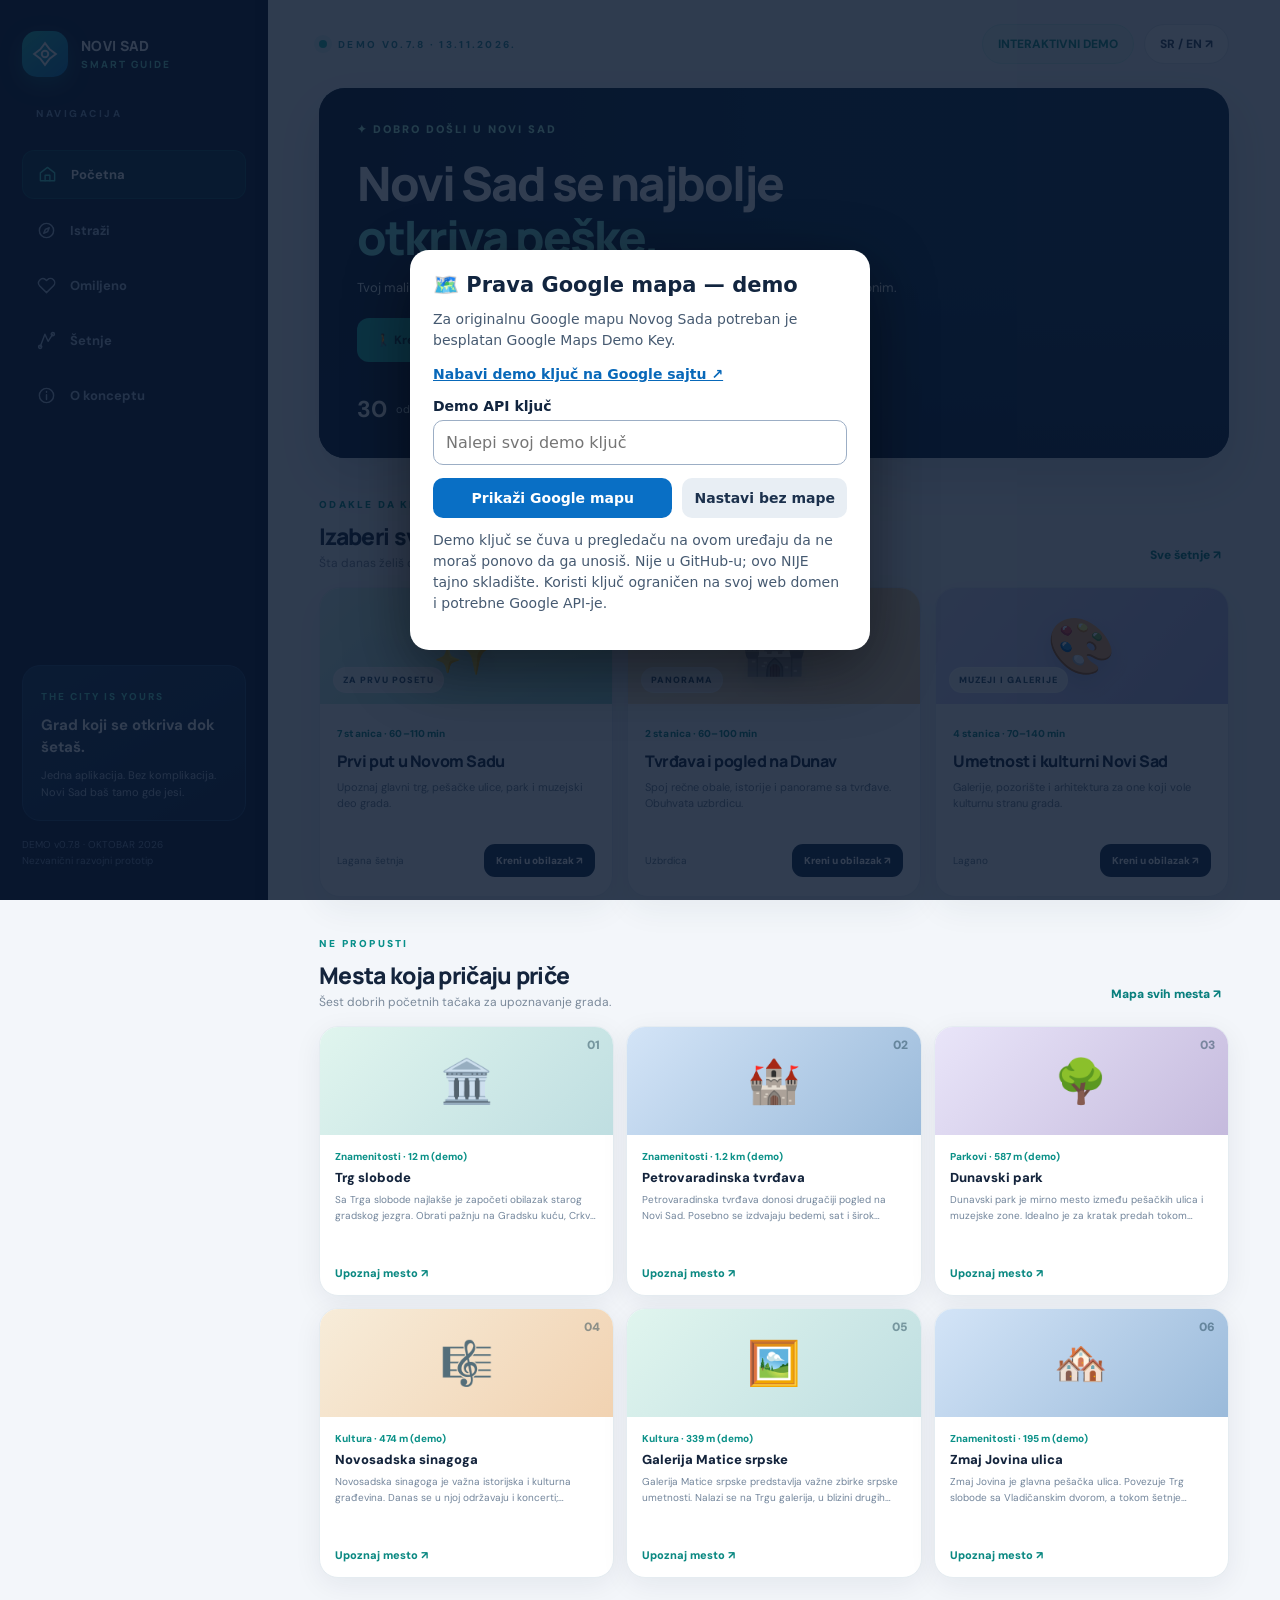
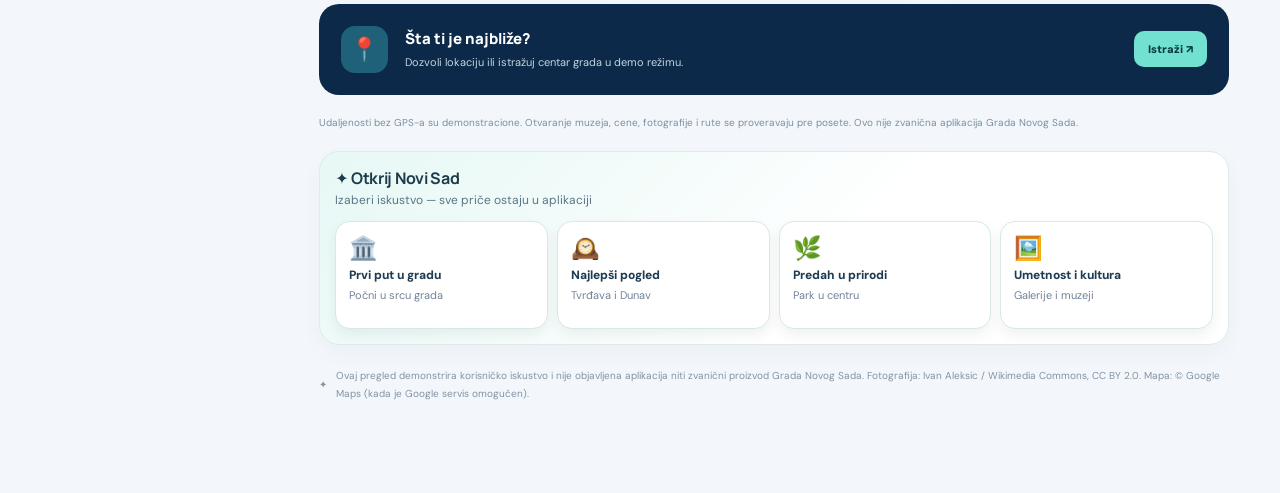
<file: preview/v078/index.html>
<!doctype html>
<html lang="sr">
<head>
  <meta charset="utf-8" />
  <meta name="viewport" content="width=device-width, initial-scale=1, viewport-fit=cover" />
  <meta name="theme-color" content="#0a1532" />
  <link rel="manifest" href="./manifest.webmanifest" />
  <link rel="apple-touch-icon" href="./icons/icon-180.png" />
  <meta name="description" content="Novi Sad Smart Guide — interaktivni koncept turističke aplikacije, oktobar 2026." />
  <title>Novi Sad Smart Guide — interaktivni prototip</title>
  <link rel="preconnect" href="https://fonts.googleapis.com" />
  <link rel="preconnect" href="https://fonts.gstatic.com" crossorigin />
  <link href="https://fonts.googleapis.com/css2?family=DM+Sans:wght@400;500;600;700;800&family=Manrope:wght@400;500;600;700;800&display=swap" rel="stylesheet" />

  <style>
    :root{--navy:#09152e;--navy2:#122849;--ink:#14243c;--muted:#627188;--line:#e8edf2;--teal:#20bfb0;--orange:#fb9869;--bg:#f3f6fa;--white:#fff;--r:19px;--shadow:0 14px 45px rgba(22,43,72,.075)}
    *{box-sizing:border-box}html,body{margin:0;min-height:100%;font-family:'DM Sans',sans-serif;color:var(--ink);background:var(--bg)}button,input{font:inherit}button{cursor:pointer}button:focus-visible,input:focus-visible{outline:3px solid #20bfb0;outline-offset:3px}a{color:inherit}h1,h2,h3,p{margin:0}.hidden{display:none!important}
    .app-shell{display:grid;grid-template-columns:268px minmax(0,1fr);min-height:100vh}
    .sidebar{background:var(--navy);color:#fff;padding:31px 22px;display:flex;flex-direction:column;gap:30px;position:sticky;top:0;height:100vh;overflow:auto}
    .brand{display:flex;align-items:center;gap:13px;text-decoration:none}.logo{width:46px;height:46px;border-radius:15px;background:linear-gradient(140deg,#25bfb3,#1179bd);display:grid;place-items:center;box-shadow:0 7px 22px #22bfb055}.logo svg{width:26px;height:26px}.brand-title{font-family:Manrope,sans-serif;font-weight:800;letter-spacing:.3px;font-size:14px;line-height:1.3}.brand-title small{font-size:10px;letter-spacing:2px;color:#73dacc;display:block;margin-top:3px}.side-label{color:#7f99bb;font-size:10px;letter-spacing:2.5px;font-weight:800;padding:0 14px}.nav{display:flex;flex-direction:column;gap:8px}.nav button{width:100%;border:0;text-align:left;background:none;color:#aec0d8;display:flex;align-items:center;gap:14px;padding:14px 15px;border-radius:12px;font-weight:700;font-size:13px}.nav button svg{width:19px;height:19px;stroke-width:1.8}.nav button:hover,.nav button.active{background:rgba(32,191,176,.15);color:#fff}.nav button.active{border:1px solid rgba(32,191,176,.2)}.nav button.active svg{color:#49ddcf}.sidebar-bottom{margin-top:auto;background:linear-gradient(150deg,#183657,#102340);border:1px solid #25466c;border-radius:18px;padding:18px}.sidebar-bottom span{color:#5de1d3;font-size:10px;letter-spacing:2px;font-weight:800}.sidebar-bottom h3{font-size:15px;line-height:1.5;margin:9px 0 8px}.sidebar-bottom p{font-size:11px;color:#b1c1d6;line-height:1.6}.side-foot{color:#7e92b0;font-size:10px;line-height:1.6;margin-top:-14px}
    .main{min-width:0;padding:24px clamp(20px,4vw,58px) 90px;max-width:1500px;width:100%;margin:auto}.top{display:flex;justify-content:space-between;align-items:center;gap:15px;margin-bottom:24px}.eyebrow{font-size:10px;font-weight:800;letter-spacing:2.3px;color:#2b8f98;text-transform:uppercase}.top-left{display:flex;align-items:center;gap:11px}.dot{width:8px;height:8px;border-radius:50%;background:#20bfae;box-shadow:0 0 0 5px #20bfb01c}.top-right{display:flex;align-items:center;gap:10px}.pill{border:1px solid #e2e8ee;background:#fff;padding:11px 15px;border-radius:100px;font-size:12px;font-weight:800;color:#32465e}.pill.soft{background:#e6f6f3;border-color:#ccf1eb;color:#138f83}.pill.click:hover{background:#edf6f6}.desktop-page-title{font-family:Manrope,sans-serif;font-size:29px;line-height:1.25;letter-spacing:-1.2px;margin-bottom:7px}.subtitle{color:var(--muted);font-size:13px;line-height:1.6}.page-head{margin:0 0 24px}
    .hero{min-height:295px;border-radius:24px;background:linear-gradient(90deg,#07152feF 2%,#0b213aca 50%,#0c244477),url('https://upload.wikimedia.org/wikipedia/commons/7/7a/Panorama_of_Novi_Sad.jpg') center 53%/cover,linear-gradient(135deg,#132d50,#247c89);position:relative;overflow:hidden;color:#fff;padding:40px 42px;box-shadow:var(--shadow);display:flex;flex-direction:column;justify-content:space-between}.hero:before{content:"";position:absolute;width:240px;height:240px;border:1px solid #ffffff25;right:-70px;top:-105px;border-radius:50%;box-shadow:0 0 0 48px #ffffff08,0 0 0 105px #ffffff08}.hero>*{position:relative}.hero-tag{display:inline-flex;align-items:center;gap:8px;border:1px solid #ffffff35;background:#ffffff14;padding:9px 12px;border-radius:100px;font-size:11px;letter-spacing:.5px;align-self:flex-start;font-weight:700}.hero h1{max-width:530px;font-family:Manrope,sans-serif;font-weight:800;letter-spacing:-1.6px;line-height:1.18;font-size:clamp(29px,3vw,46px);margin:20px 0 9px}.hero h1 em{color:#67e2d2;font-style:normal}.hero p{font-size:13px;color:#e1eaf1;line-height:1.7;max-width:520px}.hero-bottom{display:flex;gap:10px;margin-top:20px;flex-wrap:wrap}.btn{border:0;border-radius:12px;padding:13px 19px;display:inline-flex;align-items:center;justify-content:center;gap:9px;font-weight:800;font-size:12px;transition:transform .15s,background .15s}.btn:hover{transform:translateY(-1px)}.btn-primary{background:var(--teal);color:#053540}.btn-primary:hover{background:#41d2c3}.btn-ghost{background:#ffffff20;color:white;border:1px solid #ffffff40}.btn-white{background:#fff;color:#213e5b;border:1px solid var(--line)}.btn svg{width:16px;height:16px}.section-title{display:flex;align-items:center;justify-content:space-between;gap:12px;margin:30px 0 17px}.section-title h2{font-size:18px;font-family:Manrope,sans-serif;letter-spacing:-.5px}.section-title .link{border:0;background:none;color:#178d83;font-size:12px;font-weight:800}.grid-feature{display:grid;grid-template-columns:repeat(3,minmax(0,1fr));gap:14px}.feature{background:#fff;border:1px solid #eaf0f5;border-radius:17px;padding:20px;box-shadow:var(--shadow);text-align:left;min-height:174px;display:flex;flex-direction:column;align-items:flex-start;gap:13px}.feature:hover{border-color:#bde8e4;transform:translateY(-2px)}.feature-ico{width:42px;height:42px;border-radius:13px;display:grid;place-items:center;font-size:20px;background:#eaf9f5}.feature:nth-child(2) .feature-ico{background:#fff1e6}.feature:nth-child(3) .feature-ico{background:#edf2fd}.feature:nth-child(4) .feature-ico{background:#f1f0fb}.feature:nth-child(5) .feature-ico{background:#e9f4fd}.feature:nth-child(6) .feature-ico{background:#fceff3}.feature strong{font-size:13px}.feature small{color:#79899b;font-size:11px;line-height:1.5;display:block;margin-top:5px}.section-split{display:grid;grid-template-columns:minmax(0,1.58fr) minmax(260px,1fr);gap:18px}.info-banner{background:#fff;border:1px solid var(--line);border-radius:18px;padding:20px;box-shadow:var(--shadow);display:flex;gap:15px;align-items:flex-start}.info-banner .bubble{flex:0 0 42px;height:42px;border-radius:13px;background:#e8f8f4;display:grid;place-items:center;color:#188d84;font-size:20px}.info-banner strong{font-size:14px}.info-banner p{color:#6f8093;line-height:1.6;margin-top:6px;font-size:12px}.notice-orange{background:#fff4ee;border:1px solid #ffe3d0;padding:16px 18px;border-radius:16px;color:#8e4d30;font-size:12px;line-height:1.6}.prototype-note{margin-top:22px;color:#8b99a8;font-size:10px;line-height:1.7}
    .filter-bar{display:flex;gap:8px;align-items:center;flex-wrap:wrap;margin:20px 0 17px}.chip{border-radius:100px;padding:10px 14px;border:1px solid #e1e9ee;background:#fff;font-size:12px;color:#697a8e;font-weight:800}.chip.active{background:#102847;border-color:#102847;color:#fff}.map-layout{display:grid;grid-template-columns:minmax(0,1.6fr) minmax(280px,1fr);gap:16px;align-items:start}.map-wrap{position:relative;border:1px solid #dfe8ec;background:#e6f0ee;border-radius:20px;height:535px;overflow:hidden;box-shadow:var(--shadow)}#map{height:100%;width:100%;background:linear-gradient(120deg,#d7e9dc,#f0ece0)}.map-cover{position:absolute;inset:0;background:#e3eee6;overflow:hidden;display:none;align-items:center;justify-content:center}.map-cover .roads{position:absolute;inset:-20%;transform:rotate(-12deg);background:repeating-linear-gradient(0deg,transparent 0 50px,#fff 51px 63px,transparent 64px 115px),repeating-linear-gradient(90deg,transparent 0 65px,#f9fcfb 66px 79px,transparent 80px 153px)}.map-cover .river{position:absolute;inset:30% -40% 27% 6%;transform:rotate(-24deg);background:#a9d7df;border-radius:48%;box-shadow:0 0 0 15px #cae6e5}.map-cover p{position:absolute;bottom:20px;background:#ffffffe0;padding:12px;border-radius:9px;color:#476170;font-size:12px;text-align:center;max-width:260px}.map-badge{position:absolute;top:17px;left:17px;z-index:500;background:#fff;padding:11px 15px;border-radius:12px;box-shadow:0 6px 22px #0001;display:flex;align-items:center;gap:9px;font-size:11px;font-weight:800}.map-badge .pulse{width:9px;height:9px;border-radius:50%;background:#1fc2b2;box-shadow:0 0 0 5px #17b7a92a}.map-actions{position:absolute;bottom:20px;left:18px;right:18px;display:flex;gap:10px;z-index:500}.map-actions button{box-shadow:0 10px 25px #0002}.map-actions .btn{white-space:nowrap}.map-actions .btn-white{background:#fff}.map-actions .btn-primary{background:#122d50;color:#fff}.radius-select{margin-left:auto;border:1px solid var(--line);padding:10px 13px;background:#fff;border-radius:13px;color:#355063;font-weight:800;font-size:12px}.results-panel{background:#fff;border-radius:20px;padding:20px;border:1px solid var(--line);box-shadow:var(--shadow);height:535px;overflow:auto}.panel-title{display:flex;justify-content:space-between;align-items:center;margin-bottom:16px}.panel-title strong{font-size:14px}.counter{color:#0a9386;background:#e1f7f2;border-radius:100px;padding:6px 9px;font-size:11px;font-weight:800}.search{width:100%;border:1px solid #e1e9ef;background:#f7f9fb;border-radius:11px;padding:12px 13px;font-size:12px;margin-bottom:13px;outline:none}.place{display:flex;gap:12px;padding:14px 2px;border-bottom:1px solid #eef2f5;cursor:pointer;align-items:center}.place:hover .place-name{color:#0f9f95}.place:last-child{border-bottom:0}.place-icon{flex:0 0 47px;height:49px;display:grid;place-items:center;border-radius:13px;font-size:22px;background:linear-gradient(145deg,#e9f4f1,#def1ed)}.place-icon.park{background:#e9f5e7}.place-icon.culture{background:#f6edfa}.place-name{font-size:12px;font-weight:800;margin-bottom:5px}.place-sub{font-size:10px;color:#91a0ae;line-height:1.5}.place-fav{margin-left:auto;border:0;background:transparent;font-size:18px;color:#f39b6e;padding:6px}.map-pin{background:#fff;border:3px solid #1db9ac;width:36px;height:36px;border-radius:13px;display:grid;place-items:center;font-size:19px;box-shadow:0 6px 15px #122b4440}.leaflet-div-icon{background:transparent;border:0}.leaflet-popup-content-wrapper{border-radius:14px}.leaflet-popup-content{font-family:'DM Sans',sans-serif}
    .tour-hero{background:linear-gradient(135deg,#092541,#1f5d65);color:#fff;padding:24px;border-radius:20px;margin-bottom:18px}.tour-hero h2{font-family:Manrope,sans-serif;font-size:23px;margin:8px 0}.tour-hero p{font-size:12px;line-height:1.7;color:#c7dfdf}.route-steps{background:#fff;border:1px solid var(--line);border-radius:18px;padding:23px}.step{display:flex;gap:15px;padding-bottom:22px;position:relative}.step:not(:last-child):before{content:"";position:absolute;top:30px;bottom:0;width:2px;background:#d9eeeb;left:15px}.step:last-child{padding:0}.num{width:31px;height:31px;display:grid;place-items:center;border-radius:50%;color:#007c76;background:#d9f8f0;font-size:11px;font-weight:800;z-index:1;flex:0 0 31px}.step h3{font-size:13px;margin:4px 0 4px}.step p{font-size:11px;color:#7f91a0}.step button{margin-left:auto;align-self:flex-start;border:0;border-radius:9px;background:#e9f8f3;color:#168b81;font-size:11px;font-weight:800;padding:9px 11px}.empty{padding:44px 17px;text-align:center;color:#7f90a0;font-size:13px;line-height:1.7}.empty .illustration{font-size:40px;display:block;margin-bottom:12px}
    .modal-shade{position:fixed;inset:0;background:#071528ab;z-index:1500;display:flex;align-items:center;justify-content:center;padding:18px;backdrop-filter:blur(4px)}.modal{width:min(100%,500px);background:#fff;border-radius:23px;overflow:hidden;box-shadow:0 30px 100px #07152855;max-height:min(90vh,760px);overflow-y:auto}.modal-visual{height:176px;position:relative;background:linear-gradient(145deg,#102f50,#167d87);display:flex;align-items:center;justify-content:center;color:#fff}.modal-visual .large-emoji{font-size:86px;filter:drop-shadow(0 15px 20px #0003)}.modal-topper{position:absolute;top:17px;left:22px;border:1px solid #ffffff77;background:#ffffff29;border-radius:30px;padding:7px 10px;font-size:10px;font-weight:800}.modal-close{position:absolute;right:16px;top:16px;background:#ffffffde;color:#142940;border:0;border-radius:100px;width:33px;height:33px;font-weight:900;font-size:17px}.modal-body{padding:26px}.modal-body h2{font-size:23px;font-family:Manrope,sans-serif;letter-spacing:-.7px;margin:5px 0 10px}.modal-body p{font-size:13px;line-height:1.8;color:#65798b}.detail-tag{color:#189b90;font-size:10px;letter-spacing:1.5px;font-weight:800}.detail-facts{display:flex;gap:9px;flex-wrap:wrap;margin:19px 0}.detail-facts span{border:1px solid #e4ecf0;padding:9px 11px;border-radius:9px;font-size:10px;color:#577085;font-weight:700}.modal-actions{display:flex;gap:9px;flex-wrap:wrap}.modal-actions .btn{flex:1;min-width:110px}.toast{position:fixed;right:24px;bottom:24px;z-index:3000;background:#112e42;color:#fff;padding:15px 19px;border-radius:15px;max-width:390px;box-shadow:0 20px 40px #0003;font-size:12px;line-height:1.6;display:none}.toast.show{display:block}.footnote{display:flex;align-items:center;gap:9px;margin-top:22px;color:#8293a5;font-size:10px;line-height:1.8}.mobile-nav{display:none}
    @media(max-width:1100px){.app-shell{grid-template-columns:220px minmax(0,1fr)}.sidebar{padding:24px 15px}.main{padding:23px 24px 70px}.hero{min-height:265px}.grid-feature{grid-template-columns:repeat(2,minmax(0,1fr))}.map-layout{grid-template-columns:1fr}.results-panel{height:auto;max-height:410px}.map-wrap{height:420px}.section-split{grid-template-columns:1fr}}
    @media(max-width:740px){.app-shell{display:block}.sidebar{display:none}.main{padding:16px 15px 104px}.top{margin-bottom:18px}.top-right .pill.soft{display:none}.pill{padding:10px 12px}.hero{min-height:290px;border-radius:21px;padding:26px 23px}.hero h1{font-size:34px;margin:16px 0 7px}.hero p{font-size:12px}.hero-bottom .btn{padding:12px}.grid-feature{grid-template-columns:repeat(2,minmax(0,1fr));gap:10px}.feature{min-height:150px;padding:16px;gap:10px}.feature small{font-size:10px}.section-title{margin:25px 0 14px}.map-wrap{height:425px}.map-actions{flex-wrap:wrap;bottom:13px;left:10px;right:10px}.map-actions .btn{padding:11px;font-size:11px}.radius-select{font-size:11px;padding:9px}.map-badge{top:13px;left:11px}.desktop-page-title{font-size:24px}.mobile-nav{display:grid;grid-template-columns:repeat(5,1fr);position:fixed;bottom:0;left:0;right:0;z-index:1000;background:#fff;border-top:1px solid #e7edf2;padding:9px 8px calc(9px + env(safe-area-inset-bottom));box-shadow:0 -9px 30px #20355012}.mobile-nav button{display:flex;flex-direction:column;align-items:center;gap:4px;background:none;border:0;color:#8494a6;font-size:9px;font-weight:800}.mobile-nav button svg{width:21px;height:21px}.mobile-nav button.active{color:#178e88}.modal-shade{padding:10px}.modal-visual{height:155px}.modal-body{padding:21px}.toast{left:14px;bottom:90px;right:14px}.chip{font-size:11px;padding:9px 12px}}
    .map-badge{max-width:calc(100% - 85px);line-height:1.35}.map-badge span:last-child{overflow-wrap:anywhere}.map-actions{align-items:center}.map-actions button{max-width:46%;white-space:normal;text-align:center}.map-cover{z-index:2}.map-actions,.map-badge{z-index:500}
    @media(max-width:740px){.map-actions button{font-size:10px;max-width:45%;padding:10px 9px}.radius-select{margin-left:0;max-width:30%;padding:10px 6px}.map-badge{font-size:10px;max-width:75%}}
    @media(prefers-reduced-motion:reduce){*,*:before,*:after{scroll-behavior:auto!important;transition:none!important}}

    /* Modern vector map experience; attribution remains visible. */
    #map{position:absolute;inset:0;width:100%;height:100%;background:#e9f0f2}
    .maplibregl-map{font-family:'DM Sans',sans-serif}
    .maplibregl-ctrl-top-right{top:76px;right:12px}
    .maplibregl-ctrl-group{border:1px solid #e4ebed!important;border-radius:13px!important;overflow:hidden;box-shadow:0 8px 26px #10284718!important}
    .maplibregl-ctrl-attrib{background:#ffffffdd!important;font-size:10px!important;border-radius:8px 0 0 0}
    .map-style-control{position:absolute;z-index:501;top:76px;left:16px;display:flex;gap:3px;padding:5px;background:#fff;border:1px solid #e5ebef;border-radius:13px;box-shadow:0 8px 25px #10284718}
    .map-style-control button{font-size:11px;padding:9px 11px;border:0;border-radius:9px;background:transparent;color:#536c82;font-weight:800}
    .map-style-control button.active{background:#142c4d;color:#fff}
    .map-style-control button:focus-visible{outline:2px solid #20bfb0}
    .map-pin{width:39px;height:39px;border:2px solid white;border-radius:14px;background:#fff;box-shadow:0 4px 15px #132c4160;display:grid;place-items:center;font-size:19px;cursor:pointer;transition:transform .15s ease}
    .map-pin:hover{transform:translateY(-3px) scale(1.06)}
    .map-pin.park{background:#e5f6e5}.map-pin.culture{background:#f5ecfc}
    .user-position-marker{width:20px;height:20px;border-radius:50%;background:#028dc5;border:4px solid #fff;box-shadow:0 0 0 5px #018dca45,0 3px 11px #19344f55}
    .map-cover{z-index:2;background:#e5eef0}
    .map-cover .roads,.map-cover .river{display:none}
    .map-error-content{text-align:center;padding:25px 20px;max-width:320px;position:relative;z-index:2}
    .map-error-content strong{font:800 18px Manrope,sans-serif;display:block;margin-bottom:8px}
    .map-error-content p{position:static;background:none;padding:0;color:#466174;font-size:13px;margin-bottom:14px;max-width:initial}
    .map-error-content button{border:0;border-radius:12px;background:#102847;color:#fff;font-weight:800;padding:11px 15px}
    .gps-inline-status{position:absolute;bottom:82px;left:18px;right:18px;z-index:500;max-width:440px;border-radius:12px;background:#ffffffed;color:#3c6074;border:1px solid #dae7e9;padding:9px 12px;font-size:11px;font-weight:700;box-shadow:0 7px 24px #10284712}
    .gps-inline-status.error{color:#a34d37;background:#fff8f4;border-color:#f5d4c5}
    @media(max-width:740px){.map-style-control{top:72px;left:12px}.map-style-control button{padding:8px;font-size:10px}.maplibregl-ctrl-top-right{top:70px;right:9px}.gps-inline-status{bottom:83px;left:12px;right:12px;font-size:10px}.map-badge{top:13px;left:12px}}

    /* v0.3.6: visible fallback with reason, so map errors aren't blank mystery screens. */
    #mapFallback{padding:0;justify-content:stretch;align-items:stretch;background:#e5eff2}
    #mapFallback iframe{border:0;width:100%;height:100%;position:absolute;inset:0;opacity:.98}
    #mapFallback .map-error-content{position:absolute;left:12px;right:12px;top:76px;margin:auto;background:rgba(255,255,255,.96);padding:13px 16px;border:1px solid #dce8ef;box-shadow:0 8px 34px rgba(9,26,49,.17);border-radius:13px;max-width:360px}
    #mapFallback .map-error-content strong{font-size:14px;margin-bottom:5px}
    #mapFallback .map-error-content p{font-size:11px;margin-bottom:10px;line-height:1.5}
    #mapFallback .map-error-buttons{display:flex;align-items:center;justify-content:center;gap:7px;flex-wrap:wrap}
    #mapFallback .map-error-buttons button{padding:8px 10px;font-size:11px}
    #mapFallback .map-error-buttons a{font-size:11px;font-weight:800;background:#ecf5f7;padding:8px 10px;border-radius:11px;text-decoration:none;color:#123c52}
    @media(max-width:740px){#mapFallback .map-error-content{top:115px;left:8px;right:8px}}
  
/* Lightweight interactive map v0.3.6 */
.tour-raster{position:relative;overflow:hidden;user-select:none;-webkit-user-select:none;touch-action:none;overscroll-behavior:contain;cursor:grab;background:#e2eced}
.tour-raster:active{cursor:grabbing}
.raster-tiles{position:absolute;inset:0;pointer-events:none;overflow:visible;transform-origin:50% 50%;will-change:transform}
.raster-tile{position:absolute;object-fit:fill;max-width:none;user-select:none}
.raster-tiles.raster-soft{filter:saturate(.50) contrast(.96) brightness(1.05)}
.raster-overlay{position:absolute;inset:0;pointer-events:none;transform-origin:50% 50%;will-change:transform}
.raster-circle{position:absolute;transform:translate(-50%,-50%);border-radius:50%;pointer-events:none}
.raster-search-radius{border:2px dashed rgba(4,142,138,.55);background:rgba(19,191,175,.07)}
.raster-accuracy{border:1px solid rgba(35,137,207,.5);background:rgba(21,135,229,.13)}
.raster-you{position:absolute;transform:translate(-50%,-50%);width:18px;height:18px;border:3px solid #fff;border-radius:50%;background:#1688f2;box-shadow:0 0 0 7px #1d96e82b,0 2px 9px #1238}
.raster-pin{position:absolute;transform:translate(-50%,-100%);width:40px;height:40px;display:grid;place-items:center;font-size:20px;border:3px solid #fff;border-radius:13px;background:#effffb;box-shadow:0 5px 15px #052d4460;pointer-events:auto;cursor:pointer}
.raster-pin:hover{transform:translate(-50%,-105%) scale(1.08);background:#d0f7ee}
.raster-pin:focus-visible{outline:3px solid #008a82}
.raster-zoom{position:absolute;top:12px;right:12px;display:flex;flex-direction:column;z-index:6;border:1px solid #dce6eb;border-radius:12px;overflow:hidden;box-shadow:0 3px 12px #132b2833}
.raster-zoom button{width:37px;height:38px;border:0;background:#fff;color:#17334f;font-size:24px;line-height:1}
.raster-zoom button+button{border-top:1px solid #e4e8ec}
.raster-attribution{position:absolute;bottom:2px;right:7px;z-index:6;background:#ffffffe9;border-radius:5px;font-size:10px;color:#2d4556;padding:3px 5px}
.raster-attribution a{color:inherit}
@media(max-width:740px){.raster-zoom{top:8px;right:8px}.raster-pin{width:36px;height:36px;font-size:18px}}


/* v0.3.6 — refined cartography and internal route panel */
.raster-tiles.raster-modern{filter:saturate(.69) contrast(.91) brightness(1.08) hue-rotate(-4deg)}
.raster-tiles.raster-soft{filter:saturate(.26) contrast(.86) brightness(1.1)}
.map-wrap{border-radius:26px;box-shadow:0 20px 45px rgba(19,45,64,.12)}
.raster-pin{border:2px solid rgba(255,255,255,.97);background:linear-gradient(150deg,#ffffff,#e5fbf6);border-radius:16px;box-shadow:0 5px 16px rgba(10,60,80,.25),0 1px 2px rgba(0,0,0,.07);transition:transform .15s ease,box-shadow .15s ease}
.raster-pin:hover{box-shadow:0 12px 24px #0e4a6c50}
.raster-route{position:absolute;inset:0;width:100%;height:100%;pointer-events:none;overflow:visible;filter:drop-shadow(0 2px 5px #2189e855)}
.route-end-marker{position:absolute;z-index:4;transform:translate(-50%,-100%);background:#163958;border:3px solid white;border-radius:15px 15px 15px 4px;color:#fff;width:40px;height:40px;display:grid;place-items:center;font-size:24px;box-shadow:0 5px 15px #16395860}
#routePanel{position:absolute;left:14px;right:14px;top:117px;z-index:510;background:#ffffffed;backdrop-filter:blur(16px);-webkit-backdrop-filter:blur(16px);border:1px solid #d9e8ee;border-radius:19px;padding:16px;box-shadow:0 12px 35px #17354e33;max-width:450px}
.route-panel-head{display:flex;gap:12px;align-items:flex-start;justify-content:space-between}.route-panel-head strong{font:800 14px Manrope,sans-serif}.route-panel-head p{font-size:11px;color:#627c91;margin-top:4px;line-height:1.45}
.route-close{border:0;border-radius:10px;background:#e8f0f4;color:#21435a;font-size:18px;width:32px;height:32px;flex:none}
.route-stats{display:flex;gap:8px;margin-top:13px;flex-wrap:wrap}.route-stats span{background:#e7f6fc;color:#1e6589;font-weight:800;font-size:12px;padding:9px 11px;border-radius:10px}
.route-steps-preview{max-height:155px;overflow:auto;margin-top:12px;padding-left:17px;color:#49657b;font-size:11px;line-height:1.6}.route-steps-preview li{margin-bottom:5px}
.route-panel-foot{color:#667f90;font-size:10px;margin-top:9px;line-height:1.5}
.route-panel-actions{display:flex;flex-wrap:wrap;gap:7px;margin-top:11px}.route-panel-actions button,.route-panel-actions a{border:0;border-radius:10px;background:#163958;color:#fff;padding:10px 12px;font-size:11px;font-weight:800;text-decoration:none}.route-panel-actions a{background:#ebf3f6;color:#174d6b}
@media(max-width:740px){#routePanel{top:126px;left:8px;right:8px;padding:12px}.route-steps-preview{max-height:94px}.map-actions{bottom:12px;left:8px;right:8px;gap:5px}.map-actions .btn{padding:9px 11px;font-size:10px}}


/* v0.3.6 navigation: hiding instructions never deletes the route */
.route-close{font-weight:900;font-size:18px;line-height:1;transition:background .2s}
.route-close:hover{background:#d5e9f2}
.route-restore{position:absolute;z-index:510;left:16px;bottom:86px;max-width:calc(100% - 32px);border:1px solid #d5e8f0;background:#fff;border-radius:16px;padding:12px 15px;color:#163958;font-size:12px;font-weight:850;box-shadow:0 9px 30px rgba(13,56,84,.26);display:flex;align-items:center;gap:12px}
.route-restore .route-rest-arrow{font-size:17px;color:#0b8b94}
.route-end-btn{background:#edf0f2!important;color:#536474!important}
.map-poi-toggle{position:absolute;top:126px;left:16px;z-index:505;border:1px solid rgba(197,225,228,.9);border-radius:12px;background:rgba(255,255,255,.96);padding:10px 13px;box-shadow:0 8px 24px rgba(9,40,60,.14);color:#214b63;font-weight:800;font-size:11px}
.map-poi-toggle:disabled{opacity:.65;cursor:wait}
.map-poi-status{position:absolute;top:173px;left:16px;max-width:330px;z-index:505;background:#fffef3;border:1px solid #ebe0b6;border-radius:12px;padding:10px;color:#726134;font-size:11px;line-height:1.45;box-shadow:0 6px 16px #1b3e4b18}
.raster-poi{position:absolute;transform:translate(-50%,-50%);pointer-events:auto;background:#fff;border:2px solid rgba(252,254,255,.96);box-shadow:0 4px 11px #15364a35;border-radius:50%;width:31px;height:31px;display:grid;place-items:center;font-size:14px;cursor:pointer;z-index:3}
.raster-poi:hover,.raster-poi:focus-visible{outline:3px solid #21baac;transform:translate(-50%,-50%) scale(1.12)}
.poi-popup{position:absolute;z-index:512;right:12px;bottom:86px;width:min(315px,calc(100% - 24px));padding:15px 17px;border:1px solid #d9e8ef;background:#fff;border-radius:17px;box-shadow:0 15px 45px rgba(13,43,65,.28)}
.poi-popup strong{display:block;font:800 15px Manrope,sans-serif;margin:7px 28px 7px 0;line-height:1.35;color:#122e49}
.poi-popup-label{color:#078f8a;font-size:10px;font-weight:900;letter-spacing:.4px}
.poi-popup p{color:#6c7c8c;font-size:11px;line-height:1.5}
.poi-popup-x{position:absolute;right:12px;top:10px;border:0;background:#edf3f6;border-radius:9px;width:29px;height:29px;font-size:19px;color:#24475f}
.poi-popup-actions{display:flex;gap:8px;margin-top:12px;align-items:center}
.poi-popup-actions button,.poi-popup-actions a{background:#173753;color:#fff;border:0;border-radius:10px;padding:9px 12px;font-size:11px;font-weight:800;text-decoration:none}
.poi-popup-actions a{background:#eff5f5;color:#164058}
@media(min-width:900px){.map-wrap{height:585px}.results-panel{height:585px}}
@media(max-width:740px){.map-poi-toggle{top:120px;left:12px;padding:9px;font-size:10px}.map-poi-status{top:158px;left:12px;right:12px;max-width:none;font-size:10px}.route-restore{bottom:80px;left:9px}.poi-popup{bottom:87px;right:8px}.map-wrap{height:490px}}


    /* v0.4.0 navigation UI. These controls stay fixed when the map underneath rotates. */
    .raster-heading-arrow{position:absolute;top:-7px;left:50%;width:0;height:0;border-left:8px solid transparent;border-right:8px solid transparent;border-bottom:17px solid #0874cf;transform-origin:50% 100%;filter:drop-shadow(0 1px 2px #fff)}
    .heading-controls{position:absolute;top:160px;right:10px;z-index:505;display:flex;flex-direction:column;gap:7px}
    .heading-controls button{border:1px solid #d8e5eb;background:#fff;color:#163354;box-shadow:0 4px 15px #193b5130;border-radius:12px;min-width:50px;padding:9px 10px;font-size:11px;font-weight:800;display:flex;align-items:center;justify-content:center;flex-direction:column;gap:1px}
    .heading-controls button.active{background:#123958;color:#fff}
    .heading-controls .bearing-needle{display:block;font-size:19px;line-height:22px;font-weight:900;color:#dc5b4d;transform-origin:center;transition:transform .14s linear}
    .heading-controls button.active .bearing-needle{color:#59f4de}
    .heading-status{position:absolute;z-index:505;top:88px;right:13px;max-width:170px;text-align:right;background:#ffffffed;padding:6px 9px;border-radius:9px;color:#345773;font-size:10px;box-shadow:0 3px 12px #102b4918}
    .nav-hud{position:absolute;left:11px;right:11px;bottom:92px;z-index:512;display:flex;gap:11px;align-items:center;background:#0e2a48ed;color:#fff;border-radius:16px;border:1px solid #66bcda55;box-shadow:0 10px 28px #0a1b3450;padding:11px 13px;max-width:540px;backdrop-filter:blur(12px)}
    .nav-hud .nav-arrow{flex:0 0 36px;height:36px;display:grid;place-items:center;font-size:25px;color:#5de6e0;transition:transform .15s linear}
    .nav-hud strong{font-size:12px;display:block}.nav-hud small{font-size:10px;color:#d2e2ee;display:block;margin-top:3px;line-height:1.45}
    .nav-hud button{border:1px solid #d9e9f477;color:#fff;background:#ffffff19;border-radius:9px;padding:8px;font-size:11px;font-weight:800;margin-left:auto}
    .nav-live-controls{position:absolute;z-index:512;left:11px;bottom:164px;display:flex;gap:7px}
    .nav-live-controls button{border:0;background:#fff;color:#183c59;border-radius:10px;box-shadow:0 3px 17px #193b5130;padding:9px 11px;font-size:11px;font-weight:800}
    .nav-live-controls button.active{background:#0e5367;color:#fff}
    @media(max-width:740px){.heading-controls{top:172px;right:8px}.heading-controls button{min-width:45px;padding:7px 8px;font-size:10px}.heading-status{top:85px;right:8px}.nav-hud{bottom:95px;padding:9px;left:8px;right:8px}.nav-live-controls{bottom:166px;left:8px}.route-restore{bottom:176px;left:8px}.nav-hud small{font-size:9px}.map-wrap{height:550px}}

/* v0.4.0 place content, accessibility and navigation */
.nav-reroute{background:#fdf2d8!important;color:#1d3850!important;font-weight:800!important}
.nearby-title{font-size:15px;margin:18px 0 8px}
.nearby-grid{display:grid;gap:7px}
.nearby-place{display:flex;align-items:center;gap:9px;width:100%;padding:10px 12px;border:1px solid #dfebee;border-radius:12px;background:#f8fbfc;color:#18324d;text-align:left;cursor:pointer}
.nearby-place span{font-size:20px}.nearby-place strong{font-size:12px;flex:1}.nearby-place small{color:#658198}
.place-source a{color:#126f89;text-decoration:underline;font-weight:700;font-size:12px}
.detail-disclaimer{padding:9px 12px;background:#fff5e5;color:#77551c;border-radius:10px;font-size:11px;line-height:1.5}
.walk-card{border:1px solid #dae7ee;border-radius:18px;background:#fff;overflow:hidden;margin:14px 0 22px}
.walk-card-head{padding:22px;background:#102b4a;color:#fff}.walk-card-head h2{margin:10px 0;font-size:21px}.walk-card-head p{opacity:.8;font-size:12px}
.walk-card .route-steps{padding:10px 18px 17px}
@media(max-width:740px){.nav-hud{gap:6px}.nav-hud .nav-reroute{padding:6px;font-size:10px}.nav-hud strong{font-size:11px}.nav-hud .nav-arrow{flex-basis:23px}.walk-card-head{padding:16px}}
</style>
<link rel="stylesheet" href="./discovery-v050.css?v=078" />
</head>
<body>
<div class="app-shell">
  <aside class="sidebar">
    <a class="brand" href="#home" onclick="showPage('home');return false">
      <div class="logo"><svg viewBox="0 0 24 24" fill="none" stroke="white" stroke-width="1.8"><path d="M12 2 16.3 7.7 22 12l-5.7 4.3L12 22l-4.3-5.7L2 12l5.7-4.3L12 2Z"/><circle cx="12" cy="12" r="3"/></svg></div>
      <div class="brand-title">NOVI SAD<small>SMART GUIDE</small></div>
    </a>
    <div class="side-label" data-i18n="navigation">NAVIGACIJA</div>
    <nav class="nav" id="sideNav"></nav>
    <div class="sidebar-bottom"><span>THE CITY IS YOURS</span><h3 data-i18n="sideHeadline">Grad koji se otkriva dok šetaš.</h3><p data-i18n="sideText">Jedna aplikacija. Bez komplikacija. Novi Sad baš tamo gde jesi.</p></div>
    <p class="side-foot" data-i18n="prototypeFoot">DEMO v0.7.8 · Google Maps · OKTOBAR 2026<br>Nezvanični razvojni prototip</p>
  </aside>
  <main class="main">
    <header class="top"><div class="top-left"><div class="dot"></div><span class="eyebrow" data-i18n="previewLabel">DEMO v0.7.8 · 13.11.2026.</span></div><div class="top-right"><span class="pill soft" data-i18n="demoLabel">INTERAKTIVNI DEMO</span><button id="langBtn" class="pill click" onclick="toggleLang()" aria-label="Promeni jezik">SR / EN ↗</button></div></header>
    <div id="page"></div>
    <div class="footnote"><span>✦</span><span data-i18n="footer">Ovaj pregled demonstrira korisničko iskustvo i nije objavljena aplikacija niti zvanični proizvod Grada Novog Sada. Fotografija: Ivan Aleksic / Wikimedia Commons, CC BY 2.0. Mapa: © Google Maps (kada je Google servis omogućen).</span></div>
  </main>
</div>
<nav class="mobile-nav" id="mobileNav" aria-label="Glavna navigacija"></nav>
<div class="modal-shade hidden" id="modalShade" onclick="if(event.target===this) closeModal()"><div class="modal" id="modal" role="dialog" aria-modal="true" aria-labelledby="modalTitle"></div></div>
<div class="toast" id="toast" role="status" aria-live="polite"></div>
<!-- Google Maps browser SDK is loaded after a visitor enters their own test key. -->
<script>
// Upgrade bridge must stay inline: v0.6.5 workers can return stale external scripts.
if ('serviceWorker' in navigator && ['https:', 'http:'].includes(location.protocol)) {
  const wasControlled = Boolean(navigator.serviceWorker.controller);
  let reloading = false;
  navigator.serviceWorker.addEventListener('controllerchange', () => {
    if (!wasControlled || reloading) return;
    reloading = true;
    location.reload(); // Switch the whole document to the atomically installed release.
  });
  window.addEventListener('load', () => {
    navigator.serviceWorker.register('./sw.js', {updateViaCache:'none'})
      .then(registration => registration.update()).catch(() => {});
  });
}
</script>
<script src="./google-maps-config.js?v=078"></script>
<script src="./google-maps-engine.js?v=078"></script>
<script>
'use strict';
const center={lat:45.25565,lng:19.84563};
const MAP_STYLES={modern:"standard",minimal:"soft"};
const places=[
{id:'trg',sr:'Trg slobode',en:'Liberty Square',cat:'sights',emoji:'🏛️',lat:45.25562,lng:19.84548,descriptionSr:'Glavni gradski trg i odlična polazna tačka za upoznavanje centra Novog Sada.',descriptionEn:'The city’s central square and a perfect starting point for exploring Novi Sad.'},
{id:'crkva',sr:'Crkva Imena Marijinog',en:'Name of Mary Church',cat:'sights',emoji:'⛪',lat:45.255651,lng:19.845630,descriptionSr:'Prepoznatljiva neogotička crkva u samom srcu Novog Sada, na Trgu slobode.',descriptionEn:'A distinctive Gothic Revival church in the heart of Novi Sad, on Liberty Square.'},
{id:'tvrdjava',sr:'Petrovaradinska tvrđava',en:'Petrovaradin Fortress',cat:'sights',emoji:'🏰',lat:45.25236,lng:19.86089,descriptionSr:'Jedna od najpoznatijih znamenitosti grada, sa pogledom na Dunav i Novi Sad.',descriptionEn:'One of the city’s best-known landmarks, overlooking the Danube and Novi Sad.'},
{id:'dunavski',sr:'Dunavski park',en:'Danube Park',cat:'parks',emoji:'🌳',lat:45.2574,lng:19.8527,descriptionSr:'Mirna zelena oaza na nekoliko minuta od pešačke zone u centru.',descriptionEn:'A peaceful green space a short walk from the pedestrian centre.'},
{id:'muzej',sr:'Muzej Vojvodine',en:'Museum of Vojvodina',cat:'culture',emoji:'🏺',lat:45.2577,lng:19.85375,descriptionSr:'Mesto za otkrivanje kulturne i istorijske baštine Vojvodine.',descriptionEn:'Discover the culture and history of the Vojvodina region.'},
{id:'zmaj',sr:'Zmaj Jovina ulica',en:'Zmaj Jovina Street',cat:'sights',emoji:'🏘️',lat:45.25585,lng:19.8481,descriptionSr:'Jedna od najpoznatijih pešačkih ulica, sa istorijskim fasadama i gradskim ritmom.',descriptionEn:'A celebrated pedestrian street with historic facades and a lively atmosphere.'},
{id:'sinagoga',sr:'Novosadska sinagoga',en:'Novi Sad Synagogue',cat:'culture',emoji:'🎼',lat:45.2545,lng:19.8398,descriptionSr:'Upečatljiva kulturno-istorijska građevina poznata i kao koncertni prostor.',descriptionEn:'An impressive historic landmark also known as a concert venue.'},
{id:'galerija',sr:'Galerija Matice srpske',en:'Gallery of Matica Srpska',cat:'culture',emoji:'🖼️',lat:45.252601,lng:19.845808,descriptionSr:'Umetnička galerija na Trgu galerija 1, sa važnim zbirkama srpske umetnosti.',descriptionEn:'Art museum at Trg galerija 1, presenting important collections of Serbian art.',source:'https://www.digitalizacija.ns.rs/sr/institucije/galerija-matice-srpske'},
{id:'snp',sr:'Srpsko narodno pozorište',en:'Serbian National Theatre',cat:'culture',emoji:'🎭',lat:45.2550863,lng:19.8427834,descriptionSr:'Jedna od najvažnijih kulturnih institucija u Novom Sadu, na Pozorišnom trgu 1.',descriptionEn:'A landmark performing arts institution at Pozorišni trg 1.',source:'https://www.snp.org.rs/'},
{id:'dunavska',sr:'Dunavska ulica',en:'Dunavska Street',cat:'sights',emoji:'🏘️',lat:45.256231,lng:19.851065,descriptionSr:'Stara gradska pešačka ulica koja povezuje Zmaj Jovinu ulicu i Dunavski park.',descriptionEn:'Historic pedestrian street connecting Zmaj Jovina Street to Danube Park.',source:'https://novisad.travel/arhitektura-single/dunavska-ulica/'},
{id:'vladicanski',sr:'Vladičanski dvor',en:'Bishop’s Palace',cat:'sights',emoji:'🏰',lat:45.2570,lng:19.8479,descriptionSr:'Istorijska rezidencija episkopa Bačke eparhije na kraju Zmaj Jovine ulice.',descriptionEn:'Historic bishop’s residence at the end of Zmaj Jovina pedestrian street.',source:'https://novisad.rs/eng/tourism'},
{id:'gradskakuca',sr:'Gradska kuća',en:'Novi Sad City Hall',cat:'sights',emoji:'🏛️',lat:45.254809,lng:19.844404,descriptionSr:'Neorenesansno zdanje na Trgu slobode, izgrađeno krajem 19. veka.',descriptionEn:'Neo-Renaissance city hall on Liberty Square, dating to the late 19th century.',source:'https://www.digitalizacija.ns.rs/en/city-hall'},
{id:'biblioteka',sr:'Biblioteka Matice srpske',en:'Library of Matica Srpska',cat:'culture',emoji:'📚',lat:45.259269,lng:19.845276,descriptionSr:'Značajna nacionalna biblioteka na adresi Matice srpske 1.',descriptionEn:'Major research and national library at Matice srpske 1.',source:'https://www.digitalizacija.ns.rs/en/institucije/library-matica-srpska'},
{id:'beljanski',sr:'Spomen-zbirka Pavla Beljanskog',en:'Pavle Beljanski Memorial Collection',cat:'culture',emoji:'🖼️',lat:45.252778,lng:19.846111,descriptionSr:'Zbirka srpske i jugoslovenske umetnosti, Trg galerija 2.',descriptionEn:'Art collection featuring Serbian and Yugoslav painters at Trg galerija 2.',source:'https://novisad.travel/ns-price/novosadske-price-spomen-zbirka-pavla-beljanskog/'},
{id:'zmaj-spomenik',sr:'Spomenik Jovanu Jovanoviću Zmaju',en:'Jovan Jovanović Zmaj Monument',cat:'sights',emoji:'🗿',lat:45.25687,lng:19.84774,descriptionSr:'Bronzana statua pesnika Jovana Jovanovića Zmaja ispred Vladičanskog dvora.',descriptionEn:'Bronze monument to the poet Jovan Jovanović Zmaj in front of the Bishop’s Palace.',source:'https://novisad.rs/lat/figura-lekara-i-pesnika-jovana-jovanovica-zmaja'},
{id:'racija',sr:'Spomenik žrtvama racije',en:'Monument to the Victims of the Raid',cat:'culture',emoji:'🕯️',lat:45.252634,lng:19.855775,descriptionSr:'Memorijal na Keju žrtava racije posvećen stradalim sugrađanima u januaru 1942.',descriptionEn:'Memorial along the riverside to Novi Sad residents killed in January 1942.',source:'https://vojvodina.travel/atrakcije/spomenik-zrtvama-racije-novi-sad/'},
{id:'strand',sr:'Štrand',en:'Štrand Beach',cat:'parks',emoji:'🌊',lat:45.2367,lng:19.8487,descriptionSr:'Poznata gradska plaža na Dunavu i omiljeno mesto za predah.',descriptionEn:'Novi Sad’s popular city beach on the Danube.'}
];
for(const p of [{"id":"sat","sr":"Petrovaradinski sat","en":"Petrovaradin Clock Tower","cat":"sights","emoji":"🕰️","lat":45.2527,"lng":19.8614,"descriptionSr":"Poznati sat tvrđave: velika kazaljka pokazuje sate, a mala minute.","descriptionEn":"The fortress clock: large hand shows hours, small hand minutes.","source":"https://novisad.travel/atrakcije-na-tvrdavi/","approximate":true},{"id":"muzejgrada","sr":"Muzej grada Novog Sada","en":"Novi Sad City Museum","cat":"culture","emoji":"🏺","lat":45.2525,"lng":19.8617,"descriptionSr":"Muzejske postavke na tvrđavi posvećene istoriji grada.","descriptionEn":"Museum collections about the city's heritage on the fortress.","source":"https://novisad.travel/atrakcije-na-tvrdavi/","approximate":true},{"id":"podzemlje","sr":"Podzemne vojne galerije","en":"Underground Military Galleries","cat":"culture","emoji":"🔦","lat":45.2518,"lng":19.8627,"descriptionSr":"Podzemni vojni sistem tvrđave; obilazak samo uz zvanično dostupnu posetu.","descriptionEn":"Underground defence system; access only with an official visitor tour.","source":"https://novisad.travel/atrakcije-na-tvrdavi/","approximate":true},{"id":"gradic","sr":"Petrovaradinski Gradić","en":"Petrovaradin Lower Town","cat":"sights","emoji":"🏘️","lat":45.2509,"lng":19.8652,"descriptionSr":"Barokni deo Petrovaradina ispod tvrđave.","descriptionEn":"Baroque historic lower town beneath the fortress.","source":"https://novisad.travel/novi-sad-za-jedan-dan/","approximate":true},{"id":"saborna","sr":"Saborna crkva Svetog Georgija","en":"St George Orthodox Cathedral","cat":"sights","emoji":"⛪","lat":45.2573,"lng":19.8491,"descriptionSr":"Važan deo duhovne i arhitektonske baštine starog centra.","descriptionEn":"Important cathedral of the old city centre.","source":"https://vojvodina.travel/destinacije/novi-sad/","approximate":true},{"id":"almascrkva","sr":"Almaška crkva","en":"Almaš Orthodox Church","cat":"sights","emoji":"⛪","lat":45.2614,"lng":19.8533,"descriptionSr":"Prepoznatljiva crkva u istorijskom Almaškom kraju.","descriptionEn":"An iconic church in the historic Almaš quarter.","source":"https://vojvodina.travel/destinacije/novi-sad/","approximate":true},{"id":"uspenska","sr":"Uspenska crkva","en":"Church of the Dormition","cat":"sights","emoji":"⛪","lat":45.2562,"lng":19.8416,"descriptionSr":"Istorijska crkva na obodu gradskog jezgra.","descriptionEn":"Historic Orthodox church near the old town.","source":"https://vojvodina.travel/destinacije/novi-sad/","approximate":true},{"id":"almas","sr":"Almaški kraj","en":"Almaš Neighbourhood","cat":"sights","emoji":"🏠","lat":45.262,"lng":19.853,"descriptionSr":"Stari kraj Novog Sada sa karakterističnim ulicama i istorijom.","descriptionEn":"A historic Novi Sad neighbourhood with characteristic streets.","source":"https://pocetna.novisad.travel/","approximate":true},{"id":"kej","sr":"Šetalište uz Dunav","en":"Danube Riverside Promenade","cat":"parks","emoji":"🚶","lat":45.2525,"lng":19.8556,"descriptionSr":"Šetnja uz Dunav sa pogledom na tvrđavu i mostove.","descriptionEn":"A scenic Danube walk overlooking bridges and the fortress.","source":"https://pocetna.novisad.travel/","approximate":true},{"id":"ribljapijaca","sr":"Riblja pijaca","en":"Fish Market","cat":"food","emoji":"🥕","lat":45.2582,"lng":19.851,"descriptionSr":"Tradicionalna gradska pijaca; vreme rada proveri na mestu.","descriptionEn":"Traditional market; confirm opening hours before visiting.","source":"https://novisad.travel/gastronomija/","approximate":true},{"id":"mostslobode","sr":"Most slobode","en":"Freedom Bridge","cat":"sights","emoji":"🌉","lat":45.2348,"lng":19.8487,"descriptionSr":"Gradski orijentir na Dunavu; posmatraj sa bezbedne obale.","descriptionEn":"A Danube landmark best viewed from safe public paths.","source":"https://pocetna.novisad.travel/","approximate":true},{"id":"futoskipark","sr":"Futoški park","en":"Futoški Park","cat":"parks","emoji":"🌲","lat":45.2513,"lng":19.8265,"descriptionSr":"Zeleni prostor za predah i laganu šetnju.","descriptionEn":"Leafy park for an easy stroll.","source":"https://novisad.travel/","approximate":true},{"id":"limanskipark","sr":"Limanski park","en":"Liman Park","cat":"parks","emoji":"🌳","lat":45.2416,"lng":19.8393,"descriptionSr":"Prostran gradski park za šetnju i odmor.","descriptionEn":"Spacious urban park for relaxing.","source":"https://novisad.travel/","approximate":true}]){if(!places.some(x=>x.id===p.id))places.push(p);}
const TXT={
 sr:{navigation:'NAVIGACIJA',home:'Početna',explore:'Istraži',saved:'Omiljeno',tours:'Šetnje',about:'O konceptu',previewLabel:'DEMO v0.7.8 · 13.11.2026.',demoLabel:'INTERAKTIVNI DEMO',sideHeadline:'Grad koji se otkriva dok šetaš.',sideText:'Jedna aplikacija. Bez komplikacija. Novi Sad baš tamo gde jesi.',prototypeFoot:'DEMO v0.7.8 · OKTOBAR 2026<br>Nezvanični razvojni prototip',footer:'Ovaj pregled demonstrira korisničko iskustvo i nije objavljena aplikacija niti zvanični proizvod Grada Novog Sada. Fotografija: Ivan Aleksic / Wikimedia Commons, CC BY 2.0. Mapa: © Google Maps (kada je Google servis omogućen).',welcome:'DOBRO DOŠLI U NOVI SAD',hero:'Tvoj grad. <em>Tvoje otkriće.</em>',heroSub:'Otkrij znamenitosti, pronađi put i upoznaj Novi Sad u svom ritmu — sve na jednom mestu.',exploreBtn:'Istraži u blizini',whereBtn:'Gde sam?',quick:'Šta želiš da radiš?',seeAll:'Otvori mapu ↗',featNearby:'Istraži okolinu',featNearbyD:'Zanimljiva mesta u tvojoj blizini.',featRoute:'Odvedi me',featRouteD:'Jednostavno do odabrane lokacije.',featPlaces:'Znamenitosti',featPlacesD:'Priče i mesta koja vredi upoznati.',featFood:'Hrana i piće',featFoodD:'Lokalni ukusi i preporuke.',featEvents:'Događaji',featEventsD:'Aktuelna dešavanja u gradu.',featTours:'Gradske šetnje',featToursD:'Istraži grad korak po korak.',howWorks:'Kako će ovo raditi?',howText:'Turista ulazi u zonu zanimljive lokacije, dobija diskretno obaveštenje i bira da pročita priču ili pokrene navigaciju. Ovo je pregled koncepta; obaveštenja u pozadini razvijaju se u mobilnoj verziji.',demoNotice:'Ovo je razvojni demo: turistički vodič ima ograničen izbor lokacija, a dodatni lokali zavise od Google Places servisa kada je posebno omogućen. Postoji čitanje turističkih priča naglas u pregledaču; obaveštenja u pozadini, offline navigacija i administracija još nisu gotovi.',findTitle:'Šta je u tvojoj blizini?',findSub:'Istraži lokacije na mapi, filtriraj i otvori detalje.',all:'Sve',sights:'Znamenitosti',parks:'Parkovi',culture:'Kultura',food:'Hrana',events:'Događaji',around:'Prikaz: centar Novog Sada',mapGps:'Moja lokacija',notify:'Primer obaveštenja',rad:'Radijus',results:'Lokacije',search:'Pretraži lokacije…',metres:'od centra (demo)',details:'Detalji lokacije',walk:'Pešačka ruta',favourite:'Sačuvaj',removeFav:'Ukloni',demoGps:'Prikaz demo centra; za tvoju lokaciju odobri GPS dozvolu.',gpsDone:'Lokacija je očitana. Prikazujemo mesta oko tebe.',gpsNo:'GPS nije dostupan. Prikazujemo centar Novog Sada kao primer.',notiTitle:'Pametno obaveštenje — demonstracija',notiText:'Nalaziš se blizu Crkve Imena Marijinog. Otvori detalje ili izaberi navigaciju.',routeInfo:'Računamo pešačku rutu unutar aplikacije…',savedTitle:'Tvoja omiljena mesta',savedSub:'Sačuvane lokacije ostaju na ovom uređaju.',savedEmpty:'Još nema sačuvanih lokacija. Otvori mapu i dodirni ♡ da dodaš mesto.',toursTitle:'Predložene šetnje',toursSub:'Primeri tura koje će biti dostupne u aplikaciji.',tourLabel:'ISTRAŽI GRAD',tourName:'Centar Novog Sada',tourText:'Kratka demonstraciona šetnja kroz srce grada. Redosled stanica je primer, a ne izračunata putanja.',tourStop:'Otvori',aboutTitle:'O projektu',aboutSub:'Prvi pogled na ideju Novi Sad Smart Guide.',aboutCopy:'Novi Sad Smart Guide je zamišljen kao lokacijski svestan turistički vodič. Fokus je na jednostavnoj mapi, sadržaju u blizini, pametnim obaveštenjima, navigaciji i povratku do sačuvane baze.',roadmap:'Šta je sledeće?',roadmapDesc:'Android aplikacija sa GPS-om i geofencing testiranjem, backend i admin panel, sadržaj, offline mapa i iOS.',baseSave:'Sačuvaj ovu lokaciju kao My Base',baseSaved:'Baza je sačuvana na ovom uređaju.',baseNo:'Najpre dozvoli GPS ili izaberi demonstracioni centar.',takeBack:'Vrati me na bazu',baseMissing:'Nema sačuvane baze. Prvo je sačuvaj na mapi.',noResult:'Nema lokacija za izabrani filter.',licence:'Fotografija: Ivan Aleksic / Wikimedia Commons (CC BY 2.0).'},
 en:{navigation:'NAVIGATION',home:'Home',explore:'Explore',saved:'Saved',tours:'Walks',about:'About',previewLabel:'DEMO v0.7.8 · NOV 13, 2026',demoLabel:'INTERACTIVE DEMO',sideHeadline:'The city reveals itself as you walk.',sideText:'One app. No hassle. Discover Novi Sad wherever you are.',prototypeFoot:'DEMO v0.7.8 · OCTOBER 2026<br>Unofficial development prototype',footer:'This preview illustrates the user experience. It is not a published app or an official product of the City of Novi Sad. Photo: Ivan Aleksic / Wikimedia Commons, CC BY 2.0. Map: © Google Maps (when enabled).',welcome:'WELCOME TO NOVI SAD',hero:'Your city. <em>Your discovery.</em>',heroSub:'Discover landmarks, find your way and explore Novi Sad at your own pace — all in one place.',exploreBtn:'Explore nearby',whereBtn:'Where am I?',quick:'What would you like to do?',seeAll:'Open map ↗',featNearby:'Explore nearby',featNearbyD:'Interesting places around you.',featRoute:'Take me there',featRouteD:'Find your way to a destination.',featPlaces:'Places to see',featPlacesD:'Stories and sights worth discovering.',featFood:'Food & drink',featFoodD:'Local flavours and recommendations.',featEvents:'Events',featEventsD:'What is happening around the city.',featTours:'Walks & tours',featToursD:'Discover the city step by step.',howWorks:'How will it work?',howText:'As visitors approach a landmark, they receive a discreet notification and can read the story or start navigation. This is a concept preview; background notifications will be built in the native app.',demoNotice:'Development demo: the tourist guide has a limited curated list, and nearby businesses require separately enabled Google Places. In-browser text-to-speech is available for landmark stories; background GPS alerts, offline routing and administration are not complete.',findTitle:'What is near you?',findSub:'Explore places on the map, filter and open details.',all:'All',sights:'Landmarks',parks:'Parks',culture:'Culture',food:'Food',events:'Events',around:'Showing: Novi Sad centre',mapGps:'My location',notify:'Preview notification',rad:'Radius',results:'Places',search:'Search places…',metres:'from demo centre',details:'Place details',walk:'Walking directions',favourite:'Save',removeFav:'Remove',demoGps:'Showing demo centre; grant GPS permission to use your location.',gpsDone:'Your location was found. Showing places around you.',gpsNo:'GPS unavailable. Using Novi Sad centre for demo.',notiTitle:'Smart location alert — demonstration',notiText:'You are near the Name of Mary Church. Open details or choose navigation.',routeInfo:'Calculating a walking route inside the app…',savedTitle:'Your saved places',savedSub:'Saved places stay on this device.',savedEmpty:'Nothing saved yet. Open the map and tap ♡ to save a place.',toursTitle:'Suggested city walks',toursSub:'Examples of tours planned for the app.',tourLabel:'EXPLORE THE CITY',tourName:'Central Novi Sad',tourText:'A sample walk through the heart of the city. Stop order is illustrative, not a calculated route.',tourStop:'Open',aboutTitle:'About the project',aboutSub:'A first look at the Novi Sad Smart Guide concept.',aboutCopy:'Novi Sad Smart Guide is planned as a location-aware city companion. It focuses on nearby content, smart alerts, directions, and an easy way back to a saved place.',roadmap:'What comes next?',roadmapDesc:'Android GPS and geofencing, backend and admin panel, curated content, offline maps and iOS.',baseSave:'Save this position as My Base',baseSaved:'Your base was saved on this device.',baseNo:'First allow GPS access or use the demonstration centre.',takeBack:'Take me back to My Base',baseMissing:'No base saved yet. Save your position first.',noResult:'No places in this filter.',licence:'Photo: Ivan Aleksic / Wikimedia Commons (CC BY 2.0).'}
};
const icons={home:'<path d="m3 10 9-7 9 7v10H3z"/><path d="M9 20v-7h6v7"/>',explore:'<circle cx="12" cy="12" r="9"/><path d="m15.5 8.5-2.1 4.9-4.9 2.1 2.1-4.9z"/>',saved:'<path d="M20.8 4.6a5.4 5.4 0 0 0-7.6 0L12 5.8l-1.2-1.2a5.4 5.4 0 0 0-7.6 7.6L12 21l8.8-8.8a5.4 5.4 0 0 0 0-7.6Z"/>',tours:'<path d="M4 20 10 4l4 9 6-9"/><circle cx="4" cy="20" r="2"/><circle cx="20" cy="4" r="2"/>',about:'<circle cx="12" cy="12" r="9"/><path d="M12 11v6m0-10v1"/>'};
const svg=i=>`<svg viewBox="0 0 24 24" fill="none" stroke="currentColor" stroke-linecap="round" stroke-linejoin="round" stroke-width="1.8" aria-hidden="true">${icons[i]}</svg>`;
let state={poiList:[],poiLastFetchAt:0,poiLoading:false,poiConsent:false,poiConsentDeclined:false,poiSelected:null,routePanelHTML:"",routeRequestSeq:0,activeRoute:null,offRouteSince:0,liveWatchId:null,navWatchId:null,followMode:false,heading:null,headingSource:null,compassEnabled:false,lastAlertId:null,lastAlertAt:0,page:'home',lang:'sr',cat:'all',radius:3000,nearbyOnly:false,position:center,map:null,mapStyle:'modern',mapLoaded:false,markers:[],selfMarker:null,locationAccuracy:null,favorites:new Set(),base:null,search:'',fromGps:false};
try{const storedLang=localStorage.getItem('nssg-lang');state.poiConsent=localStorage.getItem('nssg-poi-consent')==='yes';if(storedLang==='sr'||storedLang==='en')state.lang=storedLang;const storedMap=localStorage.getItem('nssg-mapstyle');if(storedMap in MAP_STYLES)state.mapStyle=storedMap;state.favorites=new Set(JSON.parse(localStorage.getItem('nssg-favs')||'[]'));const b=JSON.parse(localStorage.getItem('nssg-base')||'null');if(b&&typeof b.lat==='number'&&typeof b.lng==='number')state.base=b;}catch(e){}
const t=k=>TXT[state.lang][k]||k; const name=p=>p[state.lang];const desc=p=>p['description'+(state.lang==='sr'?'Sr':'En')];
function numDistance(p){const start=state.nearbyOnly&&state.nearbyDiscovery?window.NSSG_VENUES?.origin()?.point||state.position:state.position;const R=6371000;const rad=d=>d*Math.PI/180;const dLat=rad(p.lat-start.lat),dLon=rad(p.lng-start.lng),la1=rad(start.lat),la2=rad(p.lat);const a=Math.sin(dLat/2)**2+Math.cos(la1)*Math.cos(la2)*Math.sin(dLon/2)**2;return Math.round(2*R*Math.asin(Math.sqrt(a)));}
function distStr(p){
 const isLocalPoi=Boolean(p.googlePlaces||p.osmType);
 const d=isLocalPoi?Math.round(googlePoiDistance(p)):numDistance(p);
 const distance=d<1000?`${d} m`:`${(d/1000).toFixed(1)} km`;
 if(state.nearbyOnly&&state.nearbyDiscovery)return distance+(window.NSSG_VENUES?.origin()?.kind!=='gps'?(state.lang==='sr'?' od centra izabrane mape':' from selected map area'):'');
 if(isLocalPoi)return distance+(state.poiQueryCenter&&state.poiQueryOrigin!=='gps'
   ?(state.lang==='sr'?' od izabranog dela grada':' from selected area'):'');
 return state.fromGps?distance:distance+' (demo)';
}
function filtered(){const q=state.search.trim().toLocaleLowerCase();return places.filter(p=>(state.cat==='all'||p.cat===state.cat)&&(!state.nearbyOnly||numDistance(p)<=state.radius)&&(!q||name(p).toLocaleLowerCase().includes(q)||desc(p).toLocaleLowerCase().includes(q))).sort((a,b)=>numDistance(a)-numDistance(b));}
function renderNav(){const pages=['home','explore','saved','tours','about'];const html=mobile=>pages.map(p=>`<button type="button" class="${state.page===p?'active':''}" onclick="showPage('${p}')" aria-label="${t(p)}">${svg(p)}<span>${t(p)}</span></button>`).join('');document.getElementById('sideNav').innerHTML=html(false);document.getElementById('mobileNav').innerHTML=html(true);}
function translatePage(){document.querySelectorAll('[data-i18n]').forEach(el=>{const value=t(el.dataset.i18n);if(el.dataset.i18n==='prototypeFoot')el.innerHTML=value;else el.textContent=value;});document.documentElement.lang=state.lang;}
function render(){if(state.map){state.map.remove();state.map=null;state.mapLoaded=false;state.markers=[];state.selfMarker=null;}renderNav();translatePage();const el=document.getElementById('page');if(state.page==='home')home(el);if(state.page==='explore')explore(el);if(state.page==='saved')saved(el);if(state.page==='tours')tours(el);if(state.page==='about')about(el);window.NSSG_TOUR_SESSION?.onPage();}
function showPage(page){if(state.map){state.map.remove();state.map=null;state.mapLoaded=false;state.markers=[];state.selfMarker=null;}state.page=page;state.search='';render();window.scrollTo({top:0,behavior:'smooth'});}
function toggleLang(){state.lang=state.lang==='sr'?'en':'sr';try{localStorage.setItem('nssg-lang',state.lang)}catch(e){}render();}
function home(el){const features=[['explore','🧭','featNearby','featNearbyD'],['explore','↗️','featRoute','featRouteD'],['explore','🏛️','featPlaces','featPlacesD'],['explore','🍽️','featFood','featFoodD'],['explore','📅','featEvents','featEventsD'],['tours','🚶','featTours','featToursD']];el.innerHTML=`<section class="hero"><div class="hero-tag">✦ ${t('welcome')}</div><div><h1>${t('hero')}</h1><p>${t('heroSub')}</p><div class="hero-bottom"><button class="btn btn-primary" onclick="showPage('explore')">🧭 ${t('exploreBtn')} →</button><button class="btn btn-ghost" onclick="showPage('explore');setTimeout(gps,200)">◎ ${t('whereBtn')}</button><button class="btn btn-white" onclick="takeBack()">↩ ${t('takeBack')}</button></div></div></section><div class="section-title"><h2>${t('quick')}</h2><button class="link" onclick="showPage('explore')">${t('seeAll')}</button></div><section class="grid-feature">${features.map(x=>`<button class="feature" onclick="${x[2]==='featEvents'?"showUnavailable('events')":x[2]==='featFood'?"setCat('food')":`showPage('${x[0]}')`}"><span class="feature-ico">${x[1]}</span><div><strong>${t(x[2])}</strong><small>${t(x[3])}</small></div></button>`).join('')}</section><div class="section-title"><h2>${t('howWorks')}</h2></div><div class="info-banner"><div class="bubble">📍</div><div><strong>${state.lang==='sr'?'Smart Location Notifications':'Smart Location Notifications'}</strong><p>${t('howText')}</p><button class="link" style="margin-top:11px;padding:0" onclick="showPage('explore');setTimeout(previewNotification,300)">${t('notify')} ↗</button></div></div><p class="prototype-note">${t('demoNotice')}</p>`;}
function explore(el){el.innerHTML=`<div class="page-head"><h1 class="desktop-page-title">${t('findTitle')}</h1><p class="subtitle">${t('findSub')}</p></div><div class="filter-bar">${['all','sights','parks','culture','food','events'].map(cat=>`<button class="chip ${state.cat===cat?'active':''}" onclick="setCat('${cat}')">${cat==='sights'?'🏛️ ':cat==='parks'?'🌿 ':cat==='culture'?'🎭 ':cat==='food'?'🍴 ':cat==='events'?'📅 ':''}${t(cat)}</button>`).join('')}</div><div class="map-layout"><div class="map-wrap"><div id="map"></div><div class="heading-controls"><button id="northBtn" type="button" onclick="resetNorth()" aria-label="Postavi sever gore"><span id="northNeedle" class="bearing-needle">▲</span>N</button><button id="compassBtn" type="button" onclick="enableCompass()" aria-label="Uključi smer telefona">🧭<span id="compassLabel">Kompas</span></button></div><div id="headingStatus" class="heading-status">Sever je gore · smer telefona nije poznat</div><div id="navLiveControls" class="nav-live-controls hidden"><button id="trackBtn" type="button" onclick="toggleRouteTracking()">◎ Prati me tokom šetnje</button><button id="followBtn" type="button" onclick="recenterDuringRoute()">⌖ Prati na mapi</button></div><div id="navHud" class="nav-hud hidden" role="status" aria-live="off"><span class="nav-arrow" id="navArrow">↑</span><span><strong id="navHeadline">Rute</strong><small id="navDetail"></small></span><button type="button" class="nav-reroute hidden" id="navReroute" onclick="requestReroute()">↻ Nova ruta</button><button type="button" onclick="restoreRoutePanel()" aria-label="Detalji rute">Detalji</button></div><section id="routePanel" class="hidden" role="region" aria-live="polite" aria-label="Pešačka ruta"></section><button type="button" id="routeRestore" class="route-restore hidden" onclick="restoreRoutePanel()" aria-label="Prikaži uputstva rute">🧭 <span id="routeRestoreLabel">Prikaži uputstva</span> <span class="route-rest-arrow">⌃</span></button><div id="poiPopup" class="poi-popup hidden" role="region" aria-label="Informacije o lokalu"></div><div id="mapFallback" class="map-cover" role="status"><div class="map-error-content"><strong>🗺️ ${state.lang==='sr'?'Rezervni prikaz mape':'Map backup view'}</strong><p id="mapErrorDetail">${state.lang==='sr'?'Proveravamo mapu…':'Checking the map…'}</p><div class="map-error-buttons"><button onclick="retryMap()">↻ ${state.lang==='sr'?'Ponovo učitaj':'Retry'}</button><a href="https://www.google.com/maps/@45.25565,19.84563,14z" target="_blank" rel="noopener noreferrer">${state.lang==='sr'?'Otvori Google Maps':'Open Google Maps'} ↗</a></div></div></div><div class="map-badge"><span class="pulse"></span><span id="positionMode">${positionStatus()}</span></div><div class="map-style-control" role="group" aria-label="Stil mape"><button id="styleModern" onclick="changeMapStyle('modern')" class="${state.mapStyle==='modern'?'active':''}">${state.lang==='sr'?'✦ Moderna':'✦ Modern'}</button><button id="styleMinimal" onclick="changeMapStyle('minimal')" class="${state.mapStyle==='minimal'?'active':''}">${state.lang==='sr'?'Minimalna':'Minimal'}</button></div><button id="poiToggle" type="button" class="map-poi-toggle" onclick="loadNearbyPois()">☕ ${state.lang==='sr'?'Lokali na mapi':'Nearby businesses'}</button><div id="poiLoadInfo" class="map-poi-status hidden" role="status"></div><div id="gpsAccuracy" class="gps-inline-status" style="display:none" role="status"></div><div class="map-actions"><button class="btn btn-white" onclick="gps()">◎ ${t('mapGps')}</button><button class="btn btn-primary" id="liveRadarButton" onclick="toggleLiveRadar()">${state.liveWatchId===null?'◎ '+(state.lang==='sr'?'Radar uživo':'Live radar'):'■ '+(state.lang==='sr'?'Zaustavi radar':'Stop radar')}</button><select class="radius-select" onchange="setRadius(this.value)" aria-label="Radius">${[200,500,1000,3000,5000,10000].map(r=>`<option value="${r}" ${r===state.radius?'selected':''}>${r>=1000?r/1000+' km':r+' m'}</option>`).join('')}</select></div></div><aside class="results-panel"><div class="panel-title"><strong>${t('results')}</strong><span class="counter" id="resultCount"></span></div><input class="search" id="placeSearch" placeholder="${t('search')}" autocomplete="off" value="" aria-label="${t('search')}"/><div id="results"></div><div class="notice-orange" style="margin-top:16px">${t('demoNotice')}<div style="margin-top:8px"><button class="link" onclick="previewNotification()" style="background:none;border:0;text-decoration:underline;cursor:pointer;font-weight:700">${state.lang==='sr'?'Pogledaj simulaciju obaveštenja':'View notification simulation'}</button></div></div><button class="btn btn-white" style="width:100%;margin-top:12px" onclick="saveBase()">📍 ${t('baseSave')}</button><button class="btn btn-white" style="width:100%;margin-top:9px" onclick="takeBack()">↩ ${t('takeBack')}</button><button class="btn btn-white" style="width:100%;margin-top:9px" onclick="clearBase()">✕ ${state.lang==='sr'?'Obriši My Base':'Clear My Base'}</button></aside></div>`;document.getElementById('placeSearch').addEventListener('input',e=>{state.search=e.target.value;updateResults()});initMap();updateResults();}
function setCat(cat){
 state.cat=cat;showPage('explore');
 // Load user-selected categories from OSM only after consent; never send their map position silently.
 if((cat==='food'||cat==='culture') && !state.poiList.length && !state.poiConsentDeclined) {
   setTimeout(()=>{if(state.page==='explore')loadNearbyPois();},100);
 }
}
function setNearbyOnly(enabled){state.nearbyOnly=Boolean(enabled);if(!enabled)state.nearbyDiscovery=false;updateResults();}
function setRadius(value){const n=Number(value);if(!Number.isFinite(n)||n<200||n>10000)return;state.radius=n;state.nearbyOnly=true;updateResults();updateMarkers();window.syncNearbyUI?.();}
function googlePoiDistance(p){
 const start=(state.nearbyOnly&&state.nearbyDiscovery?window.NSSG_VENUES?.origin()?.point:null)||state.poiQueryCenter||(p.googlePlaces&&state.googlePlacesCenter?state.googlePlacesCenter:state.position);
 const R=6371000,rad=x=>x*Math.PI/180;
 const a=Math.sin(rad(p.lat-start.lat)/2)**2+Math.cos(rad(start.lat))*Math.cos(rad(p.lat))*Math.sin(rad(p.lng-start.lng)/2)**2;
 return 2*R*Math.asin(Math.min(1,Math.sqrt(a)));
}
function filteredPois(){
 const query=state.search.toLocaleLowerCase();
 const source=state.nearbyOnly&&state.nearbyDiscovery&&window.NSSG_VENUES?window.NSSG_VENUES.nearbySnapshot():state.poiList;
 return source.filter(p=>(state.cat==='all'||p.category.cat===state.cat)
  && googlePoiDistance(p)<=state.radius && p.label.toLocaleLowerCase().includes(query))
  .sort((a,b)=>googlePoiDistance(a)-googlePoiDistance(b));
}
function updateResults(){
 const els=filtered(),osm=filteredPois(),root=document.getElementById('results');if(!root)return;
 document.getElementById('resultCount').textContent=els.length+osm.length;
 const nearbyStatus=document.getElementById('nearbyDiscoveryStatus');if(nearbyStatus){nearbyStatus.hidden=!(state.nearbyOnly&&state.nearbyDiscovery);if(!nearbyStatus.hidden){const where=window.NSSG_VENUES?.origin()?.kind==='gps'?(state.lang==='sr'?'oko tvoje GPS lokacije':'near your GPS position'):(state.lang==='sr'?'oko centra izabrane mape · GPS nije potvrđen':'near selected map area · GPS not confirmed');nearbyStatus.textContent=(state.lang==='sr'?'U krugu od ':'Within ')+(state.radius/1000)+' km '+where+' · '+(els.length+osm.length)+(state.lang==='sr'?' mesta · lokalni katalog':' places · local directory')+(!els.length&&!osm.length?(state.lang==='sr'?'. Nema mesta za ovaj filter. Izaberi Sve ili Ceo grad.':'. No places for this filter. Choose All or Whole city.'):'');}}
 const main=els.map(p=>`<div class="place"><div class="place-icon ${p.cat==='parks'?'park':p.cat==='culture'?'culture':''}" onclick="openPlace('${p.id}')">${p.emoji}</div><div style="min-width:0;flex:1" onclick="openPlace('${p.id}')"><div class="place-name">${name(p)}</div><div class="place-sub">${distStr(p)} · ${t(p.cat)}</div></div><button class="place-fav" aria-label="Favorite ${name(p)}" onclick="toggleFav('${p.id}')">${state.favorites.has(p.id)?'♥':'♡'}</button></div>`).join('');
 const others=osm.map(p=>`<button type="button" class="place osm-list-row" data-osm-id="${escapeHTML(p.id)}"><span class="place-icon">${p.emoji}</span><span style="min-width:0;flex:1;text-align:left"><span class="place-name">${escapeHTML(p.label)}</span><span class="place-sub">${distStr(p)} · ${escapeHTML(p.category.label)} · ${p.googlePlaces?'Google Places':'OSM'}</span></span><span class="poi-chevron">↗</span></button>`).join('');
 const hint=state.cat==='food'&&!osm.length?`<div class="poi-empty-hint">${state.lang==='sr'?'Nema učitanih lokala. Klikni „Prikaži lokale“ za Google Places pretragu kada je omogućena.':'No nearby businesses loaded. Tap Show businesses to query Google Places when enabled.'}<button type="button" class="btn btn-white" onclick="loadNearbyPois()">${state.lang==='sr'?'Prikaži lokale':'Show businesses'}</button></div>`:'';
 root.innerHTML=(main+others+hint)||(state.nearbyOnly
 ? `<div class="empty">${state.lang==='sr'?'Nema mesta u izabranom radijusu. Znamenitosti su dostupne u pregledu celog grada.':'No places in this radius. City landmarks are still available.'}<button type="button" class="btn btn-white" onclick="setNearbyOnly(false)" style="margin-top:12px">${state.lang==='sr'?'Prikaži ceo grad':'Show whole city'}</button></div>`
 : `<div class="empty">${t('noResult')}</div>`);
 root.querySelectorAll('[data-osm-id]').forEach(el=>el.addEventListener('click',()=>openPoiPopup(el.dataset.osmId)));
 updateMarkers();
}
// v0.3.6: map uses bundled map-engine.js, not an external CDN library.
function showMapError(reason){
  const fb=document.getElementById('mapFallback');if(!fb)return;
  fb.style.display='flex';
  const msg=document.getElementById('mapErrorDetail');
  if(msg)msg.textContent=state.lang==='sr'
   ? 'Google mapa nije dostupna. Proveri API ključ, billing, dozvoljeni domen i mrežu.'
   : 'Google Maps is unavailable. Check the API key, billing, allowed domain and internet connection.';
}
function retryMap(){
  const fb=document.getElementById('mapFallback');if(fb)fb.style.display='none';
  if(state.map){state.map.remove();state.map=null;state.mapLoaded=false;}
  initMap();
}
let mapRequestId=0;
async function initMap(){
 const host=document.getElementById('map');if(!host)return;
 const req=++mapRequestId;
 try{
   if(!window.NSSG_GOOGLE_ENGINE)throw Error('google-engine-not-loaded');
   await window.NSSG_GOOGLE_ENGINE.loadGoogle();
   if(req!==mapRequestId||!host.isConnected)return;
   const map=new window.NSSG_GOOGLE_ENGINE.GoogleTourMap(host,{
     lat:state.position.lat,lng:state.position.lng,zoom:14,
     onUserGesture:()=>{state.followMode=false;refreshHeadingControls();updateNavigationHUD();},
     onStatus:status=>{
       if(state.map!==map)return;
       if(status==='ready'){
         state.mapLoaded=true;
         const fb=document.getElementById('mapFallback');if(fb)fb.style.display='none';
       }
     }
   });
   state.map=map;updateMarkers();
   map.setHeading(state.heading);refreshHeadingControls();updateNavigationHUD();
   if(state.activeRoute&&state.activeRoute.coords?.length){
     map.setRoute(state.activeRoute.coords,state.activeRoute.destination);hideRoutePanel();
   }
   window.NSSG_TOUR_SESSION?.onMapReady();
 }catch(error){
   console.warn('Google Maps not ready',error?.message||error);
   if(req===mapRequestId&&host.isConnected)showMapError('google');
 }
}
function changeMapStyle(style){
  if(!(style in MAP_STYLES)||style===state.mapStyle)return;
  state.mapStyle=style;try{localStorage.setItem('nssg-mapstyle',style)}catch(e){}
  document.getElementById('styleModern')?.classList.toggle('active',style==='modern');
  document.getElementById('styleMinimal')?.classList.toggle('active',style==='minimal');
  if(state.map)state.map.setStyle(style);
}
function updateMapPosition(){
  if(!state.map)return;
  state.map.setPosition(state.fromGps?state.position:null,state.fromGps?state.locationAccuracy:null,state.nearbyOnly?state.radius:null);
}
function updateMarkers(){
  if(!state.map)return;
  updateMapPosition();
  state.map.setPlaces(filtered().map(p=>({lat:p.lat,lng:p.lng,emoji:p.emoji,label:name(p),click:()=>openPlace(p.id)})));state.map.setPois(filteredPois());
}
function positionStatus(){return state.fromGps?(state.lang==='sr'?'Lokacija uređaja':'Device location'):(state.lang==='sr'?'Demo centar · dozvoli GPS':'Demo centre · allow GPS');}
function applyPosition(pos){
  const {latitude:lat,longitude:lng,accuracy}=pos.coords;
  if(!Number.isFinite(lat)||!Number.isFinite(lng))return;
  const firstFix=!state.fromGps;
  state.position={lat,lng};state.fromGps=true;state.gpsFixAt=Date.now();
  // GPS heading represents movement course, not where the phone is pointed.
  if(!state.compassEnabled&&Number.isFinite(pos.coords.heading)&&pos.coords.speed>0.8){
    state.heading=((pos.coords.heading%360)+360)%360;state.headingSource='course';
  }
  state.locationAccuracy=Number.isFinite(accuracy)?Math.max(0,Math.round(accuracy)):null;
  if(state.map){
    if(firstFix||state.followMode)state.map.easeTo({center:[lng,lat],zoom:Math.max(state.map.getZoom(),14)});
    state.map.setHeading(state.heading);updateMapPosition();
    if(state.followMode&&state.compassEnabled&&state.headingSource==='compass')state.map.setBearing(state.heading);
  }
  updateNavigationHUD();refreshHeadingControls();
  const indicator=document.getElementById('positionMode');if(indicator)indicator.textContent=positionStatus();
  updateResults();
  const info=document.getElementById('gpsAccuracy');if(info){info.style.display='block';info.classList.toggle('error',accuracy>500);info.textContent=state.lang==='sr'?`Lokacija sa uređaja · procenjena preciznost ±${Math.round(accuracy)} m${accuracy>500?' · probaj na telefonu za precizniji GPS':''}`:`Device location · estimated accuracy ±${Math.round(accuracy)} m${accuracy>500?' · try a phone for more accurate GPS':''}`;}
  if(state.liveWatchId!==null && accuracy<=120)checkNearPlaces();
  window.NSSG_TOUR_SESSION?.onGpsPosition();
}
function gps(successCallback){
  state.followMode=true;
  if(!navigator.geolocation||!window.isSecureContext){showToast(state.lang==='sr'?'GPS zahteva HTTPS i dozvolu lokacije.':'GPS needs HTTPS and location permission.');return;}
  showToast(state.lang==='sr'?'Tražimo dozvolu za lokaciju…':'Requesting location permission…');
  navigator.geolocation.getCurrentPosition(pos=>{applyPosition(pos);showToast(t('gpsDone'));if(typeof successCallback==='function')successCallback();},err=>{const msg=err.code===1?(state.lang==='sr'?'Lokacija nije dozvoljena. Proveri podešavanja pregledača i macOS-a.':'Location denied. Check browser and system settings.'):err.code===3?(state.lang==='sr'?'GPS nije odgovorio na vreme. Pokušaj opet.':'Location timed out. Try again.'):t('gpsNo');showToast(msg);},{enableHighAccuracy:true,timeout:18000,maximumAge:10000});
}
async function autoLocateOnOpen(){
 // Single automatic one-shot. The browser handles the permission prompt; no background tracking.
 if(!navigator.geolocation||!window.isSecureContext)return;
 try{if(sessionStorage.getItem('nssg-auto-locate-attempted')==='yes')return;
     sessionStorage.setItem('nssg-auto-locate-attempted','yes');}catch(e){}
 try{if(navigator.permissions?.query){const permission=await navigator.permissions.query({name:'geolocation'});if(permission.state==='denied')return;}}catch(e){}
 navigator.geolocation.getCurrentPosition(pos=>{
   applyPosition(pos);
   const msg=state.lang==='sr'?'Lokacija je automatski prepoznata.':'Location detected automatically.';
   showToast(msg);
 },err=>{
   if(err.code!==1)console.warn('Automatic GPS unavailable:',err.code);
 },{enableHighAccuracy:true,maximumAge:30000,timeout:13000});
}
function toggleLiveRadar(){
  if(state.liveWatchId!==null){stopLiveRadar();return;}
  if(!navigator.geolocation||!window.isSecureContext){showToast(state.lang==='sr'?'Radar zahteva HTTPS i dozvolu za GPS.':'Radar requires HTTPS and location permission.');return;}
  if(!window.confirm(state.lang==='sr'?'Uključiti radar uživo? Koristi GPS samo dok je ova stranica otvorena. Ne radi u pozadini niti šalje podatke na naš server.':'Enable live radar? Uses GPS only while this page is open. It does not run in the background or send location to our server.'))return;
  state.liveWatchId=navigator.geolocation.watchPosition(pos=>{applyPosition(pos);},err=>{stopLiveRadar();showToast(state.lang==='sr'?'Radar nije dostupan: proveri GPS dozvolu.':'Radar unavailable: check GPS permission.');},{enableHighAccuracy:true,maximumAge:15000,timeout:15000});
  refreshRadarButton();showToast(state.lang==='sr'?'Radar uključen: prati lokaciju dok je stranica otvorena.':'Radar on: checks location while the page is open.');
}
function stopLiveRadar(){if(state.liveWatchId!==null&&navigator.geolocation)navigator.geolocation.clearWatch(state.liveWatchId);state.liveWatchId=null;refreshRadarButton();}
function refreshRadarButton(){const btn=document.getElementById('liveRadarButton');if(btn)btn.textContent=state.liveWatchId===null?(state.lang==='sr'?'◎ Radar uživo':'◎ Live radar'):(state.lang==='sr'?'■ Zaustavi radar':'■ Stop radar');}
function checkNearPlaces(){
  const now=Date.now();if(now-state.lastAlertAt<120000)return;
  const near=places.filter(p=>numDistance(p)<=140).sort((a,b)=>numDistance(a)-numDistance(b));
  for(const p of near){
    const key='nssg-radar-'+p.id;let seen=0;try{seen=Number(localStorage.getItem(key)||0)}catch(e){}
    if(now-seen<86400000)continue;
    state.lastAlertAt=now;state.lastAlertId=p.id;
    try{localStorage.setItem(key,String(now))}catch(e){}
    showNearbyAlert(p);break;
  }
}
function showNearbyAlert(p){
  const prefix=state.lang==='sr'?'U blizini si: ':'You are near: ';
  showToast('📍 '+prefix+name(p)+' · '+distStr(p));
  document.getElementById('modal').innerHTML=`<div class="modal-visual" style="height:130px"><span class="modal-topper">${state.lang==='sr'?'RADAR UŽIVO':'LIVE RADAR'} · ${t('details')}</span><span style="font-size:64px">📍</span><button class="modal-close" onclick="closeModal()" aria-label="Close">×</button></div><div class="modal-body"><div class="detail-tag">${t(p.cat).toUpperCase()}</div><h2 id="modalTitle">${name(p)}</h2><p>${desc(p)}</p><div class="detail-facts"><span>◎ ${distStr(p)}</span><span>${state.lang==='sr'?'Radi samo dok je stranica aktivna':'Only while page is active'}</span></div><div class="modal-actions"><button class="btn btn-primary" onclick="openPlace('${p.id}')">${t('details')}</button><button class="btn btn-white" onclick="openDirections('${p.id}')">${t('walk')}</button></div></div>`;
  document.getElementById('modalShade').classList.remove('hidden');
}

function showToast(msg){const e=document.getElementById('toast');e.textContent=msg;e.classList.add('show');clearTimeout(showToast.timer);showToast.timer=setTimeout(()=>e.classList.remove('show'),4800);}
function toggleFav(id){if(state.favorites.has(id))state.favorites.delete(id);else state.favorites.add(id);try{localStorage.setItem('nssg-favs',JSON.stringify([...state.favorites]));}catch(e){}if(state.page==='explore')updateResults();else if(state.page==='saved')saved(document.getElementById('page'));}
function openPlace(id){
 const p=places.find(x=>x.id===id);if(!p)return;
 const nearby=places.filter(x=>x.id!==id).map(x=>({...x,m:geoDistance(p,x)})).sort((a,b)=>a.m-b.m).slice(0,3);
 const source=p.source?`<p class="place-source"><a href="${escapeHTML(p.source)}" target="_blank" rel="noopener noreferrer">${state.lang==='sr'?'Zvanični izvor / dodatne informacije':'Official source / more information'} ↗</a></p>`:'';
 const nearHtml=nearby.map(x=>`<button type="button" class="nearby-place" onclick="openPlace('${x.id}')"><span>${x.emoji}</span><strong>${escapeHTML(name(x))}</strong><small>≈ ${Math.round(x.m)} m</small></button>`).join('');
 document.getElementById('modal').innerHTML=`<div class="modal-visual"><span class="modal-topper">${t('details')}</span><span class="large-emoji">${p.emoji}</span><button class="modal-close" onclick="closeModal()" aria-label="Close">×</button></div><div class="modal-body"><div class="detail-tag">${t(p.cat).toUpperCase()}</div><h2 id="modalTitle">${escapeHTML(name(p))}</h2><p>${escapeHTML(desc(p))}</p><div class="detail-facts"><span>◎ ${distStr(p)}</span><span>📍 ${p.lat.toFixed(5)}, ${p.lng.toFixed(5)}</span></div><p class="detail-disclaimer">${state.lang==='sr'?'Rastojanje je vazdušnom linijom; radno vreme i cene nisu potvrđeni.':'Distance is straight-line; opening hours and prices are not confirmed.'}</p>${source}<h3 class="nearby-title">${state.lang==='sr'?'U blizini':'Nearby places'}</h3><div class="nearby-grid">${nearHtml}</div><div class="modal-actions"><button class="btn btn-primary" onclick="openDirections('${p.id}')">↗ ${t('walk')}</button><button class="btn btn-white" onclick="toggleFav('${p.id}');closeModal()">${state.favorites.has(id)?'♥ '+t('removeFav'):'♡ '+t('favourite')}</button></div></div>`;
 document.getElementById('modalShade').classList.remove('hidden');
}
function closeModal(){document.getElementById('modalShade').classList.add('hidden');}
/* OpenStreetMap local POIs: ON-DEMAND demo lookup, not a guaranteed business directory.
 * Public Overpass is intentionally used ONLY on explicit click, for one small radius.
 * Production must use an agreed, supported POI provider or curated data feed. */
function poiCategory(tags){
 const type=tags.amenity||tags.shop||tags.tourism||tags.historic||tags.leisure||'other';
 const kinds={restaurant:['Restoran','🍽️','food'],cafe:['Kafić','☕','food'],bar:['Bar','🍸','food'],pub:['Pub','🍺','food'],fast_food:['Brza hrana','🥙','food'],ice_cream:['Sladoled','🍦','food'],
 pharmacy:['Apoteka','💊','other'],bank:['Banka','🏦','other'],atm:['Bankomat','🏧','other'],supermarket:['Market','🛒','other'],convenience:['Prodavnica','🛒','other'],bakery:['Pekara','🥐','food'],clothes:['Odeća','👕','other'],books:['Knjižara','📚','other'],gift:['Suveniri','🎁','other'],hotel:['Hotel','🛏️','other'],
 museum:['Muzej','🏛️','culture'],gallery:['Galerija','🖼️','culture'],artwork:['Umetnost','🎨','culture'],attraction:['Atrakcija','📍','sights'],viewpoint:['Vidikovac','🔭','sights'],
 monument:['Spomenik','🗿','sights'],memorial:['Spomen-obeležje','🗿','sights'],castle:['Tvrđava','🏰','sights'],archaeological_site:['Arheološko nalazište','🏺','sights'],
 theatre:['Pozorište','🎭','culture'],arts_centre:['Kulturni centar','🎭','culture'],park:['Park','🌳','parks']};
 const info=kinds[type]||['Lokal','📍','other'];return {type,label:info[0],emoji:info[1],cat:info[2]};
}
function showPoiInfo(message){const el=document.getElementById('poiLoadInfo');if(!el)return;el.textContent=message;el.classList.remove('hidden');}
function closePoiPopup(){state.poiSelected=null;document.getElementById('poiPopup')?.classList.add('hidden');}
function openPoiPopup(id){
 if(window.NSSG_TOUR_SESSION?.snapshot()?.active||state.activeRoute?.isTour){showToast(state.lang==='sr'?'Zatvori obilazak da prikažeš lokal na mapi.':'Close the tour to show a venue on the map.');return;}
 if(window.NSSG_GOOGLE_PLACES&&state.poiList.some(p=>p.id===id&&p.googlePlaces))return window.NSSG_GOOGLE_PLACES.openGooglePlacePopup(id);
 const item=filteredPois().find(x=>x.id===id)||state.poiList.find(x=>x.id===id);if(!item)return;state.poiSelected=item;state.map?.easeTo({center:[item.lng,item.lat],zoom:Math.max(15,state.map.getZoom()),duration:350});
 const panel=document.getElementById('poiPopup');if(!panel)return;
 const osmUrl=`https://www.openstreetmap.org/${item.osmType}/${item.osmId}`;
 panel.innerHTML=`<button type="button" class="poi-popup-x" onclick="closePoiPopup()" aria-label="Zatvori">×</button><span class="poi-popup-label">${escapeHTML(item.category.label)} · OpenStreetMap</span><strong>${escapeHTML(item.label)}</strong><p>${state.lang==='sr'?'Podaci preuzeti iz OpenStreetMap-a; radno vreme i dostupnost proveriti.':'From OpenStreetMap; confirm opening hours and availability.'}</p><div class="poi-popup-actions"><button id="poiRouteButton" type="button">🚶 ${state.lang==='sr'?'Pešačka ruta':'Walking route'}</button><a href="${osmUrl}" target="_blank" rel="noopener noreferrer">OSM ↗</a></div>`;
 panel.classList.remove('hidden');
 panel.querySelector('#poiRouteButton')?.addEventListener('click',()=>{closePoiPopup();startRoute({lat:item.lat,lng:item.lng},item.label)});
}
async function fetchOverpassFallback(query,outerSignal){
 const sources=['https://overpass.private.coffee/api/interpreter','https://overpass-api.de/api/interpreter'];
 let lastError=new Error('OSM service not available');
 for(const base of sources){
   if(outerSignal.aborted)throw new DOMException('Cancelled','AbortError');
   const attempt=new AbortController(),abort=()=>attempt.abort();
   outerSignal.addEventListener('abort',abort,{once:true});
   const timer=setTimeout(()=>attempt.abort(),10000);
   try{
     const response=await fetch(base+'?data='+encodeURIComponent(query),{method:'GET',mode:'cors',headers:{Accept:'application/json'},signal:attempt.signal});
     if(!response.ok)throw Error('OSM HTTP '+response.status);
     const data=await response.json();
     if(!Array.isArray(data.elements))throw Error('Invalid OSM response');
     return data;
   }catch(error){lastError=error;console.warn('Optional OSM endpoint unavailable:',base,String(error));}
   finally{clearTimeout(timer);outerSignal.removeEventListener('abort',abort);}
 }
 throw lastError;
}
async function loadNearbyPois(options={}){
 // Use consented OSM discovery by default; Google Places is opt-in and billable.
 if(window.NSSG_GOOGLE_CONFIG?.enablePlacesSearch&&window.NSSG_GOOGLE_PLACES)
   return window.NSSG_GOOGLE_PLACES.nearby();
 if(state.poiLoading)return {status:'busy'};
  const now=Date.now();if(now-state.poiLastFetchAt<30000){showPoiInfo(state.lang==='sr'?'Sačekaj malo pre ponovnog učitavanja lokala.':'Please wait before loading businesses again.');return {status:'rate-limit'};}
 const center=state.poiQueryCenter||state.map?.getCenter();
 if(!center||!Number.isFinite(center.lat)||!Number.isFinite(center.lng))return {status:'invalid'};
 // Only fetch small, valid Novi Sad demonstration areas; avoid using this public server for large data scraping.
 if(center.lat<45.13||center.lat>45.38||center.lng<19.64||center.lng>20.04){showPoiInfo(state.lang==='sr'?'Pretraživanje lokala je za sada ograničeno na Novi Sad.':'Business lookup is currently limited to Novi Sad.');return {status:'invalid'};}
 if(!state.poiConsent){
  const ok=window.confirm(state.lang==='sr'?
   'Za prikaz lokala poslaćemo koordinate centra trenutne mape servisu OpenStreetMap Overpass. Centar mape može biti blizu tvoje GPS lokacije. Nastaviti?':
   'To show nearby businesses we will send the current map centre coordinates to OpenStreetMap Overpass. The map centre may be near your GPS location. Continue?');
  if(!ok){state.poiConsentDeclined=true;return {status:'declined'};}state.poiConsent=true;try{localStorage.setItem('nssg-poi-consent','yes')}catch(e){}
 }
 // Short-lived local fallback: retain last successful on-demand OSM response for the same area.
 // This is NOT an offline directory and must never display "open now" or current prices.
 const cacheKey='nssg-pois-'+(Math.round(center.lat*1000))+'-'+(Math.round(center.lng*1000));
 let prior=null;
 try{prior=JSON.parse(localStorage.getItem(cacheKey)||'null')}catch(_){/* unavailable storage */}
 if(prior?.at && now-prior.at<24*3600*1000 && Array.isArray(prior.items)){
   const valid=prior.items.filter(p=>Number.isFinite(p.lat)&&Number.isFinite(p.lng)&&typeof p.label==='string'&&p.label.length<110);
   if(valid.length){state.poiList=valid.map(p=>({...p,category:poiCategory(p.tags||{}),click:()=>openPoiPopup(p.id)}));updateResults();
     showPoiInfo(state.lang==='sr'?'Privremeno prikazani ranije učitani OSM podaci (mogu biti zastareli).':'Showing previously fetched OSM data (may be stale).');
   }
 }
 state.poiLoading=true;state.poiLastFetchAt=now;
 const button=document.getElementById('poiToggle');if(button){button.disabled=true;button.textContent=state.lang==='sr'?'Učitavam lokale…':'Loading…';}
 showPoiInfo(state.lang==='sr'?'Preuzimamo dostupne lokale oko centra mape…':'Loading places around map centre…');
 const lat=center.lat.toFixed(5),lng=center.lng.toFixed(5);
 const foodOnly=options.foodOnly===true||state.cat==='food';
 const query=foodOnly?`[out:json][timeout:14];(
 nwr(around:1800,${lat},${lng})[name][amenity~"^(restaurant|cafe|bar|pub|fast_food|ice_cream)$"];
 nwr(around:1800,${lat},${lng})[name][shop=bakery];
);out center 160;`:
 `[out:json][timeout:14];(
 nwr(around:1100,${lat},${lng})[name][amenity~"^(restaurant|cafe|bar|pub|fast_food|pharmacy|bank|atm|theatre|arts_centre)$"];
 nwr(around:1100,${lat},${lng})[name][shop~"^(supermarket|convenience|bakery|clothes|books|gift)$"];
 nwr(around:1100,${lat},${lng})[name][tourism~"^(museum|gallery|attraction|viewpoint|artwork|hotel)$"];
 nwr(around:1100,${lat},${lng})[name][historic~"^(monument|memorial|castle|archaeological_site)$"];
);out center 140;`;
 const controller=new AbortController(),timer=setTimeout(()=>controller.abort(),22500);
 try{
  const data=await fetchOverpassFallback(query,controller.signal);
  if(!Array.isArray(data.elements))throw Error('Invalid POI response');
  const found=data.elements.filter(item=>Number.isFinite(item.lat??item.center?.lat)&&Number.isFinite(item.lon??item.center?.lon)
     &&typeof item.tags?.name==='string' &&item.tags.name.length<110)
    .filter(item=>!foodOnly||poiCategory(item.tags).cat==='food')
    .sort((a,b)=>{
      const score=x=>Math.pow((x.lat??x.center.lat)-center.lat,2)+Math.pow(((x.lon??x.center.lon)-center.lng)*0.73,2);
      return score(a)-score(b);
    }).slice(0,120);
  state.poiList=found.map(item=>({id:'poi-'+item.id,osmType:item.type,osmId:item.id,lat:item.lat??item.center.lat,lng:item.lon??item.center.lon,label:item.tags.name.slice(0,90),category:poiCategory(item.tags),tags:item.tags,emoji:poiCategory(item.tags).emoji,click:()=>openPoiPopup('poi-'+item.id)}));
  try{const cacheItems=state.poiList.map(({id,osmType,osmId,lat,lng,label,tags,emoji})=>({id,osmType,osmId,lat,lng,label,tags,emoji}));
    localStorage.setItem(cacheKey,JSON.stringify({at:Date.now(),items:cacheItems}));}catch(_){/* browser quota */}
  closePoiPopup();updateResults();
  showPoiInfo(state.lang==='sr'?`Učitano ${state.poiList.length} mesta iz OpenStreetMap-a u okolini mape (nije potpun katalog grada).`:`Loaded ${state.poiList.length} OpenStreetMap places around the map (not a complete city catalog).`);
  return {status:'live'};
 }catch(error){console.warn('Optional OSM POI lookup unavailable:',error);showPoiInfo(state.poiList.length?(state.lang==='sr'?'Mrežni servis trenutno ne radi; prikazani su ranije učitani OSM podaci (mogu biti zastareli).':'POI service unavailable; showing cached OSM data (may be outdated).'):(state.lang==='sr'?'Lokali nisu dostupni. Turističke znamenitosti i ruta nastavljaju da rade.':'Businesses unavailable; tourist places and routes still work.'));return {status:prior?.items?.length?'cached':'unavailable'};}
 finally{clearTimeout(timer);state.poiLoading=false;if(button){button.disabled=false;button.textContent=state.lang==='sr'?'⌕ Učitaj mesta':'⌕ Load places';}}
}

/* v0.3.6: in-app pedestrian route. Public Valhalla server is DEMO ONLY; never fake a path. */
function decodePolyline6(encoded){
  const out=[];let pos=0,lat=0,lng=0;
  while(pos<encoded.length){
    const read=()=>{let shift=0,n=0,b;do{if(pos>=encoded.length||shift>35)throw Error('Invalid encoded polyline');b=encoded.charCodeAt(pos++)-63;n|=(b&31)<<shift;shift+=5;}while(b>=32);return (n&1)?~(n>>1):(n>>1);};
    lat+=read();lng+=read();out.push([lng/1e6,lat/1e6]);
    if(out.length>20000)throw Error('Route too large');
  }
  return out;
}
function escapeHTML(text){return String(text).replace(/[&<>"']/g,c=>({'&':'&amp;','<':'&lt;','>':'&gt;','"':'&quot;',"'":'&#39;'}[c]));}
function routePanel(html){
 state.routePanelHTML=html;
 const p=document.getElementById('routePanel');if(!p)return;
 p.innerHTML=html;p.classList.remove('hidden');document.getElementById('routeRestore')?.classList.add('hidden');
}
// Hide instructions WITHOUT clearing the map route. X and 'Hide instructions' use this.
function hideRoutePanel(){
 document.getElementById('routePanel')?.classList.add('hidden');
 const restore=document.getElementById('routeRestore');
 if(restore&&state.activeRoute)restore.classList.remove('hidden');
 const label=document.getElementById('routeRestoreLabel');if(label)label.textContent=state.lang==='sr'?'Prikaži uputstva':'Show directions';
}
function restoreRoutePanel(){
 const p=document.getElementById('routePanel');if(!p||!state.activeRoute)return;
 p.innerHTML=state.routePanelHTML;p.classList.remove('hidden');document.getElementById('routeRestore')?.classList.add('hidden');
 // On a phone the tour button can be below the instructions panel. Reveal its header.
 p.scrollIntoView({block:'nearest'});
}
// End route: the ONLY user action that intentionally deletes the blue route.
function closeRoute(){
 stopRouteTracking();state.followMode=false;
 state.routeRequestSeq++;state.activeRoute=null;state.routePanelHTML='';state.map?.clearRoute();
 document.getElementById('routePanel')?.classList.add('hidden');
 document.getElementById('routeRestore')?.classList.add('hidden');
 updateNavigationHUD();
}

function showRouteError(title,reason,destination){updateNavigationHUD();
 const demoOrigin=state.activeRoute?.isDemo?(state.lang==='sr'?' · DEMO polazak iz centra Novog Sada.':' · DEMO start in Novi Sad centre.') : '';
 const external=`https://www.google.com/maps/dir/?api=1&destination=${encodeURIComponent(destination.lat+','+destination.lng)}&travelmode=walking`;
 routePanel(`<div class="route-panel-head"><div><strong>${escapeHTML(title)}</strong><p>${escapeHTML(reason)}${escapeHTML(demoOrigin)}</p></div><button class="route-close" onclick="hideRoutePanel()" aria-label="Sakrij uputstva">×</button></div><div class="route-panel-actions"><button onclick="startRoute(state.activeRoute?.destination||{lat:${destination.lat},lng:${destination.lng}},state.activeRoute?.name||'Odredište')">${state.lang==='sr'?'Pokušaj ponovo':'Try again'}</button><a href="${external}" target="_blank" rel="noopener noreferrer">Google Maps ↗</a></div>`);
}
function openDirections(id){if(places.find(p=>p.id===id)?.approximate){showToast(state.lang==='sr'?'Približna pozicija — putanja nije omogućena dok se ne potvrdi ulaz.':'Approximate position; route unavailable until the entrance is verified.');return;}
 const p=places.find(p=>p.id===id);if(!p)return;
 closeModal();showPage('explore');
 startRoute({lat:p.lat,lng:p.lng},name(p));
}
function startRoute(destination,destinationName){
 if(!window.NSSG_GoogleWalkingUI){
   showToast(state.lang==='sr'?'Google navigacija nije učitana.':'Google walking directions are not loaded.');
   return;
 }
 return window.NSSG_GoogleWalkingUI.start(destination,destinationName);
}

// Navigation HUD is deliberately conservative: an arrow exists only for an actual GPS fix
// and a real routed geometry; it never guesses a compass bearing from an arbitrary alpha.
const toRad=d=>d*Math.PI/180;
function geoDistance(a,b){const p=toRad(a.lat),q=toRad(b.lat),dp=q-p,dl=toRad(b.lng-a.lng);const h=Math.sin(dp/2)**2+Math.cos(p)*Math.cos(q)*Math.sin(dl/2)**2;return 12742000*Math.atan2(Math.sqrt(h),Math.sqrt(Math.max(0,1-h)));}
function geoBearing(a,b){const d=toRad(b.lng-a.lng),p=toRad(a.lat),q=toRad(b.lat);return (Math.atan2(Math.sin(d)*Math.cos(q),Math.cos(p)*Math.sin(q)-Math.sin(p)*Math.cos(q)*Math.cos(d))*180/Math.PI+360)%360;}
function routeNextPoint(coords,pos){
 if(!Array.isArray(coords)||coords.length<2)return null;
 let nearest=Infinity,seg=-1;
 for(let i=0;i<coords.length-1;i++){
   const a={lat:coords[i][1],lng:coords[i][0]},b={lat:coords[i+1][1],lng:coords[i+1][0]};
   const factor=Math.cos(toRad(pos.lat));
   const dx=(b.lng-a.lng)*factor,dy=b.lat-a.lat;
   const fraction=Math.max(0,Math.min(1,((pos.lng-a.lng)*factor*dx+(pos.lat-a.lat)*dy)/Math.max(1e-15,dx*dx+dy*dy)));
   const projected={lat:a.lat+(b.lat-a.lat)*fraction,lng:a.lng+(b.lng-a.lng)*fraction};
   const dist=geoDistance(pos,projected);
   if(dist<nearest){nearest=dist;seg=i;}
 }
 let look=seg+1;
 while(look<coords.length-1&&geoDistance(pos,{lat:coords[look][1],lng:coords[look][0]})<22)look++;
 const next={lat:coords[look][1],lng:coords[look][0]};
 return {next,segment:seg,offRoute:nearest,distanceToNext:geoDistance(pos,next),bearing:geoBearing(pos,next)};
}
function guidanceStep(route,segment){
 const maneuvers=Array.isArray(route.maneuvers)?route.maneuvers:[];
 return maneuvers.find(x=>x.index>segment+1) || null;
}
function formatMeters(m){return m<1000?Math.round(m)+' m':(m/1000).toFixed(1)+' km';}
function navigationProgress(route,position){
 const item=routeNextPoint(route.coords,position);if(!item)return null;
 const step=guidanceStep(route,item.segment);
 const end=step?Math.min(step.index,route.coords.length-1):route.coords.length-1;
 let remaining=geoDistance(position,{lat:route.coords[item.segment+1][1],lng:route.coords[item.segment+1][0]});
 for(let i=item.segment+1;i<end;i++)remaining+=geoDistance({lat:route.coords[i][1],lng:route.coords[i][0]},{lat:route.coords[i+1][1],lng:route.coords[i+1][0]});
 let toFinish=remaining;
 for(let i=end;i<route.coords.length-1;i++)toFinish+=geoDistance({lat:route.coords[i][1],lng:route.coords[i][0]},{lat:route.coords[i+1][1],lng:route.coords[i+1][0]});
 return {...item,step,remaining,toFinish};
}
function requestReroute(){
 if(!state.activeRoute?.coords?.length||!state.fromGps)return;
 const accuracy=Number.isFinite(state.locationAccuracy)?state.locationAccuracy:Infinity;
 if(accuracy>65){showToast(state.lang==='sr'?'GPS nije dovoljno precizan za novu putanju.':'GPS is not accurate enough to reroute.');return;}
 const dest={...state.activeRoute.destination},name=state.activeRoute.name;
 const now=Date.now();if(state.activeRoute.rerouteAt && now-state.activeRoute.rerouteAt<20000)return;
 // Recalculations always require a tap and a privacy consent before GPS is sent.
 startRoute(dest,name);
}
function updateNavigationHUD(){
 const panel=document.getElementById('navHud'),tools=document.getElementById('navLiveControls');
 if(!panel||!tools)return;
 const route=state.activeRoute;
 if(!route?.coords?.length){panel.classList.add('hidden');tools.classList.add('hidden');return;}
 panel.classList.remove('hidden');tools.classList.remove('hidden');
 const title=document.getElementById('navHeadline'),info=document.getElementById('navDetail'),arrow=document.getElementById('navArrow');
 const recalc=document.getElementById('navReroute');
 if(recalc)recalc.classList.add('hidden');
 if(!state.fromGps){title.textContent=state.lang==='sr'?'DEMO ruta · uključi GPS':'DEMO route · enable GPS';
   info.textContent=state.lang==='sr'?'Polazak je centar grada, ne tvoja pozicija.':'Route starts in city centre, not your position.';
   arrow.textContent='?';arrow.style.transform='none';return;}
 const progress=navigationProgress(route,state.position);if(!progress)return;
 const accuracy=Number.isFinite(state.locationAccuracy)?state.locationAccuracy:Infinity;
 const atDestination=geoDistance(state.position,route.destination)<=Math.max(20,Math.min(45,accuracy));
 const offRoute=progress.offRoute>Math.max(55,accuracy*2) && accuracy<=65;
 if(atDestination){title.textContent=state.lang==='sr'?'Blizu si odredišta':'You are near your destination';}
 else if(offRoute){title.textContent=state.lang==='sr'?'Skrenuo si sa rute':'You are off route';if(recalc)recalc.classList.remove('hidden');}
 else if(progress.step?.instruction){title.textContent=progress.step.instruction;}
 else title.textContent=state.lang==='sr'?'Prati plavu putanju':'Follow the blue route';
 info.textContent=(offRoute?(state.lang==='sr'?'Udaljen od rute ':'Distance off route ')+formatMeters(progress.offRoute)+' · ':'')+
   (state.lang==='sr'?'Do sledećeg koraka ':'To next step ')+formatMeters(progress.remaining)+' · '+
   (state.lang==='sr'?'Preostalo ':'Remaining ')+formatMeters(progress.toFinish)+
   (accuracy>65?(state.lang==='sr'?' · GPS neprecizan':' · GPS accuracy low'):'');
 // Only the map-relative route vector is displayed. This is not falsely called phone heading.
 const bearing=state.map?.getBearing()||0;
 arrow.textContent='↑';arrow.style.transform='rotate('+((progress.bearing-bearing+360)%360)+'deg)';
}
function refreshHeadingControls(){
 const status=document.getElementById('headingStatus'),needle=document.getElementById('northNeedle'),btn=document.getElementById('compassBtn');
 if(needle)needle.style.transform='rotate('+(-(state.map?.getBearing()||0))+'deg)';
 if(btn)btn.classList.toggle('active',state.compassEnabled&&state.headingSource==='compass');
 const compassLabel=document.getElementById('compassLabel');if(compassLabel)compassLabel.textContent=state.lang==='sr'?'Kompas':'Compass';
 if(status){const bearing=Math.round(state.map?.getBearing()||0);
   status.textContent=state.headingSource==='compass'?(state.lang==='sr'?'Smer telefona · kompas · mapa '+bearing+'°':'Phone facing · compass · map '+bearing+'°'):
    state.headingSource==='course'?(state.lang==='sr'?'Smer hodanja (GPS), ne telefona':'GPS travel course, not phone direction'):
    (state.lang==='sr'?'Smer telefona nedostupan · mapa '+bearing+'°':'Phone heading unavailable · map '+bearing+'°');}
}
function resetNorth(){state.compassEnabled=false;if(state.headingSource==='compass'){state.heading=null;state.headingSource=null;state.map?.setHeading(null);}state.map?.setBearing(0);refreshHeadingControls();updateNavigationHUD();}
function setCompassHeading(heading){
 if(!Number.isFinite(heading))return;
 state.heading=(heading%360+360)%360;state.headingSource='compass';
 state.map?.setHeading(state.heading);
 if(state.compassEnabled&&state.followMode)state.map?.setBearing(state.heading);
 refreshHeadingControls();updateNavigationHUD();
}
let compassListening=false;
function onCompassReading(e){
 if(!state.compassEnabled)return;
 let heading=null;
 // iPhone Safari provides the calibrated geographic compass heading here.
 if(Number.isFinite(e.webkitCompassHeading)&&(!Number.isFinite(e.webkitCompassAccuracy)||e.webkitCompassAccuracy>=0))heading=e.webkitCompassHeading;
 else if(e.absolute===true&&Number.isFinite(e.alpha))heading=(360-e.alpha+(screen.orientation?.angle||0))%360;
 if(heading!==null)setCompassHeading(heading);
}
async function enableCompass(){
 if(state.compassEnabled){state.compassEnabled=false;if(state.headingSource==='compass'){state.heading=null;state.headingSource=null;state.map?.setHeading(null);}refreshHeadingControls();return;}
 if(!window.isSecureContext||typeof DeviceOrientationEvent==='undefined'){
   showToast(state.lang==='sr'?'Kompas nije dostupan na ovom uređaju.':'Compass unavailable on this device.');return;}
 try{
   if(typeof DeviceOrientationEvent.requestPermission==='function'){
     // iOS needs a real click. Do not call this on page load.
     let permission;
     try{permission=await DeviceOrientationEvent.requestPermission(true);}catch(_){permission=await DeviceOrientationEvent.requestPermission();}
     if(permission!=='granted'){showToast(state.lang==='sr'?'Dozvola za kompas nije odobrena.':'Compass permission denied.');return;}
   }
   state.compassEnabled=true;state.followMode=true;
   if(!compassListening){window.addEventListener('deviceorientationabsolute',onCompassReading);
     window.addEventListener('deviceorientation',onCompassReading);compassListening=true;}
   showToast(state.lang==='sr'?'Kompas uključen. Ako nema pokazivanja, uređaj ne šalje pouzdan smer.':'Compass enabled. Device heading may be unavailable.');
   refreshHeadingControls();
 }catch(e){state.compassEnabled=false;showToast(state.lang==='sr'?'Kompas nije dostupan u ovom pregledaču.':'Compass not supported in this browser.');}
}
function startRouteTracking(){
 if(!state.activeRoute?.coords?.length||state.navWatchId!==null)return;
 if(!navigator.geolocation||!window.isSecureContext){showToast('GPS nije dostupan.');return;}
 state.followMode=true;
 state.navWatchId=navigator.geolocation.watchPosition(pos=>applyPosition(pos),err=>{
    stopRouteTracking();showToast(state.lang==='sr'?'Praćenje nije dostupno: proveri GPS dozvolu.':'Tracking unavailable: check GPS permission.');
 },{enableHighAccuracy:true,maximumAge:3000,timeout:15000});
 updateRouteTrackingButton();showToast(state.lang==='sr'?'Praćenje radi samo dok je aplikacija otvorena.':'Tracking only while this app is open.');
}
function stopRouteTracking(){if(state.navWatchId!==null&&navigator.geolocation)navigator.geolocation.clearWatch(state.navWatchId);state.navWatchId=null;updateRouteTrackingButton();}
function toggleRouteTracking(){if(state.navWatchId!==null){stopRouteTracking();return;}startRouteTracking();}
function recenterDuringRoute(){state.followMode=true;
 if(state.fromGps){state.map?.easeTo({center:[state.position.lng,state.position.lat]});if(state.compassEnabled&&state.headingSource==='compass')state.map?.setBearing(state.heading);}
 else gps();refreshHeadingControls();updateNavigationHUD();}
function updateRouteTrackingButton(){const btn=document.getElementById('trackBtn');if(!btn)return;
 btn.classList.toggle('active',state.navWatchId!==null);
 btn.textContent=state.navWatchId===null?(state.lang==='sr'?'◎ Prati me tokom šetnje':'◎ Track walking'):(state.lang==='sr'?'■ Zaustavi praćenje':'■ Stop tracking');}

function saveBase(){if(!state.fromGps){showToast(state.lang==='sr'?'Prvo dozvoli GPS da sačuvaš stvarnu lokaciju.':'Enable GPS first to save your actual location.');gps(()=>saveBase());return;}state.base={lat:state.position.lat,lng:state.position.lng};try{localStorage.setItem('nssg-base',JSON.stringify(state.base));}catch(e){}showToast(t('baseSaved'));}
function clearBase(){if(!state.base)return;const yes=window.confirm(state.lang==='sr'?'Da obrišem sačuvanu My Base lokaciju sa ovog uređaja?':'Remove your saved My Base point from this device?');if(!yes)return;state.base=null;try{localStorage.removeItem('nssg-base')}catch(e){}showToast(state.lang==='sr'?'My Base je obrisan.':'My Base removed.');}
function takeBack(){if(!state.base){showToast(t('baseMissing'));return;}showPage('explore');startRoute(state.base,state.lang==='sr'?'Moja baza':'My Base');}
function previewNotification(){const p=places.find(x=>x.id==='crkva');document.getElementById('modal').innerHTML=`<div class="modal-visual" style="height:130px"><span class="modal-topper">DEMO · SMART LOCATION</span><span style="font-size:64px">🔔</span><button class="modal-close" onclick="closeModal()" aria-label="Close">×</button></div><div class="modal-body"><div class="detail-tag">${t('notiTitle')}</div><h2 id="modalTitle">${state.lang==='sr'?p.sr:p.en}</h2><p>${t('notiText')}</p><div class="detail-facts"><span>📍 ${t('around')}</span><span>DEMO ONLY</span></div><div class="modal-actions"><button class="btn btn-primary" onclick="openPlace('crkva')">${t('details')} →</button><button class="btn btn-white" onclick="openDirections('crkva')">${t('walk')}</button></div></div>`;document.getElementById('modalShade').classList.remove('hidden');}
function saved(el){const fav=[...state.favorites].map(id=>places.find(p=>p.id===id)).filter(Boolean);el.innerHTML=`<div class="page-head"><h1 class="desktop-page-title">${t('savedTitle')}</h1><p class="subtitle">${t('savedSub')}</p></div>${fav.length?`<div class="grid-feature">${fav.map(p=>`<button class="feature" onclick="openPlace('${p.id}')"><span class="feature-ico">${p.emoji}</span><div><strong>${name(p)}</strong><small>${distStr(p)} · ${t(p.cat)}</small></div></button>`).join('')}</div>`:`<div class="empty" style="background:#fff;border-radius:20px;padding:65px"><span class="illustration">♡</span>${t('savedEmpty')}<div style="margin-top:20px"><button class="btn btn-primary" onclick="showPage('explore')">${t('exploreBtn')}</button></div></div>`}`;}
const CURATED_WALKS=[
 {nameSr:'Stari gradski centar',nameEn:'Historic city centre',duration:'30–50 min',ids:['trg','crkva','zmaj','vladicanski','dunavska','dunavski']},
 {nameSr:'Umetnost i kultura',nameEn:'Arts and culture',duration:'35–60 min',ids:['galerija','beljanski','snp','sinagoga','muzej']},
 {nameSr:'Petrovaradin i Dunav',nameEn:'Fortress and Danube',duration:'60–90 min',ids:['tvrdjava','racija','dunavski']}
];
function tours(el){
 el.innerHTML=`<div class="page-head"><h1 class="desktop-page-title">${t('toursTitle')}</h1><p class="subtitle">${state.lang==='sr'?'Tri predloga za samostalnu šetnju. Vremena su okvirna, ne izračunate rute.':'Three self-guided walks. Times are illustrative, not calculated routes.'}</p></div>`+
 CURATED_WALKS.map((walk,i)=>`<section class="walk-card"><div class="walk-card-head"><span class="eyebrow">${state.lang==='sr'?'ŠETNJA':'WALK'} ${i+1} · ${walk.ids.length} ${state.lang==='sr'?'stanica':'stops'}</span><h2>${state.lang==='sr'?walk.nameSr:walk.nameEn}</h2><p>⏱ ${walk.duration} · ${state.lang==='sr'?'Procena / demo':'Estimate / demo'}</p></div><div class="route-steps">${walk.ids.map((id,k)=>{const p=places.find(x=>x.id===id);return `<div class="step"><span class="num">${k+1}</span><div style="flex:1"><h3>${escapeHTML(name(p))}</h3><p>${t(p.cat)}</p></div><button onclick="openPlace('${id}')">${t('tourStop')} ↗</button><button onclick="openDirections('${id}')">🚶</button></div>`}).join('')}</div></section>`).join('')+
 `<p class="prototype-note">${state.lang==='sr'?'Dužine i vreme šetnji nisu izračunati. Navigacija se pokreće do pojedinačne stanice; stvarna grupna ruta nije još implementirana.':'Walk times are illustrative. Navigation is to a single stop; multi-stop routing is not yet implemented.'}</p>`;
}
function about(el){el.innerHTML=`<div class="page-head"><h1 class="desktop-page-title">${t('aboutTitle')}</h1><p class="subtitle">${t('aboutSub')}</p></div><div class="section-split"><div class="info-banner" style="min-height:185px"><div class="bubble">🧭</div><div><strong>Don't search Novi Sad. Let Novi Sad discover you.</strong><p>${t('aboutCopy')}</p></div></div><div class="info-banner" style="min-height:185px"><div class="bubble">⚡</div><div><strong>${t('roadmap')}</strong><p>${t('roadmapDesc')}</p></div></div></div><div class="section-title"><h2>DEMO / MVP</h2></div><div class="notice-orange">${t('demoNotice')}</div><p class="prototype-note"><a href="https://commons.wikimedia.org/wiki/File:Panorama_of_Novi_Sad.jpg" target="_blank" rel="noopener">${t('licence')}</a></p>`;}
function showUnavailable(cat){state.cat=cat;showPage('explore');showToast(t('demoNotice'));}
document.addEventListener('keydown',e=>{if(e.key==='Escape')closeModal()});document.addEventListener('visibilitychange',()=>{if(document.hidden){if(state.liveWatchId!==null)stopLiveRadar();stopRouteTracking()}});render();window.addEventListener('load',()=>setTimeout(autoLocateOnOpen,350));
</script>
<script src="./google-routing-ui.js?v=078"></script>
<script src="./google-places-ui.js?v=078"></script>
<link rel="stylesheet" href="./google-maps.css?v=078" />
<script src="./discovery-v050.js?v=078"></script>
<link rel="stylesheet" href="./discovery-v051.css?v=078" />
<script src="./discovery-v051.js?v=078"></script>
<link rel="stylesheet" href="./attractions-guide-v062.css?v=078" />
<link rel="stylesheet" href="./tour-session-v067.css?v=078" />
<link rel="stylesheet" href="./walk-mode-v069.css?v=078" />
<script src="./attractions-guide-v062.js?v=078"></script>
<link rel="stylesheet" href="./venues-v071.css?v=078" />
<script src="./venues-v071.js?v=078"></script>
</body>
</html>
</file>
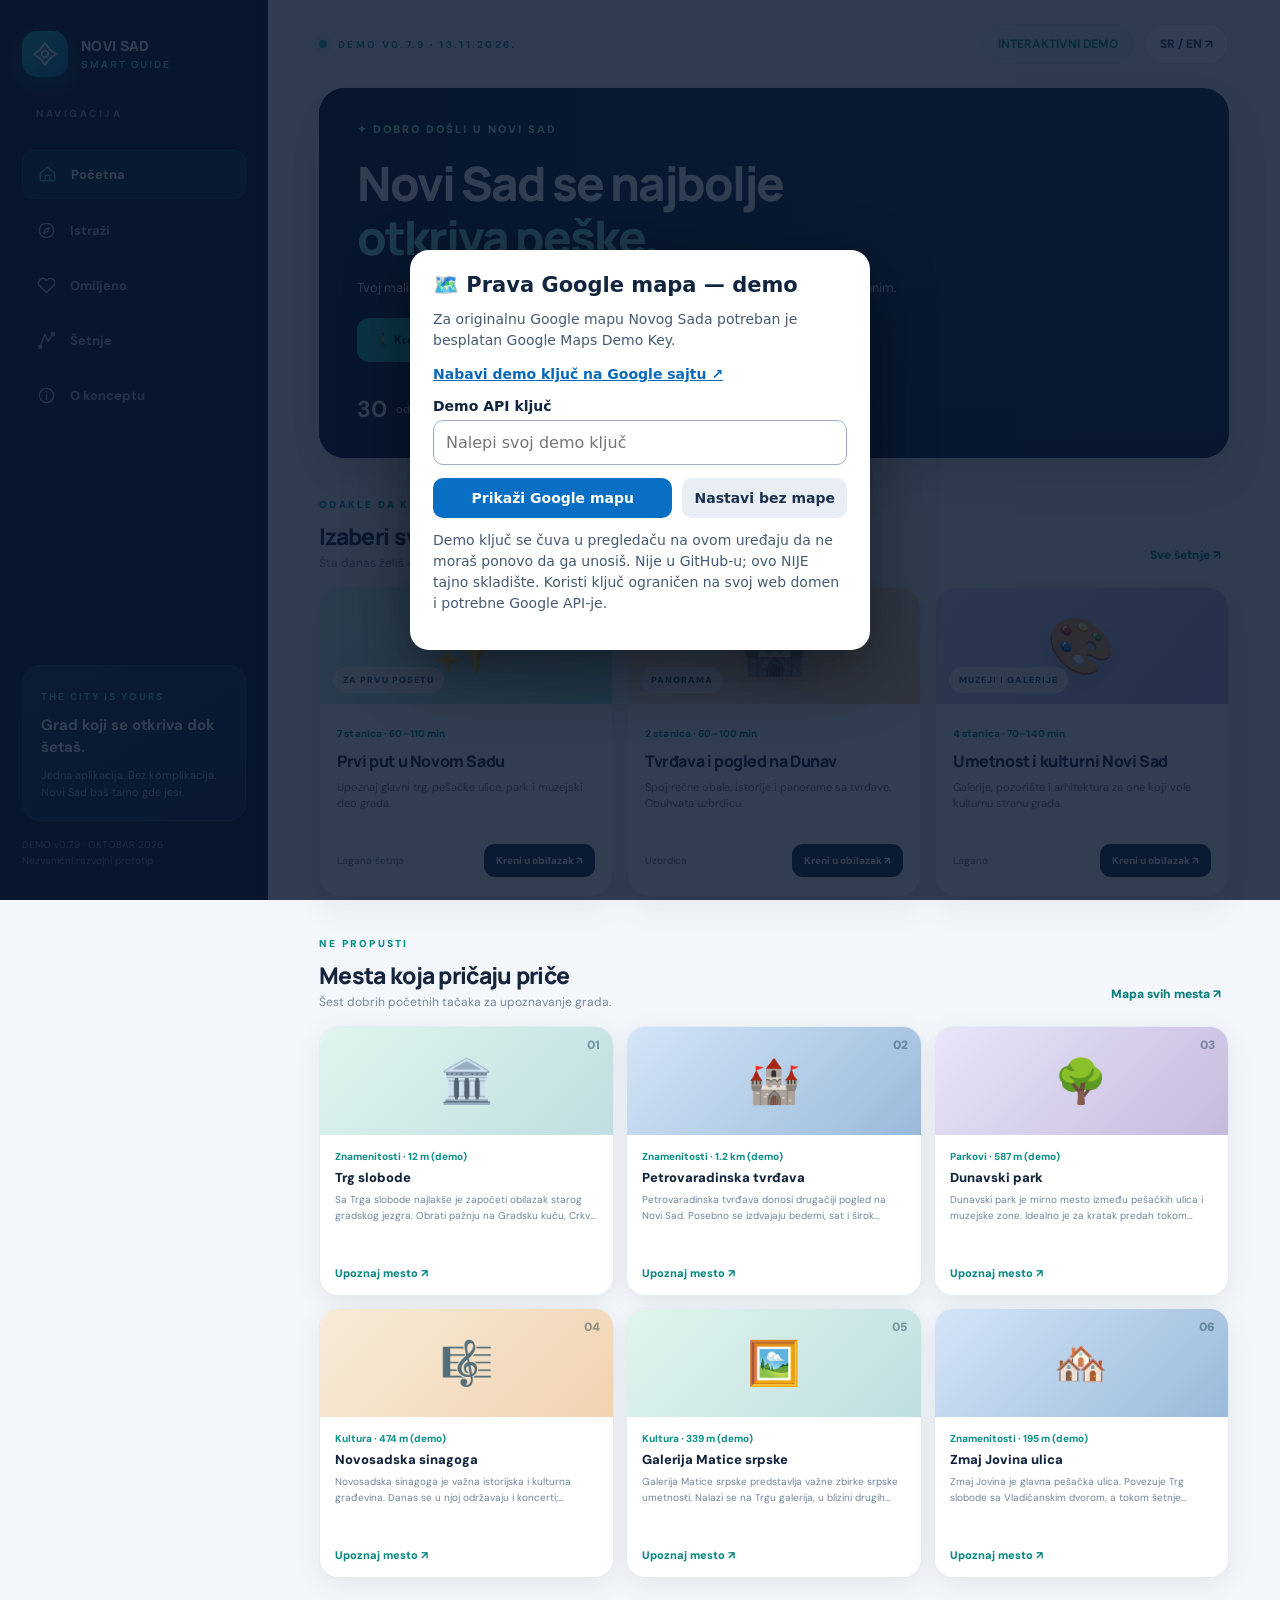
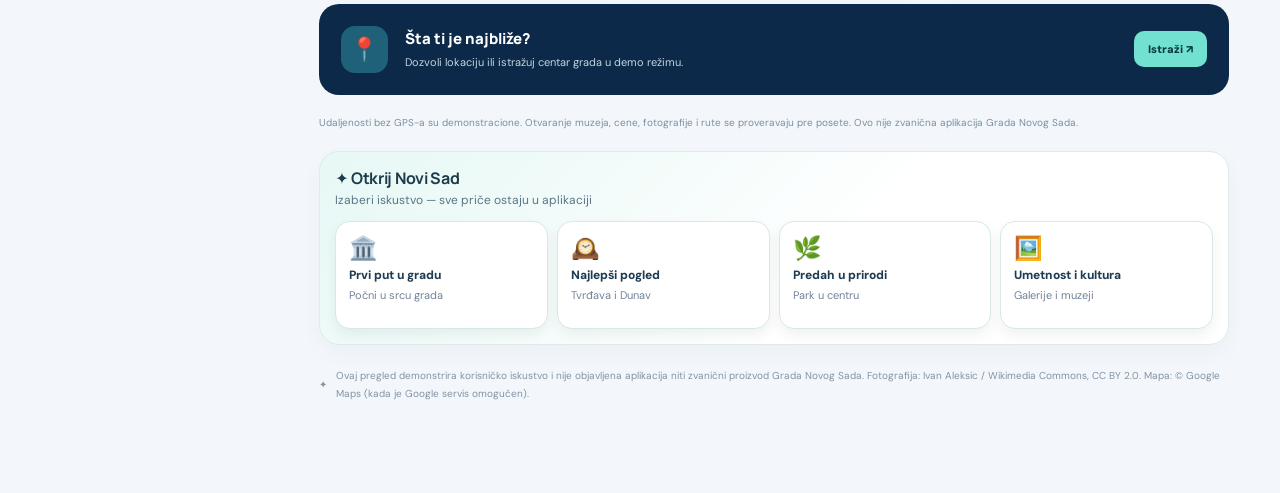
<file: preview/v079/index.html>
<!doctype html>
<html lang="sr">
<head>
  <meta charset="utf-8" />
  <meta name="viewport" content="width=device-width, initial-scale=1, viewport-fit=cover" />
  <meta name="theme-color" content="#0a1532" />
  <link rel="manifest" href="./manifest.webmanifest" />
  <link rel="apple-touch-icon" href="./icons/icon-180.png" />
  <meta name="description" content="Novi Sad Smart Guide — interaktivni koncept turističke aplikacije, oktobar 2026." />
  <title>Novi Sad Smart Guide — interaktivni prototip</title>
  <link rel="preconnect" href="https://fonts.googleapis.com" />
  <link rel="preconnect" href="https://fonts.gstatic.com" crossorigin />
  <link href="https://fonts.googleapis.com/css2?family=DM+Sans:wght@400;500;600;700;800&family=Manrope:wght@400;500;600;700;800&display=swap" rel="stylesheet" />

  <style>
    :root{--navy:#09152e;--navy2:#122849;--ink:#14243c;--muted:#627188;--line:#e8edf2;--teal:#20bfb0;--orange:#fb9869;--bg:#f3f6fa;--white:#fff;--r:19px;--shadow:0 14px 45px rgba(22,43,72,.075)}
    *{box-sizing:border-box}html,body{margin:0;min-height:100%;font-family:'DM Sans',sans-serif;color:var(--ink);background:var(--bg)}button,input{font:inherit}button{cursor:pointer}button:focus-visible,input:focus-visible{outline:3px solid #20bfb0;outline-offset:3px}a{color:inherit}h1,h2,h3,p{margin:0}.hidden{display:none!important}
    .app-shell{display:grid;grid-template-columns:268px minmax(0,1fr);min-height:100vh}
    .sidebar{background:var(--navy);color:#fff;padding:31px 22px;display:flex;flex-direction:column;gap:30px;position:sticky;top:0;height:100vh;overflow:auto}
    .brand{display:flex;align-items:center;gap:13px;text-decoration:none}.logo{width:46px;height:46px;border-radius:15px;background:linear-gradient(140deg,#25bfb3,#1179bd);display:grid;place-items:center;box-shadow:0 7px 22px #22bfb055}.logo svg{width:26px;height:26px}.brand-title{font-family:Manrope,sans-serif;font-weight:800;letter-spacing:.3px;font-size:14px;line-height:1.3}.brand-title small{font-size:10px;letter-spacing:2px;color:#73dacc;display:block;margin-top:3px}.side-label{color:#7f99bb;font-size:10px;letter-spacing:2.5px;font-weight:800;padding:0 14px}.nav{display:flex;flex-direction:column;gap:8px}.nav button{width:100%;border:0;text-align:left;background:none;color:#aec0d8;display:flex;align-items:center;gap:14px;padding:14px 15px;border-radius:12px;font-weight:700;font-size:13px}.nav button svg{width:19px;height:19px;stroke-width:1.8}.nav button:hover,.nav button.active{background:rgba(32,191,176,.15);color:#fff}.nav button.active{border:1px solid rgba(32,191,176,.2)}.nav button.active svg{color:#49ddcf}.sidebar-bottom{margin-top:auto;background:linear-gradient(150deg,#183657,#102340);border:1px solid #25466c;border-radius:18px;padding:18px}.sidebar-bottom span{color:#5de1d3;font-size:10px;letter-spacing:2px;font-weight:800}.sidebar-bottom h3{font-size:15px;line-height:1.5;margin:9px 0 8px}.sidebar-bottom p{font-size:11px;color:#b1c1d6;line-height:1.6}.side-foot{color:#7e92b0;font-size:10px;line-height:1.6;margin-top:-14px}
    .main{min-width:0;padding:24px clamp(20px,4vw,58px) 90px;max-width:1500px;width:100%;margin:auto}.top{display:flex;justify-content:space-between;align-items:center;gap:15px;margin-bottom:24px}.eyebrow{font-size:10px;font-weight:800;letter-spacing:2.3px;color:#2b8f98;text-transform:uppercase}.top-left{display:flex;align-items:center;gap:11px}.dot{width:8px;height:8px;border-radius:50%;background:#20bfae;box-shadow:0 0 0 5px #20bfb01c}.top-right{display:flex;align-items:center;gap:10px}.pill{border:1px solid #e2e8ee;background:#fff;padding:11px 15px;border-radius:100px;font-size:12px;font-weight:800;color:#32465e}.pill.soft{background:#e6f6f3;border-color:#ccf1eb;color:#138f83}.pill.click:hover{background:#edf6f6}.desktop-page-title{font-family:Manrope,sans-serif;font-size:29px;line-height:1.25;letter-spacing:-1.2px;margin-bottom:7px}.subtitle{color:var(--muted);font-size:13px;line-height:1.6}.page-head{margin:0 0 24px}
    .hero{min-height:295px;border-radius:24px;background:linear-gradient(90deg,#07152feF 2%,#0b213aca 50%,#0c244477),url('https://upload.wikimedia.org/wikipedia/commons/7/7a/Panorama_of_Novi_Sad.jpg') center 53%/cover,linear-gradient(135deg,#132d50,#247c89);position:relative;overflow:hidden;color:#fff;padding:40px 42px;box-shadow:var(--shadow);display:flex;flex-direction:column;justify-content:space-between}.hero:before{content:"";position:absolute;width:240px;height:240px;border:1px solid #ffffff25;right:-70px;top:-105px;border-radius:50%;box-shadow:0 0 0 48px #ffffff08,0 0 0 105px #ffffff08}.hero>*{position:relative}.hero-tag{display:inline-flex;align-items:center;gap:8px;border:1px solid #ffffff35;background:#ffffff14;padding:9px 12px;border-radius:100px;font-size:11px;letter-spacing:.5px;align-self:flex-start;font-weight:700}.hero h1{max-width:530px;font-family:Manrope,sans-serif;font-weight:800;letter-spacing:-1.6px;line-height:1.18;font-size:clamp(29px,3vw,46px);margin:20px 0 9px}.hero h1 em{color:#67e2d2;font-style:normal}.hero p{font-size:13px;color:#e1eaf1;line-height:1.7;max-width:520px}.hero-bottom{display:flex;gap:10px;margin-top:20px;flex-wrap:wrap}.btn{border:0;border-radius:12px;padding:13px 19px;display:inline-flex;align-items:center;justify-content:center;gap:9px;font-weight:800;font-size:12px;transition:transform .15s,background .15s}.btn:hover{transform:translateY(-1px)}.btn-primary{background:var(--teal);color:#053540}.btn-primary:hover{background:#41d2c3}.btn-ghost{background:#ffffff20;color:white;border:1px solid #ffffff40}.btn-white{background:#fff;color:#213e5b;border:1px solid var(--line)}.btn svg{width:16px;height:16px}.section-title{display:flex;align-items:center;justify-content:space-between;gap:12px;margin:30px 0 17px}.section-title h2{font-size:18px;font-family:Manrope,sans-serif;letter-spacing:-.5px}.section-title .link{border:0;background:none;color:#178d83;font-size:12px;font-weight:800}.grid-feature{display:grid;grid-template-columns:repeat(3,minmax(0,1fr));gap:14px}.feature{background:#fff;border:1px solid #eaf0f5;border-radius:17px;padding:20px;box-shadow:var(--shadow);text-align:left;min-height:174px;display:flex;flex-direction:column;align-items:flex-start;gap:13px}.feature:hover{border-color:#bde8e4;transform:translateY(-2px)}.feature-ico{width:42px;height:42px;border-radius:13px;display:grid;place-items:center;font-size:20px;background:#eaf9f5}.feature:nth-child(2) .feature-ico{background:#fff1e6}.feature:nth-child(3) .feature-ico{background:#edf2fd}.feature:nth-child(4) .feature-ico{background:#f1f0fb}.feature:nth-child(5) .feature-ico{background:#e9f4fd}.feature:nth-child(6) .feature-ico{background:#fceff3}.feature strong{font-size:13px}.feature small{color:#79899b;font-size:11px;line-height:1.5;display:block;margin-top:5px}.section-split{display:grid;grid-template-columns:minmax(0,1.58fr) minmax(260px,1fr);gap:18px}.info-banner{background:#fff;border:1px solid var(--line);border-radius:18px;padding:20px;box-shadow:var(--shadow);display:flex;gap:15px;align-items:flex-start}.info-banner .bubble{flex:0 0 42px;height:42px;border-radius:13px;background:#e8f8f4;display:grid;place-items:center;color:#188d84;font-size:20px}.info-banner strong{font-size:14px}.info-banner p{color:#6f8093;line-height:1.6;margin-top:6px;font-size:12px}.notice-orange{background:#fff4ee;border:1px solid #ffe3d0;padding:16px 18px;border-radius:16px;color:#8e4d30;font-size:12px;line-height:1.6}.prototype-note{margin-top:22px;color:#8b99a8;font-size:10px;line-height:1.7}
    .filter-bar{display:flex;gap:8px;align-items:center;flex-wrap:wrap;margin:20px 0 17px}.chip{border-radius:100px;padding:10px 14px;border:1px solid #e1e9ee;background:#fff;font-size:12px;color:#697a8e;font-weight:800}.chip.active{background:#102847;border-color:#102847;color:#fff}.map-layout{display:grid;grid-template-columns:minmax(0,1.6fr) minmax(280px,1fr);gap:16px;align-items:start}.map-wrap{position:relative;border:1px solid #dfe8ec;background:#e6f0ee;border-radius:20px;height:535px;overflow:hidden;box-shadow:var(--shadow)}#map{height:100%;width:100%;background:linear-gradient(120deg,#d7e9dc,#f0ece0)}.map-cover{position:absolute;inset:0;background:#e3eee6;overflow:hidden;display:none;align-items:center;justify-content:center}.map-cover .roads{position:absolute;inset:-20%;transform:rotate(-12deg);background:repeating-linear-gradient(0deg,transparent 0 50px,#fff 51px 63px,transparent 64px 115px),repeating-linear-gradient(90deg,transparent 0 65px,#f9fcfb 66px 79px,transparent 80px 153px)}.map-cover .river{position:absolute;inset:30% -40% 27% 6%;transform:rotate(-24deg);background:#a9d7df;border-radius:48%;box-shadow:0 0 0 15px #cae6e5}.map-cover p{position:absolute;bottom:20px;background:#ffffffe0;padding:12px;border-radius:9px;color:#476170;font-size:12px;text-align:center;max-width:260px}.map-badge{position:absolute;top:17px;left:17px;z-index:500;background:#fff;padding:11px 15px;border-radius:12px;box-shadow:0 6px 22px #0001;display:flex;align-items:center;gap:9px;font-size:11px;font-weight:800}.map-badge .pulse{width:9px;height:9px;border-radius:50%;background:#1fc2b2;box-shadow:0 0 0 5px #17b7a92a}.map-actions{position:absolute;bottom:20px;left:18px;right:18px;display:flex;gap:10px;z-index:500}.map-actions button{box-shadow:0 10px 25px #0002}.map-actions .btn{white-space:nowrap}.map-actions .btn-white{background:#fff}.map-actions .btn-primary{background:#122d50;color:#fff}.radius-select{margin-left:auto;border:1px solid var(--line);padding:10px 13px;background:#fff;border-radius:13px;color:#355063;font-weight:800;font-size:12px}.results-panel{background:#fff;border-radius:20px;padding:20px;border:1px solid var(--line);box-shadow:var(--shadow);height:535px;overflow:auto}.panel-title{display:flex;justify-content:space-between;align-items:center;margin-bottom:16px}.panel-title strong{font-size:14px}.counter{color:#0a9386;background:#e1f7f2;border-radius:100px;padding:6px 9px;font-size:11px;font-weight:800}.search{width:100%;border:1px solid #e1e9ef;background:#f7f9fb;border-radius:11px;padding:12px 13px;font-size:12px;margin-bottom:13px;outline:none}.place{display:flex;gap:12px;padding:14px 2px;border-bottom:1px solid #eef2f5;cursor:pointer;align-items:center}.place:hover .place-name{color:#0f9f95}.place:last-child{border-bottom:0}.place-icon{flex:0 0 47px;height:49px;display:grid;place-items:center;border-radius:13px;font-size:22px;background:linear-gradient(145deg,#e9f4f1,#def1ed)}.place-icon.park{background:#e9f5e7}.place-icon.culture{background:#f6edfa}.place-name{font-size:12px;font-weight:800;margin-bottom:5px}.place-sub{font-size:10px;color:#91a0ae;line-height:1.5}.place-fav{margin-left:auto;border:0;background:transparent;font-size:18px;color:#f39b6e;padding:6px}.map-pin{background:#fff;border:3px solid #1db9ac;width:36px;height:36px;border-radius:13px;display:grid;place-items:center;font-size:19px;box-shadow:0 6px 15px #122b4440}.leaflet-div-icon{background:transparent;border:0}.leaflet-popup-content-wrapper{border-radius:14px}.leaflet-popup-content{font-family:'DM Sans',sans-serif}
    .tour-hero{background:linear-gradient(135deg,#092541,#1f5d65);color:#fff;padding:24px;border-radius:20px;margin-bottom:18px}.tour-hero h2{font-family:Manrope,sans-serif;font-size:23px;margin:8px 0}.tour-hero p{font-size:12px;line-height:1.7;color:#c7dfdf}.route-steps{background:#fff;border:1px solid var(--line);border-radius:18px;padding:23px}.step{display:flex;gap:15px;padding-bottom:22px;position:relative}.step:not(:last-child):before{content:"";position:absolute;top:30px;bottom:0;width:2px;background:#d9eeeb;left:15px}.step:last-child{padding:0}.num{width:31px;height:31px;display:grid;place-items:center;border-radius:50%;color:#007c76;background:#d9f8f0;font-size:11px;font-weight:800;z-index:1;flex:0 0 31px}.step h3{font-size:13px;margin:4px 0 4px}.step p{font-size:11px;color:#7f91a0}.step button{margin-left:auto;align-self:flex-start;border:0;border-radius:9px;background:#e9f8f3;color:#168b81;font-size:11px;font-weight:800;padding:9px 11px}.empty{padding:44px 17px;text-align:center;color:#7f90a0;font-size:13px;line-height:1.7}.empty .illustration{font-size:40px;display:block;margin-bottom:12px}
    .modal-shade{position:fixed;inset:0;background:#071528ab;z-index:1500;display:flex;align-items:center;justify-content:center;padding:18px;backdrop-filter:blur(4px)}.modal{width:min(100%,500px);background:#fff;border-radius:23px;overflow:hidden;box-shadow:0 30px 100px #07152855;max-height:min(90vh,760px);overflow-y:auto}.modal-visual{height:176px;position:relative;background:linear-gradient(145deg,#102f50,#167d87);display:flex;align-items:center;justify-content:center;color:#fff}.modal-visual .large-emoji{font-size:86px;filter:drop-shadow(0 15px 20px #0003)}.modal-topper{position:absolute;top:17px;left:22px;border:1px solid #ffffff77;background:#ffffff29;border-radius:30px;padding:7px 10px;font-size:10px;font-weight:800}.modal-close{position:absolute;right:16px;top:16px;background:#ffffffde;color:#142940;border:0;border-radius:100px;width:33px;height:33px;font-weight:900;font-size:17px}.modal-body{padding:26px}.modal-body h2{font-size:23px;font-family:Manrope,sans-serif;letter-spacing:-.7px;margin:5px 0 10px}.modal-body p{font-size:13px;line-height:1.8;color:#65798b}.detail-tag{color:#189b90;font-size:10px;letter-spacing:1.5px;font-weight:800}.detail-facts{display:flex;gap:9px;flex-wrap:wrap;margin:19px 0}.detail-facts span{border:1px solid #e4ecf0;padding:9px 11px;border-radius:9px;font-size:10px;color:#577085;font-weight:700}.modal-actions{display:flex;gap:9px;flex-wrap:wrap}.modal-actions .btn{flex:1;min-width:110px}.toast{position:fixed;right:24px;bottom:24px;z-index:3000;background:#112e42;color:#fff;padding:15px 19px;border-radius:15px;max-width:390px;box-shadow:0 20px 40px #0003;font-size:12px;line-height:1.6;display:none}.toast.show{display:block}.footnote{display:flex;align-items:center;gap:9px;margin-top:22px;color:#8293a5;font-size:10px;line-height:1.8}.mobile-nav{display:none}
    @media(max-width:1100px){.app-shell{grid-template-columns:220px minmax(0,1fr)}.sidebar{padding:24px 15px}.main{padding:23px 24px 70px}.hero{min-height:265px}.grid-feature{grid-template-columns:repeat(2,minmax(0,1fr))}.map-layout{grid-template-columns:1fr}.results-panel{height:auto;max-height:410px}.map-wrap{height:420px}.section-split{grid-template-columns:1fr}}
    @media(max-width:740px){.app-shell{display:block}.sidebar{display:none}.main{padding:16px 15px 104px}.top{margin-bottom:18px}.top-right .pill.soft{display:none}.pill{padding:10px 12px}.hero{min-height:290px;border-radius:21px;padding:26px 23px}.hero h1{font-size:34px;margin:16px 0 7px}.hero p{font-size:12px}.hero-bottom .btn{padding:12px}.grid-feature{grid-template-columns:repeat(2,minmax(0,1fr));gap:10px}.feature{min-height:150px;padding:16px;gap:10px}.feature small{font-size:10px}.section-title{margin:25px 0 14px}.map-wrap{height:425px}.map-actions{flex-wrap:wrap;bottom:13px;left:10px;right:10px}.map-actions .btn{padding:11px;font-size:11px}.radius-select{font-size:11px;padding:9px}.map-badge{top:13px;left:11px}.desktop-page-title{font-size:24px}.mobile-nav{display:grid;grid-template-columns:repeat(5,1fr);position:fixed;bottom:0;left:0;right:0;z-index:1000;background:#fff;border-top:1px solid #e7edf2;padding:9px 8px calc(9px + env(safe-area-inset-bottom));box-shadow:0 -9px 30px #20355012}.mobile-nav button{display:flex;flex-direction:column;align-items:center;gap:4px;background:none;border:0;color:#8494a6;font-size:9px;font-weight:800}.mobile-nav button svg{width:21px;height:21px}.mobile-nav button.active{color:#178e88}.modal-shade{padding:10px}.modal-visual{height:155px}.modal-body{padding:21px}.toast{left:14px;bottom:90px;right:14px}.chip{font-size:11px;padding:9px 12px}}
    .map-badge{max-width:calc(100% - 85px);line-height:1.35}.map-badge span:last-child{overflow-wrap:anywhere}.map-actions{align-items:center}.map-actions button{max-width:46%;white-space:normal;text-align:center}.map-cover{z-index:2}.map-actions,.map-badge{z-index:500}
    @media(max-width:740px){.map-actions button{font-size:10px;max-width:45%;padding:10px 9px}.radius-select{margin-left:0;max-width:30%;padding:10px 6px}.map-badge{font-size:10px;max-width:75%}}
    @media(prefers-reduced-motion:reduce){*,*:before,*:after{scroll-behavior:auto!important;transition:none!important}}

    /* Modern vector map experience; attribution remains visible. */
    #map{position:absolute;inset:0;width:100%;height:100%;background:#e9f0f2}
    .maplibregl-map{font-family:'DM Sans',sans-serif}
    .maplibregl-ctrl-top-right{top:76px;right:12px}
    .maplibregl-ctrl-group{border:1px solid #e4ebed!important;border-radius:13px!important;overflow:hidden;box-shadow:0 8px 26px #10284718!important}
    .maplibregl-ctrl-attrib{background:#ffffffdd!important;font-size:10px!important;border-radius:8px 0 0 0}
    .map-style-control{position:absolute;z-index:501;top:76px;left:16px;display:flex;gap:3px;padding:5px;background:#fff;border:1px solid #e5ebef;border-radius:13px;box-shadow:0 8px 25px #10284718}
    .map-style-control button{font-size:11px;padding:9px 11px;border:0;border-radius:9px;background:transparent;color:#536c82;font-weight:800}
    .map-style-control button.active{background:#142c4d;color:#fff}
    .map-style-control button:focus-visible{outline:2px solid #20bfb0}
    .map-pin{width:39px;height:39px;border:2px solid white;border-radius:14px;background:#fff;box-shadow:0 4px 15px #132c4160;display:grid;place-items:center;font-size:19px;cursor:pointer;transition:transform .15s ease}
    .map-pin:hover{transform:translateY(-3px) scale(1.06)}
    .map-pin.park{background:#e5f6e5}.map-pin.culture{background:#f5ecfc}
    .user-position-marker{width:20px;height:20px;border-radius:50%;background:#028dc5;border:4px solid #fff;box-shadow:0 0 0 5px #018dca45,0 3px 11px #19344f55}
    .map-cover{z-index:2;background:#e5eef0}
    .map-cover .roads,.map-cover .river{display:none}
    .map-error-content{text-align:center;padding:25px 20px;max-width:320px;position:relative;z-index:2}
    .map-error-content strong{font:800 18px Manrope,sans-serif;display:block;margin-bottom:8px}
    .map-error-content p{position:static;background:none;padding:0;color:#466174;font-size:13px;margin-bottom:14px;max-width:initial}
    .map-error-content button{border:0;border-radius:12px;background:#102847;color:#fff;font-weight:800;padding:11px 15px}
    .gps-inline-status{position:absolute;bottom:82px;left:18px;right:18px;z-index:500;max-width:440px;border-radius:12px;background:#ffffffed;color:#3c6074;border:1px solid #dae7e9;padding:9px 12px;font-size:11px;font-weight:700;box-shadow:0 7px 24px #10284712}
    .gps-inline-status.error{color:#a34d37;background:#fff8f4;border-color:#f5d4c5}
    @media(max-width:740px){.map-style-control{top:72px;left:12px}.map-style-control button{padding:8px;font-size:10px}.maplibregl-ctrl-top-right{top:70px;right:9px}.gps-inline-status{bottom:83px;left:12px;right:12px;font-size:10px}.map-badge{top:13px;left:12px}}

    /* v0.3.6: visible fallback with reason, so map errors aren't blank mystery screens. */
    #mapFallback{padding:0;justify-content:stretch;align-items:stretch;background:#e5eff2}
    #mapFallback iframe{border:0;width:100%;height:100%;position:absolute;inset:0;opacity:.98}
    #mapFallback .map-error-content{position:absolute;left:12px;right:12px;top:76px;margin:auto;background:rgba(255,255,255,.96);padding:13px 16px;border:1px solid #dce8ef;box-shadow:0 8px 34px rgba(9,26,49,.17);border-radius:13px;max-width:360px}
    #mapFallback .map-error-content strong{font-size:14px;margin-bottom:5px}
    #mapFallback .map-error-content p{font-size:11px;margin-bottom:10px;line-height:1.5}
    #mapFallback .map-error-buttons{display:flex;align-items:center;justify-content:center;gap:7px;flex-wrap:wrap}
    #mapFallback .map-error-buttons button{padding:8px 10px;font-size:11px}
    #mapFallback .map-error-buttons a{font-size:11px;font-weight:800;background:#ecf5f7;padding:8px 10px;border-radius:11px;text-decoration:none;color:#123c52}
    @media(max-width:740px){#mapFallback .map-error-content{top:115px;left:8px;right:8px}}
  
/* Lightweight interactive map v0.3.6 */
.tour-raster{position:relative;overflow:hidden;user-select:none;-webkit-user-select:none;touch-action:none;overscroll-behavior:contain;cursor:grab;background:#e2eced}
.tour-raster:active{cursor:grabbing}
.raster-tiles{position:absolute;inset:0;pointer-events:none;overflow:visible;transform-origin:50% 50%;will-change:transform}
.raster-tile{position:absolute;object-fit:fill;max-width:none;user-select:none}
.raster-tiles.raster-soft{filter:saturate(.50) contrast(.96) brightness(1.05)}
.raster-overlay{position:absolute;inset:0;pointer-events:none;transform-origin:50% 50%;will-change:transform}
.raster-circle{position:absolute;transform:translate(-50%,-50%);border-radius:50%;pointer-events:none}
.raster-search-radius{border:2px dashed rgba(4,142,138,.55);background:rgba(19,191,175,.07)}
.raster-accuracy{border:1px solid rgba(35,137,207,.5);background:rgba(21,135,229,.13)}
.raster-you{position:absolute;transform:translate(-50%,-50%);width:18px;height:18px;border:3px solid #fff;border-radius:50%;background:#1688f2;box-shadow:0 0 0 7px #1d96e82b,0 2px 9px #1238}
.raster-pin{position:absolute;transform:translate(-50%,-100%);width:40px;height:40px;display:grid;place-items:center;font-size:20px;border:3px solid #fff;border-radius:13px;background:#effffb;box-shadow:0 5px 15px #052d4460;pointer-events:auto;cursor:pointer}
.raster-pin:hover{transform:translate(-50%,-105%) scale(1.08);background:#d0f7ee}
.raster-pin:focus-visible{outline:3px solid #008a82}
.raster-zoom{position:absolute;top:12px;right:12px;display:flex;flex-direction:column;z-index:6;border:1px solid #dce6eb;border-radius:12px;overflow:hidden;box-shadow:0 3px 12px #132b2833}
.raster-zoom button{width:37px;height:38px;border:0;background:#fff;color:#17334f;font-size:24px;line-height:1}
.raster-zoom button+button{border-top:1px solid #e4e8ec}
.raster-attribution{position:absolute;bottom:2px;right:7px;z-index:6;background:#ffffffe9;border-radius:5px;font-size:10px;color:#2d4556;padding:3px 5px}
.raster-attribution a{color:inherit}
@media(max-width:740px){.raster-zoom{top:8px;right:8px}.raster-pin{width:36px;height:36px;font-size:18px}}


/* v0.3.6 — refined cartography and internal route panel */
.raster-tiles.raster-modern{filter:saturate(.69) contrast(.91) brightness(1.08) hue-rotate(-4deg)}
.raster-tiles.raster-soft{filter:saturate(.26) contrast(.86) brightness(1.1)}
.map-wrap{border-radius:26px;box-shadow:0 20px 45px rgba(19,45,64,.12)}
.raster-pin{border:2px solid rgba(255,255,255,.97);background:linear-gradient(150deg,#ffffff,#e5fbf6);border-radius:16px;box-shadow:0 5px 16px rgba(10,60,80,.25),0 1px 2px rgba(0,0,0,.07);transition:transform .15s ease,box-shadow .15s ease}
.raster-pin:hover{box-shadow:0 12px 24px #0e4a6c50}
.raster-route{position:absolute;inset:0;width:100%;height:100%;pointer-events:none;overflow:visible;filter:drop-shadow(0 2px 5px #2189e855)}
.route-end-marker{position:absolute;z-index:4;transform:translate(-50%,-100%);background:#163958;border:3px solid white;border-radius:15px 15px 15px 4px;color:#fff;width:40px;height:40px;display:grid;place-items:center;font-size:24px;box-shadow:0 5px 15px #16395860}
#routePanel{position:absolute;left:14px;right:14px;top:117px;z-index:510;background:#ffffffed;backdrop-filter:blur(16px);-webkit-backdrop-filter:blur(16px);border:1px solid #d9e8ee;border-radius:19px;padding:16px;box-shadow:0 12px 35px #17354e33;max-width:450px}
.route-panel-head{display:flex;gap:12px;align-items:flex-start;justify-content:space-between}.route-panel-head strong{font:800 14px Manrope,sans-serif}.route-panel-head p{font-size:11px;color:#627c91;margin-top:4px;line-height:1.45}
.route-close{border:0;border-radius:10px;background:#e8f0f4;color:#21435a;font-size:18px;width:32px;height:32px;flex:none}
.route-stats{display:flex;gap:8px;margin-top:13px;flex-wrap:wrap}.route-stats span{background:#e7f6fc;color:#1e6589;font-weight:800;font-size:12px;padding:9px 11px;border-radius:10px}
.route-steps-preview{max-height:155px;overflow:auto;margin-top:12px;padding-left:17px;color:#49657b;font-size:11px;line-height:1.6}.route-steps-preview li{margin-bottom:5px}
.route-panel-foot{color:#667f90;font-size:10px;margin-top:9px;line-height:1.5}
.route-panel-actions{display:flex;flex-wrap:wrap;gap:7px;margin-top:11px}.route-panel-actions button,.route-panel-actions a{border:0;border-radius:10px;background:#163958;color:#fff;padding:10px 12px;font-size:11px;font-weight:800;text-decoration:none}.route-panel-actions a{background:#ebf3f6;color:#174d6b}
@media(max-width:740px){#routePanel{top:126px;left:8px;right:8px;padding:12px}.route-steps-preview{max-height:94px}.map-actions{bottom:12px;left:8px;right:8px;gap:5px}.map-actions .btn{padding:9px 11px;font-size:10px}}


/* v0.3.6 navigation: hiding instructions never deletes the route */
.route-close{font-weight:900;font-size:18px;line-height:1;transition:background .2s}
.route-close:hover{background:#d5e9f2}
.route-restore{position:absolute;z-index:510;left:16px;bottom:86px;max-width:calc(100% - 32px);border:1px solid #d5e8f0;background:#fff;border-radius:16px;padding:12px 15px;color:#163958;font-size:12px;font-weight:850;box-shadow:0 9px 30px rgba(13,56,84,.26);display:flex;align-items:center;gap:12px}
.route-restore .route-rest-arrow{font-size:17px;color:#0b8b94}
.route-end-btn{background:#edf0f2!important;color:#536474!important}
.map-poi-toggle{position:absolute;top:126px;left:16px;z-index:505;border:1px solid rgba(197,225,228,.9);border-radius:12px;background:rgba(255,255,255,.96);padding:10px 13px;box-shadow:0 8px 24px rgba(9,40,60,.14);color:#214b63;font-weight:800;font-size:11px}
.map-poi-toggle:disabled{opacity:.65;cursor:wait}
.map-poi-status{position:absolute;top:173px;left:16px;max-width:330px;z-index:505;background:#fffef3;border:1px solid #ebe0b6;border-radius:12px;padding:10px;color:#726134;font-size:11px;line-height:1.45;box-shadow:0 6px 16px #1b3e4b18}
.raster-poi{position:absolute;transform:translate(-50%,-50%);pointer-events:auto;background:#fff;border:2px solid rgba(252,254,255,.96);box-shadow:0 4px 11px #15364a35;border-radius:50%;width:31px;height:31px;display:grid;place-items:center;font-size:14px;cursor:pointer;z-index:3}
.raster-poi:hover,.raster-poi:focus-visible{outline:3px solid #21baac;transform:translate(-50%,-50%) scale(1.12)}
.poi-popup{position:absolute;z-index:512;right:12px;bottom:86px;width:min(315px,calc(100% - 24px));padding:15px 17px;border:1px solid #d9e8ef;background:#fff;border-radius:17px;box-shadow:0 15px 45px rgba(13,43,65,.28)}
.poi-popup strong{display:block;font:800 15px Manrope,sans-serif;margin:7px 28px 7px 0;line-height:1.35;color:#122e49}
.poi-popup-label{color:#078f8a;font-size:10px;font-weight:900;letter-spacing:.4px}
.poi-popup p{color:#6c7c8c;font-size:11px;line-height:1.5}
.poi-popup-x{position:absolute;right:12px;top:10px;border:0;background:#edf3f6;border-radius:9px;width:29px;height:29px;font-size:19px;color:#24475f}
.poi-popup-actions{display:flex;gap:8px;margin-top:12px;align-items:center}
.poi-popup-actions button,.poi-popup-actions a{background:#173753;color:#fff;border:0;border-radius:10px;padding:9px 12px;font-size:11px;font-weight:800;text-decoration:none}
.poi-popup-actions a{background:#eff5f5;color:#164058}
@media(min-width:900px){.map-wrap{height:585px}.results-panel{height:585px}}
@media(max-width:740px){.map-poi-toggle{top:120px;left:12px;padding:9px;font-size:10px}.map-poi-status{top:158px;left:12px;right:12px;max-width:none;font-size:10px}.route-restore{bottom:80px;left:9px}.poi-popup{bottom:87px;right:8px}.map-wrap{height:490px}}


    /* v0.4.0 navigation UI. These controls stay fixed when the map underneath rotates. */
    .raster-heading-arrow{position:absolute;top:-7px;left:50%;width:0;height:0;border-left:8px solid transparent;border-right:8px solid transparent;border-bottom:17px solid #0874cf;transform-origin:50% 100%;filter:drop-shadow(0 1px 2px #fff)}
    .heading-controls{position:absolute;top:160px;right:10px;z-index:505;display:flex;flex-direction:column;gap:7px}
    .heading-controls button{border:1px solid #d8e5eb;background:#fff;color:#163354;box-shadow:0 4px 15px #193b5130;border-radius:12px;min-width:50px;padding:9px 10px;font-size:11px;font-weight:800;display:flex;align-items:center;justify-content:center;flex-direction:column;gap:1px}
    .heading-controls button.active{background:#123958;color:#fff}
    .heading-controls .bearing-needle{display:block;font-size:19px;line-height:22px;font-weight:900;color:#dc5b4d;transform-origin:center;transition:transform .14s linear}
    .heading-controls button.active .bearing-needle{color:#59f4de}
    .heading-status{position:absolute;z-index:505;top:88px;right:13px;max-width:170px;text-align:right;background:#ffffffed;padding:6px 9px;border-radius:9px;color:#345773;font-size:10px;box-shadow:0 3px 12px #102b4918}
    .nav-hud{position:absolute;left:11px;right:11px;bottom:92px;z-index:512;display:flex;gap:11px;align-items:center;background:#0e2a48ed;color:#fff;border-radius:16px;border:1px solid #66bcda55;box-shadow:0 10px 28px #0a1b3450;padding:11px 13px;max-width:540px;backdrop-filter:blur(12px)}
    .nav-hud .nav-arrow{flex:0 0 36px;height:36px;display:grid;place-items:center;font-size:25px;color:#5de6e0;transition:transform .15s linear}
    .nav-hud strong{font-size:12px;display:block}.nav-hud small{font-size:10px;color:#d2e2ee;display:block;margin-top:3px;line-height:1.45}
    .nav-hud button{border:1px solid #d9e9f477;color:#fff;background:#ffffff19;border-radius:9px;padding:8px;font-size:11px;font-weight:800;margin-left:auto}
    .nav-live-controls{position:absolute;z-index:512;left:11px;bottom:164px;display:flex;gap:7px}
    .nav-live-controls button{border:0;background:#fff;color:#183c59;border-radius:10px;box-shadow:0 3px 17px #193b5130;padding:9px 11px;font-size:11px;font-weight:800}
    .nav-live-controls button.active{background:#0e5367;color:#fff}
    @media(max-width:740px){.heading-controls{top:172px;right:8px}.heading-controls button{min-width:45px;padding:7px 8px;font-size:10px}.heading-status{top:85px;right:8px}.nav-hud{bottom:95px;padding:9px;left:8px;right:8px}.nav-live-controls{bottom:166px;left:8px}.route-restore{bottom:176px;left:8px}.nav-hud small{font-size:9px}.map-wrap{height:550px}}

/* v0.4.0 place content, accessibility and navigation */
.nav-reroute{background:#fdf2d8!important;color:#1d3850!important;font-weight:800!important}
.nearby-title{font-size:15px;margin:18px 0 8px}
.nearby-grid{display:grid;gap:7px}
.nearby-place{display:flex;align-items:center;gap:9px;width:100%;padding:10px 12px;border:1px solid #dfebee;border-radius:12px;background:#f8fbfc;color:#18324d;text-align:left;cursor:pointer}
.nearby-place span{font-size:20px}.nearby-place strong{font-size:12px;flex:1}.nearby-place small{color:#658198}
.place-source a{color:#126f89;text-decoration:underline;font-weight:700;font-size:12px}
.detail-disclaimer{padding:9px 12px;background:#fff5e5;color:#77551c;border-radius:10px;font-size:11px;line-height:1.5}
.walk-card{border:1px solid #dae7ee;border-radius:18px;background:#fff;overflow:hidden;margin:14px 0 22px}
.walk-card-head{padding:22px;background:#102b4a;color:#fff}.walk-card-head h2{margin:10px 0;font-size:21px}.walk-card-head p{opacity:.8;font-size:12px}
.walk-card .route-steps{padding:10px 18px 17px}
@media(max-width:740px){.nav-hud{gap:6px}.nav-hud .nav-reroute{padding:6px;font-size:10px}.nav-hud strong{font-size:11px}.nav-hud .nav-arrow{flex-basis:23px}.walk-card-head{padding:16px}}
</style>
<link rel="stylesheet" href="./discovery-v050.css?v=079" />
</head>
<body>
<div class="app-shell">
  <aside class="sidebar">
    <a class="brand" href="#home" onclick="showPage('home');return false">
      <div class="logo"><svg viewBox="0 0 24 24" fill="none" stroke="white" stroke-width="1.8"><path d="M12 2 16.3 7.7 22 12l-5.7 4.3L12 22l-4.3-5.7L2 12l5.7-4.3L12 2Z"/><circle cx="12" cy="12" r="3"/></svg></div>
      <div class="brand-title">NOVI SAD<small>SMART GUIDE</small></div>
    </a>
    <div class="side-label" data-i18n="navigation">NAVIGACIJA</div>
    <nav class="nav" id="sideNav"></nav>
    <div class="sidebar-bottom"><span>THE CITY IS YOURS</span><h3 data-i18n="sideHeadline">Grad koji se otkriva dok šetaš.</h3><p data-i18n="sideText">Jedna aplikacija. Bez komplikacija. Novi Sad baš tamo gde jesi.</p></div>
    <p class="side-foot" data-i18n="prototypeFoot">DEMO v0.7.9 · Google Maps · OKTOBAR 2026<br>Nezvanični razvojni prototip</p>
  </aside>
  <main class="main">
    <header class="top"><div class="top-left"><div class="dot"></div><span class="eyebrow" data-i18n="previewLabel">DEMO v0.7.9 · 13.11.2026.</span></div><div class="top-right"><span class="pill soft" data-i18n="demoLabel">INTERAKTIVNI DEMO</span><button id="langBtn" class="pill click" onclick="toggleLang()" aria-label="Promeni jezik">SR / EN ↗</button></div></header>
    <div id="page"></div>
    <div class="footnote"><span>✦</span><span data-i18n="footer">Ovaj pregled demonstrira korisničko iskustvo i nije objavljena aplikacija niti zvanični proizvod Grada Novog Sada. Fotografija: Ivan Aleksic / Wikimedia Commons, CC BY 2.0. Mapa: © Google Maps (kada je Google servis omogućen).</span></div>
  </main>
</div>
<nav class="mobile-nav" id="mobileNav" aria-label="Glavna navigacija"></nav>
<div class="modal-shade hidden" id="modalShade" onclick="if(event.target===this) closeModal()"><div class="modal" id="modal" role="dialog" aria-modal="true" aria-labelledby="modalTitle"></div></div>
<div class="toast" id="toast" role="status" aria-live="polite"></div>
<!-- Google Maps browser SDK is loaded after a visitor enters their own test key. -->
<script>
// Upgrade bridge must stay inline: v0.6.5 workers can return stale external scripts.
if ('serviceWorker' in navigator && ['https:', 'http:'].includes(location.protocol)) {
  const wasControlled = Boolean(navigator.serviceWorker.controller);
  let reloading = false;
  navigator.serviceWorker.addEventListener('controllerchange', () => {
    if (!wasControlled || reloading) return;
    reloading = true;
    location.reload(); // Switch the whole document to the atomically installed release.
  });
  window.addEventListener('load', () => {
    navigator.serviceWorker.register('./sw.js', {updateViaCache:'none'})
      .then(registration => registration.update()).catch(() => {});
  });
}
</script>
<script src="./google-maps-config.js?v=079"></script>
<script src="./google-maps-engine.js?v=079"></script>
<script>
'use strict';
const center={lat:45.25565,lng:19.84563};
const MAP_STYLES={modern:"standard",minimal:"soft"};
const places=[
{id:'trg',sr:'Trg slobode',en:'Liberty Square',cat:'sights',emoji:'🏛️',lat:45.25562,lng:19.84548,descriptionSr:'Glavni gradski trg i odlična polazna tačka za upoznavanje centra Novog Sada.',descriptionEn:'The city’s central square and a perfect starting point for exploring Novi Sad.'},
{id:'crkva',sr:'Crkva Imena Marijinog',en:'Name of Mary Church',cat:'sights',emoji:'⛪',lat:45.255651,lng:19.845630,descriptionSr:'Prepoznatljiva neogotička crkva u samom srcu Novog Sada, na Trgu slobode.',descriptionEn:'A distinctive Gothic Revival church in the heart of Novi Sad, on Liberty Square.'},
{id:'tvrdjava',sr:'Petrovaradinska tvrđava',en:'Petrovaradin Fortress',cat:'sights',emoji:'🏰',lat:45.25236,lng:19.86089,descriptionSr:'Jedna od najpoznatijih znamenitosti grada, sa pogledom na Dunav i Novi Sad.',descriptionEn:'One of the city’s best-known landmarks, overlooking the Danube and Novi Sad.'},
{id:'dunavski',sr:'Dunavski park',en:'Danube Park',cat:'parks',emoji:'🌳',lat:45.2574,lng:19.8527,descriptionSr:'Mirna zelena oaza na nekoliko minuta od pešačke zone u centru.',descriptionEn:'A peaceful green space a short walk from the pedestrian centre.'},
{id:'muzej',sr:'Muzej Vojvodine',en:'Museum of Vojvodina',cat:'culture',emoji:'🏺',lat:45.2577,lng:19.85375,descriptionSr:'Mesto za otkrivanje kulturne i istorijske baštine Vojvodine.',descriptionEn:'Discover the culture and history of the Vojvodina region.'},
{id:'zmaj',sr:'Zmaj Jovina ulica',en:'Zmaj Jovina Street',cat:'sights',emoji:'🏘️',lat:45.25585,lng:19.8481,descriptionSr:'Jedna od najpoznatijih pešačkih ulica, sa istorijskim fasadama i gradskim ritmom.',descriptionEn:'A celebrated pedestrian street with historic facades and a lively atmosphere.'},
{id:'sinagoga',sr:'Novosadska sinagoga',en:'Novi Sad Synagogue',cat:'culture',emoji:'🎼',lat:45.2545,lng:19.8398,descriptionSr:'Upečatljiva kulturno-istorijska građevina poznata i kao koncertni prostor.',descriptionEn:'An impressive historic landmark also known as a concert venue.'},
{id:'galerija',sr:'Galerija Matice srpske',en:'Gallery of Matica Srpska',cat:'culture',emoji:'🖼️',lat:45.252601,lng:19.845808,descriptionSr:'Umetnička galerija na Trgu galerija 1, sa važnim zbirkama srpske umetnosti.',descriptionEn:'Art museum at Trg galerija 1, presenting important collections of Serbian art.',source:'https://www.digitalizacija.ns.rs/sr/institucije/galerija-matice-srpske'},
{id:'snp',sr:'Srpsko narodno pozorište',en:'Serbian National Theatre',cat:'culture',emoji:'🎭',lat:45.2550863,lng:19.8427834,descriptionSr:'Jedna od najvažnijih kulturnih institucija u Novom Sadu, na Pozorišnom trgu 1.',descriptionEn:'A landmark performing arts institution at Pozorišni trg 1.',source:'https://www.snp.org.rs/'},
{id:'dunavska',sr:'Dunavska ulica',en:'Dunavska Street',cat:'sights',emoji:'🏘️',lat:45.256231,lng:19.851065,descriptionSr:'Stara gradska pešačka ulica koja povezuje Zmaj Jovinu ulicu i Dunavski park.',descriptionEn:'Historic pedestrian street connecting Zmaj Jovina Street to Danube Park.',source:'https://novisad.travel/arhitektura-single/dunavska-ulica/'},
{id:'vladicanski',sr:'Vladičanski dvor',en:'Bishop’s Palace',cat:'sights',emoji:'🏰',lat:45.2570,lng:19.8479,descriptionSr:'Istorijska rezidencija episkopa Bačke eparhije na kraju Zmaj Jovine ulice.',descriptionEn:'Historic bishop’s residence at the end of Zmaj Jovina pedestrian street.',source:'https://novisad.rs/eng/tourism'},
{id:'gradskakuca',sr:'Gradska kuća',en:'Novi Sad City Hall',cat:'sights',emoji:'🏛️',lat:45.254809,lng:19.844404,descriptionSr:'Neorenesansno zdanje na Trgu slobode, izgrađeno krajem 19. veka.',descriptionEn:'Neo-Renaissance city hall on Liberty Square, dating to the late 19th century.',source:'https://www.digitalizacija.ns.rs/en/city-hall'},
{id:'biblioteka',sr:'Biblioteka Matice srpske',en:'Library of Matica Srpska',cat:'culture',emoji:'📚',lat:45.259269,lng:19.845276,descriptionSr:'Značajna nacionalna biblioteka na adresi Matice srpske 1.',descriptionEn:'Major research and national library at Matice srpske 1.',source:'https://www.digitalizacija.ns.rs/en/institucije/library-matica-srpska'},
{id:'beljanski',sr:'Spomen-zbirka Pavla Beljanskog',en:'Pavle Beljanski Memorial Collection',cat:'culture',emoji:'🖼️',lat:45.252778,lng:19.846111,descriptionSr:'Zbirka srpske i jugoslovenske umetnosti, Trg galerija 2.',descriptionEn:'Art collection featuring Serbian and Yugoslav painters at Trg galerija 2.',source:'https://novisad.travel/ns-price/novosadske-price-spomen-zbirka-pavla-beljanskog/'},
{id:'zmaj-spomenik',sr:'Spomenik Jovanu Jovanoviću Zmaju',en:'Jovan Jovanović Zmaj Monument',cat:'sights',emoji:'🗿',lat:45.25687,lng:19.84774,descriptionSr:'Bronzana statua pesnika Jovana Jovanovića Zmaja ispred Vladičanskog dvora.',descriptionEn:'Bronze monument to the poet Jovan Jovanović Zmaj in front of the Bishop’s Palace.',source:'https://novisad.rs/lat/figura-lekara-i-pesnika-jovana-jovanovica-zmaja'},
{id:'racija',sr:'Spomenik žrtvama racije',en:'Monument to the Victims of the Raid',cat:'culture',emoji:'🕯️',lat:45.252634,lng:19.855775,descriptionSr:'Memorijal na Keju žrtava racije posvećen stradalim sugrađanima u januaru 1942.',descriptionEn:'Memorial along the riverside to Novi Sad residents killed in January 1942.',source:'https://vojvodina.travel/atrakcije/spomenik-zrtvama-racije-novi-sad/'},
{id:'strand',sr:'Štrand',en:'Štrand Beach',cat:'parks',emoji:'🌊',lat:45.2367,lng:19.8487,descriptionSr:'Poznata gradska plaža na Dunavu i omiljeno mesto za predah.',descriptionEn:'Novi Sad’s popular city beach on the Danube.'}
];
for(const p of [{"id":"sat","sr":"Petrovaradinski sat","en":"Petrovaradin Clock Tower","cat":"sights","emoji":"🕰️","lat":45.2527,"lng":19.8614,"descriptionSr":"Poznati sat tvrđave: velika kazaljka pokazuje sate, a mala minute.","descriptionEn":"The fortress clock: large hand shows hours, small hand minutes.","source":"https://novisad.travel/atrakcije-na-tvrdavi/","approximate":true},{"id":"muzejgrada","sr":"Muzej grada Novog Sada","en":"Novi Sad City Museum","cat":"culture","emoji":"🏺","lat":45.2525,"lng":19.8617,"descriptionSr":"Muzejske postavke na tvrđavi posvećene istoriji grada.","descriptionEn":"Museum collections about the city's heritage on the fortress.","source":"https://novisad.travel/atrakcije-na-tvrdavi/","approximate":true},{"id":"podzemlje","sr":"Podzemne vojne galerije","en":"Underground Military Galleries","cat":"culture","emoji":"🔦","lat":45.2518,"lng":19.8627,"descriptionSr":"Podzemni vojni sistem tvrđave; obilazak samo uz zvanično dostupnu posetu.","descriptionEn":"Underground defence system; access only with an official visitor tour.","source":"https://novisad.travel/atrakcije-na-tvrdavi/","approximate":true},{"id":"gradic","sr":"Petrovaradinski Gradić","en":"Petrovaradin Lower Town","cat":"sights","emoji":"🏘️","lat":45.2509,"lng":19.8652,"descriptionSr":"Barokni deo Petrovaradina ispod tvrđave.","descriptionEn":"Baroque historic lower town beneath the fortress.","source":"https://novisad.travel/novi-sad-za-jedan-dan/","approximate":true},{"id":"saborna","sr":"Saborna crkva Svetog Georgija","en":"St George Orthodox Cathedral","cat":"sights","emoji":"⛪","lat":45.2573,"lng":19.8491,"descriptionSr":"Važan deo duhovne i arhitektonske baštine starog centra.","descriptionEn":"Important cathedral of the old city centre.","source":"https://vojvodina.travel/destinacije/novi-sad/","approximate":true},{"id":"almascrkva","sr":"Almaška crkva","en":"Almaš Orthodox Church","cat":"sights","emoji":"⛪","lat":45.2614,"lng":19.8533,"descriptionSr":"Prepoznatljiva crkva u istorijskom Almaškom kraju.","descriptionEn":"An iconic church in the historic Almaš quarter.","source":"https://vojvodina.travel/destinacije/novi-sad/","approximate":true},{"id":"uspenska","sr":"Uspenska crkva","en":"Church of the Dormition","cat":"sights","emoji":"⛪","lat":45.2562,"lng":19.8416,"descriptionSr":"Istorijska crkva na obodu gradskog jezgra.","descriptionEn":"Historic Orthodox church near the old town.","source":"https://vojvodina.travel/destinacije/novi-sad/","approximate":true},{"id":"almas","sr":"Almaški kraj","en":"Almaš Neighbourhood","cat":"sights","emoji":"🏠","lat":45.262,"lng":19.853,"descriptionSr":"Stari kraj Novog Sada sa karakterističnim ulicama i istorijom.","descriptionEn":"A historic Novi Sad neighbourhood with characteristic streets.","source":"https://pocetna.novisad.travel/","approximate":true},{"id":"kej","sr":"Šetalište uz Dunav","en":"Danube Riverside Promenade","cat":"parks","emoji":"🚶","lat":45.2525,"lng":19.8556,"descriptionSr":"Šetnja uz Dunav sa pogledom na tvrđavu i mostove.","descriptionEn":"A scenic Danube walk overlooking bridges and the fortress.","source":"https://pocetna.novisad.travel/","approximate":true},{"id":"ribljapijaca","sr":"Riblja pijaca","en":"Fish Market","cat":"food","emoji":"🥕","lat":45.2582,"lng":19.851,"descriptionSr":"Tradicionalna gradska pijaca; vreme rada proveri na mestu.","descriptionEn":"Traditional market; confirm opening hours before visiting.","source":"https://novisad.travel/gastronomija/","approximate":true},{"id":"mostslobode","sr":"Most slobode","en":"Freedom Bridge","cat":"sights","emoji":"🌉","lat":45.2348,"lng":19.8487,"descriptionSr":"Gradski orijentir na Dunavu; posmatraj sa bezbedne obale.","descriptionEn":"A Danube landmark best viewed from safe public paths.","source":"https://pocetna.novisad.travel/","approximate":true},{"id":"futoskipark","sr":"Futoški park","en":"Futoški Park","cat":"parks","emoji":"🌲","lat":45.2513,"lng":19.8265,"descriptionSr":"Zeleni prostor za predah i laganu šetnju.","descriptionEn":"Leafy park for an easy stroll.","source":"https://novisad.travel/","approximate":true},{"id":"limanskipark","sr":"Limanski park","en":"Liman Park","cat":"parks","emoji":"🌳","lat":45.2416,"lng":19.8393,"descriptionSr":"Prostran gradski park za šetnju i odmor.","descriptionEn":"Spacious urban park for relaxing.","source":"https://novisad.travel/","approximate":true}]){if(!places.some(x=>x.id===p.id))places.push(p);}
const TXT={
 sr:{navigation:'NAVIGACIJA',home:'Početna',explore:'Istraži',saved:'Omiljeno',tours:'Šetnje',about:'O konceptu',previewLabel:'DEMO v0.7.9 · 13.11.2026.',demoLabel:'INTERAKTIVNI DEMO',sideHeadline:'Grad koji se otkriva dok šetaš.',sideText:'Jedna aplikacija. Bez komplikacija. Novi Sad baš tamo gde jesi.',prototypeFoot:'DEMO v0.7.9 · OKTOBAR 2026<br>Nezvanični razvojni prototip',footer:'Ovaj pregled demonstrira korisničko iskustvo i nije objavljena aplikacija niti zvanični proizvod Grada Novog Sada. Fotografija: Ivan Aleksic / Wikimedia Commons, CC BY 2.0. Mapa: © Google Maps (kada je Google servis omogućen).',welcome:'DOBRO DOŠLI U NOVI SAD',hero:'Tvoj grad. <em>Tvoje otkriće.</em>',heroSub:'Otkrij znamenitosti, pronađi put i upoznaj Novi Sad u svom ritmu — sve na jednom mestu.',exploreBtn:'Istraži u blizini',whereBtn:'Gde sam?',quick:'Šta želiš da radiš?',seeAll:'Otvori mapu ↗',featNearby:'Istraži okolinu',featNearbyD:'Zanimljiva mesta u tvojoj blizini.',featRoute:'Odvedi me',featRouteD:'Jednostavno do odabrane lokacije.',featPlaces:'Znamenitosti',featPlacesD:'Priče i mesta koja vredi upoznati.',featFood:'Hrana i piće',featFoodD:'Lokalni ukusi i preporuke.',featEvents:'Događaji',featEventsD:'Aktuelna dešavanja u gradu.',featTours:'Gradske šetnje',featToursD:'Istraži grad korak po korak.',howWorks:'Kako će ovo raditi?',howText:'Turista ulazi u zonu zanimljive lokacije, dobija diskretno obaveštenje i bira da pročita priču ili pokrene navigaciju. Ovo je pregled koncepta; obaveštenja u pozadini razvijaju se u mobilnoj verziji.',demoNotice:'Ovo je razvojni demo: turistički vodič ima ograničen izbor lokacija, a dodatni lokali zavise od Google Places servisa kada je posebno omogućen. Postoji čitanje turističkih priča naglas u pregledaču; obaveštenja u pozadini, offline navigacija i administracija još nisu gotovi.',findTitle:'Šta je u tvojoj blizini?',findSub:'Istraži lokacije na mapi, filtriraj i otvori detalje.',all:'Sve',sights:'Znamenitosti',parks:'Parkovi',culture:'Kultura',food:'Hrana',events:'Događaji',around:'Prikaz: centar Novog Sada',mapGps:'Moja lokacija',notify:'Primer obaveštenja',rad:'Radijus',results:'Lokacije',search:'Pretraži lokacije…',metres:'od centra (demo)',details:'Detalji lokacije',walk:'Pešačka ruta',favourite:'Sačuvaj',removeFav:'Ukloni',demoGps:'Prikaz demo centra; za tvoju lokaciju odobri GPS dozvolu.',gpsDone:'Lokacija je očitana. Prikazujemo mesta oko tebe.',gpsNo:'GPS nije dostupan. Prikazujemo centar Novog Sada kao primer.',notiTitle:'Pametno obaveštenje — demonstracija',notiText:'Nalaziš se blizu Crkve Imena Marijinog. Otvori detalje ili izaberi navigaciju.',routeInfo:'Računamo pešačku rutu unutar aplikacije…',savedTitle:'Tvoja omiljena mesta',savedSub:'Sačuvane lokacije ostaju na ovom uređaju.',savedEmpty:'Još nema sačuvanih lokacija. Otvori mapu i dodirni ♡ da dodaš mesto.',toursTitle:'Predložene šetnje',toursSub:'Primeri tura koje će biti dostupne u aplikaciji.',tourLabel:'ISTRAŽI GRAD',tourName:'Centar Novog Sada',tourText:'Kratka demonstraciona šetnja kroz srce grada. Redosled stanica je primer, a ne izračunata putanja.',tourStop:'Otvori',aboutTitle:'O projektu',aboutSub:'Prvi pogled na ideju Novi Sad Smart Guide.',aboutCopy:'Novi Sad Smart Guide je zamišljen kao lokacijski svestan turistički vodič. Fokus je na jednostavnoj mapi, sadržaju u blizini, pametnim obaveštenjima, navigaciji i povratku do sačuvane baze.',roadmap:'Šta je sledeće?',roadmapDesc:'Android aplikacija sa GPS-om i geofencing testiranjem, backend i admin panel, sadržaj, offline mapa i iOS.',baseSave:'Sačuvaj ovu lokaciju kao My Base',baseSaved:'Baza je sačuvana na ovom uređaju.',baseNo:'Najpre dozvoli GPS ili izaberi demonstracioni centar.',takeBack:'Vrati me na bazu',baseMissing:'Nema sačuvane baze. Prvo je sačuvaj na mapi.',noResult:'Nema lokacija za izabrani filter.',licence:'Fotografija: Ivan Aleksic / Wikimedia Commons (CC BY 2.0).'},
 en:{navigation:'NAVIGATION',home:'Home',explore:'Explore',saved:'Saved',tours:'Walks',about:'About',previewLabel:'DEMO v0.7.9 · NOV 13, 2026',demoLabel:'INTERACTIVE DEMO',sideHeadline:'The city reveals itself as you walk.',sideText:'One app. No hassle. Discover Novi Sad wherever you are.',prototypeFoot:'DEMO v0.7.9 · OCTOBER 2026<br>Unofficial development prototype',footer:'This preview illustrates the user experience. It is not a published app or an official product of the City of Novi Sad. Photo: Ivan Aleksic / Wikimedia Commons, CC BY 2.0. Map: © Google Maps (when enabled).',welcome:'WELCOME TO NOVI SAD',hero:'Your city. <em>Your discovery.</em>',heroSub:'Discover landmarks, find your way and explore Novi Sad at your own pace — all in one place.',exploreBtn:'Explore nearby',whereBtn:'Where am I?',quick:'What would you like to do?',seeAll:'Open map ↗',featNearby:'Explore nearby',featNearbyD:'Interesting places around you.',featRoute:'Take me there',featRouteD:'Find your way to a destination.',featPlaces:'Places to see',featPlacesD:'Stories and sights worth discovering.',featFood:'Food & drink',featFoodD:'Local flavours and recommendations.',featEvents:'Events',featEventsD:'What is happening around the city.',featTours:'Walks & tours',featToursD:'Discover the city step by step.',howWorks:'How will it work?',howText:'As visitors approach a landmark, they receive a discreet notification and can read the story or start navigation. This is a concept preview; background notifications will be built in the native app.',demoNotice:'Development demo: the tourist guide has a limited curated list, and nearby businesses require separately enabled Google Places. In-browser text-to-speech is available for landmark stories; background GPS alerts, offline routing and administration are not complete.',findTitle:'What is near you?',findSub:'Explore places on the map, filter and open details.',all:'All',sights:'Landmarks',parks:'Parks',culture:'Culture',food:'Food',events:'Events',around:'Showing: Novi Sad centre',mapGps:'My location',notify:'Preview notification',rad:'Radius',results:'Places',search:'Search places…',metres:'from demo centre',details:'Place details',walk:'Walking directions',favourite:'Save',removeFav:'Remove',demoGps:'Showing demo centre; grant GPS permission to use your location.',gpsDone:'Your location was found. Showing places around you.',gpsNo:'GPS unavailable. Using Novi Sad centre for demo.',notiTitle:'Smart location alert — demonstration',notiText:'You are near the Name of Mary Church. Open details or choose navigation.',routeInfo:'Calculating a walking route inside the app…',savedTitle:'Your saved places',savedSub:'Saved places stay on this device.',savedEmpty:'Nothing saved yet. Open the map and tap ♡ to save a place.',toursTitle:'Suggested city walks',toursSub:'Examples of tours planned for the app.',tourLabel:'EXPLORE THE CITY',tourName:'Central Novi Sad',tourText:'A sample walk through the heart of the city. Stop order is illustrative, not a calculated route.',tourStop:'Open',aboutTitle:'About the project',aboutSub:'A first look at the Novi Sad Smart Guide concept.',aboutCopy:'Novi Sad Smart Guide is planned as a location-aware city companion. It focuses on nearby content, smart alerts, directions, and an easy way back to a saved place.',roadmap:'What comes next?',roadmapDesc:'Android GPS and geofencing, backend and admin panel, curated content, offline maps and iOS.',baseSave:'Save this position as My Base',baseSaved:'Your base was saved on this device.',baseNo:'First allow GPS access or use the demonstration centre.',takeBack:'Take me back to My Base',baseMissing:'No base saved yet. Save your position first.',noResult:'No places in this filter.',licence:'Photo: Ivan Aleksic / Wikimedia Commons (CC BY 2.0).'}
};
const icons={home:'<path d="m3 10 9-7 9 7v10H3z"/><path d="M9 20v-7h6v7"/>',explore:'<circle cx="12" cy="12" r="9"/><path d="m15.5 8.5-2.1 4.9-4.9 2.1 2.1-4.9z"/>',saved:'<path d="M20.8 4.6a5.4 5.4 0 0 0-7.6 0L12 5.8l-1.2-1.2a5.4 5.4 0 0 0-7.6 7.6L12 21l8.8-8.8a5.4 5.4 0 0 0 0-7.6Z"/>',tours:'<path d="M4 20 10 4l4 9 6-9"/><circle cx="4" cy="20" r="2"/><circle cx="20" cy="4" r="2"/>',about:'<circle cx="12" cy="12" r="9"/><path d="M12 11v6m0-10v1"/>'};
const svg=i=>`<svg viewBox="0 0 24 24" fill="none" stroke="currentColor" stroke-linecap="round" stroke-linejoin="round" stroke-width="1.8" aria-hidden="true">${icons[i]}</svg>`;
let state={poiList:[],poiLastFetchAt:0,poiLoading:false,poiConsent:false,poiConsentDeclined:false,poiSelected:null,routePanelHTML:"",routeRequestSeq:0,activeRoute:null,offRouteSince:0,liveWatchId:null,navWatchId:null,followMode:false,heading:null,headingSource:null,compassEnabled:false,lastAlertId:null,lastAlertAt:0,page:'home',lang:'sr',cat:'all',radius:3000,nearbyOnly:false,position:center,map:null,mapStyle:'modern',mapLoaded:false,markers:[],selfMarker:null,locationAccuracy:null,favorites:new Set(),base:null,search:'',fromGps:false};
try{const storedLang=localStorage.getItem('nssg-lang');state.poiConsent=localStorage.getItem('nssg-poi-consent')==='yes';if(storedLang==='sr'||storedLang==='en')state.lang=storedLang;const storedMap=localStorage.getItem('nssg-mapstyle');if(storedMap in MAP_STYLES)state.mapStyle=storedMap;state.favorites=new Set(JSON.parse(localStorage.getItem('nssg-favs')||'[]'));const b=JSON.parse(localStorage.getItem('nssg-base')||'null');if(b&&typeof b.lat==='number'&&typeof b.lng==='number')state.base=b;}catch(e){}
const t=k=>TXT[state.lang][k]||k; const name=p=>p[state.lang];const desc=p=>p['description'+(state.lang==='sr'?'Sr':'En')];
function numDistance(p){const start=state.nearbyOnly&&state.nearbyDiscovery?window.NSSG_VENUES?.origin()?.point||state.position:state.position;const R=6371000;const rad=d=>d*Math.PI/180;const dLat=rad(p.lat-start.lat),dLon=rad(p.lng-start.lng),la1=rad(start.lat),la2=rad(p.lat);const a=Math.sin(dLat/2)**2+Math.cos(la1)*Math.cos(la2)*Math.sin(dLon/2)**2;return Math.round(2*R*Math.asin(Math.sqrt(a)));}
function distStr(p){
 const isLocalPoi=Boolean(p.googlePlaces||p.osmType);
 const d=isLocalPoi?Math.round(googlePoiDistance(p)):numDistance(p);
 const distance=d<1000?`${d} m`:`${(d/1000).toFixed(1)} km`;
 if(state.nearbyOnly&&state.nearbyDiscovery)return distance+(window.NSSG_VENUES?.origin()?.kind!=='gps'?(state.lang==='sr'?' od centra izabrane mape':' from selected map area'):'');
 if(isLocalPoi)return distance+(state.poiQueryCenter&&state.poiQueryOrigin!=='gps'
   ?(state.lang==='sr'?' od izabranog dela grada':' from selected area'):'');
 return state.fromGps?distance:distance+' (demo)';
}
function filtered(){const q=state.search.trim().toLocaleLowerCase();return places.filter(p=>(state.cat==='all'||p.cat===state.cat)&&(!state.nearbyOnly||numDistance(p)<=state.radius)&&(!q||name(p).toLocaleLowerCase().includes(q)||desc(p).toLocaleLowerCase().includes(q))).sort((a,b)=>numDistance(a)-numDistance(b));}
function renderNav(){const pages=['home','explore','saved','tours','about'];const html=mobile=>pages.map(p=>`<button type="button" class="${state.page===p?'active':''}" onclick="showPage('${p}')" aria-label="${t(p)}">${svg(p)}<span>${t(p)}</span></button>`).join('');document.getElementById('sideNav').innerHTML=html(false);document.getElementById('mobileNav').innerHTML=html(true);}
function translatePage(){document.querySelectorAll('[data-i18n]').forEach(el=>{const value=t(el.dataset.i18n);if(el.dataset.i18n==='prototypeFoot')el.innerHTML=value;else el.textContent=value;});document.documentElement.lang=state.lang;}
function render(){if(state.map){state.map.remove();state.map=null;state.mapLoaded=false;state.markers=[];state.selfMarker=null;}renderNav();translatePage();const el=document.getElementById('page');if(state.page==='home')home(el);if(state.page==='explore')explore(el);if(state.page==='saved')saved(el);if(state.page==='tours')tours(el);if(state.page==='about')about(el);window.NSSG_TOUR_SESSION?.onPage();}
function showPage(page){if(state.map){state.map.remove();state.map=null;state.mapLoaded=false;state.markers=[];state.selfMarker=null;}state.page=page;state.search='';render();window.scrollTo({top:0,behavior:'smooth'});}
function toggleLang(){state.lang=state.lang==='sr'?'en':'sr';try{localStorage.setItem('nssg-lang',state.lang)}catch(e){}render();}
function home(el){const features=[['explore','🧭','featNearby','featNearbyD'],['explore','↗️','featRoute','featRouteD'],['explore','🏛️','featPlaces','featPlacesD'],['explore','🍽️','featFood','featFoodD'],['explore','📅','featEvents','featEventsD'],['tours','🚶','featTours','featToursD']];el.innerHTML=`<section class="hero"><div class="hero-tag">✦ ${t('welcome')}</div><div><h1>${t('hero')}</h1><p>${t('heroSub')}</p><div class="hero-bottom"><button class="btn btn-primary" onclick="showPage('explore')">🧭 ${t('exploreBtn')} →</button><button class="btn btn-ghost" onclick="showPage('explore');setTimeout(gps,200)">◎ ${t('whereBtn')}</button><button class="btn btn-white" onclick="takeBack()">↩ ${t('takeBack')}</button></div></div></section><div class="section-title"><h2>${t('quick')}</h2><button class="link" onclick="showPage('explore')">${t('seeAll')}</button></div><section class="grid-feature">${features.map(x=>`<button class="feature" onclick="${x[2]==='featEvents'?"showUnavailable('events')":x[2]==='featFood'?"setCat('food')":`showPage('${x[0]}')`}"><span class="feature-ico">${x[1]}</span><div><strong>${t(x[2])}</strong><small>${t(x[3])}</small></div></button>`).join('')}</section><div class="section-title"><h2>${t('howWorks')}</h2></div><div class="info-banner"><div class="bubble">📍</div><div><strong>${state.lang==='sr'?'Smart Location Notifications':'Smart Location Notifications'}</strong><p>${t('howText')}</p><button class="link" style="margin-top:11px;padding:0" onclick="showPage('explore');setTimeout(previewNotification,300)">${t('notify')} ↗</button></div></div><p class="prototype-note">${t('demoNotice')}</p>`;}
function explore(el){el.innerHTML=`<div class="page-head"><h1 class="desktop-page-title">${t('findTitle')}</h1><p class="subtitle">${t('findSub')}</p></div><div class="filter-bar">${['all','sights','parks','culture','food','events'].map(cat=>`<button class="chip ${state.cat===cat?'active':''}" onclick="setCat('${cat}')">${cat==='sights'?'🏛️ ':cat==='parks'?'🌿 ':cat==='culture'?'🎭 ':cat==='food'?'🍴 ':cat==='events'?'📅 ':''}${t(cat)}</button>`).join('')}</div><div class="map-layout"><div class="map-wrap"><div id="map"></div><div class="heading-controls"><button id="northBtn" type="button" onclick="resetNorth()" aria-label="Postavi sever gore"><span id="northNeedle" class="bearing-needle">▲</span>N</button><button id="compassBtn" type="button" onclick="enableCompass()" aria-label="Uključi smer telefona">🧭<span id="compassLabel">Kompas</span></button></div><div id="headingStatus" class="heading-status">Sever je gore · smer telefona nije poznat</div><div id="navLiveControls" class="nav-live-controls hidden"><button id="trackBtn" type="button" onclick="toggleRouteTracking()">◎ Prati me tokom šetnje</button><button id="followBtn" type="button" onclick="recenterDuringRoute()">⌖ Prati na mapi</button></div><div id="navHud" class="nav-hud hidden" role="status" aria-live="off"><span class="nav-arrow" id="navArrow">↑</span><span><strong id="navHeadline">Rute</strong><small id="navDetail"></small></span><button type="button" class="nav-reroute hidden" id="navReroute" onclick="requestReroute()">↻ Nova ruta</button><button type="button" onclick="restoreRoutePanel()" aria-label="Detalji rute">Detalji</button></div><section id="routePanel" class="hidden" role="region" aria-live="polite" aria-label="Pešačka ruta"></section><button type="button" id="routeRestore" class="route-restore hidden" onclick="restoreRoutePanel()" aria-label="Prikaži uputstva rute">🧭 <span id="routeRestoreLabel">Prikaži uputstva</span> <span class="route-rest-arrow">⌃</span></button><div id="poiPopup" class="poi-popup hidden" role="region" aria-label="Informacije o lokalu"></div><div id="mapFallback" class="map-cover" role="status"><div class="map-error-content"><strong>🗺️ ${state.lang==='sr'?'Rezervni prikaz mape':'Map backup view'}</strong><p id="mapErrorDetail">${state.lang==='sr'?'Proveravamo mapu…':'Checking the map…'}</p><div class="map-error-buttons"><button onclick="retryMap()">↻ ${state.lang==='sr'?'Ponovo učitaj':'Retry'}</button><a href="https://www.google.com/maps/@45.25565,19.84563,14z" target="_blank" rel="noopener noreferrer">${state.lang==='sr'?'Otvori Google Maps':'Open Google Maps'} ↗</a></div></div></div><div class="map-badge"><span class="pulse"></span><span id="positionMode">${positionStatus()}</span></div><div class="map-style-control" role="group" aria-label="Stil mape"><button id="styleModern" onclick="changeMapStyle('modern')" class="${state.mapStyle==='modern'?'active':''}">${state.lang==='sr'?'✦ Moderna':'✦ Modern'}</button><button id="styleMinimal" onclick="changeMapStyle('minimal')" class="${state.mapStyle==='minimal'?'active':''}">${state.lang==='sr'?'Minimalna':'Minimal'}</button></div><button id="poiToggle" type="button" class="map-poi-toggle" onclick="loadNearbyPois()">☕ ${state.lang==='sr'?'Lokali na mapi':'Nearby businesses'}</button><div id="poiLoadInfo" class="map-poi-status hidden" role="status"></div><div id="gpsAccuracy" class="gps-inline-status" style="display:none" role="status"></div><div class="map-actions"><button class="btn btn-white" onclick="gps()">◎ ${t('mapGps')}</button><button class="btn btn-primary" id="liveRadarButton" onclick="toggleLiveRadar()">${state.liveWatchId===null?'◎ '+(state.lang==='sr'?'Radar uživo':'Live radar'):'■ '+(state.lang==='sr'?'Zaustavi radar':'Stop radar')}</button><select class="radius-select" onchange="setRadius(this.value)" aria-label="Radius">${[200,500,1000,3000,5000,10000].map(r=>`<option value="${r}" ${r===state.radius?'selected':''}>${r>=1000?r/1000+' km':r+' m'}</option>`).join('')}</select></div></div><aside class="results-panel"><div class="panel-title"><strong>${t('results')}</strong><span class="counter" id="resultCount"></span></div><input class="search" id="placeSearch" placeholder="${t('search')}" autocomplete="off" value="" aria-label="${t('search')}"/><div id="results"></div><div class="notice-orange" style="margin-top:16px">${t('demoNotice')}<div style="margin-top:8px"><button class="link" onclick="previewNotification()" style="background:none;border:0;text-decoration:underline;cursor:pointer;font-weight:700">${state.lang==='sr'?'Pogledaj simulaciju obaveštenja':'View notification simulation'}</button></div></div><button class="btn btn-white" style="width:100%;margin-top:12px" onclick="saveBase()">📍 ${t('baseSave')}</button><button class="btn btn-white" style="width:100%;margin-top:9px" onclick="takeBack()">↩ ${t('takeBack')}</button><button class="btn btn-white" style="width:100%;margin-top:9px" onclick="clearBase()">✕ ${state.lang==='sr'?'Obriši My Base':'Clear My Base'}</button></aside></div>`;document.getElementById('placeSearch').addEventListener('input',e=>{state.search=e.target.value;updateResults()});initMap();updateResults();}
function setCat(cat){
 state.cat=cat;showPage('explore');
 // Load user-selected categories from OSM only after consent; never send their map position silently.
 if((cat==='food'||cat==='culture') && !state.poiList.length && !state.poiConsentDeclined) {
   setTimeout(()=>{if(state.page==='explore')loadNearbyPois();},100);
 }
}
function setNearbyOnly(enabled){state.nearbyOnly=Boolean(enabled);if(!enabled)state.nearbyDiscovery=false;updateResults();}
function setRadius(value){const n=Number(value);if(!Number.isFinite(n)||n<200||n>10000)return;state.radius=n;state.nearbyOnly=true;updateResults();updateMarkers();window.syncNearbyUI?.();}
function googlePoiDistance(p){
 const start=(state.nearbyOnly&&state.nearbyDiscovery?window.NSSG_VENUES?.origin()?.point:null)||state.poiQueryCenter||(p.googlePlaces&&state.googlePlacesCenter?state.googlePlacesCenter:state.position);
 const R=6371000,rad=x=>x*Math.PI/180;
 const a=Math.sin(rad(p.lat-start.lat)/2)**2+Math.cos(rad(start.lat))*Math.cos(rad(p.lat))*Math.sin(rad(p.lng-start.lng)/2)**2;
 return 2*R*Math.asin(Math.min(1,Math.sqrt(a)));
}
function filteredPois(){
 const query=state.search.toLocaleLowerCase();
 const source=state.nearbyOnly&&state.nearbyDiscovery&&window.NSSG_VENUES?window.NSSG_VENUES.nearbySnapshot():state.poiList;
 return source.filter(p=>(state.cat==='all'||p.category.cat===state.cat)
  && googlePoiDistance(p)<=state.radius && p.label.toLocaleLowerCase().includes(query))
  .sort((a,b)=>googlePoiDistance(a)-googlePoiDistance(b));
}
function updateResults(){
 const els=filtered(),osm=filteredPois(),root=document.getElementById('results');if(!root)return;
 document.getElementById('resultCount').textContent=els.length+osm.length;
 const nearbyStatus=document.getElementById('nearbyDiscoveryStatus');if(nearbyStatus){nearbyStatus.hidden=!(state.nearbyOnly&&state.nearbyDiscovery);if(!nearbyStatus.hidden){const where=window.NSSG_VENUES?.origin()?.kind==='gps'?(state.lang==='sr'?'oko tvoje GPS lokacije':'near your GPS position'):(state.lang==='sr'?'oko centra izabrane mape · GPS nije potvrđen':'near selected map area · GPS not confirmed');nearbyStatus.textContent=(state.lang==='sr'?'U krugu od ':'Within ')+(state.radius/1000)+' km '+where+' · '+(els.length+osm.length)+(state.lang==='sr'?' mesta · lokalni katalog':' places · local directory')+(!els.length&&!osm.length?(state.lang==='sr'?'. Nema mesta za ovaj filter. Izaberi Sve ili Ceo grad.':'. No places for this filter. Choose All or Whole city.'):'');}}
 const main=els.map(p=>`<div class="place"><div class="place-icon ${p.cat==='parks'?'park':p.cat==='culture'?'culture':''}" onclick="openPlace('${p.id}')">${p.emoji}</div><div style="min-width:0;flex:1" onclick="openPlace('${p.id}')"><div class="place-name">${name(p)}</div><div class="place-sub">${distStr(p)} · ${t(p.cat)}</div></div><button class="place-fav" aria-label="Favorite ${name(p)}" onclick="toggleFav('${p.id}')">${state.favorites.has(p.id)?'♥':'♡'}</button></div>`).join('');
 const others=osm.map(p=>`<button type="button" class="place osm-list-row" data-osm-id="${escapeHTML(p.id)}"><span class="place-icon">${p.emoji}</span><span style="min-width:0;flex:1;text-align:left"><span class="place-name">${escapeHTML(p.label)}</span><span class="place-sub">${distStr(p)} · ${escapeHTML(p.category.label)} · ${p.googlePlaces?'Google Places':'OSM'}</span></span><span class="poi-chevron">↗</span></button>`).join('');
 const hint=state.cat==='food'&&!osm.length?`<div class="poi-empty-hint">${state.lang==='sr'?'Nema učitanih lokala. Klikni „Prikaži lokale“ za Google Places pretragu kada je omogućena.':'No nearby businesses loaded. Tap Show businesses to query Google Places when enabled.'}<button type="button" class="btn btn-white" onclick="loadNearbyPois()">${state.lang==='sr'?'Prikaži lokale':'Show businesses'}</button></div>`:'';
 root.innerHTML=(main+others+hint)||(state.nearbyOnly
 ? `<div class="empty">${state.lang==='sr'?'Nema mesta u izabranom radijusu. Znamenitosti su dostupne u pregledu celog grada.':'No places in this radius. City landmarks are still available.'}<button type="button" class="btn btn-white" onclick="setNearbyOnly(false)" style="margin-top:12px">${state.lang==='sr'?'Prikaži ceo grad':'Show whole city'}</button></div>`
 : `<div class="empty">${t('noResult')}</div>`);
 root.querySelectorAll('[data-osm-id]').forEach(el=>el.addEventListener('click',()=>openPoiPopup(el.dataset.osmId)));
 updateMarkers();
}
// v0.3.6: map uses bundled map-engine.js, not an external CDN library.
function showMapError(reason){
  const fb=document.getElementById('mapFallback');if(!fb)return;
  fb.style.display='flex';
  const msg=document.getElementById('mapErrorDetail');
  if(msg)msg.textContent=state.lang==='sr'
   ? 'Google mapa nije dostupna. Proveri API ključ, billing, dozvoljeni domen i mrežu.'
   : 'Google Maps is unavailable. Check the API key, billing, allowed domain and internet connection.';
}
function retryMap(){
  const fb=document.getElementById('mapFallback');if(fb)fb.style.display='none';
  if(state.map){state.map.remove();state.map=null;state.mapLoaded=false;}
  initMap();
}
let mapRequestId=0;
async function initMap(){
 const host=document.getElementById('map');if(!host)return;
 const req=++mapRequestId;
 try{
   if(!window.NSSG_GOOGLE_ENGINE)throw Error('google-engine-not-loaded');
   await window.NSSG_GOOGLE_ENGINE.loadGoogle();
   if(req!==mapRequestId||!host.isConnected)return;
   const map=new window.NSSG_GOOGLE_ENGINE.GoogleTourMap(host,{
     lat:state.position.lat,lng:state.position.lng,zoom:14,
     onUserGesture:()=>{state.followMode=false;refreshHeadingControls();updateNavigationHUD();},
     onStatus:status=>{
       if(state.map!==map)return;
       if(status==='ready'){
         state.mapLoaded=true;
         const fb=document.getElementById('mapFallback');if(fb)fb.style.display='none';
       }
     }
   });
   state.map=map;updateMarkers();
   map.setHeading(state.heading);refreshHeadingControls();updateNavigationHUD();
   if(state.activeRoute&&state.activeRoute.coords?.length){
     map.setRoute(state.activeRoute.coords,state.activeRoute.destination);hideRoutePanel();
   }
   window.NSSG_TOUR_SESSION?.onMapReady();
 }catch(error){
   console.warn('Google Maps not ready',error?.message||error);
   if(req===mapRequestId&&host.isConnected)showMapError('google');
 }
}
function changeMapStyle(style){
  if(!(style in MAP_STYLES)||style===state.mapStyle)return;
  state.mapStyle=style;try{localStorage.setItem('nssg-mapstyle',style)}catch(e){}
  document.getElementById('styleModern')?.classList.toggle('active',style==='modern');
  document.getElementById('styleMinimal')?.classList.toggle('active',style==='minimal');
  if(state.map)state.map.setStyle(style);
}
function updateMapPosition(){
  if(!state.map)return;
  state.map.setPosition(state.fromGps?state.position:null,state.fromGps?state.locationAccuracy:null,state.nearbyOnly?state.radius:null);
}
function updateMarkers(){
  if(!state.map)return;
  updateMapPosition();
  state.map.setPlaces(filtered().map(p=>({lat:p.lat,lng:p.lng,emoji:p.emoji,label:name(p),click:()=>openPlace(p.id)})));state.map.setPois(filteredPois());
}
function positionStatus(){return state.fromGps?(state.lang==='sr'?'Lokacija uređaja':'Device location'):(state.lang==='sr'?'Demo centar · dozvoli GPS':'Demo centre · allow GPS');}
function applyPosition(pos){
  const {latitude:lat,longitude:lng,accuracy}=pos.coords;
  if(!Number.isFinite(lat)||!Number.isFinite(lng))return;
  const firstFix=!state.fromGps;
  state.position={lat,lng};state.fromGps=true;state.gpsFixAt=Date.now();
  // GPS heading represents movement course, not where the phone is pointed.
  if(!state.compassEnabled&&Number.isFinite(pos.coords.heading)&&pos.coords.speed>0.8){
    state.heading=((pos.coords.heading%360)+360)%360;state.headingSource='course';
  }
  state.locationAccuracy=Number.isFinite(accuracy)?Math.max(0,Math.round(accuracy)):null;
  if(state.map){
    if(firstFix||state.followMode)state.map.easeTo({center:[lng,lat],zoom:Math.max(state.map.getZoom(),14)});
    state.map.setHeading(state.heading);updateMapPosition();
    if(state.followMode&&state.compassEnabled&&state.headingSource==='compass')state.map.setBearing(state.heading);
  }
  updateNavigationHUD();refreshHeadingControls();
  const indicator=document.getElementById('positionMode');if(indicator)indicator.textContent=positionStatus();
  updateResults();
  const info=document.getElementById('gpsAccuracy');if(info){info.style.display='block';info.classList.toggle('error',accuracy>500);info.textContent=state.lang==='sr'?`Lokacija sa uređaja · procenjena preciznost ±${Math.round(accuracy)} m${accuracy>500?' · probaj na telefonu za precizniji GPS':''}`:`Device location · estimated accuracy ±${Math.round(accuracy)} m${accuracy>500?' · try a phone for more accurate GPS':''}`;}
  if(state.liveWatchId!==null && accuracy<=120)checkNearPlaces();
  window.NSSG_TOUR_SESSION?.onGpsPosition();
}
function gps(successCallback){
  state.followMode=true;
  if(!navigator.geolocation||!window.isSecureContext){showToast(state.lang==='sr'?'GPS zahteva HTTPS i dozvolu lokacije.':'GPS needs HTTPS and location permission.');return;}
  showToast(state.lang==='sr'?'Tražimo dozvolu za lokaciju…':'Requesting location permission…');
  navigator.geolocation.getCurrentPosition(pos=>{applyPosition(pos);showToast(t('gpsDone'));if(typeof successCallback==='function')successCallback();},err=>{const msg=err.code===1?(state.lang==='sr'?'Lokacija nije dozvoljena. Proveri podešavanja pregledača i macOS-a.':'Location denied. Check browser and system settings.'):err.code===3?(state.lang==='sr'?'GPS nije odgovorio na vreme. Pokušaj opet.':'Location timed out. Try again.'):t('gpsNo');showToast(msg);},{enableHighAccuracy:true,timeout:18000,maximumAge:10000});
}
async function autoLocateOnOpen(){
 // Single automatic one-shot. The browser handles the permission prompt; no background tracking.
 if(!navigator.geolocation||!window.isSecureContext)return;
 try{if(sessionStorage.getItem('nssg-auto-locate-attempted')==='yes')return;
     sessionStorage.setItem('nssg-auto-locate-attempted','yes');}catch(e){}
 try{if(navigator.permissions?.query){const permission=await navigator.permissions.query({name:'geolocation'});if(permission.state==='denied')return;}}catch(e){}
 navigator.geolocation.getCurrentPosition(pos=>{
   applyPosition(pos);
   const msg=state.lang==='sr'?'Lokacija je automatski prepoznata.':'Location detected automatically.';
   showToast(msg);
 },err=>{
   if(err.code!==1)console.warn('Automatic GPS unavailable:',err.code);
 },{enableHighAccuracy:true,maximumAge:30000,timeout:13000});
}
function toggleLiveRadar(){
  if(state.liveWatchId!==null){stopLiveRadar();return;}
  if(!navigator.geolocation||!window.isSecureContext){showToast(state.lang==='sr'?'Radar zahteva HTTPS i dozvolu za GPS.':'Radar requires HTTPS and location permission.');return;}
  if(!window.confirm(state.lang==='sr'?'Uključiti radar uživo? Koristi GPS samo dok je ova stranica otvorena. Ne radi u pozadini niti šalje podatke na naš server.':'Enable live radar? Uses GPS only while this page is open. It does not run in the background or send location to our server.'))return;
  state.liveWatchId=navigator.geolocation.watchPosition(pos=>{applyPosition(pos);},err=>{stopLiveRadar();showToast(state.lang==='sr'?'Radar nije dostupan: proveri GPS dozvolu.':'Radar unavailable: check GPS permission.');},{enableHighAccuracy:true,maximumAge:15000,timeout:15000});
  refreshRadarButton();showToast(state.lang==='sr'?'Radar uključen: prati lokaciju dok je stranica otvorena.':'Radar on: checks location while the page is open.');
}
function stopLiveRadar(){if(state.liveWatchId!==null&&navigator.geolocation)navigator.geolocation.clearWatch(state.liveWatchId);state.liveWatchId=null;refreshRadarButton();}
function refreshRadarButton(){const btn=document.getElementById('liveRadarButton');if(btn)btn.textContent=state.liveWatchId===null?(state.lang==='sr'?'◎ Radar uživo':'◎ Live radar'):(state.lang==='sr'?'■ Zaustavi radar':'■ Stop radar');}
function checkNearPlaces(){
  const now=Date.now();if(now-state.lastAlertAt<120000)return;
  const near=places.filter(p=>numDistance(p)<=140).sort((a,b)=>numDistance(a)-numDistance(b));
  for(const p of near){
    const key='nssg-radar-'+p.id;let seen=0;try{seen=Number(localStorage.getItem(key)||0)}catch(e){}
    if(now-seen<86400000)continue;
    state.lastAlertAt=now;state.lastAlertId=p.id;
    try{localStorage.setItem(key,String(now))}catch(e){}
    showNearbyAlert(p);break;
  }
}
function showNearbyAlert(p){
  const prefix=state.lang==='sr'?'U blizini si: ':'You are near: ';
  showToast('📍 '+prefix+name(p)+' · '+distStr(p));
  document.getElementById('modal').innerHTML=`<div class="modal-visual" style="height:130px"><span class="modal-topper">${state.lang==='sr'?'RADAR UŽIVO':'LIVE RADAR'} · ${t('details')}</span><span style="font-size:64px">📍</span><button class="modal-close" onclick="closeModal()" aria-label="Close">×</button></div><div class="modal-body"><div class="detail-tag">${t(p.cat).toUpperCase()}</div><h2 id="modalTitle">${name(p)}</h2><p>${desc(p)}</p><div class="detail-facts"><span>◎ ${distStr(p)}</span><span>${state.lang==='sr'?'Radi samo dok je stranica aktivna':'Only while page is active'}</span></div><div class="modal-actions"><button class="btn btn-primary" onclick="openPlace('${p.id}')">${t('details')}</button><button class="btn btn-white" onclick="openDirections('${p.id}')">${t('walk')}</button></div></div>`;
  document.getElementById('modalShade').classList.remove('hidden');
}

function showToast(msg){const e=document.getElementById('toast');e.textContent=msg;e.classList.add('show');clearTimeout(showToast.timer);showToast.timer=setTimeout(()=>e.classList.remove('show'),4800);}
function toggleFav(id){if(state.favorites.has(id))state.favorites.delete(id);else state.favorites.add(id);try{localStorage.setItem('nssg-favs',JSON.stringify([...state.favorites]));}catch(e){}if(state.page==='explore')updateResults();else if(state.page==='saved')saved(document.getElementById('page'));}
function openPlace(id){
 const p=places.find(x=>x.id===id);if(!p)return;
 const nearby=places.filter(x=>x.id!==id).map(x=>({...x,m:geoDistance(p,x)})).sort((a,b)=>a.m-b.m).slice(0,3);
 const source=p.source?`<p class="place-source"><a href="${escapeHTML(p.source)}" target="_blank" rel="noopener noreferrer">${state.lang==='sr'?'Zvanični izvor / dodatne informacije':'Official source / more information'} ↗</a></p>`:'';
 const nearHtml=nearby.map(x=>`<button type="button" class="nearby-place" onclick="openPlace('${x.id}')"><span>${x.emoji}</span><strong>${escapeHTML(name(x))}</strong><small>≈ ${Math.round(x.m)} m</small></button>`).join('');
 document.getElementById('modal').innerHTML=`<div class="modal-visual"><span class="modal-topper">${t('details')}</span><span class="large-emoji">${p.emoji}</span><button class="modal-close" onclick="closeModal()" aria-label="Close">×</button></div><div class="modal-body"><div class="detail-tag">${t(p.cat).toUpperCase()}</div><h2 id="modalTitle">${escapeHTML(name(p))}</h2><p>${escapeHTML(desc(p))}</p><div class="detail-facts"><span>◎ ${distStr(p)}</span><span>📍 ${p.lat.toFixed(5)}, ${p.lng.toFixed(5)}</span></div><p class="detail-disclaimer">${state.lang==='sr'?'Rastojanje je vazdušnom linijom; radno vreme i cene nisu potvrđeni.':'Distance is straight-line; opening hours and prices are not confirmed.'}</p>${source}<h3 class="nearby-title">${state.lang==='sr'?'U blizini':'Nearby places'}</h3><div class="nearby-grid">${nearHtml}</div><div class="modal-actions"><button class="btn btn-primary" onclick="openDirections('${p.id}')">↗ ${t('walk')}</button><button class="btn btn-white" onclick="toggleFav('${p.id}');closeModal()">${state.favorites.has(id)?'♥ '+t('removeFav'):'♡ '+t('favourite')}</button></div></div>`;
 document.getElementById('modalShade').classList.remove('hidden');
}
function closeModal(){document.getElementById('modalShade').classList.add('hidden');}
/* OpenStreetMap local POIs: ON-DEMAND demo lookup, not a guaranteed business directory.
 * Public Overpass is intentionally used ONLY on explicit click, for one small radius.
 * Production must use an agreed, supported POI provider or curated data feed. */
function poiCategory(tags){
 const type=tags.amenity||tags.shop||tags.tourism||tags.historic||tags.leisure||'other';
 const kinds={restaurant:['Restoran','🍽️','food'],cafe:['Kafić','☕','food'],bar:['Bar','🍸','food'],pub:['Pub','🍺','food'],fast_food:['Brza hrana','🥙','food'],ice_cream:['Sladoled','🍦','food'],
 pharmacy:['Apoteka','💊','other'],bank:['Banka','🏦','other'],atm:['Bankomat','🏧','other'],supermarket:['Market','🛒','other'],convenience:['Prodavnica','🛒','other'],bakery:['Pekara','🥐','food'],clothes:['Odeća','👕','other'],books:['Knjižara','📚','other'],gift:['Suveniri','🎁','other'],hotel:['Hotel','🛏️','other'],
 museum:['Muzej','🏛️','culture'],gallery:['Galerija','🖼️','culture'],artwork:['Umetnost','🎨','culture'],attraction:['Atrakcija','📍','sights'],viewpoint:['Vidikovac','🔭','sights'],
 monument:['Spomenik','🗿','sights'],memorial:['Spomen-obeležje','🗿','sights'],castle:['Tvrđava','🏰','sights'],archaeological_site:['Arheološko nalazište','🏺','sights'],
 theatre:['Pozorište','🎭','culture'],arts_centre:['Kulturni centar','🎭','culture'],park:['Park','🌳','parks']};
 const info=kinds[type]||['Lokal','📍','other'];return {type,label:info[0],emoji:info[1],cat:info[2]};
}
function showPoiInfo(message){const el=document.getElementById('poiLoadInfo');if(!el)return;el.textContent=message;el.classList.remove('hidden');}
function closePoiPopup(){state.poiSelected=null;document.getElementById('poiPopup')?.classList.add('hidden');}
function openPoiPopup(id){
 if(window.NSSG_TOUR_SESSION?.snapshot()?.active||state.activeRoute?.isTour){showToast(state.lang==='sr'?'Zatvori obilazak da prikažeš lokal na mapi.':'Close the tour to show a venue on the map.');return;}
 if(window.NSSG_GOOGLE_PLACES&&state.poiList.some(p=>p.id===id&&p.googlePlaces))return window.NSSG_GOOGLE_PLACES.openGooglePlacePopup(id);
 const item=filteredPois().find(x=>x.id===id)||state.poiList.find(x=>x.id===id);if(!item)return;state.poiSelected=item;state.map?.easeTo({center:[item.lng,item.lat],zoom:Math.max(15,state.map.getZoom()),duration:350});
 const panel=document.getElementById('poiPopup');if(!panel)return;
 const osmUrl=`https://www.openstreetmap.org/${item.osmType}/${item.osmId}`;
 panel.innerHTML=`<button type="button" class="poi-popup-x" onclick="closePoiPopup()" aria-label="Zatvori">×</button><span class="poi-popup-label">${escapeHTML(item.category.label)} · OpenStreetMap</span><strong>${escapeHTML(item.label)}</strong><p>${state.lang==='sr'?'Podaci preuzeti iz OpenStreetMap-a; radno vreme i dostupnost proveriti.':'From OpenStreetMap; confirm opening hours and availability.'}</p><div class="poi-popup-actions"><button id="poiRouteButton" type="button">🚶 ${state.lang==='sr'?'Pešačka ruta':'Walking route'}</button><a href="${osmUrl}" target="_blank" rel="noopener noreferrer">OSM ↗</a></div>`;
 panel.classList.remove('hidden');
 panel.querySelector('#poiRouteButton')?.addEventListener('click',()=>{closePoiPopup();startRoute({lat:item.lat,lng:item.lng},item.label)});
}
async function fetchOverpassFallback(query,outerSignal){
 const sources=['https://overpass.private.coffee/api/interpreter','https://overpass-api.de/api/interpreter'];
 let lastError=new Error('OSM service not available');
 for(const base of sources){
   if(outerSignal.aborted)throw new DOMException('Cancelled','AbortError');
   const attempt=new AbortController(),abort=()=>attempt.abort();
   outerSignal.addEventListener('abort',abort,{once:true});
   const timer=setTimeout(()=>attempt.abort(),10000);
   try{
     const response=await fetch(base+'?data='+encodeURIComponent(query),{method:'GET',mode:'cors',headers:{Accept:'application/json'},signal:attempt.signal});
     if(!response.ok)throw Error('OSM HTTP '+response.status);
     const data=await response.json();
     if(!Array.isArray(data.elements))throw Error('Invalid OSM response');
     return data;
   }catch(error){lastError=error;console.warn('Optional OSM endpoint unavailable:',base,String(error));}
   finally{clearTimeout(timer);outerSignal.removeEventListener('abort',abort);}
 }
 throw lastError;
}
async function loadNearbyPois(options={}){
 // Use consented OSM discovery by default; Google Places is opt-in and billable.
 if(window.NSSG_GOOGLE_CONFIG?.enablePlacesSearch&&window.NSSG_GOOGLE_PLACES)
   return window.NSSG_GOOGLE_PLACES.nearby();
 if(state.poiLoading)return {status:'busy'};
  const now=Date.now();if(now-state.poiLastFetchAt<30000){showPoiInfo(state.lang==='sr'?'Sačekaj malo pre ponovnog učitavanja lokala.':'Please wait before loading businesses again.');return {status:'rate-limit'};}
 const center=state.poiQueryCenter||state.map?.getCenter();
 if(!center||!Number.isFinite(center.lat)||!Number.isFinite(center.lng))return {status:'invalid'};
 // Only fetch small, valid Novi Sad demonstration areas; avoid using this public server for large data scraping.
 if(center.lat<45.13||center.lat>45.38||center.lng<19.64||center.lng>20.04){showPoiInfo(state.lang==='sr'?'Pretraživanje lokala je za sada ograničeno na Novi Sad.':'Business lookup is currently limited to Novi Sad.');return {status:'invalid'};}
 if(!state.poiConsent){
  const ok=window.confirm(state.lang==='sr'?
   'Za prikaz lokala poslaćemo koordinate centra trenutne mape servisu OpenStreetMap Overpass. Centar mape može biti blizu tvoje GPS lokacije. Nastaviti?':
   'To show nearby businesses we will send the current map centre coordinates to OpenStreetMap Overpass. The map centre may be near your GPS location. Continue?');
  if(!ok){state.poiConsentDeclined=true;return {status:'declined'};}state.poiConsent=true;try{localStorage.setItem('nssg-poi-consent','yes')}catch(e){}
 }
 // Short-lived local fallback: retain last successful on-demand OSM response for the same area.
 // This is NOT an offline directory and must never display "open now" or current prices.
 const cacheKey='nssg-pois-'+(Math.round(center.lat*1000))+'-'+(Math.round(center.lng*1000));
 let prior=null;
 try{prior=JSON.parse(localStorage.getItem(cacheKey)||'null')}catch(_){/* unavailable storage */}
 if(prior?.at && now-prior.at<24*3600*1000 && Array.isArray(prior.items)){
   const valid=prior.items.filter(p=>Number.isFinite(p.lat)&&Number.isFinite(p.lng)&&typeof p.label==='string'&&p.label.length<110);
   if(valid.length){state.poiList=valid.map(p=>({...p,category:poiCategory(p.tags||{}),click:()=>openPoiPopup(p.id)}));updateResults();
     showPoiInfo(state.lang==='sr'?'Privremeno prikazani ranije učitani OSM podaci (mogu biti zastareli).':'Showing previously fetched OSM data (may be stale).');
   }
 }
 state.poiLoading=true;state.poiLastFetchAt=now;
 const button=document.getElementById('poiToggle');if(button){button.disabled=true;button.textContent=state.lang==='sr'?'Učitavam lokale…':'Loading…';}
 showPoiInfo(state.lang==='sr'?'Preuzimamo dostupne lokale oko centra mape…':'Loading places around map centre…');
 const lat=center.lat.toFixed(5),lng=center.lng.toFixed(5);
 const foodOnly=options.foodOnly===true||state.cat==='food';
 const query=foodOnly?`[out:json][timeout:14];(
 nwr(around:1800,${lat},${lng})[name][amenity~"^(restaurant|cafe|bar|pub|fast_food|ice_cream)$"];
 nwr(around:1800,${lat},${lng})[name][shop=bakery];
);out center 160;`:
 `[out:json][timeout:14];(
 nwr(around:1100,${lat},${lng})[name][amenity~"^(restaurant|cafe|bar|pub|fast_food|pharmacy|bank|atm|theatre|arts_centre)$"];
 nwr(around:1100,${lat},${lng})[name][shop~"^(supermarket|convenience|bakery|clothes|books|gift)$"];
 nwr(around:1100,${lat},${lng})[name][tourism~"^(museum|gallery|attraction|viewpoint|artwork|hotel)$"];
 nwr(around:1100,${lat},${lng})[name][historic~"^(monument|memorial|castle|archaeological_site)$"];
);out center 140;`;
 const controller=new AbortController(),timer=setTimeout(()=>controller.abort(),22500);
 try{
  const data=await fetchOverpassFallback(query,controller.signal);
  if(!Array.isArray(data.elements))throw Error('Invalid POI response');
  const found=data.elements.filter(item=>Number.isFinite(item.lat??item.center?.lat)&&Number.isFinite(item.lon??item.center?.lon)
     &&typeof item.tags?.name==='string' &&item.tags.name.length<110)
    .filter(item=>!foodOnly||poiCategory(item.tags).cat==='food')
    .sort((a,b)=>{
      const score=x=>Math.pow((x.lat??x.center.lat)-center.lat,2)+Math.pow(((x.lon??x.center.lon)-center.lng)*0.73,2);
      return score(a)-score(b);
    }).slice(0,120);
  state.poiList=found.map(item=>({id:'poi-'+item.id,osmType:item.type,osmId:item.id,lat:item.lat??item.center.lat,lng:item.lon??item.center.lon,label:item.tags.name.slice(0,90),category:poiCategory(item.tags),tags:item.tags,emoji:poiCategory(item.tags).emoji,click:()=>openPoiPopup('poi-'+item.id)}));
  try{const cacheItems=state.poiList.map(({id,osmType,osmId,lat,lng,label,tags,emoji})=>({id,osmType,osmId,lat,lng,label,tags,emoji}));
    localStorage.setItem(cacheKey,JSON.stringify({at:Date.now(),items:cacheItems}));}catch(_){/* browser quota */}
  closePoiPopup();updateResults();
  showPoiInfo(state.lang==='sr'?`Učitano ${state.poiList.length} mesta iz OpenStreetMap-a u okolini mape (nije potpun katalog grada).`:`Loaded ${state.poiList.length} OpenStreetMap places around the map (not a complete city catalog).`);
  return {status:'live'};
 }catch(error){console.warn('Optional OSM POI lookup unavailable:',error);showPoiInfo(state.poiList.length?(state.lang==='sr'?'Mrežni servis trenutno ne radi; prikazani su ranije učitani OSM podaci (mogu biti zastareli).':'POI service unavailable; showing cached OSM data (may be outdated).'):(state.lang==='sr'?'Lokali nisu dostupni. Turističke znamenitosti i ruta nastavljaju da rade.':'Businesses unavailable; tourist places and routes still work.'));return {status:prior?.items?.length?'cached':'unavailable'};}
 finally{clearTimeout(timer);state.poiLoading=false;if(button){button.disabled=false;button.textContent=state.lang==='sr'?'⌕ Učitaj mesta':'⌕ Load places';}}
}

/* v0.3.6: in-app pedestrian route. Public Valhalla server is DEMO ONLY; never fake a path. */
function decodePolyline6(encoded){
  const out=[];let pos=0,lat=0,lng=0;
  while(pos<encoded.length){
    const read=()=>{let shift=0,n=0,b;do{if(pos>=encoded.length||shift>35)throw Error('Invalid encoded polyline');b=encoded.charCodeAt(pos++)-63;n|=(b&31)<<shift;shift+=5;}while(b>=32);return (n&1)?~(n>>1):(n>>1);};
    lat+=read();lng+=read();out.push([lng/1e6,lat/1e6]);
    if(out.length>20000)throw Error('Route too large');
  }
  return out;
}
function escapeHTML(text){return String(text).replace(/[&<>"']/g,c=>({'&':'&amp;','<':'&lt;','>':'&gt;','"':'&quot;',"'":'&#39;'}[c]));}
function routePanel(html){
 state.routePanelHTML=html;
 const p=document.getElementById('routePanel');if(!p)return;
 p.innerHTML=html;p.classList.remove('hidden');document.getElementById('routeRestore')?.classList.add('hidden');
}
// Hide instructions WITHOUT clearing the map route. X and 'Hide instructions' use this.
function hideRoutePanel(){
 document.getElementById('routePanel')?.classList.add('hidden');
 const restore=document.getElementById('routeRestore');
 if(restore&&state.activeRoute)restore.classList.remove('hidden');
 const label=document.getElementById('routeRestoreLabel');if(label)label.textContent=state.lang==='sr'?'Prikaži uputstva':'Show directions';
}
function restoreRoutePanel(){
 const p=document.getElementById('routePanel');if(!p||!state.activeRoute)return;
 p.innerHTML=state.routePanelHTML;p.classList.remove('hidden');document.getElementById('routeRestore')?.classList.add('hidden');
 // On a phone the tour button can be below the instructions panel. Reveal its header.
 p.scrollIntoView({block:'nearest'});
}
// End route: the ONLY user action that intentionally deletes the blue route.
function closeRoute(){
 stopRouteTracking();state.followMode=false;
 state.routeRequestSeq++;state.activeRoute=null;state.routePanelHTML='';state.map?.clearRoute();
 document.getElementById('routePanel')?.classList.add('hidden');
 document.getElementById('routeRestore')?.classList.add('hidden');
 updateNavigationHUD();
}

function showRouteError(title,reason,destination){updateNavigationHUD();
 const demoOrigin=state.activeRoute?.isDemo?(state.lang==='sr'?' · DEMO polazak iz centra Novog Sada.':' · DEMO start in Novi Sad centre.') : '';
 const external=`https://www.google.com/maps/dir/?api=1&destination=${encodeURIComponent(destination.lat+','+destination.lng)}&travelmode=walking`;
 routePanel(`<div class="route-panel-head"><div><strong>${escapeHTML(title)}</strong><p>${escapeHTML(reason)}${escapeHTML(demoOrigin)}</p></div><button class="route-close" onclick="hideRoutePanel()" aria-label="Sakrij uputstva">×</button></div><div class="route-panel-actions"><button onclick="startRoute(state.activeRoute?.destination||{lat:${destination.lat},lng:${destination.lng}},state.activeRoute?.name||'Odredište')">${state.lang==='sr'?'Pokušaj ponovo':'Try again'}</button><a href="${external}" target="_blank" rel="noopener noreferrer">Google Maps ↗</a></div>`);
}
function openDirections(id){if(places.find(p=>p.id===id)?.approximate){showToast(state.lang==='sr'?'Približna pozicija — putanja nije omogućena dok se ne potvrdi ulaz.':'Approximate position; route unavailable until the entrance is verified.');return;}
 const p=places.find(p=>p.id===id);if(!p)return;
 closeModal();showPage('explore');
 startRoute({lat:p.lat,lng:p.lng},name(p));
}
function startRoute(destination,destinationName){
 if(!window.NSSG_GoogleWalkingUI){
   showToast(state.lang==='sr'?'Google navigacija nije učitana.':'Google walking directions are not loaded.');
   return;
 }
 return window.NSSG_GoogleWalkingUI.start(destination,destinationName);
}

// Navigation HUD is deliberately conservative: an arrow exists only for an actual GPS fix
// and a real routed geometry; it never guesses a compass bearing from an arbitrary alpha.
const toRad=d=>d*Math.PI/180;
function geoDistance(a,b){const p=toRad(a.lat),q=toRad(b.lat),dp=q-p,dl=toRad(b.lng-a.lng);const h=Math.sin(dp/2)**2+Math.cos(p)*Math.cos(q)*Math.sin(dl/2)**2;return 12742000*Math.atan2(Math.sqrt(h),Math.sqrt(Math.max(0,1-h)));}
function geoBearing(a,b){const d=toRad(b.lng-a.lng),p=toRad(a.lat),q=toRad(b.lat);return (Math.atan2(Math.sin(d)*Math.cos(q),Math.cos(p)*Math.sin(q)-Math.sin(p)*Math.cos(q)*Math.cos(d))*180/Math.PI+360)%360;}
function routeNextPoint(coords,pos){
 if(!Array.isArray(coords)||coords.length<2)return null;
 let nearest=Infinity,seg=-1;
 for(let i=0;i<coords.length-1;i++){
   const a={lat:coords[i][1],lng:coords[i][0]},b={lat:coords[i+1][1],lng:coords[i+1][0]};
   const factor=Math.cos(toRad(pos.lat));
   const dx=(b.lng-a.lng)*factor,dy=b.lat-a.lat;
   const fraction=Math.max(0,Math.min(1,((pos.lng-a.lng)*factor*dx+(pos.lat-a.lat)*dy)/Math.max(1e-15,dx*dx+dy*dy)));
   const projected={lat:a.lat+(b.lat-a.lat)*fraction,lng:a.lng+(b.lng-a.lng)*fraction};
   const dist=geoDistance(pos,projected);
   if(dist<nearest){nearest=dist;seg=i;}
 }
 let look=seg+1;
 while(look<coords.length-1&&geoDistance(pos,{lat:coords[look][1],lng:coords[look][0]})<22)look++;
 const next={lat:coords[look][1],lng:coords[look][0]};
 return {next,segment:seg,offRoute:nearest,distanceToNext:geoDistance(pos,next),bearing:geoBearing(pos,next)};
}
function guidanceStep(route,segment){
 const maneuvers=Array.isArray(route.maneuvers)?route.maneuvers:[];
 return maneuvers.find(x=>x.index>segment+1) || null;
}
function formatMeters(m){return m<1000?Math.round(m)+' m':(m/1000).toFixed(1)+' km';}
function navigationProgress(route,position){
 const item=routeNextPoint(route.coords,position);if(!item)return null;
 const step=guidanceStep(route,item.segment);
 const end=step?Math.min(step.index,route.coords.length-1):route.coords.length-1;
 let remaining=geoDistance(position,{lat:route.coords[item.segment+1][1],lng:route.coords[item.segment+1][0]});
 for(let i=item.segment+1;i<end;i++)remaining+=geoDistance({lat:route.coords[i][1],lng:route.coords[i][0]},{lat:route.coords[i+1][1],lng:route.coords[i+1][0]});
 let toFinish=remaining;
 for(let i=end;i<route.coords.length-1;i++)toFinish+=geoDistance({lat:route.coords[i][1],lng:route.coords[i][0]},{lat:route.coords[i+1][1],lng:route.coords[i+1][0]});
 return {...item,step,remaining,toFinish};
}
function requestReroute(){
 if(!state.activeRoute?.coords?.length||!state.fromGps)return;
 const accuracy=Number.isFinite(state.locationAccuracy)?state.locationAccuracy:Infinity;
 if(accuracy>65){showToast(state.lang==='sr'?'GPS nije dovoljno precizan za novu putanju.':'GPS is not accurate enough to reroute.');return;}
 const dest={...state.activeRoute.destination},name=state.activeRoute.name;
 const now=Date.now();if(state.activeRoute.rerouteAt && now-state.activeRoute.rerouteAt<20000)return;
 // Recalculations always require a tap and a privacy consent before GPS is sent.
 startRoute(dest,name);
}
function updateNavigationHUD(){
 const panel=document.getElementById('navHud'),tools=document.getElementById('navLiveControls');
 if(!panel||!tools)return;
 const route=state.activeRoute;
 if(!route?.coords?.length){panel.classList.add('hidden');tools.classList.add('hidden');return;}
 panel.classList.remove('hidden');tools.classList.remove('hidden');
 const title=document.getElementById('navHeadline'),info=document.getElementById('navDetail'),arrow=document.getElementById('navArrow');
 const recalc=document.getElementById('navReroute');
 if(recalc)recalc.classList.add('hidden');
 if(!state.fromGps){title.textContent=state.lang==='sr'?'DEMO ruta · uključi GPS':'DEMO route · enable GPS';
   info.textContent=state.lang==='sr'?'Polazak je centar grada, ne tvoja pozicija.':'Route starts in city centre, not your position.';
   arrow.textContent='?';arrow.style.transform='none';return;}
 const progress=navigationProgress(route,state.position);if(!progress)return;
 const accuracy=Number.isFinite(state.locationAccuracy)?state.locationAccuracy:Infinity;
 const atDestination=geoDistance(state.position,route.destination)<=Math.max(20,Math.min(45,accuracy));
 const offRoute=progress.offRoute>Math.max(55,accuracy*2) && accuracy<=65;
 if(atDestination){title.textContent=state.lang==='sr'?'Blizu si odredišta':'You are near your destination';}
 else if(offRoute){title.textContent=state.lang==='sr'?'Skrenuo si sa rute':'You are off route';if(recalc)recalc.classList.remove('hidden');}
 else if(progress.step?.instruction){title.textContent=progress.step.instruction;}
 else title.textContent=state.lang==='sr'?'Prati plavu putanju':'Follow the blue route';
 info.textContent=(offRoute?(state.lang==='sr'?'Udaljen od rute ':'Distance off route ')+formatMeters(progress.offRoute)+' · ':'')+
   (state.lang==='sr'?'Do sledećeg koraka ':'To next step ')+formatMeters(progress.remaining)+' · '+
   (state.lang==='sr'?'Preostalo ':'Remaining ')+formatMeters(progress.toFinish)+
   (accuracy>65?(state.lang==='sr'?' · GPS neprecizan':' · GPS accuracy low'):'');
 // Only the map-relative route vector is displayed. This is not falsely called phone heading.
 const bearing=state.map?.getBearing()||0;
 arrow.textContent='↑';arrow.style.transform='rotate('+((progress.bearing-bearing+360)%360)+'deg)';
}
function refreshHeadingControls(){
 const status=document.getElementById('headingStatus'),needle=document.getElementById('northNeedle'),btn=document.getElementById('compassBtn');
 if(needle)needle.style.transform='rotate('+(-(state.map?.getBearing()||0))+'deg)';
 if(btn)btn.classList.toggle('active',state.compassEnabled&&state.headingSource==='compass');
 const compassLabel=document.getElementById('compassLabel');if(compassLabel)compassLabel.textContent=state.lang==='sr'?'Kompas':'Compass';
 if(status){const bearing=Math.round(state.map?.getBearing()||0);
   status.textContent=state.headingSource==='compass'?(state.lang==='sr'?'Smer telefona · kompas · mapa '+bearing+'°':'Phone facing · compass · map '+bearing+'°'):
    state.headingSource==='course'?(state.lang==='sr'?'Smer hodanja (GPS), ne telefona':'GPS travel course, not phone direction'):
    (state.lang==='sr'?'Smer telefona nedostupan · mapa '+bearing+'°':'Phone heading unavailable · map '+bearing+'°');}
}
function resetNorth(){state.compassEnabled=false;if(state.headingSource==='compass'){state.heading=null;state.headingSource=null;state.map?.setHeading(null);}state.map?.setBearing(0);refreshHeadingControls();updateNavigationHUD();}
function setCompassHeading(heading){
 if(!Number.isFinite(heading))return;
 state.heading=(heading%360+360)%360;state.headingSource='compass';
 state.map?.setHeading(state.heading);
 if(state.compassEnabled&&state.followMode)state.map?.setBearing(state.heading);
 refreshHeadingControls();updateNavigationHUD();
}
let compassListening=false;
function onCompassReading(e){
 if(!state.compassEnabled)return;
 let heading=null;
 // iPhone Safari provides the calibrated geographic compass heading here.
 if(Number.isFinite(e.webkitCompassHeading)&&(!Number.isFinite(e.webkitCompassAccuracy)||e.webkitCompassAccuracy>=0))heading=e.webkitCompassHeading;
 else if(e.absolute===true&&Number.isFinite(e.alpha))heading=(360-e.alpha+(screen.orientation?.angle||0))%360;
 if(heading!==null)setCompassHeading(heading);
}
async function enableCompass(){
 if(state.compassEnabled){state.compassEnabled=false;if(state.headingSource==='compass'){state.heading=null;state.headingSource=null;state.map?.setHeading(null);}refreshHeadingControls();return;}
 if(!window.isSecureContext||typeof DeviceOrientationEvent==='undefined'){
   showToast(state.lang==='sr'?'Kompas nije dostupan na ovom uređaju.':'Compass unavailable on this device.');return;}
 try{
   if(typeof DeviceOrientationEvent.requestPermission==='function'){
     // iOS needs a real click. Do not call this on page load.
     let permission;
     try{permission=await DeviceOrientationEvent.requestPermission(true);}catch(_){permission=await DeviceOrientationEvent.requestPermission();}
     if(permission!=='granted'){showToast(state.lang==='sr'?'Dozvola za kompas nije odobrena.':'Compass permission denied.');return;}
   }
   state.compassEnabled=true;state.followMode=true;
   if(!compassListening){window.addEventListener('deviceorientationabsolute',onCompassReading);
     window.addEventListener('deviceorientation',onCompassReading);compassListening=true;}
   showToast(state.lang==='sr'?'Kompas uključen. Ako nema pokazivanja, uređaj ne šalje pouzdan smer.':'Compass enabled. Device heading may be unavailable.');
   refreshHeadingControls();
 }catch(e){state.compassEnabled=false;showToast(state.lang==='sr'?'Kompas nije dostupan u ovom pregledaču.':'Compass not supported in this browser.');}
}
function startRouteTracking(){
 if(!state.activeRoute?.coords?.length||state.navWatchId!==null)return;
 if(!navigator.geolocation||!window.isSecureContext){showToast('GPS nije dostupan.');return;}
 state.followMode=true;
 state.navWatchId=navigator.geolocation.watchPosition(pos=>applyPosition(pos),err=>{
    stopRouteTracking();showToast(state.lang==='sr'?'Praćenje nije dostupno: proveri GPS dozvolu.':'Tracking unavailable: check GPS permission.');
 },{enableHighAccuracy:true,maximumAge:3000,timeout:15000});
 updateRouteTrackingButton();showToast(state.lang==='sr'?'Praćenje radi samo dok je aplikacija otvorena.':'Tracking only while this app is open.');
}
function stopRouteTracking(){if(state.navWatchId!==null&&navigator.geolocation)navigator.geolocation.clearWatch(state.navWatchId);state.navWatchId=null;updateRouteTrackingButton();}
function toggleRouteTracking(){if(state.navWatchId!==null){stopRouteTracking();return;}startRouteTracking();}
function recenterDuringRoute(){state.followMode=true;
 if(state.fromGps){state.map?.easeTo({center:[state.position.lng,state.position.lat]});if(state.compassEnabled&&state.headingSource==='compass')state.map?.setBearing(state.heading);}
 else gps();refreshHeadingControls();updateNavigationHUD();}
function updateRouteTrackingButton(){const btn=document.getElementById('trackBtn');if(!btn)return;
 btn.classList.toggle('active',state.navWatchId!==null);
 btn.textContent=state.navWatchId===null?(state.lang==='sr'?'◎ Prati me tokom šetnje':'◎ Track walking'):(state.lang==='sr'?'■ Zaustavi praćenje':'■ Stop tracking');}

function saveBase(){if(!state.fromGps){showToast(state.lang==='sr'?'Prvo dozvoli GPS da sačuvaš stvarnu lokaciju.':'Enable GPS first to save your actual location.');gps(()=>saveBase());return;}state.base={lat:state.position.lat,lng:state.position.lng};try{localStorage.setItem('nssg-base',JSON.stringify(state.base));}catch(e){}showToast(t('baseSaved'));}
function clearBase(){if(!state.base)return;const yes=window.confirm(state.lang==='sr'?'Da obrišem sačuvanu My Base lokaciju sa ovog uređaja?':'Remove your saved My Base point from this device?');if(!yes)return;state.base=null;try{localStorage.removeItem('nssg-base')}catch(e){}showToast(state.lang==='sr'?'My Base je obrisan.':'My Base removed.');}
function takeBack(){if(!state.base){showToast(t('baseMissing'));return;}showPage('explore');startRoute(state.base,state.lang==='sr'?'Moja baza':'My Base');}
function previewNotification(){const p=places.find(x=>x.id==='crkva');document.getElementById('modal').innerHTML=`<div class="modal-visual" style="height:130px"><span class="modal-topper">DEMO · SMART LOCATION</span><span style="font-size:64px">🔔</span><button class="modal-close" onclick="closeModal()" aria-label="Close">×</button></div><div class="modal-body"><div class="detail-tag">${t('notiTitle')}</div><h2 id="modalTitle">${state.lang==='sr'?p.sr:p.en}</h2><p>${t('notiText')}</p><div class="detail-facts"><span>📍 ${t('around')}</span><span>DEMO ONLY</span></div><div class="modal-actions"><button class="btn btn-primary" onclick="openPlace('crkva')">${t('details')} →</button><button class="btn btn-white" onclick="openDirections('crkva')">${t('walk')}</button></div></div>`;document.getElementById('modalShade').classList.remove('hidden');}
function saved(el){const fav=[...state.favorites].map(id=>places.find(p=>p.id===id)).filter(Boolean);el.innerHTML=`<div class="page-head"><h1 class="desktop-page-title">${t('savedTitle')}</h1><p class="subtitle">${t('savedSub')}</p></div>${fav.length?`<div class="grid-feature">${fav.map(p=>`<button class="feature" onclick="openPlace('${p.id}')"><span class="feature-ico">${p.emoji}</span><div><strong>${name(p)}</strong><small>${distStr(p)} · ${t(p.cat)}</small></div></button>`).join('')}</div>`:`<div class="empty" style="background:#fff;border-radius:20px;padding:65px"><span class="illustration">♡</span>${t('savedEmpty')}<div style="margin-top:20px"><button class="btn btn-primary" onclick="showPage('explore')">${t('exploreBtn')}</button></div></div>`}`;}
const CURATED_WALKS=[
 {nameSr:'Stari gradski centar',nameEn:'Historic city centre',duration:'30–50 min',ids:['trg','crkva','zmaj','vladicanski','dunavska','dunavski']},
 {nameSr:'Umetnost i kultura',nameEn:'Arts and culture',duration:'35–60 min',ids:['galerija','beljanski','snp','sinagoga','muzej']},
 {nameSr:'Petrovaradin i Dunav',nameEn:'Fortress and Danube',duration:'60–90 min',ids:['tvrdjava','racija','dunavski']}
];
function tours(el){
 el.innerHTML=`<div class="page-head"><h1 class="desktop-page-title">${t('toursTitle')}</h1><p class="subtitle">${state.lang==='sr'?'Tri predloga za samostalnu šetnju. Vremena su okvirna, ne izračunate rute.':'Three self-guided walks. Times are illustrative, not calculated routes.'}</p></div>`+
 CURATED_WALKS.map((walk,i)=>`<section class="walk-card"><div class="walk-card-head"><span class="eyebrow">${state.lang==='sr'?'ŠETNJA':'WALK'} ${i+1} · ${walk.ids.length} ${state.lang==='sr'?'stanica':'stops'}</span><h2>${state.lang==='sr'?walk.nameSr:walk.nameEn}</h2><p>⏱ ${walk.duration} · ${state.lang==='sr'?'Procena / demo':'Estimate / demo'}</p></div><div class="route-steps">${walk.ids.map((id,k)=>{const p=places.find(x=>x.id===id);return `<div class="step"><span class="num">${k+1}</span><div style="flex:1"><h3>${escapeHTML(name(p))}</h3><p>${t(p.cat)}</p></div><button onclick="openPlace('${id}')">${t('tourStop')} ↗</button><button onclick="openDirections('${id}')">🚶</button></div>`}).join('')}</div></section>`).join('')+
 `<p class="prototype-note">${state.lang==='sr'?'Dužine i vreme šetnji nisu izračunati. Navigacija se pokreće do pojedinačne stanice; stvarna grupna ruta nije još implementirana.':'Walk times are illustrative. Navigation is to a single stop; multi-stop routing is not yet implemented.'}</p>`;
}
function about(el){el.innerHTML=`<div class="page-head"><h1 class="desktop-page-title">${t('aboutTitle')}</h1><p class="subtitle">${t('aboutSub')}</p></div><div class="section-split"><div class="info-banner" style="min-height:185px"><div class="bubble">🧭</div><div><strong>Don't search Novi Sad. Let Novi Sad discover you.</strong><p>${t('aboutCopy')}</p></div></div><div class="info-banner" style="min-height:185px"><div class="bubble">⚡</div><div><strong>${t('roadmap')}</strong><p>${t('roadmapDesc')}</p></div></div></div><div class="section-title"><h2>DEMO / MVP</h2></div><div class="notice-orange">${t('demoNotice')}</div><p class="prototype-note"><a href="https://commons.wikimedia.org/wiki/File:Panorama_of_Novi_Sad.jpg" target="_blank" rel="noopener">${t('licence')}</a></p>`;}
function showUnavailable(cat){state.cat=cat;showPage('explore');showToast(t('demoNotice'));}
document.addEventListener('keydown',e=>{if(e.key==='Escape')closeModal()});document.addEventListener('visibilitychange',()=>{if(document.hidden){if(state.liveWatchId!==null)stopLiveRadar();stopRouteTracking()}});render();window.addEventListener('load',()=>setTimeout(autoLocateOnOpen,350));
</script>
<script src="./google-routing-ui.js?v=079"></script>
<script src="./google-places-ui.js?v=079"></script>
<link rel="stylesheet" href="./google-maps.css?v=079" />
<script src="./discovery-v050.js?v=079"></script>
<link rel="stylesheet" href="./discovery-v051.css?v=079" />
<script src="./discovery-v051.js?v=079"></script>
<link rel="stylesheet" href="./attractions-guide-v062.css?v=079" />
<link rel="stylesheet" href="./tour-session-v067.css?v=079" />
<link rel="stylesheet" href="./walk-mode-v069.css?v=079" />
<script src="./attractions-guide-v062.js?v=079"></script>
<link rel="stylesheet" href="./venues-v071.css?v=079" />
<script src="./venues-v071.js?v=079"></script>
</body>
</html>
</file>
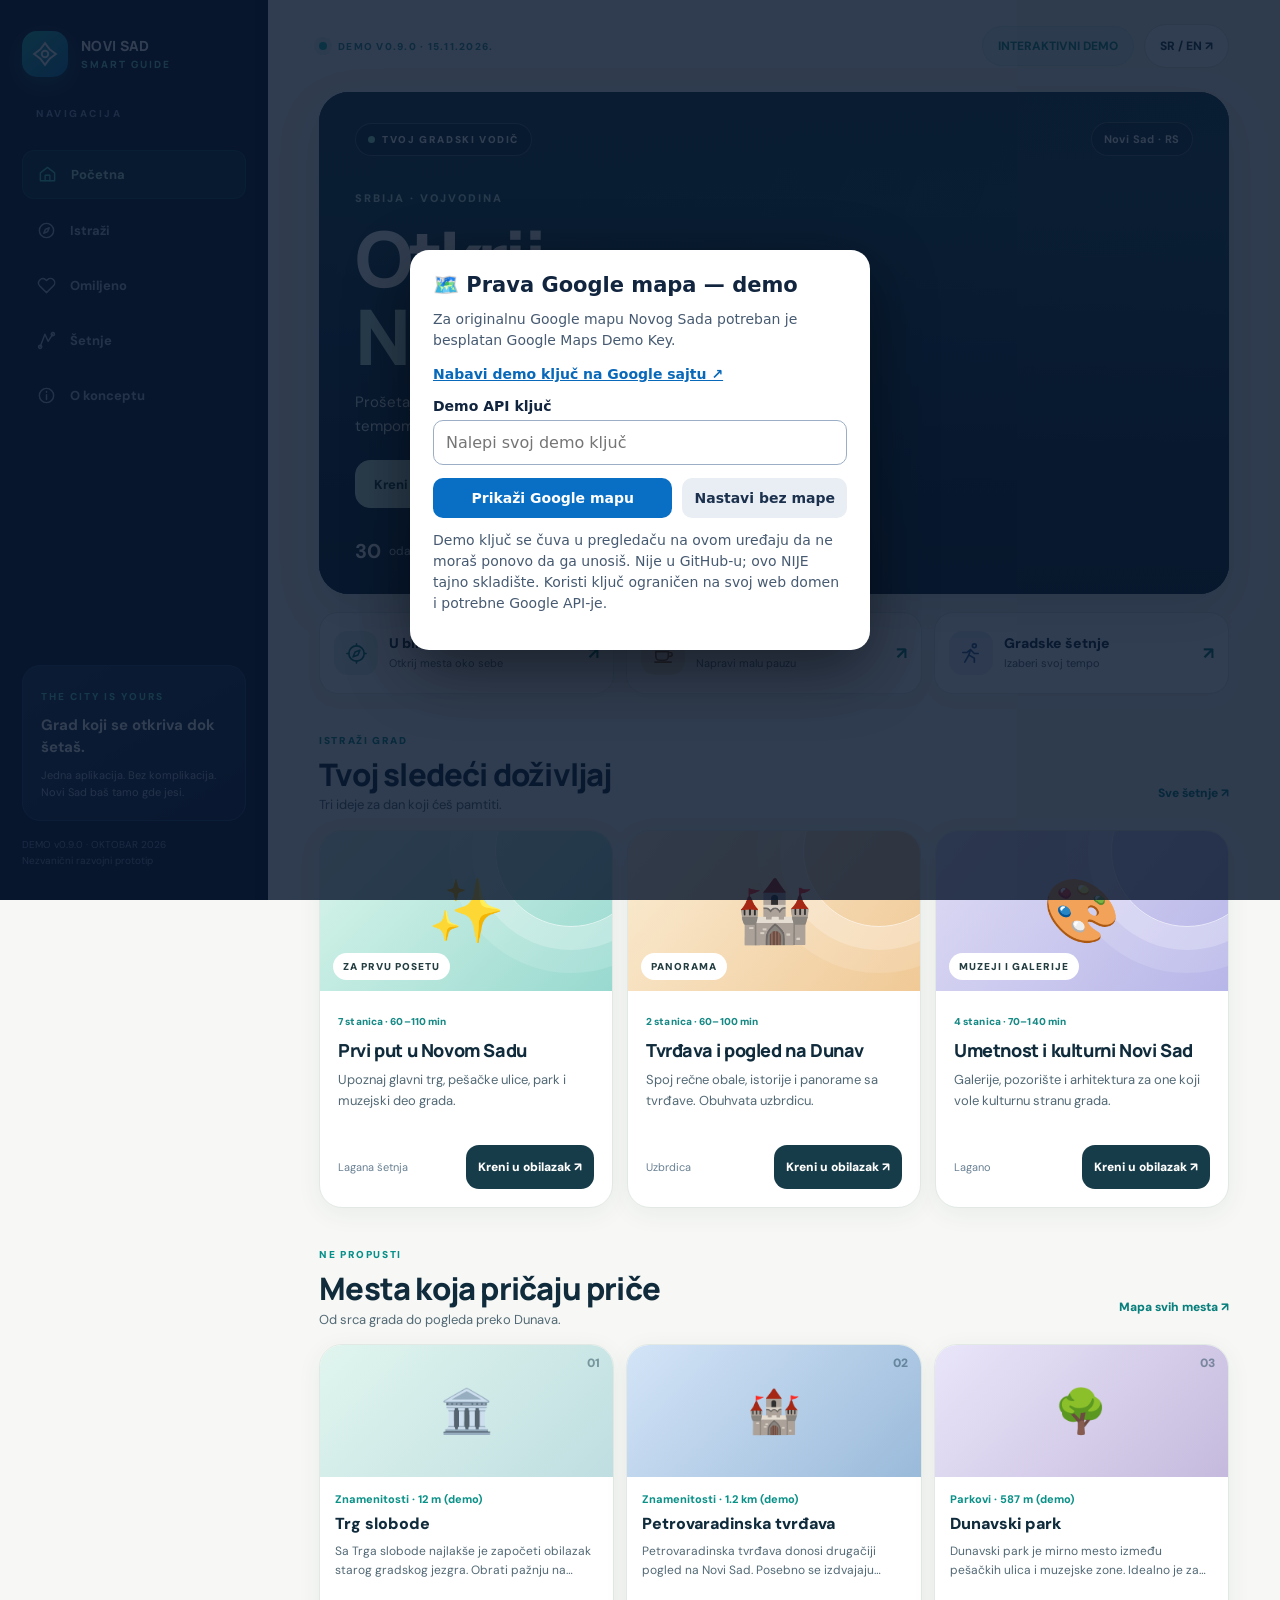
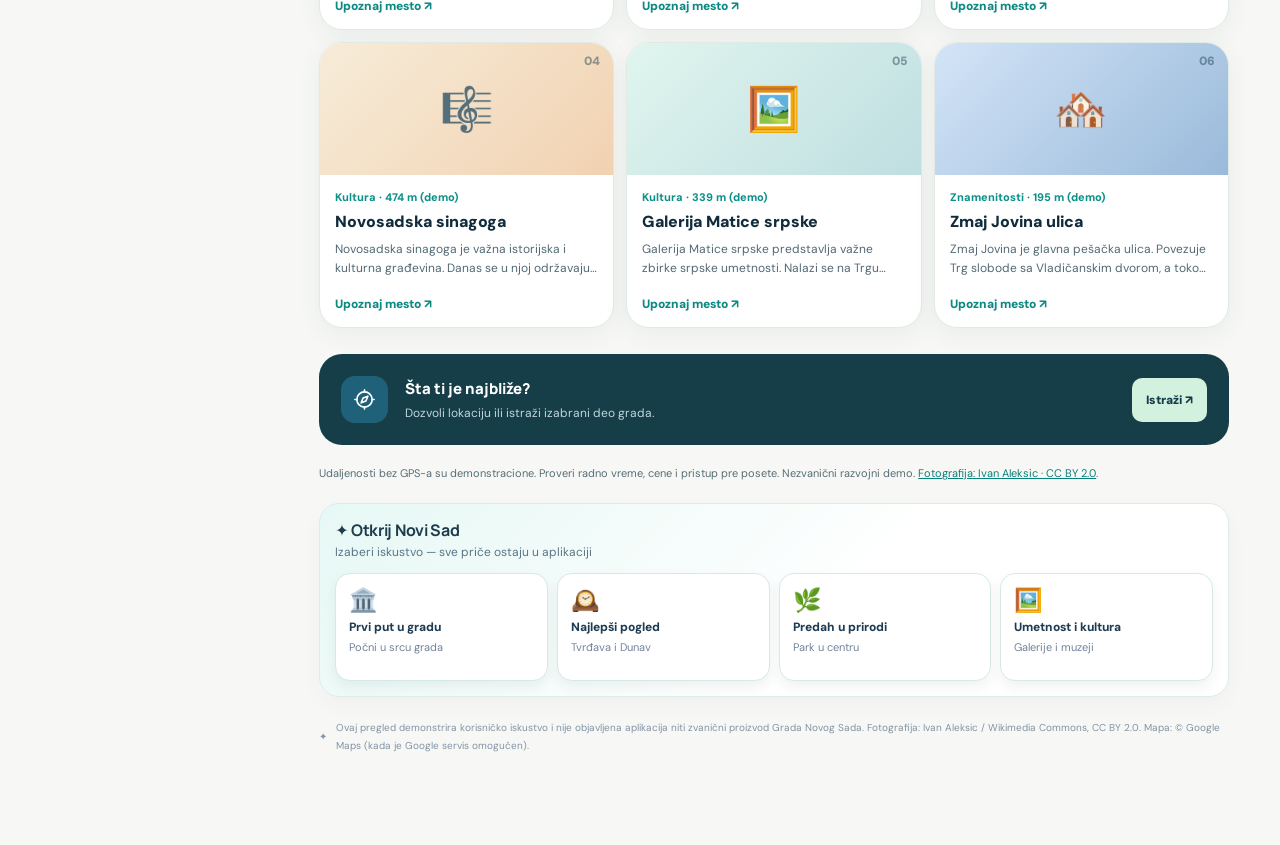
<file: preview/v090/index.html>
<!doctype html>
<html lang="sr">
<head>
  <meta charset="utf-8" />
  <meta name="viewport" content="width=device-width, initial-scale=1, viewport-fit=cover" />
  <meta name="theme-color" content="#0a1532" />
  <link rel="manifest" href="./manifest.webmanifest" />
  <link rel="apple-touch-icon" href="./icons/icon-180.png" />
  <meta name="description" content="Novi Sad Smart Guide — interaktivni koncept turističke aplikacije, oktobar 2026." />
  <title>Novi Sad Smart Guide — interaktivni prototip</title>
  <link rel="preconnect" href="https://fonts.googleapis.com" />
  <link rel="preconnect" href="https://fonts.gstatic.com" crossorigin />
  <link href="https://fonts.googleapis.com/css2?family=DM+Sans:wght@400;500;600;700;800&family=Manrope:wght@400;500;600;700;800&display=swap" rel="stylesheet" />

  <style>
    :root{--navy:#09152e;--navy2:#122849;--ink:#14243c;--muted:#627188;--line:#e8edf2;--teal:#20bfb0;--orange:#fb9869;--bg:#f3f6fa;--white:#fff;--r:19px;--shadow:0 14px 45px rgba(22,43,72,.075)}
    *{box-sizing:border-box}html,body{margin:0;min-height:100%;font-family:'DM Sans',sans-serif;color:var(--ink);background:var(--bg)}button,input{font:inherit}button{cursor:pointer}button:focus-visible,input:focus-visible{outline:3px solid #20bfb0;outline-offset:3px}a{color:inherit}h1,h2,h3,p{margin:0}.hidden{display:none!important}
    .app-shell{display:grid;grid-template-columns:268px minmax(0,1fr);min-height:100vh}
    .sidebar{background:var(--navy);color:#fff;padding:31px 22px;display:flex;flex-direction:column;gap:30px;position:sticky;top:0;height:100vh;overflow:auto}
    .brand{display:flex;align-items:center;gap:13px;text-decoration:none}.logo{width:46px;height:46px;border-radius:15px;background:linear-gradient(140deg,#25bfb3,#1179bd);display:grid;place-items:center;box-shadow:0 7px 22px #22bfb055}.logo svg{width:26px;height:26px}.brand-title{font-family:Manrope,sans-serif;font-weight:800;letter-spacing:.3px;font-size:14px;line-height:1.3}.brand-title small{font-size:10px;letter-spacing:2px;color:#73dacc;display:block;margin-top:3px}.side-label{color:#7f99bb;font-size:10px;letter-spacing:2.5px;font-weight:800;padding:0 14px}.nav{display:flex;flex-direction:column;gap:8px}.nav button{width:100%;border:0;text-align:left;background:none;color:#aec0d8;display:flex;align-items:center;gap:14px;padding:14px 15px;border-radius:12px;font-weight:700;font-size:13px}.nav button svg{width:19px;height:19px;stroke-width:1.8}.nav button:hover,.nav button.active{background:rgba(32,191,176,.15);color:#fff}.nav button.active{border:1px solid rgba(32,191,176,.2)}.nav button.active svg{color:#49ddcf}.sidebar-bottom{margin-top:auto;background:linear-gradient(150deg,#183657,#102340);border:1px solid #25466c;border-radius:18px;padding:18px}.sidebar-bottom span{color:#5de1d3;font-size:10px;letter-spacing:2px;font-weight:800}.sidebar-bottom h3{font-size:15px;line-height:1.5;margin:9px 0 8px}.sidebar-bottom p{font-size:11px;color:#b1c1d6;line-height:1.6}.side-foot{color:#7e92b0;font-size:10px;line-height:1.6;margin-top:-14px}
    .main{min-width:0;padding:24px clamp(20px,4vw,58px) 90px;max-width:1500px;width:100%;margin:auto}.top{display:flex;justify-content:space-between;align-items:center;gap:15px;margin-bottom:24px}.eyebrow{font-size:10px;font-weight:800;letter-spacing:2.3px;color:#2b8f98;text-transform:uppercase}.top-left{display:flex;align-items:center;gap:11px}.dot{width:8px;height:8px;border-radius:50%;background:#20bfae;box-shadow:0 0 0 5px #20bfb01c}.top-right{display:flex;align-items:center;gap:10px}.pill{border:1px solid #e2e8ee;background:#fff;padding:11px 15px;border-radius:100px;font-size:12px;font-weight:800;color:#32465e}.pill.soft{background:#e6f6f3;border-color:#ccf1eb;color:#138f83}.pill.click:hover{background:#edf6f6}.desktop-page-title{font-family:Manrope,sans-serif;font-size:29px;line-height:1.25;letter-spacing:-1.2px;margin-bottom:7px}.subtitle{color:var(--muted);font-size:13px;line-height:1.6}.page-head{margin:0 0 24px}
    .hero{min-height:295px;border-radius:24px;background:linear-gradient(90deg,#07152feF 2%,#0b213aca 50%,#0c244477),url('https://upload.wikimedia.org/wikipedia/commons/7/7a/Panorama_of_Novi_Sad.jpg') center 53%/cover,linear-gradient(135deg,#132d50,#247c89);position:relative;overflow:hidden;color:#fff;padding:40px 42px;box-shadow:var(--shadow);display:flex;flex-direction:column;justify-content:space-between}.hero:before{content:"";position:absolute;width:240px;height:240px;border:1px solid #ffffff25;right:-70px;top:-105px;border-radius:50%;box-shadow:0 0 0 48px #ffffff08,0 0 0 105px #ffffff08}.hero>*{position:relative}.hero-tag{display:inline-flex;align-items:center;gap:8px;border:1px solid #ffffff35;background:#ffffff14;padding:9px 12px;border-radius:100px;font-size:11px;letter-spacing:.5px;align-self:flex-start;font-weight:700}.hero h1{max-width:530px;font-family:Manrope,sans-serif;font-weight:800;letter-spacing:-1.6px;line-height:1.18;font-size:clamp(29px,3vw,46px);margin:20px 0 9px}.hero h1 em{color:#67e2d2;font-style:normal}.hero p{font-size:13px;color:#e1eaf1;line-height:1.7;max-width:520px}.hero-bottom{display:flex;gap:10px;margin-top:20px;flex-wrap:wrap}.btn{border:0;border-radius:12px;padding:13px 19px;display:inline-flex;align-items:center;justify-content:center;gap:9px;font-weight:800;font-size:12px;transition:transform .15s,background .15s}.btn:hover{transform:translateY(-1px)}.btn-primary{background:var(--teal);color:#053540}.btn-primary:hover{background:#41d2c3}.btn-ghost{background:#ffffff20;color:white;border:1px solid #ffffff40}.btn-white{background:#fff;color:#213e5b;border:1px solid var(--line)}.btn svg{width:16px;height:16px}.section-title{display:flex;align-items:center;justify-content:space-between;gap:12px;margin:30px 0 17px}.section-title h2{font-size:18px;font-family:Manrope,sans-serif;letter-spacing:-.5px}.section-title .link{border:0;background:none;color:#178d83;font-size:12px;font-weight:800}.grid-feature{display:grid;grid-template-columns:repeat(3,minmax(0,1fr));gap:14px}.feature{background:#fff;border:1px solid #eaf0f5;border-radius:17px;padding:20px;box-shadow:var(--shadow);text-align:left;min-height:174px;display:flex;flex-direction:column;align-items:flex-start;gap:13px}.feature:hover{border-color:#bde8e4;transform:translateY(-2px)}.feature-ico{width:42px;height:42px;border-radius:13px;display:grid;place-items:center;font-size:20px;background:#eaf9f5}.feature:nth-child(2) .feature-ico{background:#fff1e6}.feature:nth-child(3) .feature-ico{background:#edf2fd}.feature:nth-child(4) .feature-ico{background:#f1f0fb}.feature:nth-child(5) .feature-ico{background:#e9f4fd}.feature:nth-child(6) .feature-ico{background:#fceff3}.feature strong{font-size:13px}.feature small{color:#79899b;font-size:11px;line-height:1.5;display:block;margin-top:5px}.section-split{display:grid;grid-template-columns:minmax(0,1.58fr) minmax(260px,1fr);gap:18px}.info-banner{background:#fff;border:1px solid var(--line);border-radius:18px;padding:20px;box-shadow:var(--shadow);display:flex;gap:15px;align-items:flex-start}.info-banner .bubble{flex:0 0 42px;height:42px;border-radius:13px;background:#e8f8f4;display:grid;place-items:center;color:#188d84;font-size:20px}.info-banner strong{font-size:14px}.info-banner p{color:#6f8093;line-height:1.6;margin-top:6px;font-size:12px}.notice-orange{background:#fff4ee;border:1px solid #ffe3d0;padding:16px 18px;border-radius:16px;color:#8e4d30;font-size:12px;line-height:1.6}.prototype-note{margin-top:22px;color:#8b99a8;font-size:10px;line-height:1.7}
    .filter-bar{display:flex;gap:8px;align-items:center;flex-wrap:wrap;margin:20px 0 17px}.chip{border-radius:100px;padding:10px 14px;border:1px solid #e1e9ee;background:#fff;font-size:12px;color:#697a8e;font-weight:800}.chip.active{background:#102847;border-color:#102847;color:#fff}.map-layout{display:grid;grid-template-columns:minmax(0,1.6fr) minmax(280px,1fr);gap:16px;align-items:start}.map-wrap{position:relative;border:1px solid #dfe8ec;background:#e6f0ee;border-radius:20px;height:535px;overflow:hidden;box-shadow:var(--shadow)}#map{height:100%;width:100%;background:linear-gradient(120deg,#d7e9dc,#f0ece0)}.map-cover{position:absolute;inset:0;background:#e3eee6;overflow:hidden;display:none;align-items:center;justify-content:center}.map-cover .roads{position:absolute;inset:-20%;transform:rotate(-12deg);background:repeating-linear-gradient(0deg,transparent 0 50px,#fff 51px 63px,transparent 64px 115px),repeating-linear-gradient(90deg,transparent 0 65px,#f9fcfb 66px 79px,transparent 80px 153px)}.map-cover .river{position:absolute;inset:30% -40% 27% 6%;transform:rotate(-24deg);background:#a9d7df;border-radius:48%;box-shadow:0 0 0 15px #cae6e5}.map-cover p{position:absolute;bottom:20px;background:#ffffffe0;padding:12px;border-radius:9px;color:#476170;font-size:12px;text-align:center;max-width:260px}.map-badge{position:absolute;top:17px;left:17px;z-index:500;background:#fff;padding:11px 15px;border-radius:12px;box-shadow:0 6px 22px #0001;display:flex;align-items:center;gap:9px;font-size:11px;font-weight:800}.map-badge .pulse{width:9px;height:9px;border-radius:50%;background:#1fc2b2;box-shadow:0 0 0 5px #17b7a92a}.map-actions{position:absolute;bottom:20px;left:18px;right:18px;display:flex;gap:10px;z-index:500}.map-actions button{box-shadow:0 10px 25px #0002}.map-actions .btn{white-space:nowrap}.map-actions .btn-white{background:#fff}.map-actions .btn-primary{background:#122d50;color:#fff}.radius-select{margin-left:auto;border:1px solid var(--line);padding:10px 13px;background:#fff;border-radius:13px;color:#355063;font-weight:800;font-size:12px}.results-panel{background:#fff;border-radius:20px;padding:20px;border:1px solid var(--line);box-shadow:var(--shadow);height:535px;overflow:auto}.panel-title{display:flex;justify-content:space-between;align-items:center;margin-bottom:16px}.panel-title strong{font-size:14px}.counter{color:#0a9386;background:#e1f7f2;border-radius:100px;padding:6px 9px;font-size:11px;font-weight:800}.search{width:100%;border:1px solid #e1e9ef;background:#f7f9fb;border-radius:11px;padding:12px 13px;font-size:12px;margin-bottom:13px;outline:none}.place{display:flex;gap:12px;padding:14px 2px;border-bottom:1px solid #eef2f5;cursor:pointer;align-items:center}.place:hover .place-name{color:#0f9f95}.place:last-child{border-bottom:0}.place-icon{flex:0 0 47px;height:49px;display:grid;place-items:center;border-radius:13px;font-size:22px;background:linear-gradient(145deg,#e9f4f1,#def1ed)}.place-icon.park{background:#e9f5e7}.place-icon.culture{background:#f6edfa}.place-name{font-size:12px;font-weight:800;margin-bottom:5px}.place-sub{font-size:10px;color:#91a0ae;line-height:1.5}.place-fav{margin-left:auto;border:0;background:transparent;font-size:18px;color:#f39b6e;padding:6px}.map-pin{background:#fff;border:3px solid #1db9ac;width:36px;height:36px;border-radius:13px;display:grid;place-items:center;font-size:19px;box-shadow:0 6px 15px #122b4440}.leaflet-div-icon{background:transparent;border:0}.leaflet-popup-content-wrapper{border-radius:14px}.leaflet-popup-content{font-family:'DM Sans',sans-serif}
    .tour-hero{background:linear-gradient(135deg,#092541,#1f5d65);color:#fff;padding:24px;border-radius:20px;margin-bottom:18px}.tour-hero h2{font-family:Manrope,sans-serif;font-size:23px;margin:8px 0}.tour-hero p{font-size:12px;line-height:1.7;color:#c7dfdf}.route-steps{background:#fff;border:1px solid var(--line);border-radius:18px;padding:23px}.step{display:flex;gap:15px;padding-bottom:22px;position:relative}.step:not(:last-child):before{content:"";position:absolute;top:30px;bottom:0;width:2px;background:#d9eeeb;left:15px}.step:last-child{padding:0}.num{width:31px;height:31px;display:grid;place-items:center;border-radius:50%;color:#007c76;background:#d9f8f0;font-size:11px;font-weight:800;z-index:1;flex:0 0 31px}.step h3{font-size:13px;margin:4px 0 4px}.step p{font-size:11px;color:#7f91a0}.step button{margin-left:auto;align-self:flex-start;border:0;border-radius:9px;background:#e9f8f3;color:#168b81;font-size:11px;font-weight:800;padding:9px 11px}.empty{padding:44px 17px;text-align:center;color:#7f90a0;font-size:13px;line-height:1.7}.empty .illustration{font-size:40px;display:block;margin-bottom:12px}
    .modal-shade{position:fixed;inset:0;background:#071528ab;z-index:1500;display:flex;align-items:center;justify-content:center;padding:18px;backdrop-filter:blur(4px)}.modal{width:min(100%,500px);background:#fff;border-radius:23px;overflow:hidden;box-shadow:0 30px 100px #07152855;max-height:min(90vh,760px);overflow-y:auto}.modal-visual{height:176px;position:relative;background:linear-gradient(145deg,#102f50,#167d87);display:flex;align-items:center;justify-content:center;color:#fff}.modal-visual .large-emoji{font-size:86px;filter:drop-shadow(0 15px 20px #0003)}.modal-topper{position:absolute;top:17px;left:22px;border:1px solid #ffffff77;background:#ffffff29;border-radius:30px;padding:7px 10px;font-size:10px;font-weight:800}.modal-close{position:absolute;right:16px;top:16px;background:#ffffffde;color:#142940;border:0;border-radius:100px;width:33px;height:33px;font-weight:900;font-size:17px}.modal-body{padding:26px}.modal-body h2{font-size:23px;font-family:Manrope,sans-serif;letter-spacing:-.7px;margin:5px 0 10px}.modal-body p{font-size:13px;line-height:1.8;color:#65798b}.detail-tag{color:#189b90;font-size:10px;letter-spacing:1.5px;font-weight:800}.detail-facts{display:flex;gap:9px;flex-wrap:wrap;margin:19px 0}.detail-facts span{border:1px solid #e4ecf0;padding:9px 11px;border-radius:9px;font-size:10px;color:#577085;font-weight:700}.modal-actions{display:flex;gap:9px;flex-wrap:wrap}.modal-actions .btn{flex:1;min-width:110px}.toast{position:fixed;right:24px;bottom:24px;z-index:3000;background:#112e42;color:#fff;padding:15px 19px;border-radius:15px;max-width:390px;box-shadow:0 20px 40px #0003;font-size:12px;line-height:1.6;display:none}.toast.show{display:block}.footnote{display:flex;align-items:center;gap:9px;margin-top:22px;color:#8293a5;font-size:10px;line-height:1.8}.mobile-nav{display:none}
    @media(max-width:1100px){.app-shell{grid-template-columns:220px minmax(0,1fr)}.sidebar{padding:24px 15px}.main{padding:23px 24px 70px}.hero{min-height:265px}.grid-feature{grid-template-columns:repeat(2,minmax(0,1fr))}.map-layout{grid-template-columns:1fr}.results-panel{height:auto;max-height:410px}.map-wrap{height:420px}.section-split{grid-template-columns:1fr}}
    @media(max-width:740px){.app-shell{display:block}.sidebar{display:none}.main{padding:16px 15px 104px}.top{margin-bottom:18px}.top-right .pill.soft{display:none}.pill{padding:10px 12px}.hero{min-height:290px;border-radius:21px;padding:26px 23px}.hero h1{font-size:34px;margin:16px 0 7px}.hero p{font-size:12px}.hero-bottom .btn{padding:12px}.grid-feature{grid-template-columns:repeat(2,minmax(0,1fr));gap:10px}.feature{min-height:150px;padding:16px;gap:10px}.feature small{font-size:10px}.section-title{margin:25px 0 14px}.map-wrap{height:425px}.map-actions{flex-wrap:wrap;bottom:13px;left:10px;right:10px}.map-actions .btn{padding:11px;font-size:11px}.radius-select{font-size:11px;padding:9px}.map-badge{top:13px;left:11px}.desktop-page-title{font-size:24px}.mobile-nav{display:grid;grid-template-columns:repeat(5,1fr);position:fixed;bottom:0;left:0;right:0;z-index:1000;background:#fff;border-top:1px solid #e7edf2;padding:9px 8px calc(9px + env(safe-area-inset-bottom));box-shadow:0 -9px 30px #20355012}.mobile-nav button{display:flex;flex-direction:column;align-items:center;gap:4px;background:none;border:0;color:#8494a6;font-size:9px;font-weight:800}.mobile-nav button svg{width:21px;height:21px}.mobile-nav button.active{color:#178e88}.modal-shade{padding:10px}.modal-visual{height:155px}.modal-body{padding:21px}.toast{left:14px;bottom:90px;right:14px}.chip{font-size:11px;padding:9px 12px}}
    .map-badge{max-width:calc(100% - 85px);line-height:1.35}.map-badge span:last-child{overflow-wrap:anywhere}.map-actions{align-items:center}.map-actions button{max-width:46%;white-space:normal;text-align:center}.map-cover{z-index:2}.map-actions,.map-badge{z-index:500}
    @media(max-width:740px){.map-actions button{font-size:10px;max-width:45%;padding:10px 9px}.radius-select{margin-left:0;max-width:30%;padding:10px 6px}.map-badge{font-size:10px;max-width:75%}}
    @media(prefers-reduced-motion:reduce){*,*:before,*:after{scroll-behavior:auto!important;transition:none!important}}

    /* Modern vector map experience; attribution remains visible. */
    #map{position:absolute;inset:0;width:100%;height:100%;background:#e9f0f2}
    .maplibregl-map{font-family:'DM Sans',sans-serif}
    .maplibregl-ctrl-top-right{top:76px;right:12px}
    .maplibregl-ctrl-group{border:1px solid #e4ebed!important;border-radius:13px!important;overflow:hidden;box-shadow:0 8px 26px #10284718!important}
    .maplibregl-ctrl-attrib{background:#ffffffdd!important;font-size:10px!important;border-radius:8px 0 0 0}
    .map-style-control{position:absolute;z-index:501;top:76px;left:16px;display:flex;gap:3px;padding:5px;background:#fff;border:1px solid #e5ebef;border-radius:13px;box-shadow:0 8px 25px #10284718}
    .map-style-control button{font-size:11px;padding:9px 11px;border:0;border-radius:9px;background:transparent;color:#536c82;font-weight:800}
    .map-style-control button.active{background:#142c4d;color:#fff}
    .map-style-control button:focus-visible{outline:2px solid #20bfb0}
    .map-pin{width:39px;height:39px;border:2px solid white;border-radius:14px;background:#fff;box-shadow:0 4px 15px #132c4160;display:grid;place-items:center;font-size:19px;cursor:pointer;transition:transform .15s ease}
    .map-pin:hover{transform:translateY(-3px) scale(1.06)}
    .map-pin.park{background:#e5f6e5}.map-pin.culture{background:#f5ecfc}
    .user-position-marker{width:20px;height:20px;border-radius:50%;background:#028dc5;border:4px solid #fff;box-shadow:0 0 0 5px #018dca45,0 3px 11px #19344f55}
    .map-cover{z-index:2;background:#e5eef0}
    .map-cover .roads,.map-cover .river{display:none}
    .map-error-content{text-align:center;padding:25px 20px;max-width:320px;position:relative;z-index:2}
    .map-error-content strong{font:800 18px Manrope,sans-serif;display:block;margin-bottom:8px}
    .map-error-content p{position:static;background:none;padding:0;color:#466174;font-size:13px;margin-bottom:14px;max-width:initial}
    .map-error-content button{border:0;border-radius:12px;background:#102847;color:#fff;font-weight:800;padding:11px 15px}
    .gps-inline-status{position:absolute;bottom:82px;left:18px;right:18px;z-index:500;max-width:440px;border-radius:12px;background:#ffffffed;color:#3c6074;border:1px solid #dae7e9;padding:9px 12px;font-size:11px;font-weight:700;box-shadow:0 7px 24px #10284712}
    .gps-inline-status.error{color:#a34d37;background:#fff8f4;border-color:#f5d4c5}
    @media(max-width:740px){.map-style-control{top:72px;left:12px}.map-style-control button{padding:8px;font-size:10px}.maplibregl-ctrl-top-right{top:70px;right:9px}.gps-inline-status{bottom:83px;left:12px;right:12px;font-size:10px}.map-badge{top:13px;left:12px}}

    /* v0.3.6: visible fallback with reason, so map errors aren't blank mystery screens. */
    #mapFallback{padding:0;justify-content:stretch;align-items:stretch;background:#e5eff2}
    #mapFallback iframe{border:0;width:100%;height:100%;position:absolute;inset:0;opacity:.98}
    #mapFallback .map-error-content{position:absolute;left:12px;right:12px;top:76px;margin:auto;background:rgba(255,255,255,.96);padding:13px 16px;border:1px solid #dce8ef;box-shadow:0 8px 34px rgba(9,26,49,.17);border-radius:13px;max-width:360px}
    #mapFallback .map-error-content strong{font-size:14px;margin-bottom:5px}
    #mapFallback .map-error-content p{font-size:11px;margin-bottom:10px;line-height:1.5}
    #mapFallback .map-error-buttons{display:flex;align-items:center;justify-content:center;gap:7px;flex-wrap:wrap}
    #mapFallback .map-error-buttons button{padding:8px 10px;font-size:11px}
    #mapFallback .map-error-buttons a{font-size:11px;font-weight:800;background:#ecf5f7;padding:8px 10px;border-radius:11px;text-decoration:none;color:#123c52}
    @media(max-width:740px){#mapFallback .map-error-content{top:115px;left:8px;right:8px}}
  
/* Lightweight interactive map v0.3.6 */
.tour-raster{position:relative;overflow:hidden;user-select:none;-webkit-user-select:none;touch-action:none;overscroll-behavior:contain;cursor:grab;background:#e2eced}
.tour-raster:active{cursor:grabbing}
.raster-tiles{position:absolute;inset:0;pointer-events:none;overflow:visible;transform-origin:50% 50%;will-change:transform}
.raster-tile{position:absolute;object-fit:fill;max-width:none;user-select:none}
.raster-tiles.raster-soft{filter:saturate(.50) contrast(.96) brightness(1.05)}
.raster-overlay{position:absolute;inset:0;pointer-events:none;transform-origin:50% 50%;will-change:transform}
.raster-circle{position:absolute;transform:translate(-50%,-50%);border-radius:50%;pointer-events:none}
.raster-search-radius{border:2px dashed rgba(4,142,138,.55);background:rgba(19,191,175,.07)}
.raster-accuracy{border:1px solid rgba(35,137,207,.5);background:rgba(21,135,229,.13)}
.raster-you{position:absolute;transform:translate(-50%,-50%);width:18px;height:18px;border:3px solid #fff;border-radius:50%;background:#1688f2;box-shadow:0 0 0 7px #1d96e82b,0 2px 9px #1238}
.raster-pin{position:absolute;transform:translate(-50%,-100%);width:40px;height:40px;display:grid;place-items:center;font-size:20px;border:3px solid #fff;border-radius:13px;background:#effffb;box-shadow:0 5px 15px #052d4460;pointer-events:auto;cursor:pointer}
.raster-pin:hover{transform:translate(-50%,-105%) scale(1.08);background:#d0f7ee}
.raster-pin:focus-visible{outline:3px solid #008a82}
.raster-zoom{position:absolute;top:12px;right:12px;display:flex;flex-direction:column;z-index:6;border:1px solid #dce6eb;border-radius:12px;overflow:hidden;box-shadow:0 3px 12px #132b2833}
.raster-zoom button{width:37px;height:38px;border:0;background:#fff;color:#17334f;font-size:24px;line-height:1}
.raster-zoom button+button{border-top:1px solid #e4e8ec}
.raster-attribution{position:absolute;bottom:2px;right:7px;z-index:6;background:#ffffffe9;border-radius:5px;font-size:10px;color:#2d4556;padding:3px 5px}
.raster-attribution a{color:inherit}
@media(max-width:740px){.raster-zoom{top:8px;right:8px}.raster-pin{width:36px;height:36px;font-size:18px}}


/* v0.3.6 — refined cartography and internal route panel */
.raster-tiles.raster-modern{filter:saturate(.69) contrast(.91) brightness(1.08) hue-rotate(-4deg)}
.raster-tiles.raster-soft{filter:saturate(.26) contrast(.86) brightness(1.1)}
.map-wrap{border-radius:26px;box-shadow:0 20px 45px rgba(19,45,64,.12)}
.raster-pin{border:2px solid rgba(255,255,255,.97);background:linear-gradient(150deg,#ffffff,#e5fbf6);border-radius:16px;box-shadow:0 5px 16px rgba(10,60,80,.25),0 1px 2px rgba(0,0,0,.07);transition:transform .15s ease,box-shadow .15s ease}
.raster-pin:hover{box-shadow:0 12px 24px #0e4a6c50}
.raster-route{position:absolute;inset:0;width:100%;height:100%;pointer-events:none;overflow:visible;filter:drop-shadow(0 2px 5px #2189e855)}
.route-end-marker{position:absolute;z-index:4;transform:translate(-50%,-100%);background:#163958;border:3px solid white;border-radius:15px 15px 15px 4px;color:#fff;width:40px;height:40px;display:grid;place-items:center;font-size:24px;box-shadow:0 5px 15px #16395860}
#routePanel{position:absolute;left:14px;right:14px;top:117px;z-index:510;background:#ffffffed;backdrop-filter:blur(16px);-webkit-backdrop-filter:blur(16px);border:1px solid #d9e8ee;border-radius:19px;padding:16px;box-shadow:0 12px 35px #17354e33;max-width:450px}
.route-panel-head{display:flex;gap:12px;align-items:flex-start;justify-content:space-between}.route-panel-head strong{font:800 14px Manrope,sans-serif}.route-panel-head p{font-size:11px;color:#627c91;margin-top:4px;line-height:1.45}
.route-close{border:0;border-radius:10px;background:#e8f0f4;color:#21435a;font-size:18px;width:32px;height:32px;flex:none}
.route-stats{display:flex;gap:8px;margin-top:13px;flex-wrap:wrap}.route-stats span{background:#e7f6fc;color:#1e6589;font-weight:800;font-size:12px;padding:9px 11px;border-radius:10px}
.route-steps-preview{max-height:155px;overflow:auto;margin-top:12px;padding-left:17px;color:#49657b;font-size:11px;line-height:1.6}.route-steps-preview li{margin-bottom:5px}
.route-panel-foot{color:#667f90;font-size:10px;margin-top:9px;line-height:1.5}
.route-panel-actions{display:flex;flex-wrap:wrap;gap:7px;margin-top:11px}.route-panel-actions button,.route-panel-actions a{border:0;border-radius:10px;background:#163958;color:#fff;padding:10px 12px;font-size:11px;font-weight:800;text-decoration:none}.route-panel-actions a{background:#ebf3f6;color:#174d6b}
@media(max-width:740px){#routePanel{top:126px;left:8px;right:8px;padding:12px}.route-steps-preview{max-height:94px}.map-actions{bottom:12px;left:8px;right:8px;gap:5px}.map-actions .btn{padding:9px 11px;font-size:10px}}


/* v0.3.6 navigation: hiding instructions never deletes the route */
.route-close{font-weight:900;font-size:18px;line-height:1;transition:background .2s}
.route-close:hover{background:#d5e9f2}
.route-restore{position:absolute;z-index:510;left:16px;bottom:86px;max-width:calc(100% - 32px);border:1px solid #d5e8f0;background:#fff;border-radius:16px;padding:12px 15px;color:#163958;font-size:12px;font-weight:850;box-shadow:0 9px 30px rgba(13,56,84,.26);display:flex;align-items:center;gap:12px}
.route-restore .route-rest-arrow{font-size:17px;color:#0b8b94}
.route-end-btn{background:#edf0f2!important;color:#536474!important}
.map-poi-toggle{position:absolute;top:126px;left:16px;z-index:505;border:1px solid rgba(197,225,228,.9);border-radius:12px;background:rgba(255,255,255,.96);padding:10px 13px;box-shadow:0 8px 24px rgba(9,40,60,.14);color:#214b63;font-weight:800;font-size:11px}
.map-poi-toggle:disabled{opacity:.65;cursor:wait}
.map-poi-status{position:absolute;top:173px;left:16px;max-width:330px;z-index:505;background:#fffef3;border:1px solid #ebe0b6;border-radius:12px;padding:10px;color:#726134;font-size:11px;line-height:1.45;box-shadow:0 6px 16px #1b3e4b18}
.raster-poi{position:absolute;transform:translate(-50%,-50%);pointer-events:auto;background:#fff;border:2px solid rgba(252,254,255,.96);box-shadow:0 4px 11px #15364a35;border-radius:50%;width:31px;height:31px;display:grid;place-items:center;font-size:14px;cursor:pointer;z-index:3}
.raster-poi:hover,.raster-poi:focus-visible{outline:3px solid #21baac;transform:translate(-50%,-50%) scale(1.12)}
.poi-popup{position:absolute;z-index:512;right:12px;bottom:86px;width:min(315px,calc(100% - 24px));padding:15px 17px;border:1px solid #d9e8ef;background:#fff;border-radius:17px;box-shadow:0 15px 45px rgba(13,43,65,.28)}
.poi-popup strong{display:block;font:800 15px Manrope,sans-serif;margin:7px 28px 7px 0;line-height:1.35;color:#122e49}
.poi-popup-label{color:#078f8a;font-size:10px;font-weight:900;letter-spacing:.4px}
.poi-popup p{color:#6c7c8c;font-size:11px;line-height:1.5}
.poi-popup-x{position:absolute;right:12px;top:10px;border:0;background:#edf3f6;border-radius:9px;width:29px;height:29px;font-size:19px;color:#24475f}
.poi-popup-actions{display:flex;gap:8px;margin-top:12px;align-items:center}
.poi-popup-actions button,.poi-popup-actions a{background:#173753;color:#fff;border:0;border-radius:10px;padding:9px 12px;font-size:11px;font-weight:800;text-decoration:none}
.poi-popup-actions a{background:#eff5f5;color:#164058}
@media(min-width:900px){.map-wrap{height:585px}.results-panel{height:585px}}
@media(max-width:740px){.map-poi-toggle{top:120px;left:12px;padding:9px;font-size:10px}.map-poi-status{top:158px;left:12px;right:12px;max-width:none;font-size:10px}.route-restore{bottom:80px;left:9px}.poi-popup{bottom:87px;right:8px}.map-wrap{height:490px}}


    /* v0.4.0 navigation UI. These controls stay fixed when the map underneath rotates. */
    .raster-heading-arrow{position:absolute;top:-7px;left:50%;width:0;height:0;border-left:8px solid transparent;border-right:8px solid transparent;border-bottom:17px solid #0874cf;transform-origin:50% 100%;filter:drop-shadow(0 1px 2px #fff)}
    .heading-controls{position:absolute;top:160px;right:10px;z-index:505;display:flex;flex-direction:column;gap:7px}
    .heading-controls button{border:1px solid #d8e5eb;background:#fff;color:#163354;box-shadow:0 4px 15px #193b5130;border-radius:12px;min-width:50px;padding:9px 10px;font-size:11px;font-weight:800;display:flex;align-items:center;justify-content:center;flex-direction:column;gap:1px}
    .heading-controls button.active{background:#123958;color:#fff}
    .heading-controls .bearing-needle{display:block;font-size:19px;line-height:22px;font-weight:900;color:#dc5b4d;transform-origin:center;transition:transform .14s linear}
    .heading-controls button.active .bearing-needle{color:#59f4de}
    .heading-status{position:absolute;z-index:505;top:88px;right:13px;max-width:170px;text-align:right;background:#ffffffed;padding:6px 9px;border-radius:9px;color:#345773;font-size:10px;box-shadow:0 3px 12px #102b4918}
    .nav-hud{position:absolute;left:11px;right:11px;bottom:92px;z-index:512;display:flex;gap:11px;align-items:center;background:#0e2a48ed;color:#fff;border-radius:16px;border:1px solid #66bcda55;box-shadow:0 10px 28px #0a1b3450;padding:11px 13px;max-width:540px;backdrop-filter:blur(12px)}
    .nav-hud .nav-arrow{flex:0 0 36px;height:36px;display:grid;place-items:center;font-size:25px;color:#5de6e0;transition:transform .15s linear}
    .nav-hud strong{font-size:12px;display:block}.nav-hud small{font-size:10px;color:#d2e2ee;display:block;margin-top:3px;line-height:1.45}
    .nav-hud button{border:1px solid #d9e9f477;color:#fff;background:#ffffff19;border-radius:9px;padding:8px;font-size:11px;font-weight:800;margin-left:auto}
    .nav-live-controls{position:absolute;z-index:512;left:11px;bottom:164px;display:flex;gap:7px}
    .nav-live-controls button{border:0;background:#fff;color:#183c59;border-radius:10px;box-shadow:0 3px 17px #193b5130;padding:9px 11px;font-size:11px;font-weight:800}
    .nav-live-controls button.active{background:#0e5367;color:#fff}
    @media(max-width:740px){.heading-controls{top:172px;right:8px}.heading-controls button{min-width:45px;padding:7px 8px;font-size:10px}.heading-status{top:85px;right:8px}.nav-hud{bottom:95px;padding:9px;left:8px;right:8px}.nav-live-controls{bottom:166px;left:8px}.route-restore{bottom:176px;left:8px}.nav-hud small{font-size:9px}.map-wrap{height:550px}}

/* v0.4.0 place content, accessibility and navigation */
.nav-reroute{background:#fdf2d8!important;color:#1d3850!important;font-weight:800!important}
.nearby-title{font-size:15px;margin:18px 0 8px}
.nearby-grid{display:grid;gap:7px}
.nearby-place{display:flex;align-items:center;gap:9px;width:100%;padding:10px 12px;border:1px solid #dfebee;border-radius:12px;background:#f8fbfc;color:#18324d;text-align:left;cursor:pointer}
.nearby-place span{font-size:20px}.nearby-place strong{font-size:12px;flex:1}.nearby-place small{color:#658198}
.place-source a{color:#126f89;text-decoration:underline;font-weight:700;font-size:12px}
.detail-disclaimer{padding:9px 12px;background:#fff5e5;color:#77551c;border-radius:10px;font-size:11px;line-height:1.5}
.walk-card{border:1px solid #dae7ee;border-radius:18px;background:#fff;overflow:hidden;margin:14px 0 22px}
.walk-card-head{padding:22px;background:#102b4a;color:#fff}.walk-card-head h2{margin:10px 0;font-size:21px}.walk-card-head p{opacity:.8;font-size:12px}
.walk-card .route-steps{padding:10px 18px 17px}
@media(max-width:740px){.nav-hud{gap:6px}.nav-hud .nav-reroute{padding:6px;font-size:10px}.nav-hud strong{font-size:11px}.nav-hud .nav-arrow{flex-basis:23px}.walk-card-head{padding:16px}}
</style>
<link rel="stylesheet" href="./discovery-v050.css?v=090" />
</head>
<body>
<div class="app-shell">
  <aside class="sidebar">
    <a class="brand" href="#home" onclick="showPage('home');return false">
      <div class="logo"><svg viewBox="0 0 24 24" fill="none" stroke="white" stroke-width="1.8"><path d="M12 2 16.3 7.7 22 12l-5.7 4.3L12 22l-4.3-5.7L2 12l5.7-4.3L12 2Z"/><circle cx="12" cy="12" r="3"/></svg></div>
      <div class="brand-title">NOVI SAD<small>SMART GUIDE</small></div>
    </a>
    <div class="side-label" data-i18n="navigation">NAVIGACIJA</div>
    <nav class="nav" id="sideNav"></nav>
    <div class="sidebar-bottom"><span>THE CITY IS YOURS</span><h3 data-i18n="sideHeadline">Grad koji se otkriva dok šetaš.</h3><p data-i18n="sideText">Jedna aplikacija. Bez komplikacija. Novi Sad baš tamo gde jesi.</p></div>
    <p class="side-foot" data-i18n="prototypeFoot">DEMO v0.9.0 · Google Maps · OKTOBAR 2026<br>Nezvanični razvojni prototip</p>
  </aside>
  <main class="main">
    <header class="top"><div class="top-left"><div class="dot"></div><span class="eyebrow" data-i18n="previewLabel">DEMO v0.9.0 · 15.11.2026.</span></div><div class="top-right"><span class="pill soft" data-i18n="demoLabel">INTERAKTIVNI DEMO</span><button id="langBtn" class="pill click" onclick="toggleLang()" aria-label="Promeni jezik">SR / EN ↗</button></div></header>
    <div id="page"></div>
    <div class="footnote"><span>✦</span><span data-i18n="footer">Ovaj pregled demonstrira korisničko iskustvo i nije objavljena aplikacija niti zvanični proizvod Grada Novog Sada. Fotografija: Ivan Aleksic / Wikimedia Commons, CC BY 2.0. Mapa: © Google Maps (kada je Google servis omogućen).</span></div>
  </main>
</div>
<nav class="mobile-nav" id="mobileNav" aria-label="Glavna navigacija"></nav>
<div class="modal-shade hidden" id="modalShade" onclick="if(event.target===this) closeModal()"><div class="modal" id="modal" role="dialog" aria-modal="true" aria-labelledby="modalTitle"></div></div>
<div class="toast" id="toast" role="status" aria-live="polite"></div>
<!-- Google Maps browser SDK is loaded after a visitor enters their own test key. -->
<script>
// Upgrade bridge must stay inline: v0.6.5 workers can return stale external scripts.
if ('serviceWorker' in navigator && ['https:', 'http:'].includes(location.protocol)) {
  const wasControlled = Boolean(navigator.serviceWorker.controller);
  let reloading = false;
  navigator.serviceWorker.addEventListener('controllerchange', () => {
    if (!wasControlled || reloading) return;
    reloading = true;
    location.reload(); // Switch the whole document to the atomically installed release.
  });
  window.addEventListener('load', () => {
    navigator.serviceWorker.register('./sw.js', {updateViaCache:'none'})
      .then(registration => registration.update()).catch(() => {});
  });
}
</script>
<script src="./google-maps-config.js?v=090"></script>
<script src="./google-maps-engine.js?v=090"></script>
<script>
'use strict';
const center={lat:45.25565,lng:19.84563};
const MAP_STYLES={modern:"standard",minimal:"soft"};
const places=[
{id:'trg',sr:'Trg slobode',en:'Liberty Square',cat:'sights',emoji:'🏛️',lat:45.25562,lng:19.84548,descriptionSr:'Glavni gradski trg i odlična polazna tačka za upoznavanje centra Novog Sada.',descriptionEn:'The city’s central square and a perfect starting point for exploring Novi Sad.'},
{id:'crkva',sr:'Crkva Imena Marijinog',en:'Name of Mary Church',cat:'sights',emoji:'⛪',lat:45.255651,lng:19.845630,descriptionSr:'Prepoznatljiva neogotička crkva u samom srcu Novog Sada, na Trgu slobode.',descriptionEn:'A distinctive Gothic Revival church in the heart of Novi Sad, on Liberty Square.'},
{id:'tvrdjava',sr:'Petrovaradinska tvrđava',en:'Petrovaradin Fortress',cat:'sights',emoji:'🏰',lat:45.25236,lng:19.86089,descriptionSr:'Jedna od najpoznatijih znamenitosti grada, sa pogledom na Dunav i Novi Sad.',descriptionEn:'One of the city’s best-known landmarks, overlooking the Danube and Novi Sad.'},
{id:'dunavski',sr:'Dunavski park',en:'Danube Park',cat:'parks',emoji:'🌳',lat:45.2574,lng:19.8527,descriptionSr:'Mirna zelena oaza na nekoliko minuta od pešačke zone u centru.',descriptionEn:'A peaceful green space a short walk from the pedestrian centre.'},
{id:'muzej',sr:'Muzej Vojvodine',en:'Museum of Vojvodina',cat:'culture',emoji:'🏺',lat:45.2577,lng:19.85375,descriptionSr:'Mesto za otkrivanje kulturne i istorijske baštine Vojvodine.',descriptionEn:'Discover the culture and history of the Vojvodina region.'},
{id:'zmaj',sr:'Zmaj Jovina ulica',en:'Zmaj Jovina Street',cat:'sights',emoji:'🏘️',lat:45.25585,lng:19.8481,descriptionSr:'Jedna od najpoznatijih pešačkih ulica, sa istorijskim fasadama i gradskim ritmom.',descriptionEn:'A celebrated pedestrian street with historic facades and a lively atmosphere.'},
{id:'sinagoga',sr:'Novosadska sinagoga',en:'Novi Sad Synagogue',cat:'culture',emoji:'🎼',lat:45.2545,lng:19.8398,descriptionSr:'Upečatljiva kulturno-istorijska građevina poznata i kao koncertni prostor.',descriptionEn:'An impressive historic landmark also known as a concert venue.'},
{id:'galerija',sr:'Galerija Matice srpske',en:'Gallery of Matica Srpska',cat:'culture',emoji:'🖼️',lat:45.252601,lng:19.845808,descriptionSr:'Umetnička galerija na Trgu galerija 1, sa važnim zbirkama srpske umetnosti.',descriptionEn:'Art museum at Trg galerija 1, presenting important collections of Serbian art.',source:'https://www.digitalizacija.ns.rs/sr/institucije/galerija-matice-srpske'},
{id:'snp',sr:'Srpsko narodno pozorište',en:'Serbian National Theatre',cat:'culture',emoji:'🎭',lat:45.2550863,lng:19.8427834,descriptionSr:'Jedna od najvažnijih kulturnih institucija u Novom Sadu, na Pozorišnom trgu 1.',descriptionEn:'A landmark performing arts institution at Pozorišni trg 1.',source:'https://www.snp.org.rs/'},
{id:'dunavska',sr:'Dunavska ulica',en:'Dunavska Street',cat:'sights',emoji:'🏘️',lat:45.256231,lng:19.851065,descriptionSr:'Stara gradska pešačka ulica koja povezuje Zmaj Jovinu ulicu i Dunavski park.',descriptionEn:'Historic pedestrian street connecting Zmaj Jovina Street to Danube Park.',source:'https://novisad.travel/arhitektura-single/dunavska-ulica/'},
{id:'vladicanski',sr:'Vladičanski dvor',en:'Bishop’s Palace',cat:'sights',emoji:'🏰',lat:45.2570,lng:19.8479,descriptionSr:'Istorijska rezidencija episkopa Bačke eparhije na kraju Zmaj Jovine ulice.',descriptionEn:'Historic bishop’s residence at the end of Zmaj Jovina pedestrian street.',source:'https://novisad.rs/eng/tourism'},
{id:'gradskakuca',sr:'Gradska kuća',en:'Novi Sad City Hall',cat:'sights',emoji:'🏛️',lat:45.254809,lng:19.844404,descriptionSr:'Neorenesansno zdanje na Trgu slobode, izgrađeno krajem 19. veka.',descriptionEn:'Neo-Renaissance city hall on Liberty Square, dating to the late 19th century.',source:'https://www.digitalizacija.ns.rs/en/city-hall'},
{id:'biblioteka',sr:'Biblioteka Matice srpske',en:'Library of Matica Srpska',cat:'culture',emoji:'📚',lat:45.259269,lng:19.845276,descriptionSr:'Značajna nacionalna biblioteka na adresi Matice srpske 1.',descriptionEn:'Major research and national library at Matice srpske 1.',source:'https://www.digitalizacija.ns.rs/en/institucije/library-matica-srpska'},
{id:'beljanski',sr:'Spomen-zbirka Pavla Beljanskog',en:'Pavle Beljanski Memorial Collection',cat:'culture',emoji:'🖼️',lat:45.252778,lng:19.846111,descriptionSr:'Zbirka srpske i jugoslovenske umetnosti, Trg galerija 2.',descriptionEn:'Art collection featuring Serbian and Yugoslav painters at Trg galerija 2.',source:'https://novisad.travel/ns-price/novosadske-price-spomen-zbirka-pavla-beljanskog/'},
{id:'zmaj-spomenik',sr:'Spomenik Jovanu Jovanoviću Zmaju',en:'Jovan Jovanović Zmaj Monument',cat:'sights',emoji:'🗿',lat:45.25687,lng:19.84774,descriptionSr:'Bronzana statua pesnika Jovana Jovanovića Zmaja ispred Vladičanskog dvora.',descriptionEn:'Bronze monument to the poet Jovan Jovanović Zmaj in front of the Bishop’s Palace.',source:'https://novisad.rs/lat/figura-lekara-i-pesnika-jovana-jovanovica-zmaja'},
{id:'racija',sr:'Spomenik žrtvama racije',en:'Monument to the Victims of the Raid',cat:'culture',emoji:'🕯️',lat:45.252634,lng:19.855775,descriptionSr:'Memorijal na Keju žrtava racije posvećen stradalim sugrađanima u januaru 1942.',descriptionEn:'Memorial along the riverside to Novi Sad residents killed in January 1942.',source:'https://vojvodina.travel/atrakcije/spomenik-zrtvama-racije-novi-sad/'},
{id:'strand',sr:'Štrand',en:'Štrand Beach',cat:'parks',emoji:'🌊',lat:45.2367,lng:19.8487,descriptionSr:'Poznata gradska plaža na Dunavu i omiljeno mesto za predah.',descriptionEn:'Novi Sad’s popular city beach on the Danube.'}
];
for(const p of [{"id":"sat","sr":"Petrovaradinski sat","en":"Petrovaradin Clock Tower","cat":"sights","emoji":"🕰️","lat":45.2527,"lng":19.8614,"descriptionSr":"Poznati sat tvrđave: velika kazaljka pokazuje sate, a mala minute.","descriptionEn":"The fortress clock: large hand shows hours, small hand minutes.","source":"https://novisad.travel/atrakcije-na-tvrdavi/","approximate":true},{"id":"muzejgrada","sr":"Muzej grada Novog Sada","en":"Novi Sad City Museum","cat":"culture","emoji":"🏺","lat":45.2525,"lng":19.8617,"descriptionSr":"Muzejske postavke na tvrđavi posvećene istoriji grada.","descriptionEn":"Museum collections about the city's heritage on the fortress.","source":"https://novisad.travel/atrakcije-na-tvrdavi/","approximate":true},{"id":"podzemlje","sr":"Podzemne vojne galerije","en":"Underground Military Galleries","cat":"culture","emoji":"🔦","lat":45.2518,"lng":19.8627,"descriptionSr":"Podzemni vojni sistem tvrđave; obilazak samo uz zvanično dostupnu posetu.","descriptionEn":"Underground defence system; access only with an official visitor tour.","source":"https://novisad.travel/atrakcije-na-tvrdavi/","approximate":true},{"id":"gradic","sr":"Petrovaradinski Gradić","en":"Petrovaradin Lower Town","cat":"sights","emoji":"🏘️","lat":45.2509,"lng":19.8652,"descriptionSr":"Barokni deo Petrovaradina ispod tvrđave.","descriptionEn":"Baroque historic lower town beneath the fortress.","source":"https://novisad.travel/novi-sad-za-jedan-dan/","approximate":true},{"id":"saborna","sr":"Saborna crkva Svetog Georgija","en":"St George Orthodox Cathedral","cat":"sights","emoji":"⛪","lat":45.2573,"lng":19.8491,"descriptionSr":"Važan deo duhovne i arhitektonske baštine starog centra.","descriptionEn":"Important cathedral of the old city centre.","source":"https://vojvodina.travel/destinacije/novi-sad/","approximate":true},{"id":"almascrkva","sr":"Almaška crkva","en":"Almaš Orthodox Church","cat":"sights","emoji":"⛪","lat":45.2614,"lng":19.8533,"descriptionSr":"Prepoznatljiva crkva u istorijskom Almaškom kraju.","descriptionEn":"An iconic church in the historic Almaš quarter.","source":"https://vojvodina.travel/destinacije/novi-sad/","approximate":true},{"id":"uspenska","sr":"Uspenska crkva","en":"Church of the Dormition","cat":"sights","emoji":"⛪","lat":45.2562,"lng":19.8416,"descriptionSr":"Istorijska crkva na obodu gradskog jezgra.","descriptionEn":"Historic Orthodox church near the old town.","source":"https://vojvodina.travel/destinacije/novi-sad/","approximate":true},{"id":"almas","sr":"Almaški kraj","en":"Almaš Neighbourhood","cat":"sights","emoji":"🏠","lat":45.262,"lng":19.853,"descriptionSr":"Stari kraj Novog Sada sa karakterističnim ulicama i istorijom.","descriptionEn":"A historic Novi Sad neighbourhood with characteristic streets.","source":"https://pocetna.novisad.travel/","approximate":true},{"id":"kej","sr":"Šetalište uz Dunav","en":"Danube Riverside Promenade","cat":"parks","emoji":"🚶","lat":45.2525,"lng":19.8556,"descriptionSr":"Šetnja uz Dunav sa pogledom na tvrđavu i mostove.","descriptionEn":"A scenic Danube walk overlooking bridges and the fortress.","source":"https://pocetna.novisad.travel/","approximate":true},{"id":"ribljapijaca","sr":"Riblja pijaca","en":"Fish Market","cat":"food","emoji":"🥕","lat":45.2582,"lng":19.851,"descriptionSr":"Tradicionalna gradska pijaca; vreme rada proveri na mestu.","descriptionEn":"Traditional market; confirm opening hours before visiting.","source":"https://novisad.travel/gastronomija/","approximate":true},{"id":"mostslobode","sr":"Most slobode","en":"Freedom Bridge","cat":"sights","emoji":"🌉","lat":45.2348,"lng":19.8487,"descriptionSr":"Gradski orijentir na Dunavu; posmatraj sa bezbedne obale.","descriptionEn":"A Danube landmark best viewed from safe public paths.","source":"https://pocetna.novisad.travel/","approximate":true},{"id":"futoskipark","sr":"Futoški park","en":"Futoški Park","cat":"parks","emoji":"🌲","lat":45.2513,"lng":19.8265,"descriptionSr":"Zeleni prostor za predah i laganu šetnju.","descriptionEn":"Leafy park for an easy stroll.","source":"https://novisad.travel/","approximate":true},{"id":"limanskipark","sr":"Limanski park","en":"Liman Park","cat":"parks","emoji":"🌳","lat":45.2416,"lng":19.8393,"descriptionSr":"Prostran gradski park za šetnju i odmor.","descriptionEn":"Spacious urban park for relaxing.","source":"https://novisad.travel/","approximate":true}]){if(!places.some(x=>x.id===p.id))places.push(p);}
const TXT={
 sr:{navigation:'NAVIGACIJA',home:'Početna',explore:'Istraži',saved:'Omiljeno',tours:'Šetnje',about:'O konceptu',previewLabel:'DEMO v0.9.0 · 15.11.2026.',demoLabel:'INTERAKTIVNI DEMO',sideHeadline:'Grad koji se otkriva dok šetaš.',sideText:'Jedna aplikacija. Bez komplikacija. Novi Sad baš tamo gde jesi.',prototypeFoot:'DEMO v0.9.0 · OKTOBAR 2026<br>Nezvanični razvojni prototip',footer:'Ovaj pregled demonstrira korisničko iskustvo i nije objavljena aplikacija niti zvanični proizvod Grada Novog Sada. Fotografija: Ivan Aleksic / Wikimedia Commons, CC BY 2.0. Mapa: © Google Maps (kada je Google servis omogućen).',welcome:'DOBRO DOŠLI U NOVI SAD',hero:'Tvoj grad. <em>Tvoje otkriće.</em>',heroSub:'Otkrij znamenitosti, pronađi put i upoznaj Novi Sad u svom ritmu — sve na jednom mestu.',exploreBtn:'Istraži u blizini',whereBtn:'Gde sam?',quick:'Šta želiš da radiš?',seeAll:'Otvori mapu ↗',featNearby:'Istraži okolinu',featNearbyD:'Zanimljiva mesta u tvojoj blizini.',featRoute:'Odvedi me',featRouteD:'Jednostavno do odabrane lokacije.',featPlaces:'Znamenitosti',featPlacesD:'Priče i mesta koja vredi upoznati.',featFood:'Hrana i piće',featFoodD:'Lokalni ukusi i preporuke.',featEvents:'Događaji',featEventsD:'Aktuelna dešavanja u gradu.',featTours:'Gradske šetnje',featToursD:'Istraži grad korak po korak.',howWorks:'Kako će ovo raditi?',howText:'Turista ulazi u zonu zanimljive lokacije, dobija diskretno obaveštenje i bira da pročita priču ili pokrene navigaciju. Ovo je pregled koncepta; obaveštenja u pozadini razvijaju se u mobilnoj verziji.',demoNotice:'Ovo je razvojni demo: turistički vodič ima ograničen izbor lokacija, a dodatni lokali zavise od Google Places servisa kada je posebno omogućen. Postoji čitanje turističkih priča naglas u pregledaču; obaveštenja u pozadini, offline navigacija i administracija još nisu gotovi.',findTitle:'Šta je u tvojoj blizini?',findSub:'Istraži lokacije na mapi, filtriraj i otvori detalje.',all:'Sve',sights:'Znamenitosti',parks:'Parkovi',culture:'Kultura',food:'Hrana',events:'Događaji',around:'Prikaz: centar Novog Sada',mapGps:'Moja lokacija',notify:'Primer obaveštenja',rad:'Radijus',results:'Lokacije',search:'Pretraži lokacije…',metres:'od centra (demo)',details:'Detalji lokacije',walk:'Pešačka ruta',favourite:'Sačuvaj',removeFav:'Ukloni',demoGps:'Prikaz demo centra; za tvoju lokaciju odobri GPS dozvolu.',gpsDone:'Lokacija je očitana. Prikazujemo mesta oko tebe.',gpsNo:'GPS nije dostupan. Prikazujemo centar Novog Sada kao primer.',notiTitle:'Pametno obaveštenje — demonstracija',notiText:'Nalaziš se blizu Crkve Imena Marijinog. Otvori detalje ili izaberi navigaciju.',routeInfo:'Računamo pešačku rutu unutar aplikacije…',savedTitle:'Tvoja omiljena mesta',savedSub:'Sačuvane lokacije ostaju na ovom uređaju.',savedEmpty:'Još nema sačuvanih lokacija. Otvori mapu i dodirni ♡ da dodaš mesto.',toursTitle:'Predložene šetnje',toursSub:'Primeri tura koje će biti dostupne u aplikaciji.',tourLabel:'ISTRAŽI GRAD',tourName:'Centar Novog Sada',tourText:'Kratka demonstraciona šetnja kroz srce grada. Redosled stanica je primer, a ne izračunata putanja.',tourStop:'Otvori',aboutTitle:'O projektu',aboutSub:'Prvi pogled na ideju Novi Sad Smart Guide.',aboutCopy:'Novi Sad Smart Guide je zamišljen kao lokacijski svestan turistički vodič. Fokus je na jednostavnoj mapi, sadržaju u blizini, pametnim obaveštenjima, navigaciji i povratku do sačuvane baze.',roadmap:'Šta je sledeće?',roadmapDesc:'Android aplikacija sa GPS-om i geofencing testiranjem, backend i admin panel, sadržaj, offline mapa i iOS.',baseSave:'Sačuvaj ovu lokaciju kao My Base',baseSaved:'Baza je sačuvana na ovom uređaju.',baseNo:'Najpre dozvoli GPS ili izaberi demonstracioni centar.',takeBack:'Vrati me na bazu',baseMissing:'Nema sačuvane baze. Prvo je sačuvaj na mapi.',noResult:'Nema lokacija za izabrani filter.',licence:'Fotografija: Ivan Aleksic / Wikimedia Commons (CC BY 2.0).'},
 en:{navigation:'NAVIGATION',home:'Home',explore:'Explore',saved:'Saved',tours:'Walks',about:'About',previewLabel:'DEMO v0.9.0 · NOV 15, 2026',demoLabel:'INTERACTIVE DEMO',sideHeadline:'The city reveals itself as you walk.',sideText:'One app. No hassle. Discover Novi Sad wherever you are.',prototypeFoot:'DEMO v0.9.0 · OCTOBER 2026<br>Unofficial development prototype',footer:'This preview illustrates the user experience. It is not a published app or an official product of the City of Novi Sad. Photo: Ivan Aleksic / Wikimedia Commons, CC BY 2.0. Map: © Google Maps (when enabled).',welcome:'WELCOME TO NOVI SAD',hero:'Your city. <em>Your discovery.</em>',heroSub:'Discover landmarks, find your way and explore Novi Sad at your own pace — all in one place.',exploreBtn:'Explore nearby',whereBtn:'Where am I?',quick:'What would you like to do?',seeAll:'Open map ↗',featNearby:'Explore nearby',featNearbyD:'Interesting places around you.',featRoute:'Take me there',featRouteD:'Find your way to a destination.',featPlaces:'Places to see',featPlacesD:'Stories and sights worth discovering.',featFood:'Food & drink',featFoodD:'Local flavours and recommendations.',featEvents:'Events',featEventsD:'What is happening around the city.',featTours:'Walks & tours',featToursD:'Discover the city step by step.',howWorks:'How will it work?',howText:'As visitors approach a landmark, they receive a discreet notification and can read the story or start navigation. This is a concept preview; background notifications will be built in the native app.',demoNotice:'Development demo: the tourist guide has a limited curated list, and nearby businesses require separately enabled Google Places. In-browser text-to-speech is available for landmark stories; background GPS alerts, offline routing and administration are not complete.',findTitle:'What is near you?',findSub:'Explore places on the map, filter and open details.',all:'All',sights:'Landmarks',parks:'Parks',culture:'Culture',food:'Food',events:'Events',around:'Showing: Novi Sad centre',mapGps:'My location',notify:'Preview notification',rad:'Radius',results:'Places',search:'Search places…',metres:'from demo centre',details:'Place details',walk:'Walking directions',favourite:'Save',removeFav:'Remove',demoGps:'Showing demo centre; grant GPS permission to use your location.',gpsDone:'Your location was found. Showing places around you.',gpsNo:'GPS unavailable. Using Novi Sad centre for demo.',notiTitle:'Smart location alert — demonstration',notiText:'You are near the Name of Mary Church. Open details or choose navigation.',routeInfo:'Calculating a walking route inside the app…',savedTitle:'Your saved places',savedSub:'Saved places stay on this device.',savedEmpty:'Nothing saved yet. Open the map and tap ♡ to save a place.',toursTitle:'Suggested city walks',toursSub:'Examples of tours planned for the app.',tourLabel:'EXPLORE THE CITY',tourName:'Central Novi Sad',tourText:'A sample walk through the heart of the city. Stop order is illustrative, not a calculated route.',tourStop:'Open',aboutTitle:'About the project',aboutSub:'A first look at the Novi Sad Smart Guide concept.',aboutCopy:'Novi Sad Smart Guide is planned as a location-aware city companion. It focuses on nearby content, smart alerts, directions, and an easy way back to a saved place.',roadmap:'What comes next?',roadmapDesc:'Android GPS and geofencing, backend and admin panel, curated content, offline maps and iOS.',baseSave:'Save this position as My Base',baseSaved:'Your base was saved on this device.',baseNo:'First allow GPS access or use the demonstration centre.',takeBack:'Take me back to My Base',baseMissing:'No base saved yet. Save your position first.',noResult:'No places in this filter.',licence:'Photo: Ivan Aleksic / Wikimedia Commons (CC BY 2.0).'}
};
const icons={home:'<path d="m3 10 9-7 9 7v10H3z"/><path d="M9 20v-7h6v7"/>',explore:'<circle cx="12" cy="12" r="9"/><path d="m15.5 8.5-2.1 4.9-4.9 2.1 2.1-4.9z"/>',saved:'<path d="M20.8 4.6a5.4 5.4 0 0 0-7.6 0L12 5.8l-1.2-1.2a5.4 5.4 0 0 0-7.6 7.6L12 21l8.8-8.8a5.4 5.4 0 0 0 0-7.6Z"/>',tours:'<path d="M4 20 10 4l4 9 6-9"/><circle cx="4" cy="20" r="2"/><circle cx="20" cy="4" r="2"/>',about:'<circle cx="12" cy="12" r="9"/><path d="M12 11v6m0-10v1"/>'};
const svg=i=>`<svg viewBox="0 0 24 24" fill="none" stroke="currentColor" stroke-linecap="round" stroke-linejoin="round" stroke-width="1.8" aria-hidden="true">${icons[i]}</svg>`;
let state={poiList:[],poiLastFetchAt:0,poiLoading:false,poiConsent:false,poiConsentDeclined:false,poiSelected:null,routePanelHTML:"",routeRequestSeq:0,activeRoute:null,offRouteSince:0,liveWatchId:null,navWatchId:null,followMode:false,heading:null,headingSource:null,compassEnabled:false,lastAlertId:null,lastAlertAt:0,page:'home',lang:'sr',cat:'all',radius:3000,nearbyOnly:false,position:center,map:null,mapStyle:'modern',mapLoaded:false,markers:[],selfMarker:null,locationAccuracy:null,favorites:new Set(),base:null,search:'',fromGps:false};
try{const storedLang=localStorage.getItem('nssg-lang');state.poiConsent=localStorage.getItem('nssg-poi-consent')==='yes';if(storedLang==='sr'||storedLang==='en')state.lang=storedLang;const storedMap=localStorage.getItem('nssg-mapstyle');if(storedMap in MAP_STYLES)state.mapStyle=storedMap;state.favorites=new Set(JSON.parse(localStorage.getItem('nssg-favs')||'[]'));const b=JSON.parse(localStorage.getItem('nssg-base')||'null');if(b&&typeof b.lat==='number'&&typeof b.lng==='number')state.base=b;}catch(e){}
const t=k=>TXT[state.lang][k]||k; const name=p=>p[state.lang];const desc=p=>p['description'+(state.lang==='sr'?'Sr':'En')];
function numDistance(p){const start=state.nearbyOnly&&state.nearbyDiscovery?window.NSSG_VENUES?.origin()?.point||state.position:state.position;const R=6371000;const rad=d=>d*Math.PI/180;const dLat=rad(p.lat-start.lat),dLon=rad(p.lng-start.lng),la1=rad(start.lat),la2=rad(p.lat);const a=Math.sin(dLat/2)**2+Math.cos(la1)*Math.cos(la2)*Math.sin(dLon/2)**2;return Math.round(2*R*Math.asin(Math.sqrt(a)));}
function distStr(p){
 const isLocalPoi=Boolean(p.googlePlaces||p.osmType);
 const d=isLocalPoi?Math.round(googlePoiDistance(p)):numDistance(p);
 const distance=d<1000?`${d} m`:`${(d/1000).toFixed(1)} km`;
 if(state.nearbyOnly&&state.nearbyDiscovery)return distance+(window.NSSG_VENUES?.origin()?.kind!=='gps'?(state.lang==='sr'?' od centra izabrane mape':' from selected map area'):'');
 if(isLocalPoi)return distance+(state.poiQueryCenter&&state.poiQueryOrigin!=='gps'
   ?(state.lang==='sr'?' od izabranog dela grada':' from selected area'):'');
 return state.fromGps?distance:distance+' (demo)';
}
function filtered(){const q=state.search.trim().toLocaleLowerCase();return places.filter(p=>(state.cat==='all'||p.cat===state.cat)&&(!state.nearbyOnly||numDistance(p)<=state.radius)&&(!q||name(p).toLocaleLowerCase().includes(q)||desc(p).toLocaleLowerCase().includes(q))).sort((a,b)=>numDistance(a)-numDistance(b));}
function renderNav(){const pages=['home','explore','saved','tours','about'];const html=mobile=>pages.map(p=>`<button type="button" class="${state.page===p?'active':''}" onclick="showPage('${p}')" aria-label="${t(p)}">${svg(p)}<span>${t(p)}</span></button>`).join('');document.getElementById('sideNav').innerHTML=html(false);document.getElementById('mobileNav').innerHTML=html(true);}
function translatePage(){document.querySelectorAll('[data-i18n]').forEach(el=>{const value=t(el.dataset.i18n);if(el.dataset.i18n==='prototypeFoot')el.innerHTML=value;else el.textContent=value;});document.documentElement.lang=state.lang;}
function render(){if(state.map){state.map.remove();state.map=null;state.mapLoaded=false;state.markers=[];state.selfMarker=null;}renderNav();translatePage();const el=document.getElementById('page');if(state.page==='home')home(el);if(state.page==='explore')explore(el);if(state.page==='saved')saved(el);if(state.page==='tours')tours(el);if(state.page==='about')about(el);window.NSSG_TOUR_SESSION?.onPage();}
function showPage(page){if(state.map){state.map.remove();state.map=null;state.mapLoaded=false;state.markers=[];state.selfMarker=null;}state.page=page;state.search='';render();window.scrollTo({top:0,behavior:'smooth'});}
function toggleLang(){state.lang=state.lang==='sr'?'en':'sr';try{localStorage.setItem('nssg-lang',state.lang)}catch(e){}render();}
function home(el){const features=[['explore','🧭','featNearby','featNearbyD'],['explore','↗️','featRoute','featRouteD'],['explore','🏛️','featPlaces','featPlacesD'],['explore','🍽️','featFood','featFoodD'],['explore','📅','featEvents','featEventsD'],['tours','🚶','featTours','featToursD']];el.innerHTML=`<section class="hero"><div class="hero-tag">✦ ${t('welcome')}</div><div><h1>${t('hero')}</h1><p>${t('heroSub')}</p><div class="hero-bottom"><button class="btn btn-primary" onclick="showPage('explore')">🧭 ${t('exploreBtn')} →</button><button class="btn btn-ghost" onclick="showPage('explore');setTimeout(gps,200)">◎ ${t('whereBtn')}</button><button class="btn btn-white" onclick="takeBack()">↩ ${t('takeBack')}</button></div></div></section><div class="section-title"><h2>${t('quick')}</h2><button class="link" onclick="showPage('explore')">${t('seeAll')}</button></div><section class="grid-feature">${features.map(x=>`<button class="feature" onclick="${x[2]==='featEvents'?"showUnavailable('events')":x[2]==='featFood'?"setCat('food')":`showPage('${x[0]}')`}"><span class="feature-ico">${x[1]}</span><div><strong>${t(x[2])}</strong><small>${t(x[3])}</small></div></button>`).join('')}</section><div class="section-title"><h2>${t('howWorks')}</h2></div><div class="info-banner"><div class="bubble">📍</div><div><strong>${state.lang==='sr'?'Smart Location Notifications':'Smart Location Notifications'}</strong><p>${t('howText')}</p><button class="link" style="margin-top:11px;padding:0" onclick="showPage('explore');setTimeout(previewNotification,300)">${t('notify')} ↗</button></div></div><p class="prototype-note">${t('demoNotice')}</p>`;}
function explore(el){el.innerHTML=`<div class="page-head"><h1 class="desktop-page-title">${t('findTitle')}</h1><p class="subtitle">${t('findSub')}</p></div><div class="filter-bar">${['all','sights','parks','culture','food','events'].map(cat=>`<button class="chip ${state.cat===cat?'active':''}" onclick="setCat('${cat}')">${cat==='sights'?'🏛️ ':cat==='parks'?'🌿 ':cat==='culture'?'🎭 ':cat==='food'?'🍴 ':cat==='events'?'📅 ':''}${t(cat)}</button>`).join('')}</div><div class="map-layout"><div class="map-wrap"><div id="map"></div><div class="heading-controls"><button id="northBtn" type="button" onclick="resetNorth()" aria-label="Postavi sever gore"><span id="northNeedle" class="bearing-needle">▲</span>N</button><button id="compassBtn" type="button" onclick="enableCompass()" aria-label="Uključi smer telefona">🧭<span id="compassLabel">Kompas</span></button></div><div id="headingStatus" class="heading-status">Sever je gore · smer telefona nije poznat</div><div id="navLiveControls" class="nav-live-controls hidden"><button id="trackBtn" type="button" onclick="toggleRouteTracking()">◎ Prati me tokom šetnje</button><button id="followBtn" type="button" onclick="recenterDuringRoute()">⌖ Prati na mapi</button></div><div id="navHud" class="nav-hud hidden" role="status" aria-live="off"><span class="nav-arrow" id="navArrow">↑</span><span><strong id="navHeadline">Rute</strong><small id="navDetail"></small></span><button type="button" class="nav-reroute hidden" id="navReroute" onclick="requestReroute()">↻ Nova ruta</button><button type="button" onclick="restoreRoutePanel()" aria-label="Detalji rute">Detalji</button></div><section id="routePanel" class="hidden" role="region" aria-live="polite" aria-label="Pešačka ruta"></section><button type="button" id="routeRestore" class="route-restore hidden" onclick="restoreRoutePanel()" aria-label="Prikaži uputstva rute">🧭 <span id="routeRestoreLabel">Prikaži uputstva</span> <span class="route-rest-arrow">⌃</span></button><div id="poiPopup" class="poi-popup hidden" role="region" aria-label="Informacije o lokalu"></div><div id="mapFallback" class="map-cover" role="status"><div class="map-error-content"><strong>🗺️ ${state.lang==='sr'?'Rezervni prikaz mape':'Map backup view'}</strong><p id="mapErrorDetail">${state.lang==='sr'?'Proveravamo mapu…':'Checking the map…'}</p><div class="map-error-buttons"><button onclick="retryMap()">↻ ${state.lang==='sr'?'Ponovo učitaj':'Retry'}</button><a href="https://www.google.com/maps/@45.25565,19.84563,14z" target="_blank" rel="noopener noreferrer">${state.lang==='sr'?'Otvori Google Maps':'Open Google Maps'} ↗</a></div></div></div><div class="map-badge"><span class="pulse"></span><span id="positionMode">${positionStatus()}</span></div><div class="map-style-control" role="group" aria-label="Stil mape"><button id="styleModern" onclick="changeMapStyle('modern')" class="${state.mapStyle==='modern'?'active':''}">${state.lang==='sr'?'✦ Moderna':'✦ Modern'}</button><button id="styleMinimal" onclick="changeMapStyle('minimal')" class="${state.mapStyle==='minimal'?'active':''}">${state.lang==='sr'?'Minimalna':'Minimal'}</button></div><button id="poiToggle" type="button" class="map-poi-toggle" onclick="loadNearbyPois()">☕ ${state.lang==='sr'?'Lokali na mapi':'Nearby businesses'}</button><div id="poiLoadInfo" class="map-poi-status hidden" role="status"></div><div id="gpsAccuracy" class="gps-inline-status" style="display:none" role="status"></div><div class="map-actions"><button class="btn btn-white" onclick="gps()">◎ ${t('mapGps')}</button><button class="btn btn-primary" id="liveRadarButton" onclick="toggleLiveRadar()">${state.liveWatchId===null?'◎ '+(state.lang==='sr'?'Radar uživo':'Live radar'):'■ '+(state.lang==='sr'?'Zaustavi radar':'Stop radar')}</button><select class="radius-select" onchange="setRadius(this.value)" aria-label="Radius">${[200,500,1000,3000,5000,10000].map(r=>`<option value="${r}" ${r===state.radius?'selected':''}>${r>=1000?r/1000+' km':r+' m'}</option>`).join('')}</select></div></div><aside class="results-panel"><div class="panel-title"><strong>${t('results')}</strong><span class="counter" id="resultCount"></span></div><input class="search" id="placeSearch" placeholder="${t('search')}" autocomplete="off" value="" aria-label="${t('search')}"/><div id="results"></div><div class="notice-orange" style="margin-top:16px">${t('demoNotice')}<div style="margin-top:8px"><button class="link" onclick="previewNotification()" style="background:none;border:0;text-decoration:underline;cursor:pointer;font-weight:700">${state.lang==='sr'?'Pogledaj simulaciju obaveštenja':'View notification simulation'}</button></div></div><button class="btn btn-white" style="width:100%;margin-top:12px" onclick="saveBase()">📍 ${t('baseSave')}</button><button class="btn btn-white" style="width:100%;margin-top:9px" onclick="takeBack()">↩ ${t('takeBack')}</button><button class="btn btn-white" style="width:100%;margin-top:9px" onclick="clearBase()">✕ ${state.lang==='sr'?'Obriši My Base':'Clear My Base'}</button></aside></div>`;document.getElementById('placeSearch').addEventListener('input',e=>{state.search=e.target.value;updateResults()});initMap();updateResults();}
function setCat(cat){
 state.cat=cat;showPage('explore');
 // Load user-selected categories from OSM only after consent; never send their map position silently.
 if((cat==='food'||cat==='culture') && !state.poiList.length && !state.poiConsentDeclined) {
   setTimeout(()=>{if(state.page==='explore')loadNearbyPois();},100);
 }
}
function setNearbyOnly(enabled){state.nearbyOnly=Boolean(enabled);if(!enabled)state.nearbyDiscovery=false;updateResults();}
function setRadius(value){const n=Number(value);if(!Number.isFinite(n)||n<200||n>10000)return;state.radius=n;state.nearbyOnly=true;updateResults();updateMarkers();window.syncNearbyUI?.();}
function googlePoiDistance(p){
 const start=(state.nearbyOnly&&state.nearbyDiscovery?window.NSSG_VENUES?.origin()?.point:null)||state.poiQueryCenter||(p.googlePlaces&&state.googlePlacesCenter?state.googlePlacesCenter:state.position);
 const R=6371000,rad=x=>x*Math.PI/180;
 const a=Math.sin(rad(p.lat-start.lat)/2)**2+Math.cos(rad(start.lat))*Math.cos(rad(p.lat))*Math.sin(rad(p.lng-start.lng)/2)**2;
 return 2*R*Math.asin(Math.min(1,Math.sqrt(a)));
}
function filteredPois(){
 const query=state.search.toLocaleLowerCase();
 const source=state.nearbyOnly&&state.nearbyDiscovery&&window.NSSG_VENUES?window.NSSG_VENUES.nearbySnapshot():state.poiList;
 return source.filter(p=>(state.cat==='all'||p.category.cat===state.cat)
  && googlePoiDistance(p)<=state.radius && p.label.toLocaleLowerCase().includes(query))
  .sort((a,b)=>googlePoiDistance(a)-googlePoiDistance(b));
}
function updateResults(){
 const els=filtered(),osm=filteredPois(),root=document.getElementById('results');if(!root)return;
 document.getElementById('resultCount').textContent=els.length+osm.length;
 const nearbyStatus=document.getElementById('nearbyDiscoveryStatus');if(nearbyStatus){nearbyStatus.hidden=!(state.nearbyOnly&&state.nearbyDiscovery);if(!nearbyStatus.hidden){const where=window.NSSG_VENUES?.origin()?.kind==='gps'?(state.lang==='sr'?'oko tvoje GPS lokacije':'near your GPS position'):(state.lang==='sr'?'oko centra izabrane mape · GPS nije potvrđen':'near selected map area · GPS not confirmed');nearbyStatus.textContent=(state.lang==='sr'?'U krugu od ':'Within ')+(state.radius/1000)+' km '+where+' · '+(els.length+osm.length)+(state.lang==='sr'?' mesta · lokalni katalog':' places · local directory')+(!els.length&&!osm.length?(state.lang==='sr'?'. Nema mesta za ovaj filter. Izaberi Sve ili Ceo grad.':'. No places for this filter. Choose All or Whole city.'):'');}}
 const main=els.map(p=>`<div class="place"><div class="place-icon ${p.cat==='parks'?'park':p.cat==='culture'?'culture':''}" onclick="openPlace('${p.id}')">${p.emoji}</div><div style="min-width:0;flex:1" onclick="openPlace('${p.id}')"><div class="place-name">${name(p)}</div><div class="place-sub">${distStr(p)} · ${t(p.cat)}</div></div><button class="place-fav" aria-label="Favorite ${name(p)}" onclick="toggleFav('${p.id}')">${state.favorites.has(p.id)?'♥':'♡'}</button></div>`).join('');
 const others=osm.map(p=>`<button type="button" class="place osm-list-row" data-osm-id="${escapeHTML(p.id)}"><span class="place-icon">${p.emoji}</span><span style="min-width:0;flex:1;text-align:left"><span class="place-name">${escapeHTML(p.label)}</span><span class="place-sub">${distStr(p)} · ${escapeHTML(p.category.label)} · ${p.googlePlaces?'Google Places':'OSM'}</span></span><span class="poi-chevron">↗</span></button>`).join('');
 const hint=state.cat==='food'&&!osm.length?`<div class="poi-empty-hint">${state.lang==='sr'?'Nema učitanih lokala. Klikni „Prikaži lokale“ za Google Places pretragu kada je omogućena.':'No nearby businesses loaded. Tap Show businesses to query Google Places when enabled.'}<button type="button" class="btn btn-white" onclick="NSSG_VENUES.open()">${state.lang==='sr'?'Prikaži lokale':'Show businesses'}</button></div>`:'';
 root.innerHTML=(main+others+hint)||(state.nearbyOnly
 ? `<div class="empty">${state.lang==='sr'?'Nema mesta u izabranom radijusu. Znamenitosti su dostupne u pregledu celog grada.':'No places in this radius. City landmarks are still available.'}<button type="button" class="btn btn-white" onclick="setNearbyOnly(false)" style="margin-top:12px">${state.lang==='sr'?'Prikaži ceo grad':'Show whole city'}</button></div>`
 : `<div class="empty">${t('noResult')}</div>`);
 root.querySelectorAll('[data-osm-id]').forEach(el=>el.addEventListener('click',()=>openPoiPopup(el.dataset.osmId)));
 updateMarkers();
}
// v0.3.6: map uses bundled map-engine.js, not an external CDN library.
function showMapError(reason){
  const fb=document.getElementById('mapFallback');if(!fb)return;
  fb.style.display='flex';
  const msg=document.getElementById('mapErrorDetail');
  if(msg)msg.textContent=state.lang==='sr'
   ? 'Google mapa nije dostupna. Proveri API ključ, billing, dozvoljeni domen i mrežu.'
   : 'Google Maps is unavailable. Check the API key, billing, allowed domain and internet connection.';
}
function retryMap(){
  const fb=document.getElementById('mapFallback');if(fb)fb.style.display='none';
  if(state.map){state.map.remove();state.map=null;state.mapLoaded=false;}
  initMap();
}
let mapRequestId=0;
async function initMap(){
 const host=document.getElementById('map');if(!host)return;
 const req=++mapRequestId;
 try{
   if(!window.NSSG_GOOGLE_ENGINE)throw Error('google-engine-not-loaded');
   await window.NSSG_GOOGLE_ENGINE.loadGoogle();
   if(req!==mapRequestId||!host.isConnected)return;
   const map=new window.NSSG_GOOGLE_ENGINE.GoogleTourMap(host,{
     lat:state.position.lat,lng:state.position.lng,zoom:14,
     onUserGesture:()=>{state.followMode=false;refreshHeadingControls();updateNavigationHUD();},
     onStatus:status=>{
       if(state.map!==map)return;
       if(status==='ready'){
         state.mapLoaded=true;
         const fb=document.getElementById('mapFallback');if(fb)fb.style.display='none';
       }
     }
   });
   state.map=map;updateMarkers();
   map.setHeading(state.heading);refreshHeadingControls();updateNavigationHUD();
   if(state.activeRoute&&state.activeRoute.coords?.length){
     map.setRoute(state.activeRoute.coords,state.activeRoute.destination);hideRoutePanel();
   }
   window.NSSG_TOUR_SESSION?.onMapReady();
 }catch(error){
   console.warn('Google Maps not ready',error?.message||error);
   if(req===mapRequestId&&host.isConnected)showMapError('google');
 }
}
function changeMapStyle(style){
  if(!(style in MAP_STYLES)||style===state.mapStyle)return;
  state.mapStyle=style;try{localStorage.setItem('nssg-mapstyle',style)}catch(e){}
  document.getElementById('styleModern')?.classList.toggle('active',style==='modern');
  document.getElementById('styleMinimal')?.classList.toggle('active',style==='minimal');
  if(state.map)state.map.setStyle(style);
}
function updateMapPosition(){
  if(!state.map)return;
  state.map.setPosition(state.fromGps?state.position:null,state.fromGps?state.locationAccuracy:null,state.nearbyOnly?state.radius:null);
}
function updateMarkers(){
  if(!state.map)return;
  updateMapPosition();
  state.map.setPlaces(filtered().map(p=>({lat:p.lat,lng:p.lng,emoji:p.emoji,label:name(p),click:()=>openPlace(p.id)})));state.map.setPois(filteredPois());
}
function positionStatus(){return state.fromGps?(state.lang==='sr'?'Lokacija uređaja':'Device location'):(state.lang==='sr'?'Demo centar · dozvoli GPS':'Demo centre · allow GPS');}
function applyPosition(pos){
  const {latitude:lat,longitude:lng,accuracy}=pos.coords;
  if(!Number.isFinite(lat)||!Number.isFinite(lng))return;
  const firstFix=!state.fromGps;
  state.position={lat,lng};state.fromGps=true;state.gpsFixAt=Date.now();
  // GPS heading represents movement course, not where the phone is pointed.
  if(!state.compassEnabled&&Number.isFinite(pos.coords.heading)&&pos.coords.speed>0.8){
    state.heading=((pos.coords.heading%360)+360)%360;state.headingSource='course';
  }
  state.locationAccuracy=Number.isFinite(accuracy)?Math.max(0,Math.round(accuracy)):null;
  if(state.map){
    if(firstFix||state.followMode)state.map.easeTo({center:[lng,lat],zoom:Math.max(state.map.getZoom(),14)});
    state.map.setHeading(state.heading);updateMapPosition();
    if(state.followMode&&state.compassEnabled&&state.headingSource==='compass')state.map.setBearing(state.heading);
  }
  updateNavigationHUD();refreshHeadingControls();
  const indicator=document.getElementById('positionMode');if(indicator)indicator.textContent=positionStatus();
  updateResults();
  const info=document.getElementById('gpsAccuracy');if(info){info.style.display='block';info.classList.toggle('error',accuracy>500);info.textContent=state.lang==='sr'?`Lokacija sa uređaja · procenjena preciznost ±${Math.round(accuracy)} m${accuracy>500?' · probaj na telefonu za precizniji GPS':''}`:`Device location · estimated accuracy ±${Math.round(accuracy)} m${accuracy>500?' · try a phone for more accurate GPS':''}`;}
  if(state.liveWatchId!==null && accuracy<=120)checkNearPlaces();
  window.NSSG_TOUR_SESSION?.onGpsPosition();
}
function gps(successCallback){
  state.followMode=true;
  if(!navigator.geolocation||!window.isSecureContext){showToast(state.lang==='sr'?'GPS zahteva HTTPS i dozvolu lokacije.':'GPS needs HTTPS and location permission.');return;}
  showToast(state.lang==='sr'?'Tražimo dozvolu za lokaciju…':'Requesting location permission…');
  navigator.geolocation.getCurrentPosition(pos=>{applyPosition(pos);showToast(t('gpsDone'));if(typeof successCallback==='function')successCallback();},err=>{const msg=err.code===1?(state.lang==='sr'?'Lokacija nije dozvoljena. Proveri podešavanja pregledača i macOS-a.':'Location denied. Check browser and system settings.'):err.code===3?(state.lang==='sr'?'GPS nije odgovorio na vreme. Pokušaj opet.':'Location timed out. Try again.'):t('gpsNo');showToast(msg);},{enableHighAccuracy:true,timeout:18000,maximumAge:10000});
}
async function autoLocateOnOpen(){
 // Single automatic one-shot. The browser handles the permission prompt; no background tracking.
 if(!navigator.geolocation||!window.isSecureContext)return;
 try{if(sessionStorage.getItem('nssg-auto-locate-attempted')==='yes')return;
     sessionStorage.setItem('nssg-auto-locate-attempted','yes');}catch(e){}
 try{if(navigator.permissions?.query){const permission=await navigator.permissions.query({name:'geolocation'});if(permission.state==='denied')return;}}catch(e){}
 navigator.geolocation.getCurrentPosition(pos=>{
   applyPosition(pos);
   const msg=state.lang==='sr'?'Lokacija je automatski prepoznata.':'Location detected automatically.';
   showToast(msg);
 },err=>{
   if(err.code!==1)console.warn('Automatic GPS unavailable:',err.code);
 },{enableHighAccuracy:true,maximumAge:30000,timeout:13000});
}
function toggleLiveRadar(){
  if(state.liveWatchId!==null){stopLiveRadar();return;}
  if(!navigator.geolocation||!window.isSecureContext){showToast(state.lang==='sr'?'Radar zahteva HTTPS i dozvolu za GPS.':'Radar requires HTTPS and location permission.');return;}
  if(!window.confirm(state.lang==='sr'?'Uključiti radar uživo? Koristi GPS samo dok je ova stranica otvorena. Ne radi u pozadini niti šalje podatke na naš server.':'Enable live radar? Uses GPS only while this page is open. It does not run in the background or send location to our server.'))return;
  state.liveWatchId=navigator.geolocation.watchPosition(pos=>{applyPosition(pos);},err=>{stopLiveRadar();showToast(state.lang==='sr'?'Radar nije dostupan: proveri GPS dozvolu.':'Radar unavailable: check GPS permission.');},{enableHighAccuracy:true,maximumAge:15000,timeout:15000});
  refreshRadarButton();showToast(state.lang==='sr'?'Radar uključen: prati lokaciju dok je stranica otvorena.':'Radar on: checks location while the page is open.');
}
function stopLiveRadar(){if(state.liveWatchId!==null&&navigator.geolocation)navigator.geolocation.clearWatch(state.liveWatchId);state.liveWatchId=null;refreshRadarButton();}
function refreshRadarButton(){const btn=document.getElementById('liveRadarButton');if(btn)btn.textContent=state.liveWatchId===null?(state.lang==='sr'?'◎ Radar uživo':'◎ Live radar'):(state.lang==='sr'?'■ Zaustavi radar':'■ Stop radar');}
function checkNearPlaces(){
  const now=Date.now();if(now-state.lastAlertAt<120000)return;
  const near=places.filter(p=>numDistance(p)<=140).sort((a,b)=>numDistance(a)-numDistance(b));
  for(const p of near){
    const key='nssg-radar-'+p.id;let seen=0;try{seen=Number(localStorage.getItem(key)||0)}catch(e){}
    if(now-seen<86400000)continue;
    state.lastAlertAt=now;state.lastAlertId=p.id;
    try{localStorage.setItem(key,String(now))}catch(e){}
    showNearbyAlert(p);break;
  }
}
function showNearbyAlert(p){
  const prefix=state.lang==='sr'?'U blizini si: ':'You are near: ';
  showToast('📍 '+prefix+name(p)+' · '+distStr(p));
  document.getElementById('modal').innerHTML=`<div class="modal-visual" style="height:130px"><span class="modal-topper">${state.lang==='sr'?'RADAR UŽIVO':'LIVE RADAR'} · ${t('details')}</span><span style="font-size:64px">📍</span><button class="modal-close" onclick="closeModal()" aria-label="Close">×</button></div><div class="modal-body"><div class="detail-tag">${t(p.cat).toUpperCase()}</div><h2 id="modalTitle">${name(p)}</h2><p>${desc(p)}</p><div class="detail-facts"><span>◎ ${distStr(p)}</span><span>${state.lang==='sr'?'Radi samo dok je stranica aktivna':'Only while page is active'}</span></div><div class="modal-actions"><button class="btn btn-primary" onclick="openPlace('${p.id}')">${t('details')}</button><button class="btn btn-white" onclick="openDirections('${p.id}')">${t('walk')}</button></div></div>`;
  document.getElementById('modalShade').classList.remove('hidden');
}

function showToast(msg){const e=document.getElementById('toast');e.textContent=msg;e.classList.add('show');clearTimeout(showToast.timer);showToast.timer=setTimeout(()=>e.classList.remove('show'),4800);}
function toggleFav(id){if(state.favorites.has(id))state.favorites.delete(id);else state.favorites.add(id);try{localStorage.setItem('nssg-favs',JSON.stringify([...state.favorites]));}catch(e){}if(state.page==='explore')updateResults();else if(state.page==='saved')saved(document.getElementById('page'));}
function openPlace(id){
 const p=places.find(x=>x.id===id);if(!p)return;
 const nearby=places.filter(x=>x.id!==id).map(x=>({...x,m:geoDistance(p,x)})).sort((a,b)=>a.m-b.m).slice(0,3);
 const source=p.source?`<p class="place-source"><a href="${escapeHTML(p.source)}" target="_blank" rel="noopener noreferrer">${state.lang==='sr'?'Zvanični izvor / dodatne informacije':'Official source / more information'} ↗</a></p>`:'';
 const nearHtml=nearby.map(x=>`<button type="button" class="nearby-place" onclick="openPlace('${x.id}')"><span>${x.emoji}</span><strong>${escapeHTML(name(x))}</strong><small>≈ ${Math.round(x.m)} m</small></button>`).join('');
 document.getElementById('modal').innerHTML=`<div class="modal-visual"><span class="modal-topper">${t('details')}</span><span class="large-emoji">${p.emoji}</span><button class="modal-close" onclick="closeModal()" aria-label="Close">×</button></div><div class="modal-body"><div class="detail-tag">${t(p.cat).toUpperCase()}</div><h2 id="modalTitle">${escapeHTML(name(p))}</h2><p>${escapeHTML(desc(p))}</p><div class="detail-facts"><span>◎ ${distStr(p)}</span><span>📍 ${p.lat.toFixed(5)}, ${p.lng.toFixed(5)}</span></div><p class="detail-disclaimer">${state.lang==='sr'?'Rastojanje je vazdušnom linijom; radno vreme i cene nisu potvrđeni.':'Distance is straight-line; opening hours and prices are not confirmed.'}</p>${source}<h3 class="nearby-title">${state.lang==='sr'?'U blizini':'Nearby places'}</h3><div class="nearby-grid">${nearHtml}</div><div class="modal-actions"><button class="btn btn-primary" onclick="openDirections('${p.id}')">↗ ${t('walk')}</button><button class="btn btn-white" onclick="toggleFav('${p.id}');closeModal()">${state.favorites.has(id)?'♥ '+t('removeFav'):'♡ '+t('favourite')}</button></div></div>`;
 document.getElementById('modalShade').classList.remove('hidden');
}
function closeModal(){document.getElementById('modalShade').classList.add('hidden');}
/* OpenStreetMap local POIs: ON-DEMAND demo lookup, not a guaranteed business directory.
 * Public Overpass is intentionally used ONLY on explicit click, for one small radius.
 * Production must use an agreed, supported POI provider or curated data feed. */
function poiCategory(tags){
 const type=tags.amenity||tags.shop||tags.tourism||tags.historic||tags.leisure||'other';
 const kinds={restaurant:['Restoran','🍽️','food'],cafe:['Kafić','☕','food'],bar:['Bar','🍸','food'],pub:['Pub','🍺','food'],fast_food:['Brza hrana','🥙','food'],ice_cream:['Sladoled','🍦','food'],
 pharmacy:['Apoteka','💊','other'],bank:['Banka','🏦','other'],atm:['Bankomat','🏧','other'],supermarket:['Market','🛒','other'],convenience:['Prodavnica','🛒','other'],bakery:['Pekara','🥐','food'],clothes:['Odeća','👕','other'],books:['Knjižara','📚','other'],gift:['Suveniri','🎁','other'],hotel:['Hotel','🛏️','other'],
 museum:['Muzej','🏛️','culture'],gallery:['Galerija','🖼️','culture'],artwork:['Umetnost','🎨','culture'],attraction:['Atrakcija','📍','sights'],viewpoint:['Vidikovac','🔭','sights'],
 monument:['Spomenik','🗿','sights'],memorial:['Spomen-obeležje','🗿','sights'],castle:['Tvrđava','🏰','sights'],archaeological_site:['Arheološko nalazište','🏺','sights'],
 theatre:['Pozorište','🎭','culture'],arts_centre:['Kulturni centar','🎭','culture'],park:['Park','🌳','parks']};
 const info=kinds[type]||['Lokal','📍','other'];return {type,label:info[0],emoji:info[1],cat:info[2]};
}
function showPoiInfo(message){const el=document.getElementById('poiLoadInfo');if(!el)return;el.textContent=message;el.classList.remove('hidden');}
function closePoiPopup(){state.poiSelected=null;document.getElementById('poiPopup')?.classList.add('hidden');}
function openPoiPopup(id){
 if(window.NSSG_TOUR_SESSION?.snapshot()?.active||state.activeRoute?.isTour){showToast(state.lang==='sr'?'Zatvori obilazak da prikažeš lokal na mapi.':'Close the tour to show a venue on the map.');return;}
 if(window.NSSG_GOOGLE_PLACES&&state.poiList.some(p=>p.id===id&&p.googlePlaces))return window.NSSG_GOOGLE_PLACES.openGooglePlacePopup(id);
 const item=filteredPois().find(x=>x.id===id)||state.poiList.find(x=>x.id===id)||window.NSSG_MAP_VENUES?.items().find(x=>x.id===id);if(!item)return;state.poiSelected=item;state.map?.easeTo({center:[item.lng,item.lat],zoom:Math.max(15,state.map.getZoom()),duration:350});
 const panel=document.getElementById('poiPopup');if(!panel)return;
 const osmUrl=`https://www.openstreetmap.org/${item.osmType}/${item.osmId}`;
 panel.innerHTML=`<button type="button" class="poi-popup-x" onclick="closePoiPopup()" aria-label="Zatvori">×</button><span class="poi-popup-label">${escapeHTML(item.category.label)} · OpenStreetMap</span><strong>${escapeHTML(item.label)}</strong><p>${state.lang==='sr'?'Podaci preuzeti iz OpenStreetMap-a; radno vreme i dostupnost proveriti.':'From OpenStreetMap; confirm opening hours and availability.'}</p><div class="poi-popup-actions"><button id="poiRouteButton" type="button">🚶 ${state.lang==='sr'?'Pešačka ruta':'Walking route'}</button><a href="${osmUrl}" target="_blank" rel="noopener noreferrer">OSM ↗</a></div>`;
 panel.classList.remove('hidden');
 panel.querySelector('#poiRouteButton')?.addEventListener('click',()=>{closePoiPopup();startRoute({lat:item.lat,lng:item.lng},item.label)});
}
async function fetchOverpassFallback(query,outerSignal){
 const sources=['https://overpass.private.coffee/api/interpreter','https://overpass-api.de/api/interpreter'];
 let lastError=new Error('OSM service not available');
 for(const base of sources){
   if(outerSignal.aborted)throw new DOMException('Cancelled','AbortError');
   const attempt=new AbortController(),abort=()=>attempt.abort();
   outerSignal.addEventListener('abort',abort,{once:true});
   const timer=setTimeout(()=>attempt.abort(),10000);
   try{
     const response=await fetch(base+'?data='+encodeURIComponent(query),{method:'GET',mode:'cors',headers:{Accept:'application/json'},signal:attempt.signal});
     if(!response.ok)throw Error('OSM HTTP '+response.status);
     const data=await response.json();
     if(!Array.isArray(data.elements))throw Error('Invalid OSM response');
     return data;
   }catch(error){lastError=error;console.warn('Optional OSM endpoint unavailable:',base,String(error));}
   finally{clearTimeout(timer);outerSignal.removeEventListener('abort',abort);}
 }
 throw lastError;
}
async function loadNearbyPois(options={}){
 // Use consented OSM discovery by default; Google Places is opt-in and billable.
 if(window.NSSG_GOOGLE_CONFIG?.enablePlacesSearch&&window.NSSG_GOOGLE_PLACES)
   return window.NSSG_GOOGLE_PLACES.nearby();
 if(state.poiLoading)return {status:'busy'};
  const now=Date.now();if(now-state.poiLastFetchAt<30000){showPoiInfo(state.lang==='sr'?'Sačekaj malo pre ponovnog učitavanja lokala.':'Please wait before loading businesses again.');return {status:'rate-limit'};}
 const center=state.poiQueryCenter||state.map?.getCenter();
 if(!center||!Number.isFinite(center.lat)||!Number.isFinite(center.lng))return {status:'invalid'};
 // Only fetch small, valid Novi Sad demonstration areas; avoid using this public server for large data scraping.
 if(center.lat<45.13||center.lat>45.38||center.lng<19.64||center.lng>20.04){showPoiInfo(state.lang==='sr'?'Pretraživanje lokala je za sada ograničeno na Novi Sad.':'Business lookup is currently limited to Novi Sad.');return {status:'invalid'};}
 if(!state.poiConsent){
  const ok=window.confirm(state.lang==='sr'?
   'Za prikaz lokala poslaćemo koordinate centra trenutne mape servisu OpenStreetMap Overpass. Centar mape može biti blizu tvoje GPS lokacije. Nastaviti?':
   'To show nearby businesses we will send the current map centre coordinates to OpenStreetMap Overpass. The map centre may be near your GPS location. Continue?');
  if(!ok){state.poiConsentDeclined=true;return {status:'declined'};}state.poiConsent=true;try{localStorage.setItem('nssg-poi-consent','yes')}catch(e){}
 }
 // Short-lived local fallback: retain last successful on-demand OSM response for the same area.
 // This is NOT an offline directory and must never display "open now" or current prices.
 const cacheKey='nssg-pois-'+(Math.round(center.lat*1000))+'-'+(Math.round(center.lng*1000));
 let prior=null;
 try{prior=JSON.parse(localStorage.getItem(cacheKey)||'null')}catch(_){/* unavailable storage */}
 if(prior?.at && now-prior.at<24*3600*1000 && Array.isArray(prior.items)){
   const valid=prior.items.filter(p=>Number.isFinite(p.lat)&&Number.isFinite(p.lng)&&typeof p.label==='string'&&p.label.length<110);
   if(valid.length){state.poiList=valid.map(p=>({...p,category:poiCategory(p.tags||{}),click:()=>openPoiPopup(p.id)}));updateResults();
     showPoiInfo(state.lang==='sr'?'Privremeno prikazani ranije učitani OSM podaci (mogu biti zastareli).':'Showing previously fetched OSM data (may be stale).');
   }
 }
 state.poiLoading=true;state.poiLastFetchAt=now;
 const button=document.getElementById('poiToggle');if(button){button.disabled=true;button.textContent=state.lang==='sr'?'Učitavam lokale…':'Loading…';}
 showPoiInfo(state.lang==='sr'?'Preuzimamo dostupne lokale oko centra mape…':'Loading places around map centre…');
 const lat=center.lat.toFixed(5),lng=center.lng.toFixed(5);
 const foodOnly=options.foodOnly===true||state.cat==='food';
 const query=foodOnly?`[out:json][timeout:14];(
 nwr(around:1800,${lat},${lng})[name][amenity~"^(restaurant|cafe|bar|pub|fast_food|ice_cream)$"];
 nwr(around:1800,${lat},${lng})[name][shop=bakery];
);out center 160;`:
 `[out:json][timeout:14];(
 nwr(around:1100,${lat},${lng})[name][amenity~"^(restaurant|cafe|bar|pub|fast_food|pharmacy|bank|atm|theatre|arts_centre)$"];
 nwr(around:1100,${lat},${lng})[name][shop~"^(supermarket|convenience|bakery|clothes|books|gift)$"];
 nwr(around:1100,${lat},${lng})[name][tourism~"^(museum|gallery|attraction|viewpoint|artwork|hotel)$"];
 nwr(around:1100,${lat},${lng})[name][historic~"^(monument|memorial|castle|archaeological_site)$"];
);out center 140;`;
 const controller=new AbortController(),timer=setTimeout(()=>controller.abort(),22500);
 try{
  const data=await fetchOverpassFallback(query,controller.signal);
  if(!Array.isArray(data.elements))throw Error('Invalid POI response');
  const found=data.elements.filter(item=>Number.isFinite(item.lat??item.center?.lat)&&Number.isFinite(item.lon??item.center?.lon)
     &&typeof item.tags?.name==='string' &&item.tags.name.length<110)
    .filter(item=>!foodOnly||poiCategory(item.tags).cat==='food')
    .sort((a,b)=>{
      const score=x=>Math.pow((x.lat??x.center.lat)-center.lat,2)+Math.pow(((x.lon??x.center.lon)-center.lng)*0.73,2);
      return score(a)-score(b);
    }).slice(0,120);
  state.poiList=found.map(item=>({id:'poi-'+item.id,osmType:item.type,osmId:item.id,lat:item.lat??item.center.lat,lng:item.lon??item.center.lon,label:item.tags.name.slice(0,90),category:poiCategory(item.tags),tags:item.tags,emoji:poiCategory(item.tags).emoji,click:()=>openPoiPopup('poi-'+item.id)}));
  try{const cacheItems=state.poiList.map(({id,osmType,osmId,lat,lng,label,tags,emoji})=>({id,osmType,osmId,lat,lng,label,tags,emoji}));
    localStorage.setItem(cacheKey,JSON.stringify({at:Date.now(),items:cacheItems}));}catch(_){/* browser quota */}
  closePoiPopup();updateResults();
  showPoiInfo(state.lang==='sr'?`Učitano ${state.poiList.length} mesta iz OpenStreetMap-a u okolini mape (nije potpun katalog grada).`:`Loaded ${state.poiList.length} OpenStreetMap places around the map (not a complete city catalog).`);
  return {status:'live'};
 }catch(error){console.warn('Optional OSM POI lookup unavailable:',error);showPoiInfo(state.poiList.length?(state.lang==='sr'?'Mrežni servis trenutno ne radi; prikazani su ranije učitani OSM podaci (mogu biti zastareli).':'POI service unavailable; showing cached OSM data (may be outdated).'):(state.lang==='sr'?'Lokali nisu dostupni. Turističke znamenitosti i ruta nastavljaju da rade.':'Businesses unavailable; tourist places and routes still work.'));return {status:prior?.items?.length?'cached':'unavailable'};}
 finally{clearTimeout(timer);state.poiLoading=false;if(button){button.disabled=false;button.textContent=state.lang==='sr'?'⌕ Učitaj mesta':'⌕ Load places';}}
}

/* v0.3.6: in-app pedestrian route. Public Valhalla server is DEMO ONLY; never fake a path. */
function decodePolyline6(encoded){
  const out=[];let pos=0,lat=0,lng=0;
  while(pos<encoded.length){
    const read=()=>{let shift=0,n=0,b;do{if(pos>=encoded.length||shift>35)throw Error('Invalid encoded polyline');b=encoded.charCodeAt(pos++)-63;n|=(b&31)<<shift;shift+=5;}while(b>=32);return (n&1)?~(n>>1):(n>>1);};
    lat+=read();lng+=read();out.push([lng/1e6,lat/1e6]);
    if(out.length>20000)throw Error('Route too large');
  }
  return out;
}
function escapeHTML(text){return String(text).replace(/[&<>"']/g,c=>({'&':'&amp;','<':'&lt;','>':'&gt;','"':'&quot;',"'":'&#39;'}[c]));}
function routePanel(html){
 state.routePanelHTML=html;
 const p=document.getElementById('routePanel');if(!p)return;
 p.innerHTML=html;p.classList.remove('hidden');document.getElementById('routeRestore')?.classList.add('hidden');
}
// Hide instructions WITHOUT clearing the map route. X and 'Hide instructions' use this.
function hideRoutePanel(){
 document.getElementById('routePanel')?.classList.add('hidden');
 const restore=document.getElementById('routeRestore');
 if(restore&&state.activeRoute)restore.classList.remove('hidden');
 const label=document.getElementById('routeRestoreLabel');if(label)label.textContent=state.lang==='sr'?'Prikaži uputstva':'Show directions';
}
function restoreRoutePanel(){
 const p=document.getElementById('routePanel');if(!p||!state.activeRoute)return;
 p.innerHTML=state.routePanelHTML;p.classList.remove('hidden');document.getElementById('routeRestore')?.classList.add('hidden');
 // On a phone the tour button can be below the instructions panel. Reveal its header.
 p.scrollIntoView({block:'nearest'});
}
// End route: the ONLY user action that intentionally deletes the blue route.
function closeRoute(){
 stopRouteTracking();state.followMode=false;
 state.routeRequestSeq++;state.activeRoute=null;state.routePanelHTML='';state.map?.clearRoute();
 document.getElementById('routePanel')?.classList.add('hidden');
 document.getElementById('routeRestore')?.classList.add('hidden');
 updateNavigationHUD();
}

function showRouteError(title,reason,destination){updateNavigationHUD();
 const demoOrigin=state.activeRoute?.isDemo?(state.lang==='sr'?' · DEMO polazak iz centra Novog Sada.':' · DEMO start in Novi Sad centre.') : '';
 const external=`https://www.google.com/maps/dir/?api=1&destination=${encodeURIComponent(destination.lat+','+destination.lng)}&travelmode=walking`;
 routePanel(`<div class="route-panel-head"><div><strong>${escapeHTML(title)}</strong><p>${escapeHTML(reason)}${escapeHTML(demoOrigin)}</p></div><button class="route-close" onclick="hideRoutePanel()" aria-label="Sakrij uputstva">×</button></div><div class="route-panel-actions"><button onclick="startRoute(state.activeRoute?.destination||{lat:${destination.lat},lng:${destination.lng}},state.activeRoute?.name||'Odredište')">${state.lang==='sr'?'Pokušaj ponovo':'Try again'}</button><a href="${external}" target="_blank" rel="noopener noreferrer">Google Maps ↗</a></div>`);
}
function openDirections(id){if(places.find(p=>p.id===id)?.approximate){showToast(state.lang==='sr'?'Približna pozicija — putanja nije omogućena dok se ne potvrdi ulaz.':'Approximate position; route unavailable until the entrance is verified.');return;}
 const p=places.find(p=>p.id===id);if(!p)return;
 closeModal();showPage('explore');
 startRoute({lat:p.lat,lng:p.lng},name(p));
}
function startRoute(destination,destinationName){
 if(!window.NSSG_GoogleWalkingUI){
   showToast(state.lang==='sr'?'Google navigacija nije učitana.':'Google walking directions are not loaded.');
   return;
 }
 return window.NSSG_GoogleWalkingUI.start(destination,destinationName);
}

// Navigation HUD is deliberately conservative: an arrow exists only for an actual GPS fix
// and a real routed geometry; it never guesses a compass bearing from an arbitrary alpha.
const toRad=d=>d*Math.PI/180;
function geoDistance(a,b){const p=toRad(a.lat),q=toRad(b.lat),dp=q-p,dl=toRad(b.lng-a.lng);const h=Math.sin(dp/2)**2+Math.cos(p)*Math.cos(q)*Math.sin(dl/2)**2;return 12742000*Math.atan2(Math.sqrt(h),Math.sqrt(Math.max(0,1-h)));}
function geoBearing(a,b){const d=toRad(b.lng-a.lng),p=toRad(a.lat),q=toRad(b.lat);return (Math.atan2(Math.sin(d)*Math.cos(q),Math.cos(p)*Math.sin(q)-Math.sin(p)*Math.cos(q)*Math.cos(d))*180/Math.PI+360)%360;}
function routeNextPoint(coords,pos){
 if(!Array.isArray(coords)||coords.length<2)return null;
 let nearest=Infinity,seg=-1;
 for(let i=0;i<coords.length-1;i++){
   const a={lat:coords[i][1],lng:coords[i][0]},b={lat:coords[i+1][1],lng:coords[i+1][0]};
   const factor=Math.cos(toRad(pos.lat));
   const dx=(b.lng-a.lng)*factor,dy=b.lat-a.lat;
   const fraction=Math.max(0,Math.min(1,((pos.lng-a.lng)*factor*dx+(pos.lat-a.lat)*dy)/Math.max(1e-15,dx*dx+dy*dy)));
   const projected={lat:a.lat+(b.lat-a.lat)*fraction,lng:a.lng+(b.lng-a.lng)*fraction};
   const dist=geoDistance(pos,projected);
   if(dist<nearest){nearest=dist;seg=i;}
 }
 let look=seg+1;
 while(look<coords.length-1&&geoDistance(pos,{lat:coords[look][1],lng:coords[look][0]})<22)look++;
 const next={lat:coords[look][1],lng:coords[look][0]};
 return {next,segment:seg,offRoute:nearest,distanceToNext:geoDistance(pos,next),bearing:geoBearing(pos,next)};
}
function guidanceStep(route,segment){
 const maneuvers=Array.isArray(route.maneuvers)?route.maneuvers:[];
 return maneuvers.find(x=>x.index>segment+1) || null;
}
function formatMeters(m){return m<1000?Math.round(m)+' m':(m/1000).toFixed(1)+' km';}
function navigationProgress(route,position){
 const item=routeNextPoint(route.coords,position);if(!item)return null;
 const step=guidanceStep(route,item.segment);
 const end=step?Math.min(step.index,route.coords.length-1):route.coords.length-1;
 let remaining=geoDistance(position,{lat:route.coords[item.segment+1][1],lng:route.coords[item.segment+1][0]});
 for(let i=item.segment+1;i<end;i++)remaining+=geoDistance({lat:route.coords[i][1],lng:route.coords[i][0]},{lat:route.coords[i+1][1],lng:route.coords[i+1][0]});
 let toFinish=remaining;
 for(let i=end;i<route.coords.length-1;i++)toFinish+=geoDistance({lat:route.coords[i][1],lng:route.coords[i][0]},{lat:route.coords[i+1][1],lng:route.coords[i+1][0]});
 return {...item,step,remaining,toFinish};
}
function requestReroute(){
 if(!state.activeRoute?.coords?.length||!state.fromGps)return;
 const accuracy=Number.isFinite(state.locationAccuracy)?state.locationAccuracy:Infinity;
 if(accuracy>65){showToast(state.lang==='sr'?'GPS nije dovoljno precizan za novu putanju.':'GPS is not accurate enough to reroute.');return;}
 const dest={...state.activeRoute.destination},name=state.activeRoute.name;
 const now=Date.now();if(state.activeRoute.rerouteAt && now-state.activeRoute.rerouteAt<20000)return;
 // Recalculations always require a tap and a privacy consent before GPS is sent.
 startRoute(dest,name);
}
function updateNavigationHUD(){
 const panel=document.getElementById('navHud'),tools=document.getElementById('navLiveControls');
 if(!panel||!tools)return;
 const route=state.activeRoute;
 if(!route?.coords?.length){panel.classList.add('hidden');tools.classList.add('hidden');return;}
 panel.classList.remove('hidden');tools.classList.remove('hidden');
 const title=document.getElementById('navHeadline'),info=document.getElementById('navDetail'),arrow=document.getElementById('navArrow');
 const recalc=document.getElementById('navReroute');
 if(recalc)recalc.classList.add('hidden');
 if(!state.fromGps){title.textContent=state.lang==='sr'?'DEMO ruta · uključi GPS':'DEMO route · enable GPS';
   info.textContent=state.lang==='sr'?'Polazak je centar grada, ne tvoja pozicija.':'Route starts in city centre, not your position.';
   arrow.textContent='?';arrow.style.transform='none';return;}
 const progress=navigationProgress(route,state.position);if(!progress)return;
 const accuracy=Number.isFinite(state.locationAccuracy)?state.locationAccuracy:Infinity;
 const atDestination=geoDistance(state.position,route.destination)<=Math.max(20,Math.min(45,accuracy));
 const offRoute=progress.offRoute>Math.max(55,accuracy*2) && accuracy<=65;
 if(atDestination){title.textContent=state.lang==='sr'?'Blizu si odredišta':'You are near your destination';}
 else if(offRoute){title.textContent=state.lang==='sr'?'Skrenuo si sa rute':'You are off route';if(recalc)recalc.classList.remove('hidden');}
 else if(progress.step?.instruction){title.textContent=progress.step.instruction;}
 else title.textContent=state.lang==='sr'?'Prati plavu putanju':'Follow the blue route';
 info.textContent=(offRoute?(state.lang==='sr'?'Udaljen od rute ':'Distance off route ')+formatMeters(progress.offRoute)+' · ':'')+
   (state.lang==='sr'?'Do sledećeg koraka ':'To next step ')+formatMeters(progress.remaining)+' · '+
   (state.lang==='sr'?'Preostalo ':'Remaining ')+formatMeters(progress.toFinish)+
   (accuracy>65?(state.lang==='sr'?' · GPS neprecizan':' · GPS accuracy low'):'');
 // Only the map-relative route vector is displayed. This is not falsely called phone heading.
 const bearing=state.map?.getBearing()||0;
 arrow.textContent='↑';arrow.style.transform='rotate('+((progress.bearing-bearing+360)%360)+'deg)';
}
function refreshHeadingControls(){
 const status=document.getElementById('headingStatus'),needle=document.getElementById('northNeedle'),btn=document.getElementById('compassBtn');
 if(needle)needle.style.transform='rotate('+(-(state.map?.getBearing()||0))+'deg)';
 if(btn)btn.classList.toggle('active',state.compassEnabled&&state.headingSource==='compass');
 const compassLabel=document.getElementById('compassLabel');if(compassLabel)compassLabel.textContent=state.lang==='sr'?'Kompas':'Compass';
 if(status){const bearing=Math.round(state.map?.getBearing()||0);
   status.textContent=state.headingSource==='compass'?(state.lang==='sr'?'Smer telefona · kompas · mapa '+bearing+'°':'Phone facing · compass · map '+bearing+'°'):
    state.headingSource==='course'?(state.lang==='sr'?'Smer hodanja (GPS), ne telefona':'GPS travel course, not phone direction'):
    (state.lang==='sr'?'Smer telefona nedostupan · mapa '+bearing+'°':'Phone heading unavailable · map '+bearing+'°');}
}
function resetNorth(){state.compassEnabled=false;if(state.headingSource==='compass'){state.heading=null;state.headingSource=null;state.map?.setHeading(null);}state.map?.setBearing(0);refreshHeadingControls();updateNavigationHUD();}
function setCompassHeading(heading){
 if(!Number.isFinite(heading))return;
 state.heading=(heading%360+360)%360;state.headingSource='compass';
 state.map?.setHeading(state.heading);
 if(state.compassEnabled&&state.followMode)state.map?.setBearing(state.heading);
 refreshHeadingControls();updateNavigationHUD();
}
let compassListening=false;
function onCompassReading(e){
 if(!state.compassEnabled)return;
 let heading=null;
 // iPhone Safari provides the calibrated geographic compass heading here.
 if(Number.isFinite(e.webkitCompassHeading)&&(!Number.isFinite(e.webkitCompassAccuracy)||e.webkitCompassAccuracy>=0))heading=e.webkitCompassHeading;
 else if(e.absolute===true&&Number.isFinite(e.alpha))heading=(360-e.alpha+(screen.orientation?.angle||0))%360;
 if(heading!==null)setCompassHeading(heading);
}
async function enableCompass(){
 if(state.compassEnabled){state.compassEnabled=false;if(state.headingSource==='compass'){state.heading=null;state.headingSource=null;state.map?.setHeading(null);}refreshHeadingControls();return;}
 if(!window.isSecureContext||typeof DeviceOrientationEvent==='undefined'){
   showToast(state.lang==='sr'?'Kompas nije dostupan na ovom uređaju.':'Compass unavailable on this device.');return;}
 try{
   if(typeof DeviceOrientationEvent.requestPermission==='function'){
     // iOS needs a real click. Do not call this on page load.
     let permission;
     try{permission=await DeviceOrientationEvent.requestPermission(true);}catch(_){permission=await DeviceOrientationEvent.requestPermission();}
     if(permission!=='granted'){showToast(state.lang==='sr'?'Dozvola za kompas nije odobrena.':'Compass permission denied.');return;}
   }
   state.compassEnabled=true;state.followMode=true;
   if(!compassListening){window.addEventListener('deviceorientationabsolute',onCompassReading);
     window.addEventListener('deviceorientation',onCompassReading);compassListening=true;}
   showToast(state.lang==='sr'?'Kompas uključen. Ako nema pokazivanja, uređaj ne šalje pouzdan smer.':'Compass enabled. Device heading may be unavailable.');
   refreshHeadingControls();
 }catch(e){state.compassEnabled=false;showToast(state.lang==='sr'?'Kompas nije dostupan u ovom pregledaču.':'Compass not supported in this browser.');}
}
function startRouteTracking(){
 if(!state.activeRoute?.coords?.length||state.navWatchId!==null)return;
 if(!navigator.geolocation||!window.isSecureContext){showToast('GPS nije dostupan.');return;}
 state.followMode=true;
 state.navWatchId=navigator.geolocation.watchPosition(pos=>applyPosition(pos),err=>{
    stopRouteTracking();showToast(state.lang==='sr'?'Praćenje nije dostupno: proveri GPS dozvolu.':'Tracking unavailable: check GPS permission.');
 },{enableHighAccuracy:true,maximumAge:3000,timeout:15000});
 updateRouteTrackingButton();showToast(state.lang==='sr'?'Praćenje radi samo dok je aplikacija otvorena.':'Tracking only while this app is open.');
}
function stopRouteTracking(){if(state.navWatchId!==null&&navigator.geolocation)navigator.geolocation.clearWatch(state.navWatchId);state.navWatchId=null;updateRouteTrackingButton();}
function toggleRouteTracking(){if(state.navWatchId!==null){stopRouteTracking();return;}startRouteTracking();}
function recenterDuringRoute(){state.followMode=true;
 if(state.fromGps){state.map?.easeTo({center:[state.position.lng,state.position.lat]});if(state.compassEnabled&&state.headingSource==='compass')state.map?.setBearing(state.heading);}
 else gps();refreshHeadingControls();updateNavigationHUD();}
function updateRouteTrackingButton(){const btn=document.getElementById('trackBtn');if(!btn)return;
 btn.classList.toggle('active',state.navWatchId!==null);
 btn.textContent=state.navWatchId===null?(state.lang==='sr'?'◎ Prati me tokom šetnje':'◎ Track walking'):(state.lang==='sr'?'■ Zaustavi praćenje':'■ Stop tracking');}

function saveBase(){if(!state.fromGps){showToast(state.lang==='sr'?'Prvo dozvoli GPS da sačuvaš stvarnu lokaciju.':'Enable GPS first to save your actual location.');gps(()=>saveBase());return;}state.base={lat:state.position.lat,lng:state.position.lng};try{localStorage.setItem('nssg-base',JSON.stringify(state.base));}catch(e){}showToast(t('baseSaved'));}
function clearBase(){if(!state.base)return;const yes=window.confirm(state.lang==='sr'?'Da obrišem sačuvanu My Base lokaciju sa ovog uređaja?':'Remove your saved My Base point from this device?');if(!yes)return;state.base=null;try{localStorage.removeItem('nssg-base')}catch(e){}showToast(state.lang==='sr'?'My Base je obrisan.':'My Base removed.');}
function takeBack(){if(!state.base){showToast(t('baseMissing'));return;}showPage('explore');startRoute(state.base,state.lang==='sr'?'Moja baza':'My Base');}
function previewNotification(){const p=places.find(x=>x.id==='crkva');document.getElementById('modal').innerHTML=`<div class="modal-visual" style="height:130px"><span class="modal-topper">DEMO · SMART LOCATION</span><span style="font-size:64px">🔔</span><button class="modal-close" onclick="closeModal()" aria-label="Close">×</button></div><div class="modal-body"><div class="detail-tag">${t('notiTitle')}</div><h2 id="modalTitle">${state.lang==='sr'?p.sr:p.en}</h2><p>${t('notiText')}</p><div class="detail-facts"><span>📍 ${t('around')}</span><span>DEMO ONLY</span></div><div class="modal-actions"><button class="btn btn-primary" onclick="openPlace('crkva')">${t('details')} →</button><button class="btn btn-white" onclick="openDirections('crkva')">${t('walk')}</button></div></div>`;document.getElementById('modalShade').classList.remove('hidden');}
function saved(el){const fav=[...state.favorites].map(id=>places.find(p=>p.id===id)).filter(Boolean);el.innerHTML=`<div class="page-head"><h1 class="desktop-page-title">${t('savedTitle')}</h1><p class="subtitle">${t('savedSub')}</p></div>${fav.length?`<div class="grid-feature">${fav.map(p=>`<button class="feature" onclick="openPlace('${p.id}')"><span class="feature-ico">${p.emoji}</span><div><strong>${name(p)}</strong><small>${distStr(p)} · ${t(p.cat)}</small></div></button>`).join('')}</div>`:`<div class="empty" style="background:#fff;border-radius:20px;padding:65px"><span class="illustration">♡</span>${t('savedEmpty')}<div style="margin-top:20px"><button class="btn btn-primary" onclick="showPage('explore')">${t('exploreBtn')}</button></div></div>`}`;}
const CURATED_WALKS=[
 {nameSr:'Stari gradski centar',nameEn:'Historic city centre',duration:'30–50 min',ids:['trg','crkva','zmaj','vladicanski','dunavska','dunavski']},
 {nameSr:'Umetnost i kultura',nameEn:'Arts and culture',duration:'35–60 min',ids:['galerija','beljanski','snp','sinagoga','muzej']},
 {nameSr:'Petrovaradin i Dunav',nameEn:'Fortress and Danube',duration:'60–90 min',ids:['tvrdjava','racija','dunavski']}
];
function tours(el){
 el.innerHTML=`<div class="page-head"><h1 class="desktop-page-title">${t('toursTitle')}</h1><p class="subtitle">${state.lang==='sr'?'Tri predloga za samostalnu šetnju. Vremena su okvirna, ne izračunate rute.':'Three self-guided walks. Times are illustrative, not calculated routes.'}</p></div>`+
 CURATED_WALKS.map((walk,i)=>`<section class="walk-card"><div class="walk-card-head"><span class="eyebrow">${state.lang==='sr'?'ŠETNJA':'WALK'} ${i+1} · ${walk.ids.length} ${state.lang==='sr'?'stanica':'stops'}</span><h2>${state.lang==='sr'?walk.nameSr:walk.nameEn}</h2><p>⏱ ${walk.duration} · ${state.lang==='sr'?'Procena / demo':'Estimate / demo'}</p></div><div class="route-steps">${walk.ids.map((id,k)=>{const p=places.find(x=>x.id===id);return `<div class="step"><span class="num">${k+1}</span><div style="flex:1"><h3>${escapeHTML(name(p))}</h3><p>${t(p.cat)}</p></div><button onclick="openPlace('${id}')">${t('tourStop')} ↗</button><button onclick="openDirections('${id}')">🚶</button></div>`}).join('')}</div></section>`).join('')+
 `<p class="prototype-note">${state.lang==='sr'?'Dužine i vreme šetnji nisu izračunati. Navigacija se pokreće do pojedinačne stanice; stvarna grupna ruta nije još implementirana.':'Walk times are illustrative. Navigation is to a single stop; multi-stop routing is not yet implemented.'}</p>`;
}
function about(el){el.innerHTML=`<div class="page-head"><h1 class="desktop-page-title">${t('aboutTitle')}</h1><p class="subtitle">${t('aboutSub')}</p></div><div class="section-split"><div class="info-banner" style="min-height:185px"><div class="bubble">🧭</div><div><strong>Don't search Novi Sad. Let Novi Sad discover you.</strong><p>${t('aboutCopy')}</p></div></div><div class="info-banner" style="min-height:185px"><div class="bubble">⚡</div><div><strong>${t('roadmap')}</strong><p>${t('roadmapDesc')}</p></div></div></div><div class="section-title"><h2>DEMO / MVP</h2></div><div class="notice-orange">${t('demoNotice')}</div><p class="prototype-note"><a href="https://commons.wikimedia.org/wiki/File:Panorama_of_Novi_Sad.jpg" target="_blank" rel="noopener">${t('licence')}</a></p>`;}
function showUnavailable(cat){state.cat=cat;showPage('explore');showToast(t('demoNotice'));}
document.addEventListener('keydown',e=>{if(e.key==='Escape')closeModal()});document.addEventListener('visibilitychange',()=>{if(document.hidden){if(state.liveWatchId!==null)stopLiveRadar();stopRouteTracking()}});render();window.addEventListener('load',()=>setTimeout(autoLocateOnOpen,350));
</script>
<script src="./google-routing-ui.js?v=090"></script>
<script src="./google-places-ui.js?v=090"></script>
<link rel="stylesheet" href="./google-maps.css?v=090" />
<script src="./discovery-v050.js?v=090"></script>
<link rel="stylesheet" href="./discovery-v051.css?v=090" />
<script src="./discovery-v051.js?v=090"></script>
<link rel="stylesheet" href="./attractions-guide-v062.css?v=090" />
<link rel="stylesheet" href="./tour-session-v067.css?v=090" />
<link rel="stylesheet" href="./walk-mode-v069.css?v=090" />
<script src="./attractions-guide-v062.js?v=090"></script>
<link rel="stylesheet" href="./venues-v071.css?v=090" />
<script src="./venues-v071.js?v=090"></script>
</body>
</html>
</file>
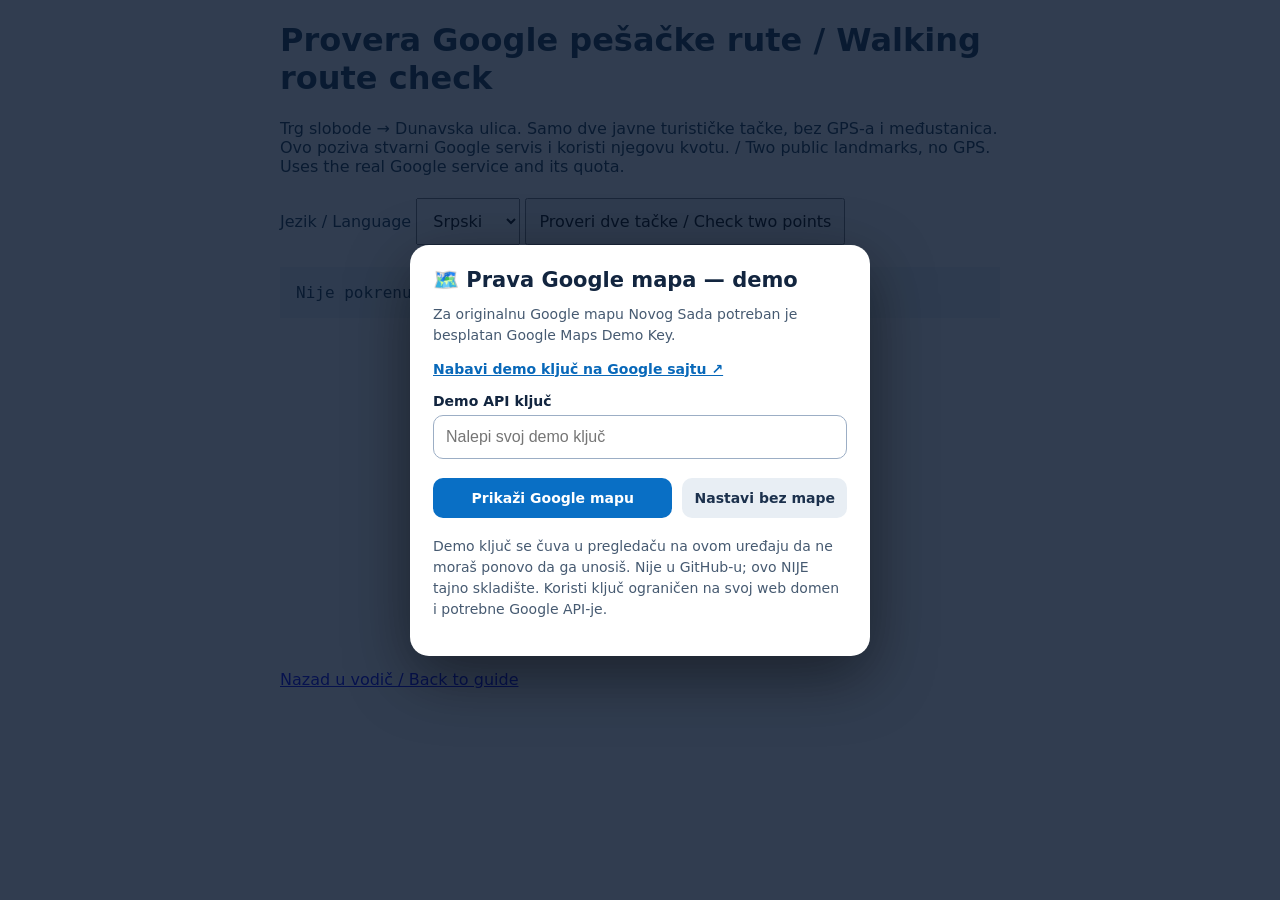
<file: route-check.html>
<!doctype html>
<html lang="sr"><meta charset="utf-8"><meta name="viewport" content="width=device-width,initial-scale=1">
<title>Google walking route check · Novi Sad Smart Guide</title>
<style>body{font:16px system-ui;margin:20px auto;padding:0 16px;max-width:720px;color:#153447}button,select{font:inherit;padding:12px;margin:6px 0}pre{white-space:pre-wrap;overflow-wrap:anywhere;background:#eef4f7;padding:16px}#map{height:320px}li{margin:8px 0}</style>
<h1>Provera Google pešačke rute / Walking route check</h1>
<p>Trg slobode → Dunavska ulica. Samo dve javne turističke tačke, bez GPS-a i međustanica. Ovo poziva stvarni Google servis i koristi njegovu kvotu. / Two public landmarks, no GPS. Uses the real Google service and its quota.</p>
<label>Jezik / Language <select id="language"><option value="sr">Srpski</option><option value="en">English</option></select></label>
<button id="check">Proveri dve tačke / Check two points</button>
<pre id="result" role="status" aria-live="polite">Nije pokrenuto / Not run</pre>
<div id="map" aria-label="Google route map"></div><ol id="steps"></ol>
<p><a href="./">Nazad u vodič / Back to guide</a></p>
<script src="./google-maps-config.js?v=066"></script>
<script src="./google-maps-engine.js?v=066"></script>
<script src="./route-check.js?v=066"></script>
</html>
</file>
<file: discovery-v050.css>
/* City discovery redesign v0.5: content first, map controls only on demand */
.discovery-overline{font-size:10px;letter-spacing:2.2px;color:#078f89;font-weight:900}.discovery-hero{min-height:370px;border-radius:26px;overflow:hidden;position:relative;background:#092846;color:#fff;box-shadow:0 20px 48px #102c4a24}.discovery-hero-photo{position:absolute;inset:0;background:linear-gradient(90deg,#07172edb 2%,#0d2e4cb0 56%,#1237593a),url('https://upload.wikimedia.org/wikipedia/commons/7/7a/Panorama_of_Novi_Sad.jpg') center 50%/cover}.discovery-hero-shade{position:absolute;inset:0;background:linear-gradient(0deg,#081c39ca,transparent 56%)}.discovery-hero-content{position:relative;z-index:1;display:flex;flex-direction:column;align-items:flex-start;min-height:370px;padding:34px 38px}.discovery-kicker{font-size:11px;letter-spacing:2px;color:#aaf9df;font-weight:900}.discovery-hero h1{font-family:Manrope,sans-serif;letter-spacing:-2px;font-weight:850;font-size:clamp(29px,3.7vw,51px);line-height:1.13;margin:21px 0 13px}.discovery-hero h1 em{font-style:normal;color:#85ede2}.discovery-hero p{max-width:560px;color:#e9f4f9;line-height:1.65;font-size:13px}.discovery-hero-count{display:flex;gap:9px;align-items:center;margin-top:auto;padding-top:22px;color:#d0e4ef;font-size:11px}.discovery-hero-count strong{font-size:23px;color:#fff}.count-divider{height:23px;width:1px;background:#ffffff68;margin:0 10px}.discovery-intro{display:flex;align-items:flex-end;justify-content:space-between;gap:14px;margin:34px 0 16px}.discovery-intro h2{font:850 23px Manrope,sans-serif;letter-spacing:-.7px;margin:7px 0 3px}.discovery-intro p{font-size:12px;color:#7a899a}.text-link{border:0;color:#087f7d;background:none;white-space:nowrap;font-size:12px;font-weight:850;padding:8px}.discover-tour-grid{display:grid;grid-template-columns:repeat(3,minmax(0,1fr));gap:14px}.discover-tour-card{border:1px solid #e3eaf1;background:#fff;border-radius:21px;overflow:hidden;min-width:0;box-shadow:0 12px 32px #1a405010}.tour-art{height:116px;display:flex;align-items:center;justify-content:center;position:relative;background:linear-gradient(135deg,#daf5eb,#98d9cf)}.tour-lilac .tour-art,.tour-detail-hero.tour-lilac{background:linear-gradient(130deg,#dedbf4,#b7b6e8)}.tour-amber .tour-art,.tour-detail-hero.tour-amber{background:linear-gradient(130deg,#faecd3,#f0c996)}.tour-blue .tour-art,.tour-detail-hero.tour-blue{background:linear-gradient(130deg,#d5e9f9,#9fc5ef)}.tour-rose .tour-art,.tour-detail-hero.tour-rose{background:linear-gradient(130deg,#f8e2df,#f8c7b3)}.tour-glyph{font-size:55px;filter:drop-shadow(0 8px 9px #2e455f28)}.tour-art-tag{position:absolute;bottom:11px;left:13px;background:#fffdfcdb;border:1px solid #ffffffad;padding:6px 9px;border-radius:100px;font-size:9px;color:#31536b;letter-spacing:1px;font-weight:900}.tour-card-content{padding:17px 17px 19px}.tour-eyebrow{font-size:10px;color:#168985;font-weight:850;letter-spacing:.1px}.tour-card-content h3{font:850 16px Manrope,sans-serif;letter-spacing:-.4px;margin:9px 0 7px;line-height:1.3}.tour-card-content p{font-size:11px;line-height:1.5;color:#6f8192;min-height:50px}.tour-card-actions{margin-top:15px;display:flex;justify-content:space-between;align-items:center;gap:7px}.tour-pace{font-size:10px;color:#698092}.discover-button{background:#15304e;color:#fff;border:0;border-radius:11px;padding:10px 12px;font-size:10px;font-weight:850;white-space:nowrap}.discover-button:hover,.discover-button:focus-visible{background:#0b7577}.spot-scroll{display:grid;grid-template-columns:repeat(3,minmax(0,1fr));gap:12px}.spot-card{border-radius:19px;background:#fff;border:1px solid #e5ecf1;overflow:hidden;box-shadow:0 7px 28px #0b243911}.spot-open{border:0;background:transparent;display:flex;flex-direction:column;text-align:left;padding:0;width:100%;height:100%;color:inherit}.spot-visual{position:relative;display:grid;place-items:center;width:100%;height:108px;background:linear-gradient(135deg,#e0f5ee,#bfdee1)}.spot-style-1{background:linear-gradient(135deg,#d3e4f7,#9abada)}.spot-style-2{background:linear-gradient(135deg,#e9e5f9,#c5badd)}.spot-style-3{background:linear-gradient(135deg,#f7ecd9,#f1d2b1)}.spot-visual>span{font-size:43px}.spot-visual small{position:absolute;right:13px;top:10px;font-size:12px;font-weight:900;color:#163b4c75}.spot-content{display:flex;flex-direction:column;align-items:flex-start;gap:6px;padding:15px;min-height:160px;width:100%}.spot-eyebrow{font-size:10px;font-weight:800;color:#0b9188}.spot-content strong{font-size:13px;font-weight:850}.spot-description{display:-webkit-box;-webkit-line-clamp:2;-webkit-box-orient:vertical;overflow:hidden;font-size:10px;color:#72859b;line-height:1.6}.spot-cta{color:#0b8982;font-weight:850;font-size:11px;margin-top:auto;padding-top:6px}.discovery-next{margin-top:26px;background:#0d2949;color:#fff;border-radius:20px;display:flex;align-items:center;gap:17px;padding:22px}.discovery-next-icon{height:47px;width:47px;border-radius:14px;background:#1e6179;display:grid;place-items:center;font-size:23px;flex:none}.discovery-next>div:nth-child(2){flex:1}.discovery-next strong{font:850 15px Manrope,sans-serif}.discovery-next p{font-size:11px;color:#c2d5df;margin-top:5px;line-height:1.5}.discovery-next button{border:0;border-radius:10px;background:#73e1d1;color:#073c43;padding:11px 14px;font-weight:900;font-size:11px}.discovery-trust{margin:20px 0;color:#7890a2;line-height:1.6;font-size:10px}.tours-page-grid{grid-template-columns:repeat(3,minmax(0,1fr))}.tours-page-grid .tour-art{height:138px}.discovery-header{margin:0 0 22px}.discovery-header .desktop-page-title{margin-top:11px}.discovery-place-story{border-top:1px solid #e7eef1;border-bottom:1px solid #e7eef1;padding:18px 0;margin:18px 0}.discovery-place-story h3{font:850 17px Manrope,sans-serif;line-height:1.3;margin:13px 0 7px}.discovery-place-story p{font-size:12px!important;line-height:1.8!important;color:#506d80}.discovery-place-badges{display:flex;gap:7px;flex-wrap:wrap}.discovery-place-badges span{background:#e8f7f2;color:#0b8079;padding:7px 9px;border-radius:100px;font-size:10px;font-weight:800}.discovery-local-tip{background:#f7f4e9;border-radius:12px;padding:11px;display:flex;gap:9px;margin-top:13px;color:#5a5845;font-size:11px;line-height:1.6}.discovery-source{display:inline-block;margin-top:12px;color:#057f8b;font-size:11px;font-weight:850}.tour-detail-hero{position:relative;display:flex;align-items:center;gap:14px;background:linear-gradient(135deg,#ddf3ed,#b7e6da);padding:21px 45px 19px 20px}.tour-detail-icon{font-size:47px}.tour-detail-hero h2{font:850 20px Manrope,sans-serif;margin:6px 0;line-height:1.2}.tour-detail-hero p{font-size:11px;line-height:1.5;color:#456371}.tour-detail-close{position:absolute;right:11px;top:11px;background:#ffffffaf;border:0;width:32px;height:32px;border-radius:10px;font-size:22px}.tour-detail-body{padding:19px 21px;max-height:62vh;overflow:auto}.tour-detail-meta{display:flex;gap:7px;flex-wrap:wrap}.tour-detail-meta span{border:1px solid #dcebe8;border-radius:9px;padding:7px;background:#f1faf7;color:#2d5d66;font-size:10px;font-weight:800}.tour-time-note{font-size:10px!important;line-height:1.6;color:#8c9bae;margin:12px 0 16px}.tour-detail-stops{border-left:2px dashed #c4dcd9;margin:9px 0 0 14px}.tour-detail-stop{display:flex;gap:12px;margin:0 0 18px -16px}.tour-step-check{width:31px;height:31px;flex:none;border-radius:50%;border:2px solid #bed7d6;background:#fff;color:#285f64;font-size:12px;font-weight:900}.tour-step-check.done{border-color:#0e9e8c;background:#12a999;color:#fff}.tour-stop-body{flex:1;border:1px solid #e9eef2;background:#fff;border-radius:12px;padding:11px 12px}.tour-stop-body strong{font-size:12px;display:block}.tour-stop-body small{font-size:10px;display:block;color:#7b8899;line-height:1.5;margin:5px 0}.tour-stop-actions{display:flex;gap:8px}.tour-stop-actions button{border:0;background:#eaf5f2;color:#0b6d6b;padding:8px 11px;border-radius:9px;font-size:10px;font-weight:850}.tour-detail-footer{display:flex;gap:8px;justify-content:space-between;margin-top:13px}.discovery-map-wrap .discovery-map-quick{position:absolute;z-index:530;right:10px;top:10px;display:flex;gap:7px}.discovery-map-quick button{border:1px solid #dbe9ee;border-radius:13px;background:#fff;padding:11px 13px;color:#173956;box-shadow:0 7px 20px #173b522e;font-weight:850;min-height:43px}.discovery-map-tray{position:absolute;z-index:540;top:65px;right:10px;width:min(300px,calc(100% - 20px));max-height:70%;overflow:auto;background:#fffffff7;border:1px solid #dbe8ed;padding:14px;border-radius:18px;box-shadow:0 13px 40px #18364f40;display:flex;flex-direction:column;align-items:stretch;gap:12px;backdrop-filter:blur(9px)}.discovery-map-tray .map-style-control,.discovery-map-tray .map-poi-toggle,.discovery-map-tray .map-actions,.discovery-map-tray .heading-controls{position:static!important;display:flex!important;transform:none!important;box-shadow:none!important;width:100%;flex-direction:row;flex-wrap:wrap;justify-content:flex-start;max-width:none}.discovery-map-tray .map-poi-toggle{padding:12px;justify-content:center;border:1px solid #dae9e9}.discovery-map-tray .map-actions .btn{flex:1;font-size:11px;padding:10px}.discovery-map-tray .map-actions .radius-select{flex:1;margin:0}.discovery-map-tray .heading-controls button{flex:1}.discovery-map-wrap .heading-status{top:64px;right:10px;font-size:9px;max-width:180px;padding:6px 9px}.discovery-map-wrap .heading-status:not(.active){display:none}.discovery-map-hint{position:absolute;z-index:8;pointer-events:none;left:12px;bottom:58px;background:#ffffffe5;border-radius:9px;padding:6px 8px;color:#436177;font-size:9px}.discover-results-toggle{border:0;background:#eff7f4;color:#0b7974;border-radius:10px;padding:9px;font-size:10px;font-weight:850}.discover-results-compact #results .place:nth-child(n+4){display:none}.discover-results-compact .notice-orange,.discover-results-compact>.btn{display:none}.discovery-map-wrap .map-badge{top:12px;left:12px;max-width:calc(100% - 145px);font-size:10px;padding:10px}.discovery-map-wrap .map-poi-status{left:10px;right:10px;top:auto;bottom:84px;max-width:none;z-index:550}.discovery-map-wrap #routeRestore{bottom:75px}.discovery-map-wrap #navHud{bottom:83px}.discovery-map-wrap #navLiveControls{bottom:158px}.discovery-map-wrap #mapFallback{z-index:50}
@media(max-width:1050px){.discover-tour-grid{grid-template-columns:repeat(2,minmax(0,1fr))}.spot-scroll{grid-template-columns:repeat(2,minmax(0,1fr))}}
@media(max-width:740px){.discovery-hero,.discovery-hero-content{min-height:370px}.discovery-hero-content{padding:27px 22px}.discovery-hero h1{font-size:34px;letter-spacing:-1.3px}.discovery-hero p{font-size:12px}.discovery-hero .hero-bottom{gap:8px}.discovery-hero .hero-bottom .btn{font-size:11px;padding:11px 12px}.discovery-hero-count{flex-wrap:wrap;font-size:10px;gap:5px}.discovery-intro{margin:29px 0 15px}.discovery-intro h2{font-size:20px}.discover-tour-grid,.tours-page-grid{grid-template-columns:none;display:flex;overflow-x:auto;scroll-snap-type:x mandatory;scroll-padding:0 15px;gap:12px;margin-right:-15px;padding:0 15px 8px 0}.discover-tour-card{flex:0 0 min(78vw,320px);scroll-snap-align:start}.tours-page-grid{flex-wrap:wrap;overflow:visible;margin:0;padding:0}.tours-page-grid .discover-tour-card{flex:1 0 100%}.tours-page-grid .tour-art{height:92px}.spot-scroll{grid-template-columns:none;display:flex;overflow-x:auto;scroll-snap-type:x mandatory;margin-right:-15px;gap:11px;padding:0 15px 6px 0}.spot-card{flex:0 0 min(56vw,230px);scroll-snap-align:start}.spot-visual{height:100px}.spot-content{min-height:165px}.discovery-next{padding:16px;gap:11px;flex-wrap:wrap}.discovery-next button{margin-left:auto}.discovery-next-icon{width:38px;height:38px;font-size:19px}.discovery-next strong{font-size:13px}.discovery-map-wrap.map-wrap{height:min(57vh,535px);min-height:370px;border-radius:23px}.discovery-map-wrap .raster-zoom{top:71px;right:10px}.discovery-map-hint{display:none}.discovery-map-wrap #navHud{bottom:26px;left:8px;right:8px}.discovery-map-wrap #navLiveControls{bottom:97px}.discovery-map-wrap #routeRestore{bottom:100px}.discovery-map-wrap #routePanel{top:66px;max-height:64%;overflow:auto}.discovery-map-wrap .map-badge{top:13px;left:10px;max-width:calc(100% - 153px);font-size:9px}.discovery-map-wrap .heading-status{top:69px;right:10px}.map-layout .results-panel{position:relative;z-index:5;margin-top:-20px;border-radius:23px;max-height:none;padding:17px}.discover-results-compact #results .place:nth-child(n+3){display:none}.filter-bar{flex-wrap:nowrap;overflow-x:auto;scrollbar-width:none;margin:17px 0 12px;padding-bottom:4px}.filter-bar::-webkit-scrollbar{display:none}.filter-bar .chip{white-space:nowrap;flex:none}.tour-detail-body{max-height:55vh;padding:15px}.tour-detail-hero{padding:18px 38px 16px 15px}.tour-detail-hero h2{font-size:17px}.tour-detail-icon{font-size:35px}}
@media(prefers-reduced-motion:reduce){.discover-tour-card,.spot-card{scroll-snap-type:none}.btn{transition:none}}

.raster-cluster{position:absolute;z-index:5;transform:translate(-50%,-60%);border:3px solid #fff;background:#0c8786;color:#fff;font-size:13px;font-weight:900;border-radius:50%;width:39px;height:39px;box-shadow:0 0 0 5px #0c918643,0 5px 16px #17435663;pointer-events:auto;cursor:pointer}.raster-cluster-menu{position:absolute;z-index:25;display:flex;flex-direction:column;gap:4px;max-height:185px;overflow:auto;width:196px;background:#fff;padding:9px;border-radius:13px;border:1px solid #dce9e8;box-shadow:0 13px 32px #1b395750;pointer-events:auto}.raster-cluster-menu strong{font-size:11px;margin:2px 5px 5px;color:#25455b}.raster-cluster-menu button{font-size:11px;text-align:left;border:0;background:#f0f6f5;padding:7px;border-radius:7px;color:#25455b;font-weight:700}.raster-cluster-menu button:hover{background:#d8eee8}
</file>
<file: google-maps.css>
/* v0.6 Google Map UI. Rendering and touch gestures belong to Google's map SDK. */
.google-guide-map{position:relative;overflow:hidden;touch-action:none;overscroll-behavior:contain}
.google-guide-map .gm-style{touch-action:none}
.google-guide-marker{display:flex;align-items:center;gap:4px;border:0;border-radius:16px;background:rgba(255,255,255,.98);
 box-shadow:0 4px 15px #1836503e;font:700 11px/1.2 system-ui,sans-serif;max-width:165px;padding:4px 8px 4px 4px;
 cursor:pointer;color:#183650;min-height:35px;white-space:nowrap;pointer-events:auto}
.google-guide-marker-icon{display:grid;place-items:center;min-width:28px;height:28px;background:#107f88;
 border-radius:50%;color:#fff;font-size:14px}
.google-guide-marker-label{display:block;max-width:115px;overflow:hidden;text-overflow:ellipsis}
.google-user-dot{display:block;width:22px;height:22px;border:4px solid white;border-radius:50%;
 background:#1486ed;box-shadow:0 1px 13px #173c5678;position:relative}
.google-user-dot.has-heading:before{content:'▲';position:absolute;left:1px;top:-20px;color:#1486ed;font-size:16px;
 transform:rotate(var(--heading));transform-origin:center 25px}
.google-guide-map + .map-style-control,.discovery-map-tray .map-style-control{display:none!important}
.google-guide-map .raster-zoom,.google-guide-map .raster-overlay{display:none!important}
@media(max-width:740px){
 .google-guide-marker{font-size:11px;max-width:145px}
 .google-guide-marker-label{max-width:92px}
}

/* Remove controls inherited from the experimental raster UI when Google is active. */
.google-map-active .map-style-control{display:none!important}
.google-map-active .heading-controls{top:12px;right:12px;left:auto;display:flex;flex-direction:column;max-width:54px}
.google-map-active .heading-status{pointer-events:none;max-width:52%;font-size:10px;top:auto;bottom:12px}
.google-map-active .gm-bundled-control{z-index:2}
@media(max-width:740px){
 .google-map-active .heading-controls{top:66px;right:10px}
 .google-map-active .map-badge{max-width:calc(100% - 125px)}
}
</file>
<file: discovery-v051.css>
/* v0.5.1: focused, accessible mobile map; controls live in one optional drawer. */
.calm-map .discovery-map-quick{top:10px;right:10px;z-index:560;gap:7px}
.calm-map .discovery-map-quick button{min-width:43px;min-height:43px;display:grid;place-items:center;padding:10px;font-size:21px}
.calm-map .map-badge{font-size:10px;top:12px;left:10px;max-width:calc(100% - 117px);padding:9px 11px;box-shadow:0 3px 14px #102c4c13}
.calm-map .map-badge .pulse{width:7px;height:7px;flex-shrink:0}
.calm-map .heading-status{display:none!important}
.calm-map .discovery-map-tray{top:62px;z-index:650;width:min(305px,calc(100% - 20px));max-height:75%;overflow:auto;gap:8px;padding:12px}
.calm-map .discovery-map-tray.hidden{display:none!important}
.calm-tray-head{display:flex;align-items:center;justify-content:space-between;font-size:13px;color:#17344b;margin-bottom:4px}
.calm-tray-head button{background:#edf4f4;border:0;border-radius:9px;width:34px;height:34px;font-size:22px;color:#17344b}
.calm-tool{display:block;border:1px solid #dfebeb;border-radius:11px;min-height:42px;padding:10px 12px;text-align:left;color:#174255;background:#f6faf9;font-size:12px;font-weight:800}
.calm-map .calm-zoom-tools{position:static;z-index:auto;display:flex;flex-direction:row;justify-content:flex-start;box-shadow:none;border:0;gap:6px;background:none;overflow:visible}
.calm-map .calm-zoom-tools button{width:45px;height:42px;min-height:42px;border:1px solid #dbe8ea;border-radius:10px;background:#f8fbfb;color:#143c51}
.calm-map .calm-nav-tools{position:static!important;display:flex!important;flex-wrap:wrap;gap:6px;width:100%;transform:none!important;bottom:auto!important;left:auto!important;right:auto!important}
.calm-map .calm-nav-tools.hidden{display:none!important}
.calm-map .calm-nav-tools button{font-size:11px!important;flex:1 1 100px;min-width:0;padding:10px!important;white-space:normal}
.calm-map .map-poi-status{font-size:10px}
.calm-map .nav-hud{z-index:570;gap:8px;max-width:100%;padding:10px 12px;box-sizing:border-box;box-shadow:0 8px 22px #1029433a}
.calm-map #navHud.calm-nav-active{display:flex}
.calm-map #navHud.calm-nav-active #routeFitButton{flex:0 0 36px;width:36px;height:36px;min-width:0;border:1px solid #9db2c5;border-radius:10px;background:#2c506a;color:white;font-size:19px;padding:0}
.calm-map #navHud.calm-nav-active>span:nth-child(2){flex:1;min-width:0}
.calm-map #navHud.calm-nav-active #navHeadline{font-size:11px;line-height:1.3;display:-webkit-box;-webkit-line-clamp:2;-webkit-box-orient:vertical;overflow:hidden}
.calm-map #navHud.calm-nav-active #navDetail{font-size:10px;line-height:1.4;display:block}
.calm-map #navHud.calm-nav-active>button:last-child{padding:8px 9px;font-size:10px}
.calm-map #routeRestore{display:none!important}
.calm-map #routePanel{z-index:610;max-height:66%;overflow:auto}
.calm-map:has(#navHud.calm-nav-active:not(.hidden)) .map-badge{opacity:0;pointer-events:none}
.calm-map .tour-overview-panel{position:absolute;z-index:575;bottom:14px;left:12px;right:12px;border:1px solid #dbe9e8;border-radius:18px;background:#fffdfbf7;padding:13px 14px;box-shadow:0 9px 28px #12395038;backdrop-filter:blur(12px)}
.calm-map .tour-overview-panel.hidden{display:none}
.tour-overview-top{display:flex;justify-content:space-between;gap:9px;align-items:flex-start}
.tour-overview-top>div{display:flex;flex-direction:column;gap:3px;min-width:0}
.tour-overview-top span{font-size:9px;color:#0d8b80;font-weight:900;letter-spacing:.35px}
.tour-overview-top strong{font-size:15px;color:#102d48;line-height:1.25}
.tour-overview-top small{font-size:10px;color:#698091}
.tour-overview-top button{width:30px;height:30px;flex:none;border:0;border-radius:8px;background:#e9f2f2;color:#143b52;font-size:19px}
.tour-overview-actions{display:flex;gap:9px;margin-top:12px}
.tour-overview-actions button{flex:1;background:#e8f3f1;border:0;border-radius:10px;min-height:42px;padding:9px 8px;font-size:11px;color:#085e64;font-weight:850}
.tour-overview-actions button:last-child{background:#102f50;color:#fff;flex:1.2}
.tour-preview-link{flex:1 1 100%!important;min-width:100%;order:-1}
.raster-tour-stop{position:absolute;z-index:12;transform:translate(-50%,-50%);border:3px solid white;background:#143f61;color:white;border-radius:50%;font-size:12px;font-weight:900;min-width:35px;height:35px;box-shadow:0 0 0 4px #2bbfae45,0 5px 16px #123a4e4a;cursor:pointer;pointer-events:auto}
.raster-tour-stop:focus-visible{outline:3px solid #ffb650;outline-offset:3px}
@media(max-width:740px){
 .discovery-map-wrap.map-wrap.calm-map{height:min(67vh,660px);min-height:405px}
 .calm-map .raster-zoom{display:none!important}
 .calm-map .calm-zoom-tools{display:flex!important}
 .calm-map .calm-zoom-tools button{display:block!important}
 .calm-map #navHud{bottom:13px!important;left:10px;right:10px}
 .calm-map .discovery-map-quick{top:10px;right:10px}
 .calm-map .map-badge{top:11px;left:10px;max-width:calc(100% - 114px);font-size:9px}
 .calm-map .raster-search-radius{display:none}
 .calm-map .route-restore{display:none!important}
 .calm-map .tour-overview-panel{bottom:12px;left:10px;right:10px;padding:12px 13px}
 .calm-map .nav-hud .nav-arrow{font-size:18px;flex:0 0 23px}
 .calm-map #routePanel{top:60px;left:9px;right:9px}
 .calm-map .discovery-map-tray{top:59px}
 .discovery-map-wrap .raster-cluster{width:35px;height:35px;font-size:11px}
}

.raster-tour-stop.raster-tour-group{min-width:44px;padding:0 5px;border-radius:30px;background:#0a827e;font-size:11px}
.raster-tour-menu{position:absolute;z-index:850;display:flex;flex-direction:column;gap:5px;background:#fff;padding:10px;border:1px solid #d9e8e7;border-radius:13px;box-shadow:0 10px 24px #102d4950;width:198px;pointer-events:auto}
.raster-tour-menu strong{font-size:11px;margin-bottom:2px;color:#174456}
.raster-tour-menu button{border:0;border-radius:8px;background:#f1f8f7;text-align:left;padding:8px;font-size:11px;color:#12394d;font-weight:800}

.tour-overview-top #tourOverviewDetails{margin-left:auto;background:#e5f4f0;color:#0c6967;font-size:19px}


/* v0.5.2: off-map discovery controls and uncluttered active navigation. */
.city-discovery-bar{display:flex;gap:9px;align-items:center;flex-wrap:wrap;margin:2px 0 14px;padding:13px;background:#e8f4f1;border:1px solid #d6e6e1;border-radius:17px}
.city-discovery-bar span{flex:1 1 200px;display:flex;flex-direction:column;gap:2px;color:#18394c}
.city-discovery-bar strong{font-size:13px}.city-discovery-bar small{font-size:10px;line-height:1.45;color:#54747d}
.city-discovery-bar button{min-height:42px;padding:10px;border:1px solid #b9d8d2;border-radius:11px;background:#fff;color:#16646a;font-weight:850;font-size:11px}
.calm-map:has(#navHud.calm-nav-active:not(.hidden)) .raster-pin,
.calm-map:has(#navHud.calm-nav-active:not(.hidden)) .raster-poi,
.calm-map:has(#navHud.calm-nav-active:not(.hidden)) .raster-cluster,
.calm-map:has(#navHud.calm-nav-active:not(.hidden)) .raster-tour-stop{display:none!important}
@media(max-width:740px){.city-discovery-bar span{flex-basis:100%}.city-discovery-bar button{flex:1 1 42%}}

/* v0.5.3 P0: pointer gestures beginning on interactive map symbols must pan the map on iOS. */
.tour-raster .raster-tour-stop,.tour-raster .raster-cluster,.tour-raster .raster-pin,.tour-raster .raster-poi{touch-action:none;-webkit-user-select:none;user-select:none;-webkit-touch-callout:none}

/* v0.5.4 P0 — iPhone tourist-tour dialog: prevent horizontal clipping on narrow screens.
   The underlying modal and its descendants must never create a side-scrolling canvas. */
#modalShade,#modalShade *{box-sizing:border-box}
#modalShade .modal{min-width:0;max-width:calc(100vw - 24px);overflow-x:hidden}
#modal .tour-detail-hero,#modal .tour-detail-body,#modal .tour-detail-stops,
#modal .tour-detail-stop,#modal .tour-stop-body{min-width:0;max-width:100%}
#modal .tour-detail-hero>div:not(.tour-detail-icon){min-width:0;flex:1}
#modal .tour-detail-hero h2,#modal .tour-detail-hero p,
#modal .tour-stop-body strong,#modal .tour-stop-body small{overflow-wrap:anywhere}
#modal .tour-detail-body{width:100%;overflow-x:hidden}
#modal .tour-detail-footer{display:grid;grid-template-columns:repeat(2,minmax(0,1fr));gap:10px;align-items:stretch}
#modal .tour-detail-footer .tour-preview-link{grid-column:1/-1}
#modal .tour-detail-footer .btn{width:100%;min-width:0;white-space:normal;line-height:1.35;
  min-height:46px;text-align:center;overflow-wrap:anywhere}
#modal .tour-stop-actions{display:grid;grid-template-columns:repeat(2,minmax(0,1fr));gap:8px}
#modal .tour-stop-actions button{min-width:0;min-height:44px;white-space:normal;overflow-wrap:anywhere}
@media(max-width:740px){
  #modalShade{padding:12px;padding-top:max(12px,env(safe-area-inset-top));
    padding-bottom:max(12px,env(safe-area-inset-bottom));align-items:center}
  #modalShade .modal{width:100%;max-width:calc(100vw - 24px);
    max-height:min(86dvh,calc(100dvh - 24px));overflow-y:auto;overscroll-behavior:contain}
  #modal .tour-detail-hero{padding:17px 46px 17px 14px;gap:10px}
  #modal .tour-detail-hero .tour-detail-icon{flex:0 0 34px;font-size:31px}
  #modal .tour-detail-body{max-height:none;padding:14px}
  #modal .tour-detail-stop{gap:8px}
  #modal .tour-stop-body{padding:10px}
  #modal .tour-detail-footer{gap:9px}
}

/* Walk preview: numbers on the map are supplemented by a readable name and explicit stop-list control. */
.tour-overview-top .tour-overview-next{display:flex;flex-direction:column;gap:2px;padding-top:7px;min-width:0}
.tour-overview-next span{font-size:9px;letter-spacing:.5px;color:#0d8b80;font-weight:850}
.tour-overview-next strong{font-size:12px;line-height:1.35;overflow-wrap:anywhere}
.tour-overview-top #tourOverviewDetails{width:auto;min-width:67px;max-width:89px;min-height:40px;
  padding:7px;font-size:11px;line-height:1.2;white-space:normal}

/* v0.6.3: compact, keyboard-accessible city/nearby/venues toolbar. */
.city-discovery-bar{padding:8px;gap:6px;margin:8px 0 12px}
.city-discovery-bar button{flex:1 1 0;min-width:0;min-height:44px;font-size:12px;padding:9px 7px}
.city-discovery-bar button[aria-pressed="true"]{background:#14516b;border-color:#14516b;color:#fff}
@media(max-width:740px){.city-discovery-bar button{flex:1 1 0;font-size:11px}}

/* v0.6.4 complete walking-tour overlay: readable on iPhone and desktop. */
.calm-map .tour-overview-panel{max-height:min(48vh,370px);overflow-y:auto;overscroll-behavior:contain}
.tour-overview-top small{line-height:1.45;overflow-wrap:anywhere}
.tour-overview-actions button:disabled{opacity:.65;cursor:progress}
@media(max-width:740px){.calm-map .tour-overview-panel{bottom:10px;left:10px;right:10px;padding:11px 12px;max-height:45dvh}.tour-overview-actions{gap:6px;margin-top:9px}.tour-overview-actions button{font-size:11px}}

/* v0.6.5: on-map error diagnostics (never display credentials). */
.tour-diagnostic,.route-diagnostic{margin-top:9px;border-top:1px solid #d9e6e8;padding-top:8px;font-size:11px;line-height:1.5;color:#38556a}
.tour-diagnostic summary,.route-diagnostic summary{cursor:pointer;color:#145e73;font-weight:800;min-height:29px}
.tour-diagnostic strong,.tour-diagnostic p,.route-diagnostic p{display:block;overflow-wrap:anywhere;margin:5px 0;color:#49677c}

/* v0.6.7: more useful active-tour controls without clipping on mobile. */
.calm-map .tour-overview-actions{flex-wrap:wrap}
.calm-map .tour-overview-actions button{flex:1 1 43%;min-width:0;min-height:42px}
@media(max-width:740px){
 .calm-map .tour-overview-panel{max-height:min(55dvh,390px);overflow:auto}
 .calm-map .tour-overview-actions button{font-size:11px}
}
</file>
<file: attractions-guide-v062.css>
/* Novi Sad Smart Guide v0.6.2 — embedded attraction stories and discoverability. */
.guide-picks{margin:14px 0 22px;padding:15px;border:1px solid #deebe9;border-radius:20px;background:linear-gradient(135deg,#e6f8f5,#fff 58%);box-shadow:0 8px 22px #122e3c08}
.guide-picks-heading{display:flex;align-items:center;justify-content:space-between;margin-bottom:12px}
.guide-picks-heading strong{display:block;font-family:Manrope,system-ui,sans-serif;font-size:16px;letter-spacing:-.3px;color:#1c3b4b}
.guide-picks-heading small{display:block;color:#597587;font-size:12px;line-height:1.45;margin-top:3px}
.guide-picks-list{display:grid;grid-template-columns:repeat(4,minmax(0,1fr));gap:9px}
.guide-pick{display:flex;flex-direction:column;align-items:flex-start;gap:5px;min-width:0;min-height:108px;border:1px solid #d6e9e7;background:#fff;border-radius:15px;padding:13px;text-align:left;color:#1d3b52;box-shadow:0 6px 13px #082e2510;cursor:pointer}
.guide-pick:hover,.guide-pick:focus-visible{border-color:#159e92;box-shadow:0 0 0 2px #20bfb033}
.guide-pick-emoji{font-size:23px;line-height:1.2}
.guide-pick strong{font-size:12px;font-weight:800;line-height:1.3}
.guide-pick small{font-size:11px;color:#718399;line-height:1.3}
.modal.guide-modal{width:min(100%,640px);max-height:min(94vh,880px);overscroll-behavior:contain;scrollbar-gutter:stable}
.guide-hero{background:radial-gradient(circle at 75% 15%,#3ba0a273,transparent 45%),linear-gradient(140deg,#092c49,#146c71);height:156px;display:flex;align-items:center;justify-content:center;position:relative;color:#fff;overflow:hidden}
.guide-hero:before{content:"";width:210px;height:210px;border:1px solid #ffffff2c;border-radius:50%;position:absolute;right:-60px;bottom:-85px}
.guide-hero-top{position:absolute;top:15px;left:17px;right:15px;display:flex;justify-content:space-between;align-items:center}
.guide-hero-top span{font-size:10px;letter-spacing:1.6px;font-weight:900;color:#cbf5eb}
.guide-x{height:37px;width:37px;border-radius:50%;background:#fff;color:#183950;border:0;font-size:21px;font-weight:700;cursor:pointer}
.guide-hero-emoji{font-size:70px;filter:drop-shadow(0 8px 8px #001c2a55);line-height:1}
.guide-hero-note{position:absolute;bottom:12px;font-size:11px;font-weight:700;background:#ffffff30;border-radius:30px;padding:5px 12px}
.guide-content{padding:22px 23px 26px}
.guide-kicker{font-size:10px;letter-spacing:1.8px;font-weight:900;color:#148f88}
.guide-content h2{font-family:Manrope,system-ui,sans-serif;font-size:26px;line-height:1.22;color:#132e49;margin:7px 0 12px}
.guide-lead{font-size:14px!important;line-height:1.7!important;color:#466073!important}
.guide-meta{display:flex;flex-wrap:wrap;gap:8px;margin:13px 0 16px}
.guide-meta span{font-size:11px;font-weight:700;background:#eff5f6;border:1px solid #dce8ea;border-radius:999px;padding:7px 10px;color:#456270}
.guide-feature{padding:16px 0;border-top:1px solid #ebf0f1}
.guide-feature h3,.guide-near-title{font-size:16px;font-weight:850;color:#1b3b51;margin:0 0 8px}
.guide-feature p,.guide-tip p,.guide-fact p{font-size:13px;line-height:1.75;color:#50677c;margin:0}
.guide-fact{display:flex;gap:12px;align-items:flex-start;border-radius:14px;padding:15px;background:#edf9f5;margin:4px 0 14px}
.guide-fact>span{font-size:23px}
.guide-fact strong,.guide-tip strong{font-size:12px;display:block;margin-bottom:5px;color:#21665a}
.guide-tip{border-left:3px solid #159e91;padding:9px 14px;margin:3px 0 16px;background:#f7fafb;border-radius:0 11px 11px 0}
.guide-notes{padding:11px 13px;background:#f8f9fc;border-radius:10px;color:#607386;margin:13px 0 18px}
.guide-notes p{font-size:11px;line-height:1.55;margin:3px 0;color:#64768b}
.guide-near-title{margin:18px 0 10px}
.guide-nearby-grid{display:grid;grid-template-columns:repeat(2,minmax(0,1fr));gap:9px}
.guide-nearby{display:flex;align-items:center;gap:9px;padding:10px;border:1px solid #dde8eb;border-radius:12px;background:#fff;text-align:left;color:#25465b;min-width:0;cursor:pointer}
.guide-nearby:hover,.guide-nearby:focus-visible{background:#f1faf7;border-color:#159e91}
.guide-nearby>span:first-child{font-size:23px}
.guide-nearby strong{display:block;font-size:11px;line-height:1.4}
.guide-nearby small{display:block;font-size:10px;color:#7b8c9b;line-height:1.4}
.guide-source{border-top:1px solid #e8eeef;margin:18px 0 8px;padding-top:13px;color:#576e82;font-size:12px}
.guide-source summary{cursor:pointer;font-weight:800;color:#276f79}
.guide-source p{font-size:11px;line-height:1.55;margin:8px 0}
.guide-source a{font-weight:750;text-decoration:underline;color:#166c84}
.guide-actions{display:grid;grid-template-columns:repeat(2,minmax(0,1fr));gap:9px;margin-top:17px}
.guide-actions .btn{min-width:0;width:100%;padding:12px 9px;font-size:12px;min-height:44px}
.guide-actions .btn:disabled{opacity:.55;cursor:not-allowed}
.guide-actions [aria-pressed=true]{border:1px solid #17a69b;background:#e9f7f4}
@media(max-width:740px){.guide-picks{padding:12px;margin:9px 0 18px}.guide-picks-list{display:grid;grid-template-columns:repeat(2,minmax(0,1fr));overflow:visible;gap:8px}.guide-pick{min-width:0;min-height:102px}.guide-picks-heading strong{font-size:15px}.guide-picks-heading small{font-size:11px}.modal.guide-modal{max-height:calc(96dvh - env(safe-area-inset-bottom));width:100%;border-radius:19px}.guide-hero{height:135px}.guide-hero-emoji{font-size:59px}.guide-content{padding:17px}.guide-content h2{font-size:23px}.guide-nearby-grid{grid-template-columns:1fr 1fr;gap:7px}.guide-actions{grid-template-columns:1fr 1fr}}
@media(max-width:370px){.guide-nearby-grid{grid-template-columns:1fr}.guide-actions{grid-template-columns:1fr}}
@media(prefers-reduced-motion:reduce){.guide-picks-list{scroll-behavior:auto}}
</file>
<file: tour-session-v067.css>
/* v0.6.7 — persistent foreground tour companion across every app page. */
#nssgPersistentTour[hidden]{display:none!important}
#nssgPersistentTour{
  position:fixed;right:18px;bottom:18px;z-index:980;
  box-sizing:border-box;width:min(490px,calc(100vw - 32px));
  display:flex;flex-direction:column;gap:11px;
  padding:15px 17px;border-radius:20px;border:1px solid #c6e1dc;
  background:#fff;color:#1a3b52;box-shadow:0 14px 40px #102e4f40;
  font-family:inherit;max-height:42vh;overflow:auto
}
.tour-sticky-copy{display:flex;flex-direction:column;gap:5px;min-width:0}
.tour-sticky-eyebrow{font-size:10px;font-weight:900;letter-spacing:.25px;color:#078a78}
.tour-sticky-copy strong{font-size:15px;font-weight:850;line-height:1.25;color:#102f50}
.tour-sticky-copy small{font-size:12px;line-height:1.45;color:#587284;overflow-wrap:anywhere}
.tour-sticky-actions{display:flex;align-items:center;flex-wrap:wrap;gap:7px}
.tour-sticky-actions button{
  min-height:43px;flex:1 1 80px;min-width:0;border:1px solid #bfdcd7;
  border-radius:11px;background:#e9f6f2;color:#155865;
  font-size:12px;font-family:inherit;font-weight:850;padding:9px 10px;cursor:pointer
}
.tour-sticky-actions button[data-tour-action="resume"]{background:#102f50;border-color:#102f50;color:#fff}
.tour-sticky-actions .tour-sticky-finish{background:#fff;color:#64788d;border-color:#d7e3e6}
.tour-sticky-actions button:focus-visible{outline:3px solid #1abcaa;outline-offset:2px}
body:has(#nssgPersistentTour:not([hidden])) .main{padding-bottom:max(195px,env(safe-area-inset-bottom))}
@media(max-width:740px){
 #nssgPersistentTour{left:10px;right:10px;bottom:calc(74px + env(safe-area-inset-bottom));
   width:auto;padding:11px 12px;border-radius:16px;gap:9px;max-height:40dvh}
 .tour-sticky-copy strong{font-size:13px}
 .tour-sticky-copy small{font-size:11px}
 .tour-sticky-eyebrow{font-size:10px}
 .tour-sticky-actions{gap:6px}
 .tour-sticky-actions button{flex:1 1 auto;min-height:43px;font-size:11px;padding:8px 6px}
 body:has(#nssgPersistentTour:not([hidden])) .main{padding-bottom:220px}
}
@media(max-width:350px){
 .tour-sticky-actions button{flex:1 1 46%}
}
@media(prefers-reduced-motion:reduce){#nssgPersistentTour{scroll-behavior:auto}}
</file>
<file: walk-mode-v069.css>
/* Novi Sad Smart Guide v0.6.9 — tourist-first, immersive foreground walking navigation. */
.tour-preview-lead{margin-top:12px}
.tour-start-button{display:block;width:100%;min-height:52px;border:0;border-radius:13px;
 background:#123b60;color:#fff;font-size:15px;font-weight:850;letter-spacing:.15px;
 font-family:inherit;cursor:pointer;box-shadow:0 6px 16px #0f46672b}
.tour-start-button:focus-visible,.nssg-walk-hud button:focus-visible{outline:3px solid #05b5a9;outline-offset:2px}
.tour-preview-loading{display:block;text-align:center;padding:10px;font-size:13px;font-weight:700;color:#356879}
.nssg-walk-hud.hidden{display:none!important}
.nssg-walk-hud{position:absolute;z-index:850;inset:0;display:flex;flex-direction:column;justify-content:space-between;
 padding:calc(12px + env(safe-area-inset-top)) max(12px,env(safe-area-inset-right))
 calc(38px + env(safe-area-inset-bottom)) max(12px,env(safe-area-inset-left));
 pointer-events:none;font-family:inherit}
.nssg-walk-top,.nssg-walk-bottom{pointer-events:auto;background:#fffffff5;
 border:1px solid #d7e5e9;box-shadow:0 12px 40px #102e4b39;backdrop-filter:blur(10px);border-radius:19px}
.nssg-walk-top{display:flex;align-items:center;gap:12px;padding:13px}
.nssg-walk-turn{display:flex;align-items:center;gap:11px;min-width:0;flex:1}
.nssg-walk-arrow{display:grid;place-items:center;width:46px;height:46px;flex:none;border-radius:13px;
 background:#113a60;color:white;font-size:28px;line-height:1}
.nssg-walk-turn-copy{display:flex;flex-direction:column;gap:4px;min-width:0}
.nssg-walk-turn-copy strong{color:#102f50;font-size:15px;line-height:1.25;overflow-wrap:anywhere;
 display:-webkit-box;-webkit-line-clamp:2;-webkit-box-orient:vertical;overflow:hidden}
.nssg-walk-turn-copy small{color:#56758b;font-size:12px;line-height:1.2}
.nssg-walk-hud button{border:0;border-radius:12px;min-height:44px;font-family:inherit;font-weight:850;cursor:pointer}
.nssg-walk-pause{padding:9px 13px;color:#1a526b;background:#e9f4f3;flex:none;font-size:12px}
.nssg-walk-bottom{padding:13px;display:flex;flex-direction:column;gap:12px}
.nssg-walk-target{display:flex;align-items:center;justify-content:space-between;gap:10px}
.nssg-walk-target>div{min-width:0;display:flex;flex-direction:column;gap:4px}
.nssg-walk-kicker{font-weight:850;color:#008b7f;font-size:10px;letter-spacing:.45px}
.nssg-walk-target strong{font-size:16px;line-height:1.25;color:#102f50;overflow-wrap:anywhere}
.nssg-walk-target small{font-size:11px;color:#5c7888}
.nssg-walk-target p{margin:5px 0 0;color:#324d65;font-size:12px;line-height:1.45}
.nssg-walk-target p.hidden{display:none}
.nssg-walk-recenter{flex:none;min-width:45px;padding:9px;font-size:24px;color:#fff;background:#143b61}
.nssg-walk-buttons{display:grid;grid-template-columns:1.1fr 1fr .8fr;gap:8px}
.nssg-walk-buttons button{padding:11px 9px;font-size:12px;color:#155366;background:#eaf5f2}
.nssg-walk-buttons .nssg-walk-primary{background:#123b60;color:white}
.nssg-walk-buttons button:disabled{opacity:.6;cursor:not-allowed}
body.nssg-guided-active{overflow:hidden!important;overscroll-behavior:none}
body.nssg-guided-active .discovery-map-wrap.map-wrap.calm-map{
 position:fixed!important;top:0!important;left:0!important;right:0!important;bottom:0!important;
 width:100vw!important;height:100dvh!important;max-width:none!important;max-height:none!important;
 min-height:100dvh!important;border:0!important;border-radius:0!important;margin:0!important;
 z-index:1200!important;box-shadow:none!important;overflow:hidden!important}
body.nssg-guided-active .discovery-map-wrap #map{height:100%!important;width:100%!important}
body.nssg-guided-active .calm-map .tour-overview-panel,
body.nssg-guided-active .calm-map #routePanel,
body.nssg-guided-active .calm-map #routeRestore,
body.nssg-guided-active .calm-map #navHud,
body.nssg-guided-active .calm-map .discovery-map-quick,
body.nssg-guided-active .calm-map .raster-zoom,
body.nssg-guided-active .calm-map .heading-controls,
body.nssg-guided-active .calm-map .heading-status,
body.nssg-guided-active .calm-map .map-badge,
body.nssg-guided-active .calm-map .gps-accuracy,
body.nssg-guided-active .calm-map .discovery-map-tray{display:none!important}
body.nssg-guided-active .calm-map .nssg-walk-hud:not(.hidden){display:flex}
@media(max-width:740px){
 .nssg-walk-hud{padding:calc(8px + env(safe-area-inset-top)) 10px calc(38px + env(safe-area-inset-bottom))}
 .nssg-walk-top{padding:10px;gap:8px;border-radius:15px}
 .nssg-walk-arrow{width:43px;height:43px;border-radius:11px}
 .nssg-walk-turn-copy strong{font-size:14px}
 .nssg-walk-pause{padding:8px 9px}
 .nssg-walk-bottom{padding:12px;border-radius:16px}
 .nssg-walk-buttons{gap:7px}
 .nssg-walk-buttons button{min-height:46px;padding:9px 6px;font-size:12px}
}
@media(max-width:350px){
 .nssg-walk-top{gap:6px}
 .nssg-walk-turn-copy strong{font-size:12px}
 .nssg-walk-bottom{padding:10px}
 .nssg-walk-buttons button{font-size:11px}
}
@media(prefers-reduced-motion:reduce){.nssg-walk-hud{scroll-behavior:auto}}

/* Planning should never occupy most of the map either. */
.calm-map .tour-overview-panel{max-height:min(47dvh,330px);overflow:auto}
.tour-extra-options{margin-top:9px;border-top:1px solid #e2edf0;padding-top:7px}
.tour-extra-options summary{cursor:pointer;display:inline-block;font-size:11px;font-weight:800;color:#316a7b;
 min-height:30px;padding:7px 12px;border-radius:9px;background:#eef7f5;list-style:none}
.tour-extra-options summary::-webkit-details-marker{display:none}
.tour-extra-options summary:focus-visible{outline:3px solid #0da}
.tour-extra-options:not([open]) .tour-overview-actions{display:none}
.tour-extra-options[open] .tour-overview-actions{display:flex}
@media(max-width:740px){.calm-map .tour-overview-panel{max-height:min(43dvh,320px)}}

/* v0.6.10: an escape hatch if a third-party redraw unexpectedly removes
   the navigation card. It is mounted on <body>, not inside the map. */
#nssgMapEmergencyExit{
 display:none;position:fixed;z-index:1460;
 top:calc(18px + env(safe-area-inset-top));left:calc(12px + env(safe-area-inset-left));
 min-height:48px;padding:10px 15px;border:2px solid #d3e5e7;
 border-radius:13px;background:#fff;color:#133955;
 box-shadow:0 8px 30px #17364b55;font-size:14px;font-family:inherit;font-weight:800;line-height:1.2;cursor:pointer;
}
body.nssg-guided-active:not(:has(#nssgWalkHud:not(.hidden))) #nssgMapEmergencyExit{
 display:block;
}
#nssgMapEmergencyExit:focus-visible{outline:3px solid #0fa5a0;outline-offset:3px}
</file>
<file: venues-v071.css>
/* Novi Sad Smart Guide v0.6.11 — in-app visitor venue guide */
.nssg-venue-screen[hidden]{display:none!important}
.nssg-venue-screen{position:fixed;inset:0;z-index:1700;display:grid;place-items:center;
 font-family:inherit;color:#153650}
.venue-backdrop{position:absolute;inset:0;background:rgba(8,20,42,.58)}
.venue-surface{position:relative;z-index:1;display:flex;flex-direction:column;
 box-sizing:border-box;width:min(760px,calc(100vw - 28px));max-height:min(89dvh,900px);
 background:#f8fbfc;border:1px solid #cfebe5;border-radius:23px;
 box-shadow:0 24px 65px #142f4c66;overflow:hidden}
.venue-header{padding:20px 22px 12px;display:flex;gap:16px;align-items:flex-start;justify-content:space-between;
 background:linear-gradient(120deg,#e3f6f2,#f7fafc)}
.venue-header h2{margin:5px 0 8px;font-size:26px;color:#123554;letter-spacing:-.5px}
.venue-header p{margin:0;color:#516d7b;line-height:1.4;font-size:14px}
.venue-kicker{color:#078d83;font-weight:900;letter-spacing:.8px;font-size:10px}
.venue-close{flex:none;width:45px;height:45px;border:1px solid #c9e0de;border-radius:14px;
 background:white;color:#153650;font-size:27px;cursor:pointer}
.venue-switches{display:flex;gap:7px;padding:12px 20px 7px;overflow-x:auto}
.venue-switches button{background:#fff;border:1px solid #d9e8ea;color:#536e82;padding:10px 14px;
 min-height:44px;white-space:nowrap;border-radius:24px;font-size:13px;font-weight:750;cursor:pointer}
.venue-switches button[aria-selected="true"]{background:#123c60;border-color:#123c60;color:#fff}
.venue-message{min-height:23px;font-size:12px;line-height:1.45;color:#527185;padding:4px 22px 12px}
.venue-items{padding:0 20px 17px;overflow-y:auto;overscroll-behavior:contain;
 display:grid;gap:11px;grid-template-columns:repeat(2,minmax(0,1fr))}
.venue-card{background:white;border:1px solid #e1eaec;border-radius:17px;padding:15px;
 box-shadow:0 5px 20px #1539540d;display:flex;flex-direction:column;gap:12px;min-width:0}
.venue-card-top{display:flex;gap:10px;align-items:flex-start}
.venue-icon{width:46px;height:46px;border-radius:12px;background:#e6f5f0;display:grid;place-items:center;
 flex:none;font-size:25px}
.venue-card-body{display:flex;flex-direction:column;gap:5px;min-width:0}
.venue-card-body strong{font-size:15px;color:#102f50}
.venue-card-body small{font-size:12px;color:#58748b;line-height:1.35}
.venue-card-body p{font-size:12px;line-height:1.5;color:#365968;margin:2px 0 0}
.venue-card-actions{display:flex;gap:8px;flex-wrap:wrap;margin-top:auto}
.venue-card-actions button{border-radius:11px;min-height:44px;padding:9px 11px;font-size:12px;font-family:inherit;font-weight:800;line-height:1.2;
 cursor:pointer;border:1px solid #d0e4e5;background:#f0f8f7;color:#246576}
.venue-card-actions .venue-card-primary{background:#133c60;border-color:#133c60;color:#fff}
.venue-load{grid-column:1/-1;border-radius:12px;min-height:48px;background:#143e60;color:#fff;
 border:0;cursor:pointer;font-size:13px;font-family:inherit;font-weight:800;line-height:1.2;padding:11px}
.venue-load:disabled{opacity:.65}
.venue-empty{grid-column:1/-1;padding:18px;text-align:center;color:#61778c}
.venue-footer{font-size:11px;line-height:1.5;padding:11px 21px;border-top:1px solid #e1eaec;color:#68808e;
 background:#f4faf9}
.nssg-venue-screen button:focus-visible{outline:3px solid #08ad9c;outline-offset:2px}
@media(max-width:650px){
 .venue-surface{width:100%;max-height:96dvh;height:min(94dvh,940px);border-radius:22px 22px 0 0;
 align-self:end;border-bottom:0}
 .venue-header{padding:16px 16px 10px}
 .venue-header h2{font-size:23px}
 .venue-header p{font-size:13px}
 .venue-switches{padding:10px 12px 6px}
 .venue-switches button{font-size:12px;padding:9px 11px}
 .venue-message{padding:4px 16px 10px}
 .venue-items{display:flex;flex-direction:column;padding:0 13px 15px;gap:10px}
 .venue-card{padding:13px}
 .venue-card-actions button{flex:1 1 40%}
 .venue-footer{padding:10px 15px}
}
</file>
<file: preview/evaluation/discovery-v050.css>
/* City discovery redesign v0.5: content first, map controls only on demand */
.discovery-overline{font-size:10px;letter-spacing:2.2px;color:#078f89;font-weight:900}.discovery-hero{min-height:370px;border-radius:26px;overflow:hidden;position:relative;background:#092846;color:#fff;box-shadow:0 20px 48px #102c4a24}.discovery-hero-photo{position:absolute;inset:0;background:linear-gradient(90deg,#07172edb 2%,#0d2e4cb0 56%,#1237593a),url('https://upload.wikimedia.org/wikipedia/commons/7/7a/Panorama_of_Novi_Sad.jpg') center 50%/cover}.discovery-hero-shade{position:absolute;inset:0;background:linear-gradient(0deg,#081c39ca,transparent 56%)}.discovery-hero-content{position:relative;z-index:1;display:flex;flex-direction:column;align-items:flex-start;min-height:370px;padding:34px 38px}.discovery-kicker{font-size:11px;letter-spacing:2px;color:#aaf9df;font-weight:900}.discovery-hero h1{font-family:Manrope,sans-serif;letter-spacing:-2px;font-weight:850;font-size:clamp(29px,3.7vw,51px);line-height:1.13;margin:21px 0 13px}.discovery-hero h1 em{font-style:normal;color:#85ede2}.discovery-hero p{max-width:560px;color:#e9f4f9;line-height:1.65;font-size:13px}.discovery-hero-count{display:flex;gap:9px;align-items:center;margin-top:auto;padding-top:22px;color:#d0e4ef;font-size:11px}.discovery-hero-count strong{font-size:23px;color:#fff}.count-divider{height:23px;width:1px;background:#ffffff68;margin:0 10px}.discovery-intro{display:flex;align-items:flex-end;justify-content:space-between;gap:14px;margin:34px 0 16px}.discovery-intro h2{font:850 23px Manrope,sans-serif;letter-spacing:-.7px;margin:7px 0 3px}.discovery-intro p{font-size:12px;color:#7a899a}.text-link{border:0;color:#087f7d;background:none;white-space:nowrap;font-size:12px;font-weight:850;padding:8px}.discover-tour-grid{display:grid;grid-template-columns:repeat(3,minmax(0,1fr));gap:14px}.discover-tour-card{border:1px solid #e3eaf1;background:#fff;border-radius:21px;overflow:hidden;min-width:0;box-shadow:0 12px 32px #1a405010}.tour-art{height:116px;display:flex;align-items:center;justify-content:center;position:relative;background:linear-gradient(135deg,#daf5eb,#98d9cf)}.tour-lilac .tour-art,.tour-detail-hero.tour-lilac{background:linear-gradient(130deg,#dedbf4,#b7b6e8)}.tour-amber .tour-art,.tour-detail-hero.tour-amber{background:linear-gradient(130deg,#faecd3,#f0c996)}.tour-blue .tour-art,.tour-detail-hero.tour-blue{background:linear-gradient(130deg,#d5e9f9,#9fc5ef)}.tour-rose .tour-art,.tour-detail-hero.tour-rose{background:linear-gradient(130deg,#f8e2df,#f8c7b3)}.tour-glyph{font-size:55px;filter:drop-shadow(0 8px 9px #2e455f28)}.tour-art-tag{position:absolute;bottom:11px;left:13px;background:#fffdfcdb;border:1px solid #ffffffad;padding:6px 9px;border-radius:100px;font-size:9px;color:#31536b;letter-spacing:1px;font-weight:900}.tour-card-content{padding:17px 17px 19px}.tour-eyebrow{font-size:10px;color:#168985;font-weight:850;letter-spacing:.1px}.tour-card-content h3{font:850 16px Manrope,sans-serif;letter-spacing:-.4px;margin:9px 0 7px;line-height:1.3}.tour-card-content p{font-size:11px;line-height:1.5;color:#6f8192;min-height:50px}.tour-card-actions{margin-top:15px;display:flex;justify-content:space-between;align-items:center;gap:7px}.tour-pace{font-size:10px;color:#698092}.discover-button{background:#15304e;color:#fff;border:0;border-radius:11px;padding:10px 12px;font-size:10px;font-weight:850;white-space:nowrap}.discover-button:hover,.discover-button:focus-visible{background:#0b7577}.spot-scroll{display:grid;grid-template-columns:repeat(3,minmax(0,1fr));gap:12px}.spot-card{border-radius:19px;background:#fff;border:1px solid #e5ecf1;overflow:hidden;box-shadow:0 7px 28px #0b243911}.spot-open{border:0;background:transparent;display:flex;flex-direction:column;text-align:left;padding:0;width:100%;height:100%;color:inherit}.spot-visual{position:relative;display:grid;place-items:center;width:100%;height:108px;background:linear-gradient(135deg,#e0f5ee,#bfdee1)}.spot-style-1{background:linear-gradient(135deg,#d3e4f7,#9abada)}.spot-style-2{background:linear-gradient(135deg,#e9e5f9,#c5badd)}.spot-style-3{background:linear-gradient(135deg,#f7ecd9,#f1d2b1)}.spot-visual>span{font-size:43px}.spot-visual small{position:absolute;right:13px;top:10px;font-size:12px;font-weight:900;color:#163b4c75}.spot-content{display:flex;flex-direction:column;align-items:flex-start;gap:6px;padding:15px;min-height:160px;width:100%}.spot-eyebrow{font-size:10px;font-weight:800;color:#0b9188}.spot-content strong{font-size:13px;font-weight:850}.spot-description{display:-webkit-box;-webkit-line-clamp:2;-webkit-box-orient:vertical;overflow:hidden;font-size:10px;color:#72859b;line-height:1.6}.spot-cta{color:#0b8982;font-weight:850;font-size:11px;margin-top:auto;padding-top:6px}.discovery-next{margin-top:26px;background:#0d2949;color:#fff;border-radius:20px;display:flex;align-items:center;gap:17px;padding:22px}.discovery-next-icon{height:47px;width:47px;border-radius:14px;background:#1e6179;display:grid;place-items:center;font-size:23px;flex:none}.discovery-next>div:nth-child(2){flex:1}.discovery-next strong{font:850 15px Manrope,sans-serif}.discovery-next p{font-size:11px;color:#c2d5df;margin-top:5px;line-height:1.5}.discovery-next button{border:0;border-radius:10px;background:#73e1d1;color:#073c43;padding:11px 14px;font-weight:900;font-size:11px}.discovery-trust{margin:20px 0;color:#7890a2;line-height:1.6;font-size:10px}.tours-page-grid{grid-template-columns:repeat(3,minmax(0,1fr))}.tours-page-grid .tour-art{height:138px}.discovery-header{margin:0 0 22px}.discovery-header .desktop-page-title{margin-top:11px}.discovery-place-story{border-top:1px solid #e7eef1;border-bottom:1px solid #e7eef1;padding:18px 0;margin:18px 0}.discovery-place-story h3{font:850 17px Manrope,sans-serif;line-height:1.3;margin:13px 0 7px}.discovery-place-story p{font-size:12px!important;line-height:1.8!important;color:#506d80}.discovery-place-badges{display:flex;gap:7px;flex-wrap:wrap}.discovery-place-badges span{background:#e8f7f2;color:#0b8079;padding:7px 9px;border-radius:100px;font-size:10px;font-weight:800}.discovery-local-tip{background:#f7f4e9;border-radius:12px;padding:11px;display:flex;gap:9px;margin-top:13px;color:#5a5845;font-size:11px;line-height:1.6}.discovery-source{display:inline-block;margin-top:12px;color:#057f8b;font-size:11px;font-weight:850}.tour-detail-hero{position:relative;display:flex;align-items:center;gap:14px;background:linear-gradient(135deg,#ddf3ed,#b7e6da);padding:21px 45px 19px 20px}.tour-detail-icon{font-size:47px}.tour-detail-hero h2{font:850 20px Manrope,sans-serif;margin:6px 0;line-height:1.2}.tour-detail-hero p{font-size:11px;line-height:1.5;color:#456371}.tour-detail-close{position:absolute;right:11px;top:11px;background:#ffffffaf;border:0;width:32px;height:32px;border-radius:10px;font-size:22px}.tour-detail-body{padding:19px 21px;max-height:62vh;overflow:auto}.tour-detail-meta{display:flex;gap:7px;flex-wrap:wrap}.tour-detail-meta span{border:1px solid #dcebe8;border-radius:9px;padding:7px;background:#f1faf7;color:#2d5d66;font-size:10px;font-weight:800}.tour-time-note{font-size:10px!important;line-height:1.6;color:#8c9bae;margin:12px 0 16px}.tour-detail-stops{border-left:2px dashed #c4dcd9;margin:9px 0 0 14px}.tour-detail-stop{display:flex;gap:12px;margin:0 0 18px -16px}.tour-step-check{width:31px;height:31px;flex:none;border-radius:50%;border:2px solid #bed7d6;background:#fff;color:#285f64;font-size:12px;font-weight:900}.tour-step-check.done{border-color:#0e9e8c;background:#12a999;color:#fff}.tour-stop-body{flex:1;border:1px solid #e9eef2;background:#fff;border-radius:12px;padding:11px 12px}.tour-stop-body strong{font-size:12px;display:block}.tour-stop-body small{font-size:10px;display:block;color:#7b8899;line-height:1.5;margin:5px 0}.tour-stop-actions{display:flex;gap:8px}.tour-stop-actions button{border:0;background:#eaf5f2;color:#0b6d6b;padding:8px 11px;border-radius:9px;font-size:10px;font-weight:850}.tour-detail-footer{display:flex;gap:8px;justify-content:space-between;margin-top:13px}.discovery-map-wrap .discovery-map-quick{position:absolute;z-index:530;right:10px;top:10px;display:flex;gap:7px}.discovery-map-quick button{border:1px solid #dbe9ee;border-radius:13px;background:#fff;padding:11px 13px;color:#173956;box-shadow:0 7px 20px #173b522e;font-weight:850;min-height:43px}.discovery-map-tray{position:absolute;z-index:540;top:65px;right:10px;width:min(300px,calc(100% - 20px));max-height:70%;overflow:auto;background:#fffffff7;border:1px solid #dbe8ed;padding:14px;border-radius:18px;box-shadow:0 13px 40px #18364f40;display:flex;flex-direction:column;align-items:stretch;gap:12px;backdrop-filter:blur(9px)}.discovery-map-tray .map-style-control,.discovery-map-tray .map-poi-toggle,.discovery-map-tray .map-actions,.discovery-map-tray .heading-controls{position:static!important;display:flex!important;transform:none!important;box-shadow:none!important;width:100%;flex-direction:row;flex-wrap:wrap;justify-content:flex-start;max-width:none}.discovery-map-tray .map-poi-toggle{padding:12px;justify-content:center;border:1px solid #dae9e9}.discovery-map-tray .map-actions .btn{flex:1;font-size:11px;padding:10px}.discovery-map-tray .map-actions .radius-select{flex:1;margin:0}.discovery-map-tray .heading-controls button{flex:1}.discovery-map-wrap .heading-status{top:64px;right:10px;font-size:9px;max-width:180px;padding:6px 9px}.discovery-map-wrap .heading-status:not(.active){display:none}.discovery-map-hint{position:absolute;z-index:8;pointer-events:none;left:12px;bottom:58px;background:#ffffffe5;border-radius:9px;padding:6px 8px;color:#436177;font-size:9px}.discover-results-toggle{border:0;background:#eff7f4;color:#0b7974;border-radius:10px;padding:9px;font-size:10px;font-weight:850}.discover-results-compact #results .place:nth-child(n+4){display:none}.discover-results-compact .notice-orange,.discover-results-compact>.btn{display:none}.discovery-map-wrap .map-badge{top:12px;left:12px;max-width:calc(100% - 145px);font-size:10px;padding:10px}.discovery-map-wrap .map-poi-status{left:10px;right:10px;top:auto;bottom:84px;max-width:none;z-index:550}.discovery-map-wrap #routeRestore{bottom:75px}.discovery-map-wrap #navHud{bottom:83px}.discovery-map-wrap #navLiveControls{bottom:158px}.discovery-map-wrap #mapFallback{z-index:50}
@media(max-width:1050px){.discover-tour-grid{grid-template-columns:repeat(2,minmax(0,1fr))}.spot-scroll{grid-template-columns:repeat(2,minmax(0,1fr))}}
@media(max-width:740px){.discovery-hero,.discovery-hero-content{min-height:370px}.discovery-hero-content{padding:27px 22px}.discovery-hero h1{font-size:34px;letter-spacing:-1.3px}.discovery-hero p{font-size:12px}.discovery-hero .hero-bottom{gap:8px}.discovery-hero .hero-bottom .btn{font-size:11px;padding:11px 12px}.discovery-hero-count{flex-wrap:wrap;font-size:10px;gap:5px}.discovery-intro{margin:29px 0 15px}.discovery-intro h2{font-size:20px}.discover-tour-grid,.tours-page-grid{grid-template-columns:none;display:flex;overflow-x:auto;scroll-snap-type:x mandatory;scroll-padding:0 15px;gap:12px;margin-right:-15px;padding:0 15px 8px 0}.discover-tour-card{flex:0 0 min(78vw,320px);scroll-snap-align:start}.tours-page-grid{flex-wrap:wrap;overflow:visible;margin:0;padding:0}.tours-page-grid .discover-tour-card{flex:1 0 100%}.tours-page-grid .tour-art{height:92px}.spot-scroll{grid-template-columns:none;display:flex;overflow-x:auto;scroll-snap-type:x mandatory;margin-right:-15px;gap:11px;padding:0 15px 6px 0}.spot-card{flex:0 0 min(56vw,230px);scroll-snap-align:start}.spot-visual{height:100px}.spot-content{min-height:165px}.discovery-next{padding:16px;gap:11px;flex-wrap:wrap}.discovery-next button{margin-left:auto}.discovery-next-icon{width:38px;height:38px;font-size:19px}.discovery-next strong{font-size:13px}.discovery-map-wrap.map-wrap{height:min(57vh,535px);min-height:370px;border-radius:23px}.discovery-map-wrap .raster-zoom{top:71px;right:10px}.discovery-map-hint{display:none}.discovery-map-wrap #navHud{bottom:26px;left:8px;right:8px}.discovery-map-wrap #navLiveControls{bottom:97px}.discovery-map-wrap #routeRestore{bottom:100px}.discovery-map-wrap #routePanel{top:66px;max-height:64%;overflow:auto}.discovery-map-wrap .map-badge{top:13px;left:10px;max-width:calc(100% - 153px);font-size:9px}.discovery-map-wrap .heading-status{top:69px;right:10px}.map-layout .results-panel{position:relative;z-index:5;margin-top:-20px;border-radius:23px;max-height:none;padding:17px}.discover-results-compact #results .place:nth-child(n+3){display:none}.filter-bar{flex-wrap:nowrap;overflow-x:auto;scrollbar-width:none;margin:17px 0 12px;padding-bottom:4px}.filter-bar::-webkit-scrollbar{display:none}.filter-bar .chip{white-space:nowrap;flex:none}.tour-detail-body{max-height:55vh;padding:15px}.tour-detail-hero{padding:18px 38px 16px 15px}.tour-detail-hero h2{font-size:17px}.tour-detail-icon{font-size:35px}}
@media(prefers-reduced-motion:reduce){.discover-tour-card,.spot-card{scroll-snap-type:none}.btn{transition:none}}

.raster-cluster{position:absolute;z-index:5;transform:translate(-50%,-60%);border:3px solid #fff;background:#0c8786;color:#fff;font-size:13px;font-weight:900;border-radius:50%;width:39px;height:39px;box-shadow:0 0 0 5px #0c918643,0 5px 16px #17435663;pointer-events:auto;cursor:pointer}.raster-cluster-menu{position:absolute;z-index:25;display:flex;flex-direction:column;gap:4px;max-height:185px;overflow:auto;width:196px;background:#fff;padding:9px;border-radius:13px;border:1px solid #dce9e8;box-shadow:0 13px 32px #1b395750;pointer-events:auto}.raster-cluster-menu strong{font-size:11px;margin:2px 5px 5px;color:#25455b}.raster-cluster-menu button{font-size:11px;text-align:left;border:0;background:#f0f6f5;padding:7px;border-radius:7px;color:#25455b;font-weight:700}.raster-cluster-menu button:hover{background:#d8eee8}
</file>
<file: preview/evaluation/google-maps.css>
/* v0.6 Google Map UI. Rendering and touch gestures belong to Google's map SDK. */
.google-guide-map{position:relative;overflow:hidden;touch-action:none;overscroll-behavior:contain}
.google-guide-map .gm-style{touch-action:none}
.google-guide-marker{display:flex;align-items:center;gap:4px;border:0;border-radius:16px;background:rgba(255,255,255,.98);
 box-shadow:0 4px 15px #1836503e;font:700 11px/1.2 system-ui,sans-serif;max-width:165px;padding:4px 8px 4px 4px;
 cursor:pointer;color:#183650;min-height:35px;white-space:nowrap;pointer-events:auto}
.google-guide-marker-icon{display:grid;place-items:center;min-width:28px;height:28px;background:#107f88;
 border-radius:50%;color:#fff;font-size:14px}
.google-guide-marker-label{display:block;max-width:115px;overflow:hidden;text-overflow:ellipsis}
.google-user-dot{display:block;width:22px;height:22px;border:4px solid white;border-radius:50%;
 background:#1486ed;box-shadow:0 1px 13px #173c5678;position:relative}
.google-user-dot.has-heading:before{content:'▲';position:absolute;left:1px;top:-20px;color:#1486ed;font-size:16px;
 transform:rotate(var(--heading));transform-origin:center 25px}
.google-guide-map + .map-style-control,.discovery-map-tray .map-style-control{display:none!important}
.google-guide-map .raster-zoom,.google-guide-map .raster-overlay{display:none!important}
@media(max-width:740px){
 .google-guide-marker{font-size:11px;max-width:145px}
 .google-guide-marker-label{max-width:92px}
}

/* Remove controls inherited from the experimental raster UI when Google is active. */
.google-map-active .map-style-control{display:none!important}
.google-map-active .heading-controls{top:12px;right:12px;left:auto;display:flex;flex-direction:column;max-width:54px}
.google-map-active .heading-status{pointer-events:none;max-width:52%;font-size:10px;top:auto;bottom:12px}
.google-map-active .gm-bundled-control{z-index:2}
@media(max-width:740px){
 .google-map-active .heading-controls{top:66px;right:10px}
 .google-map-active .map-badge{max-width:calc(100% - 125px)}
}

/* v0.7.9 compact map pins: labels live in the place detail/list, not over streets. */
.google-guide-marker-place,.google-guide-marker-poi,.google-guide-marker-tour,.google-guide-marker-cluster{
 width:36px;height:36px;min-height:36px;max-width:36px;padding:3px;box-sizing:border-box;border-radius:50%;justify-content:center;gap:0;
}
.google-guide-marker-place .google-guide-marker-label,.google-guide-marker-poi .google-guide-marker-label,.google-guide-marker-tour .google-guide-marker-label,.google-guide-marker-cluster .google-guide-marker-label{display:none}
.google-guide-marker-place .google-guide-marker-icon,.google-guide-marker-poi .google-guide-marker-icon,.google-guide-marker-tour .google-guide-marker-icon,.google-guide-marker-cluster .google-guide-marker-icon{width:30px;min-width:30px;height:30px;font-size:15px}
.google-guide-marker-tour .google-guide-marker-icon{background:#173d62;font-size:13px}
.google-guide-marker-cluster{width:42px;height:42px;min-height:42px;max-width:42px}
.google-guide-marker-cluster .google-guide-marker-icon{width:36px;min-width:36px;height:36px;background:#175b71;font-size:15px}
</file>
<file: preview/evaluation/discovery-v051.css>
/* v0.5.1: focused, accessible mobile map; controls live in one optional drawer. */
.calm-map .discovery-map-quick{top:10px;right:10px;z-index:560;gap:7px}
.calm-map .discovery-map-quick button{min-width:43px;min-height:43px;display:grid;place-items:center;padding:10px;font-size:21px}
.calm-map .map-badge{font-size:10px;top:12px;left:10px;max-width:calc(100% - 117px);padding:9px 11px;box-shadow:0 3px 14px #102c4c13}
.calm-map .map-badge .pulse{width:7px;height:7px;flex-shrink:0}
.calm-map .heading-status{display:none!important}
.calm-map .discovery-map-tray{top:62px;z-index:650;width:min(305px,calc(100% - 20px));max-height:75%;overflow:auto;gap:8px;padding:12px}
.calm-map .discovery-map-tray.hidden{display:none!important}
.calm-tray-head{display:flex;align-items:center;justify-content:space-between;font-size:13px;color:#17344b;margin-bottom:4px}
.calm-tray-head button{background:#edf4f4;border:0;border-radius:9px;width:34px;height:34px;font-size:22px;color:#17344b}
.calm-tool{display:block;border:1px solid #dfebeb;border-radius:11px;min-height:42px;padding:10px 12px;text-align:left;color:#174255;background:#f6faf9;font-size:12px;font-weight:800}
.calm-map .calm-zoom-tools{position:static;z-index:auto;display:flex;flex-direction:row;justify-content:flex-start;box-shadow:none;border:0;gap:6px;background:none;overflow:visible}
.calm-map .calm-zoom-tools button{width:45px;height:42px;min-height:42px;border:1px solid #dbe8ea;border-radius:10px;background:#f8fbfb;color:#143c51}
.calm-map .calm-nav-tools{position:static!important;display:flex!important;flex-wrap:wrap;gap:6px;width:100%;transform:none!important;bottom:auto!important;left:auto!important;right:auto!important}
.calm-map .calm-nav-tools.hidden{display:none!important}
.calm-map .calm-nav-tools button{font-size:11px!important;flex:1 1 100px;min-width:0;padding:10px!important;white-space:normal}
.calm-map .map-poi-status{font-size:10px}
.calm-map .nav-hud{z-index:570;gap:8px;max-width:100%;padding:10px 12px;box-sizing:border-box;box-shadow:0 8px 22px #1029433a}
.calm-map #navHud.calm-nav-active{display:flex}
.calm-map #navHud.calm-nav-active #routeFitButton{flex:0 0 36px;width:36px;height:36px;min-width:0;border:1px solid #9db2c5;border-radius:10px;background:#2c506a;color:white;font-size:19px;padding:0}
.calm-map #navHud.calm-nav-active>span:nth-child(2){flex:1;min-width:0}
.calm-map #navHud.calm-nav-active #navHeadline{font-size:11px;line-height:1.3;display:-webkit-box;-webkit-line-clamp:2;-webkit-box-orient:vertical;overflow:hidden}
.calm-map #navHud.calm-nav-active #navDetail{font-size:10px;line-height:1.4;display:block}
.calm-map #navHud.calm-nav-active>button:last-child{padding:8px 9px;font-size:10px}
.calm-map #routeRestore{display:none!important}
.calm-map #routePanel{z-index:610;max-height:66%;overflow:auto}
.calm-map:has(#navHud.calm-nav-active:not(.hidden)) .map-badge{opacity:0;pointer-events:none}
.calm-map .tour-overview-panel{position:absolute;z-index:575;bottom:14px;left:12px;right:12px;border:1px solid #dbe9e8;border-radius:18px;background:#fffdfbf7;padding:13px 14px;box-shadow:0 9px 28px #12395038;backdrop-filter:blur(12px)}
.calm-map .tour-overview-panel.hidden{display:none}
.tour-overview-top{display:flex;justify-content:space-between;gap:9px;align-items:flex-start}
.tour-overview-top>div{display:flex;flex-direction:column;gap:3px;min-width:0}
.tour-overview-top span{font-size:9px;color:#0d8b80;font-weight:900;letter-spacing:.35px}
.tour-overview-top strong{font-size:15px;color:#102d48;line-height:1.25}
.tour-overview-top small{font-size:10px;color:#698091}
.tour-overview-top button{width:30px;height:30px;flex:none;border:0;border-radius:8px;background:#e9f2f2;color:#143b52;font-size:19px}
.tour-overview-actions{display:flex;gap:9px;margin-top:12px}
.tour-overview-actions button{flex:1;background:#e8f3f1;border:0;border-radius:10px;min-height:42px;padding:9px 8px;font-size:11px;color:#085e64;font-weight:850}
.tour-overview-actions button:last-child{background:#102f50;color:#fff;flex:1.2}
.tour-preview-link{flex:1 1 100%!important;min-width:100%;order:-1}
.raster-tour-stop{position:absolute;z-index:12;transform:translate(-50%,-50%);border:3px solid white;background:#143f61;color:white;border-radius:50%;font-size:12px;font-weight:900;min-width:35px;height:35px;box-shadow:0 0 0 4px #2bbfae45,0 5px 16px #123a4e4a;cursor:pointer;pointer-events:auto}
.raster-tour-stop:focus-visible{outline:3px solid #ffb650;outline-offset:3px}
@media(max-width:740px){
 .discovery-map-wrap.map-wrap.calm-map{height:min(67vh,660px);min-height:405px}
 .calm-map .raster-zoom{display:none!important}
 .calm-map .calm-zoom-tools{display:flex!important}
 .calm-map .calm-zoom-tools button{display:block!important}
 .calm-map #navHud{bottom:13px!important;left:10px;right:10px}
 .calm-map .discovery-map-quick{top:10px;right:10px}
 .calm-map .map-badge{top:11px;left:10px;max-width:calc(100% - 114px);font-size:9px}
 .calm-map .raster-search-radius{display:none}
 .calm-map .route-restore{display:none!important}
 .calm-map .tour-overview-panel{bottom:12px;left:10px;right:10px;padding:12px 13px}
 .calm-map .nav-hud .nav-arrow{font-size:18px;flex:0 0 23px}
 .calm-map #routePanel{top:60px;left:9px;right:9px}
 .calm-map .discovery-map-tray{top:59px}
 .discovery-map-wrap .raster-cluster{width:35px;height:35px;font-size:11px}
}

.raster-tour-stop.raster-tour-group{min-width:44px;padding:0 5px;border-radius:30px;background:#0a827e;font-size:11px}
.raster-tour-menu{position:absolute;z-index:850;display:flex;flex-direction:column;gap:5px;background:#fff;padding:10px;border:1px solid #d9e8e7;border-radius:13px;box-shadow:0 10px 24px #102d4950;width:198px;pointer-events:auto}
.raster-tour-menu strong{font-size:11px;margin-bottom:2px;color:#174456}
.raster-tour-menu button{border:0;border-radius:8px;background:#f1f8f7;text-align:left;padding:8px;font-size:11px;color:#12394d;font-weight:800}

.tour-overview-top #tourOverviewDetails{margin-left:auto;background:#e5f4f0;color:#0c6967;font-size:19px}


/* v0.5.2: off-map discovery controls and uncluttered active navigation. */
.city-discovery-bar{display:flex;gap:9px;align-items:center;flex-wrap:wrap;margin:2px 0 14px;padding:13px;background:#e8f4f1;border:1px solid #d6e6e1;border-radius:17px}
.city-discovery-bar span{flex:1 1 200px;display:flex;flex-direction:column;gap:2px;color:#18394c}
.city-discovery-bar strong{font-size:13px}.city-discovery-bar small{font-size:10px;line-height:1.45;color:#54747d}
.city-discovery-bar button{min-height:42px;padding:10px;border:1px solid #b9d8d2;border-radius:11px;background:#fff;color:#16646a;font-weight:850;font-size:11px}
.calm-map:has(#navHud.calm-nav-active:not(.hidden)) .raster-pin,
.calm-map:has(#navHud.calm-nav-active:not(.hidden)) .raster-poi,
.calm-map:has(#navHud.calm-nav-active:not(.hidden)) .raster-cluster,
.calm-map:has(#navHud.calm-nav-active:not(.hidden)) .raster-tour-stop{display:none!important}
@media(max-width:740px){.city-discovery-bar span{flex-basis:100%}.city-discovery-bar button{flex:1 1 42%}}

/* v0.5.3 P0: pointer gestures beginning on interactive map symbols must pan the map on iOS. */
.tour-raster .raster-tour-stop,.tour-raster .raster-cluster,.tour-raster .raster-pin,.tour-raster .raster-poi{touch-action:none;-webkit-user-select:none;user-select:none;-webkit-touch-callout:none}

/* v0.5.4 P0 — iPhone tourist-tour dialog: prevent horizontal clipping on narrow screens.
   The underlying modal and its descendants must never create a side-scrolling canvas. */
#modalShade,#modalShade *{box-sizing:border-box}
#modalShade .modal{min-width:0;max-width:calc(100vw - 24px);overflow-x:hidden}
#modal .tour-detail-hero,#modal .tour-detail-body,#modal .tour-detail-stops,
#modal .tour-detail-stop,#modal .tour-stop-body{min-width:0;max-width:100%}
#modal .tour-detail-hero>div:not(.tour-detail-icon){min-width:0;flex:1}
#modal .tour-detail-hero h2,#modal .tour-detail-hero p,
#modal .tour-stop-body strong,#modal .tour-stop-body small{overflow-wrap:anywhere}
#modal .tour-detail-body{width:100%;overflow-x:hidden}
#modal .tour-detail-footer{display:grid;grid-template-columns:repeat(2,minmax(0,1fr));gap:10px;align-items:stretch}
#modal .tour-detail-footer .tour-preview-link{grid-column:1/-1}
#modal .tour-detail-footer .btn{width:100%;min-width:0;white-space:normal;line-height:1.35;
  min-height:46px;text-align:center;overflow-wrap:anywhere}
#modal .tour-stop-actions{display:grid;grid-template-columns:repeat(2,minmax(0,1fr));gap:8px}
#modal .tour-stop-actions button{min-width:0;min-height:44px;white-space:normal;overflow-wrap:anywhere}
@media(max-width:740px){
  #modalShade{padding:12px;padding-top:max(12px,env(safe-area-inset-top));
    padding-bottom:max(12px,env(safe-area-inset-bottom));align-items:center}
  #modalShade .modal{width:100%;max-width:calc(100vw - 24px);
    max-height:min(86dvh,calc(100dvh - 24px));overflow-y:auto;overscroll-behavior:contain}
  #modal .tour-detail-hero{padding:17px 46px 17px 14px;gap:10px}
  #modal .tour-detail-hero .tour-detail-icon{flex:0 0 34px;font-size:31px}
  #modal .tour-detail-body{max-height:none;padding:14px}
  #modal .tour-detail-stop{gap:8px}
  #modal .tour-stop-body{padding:10px}
  #modal .tour-detail-footer{gap:9px}
}

/* Walk preview: numbers on the map are supplemented by a readable name and explicit stop-list control. */
.tour-overview-top .tour-overview-next{display:flex;flex-direction:column;gap:2px;padding-top:7px;min-width:0}
.tour-overview-next span{font-size:9px;letter-spacing:.5px;color:#0d8b80;font-weight:850}
.tour-overview-next strong{font-size:12px;line-height:1.35;overflow-wrap:anywhere}
.tour-overview-top #tourOverviewDetails{width:auto;min-width:67px;max-width:89px;min-height:40px;
  padding:7px;font-size:11px;line-height:1.2;white-space:normal}

/* v0.6.3: compact, keyboard-accessible city/nearby/venues toolbar. */
.city-discovery-bar{padding:8px;gap:6px;margin:8px 0 12px}
.city-discovery-bar button{flex:1 1 0;min-width:0;min-height:44px;font-size:12px;padding:9px 7px}
.city-discovery-bar button[aria-pressed="true"]{background:#14516b;border-color:#14516b;color:#fff}
@media(max-width:740px){.city-discovery-bar button{flex:1 1 0;font-size:11px}}

/* v0.6.4 complete walking-tour overlay: readable on iPhone and desktop. */
.calm-map .tour-overview-panel{max-height:min(48vh,370px);overflow-y:auto;overscroll-behavior:contain}
.tour-overview-top small{line-height:1.45;overflow-wrap:anywhere}
.tour-overview-actions button:disabled{opacity:.65;cursor:progress}
@media(max-width:740px){.calm-map .tour-overview-panel{bottom:10px;left:10px;right:10px;padding:11px 12px;max-height:45dvh}.tour-overview-actions{gap:6px;margin-top:9px}.tour-overview-actions button{font-size:11px}}

/* v0.6.5: on-map error diagnostics (never display credentials). */
.tour-diagnostic,.route-diagnostic{margin-top:9px;border-top:1px solid #d9e6e8;padding-top:8px;font-size:11px;line-height:1.5;color:#38556a}
.tour-diagnostic summary,.route-diagnostic summary{cursor:pointer;color:#145e73;font-weight:800;min-height:29px}
.tour-diagnostic strong,.tour-diagnostic p,.route-diagnostic p{display:block;overflow-wrap:anywhere;margin:5px 0;color:#49677c}

/* v0.6.7: more useful active-tour controls without clipping on mobile. */
.calm-map .tour-overview-actions{flex-wrap:wrap}
.calm-map .tour-overview-actions button{flex:1 1 43%;min-width:0;min-height:42px}
@media(max-width:740px){
 .calm-map .tour-overview-panel{max-height:min(55dvh,390px);overflow:auto}
 .calm-map .tour-overview-actions button{font-size:11px}
}

/* v0.7.8 Nearby: visible result count and GPS/area label above the map. */
.nearby-discovery-status{margin:7px 0 12px;padding:9px 12px;border-radius:12px;background:#e9f5f2;color:#295465;font-size:12px;line-height:1.45;overflow-wrap:anywhere}.nearby-discovery-status[hidden]{display:none}

/* Noninteractive notices must never intercept the venue route button. */
.calm-map .map-poi-status,.calm-map .gps-inline-status{pointer-events:none}
.calm-map:has(#poiPopup:not(.hidden)) #poiLoadInfo{visibility:hidden}
</file>
<file: preview/evaluation/attractions-guide-v062.css>
/* Novi Sad Smart Guide v0.6.2 — embedded attraction stories and discoverability. */
.guide-picks{margin:14px 0 22px;padding:15px;border:1px solid #deebe9;border-radius:20px;background:linear-gradient(135deg,#e6f8f5,#fff 58%);box-shadow:0 8px 22px #122e3c08}
.guide-picks-heading{display:flex;align-items:center;justify-content:space-between;margin-bottom:12px}
.guide-picks-heading strong{display:block;font-family:Manrope,system-ui,sans-serif;font-size:16px;letter-spacing:-.3px;color:#1c3b4b}
.guide-picks-heading small{display:block;color:#597587;font-size:12px;line-height:1.45;margin-top:3px}
.guide-picks-list{display:grid;grid-template-columns:repeat(4,minmax(0,1fr));gap:9px}
.guide-pick{display:flex;flex-direction:column;align-items:flex-start;gap:5px;min-width:0;min-height:108px;border:1px solid #d6e9e7;background:#fff;border-radius:15px;padding:13px;text-align:left;color:#1d3b52;box-shadow:0 6px 13px #082e2510;cursor:pointer}
.guide-pick:hover,.guide-pick:focus-visible{border-color:#159e92;box-shadow:0 0 0 2px #20bfb033}
.guide-pick-emoji{font-size:23px;line-height:1.2}
.guide-pick strong{font-size:12px;font-weight:800;line-height:1.3}
.guide-pick small{font-size:11px;color:#718399;line-height:1.3}
.modal.guide-modal{width:min(100%,640px);max-height:min(94vh,880px);overscroll-behavior:contain;scrollbar-gutter:stable}
.guide-hero{background:radial-gradient(circle at 75% 15%,#3ba0a273,transparent 45%),linear-gradient(140deg,#092c49,#146c71);height:156px;display:flex;align-items:center;justify-content:center;position:relative;color:#fff;overflow:hidden}
.guide-hero:before{content:"";width:210px;height:210px;border:1px solid #ffffff2c;border-radius:50%;position:absolute;right:-60px;bottom:-85px}
.guide-hero-top{position:absolute;top:15px;left:17px;right:15px;display:flex;justify-content:space-between;align-items:center}
.guide-hero-top span{font-size:10px;letter-spacing:1.6px;font-weight:900;color:#cbf5eb}
.guide-x{height:37px;width:37px;border-radius:50%;background:#fff;color:#183950;border:0;font-size:21px;font-weight:700;cursor:pointer}
.guide-hero-emoji{font-size:70px;filter:drop-shadow(0 8px 8px #001c2a55);line-height:1}
.guide-hero-note{position:absolute;bottom:12px;font-size:11px;font-weight:700;background:#ffffff30;border-radius:30px;padding:5px 12px}
.guide-content{padding:22px 23px 26px}
.guide-kicker{font-size:10px;letter-spacing:1.8px;font-weight:900;color:#148f88}
.guide-content h2{font-family:Manrope,system-ui,sans-serif;font-size:26px;line-height:1.22;color:#132e49;margin:7px 0 12px}
.guide-lead{font-size:14px!important;line-height:1.7!important;color:#466073!important}
.guide-meta{display:flex;flex-wrap:wrap;gap:8px;margin:13px 0 16px}
.guide-meta span{font-size:11px;font-weight:700;background:#eff5f6;border:1px solid #dce8ea;border-radius:999px;padding:7px 10px;color:#456270}
.guide-feature{padding:16px 0;border-top:1px solid #ebf0f1}
.guide-feature h3,.guide-near-title{font-size:16px;font-weight:850;color:#1b3b51;margin:0 0 8px}
.guide-feature p,.guide-tip p,.guide-fact p{font-size:13px;line-height:1.75;color:#50677c;margin:0}
.guide-fact{display:flex;gap:12px;align-items:flex-start;border-radius:14px;padding:15px;background:#edf9f5;margin:4px 0 14px}
.guide-fact>span{font-size:23px}
.guide-fact strong,.guide-tip strong{font-size:12px;display:block;margin-bottom:5px;color:#21665a}
.guide-tip{border-left:3px solid #159e91;padding:9px 14px;margin:3px 0 16px;background:#f7fafb;border-radius:0 11px 11px 0}
.guide-notes{padding:11px 13px;background:#f8f9fc;border-radius:10px;color:#607386;margin:13px 0 18px}
.guide-notes p{font-size:11px;line-height:1.55;margin:3px 0;color:#64768b}
.guide-near-title{margin:18px 0 10px}
.guide-nearby-grid{display:grid;grid-template-columns:repeat(2,minmax(0,1fr));gap:9px}
.guide-nearby{display:flex;align-items:center;gap:9px;padding:10px;border:1px solid #dde8eb;border-radius:12px;background:#fff;text-align:left;color:#25465b;min-width:0;cursor:pointer}
.guide-nearby:hover,.guide-nearby:focus-visible{background:#f1faf7;border-color:#159e91}
.guide-nearby>span:first-child{font-size:23px}
.guide-nearby strong{display:block;font-size:11px;line-height:1.4}
.guide-nearby small{display:block;font-size:10px;color:#7b8c9b;line-height:1.4}
.guide-source{border-top:1px solid #e8eeef;margin:18px 0 8px;padding-top:13px;color:#576e82;font-size:12px}
.guide-source summary{cursor:pointer;font-weight:800;color:#276f79}
.guide-source p{font-size:11px;line-height:1.55;margin:8px 0}
.guide-source a{font-weight:750;text-decoration:underline;color:#166c84}
.guide-actions{display:grid;grid-template-columns:repeat(2,minmax(0,1fr));gap:9px;margin-top:17px}
.guide-actions .btn{min-width:0;width:100%;padding:12px 9px;font-size:12px;min-height:44px}
.guide-actions .btn:disabled{opacity:.55;cursor:not-allowed}
.guide-actions [aria-pressed=true]{border:1px solid #17a69b;background:#e9f7f4}
@media(max-width:740px){.guide-picks{padding:12px;margin:9px 0 18px}.guide-picks-list{display:grid;grid-template-columns:repeat(2,minmax(0,1fr));overflow:visible;gap:8px}.guide-pick{min-width:0;min-height:102px}.guide-picks-heading strong{font-size:15px}.guide-picks-heading small{font-size:11px}.modal.guide-modal{max-height:calc(96dvh - env(safe-area-inset-bottom));width:100%;border-radius:19px}.guide-hero{height:135px}.guide-hero-emoji{font-size:59px}.guide-content{padding:17px}.guide-content h2{font-size:23px}.guide-nearby-grid{grid-template-columns:1fr 1fr;gap:7px}.guide-actions{grid-template-columns:1fr 1fr}}
@media(max-width:370px){.guide-nearby-grid{grid-template-columns:1fr}.guide-actions{grid-template-columns:1fr}}
@media(prefers-reduced-motion:reduce){.guide-picks-list{scroll-behavior:auto}}
</file>
<file: preview/evaluation/tour-session-v067.css>
/* v0.6.7 — persistent foreground tour companion across every app page. */
#nssgPersistentTour[hidden]{display:none!important}
#nssgPersistentTour{
  position:fixed;right:18px;bottom:18px;z-index:980;
  box-sizing:border-box;width:min(490px,calc(100vw - 32px));
  display:flex;flex-direction:column;gap:11px;
  padding:15px 17px;border-radius:20px;border:1px solid #c6e1dc;
  background:#fff;color:#1a3b52;box-shadow:0 14px 40px #102e4f40;
  font-family:inherit;max-height:42vh;overflow:auto
}
.tour-sticky-copy{display:flex;flex-direction:column;gap:5px;min-width:0}
.tour-sticky-eyebrow{font-size:10px;font-weight:900;letter-spacing:.25px;color:#078a78}
.tour-sticky-copy strong{font-size:15px;font-weight:850;line-height:1.25;color:#102f50}
.tour-sticky-copy small{font-size:12px;line-height:1.45;color:#587284;overflow-wrap:anywhere}
.tour-sticky-actions{display:flex;align-items:center;flex-wrap:wrap;gap:7px}
.tour-sticky-actions button{
  min-height:43px;flex:1 1 80px;min-width:0;border:1px solid #bfdcd7;
  border-radius:11px;background:#e9f6f2;color:#155865;
  font-size:12px;font-family:inherit;font-weight:850;padding:9px 10px;cursor:pointer
}
.tour-sticky-actions button[data-tour-action="resume"]{background:#102f50;border-color:#102f50;color:#fff}
.tour-sticky-actions .tour-sticky-finish{background:#fff;color:#64788d;border-color:#d7e3e6}
.tour-sticky-actions button:focus-visible{outline:3px solid #1abcaa;outline-offset:2px}
body:has(#nssgPersistentTour:not([hidden])) .main{padding-bottom:max(195px,env(safe-area-inset-bottom))}
@media(max-width:740px){
 #nssgPersistentTour{left:10px;right:10px;bottom:calc(74px + env(safe-area-inset-bottom));
   width:auto;padding:11px 12px;border-radius:16px;gap:9px;max-height:40dvh}
 .tour-sticky-copy strong{font-size:13px}
 .tour-sticky-copy small{font-size:11px}
 .tour-sticky-eyebrow{font-size:10px}
 .tour-sticky-actions{gap:6px}
 .tour-sticky-actions button{flex:1 1 auto;min-height:43px;font-size:11px;padding:8px 6px}
 body:has(#nssgPersistentTour:not([hidden])) .main{padding-bottom:220px}
}
@media(max-width:350px){
 .tour-sticky-actions button{flex:1 1 46%}
}
@media(prefers-reduced-motion:reduce){#nssgPersistentTour{scroll-behavior:auto}}
</file>
<file: preview/evaluation/walk-mode-v069.css>
/* Novi Sad Smart Guide v0.6.9 — tourist-first, immersive foreground walking navigation. */
.tour-preview-lead{margin-top:12px}
.tour-start-button{display:block;width:100%;min-height:52px;border:0;border-radius:13px;
 background:#123b60;color:#fff;font-size:15px;font-weight:850;letter-spacing:.15px;
 font-family:inherit;cursor:pointer;box-shadow:0 6px 16px #0f46672b}
.tour-start-button:focus-visible,.nssg-walk-hud button:focus-visible{outline:3px solid #05b5a9;outline-offset:2px}
.tour-preview-loading{display:block;text-align:center;padding:10px;font-size:13px;font-weight:700;color:#356879}
.nssg-walk-hud.hidden{display:none!important}
.nssg-walk-hud{position:absolute;z-index:850;inset:0;display:flex;flex-direction:column;justify-content:space-between;
 padding:calc(12px + env(safe-area-inset-top)) max(12px,env(safe-area-inset-right))
 calc(38px + env(safe-area-inset-bottom)) max(12px,env(safe-area-inset-left));
 pointer-events:none;font-family:inherit}
.nssg-walk-top,.nssg-walk-bottom{pointer-events:auto;background:#fffffff5;
 border:1px solid #d7e5e9;box-shadow:0 12px 40px #102e4b39;backdrop-filter:blur(10px);border-radius:19px}
.nssg-walk-top{display:flex;align-items:center;gap:12px;padding:13px}
.nssg-walk-turn{display:flex;align-items:center;gap:11px;min-width:0;flex:1}
.nssg-walk-arrow{display:grid;place-items:center;width:46px;height:46px;flex:none;border-radius:13px;
 background:#113a60;color:white;font-size:28px;line-height:1}
.nssg-walk-turn-copy{display:flex;flex-direction:column;gap:4px;min-width:0}
.nssg-walk-turn-copy strong{color:#102f50;font-size:15px;line-height:1.25;overflow-wrap:anywhere;
 display:-webkit-box;-webkit-line-clamp:2;-webkit-box-orient:vertical;overflow:hidden}
.nssg-walk-turn-copy small{color:#56758b;font-size:12px;line-height:1.2}
.nssg-walk-hud button{border:0;border-radius:12px;min-height:44px;font-family:inherit;font-weight:850;cursor:pointer}
.nssg-walk-pause{padding:9px 13px;color:#1a526b;background:#e9f4f3;flex:none;font-size:12px}
.nssg-walk-bottom{padding:13px;display:flex;flex-direction:column;gap:12px}
.nssg-walk-target{display:flex;align-items:center;justify-content:space-between;gap:10px}
.nssg-walk-target>div{min-width:0;display:flex;flex-direction:column;gap:4px}
.nssg-walk-kicker{font-weight:850;color:#008b7f;font-size:10px;letter-spacing:.45px}
.nssg-walk-target strong{font-size:16px;line-height:1.25;color:#102f50;overflow-wrap:anywhere}
.nssg-walk-target small{font-size:11px;color:#5c7888}
.nssg-walk-target p{margin:5px 0 0;color:#324d65;font-size:12px;line-height:1.45}
.nssg-walk-target p.hidden{display:none}
.nssg-walk-recenter{flex:none;min-width:45px;padding:9px;font-size:24px;color:#fff;background:#143b61}
.nssg-walk-buttons{display:grid;grid-template-columns:1.1fr 1fr .8fr;gap:8px}
.nssg-walk-buttons button{padding:11px 9px;font-size:12px;color:#155366;background:#eaf5f2}
.nssg-walk-buttons .nssg-walk-primary{background:#123b60;color:white}
.nssg-walk-buttons button:disabled{opacity:.6;cursor:not-allowed}
body.nssg-guided-active{overflow:hidden!important;overscroll-behavior:none}
body.nssg-guided-active .discovery-map-wrap.map-wrap.calm-map{
 position:fixed!important;top:0!important;left:0!important;right:0!important;bottom:0!important;
 width:100vw!important;height:100dvh!important;max-width:none!important;max-height:none!important;
 min-height:100dvh!important;border:0!important;border-radius:0!important;margin:0!important;
 z-index:1200!important;box-shadow:none!important;overflow:hidden!important}
body.nssg-guided-active .discovery-map-wrap #map{height:100%!important;width:100%!important}
body.nssg-guided-active .calm-map .tour-overview-panel,
body.nssg-guided-active .calm-map #routePanel,
body.nssg-guided-active .calm-map #routeRestore,
body.nssg-guided-active .calm-map #navHud,
body.nssg-guided-active .calm-map .discovery-map-quick,
body.nssg-guided-active .calm-map .raster-zoom,
body.nssg-guided-active .calm-map .heading-controls,
body.nssg-guided-active .calm-map .heading-status,
body.nssg-guided-active .calm-map .map-badge,
body.nssg-guided-active .calm-map .gps-accuracy,
body.nssg-guided-active .calm-map .discovery-map-tray{display:none!important}
body.nssg-guided-active .calm-map .nssg-walk-hud:not(.hidden){display:flex}
@media(max-width:740px){
 .nssg-walk-hud{padding:calc(8px + env(safe-area-inset-top)) 10px calc(38px + env(safe-area-inset-bottom))}
 .nssg-walk-top{padding:10px;gap:8px;border-radius:15px}
 .nssg-walk-arrow{width:43px;height:43px;border-radius:11px}
 .nssg-walk-turn-copy strong{font-size:14px}
 .nssg-walk-pause{padding:8px 9px}
 .nssg-walk-bottom{padding:12px;border-radius:16px}
 .nssg-walk-buttons{gap:7px}
 .nssg-walk-buttons button{min-height:46px;padding:9px 6px;font-size:12px}
}
@media(max-width:350px){
 .nssg-walk-top{gap:6px}
 .nssg-walk-turn-copy strong{font-size:12px}
 .nssg-walk-bottom{padding:10px}
 .nssg-walk-buttons button{font-size:11px}
}
@media(prefers-reduced-motion:reduce){.nssg-walk-hud{scroll-behavior:auto}}

/* Planning should never occupy most of the map either. */
.calm-map .tour-overview-panel{max-height:min(47dvh,330px);overflow:auto}
.tour-extra-options{margin-top:9px;border-top:1px solid #e2edf0;padding-top:7px}
.tour-extra-options summary{cursor:pointer;display:inline-block;font-size:11px;font-weight:800;color:#316a7b;
 min-height:30px;padding:7px 12px;border-radius:9px;background:#eef7f5;list-style:none}
.tour-extra-options summary::-webkit-details-marker{display:none}
.tour-extra-options summary:focus-visible{outline:3px solid #0da}
.tour-extra-options:not([open]) .tour-overview-actions{display:none}
.tour-extra-options[open] .tour-overview-actions{display:flex}
@media(max-width:740px){.calm-map .tour-overview-panel{max-height:min(43dvh,320px)}}

/* v0.6.10: an escape hatch if a third-party redraw unexpectedly removes
   the navigation card. It is mounted on <body>, not inside the map. */
#nssgMapEmergencyExit{
 display:none;position:fixed;z-index:1460;
 top:calc(18px + env(safe-area-inset-top));left:calc(12px + env(safe-area-inset-left));
 min-height:48px;padding:10px 15px;border:2px solid #d3e5e7;
 border-radius:13px;background:#fff;color:#133955;
 box-shadow:0 8px 30px #17364b55;font-size:14px;font-family:inherit;font-weight:800;line-height:1.2;cursor:pointer;
}
body.nssg-guided-active:not(:has(#nssgWalkHud:not(.hidden))) #nssgMapEmergencyExit{
 display:block;
}
#nssgMapEmergencyExit:focus-visible{outline:3px solid #0fa5a0;outline-offset:3px}
</file>
<file: preview/evaluation/venues-v071.css>
/* Novi Sad Smart Guide v0.6.11 — in-app visitor venue guide */
.nssg-venue-screen[hidden]{display:none!important}
.nssg-venue-screen{position:fixed;inset:0;z-index:1700;display:grid;place-items:center;
 font-family:inherit;color:#153650}
.venue-backdrop{position:absolute;inset:0;background:rgba(8,20,42,.58)}
.venue-surface{position:relative;z-index:1;display:flex;flex-direction:column;
 box-sizing:border-box;width:min(760px,calc(100vw - 28px));max-height:min(89dvh,900px);
 background:#f8fbfc;border:1px solid #cfebe5;border-radius:23px;
 box-shadow:0 24px 65px #142f4c66;overflow:hidden}
.venue-header{padding:20px 22px 12px;display:flex;gap:16px;align-items:flex-start;justify-content:space-between;
 background:linear-gradient(120deg,#e3f6f2,#f7fafc)}
.venue-header h2{margin:5px 0 8px;font-size:26px;color:#123554;letter-spacing:-.5px}
.venue-header p{margin:0;color:#516d7b;line-height:1.4;font-size:14px}
.venue-kicker{color:#078d83;font-weight:900;letter-spacing:.8px;font-size:10px}
.venue-close{flex:none;width:45px;height:45px;border:1px solid #c9e0de;border-radius:14px;
 background:white;color:#153650;font-size:27px;cursor:pointer}
.venue-switches{display:flex;gap:7px;padding:12px 20px 7px;overflow-x:auto}
.venue-switches button{background:#fff;border:1px solid #d9e8ea;color:#536e82;padding:10px 14px;
 min-height:44px;white-space:nowrap;border-radius:24px;font-size:13px;font-weight:750;cursor:pointer}
.venue-switches button[aria-selected="true"]{background:#123c60;border-color:#123c60;color:#fff}
.venue-message{min-height:23px;font-size:12px;line-height:1.45;color:#527185;padding:4px 22px 12px}
.venue-items{padding:0 20px 17px;overflow-y:auto;overscroll-behavior:contain;
 display:grid;gap:11px;grid-template-columns:repeat(2,minmax(0,1fr))}
.venue-card{background:white;border:1px solid #e1eaec;border-radius:17px;padding:15px;
 box-shadow:0 5px 20px #1539540d;display:flex;flex-direction:column;gap:12px;min-width:0}
.venue-card-top{display:flex;gap:10px;align-items:flex-start}
.venue-icon{width:46px;height:46px;border-radius:12px;background:#e6f5f0;display:grid;place-items:center;
 flex:none;font-size:25px}
.venue-card-body{display:flex;flex-direction:column;gap:5px;min-width:0}
.venue-card-body strong{font-size:15px;color:#102f50}
.venue-card-body small{font-size:12px;color:#58748b;line-height:1.35}
.venue-card-body p{font-size:12px;line-height:1.5;color:#365968;margin:2px 0 0}
.venue-card-actions{display:flex;gap:8px;flex-wrap:wrap;margin-top:auto}
.venue-card-actions button{border-radius:11px;min-height:44px;padding:9px 11px;font-size:12px;font-family:inherit;font-weight:800;line-height:1.2;
 cursor:pointer;border:1px solid #d0e4e5;background:#f0f8f7;color:#246576}
.venue-card-actions .venue-card-primary{background:#133c60;border-color:#133c60;color:#fff}
.venue-load{grid-column:1/-1;border-radius:12px;min-height:48px;background:#143e60;color:#fff;
 border:0;cursor:pointer;font-size:13px;font-family:inherit;font-weight:800;line-height:1.2;padding:11px}
.venue-load:disabled{opacity:.65}
.venue-empty{grid-column:1/-1;padding:18px;text-align:center;color:#61778c}
.venue-footer{font-size:11px;line-height:1.5;padding:11px 21px;border-top:1px solid #e1eaec;color:#68808e;
 background:#f4faf9}
.nssg-venue-screen button:focus-visible{outline:3px solid #08ad9c;outline-offset:2px}
@media(max-width:650px){
 .venue-surface{width:100%;max-height:96dvh;height:min(94dvh,940px);border-radius:22px 22px 0 0;
 align-self:end;border-bottom:0}
 .venue-header{padding:16px 16px 10px}
 .venue-header h2{font-size:23px}
 .venue-header p{font-size:13px}
 .venue-switches{padding:10px 12px 6px}
 .venue-switches button{font-size:12px;padding:9px 11px}
 .venue-message{padding:4px 16px 10px}
 .venue-items{display:flex;flex-direction:column;padding:0 13px 15px;gap:10px}
 .venue-card{padding:13px}
 .venue-card-actions button{flex:1 1 40%}
 .venue-footer{padding:10px 15px}
}

/* v0.7.5 iPhone: scroll only venue cards, never shrink the filters into the list. */
.venue-surface{height:min(89dvh,900px);min-height:0;min-width:0}
.venue-header,.venue-switches,.venue-message,.venue-search-shortcut,.venue-footer{flex:0 0 auto}
.venue-header>div{min-width:0;flex:1}
.venue-switches{position:relative;z-index:2;scrollbar-width:none;-webkit-overflow-scrolling:touch;overscroll-behavior-x:contain}
.venue-switches::-webkit-scrollbar{display:none}
.venue-switches button{flex:0 0 auto}
.venue-message{max-height:76px;overflow-y:auto;overflow-wrap:anywhere}
.venue-search-shortcut{display:block;margin:9px 20px 3px;min-height:48px;border:0;
 border-radius:13px;background:#123c60;color:#fff;font-family:inherit;font-size:14px;font-weight:800;line-height:1.35;cursor:pointer;
 padding:11px 16px;text-align:center}
.venue-items{flex:1 1 auto;min-height:0;min-width:0;align-content:start;overflow-y:auto;
 -webkit-overflow-scrolling:touch;overflow-x:hidden}
.venue-card{overflow-wrap:anywhere}
.venue-card-body{overflow-wrap:anywhere}
@media(max-width:650px){
 .nssg-venue-screen{height:100dvh}
 .venue-surface{height:calc(100dvh - max(16px,env(safe-area-inset-top)));
  max-height:none;width:100%;border-radius:20px 20px 0 0;align-self:end;
  padding-bottom:env(safe-area-inset-bottom)}
 .venue-search-shortcut{margin:8px 13px 2px;min-height:48px}
 .venue-header{padding:13px 14px 8px}
 .venue-header h2{font-size:23px;margin:3px 0 4px}
 .venue-header p{font-size:12px;line-height:1.35}
 .venue-switches{padding:8px 13px 5px}
 .venue-message{padding:4px 13px 7px;max-height:66px}
 .venue-items{padding:0 12px 12px;gap:10px}
 .venue-card{flex:0 0 auto;padding:12px;gap:10px}
 .venue-footer{padding:7px 13px;font-size:10px;line-height:1.35}
}

/* v0.7.6 single search action */
.venue-search-shortcut:disabled{opacity:.7;cursor:wait}
</file>
<file: preview/v052/discovery-v050.css>
/* City discovery redesign v0.5: content first, map controls only on demand */
.discovery-overline{font-size:10px;letter-spacing:2.2px;color:#078f89;font-weight:900}.discovery-hero{min-height:370px;border-radius:26px;overflow:hidden;position:relative;background:#092846;color:#fff;box-shadow:0 20px 48px #102c4a24}.discovery-hero-photo{position:absolute;inset:0;background:linear-gradient(90deg,#07172edb 2%,#0d2e4cb0 56%,#1237593a),url('https://upload.wikimedia.org/wikipedia/commons/7/7a/Panorama_of_Novi_Sad.jpg') center 50%/cover}.discovery-hero-shade{position:absolute;inset:0;background:linear-gradient(0deg,#081c39ca,transparent 56%)}.discovery-hero-content{position:relative;z-index:1;display:flex;flex-direction:column;align-items:flex-start;min-height:370px;padding:34px 38px}.discovery-kicker{font-size:11px;letter-spacing:2px;color:#aaf9df;font-weight:900}.discovery-hero h1{font-family:Manrope,sans-serif;letter-spacing:-2px;font-weight:850;font-size:clamp(29px,3.7vw,51px);line-height:1.13;margin:21px 0 13px}.discovery-hero h1 em{font-style:normal;color:#85ede2}.discovery-hero p{max-width:560px;color:#e9f4f9;line-height:1.65;font-size:13px}.discovery-hero-count{display:flex;gap:9px;align-items:center;margin-top:auto;padding-top:22px;color:#d0e4ef;font-size:11px}.discovery-hero-count strong{font-size:23px;color:#fff}.count-divider{height:23px;width:1px;background:#ffffff68;margin:0 10px}.discovery-intro{display:flex;align-items:flex-end;justify-content:space-between;gap:14px;margin:34px 0 16px}.discovery-intro h2{font:850 23px Manrope,sans-serif;letter-spacing:-.7px;margin:7px 0 3px}.discovery-intro p{font-size:12px;color:#7a899a}.text-link{border:0;color:#087f7d;background:none;white-space:nowrap;font-size:12px;font-weight:850;padding:8px}.discover-tour-grid{display:grid;grid-template-columns:repeat(3,minmax(0,1fr));gap:14px}.discover-tour-card{border:1px solid #e3eaf1;background:#fff;border-radius:21px;overflow:hidden;min-width:0;box-shadow:0 12px 32px #1a405010}.tour-art{height:116px;display:flex;align-items:center;justify-content:center;position:relative;background:linear-gradient(135deg,#daf5eb,#98d9cf)}.tour-lilac .tour-art,.tour-detail-hero.tour-lilac{background:linear-gradient(130deg,#dedbf4,#b7b6e8)}.tour-amber .tour-art,.tour-detail-hero.tour-amber{background:linear-gradient(130deg,#faecd3,#f0c996)}.tour-blue .tour-art,.tour-detail-hero.tour-blue{background:linear-gradient(130deg,#d5e9f9,#9fc5ef)}.tour-rose .tour-art,.tour-detail-hero.tour-rose{background:linear-gradient(130deg,#f8e2df,#f8c7b3)}.tour-glyph{font-size:55px;filter:drop-shadow(0 8px 9px #2e455f28)}.tour-art-tag{position:absolute;bottom:11px;left:13px;background:#fffdfcdb;border:1px solid #ffffffad;padding:6px 9px;border-radius:100px;font-size:9px;color:#31536b;letter-spacing:1px;font-weight:900}.tour-card-content{padding:17px 17px 19px}.tour-eyebrow{font-size:10px;color:#168985;font-weight:850;letter-spacing:.1px}.tour-card-content h3{font:850 16px Manrope,sans-serif;letter-spacing:-.4px;margin:9px 0 7px;line-height:1.3}.tour-card-content p{font-size:11px;line-height:1.5;color:#6f8192;min-height:50px}.tour-card-actions{margin-top:15px;display:flex;justify-content:space-between;align-items:center;gap:7px}.tour-pace{font-size:10px;color:#698092}.discover-button{background:#15304e;color:#fff;border:0;border-radius:11px;padding:10px 12px;font-size:10px;font-weight:850;white-space:nowrap}.discover-button:hover,.discover-button:focus-visible{background:#0b7577}.spot-scroll{display:grid;grid-template-columns:repeat(3,minmax(0,1fr));gap:12px}.spot-card{border-radius:19px;background:#fff;border:1px solid #e5ecf1;overflow:hidden;box-shadow:0 7px 28px #0b243911}.spot-open{border:0;background:transparent;display:flex;flex-direction:column;text-align:left;padding:0;width:100%;height:100%;color:inherit}.spot-visual{position:relative;display:grid;place-items:center;width:100%;height:108px;background:linear-gradient(135deg,#e0f5ee,#bfdee1)}.spot-style-1{background:linear-gradient(135deg,#d3e4f7,#9abada)}.spot-style-2{background:linear-gradient(135deg,#e9e5f9,#c5badd)}.spot-style-3{background:linear-gradient(135deg,#f7ecd9,#f1d2b1)}.spot-visual>span{font-size:43px}.spot-visual small{position:absolute;right:13px;top:10px;font-size:12px;font-weight:900;color:#163b4c75}.spot-content{display:flex;flex-direction:column;align-items:flex-start;gap:6px;padding:15px;min-height:160px;width:100%}.spot-eyebrow{font-size:10px;font-weight:800;color:#0b9188}.spot-content strong{font-size:13px;font-weight:850}.spot-description{display:-webkit-box;-webkit-line-clamp:2;-webkit-box-orient:vertical;overflow:hidden;font-size:10px;color:#72859b;line-height:1.6}.spot-cta{color:#0b8982;font-weight:850;font-size:11px;margin-top:auto;padding-top:6px}.discovery-next{margin-top:26px;background:#0d2949;color:#fff;border-radius:20px;display:flex;align-items:center;gap:17px;padding:22px}.discovery-next-icon{height:47px;width:47px;border-radius:14px;background:#1e6179;display:grid;place-items:center;font-size:23px;flex:none}.discovery-next>div:nth-child(2){flex:1}.discovery-next strong{font:850 15px Manrope,sans-serif}.discovery-next p{font-size:11px;color:#c2d5df;margin-top:5px;line-height:1.5}.discovery-next button{border:0;border-radius:10px;background:#73e1d1;color:#073c43;padding:11px 14px;font-weight:900;font-size:11px}.discovery-trust{margin:20px 0;color:#7890a2;line-height:1.6;font-size:10px}.tours-page-grid{grid-template-columns:repeat(3,minmax(0,1fr))}.tours-page-grid .tour-art{height:138px}.discovery-header{margin:0 0 22px}.discovery-header .desktop-page-title{margin-top:11px}.discovery-place-story{border-top:1px solid #e7eef1;border-bottom:1px solid #e7eef1;padding:18px 0;margin:18px 0}.discovery-place-story h3{font:850 17px Manrope,sans-serif;line-height:1.3;margin:13px 0 7px}.discovery-place-story p{font-size:12px!important;line-height:1.8!important;color:#506d80}.discovery-place-badges{display:flex;gap:7px;flex-wrap:wrap}.discovery-place-badges span{background:#e8f7f2;color:#0b8079;padding:7px 9px;border-radius:100px;font-size:10px;font-weight:800}.discovery-local-tip{background:#f7f4e9;border-radius:12px;padding:11px;display:flex;gap:9px;margin-top:13px;color:#5a5845;font-size:11px;line-height:1.6}.discovery-source{display:inline-block;margin-top:12px;color:#057f8b;font-size:11px;font-weight:850}.tour-detail-hero{position:relative;display:flex;align-items:center;gap:14px;background:linear-gradient(135deg,#ddf3ed,#b7e6da);padding:21px 45px 19px 20px}.tour-detail-icon{font-size:47px}.tour-detail-hero h2{font:850 20px Manrope,sans-serif;margin:6px 0;line-height:1.2}.tour-detail-hero p{font-size:11px;line-height:1.5;color:#456371}.tour-detail-close{position:absolute;right:11px;top:11px;background:#ffffffaf;border:0;width:32px;height:32px;border-radius:10px;font-size:22px}.tour-detail-body{padding:19px 21px;max-height:62vh;overflow:auto}.tour-detail-meta{display:flex;gap:7px;flex-wrap:wrap}.tour-detail-meta span{border:1px solid #dcebe8;border-radius:9px;padding:7px;background:#f1faf7;color:#2d5d66;font-size:10px;font-weight:800}.tour-time-note{font-size:10px!important;line-height:1.6;color:#8c9bae;margin:12px 0 16px}.tour-detail-stops{border-left:2px dashed #c4dcd9;margin:9px 0 0 14px}.tour-detail-stop{display:flex;gap:12px;margin:0 0 18px -16px}.tour-step-check{width:31px;height:31px;flex:none;border-radius:50%;border:2px solid #bed7d6;background:#fff;color:#285f64;font-size:12px;font-weight:900}.tour-step-check.done{border-color:#0e9e8c;background:#12a999;color:#fff}.tour-stop-body{flex:1;border:1px solid #e9eef2;background:#fff;border-radius:12px;padding:11px 12px}.tour-stop-body strong{font-size:12px;display:block}.tour-stop-body small{font-size:10px;display:block;color:#7b8899;line-height:1.5;margin:5px 0}.tour-stop-actions{display:flex;gap:8px}.tour-stop-actions button{border:0;background:#eaf5f2;color:#0b6d6b;padding:8px 11px;border-radius:9px;font-size:10px;font-weight:850}.tour-detail-footer{display:flex;gap:8px;justify-content:space-between;margin-top:13px}.discovery-map-wrap .discovery-map-quick{position:absolute;z-index:530;right:10px;top:10px;display:flex;gap:7px}.discovery-map-quick button{border:1px solid #dbe9ee;border-radius:13px;background:#fff;padding:11px 13px;color:#173956;box-shadow:0 7px 20px #173b522e;font-weight:850;min-height:43px}.discovery-map-tray{position:absolute;z-index:540;top:65px;right:10px;width:min(300px,calc(100% - 20px));max-height:70%;overflow:auto;background:#fffffff7;border:1px solid #dbe8ed;padding:14px;border-radius:18px;box-shadow:0 13px 40px #18364f40;display:flex;flex-direction:column;align-items:stretch;gap:12px;backdrop-filter:blur(9px)}.discovery-map-tray .map-style-control,.discovery-map-tray .map-poi-toggle,.discovery-map-tray .map-actions,.discovery-map-tray .heading-controls{position:static!important;display:flex!important;transform:none!important;box-shadow:none!important;width:100%;flex-direction:row;flex-wrap:wrap;justify-content:flex-start;max-width:none}.discovery-map-tray .map-poi-toggle{padding:12px;justify-content:center;border:1px solid #dae9e9}.discovery-map-tray .map-actions .btn{flex:1;font-size:11px;padding:10px}.discovery-map-tray .map-actions .radius-select{flex:1;margin:0}.discovery-map-tray .heading-controls button{flex:1}.discovery-map-wrap .heading-status{top:64px;right:10px;font-size:9px;max-width:180px;padding:6px 9px}.discovery-map-wrap .heading-status:not(.active){display:none}.discovery-map-hint{position:absolute;z-index:8;pointer-events:none;left:12px;bottom:58px;background:#ffffffe5;border-radius:9px;padding:6px 8px;color:#436177;font-size:9px}.discover-results-toggle{border:0;background:#eff7f4;color:#0b7974;border-radius:10px;padding:9px;font-size:10px;font-weight:850}.discover-results-compact #results .place:nth-child(n+4){display:none}.discover-results-compact .notice-orange,.discover-results-compact>.btn{display:none}.discovery-map-wrap .map-badge{top:12px;left:12px;max-width:calc(100% - 145px);font-size:10px;padding:10px}.discovery-map-wrap .map-poi-status{left:10px;right:10px;top:auto;bottom:84px;max-width:none;z-index:550}.discovery-map-wrap #routeRestore{bottom:75px}.discovery-map-wrap #navHud{bottom:83px}.discovery-map-wrap #navLiveControls{bottom:158px}.discovery-map-wrap #mapFallback{z-index:50}
@media(max-width:1050px){.discover-tour-grid{grid-template-columns:repeat(2,minmax(0,1fr))}.spot-scroll{grid-template-columns:repeat(2,minmax(0,1fr))}}
@media(max-width:740px){.discovery-hero,.discovery-hero-content{min-height:370px}.discovery-hero-content{padding:27px 22px}.discovery-hero h1{font-size:34px;letter-spacing:-1.3px}.discovery-hero p{font-size:12px}.discovery-hero .hero-bottom{gap:8px}.discovery-hero .hero-bottom .btn{font-size:11px;padding:11px 12px}.discovery-hero-count{flex-wrap:wrap;font-size:10px;gap:5px}.discovery-intro{margin:29px 0 15px}.discovery-intro h2{font-size:20px}.discover-tour-grid,.tours-page-grid{grid-template-columns:none;display:flex;overflow-x:auto;scroll-snap-type:x mandatory;scroll-padding:0 15px;gap:12px;margin-right:-15px;padding:0 15px 8px 0}.discover-tour-card{flex:0 0 min(78vw,320px);scroll-snap-align:start}.tours-page-grid{flex-wrap:wrap;overflow:visible;margin:0;padding:0}.tours-page-grid .discover-tour-card{flex:1 0 100%}.tours-page-grid .tour-art{height:92px}.spot-scroll{grid-template-columns:none;display:flex;overflow-x:auto;scroll-snap-type:x mandatory;margin-right:-15px;gap:11px;padding:0 15px 6px 0}.spot-card{flex:0 0 min(56vw,230px);scroll-snap-align:start}.spot-visual{height:100px}.spot-content{min-height:165px}.discovery-next{padding:16px;gap:11px;flex-wrap:wrap}.discovery-next button{margin-left:auto}.discovery-next-icon{width:38px;height:38px;font-size:19px}.discovery-next strong{font-size:13px}.discovery-map-wrap.map-wrap{height:min(57vh,535px);min-height:370px;border-radius:23px}.discovery-map-wrap .raster-zoom{top:71px;right:10px}.discovery-map-hint{display:none}.discovery-map-wrap #navHud{bottom:26px;left:8px;right:8px}.discovery-map-wrap #navLiveControls{bottom:97px}.discovery-map-wrap #routeRestore{bottom:100px}.discovery-map-wrap #routePanel{top:66px;max-height:64%;overflow:auto}.discovery-map-wrap .map-badge{top:13px;left:10px;max-width:calc(100% - 153px);font-size:9px}.discovery-map-wrap .heading-status{top:69px;right:10px}.map-layout .results-panel{position:relative;z-index:5;margin-top:-20px;border-radius:23px;max-height:none;padding:17px}.discover-results-compact #results .place:nth-child(n+3){display:none}.filter-bar{flex-wrap:nowrap;overflow-x:auto;scrollbar-width:none;margin:17px 0 12px;padding-bottom:4px}.filter-bar::-webkit-scrollbar{display:none}.filter-bar .chip{white-space:nowrap;flex:none}.tour-detail-body{max-height:55vh;padding:15px}.tour-detail-hero{padding:18px 38px 16px 15px}.tour-detail-hero h2{font-size:17px}.tour-detail-icon{font-size:35px}}
@media(prefers-reduced-motion:reduce){.discover-tour-card,.spot-card{scroll-snap-type:none}.btn{transition:none}}

.raster-cluster{position:absolute;z-index:5;transform:translate(-50%,-60%);border:3px solid #fff;background:#0c8786;color:#fff;font-size:13px;font-weight:900;border-radius:50%;width:39px;height:39px;box-shadow:0 0 0 5px #0c918643,0 5px 16px #17435663;pointer-events:auto;cursor:pointer}.raster-cluster-menu{position:absolute;z-index:25;display:flex;flex-direction:column;gap:4px;max-height:185px;overflow:auto;width:196px;background:#fff;padding:9px;border-radius:13px;border:1px solid #dce9e8;box-shadow:0 13px 32px #1b395750;pointer-events:auto}.raster-cluster-menu strong{font-size:11px;margin:2px 5px 5px;color:#25455b}.raster-cluster-menu button{font-size:11px;text-align:left;border:0;background:#f0f6f5;padding:7px;border-radius:7px;color:#25455b;font-weight:700}.raster-cluster-menu button:hover{background:#d8eee8}
</file>
<file: preview/v052/discovery-v051.css>
/* v0.5.1: focused, accessible mobile map; controls live in one optional drawer. */
.calm-map .discovery-map-quick{top:10px;right:10px;z-index:560;gap:7px}
.calm-map .discovery-map-quick button{min-width:43px;min-height:43px;display:grid;place-items:center;padding:10px;font-size:21px}
.calm-map .map-badge{font-size:10px;top:12px;left:10px;max-width:calc(100% - 117px);padding:9px 11px;box-shadow:0 3px 14px #102c4c13}
.calm-map .map-badge .pulse{width:7px;height:7px;flex-shrink:0}
.calm-map .heading-status{display:none!important}
.calm-map .discovery-map-tray{top:62px;z-index:650;width:min(305px,calc(100% - 20px));max-height:75%;overflow:auto;gap:8px;padding:12px}
.calm-map .discovery-map-tray.hidden{display:none!important}
.calm-tray-head{display:flex;align-items:center;justify-content:space-between;font-size:13px;color:#17344b;margin-bottom:4px}
.calm-tray-head button{background:#edf4f4;border:0;border-radius:9px;width:34px;height:34px;font-size:22px;color:#17344b}
.calm-tool{display:block;border:1px solid #dfebeb;border-radius:11px;min-height:42px;padding:10px 12px;text-align:left;color:#174255;background:#f6faf9;font-size:12px;font-weight:800}
.calm-map .calm-zoom-tools{position:static;z-index:auto;display:flex;flex-direction:row;justify-content:flex-start;box-shadow:none;border:0;gap:6px;background:none;overflow:visible}
.calm-map .calm-zoom-tools button{width:45px;height:42px;min-height:42px;border:1px solid #dbe8ea;border-radius:10px;background:#f8fbfb;color:#143c51}
.calm-map .calm-nav-tools{position:static!important;display:flex!important;flex-wrap:wrap;gap:6px;width:100%;transform:none!important;bottom:auto!important;left:auto!important;right:auto!important}
.calm-map .calm-nav-tools.hidden{display:none!important}
.calm-map .calm-nav-tools button{font-size:11px!important;flex:1 1 100px;min-width:0;padding:10px!important;white-space:normal}
.calm-map .map-poi-status{font-size:10px}
.calm-map .nav-hud{z-index:570;gap:8px;max-width:100%;padding:10px 12px;box-sizing:border-box;box-shadow:0 8px 22px #1029433a}
.calm-map #navHud.calm-nav-active{display:flex}
.calm-map #navHud.calm-nav-active #routeFitButton{flex:0 0 36px;width:36px;height:36px;min-width:0;border:1px solid #9db2c5;border-radius:10px;background:#2c506a;color:white;font-size:19px;padding:0}
.calm-map #navHud.calm-nav-active>span:nth-child(2){flex:1;min-width:0}
.calm-map #navHud.calm-nav-active #navHeadline{font-size:11px;line-height:1.3;display:-webkit-box;-webkit-line-clamp:2;-webkit-box-orient:vertical;overflow:hidden}
.calm-map #navHud.calm-nav-active #navDetail{font-size:10px;line-height:1.4;display:block}
.calm-map #navHud.calm-nav-active>button:last-child{padding:8px 9px;font-size:10px}
.calm-map #routeRestore{display:none!important}
.calm-map #routePanel{z-index:610;max-height:66%;overflow:auto}
.calm-map:has(#navHud.calm-nav-active:not(.hidden)) .map-badge{opacity:0;pointer-events:none}
.calm-map .tour-overview-panel{position:absolute;z-index:575;bottom:14px;left:12px;right:12px;border:1px solid #dbe9e8;border-radius:18px;background:#fffdfbf7;padding:13px 14px;box-shadow:0 9px 28px #12395038;backdrop-filter:blur(12px)}
.calm-map .tour-overview-panel.hidden{display:none}
.tour-overview-top{display:flex;justify-content:space-between;gap:9px;align-items:flex-start}
.tour-overview-top>div{display:flex;flex-direction:column;gap:3px;min-width:0}
.tour-overview-top span{font-size:9px;color:#0d8b80;font-weight:900;letter-spacing:.35px}
.tour-overview-top strong{font-size:15px;color:#102d48;line-height:1.25}
.tour-overview-top small{font-size:10px;color:#698091}
.tour-overview-top button{width:30px;height:30px;flex:none;border:0;border-radius:8px;background:#e9f2f2;color:#143b52;font-size:19px}
.tour-overview-actions{display:flex;gap:9px;margin-top:12px}
.tour-overview-actions button{flex:1;background:#e8f3f1;border:0;border-radius:10px;min-height:42px;padding:9px 8px;font-size:11px;color:#085e64;font-weight:850}
.tour-overview-actions button:last-child{background:#102f50;color:#fff;flex:1.2}
.tour-preview-link{flex:1 1 100%!important;min-width:100%;order:-1}
.raster-tour-stop{position:absolute;z-index:12;transform:translate(-50%,-50%);border:3px solid white;background:#143f61;color:white;border-radius:50%;font-size:12px;font-weight:900;min-width:35px;height:35px;box-shadow:0 0 0 4px #2bbfae45,0 5px 16px #123a4e4a;cursor:pointer;pointer-events:auto}
.raster-tour-stop:focus-visible{outline:3px solid #ffb650;outline-offset:3px}
@media(max-width:740px){
 .discovery-map-wrap.map-wrap.calm-map{height:min(67vh,660px);min-height:405px}
 .calm-map .raster-zoom{display:none!important}
 .calm-map .calm-zoom-tools{display:flex!important}
 .calm-map .calm-zoom-tools button{display:block!important}
 .calm-map #navHud{bottom:13px!important;left:10px;right:10px}
 .calm-map .discovery-map-quick{top:10px;right:10px}
 .calm-map .map-badge{top:11px;left:10px;max-width:calc(100% - 114px);font-size:9px}
 .calm-map .raster-search-radius{display:none}
 .calm-map .route-restore{display:none!important}
 .calm-map .tour-overview-panel{bottom:12px;left:10px;right:10px;padding:12px 13px}
 .calm-map .nav-hud .nav-arrow{font-size:18px;flex:0 0 23px}
 .calm-map #routePanel{top:60px;left:9px;right:9px}
 .calm-map .discovery-map-tray{top:59px}
 .discovery-map-wrap .raster-cluster{width:35px;height:35px;font-size:11px}
}

.raster-tour-stop.raster-tour-group{min-width:44px;padding:0 5px;border-radius:30px;background:#0a827e;font-size:11px}
.raster-tour-menu{position:absolute;z-index:850;display:flex;flex-direction:column;gap:5px;background:#fff;padding:10px;border:1px solid #d9e8e7;border-radius:13px;box-shadow:0 10px 24px #102d4950;width:198px;pointer-events:auto}
.raster-tour-menu strong{font-size:11px;margin-bottom:2px;color:#174456}
.raster-tour-menu button{border:0;border-radius:8px;background:#f1f8f7;text-align:left;padding:8px;font-size:11px;color:#12394d;font-weight:800}

.tour-overview-top #tourOverviewDetails{margin-left:auto;background:#e5f4f0;color:#0c6967;font-size:19px}


/* v0.5.2: off-map discovery controls and uncluttered active navigation. */
.city-discovery-bar{display:flex;gap:9px;align-items:center;flex-wrap:wrap;margin:2px 0 14px;padding:13px;background:#e8f4f1;border:1px solid #d6e6e1;border-radius:17px}
.city-discovery-bar span{flex:1 1 200px;display:flex;flex-direction:column;gap:2px;color:#18394c}
.city-discovery-bar strong{font-size:13px}.city-discovery-bar small{font-size:10px;line-height:1.45;color:#54747d}
.city-discovery-bar button{min-height:42px;padding:10px;border:1px solid #b9d8d2;border-radius:11px;background:#fff;color:#16646a;font-weight:850;font-size:11px}
.calm-map:has(#navHud.calm-nav-active:not(.hidden)) .raster-pin,
.calm-map:has(#navHud.calm-nav-active:not(.hidden)) .raster-poi,
.calm-map:has(#navHud.calm-nav-active:not(.hidden)) .raster-cluster,
.calm-map:has(#navHud.calm-nav-active:not(.hidden)) .raster-tour-stop{display:none!important}
@media(max-width:740px){.city-discovery-bar span{flex-basis:100%}.city-discovery-bar button{flex:1 1 42%}}
</file>
<file: preview/v053/discovery-v050.css>
/* City discovery redesign v0.5: content first, map controls only on demand */
.discovery-overline{font-size:10px;letter-spacing:2.2px;color:#078f89;font-weight:900}.discovery-hero{min-height:370px;border-radius:26px;overflow:hidden;position:relative;background:#092846;color:#fff;box-shadow:0 20px 48px #102c4a24}.discovery-hero-photo{position:absolute;inset:0;background:linear-gradient(90deg,#07172edb 2%,#0d2e4cb0 56%,#1237593a),url('https://upload.wikimedia.org/wikipedia/commons/7/7a/Panorama_of_Novi_Sad.jpg') center 50%/cover}.discovery-hero-shade{position:absolute;inset:0;background:linear-gradient(0deg,#081c39ca,transparent 56%)}.discovery-hero-content{position:relative;z-index:1;display:flex;flex-direction:column;align-items:flex-start;min-height:370px;padding:34px 38px}.discovery-kicker{font-size:11px;letter-spacing:2px;color:#aaf9df;font-weight:900}.discovery-hero h1{font-family:Manrope,sans-serif;letter-spacing:-2px;font-weight:850;font-size:clamp(29px,3.7vw,51px);line-height:1.13;margin:21px 0 13px}.discovery-hero h1 em{font-style:normal;color:#85ede2}.discovery-hero p{max-width:560px;color:#e9f4f9;line-height:1.65;font-size:13px}.discovery-hero-count{display:flex;gap:9px;align-items:center;margin-top:auto;padding-top:22px;color:#d0e4ef;font-size:11px}.discovery-hero-count strong{font-size:23px;color:#fff}.count-divider{height:23px;width:1px;background:#ffffff68;margin:0 10px}.discovery-intro{display:flex;align-items:flex-end;justify-content:space-between;gap:14px;margin:34px 0 16px}.discovery-intro h2{font:850 23px Manrope,sans-serif;letter-spacing:-.7px;margin:7px 0 3px}.discovery-intro p{font-size:12px;color:#7a899a}.text-link{border:0;color:#087f7d;background:none;white-space:nowrap;font-size:12px;font-weight:850;padding:8px}.discover-tour-grid{display:grid;grid-template-columns:repeat(3,minmax(0,1fr));gap:14px}.discover-tour-card{border:1px solid #e3eaf1;background:#fff;border-radius:21px;overflow:hidden;min-width:0;box-shadow:0 12px 32px #1a405010}.tour-art{height:116px;display:flex;align-items:center;justify-content:center;position:relative;background:linear-gradient(135deg,#daf5eb,#98d9cf)}.tour-lilac .tour-art,.tour-detail-hero.tour-lilac{background:linear-gradient(130deg,#dedbf4,#b7b6e8)}.tour-amber .tour-art,.tour-detail-hero.tour-amber{background:linear-gradient(130deg,#faecd3,#f0c996)}.tour-blue .tour-art,.tour-detail-hero.tour-blue{background:linear-gradient(130deg,#d5e9f9,#9fc5ef)}.tour-rose .tour-art,.tour-detail-hero.tour-rose{background:linear-gradient(130deg,#f8e2df,#f8c7b3)}.tour-glyph{font-size:55px;filter:drop-shadow(0 8px 9px #2e455f28)}.tour-art-tag{position:absolute;bottom:11px;left:13px;background:#fffdfcdb;border:1px solid #ffffffad;padding:6px 9px;border-radius:100px;font-size:9px;color:#31536b;letter-spacing:1px;font-weight:900}.tour-card-content{padding:17px 17px 19px}.tour-eyebrow{font-size:10px;color:#168985;font-weight:850;letter-spacing:.1px}.tour-card-content h3{font:850 16px Manrope,sans-serif;letter-spacing:-.4px;margin:9px 0 7px;line-height:1.3}.tour-card-content p{font-size:11px;line-height:1.5;color:#6f8192;min-height:50px}.tour-card-actions{margin-top:15px;display:flex;justify-content:space-between;align-items:center;gap:7px}.tour-pace{font-size:10px;color:#698092}.discover-button{background:#15304e;color:#fff;border:0;border-radius:11px;padding:10px 12px;font-size:10px;font-weight:850;white-space:nowrap}.discover-button:hover,.discover-button:focus-visible{background:#0b7577}.spot-scroll{display:grid;grid-template-columns:repeat(3,minmax(0,1fr));gap:12px}.spot-card{border-radius:19px;background:#fff;border:1px solid #e5ecf1;overflow:hidden;box-shadow:0 7px 28px #0b243911}.spot-open{border:0;background:transparent;display:flex;flex-direction:column;text-align:left;padding:0;width:100%;height:100%;color:inherit}.spot-visual{position:relative;display:grid;place-items:center;width:100%;height:108px;background:linear-gradient(135deg,#e0f5ee,#bfdee1)}.spot-style-1{background:linear-gradient(135deg,#d3e4f7,#9abada)}.spot-style-2{background:linear-gradient(135deg,#e9e5f9,#c5badd)}.spot-style-3{background:linear-gradient(135deg,#f7ecd9,#f1d2b1)}.spot-visual>span{font-size:43px}.spot-visual small{position:absolute;right:13px;top:10px;font-size:12px;font-weight:900;color:#163b4c75}.spot-content{display:flex;flex-direction:column;align-items:flex-start;gap:6px;padding:15px;min-height:160px;width:100%}.spot-eyebrow{font-size:10px;font-weight:800;color:#0b9188}.spot-content strong{font-size:13px;font-weight:850}.spot-description{display:-webkit-box;-webkit-line-clamp:2;-webkit-box-orient:vertical;overflow:hidden;font-size:10px;color:#72859b;line-height:1.6}.spot-cta{color:#0b8982;font-weight:850;font-size:11px;margin-top:auto;padding-top:6px}.discovery-next{margin-top:26px;background:#0d2949;color:#fff;border-radius:20px;display:flex;align-items:center;gap:17px;padding:22px}.discovery-next-icon{height:47px;width:47px;border-radius:14px;background:#1e6179;display:grid;place-items:center;font-size:23px;flex:none}.discovery-next>div:nth-child(2){flex:1}.discovery-next strong{font:850 15px Manrope,sans-serif}.discovery-next p{font-size:11px;color:#c2d5df;margin-top:5px;line-height:1.5}.discovery-next button{border:0;border-radius:10px;background:#73e1d1;color:#073c43;padding:11px 14px;font-weight:900;font-size:11px}.discovery-trust{margin:20px 0;color:#7890a2;line-height:1.6;font-size:10px}.tours-page-grid{grid-template-columns:repeat(3,minmax(0,1fr))}.tours-page-grid .tour-art{height:138px}.discovery-header{margin:0 0 22px}.discovery-header .desktop-page-title{margin-top:11px}.discovery-place-story{border-top:1px solid #e7eef1;border-bottom:1px solid #e7eef1;padding:18px 0;margin:18px 0}.discovery-place-story h3{font:850 17px Manrope,sans-serif;line-height:1.3;margin:13px 0 7px}.discovery-place-story p{font-size:12px!important;line-height:1.8!important;color:#506d80}.discovery-place-badges{display:flex;gap:7px;flex-wrap:wrap}.discovery-place-badges span{background:#e8f7f2;color:#0b8079;padding:7px 9px;border-radius:100px;font-size:10px;font-weight:800}.discovery-local-tip{background:#f7f4e9;border-radius:12px;padding:11px;display:flex;gap:9px;margin-top:13px;color:#5a5845;font-size:11px;line-height:1.6}.discovery-source{display:inline-block;margin-top:12px;color:#057f8b;font-size:11px;font-weight:850}.tour-detail-hero{position:relative;display:flex;align-items:center;gap:14px;background:linear-gradient(135deg,#ddf3ed,#b7e6da);padding:21px 45px 19px 20px}.tour-detail-icon{font-size:47px}.tour-detail-hero h2{font:850 20px Manrope,sans-serif;margin:6px 0;line-height:1.2}.tour-detail-hero p{font-size:11px;line-height:1.5;color:#456371}.tour-detail-close{position:absolute;right:11px;top:11px;background:#ffffffaf;border:0;width:32px;height:32px;border-radius:10px;font-size:22px}.tour-detail-body{padding:19px 21px;max-height:62vh;overflow:auto}.tour-detail-meta{display:flex;gap:7px;flex-wrap:wrap}.tour-detail-meta span{border:1px solid #dcebe8;border-radius:9px;padding:7px;background:#f1faf7;color:#2d5d66;font-size:10px;font-weight:800}.tour-time-note{font-size:10px!important;line-height:1.6;color:#8c9bae;margin:12px 0 16px}.tour-detail-stops{border-left:2px dashed #c4dcd9;margin:9px 0 0 14px}.tour-detail-stop{display:flex;gap:12px;margin:0 0 18px -16px}.tour-step-check{width:31px;height:31px;flex:none;border-radius:50%;border:2px solid #bed7d6;background:#fff;color:#285f64;font-size:12px;font-weight:900}.tour-step-check.done{border-color:#0e9e8c;background:#12a999;color:#fff}.tour-stop-body{flex:1;border:1px solid #e9eef2;background:#fff;border-radius:12px;padding:11px 12px}.tour-stop-body strong{font-size:12px;display:block}.tour-stop-body small{font-size:10px;display:block;color:#7b8899;line-height:1.5;margin:5px 0}.tour-stop-actions{display:flex;gap:8px}.tour-stop-actions button{border:0;background:#eaf5f2;color:#0b6d6b;padding:8px 11px;border-radius:9px;font-size:10px;font-weight:850}.tour-detail-footer{display:flex;gap:8px;justify-content:space-between;margin-top:13px}.discovery-map-wrap .discovery-map-quick{position:absolute;z-index:530;right:10px;top:10px;display:flex;gap:7px}.discovery-map-quick button{border:1px solid #dbe9ee;border-radius:13px;background:#fff;padding:11px 13px;color:#173956;box-shadow:0 7px 20px #173b522e;font-weight:850;min-height:43px}.discovery-map-tray{position:absolute;z-index:540;top:65px;right:10px;width:min(300px,calc(100% - 20px));max-height:70%;overflow:auto;background:#fffffff7;border:1px solid #dbe8ed;padding:14px;border-radius:18px;box-shadow:0 13px 40px #18364f40;display:flex;flex-direction:column;align-items:stretch;gap:12px;backdrop-filter:blur(9px)}.discovery-map-tray .map-style-control,.discovery-map-tray .map-poi-toggle,.discovery-map-tray .map-actions,.discovery-map-tray .heading-controls{position:static!important;display:flex!important;transform:none!important;box-shadow:none!important;width:100%;flex-direction:row;flex-wrap:wrap;justify-content:flex-start;max-width:none}.discovery-map-tray .map-poi-toggle{padding:12px;justify-content:center;border:1px solid #dae9e9}.discovery-map-tray .map-actions .btn{flex:1;font-size:11px;padding:10px}.discovery-map-tray .map-actions .radius-select{flex:1;margin:0}.discovery-map-tray .heading-controls button{flex:1}.discovery-map-wrap .heading-status{top:64px;right:10px;font-size:9px;max-width:180px;padding:6px 9px}.discovery-map-wrap .heading-status:not(.active){display:none}.discovery-map-hint{position:absolute;z-index:8;pointer-events:none;left:12px;bottom:58px;background:#ffffffe5;border-radius:9px;padding:6px 8px;color:#436177;font-size:9px}.discover-results-toggle{border:0;background:#eff7f4;color:#0b7974;border-radius:10px;padding:9px;font-size:10px;font-weight:850}.discover-results-compact #results .place:nth-child(n+4){display:none}.discover-results-compact .notice-orange,.discover-results-compact>.btn{display:none}.discovery-map-wrap .map-badge{top:12px;left:12px;max-width:calc(100% - 145px);font-size:10px;padding:10px}.discovery-map-wrap .map-poi-status{left:10px;right:10px;top:auto;bottom:84px;max-width:none;z-index:550}.discovery-map-wrap #routeRestore{bottom:75px}.discovery-map-wrap #navHud{bottom:83px}.discovery-map-wrap #navLiveControls{bottom:158px}.discovery-map-wrap #mapFallback{z-index:50}
@media(max-width:1050px){.discover-tour-grid{grid-template-columns:repeat(2,minmax(0,1fr))}.spot-scroll{grid-template-columns:repeat(2,minmax(0,1fr))}}
@media(max-width:740px){.discovery-hero,.discovery-hero-content{min-height:370px}.discovery-hero-content{padding:27px 22px}.discovery-hero h1{font-size:34px;letter-spacing:-1.3px}.discovery-hero p{font-size:12px}.discovery-hero .hero-bottom{gap:8px}.discovery-hero .hero-bottom .btn{font-size:11px;padding:11px 12px}.discovery-hero-count{flex-wrap:wrap;font-size:10px;gap:5px}.discovery-intro{margin:29px 0 15px}.discovery-intro h2{font-size:20px}.discover-tour-grid,.tours-page-grid{grid-template-columns:none;display:flex;overflow-x:auto;scroll-snap-type:x mandatory;scroll-padding:0 15px;gap:12px;margin-right:-15px;padding:0 15px 8px 0}.discover-tour-card{flex:0 0 min(78vw,320px);scroll-snap-align:start}.tours-page-grid{flex-wrap:wrap;overflow:visible;margin:0;padding:0}.tours-page-grid .discover-tour-card{flex:1 0 100%}.tours-page-grid .tour-art{height:92px}.spot-scroll{grid-template-columns:none;display:flex;overflow-x:auto;scroll-snap-type:x mandatory;margin-right:-15px;gap:11px;padding:0 15px 6px 0}.spot-card{flex:0 0 min(56vw,230px);scroll-snap-align:start}.spot-visual{height:100px}.spot-content{min-height:165px}.discovery-next{padding:16px;gap:11px;flex-wrap:wrap}.discovery-next button{margin-left:auto}.discovery-next-icon{width:38px;height:38px;font-size:19px}.discovery-next strong{font-size:13px}.discovery-map-wrap.map-wrap{height:min(57vh,535px);min-height:370px;border-radius:23px}.discovery-map-wrap .raster-zoom{top:71px;right:10px}.discovery-map-hint{display:none}.discovery-map-wrap #navHud{bottom:26px;left:8px;right:8px}.discovery-map-wrap #navLiveControls{bottom:97px}.discovery-map-wrap #routeRestore{bottom:100px}.discovery-map-wrap #routePanel{top:66px;max-height:64%;overflow:auto}.discovery-map-wrap .map-badge{top:13px;left:10px;max-width:calc(100% - 153px);font-size:9px}.discovery-map-wrap .heading-status{top:69px;right:10px}.map-layout .results-panel{position:relative;z-index:5;margin-top:-20px;border-radius:23px;max-height:none;padding:17px}.discover-results-compact #results .place:nth-child(n+3){display:none}.filter-bar{flex-wrap:nowrap;overflow-x:auto;scrollbar-width:none;margin:17px 0 12px;padding-bottom:4px}.filter-bar::-webkit-scrollbar{display:none}.filter-bar .chip{white-space:nowrap;flex:none}.tour-detail-body{max-height:55vh;padding:15px}.tour-detail-hero{padding:18px 38px 16px 15px}.tour-detail-hero h2{font-size:17px}.tour-detail-icon{font-size:35px}}
@media(prefers-reduced-motion:reduce){.discover-tour-card,.spot-card{scroll-snap-type:none}.btn{transition:none}}

.raster-cluster{position:absolute;z-index:5;transform:translate(-50%,-60%);border:3px solid #fff;background:#0c8786;color:#fff;font-size:13px;font-weight:900;border-radius:50%;width:39px;height:39px;box-shadow:0 0 0 5px #0c918643,0 5px 16px #17435663;pointer-events:auto;cursor:pointer}.raster-cluster-menu{position:absolute;z-index:25;display:flex;flex-direction:column;gap:4px;max-height:185px;overflow:auto;width:196px;background:#fff;padding:9px;border-radius:13px;border:1px solid #dce9e8;box-shadow:0 13px 32px #1b395750;pointer-events:auto}.raster-cluster-menu strong{font-size:11px;margin:2px 5px 5px;color:#25455b}.raster-cluster-menu button{font-size:11px;text-align:left;border:0;background:#f0f6f5;padding:7px;border-radius:7px;color:#25455b;font-weight:700}.raster-cluster-menu button:hover{background:#d8eee8}
</file>
<file: preview/v053/discovery-v051.css>
/* v0.5.1: focused, accessible mobile map; controls live in one optional drawer. */
.calm-map .discovery-map-quick{top:10px;right:10px;z-index:560;gap:7px}
.calm-map .discovery-map-quick button{min-width:43px;min-height:43px;display:grid;place-items:center;padding:10px;font-size:21px}
.calm-map .map-badge{font-size:10px;top:12px;left:10px;max-width:calc(100% - 117px);padding:9px 11px;box-shadow:0 3px 14px #102c4c13}
.calm-map .map-badge .pulse{width:7px;height:7px;flex-shrink:0}
.calm-map .heading-status{display:none!important}
.calm-map .discovery-map-tray{top:62px;z-index:650;width:min(305px,calc(100% - 20px));max-height:75%;overflow:auto;gap:8px;padding:12px}
.calm-map .discovery-map-tray.hidden{display:none!important}
.calm-tray-head{display:flex;align-items:center;justify-content:space-between;font-size:13px;color:#17344b;margin-bottom:4px}
.calm-tray-head button{background:#edf4f4;border:0;border-radius:9px;width:34px;height:34px;font-size:22px;color:#17344b}
.calm-tool{display:block;border:1px solid #dfebeb;border-radius:11px;min-height:42px;padding:10px 12px;text-align:left;color:#174255;background:#f6faf9;font-size:12px;font-weight:800}
.calm-map .calm-zoom-tools{position:static;z-index:auto;display:flex;flex-direction:row;justify-content:flex-start;box-shadow:none;border:0;gap:6px;background:none;overflow:visible}
.calm-map .calm-zoom-tools button{width:45px;height:42px;min-height:42px;border:1px solid #dbe8ea;border-radius:10px;background:#f8fbfb;color:#143c51}
.calm-map .calm-nav-tools{position:static!important;display:flex!important;flex-wrap:wrap;gap:6px;width:100%;transform:none!important;bottom:auto!important;left:auto!important;right:auto!important}
.calm-map .calm-nav-tools.hidden{display:none!important}
.calm-map .calm-nav-tools button{font-size:11px!important;flex:1 1 100px;min-width:0;padding:10px!important;white-space:normal}
.calm-map .map-poi-status{font-size:10px}
.calm-map .nav-hud{z-index:570;gap:8px;max-width:100%;padding:10px 12px;box-sizing:border-box;box-shadow:0 8px 22px #1029433a}
.calm-map #navHud.calm-nav-active{display:flex}
.calm-map #navHud.calm-nav-active #routeFitButton{flex:0 0 36px;width:36px;height:36px;min-width:0;border:1px solid #9db2c5;border-radius:10px;background:#2c506a;color:white;font-size:19px;padding:0}
.calm-map #navHud.calm-nav-active>span:nth-child(2){flex:1;min-width:0}
.calm-map #navHud.calm-nav-active #navHeadline{font-size:11px;line-height:1.3;display:-webkit-box;-webkit-line-clamp:2;-webkit-box-orient:vertical;overflow:hidden}
.calm-map #navHud.calm-nav-active #navDetail{font-size:10px;line-height:1.4;display:block}
.calm-map #navHud.calm-nav-active>button:last-child{padding:8px 9px;font-size:10px}
.calm-map #routeRestore{display:none!important}
.calm-map #routePanel{z-index:610;max-height:66%;overflow:auto}
.calm-map:has(#navHud.calm-nav-active:not(.hidden)) .map-badge{opacity:0;pointer-events:none}
.calm-map .tour-overview-panel{position:absolute;z-index:575;bottom:14px;left:12px;right:12px;border:1px solid #dbe9e8;border-radius:18px;background:#fffdfbf7;padding:13px 14px;box-shadow:0 9px 28px #12395038;backdrop-filter:blur(12px)}
.calm-map .tour-overview-panel.hidden{display:none}
.tour-overview-top{display:flex;justify-content:space-between;gap:9px;align-items:flex-start}
.tour-overview-top>div{display:flex;flex-direction:column;gap:3px;min-width:0}
.tour-overview-top span{font-size:9px;color:#0d8b80;font-weight:900;letter-spacing:.35px}
.tour-overview-top strong{font-size:15px;color:#102d48;line-height:1.25}
.tour-overview-top small{font-size:10px;color:#698091}
.tour-overview-top button{width:30px;height:30px;flex:none;border:0;border-radius:8px;background:#e9f2f2;color:#143b52;font-size:19px}
.tour-overview-actions{display:flex;gap:9px;margin-top:12px}
.tour-overview-actions button{flex:1;background:#e8f3f1;border:0;border-radius:10px;min-height:42px;padding:9px 8px;font-size:11px;color:#085e64;font-weight:850}
.tour-overview-actions button:last-child{background:#102f50;color:#fff;flex:1.2}
.tour-preview-link{flex:1 1 100%!important;min-width:100%;order:-1}
.raster-tour-stop{position:absolute;z-index:12;transform:translate(-50%,-50%);border:3px solid white;background:#143f61;color:white;border-radius:50%;font-size:12px;font-weight:900;min-width:35px;height:35px;box-shadow:0 0 0 4px #2bbfae45,0 5px 16px #123a4e4a;cursor:pointer;pointer-events:auto}
.raster-tour-stop:focus-visible{outline:3px solid #ffb650;outline-offset:3px}
@media(max-width:740px){
 .discovery-map-wrap.map-wrap.calm-map{height:min(67vh,660px);min-height:405px}
 .calm-map .raster-zoom{display:none!important}
 .calm-map .calm-zoom-tools{display:flex!important}
 .calm-map .calm-zoom-tools button{display:block!important}
 .calm-map #navHud{bottom:13px!important;left:10px;right:10px}
 .calm-map .discovery-map-quick{top:10px;right:10px}
 .calm-map .map-badge{top:11px;left:10px;max-width:calc(100% - 114px);font-size:9px}
 .calm-map .raster-search-radius{display:none}
 .calm-map .route-restore{display:none!important}
 .calm-map .tour-overview-panel{bottom:12px;left:10px;right:10px;padding:12px 13px}
 .calm-map .nav-hud .nav-arrow{font-size:18px;flex:0 0 23px}
 .calm-map #routePanel{top:60px;left:9px;right:9px}
 .calm-map .discovery-map-tray{top:59px}
 .discovery-map-wrap .raster-cluster{width:35px;height:35px;font-size:11px}
}

.raster-tour-stop.raster-tour-group{min-width:44px;padding:0 5px;border-radius:30px;background:#0a827e;font-size:11px}
.raster-tour-menu{position:absolute;z-index:850;display:flex;flex-direction:column;gap:5px;background:#fff;padding:10px;border:1px solid #d9e8e7;border-radius:13px;box-shadow:0 10px 24px #102d4950;width:198px;pointer-events:auto}
.raster-tour-menu strong{font-size:11px;margin-bottom:2px;color:#174456}
.raster-tour-menu button{border:0;border-radius:8px;background:#f1f8f7;text-align:left;padding:8px;font-size:11px;color:#12394d;font-weight:800}

.tour-overview-top #tourOverviewDetails{margin-left:auto;background:#e5f4f0;color:#0c6967;font-size:19px}


/* v0.5.2: off-map discovery controls and uncluttered active navigation. */
.city-discovery-bar{display:flex;gap:9px;align-items:center;flex-wrap:wrap;margin:2px 0 14px;padding:13px;background:#e8f4f1;border:1px solid #d6e6e1;border-radius:17px}
.city-discovery-bar span{flex:1 1 200px;display:flex;flex-direction:column;gap:2px;color:#18394c}
.city-discovery-bar strong{font-size:13px}.city-discovery-bar small{font-size:10px;line-height:1.45;color:#54747d}
.city-discovery-bar button{min-height:42px;padding:10px;border:1px solid #b9d8d2;border-radius:11px;background:#fff;color:#16646a;font-weight:850;font-size:11px}
.calm-map:has(#navHud.calm-nav-active:not(.hidden)) .raster-pin,
.calm-map:has(#navHud.calm-nav-active:not(.hidden)) .raster-poi,
.calm-map:has(#navHud.calm-nav-active:not(.hidden)) .raster-cluster,
.calm-map:has(#navHud.calm-nav-active:not(.hidden)) .raster-tour-stop{display:none!important}
@media(max-width:740px){.city-discovery-bar span{flex-basis:100%}.city-discovery-bar button{flex:1 1 42%}}

/* v0.5.3 P0: pointer gestures beginning on interactive map symbols must pan the map on iOS. */
.tour-raster .raster-tour-stop,.tour-raster .raster-cluster,.tour-raster .raster-pin,.tour-raster .raster-poi{touch-action:none;-webkit-user-select:none;user-select:none;-webkit-touch-callout:none}
</file>
<file: preview/v075/discovery-v050.css>
/* City discovery redesign v0.5: content first, map controls only on demand */
.discovery-overline{font-size:10px;letter-spacing:2.2px;color:#078f89;font-weight:900}.discovery-hero{min-height:370px;border-radius:26px;overflow:hidden;position:relative;background:#092846;color:#fff;box-shadow:0 20px 48px #102c4a24}.discovery-hero-photo{position:absolute;inset:0;background:linear-gradient(90deg,#07172edb 2%,#0d2e4cb0 56%,#1237593a),url('https://upload.wikimedia.org/wikipedia/commons/7/7a/Panorama_of_Novi_Sad.jpg') center 50%/cover}.discovery-hero-shade{position:absolute;inset:0;background:linear-gradient(0deg,#081c39ca,transparent 56%)}.discovery-hero-content{position:relative;z-index:1;display:flex;flex-direction:column;align-items:flex-start;min-height:370px;padding:34px 38px}.discovery-kicker{font-size:11px;letter-spacing:2px;color:#aaf9df;font-weight:900}.discovery-hero h1{font-family:Manrope,sans-serif;letter-spacing:-2px;font-weight:850;font-size:clamp(29px,3.7vw,51px);line-height:1.13;margin:21px 0 13px}.discovery-hero h1 em{font-style:normal;color:#85ede2}.discovery-hero p{max-width:560px;color:#e9f4f9;line-height:1.65;font-size:13px}.discovery-hero-count{display:flex;gap:9px;align-items:center;margin-top:auto;padding-top:22px;color:#d0e4ef;font-size:11px}.discovery-hero-count strong{font-size:23px;color:#fff}.count-divider{height:23px;width:1px;background:#ffffff68;margin:0 10px}.discovery-intro{display:flex;align-items:flex-end;justify-content:space-between;gap:14px;margin:34px 0 16px}.discovery-intro h2{font:850 23px Manrope,sans-serif;letter-spacing:-.7px;margin:7px 0 3px}.discovery-intro p{font-size:12px;color:#7a899a}.text-link{border:0;color:#087f7d;background:none;white-space:nowrap;font-size:12px;font-weight:850;padding:8px}.discover-tour-grid{display:grid;grid-template-columns:repeat(3,minmax(0,1fr));gap:14px}.discover-tour-card{border:1px solid #e3eaf1;background:#fff;border-radius:21px;overflow:hidden;min-width:0;box-shadow:0 12px 32px #1a405010}.tour-art{height:116px;display:flex;align-items:center;justify-content:center;position:relative;background:linear-gradient(135deg,#daf5eb,#98d9cf)}.tour-lilac .tour-art,.tour-detail-hero.tour-lilac{background:linear-gradient(130deg,#dedbf4,#b7b6e8)}.tour-amber .tour-art,.tour-detail-hero.tour-amber{background:linear-gradient(130deg,#faecd3,#f0c996)}.tour-blue .tour-art,.tour-detail-hero.tour-blue{background:linear-gradient(130deg,#d5e9f9,#9fc5ef)}.tour-rose .tour-art,.tour-detail-hero.tour-rose{background:linear-gradient(130deg,#f8e2df,#f8c7b3)}.tour-glyph{font-size:55px;filter:drop-shadow(0 8px 9px #2e455f28)}.tour-art-tag{position:absolute;bottom:11px;left:13px;background:#fffdfcdb;border:1px solid #ffffffad;padding:6px 9px;border-radius:100px;font-size:9px;color:#31536b;letter-spacing:1px;font-weight:900}.tour-card-content{padding:17px 17px 19px}.tour-eyebrow{font-size:10px;color:#168985;font-weight:850;letter-spacing:.1px}.tour-card-content h3{font:850 16px Manrope,sans-serif;letter-spacing:-.4px;margin:9px 0 7px;line-height:1.3}.tour-card-content p{font-size:11px;line-height:1.5;color:#6f8192;min-height:50px}.tour-card-actions{margin-top:15px;display:flex;justify-content:space-between;align-items:center;gap:7px}.tour-pace{font-size:10px;color:#698092}.discover-button{background:#15304e;color:#fff;border:0;border-radius:11px;padding:10px 12px;font-size:10px;font-weight:850;white-space:nowrap}.discover-button:hover,.discover-button:focus-visible{background:#0b7577}.spot-scroll{display:grid;grid-template-columns:repeat(3,minmax(0,1fr));gap:12px}.spot-card{border-radius:19px;background:#fff;border:1px solid #e5ecf1;overflow:hidden;box-shadow:0 7px 28px #0b243911}.spot-open{border:0;background:transparent;display:flex;flex-direction:column;text-align:left;padding:0;width:100%;height:100%;color:inherit}.spot-visual{position:relative;display:grid;place-items:center;width:100%;height:108px;background:linear-gradient(135deg,#e0f5ee,#bfdee1)}.spot-style-1{background:linear-gradient(135deg,#d3e4f7,#9abada)}.spot-style-2{background:linear-gradient(135deg,#e9e5f9,#c5badd)}.spot-style-3{background:linear-gradient(135deg,#f7ecd9,#f1d2b1)}.spot-visual>span{font-size:43px}.spot-visual small{position:absolute;right:13px;top:10px;font-size:12px;font-weight:900;color:#163b4c75}.spot-content{display:flex;flex-direction:column;align-items:flex-start;gap:6px;padding:15px;min-height:160px;width:100%}.spot-eyebrow{font-size:10px;font-weight:800;color:#0b9188}.spot-content strong{font-size:13px;font-weight:850}.spot-description{display:-webkit-box;-webkit-line-clamp:2;-webkit-box-orient:vertical;overflow:hidden;font-size:10px;color:#72859b;line-height:1.6}.spot-cta{color:#0b8982;font-weight:850;font-size:11px;margin-top:auto;padding-top:6px}.discovery-next{margin-top:26px;background:#0d2949;color:#fff;border-radius:20px;display:flex;align-items:center;gap:17px;padding:22px}.discovery-next-icon{height:47px;width:47px;border-radius:14px;background:#1e6179;display:grid;place-items:center;font-size:23px;flex:none}.discovery-next>div:nth-child(2){flex:1}.discovery-next strong{font:850 15px Manrope,sans-serif}.discovery-next p{font-size:11px;color:#c2d5df;margin-top:5px;line-height:1.5}.discovery-next button{border:0;border-radius:10px;background:#73e1d1;color:#073c43;padding:11px 14px;font-weight:900;font-size:11px}.discovery-trust{margin:20px 0;color:#7890a2;line-height:1.6;font-size:10px}.tours-page-grid{grid-template-columns:repeat(3,minmax(0,1fr))}.tours-page-grid .tour-art{height:138px}.discovery-header{margin:0 0 22px}.discovery-header .desktop-page-title{margin-top:11px}.discovery-place-story{border-top:1px solid #e7eef1;border-bottom:1px solid #e7eef1;padding:18px 0;margin:18px 0}.discovery-place-story h3{font:850 17px Manrope,sans-serif;line-height:1.3;margin:13px 0 7px}.discovery-place-story p{font-size:12px!important;line-height:1.8!important;color:#506d80}.discovery-place-badges{display:flex;gap:7px;flex-wrap:wrap}.discovery-place-badges span{background:#e8f7f2;color:#0b8079;padding:7px 9px;border-radius:100px;font-size:10px;font-weight:800}.discovery-local-tip{background:#f7f4e9;border-radius:12px;padding:11px;display:flex;gap:9px;margin-top:13px;color:#5a5845;font-size:11px;line-height:1.6}.discovery-source{display:inline-block;margin-top:12px;color:#057f8b;font-size:11px;font-weight:850}.tour-detail-hero{position:relative;display:flex;align-items:center;gap:14px;background:linear-gradient(135deg,#ddf3ed,#b7e6da);padding:21px 45px 19px 20px}.tour-detail-icon{font-size:47px}.tour-detail-hero h2{font:850 20px Manrope,sans-serif;margin:6px 0;line-height:1.2}.tour-detail-hero p{font-size:11px;line-height:1.5;color:#456371}.tour-detail-close{position:absolute;right:11px;top:11px;background:#ffffffaf;border:0;width:32px;height:32px;border-radius:10px;font-size:22px}.tour-detail-body{padding:19px 21px;max-height:62vh;overflow:auto}.tour-detail-meta{display:flex;gap:7px;flex-wrap:wrap}.tour-detail-meta span{border:1px solid #dcebe8;border-radius:9px;padding:7px;background:#f1faf7;color:#2d5d66;font-size:10px;font-weight:800}.tour-time-note{font-size:10px!important;line-height:1.6;color:#8c9bae;margin:12px 0 16px}.tour-detail-stops{border-left:2px dashed #c4dcd9;margin:9px 0 0 14px}.tour-detail-stop{display:flex;gap:12px;margin:0 0 18px -16px}.tour-step-check{width:31px;height:31px;flex:none;border-radius:50%;border:2px solid #bed7d6;background:#fff;color:#285f64;font-size:12px;font-weight:900}.tour-step-check.done{border-color:#0e9e8c;background:#12a999;color:#fff}.tour-stop-body{flex:1;border:1px solid #e9eef2;background:#fff;border-radius:12px;padding:11px 12px}.tour-stop-body strong{font-size:12px;display:block}.tour-stop-body small{font-size:10px;display:block;color:#7b8899;line-height:1.5;margin:5px 0}.tour-stop-actions{display:flex;gap:8px}.tour-stop-actions button{border:0;background:#eaf5f2;color:#0b6d6b;padding:8px 11px;border-radius:9px;font-size:10px;font-weight:850}.tour-detail-footer{display:flex;gap:8px;justify-content:space-between;margin-top:13px}.discovery-map-wrap .discovery-map-quick{position:absolute;z-index:530;right:10px;top:10px;display:flex;gap:7px}.discovery-map-quick button{border:1px solid #dbe9ee;border-radius:13px;background:#fff;padding:11px 13px;color:#173956;box-shadow:0 7px 20px #173b522e;font-weight:850;min-height:43px}.discovery-map-tray{position:absolute;z-index:540;top:65px;right:10px;width:min(300px,calc(100% - 20px));max-height:70%;overflow:auto;background:#fffffff7;border:1px solid #dbe8ed;padding:14px;border-radius:18px;box-shadow:0 13px 40px #18364f40;display:flex;flex-direction:column;align-items:stretch;gap:12px;backdrop-filter:blur(9px)}.discovery-map-tray .map-style-control,.discovery-map-tray .map-poi-toggle,.discovery-map-tray .map-actions,.discovery-map-tray .heading-controls{position:static!important;display:flex!important;transform:none!important;box-shadow:none!important;width:100%;flex-direction:row;flex-wrap:wrap;justify-content:flex-start;max-width:none}.discovery-map-tray .map-poi-toggle{padding:12px;justify-content:center;border:1px solid #dae9e9}.discovery-map-tray .map-actions .btn{flex:1;font-size:11px;padding:10px}.discovery-map-tray .map-actions .radius-select{flex:1;margin:0}.discovery-map-tray .heading-controls button{flex:1}.discovery-map-wrap .heading-status{top:64px;right:10px;font-size:9px;max-width:180px;padding:6px 9px}.discovery-map-wrap .heading-status:not(.active){display:none}.discovery-map-hint{position:absolute;z-index:8;pointer-events:none;left:12px;bottom:58px;background:#ffffffe5;border-radius:9px;padding:6px 8px;color:#436177;font-size:9px}.discover-results-toggle{border:0;background:#eff7f4;color:#0b7974;border-radius:10px;padding:9px;font-size:10px;font-weight:850}.discover-results-compact #results .place:nth-child(n+4){display:none}.discover-results-compact .notice-orange,.discover-results-compact>.btn{display:none}.discovery-map-wrap .map-badge{top:12px;left:12px;max-width:calc(100% - 145px);font-size:10px;padding:10px}.discovery-map-wrap .map-poi-status{left:10px;right:10px;top:auto;bottom:84px;max-width:none;z-index:550}.discovery-map-wrap #routeRestore{bottom:75px}.discovery-map-wrap #navHud{bottom:83px}.discovery-map-wrap #navLiveControls{bottom:158px}.discovery-map-wrap #mapFallback{z-index:50}
@media(max-width:1050px){.discover-tour-grid{grid-template-columns:repeat(2,minmax(0,1fr))}.spot-scroll{grid-template-columns:repeat(2,minmax(0,1fr))}}
@media(max-width:740px){.discovery-hero,.discovery-hero-content{min-height:370px}.discovery-hero-content{padding:27px 22px}.discovery-hero h1{font-size:34px;letter-spacing:-1.3px}.discovery-hero p{font-size:12px}.discovery-hero .hero-bottom{gap:8px}.discovery-hero .hero-bottom .btn{font-size:11px;padding:11px 12px}.discovery-hero-count{flex-wrap:wrap;font-size:10px;gap:5px}.discovery-intro{margin:29px 0 15px}.discovery-intro h2{font-size:20px}.discover-tour-grid,.tours-page-grid{grid-template-columns:none;display:flex;overflow-x:auto;scroll-snap-type:x mandatory;scroll-padding:0 15px;gap:12px;margin-right:-15px;padding:0 15px 8px 0}.discover-tour-card{flex:0 0 min(78vw,320px);scroll-snap-align:start}.tours-page-grid{flex-wrap:wrap;overflow:visible;margin:0;padding:0}.tours-page-grid .discover-tour-card{flex:1 0 100%}.tours-page-grid .tour-art{height:92px}.spot-scroll{grid-template-columns:none;display:flex;overflow-x:auto;scroll-snap-type:x mandatory;margin-right:-15px;gap:11px;padding:0 15px 6px 0}.spot-card{flex:0 0 min(56vw,230px);scroll-snap-align:start}.spot-visual{height:100px}.spot-content{min-height:165px}.discovery-next{padding:16px;gap:11px;flex-wrap:wrap}.discovery-next button{margin-left:auto}.discovery-next-icon{width:38px;height:38px;font-size:19px}.discovery-next strong{font-size:13px}.discovery-map-wrap.map-wrap{height:min(57vh,535px);min-height:370px;border-radius:23px}.discovery-map-wrap .raster-zoom{top:71px;right:10px}.discovery-map-hint{display:none}.discovery-map-wrap #navHud{bottom:26px;left:8px;right:8px}.discovery-map-wrap #navLiveControls{bottom:97px}.discovery-map-wrap #routeRestore{bottom:100px}.discovery-map-wrap #routePanel{top:66px;max-height:64%;overflow:auto}.discovery-map-wrap .map-badge{top:13px;left:10px;max-width:calc(100% - 153px);font-size:9px}.discovery-map-wrap .heading-status{top:69px;right:10px}.map-layout .results-panel{position:relative;z-index:5;margin-top:-20px;border-radius:23px;max-height:none;padding:17px}.discover-results-compact #results .place:nth-child(n+3){display:none}.filter-bar{flex-wrap:nowrap;overflow-x:auto;scrollbar-width:none;margin:17px 0 12px;padding-bottom:4px}.filter-bar::-webkit-scrollbar{display:none}.filter-bar .chip{white-space:nowrap;flex:none}.tour-detail-body{max-height:55vh;padding:15px}.tour-detail-hero{padding:18px 38px 16px 15px}.tour-detail-hero h2{font-size:17px}.tour-detail-icon{font-size:35px}}
@media(prefers-reduced-motion:reduce){.discover-tour-card,.spot-card{scroll-snap-type:none}.btn{transition:none}}

.raster-cluster{position:absolute;z-index:5;transform:translate(-50%,-60%);border:3px solid #fff;background:#0c8786;color:#fff;font-size:13px;font-weight:900;border-radius:50%;width:39px;height:39px;box-shadow:0 0 0 5px #0c918643,0 5px 16px #17435663;pointer-events:auto;cursor:pointer}.raster-cluster-menu{position:absolute;z-index:25;display:flex;flex-direction:column;gap:4px;max-height:185px;overflow:auto;width:196px;background:#fff;padding:9px;border-radius:13px;border:1px solid #dce9e8;box-shadow:0 13px 32px #1b395750;pointer-events:auto}.raster-cluster-menu strong{font-size:11px;margin:2px 5px 5px;color:#25455b}.raster-cluster-menu button{font-size:11px;text-align:left;border:0;background:#f0f6f5;padding:7px;border-radius:7px;color:#25455b;font-weight:700}.raster-cluster-menu button:hover{background:#d8eee8}
</file>
<file: preview/v075/google-maps.css>
/* v0.6 Google Map UI. Rendering and touch gestures belong to Google's map SDK. */
.google-guide-map{position:relative;overflow:hidden;touch-action:none;overscroll-behavior:contain}
.google-guide-map .gm-style{touch-action:none}
.google-guide-marker{display:flex;align-items:center;gap:4px;border:0;border-radius:16px;background:rgba(255,255,255,.98);
 box-shadow:0 4px 15px #1836503e;font:700 11px/1.2 system-ui,sans-serif;max-width:165px;padding:4px 8px 4px 4px;
 cursor:pointer;color:#183650;min-height:35px;white-space:nowrap;pointer-events:auto}
.google-guide-marker-icon{display:grid;place-items:center;min-width:28px;height:28px;background:#107f88;
 border-radius:50%;color:#fff;font-size:14px}
.google-guide-marker-label{display:block;max-width:115px;overflow:hidden;text-overflow:ellipsis}
.google-user-dot{display:block;width:22px;height:22px;border:4px solid white;border-radius:50%;
 background:#1486ed;box-shadow:0 1px 13px #173c5678;position:relative}
.google-user-dot.has-heading:before{content:'▲';position:absolute;left:1px;top:-20px;color:#1486ed;font-size:16px;
 transform:rotate(var(--heading));transform-origin:center 25px}
.google-guide-map + .map-style-control,.discovery-map-tray .map-style-control{display:none!important}
.google-guide-map .raster-zoom,.google-guide-map .raster-overlay{display:none!important}
@media(max-width:740px){
 .google-guide-marker{font-size:11px;max-width:145px}
 .google-guide-marker-label{max-width:92px}
}

/* Remove controls inherited from the experimental raster UI when Google is active. */
.google-map-active .map-style-control{display:none!important}
.google-map-active .heading-controls{top:12px;right:12px;left:auto;display:flex;flex-direction:column;max-width:54px}
.google-map-active .heading-status{pointer-events:none;max-width:52%;font-size:10px;top:auto;bottom:12px}
.google-map-active .gm-bundled-control{z-index:2}
@media(max-width:740px){
 .google-map-active .heading-controls{top:66px;right:10px}
 .google-map-active .map-badge{max-width:calc(100% - 125px)}
}

/* v0.7.5 — clear 45° map rotation buttons for touch screens. */
.google-map-active .map-rotate-tools{position:absolute;z-index:506;top:120px;left:12px;
 display:flex;gap:6px;pointer-events:auto}
.map-rotate-tools{display:none}
.google-map-active .map-rotate-tools button{min-height:44px;min-width:62px;
 background:#fff;color:#153650;border:1px solid #d4e5e7;border-radius:12px;
 font:800 12px/1.2 system-ui,sans-serif;box-shadow:0 5px 18px #122b4c32;cursor:pointer}
.google-map-active .map-rotate-tools button:focus-visible{outline:3px solid #0bb49f;outline-offset:2px}
@media(max-width:740px){
 .google-map-active .map-rotate-tools{top:112px;left:10px}
}
</file>
<file: preview/v075/discovery-v051.css>
/* v0.5.1: focused, accessible mobile map; controls live in one optional drawer. */
.calm-map .discovery-map-quick{top:10px;right:10px;z-index:560;gap:7px}
.calm-map .discovery-map-quick button{min-width:43px;min-height:43px;display:grid;place-items:center;padding:10px;font-size:21px}
.calm-map .map-badge{font-size:10px;top:12px;left:10px;max-width:calc(100% - 117px);padding:9px 11px;box-shadow:0 3px 14px #102c4c13}
.calm-map .map-badge .pulse{width:7px;height:7px;flex-shrink:0}
.calm-map .heading-status{display:none!important}
.calm-map .discovery-map-tray{top:62px;z-index:650;width:min(305px,calc(100% - 20px));max-height:75%;overflow:auto;gap:8px;padding:12px}
.calm-map .discovery-map-tray.hidden{display:none!important}
.calm-tray-head{display:flex;align-items:center;justify-content:space-between;font-size:13px;color:#17344b;margin-bottom:4px}
.calm-tray-head button{background:#edf4f4;border:0;border-radius:9px;width:34px;height:34px;font-size:22px;color:#17344b}
.calm-tool{display:block;border:1px solid #dfebeb;border-radius:11px;min-height:42px;padding:10px 12px;text-align:left;color:#174255;background:#f6faf9;font-size:12px;font-weight:800}
.calm-map .calm-zoom-tools{position:static;z-index:auto;display:flex;flex-direction:row;justify-content:flex-start;box-shadow:none;border:0;gap:6px;background:none;overflow:visible}
.calm-map .calm-zoom-tools button{width:45px;height:42px;min-height:42px;border:1px solid #dbe8ea;border-radius:10px;background:#f8fbfb;color:#143c51}
.calm-map .calm-nav-tools{position:static!important;display:flex!important;flex-wrap:wrap;gap:6px;width:100%;transform:none!important;bottom:auto!important;left:auto!important;right:auto!important}
.calm-map .calm-nav-tools.hidden{display:none!important}
.calm-map .calm-nav-tools button{font-size:11px!important;flex:1 1 100px;min-width:0;padding:10px!important;white-space:normal}
.calm-map .map-poi-status{font-size:10px}
.calm-map .nav-hud{z-index:570;gap:8px;max-width:100%;padding:10px 12px;box-sizing:border-box;box-shadow:0 8px 22px #1029433a}
.calm-map #navHud.calm-nav-active{display:flex}
.calm-map #navHud.calm-nav-active #routeFitButton{flex:0 0 36px;width:36px;height:36px;min-width:0;border:1px solid #9db2c5;border-radius:10px;background:#2c506a;color:white;font-size:19px;padding:0}
.calm-map #navHud.calm-nav-active>span:nth-child(2){flex:1;min-width:0}
.calm-map #navHud.calm-nav-active #navHeadline{font-size:11px;line-height:1.3;display:-webkit-box;-webkit-line-clamp:2;-webkit-box-orient:vertical;overflow:hidden}
.calm-map #navHud.calm-nav-active #navDetail{font-size:10px;line-height:1.4;display:block}
.calm-map #navHud.calm-nav-active>button:last-child{padding:8px 9px;font-size:10px}
.calm-map #routeRestore{display:none!important}
.calm-map #routePanel{z-index:610;max-height:66%;overflow:auto}
.calm-map:has(#navHud.calm-nav-active:not(.hidden)) .map-badge{opacity:0;pointer-events:none}
.calm-map .tour-overview-panel{position:absolute;z-index:575;bottom:14px;left:12px;right:12px;border:1px solid #dbe9e8;border-radius:18px;background:#fffdfbf7;padding:13px 14px;box-shadow:0 9px 28px #12395038;backdrop-filter:blur(12px)}
.calm-map .tour-overview-panel.hidden{display:none}
.tour-overview-top{display:flex;justify-content:space-between;gap:9px;align-items:flex-start}
.tour-overview-top>div{display:flex;flex-direction:column;gap:3px;min-width:0}
.tour-overview-top span{font-size:9px;color:#0d8b80;font-weight:900;letter-spacing:.35px}
.tour-overview-top strong{font-size:15px;color:#102d48;line-height:1.25}
.tour-overview-top small{font-size:10px;color:#698091}
.tour-overview-top button{width:30px;height:30px;flex:none;border:0;border-radius:8px;background:#e9f2f2;color:#143b52;font-size:19px}
.tour-overview-actions{display:flex;gap:9px;margin-top:12px}
.tour-overview-actions button{flex:1;background:#e8f3f1;border:0;border-radius:10px;min-height:42px;padding:9px 8px;font-size:11px;color:#085e64;font-weight:850}
.tour-overview-actions button:last-child{background:#102f50;color:#fff;flex:1.2}
.tour-preview-link{flex:1 1 100%!important;min-width:100%;order:-1}
.raster-tour-stop{position:absolute;z-index:12;transform:translate(-50%,-50%);border:3px solid white;background:#143f61;color:white;border-radius:50%;font-size:12px;font-weight:900;min-width:35px;height:35px;box-shadow:0 0 0 4px #2bbfae45,0 5px 16px #123a4e4a;cursor:pointer;pointer-events:auto}
.raster-tour-stop:focus-visible{outline:3px solid #ffb650;outline-offset:3px}
@media(max-width:740px){
 .discovery-map-wrap.map-wrap.calm-map{height:min(67vh,660px);min-height:405px}
 .calm-map .raster-zoom{display:none!important}
 .calm-map .calm-zoom-tools{display:flex!important}
 .calm-map .calm-zoom-tools button{display:block!important}
 .calm-map #navHud{bottom:13px!important;left:10px;right:10px}
 .calm-map .discovery-map-quick{top:10px;right:10px}
 .calm-map .map-badge{top:11px;left:10px;max-width:calc(100% - 114px);font-size:9px}
 .calm-map .raster-search-radius{display:none}
 .calm-map .route-restore{display:none!important}
 .calm-map .tour-overview-panel{bottom:12px;left:10px;right:10px;padding:12px 13px}
 .calm-map .nav-hud .nav-arrow{font-size:18px;flex:0 0 23px}
 .calm-map #routePanel{top:60px;left:9px;right:9px}
 .calm-map .discovery-map-tray{top:59px}
 .discovery-map-wrap .raster-cluster{width:35px;height:35px;font-size:11px}
}

.raster-tour-stop.raster-tour-group{min-width:44px;padding:0 5px;border-radius:30px;background:#0a827e;font-size:11px}
.raster-tour-menu{position:absolute;z-index:850;display:flex;flex-direction:column;gap:5px;background:#fff;padding:10px;border:1px solid #d9e8e7;border-radius:13px;box-shadow:0 10px 24px #102d4950;width:198px;pointer-events:auto}
.raster-tour-menu strong{font-size:11px;margin-bottom:2px;color:#174456}
.raster-tour-menu button{border:0;border-radius:8px;background:#f1f8f7;text-align:left;padding:8px;font-size:11px;color:#12394d;font-weight:800}

.tour-overview-top #tourOverviewDetails{margin-left:auto;background:#e5f4f0;color:#0c6967;font-size:19px}


/* v0.5.2: off-map discovery controls and uncluttered active navigation. */
.city-discovery-bar{display:flex;gap:9px;align-items:center;flex-wrap:wrap;margin:2px 0 14px;padding:13px;background:#e8f4f1;border:1px solid #d6e6e1;border-radius:17px}
.city-discovery-bar span{flex:1 1 200px;display:flex;flex-direction:column;gap:2px;color:#18394c}
.city-discovery-bar strong{font-size:13px}.city-discovery-bar small{font-size:10px;line-height:1.45;color:#54747d}
.city-discovery-bar button{min-height:42px;padding:10px;border:1px solid #b9d8d2;border-radius:11px;background:#fff;color:#16646a;font-weight:850;font-size:11px}
.calm-map:has(#navHud.calm-nav-active:not(.hidden)) .raster-pin,
.calm-map:has(#navHud.calm-nav-active:not(.hidden)) .raster-poi,
.calm-map:has(#navHud.calm-nav-active:not(.hidden)) .raster-cluster,
.calm-map:has(#navHud.calm-nav-active:not(.hidden)) .raster-tour-stop{display:none!important}
@media(max-width:740px){.city-discovery-bar span{flex-basis:100%}.city-discovery-bar button{flex:1 1 42%}}

/* v0.5.3 P0: pointer gestures beginning on interactive map symbols must pan the map on iOS. */
.tour-raster .raster-tour-stop,.tour-raster .raster-cluster,.tour-raster .raster-pin,.tour-raster .raster-poi{touch-action:none;-webkit-user-select:none;user-select:none;-webkit-touch-callout:none}

/* v0.5.4 P0 — iPhone tourist-tour dialog: prevent horizontal clipping on narrow screens.
   The underlying modal and its descendants must never create a side-scrolling canvas. */
#modalShade,#modalShade *{box-sizing:border-box}
#modalShade .modal{min-width:0;max-width:calc(100vw - 24px);overflow-x:hidden}
#modal .tour-detail-hero,#modal .tour-detail-body,#modal .tour-detail-stops,
#modal .tour-detail-stop,#modal .tour-stop-body{min-width:0;max-width:100%}
#modal .tour-detail-hero>div:not(.tour-detail-icon){min-width:0;flex:1}
#modal .tour-detail-hero h2,#modal .tour-detail-hero p,
#modal .tour-stop-body strong,#modal .tour-stop-body small{overflow-wrap:anywhere}
#modal .tour-detail-body{width:100%;overflow-x:hidden}
#modal .tour-detail-footer{display:grid;grid-template-columns:repeat(2,minmax(0,1fr));gap:10px;align-items:stretch}
#modal .tour-detail-footer .tour-preview-link{grid-column:1/-1}
#modal .tour-detail-footer .btn{width:100%;min-width:0;white-space:normal;line-height:1.35;
  min-height:46px;text-align:center;overflow-wrap:anywhere}
#modal .tour-stop-actions{display:grid;grid-template-columns:repeat(2,minmax(0,1fr));gap:8px}
#modal .tour-stop-actions button{min-width:0;min-height:44px;white-space:normal;overflow-wrap:anywhere}
@media(max-width:740px){
  #modalShade{padding:12px;padding-top:max(12px,env(safe-area-inset-top));
    padding-bottom:max(12px,env(safe-area-inset-bottom));align-items:center}
  #modalShade .modal{width:100%;max-width:calc(100vw - 24px);
    max-height:min(86dvh,calc(100dvh - 24px));overflow-y:auto;overscroll-behavior:contain}
  #modal .tour-detail-hero{padding:17px 46px 17px 14px;gap:10px}
  #modal .tour-detail-hero .tour-detail-icon{flex:0 0 34px;font-size:31px}
  #modal .tour-detail-body{max-height:none;padding:14px}
  #modal .tour-detail-stop{gap:8px}
  #modal .tour-stop-body{padding:10px}
  #modal .tour-detail-footer{gap:9px}
}

/* Walk preview: numbers on the map are supplemented by a readable name and explicit stop-list control. */
.tour-overview-top .tour-overview-next{display:flex;flex-direction:column;gap:2px;padding-top:7px;min-width:0}
.tour-overview-next span{font-size:9px;letter-spacing:.5px;color:#0d8b80;font-weight:850}
.tour-overview-next strong{font-size:12px;line-height:1.35;overflow-wrap:anywhere}
.tour-overview-top #tourOverviewDetails{width:auto;min-width:67px;max-width:89px;min-height:40px;
  padding:7px;font-size:11px;line-height:1.2;white-space:normal}

/* v0.6.3: compact, keyboard-accessible city/nearby/venues toolbar. */
.city-discovery-bar{padding:8px;gap:6px;margin:8px 0 12px}
.city-discovery-bar button{flex:1 1 0;min-width:0;min-height:44px;font-size:12px;padding:9px 7px}
.city-discovery-bar button[aria-pressed="true"]{background:#14516b;border-color:#14516b;color:#fff}
@media(max-width:740px){.city-discovery-bar button{flex:1 1 0;font-size:11px}}

/* v0.6.4 complete walking-tour overlay: readable on iPhone and desktop. */
.calm-map .tour-overview-panel{max-height:min(48vh,370px);overflow-y:auto;overscroll-behavior:contain}
.tour-overview-top small{line-height:1.45;overflow-wrap:anywhere}
.tour-overview-actions button:disabled{opacity:.65;cursor:progress}
@media(max-width:740px){.calm-map .tour-overview-panel{bottom:10px;left:10px;right:10px;padding:11px 12px;max-height:45dvh}.tour-overview-actions{gap:6px;margin-top:9px}.tour-overview-actions button{font-size:11px}}

/* v0.6.5: on-map error diagnostics (never display credentials). */
.tour-diagnostic,.route-diagnostic{margin-top:9px;border-top:1px solid #d9e6e8;padding-top:8px;font-size:11px;line-height:1.5;color:#38556a}
.tour-diagnostic summary,.route-diagnostic summary{cursor:pointer;color:#145e73;font-weight:800;min-height:29px}
.tour-diagnostic strong,.tour-diagnostic p,.route-diagnostic p{display:block;overflow-wrap:anywhere;margin:5px 0;color:#49677c}

/* v0.6.7: more useful active-tour controls without clipping on mobile. */
.calm-map .tour-overview-actions{flex-wrap:wrap}
.calm-map .tour-overview-actions button{flex:1 1 43%;min-width:0;min-height:42px}
@media(max-width:740px){
 .calm-map .tour-overview-panel{max-height:min(55dvh,390px);overflow:auto}
 .calm-map .tour-overview-actions button{font-size:11px}
}
</file>
<file: preview/v075/attractions-guide-v062.css>
/* Novi Sad Smart Guide v0.6.2 — embedded attraction stories and discoverability. */
.guide-picks{margin:14px 0 22px;padding:15px;border:1px solid #deebe9;border-radius:20px;background:linear-gradient(135deg,#e6f8f5,#fff 58%);box-shadow:0 8px 22px #122e3c08}
.guide-picks-heading{display:flex;align-items:center;justify-content:space-between;margin-bottom:12px}
.guide-picks-heading strong{display:block;font-family:Manrope,system-ui,sans-serif;font-size:16px;letter-spacing:-.3px;color:#1c3b4b}
.guide-picks-heading small{display:block;color:#597587;font-size:12px;line-height:1.45;margin-top:3px}
.guide-picks-list{display:grid;grid-template-columns:repeat(4,minmax(0,1fr));gap:9px}
.guide-pick{display:flex;flex-direction:column;align-items:flex-start;gap:5px;min-width:0;min-height:108px;border:1px solid #d6e9e7;background:#fff;border-radius:15px;padding:13px;text-align:left;color:#1d3b52;box-shadow:0 6px 13px #082e2510;cursor:pointer}
.guide-pick:hover,.guide-pick:focus-visible{border-color:#159e92;box-shadow:0 0 0 2px #20bfb033}
.guide-pick-emoji{font-size:23px;line-height:1.2}
.guide-pick strong{font-size:12px;font-weight:800;line-height:1.3}
.guide-pick small{font-size:11px;color:#718399;line-height:1.3}
.modal.guide-modal{width:min(100%,640px);max-height:min(94vh,880px);overscroll-behavior:contain;scrollbar-gutter:stable}
.guide-hero{background:radial-gradient(circle at 75% 15%,#3ba0a273,transparent 45%),linear-gradient(140deg,#092c49,#146c71);height:156px;display:flex;align-items:center;justify-content:center;position:relative;color:#fff;overflow:hidden}
.guide-hero:before{content:"";width:210px;height:210px;border:1px solid #ffffff2c;border-radius:50%;position:absolute;right:-60px;bottom:-85px}
.guide-hero-top{position:absolute;top:15px;left:17px;right:15px;display:flex;justify-content:space-between;align-items:center}
.guide-hero-top span{font-size:10px;letter-spacing:1.6px;font-weight:900;color:#cbf5eb}
.guide-x{height:37px;width:37px;border-radius:50%;background:#fff;color:#183950;border:0;font-size:21px;font-weight:700;cursor:pointer}
.guide-hero-emoji{font-size:70px;filter:drop-shadow(0 8px 8px #001c2a55);line-height:1}
.guide-hero-note{position:absolute;bottom:12px;font-size:11px;font-weight:700;background:#ffffff30;border-radius:30px;padding:5px 12px}
.guide-content{padding:22px 23px 26px}
.guide-kicker{font-size:10px;letter-spacing:1.8px;font-weight:900;color:#148f88}
.guide-content h2{font-family:Manrope,system-ui,sans-serif;font-size:26px;line-height:1.22;color:#132e49;margin:7px 0 12px}
.guide-lead{font-size:14px!important;line-height:1.7!important;color:#466073!important}
.guide-meta{display:flex;flex-wrap:wrap;gap:8px;margin:13px 0 16px}
.guide-meta span{font-size:11px;font-weight:700;background:#eff5f6;border:1px solid #dce8ea;border-radius:999px;padding:7px 10px;color:#456270}
.guide-feature{padding:16px 0;border-top:1px solid #ebf0f1}
.guide-feature h3,.guide-near-title{font-size:16px;font-weight:850;color:#1b3b51;margin:0 0 8px}
.guide-feature p,.guide-tip p,.guide-fact p{font-size:13px;line-height:1.75;color:#50677c;margin:0}
.guide-fact{display:flex;gap:12px;align-items:flex-start;border-radius:14px;padding:15px;background:#edf9f5;margin:4px 0 14px}
.guide-fact>span{font-size:23px}
.guide-fact strong,.guide-tip strong{font-size:12px;display:block;margin-bottom:5px;color:#21665a}
.guide-tip{border-left:3px solid #159e91;padding:9px 14px;margin:3px 0 16px;background:#f7fafb;border-radius:0 11px 11px 0}
.guide-notes{padding:11px 13px;background:#f8f9fc;border-radius:10px;color:#607386;margin:13px 0 18px}
.guide-notes p{font-size:11px;line-height:1.55;margin:3px 0;color:#64768b}
.guide-near-title{margin:18px 0 10px}
.guide-nearby-grid{display:grid;grid-template-columns:repeat(2,minmax(0,1fr));gap:9px}
.guide-nearby{display:flex;align-items:center;gap:9px;padding:10px;border:1px solid #dde8eb;border-radius:12px;background:#fff;text-align:left;color:#25465b;min-width:0;cursor:pointer}
.guide-nearby:hover,.guide-nearby:focus-visible{background:#f1faf7;border-color:#159e91}
.guide-nearby>span:first-child{font-size:23px}
.guide-nearby strong{display:block;font-size:11px;line-height:1.4}
.guide-nearby small{display:block;font-size:10px;color:#7b8c9b;line-height:1.4}
.guide-source{border-top:1px solid #e8eeef;margin:18px 0 8px;padding-top:13px;color:#576e82;font-size:12px}
.guide-source summary{cursor:pointer;font-weight:800;color:#276f79}
.guide-source p{font-size:11px;line-height:1.55;margin:8px 0}
.guide-source a{font-weight:750;text-decoration:underline;color:#166c84}
.guide-actions{display:grid;grid-template-columns:repeat(2,minmax(0,1fr));gap:9px;margin-top:17px}
.guide-actions .btn{min-width:0;width:100%;padding:12px 9px;font-size:12px;min-height:44px}
.guide-actions .btn:disabled{opacity:.55;cursor:not-allowed}
.guide-actions [aria-pressed=true]{border:1px solid #17a69b;background:#e9f7f4}
@media(max-width:740px){.guide-picks{padding:12px;margin:9px 0 18px}.guide-picks-list{display:grid;grid-template-columns:repeat(2,minmax(0,1fr));overflow:visible;gap:8px}.guide-pick{min-width:0;min-height:102px}.guide-picks-heading strong{font-size:15px}.guide-picks-heading small{font-size:11px}.modal.guide-modal{max-height:calc(96dvh - env(safe-area-inset-bottom));width:100%;border-radius:19px}.guide-hero{height:135px}.guide-hero-emoji{font-size:59px}.guide-content{padding:17px}.guide-content h2{font-size:23px}.guide-nearby-grid{grid-template-columns:1fr 1fr;gap:7px}.guide-actions{grid-template-columns:1fr 1fr}}
@media(max-width:370px){.guide-nearby-grid{grid-template-columns:1fr}.guide-actions{grid-template-columns:1fr}}
@media(prefers-reduced-motion:reduce){.guide-picks-list{scroll-behavior:auto}}
</file>
<file: preview/v075/tour-session-v067.css>
/* v0.6.7 — persistent foreground tour companion across every app page. */
#nssgPersistentTour[hidden]{display:none!important}
#nssgPersistentTour{
  position:fixed;right:18px;bottom:18px;z-index:980;
  box-sizing:border-box;width:min(490px,calc(100vw - 32px));
  display:flex;flex-direction:column;gap:11px;
  padding:15px 17px;border-radius:20px;border:1px solid #c6e1dc;
  background:#fff;color:#1a3b52;box-shadow:0 14px 40px #102e4f40;
  font-family:inherit;max-height:42vh;overflow:auto
}
.tour-sticky-copy{display:flex;flex-direction:column;gap:5px;min-width:0}
.tour-sticky-eyebrow{font-size:10px;font-weight:900;letter-spacing:.25px;color:#078a78}
.tour-sticky-copy strong{font-size:15px;font-weight:850;line-height:1.25;color:#102f50}
.tour-sticky-copy small{font-size:12px;line-height:1.45;color:#587284;overflow-wrap:anywhere}
.tour-sticky-actions{display:flex;align-items:center;flex-wrap:wrap;gap:7px}
.tour-sticky-actions button{
  min-height:43px;flex:1 1 80px;min-width:0;border:1px solid #bfdcd7;
  border-radius:11px;background:#e9f6f2;color:#155865;
  font-size:12px;font-family:inherit;font-weight:850;padding:9px 10px;cursor:pointer
}
.tour-sticky-actions button[data-tour-action="resume"]{background:#102f50;border-color:#102f50;color:#fff}
.tour-sticky-actions .tour-sticky-finish{background:#fff;color:#64788d;border-color:#d7e3e6}
.tour-sticky-actions button:focus-visible{outline:3px solid #1abcaa;outline-offset:2px}
body:has(#nssgPersistentTour:not([hidden])) .main{padding-bottom:max(195px,env(safe-area-inset-bottom))}
@media(max-width:740px){
 #nssgPersistentTour{left:10px;right:10px;bottom:calc(74px + env(safe-area-inset-bottom));
   width:auto;padding:11px 12px;border-radius:16px;gap:9px;max-height:40dvh}
 .tour-sticky-copy strong{font-size:13px}
 .tour-sticky-copy small{font-size:11px}
 .tour-sticky-eyebrow{font-size:10px}
 .tour-sticky-actions{gap:6px}
 .tour-sticky-actions button{flex:1 1 auto;min-height:43px;font-size:11px;padding:8px 6px}
 body:has(#nssgPersistentTour:not([hidden])) .main{padding-bottom:220px}
}
@media(max-width:350px){
 .tour-sticky-actions button{flex:1 1 46%}
}
@media(prefers-reduced-motion:reduce){#nssgPersistentTour{scroll-behavior:auto}}
</file>
<file: preview/v075/walk-mode-v069.css>
/* Novi Sad Smart Guide v0.6.9 — tourist-first, immersive foreground walking navigation. */
.tour-preview-lead{margin-top:12px}
.tour-start-button{display:block;width:100%;min-height:52px;border:0;border-radius:13px;
 background:#123b60;color:#fff;font-size:15px;font-weight:850;letter-spacing:.15px;
 font-family:inherit;cursor:pointer;box-shadow:0 6px 16px #0f46672b}
.tour-start-button:focus-visible,.nssg-walk-hud button:focus-visible{outline:3px solid #05b5a9;outline-offset:2px}
.tour-preview-loading{display:block;text-align:center;padding:10px;font-size:13px;font-weight:700;color:#356879}
.nssg-walk-hud.hidden{display:none!important}
.nssg-walk-hud{position:absolute;z-index:850;inset:0;display:flex;flex-direction:column;justify-content:space-between;
 padding:calc(12px + env(safe-area-inset-top)) max(12px,env(safe-area-inset-right))
 calc(38px + env(safe-area-inset-bottom)) max(12px,env(safe-area-inset-left));
 pointer-events:none;font-family:inherit}
.nssg-walk-top,.nssg-walk-bottom{pointer-events:auto;background:#fffffff5;
 border:1px solid #d7e5e9;box-shadow:0 12px 40px #102e4b39;backdrop-filter:blur(10px);border-radius:19px}
.nssg-walk-top{display:flex;align-items:center;gap:12px;padding:13px}
.nssg-walk-turn{display:flex;align-items:center;gap:11px;min-width:0;flex:1}
.nssg-walk-arrow{display:grid;place-items:center;width:46px;height:46px;flex:none;border-radius:13px;
 background:#113a60;color:white;font-size:28px;line-height:1}
.nssg-walk-turn-copy{display:flex;flex-direction:column;gap:4px;min-width:0}
.nssg-walk-turn-copy strong{color:#102f50;font-size:15px;line-height:1.25;overflow-wrap:anywhere;
 display:-webkit-box;-webkit-line-clamp:2;-webkit-box-orient:vertical;overflow:hidden}
.nssg-walk-turn-copy small{color:#56758b;font-size:12px;line-height:1.2}
.nssg-walk-hud button{border:0;border-radius:12px;min-height:44px;font-family:inherit;font-weight:850;cursor:pointer}
.nssg-walk-pause{padding:9px 13px;color:#1a526b;background:#e9f4f3;flex:none;font-size:12px}
.nssg-walk-bottom{padding:13px;display:flex;flex-direction:column;gap:12px}
.nssg-walk-target{display:flex;align-items:center;justify-content:space-between;gap:10px}
.nssg-walk-target>div{min-width:0;display:flex;flex-direction:column;gap:4px}
.nssg-walk-kicker{font-weight:850;color:#008b7f;font-size:10px;letter-spacing:.45px}
.nssg-walk-target strong{font-size:16px;line-height:1.25;color:#102f50;overflow-wrap:anywhere}
.nssg-walk-target small{font-size:11px;color:#5c7888}
.nssg-walk-target p{margin:5px 0 0;color:#324d65;font-size:12px;line-height:1.45}
.nssg-walk-target p.hidden{display:none}
.nssg-walk-recenter{flex:none;min-width:45px;padding:9px;font-size:24px;color:#fff;background:#143b61}
.nssg-walk-buttons{display:grid;grid-template-columns:1.1fr 1fr .8fr;gap:8px}
.nssg-walk-buttons button{padding:11px 9px;font-size:12px;color:#155366;background:#eaf5f2}
.nssg-walk-buttons .nssg-walk-primary{background:#123b60;color:white}
.nssg-walk-buttons button:disabled{opacity:.6;cursor:not-allowed}
body.nssg-guided-active{overflow:hidden!important;overscroll-behavior:none}
body.nssg-guided-active .discovery-map-wrap.map-wrap.calm-map{
 position:fixed!important;top:0!important;left:0!important;right:0!important;bottom:0!important;
 width:100vw!important;height:100dvh!important;max-width:none!important;max-height:none!important;
 min-height:100dvh!important;border:0!important;border-radius:0!important;margin:0!important;
 z-index:1200!important;box-shadow:none!important;overflow:hidden!important}
body.nssg-guided-active .discovery-map-wrap #map{height:100%!important;width:100%!important}
body.nssg-guided-active .calm-map .tour-overview-panel,
body.nssg-guided-active .calm-map #routePanel,
body.nssg-guided-active .calm-map #routeRestore,
body.nssg-guided-active .calm-map #navHud,
body.nssg-guided-active .calm-map .discovery-map-quick,
body.nssg-guided-active .calm-map .raster-zoom,
body.nssg-guided-active .calm-map .heading-controls,
body.nssg-guided-active .calm-map .heading-status,
body.nssg-guided-active .calm-map .map-badge,
body.nssg-guided-active .calm-map .gps-accuracy,
body.nssg-guided-active .calm-map .discovery-map-tray{display:none!important}
body.nssg-guided-active .calm-map .nssg-walk-hud:not(.hidden){display:flex}
@media(max-width:740px){
 .nssg-walk-hud{padding:calc(8px + env(safe-area-inset-top)) 10px calc(38px + env(safe-area-inset-bottom))}
 .nssg-walk-top{padding:10px;gap:8px;border-radius:15px}
 .nssg-walk-arrow{width:43px;height:43px;border-radius:11px}
 .nssg-walk-turn-copy strong{font-size:14px}
 .nssg-walk-pause{padding:8px 9px}
 .nssg-walk-bottom{padding:12px;border-radius:16px}
 .nssg-walk-buttons{gap:7px}
 .nssg-walk-buttons button{min-height:46px;padding:9px 6px;font-size:12px}
}
@media(max-width:350px){
 .nssg-walk-top{gap:6px}
 .nssg-walk-turn-copy strong{font-size:12px}
 .nssg-walk-bottom{padding:10px}
 .nssg-walk-buttons button{font-size:11px}
}
@media(prefers-reduced-motion:reduce){.nssg-walk-hud{scroll-behavior:auto}}

/* Planning should never occupy most of the map either. */
.calm-map .tour-overview-panel{max-height:min(47dvh,330px);overflow:auto}
.tour-extra-options{margin-top:9px;border-top:1px solid #e2edf0;padding-top:7px}
.tour-extra-options summary{cursor:pointer;display:inline-block;font-size:11px;font-weight:800;color:#316a7b;
 min-height:30px;padding:7px 12px;border-radius:9px;background:#eef7f5;list-style:none}
.tour-extra-options summary::-webkit-details-marker{display:none}
.tour-extra-options summary:focus-visible{outline:3px solid #0da}
.tour-extra-options:not([open]) .tour-overview-actions{display:none}
.tour-extra-options[open] .tour-overview-actions{display:flex}
@media(max-width:740px){.calm-map .tour-overview-panel{max-height:min(43dvh,320px)}}

/* v0.6.10: an escape hatch if a third-party redraw unexpectedly removes
   the navigation card. It is mounted on <body>, not inside the map. */
#nssgMapEmergencyExit{
 display:none;position:fixed;z-index:1460;
 top:calc(18px + env(safe-area-inset-top));left:calc(12px + env(safe-area-inset-left));
 min-height:48px;padding:10px 15px;border:2px solid #d3e5e7;
 border-radius:13px;background:#fff;color:#133955;
 box-shadow:0 8px 30px #17364b55;font-size:14px;font-family:inherit;font-weight:800;line-height:1.2;cursor:pointer;
}
body.nssg-guided-active:not(:has(#nssgWalkHud:not(.hidden))) #nssgMapEmergencyExit{
 display:block;
}
#nssgMapEmergencyExit:focus-visible{outline:3px solid #0fa5a0;outline-offset:3px}
</file>
<file: preview/v075/venues-v071.css>
/* Novi Sad Smart Guide v0.6.11 — in-app visitor venue guide */
.nssg-venue-screen[hidden]{display:none!important}
.nssg-venue-screen{position:fixed;inset:0;z-index:1700;display:grid;place-items:center;
 font-family:inherit;color:#153650}
.venue-backdrop{position:absolute;inset:0;background:rgba(8,20,42,.58)}
.venue-surface{position:relative;z-index:1;display:flex;flex-direction:column;
 box-sizing:border-box;width:min(760px,calc(100vw - 28px));max-height:min(89dvh,900px);
 background:#f8fbfc;border:1px solid #cfebe5;border-radius:23px;
 box-shadow:0 24px 65px #142f4c66;overflow:hidden}
.venue-header{padding:20px 22px 12px;display:flex;gap:16px;align-items:flex-start;justify-content:space-between;
 background:linear-gradient(120deg,#e3f6f2,#f7fafc)}
.venue-header h2{margin:5px 0 8px;font-size:26px;color:#123554;letter-spacing:-.5px}
.venue-header p{margin:0;color:#516d7b;line-height:1.4;font-size:14px}
.venue-kicker{color:#078d83;font-weight:900;letter-spacing:.8px;font-size:10px}
.venue-close{flex:none;width:45px;height:45px;border:1px solid #c9e0de;border-radius:14px;
 background:white;color:#153650;font-size:27px;cursor:pointer}
.venue-switches{display:flex;gap:7px;padding:12px 20px 7px;overflow-x:auto}
.venue-switches button{background:#fff;border:1px solid #d9e8ea;color:#536e82;padding:10px 14px;
 min-height:44px;white-space:nowrap;border-radius:24px;font-size:13px;font-weight:750;cursor:pointer}
.venue-switches button[aria-selected="true"]{background:#123c60;border-color:#123c60;color:#fff}
.venue-message{min-height:23px;font-size:12px;line-height:1.45;color:#527185;padding:4px 22px 12px}
.venue-items{padding:0 20px 17px;overflow-y:auto;overscroll-behavior:contain;
 display:grid;gap:11px;grid-template-columns:repeat(2,minmax(0,1fr))}
.venue-card{background:white;border:1px solid #e1eaec;border-radius:17px;padding:15px;
 box-shadow:0 5px 20px #1539540d;display:flex;flex-direction:column;gap:12px;min-width:0}
.venue-card-top{display:flex;gap:10px;align-items:flex-start}
.venue-icon{width:46px;height:46px;border-radius:12px;background:#e6f5f0;display:grid;place-items:center;
 flex:none;font-size:25px}
.venue-card-body{display:flex;flex-direction:column;gap:5px;min-width:0}
.venue-card-body strong{font-size:15px;color:#102f50}
.venue-card-body small{font-size:12px;color:#58748b;line-height:1.35}
.venue-card-body p{font-size:12px;line-height:1.5;color:#365968;margin:2px 0 0}
.venue-card-actions{display:flex;gap:8px;flex-wrap:wrap;margin-top:auto}
.venue-card-actions button{border-radius:11px;min-height:44px;padding:9px 11px;font-size:12px;font-family:inherit;font-weight:800;line-height:1.2;
 cursor:pointer;border:1px solid #d0e4e5;background:#f0f8f7;color:#246576}
.venue-card-actions .venue-card-primary{background:#133c60;border-color:#133c60;color:#fff}
.venue-load{grid-column:1/-1;border-radius:12px;min-height:48px;background:#143e60;color:#fff;
 border:0;cursor:pointer;font-size:13px;font-family:inherit;font-weight:800;line-height:1.2;padding:11px}
.venue-load:disabled{opacity:.65}
.venue-empty{grid-column:1/-1;padding:18px;text-align:center;color:#61778c}
.venue-footer{font-size:11px;line-height:1.5;padding:11px 21px;border-top:1px solid #e1eaec;color:#68808e;
 background:#f4faf9}
.nssg-venue-screen button:focus-visible{outline:3px solid #08ad9c;outline-offset:2px}
@media(max-width:650px){
 .venue-surface{width:100%;max-height:96dvh;height:min(94dvh,940px);border-radius:22px 22px 0 0;
 align-self:end;border-bottom:0}
 .venue-header{padding:16px 16px 10px}
 .venue-header h2{font-size:23px}
 .venue-header p{font-size:13px}
 .venue-switches{padding:10px 12px 6px}
 .venue-switches button{font-size:12px;padding:9px 11px}
 .venue-message{padding:4px 16px 10px}
 .venue-items{display:flex;flex-direction:column;padding:0 13px 15px;gap:10px}
 .venue-card{padding:13px}
 .venue-card-actions button{flex:1 1 40%}
 .venue-footer{padding:10px 15px}
}

/* v0.7.5 iPhone: scroll only venue cards, never shrink the filters into the list. */
.venue-surface{height:min(89dvh,900px);min-height:0;min-width:0}
.venue-header,.venue-switches,.venue-message,.venue-search-shortcut,.venue-footer{flex:0 0 auto}
.venue-header>div{min-width:0;flex:1}
.venue-switches{position:relative;z-index:2;scrollbar-width:none;-webkit-overflow-scrolling:touch;overscroll-behavior-x:contain}
.venue-switches::-webkit-scrollbar{display:none}
.venue-switches button{flex:0 0 auto}
.venue-message{max-height:76px;overflow-y:auto;overflow-wrap:anywhere}
.venue-search-shortcut{display:block;margin:9px 20px 3px;min-height:48px;border:0;
 border-radius:13px;background:#123c60;color:#fff;font-family:inherit;font-size:14px;font-weight:800;line-height:1.35;cursor:pointer;
 padding:11px 16px;text-align:center}
.venue-items{flex:1 1 auto;min-height:0;min-width:0;align-content:start;overflow-y:auto;
 -webkit-overflow-scrolling:touch;overflow-x:hidden}
.venue-card{overflow-wrap:anywhere}
.venue-card-body{overflow-wrap:anywhere}
@media(max-width:650px){
 .nssg-venue-screen{height:100dvh}
 .venue-surface{height:calc(100dvh - max(16px,env(safe-area-inset-top)));
  max-height:none;width:100%;border-radius:20px 20px 0 0;align-self:end;
  padding-bottom:env(safe-area-inset-bottom)}
 .venue-search-shortcut{margin:8px 13px 2px;min-height:48px}
 .venue-header{padding:13px 14px 8px}
 .venue-header h2{font-size:23px;margin:3px 0 4px}
 .venue-header p{font-size:12px;line-height:1.35}
 .venue-switches{padding:8px 13px 5px}
 .venue-message{padding:4px 13px 7px;max-height:66px}
 .venue-items{padding:0 12px 12px;gap:10px}
 .venue-card{flex:0 0 auto;padding:12px;gap:10px}
 .venue-footer{padding:7px 13px;font-size:10px;line-height:1.35}
}
</file>
<file: preview/v076/discovery-v050.css>
/* City discovery redesign v0.5: content first, map controls only on demand */
.discovery-overline{font-size:10px;letter-spacing:2.2px;color:#078f89;font-weight:900}.discovery-hero{min-height:370px;border-radius:26px;overflow:hidden;position:relative;background:#092846;color:#fff;box-shadow:0 20px 48px #102c4a24}.discovery-hero-photo{position:absolute;inset:0;background:linear-gradient(90deg,#07172edb 2%,#0d2e4cb0 56%,#1237593a),url('https://upload.wikimedia.org/wikipedia/commons/7/7a/Panorama_of_Novi_Sad.jpg') center 50%/cover}.discovery-hero-shade{position:absolute;inset:0;background:linear-gradient(0deg,#081c39ca,transparent 56%)}.discovery-hero-content{position:relative;z-index:1;display:flex;flex-direction:column;align-items:flex-start;min-height:370px;padding:34px 38px}.discovery-kicker{font-size:11px;letter-spacing:2px;color:#aaf9df;font-weight:900}.discovery-hero h1{font-family:Manrope,sans-serif;letter-spacing:-2px;font-weight:850;font-size:clamp(29px,3.7vw,51px);line-height:1.13;margin:21px 0 13px}.discovery-hero h1 em{font-style:normal;color:#85ede2}.discovery-hero p{max-width:560px;color:#e9f4f9;line-height:1.65;font-size:13px}.discovery-hero-count{display:flex;gap:9px;align-items:center;margin-top:auto;padding-top:22px;color:#d0e4ef;font-size:11px}.discovery-hero-count strong{font-size:23px;color:#fff}.count-divider{height:23px;width:1px;background:#ffffff68;margin:0 10px}.discovery-intro{display:flex;align-items:flex-end;justify-content:space-between;gap:14px;margin:34px 0 16px}.discovery-intro h2{font:850 23px Manrope,sans-serif;letter-spacing:-.7px;margin:7px 0 3px}.discovery-intro p{font-size:12px;color:#7a899a}.text-link{border:0;color:#087f7d;background:none;white-space:nowrap;font-size:12px;font-weight:850;padding:8px}.discover-tour-grid{display:grid;grid-template-columns:repeat(3,minmax(0,1fr));gap:14px}.discover-tour-card{border:1px solid #e3eaf1;background:#fff;border-radius:21px;overflow:hidden;min-width:0;box-shadow:0 12px 32px #1a405010}.tour-art{height:116px;display:flex;align-items:center;justify-content:center;position:relative;background:linear-gradient(135deg,#daf5eb,#98d9cf)}.tour-lilac .tour-art,.tour-detail-hero.tour-lilac{background:linear-gradient(130deg,#dedbf4,#b7b6e8)}.tour-amber .tour-art,.tour-detail-hero.tour-amber{background:linear-gradient(130deg,#faecd3,#f0c996)}.tour-blue .tour-art,.tour-detail-hero.tour-blue{background:linear-gradient(130deg,#d5e9f9,#9fc5ef)}.tour-rose .tour-art,.tour-detail-hero.tour-rose{background:linear-gradient(130deg,#f8e2df,#f8c7b3)}.tour-glyph{font-size:55px;filter:drop-shadow(0 8px 9px #2e455f28)}.tour-art-tag{position:absolute;bottom:11px;left:13px;background:#fffdfcdb;border:1px solid #ffffffad;padding:6px 9px;border-radius:100px;font-size:9px;color:#31536b;letter-spacing:1px;font-weight:900}.tour-card-content{padding:17px 17px 19px}.tour-eyebrow{font-size:10px;color:#168985;font-weight:850;letter-spacing:.1px}.tour-card-content h3{font:850 16px Manrope,sans-serif;letter-spacing:-.4px;margin:9px 0 7px;line-height:1.3}.tour-card-content p{font-size:11px;line-height:1.5;color:#6f8192;min-height:50px}.tour-card-actions{margin-top:15px;display:flex;justify-content:space-between;align-items:center;gap:7px}.tour-pace{font-size:10px;color:#698092}.discover-button{background:#15304e;color:#fff;border:0;border-radius:11px;padding:10px 12px;font-size:10px;font-weight:850;white-space:nowrap}.discover-button:hover,.discover-button:focus-visible{background:#0b7577}.spot-scroll{display:grid;grid-template-columns:repeat(3,minmax(0,1fr));gap:12px}.spot-card{border-radius:19px;background:#fff;border:1px solid #e5ecf1;overflow:hidden;box-shadow:0 7px 28px #0b243911}.spot-open{border:0;background:transparent;display:flex;flex-direction:column;text-align:left;padding:0;width:100%;height:100%;color:inherit}.spot-visual{position:relative;display:grid;place-items:center;width:100%;height:108px;background:linear-gradient(135deg,#e0f5ee,#bfdee1)}.spot-style-1{background:linear-gradient(135deg,#d3e4f7,#9abada)}.spot-style-2{background:linear-gradient(135deg,#e9e5f9,#c5badd)}.spot-style-3{background:linear-gradient(135deg,#f7ecd9,#f1d2b1)}.spot-visual>span{font-size:43px}.spot-visual small{position:absolute;right:13px;top:10px;font-size:12px;font-weight:900;color:#163b4c75}.spot-content{display:flex;flex-direction:column;align-items:flex-start;gap:6px;padding:15px;min-height:160px;width:100%}.spot-eyebrow{font-size:10px;font-weight:800;color:#0b9188}.spot-content strong{font-size:13px;font-weight:850}.spot-description{display:-webkit-box;-webkit-line-clamp:2;-webkit-box-orient:vertical;overflow:hidden;font-size:10px;color:#72859b;line-height:1.6}.spot-cta{color:#0b8982;font-weight:850;font-size:11px;margin-top:auto;padding-top:6px}.discovery-next{margin-top:26px;background:#0d2949;color:#fff;border-radius:20px;display:flex;align-items:center;gap:17px;padding:22px}.discovery-next-icon{height:47px;width:47px;border-radius:14px;background:#1e6179;display:grid;place-items:center;font-size:23px;flex:none}.discovery-next>div:nth-child(2){flex:1}.discovery-next strong{font:850 15px Manrope,sans-serif}.discovery-next p{font-size:11px;color:#c2d5df;margin-top:5px;line-height:1.5}.discovery-next button{border:0;border-radius:10px;background:#73e1d1;color:#073c43;padding:11px 14px;font-weight:900;font-size:11px}.discovery-trust{margin:20px 0;color:#7890a2;line-height:1.6;font-size:10px}.tours-page-grid{grid-template-columns:repeat(3,minmax(0,1fr))}.tours-page-grid .tour-art{height:138px}.discovery-header{margin:0 0 22px}.discovery-header .desktop-page-title{margin-top:11px}.discovery-place-story{border-top:1px solid #e7eef1;border-bottom:1px solid #e7eef1;padding:18px 0;margin:18px 0}.discovery-place-story h3{font:850 17px Manrope,sans-serif;line-height:1.3;margin:13px 0 7px}.discovery-place-story p{font-size:12px!important;line-height:1.8!important;color:#506d80}.discovery-place-badges{display:flex;gap:7px;flex-wrap:wrap}.discovery-place-badges span{background:#e8f7f2;color:#0b8079;padding:7px 9px;border-radius:100px;font-size:10px;font-weight:800}.discovery-local-tip{background:#f7f4e9;border-radius:12px;padding:11px;display:flex;gap:9px;margin-top:13px;color:#5a5845;font-size:11px;line-height:1.6}.discovery-source{display:inline-block;margin-top:12px;color:#057f8b;font-size:11px;font-weight:850}.tour-detail-hero{position:relative;display:flex;align-items:center;gap:14px;background:linear-gradient(135deg,#ddf3ed,#b7e6da);padding:21px 45px 19px 20px}.tour-detail-icon{font-size:47px}.tour-detail-hero h2{font:850 20px Manrope,sans-serif;margin:6px 0;line-height:1.2}.tour-detail-hero p{font-size:11px;line-height:1.5;color:#456371}.tour-detail-close{position:absolute;right:11px;top:11px;background:#ffffffaf;border:0;width:32px;height:32px;border-radius:10px;font-size:22px}.tour-detail-body{padding:19px 21px;max-height:62vh;overflow:auto}.tour-detail-meta{display:flex;gap:7px;flex-wrap:wrap}.tour-detail-meta span{border:1px solid #dcebe8;border-radius:9px;padding:7px;background:#f1faf7;color:#2d5d66;font-size:10px;font-weight:800}.tour-time-note{font-size:10px!important;line-height:1.6;color:#8c9bae;margin:12px 0 16px}.tour-detail-stops{border-left:2px dashed #c4dcd9;margin:9px 0 0 14px}.tour-detail-stop{display:flex;gap:12px;margin:0 0 18px -16px}.tour-step-check{width:31px;height:31px;flex:none;border-radius:50%;border:2px solid #bed7d6;background:#fff;color:#285f64;font-size:12px;font-weight:900}.tour-step-check.done{border-color:#0e9e8c;background:#12a999;color:#fff}.tour-stop-body{flex:1;border:1px solid #e9eef2;background:#fff;border-radius:12px;padding:11px 12px}.tour-stop-body strong{font-size:12px;display:block}.tour-stop-body small{font-size:10px;display:block;color:#7b8899;line-height:1.5;margin:5px 0}.tour-stop-actions{display:flex;gap:8px}.tour-stop-actions button{border:0;background:#eaf5f2;color:#0b6d6b;padding:8px 11px;border-radius:9px;font-size:10px;font-weight:850}.tour-detail-footer{display:flex;gap:8px;justify-content:space-between;margin-top:13px}.discovery-map-wrap .discovery-map-quick{position:absolute;z-index:530;right:10px;top:10px;display:flex;gap:7px}.discovery-map-quick button{border:1px solid #dbe9ee;border-radius:13px;background:#fff;padding:11px 13px;color:#173956;box-shadow:0 7px 20px #173b522e;font-weight:850;min-height:43px}.discovery-map-tray{position:absolute;z-index:540;top:65px;right:10px;width:min(300px,calc(100% - 20px));max-height:70%;overflow:auto;background:#fffffff7;border:1px solid #dbe8ed;padding:14px;border-radius:18px;box-shadow:0 13px 40px #18364f40;display:flex;flex-direction:column;align-items:stretch;gap:12px;backdrop-filter:blur(9px)}.discovery-map-tray .map-style-control,.discovery-map-tray .map-poi-toggle,.discovery-map-tray .map-actions,.discovery-map-tray .heading-controls{position:static!important;display:flex!important;transform:none!important;box-shadow:none!important;width:100%;flex-direction:row;flex-wrap:wrap;justify-content:flex-start;max-width:none}.discovery-map-tray .map-poi-toggle{padding:12px;justify-content:center;border:1px solid #dae9e9}.discovery-map-tray .map-actions .btn{flex:1;font-size:11px;padding:10px}.discovery-map-tray .map-actions .radius-select{flex:1;margin:0}.discovery-map-tray .heading-controls button{flex:1}.discovery-map-wrap .heading-status{top:64px;right:10px;font-size:9px;max-width:180px;padding:6px 9px}.discovery-map-wrap .heading-status:not(.active){display:none}.discovery-map-hint{position:absolute;z-index:8;pointer-events:none;left:12px;bottom:58px;background:#ffffffe5;border-radius:9px;padding:6px 8px;color:#436177;font-size:9px}.discover-results-toggle{border:0;background:#eff7f4;color:#0b7974;border-radius:10px;padding:9px;font-size:10px;font-weight:850}.discover-results-compact #results .place:nth-child(n+4){display:none}.discover-results-compact .notice-orange,.discover-results-compact>.btn{display:none}.discovery-map-wrap .map-badge{top:12px;left:12px;max-width:calc(100% - 145px);font-size:10px;padding:10px}.discovery-map-wrap .map-poi-status{left:10px;right:10px;top:auto;bottom:84px;max-width:none;z-index:550}.discovery-map-wrap #routeRestore{bottom:75px}.discovery-map-wrap #navHud{bottom:83px}.discovery-map-wrap #navLiveControls{bottom:158px}.discovery-map-wrap #mapFallback{z-index:50}
@media(max-width:1050px){.discover-tour-grid{grid-template-columns:repeat(2,minmax(0,1fr))}.spot-scroll{grid-template-columns:repeat(2,minmax(0,1fr))}}
@media(max-width:740px){.discovery-hero,.discovery-hero-content{min-height:370px}.discovery-hero-content{padding:27px 22px}.discovery-hero h1{font-size:34px;letter-spacing:-1.3px}.discovery-hero p{font-size:12px}.discovery-hero .hero-bottom{gap:8px}.discovery-hero .hero-bottom .btn{font-size:11px;padding:11px 12px}.discovery-hero-count{flex-wrap:wrap;font-size:10px;gap:5px}.discovery-intro{margin:29px 0 15px}.discovery-intro h2{font-size:20px}.discover-tour-grid,.tours-page-grid{grid-template-columns:none;display:flex;overflow-x:auto;scroll-snap-type:x mandatory;scroll-padding:0 15px;gap:12px;margin-right:-15px;padding:0 15px 8px 0}.discover-tour-card{flex:0 0 min(78vw,320px);scroll-snap-align:start}.tours-page-grid{flex-wrap:wrap;overflow:visible;margin:0;padding:0}.tours-page-grid .discover-tour-card{flex:1 0 100%}.tours-page-grid .tour-art{height:92px}.spot-scroll{grid-template-columns:none;display:flex;overflow-x:auto;scroll-snap-type:x mandatory;margin-right:-15px;gap:11px;padding:0 15px 6px 0}.spot-card{flex:0 0 min(56vw,230px);scroll-snap-align:start}.spot-visual{height:100px}.spot-content{min-height:165px}.discovery-next{padding:16px;gap:11px;flex-wrap:wrap}.discovery-next button{margin-left:auto}.discovery-next-icon{width:38px;height:38px;font-size:19px}.discovery-next strong{font-size:13px}.discovery-map-wrap.map-wrap{height:min(57vh,535px);min-height:370px;border-radius:23px}.discovery-map-wrap .raster-zoom{top:71px;right:10px}.discovery-map-hint{display:none}.discovery-map-wrap #navHud{bottom:26px;left:8px;right:8px}.discovery-map-wrap #navLiveControls{bottom:97px}.discovery-map-wrap #routeRestore{bottom:100px}.discovery-map-wrap #routePanel{top:66px;max-height:64%;overflow:auto}.discovery-map-wrap .map-badge{top:13px;left:10px;max-width:calc(100% - 153px);font-size:9px}.discovery-map-wrap .heading-status{top:69px;right:10px}.map-layout .results-panel{position:relative;z-index:5;margin-top:-20px;border-radius:23px;max-height:none;padding:17px}.discover-results-compact #results .place:nth-child(n+3){display:none}.filter-bar{flex-wrap:nowrap;overflow-x:auto;scrollbar-width:none;margin:17px 0 12px;padding-bottom:4px}.filter-bar::-webkit-scrollbar{display:none}.filter-bar .chip{white-space:nowrap;flex:none}.tour-detail-body{max-height:55vh;padding:15px}.tour-detail-hero{padding:18px 38px 16px 15px}.tour-detail-hero h2{font-size:17px}.tour-detail-icon{font-size:35px}}
@media(prefers-reduced-motion:reduce){.discover-tour-card,.spot-card{scroll-snap-type:none}.btn{transition:none}}

.raster-cluster{position:absolute;z-index:5;transform:translate(-50%,-60%);border:3px solid #fff;background:#0c8786;color:#fff;font-size:13px;font-weight:900;border-radius:50%;width:39px;height:39px;box-shadow:0 0 0 5px #0c918643,0 5px 16px #17435663;pointer-events:auto;cursor:pointer}.raster-cluster-menu{position:absolute;z-index:25;display:flex;flex-direction:column;gap:4px;max-height:185px;overflow:auto;width:196px;background:#fff;padding:9px;border-radius:13px;border:1px solid #dce9e8;box-shadow:0 13px 32px #1b395750;pointer-events:auto}.raster-cluster-menu strong{font-size:11px;margin:2px 5px 5px;color:#25455b}.raster-cluster-menu button{font-size:11px;text-align:left;border:0;background:#f0f6f5;padding:7px;border-radius:7px;color:#25455b;font-weight:700}.raster-cluster-menu button:hover{background:#d8eee8}
</file>
<file: preview/v076/google-maps.css>
/* v0.6 Google Map UI. Rendering and touch gestures belong to Google's map SDK. */
.google-guide-map{position:relative;overflow:hidden;touch-action:none;overscroll-behavior:contain}
.google-guide-map .gm-style{touch-action:none}
.google-guide-marker{display:flex;align-items:center;gap:4px;border:0;border-radius:16px;background:rgba(255,255,255,.98);
 box-shadow:0 4px 15px #1836503e;font:700 11px/1.2 system-ui,sans-serif;max-width:165px;padding:4px 8px 4px 4px;
 cursor:pointer;color:#183650;min-height:35px;white-space:nowrap;pointer-events:auto}
.google-guide-marker-icon{display:grid;place-items:center;min-width:28px;height:28px;background:#107f88;
 border-radius:50%;color:#fff;font-size:14px}
.google-guide-marker-label{display:block;max-width:115px;overflow:hidden;text-overflow:ellipsis}
.google-user-dot{display:block;width:22px;height:22px;border:4px solid white;border-radius:50%;
 background:#1486ed;box-shadow:0 1px 13px #173c5678;position:relative}
.google-user-dot.has-heading:before{content:'▲';position:absolute;left:1px;top:-20px;color:#1486ed;font-size:16px;
 transform:rotate(var(--heading));transform-origin:center 25px}
.google-guide-map + .map-style-control,.discovery-map-tray .map-style-control{display:none!important}
.google-guide-map .raster-zoom,.google-guide-map .raster-overlay{display:none!important}
@media(max-width:740px){
 .google-guide-marker{font-size:11px;max-width:145px}
 .google-guide-marker-label{max-width:92px}
}

/* Remove controls inherited from the experimental raster UI when Google is active. */
.google-map-active .map-style-control{display:none!important}
.google-map-active .heading-controls{top:12px;right:12px;left:auto;display:flex;flex-direction:column;max-width:54px}
.google-map-active .heading-status{pointer-events:none;max-width:52%;font-size:10px;top:auto;bottom:12px}
.google-map-active .gm-bundled-control{z-index:2}
@media(max-width:740px){
 .google-map-active .heading-controls{top:66px;right:10px}
 .google-map-active .map-badge{max-width:calc(100% - 125px)}
}
</file>
<file: preview/v076/discovery-v051.css>
/* v0.5.1: focused, accessible mobile map; controls live in one optional drawer. */
.calm-map .discovery-map-quick{top:10px;right:10px;z-index:560;gap:7px}
.calm-map .discovery-map-quick button{min-width:43px;min-height:43px;display:grid;place-items:center;padding:10px;font-size:21px}
.calm-map .map-badge{font-size:10px;top:12px;left:10px;max-width:calc(100% - 117px);padding:9px 11px;box-shadow:0 3px 14px #102c4c13}
.calm-map .map-badge .pulse{width:7px;height:7px;flex-shrink:0}
.calm-map .heading-status{display:none!important}
.calm-map .discovery-map-tray{top:62px;z-index:650;width:min(305px,calc(100% - 20px));max-height:75%;overflow:auto;gap:8px;padding:12px}
.calm-map .discovery-map-tray.hidden{display:none!important}
.calm-tray-head{display:flex;align-items:center;justify-content:space-between;font-size:13px;color:#17344b;margin-bottom:4px}
.calm-tray-head button{background:#edf4f4;border:0;border-radius:9px;width:34px;height:34px;font-size:22px;color:#17344b}
.calm-tool{display:block;border:1px solid #dfebeb;border-radius:11px;min-height:42px;padding:10px 12px;text-align:left;color:#174255;background:#f6faf9;font-size:12px;font-weight:800}
.calm-map .calm-zoom-tools{position:static;z-index:auto;display:flex;flex-direction:row;justify-content:flex-start;box-shadow:none;border:0;gap:6px;background:none;overflow:visible}
.calm-map .calm-zoom-tools button{width:45px;height:42px;min-height:42px;border:1px solid #dbe8ea;border-radius:10px;background:#f8fbfb;color:#143c51}
.calm-map .calm-nav-tools{position:static!important;display:flex!important;flex-wrap:wrap;gap:6px;width:100%;transform:none!important;bottom:auto!important;left:auto!important;right:auto!important}
.calm-map .calm-nav-tools.hidden{display:none!important}
.calm-map .calm-nav-tools button{font-size:11px!important;flex:1 1 100px;min-width:0;padding:10px!important;white-space:normal}
.calm-map .map-poi-status{font-size:10px}
.calm-map .nav-hud{z-index:570;gap:8px;max-width:100%;padding:10px 12px;box-sizing:border-box;box-shadow:0 8px 22px #1029433a}
.calm-map #navHud.calm-nav-active{display:flex}
.calm-map #navHud.calm-nav-active #routeFitButton{flex:0 0 36px;width:36px;height:36px;min-width:0;border:1px solid #9db2c5;border-radius:10px;background:#2c506a;color:white;font-size:19px;padding:0}
.calm-map #navHud.calm-nav-active>span:nth-child(2){flex:1;min-width:0}
.calm-map #navHud.calm-nav-active #navHeadline{font-size:11px;line-height:1.3;display:-webkit-box;-webkit-line-clamp:2;-webkit-box-orient:vertical;overflow:hidden}
.calm-map #navHud.calm-nav-active #navDetail{font-size:10px;line-height:1.4;display:block}
.calm-map #navHud.calm-nav-active>button:last-child{padding:8px 9px;font-size:10px}
.calm-map #routeRestore{display:none!important}
.calm-map #routePanel{z-index:610;max-height:66%;overflow:auto}
.calm-map:has(#navHud.calm-nav-active:not(.hidden)) .map-badge{opacity:0;pointer-events:none}
.calm-map .tour-overview-panel{position:absolute;z-index:575;bottom:14px;left:12px;right:12px;border:1px solid #dbe9e8;border-radius:18px;background:#fffdfbf7;padding:13px 14px;box-shadow:0 9px 28px #12395038;backdrop-filter:blur(12px)}
.calm-map .tour-overview-panel.hidden{display:none}
.tour-overview-top{display:flex;justify-content:space-between;gap:9px;align-items:flex-start}
.tour-overview-top>div{display:flex;flex-direction:column;gap:3px;min-width:0}
.tour-overview-top span{font-size:9px;color:#0d8b80;font-weight:900;letter-spacing:.35px}
.tour-overview-top strong{font-size:15px;color:#102d48;line-height:1.25}
.tour-overview-top small{font-size:10px;color:#698091}
.tour-overview-top button{width:30px;height:30px;flex:none;border:0;border-radius:8px;background:#e9f2f2;color:#143b52;font-size:19px}
.tour-overview-actions{display:flex;gap:9px;margin-top:12px}
.tour-overview-actions button{flex:1;background:#e8f3f1;border:0;border-radius:10px;min-height:42px;padding:9px 8px;font-size:11px;color:#085e64;font-weight:850}
.tour-overview-actions button:last-child{background:#102f50;color:#fff;flex:1.2}
.tour-preview-link{flex:1 1 100%!important;min-width:100%;order:-1}
.raster-tour-stop{position:absolute;z-index:12;transform:translate(-50%,-50%);border:3px solid white;background:#143f61;color:white;border-radius:50%;font-size:12px;font-weight:900;min-width:35px;height:35px;box-shadow:0 0 0 4px #2bbfae45,0 5px 16px #123a4e4a;cursor:pointer;pointer-events:auto}
.raster-tour-stop:focus-visible{outline:3px solid #ffb650;outline-offset:3px}
@media(max-width:740px){
 .discovery-map-wrap.map-wrap.calm-map{height:min(67vh,660px);min-height:405px}
 .calm-map .raster-zoom{display:none!important}
 .calm-map .calm-zoom-tools{display:flex!important}
 .calm-map .calm-zoom-tools button{display:block!important}
 .calm-map #navHud{bottom:13px!important;left:10px;right:10px}
 .calm-map .discovery-map-quick{top:10px;right:10px}
 .calm-map .map-badge{top:11px;left:10px;max-width:calc(100% - 114px);font-size:9px}
 .calm-map .raster-search-radius{display:none}
 .calm-map .route-restore{display:none!important}
 .calm-map .tour-overview-panel{bottom:12px;left:10px;right:10px;padding:12px 13px}
 .calm-map .nav-hud .nav-arrow{font-size:18px;flex:0 0 23px}
 .calm-map #routePanel{top:60px;left:9px;right:9px}
 .calm-map .discovery-map-tray{top:59px}
 .discovery-map-wrap .raster-cluster{width:35px;height:35px;font-size:11px}
}

.raster-tour-stop.raster-tour-group{min-width:44px;padding:0 5px;border-radius:30px;background:#0a827e;font-size:11px}
.raster-tour-menu{position:absolute;z-index:850;display:flex;flex-direction:column;gap:5px;background:#fff;padding:10px;border:1px solid #d9e8e7;border-radius:13px;box-shadow:0 10px 24px #102d4950;width:198px;pointer-events:auto}
.raster-tour-menu strong{font-size:11px;margin-bottom:2px;color:#174456}
.raster-tour-menu button{border:0;border-radius:8px;background:#f1f8f7;text-align:left;padding:8px;font-size:11px;color:#12394d;font-weight:800}

.tour-overview-top #tourOverviewDetails{margin-left:auto;background:#e5f4f0;color:#0c6967;font-size:19px}


/* v0.5.2: off-map discovery controls and uncluttered active navigation. */
.city-discovery-bar{display:flex;gap:9px;align-items:center;flex-wrap:wrap;margin:2px 0 14px;padding:13px;background:#e8f4f1;border:1px solid #d6e6e1;border-radius:17px}
.city-discovery-bar span{flex:1 1 200px;display:flex;flex-direction:column;gap:2px;color:#18394c}
.city-discovery-bar strong{font-size:13px}.city-discovery-bar small{font-size:10px;line-height:1.45;color:#54747d}
.city-discovery-bar button{min-height:42px;padding:10px;border:1px solid #b9d8d2;border-radius:11px;background:#fff;color:#16646a;font-weight:850;font-size:11px}
.calm-map:has(#navHud.calm-nav-active:not(.hidden)) .raster-pin,
.calm-map:has(#navHud.calm-nav-active:not(.hidden)) .raster-poi,
.calm-map:has(#navHud.calm-nav-active:not(.hidden)) .raster-cluster,
.calm-map:has(#navHud.calm-nav-active:not(.hidden)) .raster-tour-stop{display:none!important}
@media(max-width:740px){.city-discovery-bar span{flex-basis:100%}.city-discovery-bar button{flex:1 1 42%}}

/* v0.5.3 P0: pointer gestures beginning on interactive map symbols must pan the map on iOS. */
.tour-raster .raster-tour-stop,.tour-raster .raster-cluster,.tour-raster .raster-pin,.tour-raster .raster-poi{touch-action:none;-webkit-user-select:none;user-select:none;-webkit-touch-callout:none}

/* v0.5.4 P0 — iPhone tourist-tour dialog: prevent horizontal clipping on narrow screens.
   The underlying modal and its descendants must never create a side-scrolling canvas. */
#modalShade,#modalShade *{box-sizing:border-box}
#modalShade .modal{min-width:0;max-width:calc(100vw - 24px);overflow-x:hidden}
#modal .tour-detail-hero,#modal .tour-detail-body,#modal .tour-detail-stops,
#modal .tour-detail-stop,#modal .tour-stop-body{min-width:0;max-width:100%}
#modal .tour-detail-hero>div:not(.tour-detail-icon){min-width:0;flex:1}
#modal .tour-detail-hero h2,#modal .tour-detail-hero p,
#modal .tour-stop-body strong,#modal .tour-stop-body small{overflow-wrap:anywhere}
#modal .tour-detail-body{width:100%;overflow-x:hidden}
#modal .tour-detail-footer{display:grid;grid-template-columns:repeat(2,minmax(0,1fr));gap:10px;align-items:stretch}
#modal .tour-detail-footer .tour-preview-link{grid-column:1/-1}
#modal .tour-detail-footer .btn{width:100%;min-width:0;white-space:normal;line-height:1.35;
  min-height:46px;text-align:center;overflow-wrap:anywhere}
#modal .tour-stop-actions{display:grid;grid-template-columns:repeat(2,minmax(0,1fr));gap:8px}
#modal .tour-stop-actions button{min-width:0;min-height:44px;white-space:normal;overflow-wrap:anywhere}
@media(max-width:740px){
  #modalShade{padding:12px;padding-top:max(12px,env(safe-area-inset-top));
    padding-bottom:max(12px,env(safe-area-inset-bottom));align-items:center}
  #modalShade .modal{width:100%;max-width:calc(100vw - 24px);
    max-height:min(86dvh,calc(100dvh - 24px));overflow-y:auto;overscroll-behavior:contain}
  #modal .tour-detail-hero{padding:17px 46px 17px 14px;gap:10px}
  #modal .tour-detail-hero .tour-detail-icon{flex:0 0 34px;font-size:31px}
  #modal .tour-detail-body{max-height:none;padding:14px}
  #modal .tour-detail-stop{gap:8px}
  #modal .tour-stop-body{padding:10px}
  #modal .tour-detail-footer{gap:9px}
}

/* Walk preview: numbers on the map are supplemented by a readable name and explicit stop-list control. */
.tour-overview-top .tour-overview-next{display:flex;flex-direction:column;gap:2px;padding-top:7px;min-width:0}
.tour-overview-next span{font-size:9px;letter-spacing:.5px;color:#0d8b80;font-weight:850}
.tour-overview-next strong{font-size:12px;line-height:1.35;overflow-wrap:anywhere}
.tour-overview-top #tourOverviewDetails{width:auto;min-width:67px;max-width:89px;min-height:40px;
  padding:7px;font-size:11px;line-height:1.2;white-space:normal}

/* v0.6.3: compact, keyboard-accessible city/nearby/venues toolbar. */
.city-discovery-bar{padding:8px;gap:6px;margin:8px 0 12px}
.city-discovery-bar button{flex:1 1 0;min-width:0;min-height:44px;font-size:12px;padding:9px 7px}
.city-discovery-bar button[aria-pressed="true"]{background:#14516b;border-color:#14516b;color:#fff}
@media(max-width:740px){.city-discovery-bar button{flex:1 1 0;font-size:11px}}

/* v0.6.4 complete walking-tour overlay: readable on iPhone and desktop. */
.calm-map .tour-overview-panel{max-height:min(48vh,370px);overflow-y:auto;overscroll-behavior:contain}
.tour-overview-top small{line-height:1.45;overflow-wrap:anywhere}
.tour-overview-actions button:disabled{opacity:.65;cursor:progress}
@media(max-width:740px){.calm-map .tour-overview-panel{bottom:10px;left:10px;right:10px;padding:11px 12px;max-height:45dvh}.tour-overview-actions{gap:6px;margin-top:9px}.tour-overview-actions button{font-size:11px}}

/* v0.6.5: on-map error diagnostics (never display credentials). */
.tour-diagnostic,.route-diagnostic{margin-top:9px;border-top:1px solid #d9e6e8;padding-top:8px;font-size:11px;line-height:1.5;color:#38556a}
.tour-diagnostic summary,.route-diagnostic summary{cursor:pointer;color:#145e73;font-weight:800;min-height:29px}
.tour-diagnostic strong,.tour-diagnostic p,.route-diagnostic p{display:block;overflow-wrap:anywhere;margin:5px 0;color:#49677c}

/* v0.6.7: more useful active-tour controls without clipping on mobile. */
.calm-map .tour-overview-actions{flex-wrap:wrap}
.calm-map .tour-overview-actions button{flex:1 1 43%;min-width:0;min-height:42px}
@media(max-width:740px){
 .calm-map .tour-overview-panel{max-height:min(55dvh,390px);overflow:auto}
 .calm-map .tour-overview-actions button{font-size:11px}
}
</file>
<file: preview/v076/attractions-guide-v062.css>
/* Novi Sad Smart Guide v0.6.2 — embedded attraction stories and discoverability. */
.guide-picks{margin:14px 0 22px;padding:15px;border:1px solid #deebe9;border-radius:20px;background:linear-gradient(135deg,#e6f8f5,#fff 58%);box-shadow:0 8px 22px #122e3c08}
.guide-picks-heading{display:flex;align-items:center;justify-content:space-between;margin-bottom:12px}
.guide-picks-heading strong{display:block;font-family:Manrope,system-ui,sans-serif;font-size:16px;letter-spacing:-.3px;color:#1c3b4b}
.guide-picks-heading small{display:block;color:#597587;font-size:12px;line-height:1.45;margin-top:3px}
.guide-picks-list{display:grid;grid-template-columns:repeat(4,minmax(0,1fr));gap:9px}
.guide-pick{display:flex;flex-direction:column;align-items:flex-start;gap:5px;min-width:0;min-height:108px;border:1px solid #d6e9e7;background:#fff;border-radius:15px;padding:13px;text-align:left;color:#1d3b52;box-shadow:0 6px 13px #082e2510;cursor:pointer}
.guide-pick:hover,.guide-pick:focus-visible{border-color:#159e92;box-shadow:0 0 0 2px #20bfb033}
.guide-pick-emoji{font-size:23px;line-height:1.2}
.guide-pick strong{font-size:12px;font-weight:800;line-height:1.3}
.guide-pick small{font-size:11px;color:#718399;line-height:1.3}
.modal.guide-modal{width:min(100%,640px);max-height:min(94vh,880px);overscroll-behavior:contain;scrollbar-gutter:stable}
.guide-hero{background:radial-gradient(circle at 75% 15%,#3ba0a273,transparent 45%),linear-gradient(140deg,#092c49,#146c71);height:156px;display:flex;align-items:center;justify-content:center;position:relative;color:#fff;overflow:hidden}
.guide-hero:before{content:"";width:210px;height:210px;border:1px solid #ffffff2c;border-radius:50%;position:absolute;right:-60px;bottom:-85px}
.guide-hero-top{position:absolute;top:15px;left:17px;right:15px;display:flex;justify-content:space-between;align-items:center}
.guide-hero-top span{font-size:10px;letter-spacing:1.6px;font-weight:900;color:#cbf5eb}
.guide-x{height:37px;width:37px;border-radius:50%;background:#fff;color:#183950;border:0;font-size:21px;font-weight:700;cursor:pointer}
.guide-hero-emoji{font-size:70px;filter:drop-shadow(0 8px 8px #001c2a55);line-height:1}
.guide-hero-note{position:absolute;bottom:12px;font-size:11px;font-weight:700;background:#ffffff30;border-radius:30px;padding:5px 12px}
.guide-content{padding:22px 23px 26px}
.guide-kicker{font-size:10px;letter-spacing:1.8px;font-weight:900;color:#148f88}
.guide-content h2{font-family:Manrope,system-ui,sans-serif;font-size:26px;line-height:1.22;color:#132e49;margin:7px 0 12px}
.guide-lead{font-size:14px!important;line-height:1.7!important;color:#466073!important}
.guide-meta{display:flex;flex-wrap:wrap;gap:8px;margin:13px 0 16px}
.guide-meta span{font-size:11px;font-weight:700;background:#eff5f6;border:1px solid #dce8ea;border-radius:999px;padding:7px 10px;color:#456270}
.guide-feature{padding:16px 0;border-top:1px solid #ebf0f1}
.guide-feature h3,.guide-near-title{font-size:16px;font-weight:850;color:#1b3b51;margin:0 0 8px}
.guide-feature p,.guide-tip p,.guide-fact p{font-size:13px;line-height:1.75;color:#50677c;margin:0}
.guide-fact{display:flex;gap:12px;align-items:flex-start;border-radius:14px;padding:15px;background:#edf9f5;margin:4px 0 14px}
.guide-fact>span{font-size:23px}
.guide-fact strong,.guide-tip strong{font-size:12px;display:block;margin-bottom:5px;color:#21665a}
.guide-tip{border-left:3px solid #159e91;padding:9px 14px;margin:3px 0 16px;background:#f7fafb;border-radius:0 11px 11px 0}
.guide-notes{padding:11px 13px;background:#f8f9fc;border-radius:10px;color:#607386;margin:13px 0 18px}
.guide-notes p{font-size:11px;line-height:1.55;margin:3px 0;color:#64768b}
.guide-near-title{margin:18px 0 10px}
.guide-nearby-grid{display:grid;grid-template-columns:repeat(2,minmax(0,1fr));gap:9px}
.guide-nearby{display:flex;align-items:center;gap:9px;padding:10px;border:1px solid #dde8eb;border-radius:12px;background:#fff;text-align:left;color:#25465b;min-width:0;cursor:pointer}
.guide-nearby:hover,.guide-nearby:focus-visible{background:#f1faf7;border-color:#159e91}
.guide-nearby>span:first-child{font-size:23px}
.guide-nearby strong{display:block;font-size:11px;line-height:1.4}
.guide-nearby small{display:block;font-size:10px;color:#7b8c9b;line-height:1.4}
.guide-source{border-top:1px solid #e8eeef;margin:18px 0 8px;padding-top:13px;color:#576e82;font-size:12px}
.guide-source summary{cursor:pointer;font-weight:800;color:#276f79}
.guide-source p{font-size:11px;line-height:1.55;margin:8px 0}
.guide-source a{font-weight:750;text-decoration:underline;color:#166c84}
.guide-actions{display:grid;grid-template-columns:repeat(2,minmax(0,1fr));gap:9px;margin-top:17px}
.guide-actions .btn{min-width:0;width:100%;padding:12px 9px;font-size:12px;min-height:44px}
.guide-actions .btn:disabled{opacity:.55;cursor:not-allowed}
.guide-actions [aria-pressed=true]{border:1px solid #17a69b;background:#e9f7f4}
@media(max-width:740px){.guide-picks{padding:12px;margin:9px 0 18px}.guide-picks-list{display:grid;grid-template-columns:repeat(2,minmax(0,1fr));overflow:visible;gap:8px}.guide-pick{min-width:0;min-height:102px}.guide-picks-heading strong{font-size:15px}.guide-picks-heading small{font-size:11px}.modal.guide-modal{max-height:calc(96dvh - env(safe-area-inset-bottom));width:100%;border-radius:19px}.guide-hero{height:135px}.guide-hero-emoji{font-size:59px}.guide-content{padding:17px}.guide-content h2{font-size:23px}.guide-nearby-grid{grid-template-columns:1fr 1fr;gap:7px}.guide-actions{grid-template-columns:1fr 1fr}}
@media(max-width:370px){.guide-nearby-grid{grid-template-columns:1fr}.guide-actions{grid-template-columns:1fr}}
@media(prefers-reduced-motion:reduce){.guide-picks-list{scroll-behavior:auto}}
</file>
<file: preview/v076/tour-session-v067.css>
/* v0.6.7 — persistent foreground tour companion across every app page. */
#nssgPersistentTour[hidden]{display:none!important}
#nssgPersistentTour{
  position:fixed;right:18px;bottom:18px;z-index:980;
  box-sizing:border-box;width:min(490px,calc(100vw - 32px));
  display:flex;flex-direction:column;gap:11px;
  padding:15px 17px;border-radius:20px;border:1px solid #c6e1dc;
  background:#fff;color:#1a3b52;box-shadow:0 14px 40px #102e4f40;
  font-family:inherit;max-height:42vh;overflow:auto
}
.tour-sticky-copy{display:flex;flex-direction:column;gap:5px;min-width:0}
.tour-sticky-eyebrow{font-size:10px;font-weight:900;letter-spacing:.25px;color:#078a78}
.tour-sticky-copy strong{font-size:15px;font-weight:850;line-height:1.25;color:#102f50}
.tour-sticky-copy small{font-size:12px;line-height:1.45;color:#587284;overflow-wrap:anywhere}
.tour-sticky-actions{display:flex;align-items:center;flex-wrap:wrap;gap:7px}
.tour-sticky-actions button{
  min-height:43px;flex:1 1 80px;min-width:0;border:1px solid #bfdcd7;
  border-radius:11px;background:#e9f6f2;color:#155865;
  font-size:12px;font-family:inherit;font-weight:850;padding:9px 10px;cursor:pointer
}
.tour-sticky-actions button[data-tour-action="resume"]{background:#102f50;border-color:#102f50;color:#fff}
.tour-sticky-actions .tour-sticky-finish{background:#fff;color:#64788d;border-color:#d7e3e6}
.tour-sticky-actions button:focus-visible{outline:3px solid #1abcaa;outline-offset:2px}
body:has(#nssgPersistentTour:not([hidden])) .main{padding-bottom:max(195px,env(safe-area-inset-bottom))}
@media(max-width:740px){
 #nssgPersistentTour{left:10px;right:10px;bottom:calc(74px + env(safe-area-inset-bottom));
   width:auto;padding:11px 12px;border-radius:16px;gap:9px;max-height:40dvh}
 .tour-sticky-copy strong{font-size:13px}
 .tour-sticky-copy small{font-size:11px}
 .tour-sticky-eyebrow{font-size:10px}
 .tour-sticky-actions{gap:6px}
 .tour-sticky-actions button{flex:1 1 auto;min-height:43px;font-size:11px;padding:8px 6px}
 body:has(#nssgPersistentTour:not([hidden])) .main{padding-bottom:220px}
}
@media(max-width:350px){
 .tour-sticky-actions button{flex:1 1 46%}
}
@media(prefers-reduced-motion:reduce){#nssgPersistentTour{scroll-behavior:auto}}
</file>
<file: preview/v076/walk-mode-v069.css>
/* Novi Sad Smart Guide v0.6.9 — tourist-first, immersive foreground walking navigation. */
.tour-preview-lead{margin-top:12px}
.tour-start-button{display:block;width:100%;min-height:52px;border:0;border-radius:13px;
 background:#123b60;color:#fff;font-size:15px;font-weight:850;letter-spacing:.15px;
 font-family:inherit;cursor:pointer;box-shadow:0 6px 16px #0f46672b}
.tour-start-button:focus-visible,.nssg-walk-hud button:focus-visible{outline:3px solid #05b5a9;outline-offset:2px}
.tour-preview-loading{display:block;text-align:center;padding:10px;font-size:13px;font-weight:700;color:#356879}
.nssg-walk-hud.hidden{display:none!important}
.nssg-walk-hud{position:absolute;z-index:850;inset:0;display:flex;flex-direction:column;justify-content:space-between;
 padding:calc(12px + env(safe-area-inset-top)) max(12px,env(safe-area-inset-right))
 calc(38px + env(safe-area-inset-bottom)) max(12px,env(safe-area-inset-left));
 pointer-events:none;font-family:inherit}
.nssg-walk-top,.nssg-walk-bottom{pointer-events:auto;background:#fffffff5;
 border:1px solid #d7e5e9;box-shadow:0 12px 40px #102e4b39;backdrop-filter:blur(10px);border-radius:19px}
.nssg-walk-top{display:flex;align-items:center;gap:12px;padding:13px}
.nssg-walk-turn{display:flex;align-items:center;gap:11px;min-width:0;flex:1}
.nssg-walk-arrow{display:grid;place-items:center;width:46px;height:46px;flex:none;border-radius:13px;
 background:#113a60;color:white;font-size:28px;line-height:1}
.nssg-walk-turn-copy{display:flex;flex-direction:column;gap:4px;min-width:0}
.nssg-walk-turn-copy strong{color:#102f50;font-size:15px;line-height:1.25;overflow-wrap:anywhere;
 display:-webkit-box;-webkit-line-clamp:2;-webkit-box-orient:vertical;overflow:hidden}
.nssg-walk-turn-copy small{color:#56758b;font-size:12px;line-height:1.2}
.nssg-walk-hud button{border:0;border-radius:12px;min-height:44px;font-family:inherit;font-weight:850;cursor:pointer}
.nssg-walk-pause{padding:9px 13px;color:#1a526b;background:#e9f4f3;flex:none;font-size:12px}
.nssg-walk-bottom{padding:13px;display:flex;flex-direction:column;gap:12px}
.nssg-walk-target{display:flex;align-items:center;justify-content:space-between;gap:10px}
.nssg-walk-target>div{min-width:0;display:flex;flex-direction:column;gap:4px}
.nssg-walk-kicker{font-weight:850;color:#008b7f;font-size:10px;letter-spacing:.45px}
.nssg-walk-target strong{font-size:16px;line-height:1.25;color:#102f50;overflow-wrap:anywhere}
.nssg-walk-target small{font-size:11px;color:#5c7888}
.nssg-walk-target p{margin:5px 0 0;color:#324d65;font-size:12px;line-height:1.45}
.nssg-walk-target p.hidden{display:none}
.nssg-walk-recenter{flex:none;min-width:45px;padding:9px;font-size:24px;color:#fff;background:#143b61}
.nssg-walk-buttons{display:grid;grid-template-columns:1.1fr 1fr .8fr;gap:8px}
.nssg-walk-buttons button{padding:11px 9px;font-size:12px;color:#155366;background:#eaf5f2}
.nssg-walk-buttons .nssg-walk-primary{background:#123b60;color:white}
.nssg-walk-buttons button:disabled{opacity:.6;cursor:not-allowed}
body.nssg-guided-active{overflow:hidden!important;overscroll-behavior:none}
body.nssg-guided-active .discovery-map-wrap.map-wrap.calm-map{
 position:fixed!important;top:0!important;left:0!important;right:0!important;bottom:0!important;
 width:100vw!important;height:100dvh!important;max-width:none!important;max-height:none!important;
 min-height:100dvh!important;border:0!important;border-radius:0!important;margin:0!important;
 z-index:1200!important;box-shadow:none!important;overflow:hidden!important}
body.nssg-guided-active .discovery-map-wrap #map{height:100%!important;width:100%!important}
body.nssg-guided-active .calm-map .tour-overview-panel,
body.nssg-guided-active .calm-map #routePanel,
body.nssg-guided-active .calm-map #routeRestore,
body.nssg-guided-active .calm-map #navHud,
body.nssg-guided-active .calm-map .discovery-map-quick,
body.nssg-guided-active .calm-map .raster-zoom,
body.nssg-guided-active .calm-map .heading-controls,
body.nssg-guided-active .calm-map .heading-status,
body.nssg-guided-active .calm-map .map-badge,
body.nssg-guided-active .calm-map .gps-accuracy,
body.nssg-guided-active .calm-map .discovery-map-tray{display:none!important}
body.nssg-guided-active .calm-map .nssg-walk-hud:not(.hidden){display:flex}
@media(max-width:740px){
 .nssg-walk-hud{padding:calc(8px + env(safe-area-inset-top)) 10px calc(38px + env(safe-area-inset-bottom))}
 .nssg-walk-top{padding:10px;gap:8px;border-radius:15px}
 .nssg-walk-arrow{width:43px;height:43px;border-radius:11px}
 .nssg-walk-turn-copy strong{font-size:14px}
 .nssg-walk-pause{padding:8px 9px}
 .nssg-walk-bottom{padding:12px;border-radius:16px}
 .nssg-walk-buttons{gap:7px}
 .nssg-walk-buttons button{min-height:46px;padding:9px 6px;font-size:12px}
}
@media(max-width:350px){
 .nssg-walk-top{gap:6px}
 .nssg-walk-turn-copy strong{font-size:12px}
 .nssg-walk-bottom{padding:10px}
 .nssg-walk-buttons button{font-size:11px}
}
@media(prefers-reduced-motion:reduce){.nssg-walk-hud{scroll-behavior:auto}}

/* Planning should never occupy most of the map either. */
.calm-map .tour-overview-panel{max-height:min(47dvh,330px);overflow:auto}
.tour-extra-options{margin-top:9px;border-top:1px solid #e2edf0;padding-top:7px}
.tour-extra-options summary{cursor:pointer;display:inline-block;font-size:11px;font-weight:800;color:#316a7b;
 min-height:30px;padding:7px 12px;border-radius:9px;background:#eef7f5;list-style:none}
.tour-extra-options summary::-webkit-details-marker{display:none}
.tour-extra-options summary:focus-visible{outline:3px solid #0da}
.tour-extra-options:not([open]) .tour-overview-actions{display:none}
.tour-extra-options[open] .tour-overview-actions{display:flex}
@media(max-width:740px){.calm-map .tour-overview-panel{max-height:min(43dvh,320px)}}

/* v0.6.10: an escape hatch if a third-party redraw unexpectedly removes
   the navigation card. It is mounted on <body>, not inside the map. */
#nssgMapEmergencyExit{
 display:none;position:fixed;z-index:1460;
 top:calc(18px + env(safe-area-inset-top));left:calc(12px + env(safe-area-inset-left));
 min-height:48px;padding:10px 15px;border:2px solid #d3e5e7;
 border-radius:13px;background:#fff;color:#133955;
 box-shadow:0 8px 30px #17364b55;font-size:14px;font-family:inherit;font-weight:800;line-height:1.2;cursor:pointer;
}
body.nssg-guided-active:not(:has(#nssgWalkHud:not(.hidden))) #nssgMapEmergencyExit{
 display:block;
}
#nssgMapEmergencyExit:focus-visible{outline:3px solid #0fa5a0;outline-offset:3px}
</file>
<file: preview/v076/venues-v071.css>
/* Novi Sad Smart Guide v0.6.11 — in-app visitor venue guide */
.nssg-venue-screen[hidden]{display:none!important}
.nssg-venue-screen{position:fixed;inset:0;z-index:1700;display:grid;place-items:center;
 font-family:inherit;color:#153650}
.venue-backdrop{position:absolute;inset:0;background:rgba(8,20,42,.58)}
.venue-surface{position:relative;z-index:1;display:flex;flex-direction:column;
 box-sizing:border-box;width:min(760px,calc(100vw - 28px));max-height:min(89dvh,900px);
 background:#f8fbfc;border:1px solid #cfebe5;border-radius:23px;
 box-shadow:0 24px 65px #142f4c66;overflow:hidden}
.venue-header{padding:20px 22px 12px;display:flex;gap:16px;align-items:flex-start;justify-content:space-between;
 background:linear-gradient(120deg,#e3f6f2,#f7fafc)}
.venue-header h2{margin:5px 0 8px;font-size:26px;color:#123554;letter-spacing:-.5px}
.venue-header p{margin:0;color:#516d7b;line-height:1.4;font-size:14px}
.venue-kicker{color:#078d83;font-weight:900;letter-spacing:.8px;font-size:10px}
.venue-close{flex:none;width:45px;height:45px;border:1px solid #c9e0de;border-radius:14px;
 background:white;color:#153650;font-size:27px;cursor:pointer}
.venue-switches{display:flex;gap:7px;padding:12px 20px 7px;overflow-x:auto}
.venue-switches button{background:#fff;border:1px solid #d9e8ea;color:#536e82;padding:10px 14px;
 min-height:44px;white-space:nowrap;border-radius:24px;font-size:13px;font-weight:750;cursor:pointer}
.venue-switches button[aria-selected="true"]{background:#123c60;border-color:#123c60;color:#fff}
.venue-message{min-height:23px;font-size:12px;line-height:1.45;color:#527185;padding:4px 22px 12px}
.venue-items{padding:0 20px 17px;overflow-y:auto;overscroll-behavior:contain;
 display:grid;gap:11px;grid-template-columns:repeat(2,minmax(0,1fr))}
.venue-card{background:white;border:1px solid #e1eaec;border-radius:17px;padding:15px;
 box-shadow:0 5px 20px #1539540d;display:flex;flex-direction:column;gap:12px;min-width:0}
.venue-card-top{display:flex;gap:10px;align-items:flex-start}
.venue-icon{width:46px;height:46px;border-radius:12px;background:#e6f5f0;display:grid;place-items:center;
 flex:none;font-size:25px}
.venue-card-body{display:flex;flex-direction:column;gap:5px;min-width:0}
.venue-card-body strong{font-size:15px;color:#102f50}
.venue-card-body small{font-size:12px;color:#58748b;line-height:1.35}
.venue-card-body p{font-size:12px;line-height:1.5;color:#365968;margin:2px 0 0}
.venue-card-actions{display:flex;gap:8px;flex-wrap:wrap;margin-top:auto}
.venue-card-actions button{border-radius:11px;min-height:44px;padding:9px 11px;font-size:12px;font-family:inherit;font-weight:800;line-height:1.2;
 cursor:pointer;border:1px solid #d0e4e5;background:#f0f8f7;color:#246576}
.venue-card-actions .venue-card-primary{background:#133c60;border-color:#133c60;color:#fff}
.venue-load{grid-column:1/-1;border-radius:12px;min-height:48px;background:#143e60;color:#fff;
 border:0;cursor:pointer;font-size:13px;font-family:inherit;font-weight:800;line-height:1.2;padding:11px}
.venue-load:disabled{opacity:.65}
.venue-empty{grid-column:1/-1;padding:18px;text-align:center;color:#61778c}
.venue-footer{font-size:11px;line-height:1.5;padding:11px 21px;border-top:1px solid #e1eaec;color:#68808e;
 background:#f4faf9}
.nssg-venue-screen button:focus-visible{outline:3px solid #08ad9c;outline-offset:2px}
@media(max-width:650px){
 .venue-surface{width:100%;max-height:96dvh;height:min(94dvh,940px);border-radius:22px 22px 0 0;
 align-self:end;border-bottom:0}
 .venue-header{padding:16px 16px 10px}
 .venue-header h2{font-size:23px}
 .venue-header p{font-size:13px}
 .venue-switches{padding:10px 12px 6px}
 .venue-switches button{font-size:12px;padding:9px 11px}
 .venue-message{padding:4px 16px 10px}
 .venue-items{display:flex;flex-direction:column;padding:0 13px 15px;gap:10px}
 .venue-card{padding:13px}
 .venue-card-actions button{flex:1 1 40%}
 .venue-footer{padding:10px 15px}
}

/* v0.7.5 iPhone: scroll only venue cards, never shrink the filters into the list. */
.venue-surface{height:min(89dvh,900px);min-height:0;min-width:0}
.venue-header,.venue-switches,.venue-message,.venue-search-shortcut,.venue-footer{flex:0 0 auto}
.venue-header>div{min-width:0;flex:1}
.venue-switches{position:relative;z-index:2;scrollbar-width:none;-webkit-overflow-scrolling:touch;overscroll-behavior-x:contain}
.venue-switches::-webkit-scrollbar{display:none}
.venue-switches button{flex:0 0 auto}
.venue-message{max-height:76px;overflow-y:auto;overflow-wrap:anywhere}
.venue-search-shortcut{display:block;margin:9px 20px 3px;min-height:48px;border:0;
 border-radius:13px;background:#123c60;color:#fff;font-family:inherit;font-size:14px;font-weight:800;line-height:1.35;cursor:pointer;
 padding:11px 16px;text-align:center}
.venue-items{flex:1 1 auto;min-height:0;min-width:0;align-content:start;overflow-y:auto;
 -webkit-overflow-scrolling:touch;overflow-x:hidden}
.venue-card{overflow-wrap:anywhere}
.venue-card-body{overflow-wrap:anywhere}
@media(max-width:650px){
 .nssg-venue-screen{height:100dvh}
 .venue-surface{height:calc(100dvh - max(16px,env(safe-area-inset-top)));
  max-height:none;width:100%;border-radius:20px 20px 0 0;align-self:end;
  padding-bottom:env(safe-area-inset-bottom)}
 .venue-search-shortcut{margin:8px 13px 2px;min-height:48px}
 .venue-header{padding:13px 14px 8px}
 .venue-header h2{font-size:23px;margin:3px 0 4px}
 .venue-header p{font-size:12px;line-height:1.35}
 .venue-switches{padding:8px 13px 5px}
 .venue-message{padding:4px 13px 7px;max-height:66px}
 .venue-items{padding:0 12px 12px;gap:10px}
 .venue-card{flex:0 0 auto;padding:12px;gap:10px}
 .venue-footer{padding:7px 13px;font-size:10px;line-height:1.35}
}

/* v0.7.6 single search action */
.venue-search-shortcut:disabled{opacity:.7;cursor:wait}
</file>
<file: preview/v077/discovery-v050.css>
/* City discovery redesign v0.5: content first, map controls only on demand */
.discovery-overline{font-size:10px;letter-spacing:2.2px;color:#078f89;font-weight:900}.discovery-hero{min-height:370px;border-radius:26px;overflow:hidden;position:relative;background:#092846;color:#fff;box-shadow:0 20px 48px #102c4a24}.discovery-hero-photo{position:absolute;inset:0;background:linear-gradient(90deg,#07172edb 2%,#0d2e4cb0 56%,#1237593a),url('https://upload.wikimedia.org/wikipedia/commons/7/7a/Panorama_of_Novi_Sad.jpg') center 50%/cover}.discovery-hero-shade{position:absolute;inset:0;background:linear-gradient(0deg,#081c39ca,transparent 56%)}.discovery-hero-content{position:relative;z-index:1;display:flex;flex-direction:column;align-items:flex-start;min-height:370px;padding:34px 38px}.discovery-kicker{font-size:11px;letter-spacing:2px;color:#aaf9df;font-weight:900}.discovery-hero h1{font-family:Manrope,sans-serif;letter-spacing:-2px;font-weight:850;font-size:clamp(29px,3.7vw,51px);line-height:1.13;margin:21px 0 13px}.discovery-hero h1 em{font-style:normal;color:#85ede2}.discovery-hero p{max-width:560px;color:#e9f4f9;line-height:1.65;font-size:13px}.discovery-hero-count{display:flex;gap:9px;align-items:center;margin-top:auto;padding-top:22px;color:#d0e4ef;font-size:11px}.discovery-hero-count strong{font-size:23px;color:#fff}.count-divider{height:23px;width:1px;background:#ffffff68;margin:0 10px}.discovery-intro{display:flex;align-items:flex-end;justify-content:space-between;gap:14px;margin:34px 0 16px}.discovery-intro h2{font:850 23px Manrope,sans-serif;letter-spacing:-.7px;margin:7px 0 3px}.discovery-intro p{font-size:12px;color:#7a899a}.text-link{border:0;color:#087f7d;background:none;white-space:nowrap;font-size:12px;font-weight:850;padding:8px}.discover-tour-grid{display:grid;grid-template-columns:repeat(3,minmax(0,1fr));gap:14px}.discover-tour-card{border:1px solid #e3eaf1;background:#fff;border-radius:21px;overflow:hidden;min-width:0;box-shadow:0 12px 32px #1a405010}.tour-art{height:116px;display:flex;align-items:center;justify-content:center;position:relative;background:linear-gradient(135deg,#daf5eb,#98d9cf)}.tour-lilac .tour-art,.tour-detail-hero.tour-lilac{background:linear-gradient(130deg,#dedbf4,#b7b6e8)}.tour-amber .tour-art,.tour-detail-hero.tour-amber{background:linear-gradient(130deg,#faecd3,#f0c996)}.tour-blue .tour-art,.tour-detail-hero.tour-blue{background:linear-gradient(130deg,#d5e9f9,#9fc5ef)}.tour-rose .tour-art,.tour-detail-hero.tour-rose{background:linear-gradient(130deg,#f8e2df,#f8c7b3)}.tour-glyph{font-size:55px;filter:drop-shadow(0 8px 9px #2e455f28)}.tour-art-tag{position:absolute;bottom:11px;left:13px;background:#fffdfcdb;border:1px solid #ffffffad;padding:6px 9px;border-radius:100px;font-size:9px;color:#31536b;letter-spacing:1px;font-weight:900}.tour-card-content{padding:17px 17px 19px}.tour-eyebrow{font-size:10px;color:#168985;font-weight:850;letter-spacing:.1px}.tour-card-content h3{font:850 16px Manrope,sans-serif;letter-spacing:-.4px;margin:9px 0 7px;line-height:1.3}.tour-card-content p{font-size:11px;line-height:1.5;color:#6f8192;min-height:50px}.tour-card-actions{margin-top:15px;display:flex;justify-content:space-between;align-items:center;gap:7px}.tour-pace{font-size:10px;color:#698092}.discover-button{background:#15304e;color:#fff;border:0;border-radius:11px;padding:10px 12px;font-size:10px;font-weight:850;white-space:nowrap}.discover-button:hover,.discover-button:focus-visible{background:#0b7577}.spot-scroll{display:grid;grid-template-columns:repeat(3,minmax(0,1fr));gap:12px}.spot-card{border-radius:19px;background:#fff;border:1px solid #e5ecf1;overflow:hidden;box-shadow:0 7px 28px #0b243911}.spot-open{border:0;background:transparent;display:flex;flex-direction:column;text-align:left;padding:0;width:100%;height:100%;color:inherit}.spot-visual{position:relative;display:grid;place-items:center;width:100%;height:108px;background:linear-gradient(135deg,#e0f5ee,#bfdee1)}.spot-style-1{background:linear-gradient(135deg,#d3e4f7,#9abada)}.spot-style-2{background:linear-gradient(135deg,#e9e5f9,#c5badd)}.spot-style-3{background:linear-gradient(135deg,#f7ecd9,#f1d2b1)}.spot-visual>span{font-size:43px}.spot-visual small{position:absolute;right:13px;top:10px;font-size:12px;font-weight:900;color:#163b4c75}.spot-content{display:flex;flex-direction:column;align-items:flex-start;gap:6px;padding:15px;min-height:160px;width:100%}.spot-eyebrow{font-size:10px;font-weight:800;color:#0b9188}.spot-content strong{font-size:13px;font-weight:850}.spot-description{display:-webkit-box;-webkit-line-clamp:2;-webkit-box-orient:vertical;overflow:hidden;font-size:10px;color:#72859b;line-height:1.6}.spot-cta{color:#0b8982;font-weight:850;font-size:11px;margin-top:auto;padding-top:6px}.discovery-next{margin-top:26px;background:#0d2949;color:#fff;border-radius:20px;display:flex;align-items:center;gap:17px;padding:22px}.discovery-next-icon{height:47px;width:47px;border-radius:14px;background:#1e6179;display:grid;place-items:center;font-size:23px;flex:none}.discovery-next>div:nth-child(2){flex:1}.discovery-next strong{font:850 15px Manrope,sans-serif}.discovery-next p{font-size:11px;color:#c2d5df;margin-top:5px;line-height:1.5}.discovery-next button{border:0;border-radius:10px;background:#73e1d1;color:#073c43;padding:11px 14px;font-weight:900;font-size:11px}.discovery-trust{margin:20px 0;color:#7890a2;line-height:1.6;font-size:10px}.tours-page-grid{grid-template-columns:repeat(3,minmax(0,1fr))}.tours-page-grid .tour-art{height:138px}.discovery-header{margin:0 0 22px}.discovery-header .desktop-page-title{margin-top:11px}.discovery-place-story{border-top:1px solid #e7eef1;border-bottom:1px solid #e7eef1;padding:18px 0;margin:18px 0}.discovery-place-story h3{font:850 17px Manrope,sans-serif;line-height:1.3;margin:13px 0 7px}.discovery-place-story p{font-size:12px!important;line-height:1.8!important;color:#506d80}.discovery-place-badges{display:flex;gap:7px;flex-wrap:wrap}.discovery-place-badges span{background:#e8f7f2;color:#0b8079;padding:7px 9px;border-radius:100px;font-size:10px;font-weight:800}.discovery-local-tip{background:#f7f4e9;border-radius:12px;padding:11px;display:flex;gap:9px;margin-top:13px;color:#5a5845;font-size:11px;line-height:1.6}.discovery-source{display:inline-block;margin-top:12px;color:#057f8b;font-size:11px;font-weight:850}.tour-detail-hero{position:relative;display:flex;align-items:center;gap:14px;background:linear-gradient(135deg,#ddf3ed,#b7e6da);padding:21px 45px 19px 20px}.tour-detail-icon{font-size:47px}.tour-detail-hero h2{font:850 20px Manrope,sans-serif;margin:6px 0;line-height:1.2}.tour-detail-hero p{font-size:11px;line-height:1.5;color:#456371}.tour-detail-close{position:absolute;right:11px;top:11px;background:#ffffffaf;border:0;width:32px;height:32px;border-radius:10px;font-size:22px}.tour-detail-body{padding:19px 21px;max-height:62vh;overflow:auto}.tour-detail-meta{display:flex;gap:7px;flex-wrap:wrap}.tour-detail-meta span{border:1px solid #dcebe8;border-radius:9px;padding:7px;background:#f1faf7;color:#2d5d66;font-size:10px;font-weight:800}.tour-time-note{font-size:10px!important;line-height:1.6;color:#8c9bae;margin:12px 0 16px}.tour-detail-stops{border-left:2px dashed #c4dcd9;margin:9px 0 0 14px}.tour-detail-stop{display:flex;gap:12px;margin:0 0 18px -16px}.tour-step-check{width:31px;height:31px;flex:none;border-radius:50%;border:2px solid #bed7d6;background:#fff;color:#285f64;font-size:12px;font-weight:900}.tour-step-check.done{border-color:#0e9e8c;background:#12a999;color:#fff}.tour-stop-body{flex:1;border:1px solid #e9eef2;background:#fff;border-radius:12px;padding:11px 12px}.tour-stop-body strong{font-size:12px;display:block}.tour-stop-body small{font-size:10px;display:block;color:#7b8899;line-height:1.5;margin:5px 0}.tour-stop-actions{display:flex;gap:8px}.tour-stop-actions button{border:0;background:#eaf5f2;color:#0b6d6b;padding:8px 11px;border-radius:9px;font-size:10px;font-weight:850}.tour-detail-footer{display:flex;gap:8px;justify-content:space-between;margin-top:13px}.discovery-map-wrap .discovery-map-quick{position:absolute;z-index:530;right:10px;top:10px;display:flex;gap:7px}.discovery-map-quick button{border:1px solid #dbe9ee;border-radius:13px;background:#fff;padding:11px 13px;color:#173956;box-shadow:0 7px 20px #173b522e;font-weight:850;min-height:43px}.discovery-map-tray{position:absolute;z-index:540;top:65px;right:10px;width:min(300px,calc(100% - 20px));max-height:70%;overflow:auto;background:#fffffff7;border:1px solid #dbe8ed;padding:14px;border-radius:18px;box-shadow:0 13px 40px #18364f40;display:flex;flex-direction:column;align-items:stretch;gap:12px;backdrop-filter:blur(9px)}.discovery-map-tray .map-style-control,.discovery-map-tray .map-poi-toggle,.discovery-map-tray .map-actions,.discovery-map-tray .heading-controls{position:static!important;display:flex!important;transform:none!important;box-shadow:none!important;width:100%;flex-direction:row;flex-wrap:wrap;justify-content:flex-start;max-width:none}.discovery-map-tray .map-poi-toggle{padding:12px;justify-content:center;border:1px solid #dae9e9}.discovery-map-tray .map-actions .btn{flex:1;font-size:11px;padding:10px}.discovery-map-tray .map-actions .radius-select{flex:1;margin:0}.discovery-map-tray .heading-controls button{flex:1}.discovery-map-wrap .heading-status{top:64px;right:10px;font-size:9px;max-width:180px;padding:6px 9px}.discovery-map-wrap .heading-status:not(.active){display:none}.discovery-map-hint{position:absolute;z-index:8;pointer-events:none;left:12px;bottom:58px;background:#ffffffe5;border-radius:9px;padding:6px 8px;color:#436177;font-size:9px}.discover-results-toggle{border:0;background:#eff7f4;color:#0b7974;border-radius:10px;padding:9px;font-size:10px;font-weight:850}.discover-results-compact #results .place:nth-child(n+4){display:none}.discover-results-compact .notice-orange,.discover-results-compact>.btn{display:none}.discovery-map-wrap .map-badge{top:12px;left:12px;max-width:calc(100% - 145px);font-size:10px;padding:10px}.discovery-map-wrap .map-poi-status{left:10px;right:10px;top:auto;bottom:84px;max-width:none;z-index:550}.discovery-map-wrap #routeRestore{bottom:75px}.discovery-map-wrap #navHud{bottom:83px}.discovery-map-wrap #navLiveControls{bottom:158px}.discovery-map-wrap #mapFallback{z-index:50}
@media(max-width:1050px){.discover-tour-grid{grid-template-columns:repeat(2,minmax(0,1fr))}.spot-scroll{grid-template-columns:repeat(2,minmax(0,1fr))}}
@media(max-width:740px){.discovery-hero,.discovery-hero-content{min-height:370px}.discovery-hero-content{padding:27px 22px}.discovery-hero h1{font-size:34px;letter-spacing:-1.3px}.discovery-hero p{font-size:12px}.discovery-hero .hero-bottom{gap:8px}.discovery-hero .hero-bottom .btn{font-size:11px;padding:11px 12px}.discovery-hero-count{flex-wrap:wrap;font-size:10px;gap:5px}.discovery-intro{margin:29px 0 15px}.discovery-intro h2{font-size:20px}.discover-tour-grid,.tours-page-grid{grid-template-columns:none;display:flex;overflow-x:auto;scroll-snap-type:x mandatory;scroll-padding:0 15px;gap:12px;margin-right:-15px;padding:0 15px 8px 0}.discover-tour-card{flex:0 0 min(78vw,320px);scroll-snap-align:start}.tours-page-grid{flex-wrap:wrap;overflow:visible;margin:0;padding:0}.tours-page-grid .discover-tour-card{flex:1 0 100%}.tours-page-grid .tour-art{height:92px}.spot-scroll{grid-template-columns:none;display:flex;overflow-x:auto;scroll-snap-type:x mandatory;margin-right:-15px;gap:11px;padding:0 15px 6px 0}.spot-card{flex:0 0 min(56vw,230px);scroll-snap-align:start}.spot-visual{height:100px}.spot-content{min-height:165px}.discovery-next{padding:16px;gap:11px;flex-wrap:wrap}.discovery-next button{margin-left:auto}.discovery-next-icon{width:38px;height:38px;font-size:19px}.discovery-next strong{font-size:13px}.discovery-map-wrap.map-wrap{height:min(57vh,535px);min-height:370px;border-radius:23px}.discovery-map-wrap .raster-zoom{top:71px;right:10px}.discovery-map-hint{display:none}.discovery-map-wrap #navHud{bottom:26px;left:8px;right:8px}.discovery-map-wrap #navLiveControls{bottom:97px}.discovery-map-wrap #routeRestore{bottom:100px}.discovery-map-wrap #routePanel{top:66px;max-height:64%;overflow:auto}.discovery-map-wrap .map-badge{top:13px;left:10px;max-width:calc(100% - 153px);font-size:9px}.discovery-map-wrap .heading-status{top:69px;right:10px}.map-layout .results-panel{position:relative;z-index:5;margin-top:-20px;border-radius:23px;max-height:none;padding:17px}.discover-results-compact #results .place:nth-child(n+3){display:none}.filter-bar{flex-wrap:nowrap;overflow-x:auto;scrollbar-width:none;margin:17px 0 12px;padding-bottom:4px}.filter-bar::-webkit-scrollbar{display:none}.filter-bar .chip{white-space:nowrap;flex:none}.tour-detail-body{max-height:55vh;padding:15px}.tour-detail-hero{padding:18px 38px 16px 15px}.tour-detail-hero h2{font-size:17px}.tour-detail-icon{font-size:35px}}
@media(prefers-reduced-motion:reduce){.discover-tour-card,.spot-card{scroll-snap-type:none}.btn{transition:none}}

.raster-cluster{position:absolute;z-index:5;transform:translate(-50%,-60%);border:3px solid #fff;background:#0c8786;color:#fff;font-size:13px;font-weight:900;border-radius:50%;width:39px;height:39px;box-shadow:0 0 0 5px #0c918643,0 5px 16px #17435663;pointer-events:auto;cursor:pointer}.raster-cluster-menu{position:absolute;z-index:25;display:flex;flex-direction:column;gap:4px;max-height:185px;overflow:auto;width:196px;background:#fff;padding:9px;border-radius:13px;border:1px solid #dce9e8;box-shadow:0 13px 32px #1b395750;pointer-events:auto}.raster-cluster-menu strong{font-size:11px;margin:2px 5px 5px;color:#25455b}.raster-cluster-menu button{font-size:11px;text-align:left;border:0;background:#f0f6f5;padding:7px;border-radius:7px;color:#25455b;font-weight:700}.raster-cluster-menu button:hover{background:#d8eee8}
</file>
<file: preview/v077/google-maps.css>
/* v0.6 Google Map UI. Rendering and touch gestures belong to Google's map SDK. */
.google-guide-map{position:relative;overflow:hidden;touch-action:none;overscroll-behavior:contain}
.google-guide-map .gm-style{touch-action:none}
.google-guide-marker{display:flex;align-items:center;gap:4px;border:0;border-radius:16px;background:rgba(255,255,255,.98);
 box-shadow:0 4px 15px #1836503e;font:700 11px/1.2 system-ui,sans-serif;max-width:165px;padding:4px 8px 4px 4px;
 cursor:pointer;color:#183650;min-height:35px;white-space:nowrap;pointer-events:auto}
.google-guide-marker-icon{display:grid;place-items:center;min-width:28px;height:28px;background:#107f88;
 border-radius:50%;color:#fff;font-size:14px}
.google-guide-marker-label{display:block;max-width:115px;overflow:hidden;text-overflow:ellipsis}
.google-user-dot{display:block;width:22px;height:22px;border:4px solid white;border-radius:50%;
 background:#1486ed;box-shadow:0 1px 13px #173c5678;position:relative}
.google-user-dot.has-heading:before{content:'▲';position:absolute;left:1px;top:-20px;color:#1486ed;font-size:16px;
 transform:rotate(var(--heading));transform-origin:center 25px}
.google-guide-map + .map-style-control,.discovery-map-tray .map-style-control{display:none!important}
.google-guide-map .raster-zoom,.google-guide-map .raster-overlay{display:none!important}
@media(max-width:740px){
 .google-guide-marker{font-size:11px;max-width:145px}
 .google-guide-marker-label{max-width:92px}
}

/* Remove controls inherited from the experimental raster UI when Google is active. */
.google-map-active .map-style-control{display:none!important}
.google-map-active .heading-controls{top:12px;right:12px;left:auto;display:flex;flex-direction:column;max-width:54px}
.google-map-active .heading-status{pointer-events:none;max-width:52%;font-size:10px;top:auto;bottom:12px}
.google-map-active .gm-bundled-control{z-index:2}
@media(max-width:740px){
 .google-map-active .heading-controls{top:66px;right:10px}
 .google-map-active .map-badge{max-width:calc(100% - 125px)}
}
</file>
<file: preview/v077/discovery-v051.css>
/* v0.5.1: focused, accessible mobile map; controls live in one optional drawer. */
.calm-map .discovery-map-quick{top:10px;right:10px;z-index:560;gap:7px}
.calm-map .discovery-map-quick button{min-width:43px;min-height:43px;display:grid;place-items:center;padding:10px;font-size:21px}
.calm-map .map-badge{font-size:10px;top:12px;left:10px;max-width:calc(100% - 117px);padding:9px 11px;box-shadow:0 3px 14px #102c4c13}
.calm-map .map-badge .pulse{width:7px;height:7px;flex-shrink:0}
.calm-map .heading-status{display:none!important}
.calm-map .discovery-map-tray{top:62px;z-index:650;width:min(305px,calc(100% - 20px));max-height:75%;overflow:auto;gap:8px;padding:12px}
.calm-map .discovery-map-tray.hidden{display:none!important}
.calm-tray-head{display:flex;align-items:center;justify-content:space-between;font-size:13px;color:#17344b;margin-bottom:4px}
.calm-tray-head button{background:#edf4f4;border:0;border-radius:9px;width:34px;height:34px;font-size:22px;color:#17344b}
.calm-tool{display:block;border:1px solid #dfebeb;border-radius:11px;min-height:42px;padding:10px 12px;text-align:left;color:#174255;background:#f6faf9;font-size:12px;font-weight:800}
.calm-map .calm-zoom-tools{position:static;z-index:auto;display:flex;flex-direction:row;justify-content:flex-start;box-shadow:none;border:0;gap:6px;background:none;overflow:visible}
.calm-map .calm-zoom-tools button{width:45px;height:42px;min-height:42px;border:1px solid #dbe8ea;border-radius:10px;background:#f8fbfb;color:#143c51}
.calm-map .calm-nav-tools{position:static!important;display:flex!important;flex-wrap:wrap;gap:6px;width:100%;transform:none!important;bottom:auto!important;left:auto!important;right:auto!important}
.calm-map .calm-nav-tools.hidden{display:none!important}
.calm-map .calm-nav-tools button{font-size:11px!important;flex:1 1 100px;min-width:0;padding:10px!important;white-space:normal}
.calm-map .map-poi-status{font-size:10px}
.calm-map .nav-hud{z-index:570;gap:8px;max-width:100%;padding:10px 12px;box-sizing:border-box;box-shadow:0 8px 22px #1029433a}
.calm-map #navHud.calm-nav-active{display:flex}
.calm-map #navHud.calm-nav-active #routeFitButton{flex:0 0 36px;width:36px;height:36px;min-width:0;border:1px solid #9db2c5;border-radius:10px;background:#2c506a;color:white;font-size:19px;padding:0}
.calm-map #navHud.calm-nav-active>span:nth-child(2){flex:1;min-width:0}
.calm-map #navHud.calm-nav-active #navHeadline{font-size:11px;line-height:1.3;display:-webkit-box;-webkit-line-clamp:2;-webkit-box-orient:vertical;overflow:hidden}
.calm-map #navHud.calm-nav-active #navDetail{font-size:10px;line-height:1.4;display:block}
.calm-map #navHud.calm-nav-active>button:last-child{padding:8px 9px;font-size:10px}
.calm-map #routeRestore{display:none!important}
.calm-map #routePanel{z-index:610;max-height:66%;overflow:auto}
.calm-map:has(#navHud.calm-nav-active:not(.hidden)) .map-badge{opacity:0;pointer-events:none}
.calm-map .tour-overview-panel{position:absolute;z-index:575;bottom:14px;left:12px;right:12px;border:1px solid #dbe9e8;border-radius:18px;background:#fffdfbf7;padding:13px 14px;box-shadow:0 9px 28px #12395038;backdrop-filter:blur(12px)}
.calm-map .tour-overview-panel.hidden{display:none}
.tour-overview-top{display:flex;justify-content:space-between;gap:9px;align-items:flex-start}
.tour-overview-top>div{display:flex;flex-direction:column;gap:3px;min-width:0}
.tour-overview-top span{font-size:9px;color:#0d8b80;font-weight:900;letter-spacing:.35px}
.tour-overview-top strong{font-size:15px;color:#102d48;line-height:1.25}
.tour-overview-top small{font-size:10px;color:#698091}
.tour-overview-top button{width:30px;height:30px;flex:none;border:0;border-radius:8px;background:#e9f2f2;color:#143b52;font-size:19px}
.tour-overview-actions{display:flex;gap:9px;margin-top:12px}
.tour-overview-actions button{flex:1;background:#e8f3f1;border:0;border-radius:10px;min-height:42px;padding:9px 8px;font-size:11px;color:#085e64;font-weight:850}
.tour-overview-actions button:last-child{background:#102f50;color:#fff;flex:1.2}
.tour-preview-link{flex:1 1 100%!important;min-width:100%;order:-1}
.raster-tour-stop{position:absolute;z-index:12;transform:translate(-50%,-50%);border:3px solid white;background:#143f61;color:white;border-radius:50%;font-size:12px;font-weight:900;min-width:35px;height:35px;box-shadow:0 0 0 4px #2bbfae45,0 5px 16px #123a4e4a;cursor:pointer;pointer-events:auto}
.raster-tour-stop:focus-visible{outline:3px solid #ffb650;outline-offset:3px}
@media(max-width:740px){
 .discovery-map-wrap.map-wrap.calm-map{height:min(67vh,660px);min-height:405px}
 .calm-map .raster-zoom{display:none!important}
 .calm-map .calm-zoom-tools{display:flex!important}
 .calm-map .calm-zoom-tools button{display:block!important}
 .calm-map #navHud{bottom:13px!important;left:10px;right:10px}
 .calm-map .discovery-map-quick{top:10px;right:10px}
 .calm-map .map-badge{top:11px;left:10px;max-width:calc(100% - 114px);font-size:9px}
 .calm-map .raster-search-radius{display:none}
 .calm-map .route-restore{display:none!important}
 .calm-map .tour-overview-panel{bottom:12px;left:10px;right:10px;padding:12px 13px}
 .calm-map .nav-hud .nav-arrow{font-size:18px;flex:0 0 23px}
 .calm-map #routePanel{top:60px;left:9px;right:9px}
 .calm-map .discovery-map-tray{top:59px}
 .discovery-map-wrap .raster-cluster{width:35px;height:35px;font-size:11px}
}

.raster-tour-stop.raster-tour-group{min-width:44px;padding:0 5px;border-radius:30px;background:#0a827e;font-size:11px}
.raster-tour-menu{position:absolute;z-index:850;display:flex;flex-direction:column;gap:5px;background:#fff;padding:10px;border:1px solid #d9e8e7;border-radius:13px;box-shadow:0 10px 24px #102d4950;width:198px;pointer-events:auto}
.raster-tour-menu strong{font-size:11px;margin-bottom:2px;color:#174456}
.raster-tour-menu button{border:0;border-radius:8px;background:#f1f8f7;text-align:left;padding:8px;font-size:11px;color:#12394d;font-weight:800}

.tour-overview-top #tourOverviewDetails{margin-left:auto;background:#e5f4f0;color:#0c6967;font-size:19px}


/* v0.5.2: off-map discovery controls and uncluttered active navigation. */
.city-discovery-bar{display:flex;gap:9px;align-items:center;flex-wrap:wrap;margin:2px 0 14px;padding:13px;background:#e8f4f1;border:1px solid #d6e6e1;border-radius:17px}
.city-discovery-bar span{flex:1 1 200px;display:flex;flex-direction:column;gap:2px;color:#18394c}
.city-discovery-bar strong{font-size:13px}.city-discovery-bar small{font-size:10px;line-height:1.45;color:#54747d}
.city-discovery-bar button{min-height:42px;padding:10px;border:1px solid #b9d8d2;border-radius:11px;background:#fff;color:#16646a;font-weight:850;font-size:11px}
.calm-map:has(#navHud.calm-nav-active:not(.hidden)) .raster-pin,
.calm-map:has(#navHud.calm-nav-active:not(.hidden)) .raster-poi,
.calm-map:has(#navHud.calm-nav-active:not(.hidden)) .raster-cluster,
.calm-map:has(#navHud.calm-nav-active:not(.hidden)) .raster-tour-stop{display:none!important}
@media(max-width:740px){.city-discovery-bar span{flex-basis:100%}.city-discovery-bar button{flex:1 1 42%}}

/* v0.5.3 P0: pointer gestures beginning on interactive map symbols must pan the map on iOS. */
.tour-raster .raster-tour-stop,.tour-raster .raster-cluster,.tour-raster .raster-pin,.tour-raster .raster-poi{touch-action:none;-webkit-user-select:none;user-select:none;-webkit-touch-callout:none}

/* v0.5.4 P0 — iPhone tourist-tour dialog: prevent horizontal clipping on narrow screens.
   The underlying modal and its descendants must never create a side-scrolling canvas. */
#modalShade,#modalShade *{box-sizing:border-box}
#modalShade .modal{min-width:0;max-width:calc(100vw - 24px);overflow-x:hidden}
#modal .tour-detail-hero,#modal .tour-detail-body,#modal .tour-detail-stops,
#modal .tour-detail-stop,#modal .tour-stop-body{min-width:0;max-width:100%}
#modal .tour-detail-hero>div:not(.tour-detail-icon){min-width:0;flex:1}
#modal .tour-detail-hero h2,#modal .tour-detail-hero p,
#modal .tour-stop-body strong,#modal .tour-stop-body small{overflow-wrap:anywhere}
#modal .tour-detail-body{width:100%;overflow-x:hidden}
#modal .tour-detail-footer{display:grid;grid-template-columns:repeat(2,minmax(0,1fr));gap:10px;align-items:stretch}
#modal .tour-detail-footer .tour-preview-link{grid-column:1/-1}
#modal .tour-detail-footer .btn{width:100%;min-width:0;white-space:normal;line-height:1.35;
  min-height:46px;text-align:center;overflow-wrap:anywhere}
#modal .tour-stop-actions{display:grid;grid-template-columns:repeat(2,minmax(0,1fr));gap:8px}
#modal .tour-stop-actions button{min-width:0;min-height:44px;white-space:normal;overflow-wrap:anywhere}
@media(max-width:740px){
  #modalShade{padding:12px;padding-top:max(12px,env(safe-area-inset-top));
    padding-bottom:max(12px,env(safe-area-inset-bottom));align-items:center}
  #modalShade .modal{width:100%;max-width:calc(100vw - 24px);
    max-height:min(86dvh,calc(100dvh - 24px));overflow-y:auto;overscroll-behavior:contain}
  #modal .tour-detail-hero{padding:17px 46px 17px 14px;gap:10px}
  #modal .tour-detail-hero .tour-detail-icon{flex:0 0 34px;font-size:31px}
  #modal .tour-detail-body{max-height:none;padding:14px}
  #modal .tour-detail-stop{gap:8px}
  #modal .tour-stop-body{padding:10px}
  #modal .tour-detail-footer{gap:9px}
}

/* Walk preview: numbers on the map are supplemented by a readable name and explicit stop-list control. */
.tour-overview-top .tour-overview-next{display:flex;flex-direction:column;gap:2px;padding-top:7px;min-width:0}
.tour-overview-next span{font-size:9px;letter-spacing:.5px;color:#0d8b80;font-weight:850}
.tour-overview-next strong{font-size:12px;line-height:1.35;overflow-wrap:anywhere}
.tour-overview-top #tourOverviewDetails{width:auto;min-width:67px;max-width:89px;min-height:40px;
  padding:7px;font-size:11px;line-height:1.2;white-space:normal}

/* v0.6.3: compact, keyboard-accessible city/nearby/venues toolbar. */
.city-discovery-bar{padding:8px;gap:6px;margin:8px 0 12px}
.city-discovery-bar button{flex:1 1 0;min-width:0;min-height:44px;font-size:12px;padding:9px 7px}
.city-discovery-bar button[aria-pressed="true"]{background:#14516b;border-color:#14516b;color:#fff}
@media(max-width:740px){.city-discovery-bar button{flex:1 1 0;font-size:11px}}

/* v0.6.4 complete walking-tour overlay: readable on iPhone and desktop. */
.calm-map .tour-overview-panel{max-height:min(48vh,370px);overflow-y:auto;overscroll-behavior:contain}
.tour-overview-top small{line-height:1.45;overflow-wrap:anywhere}
.tour-overview-actions button:disabled{opacity:.65;cursor:progress}
@media(max-width:740px){.calm-map .tour-overview-panel{bottom:10px;left:10px;right:10px;padding:11px 12px;max-height:45dvh}.tour-overview-actions{gap:6px;margin-top:9px}.tour-overview-actions button{font-size:11px}}

/* v0.6.5: on-map error diagnostics (never display credentials). */
.tour-diagnostic,.route-diagnostic{margin-top:9px;border-top:1px solid #d9e6e8;padding-top:8px;font-size:11px;line-height:1.5;color:#38556a}
.tour-diagnostic summary,.route-diagnostic summary{cursor:pointer;color:#145e73;font-weight:800;min-height:29px}
.tour-diagnostic strong,.tour-diagnostic p,.route-diagnostic p{display:block;overflow-wrap:anywhere;margin:5px 0;color:#49677c}

/* v0.6.7: more useful active-tour controls without clipping on mobile. */
.calm-map .tour-overview-actions{flex-wrap:wrap}
.calm-map .tour-overview-actions button{flex:1 1 43%;min-width:0;min-height:42px}
@media(max-width:740px){
 .calm-map .tour-overview-panel{max-height:min(55dvh,390px);overflow:auto}
 .calm-map .tour-overview-actions button{font-size:11px}
}
</file>
<file: preview/v077/attractions-guide-v062.css>
/* Novi Sad Smart Guide v0.6.2 — embedded attraction stories and discoverability. */
.guide-picks{margin:14px 0 22px;padding:15px;border:1px solid #deebe9;border-radius:20px;background:linear-gradient(135deg,#e6f8f5,#fff 58%);box-shadow:0 8px 22px #122e3c08}
.guide-picks-heading{display:flex;align-items:center;justify-content:space-between;margin-bottom:12px}
.guide-picks-heading strong{display:block;font-family:Manrope,system-ui,sans-serif;font-size:16px;letter-spacing:-.3px;color:#1c3b4b}
.guide-picks-heading small{display:block;color:#597587;font-size:12px;line-height:1.45;margin-top:3px}
.guide-picks-list{display:grid;grid-template-columns:repeat(4,minmax(0,1fr));gap:9px}
.guide-pick{display:flex;flex-direction:column;align-items:flex-start;gap:5px;min-width:0;min-height:108px;border:1px solid #d6e9e7;background:#fff;border-radius:15px;padding:13px;text-align:left;color:#1d3b52;box-shadow:0 6px 13px #082e2510;cursor:pointer}
.guide-pick:hover,.guide-pick:focus-visible{border-color:#159e92;box-shadow:0 0 0 2px #20bfb033}
.guide-pick-emoji{font-size:23px;line-height:1.2}
.guide-pick strong{font-size:12px;font-weight:800;line-height:1.3}
.guide-pick small{font-size:11px;color:#718399;line-height:1.3}
.modal.guide-modal{width:min(100%,640px);max-height:min(94vh,880px);overscroll-behavior:contain;scrollbar-gutter:stable}
.guide-hero{background:radial-gradient(circle at 75% 15%,#3ba0a273,transparent 45%),linear-gradient(140deg,#092c49,#146c71);height:156px;display:flex;align-items:center;justify-content:center;position:relative;color:#fff;overflow:hidden}
.guide-hero:before{content:"";width:210px;height:210px;border:1px solid #ffffff2c;border-radius:50%;position:absolute;right:-60px;bottom:-85px}
.guide-hero-top{position:absolute;top:15px;left:17px;right:15px;display:flex;justify-content:space-between;align-items:center}
.guide-hero-top span{font-size:10px;letter-spacing:1.6px;font-weight:900;color:#cbf5eb}
.guide-x{height:37px;width:37px;border-radius:50%;background:#fff;color:#183950;border:0;font-size:21px;font-weight:700;cursor:pointer}
.guide-hero-emoji{font-size:70px;filter:drop-shadow(0 8px 8px #001c2a55);line-height:1}
.guide-hero-note{position:absolute;bottom:12px;font-size:11px;font-weight:700;background:#ffffff30;border-radius:30px;padding:5px 12px}
.guide-content{padding:22px 23px 26px}
.guide-kicker{font-size:10px;letter-spacing:1.8px;font-weight:900;color:#148f88}
.guide-content h2{font-family:Manrope,system-ui,sans-serif;font-size:26px;line-height:1.22;color:#132e49;margin:7px 0 12px}
.guide-lead{font-size:14px!important;line-height:1.7!important;color:#466073!important}
.guide-meta{display:flex;flex-wrap:wrap;gap:8px;margin:13px 0 16px}
.guide-meta span{font-size:11px;font-weight:700;background:#eff5f6;border:1px solid #dce8ea;border-radius:999px;padding:7px 10px;color:#456270}
.guide-feature{padding:16px 0;border-top:1px solid #ebf0f1}
.guide-feature h3,.guide-near-title{font-size:16px;font-weight:850;color:#1b3b51;margin:0 0 8px}
.guide-feature p,.guide-tip p,.guide-fact p{font-size:13px;line-height:1.75;color:#50677c;margin:0}
.guide-fact{display:flex;gap:12px;align-items:flex-start;border-radius:14px;padding:15px;background:#edf9f5;margin:4px 0 14px}
.guide-fact>span{font-size:23px}
.guide-fact strong,.guide-tip strong{font-size:12px;display:block;margin-bottom:5px;color:#21665a}
.guide-tip{border-left:3px solid #159e91;padding:9px 14px;margin:3px 0 16px;background:#f7fafb;border-radius:0 11px 11px 0}
.guide-notes{padding:11px 13px;background:#f8f9fc;border-radius:10px;color:#607386;margin:13px 0 18px}
.guide-notes p{font-size:11px;line-height:1.55;margin:3px 0;color:#64768b}
.guide-near-title{margin:18px 0 10px}
.guide-nearby-grid{display:grid;grid-template-columns:repeat(2,minmax(0,1fr));gap:9px}
.guide-nearby{display:flex;align-items:center;gap:9px;padding:10px;border:1px solid #dde8eb;border-radius:12px;background:#fff;text-align:left;color:#25465b;min-width:0;cursor:pointer}
.guide-nearby:hover,.guide-nearby:focus-visible{background:#f1faf7;border-color:#159e91}
.guide-nearby>span:first-child{font-size:23px}
.guide-nearby strong{display:block;font-size:11px;line-height:1.4}
.guide-nearby small{display:block;font-size:10px;color:#7b8c9b;line-height:1.4}
.guide-source{border-top:1px solid #e8eeef;margin:18px 0 8px;padding-top:13px;color:#576e82;font-size:12px}
.guide-source summary{cursor:pointer;font-weight:800;color:#276f79}
.guide-source p{font-size:11px;line-height:1.55;margin:8px 0}
.guide-source a{font-weight:750;text-decoration:underline;color:#166c84}
.guide-actions{display:grid;grid-template-columns:repeat(2,minmax(0,1fr));gap:9px;margin-top:17px}
.guide-actions .btn{min-width:0;width:100%;padding:12px 9px;font-size:12px;min-height:44px}
.guide-actions .btn:disabled{opacity:.55;cursor:not-allowed}
.guide-actions [aria-pressed=true]{border:1px solid #17a69b;background:#e9f7f4}
@media(max-width:740px){.guide-picks{padding:12px;margin:9px 0 18px}.guide-picks-list{display:grid;grid-template-columns:repeat(2,minmax(0,1fr));overflow:visible;gap:8px}.guide-pick{min-width:0;min-height:102px}.guide-picks-heading strong{font-size:15px}.guide-picks-heading small{font-size:11px}.modal.guide-modal{max-height:calc(96dvh - env(safe-area-inset-bottom));width:100%;border-radius:19px}.guide-hero{height:135px}.guide-hero-emoji{font-size:59px}.guide-content{padding:17px}.guide-content h2{font-size:23px}.guide-nearby-grid{grid-template-columns:1fr 1fr;gap:7px}.guide-actions{grid-template-columns:1fr 1fr}}
@media(max-width:370px){.guide-nearby-grid{grid-template-columns:1fr}.guide-actions{grid-template-columns:1fr}}
@media(prefers-reduced-motion:reduce){.guide-picks-list{scroll-behavior:auto}}
</file>
<file: preview/v077/tour-session-v067.css>
/* v0.6.7 — persistent foreground tour companion across every app page. */
#nssgPersistentTour[hidden]{display:none!important}
#nssgPersistentTour{
  position:fixed;right:18px;bottom:18px;z-index:980;
  box-sizing:border-box;width:min(490px,calc(100vw - 32px));
  display:flex;flex-direction:column;gap:11px;
  padding:15px 17px;border-radius:20px;border:1px solid #c6e1dc;
  background:#fff;color:#1a3b52;box-shadow:0 14px 40px #102e4f40;
  font-family:inherit;max-height:42vh;overflow:auto
}
.tour-sticky-copy{display:flex;flex-direction:column;gap:5px;min-width:0}
.tour-sticky-eyebrow{font-size:10px;font-weight:900;letter-spacing:.25px;color:#078a78}
.tour-sticky-copy strong{font-size:15px;font-weight:850;line-height:1.25;color:#102f50}
.tour-sticky-copy small{font-size:12px;line-height:1.45;color:#587284;overflow-wrap:anywhere}
.tour-sticky-actions{display:flex;align-items:center;flex-wrap:wrap;gap:7px}
.tour-sticky-actions button{
  min-height:43px;flex:1 1 80px;min-width:0;border:1px solid #bfdcd7;
  border-radius:11px;background:#e9f6f2;color:#155865;
  font-size:12px;font-family:inherit;font-weight:850;padding:9px 10px;cursor:pointer
}
.tour-sticky-actions button[data-tour-action="resume"]{background:#102f50;border-color:#102f50;color:#fff}
.tour-sticky-actions .tour-sticky-finish{background:#fff;color:#64788d;border-color:#d7e3e6}
.tour-sticky-actions button:focus-visible{outline:3px solid #1abcaa;outline-offset:2px}
body:has(#nssgPersistentTour:not([hidden])) .main{padding-bottom:max(195px,env(safe-area-inset-bottom))}
@media(max-width:740px){
 #nssgPersistentTour{left:10px;right:10px;bottom:calc(74px + env(safe-area-inset-bottom));
   width:auto;padding:11px 12px;border-radius:16px;gap:9px;max-height:40dvh}
 .tour-sticky-copy strong{font-size:13px}
 .tour-sticky-copy small{font-size:11px}
 .tour-sticky-eyebrow{font-size:10px}
 .tour-sticky-actions{gap:6px}
 .tour-sticky-actions button{flex:1 1 auto;min-height:43px;font-size:11px;padding:8px 6px}
 body:has(#nssgPersistentTour:not([hidden])) .main{padding-bottom:220px}
}
@media(max-width:350px){
 .tour-sticky-actions button{flex:1 1 46%}
}
@media(prefers-reduced-motion:reduce){#nssgPersistentTour{scroll-behavior:auto}}
</file>
<file: preview/v077/walk-mode-v069.css>
/* Novi Sad Smart Guide v0.6.9 — tourist-first, immersive foreground walking navigation. */
.tour-preview-lead{margin-top:12px}
.tour-start-button{display:block;width:100%;min-height:52px;border:0;border-radius:13px;
 background:#123b60;color:#fff;font-size:15px;font-weight:850;letter-spacing:.15px;
 font-family:inherit;cursor:pointer;box-shadow:0 6px 16px #0f46672b}
.tour-start-button:focus-visible,.nssg-walk-hud button:focus-visible{outline:3px solid #05b5a9;outline-offset:2px}
.tour-preview-loading{display:block;text-align:center;padding:10px;font-size:13px;font-weight:700;color:#356879}
.nssg-walk-hud.hidden{display:none!important}
.nssg-walk-hud{position:absolute;z-index:850;inset:0;display:flex;flex-direction:column;justify-content:space-between;
 padding:calc(12px + env(safe-area-inset-top)) max(12px,env(safe-area-inset-right))
 calc(38px + env(safe-area-inset-bottom)) max(12px,env(safe-area-inset-left));
 pointer-events:none;font-family:inherit}
.nssg-walk-top,.nssg-walk-bottom{pointer-events:auto;background:#fffffff5;
 border:1px solid #d7e5e9;box-shadow:0 12px 40px #102e4b39;backdrop-filter:blur(10px);border-radius:19px}
.nssg-walk-top{display:flex;align-items:center;gap:12px;padding:13px}
.nssg-walk-turn{display:flex;align-items:center;gap:11px;min-width:0;flex:1}
.nssg-walk-arrow{display:grid;place-items:center;width:46px;height:46px;flex:none;border-radius:13px;
 background:#113a60;color:white;font-size:28px;line-height:1}
.nssg-walk-turn-copy{display:flex;flex-direction:column;gap:4px;min-width:0}
.nssg-walk-turn-copy strong{color:#102f50;font-size:15px;line-height:1.25;overflow-wrap:anywhere;
 display:-webkit-box;-webkit-line-clamp:2;-webkit-box-orient:vertical;overflow:hidden}
.nssg-walk-turn-copy small{color:#56758b;font-size:12px;line-height:1.2}
.nssg-walk-hud button{border:0;border-radius:12px;min-height:44px;font-family:inherit;font-weight:850;cursor:pointer}
.nssg-walk-pause{padding:9px 13px;color:#1a526b;background:#e9f4f3;flex:none;font-size:12px}
.nssg-walk-bottom{padding:13px;display:flex;flex-direction:column;gap:12px}
.nssg-walk-target{display:flex;align-items:center;justify-content:space-between;gap:10px}
.nssg-walk-target>div{min-width:0;display:flex;flex-direction:column;gap:4px}
.nssg-walk-kicker{font-weight:850;color:#008b7f;font-size:10px;letter-spacing:.45px}
.nssg-walk-target strong{font-size:16px;line-height:1.25;color:#102f50;overflow-wrap:anywhere}
.nssg-walk-target small{font-size:11px;color:#5c7888}
.nssg-walk-target p{margin:5px 0 0;color:#324d65;font-size:12px;line-height:1.45}
.nssg-walk-target p.hidden{display:none}
.nssg-walk-recenter{flex:none;min-width:45px;padding:9px;font-size:24px;color:#fff;background:#143b61}
.nssg-walk-buttons{display:grid;grid-template-columns:1.1fr 1fr .8fr;gap:8px}
.nssg-walk-buttons button{padding:11px 9px;font-size:12px;color:#155366;background:#eaf5f2}
.nssg-walk-buttons .nssg-walk-primary{background:#123b60;color:white}
.nssg-walk-buttons button:disabled{opacity:.6;cursor:not-allowed}
body.nssg-guided-active{overflow:hidden!important;overscroll-behavior:none}
body.nssg-guided-active .discovery-map-wrap.map-wrap.calm-map{
 position:fixed!important;top:0!important;left:0!important;right:0!important;bottom:0!important;
 width:100vw!important;height:100dvh!important;max-width:none!important;max-height:none!important;
 min-height:100dvh!important;border:0!important;border-radius:0!important;margin:0!important;
 z-index:1200!important;box-shadow:none!important;overflow:hidden!important}
body.nssg-guided-active .discovery-map-wrap #map{height:100%!important;width:100%!important}
body.nssg-guided-active .calm-map .tour-overview-panel,
body.nssg-guided-active .calm-map #routePanel,
body.nssg-guided-active .calm-map #routeRestore,
body.nssg-guided-active .calm-map #navHud,
body.nssg-guided-active .calm-map .discovery-map-quick,
body.nssg-guided-active .calm-map .raster-zoom,
body.nssg-guided-active .calm-map .heading-controls,
body.nssg-guided-active .calm-map .heading-status,
body.nssg-guided-active .calm-map .map-badge,
body.nssg-guided-active .calm-map .gps-accuracy,
body.nssg-guided-active .calm-map .discovery-map-tray{display:none!important}
body.nssg-guided-active .calm-map .nssg-walk-hud:not(.hidden){display:flex}
@media(max-width:740px){
 .nssg-walk-hud{padding:calc(8px + env(safe-area-inset-top)) 10px calc(38px + env(safe-area-inset-bottom))}
 .nssg-walk-top{padding:10px;gap:8px;border-radius:15px}
 .nssg-walk-arrow{width:43px;height:43px;border-radius:11px}
 .nssg-walk-turn-copy strong{font-size:14px}
 .nssg-walk-pause{padding:8px 9px}
 .nssg-walk-bottom{padding:12px;border-radius:16px}
 .nssg-walk-buttons{gap:7px}
 .nssg-walk-buttons button{min-height:46px;padding:9px 6px;font-size:12px}
}
@media(max-width:350px){
 .nssg-walk-top{gap:6px}
 .nssg-walk-turn-copy strong{font-size:12px}
 .nssg-walk-bottom{padding:10px}
 .nssg-walk-buttons button{font-size:11px}
}
@media(prefers-reduced-motion:reduce){.nssg-walk-hud{scroll-behavior:auto}}

/* Planning should never occupy most of the map either. */
.calm-map .tour-overview-panel{max-height:min(47dvh,330px);overflow:auto}
.tour-extra-options{margin-top:9px;border-top:1px solid #e2edf0;padding-top:7px}
.tour-extra-options summary{cursor:pointer;display:inline-block;font-size:11px;font-weight:800;color:#316a7b;
 min-height:30px;padding:7px 12px;border-radius:9px;background:#eef7f5;list-style:none}
.tour-extra-options summary::-webkit-details-marker{display:none}
.tour-extra-options summary:focus-visible{outline:3px solid #0da}
.tour-extra-options:not([open]) .tour-overview-actions{display:none}
.tour-extra-options[open] .tour-overview-actions{display:flex}
@media(max-width:740px){.calm-map .tour-overview-panel{max-height:min(43dvh,320px)}}

/* v0.6.10: an escape hatch if a third-party redraw unexpectedly removes
   the navigation card. It is mounted on <body>, not inside the map. */
#nssgMapEmergencyExit{
 display:none;position:fixed;z-index:1460;
 top:calc(18px + env(safe-area-inset-top));left:calc(12px + env(safe-area-inset-left));
 min-height:48px;padding:10px 15px;border:2px solid #d3e5e7;
 border-radius:13px;background:#fff;color:#133955;
 box-shadow:0 8px 30px #17364b55;font-size:14px;font-family:inherit;font-weight:800;line-height:1.2;cursor:pointer;
}
body.nssg-guided-active:not(:has(#nssgWalkHud:not(.hidden))) #nssgMapEmergencyExit{
 display:block;
}
#nssgMapEmergencyExit:focus-visible{outline:3px solid #0fa5a0;outline-offset:3px}
</file>
<file: preview/v077/venues-v071.css>
/* Novi Sad Smart Guide v0.6.11 — in-app visitor venue guide */
.nssg-venue-screen[hidden]{display:none!important}
.nssg-venue-screen{position:fixed;inset:0;z-index:1700;display:grid;place-items:center;
 font-family:inherit;color:#153650}
.venue-backdrop{position:absolute;inset:0;background:rgba(8,20,42,.58)}
.venue-surface{position:relative;z-index:1;display:flex;flex-direction:column;
 box-sizing:border-box;width:min(760px,calc(100vw - 28px));max-height:min(89dvh,900px);
 background:#f8fbfc;border:1px solid #cfebe5;border-radius:23px;
 box-shadow:0 24px 65px #142f4c66;overflow:hidden}
.venue-header{padding:20px 22px 12px;display:flex;gap:16px;align-items:flex-start;justify-content:space-between;
 background:linear-gradient(120deg,#e3f6f2,#f7fafc)}
.venue-header h2{margin:5px 0 8px;font-size:26px;color:#123554;letter-spacing:-.5px}
.venue-header p{margin:0;color:#516d7b;line-height:1.4;font-size:14px}
.venue-kicker{color:#078d83;font-weight:900;letter-spacing:.8px;font-size:10px}
.venue-close{flex:none;width:45px;height:45px;border:1px solid #c9e0de;border-radius:14px;
 background:white;color:#153650;font-size:27px;cursor:pointer}
.venue-switches{display:flex;gap:7px;padding:12px 20px 7px;overflow-x:auto}
.venue-switches button{background:#fff;border:1px solid #d9e8ea;color:#536e82;padding:10px 14px;
 min-height:44px;white-space:nowrap;border-radius:24px;font-size:13px;font-weight:750;cursor:pointer}
.venue-switches button[aria-selected="true"]{background:#123c60;border-color:#123c60;color:#fff}
.venue-message{min-height:23px;font-size:12px;line-height:1.45;color:#527185;padding:4px 22px 12px}
.venue-items{padding:0 20px 17px;overflow-y:auto;overscroll-behavior:contain;
 display:grid;gap:11px;grid-template-columns:repeat(2,minmax(0,1fr))}
.venue-card{background:white;border:1px solid #e1eaec;border-radius:17px;padding:15px;
 box-shadow:0 5px 20px #1539540d;display:flex;flex-direction:column;gap:12px;min-width:0}
.venue-card-top{display:flex;gap:10px;align-items:flex-start}
.venue-icon{width:46px;height:46px;border-radius:12px;background:#e6f5f0;display:grid;place-items:center;
 flex:none;font-size:25px}
.venue-card-body{display:flex;flex-direction:column;gap:5px;min-width:0}
.venue-card-body strong{font-size:15px;color:#102f50}
.venue-card-body small{font-size:12px;color:#58748b;line-height:1.35}
.venue-card-body p{font-size:12px;line-height:1.5;color:#365968;margin:2px 0 0}
.venue-card-actions{display:flex;gap:8px;flex-wrap:wrap;margin-top:auto}
.venue-card-actions button{border-radius:11px;min-height:44px;padding:9px 11px;font-size:12px;font-family:inherit;font-weight:800;line-height:1.2;
 cursor:pointer;border:1px solid #d0e4e5;background:#f0f8f7;color:#246576}
.venue-card-actions .venue-card-primary{background:#133c60;border-color:#133c60;color:#fff}
.venue-load{grid-column:1/-1;border-radius:12px;min-height:48px;background:#143e60;color:#fff;
 border:0;cursor:pointer;font-size:13px;font-family:inherit;font-weight:800;line-height:1.2;padding:11px}
.venue-load:disabled{opacity:.65}
.venue-empty{grid-column:1/-1;padding:18px;text-align:center;color:#61778c}
.venue-footer{font-size:11px;line-height:1.5;padding:11px 21px;border-top:1px solid #e1eaec;color:#68808e;
 background:#f4faf9}
.nssg-venue-screen button:focus-visible{outline:3px solid #08ad9c;outline-offset:2px}
@media(max-width:650px){
 .venue-surface{width:100%;max-height:96dvh;height:min(94dvh,940px);border-radius:22px 22px 0 0;
 align-self:end;border-bottom:0}
 .venue-header{padding:16px 16px 10px}
 .venue-header h2{font-size:23px}
 .venue-header p{font-size:13px}
 .venue-switches{padding:10px 12px 6px}
 .venue-switches button{font-size:12px;padding:9px 11px}
 .venue-message{padding:4px 16px 10px}
 .venue-items{display:flex;flex-direction:column;padding:0 13px 15px;gap:10px}
 .venue-card{padding:13px}
 .venue-card-actions button{flex:1 1 40%}
 .venue-footer{padding:10px 15px}
}

/* v0.7.5 iPhone: scroll only venue cards, never shrink the filters into the list. */
.venue-surface{height:min(89dvh,900px);min-height:0;min-width:0}
.venue-header,.venue-switches,.venue-message,.venue-search-shortcut,.venue-footer{flex:0 0 auto}
.venue-header>div{min-width:0;flex:1}
.venue-switches{position:relative;z-index:2;scrollbar-width:none;-webkit-overflow-scrolling:touch;overscroll-behavior-x:contain}
.venue-switches::-webkit-scrollbar{display:none}
.venue-switches button{flex:0 0 auto}
.venue-message{max-height:76px;overflow-y:auto;overflow-wrap:anywhere}
.venue-search-shortcut{display:block;margin:9px 20px 3px;min-height:48px;border:0;
 border-radius:13px;background:#123c60;color:#fff;font-family:inherit;font-size:14px;font-weight:800;line-height:1.35;cursor:pointer;
 padding:11px 16px;text-align:center}
.venue-items{flex:1 1 auto;min-height:0;min-width:0;align-content:start;overflow-y:auto;
 -webkit-overflow-scrolling:touch;overflow-x:hidden}
.venue-card{overflow-wrap:anywhere}
.venue-card-body{overflow-wrap:anywhere}
@media(max-width:650px){
 .nssg-venue-screen{height:100dvh}
 .venue-surface{height:calc(100dvh - max(16px,env(safe-area-inset-top)));
  max-height:none;width:100%;border-radius:20px 20px 0 0;align-self:end;
  padding-bottom:env(safe-area-inset-bottom)}
 .venue-search-shortcut{margin:8px 13px 2px;min-height:48px}
 .venue-header{padding:13px 14px 8px}
 .venue-header h2{font-size:23px;margin:3px 0 4px}
 .venue-header p{font-size:12px;line-height:1.35}
 .venue-switches{padding:8px 13px 5px}
 .venue-message{padding:4px 13px 7px;max-height:66px}
 .venue-items{padding:0 12px 12px;gap:10px}
 .venue-card{flex:0 0 auto;padding:12px;gap:10px}
 .venue-footer{padding:7px 13px;font-size:10px;line-height:1.35}
}

/* v0.7.6 single search action */
.venue-search-shortcut:disabled{opacity:.7;cursor:wait}
</file>
<file: preview/v078/discovery-v050.css>
/* City discovery redesign v0.5: content first, map controls only on demand */
.discovery-overline{font-size:10px;letter-spacing:2.2px;color:#078f89;font-weight:900}.discovery-hero{min-height:370px;border-radius:26px;overflow:hidden;position:relative;background:#092846;color:#fff;box-shadow:0 20px 48px #102c4a24}.discovery-hero-photo{position:absolute;inset:0;background:linear-gradient(90deg,#07172edb 2%,#0d2e4cb0 56%,#1237593a),url('https://upload.wikimedia.org/wikipedia/commons/7/7a/Panorama_of_Novi_Sad.jpg') center 50%/cover}.discovery-hero-shade{position:absolute;inset:0;background:linear-gradient(0deg,#081c39ca,transparent 56%)}.discovery-hero-content{position:relative;z-index:1;display:flex;flex-direction:column;align-items:flex-start;min-height:370px;padding:34px 38px}.discovery-kicker{font-size:11px;letter-spacing:2px;color:#aaf9df;font-weight:900}.discovery-hero h1{font-family:Manrope,sans-serif;letter-spacing:-2px;font-weight:850;font-size:clamp(29px,3.7vw,51px);line-height:1.13;margin:21px 0 13px}.discovery-hero h1 em{font-style:normal;color:#85ede2}.discovery-hero p{max-width:560px;color:#e9f4f9;line-height:1.65;font-size:13px}.discovery-hero-count{display:flex;gap:9px;align-items:center;margin-top:auto;padding-top:22px;color:#d0e4ef;font-size:11px}.discovery-hero-count strong{font-size:23px;color:#fff}.count-divider{height:23px;width:1px;background:#ffffff68;margin:0 10px}.discovery-intro{display:flex;align-items:flex-end;justify-content:space-between;gap:14px;margin:34px 0 16px}.discovery-intro h2{font:850 23px Manrope,sans-serif;letter-spacing:-.7px;margin:7px 0 3px}.discovery-intro p{font-size:12px;color:#7a899a}.text-link{border:0;color:#087f7d;background:none;white-space:nowrap;font-size:12px;font-weight:850;padding:8px}.discover-tour-grid{display:grid;grid-template-columns:repeat(3,minmax(0,1fr));gap:14px}.discover-tour-card{border:1px solid #e3eaf1;background:#fff;border-radius:21px;overflow:hidden;min-width:0;box-shadow:0 12px 32px #1a405010}.tour-art{height:116px;display:flex;align-items:center;justify-content:center;position:relative;background:linear-gradient(135deg,#daf5eb,#98d9cf)}.tour-lilac .tour-art,.tour-detail-hero.tour-lilac{background:linear-gradient(130deg,#dedbf4,#b7b6e8)}.tour-amber .tour-art,.tour-detail-hero.tour-amber{background:linear-gradient(130deg,#faecd3,#f0c996)}.tour-blue .tour-art,.tour-detail-hero.tour-blue{background:linear-gradient(130deg,#d5e9f9,#9fc5ef)}.tour-rose .tour-art,.tour-detail-hero.tour-rose{background:linear-gradient(130deg,#f8e2df,#f8c7b3)}.tour-glyph{font-size:55px;filter:drop-shadow(0 8px 9px #2e455f28)}.tour-art-tag{position:absolute;bottom:11px;left:13px;background:#fffdfcdb;border:1px solid #ffffffad;padding:6px 9px;border-radius:100px;font-size:9px;color:#31536b;letter-spacing:1px;font-weight:900}.tour-card-content{padding:17px 17px 19px}.tour-eyebrow{font-size:10px;color:#168985;font-weight:850;letter-spacing:.1px}.tour-card-content h3{font:850 16px Manrope,sans-serif;letter-spacing:-.4px;margin:9px 0 7px;line-height:1.3}.tour-card-content p{font-size:11px;line-height:1.5;color:#6f8192;min-height:50px}.tour-card-actions{margin-top:15px;display:flex;justify-content:space-between;align-items:center;gap:7px}.tour-pace{font-size:10px;color:#698092}.discover-button{background:#15304e;color:#fff;border:0;border-radius:11px;padding:10px 12px;font-size:10px;font-weight:850;white-space:nowrap}.discover-button:hover,.discover-button:focus-visible{background:#0b7577}.spot-scroll{display:grid;grid-template-columns:repeat(3,minmax(0,1fr));gap:12px}.spot-card{border-radius:19px;background:#fff;border:1px solid #e5ecf1;overflow:hidden;box-shadow:0 7px 28px #0b243911}.spot-open{border:0;background:transparent;display:flex;flex-direction:column;text-align:left;padding:0;width:100%;height:100%;color:inherit}.spot-visual{position:relative;display:grid;place-items:center;width:100%;height:108px;background:linear-gradient(135deg,#e0f5ee,#bfdee1)}.spot-style-1{background:linear-gradient(135deg,#d3e4f7,#9abada)}.spot-style-2{background:linear-gradient(135deg,#e9e5f9,#c5badd)}.spot-style-3{background:linear-gradient(135deg,#f7ecd9,#f1d2b1)}.spot-visual>span{font-size:43px}.spot-visual small{position:absolute;right:13px;top:10px;font-size:12px;font-weight:900;color:#163b4c75}.spot-content{display:flex;flex-direction:column;align-items:flex-start;gap:6px;padding:15px;min-height:160px;width:100%}.spot-eyebrow{font-size:10px;font-weight:800;color:#0b9188}.spot-content strong{font-size:13px;font-weight:850}.spot-description{display:-webkit-box;-webkit-line-clamp:2;-webkit-box-orient:vertical;overflow:hidden;font-size:10px;color:#72859b;line-height:1.6}.spot-cta{color:#0b8982;font-weight:850;font-size:11px;margin-top:auto;padding-top:6px}.discovery-next{margin-top:26px;background:#0d2949;color:#fff;border-radius:20px;display:flex;align-items:center;gap:17px;padding:22px}.discovery-next-icon{height:47px;width:47px;border-radius:14px;background:#1e6179;display:grid;place-items:center;font-size:23px;flex:none}.discovery-next>div:nth-child(2){flex:1}.discovery-next strong{font:850 15px Manrope,sans-serif}.discovery-next p{font-size:11px;color:#c2d5df;margin-top:5px;line-height:1.5}.discovery-next button{border:0;border-radius:10px;background:#73e1d1;color:#073c43;padding:11px 14px;font-weight:900;font-size:11px}.discovery-trust{margin:20px 0;color:#7890a2;line-height:1.6;font-size:10px}.tours-page-grid{grid-template-columns:repeat(3,minmax(0,1fr))}.tours-page-grid .tour-art{height:138px}.discovery-header{margin:0 0 22px}.discovery-header .desktop-page-title{margin-top:11px}.discovery-place-story{border-top:1px solid #e7eef1;border-bottom:1px solid #e7eef1;padding:18px 0;margin:18px 0}.discovery-place-story h3{font:850 17px Manrope,sans-serif;line-height:1.3;margin:13px 0 7px}.discovery-place-story p{font-size:12px!important;line-height:1.8!important;color:#506d80}.discovery-place-badges{display:flex;gap:7px;flex-wrap:wrap}.discovery-place-badges span{background:#e8f7f2;color:#0b8079;padding:7px 9px;border-radius:100px;font-size:10px;font-weight:800}.discovery-local-tip{background:#f7f4e9;border-radius:12px;padding:11px;display:flex;gap:9px;margin-top:13px;color:#5a5845;font-size:11px;line-height:1.6}.discovery-source{display:inline-block;margin-top:12px;color:#057f8b;font-size:11px;font-weight:850}.tour-detail-hero{position:relative;display:flex;align-items:center;gap:14px;background:linear-gradient(135deg,#ddf3ed,#b7e6da);padding:21px 45px 19px 20px}.tour-detail-icon{font-size:47px}.tour-detail-hero h2{font:850 20px Manrope,sans-serif;margin:6px 0;line-height:1.2}.tour-detail-hero p{font-size:11px;line-height:1.5;color:#456371}.tour-detail-close{position:absolute;right:11px;top:11px;background:#ffffffaf;border:0;width:32px;height:32px;border-radius:10px;font-size:22px}.tour-detail-body{padding:19px 21px;max-height:62vh;overflow:auto}.tour-detail-meta{display:flex;gap:7px;flex-wrap:wrap}.tour-detail-meta span{border:1px solid #dcebe8;border-radius:9px;padding:7px;background:#f1faf7;color:#2d5d66;font-size:10px;font-weight:800}.tour-time-note{font-size:10px!important;line-height:1.6;color:#8c9bae;margin:12px 0 16px}.tour-detail-stops{border-left:2px dashed #c4dcd9;margin:9px 0 0 14px}.tour-detail-stop{display:flex;gap:12px;margin:0 0 18px -16px}.tour-step-check{width:31px;height:31px;flex:none;border-radius:50%;border:2px solid #bed7d6;background:#fff;color:#285f64;font-size:12px;font-weight:900}.tour-step-check.done{border-color:#0e9e8c;background:#12a999;color:#fff}.tour-stop-body{flex:1;border:1px solid #e9eef2;background:#fff;border-radius:12px;padding:11px 12px}.tour-stop-body strong{font-size:12px;display:block}.tour-stop-body small{font-size:10px;display:block;color:#7b8899;line-height:1.5;margin:5px 0}.tour-stop-actions{display:flex;gap:8px}.tour-stop-actions button{border:0;background:#eaf5f2;color:#0b6d6b;padding:8px 11px;border-radius:9px;font-size:10px;font-weight:850}.tour-detail-footer{display:flex;gap:8px;justify-content:space-between;margin-top:13px}.discovery-map-wrap .discovery-map-quick{position:absolute;z-index:530;right:10px;top:10px;display:flex;gap:7px}.discovery-map-quick button{border:1px solid #dbe9ee;border-radius:13px;background:#fff;padding:11px 13px;color:#173956;box-shadow:0 7px 20px #173b522e;font-weight:850;min-height:43px}.discovery-map-tray{position:absolute;z-index:540;top:65px;right:10px;width:min(300px,calc(100% - 20px));max-height:70%;overflow:auto;background:#fffffff7;border:1px solid #dbe8ed;padding:14px;border-radius:18px;box-shadow:0 13px 40px #18364f40;display:flex;flex-direction:column;align-items:stretch;gap:12px;backdrop-filter:blur(9px)}.discovery-map-tray .map-style-control,.discovery-map-tray .map-poi-toggle,.discovery-map-tray .map-actions,.discovery-map-tray .heading-controls{position:static!important;display:flex!important;transform:none!important;box-shadow:none!important;width:100%;flex-direction:row;flex-wrap:wrap;justify-content:flex-start;max-width:none}.discovery-map-tray .map-poi-toggle{padding:12px;justify-content:center;border:1px solid #dae9e9}.discovery-map-tray .map-actions .btn{flex:1;font-size:11px;padding:10px}.discovery-map-tray .map-actions .radius-select{flex:1;margin:0}.discovery-map-tray .heading-controls button{flex:1}.discovery-map-wrap .heading-status{top:64px;right:10px;font-size:9px;max-width:180px;padding:6px 9px}.discovery-map-wrap .heading-status:not(.active){display:none}.discovery-map-hint{position:absolute;z-index:8;pointer-events:none;left:12px;bottom:58px;background:#ffffffe5;border-radius:9px;padding:6px 8px;color:#436177;font-size:9px}.discover-results-toggle{border:0;background:#eff7f4;color:#0b7974;border-radius:10px;padding:9px;font-size:10px;font-weight:850}.discover-results-compact #results .place:nth-child(n+4){display:none}.discover-results-compact .notice-orange,.discover-results-compact>.btn{display:none}.discovery-map-wrap .map-badge{top:12px;left:12px;max-width:calc(100% - 145px);font-size:10px;padding:10px}.discovery-map-wrap .map-poi-status{left:10px;right:10px;top:auto;bottom:84px;max-width:none;z-index:550}.discovery-map-wrap #routeRestore{bottom:75px}.discovery-map-wrap #navHud{bottom:83px}.discovery-map-wrap #navLiveControls{bottom:158px}.discovery-map-wrap #mapFallback{z-index:50}
@media(max-width:1050px){.discover-tour-grid{grid-template-columns:repeat(2,minmax(0,1fr))}.spot-scroll{grid-template-columns:repeat(2,minmax(0,1fr))}}
@media(max-width:740px){.discovery-hero,.discovery-hero-content{min-height:370px}.discovery-hero-content{padding:27px 22px}.discovery-hero h1{font-size:34px;letter-spacing:-1.3px}.discovery-hero p{font-size:12px}.discovery-hero .hero-bottom{gap:8px}.discovery-hero .hero-bottom .btn{font-size:11px;padding:11px 12px}.discovery-hero-count{flex-wrap:wrap;font-size:10px;gap:5px}.discovery-intro{margin:29px 0 15px}.discovery-intro h2{font-size:20px}.discover-tour-grid,.tours-page-grid{grid-template-columns:none;display:flex;overflow-x:auto;scroll-snap-type:x mandatory;scroll-padding:0 15px;gap:12px;margin-right:-15px;padding:0 15px 8px 0}.discover-tour-card{flex:0 0 min(78vw,320px);scroll-snap-align:start}.tours-page-grid{flex-wrap:wrap;overflow:visible;margin:0;padding:0}.tours-page-grid .discover-tour-card{flex:1 0 100%}.tours-page-grid .tour-art{height:92px}.spot-scroll{grid-template-columns:none;display:flex;overflow-x:auto;scroll-snap-type:x mandatory;margin-right:-15px;gap:11px;padding:0 15px 6px 0}.spot-card{flex:0 0 min(56vw,230px);scroll-snap-align:start}.spot-visual{height:100px}.spot-content{min-height:165px}.discovery-next{padding:16px;gap:11px;flex-wrap:wrap}.discovery-next button{margin-left:auto}.discovery-next-icon{width:38px;height:38px;font-size:19px}.discovery-next strong{font-size:13px}.discovery-map-wrap.map-wrap{height:min(57vh,535px);min-height:370px;border-radius:23px}.discovery-map-wrap .raster-zoom{top:71px;right:10px}.discovery-map-hint{display:none}.discovery-map-wrap #navHud{bottom:26px;left:8px;right:8px}.discovery-map-wrap #navLiveControls{bottom:97px}.discovery-map-wrap #routeRestore{bottom:100px}.discovery-map-wrap #routePanel{top:66px;max-height:64%;overflow:auto}.discovery-map-wrap .map-badge{top:13px;left:10px;max-width:calc(100% - 153px);font-size:9px}.discovery-map-wrap .heading-status{top:69px;right:10px}.map-layout .results-panel{position:relative;z-index:5;margin-top:-20px;border-radius:23px;max-height:none;padding:17px}.discover-results-compact #results .place:nth-child(n+3){display:none}.filter-bar{flex-wrap:nowrap;overflow-x:auto;scrollbar-width:none;margin:17px 0 12px;padding-bottom:4px}.filter-bar::-webkit-scrollbar{display:none}.filter-bar .chip{white-space:nowrap;flex:none}.tour-detail-body{max-height:55vh;padding:15px}.tour-detail-hero{padding:18px 38px 16px 15px}.tour-detail-hero h2{font-size:17px}.tour-detail-icon{font-size:35px}}
@media(prefers-reduced-motion:reduce){.discover-tour-card,.spot-card{scroll-snap-type:none}.btn{transition:none}}

.raster-cluster{position:absolute;z-index:5;transform:translate(-50%,-60%);border:3px solid #fff;background:#0c8786;color:#fff;font-size:13px;font-weight:900;border-radius:50%;width:39px;height:39px;box-shadow:0 0 0 5px #0c918643,0 5px 16px #17435663;pointer-events:auto;cursor:pointer}.raster-cluster-menu{position:absolute;z-index:25;display:flex;flex-direction:column;gap:4px;max-height:185px;overflow:auto;width:196px;background:#fff;padding:9px;border-radius:13px;border:1px solid #dce9e8;box-shadow:0 13px 32px #1b395750;pointer-events:auto}.raster-cluster-menu strong{font-size:11px;margin:2px 5px 5px;color:#25455b}.raster-cluster-menu button{font-size:11px;text-align:left;border:0;background:#f0f6f5;padding:7px;border-radius:7px;color:#25455b;font-weight:700}.raster-cluster-menu button:hover{background:#d8eee8}
</file>
<file: preview/v078/google-maps.css>
/* v0.6 Google Map UI. Rendering and touch gestures belong to Google's map SDK. */
.google-guide-map{position:relative;overflow:hidden;touch-action:none;overscroll-behavior:contain}
.google-guide-map .gm-style{touch-action:none}
.google-guide-marker{display:flex;align-items:center;gap:4px;border:0;border-radius:16px;background:rgba(255,255,255,.98);
 box-shadow:0 4px 15px #1836503e;font:700 11px/1.2 system-ui,sans-serif;max-width:165px;padding:4px 8px 4px 4px;
 cursor:pointer;color:#183650;min-height:35px;white-space:nowrap;pointer-events:auto}
.google-guide-marker-icon{display:grid;place-items:center;min-width:28px;height:28px;background:#107f88;
 border-radius:50%;color:#fff;font-size:14px}
.google-guide-marker-label{display:block;max-width:115px;overflow:hidden;text-overflow:ellipsis}
.google-user-dot{display:block;width:22px;height:22px;border:4px solid white;border-radius:50%;
 background:#1486ed;box-shadow:0 1px 13px #173c5678;position:relative}
.google-user-dot.has-heading:before{content:'▲';position:absolute;left:1px;top:-20px;color:#1486ed;font-size:16px;
 transform:rotate(var(--heading));transform-origin:center 25px}
.google-guide-map + .map-style-control,.discovery-map-tray .map-style-control{display:none!important}
.google-guide-map .raster-zoom,.google-guide-map .raster-overlay{display:none!important}
@media(max-width:740px){
 .google-guide-marker{font-size:11px;max-width:145px}
 .google-guide-marker-label{max-width:92px}
}

/* Remove controls inherited from the experimental raster UI when Google is active. */
.google-map-active .map-style-control{display:none!important}
.google-map-active .heading-controls{top:12px;right:12px;left:auto;display:flex;flex-direction:column;max-width:54px}
.google-map-active .heading-status{pointer-events:none;max-width:52%;font-size:10px;top:auto;bottom:12px}
.google-map-active .gm-bundled-control{z-index:2}
@media(max-width:740px){
 .google-map-active .heading-controls{top:66px;right:10px}
 .google-map-active .map-badge{max-width:calc(100% - 125px)}
}
</file>
<file: preview/v078/discovery-v051.css>
/* v0.5.1: focused, accessible mobile map; controls live in one optional drawer. */
.calm-map .discovery-map-quick{top:10px;right:10px;z-index:560;gap:7px}
.calm-map .discovery-map-quick button{min-width:43px;min-height:43px;display:grid;place-items:center;padding:10px;font-size:21px}
.calm-map .map-badge{font-size:10px;top:12px;left:10px;max-width:calc(100% - 117px);padding:9px 11px;box-shadow:0 3px 14px #102c4c13}
.calm-map .map-badge .pulse{width:7px;height:7px;flex-shrink:0}
.calm-map .heading-status{display:none!important}
.calm-map .discovery-map-tray{top:62px;z-index:650;width:min(305px,calc(100% - 20px));max-height:75%;overflow:auto;gap:8px;padding:12px}
.calm-map .discovery-map-tray.hidden{display:none!important}
.calm-tray-head{display:flex;align-items:center;justify-content:space-between;font-size:13px;color:#17344b;margin-bottom:4px}
.calm-tray-head button{background:#edf4f4;border:0;border-radius:9px;width:34px;height:34px;font-size:22px;color:#17344b}
.calm-tool{display:block;border:1px solid #dfebeb;border-radius:11px;min-height:42px;padding:10px 12px;text-align:left;color:#174255;background:#f6faf9;font-size:12px;font-weight:800}
.calm-map .calm-zoom-tools{position:static;z-index:auto;display:flex;flex-direction:row;justify-content:flex-start;box-shadow:none;border:0;gap:6px;background:none;overflow:visible}
.calm-map .calm-zoom-tools button{width:45px;height:42px;min-height:42px;border:1px solid #dbe8ea;border-radius:10px;background:#f8fbfb;color:#143c51}
.calm-map .calm-nav-tools{position:static!important;display:flex!important;flex-wrap:wrap;gap:6px;width:100%;transform:none!important;bottom:auto!important;left:auto!important;right:auto!important}
.calm-map .calm-nav-tools.hidden{display:none!important}
.calm-map .calm-nav-tools button{font-size:11px!important;flex:1 1 100px;min-width:0;padding:10px!important;white-space:normal}
.calm-map .map-poi-status{font-size:10px}
.calm-map .nav-hud{z-index:570;gap:8px;max-width:100%;padding:10px 12px;box-sizing:border-box;box-shadow:0 8px 22px #1029433a}
.calm-map #navHud.calm-nav-active{display:flex}
.calm-map #navHud.calm-nav-active #routeFitButton{flex:0 0 36px;width:36px;height:36px;min-width:0;border:1px solid #9db2c5;border-radius:10px;background:#2c506a;color:white;font-size:19px;padding:0}
.calm-map #navHud.calm-nav-active>span:nth-child(2){flex:1;min-width:0}
.calm-map #navHud.calm-nav-active #navHeadline{font-size:11px;line-height:1.3;display:-webkit-box;-webkit-line-clamp:2;-webkit-box-orient:vertical;overflow:hidden}
.calm-map #navHud.calm-nav-active #navDetail{font-size:10px;line-height:1.4;display:block}
.calm-map #navHud.calm-nav-active>button:last-child{padding:8px 9px;font-size:10px}
.calm-map #routeRestore{display:none!important}
.calm-map #routePanel{z-index:610;max-height:66%;overflow:auto}
.calm-map:has(#navHud.calm-nav-active:not(.hidden)) .map-badge{opacity:0;pointer-events:none}
.calm-map .tour-overview-panel{position:absolute;z-index:575;bottom:14px;left:12px;right:12px;border:1px solid #dbe9e8;border-radius:18px;background:#fffdfbf7;padding:13px 14px;box-shadow:0 9px 28px #12395038;backdrop-filter:blur(12px)}
.calm-map .tour-overview-panel.hidden{display:none}
.tour-overview-top{display:flex;justify-content:space-between;gap:9px;align-items:flex-start}
.tour-overview-top>div{display:flex;flex-direction:column;gap:3px;min-width:0}
.tour-overview-top span{font-size:9px;color:#0d8b80;font-weight:900;letter-spacing:.35px}
.tour-overview-top strong{font-size:15px;color:#102d48;line-height:1.25}
.tour-overview-top small{font-size:10px;color:#698091}
.tour-overview-top button{width:30px;height:30px;flex:none;border:0;border-radius:8px;background:#e9f2f2;color:#143b52;font-size:19px}
.tour-overview-actions{display:flex;gap:9px;margin-top:12px}
.tour-overview-actions button{flex:1;background:#e8f3f1;border:0;border-radius:10px;min-height:42px;padding:9px 8px;font-size:11px;color:#085e64;font-weight:850}
.tour-overview-actions button:last-child{background:#102f50;color:#fff;flex:1.2}
.tour-preview-link{flex:1 1 100%!important;min-width:100%;order:-1}
.raster-tour-stop{position:absolute;z-index:12;transform:translate(-50%,-50%);border:3px solid white;background:#143f61;color:white;border-radius:50%;font-size:12px;font-weight:900;min-width:35px;height:35px;box-shadow:0 0 0 4px #2bbfae45,0 5px 16px #123a4e4a;cursor:pointer;pointer-events:auto}
.raster-tour-stop:focus-visible{outline:3px solid #ffb650;outline-offset:3px}
@media(max-width:740px){
 .discovery-map-wrap.map-wrap.calm-map{height:min(67vh,660px);min-height:405px}
 .calm-map .raster-zoom{display:none!important}
 .calm-map .calm-zoom-tools{display:flex!important}
 .calm-map .calm-zoom-tools button{display:block!important}
 .calm-map #navHud{bottom:13px!important;left:10px;right:10px}
 .calm-map .discovery-map-quick{top:10px;right:10px}
 .calm-map .map-badge{top:11px;left:10px;max-width:calc(100% - 114px);font-size:9px}
 .calm-map .raster-search-radius{display:none}
 .calm-map .route-restore{display:none!important}
 .calm-map .tour-overview-panel{bottom:12px;left:10px;right:10px;padding:12px 13px}
 .calm-map .nav-hud .nav-arrow{font-size:18px;flex:0 0 23px}
 .calm-map #routePanel{top:60px;left:9px;right:9px}
 .calm-map .discovery-map-tray{top:59px}
 .discovery-map-wrap .raster-cluster{width:35px;height:35px;font-size:11px}
}

.raster-tour-stop.raster-tour-group{min-width:44px;padding:0 5px;border-radius:30px;background:#0a827e;font-size:11px}
.raster-tour-menu{position:absolute;z-index:850;display:flex;flex-direction:column;gap:5px;background:#fff;padding:10px;border:1px solid #d9e8e7;border-radius:13px;box-shadow:0 10px 24px #102d4950;width:198px;pointer-events:auto}
.raster-tour-menu strong{font-size:11px;margin-bottom:2px;color:#174456}
.raster-tour-menu button{border:0;border-radius:8px;background:#f1f8f7;text-align:left;padding:8px;font-size:11px;color:#12394d;font-weight:800}

.tour-overview-top #tourOverviewDetails{margin-left:auto;background:#e5f4f0;color:#0c6967;font-size:19px}


/* v0.5.2: off-map discovery controls and uncluttered active navigation. */
.city-discovery-bar{display:flex;gap:9px;align-items:center;flex-wrap:wrap;margin:2px 0 14px;padding:13px;background:#e8f4f1;border:1px solid #d6e6e1;border-radius:17px}
.city-discovery-bar span{flex:1 1 200px;display:flex;flex-direction:column;gap:2px;color:#18394c}
.city-discovery-bar strong{font-size:13px}.city-discovery-bar small{font-size:10px;line-height:1.45;color:#54747d}
.city-discovery-bar button{min-height:42px;padding:10px;border:1px solid #b9d8d2;border-radius:11px;background:#fff;color:#16646a;font-weight:850;font-size:11px}
.calm-map:has(#navHud.calm-nav-active:not(.hidden)) .raster-pin,
.calm-map:has(#navHud.calm-nav-active:not(.hidden)) .raster-poi,
.calm-map:has(#navHud.calm-nav-active:not(.hidden)) .raster-cluster,
.calm-map:has(#navHud.calm-nav-active:not(.hidden)) .raster-tour-stop{display:none!important}
@media(max-width:740px){.city-discovery-bar span{flex-basis:100%}.city-discovery-bar button{flex:1 1 42%}}

/* v0.5.3 P0: pointer gestures beginning on interactive map symbols must pan the map on iOS. */
.tour-raster .raster-tour-stop,.tour-raster .raster-cluster,.tour-raster .raster-pin,.tour-raster .raster-poi{touch-action:none;-webkit-user-select:none;user-select:none;-webkit-touch-callout:none}

/* v0.5.4 P0 — iPhone tourist-tour dialog: prevent horizontal clipping on narrow screens.
   The underlying modal and its descendants must never create a side-scrolling canvas. */
#modalShade,#modalShade *{box-sizing:border-box}
#modalShade .modal{min-width:0;max-width:calc(100vw - 24px);overflow-x:hidden}
#modal .tour-detail-hero,#modal .tour-detail-body,#modal .tour-detail-stops,
#modal .tour-detail-stop,#modal .tour-stop-body{min-width:0;max-width:100%}
#modal .tour-detail-hero>div:not(.tour-detail-icon){min-width:0;flex:1}
#modal .tour-detail-hero h2,#modal .tour-detail-hero p,
#modal .tour-stop-body strong,#modal .tour-stop-body small{overflow-wrap:anywhere}
#modal .tour-detail-body{width:100%;overflow-x:hidden}
#modal .tour-detail-footer{display:grid;grid-template-columns:repeat(2,minmax(0,1fr));gap:10px;align-items:stretch}
#modal .tour-detail-footer .tour-preview-link{grid-column:1/-1}
#modal .tour-detail-footer .btn{width:100%;min-width:0;white-space:normal;line-height:1.35;
  min-height:46px;text-align:center;overflow-wrap:anywhere}
#modal .tour-stop-actions{display:grid;grid-template-columns:repeat(2,minmax(0,1fr));gap:8px}
#modal .tour-stop-actions button{min-width:0;min-height:44px;white-space:normal;overflow-wrap:anywhere}
@media(max-width:740px){
  #modalShade{padding:12px;padding-top:max(12px,env(safe-area-inset-top));
    padding-bottom:max(12px,env(safe-area-inset-bottom));align-items:center}
  #modalShade .modal{width:100%;max-width:calc(100vw - 24px);
    max-height:min(86dvh,calc(100dvh - 24px));overflow-y:auto;overscroll-behavior:contain}
  #modal .tour-detail-hero{padding:17px 46px 17px 14px;gap:10px}
  #modal .tour-detail-hero .tour-detail-icon{flex:0 0 34px;font-size:31px}
  #modal .tour-detail-body{max-height:none;padding:14px}
  #modal .tour-detail-stop{gap:8px}
  #modal .tour-stop-body{padding:10px}
  #modal .tour-detail-footer{gap:9px}
}

/* Walk preview: numbers on the map are supplemented by a readable name and explicit stop-list control. */
.tour-overview-top .tour-overview-next{display:flex;flex-direction:column;gap:2px;padding-top:7px;min-width:0}
.tour-overview-next span{font-size:9px;letter-spacing:.5px;color:#0d8b80;font-weight:850}
.tour-overview-next strong{font-size:12px;line-height:1.35;overflow-wrap:anywhere}
.tour-overview-top #tourOverviewDetails{width:auto;min-width:67px;max-width:89px;min-height:40px;
  padding:7px;font-size:11px;line-height:1.2;white-space:normal}

/* v0.6.3: compact, keyboard-accessible city/nearby/venues toolbar. */
.city-discovery-bar{padding:8px;gap:6px;margin:8px 0 12px}
.city-discovery-bar button{flex:1 1 0;min-width:0;min-height:44px;font-size:12px;padding:9px 7px}
.city-discovery-bar button[aria-pressed="true"]{background:#14516b;border-color:#14516b;color:#fff}
@media(max-width:740px){.city-discovery-bar button{flex:1 1 0;font-size:11px}}

/* v0.6.4 complete walking-tour overlay: readable on iPhone and desktop. */
.calm-map .tour-overview-panel{max-height:min(48vh,370px);overflow-y:auto;overscroll-behavior:contain}
.tour-overview-top small{line-height:1.45;overflow-wrap:anywhere}
.tour-overview-actions button:disabled{opacity:.65;cursor:progress}
@media(max-width:740px){.calm-map .tour-overview-panel{bottom:10px;left:10px;right:10px;padding:11px 12px;max-height:45dvh}.tour-overview-actions{gap:6px;margin-top:9px}.tour-overview-actions button{font-size:11px}}

/* v0.6.5: on-map error diagnostics (never display credentials). */
.tour-diagnostic,.route-diagnostic{margin-top:9px;border-top:1px solid #d9e6e8;padding-top:8px;font-size:11px;line-height:1.5;color:#38556a}
.tour-diagnostic summary,.route-diagnostic summary{cursor:pointer;color:#145e73;font-weight:800;min-height:29px}
.tour-diagnostic strong,.tour-diagnostic p,.route-diagnostic p{display:block;overflow-wrap:anywhere;margin:5px 0;color:#49677c}

/* v0.6.7: more useful active-tour controls without clipping on mobile. */
.calm-map .tour-overview-actions{flex-wrap:wrap}
.calm-map .tour-overview-actions button{flex:1 1 43%;min-width:0;min-height:42px}
@media(max-width:740px){
 .calm-map .tour-overview-panel{max-height:min(55dvh,390px);overflow:auto}
 .calm-map .tour-overview-actions button{font-size:11px}
}

/* v0.7.8 Nearby: visible result count and GPS/area label above the map. */
.nearby-discovery-status{margin:7px 0 12px;padding:9px 12px;border-radius:12px;background:#e9f5f2;color:#295465;font-size:12px;line-height:1.45;overflow-wrap:anywhere}.nearby-discovery-status[hidden]{display:none}
</file>
<file: preview/v078/attractions-guide-v062.css>
/* Novi Sad Smart Guide v0.6.2 — embedded attraction stories and discoverability. */
.guide-picks{margin:14px 0 22px;padding:15px;border:1px solid #deebe9;border-radius:20px;background:linear-gradient(135deg,#e6f8f5,#fff 58%);box-shadow:0 8px 22px #122e3c08}
.guide-picks-heading{display:flex;align-items:center;justify-content:space-between;margin-bottom:12px}
.guide-picks-heading strong{display:block;font-family:Manrope,system-ui,sans-serif;font-size:16px;letter-spacing:-.3px;color:#1c3b4b}
.guide-picks-heading small{display:block;color:#597587;font-size:12px;line-height:1.45;margin-top:3px}
.guide-picks-list{display:grid;grid-template-columns:repeat(4,minmax(0,1fr));gap:9px}
.guide-pick{display:flex;flex-direction:column;align-items:flex-start;gap:5px;min-width:0;min-height:108px;border:1px solid #d6e9e7;background:#fff;border-radius:15px;padding:13px;text-align:left;color:#1d3b52;box-shadow:0 6px 13px #082e2510;cursor:pointer}
.guide-pick:hover,.guide-pick:focus-visible{border-color:#159e92;box-shadow:0 0 0 2px #20bfb033}
.guide-pick-emoji{font-size:23px;line-height:1.2}
.guide-pick strong{font-size:12px;font-weight:800;line-height:1.3}
.guide-pick small{font-size:11px;color:#718399;line-height:1.3}
.modal.guide-modal{width:min(100%,640px);max-height:min(94vh,880px);overscroll-behavior:contain;scrollbar-gutter:stable}
.guide-hero{background:radial-gradient(circle at 75% 15%,#3ba0a273,transparent 45%),linear-gradient(140deg,#092c49,#146c71);height:156px;display:flex;align-items:center;justify-content:center;position:relative;color:#fff;overflow:hidden}
.guide-hero:before{content:"";width:210px;height:210px;border:1px solid #ffffff2c;border-radius:50%;position:absolute;right:-60px;bottom:-85px}
.guide-hero-top{position:absolute;top:15px;left:17px;right:15px;display:flex;justify-content:space-between;align-items:center}
.guide-hero-top span{font-size:10px;letter-spacing:1.6px;font-weight:900;color:#cbf5eb}
.guide-x{height:37px;width:37px;border-radius:50%;background:#fff;color:#183950;border:0;font-size:21px;font-weight:700;cursor:pointer}
.guide-hero-emoji{font-size:70px;filter:drop-shadow(0 8px 8px #001c2a55);line-height:1}
.guide-hero-note{position:absolute;bottom:12px;font-size:11px;font-weight:700;background:#ffffff30;border-radius:30px;padding:5px 12px}
.guide-content{padding:22px 23px 26px}
.guide-kicker{font-size:10px;letter-spacing:1.8px;font-weight:900;color:#148f88}
.guide-content h2{font-family:Manrope,system-ui,sans-serif;font-size:26px;line-height:1.22;color:#132e49;margin:7px 0 12px}
.guide-lead{font-size:14px!important;line-height:1.7!important;color:#466073!important}
.guide-meta{display:flex;flex-wrap:wrap;gap:8px;margin:13px 0 16px}
.guide-meta span{font-size:11px;font-weight:700;background:#eff5f6;border:1px solid #dce8ea;border-radius:999px;padding:7px 10px;color:#456270}
.guide-feature{padding:16px 0;border-top:1px solid #ebf0f1}
.guide-feature h3,.guide-near-title{font-size:16px;font-weight:850;color:#1b3b51;margin:0 0 8px}
.guide-feature p,.guide-tip p,.guide-fact p{font-size:13px;line-height:1.75;color:#50677c;margin:0}
.guide-fact{display:flex;gap:12px;align-items:flex-start;border-radius:14px;padding:15px;background:#edf9f5;margin:4px 0 14px}
.guide-fact>span{font-size:23px}
.guide-fact strong,.guide-tip strong{font-size:12px;display:block;margin-bottom:5px;color:#21665a}
.guide-tip{border-left:3px solid #159e91;padding:9px 14px;margin:3px 0 16px;background:#f7fafb;border-radius:0 11px 11px 0}
.guide-notes{padding:11px 13px;background:#f8f9fc;border-radius:10px;color:#607386;margin:13px 0 18px}
.guide-notes p{font-size:11px;line-height:1.55;margin:3px 0;color:#64768b}
.guide-near-title{margin:18px 0 10px}
.guide-nearby-grid{display:grid;grid-template-columns:repeat(2,minmax(0,1fr));gap:9px}
.guide-nearby{display:flex;align-items:center;gap:9px;padding:10px;border:1px solid #dde8eb;border-radius:12px;background:#fff;text-align:left;color:#25465b;min-width:0;cursor:pointer}
.guide-nearby:hover,.guide-nearby:focus-visible{background:#f1faf7;border-color:#159e91}
.guide-nearby>span:first-child{font-size:23px}
.guide-nearby strong{display:block;font-size:11px;line-height:1.4}
.guide-nearby small{display:block;font-size:10px;color:#7b8c9b;line-height:1.4}
.guide-source{border-top:1px solid #e8eeef;margin:18px 0 8px;padding-top:13px;color:#576e82;font-size:12px}
.guide-source summary{cursor:pointer;font-weight:800;color:#276f79}
.guide-source p{font-size:11px;line-height:1.55;margin:8px 0}
.guide-source a{font-weight:750;text-decoration:underline;color:#166c84}
.guide-actions{display:grid;grid-template-columns:repeat(2,minmax(0,1fr));gap:9px;margin-top:17px}
.guide-actions .btn{min-width:0;width:100%;padding:12px 9px;font-size:12px;min-height:44px}
.guide-actions .btn:disabled{opacity:.55;cursor:not-allowed}
.guide-actions [aria-pressed=true]{border:1px solid #17a69b;background:#e9f7f4}
@media(max-width:740px){.guide-picks{padding:12px;margin:9px 0 18px}.guide-picks-list{display:grid;grid-template-columns:repeat(2,minmax(0,1fr));overflow:visible;gap:8px}.guide-pick{min-width:0;min-height:102px}.guide-picks-heading strong{font-size:15px}.guide-picks-heading small{font-size:11px}.modal.guide-modal{max-height:calc(96dvh - env(safe-area-inset-bottom));width:100%;border-radius:19px}.guide-hero{height:135px}.guide-hero-emoji{font-size:59px}.guide-content{padding:17px}.guide-content h2{font-size:23px}.guide-nearby-grid{grid-template-columns:1fr 1fr;gap:7px}.guide-actions{grid-template-columns:1fr 1fr}}
@media(max-width:370px){.guide-nearby-grid{grid-template-columns:1fr}.guide-actions{grid-template-columns:1fr}}
@media(prefers-reduced-motion:reduce){.guide-picks-list{scroll-behavior:auto}}
</file>
<file: preview/v078/tour-session-v067.css>
/* v0.6.7 — persistent foreground tour companion across every app page. */
#nssgPersistentTour[hidden]{display:none!important}
#nssgPersistentTour{
  position:fixed;right:18px;bottom:18px;z-index:980;
  box-sizing:border-box;width:min(490px,calc(100vw - 32px));
  display:flex;flex-direction:column;gap:11px;
  padding:15px 17px;border-radius:20px;border:1px solid #c6e1dc;
  background:#fff;color:#1a3b52;box-shadow:0 14px 40px #102e4f40;
  font-family:inherit;max-height:42vh;overflow:auto
}
.tour-sticky-copy{display:flex;flex-direction:column;gap:5px;min-width:0}
.tour-sticky-eyebrow{font-size:10px;font-weight:900;letter-spacing:.25px;color:#078a78}
.tour-sticky-copy strong{font-size:15px;font-weight:850;line-height:1.25;color:#102f50}
.tour-sticky-copy small{font-size:12px;line-height:1.45;color:#587284;overflow-wrap:anywhere}
.tour-sticky-actions{display:flex;align-items:center;flex-wrap:wrap;gap:7px}
.tour-sticky-actions button{
  min-height:43px;flex:1 1 80px;min-width:0;border:1px solid #bfdcd7;
  border-radius:11px;background:#e9f6f2;color:#155865;
  font-size:12px;font-family:inherit;font-weight:850;padding:9px 10px;cursor:pointer
}
.tour-sticky-actions button[data-tour-action="resume"]{background:#102f50;border-color:#102f50;color:#fff}
.tour-sticky-actions .tour-sticky-finish{background:#fff;color:#64788d;border-color:#d7e3e6}
.tour-sticky-actions button:focus-visible{outline:3px solid #1abcaa;outline-offset:2px}
body:has(#nssgPersistentTour:not([hidden])) .main{padding-bottom:max(195px,env(safe-area-inset-bottom))}
@media(max-width:740px){
 #nssgPersistentTour{left:10px;right:10px;bottom:calc(74px + env(safe-area-inset-bottom));
   width:auto;padding:11px 12px;border-radius:16px;gap:9px;max-height:40dvh}
 .tour-sticky-copy strong{font-size:13px}
 .tour-sticky-copy small{font-size:11px}
 .tour-sticky-eyebrow{font-size:10px}
 .tour-sticky-actions{gap:6px}
 .tour-sticky-actions button{flex:1 1 auto;min-height:43px;font-size:11px;padding:8px 6px}
 body:has(#nssgPersistentTour:not([hidden])) .main{padding-bottom:220px}
}
@media(max-width:350px){
 .tour-sticky-actions button{flex:1 1 46%}
}
@media(prefers-reduced-motion:reduce){#nssgPersistentTour{scroll-behavior:auto}}
</file>
<file: preview/v078/walk-mode-v069.css>
/* Novi Sad Smart Guide v0.6.9 — tourist-first, immersive foreground walking navigation. */
.tour-preview-lead{margin-top:12px}
.tour-start-button{display:block;width:100%;min-height:52px;border:0;border-radius:13px;
 background:#123b60;color:#fff;font-size:15px;font-weight:850;letter-spacing:.15px;
 font-family:inherit;cursor:pointer;box-shadow:0 6px 16px #0f46672b}
.tour-start-button:focus-visible,.nssg-walk-hud button:focus-visible{outline:3px solid #05b5a9;outline-offset:2px}
.tour-preview-loading{display:block;text-align:center;padding:10px;font-size:13px;font-weight:700;color:#356879}
.nssg-walk-hud.hidden{display:none!important}
.nssg-walk-hud{position:absolute;z-index:850;inset:0;display:flex;flex-direction:column;justify-content:space-between;
 padding:calc(12px + env(safe-area-inset-top)) max(12px,env(safe-area-inset-right))
 calc(38px + env(safe-area-inset-bottom)) max(12px,env(safe-area-inset-left));
 pointer-events:none;font-family:inherit}
.nssg-walk-top,.nssg-walk-bottom{pointer-events:auto;background:#fffffff5;
 border:1px solid #d7e5e9;box-shadow:0 12px 40px #102e4b39;backdrop-filter:blur(10px);border-radius:19px}
.nssg-walk-top{display:flex;align-items:center;gap:12px;padding:13px}
.nssg-walk-turn{display:flex;align-items:center;gap:11px;min-width:0;flex:1}
.nssg-walk-arrow{display:grid;place-items:center;width:46px;height:46px;flex:none;border-radius:13px;
 background:#113a60;color:white;font-size:28px;line-height:1}
.nssg-walk-turn-copy{display:flex;flex-direction:column;gap:4px;min-width:0}
.nssg-walk-turn-copy strong{color:#102f50;font-size:15px;line-height:1.25;overflow-wrap:anywhere;
 display:-webkit-box;-webkit-line-clamp:2;-webkit-box-orient:vertical;overflow:hidden}
.nssg-walk-turn-copy small{color:#56758b;font-size:12px;line-height:1.2}
.nssg-walk-hud button{border:0;border-radius:12px;min-height:44px;font-family:inherit;font-weight:850;cursor:pointer}
.nssg-walk-pause{padding:9px 13px;color:#1a526b;background:#e9f4f3;flex:none;font-size:12px}
.nssg-walk-bottom{padding:13px;display:flex;flex-direction:column;gap:12px}
.nssg-walk-target{display:flex;align-items:center;justify-content:space-between;gap:10px}
.nssg-walk-target>div{min-width:0;display:flex;flex-direction:column;gap:4px}
.nssg-walk-kicker{font-weight:850;color:#008b7f;font-size:10px;letter-spacing:.45px}
.nssg-walk-target strong{font-size:16px;line-height:1.25;color:#102f50;overflow-wrap:anywhere}
.nssg-walk-target small{font-size:11px;color:#5c7888}
.nssg-walk-target p{margin:5px 0 0;color:#324d65;font-size:12px;line-height:1.45}
.nssg-walk-target p.hidden{display:none}
.nssg-walk-recenter{flex:none;min-width:45px;padding:9px;font-size:24px;color:#fff;background:#143b61}
.nssg-walk-buttons{display:grid;grid-template-columns:1.1fr 1fr .8fr;gap:8px}
.nssg-walk-buttons button{padding:11px 9px;font-size:12px;color:#155366;background:#eaf5f2}
.nssg-walk-buttons .nssg-walk-primary{background:#123b60;color:white}
.nssg-walk-buttons button:disabled{opacity:.6;cursor:not-allowed}
body.nssg-guided-active{overflow:hidden!important;overscroll-behavior:none}
body.nssg-guided-active .discovery-map-wrap.map-wrap.calm-map{
 position:fixed!important;top:0!important;left:0!important;right:0!important;bottom:0!important;
 width:100vw!important;height:100dvh!important;max-width:none!important;max-height:none!important;
 min-height:100dvh!important;border:0!important;border-radius:0!important;margin:0!important;
 z-index:1200!important;box-shadow:none!important;overflow:hidden!important}
body.nssg-guided-active .discovery-map-wrap #map{height:100%!important;width:100%!important}
body.nssg-guided-active .calm-map .tour-overview-panel,
body.nssg-guided-active .calm-map #routePanel,
body.nssg-guided-active .calm-map #routeRestore,
body.nssg-guided-active .calm-map #navHud,
body.nssg-guided-active .calm-map .discovery-map-quick,
body.nssg-guided-active .calm-map .raster-zoom,
body.nssg-guided-active .calm-map .heading-controls,
body.nssg-guided-active .calm-map .heading-status,
body.nssg-guided-active .calm-map .map-badge,
body.nssg-guided-active .calm-map .gps-accuracy,
body.nssg-guided-active .calm-map .discovery-map-tray{display:none!important}
body.nssg-guided-active .calm-map .nssg-walk-hud:not(.hidden){display:flex}
@media(max-width:740px){
 .nssg-walk-hud{padding:calc(8px + env(safe-area-inset-top)) 10px calc(38px + env(safe-area-inset-bottom))}
 .nssg-walk-top{padding:10px;gap:8px;border-radius:15px}
 .nssg-walk-arrow{width:43px;height:43px;border-radius:11px}
 .nssg-walk-turn-copy strong{font-size:14px}
 .nssg-walk-pause{padding:8px 9px}
 .nssg-walk-bottom{padding:12px;border-radius:16px}
 .nssg-walk-buttons{gap:7px}
 .nssg-walk-buttons button{min-height:46px;padding:9px 6px;font-size:12px}
}
@media(max-width:350px){
 .nssg-walk-top{gap:6px}
 .nssg-walk-turn-copy strong{font-size:12px}
 .nssg-walk-bottom{padding:10px}
 .nssg-walk-buttons button{font-size:11px}
}
@media(prefers-reduced-motion:reduce){.nssg-walk-hud{scroll-behavior:auto}}

/* Planning should never occupy most of the map either. */
.calm-map .tour-overview-panel{max-height:min(47dvh,330px);overflow:auto}
.tour-extra-options{margin-top:9px;border-top:1px solid #e2edf0;padding-top:7px}
.tour-extra-options summary{cursor:pointer;display:inline-block;font-size:11px;font-weight:800;color:#316a7b;
 min-height:30px;padding:7px 12px;border-radius:9px;background:#eef7f5;list-style:none}
.tour-extra-options summary::-webkit-details-marker{display:none}
.tour-extra-options summary:focus-visible{outline:3px solid #0da}
.tour-extra-options:not([open]) .tour-overview-actions{display:none}
.tour-extra-options[open] .tour-overview-actions{display:flex}
@media(max-width:740px){.calm-map .tour-overview-panel{max-height:min(43dvh,320px)}}

/* v0.6.10: an escape hatch if a third-party redraw unexpectedly removes
   the navigation card. It is mounted on <body>, not inside the map. */
#nssgMapEmergencyExit{
 display:none;position:fixed;z-index:1460;
 top:calc(18px + env(safe-area-inset-top));left:calc(12px + env(safe-area-inset-left));
 min-height:48px;padding:10px 15px;border:2px solid #d3e5e7;
 border-radius:13px;background:#fff;color:#133955;
 box-shadow:0 8px 30px #17364b55;font-size:14px;font-family:inherit;font-weight:800;line-height:1.2;cursor:pointer;
}
body.nssg-guided-active:not(:has(#nssgWalkHud:not(.hidden))) #nssgMapEmergencyExit{
 display:block;
}
#nssgMapEmergencyExit:focus-visible{outline:3px solid #0fa5a0;outline-offset:3px}
</file>
<file: preview/v078/venues-v071.css>
/* Novi Sad Smart Guide v0.6.11 — in-app visitor venue guide */
.nssg-venue-screen[hidden]{display:none!important}
.nssg-venue-screen{position:fixed;inset:0;z-index:1700;display:grid;place-items:center;
 font-family:inherit;color:#153650}
.venue-backdrop{position:absolute;inset:0;background:rgba(8,20,42,.58)}
.venue-surface{position:relative;z-index:1;display:flex;flex-direction:column;
 box-sizing:border-box;width:min(760px,calc(100vw - 28px));max-height:min(89dvh,900px);
 background:#f8fbfc;border:1px solid #cfebe5;border-radius:23px;
 box-shadow:0 24px 65px #142f4c66;overflow:hidden}
.venue-header{padding:20px 22px 12px;display:flex;gap:16px;align-items:flex-start;justify-content:space-between;
 background:linear-gradient(120deg,#e3f6f2,#f7fafc)}
.venue-header h2{margin:5px 0 8px;font-size:26px;color:#123554;letter-spacing:-.5px}
.venue-header p{margin:0;color:#516d7b;line-height:1.4;font-size:14px}
.venue-kicker{color:#078d83;font-weight:900;letter-spacing:.8px;font-size:10px}
.venue-close{flex:none;width:45px;height:45px;border:1px solid #c9e0de;border-radius:14px;
 background:white;color:#153650;font-size:27px;cursor:pointer}
.venue-switches{display:flex;gap:7px;padding:12px 20px 7px;overflow-x:auto}
.venue-switches button{background:#fff;border:1px solid #d9e8ea;color:#536e82;padding:10px 14px;
 min-height:44px;white-space:nowrap;border-radius:24px;font-size:13px;font-weight:750;cursor:pointer}
.venue-switches button[aria-selected="true"]{background:#123c60;border-color:#123c60;color:#fff}
.venue-message{min-height:23px;font-size:12px;line-height:1.45;color:#527185;padding:4px 22px 12px}
.venue-items{padding:0 20px 17px;overflow-y:auto;overscroll-behavior:contain;
 display:grid;gap:11px;grid-template-columns:repeat(2,minmax(0,1fr))}
.venue-card{background:white;border:1px solid #e1eaec;border-radius:17px;padding:15px;
 box-shadow:0 5px 20px #1539540d;display:flex;flex-direction:column;gap:12px;min-width:0}
.venue-card-top{display:flex;gap:10px;align-items:flex-start}
.venue-icon{width:46px;height:46px;border-radius:12px;background:#e6f5f0;display:grid;place-items:center;
 flex:none;font-size:25px}
.venue-card-body{display:flex;flex-direction:column;gap:5px;min-width:0}
.venue-card-body strong{font-size:15px;color:#102f50}
.venue-card-body small{font-size:12px;color:#58748b;line-height:1.35}
.venue-card-body p{font-size:12px;line-height:1.5;color:#365968;margin:2px 0 0}
.venue-card-actions{display:flex;gap:8px;flex-wrap:wrap;margin-top:auto}
.venue-card-actions button{border-radius:11px;min-height:44px;padding:9px 11px;font-size:12px;font-family:inherit;font-weight:800;line-height:1.2;
 cursor:pointer;border:1px solid #d0e4e5;background:#f0f8f7;color:#246576}
.venue-card-actions .venue-card-primary{background:#133c60;border-color:#133c60;color:#fff}
.venue-load{grid-column:1/-1;border-radius:12px;min-height:48px;background:#143e60;color:#fff;
 border:0;cursor:pointer;font-size:13px;font-family:inherit;font-weight:800;line-height:1.2;padding:11px}
.venue-load:disabled{opacity:.65}
.venue-empty{grid-column:1/-1;padding:18px;text-align:center;color:#61778c}
.venue-footer{font-size:11px;line-height:1.5;padding:11px 21px;border-top:1px solid #e1eaec;color:#68808e;
 background:#f4faf9}
.nssg-venue-screen button:focus-visible{outline:3px solid #08ad9c;outline-offset:2px}
@media(max-width:650px){
 .venue-surface{width:100%;max-height:96dvh;height:min(94dvh,940px);border-radius:22px 22px 0 0;
 align-self:end;border-bottom:0}
 .venue-header{padding:16px 16px 10px}
 .venue-header h2{font-size:23px}
 .venue-header p{font-size:13px}
 .venue-switches{padding:10px 12px 6px}
 .venue-switches button{font-size:12px;padding:9px 11px}
 .venue-message{padding:4px 16px 10px}
 .venue-items{display:flex;flex-direction:column;padding:0 13px 15px;gap:10px}
 .venue-card{padding:13px}
 .venue-card-actions button{flex:1 1 40%}
 .venue-footer{padding:10px 15px}
}

/* v0.7.5 iPhone: scroll only venue cards, never shrink the filters into the list. */
.venue-surface{height:min(89dvh,900px);min-height:0;min-width:0}
.venue-header,.venue-switches,.venue-message,.venue-search-shortcut,.venue-footer{flex:0 0 auto}
.venue-header>div{min-width:0;flex:1}
.venue-switches{position:relative;z-index:2;scrollbar-width:none;-webkit-overflow-scrolling:touch;overscroll-behavior-x:contain}
.venue-switches::-webkit-scrollbar{display:none}
.venue-switches button{flex:0 0 auto}
.venue-message{max-height:76px;overflow-y:auto;overflow-wrap:anywhere}
.venue-search-shortcut{display:block;margin:9px 20px 3px;min-height:48px;border:0;
 border-radius:13px;background:#123c60;color:#fff;font-family:inherit;font-size:14px;font-weight:800;line-height:1.35;cursor:pointer;
 padding:11px 16px;text-align:center}
.venue-items{flex:1 1 auto;min-height:0;min-width:0;align-content:start;overflow-y:auto;
 -webkit-overflow-scrolling:touch;overflow-x:hidden}
.venue-card{overflow-wrap:anywhere}
.venue-card-body{overflow-wrap:anywhere}
@media(max-width:650px){
 .nssg-venue-screen{height:100dvh}
 .venue-surface{height:calc(100dvh - max(16px,env(safe-area-inset-top)));
  max-height:none;width:100%;border-radius:20px 20px 0 0;align-self:end;
  padding-bottom:env(safe-area-inset-bottom)}
 .venue-search-shortcut{margin:8px 13px 2px;min-height:48px}
 .venue-header{padding:13px 14px 8px}
 .venue-header h2{font-size:23px;margin:3px 0 4px}
 .venue-header p{font-size:12px;line-height:1.35}
 .venue-switches{padding:8px 13px 5px}
 .venue-message{padding:4px 13px 7px;max-height:66px}
 .venue-items{padding:0 12px 12px;gap:10px}
 .venue-card{flex:0 0 auto;padding:12px;gap:10px}
 .venue-footer{padding:7px 13px;font-size:10px;line-height:1.35}
}

/* v0.7.6 single search action */
.venue-search-shortcut:disabled{opacity:.7;cursor:wait}
</file>
<file: preview/v079/discovery-v050.css>
/* City discovery redesign v0.5: content first, map controls only on demand */
.discovery-overline{font-size:10px;letter-spacing:2.2px;color:#078f89;font-weight:900}.discovery-hero{min-height:370px;border-radius:26px;overflow:hidden;position:relative;background:#092846;color:#fff;box-shadow:0 20px 48px #102c4a24}.discovery-hero-photo{position:absolute;inset:0;background:linear-gradient(90deg,#07172edb 2%,#0d2e4cb0 56%,#1237593a),url('https://upload.wikimedia.org/wikipedia/commons/7/7a/Panorama_of_Novi_Sad.jpg') center 50%/cover}.discovery-hero-shade{position:absolute;inset:0;background:linear-gradient(0deg,#081c39ca,transparent 56%)}.discovery-hero-content{position:relative;z-index:1;display:flex;flex-direction:column;align-items:flex-start;min-height:370px;padding:34px 38px}.discovery-kicker{font-size:11px;letter-spacing:2px;color:#aaf9df;font-weight:900}.discovery-hero h1{font-family:Manrope,sans-serif;letter-spacing:-2px;font-weight:850;font-size:clamp(29px,3.7vw,51px);line-height:1.13;margin:21px 0 13px}.discovery-hero h1 em{font-style:normal;color:#85ede2}.discovery-hero p{max-width:560px;color:#e9f4f9;line-height:1.65;font-size:13px}.discovery-hero-count{display:flex;gap:9px;align-items:center;margin-top:auto;padding-top:22px;color:#d0e4ef;font-size:11px}.discovery-hero-count strong{font-size:23px;color:#fff}.count-divider{height:23px;width:1px;background:#ffffff68;margin:0 10px}.discovery-intro{display:flex;align-items:flex-end;justify-content:space-between;gap:14px;margin:34px 0 16px}.discovery-intro h2{font:850 23px Manrope,sans-serif;letter-spacing:-.7px;margin:7px 0 3px}.discovery-intro p{font-size:12px;color:#7a899a}.text-link{border:0;color:#087f7d;background:none;white-space:nowrap;font-size:12px;font-weight:850;padding:8px}.discover-tour-grid{display:grid;grid-template-columns:repeat(3,minmax(0,1fr));gap:14px}.discover-tour-card{border:1px solid #e3eaf1;background:#fff;border-radius:21px;overflow:hidden;min-width:0;box-shadow:0 12px 32px #1a405010}.tour-art{height:116px;display:flex;align-items:center;justify-content:center;position:relative;background:linear-gradient(135deg,#daf5eb,#98d9cf)}.tour-lilac .tour-art,.tour-detail-hero.tour-lilac{background:linear-gradient(130deg,#dedbf4,#b7b6e8)}.tour-amber .tour-art,.tour-detail-hero.tour-amber{background:linear-gradient(130deg,#faecd3,#f0c996)}.tour-blue .tour-art,.tour-detail-hero.tour-blue{background:linear-gradient(130deg,#d5e9f9,#9fc5ef)}.tour-rose .tour-art,.tour-detail-hero.tour-rose{background:linear-gradient(130deg,#f8e2df,#f8c7b3)}.tour-glyph{font-size:55px;filter:drop-shadow(0 8px 9px #2e455f28)}.tour-art-tag{position:absolute;bottom:11px;left:13px;background:#fffdfcdb;border:1px solid #ffffffad;padding:6px 9px;border-radius:100px;font-size:9px;color:#31536b;letter-spacing:1px;font-weight:900}.tour-card-content{padding:17px 17px 19px}.tour-eyebrow{font-size:10px;color:#168985;font-weight:850;letter-spacing:.1px}.tour-card-content h3{font:850 16px Manrope,sans-serif;letter-spacing:-.4px;margin:9px 0 7px;line-height:1.3}.tour-card-content p{font-size:11px;line-height:1.5;color:#6f8192;min-height:50px}.tour-card-actions{margin-top:15px;display:flex;justify-content:space-between;align-items:center;gap:7px}.tour-pace{font-size:10px;color:#698092}.discover-button{background:#15304e;color:#fff;border:0;border-radius:11px;padding:10px 12px;font-size:10px;font-weight:850;white-space:nowrap}.discover-button:hover,.discover-button:focus-visible{background:#0b7577}.spot-scroll{display:grid;grid-template-columns:repeat(3,minmax(0,1fr));gap:12px}.spot-card{border-radius:19px;background:#fff;border:1px solid #e5ecf1;overflow:hidden;box-shadow:0 7px 28px #0b243911}.spot-open{border:0;background:transparent;display:flex;flex-direction:column;text-align:left;padding:0;width:100%;height:100%;color:inherit}.spot-visual{position:relative;display:grid;place-items:center;width:100%;height:108px;background:linear-gradient(135deg,#e0f5ee,#bfdee1)}.spot-style-1{background:linear-gradient(135deg,#d3e4f7,#9abada)}.spot-style-2{background:linear-gradient(135deg,#e9e5f9,#c5badd)}.spot-style-3{background:linear-gradient(135deg,#f7ecd9,#f1d2b1)}.spot-visual>span{font-size:43px}.spot-visual small{position:absolute;right:13px;top:10px;font-size:12px;font-weight:900;color:#163b4c75}.spot-content{display:flex;flex-direction:column;align-items:flex-start;gap:6px;padding:15px;min-height:160px;width:100%}.spot-eyebrow{font-size:10px;font-weight:800;color:#0b9188}.spot-content strong{font-size:13px;font-weight:850}.spot-description{display:-webkit-box;-webkit-line-clamp:2;-webkit-box-orient:vertical;overflow:hidden;font-size:10px;color:#72859b;line-height:1.6}.spot-cta{color:#0b8982;font-weight:850;font-size:11px;margin-top:auto;padding-top:6px}.discovery-next{margin-top:26px;background:#0d2949;color:#fff;border-radius:20px;display:flex;align-items:center;gap:17px;padding:22px}.discovery-next-icon{height:47px;width:47px;border-radius:14px;background:#1e6179;display:grid;place-items:center;font-size:23px;flex:none}.discovery-next>div:nth-child(2){flex:1}.discovery-next strong{font:850 15px Manrope,sans-serif}.discovery-next p{font-size:11px;color:#c2d5df;margin-top:5px;line-height:1.5}.discovery-next button{border:0;border-radius:10px;background:#73e1d1;color:#073c43;padding:11px 14px;font-weight:900;font-size:11px}.discovery-trust{margin:20px 0;color:#7890a2;line-height:1.6;font-size:10px}.tours-page-grid{grid-template-columns:repeat(3,minmax(0,1fr))}.tours-page-grid .tour-art{height:138px}.discovery-header{margin:0 0 22px}.discovery-header .desktop-page-title{margin-top:11px}.discovery-place-story{border-top:1px solid #e7eef1;border-bottom:1px solid #e7eef1;padding:18px 0;margin:18px 0}.discovery-place-story h3{font:850 17px Manrope,sans-serif;line-height:1.3;margin:13px 0 7px}.discovery-place-story p{font-size:12px!important;line-height:1.8!important;color:#506d80}.discovery-place-badges{display:flex;gap:7px;flex-wrap:wrap}.discovery-place-badges span{background:#e8f7f2;color:#0b8079;padding:7px 9px;border-radius:100px;font-size:10px;font-weight:800}.discovery-local-tip{background:#f7f4e9;border-radius:12px;padding:11px;display:flex;gap:9px;margin-top:13px;color:#5a5845;font-size:11px;line-height:1.6}.discovery-source{display:inline-block;margin-top:12px;color:#057f8b;font-size:11px;font-weight:850}.tour-detail-hero{position:relative;display:flex;align-items:center;gap:14px;background:linear-gradient(135deg,#ddf3ed,#b7e6da);padding:21px 45px 19px 20px}.tour-detail-icon{font-size:47px}.tour-detail-hero h2{font:850 20px Manrope,sans-serif;margin:6px 0;line-height:1.2}.tour-detail-hero p{font-size:11px;line-height:1.5;color:#456371}.tour-detail-close{position:absolute;right:11px;top:11px;background:#ffffffaf;border:0;width:32px;height:32px;border-radius:10px;font-size:22px}.tour-detail-body{padding:19px 21px;max-height:62vh;overflow:auto}.tour-detail-meta{display:flex;gap:7px;flex-wrap:wrap}.tour-detail-meta span{border:1px solid #dcebe8;border-radius:9px;padding:7px;background:#f1faf7;color:#2d5d66;font-size:10px;font-weight:800}.tour-time-note{font-size:10px!important;line-height:1.6;color:#8c9bae;margin:12px 0 16px}.tour-detail-stops{border-left:2px dashed #c4dcd9;margin:9px 0 0 14px}.tour-detail-stop{display:flex;gap:12px;margin:0 0 18px -16px}.tour-step-check{width:31px;height:31px;flex:none;border-radius:50%;border:2px solid #bed7d6;background:#fff;color:#285f64;font-size:12px;font-weight:900}.tour-step-check.done{border-color:#0e9e8c;background:#12a999;color:#fff}.tour-stop-body{flex:1;border:1px solid #e9eef2;background:#fff;border-radius:12px;padding:11px 12px}.tour-stop-body strong{font-size:12px;display:block}.tour-stop-body small{font-size:10px;display:block;color:#7b8899;line-height:1.5;margin:5px 0}.tour-stop-actions{display:flex;gap:8px}.tour-stop-actions button{border:0;background:#eaf5f2;color:#0b6d6b;padding:8px 11px;border-radius:9px;font-size:10px;font-weight:850}.tour-detail-footer{display:flex;gap:8px;justify-content:space-between;margin-top:13px}.discovery-map-wrap .discovery-map-quick{position:absolute;z-index:530;right:10px;top:10px;display:flex;gap:7px}.discovery-map-quick button{border:1px solid #dbe9ee;border-radius:13px;background:#fff;padding:11px 13px;color:#173956;box-shadow:0 7px 20px #173b522e;font-weight:850;min-height:43px}.discovery-map-tray{position:absolute;z-index:540;top:65px;right:10px;width:min(300px,calc(100% - 20px));max-height:70%;overflow:auto;background:#fffffff7;border:1px solid #dbe8ed;padding:14px;border-radius:18px;box-shadow:0 13px 40px #18364f40;display:flex;flex-direction:column;align-items:stretch;gap:12px;backdrop-filter:blur(9px)}.discovery-map-tray .map-style-control,.discovery-map-tray .map-poi-toggle,.discovery-map-tray .map-actions,.discovery-map-tray .heading-controls{position:static!important;display:flex!important;transform:none!important;box-shadow:none!important;width:100%;flex-direction:row;flex-wrap:wrap;justify-content:flex-start;max-width:none}.discovery-map-tray .map-poi-toggle{padding:12px;justify-content:center;border:1px solid #dae9e9}.discovery-map-tray .map-actions .btn{flex:1;font-size:11px;padding:10px}.discovery-map-tray .map-actions .radius-select{flex:1;margin:0}.discovery-map-tray .heading-controls button{flex:1}.discovery-map-wrap .heading-status{top:64px;right:10px;font-size:9px;max-width:180px;padding:6px 9px}.discovery-map-wrap .heading-status:not(.active){display:none}.discovery-map-hint{position:absolute;z-index:8;pointer-events:none;left:12px;bottom:58px;background:#ffffffe5;border-radius:9px;padding:6px 8px;color:#436177;font-size:9px}.discover-results-toggle{border:0;background:#eff7f4;color:#0b7974;border-radius:10px;padding:9px;font-size:10px;font-weight:850}.discover-results-compact #results .place:nth-child(n+4){display:none}.discover-results-compact .notice-orange,.discover-results-compact>.btn{display:none}.discovery-map-wrap .map-badge{top:12px;left:12px;max-width:calc(100% - 145px);font-size:10px;padding:10px}.discovery-map-wrap .map-poi-status{left:10px;right:10px;top:auto;bottom:84px;max-width:none;z-index:550}.discovery-map-wrap #routeRestore{bottom:75px}.discovery-map-wrap #navHud{bottom:83px}.discovery-map-wrap #navLiveControls{bottom:158px}.discovery-map-wrap #mapFallback{z-index:50}
@media(max-width:1050px){.discover-tour-grid{grid-template-columns:repeat(2,minmax(0,1fr))}.spot-scroll{grid-template-columns:repeat(2,minmax(0,1fr))}}
@media(max-width:740px){.discovery-hero,.discovery-hero-content{min-height:370px}.discovery-hero-content{padding:27px 22px}.discovery-hero h1{font-size:34px;letter-spacing:-1.3px}.discovery-hero p{font-size:12px}.discovery-hero .hero-bottom{gap:8px}.discovery-hero .hero-bottom .btn{font-size:11px;padding:11px 12px}.discovery-hero-count{flex-wrap:wrap;font-size:10px;gap:5px}.discovery-intro{margin:29px 0 15px}.discovery-intro h2{font-size:20px}.discover-tour-grid,.tours-page-grid{grid-template-columns:none;display:flex;overflow-x:auto;scroll-snap-type:x mandatory;scroll-padding:0 15px;gap:12px;margin-right:-15px;padding:0 15px 8px 0}.discover-tour-card{flex:0 0 min(78vw,320px);scroll-snap-align:start}.tours-page-grid{flex-wrap:wrap;overflow:visible;margin:0;padding:0}.tours-page-grid .discover-tour-card{flex:1 0 100%}.tours-page-grid .tour-art{height:92px}.spot-scroll{grid-template-columns:none;display:flex;overflow-x:auto;scroll-snap-type:x mandatory;margin-right:-15px;gap:11px;padding:0 15px 6px 0}.spot-card{flex:0 0 min(56vw,230px);scroll-snap-align:start}.spot-visual{height:100px}.spot-content{min-height:165px}.discovery-next{padding:16px;gap:11px;flex-wrap:wrap}.discovery-next button{margin-left:auto}.discovery-next-icon{width:38px;height:38px;font-size:19px}.discovery-next strong{font-size:13px}.discovery-map-wrap.map-wrap{height:min(57vh,535px);min-height:370px;border-radius:23px}.discovery-map-wrap .raster-zoom{top:71px;right:10px}.discovery-map-hint{display:none}.discovery-map-wrap #navHud{bottom:26px;left:8px;right:8px}.discovery-map-wrap #navLiveControls{bottom:97px}.discovery-map-wrap #routeRestore{bottom:100px}.discovery-map-wrap #routePanel{top:66px;max-height:64%;overflow:auto}.discovery-map-wrap .map-badge{top:13px;left:10px;max-width:calc(100% - 153px);font-size:9px}.discovery-map-wrap .heading-status{top:69px;right:10px}.map-layout .results-panel{position:relative;z-index:5;margin-top:-20px;border-radius:23px;max-height:none;padding:17px}.discover-results-compact #results .place:nth-child(n+3){display:none}.filter-bar{flex-wrap:nowrap;overflow-x:auto;scrollbar-width:none;margin:17px 0 12px;padding-bottom:4px}.filter-bar::-webkit-scrollbar{display:none}.filter-bar .chip{white-space:nowrap;flex:none}.tour-detail-body{max-height:55vh;padding:15px}.tour-detail-hero{padding:18px 38px 16px 15px}.tour-detail-hero h2{font-size:17px}.tour-detail-icon{font-size:35px}}
@media(prefers-reduced-motion:reduce){.discover-tour-card,.spot-card{scroll-snap-type:none}.btn{transition:none}}

.raster-cluster{position:absolute;z-index:5;transform:translate(-50%,-60%);border:3px solid #fff;background:#0c8786;color:#fff;font-size:13px;font-weight:900;border-radius:50%;width:39px;height:39px;box-shadow:0 0 0 5px #0c918643,0 5px 16px #17435663;pointer-events:auto;cursor:pointer}.raster-cluster-menu{position:absolute;z-index:25;display:flex;flex-direction:column;gap:4px;max-height:185px;overflow:auto;width:196px;background:#fff;padding:9px;border-radius:13px;border:1px solid #dce9e8;box-shadow:0 13px 32px #1b395750;pointer-events:auto}.raster-cluster-menu strong{font-size:11px;margin:2px 5px 5px;color:#25455b}.raster-cluster-menu button{font-size:11px;text-align:left;border:0;background:#f0f6f5;padding:7px;border-radius:7px;color:#25455b;font-weight:700}.raster-cluster-menu button:hover{background:#d8eee8}
</file>
<file: preview/v079/google-maps.css>
/* v0.6 Google Map UI. Rendering and touch gestures belong to Google's map SDK. */
.google-guide-map{position:relative;overflow:hidden;touch-action:none;overscroll-behavior:contain}
.google-guide-map .gm-style{touch-action:none}
.google-guide-marker{display:flex;align-items:center;gap:4px;border:0;border-radius:16px;background:rgba(255,255,255,.98);
 box-shadow:0 4px 15px #1836503e;font:700 11px/1.2 system-ui,sans-serif;max-width:165px;padding:4px 8px 4px 4px;
 cursor:pointer;color:#183650;min-height:35px;white-space:nowrap;pointer-events:auto}
.google-guide-marker-icon{display:grid;place-items:center;min-width:28px;height:28px;background:#107f88;
 border-radius:50%;color:#fff;font-size:14px}
.google-guide-marker-label{display:block;max-width:115px;overflow:hidden;text-overflow:ellipsis}
.google-user-dot{display:block;width:22px;height:22px;border:4px solid white;border-radius:50%;
 background:#1486ed;box-shadow:0 1px 13px #173c5678;position:relative}
.google-user-dot.has-heading:before{content:'▲';position:absolute;left:1px;top:-20px;color:#1486ed;font-size:16px;
 transform:rotate(var(--heading));transform-origin:center 25px}
.google-guide-map + .map-style-control,.discovery-map-tray .map-style-control{display:none!important}
.google-guide-map .raster-zoom,.google-guide-map .raster-overlay{display:none!important}
@media(max-width:740px){
 .google-guide-marker{font-size:11px;max-width:145px}
 .google-guide-marker-label{max-width:92px}
}

/* Remove controls inherited from the experimental raster UI when Google is active. */
.google-map-active .map-style-control{display:none!important}
.google-map-active .heading-controls{top:12px;right:12px;left:auto;display:flex;flex-direction:column;max-width:54px}
.google-map-active .heading-status{pointer-events:none;max-width:52%;font-size:10px;top:auto;bottom:12px}
.google-map-active .gm-bundled-control{z-index:2}
@media(max-width:740px){
 .google-map-active .heading-controls{top:66px;right:10px}
 .google-map-active .map-badge{max-width:calc(100% - 125px)}
}

/* v0.7.9 compact map pins: labels live in the place detail/list, not over streets. */
.google-guide-marker-place,.google-guide-marker-poi,.google-guide-marker-tour,.google-guide-marker-cluster{
 width:36px;height:36px;min-height:36px;max-width:36px;padding:3px;box-sizing:border-box;border-radius:50%;justify-content:center;gap:0;
}
.google-guide-marker-place .google-guide-marker-label,.google-guide-marker-poi .google-guide-marker-label,.google-guide-marker-tour .google-guide-marker-label,.google-guide-marker-cluster .google-guide-marker-label{display:none}
.google-guide-marker-place .google-guide-marker-icon,.google-guide-marker-poi .google-guide-marker-icon,.google-guide-marker-tour .google-guide-marker-icon,.google-guide-marker-cluster .google-guide-marker-icon{width:30px;min-width:30px;height:30px;font-size:15px}
.google-guide-marker-tour .google-guide-marker-icon{background:#173d62;font-size:13px}
.google-guide-marker-cluster{width:42px;height:42px;min-height:42px;max-width:42px}
.google-guide-marker-cluster .google-guide-marker-icon{width:36px;min-width:36px;height:36px;background:#175b71;font-size:15px}
</file>
<file: preview/v079/discovery-v051.css>
/* v0.5.1: focused, accessible mobile map; controls live in one optional drawer. */
.calm-map .discovery-map-quick{top:10px;right:10px;z-index:560;gap:7px}
.calm-map .discovery-map-quick button{min-width:43px;min-height:43px;display:grid;place-items:center;padding:10px;font-size:21px}
.calm-map .map-badge{font-size:10px;top:12px;left:10px;max-width:calc(100% - 117px);padding:9px 11px;box-shadow:0 3px 14px #102c4c13}
.calm-map .map-badge .pulse{width:7px;height:7px;flex-shrink:0}
.calm-map .heading-status{display:none!important}
.calm-map .discovery-map-tray{top:62px;z-index:650;width:min(305px,calc(100% - 20px));max-height:75%;overflow:auto;gap:8px;padding:12px}
.calm-map .discovery-map-tray.hidden{display:none!important}
.calm-tray-head{display:flex;align-items:center;justify-content:space-between;font-size:13px;color:#17344b;margin-bottom:4px}
.calm-tray-head button{background:#edf4f4;border:0;border-radius:9px;width:34px;height:34px;font-size:22px;color:#17344b}
.calm-tool{display:block;border:1px solid #dfebeb;border-radius:11px;min-height:42px;padding:10px 12px;text-align:left;color:#174255;background:#f6faf9;font-size:12px;font-weight:800}
.calm-map .calm-zoom-tools{position:static;z-index:auto;display:flex;flex-direction:row;justify-content:flex-start;box-shadow:none;border:0;gap:6px;background:none;overflow:visible}
.calm-map .calm-zoom-tools button{width:45px;height:42px;min-height:42px;border:1px solid #dbe8ea;border-radius:10px;background:#f8fbfb;color:#143c51}
.calm-map .calm-nav-tools{position:static!important;display:flex!important;flex-wrap:wrap;gap:6px;width:100%;transform:none!important;bottom:auto!important;left:auto!important;right:auto!important}
.calm-map .calm-nav-tools.hidden{display:none!important}
.calm-map .calm-nav-tools button{font-size:11px!important;flex:1 1 100px;min-width:0;padding:10px!important;white-space:normal}
.calm-map .map-poi-status{font-size:10px}
.calm-map .nav-hud{z-index:570;gap:8px;max-width:100%;padding:10px 12px;box-sizing:border-box;box-shadow:0 8px 22px #1029433a}
.calm-map #navHud.calm-nav-active{display:flex}
.calm-map #navHud.calm-nav-active #routeFitButton{flex:0 0 36px;width:36px;height:36px;min-width:0;border:1px solid #9db2c5;border-radius:10px;background:#2c506a;color:white;font-size:19px;padding:0}
.calm-map #navHud.calm-nav-active>span:nth-child(2){flex:1;min-width:0}
.calm-map #navHud.calm-nav-active #navHeadline{font-size:11px;line-height:1.3;display:-webkit-box;-webkit-line-clamp:2;-webkit-box-orient:vertical;overflow:hidden}
.calm-map #navHud.calm-nav-active #navDetail{font-size:10px;line-height:1.4;display:block}
.calm-map #navHud.calm-nav-active>button:last-child{padding:8px 9px;font-size:10px}
.calm-map #routeRestore{display:none!important}
.calm-map #routePanel{z-index:610;max-height:66%;overflow:auto}
.calm-map:has(#navHud.calm-nav-active:not(.hidden)) .map-badge{opacity:0;pointer-events:none}
.calm-map .tour-overview-panel{position:absolute;z-index:575;bottom:14px;left:12px;right:12px;border:1px solid #dbe9e8;border-radius:18px;background:#fffdfbf7;padding:13px 14px;box-shadow:0 9px 28px #12395038;backdrop-filter:blur(12px)}
.calm-map .tour-overview-panel.hidden{display:none}
.tour-overview-top{display:flex;justify-content:space-between;gap:9px;align-items:flex-start}
.tour-overview-top>div{display:flex;flex-direction:column;gap:3px;min-width:0}
.tour-overview-top span{font-size:9px;color:#0d8b80;font-weight:900;letter-spacing:.35px}
.tour-overview-top strong{font-size:15px;color:#102d48;line-height:1.25}
.tour-overview-top small{font-size:10px;color:#698091}
.tour-overview-top button{width:30px;height:30px;flex:none;border:0;border-radius:8px;background:#e9f2f2;color:#143b52;font-size:19px}
.tour-overview-actions{display:flex;gap:9px;margin-top:12px}
.tour-overview-actions button{flex:1;background:#e8f3f1;border:0;border-radius:10px;min-height:42px;padding:9px 8px;font-size:11px;color:#085e64;font-weight:850}
.tour-overview-actions button:last-child{background:#102f50;color:#fff;flex:1.2}
.tour-preview-link{flex:1 1 100%!important;min-width:100%;order:-1}
.raster-tour-stop{position:absolute;z-index:12;transform:translate(-50%,-50%);border:3px solid white;background:#143f61;color:white;border-radius:50%;font-size:12px;font-weight:900;min-width:35px;height:35px;box-shadow:0 0 0 4px #2bbfae45,0 5px 16px #123a4e4a;cursor:pointer;pointer-events:auto}
.raster-tour-stop:focus-visible{outline:3px solid #ffb650;outline-offset:3px}
@media(max-width:740px){
 .discovery-map-wrap.map-wrap.calm-map{height:min(67vh,660px);min-height:405px}
 .calm-map .raster-zoom{display:none!important}
 .calm-map .calm-zoom-tools{display:flex!important}
 .calm-map .calm-zoom-tools button{display:block!important}
 .calm-map #navHud{bottom:13px!important;left:10px;right:10px}
 .calm-map .discovery-map-quick{top:10px;right:10px}
 .calm-map .map-badge{top:11px;left:10px;max-width:calc(100% - 114px);font-size:9px}
 .calm-map .raster-search-radius{display:none}
 .calm-map .route-restore{display:none!important}
 .calm-map .tour-overview-panel{bottom:12px;left:10px;right:10px;padding:12px 13px}
 .calm-map .nav-hud .nav-arrow{font-size:18px;flex:0 0 23px}
 .calm-map #routePanel{top:60px;left:9px;right:9px}
 .calm-map .discovery-map-tray{top:59px}
 .discovery-map-wrap .raster-cluster{width:35px;height:35px;font-size:11px}
}

.raster-tour-stop.raster-tour-group{min-width:44px;padding:0 5px;border-radius:30px;background:#0a827e;font-size:11px}
.raster-tour-menu{position:absolute;z-index:850;display:flex;flex-direction:column;gap:5px;background:#fff;padding:10px;border:1px solid #d9e8e7;border-radius:13px;box-shadow:0 10px 24px #102d4950;width:198px;pointer-events:auto}
.raster-tour-menu strong{font-size:11px;margin-bottom:2px;color:#174456}
.raster-tour-menu button{border:0;border-radius:8px;background:#f1f8f7;text-align:left;padding:8px;font-size:11px;color:#12394d;font-weight:800}

.tour-overview-top #tourOverviewDetails{margin-left:auto;background:#e5f4f0;color:#0c6967;font-size:19px}


/* v0.5.2: off-map discovery controls and uncluttered active navigation. */
.city-discovery-bar{display:flex;gap:9px;align-items:center;flex-wrap:wrap;margin:2px 0 14px;padding:13px;background:#e8f4f1;border:1px solid #d6e6e1;border-radius:17px}
.city-discovery-bar span{flex:1 1 200px;display:flex;flex-direction:column;gap:2px;color:#18394c}
.city-discovery-bar strong{font-size:13px}.city-discovery-bar small{font-size:10px;line-height:1.45;color:#54747d}
.city-discovery-bar button{min-height:42px;padding:10px;border:1px solid #b9d8d2;border-radius:11px;background:#fff;color:#16646a;font-weight:850;font-size:11px}
.calm-map:has(#navHud.calm-nav-active:not(.hidden)) .raster-pin,
.calm-map:has(#navHud.calm-nav-active:not(.hidden)) .raster-poi,
.calm-map:has(#navHud.calm-nav-active:not(.hidden)) .raster-cluster,
.calm-map:has(#navHud.calm-nav-active:not(.hidden)) .raster-tour-stop{display:none!important}
@media(max-width:740px){.city-discovery-bar span{flex-basis:100%}.city-discovery-bar button{flex:1 1 42%}}

/* v0.5.3 P0: pointer gestures beginning on interactive map symbols must pan the map on iOS. */
.tour-raster .raster-tour-stop,.tour-raster .raster-cluster,.tour-raster .raster-pin,.tour-raster .raster-poi{touch-action:none;-webkit-user-select:none;user-select:none;-webkit-touch-callout:none}

/* v0.5.4 P0 — iPhone tourist-tour dialog: prevent horizontal clipping on narrow screens.
   The underlying modal and its descendants must never create a side-scrolling canvas. */
#modalShade,#modalShade *{box-sizing:border-box}
#modalShade .modal{min-width:0;max-width:calc(100vw - 24px);overflow-x:hidden}
#modal .tour-detail-hero,#modal .tour-detail-body,#modal .tour-detail-stops,
#modal .tour-detail-stop,#modal .tour-stop-body{min-width:0;max-width:100%}
#modal .tour-detail-hero>div:not(.tour-detail-icon){min-width:0;flex:1}
#modal .tour-detail-hero h2,#modal .tour-detail-hero p,
#modal .tour-stop-body strong,#modal .tour-stop-body small{overflow-wrap:anywhere}
#modal .tour-detail-body{width:100%;overflow-x:hidden}
#modal .tour-detail-footer{display:grid;grid-template-columns:repeat(2,minmax(0,1fr));gap:10px;align-items:stretch}
#modal .tour-detail-footer .tour-preview-link{grid-column:1/-1}
#modal .tour-detail-footer .btn{width:100%;min-width:0;white-space:normal;line-height:1.35;
  min-height:46px;text-align:center;overflow-wrap:anywhere}
#modal .tour-stop-actions{display:grid;grid-template-columns:repeat(2,minmax(0,1fr));gap:8px}
#modal .tour-stop-actions button{min-width:0;min-height:44px;white-space:normal;overflow-wrap:anywhere}
@media(max-width:740px){
  #modalShade{padding:12px;padding-top:max(12px,env(safe-area-inset-top));
    padding-bottom:max(12px,env(safe-area-inset-bottom));align-items:center}
  #modalShade .modal{width:100%;max-width:calc(100vw - 24px);
    max-height:min(86dvh,calc(100dvh - 24px));overflow-y:auto;overscroll-behavior:contain}
  #modal .tour-detail-hero{padding:17px 46px 17px 14px;gap:10px}
  #modal .tour-detail-hero .tour-detail-icon{flex:0 0 34px;font-size:31px}
  #modal .tour-detail-body{max-height:none;padding:14px}
  #modal .tour-detail-stop{gap:8px}
  #modal .tour-stop-body{padding:10px}
  #modal .tour-detail-footer{gap:9px}
}

/* Walk preview: numbers on the map are supplemented by a readable name and explicit stop-list control. */
.tour-overview-top .tour-overview-next{display:flex;flex-direction:column;gap:2px;padding-top:7px;min-width:0}
.tour-overview-next span{font-size:9px;letter-spacing:.5px;color:#0d8b80;font-weight:850}
.tour-overview-next strong{font-size:12px;line-height:1.35;overflow-wrap:anywhere}
.tour-overview-top #tourOverviewDetails{width:auto;min-width:67px;max-width:89px;min-height:40px;
  padding:7px;font-size:11px;line-height:1.2;white-space:normal}

/* v0.6.3: compact, keyboard-accessible city/nearby/venues toolbar. */
.city-discovery-bar{padding:8px;gap:6px;margin:8px 0 12px}
.city-discovery-bar button{flex:1 1 0;min-width:0;min-height:44px;font-size:12px;padding:9px 7px}
.city-discovery-bar button[aria-pressed="true"]{background:#14516b;border-color:#14516b;color:#fff}
@media(max-width:740px){.city-discovery-bar button{flex:1 1 0;font-size:11px}}

/* v0.6.4 complete walking-tour overlay: readable on iPhone and desktop. */
.calm-map .tour-overview-panel{max-height:min(48vh,370px);overflow-y:auto;overscroll-behavior:contain}
.tour-overview-top small{line-height:1.45;overflow-wrap:anywhere}
.tour-overview-actions button:disabled{opacity:.65;cursor:progress}
@media(max-width:740px){.calm-map .tour-overview-panel{bottom:10px;left:10px;right:10px;padding:11px 12px;max-height:45dvh}.tour-overview-actions{gap:6px;margin-top:9px}.tour-overview-actions button{font-size:11px}}

/* v0.6.5: on-map error diagnostics (never display credentials). */
.tour-diagnostic,.route-diagnostic{margin-top:9px;border-top:1px solid #d9e6e8;padding-top:8px;font-size:11px;line-height:1.5;color:#38556a}
.tour-diagnostic summary,.route-diagnostic summary{cursor:pointer;color:#145e73;font-weight:800;min-height:29px}
.tour-diagnostic strong,.tour-diagnostic p,.route-diagnostic p{display:block;overflow-wrap:anywhere;margin:5px 0;color:#49677c}

/* v0.6.7: more useful active-tour controls without clipping on mobile. */
.calm-map .tour-overview-actions{flex-wrap:wrap}
.calm-map .tour-overview-actions button{flex:1 1 43%;min-width:0;min-height:42px}
@media(max-width:740px){
 .calm-map .tour-overview-panel{max-height:min(55dvh,390px);overflow:auto}
 .calm-map .tour-overview-actions button{font-size:11px}
}

/* v0.7.8 Nearby: visible result count and GPS/area label above the map. */
.nearby-discovery-status{margin:7px 0 12px;padding:9px 12px;border-radius:12px;background:#e9f5f2;color:#295465;font-size:12px;line-height:1.45;overflow-wrap:anywhere}.nearby-discovery-status[hidden]{display:none}
</file>
<file: preview/v079/attractions-guide-v062.css>
/* Novi Sad Smart Guide v0.6.2 — embedded attraction stories and discoverability. */
.guide-picks{margin:14px 0 22px;padding:15px;border:1px solid #deebe9;border-radius:20px;background:linear-gradient(135deg,#e6f8f5,#fff 58%);box-shadow:0 8px 22px #122e3c08}
.guide-picks-heading{display:flex;align-items:center;justify-content:space-between;margin-bottom:12px}
.guide-picks-heading strong{display:block;font-family:Manrope,system-ui,sans-serif;font-size:16px;letter-spacing:-.3px;color:#1c3b4b}
.guide-picks-heading small{display:block;color:#597587;font-size:12px;line-height:1.45;margin-top:3px}
.guide-picks-list{display:grid;grid-template-columns:repeat(4,minmax(0,1fr));gap:9px}
.guide-pick{display:flex;flex-direction:column;align-items:flex-start;gap:5px;min-width:0;min-height:108px;border:1px solid #d6e9e7;background:#fff;border-radius:15px;padding:13px;text-align:left;color:#1d3b52;box-shadow:0 6px 13px #082e2510;cursor:pointer}
.guide-pick:hover,.guide-pick:focus-visible{border-color:#159e92;box-shadow:0 0 0 2px #20bfb033}
.guide-pick-emoji{font-size:23px;line-height:1.2}
.guide-pick strong{font-size:12px;font-weight:800;line-height:1.3}
.guide-pick small{font-size:11px;color:#718399;line-height:1.3}
.modal.guide-modal{width:min(100%,640px);max-height:min(94vh,880px);overscroll-behavior:contain;scrollbar-gutter:stable}
.guide-hero{background:radial-gradient(circle at 75% 15%,#3ba0a273,transparent 45%),linear-gradient(140deg,#092c49,#146c71);height:156px;display:flex;align-items:center;justify-content:center;position:relative;color:#fff;overflow:hidden}
.guide-hero:before{content:"";width:210px;height:210px;border:1px solid #ffffff2c;border-radius:50%;position:absolute;right:-60px;bottom:-85px}
.guide-hero-top{position:absolute;top:15px;left:17px;right:15px;display:flex;justify-content:space-between;align-items:center}
.guide-hero-top span{font-size:10px;letter-spacing:1.6px;font-weight:900;color:#cbf5eb}
.guide-x{height:37px;width:37px;border-radius:50%;background:#fff;color:#183950;border:0;font-size:21px;font-weight:700;cursor:pointer}
.guide-hero-emoji{font-size:70px;filter:drop-shadow(0 8px 8px #001c2a55);line-height:1}
.guide-hero-note{position:absolute;bottom:12px;font-size:11px;font-weight:700;background:#ffffff30;border-radius:30px;padding:5px 12px}
.guide-content{padding:22px 23px 26px}
.guide-kicker{font-size:10px;letter-spacing:1.8px;font-weight:900;color:#148f88}
.guide-content h2{font-family:Manrope,system-ui,sans-serif;font-size:26px;line-height:1.22;color:#132e49;margin:7px 0 12px}
.guide-lead{font-size:14px!important;line-height:1.7!important;color:#466073!important}
.guide-meta{display:flex;flex-wrap:wrap;gap:8px;margin:13px 0 16px}
.guide-meta span{font-size:11px;font-weight:700;background:#eff5f6;border:1px solid #dce8ea;border-radius:999px;padding:7px 10px;color:#456270}
.guide-feature{padding:16px 0;border-top:1px solid #ebf0f1}
.guide-feature h3,.guide-near-title{font-size:16px;font-weight:850;color:#1b3b51;margin:0 0 8px}
.guide-feature p,.guide-tip p,.guide-fact p{font-size:13px;line-height:1.75;color:#50677c;margin:0}
.guide-fact{display:flex;gap:12px;align-items:flex-start;border-radius:14px;padding:15px;background:#edf9f5;margin:4px 0 14px}
.guide-fact>span{font-size:23px}
.guide-fact strong,.guide-tip strong{font-size:12px;display:block;margin-bottom:5px;color:#21665a}
.guide-tip{border-left:3px solid #159e91;padding:9px 14px;margin:3px 0 16px;background:#f7fafb;border-radius:0 11px 11px 0}
.guide-notes{padding:11px 13px;background:#f8f9fc;border-radius:10px;color:#607386;margin:13px 0 18px}
.guide-notes p{font-size:11px;line-height:1.55;margin:3px 0;color:#64768b}
.guide-near-title{margin:18px 0 10px}
.guide-nearby-grid{display:grid;grid-template-columns:repeat(2,minmax(0,1fr));gap:9px}
.guide-nearby{display:flex;align-items:center;gap:9px;padding:10px;border:1px solid #dde8eb;border-radius:12px;background:#fff;text-align:left;color:#25465b;min-width:0;cursor:pointer}
.guide-nearby:hover,.guide-nearby:focus-visible{background:#f1faf7;border-color:#159e91}
.guide-nearby>span:first-child{font-size:23px}
.guide-nearby strong{display:block;font-size:11px;line-height:1.4}
.guide-nearby small{display:block;font-size:10px;color:#7b8c9b;line-height:1.4}
.guide-source{border-top:1px solid #e8eeef;margin:18px 0 8px;padding-top:13px;color:#576e82;font-size:12px}
.guide-source summary{cursor:pointer;font-weight:800;color:#276f79}
.guide-source p{font-size:11px;line-height:1.55;margin:8px 0}
.guide-source a{font-weight:750;text-decoration:underline;color:#166c84}
.guide-actions{display:grid;grid-template-columns:repeat(2,minmax(0,1fr));gap:9px;margin-top:17px}
.guide-actions .btn{min-width:0;width:100%;padding:12px 9px;font-size:12px;min-height:44px}
.guide-actions .btn:disabled{opacity:.55;cursor:not-allowed}
.guide-actions [aria-pressed=true]{border:1px solid #17a69b;background:#e9f7f4}
@media(max-width:740px){.guide-picks{padding:12px;margin:9px 0 18px}.guide-picks-list{display:grid;grid-template-columns:repeat(2,minmax(0,1fr));overflow:visible;gap:8px}.guide-pick{min-width:0;min-height:102px}.guide-picks-heading strong{font-size:15px}.guide-picks-heading small{font-size:11px}.modal.guide-modal{max-height:calc(96dvh - env(safe-area-inset-bottom));width:100%;border-radius:19px}.guide-hero{height:135px}.guide-hero-emoji{font-size:59px}.guide-content{padding:17px}.guide-content h2{font-size:23px}.guide-nearby-grid{grid-template-columns:1fr 1fr;gap:7px}.guide-actions{grid-template-columns:1fr 1fr}}
@media(max-width:370px){.guide-nearby-grid{grid-template-columns:1fr}.guide-actions{grid-template-columns:1fr}}
@media(prefers-reduced-motion:reduce){.guide-picks-list{scroll-behavior:auto}}
</file>
<file: preview/v079/tour-session-v067.css>
/* v0.6.7 — persistent foreground tour companion across every app page. */
#nssgPersistentTour[hidden]{display:none!important}
#nssgPersistentTour{
  position:fixed;right:18px;bottom:18px;z-index:980;
  box-sizing:border-box;width:min(490px,calc(100vw - 32px));
  display:flex;flex-direction:column;gap:11px;
  padding:15px 17px;border-radius:20px;border:1px solid #c6e1dc;
  background:#fff;color:#1a3b52;box-shadow:0 14px 40px #102e4f40;
  font-family:inherit;max-height:42vh;overflow:auto
}
.tour-sticky-copy{display:flex;flex-direction:column;gap:5px;min-width:0}
.tour-sticky-eyebrow{font-size:10px;font-weight:900;letter-spacing:.25px;color:#078a78}
.tour-sticky-copy strong{font-size:15px;font-weight:850;line-height:1.25;color:#102f50}
.tour-sticky-copy small{font-size:12px;line-height:1.45;color:#587284;overflow-wrap:anywhere}
.tour-sticky-actions{display:flex;align-items:center;flex-wrap:wrap;gap:7px}
.tour-sticky-actions button{
  min-height:43px;flex:1 1 80px;min-width:0;border:1px solid #bfdcd7;
  border-radius:11px;background:#e9f6f2;color:#155865;
  font-size:12px;font-family:inherit;font-weight:850;padding:9px 10px;cursor:pointer
}
.tour-sticky-actions button[data-tour-action="resume"]{background:#102f50;border-color:#102f50;color:#fff}
.tour-sticky-actions .tour-sticky-finish{background:#fff;color:#64788d;border-color:#d7e3e6}
.tour-sticky-actions button:focus-visible{outline:3px solid #1abcaa;outline-offset:2px}
body:has(#nssgPersistentTour:not([hidden])) .main{padding-bottom:max(195px,env(safe-area-inset-bottom))}
@media(max-width:740px){
 #nssgPersistentTour{left:10px;right:10px;bottom:calc(74px + env(safe-area-inset-bottom));
   width:auto;padding:11px 12px;border-radius:16px;gap:9px;max-height:40dvh}
 .tour-sticky-copy strong{font-size:13px}
 .tour-sticky-copy small{font-size:11px}
 .tour-sticky-eyebrow{font-size:10px}
 .tour-sticky-actions{gap:6px}
 .tour-sticky-actions button{flex:1 1 auto;min-height:43px;font-size:11px;padding:8px 6px}
 body:has(#nssgPersistentTour:not([hidden])) .main{padding-bottom:220px}
}
@media(max-width:350px){
 .tour-sticky-actions button{flex:1 1 46%}
}
@media(prefers-reduced-motion:reduce){#nssgPersistentTour{scroll-behavior:auto}}
</file>
<file: preview/v079/walk-mode-v069.css>
/* Novi Sad Smart Guide v0.6.9 — tourist-first, immersive foreground walking navigation. */
.tour-preview-lead{margin-top:12px}
.tour-start-button{display:block;width:100%;min-height:52px;border:0;border-radius:13px;
 background:#123b60;color:#fff;font-size:15px;font-weight:850;letter-spacing:.15px;
 font-family:inherit;cursor:pointer;box-shadow:0 6px 16px #0f46672b}
.tour-start-button:focus-visible,.nssg-walk-hud button:focus-visible{outline:3px solid #05b5a9;outline-offset:2px}
.tour-preview-loading{display:block;text-align:center;padding:10px;font-size:13px;font-weight:700;color:#356879}
.nssg-walk-hud.hidden{display:none!important}
.nssg-walk-hud{position:absolute;z-index:850;inset:0;display:flex;flex-direction:column;justify-content:space-between;
 padding:calc(12px + env(safe-area-inset-top)) max(12px,env(safe-area-inset-right))
 calc(38px + env(safe-area-inset-bottom)) max(12px,env(safe-area-inset-left));
 pointer-events:none;font-family:inherit}
.nssg-walk-top,.nssg-walk-bottom{pointer-events:auto;background:#fffffff5;
 border:1px solid #d7e5e9;box-shadow:0 12px 40px #102e4b39;backdrop-filter:blur(10px);border-radius:19px}
.nssg-walk-top{display:flex;align-items:center;gap:12px;padding:13px}
.nssg-walk-turn{display:flex;align-items:center;gap:11px;min-width:0;flex:1}
.nssg-walk-arrow{display:grid;place-items:center;width:46px;height:46px;flex:none;border-radius:13px;
 background:#113a60;color:white;font-size:28px;line-height:1}
.nssg-walk-turn-copy{display:flex;flex-direction:column;gap:4px;min-width:0}
.nssg-walk-turn-copy strong{color:#102f50;font-size:15px;line-height:1.25;overflow-wrap:anywhere;
 display:-webkit-box;-webkit-line-clamp:2;-webkit-box-orient:vertical;overflow:hidden}
.nssg-walk-turn-copy small{color:#56758b;font-size:12px;line-height:1.2}
.nssg-walk-hud button{border:0;border-radius:12px;min-height:44px;font-family:inherit;font-weight:850;cursor:pointer}
.nssg-walk-pause{padding:9px 13px;color:#1a526b;background:#e9f4f3;flex:none;font-size:12px}
.nssg-walk-bottom{padding:13px;display:flex;flex-direction:column;gap:12px}
.nssg-walk-target{display:flex;align-items:center;justify-content:space-between;gap:10px}
.nssg-walk-target>div{min-width:0;display:flex;flex-direction:column;gap:4px}
.nssg-walk-kicker{font-weight:850;color:#008b7f;font-size:10px;letter-spacing:.45px}
.nssg-walk-target strong{font-size:16px;line-height:1.25;color:#102f50;overflow-wrap:anywhere}
.nssg-walk-target small{font-size:11px;color:#5c7888}
.nssg-walk-target p{margin:5px 0 0;color:#324d65;font-size:12px;line-height:1.45}
.nssg-walk-target p.hidden{display:none}
.nssg-walk-recenter{flex:none;min-width:45px;padding:9px;font-size:24px;color:#fff;background:#143b61}
.nssg-walk-buttons{display:grid;grid-template-columns:1.1fr 1fr .8fr;gap:8px}
.nssg-walk-buttons button{padding:11px 9px;font-size:12px;color:#155366;background:#eaf5f2}
.nssg-walk-buttons .nssg-walk-primary{background:#123b60;color:white}
.nssg-walk-buttons button:disabled{opacity:.6;cursor:not-allowed}
body.nssg-guided-active{overflow:hidden!important;overscroll-behavior:none}
body.nssg-guided-active .discovery-map-wrap.map-wrap.calm-map{
 position:fixed!important;top:0!important;left:0!important;right:0!important;bottom:0!important;
 width:100vw!important;height:100dvh!important;max-width:none!important;max-height:none!important;
 min-height:100dvh!important;border:0!important;border-radius:0!important;margin:0!important;
 z-index:1200!important;box-shadow:none!important;overflow:hidden!important}
body.nssg-guided-active .discovery-map-wrap #map{height:100%!important;width:100%!important}
body.nssg-guided-active .calm-map .tour-overview-panel,
body.nssg-guided-active .calm-map #routePanel,
body.nssg-guided-active .calm-map #routeRestore,
body.nssg-guided-active .calm-map #navHud,
body.nssg-guided-active .calm-map .discovery-map-quick,
body.nssg-guided-active .calm-map .raster-zoom,
body.nssg-guided-active .calm-map .heading-controls,
body.nssg-guided-active .calm-map .heading-status,
body.nssg-guided-active .calm-map .map-badge,
body.nssg-guided-active .calm-map .gps-accuracy,
body.nssg-guided-active .calm-map .discovery-map-tray{display:none!important}
body.nssg-guided-active .calm-map .nssg-walk-hud:not(.hidden){display:flex}
@media(max-width:740px){
 .nssg-walk-hud{padding:calc(8px + env(safe-area-inset-top)) 10px calc(38px + env(safe-area-inset-bottom))}
 .nssg-walk-top{padding:10px;gap:8px;border-radius:15px}
 .nssg-walk-arrow{width:43px;height:43px;border-radius:11px}
 .nssg-walk-turn-copy strong{font-size:14px}
 .nssg-walk-pause{padding:8px 9px}
 .nssg-walk-bottom{padding:12px;border-radius:16px}
 .nssg-walk-buttons{gap:7px}
 .nssg-walk-buttons button{min-height:46px;padding:9px 6px;font-size:12px}
}
@media(max-width:350px){
 .nssg-walk-top{gap:6px}
 .nssg-walk-turn-copy strong{font-size:12px}
 .nssg-walk-bottom{padding:10px}
 .nssg-walk-buttons button{font-size:11px}
}
@media(prefers-reduced-motion:reduce){.nssg-walk-hud{scroll-behavior:auto}}

/* Planning should never occupy most of the map either. */
.calm-map .tour-overview-panel{max-height:min(47dvh,330px);overflow:auto}
.tour-extra-options{margin-top:9px;border-top:1px solid #e2edf0;padding-top:7px}
.tour-extra-options summary{cursor:pointer;display:inline-block;font-size:11px;font-weight:800;color:#316a7b;
 min-height:30px;padding:7px 12px;border-radius:9px;background:#eef7f5;list-style:none}
.tour-extra-options summary::-webkit-details-marker{display:none}
.tour-extra-options summary:focus-visible{outline:3px solid #0da}
.tour-extra-options:not([open]) .tour-overview-actions{display:none}
.tour-extra-options[open] .tour-overview-actions{display:flex}
@media(max-width:740px){.calm-map .tour-overview-panel{max-height:min(43dvh,320px)}}

/* v0.6.10: an escape hatch if a third-party redraw unexpectedly removes
   the navigation card. It is mounted on <body>, not inside the map. */
#nssgMapEmergencyExit{
 display:none;position:fixed;z-index:1460;
 top:calc(18px + env(safe-area-inset-top));left:calc(12px + env(safe-area-inset-left));
 min-height:48px;padding:10px 15px;border:2px solid #d3e5e7;
 border-radius:13px;background:#fff;color:#133955;
 box-shadow:0 8px 30px #17364b55;font-size:14px;font-family:inherit;font-weight:800;line-height:1.2;cursor:pointer;
}
body.nssg-guided-active:not(:has(#nssgWalkHud:not(.hidden))) #nssgMapEmergencyExit{
 display:block;
}
#nssgMapEmergencyExit:focus-visible{outline:3px solid #0fa5a0;outline-offset:3px}
</file>
<file: preview/v079/venues-v071.css>
/* Novi Sad Smart Guide v0.6.11 — in-app visitor venue guide */
.nssg-venue-screen[hidden]{display:none!important}
.nssg-venue-screen{position:fixed;inset:0;z-index:1700;display:grid;place-items:center;
 font-family:inherit;color:#153650}
.venue-backdrop{position:absolute;inset:0;background:rgba(8,20,42,.58)}
.venue-surface{position:relative;z-index:1;display:flex;flex-direction:column;
 box-sizing:border-box;width:min(760px,calc(100vw - 28px));max-height:min(89dvh,900px);
 background:#f8fbfc;border:1px solid #cfebe5;border-radius:23px;
 box-shadow:0 24px 65px #142f4c66;overflow:hidden}
.venue-header{padding:20px 22px 12px;display:flex;gap:16px;align-items:flex-start;justify-content:space-between;
 background:linear-gradient(120deg,#e3f6f2,#f7fafc)}
.venue-header h2{margin:5px 0 8px;font-size:26px;color:#123554;letter-spacing:-.5px}
.venue-header p{margin:0;color:#516d7b;line-height:1.4;font-size:14px}
.venue-kicker{color:#078d83;font-weight:900;letter-spacing:.8px;font-size:10px}
.venue-close{flex:none;width:45px;height:45px;border:1px solid #c9e0de;border-radius:14px;
 background:white;color:#153650;font-size:27px;cursor:pointer}
.venue-switches{display:flex;gap:7px;padding:12px 20px 7px;overflow-x:auto}
.venue-switches button{background:#fff;border:1px solid #d9e8ea;color:#536e82;padding:10px 14px;
 min-height:44px;white-space:nowrap;border-radius:24px;font-size:13px;font-weight:750;cursor:pointer}
.venue-switches button[aria-selected="true"]{background:#123c60;border-color:#123c60;color:#fff}
.venue-message{min-height:23px;font-size:12px;line-height:1.45;color:#527185;padding:4px 22px 12px}
.venue-items{padding:0 20px 17px;overflow-y:auto;overscroll-behavior:contain;
 display:grid;gap:11px;grid-template-columns:repeat(2,minmax(0,1fr))}
.venue-card{background:white;border:1px solid #e1eaec;border-radius:17px;padding:15px;
 box-shadow:0 5px 20px #1539540d;display:flex;flex-direction:column;gap:12px;min-width:0}
.venue-card-top{display:flex;gap:10px;align-items:flex-start}
.venue-icon{width:46px;height:46px;border-radius:12px;background:#e6f5f0;display:grid;place-items:center;
 flex:none;font-size:25px}
.venue-card-body{display:flex;flex-direction:column;gap:5px;min-width:0}
.venue-card-body strong{font-size:15px;color:#102f50}
.venue-card-body small{font-size:12px;color:#58748b;line-height:1.35}
.venue-card-body p{font-size:12px;line-height:1.5;color:#365968;margin:2px 0 0}
.venue-card-actions{display:flex;gap:8px;flex-wrap:wrap;margin-top:auto}
.venue-card-actions button{border-radius:11px;min-height:44px;padding:9px 11px;font-size:12px;font-family:inherit;font-weight:800;line-height:1.2;
 cursor:pointer;border:1px solid #d0e4e5;background:#f0f8f7;color:#246576}
.venue-card-actions .venue-card-primary{background:#133c60;border-color:#133c60;color:#fff}
.venue-load{grid-column:1/-1;border-radius:12px;min-height:48px;background:#143e60;color:#fff;
 border:0;cursor:pointer;font-size:13px;font-family:inherit;font-weight:800;line-height:1.2;padding:11px}
.venue-load:disabled{opacity:.65}
.venue-empty{grid-column:1/-1;padding:18px;text-align:center;color:#61778c}
.venue-footer{font-size:11px;line-height:1.5;padding:11px 21px;border-top:1px solid #e1eaec;color:#68808e;
 background:#f4faf9}
.nssg-venue-screen button:focus-visible{outline:3px solid #08ad9c;outline-offset:2px}
@media(max-width:650px){
 .venue-surface{width:100%;max-height:96dvh;height:min(94dvh,940px);border-radius:22px 22px 0 0;
 align-self:end;border-bottom:0}
 .venue-header{padding:16px 16px 10px}
 .venue-header h2{font-size:23px}
 .venue-header p{font-size:13px}
 .venue-switches{padding:10px 12px 6px}
 .venue-switches button{font-size:12px;padding:9px 11px}
 .venue-message{padding:4px 16px 10px}
 .venue-items{display:flex;flex-direction:column;padding:0 13px 15px;gap:10px}
 .venue-card{padding:13px}
 .venue-card-actions button{flex:1 1 40%}
 .venue-footer{padding:10px 15px}
}

/* v0.7.5 iPhone: scroll only venue cards, never shrink the filters into the list. */
.venue-surface{height:min(89dvh,900px);min-height:0;min-width:0}
.venue-header,.venue-switches,.venue-message,.venue-search-shortcut,.venue-footer{flex:0 0 auto}
.venue-header>div{min-width:0;flex:1}
.venue-switches{position:relative;z-index:2;scrollbar-width:none;-webkit-overflow-scrolling:touch;overscroll-behavior-x:contain}
.venue-switches::-webkit-scrollbar{display:none}
.venue-switches button{flex:0 0 auto}
.venue-message{max-height:76px;overflow-y:auto;overflow-wrap:anywhere}
.venue-search-shortcut{display:block;margin:9px 20px 3px;min-height:48px;border:0;
 border-radius:13px;background:#123c60;color:#fff;font-family:inherit;font-size:14px;font-weight:800;line-height:1.35;cursor:pointer;
 padding:11px 16px;text-align:center}
.venue-items{flex:1 1 auto;min-height:0;min-width:0;align-content:start;overflow-y:auto;
 -webkit-overflow-scrolling:touch;overflow-x:hidden}
.venue-card{overflow-wrap:anywhere}
.venue-card-body{overflow-wrap:anywhere}
@media(max-width:650px){
 .nssg-venue-screen{height:100dvh}
 .venue-surface{height:calc(100dvh - max(16px,env(safe-area-inset-top)));
  max-height:none;width:100%;border-radius:20px 20px 0 0;align-self:end;
  padding-bottom:env(safe-area-inset-bottom)}
 .venue-search-shortcut{margin:8px 13px 2px;min-height:48px}
 .venue-header{padding:13px 14px 8px}
 .venue-header h2{font-size:23px;margin:3px 0 4px}
 .venue-header p{font-size:12px;line-height:1.35}
 .venue-switches{padding:8px 13px 5px}
 .venue-message{padding:4px 13px 7px;max-height:66px}
 .venue-items{padding:0 12px 12px;gap:10px}
 .venue-card{flex:0 0 auto;padding:12px;gap:10px}
 .venue-footer{padding:7px 13px;font-size:10px;line-height:1.35}
}

/* v0.7.6 single search action */
.venue-search-shortcut:disabled{opacity:.7;cursor:wait}
</file>
<file: preview/v090/discovery-v050.css>
/* City discovery redesign v0.5: content first, map controls only on demand */
.discovery-overline{font-size:10px;letter-spacing:2.2px;color:#078f89;font-weight:900}.discovery-hero{min-height:370px;border-radius:26px;overflow:hidden;position:relative;background:#092846;color:#fff;box-shadow:0 20px 48px #102c4a24}.discovery-hero-photo{position:absolute;inset:0;background:linear-gradient(90deg,#07172edb 2%,#0d2e4cb0 56%,#1237593a),url('https://upload.wikimedia.org/wikipedia/commons/7/7a/Panorama_of_Novi_Sad.jpg') center 50%/cover}.discovery-hero-shade{position:absolute;inset:0;background:linear-gradient(0deg,#081c39ca,transparent 56%)}.discovery-hero-content{position:relative;z-index:1;display:flex;flex-direction:column;align-items:flex-start;min-height:370px;padding:34px 38px}.discovery-kicker{font-size:11px;letter-spacing:2px;color:#aaf9df;font-weight:900}.discovery-hero h1{font-family:Manrope,sans-serif;letter-spacing:-2px;font-weight:850;font-size:clamp(29px,3.7vw,51px);line-height:1.13;margin:21px 0 13px}.discovery-hero h1 em{font-style:normal;color:#85ede2}.discovery-hero p{max-width:560px;color:#e9f4f9;line-height:1.65;font-size:13px}.discovery-hero-count{display:flex;gap:9px;align-items:center;margin-top:auto;padding-top:22px;color:#d0e4ef;font-size:11px}.discovery-hero-count strong{font-size:23px;color:#fff}.count-divider{height:23px;width:1px;background:#ffffff68;margin:0 10px}.discovery-intro{display:flex;align-items:flex-end;justify-content:space-between;gap:14px;margin:34px 0 16px}.discovery-intro h2{font:850 23px Manrope,sans-serif;letter-spacing:-.7px;margin:7px 0 3px}.discovery-intro p{font-size:12px;color:#7a899a}.text-link{border:0;color:#087f7d;background:none;white-space:nowrap;font-size:12px;font-weight:850;padding:8px}.discover-tour-grid{display:grid;grid-template-columns:repeat(3,minmax(0,1fr));gap:14px}.discover-tour-card{border:1px solid #e3eaf1;background:#fff;border-radius:21px;overflow:hidden;min-width:0;box-shadow:0 12px 32px #1a405010}.tour-art{height:116px;display:flex;align-items:center;justify-content:center;position:relative;background:linear-gradient(135deg,#daf5eb,#98d9cf)}.tour-lilac .tour-art,.tour-detail-hero.tour-lilac{background:linear-gradient(130deg,#dedbf4,#b7b6e8)}.tour-amber .tour-art,.tour-detail-hero.tour-amber{background:linear-gradient(130deg,#faecd3,#f0c996)}.tour-blue .tour-art,.tour-detail-hero.tour-blue{background:linear-gradient(130deg,#d5e9f9,#9fc5ef)}.tour-rose .tour-art,.tour-detail-hero.tour-rose{background:linear-gradient(130deg,#f8e2df,#f8c7b3)}.tour-glyph{font-size:55px;filter:drop-shadow(0 8px 9px #2e455f28)}.tour-art-tag{position:absolute;bottom:11px;left:13px;background:#fffdfcdb;border:1px solid #ffffffad;padding:6px 9px;border-radius:100px;font-size:9px;color:#31536b;letter-spacing:1px;font-weight:900}.tour-card-content{padding:17px 17px 19px}.tour-eyebrow{font-size:10px;color:#168985;font-weight:850;letter-spacing:.1px}.tour-card-content h3{font:850 16px Manrope,sans-serif;letter-spacing:-.4px;margin:9px 0 7px;line-height:1.3}.tour-card-content p{font-size:11px;line-height:1.5;color:#6f8192;min-height:50px}.tour-card-actions{margin-top:15px;display:flex;justify-content:space-between;align-items:center;gap:7px}.tour-pace{font-size:10px;color:#698092}.discover-button{background:#15304e;color:#fff;border:0;border-radius:11px;padding:10px 12px;font-size:10px;font-weight:850;white-space:nowrap}.discover-button:hover,.discover-button:focus-visible{background:#0b7577}.spot-scroll{display:grid;grid-template-columns:repeat(3,minmax(0,1fr));gap:12px}.spot-card{border-radius:19px;background:#fff;border:1px solid #e5ecf1;overflow:hidden;box-shadow:0 7px 28px #0b243911}.spot-open{border:0;background:transparent;display:flex;flex-direction:column;text-align:left;padding:0;width:100%;height:100%;color:inherit}.spot-visual{position:relative;display:grid;place-items:center;width:100%;height:108px;background:linear-gradient(135deg,#e0f5ee,#bfdee1)}.spot-style-1{background:linear-gradient(135deg,#d3e4f7,#9abada)}.spot-style-2{background:linear-gradient(135deg,#e9e5f9,#c5badd)}.spot-style-3{background:linear-gradient(135deg,#f7ecd9,#f1d2b1)}.spot-visual>span{font-size:43px}.spot-visual small{position:absolute;right:13px;top:10px;font-size:12px;font-weight:900;color:#163b4c75}.spot-content{display:flex;flex-direction:column;align-items:flex-start;gap:6px;padding:15px;min-height:160px;width:100%}.spot-eyebrow{font-size:10px;font-weight:800;color:#0b9188}.spot-content strong{font-size:13px;font-weight:850}.spot-description{display:-webkit-box;-webkit-line-clamp:2;-webkit-box-orient:vertical;overflow:hidden;font-size:10px;color:#72859b;line-height:1.6}.spot-cta{color:#0b8982;font-weight:850;font-size:11px;margin-top:auto;padding-top:6px}.discovery-next{margin-top:26px;background:#0d2949;color:#fff;border-radius:20px;display:flex;align-items:center;gap:17px;padding:22px}.discovery-next-icon{height:47px;width:47px;border-radius:14px;background:#1e6179;display:grid;place-items:center;font-size:23px;flex:none}.discovery-next>div:nth-child(2){flex:1}.discovery-next strong{font:850 15px Manrope,sans-serif}.discovery-next p{font-size:11px;color:#c2d5df;margin-top:5px;line-height:1.5}.discovery-next button{border:0;border-radius:10px;background:#73e1d1;color:#073c43;padding:11px 14px;font-weight:900;font-size:11px}.discovery-trust{margin:20px 0;color:#7890a2;line-height:1.6;font-size:10px}.tours-page-grid{grid-template-columns:repeat(3,minmax(0,1fr))}.tours-page-grid .tour-art{height:138px}.discovery-header{margin:0 0 22px}.discovery-header .desktop-page-title{margin-top:11px}.discovery-place-story{border-top:1px solid #e7eef1;border-bottom:1px solid #e7eef1;padding:18px 0;margin:18px 0}.discovery-place-story h3{font:850 17px Manrope,sans-serif;line-height:1.3;margin:13px 0 7px}.discovery-place-story p{font-size:12px!important;line-height:1.8!important;color:#506d80}.discovery-place-badges{display:flex;gap:7px;flex-wrap:wrap}.discovery-place-badges span{background:#e8f7f2;color:#0b8079;padding:7px 9px;border-radius:100px;font-size:10px;font-weight:800}.discovery-local-tip{background:#f7f4e9;border-radius:12px;padding:11px;display:flex;gap:9px;margin-top:13px;color:#5a5845;font-size:11px;line-height:1.6}.discovery-source{display:inline-block;margin-top:12px;color:#057f8b;font-size:11px;font-weight:850}.tour-detail-hero{position:relative;display:flex;align-items:center;gap:14px;background:linear-gradient(135deg,#ddf3ed,#b7e6da);padding:21px 45px 19px 20px}.tour-detail-icon{font-size:47px}.tour-detail-hero h2{font:850 20px Manrope,sans-serif;margin:6px 0;line-height:1.2}.tour-detail-hero p{font-size:11px;line-height:1.5;color:#456371}.tour-detail-close{position:absolute;right:11px;top:11px;background:#ffffffaf;border:0;width:32px;height:32px;border-radius:10px;font-size:22px}.tour-detail-body{padding:19px 21px;max-height:62vh;overflow:auto}.tour-detail-meta{display:flex;gap:7px;flex-wrap:wrap}.tour-detail-meta span{border:1px solid #dcebe8;border-radius:9px;padding:7px;background:#f1faf7;color:#2d5d66;font-size:10px;font-weight:800}.tour-time-note{font-size:10px!important;line-height:1.6;color:#8c9bae;margin:12px 0 16px}.tour-detail-stops{border-left:2px dashed #c4dcd9;margin:9px 0 0 14px}.tour-detail-stop{display:flex;gap:12px;margin:0 0 18px -16px}.tour-step-check{width:31px;height:31px;flex:none;border-radius:50%;border:2px solid #bed7d6;background:#fff;color:#285f64;font-size:12px;font-weight:900}.tour-step-check.done{border-color:#0e9e8c;background:#12a999;color:#fff}.tour-stop-body{flex:1;border:1px solid #e9eef2;background:#fff;border-radius:12px;padding:11px 12px}.tour-stop-body strong{font-size:12px;display:block}.tour-stop-body small{font-size:10px;display:block;color:#7b8899;line-height:1.5;margin:5px 0}.tour-stop-actions{display:flex;gap:8px}.tour-stop-actions button{border:0;background:#eaf5f2;color:#0b6d6b;padding:8px 11px;border-radius:9px;font-size:10px;font-weight:850}.tour-detail-footer{display:flex;gap:8px;justify-content:space-between;margin-top:13px}.discovery-map-wrap .discovery-map-quick{position:absolute;z-index:530;right:10px;top:10px;display:flex;gap:7px}.discovery-map-quick button{border:1px solid #dbe9ee;border-radius:13px;background:#fff;padding:11px 13px;color:#173956;box-shadow:0 7px 20px #173b522e;font-weight:850;min-height:43px}.discovery-map-tray{position:absolute;z-index:540;top:65px;right:10px;width:min(300px,calc(100% - 20px));max-height:70%;overflow:auto;background:#fffffff7;border:1px solid #dbe8ed;padding:14px;border-radius:18px;box-shadow:0 13px 40px #18364f40;display:flex;flex-direction:column;align-items:stretch;gap:12px;backdrop-filter:blur(9px)}.discovery-map-tray .map-style-control,.discovery-map-tray .map-poi-toggle,.discovery-map-tray .map-actions,.discovery-map-tray .heading-controls{position:static!important;display:flex!important;transform:none!important;box-shadow:none!important;width:100%;flex-direction:row;flex-wrap:wrap;justify-content:flex-start;max-width:none}.discovery-map-tray .map-poi-toggle{padding:12px;justify-content:center;border:1px solid #dae9e9}.discovery-map-tray .map-actions .btn{flex:1;font-size:11px;padding:10px}.discovery-map-tray .map-actions .radius-select{flex:1;margin:0}.discovery-map-tray .heading-controls button{flex:1}.discovery-map-wrap .heading-status{top:64px;right:10px;font-size:9px;max-width:180px;padding:6px 9px}.discovery-map-wrap .heading-status:not(.active){display:none}.discovery-map-hint{position:absolute;z-index:8;pointer-events:none;left:12px;bottom:58px;background:#ffffffe5;border-radius:9px;padding:6px 8px;color:#436177;font-size:9px}.discover-results-toggle{border:0;background:#eff7f4;color:#0b7974;border-radius:10px;padding:9px;font-size:10px;font-weight:850}.discover-results-compact #results .place:nth-child(n+4){display:none}.discover-results-compact .notice-orange,.discover-results-compact>.btn{display:none}.discovery-map-wrap .map-badge{top:12px;left:12px;max-width:calc(100% - 145px);font-size:10px;padding:10px}.discovery-map-wrap .map-poi-status{left:10px;right:10px;top:auto;bottom:84px;max-width:none;z-index:550}.discovery-map-wrap #routeRestore{bottom:75px}.discovery-map-wrap #navHud{bottom:83px}.discovery-map-wrap #navLiveControls{bottom:158px}.discovery-map-wrap #mapFallback{z-index:50}
@media(max-width:1050px){.discover-tour-grid{grid-template-columns:repeat(2,minmax(0,1fr))}.spot-scroll{grid-template-columns:repeat(2,minmax(0,1fr))}}
@media(max-width:740px){.discovery-hero,.discovery-hero-content{min-height:370px}.discovery-hero-content{padding:27px 22px}.discovery-hero h1{font-size:34px;letter-spacing:-1.3px}.discovery-hero p{font-size:12px}.discovery-hero .hero-bottom{gap:8px}.discovery-hero .hero-bottom .btn{font-size:11px;padding:11px 12px}.discovery-hero-count{flex-wrap:wrap;font-size:10px;gap:5px}.discovery-intro{margin:29px 0 15px}.discovery-intro h2{font-size:20px}.discover-tour-grid,.tours-page-grid{grid-template-columns:none;display:flex;overflow-x:auto;scroll-snap-type:x mandatory;scroll-padding:0 15px;gap:12px;margin-right:-15px;padding:0 15px 8px 0}.discover-tour-card{flex:0 0 min(78vw,320px);scroll-snap-align:start}.tours-page-grid{flex-wrap:wrap;overflow:visible;margin:0;padding:0}.tours-page-grid .discover-tour-card{flex:1 0 100%}.tours-page-grid .tour-art{height:92px}.spot-scroll{grid-template-columns:none;display:flex;overflow-x:auto;scroll-snap-type:x mandatory;margin-right:-15px;gap:11px;padding:0 15px 6px 0}.spot-card{flex:0 0 min(56vw,230px);scroll-snap-align:start}.spot-visual{height:100px}.spot-content{min-height:165px}.discovery-next{padding:16px;gap:11px;flex-wrap:wrap}.discovery-next button{margin-left:auto}.discovery-next-icon{width:38px;height:38px;font-size:19px}.discovery-next strong{font-size:13px}.discovery-map-wrap.map-wrap{height:min(57vh,535px);min-height:370px;border-radius:23px}.discovery-map-wrap .raster-zoom{top:71px;right:10px}.discovery-map-hint{display:none}.discovery-map-wrap #navHud{bottom:26px;left:8px;right:8px}.discovery-map-wrap #navLiveControls{bottom:97px}.discovery-map-wrap #routeRestore{bottom:100px}.discovery-map-wrap #routePanel{top:66px;max-height:64%;overflow:auto}.discovery-map-wrap .map-badge{top:13px;left:10px;max-width:calc(100% - 153px);font-size:9px}.discovery-map-wrap .heading-status{top:69px;right:10px}.map-layout .results-panel{position:relative;z-index:5;margin-top:-20px;border-radius:23px;max-height:none;padding:17px}.discover-results-compact #results .place:nth-child(n+3){display:none}.filter-bar{flex-wrap:nowrap;overflow-x:auto;scrollbar-width:none;margin:17px 0 12px;padding-bottom:4px}.filter-bar::-webkit-scrollbar{display:none}.filter-bar .chip{white-space:nowrap;flex:none}.tour-detail-body{max-height:55vh;padding:15px}.tour-detail-hero{padding:18px 38px 16px 15px}.tour-detail-hero h2{font-size:17px}.tour-detail-icon{font-size:35px}}
@media(prefers-reduced-motion:reduce){.discover-tour-card,.spot-card{scroll-snap-type:none}.btn{transition:none}}

.raster-cluster{position:absolute;z-index:5;transform:translate(-50%,-60%);border:3px solid #fff;background:#0c8786;color:#fff;font-size:13px;font-weight:900;border-radius:50%;width:39px;height:39px;box-shadow:0 0 0 5px #0c918643,0 5px 16px #17435663;pointer-events:auto;cursor:pointer}.raster-cluster-menu{position:absolute;z-index:25;display:flex;flex-direction:column;gap:4px;max-height:185px;overflow:auto;width:196px;background:#fff;padding:9px;border-radius:13px;border:1px solid #dce9e8;box-shadow:0 13px 32px #1b395750;pointer-events:auto}.raster-cluster-menu strong{font-size:11px;margin:2px 5px 5px;color:#25455b}.raster-cluster-menu button{font-size:11px;text-align:left;border:0;background:#f0f6f5;padding:7px;border-radius:7px;color:#25455b;font-weight:700}.raster-cluster-menu button:hover{background:#d8eee8}
/* v0.9 editorial city guide — mobile-first, existing navigation actions unchanged. */
.editorial-home{--ink:#102c3c;--muted:#526975;--teal:#087f79;--paper:#fafaf6;color:var(--ink)}
.editorial-hero{border-radius:30px;min-height:480px;box-shadow:0 16px 44px #173c4420;background:#153a48}
.editorial-hero .discovery-hero-photo{background:linear-gradient(110deg,#102c3c38,#102c3c0a),url('https://upload.wikimedia.org/wikipedia/commons/7/7a/Panorama_of_Novi_Sad.jpg') center 48%/cover,#184c5a}
.editorial-hero .discovery-hero-shade{background:linear-gradient(0deg,#071d2ded 0%,#0c293edb 38%,#102c3c2b 78%,#0c293e55 100%)}
.editorial-hero .discovery-hero-content{min-height:480px;padding:30px 36px;justify-content:space-between;gap:30px}
.editorial-hero-top{width:100%;display:flex;align-items:center;justify-content:space-between;gap:10px}
.editorial-hero .discovery-kicker{display:flex;align-items:center;gap:7px;font-size:10px;letter-spacing:1.6px;color:white;background:#102c3c9c;border:1px solid #ffffff40;padding:9px 12px;border-radius:99px}
.editorial-hero .discovery-kicker i{width:7px;height:7px;border-radius:50%;background:#9bf3d2}
.editorial-location{font-size:11px;font-weight:700;letter-spacing:.4px;color:#fff;background:#102c3c9c;border:1px solid #ffffff40;padding:9px 12px;border-radius:99px}
.editorial-hero-copy{margin-top:auto;max-width:660px}
.editorial-region{color:#bceadf;font-size:11px;letter-spacing:2px;font-weight:850}
.editorial-hero h1{font-size:clamp(46px,6vw,78px);line-height:1.01;letter-spacing:-.055em;margin:12px 0 16px;font-weight:850}
.editorial-hero h1 em{color:#c5f0de}
.editorial-hero p{font-size:15px;line-height:1.6;max-width:470px;color:#f0f7f5}
.editorial-hero .hero-bottom{display:flex;gap:10px;margin-top:22px;flex-wrap:wrap}
.editorial-hero .hero-bottom .btn{font-size:13px;min-height:48px;border-radius:15px;padding:12px 18px;display:flex;align-items:center;justify-content:space-between;gap:12px;font-weight:800}
.editorial-hero .hero-bottom .btn-primary{background:#d2f1df;color:#123d3b;border:1px solid #d2f1df;box-shadow:none}
.editorial-hero .hero-bottom .btn-ghost{background:#ffffff13;border:1px solid #ffffff80;color:white}
.editorial-hero .discovery-hero-count{padding-top:0;margin-top:0;font-size:12px;gap:8px}
.editorial-hero .discovery-hero-count strong{font-size:20px}
.editorial-shortcuts{display:grid;grid-template-columns:repeat(3,minmax(0,1fr));gap:12px;margin-top:18px}
.editorial-shortcut{display:flex;align-items:center;gap:11px;text-align:left;background:white;border:1px solid #e0e9e6;border-radius:19px;padding:14px;color:var(--ink);min-width:0;min-height:82px;box-shadow:0 5px 18px #173c4408}
.editorial-shortcut>span:nth-child(2){min-width:0;flex:1}
.editorial-shortcut strong,.editorial-shortcut small{display:block}
.editorial-shortcut strong{font-size:14px;font-weight:850}
.editorial-shortcut small{margin-top:4px;font-size:11px;color:var(--muted);line-height:1.4}
.editorial-shortcut-icon{width:44px;height:44px;display:grid;place-items:center;flex:none;border-radius:14px;background:#e2f3ec;color:#087b72}
.editorial-shortcut-icon svg,.discovery-next-icon svg{width:23px;height:23px}
.editorial-icon-venues{background:#f5ead8;color:#925a27}.editorial-icon-walks{background:#e5ecf8;color:#315d95}
.editorial-arrow{font-size:17px;color:#087b72;font-weight:800}
.editorial-home .discovery-intro{margin:34px 0 15px;align-items:flex-end}
.editorial-home .discovery-intro h2{font-size:clamp(23px,3vw,31px);line-height:1.17;letter-spacing:-.8px}
.editorial-home .discovery-intro p{font-size:13px;color:var(--muted);line-height:1.5}
.editorial-home .discovery-overline{font-size:10px;letter-spacing:1.6px}
.editorial-home .text-link{font-size:12px;min-height:44px;padding:8px 0 8px 6px}
.editorial-home .discover-tour-card,.editorial-home .spot-card{border-radius:23px;border-color:#e2e9e5;box-shadow:0 6px 24px #193f4210}
.editorial-home .tour-art{height:160px;overflow:hidden}
.editorial-home .tour-art:before{content:"";position:absolute;width:150px;height:150px;border:1px solid #ffffffaa;right:-35px;top:-56px;border-radius:50%;box-shadow:0 0 0 23px #ffffff38,0 0 0 46px #ffffff20}
.editorial-home .tour-glyph{font-size:62px;position:relative;filter:none}
.editorial-home .tour-art-tag{font-size:10px;color:#243e42;background:#fff}
.editorial-home .tour-card-content{padding:18px}
.editorial-home .tour-card-content h3{font-size:18px;line-height:1.25;margin:9px 0}
.editorial-home .tour-card-content p{font-size:13px;line-height:1.55;color:var(--muted);min-height:60px}
.editorial-home .tour-card-actions{align-items:center;flex-wrap:wrap}
.editorial-home .tour-pace{font-size:11px}
.editorial-home .discover-button{min-height:44px;font-size:12px;border-radius:13px;background:#173c49;white-space:normal}
.editorial-home .spot-visual{height:132px}
.editorial-home .spot-content{padding:15px;min-height:152px;gap:8px}
.editorial-home .spot-content strong{font-size:16px;line-height:1.25}
.editorial-home .spot-description{font-size:12px;color:var(--muted)}
.editorial-home .spot-eyebrow{font-size:11px}
.editorial-home .spot-cta{font-size:12px}
.editorial-home .discovery-next{border-radius:23px;background:#153e48}
.editorial-home .discovery-next button{min-height:44px;background:#d2f1df;color:#173c49;font-size:12px}
.editorial-home .discovery-next p{font-size:12px}
.editorial-home .discovery-trust{font-size:11px;color:#566d78}.editorial-home .discovery-trust a{color:#087f79}
.editorial-home button:focus-visible{outline:3px solid #b17c35;outline-offset:3px}
@media(max-width:740px){
 .editorial-hero{border-radius:25px;min-height:460px}
 .editorial-hero .discovery-hero-content{min-height:460px;padding:19px 19px 23px;gap:24px}
 .editorial-hero .discovery-hero-photo{background-position:center 40%}
 .editorial-hero h1{font-size:clamp(43px,12vw,62px)}
 .editorial-hero p{font-size:14px;line-height:1.55}
 .editorial-hero .hero-bottom{display:grid;grid-template-columns:1fr;gap:8px}
 .editorial-hero .hero-bottom .btn{width:100%;font-size:13px}
 .editorial-hero .discovery-hero-count{font-size:10px;gap:5px}
 .editorial-hero .count-divider{margin:0 5px}
 .editorial-hero .discovery-kicker,.editorial-location{font-size:9px;padding:7px 8px;letter-spacing:.5px}
 .editorial-shortcuts{grid-template-columns:repeat(3,minmax(0,1fr));gap:8px;margin-top:12px}
 .editorial-shortcut{min-height:100px;flex-direction:column;align-items:flex-start;padding:11px 9px;gap:8px;border-radius:16px}
 .editorial-shortcut>span:nth-child(2){flex:none}.editorial-shortcut strong{font-size:12px;line-height:1.3}
 .editorial-shortcut small,.editorial-arrow{display:none}
 .editorial-shortcut-icon{width:36px;height:36px;border-radius:11px}
 .editorial-home .discovery-intro{margin-top:28px;gap:8px}
 .editorial-home .discovery-intro h2{font-size:23px}
 .editorial-home .discover-tour-grid .discover-tour-card{flex-basis:min(83vw,326px)}
 .editorial-home .spot-card{flex-basis:min(68vw,265px)}
 .editorial-home .discovery-intro p{font-size:12px}
 .editorial-home .text-link{white-space:normal;text-align:right;flex:0 0 76px}
}
@media(prefers-reduced-motion:no-preference){.editorial-home button{transition:background .18s ease,box-shadow .18s ease}.editorial-shortcut:hover{box-shadow:0 8px 24px #173c441b}}
</file>
